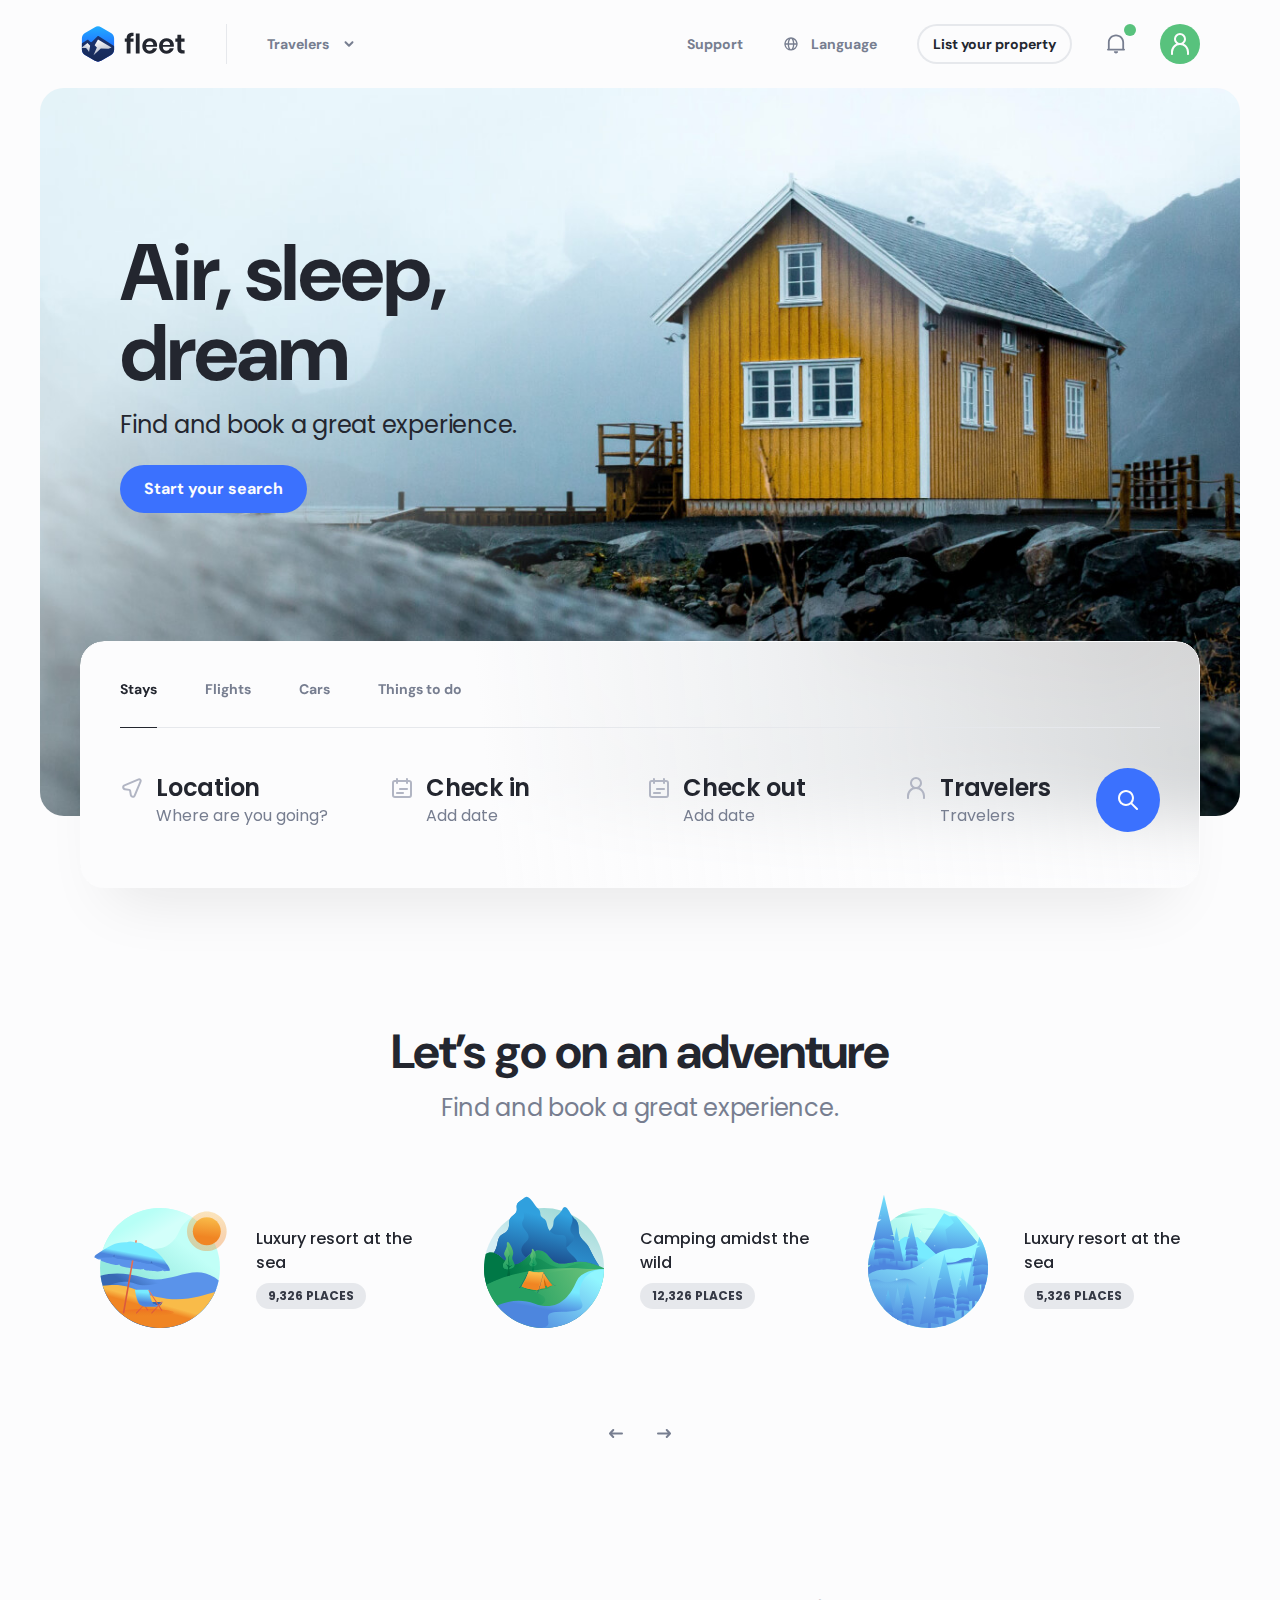
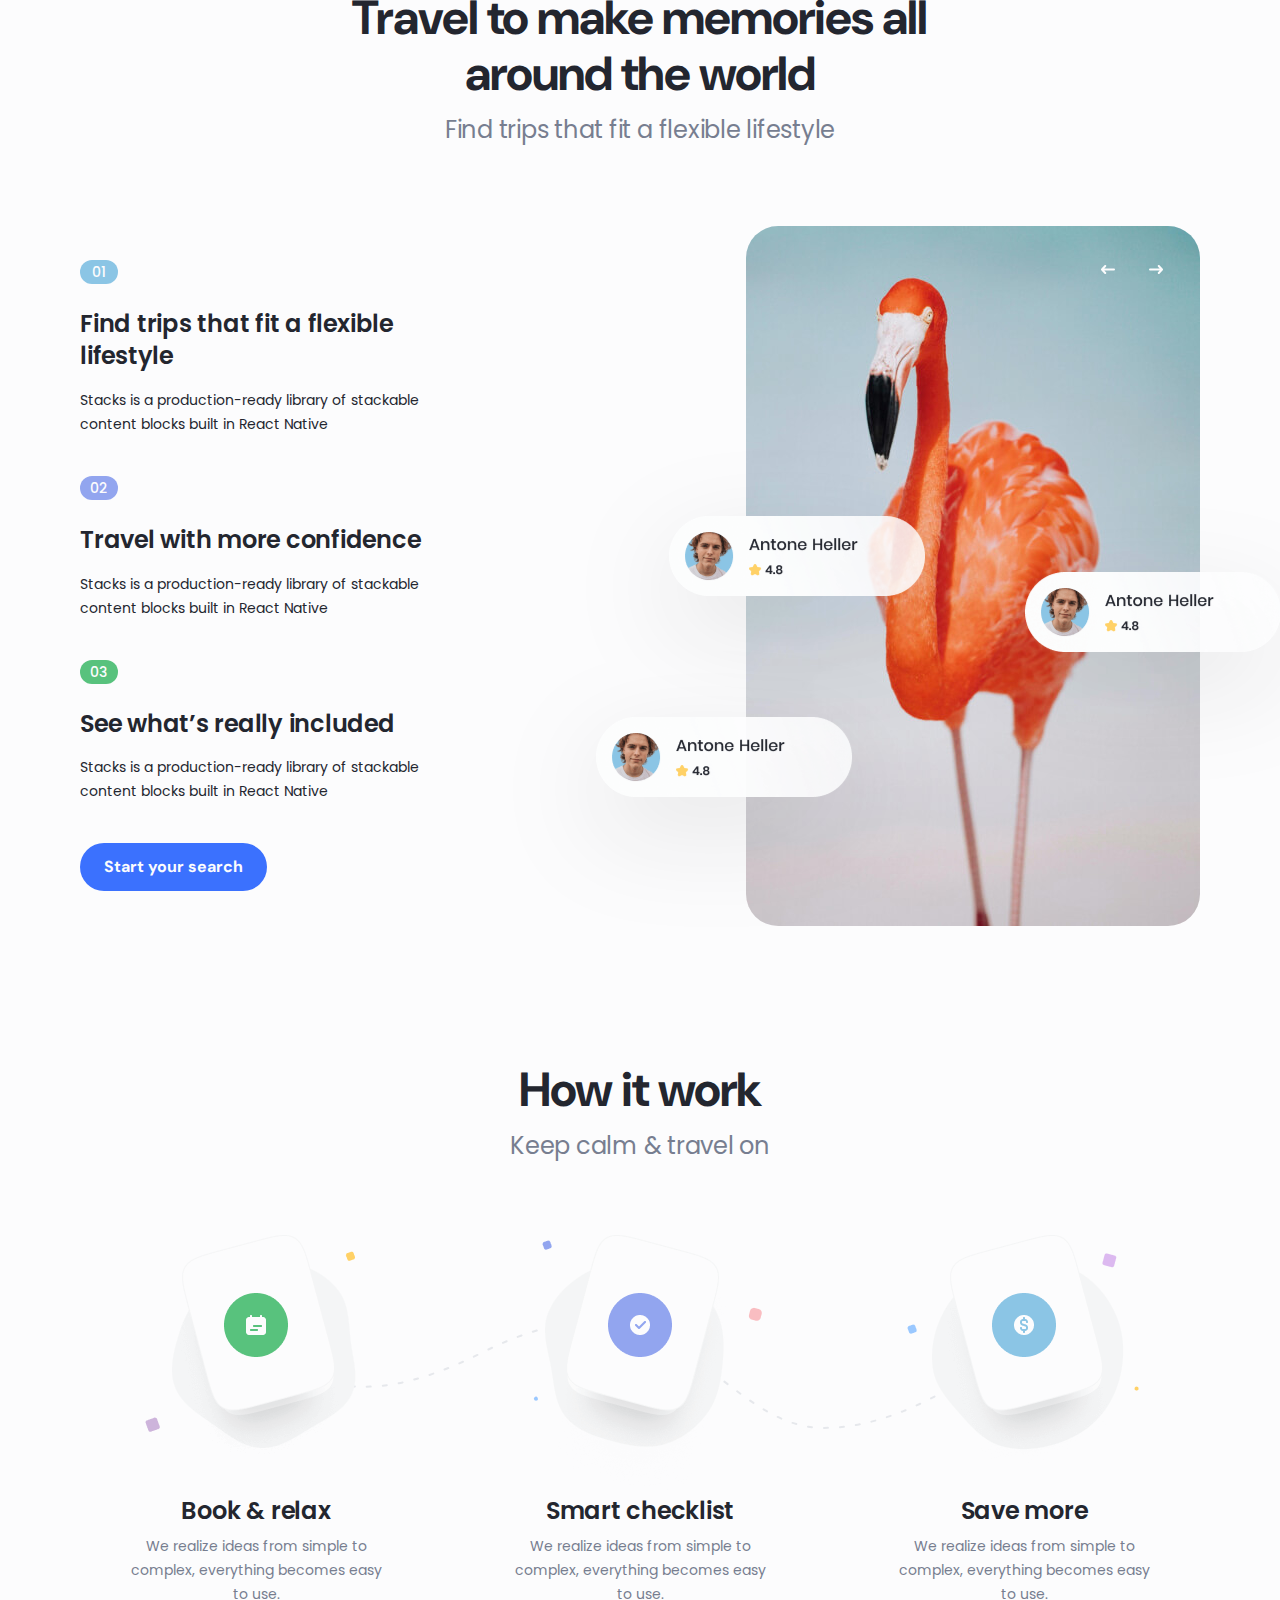
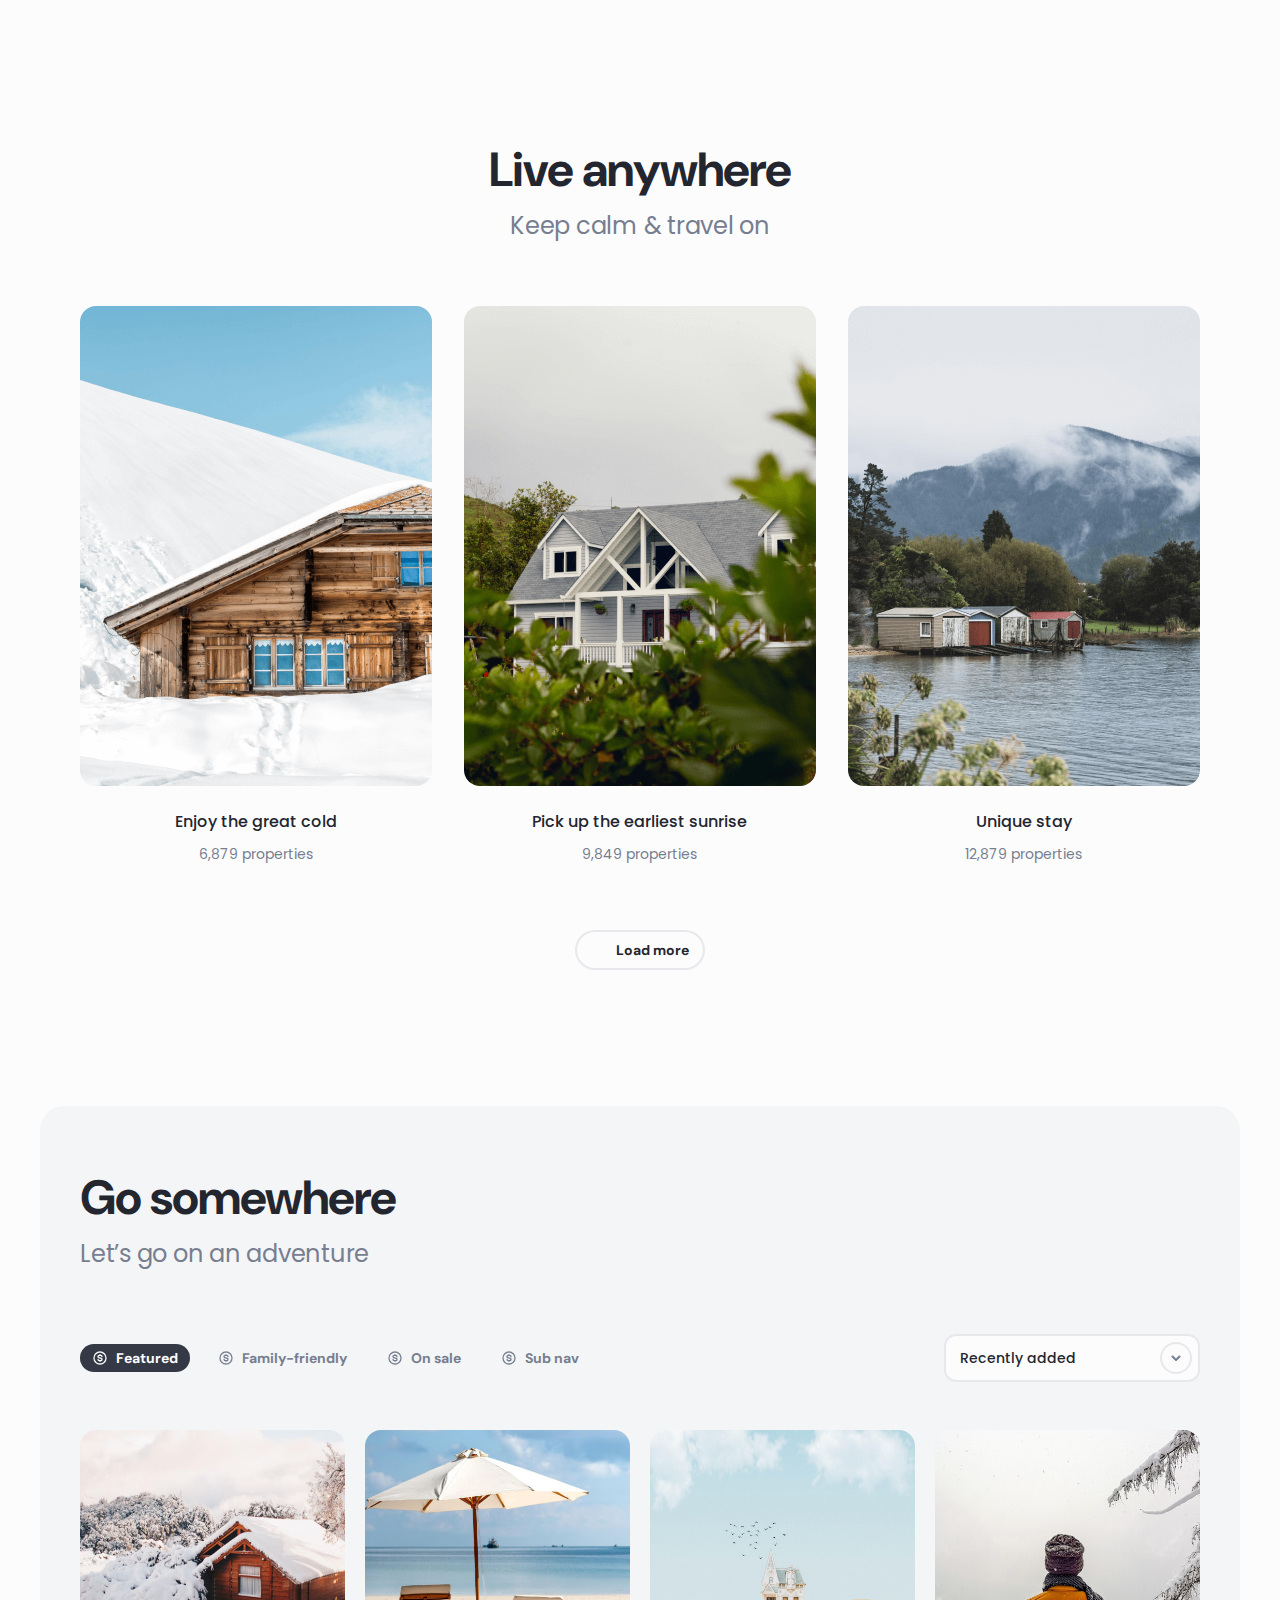
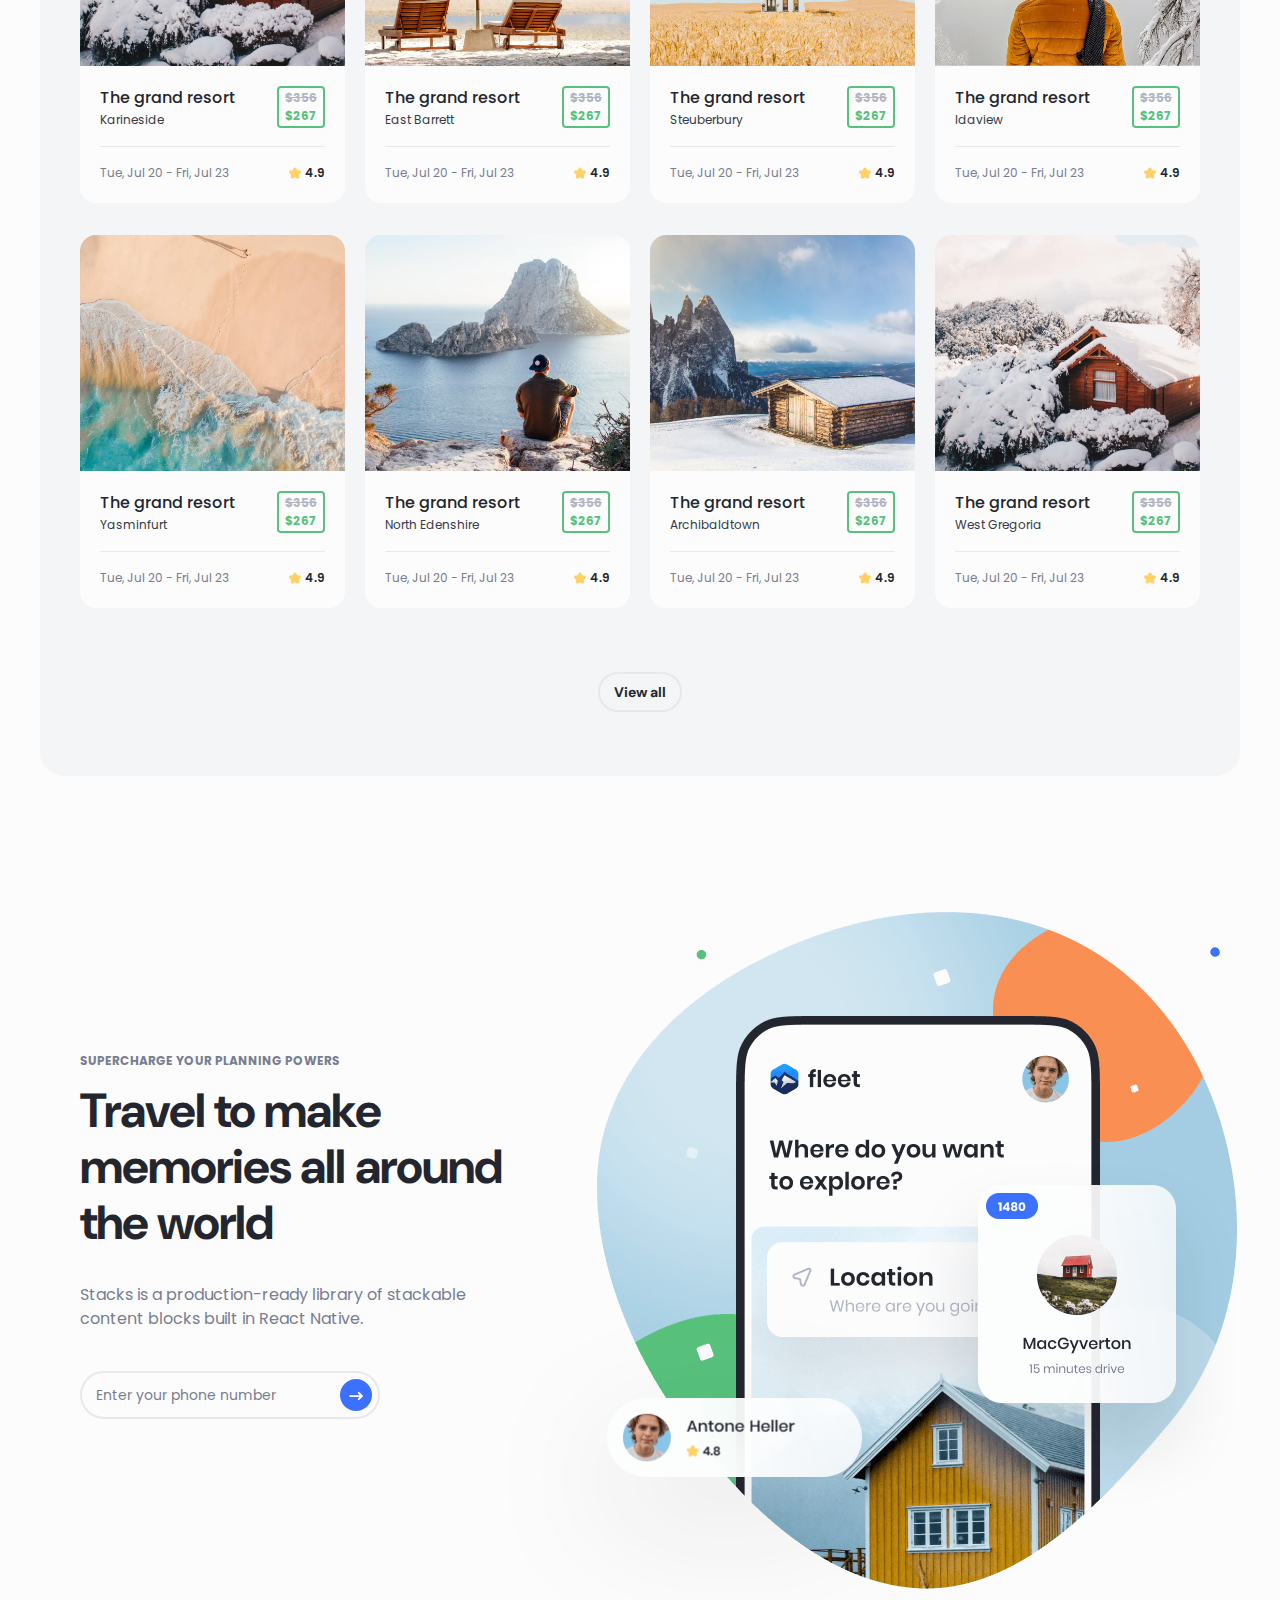
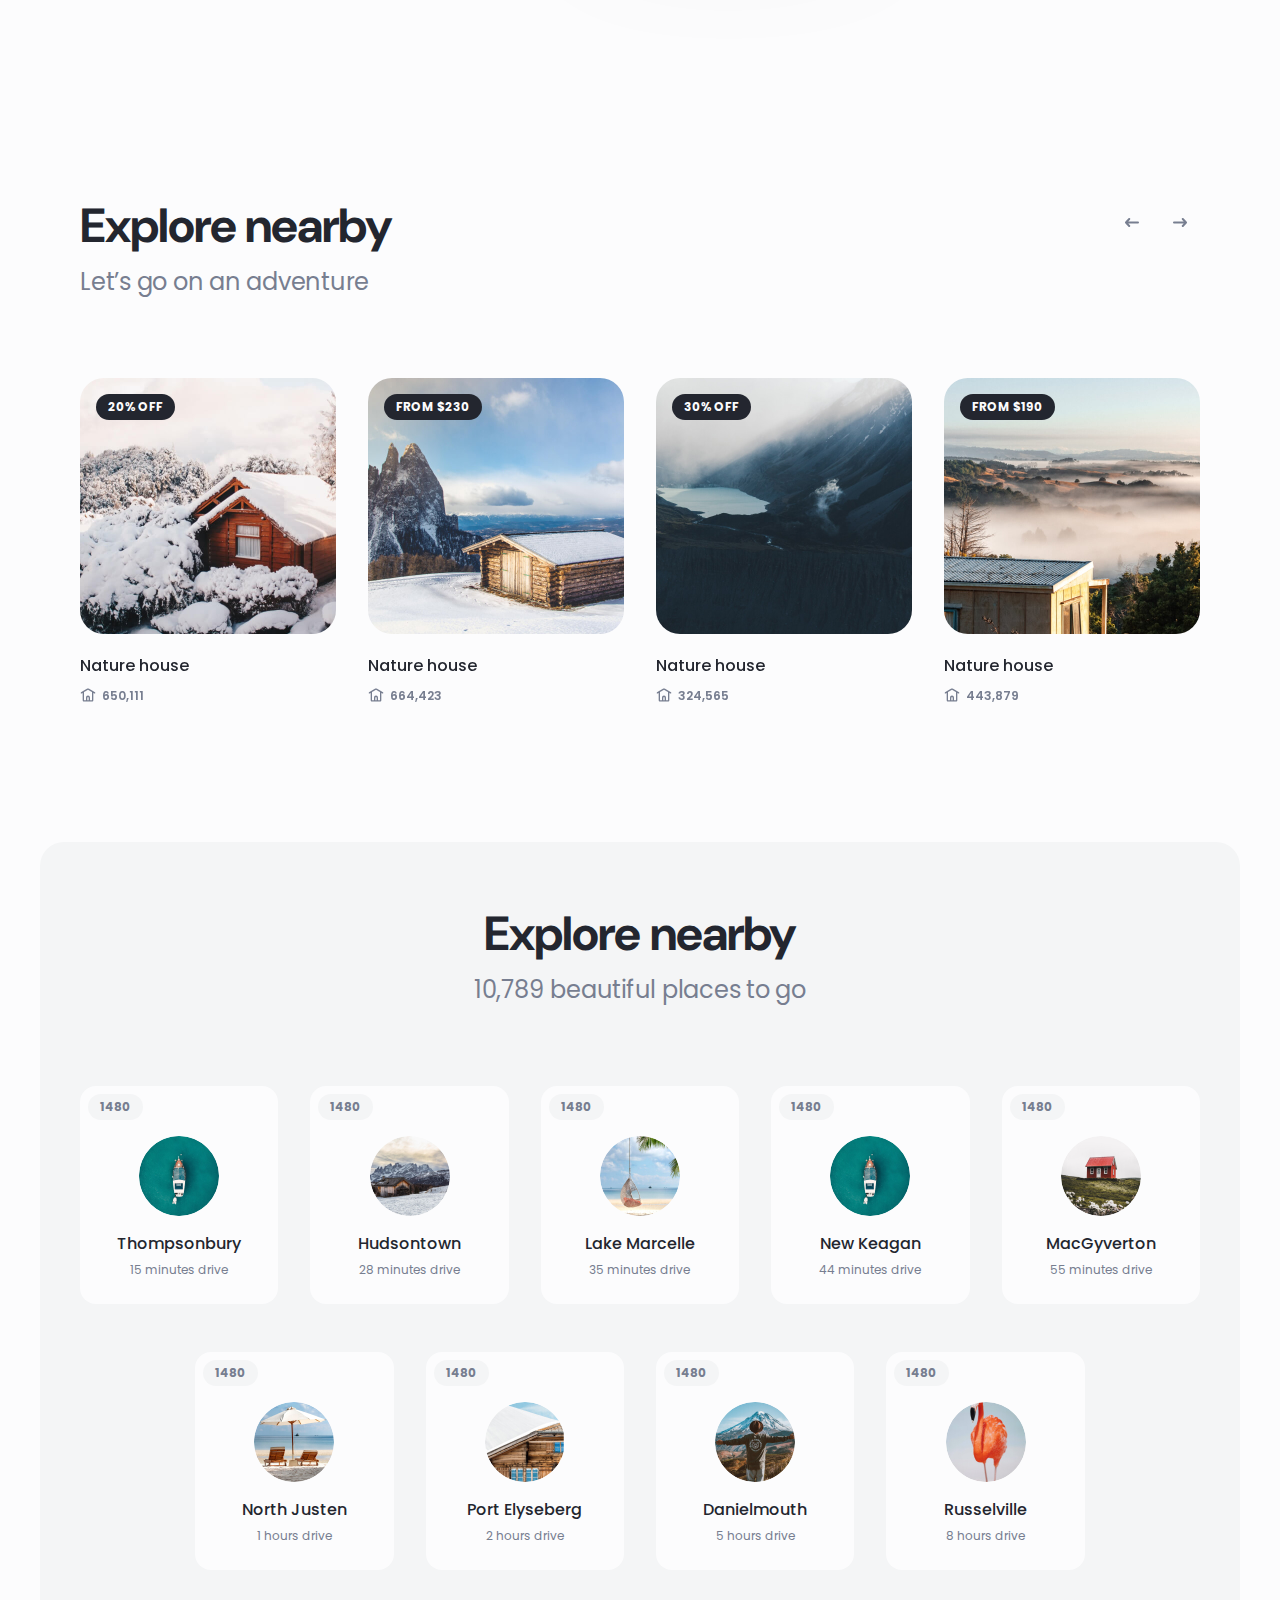
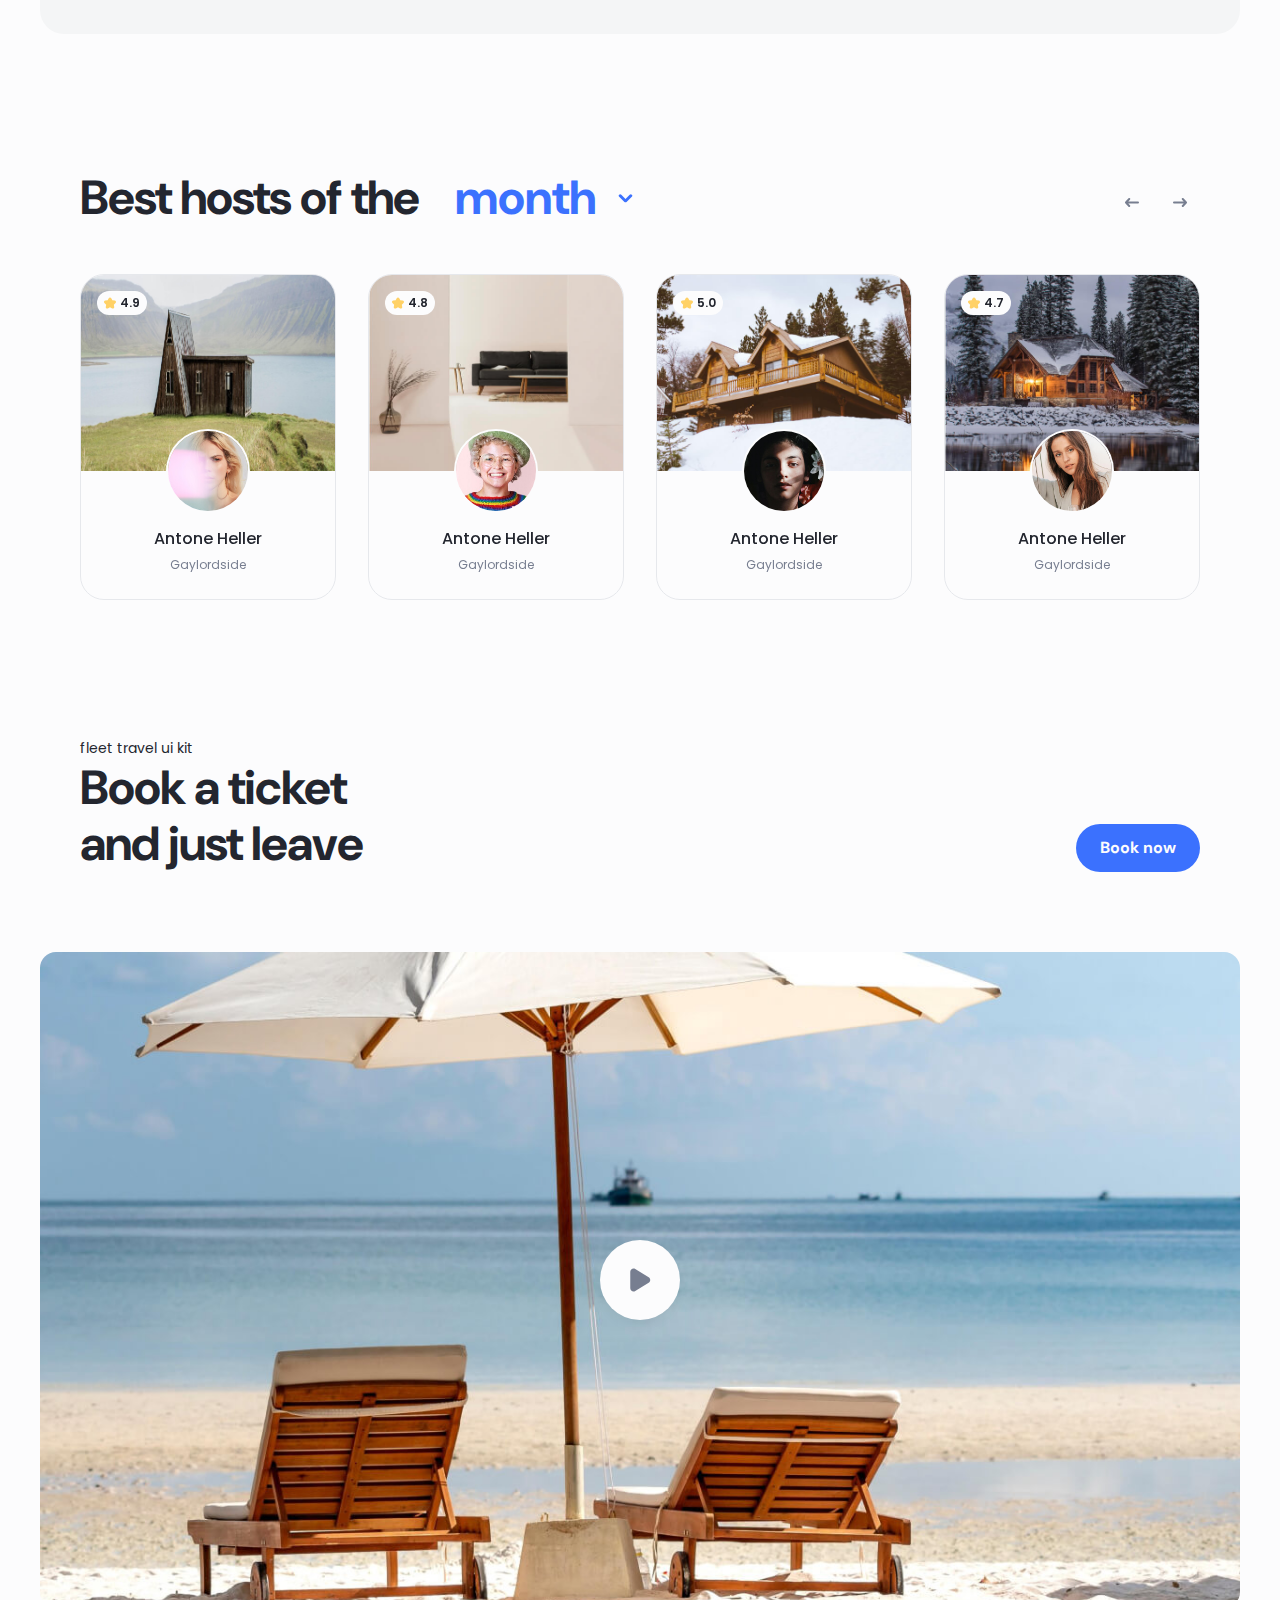
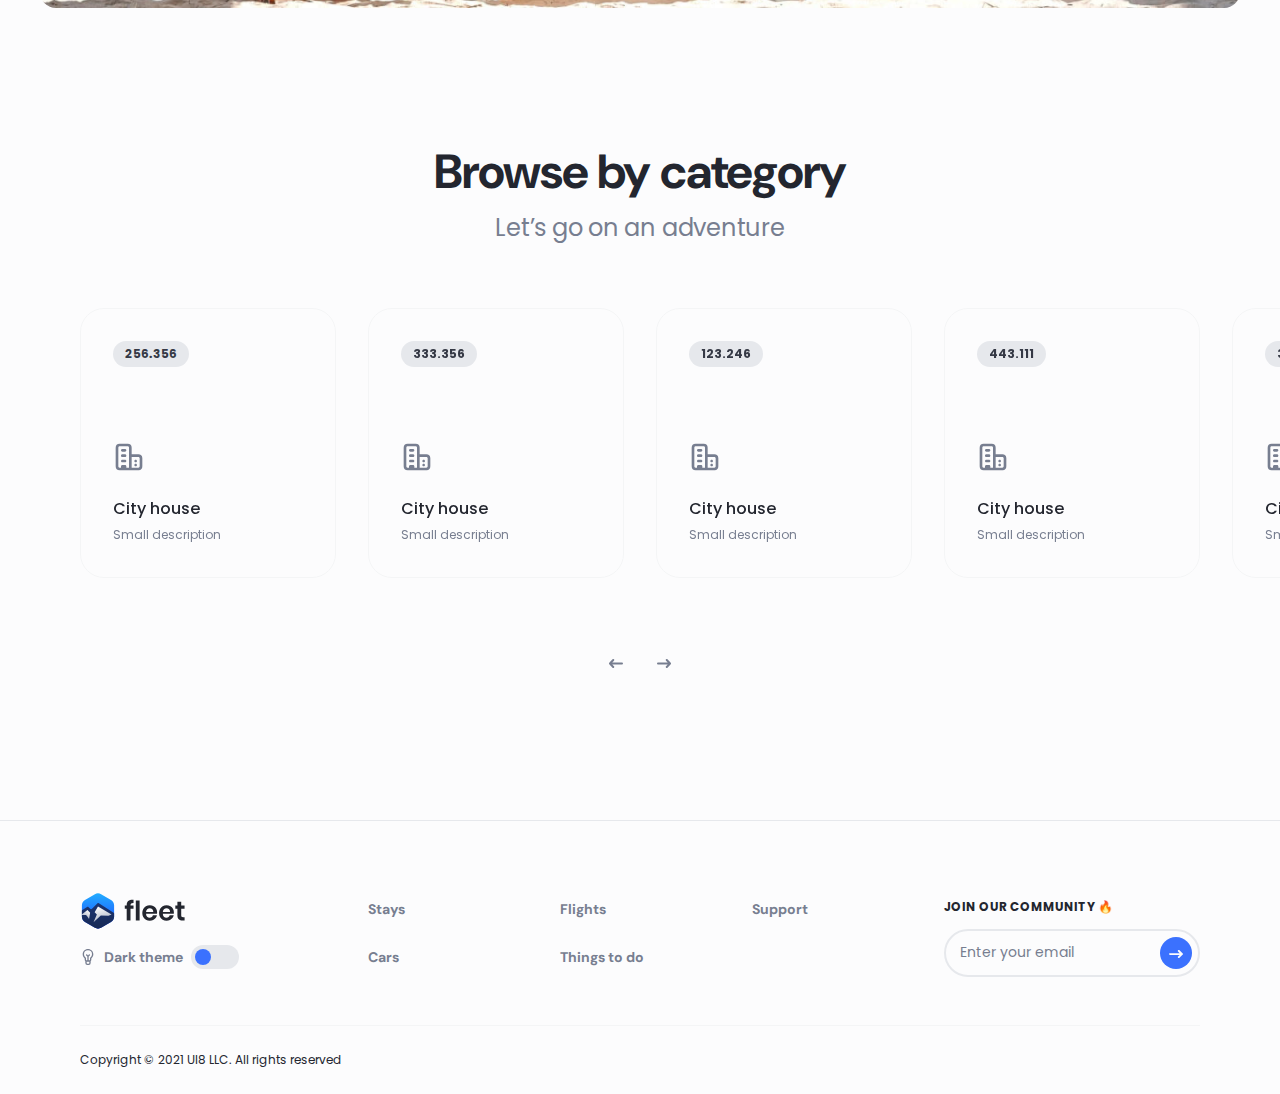
<file: index.html>
<!DOCTYPE html>
<html lang="en">
  <head>
    <meta charset="utf-8">
    <title>Fleet</title>
    <meta http-equiv="X-UA-Compatible" content="IE=Edge">
    <meta name="viewport" content="width=device-width, initial-scale=1, maximum-scale=1.0, user-scalable=no">
    <meta name="format-detection" content="telephone=no">
    <link rel="apple-touch-icon" sizes="180x180" href="img/apple-touch-icon.png">
    <link rel="icon" type="image/png" sizes="32x32" href="img/favicon-32x32.png">
    <link rel="icon" type="image/png" sizes="16x16" href="img/favicon-16x16.png">
    <link rel="manifest" href="img/site.webmanifest">
    <link rel="mask-icon" href="img/safari-pinned-tab.svg" color="#5bbad5">
    <meta name="msapplication-TileColor" content="#da532c">
    <meta name="theme-color" content="#ffffff">
    <meta name="description" content="Epic Travel Shopping Design Kit">
    <meta name="twitter:card" content="summary">
    <meta name="twitter:site" content="@ui8">
    <meta name="twitter:title" content="Fleet – Travel Shopping UI Kit">
    <meta name="twitter:description" content="Epic Travel Shopping Design Kit">
    <meta name="twitter:creator" content="@ui8">
    <meta name="twitter:image" content="https://ui8-fleet-html.herokuapp.com/img/twitter-card.jpg">
    <meta property="og:title" content="Fleet – Travel Shopping UI Kit">
    <meta property="og:type" content="Article">
    <meta property="og:url" content="https://ui8.net/ui8/products/fleet--travel-shopping-ui-design-kit">
    <meta property="og:image" content="https://ui8-fleet-html.herokuapp.com/img/fb-og-image.jpg">
    <meta property="og:description" content="Epic Travel Shopping Design Kit">
    <meta property="og:site_name" content="Fleet – Travel Shopping UI Kit">
    <meta property="fb:admins" content="132951670226590">
    <link rel="preconnect" href="https://fonts.gstatic.com">
    <link href="https://fonts.googleapis.com/css2?family=DM+Sans:wght@700&amp;family=Poppins:wght@400;500;600;700&amp;display=swap" rel="stylesheet">
    <link rel="stylesheet" media="all" href="css/app.min.css">
    <script>
      var viewportmeta = document.querySelector('meta[name="viewport"]');
      if (viewportmeta) {
        if (screen.width < 375) {
          var newScale = screen.width / 375;
          viewportmeta.content = 'width=375, minimum-scale=' + newScale + ', maximum-scale=1.0, user-scalable=no, initial-scale=' + newScale + '';
        } else {
          viewportmeta.content = 'width=device-width, maximum-scale=1.0, initial-scale=1.0';
        }
      }
    </script>
  </head>
  <body>
    <script>
      console.log(localStorage.getItem('darkMode'));
      if (localStorage.getItem('darkMode') === "on") {
        document.body.classList.add("dark");
        document.addEventListener("DOMContentLoaded", function() {
          document.querySelector('.js-theme input').checked = true;
        });
      }
    </script>
    <!-- outer-->
    <div class="outer">
      <!-- header-->
      <header class="header js-header authorization">
        <div class="header__center center"><a class="header__logo" href="index.html"><img class="some-icon" src="img/logo-dark.svg" alt="Fleet"><img class="some-icon-dark" src="img/logo-light.svg" alt="Fleet"></a>
          <div class="header__wrapper js-header-wrapper">
            <div class="header__item header__item_dropdown js-header-item">
              <button class="header__head js-header-head">Travelers
                <svg class="icon icon-arrow-down">
                  <use xlink:href="#icon-arrow-down"></use>
                </svg>
              </button>
              <div class="header__body js-header-body">
                <div class="header__menu"><a class="header__link active" href="index.html">
                    <svg class="icon icon-comment">
                      <use xlink:href="#icon-comment"></use>
                    </svg>Stays</a><a class="header__link" href="flights.html">
                    <svg class="icon icon-email">
                      <use xlink:href="#icon-email"></use>
                    </svg>Flights</a><a class="header__link" href="things-to-do.html">
                    <svg class="icon icon-home">
                      <use xlink:href="#icon-home"></use>
                      
                    </svg>Things to do</a><a class="header__link" href="cars.html">
                    <svg class="icon icon-email">
                      <use xlink:href="#icon-email"></use>
                    </svg>Cars</a>
                  </div>
              </div>
            </div><a class="header__item" href="support.html">Support</a>
            <div class="header__item header__item_language js-header-item">
              <button class="header__head js-header-head">
                <svg class="icon icon-globe">
                  <use xlink:href="#icon-globe"></use>
                </svg>Language
              </button>
              <div class="header__body js-header-body">
                <div class="header__list"><a class="header__box active" href="#">
                    <div class="header__category">English</div>
                    <div class="header__country">United States</div></a><a class="header__box" href="#">
                    <div class="header__category">Vietnamese</div>
                    <div class="header__country">Vietnamese</div></a><a class="header__box" href="#">
                    <div class="header__category">Français</div>
                    <div class="header__country">Belgique</div></a><a class="header__box" href="#">
                    <div class="header__category">Français</div>
                    <div class="header__country">Canada</div></a></div>
              </div>
            </div><a class="button button-stroke button-small header__button" href="list-your-property.html">List your property</a>
          </div>
          <div class="header__item header__item_notification js-header-item">
            <button class="header__head js-header-head active">
              <svg class="icon icon-notification">
                <use xlink:href="#icon-notification"></use>
              </svg>
            </button>
            <div class="header__body js-header-body">
              <div class="header__title">Notification</div>
              <div class="header__notifications"><a class="header__notification" href="message-center.html">
                  <div class="header__avatar"><img src="img/content/avatar-1.jpg" alt="Avatar"></div>
                  <div class="header__details">
                    <div class="header__subtitle">Kohaku Tora</div>
                    <div class="header__content">just sent you a message</div>
                    <div class="header__date">1 minute ago</div>
                    <div class="header__status" style="background-color: #3B71FE;"></div>
                  </div></a><a class="header__notification" href="message-center.html">
                  <div class="header__avatar"><img src="img/content/avatar-1.jpg" alt="Avatar"></div>
                  <div class="header__details">
                    <div class="header__subtitle">Kohaku Tora</div>
                    <div class="header__content">just sent you a message</div>
                    <div class="header__date">3 hours ago</div>
                    <div class="header__status" style="background-color: #3B71FE;"></div>
                  </div></a></div>
            </div>
          </div><a class="header__login js-popup-open" href="#popup-login" data-effect="mfp-zoom-in">
            <svg class="icon icon-user">
              <use xlink:href="#icon-user"></use>
            </svg></a>
          <div class="header__item header__item_user js-header-item">
            <button class="header__head js-header-head"><img src="img/content/avatar-2.jpg" alt="Avatar"></button>
            <div class="header__body js-header-body">
              <div class="header__group">
                <div class="header__menu"><a class="header__link" href="message-center.html">
                    <svg class="icon icon-comment">
                      <use xlink:href="#icon-comment"></use>
                    </svg>Messages</a><a class="header__link" href="bookings-list.html">
                    <svg class="icon icon-home">
                      <use xlink:href="#icon-home"></use>
                    </svg>Bookings</a><a class="header__link" href="wishlists.html">
                    <svg class="icon icon-email">
                      <use xlink:href="#icon-email"></use>
                    </svg>Wishlists</a></div>
                <div class="header__menu"><a class="header__link" href="list-your-property.html">
                    <svg class="icon icon-building">
                      <use xlink:href="#icon-building"></use>
                    </svg>List your property</a><a class="header__link" href="host-an-experience.html">
                    <svg class="icon icon-flag">
                      <use xlink:href="#icon-flag"></use>
                    </svg>Host an experience</a></div>
              </div>
              <div class="header__btns"><a class="button button-small header__button" href="account-setting.html">Account</a>
                <button class="button-stroke button-small header__button">Log out</button>
              </div>
            </div>
          </div>
          <button class="header__burger js-header-burger"></button>
        </div>
      </header>
      <!-- outer content-->
      <div class="outer__inner">
        <div class="section main main_stays">
          <div class="main__center center">
            <div class="main__preview">
              <picture>
                <source media="(max-width: 767px)" srcSet="img/content/main-pic-mobile-1.jpg"><img src="img/content/main-pic-1.jpg" alt="Main">
              </picture>
              <div class="main__wrap">
                <h1 class="main__title hero">Air, sleep, dream</h1>
                <div class="main__info info">Find and book a great experience.</div><a class="button main__button" href="stays-category.html">Start your search</a>
              </div>
            </div>
            <div class="panel panel_stays">
              <div class="panel__background"></div>
              <div class="panel__nav"><a class="panel__link active" href="index.html">Stays</a><a class="panel__link" href="flights.html">Flights</a><a class="panel__link" href="cars.html">Cars</a><a class="panel__link" href="things-to-do.html">Things to do</a></div>
              <div class="panel__body">
                <div class="panel__row">
                  <div class="location js-location">
                    <div class="location__head js-location-head">
                      <div class="location__icon">
                        <svg class="icon icon-location">
                          <use xlink:href="#icon-location"></use>
                        </svg>
                      </div>
                      <input class="location__input js-location-input" type="text" name="location" autocomplete="off" placeholder="Location"/>
                      <div class="location__description">Where are you going?</div>
                      <button class="location__clear js-location-clear">
                        <svg class="icon icon-close-circle">
                          <use xlink:href="#icon-close-circle"></use>
                        </svg>
                      </button>
                    </div>
                    <div class="location__body js-location-body">
                      <div class="location__list"><a class="location__item js-location-item" href="#">New York, NY</a><a class="location__item js-location-item" href="#">New York, Manhattan</a><a class="location__item js-location-item" href="#">New Zealand</a><a class="location__item js-location-item" href="#">New Smyrna Beach, FL</a><a class="location__item js-location-item" href="#">Newark, NJ</a></div>
                    </div>
                  </div>
                  <div class="datepicker js-date-range" data-format="MMM DD, YYYY" data-container=".datepicker">
                    <div class="datepicker__list">
                      <div class="datepicker__item">
                        <input class="datepicker__input js-date-from" type="text" placeholder="Check in" readonly="readonly"/>
                        <div class="datepicker__icon">
                          <svg class="icon icon-calendar">
                            <use xlink:href="#icon-calendar"></use>
                          </svg>
                        </div>
                        <div class="datepicker__description">Add date</div>
                      </div>
                      <div class="datepicker__item">
                        <input class="datepicker__input js-date-to" type="text" placeholder="Check out" readonly="readonly"/>
                        <div class="datepicker__icon">
                          <svg class="icon icon-calendar">
                            <use xlink:href="#icon-calendar"></use>
                          </svg>
                        </div>
                        <div class="datepicker__description">Add date</div>
                      </div>
                    </div>
                  </div>
                  <div class="travelers js-travelers">
                    <div class="travelers__head js-travelers-head">
                      <div class="travelers__icon">
                        <svg class="icon icon-user">
                          <use xlink:href="#icon-user"></use>
                        </svg>
                      </div>
                      <div class="travelers__content js-travelers-content">Travelers</div>
                      <div class="travelers__description">Travelers</div>
                    </div>
                    <div class="travelers__body js-travelers-body">
                      <div class="travelers__item">
                        <div class="travelers__details">
                          <div class="travelers__category">Adults</div>
                          <div class="travelers__text">Ages 13 or above</div>
                        </div>
                        <div class="counter js-counter" data-min="0">
                          <button class="counter__button js-counter-button js-counter-minus disabled" type="button">
                            <svg class="icon icon-minus-circle">
                              <use xlink:href="#icon-minus-circle"></use>
                            </svg>
                          </button>
                          <div class="counter__value js-counter-value"></div>
                          <button class="counter__button js-counter-button js-counter-plus" type="button">
                            <svg class="icon icon-plus-circle">
                              <use xlink:href="#icon-plus-circle"></use>
                            </svg>
                          </button>
                          <input class="js-counter-input js-counter-result js-counter-adults" type="hidden"/>
                        </div>
                      </div>
                      <div class="travelers__item">
                        <div class="travelers__details">
                          <div class="travelers__category">Children</div>
                          <div class="travelers__text">Ages 2 - 12</div>
                        </div>
                        <div class="counter js-counter" data-min="0">
                          <button class="counter__button js-counter-button js-counter-minus disabled" type="button">
                            <svg class="icon icon-minus-circle">
                              <use xlink:href="#icon-minus-circle"></use>
                            </svg>
                          </button>
                          <div class="counter__value js-counter-value"></div>
                          <button class="counter__button js-counter-button js-counter-plus" type="button">
                            <svg class="icon icon-plus-circle">
                              <use xlink:href="#icon-plus-circle"></use>
                            </svg>
                          </button>
                          
                          <input class="js-counter-input js-counter-result js-counter-children" type="hidden"/>
                        </div>
                      </div>
                      <div class="travelers__item">
                        <div class="travelers__details">
                          <div class="travelers__category">Adults</div>
                          <div class="travelers__text">Under 2</div>
                        </div>
                        <div class="counter js-counter" data-min="0">
                          <button class="counter__button js-counter-button js-counter-minus disabled" type="button">
                            <svg class="icon icon-minus-circle">
                              <use xlink:href="#icon-minus-circle"></use>
                            </svg>
                          </button>
                          <div class="counter__value js-counter-value"></div>
                          <button class="counter__button js-counter-button js-counter-plus" type="button">
                            <svg class="icon icon-plus-circle">
                              <use xlink:href="#icon-plus-circle"></use>
                            </svg>
                          </button>
                          <input class="js-counter-input js-counter-result js-counter-babies" type="hidden"/>
                        </div>
                      </div>
                    </div>
                  </div><a class="panel__search" href="stays-category.html">
                    <svg class="icon icon-search">
                      <use xlink:href="#icon-search"></use>
                    </svg></a>
                </div>
              </div>
            </div>
          </div>
        </div>
        <div class="section adventure">
          <div class="adventure__center center">
            <div class="adventure__head">
              <h2 class="adventure__title h2">Let’s go on an adventure</h2>
              <div class="adventure__info info">Find and book a great experience.</div>
            </div>
            <div class="adventure__wrapper">
              <div class="adventure__slider js-slider-adventure">
                                <div class="adventure__item">
                                  <div class="adventure__preview"><img src="img/content/adventure-pic-1.svg" alt="Adventure"></div>
                                  <div class="adventure__details">
                                    <div class="adventure__subtitle">Luxury resort at the sea</div><a class="status adventure__places" href="stays-category.html">9,326 places</a>
                                  </div>
                                </div>
                                <div class="adventure__item">
                                  <div class="adventure__preview"><img src="img/content/adventure-pic-2.svg" alt="Adventure"></div>
                                  <div class="adventure__details">
                                    <div class="adventure__subtitle">Camping amidst the wild</div><a class="status adventure__places" href="stays-category.html">12,326 places</a>
                                  </div>
                                </div>
                                <div class="adventure__item">
                                  <div class="adventure__preview"><img src="img/content/adventure-pic-3.svg" alt="Adventure"></div>
                                  <div class="adventure__details">
                                    <div class="adventure__subtitle">Luxury resort at the sea</div><a class="status adventure__places" href="stays-category.html">5,326 places</a>
                                  </div>
                                </div>
                                <div class="adventure__item">
                                  <div class="adventure__preview"><img src="img/content/adventure-pic-1.svg" alt="Adventure"></div>
                                  <div class="adventure__details">
                                    <div class="adventure__subtitle">Luxury resort at the sea</div><a class="status adventure__places" href="stays-category.html">9,326 places</a>
                                  </div>
                                </div>
                                <div class="adventure__item">
                                  <div class="adventure__preview"><img src="img/content/adventure-pic-2.svg" alt="Adventure"></div>
                                  <div class="adventure__details">
                                    <div class="adventure__subtitle">Camping amidst the wild</div><a class="status adventure__places" href="stays-category.html">12,326 places</a>
                                  </div>
                                </div>
                                <div class="adventure__item">
                                  <div class="adventure__preview"><img src="img/content/adventure-pic-3.svg" alt="Adventure"></div>
                                  <div class="adventure__details">
                                    <div class="adventure__subtitle">Luxury resort at the sea</div><a class="status adventure__places" href="stays-category.html">5,326 places</a>
                                  </div>
                                </div>
              </div>
            </div>
          </div>
        </div>
        <div class="section travel">
          <div class="travel__center center">
            <div class="travel__head">
              <h2 class="travel__title h2">Travel to make memories all around the world</h2>
              <div class="travel__info info">Find trips that fit a flexible lifestyle</div>
            </div>
            <div class="travel__row">
              <div class="travel__col">
                <div class="travel__list">
                  <div class="travel__item">
                    <div class="travel__number" style="background-color: #8BC5E5;">01</div>
                    <div class="travel__subtitle">Find trips that fit a flexible lifestyle</div>
                    <div class="travel__content">Stacks is a production-ready library of stackable content blocks built in React Native</div>
                  </div>
                  <div class="travel__item">
                    <div class="travel__number" style="background-color: #92A5EF;">02</div>
                    <div class="travel__subtitle">Travel with more confidence</div>
                    <div class="travel__content">Stacks is a production-ready library of stackable content blocks built in React Native</div>
                  </div>
                  <div class="travel__item">
                    <div class="travel__number" style="background-color: #58C27D;">03</div>
                    <div class="travel__subtitle">See what’s really included</div>
                    <div class="travel__content">Stacks is a production-ready library of stackable content blocks built in React Native</div>
                  </div>
                </div><a class="button travel__button" href="stays-category.html">Start your search</a>
              </div>
              <div class="travel__col">
                <div class="travel__wrapper">
                  <div class="travel__slider js-slider-travel">
                    <div class="travel__gallery">
                      <div class="travel__bg"><img srcSet="img/content/travel-pic-1@2x.jpg 2x" src="img/content/travel-pic-1.jpg" alt="Travel"></div>
                      <div class="travel__group">
                        <div class="travel__preview"><img class="some-icon" srcSet="img/content/appraisal-pic-1@2x.png 2x" src="img/content/appraisal-pic-1.png" alt="Appraisal"><img class="some-icon-dark" srcSet="img/content/appraisal-pic-dark-1@2x.png 2x" src="img/content/appraisal-pic-dark-1.png" alt="Appraisal"></div>
                        <div class="travel__preview"><img class="some-icon" srcSet="img/content/appraisal-pic-1@2x.png 2x" src="img/content/appraisal-pic-1.png" alt="Appraisal"><img class="some-icon-dark" srcSet="img/content/appraisal-pic-dark-1@2x.png 2x" src="img/content/appraisal-pic-dark-1.png" alt="Appraisal"></div>
                        <div class="travel__preview"><img class="some-icon" srcSet="img/content/appraisal-pic-1@2x.png 2x" src="img/content/appraisal-pic-1.png" alt="Appraisal"><img class="some-icon-dark" srcSet="img/content/appraisal-pic-dark-1@2x.png 2x" src="img/content/appraisal-pic-dark-1.png" alt="Appraisal"></div>
                      </div>
                    </div>
                    <div class="travel__gallery">
                      <div class="travel__bg"><img srcSet="img/content/travel-pic-1@2x.jpg 2x" src="img/content/travel-pic-1.jpg" alt="Travel"></div>
                      <div class="travel__group">
                        <div class="travel__preview"><img class="some-icon" srcSet="img/content/appraisal-pic-1@2x.png 2x" src="img/content/appraisal-pic-1.png" alt="Appraisal"><img class="some-icon-dark" srcSet="img/content/appraisal-pic-dark-1@2x.png 2x" src="img/content/appraisal-pic-dark-1.png" alt="Appraisal"></div>
                        <div class="travel__preview"><img class="some-icon" srcSet="img/content/appraisal-pic-1@2x.png 2x" src="img/content/appraisal-pic-1.png" alt="Appraisal"><img class="some-icon-dark" srcSet="img/content/appraisal-pic-dark-1@2x.png 2x" src="img/content/appraisal-pic-dark-1.png" alt="Appraisal"></div>
                      </div>
                    </div>
                  </div>
                </div>
              </div>
            </div>
          </div>
        </div>
        <div class="section work">
          <div class="work__center center">
            <div class="work__head">
              <h2 class="work__title h2">How it work</h2>
              <div class="work__info info">Keep calm & travel on</div>
            </div>
            <div class="work__body">
              <div class="work__line">
                <svg width="839" height="137" viewBox="0 0 839 137" fill="none" xmlns="http://www.w3.org/2000/svg">
                  <path d="M838 4.83887C823.237 25.0088 713.617 137.14 601.48 135.889C497.352 134.728 454.07 -36.7167 262.536 60.1723C94.2489 145.302 53.9174 52.5844 1.07634 1.99272" stroke="#E6E8EC" stroke-width="2" stroke-linecap="round" stroke-linejoin="round" stroke-dasharray="4 12"></path>
                </svg>
              </div>
              <div class="work__list">
                <div class="work__item">
                  <div class="work__preview"><img class="some-icon" srcSet="img/content/work-pic-1@2x.png 2x" src="img/content/work-pic-1.png" alt="Work"><img class="some-icon-dark" srcSet="img/content/work-pic-dark-1@2x.png 2x" src="img/content/work-pic-dark-1.png" alt="Work"></div>
                  <div class="work__subtitle">Book & relax</div>
                  <div class="work__content">We realize ideas from simple to complex, everything becomes easy to use.</div>
                </div>
                <div class="work__item">
                  <div class="work__preview"><img class="some-icon" srcSet="img/content/work-pic-2@2x.png 2x" src="img/content/work-pic-2.png" alt="Work"><img class="some-icon-dark" srcSet="img/content/work-pic-dark-2@2x.png 2x" src="img/content/work-pic-dark-2.png" alt="Work"></div>
                  <div class="work__subtitle">Smart checklist</div>
                  <div class="work__content">We realize ideas from simple to complex, everything becomes easy to use.</div>
                </div>
                <div class="work__item">
                  <div class="work__preview"><img class="some-icon" srcSet="img/content/work-pic-3@2x.png 2x" src="img/content/work-pic-3.png" alt="Work"><img class="some-icon-dark" srcSet="img/content/work-pic-dark-3@2x.png 2x" src="img/content/work-pic-dark-3.png" alt="Work"></div>
                  <div class="work__subtitle">Save more</div>
                  <div class="work__content">We realize ideas from simple to complex, everything becomes easy to use.</div>
                </div>
              </div>
            </div>
          </div>
        </div>
        <div class="section live">
          <div class="live__center center">
            <div class="live__head">
              <h2 class="live__title h2">Live anywhere</h2>
              <div class="live__info info">Keep calm & travel on</div>
            </div>
            <div class="live__wrapper">
              <div class="live__slider js-slider-live js-slider-resize"><a class="live__item" href="stays-category.html">
                  <div class="live__preview"><img srcSet="img/content/live-pic-1@2x.png 2x" src="img/content/live-pic-1.png" alt="Live"></div>
                  <div class="live__subtitle">Enjoy the great cold</div>
                  <div class="live__content">6,879 properties</div></a><a class="live__item" href="stays-category.html">
                  <div class="live__preview"><img srcSet="img/content/live-pic-2@2x.png 2x" src="img/content/live-pic-2.png" alt="Live"></div>
                  <div class="live__subtitle">Pick up the earliest sunrise</div>
                  <div class="live__content">9,849 properties</div></a><a class="live__item" href="stays-category.html">
                  <div class="live__preview"><img srcSet="img/content/live-pic-3@2x.png 2x" src="img/content/live-pic-3.png" alt="Live"></div>
                  <div class="live__subtitle">Unique stay</div>
                  <div class="live__content">12,879 properties</div></a><a class="live__item" href="stays-category.html">
                  <div class="live__preview"><img srcSet="img/content/live-pic-2@2x.png 2x" src="img/content/live-pic-2.png" alt="Live"></div>
                  <div class="live__subtitle">Enjoy the great cold</div>
                  <div class="live__content">6,879 properties</div></a><a class="live__item" href="stays-category.html">
                  <div class="live__preview"><img srcSet="img/content/live-pic-1@2x.png 2x" src="img/content/live-pic-1.png" alt="Live"></div>
                  <div class="live__subtitle">Pick up the earliest sunrise</div>
                  <div class="live__content">9,849 properties</div></a><a class="live__item" href="stays-category.html">
                  <div class="live__preview"><img srcSet="img/content/live-pic-3@2x.png 2x" src="img/content/live-pic-3.png" alt="Live"></div>
                  <div class="live__subtitle">Unique stay</div>
                  <div class="live__content">12,879 properties</div></a></div>
            </div>
            <div class="live__btns">
              <button class="button-stroke button-small live__button">
                <div class="loader"></div><span>Load more</span>
              </button>
            </div>
          </div>
        </div>
        <div class="section travels">
          <div class="travels__center center">
            <div class="travels__wrapper">
              <h2 class="travels__title h2">Go somewhere</h2>
              <div class="travels__info info">Let’s go on an adventure</div>
              <div class="travels__sorting">
                <div class="nav"><a class="nav__link active" href="#">
                    <svg class="icon icon-coin">
                      <use xlink:href="#icon-coin"></use>
                    </svg>Featured</a><a class="nav__link" href="#">
                    <svg class="icon icon-coin">
                      <use xlink:href="#icon-coin"></use>
                    </svg>Family-friendly</a><a class="nav__link" href="#">
                    <svg class="icon icon-coin">
                      <use xlink:href="#icon-coin"></use>
                    </svg>On sale</a><a class="nav__link" href="#">
                    <svg class="icon icon-coin">
                      <use xlink:href="#icon-coin"></use>
                    </svg>Sub nav</a></div>
                <div class="travels__select tablet-show">
                  <select class="select">
                    <option>Featured</option>
                    <option>Family-friendly</option>
                    <option>On sale</option>
                    <option>Sub nav</option>
                  </select>
                </div>
                <div class="travels__select">
                  <select class="select">
                    <option>Recently added</option>
                    <option>Long added</option>
                  </select>
                </div>
              </div>
              <div class="travels__list"><a class="travels__card" href="stays-product.html">
                                  <div class="travels__preview"><img srcSet="img/content/catalog-pic-1.jpg 2x" src="img/content/catalog-pic-1@2x.jpg" alt="Card"></div>
                                  <div class="travels__body">
                                    <div class="travels__line">
                                      <div class="travels__details">
                                        <div class="travels__subtitle">The grand resort</div>
                                        <div class="travels__location">Karineside</div>
                                      </div>
                                      <div class="travels__price">
                                        <div class="travels__old">$356</div>
                                        <div class="travels__actual">$267</div>
                                      </div>
                                    </div>
                                    <div class="travels__line">
                                      <div class="travels__date">Tue, Jul 20 - Fri, Jul 23</div>
                                      <div class="travels__rating">
                                        <svg class="icon icon-star">
                                          <use xlink:href="#icon-star"></use>
                                        </svg>4.9
                                      </div>
                                    </div>
                                  </div></a><a class="travels__card" href="stays-product.html">
                                  <div class="travels__preview"><img srcSet="img/content/catalog-pic-2.jpg 2x" src="img/content/catalog-pic-2@2x.jpg" alt="Card"></div>
                                  <div class="travels__body">
                                    <div class="travels__line">
                                      <div class="travels__details">
                                        <div class="travels__subtitle">The grand resort</div>
                                        <div class="travels__location">East Barrett</div>
                                      </div>
                                      <div class="travels__price">
                                        <div class="travels__old">$356</div>
                                        <div class="travels__actual">$267</div>
                                      </div>
                                    </div>
                                    <div class="travels__line">
                                      <div class="travels__date">Tue, Jul 20 - Fri, Jul 23</div>
                                      <div class="travels__rating">
                                        <svg class="icon icon-star">
                                          <use xlink:href="#icon-star"></use>
                                        </svg>4.9
                                      </div>
                                    </div>
                                  </div></a><a class="travels__card" href="stays-product.html">
                                  <div class="travels__preview"><img srcSet="img/content/catalog-pic-3.jpg 2x" src="img/content/catalog-pic-3@2x.jpg" alt="Card"></div>
                                  <div class="travels__body">
                                    <div class="travels__line">
                                      <div class="travels__details">
                                        <div class="travels__subtitle">The grand resort</div>
                                        <div class="travels__location">Steuberbury</div>
                                      </div>
                                      <div class="travels__price">
                                        <div class="travels__old">$356</div>
                                        <div class="travels__actual">$267</div>
                                      </div>
                                    </div>
                                    <div class="travels__line">
                                      <div class="travels__date">Tue, Jul 20 - Fri, Jul 23</div>
                                      <div class="travels__rating">
                                        <svg class="icon icon-star">
                                          <use xlink:href="#icon-star"></use>
                                        </svg>4.9
                                      </div>
                                    </div>
                                  </div></a><a class="travels__card" href="stays-product.html">
                                  <div class="travels__preview"><img srcSet="img/content/catalog-pic-4.jpg 2x" src="img/content/catalog-pic-4@2x.jpg" alt="Card"></div>
                                  <div class="travels__body">
                                    <div class="travels__line">
                                      <div class="travels__details">
                                        <div class="travels__subtitle">The grand resort</div>
                                        <div class="travels__location">Idaview</div>
                                      </div>
                                      <div class="travels__price">
                                        <div class="travels__old">$356</div>
                                        <div class="travels__actual">$267</div>
                                      </div>
                                    </div>
                                    <div class="travels__line">
                                      <div class="travels__date">Tue, Jul 20 - Fri, Jul 23</div>
                                      <div class="travels__rating">
                                        <svg class="icon icon-star">
                                          <use xlink:href="#icon-star"></use>
                                        </svg>4.9
                                      </div>
                                    </div>
                                  </div></a><a class="travels__card" href="stays-product.html">
                                  <div class="travels__preview"><img srcSet="img/content/catalog-pic-5.jpg 2x" src="img/content/catalog-pic-5@2x.jpg" alt="Card"></div>
                                  <div class="travels__body">
                                    <div class="travels__line">
                                      <div class="travels__details">
                                        <div class="travels__subtitle">The grand resort</div>
                                        <div class="travels__location">Yasminfurt</div>
                                      </div>
                                      <div class="travels__price">
                                        <div class="travels__old">$356</div>
                                        <div class="travels__actual">$267</div>
                                      </div>
                                    </div>
                                    <div class="travels__line">
                                      <div class="travels__date">Tue, Jul 20 - Fri, Jul 23</div>
                                      <div class="travels__rating">
                                        <svg class="icon icon-star">
                                          <use xlink:href="#icon-star"></use>
                                        </svg>4.9
                                      </div>
                                    </div>
                                  </div></a><a class="travels__card" href="stays-product.html">
                                  <div class="travels__preview"><img srcSet="img/content/catalog-pic-6.jpg 2x" src="img/content/catalog-pic-6@2x.jpg" alt="Card"></div>
                                  <div class="travels__body">
                                    <div class="travels__line">
                                      <div class="travels__details">
                                        <div class="travels__subtitle">The grand resort</div>
                                        <div class="travels__location">North Edenshire</div>
                                      </div>
                                      <div class="travels__price">
                                        <div class="travels__old">$356</div>
                                        <div class="travels__actual">$267</div>
                                      </div>
                                    </div>
                                    <div class="travels__line">
                                      <div class="travels__date">Tue, Jul 20 - Fri, Jul 23</div>
                                      <div class="travels__rating">
                                        <svg class="icon icon-star">
                                          <use xlink:href="#icon-star"></use>
                                        </svg>4.9
                                      </div>
                                    </div>
                                  </div></a><a class="travels__card" href="stays-product.html">
                                  <div class="travels__preview"><img srcSet="img/content/catalog-pic-7.jpg 2x" src="img/content/catalog-pic-7@2x.jpg" alt="Card"></div>
                                  <div class="travels__body">
                                    <div class="travels__line">
                                      <div class="travels__details">
                                        <div class="travels__subtitle">The grand resort</div>
                                        <div class="travels__location">Archibaldtown</div>
                                      </div>
                                      <div class="travels__price">
                                        <div class="travels__old">$356</div>
                                        <div class="travels__actual">$267</div>
                                      </div>
                                    </div>
                                    <div class="travels__line">
                                      <div class="travels__date">Tue, Jul 20 - Fri, Jul 23</div>
                                      <div class="travels__rating">
                                        <svg class="icon icon-star">
                                          <use xlink:href="#icon-star"></use>
                                        </svg>4.9
                                      </div>
                                    </div>
                                  </div></a><a class="travels__card" href="stays-product.html">
                                  <div class="travels__preview"><img srcSet="img/content/catalog-pic-1.jpg 2x" src="img/content/catalog-pic-1@2x.jpg" alt="Card"></div>
                                  <div class="travels__body">
                                    <div class="travels__line">
                                      <div class="travels__details">
                                        <div class="travels__subtitle">The grand resort</div>
                                        <div class="travels__location">West Gregoria</div>
                                      </div>
                                      <div class="travels__price">
                                        <div class="travels__old">$356</div>
                                        <div class="travels__actual">$267</div>
                                      </div>
                                    </div>
                                    <div class="travels__line">
                                      <div class="travels__date">Tue, Jul 20 - Fri, Jul 23</div>
                                      <div class="travels__rating">
                                        <svg class="icon icon-star">
                                          <use xlink:href="#icon-star"></use>
                                        </svg>4.9
                                      </div>
                                    </div>
                                  </div></a>
              </div>
              <div class="travels__btns"><a class="button-stroke button-small" href="stays-category.html">View all</a></div>
            </div>
          </div>
        </div>
        <div class="section planning">
          <div class="planning__center center">
            <div class="planning__wrap">
              <div class="stage">supercharge your planning powers</div>
              <h2 class="planning__title h2">Travel to make memories all around the world</h2>
              <div class="planning__info">Stacks is a production-ready library of stackable content blocks built in React Native.</div>
              <form class="subscription">
                <input class="subscription__input" type="tel" name="phone" placeholder="Enter your phone number" required="required"/>
                <button class="subscription__btn">
                  <svg class="icon icon-arrow-next">
                    <use xlink:href="#icon-arrow-next"></use>
                  </svg>
                </button>
              </form>
            </div>
            <div class="planning__gallery">
              <div class="planning__preview"><img class="some-icon" srcSet="img/content/planning-pic-1@2x.png 2x" src="img/content/planning-pic-1.png" alt="Planning"><img class="some-icon-dark" srcSet="img/content/planning-pic-dark-1@2x.png 2x" src="img/content/planning-pic-dark-1.png" alt="Planning"></div>
              <div class="planning__preview"><img class="some-icon" srcSet="img/content/planning-pic-2@2x.png 2x" src="img/content/planning-pic-2.png" alt="Planning"><img class="some-icon-dark" srcSet="img/content/planning-pic-dark-2@2x.png 2x" src="img/content/planning-pic-dark-2.png" alt="Planning"></div>
              <div class="planning__preview"><img class="some-icon" srcSet="img/content/planning-pic-3@2x.png 2x" src="img/content/planning-pic-3.png" alt="Planning"><img class="some-icon-dark" srcSet="img/content/planning-pic-dark-3@2x.png 2x" src="img/content/planning-pic-dark-3.png" alt="Planning"></div>
            </div>
          </div>
        </div>
        <div class="section browse">
          <div class="browse__center center">
            <div class="browse__inner">
              <div class="browse__head">
                <h2 class="browse__title h2">Explore nearby</h2>
                <div class="browse__info info">Let’s go on an adventure</div>
              </div>
              <div class="browse__wrapper">
                <div class="browse__slider js-slider-browse"><a class="browse__card" href="stays-category.html">
                                      <div class="browse__preview"><img srcSet="img/content/browse-pic-1.jpg 2x" src="img/content/browse-pic-1@2x.jpg" alt="Card">
                                        <div class="status-black browse__category">20% off</div>
                                      </div>
                                      <div class="browse__subtitle">Nature house</div>
                                      <div class="browse__content">
                                        <svg class="icon icon-home">
                                          <use xlink:href="#icon-home"></use>
                                        </svg>650,111
                                      </div></a><a class="browse__card" href="stays-category.html">
                                      <div class="browse__preview"><img srcSet="img/content/browse-pic-2.jpg 2x" src="img/content/browse-pic-2@2x.jpg" alt="Card">
                                        <div class="status-black browse__category">from $230</div>
                                      </div>
                                      <div class="browse__subtitle">Nature house</div>
                                      <div class="browse__content">
                                        <svg class="icon icon-home">
                                          <use xlink:href="#icon-home"></use>
                                        </svg>664,423
                                      </div></a><a class="browse__card" href="stays-category.html">
                                      <div class="browse__preview"><img srcSet="img/content/browse-pic-3.jpg 2x" src="img/content/browse-pic-3@2x.jpg" alt="Card">
                                        <div class="status-black browse__category">30% off</div>
                                      </div>
                                      <div class="browse__subtitle">Nature house</div>
                                      <div class="browse__content">
                                        <svg class="icon icon-home">
                                          <use xlink:href="#icon-home"></use>
                                        </svg>324,565
                                      </div></a><a class="browse__card" href="stays-category.html">
                                      <div class="browse__preview"><img srcSet="img/content/browse-pic-4.jpg 2x" src="img/content/browse-pic-4@2x.jpg" alt="Card">
                                        <div class="status-black browse__category">from $190</div>
                                      </div>
                                      <div class="browse__subtitle">Nature house</div>
                                      <div class="browse__content">
                                        <svg class="icon icon-home">
                                          <use xlink:href="#icon-home"></use>
                                        </svg>443,879
                                      </div></a><a class="browse__card" href="stays-category.html">
                                      <div class="browse__preview"><img srcSet="img/content/browse-pic-1.jpg 2x" src="img/content/browse-pic-1@2x.jpg" alt="Card">
                                        <div class="status-black browse__category">20% off</div>
                                      </div>
                                      <div class="browse__subtitle">Nature house</div>
                                      <div class="browse__content">
                                        <svg class="icon icon-home">
                                          <use xlink:href="#icon-home"></use>
                                        </svg>650,111
                                      </div></a><a class="browse__card" href="stays-category.html">
                                      <div class="browse__preview"><img srcSet="img/content/browse-pic-2.jpg 2x" src="img/content/browse-pic-2@2x.jpg" alt="Card">
                                        <div class="status-black browse__category">from $230</div>
                                      </div>
                                      <div class="browse__subtitle">Nature house</div>
                                      <div class="browse__content">
                                        <svg class="icon icon-home">
                                          <use xlink:href="#icon-home"></use>
                                        </svg>664,423
                                      </div></a><a class="browse__card" href="stays-category.html">
                                      <div class="browse__preview"><img srcSet="img/content/browse-pic-3.jpg 2x" src="img/content/browse-pic-3@2x.jpg" alt="Card">
                                        <div class="status-black browse__category">20% off</div>
                                      </div>
                                      <div class="browse__subtitle">Nature house</div>
                                      <div class="browse__content">
                                        <svg class="icon icon-home">
                                          <use xlink:href="#icon-home"></use>
                                        </svg>324,565
                                      </div></a>
                </div>
              </div>
            </div>
          </div>
        </div>
        <div class="section places">
          <div class="places__center center">
            <div class="places__inner">
              <div class="places__head">
                <h2 class="places__title h2">Explore nearby</h2>
                <div class="places__info info">10,789 beautiful places to go</div>
              </div>
              <div class="places__wrapper">
                <div class="places__slider js-slider-places js-slider-resize"><a class="places__item" href="stays-product.html">
                                      <div class="status-gray places__number">1480</div>
                                      <div class="places__preview"><img src="img/content/places-pic-1.jpg" alt="Place"></div>
                                      <div class="places__subtitle">Thompsonbury</div>
                                      <div class="places__time">15 minutes drive</div></a><a class="places__item" href="stays-product.html">
                                      <div class="status-gray places__number">1480</div>
                                      <div class="places__preview"><img src="img/content/places-pic-2.jpg" alt="Place"></div>
                                      <div class="places__subtitle">Hudsontown</div>
                                      <div class="places__time">28 minutes drive</div></a><a class="places__item" href="stays-product.html">
                                      <div class="status-gray places__number">1480</div>
                                      <div class="places__preview"><img src="img/content/places-pic-3.jpg" alt="Place"></div>
                                      <div class="places__subtitle">Lake Marcelle</div>
                                      <div class="places__time">35 minutes drive</div></a><a class="places__item" href="stays-product.html">
                                      <div class="status-gray places__number">1480</div>
                                      <div class="places__preview"><img src="img/content/places-pic-4.jpg" alt="Place"></div>
                                      <div class="places__subtitle">New Keagan</div>
                                      <div class="places__time">44 minutes drive</div></a><a class="places__item" href="stays-product.html">
                                      <div class="status-gray places__number">1480</div>
                                      <div class="places__preview"><img src="img/content/places-pic-5.jpg" alt="Place"></div>
                                      <div class="places__subtitle">MacGyverton</div>
                                      <div class="places__time">55 minutes drive</div></a><a class="places__item" href="stays-product.html">
                                      <div class="status-gray places__number">1480</div>
                                      <div class="places__preview"><img src="img/content/places-pic-6.jpg" alt="Place"></div>
                                      <div class="places__subtitle">North Justen</div>
                                      <div class="places__time">1 hours drive</div></a><a class="places__item" href="stays-product.html">
                                      <div class="status-gray places__number">1480</div>
                                      <div class="places__preview"><img src="img/content/places-pic-7.jpg" alt="Place"></div>
                                      <div class="places__subtitle">Port Elyseberg</div>
                                      <div class="places__time">2 hours drive</div></a><a class="places__item" href="stays-product.html">
                                      <div class="status-gray places__number">1480</div>
                                      <div class="places__preview"><img src="img/content/places-pic-8.jpg" alt="Place"></div>
                                      <div class="places__subtitle">Danielmouth</div>
                                      <div class="places__time">5 hours drive</div></a><a class="places__item" href="stays-product.html">
                                      <div class="status-gray places__number">1480</div>
                                      <div class="places__preview"><img src="img/content/places-pic-9.jpg" alt="Place"></div>
                                      <div class="places__subtitle">Russelville</div>
                                      <div class="places__time">8 hours drive</div></a>
                </div>
              </div>
            </div>
          </div>
        </div>
        <div class="section hosts">
          <div class="hosts__center center">
            <div class="hosts__inner">
              <div class="hosts__head">
                <h2 class="hosts__title h2">Best hosts of the</h2>
                <select class="select-empty">
                  <option>month</option>
                  <option>year</option>
                  <option>day</option>
                </select>
              </div>
              <div class="hosts__wrapper">
                <div class="hosts__slider js-slider-hosts"><a class="hosts__item" href="host-profile.html">
                                      <div class="hosts__preview"><img srcSet="img/content/host-pic-1.jpg 2x" src="img/content/host-pic-1@2x.jpg" alt="Host">
                                        <div class="hosts__rating">
                                          <svg class="icon icon-star">
                                            <use xlink:href="#icon-star"></use>
                                          </svg>4.9
                                        </div>
                                      </div>
                                      <div class="hosts__body">
                                        <div class="hosts__avatar"><img src="img/content/host-avatar-1.jpg" alt="Avatar"></div>
                                        <div class="hosts__subtitle">Antone Heller</div>
                                        <div class="hosts__location">Gaylordside</div>
                                      </div></a><a class="hosts__item" href="host-profile.html">
                                      <div class="hosts__preview"><img srcSet="img/content/host-pic-2.jpg 2x" src="img/content/host-pic-2@2x.jpg" alt="Host">
                                        <div class="hosts__rating">
                                          <svg class="icon icon-star">
                                            <use xlink:href="#icon-star"></use>
                                          </svg>4.8
                                        </div>
                                      </div>
                                      <div class="hosts__body">
                                        <div class="hosts__avatar"><img src="img/content/host-avatar-2.jpg" alt="Avatar"></div>
                                        <div class="hosts__subtitle">Antone Heller</div>
                                        <div class="hosts__location">Gaylordside</div>
                                      </div></a><a class="hosts__item" href="host-profile.html">
                                      <div class="hosts__preview"><img srcSet="img/content/host-pic-3.jpg 2x" src="img/content/host-pic-3@2x.jpg" alt="Host">
                                        <div class="hosts__rating">
                                          <svg class="icon icon-star">
                                            <use xlink:href="#icon-star"></use>
                                          </svg>5.0
                                        </div>
                                      </div>
                                      <div class="hosts__body">
                                        <div class="hosts__avatar"><img src="img/content/host-avatar-3.jpg" alt="Avatar"></div>
                                        <div class="hosts__subtitle">Antone Heller</div>
                                        <div class="hosts__location">Gaylordside</div>
                                      </div></a><a class="hosts__item" href="host-profile.html">
                                      <div class="hosts__preview"><img srcSet="img/content/host-pic-4.jpg 2x" src="img/content/host-pic-4@2x.jpg" alt="Host">
                                        <div class="hosts__rating">
                                          <svg class="icon icon-star">
                                            <use xlink:href="#icon-star"></use>
                                          </svg>4.7
                                        </div>
                                      </div>
                                      <div class="hosts__body">
                                        <div class="hosts__avatar"><img src="img/content/host-avatar-4.jpg" alt="Avatar"></div>
                                        <div class="hosts__subtitle">Antone Heller</div>
                                        <div class="hosts__location">Gaylordside</div>
                                      </div></a><a class="hosts__item" href="host-profile.html">
                                      <div class="hosts__preview"><img srcSet="img/content/host-pic-1.jpg 2x" src="img/content/host-pic-1@2x.jpg" alt="Host">
                                        <div class="hosts__rating">
                                          <svg class="icon icon-star">
                                            <use xlink:href="#icon-star"></use>
                                          </svg>4.9
                                        </div>
                                      </div>
                                      <div class="hosts__body">
                                        <div class="hosts__avatar"><img src="img/content/host-avatar-1.jpg" alt="Avatar"></div>
                                        <div class="hosts__subtitle">Antone Heller</div>
                                        <div class="hosts__location">Gaylordside</div>
                                      </div></a><a class="hosts__item" href="host-profile.html">
                                      <div class="hosts__preview"><img srcSet="img/content/host-pic-2.jpg 2x" src="img/content/host-pic-2@2x.jpg" alt="Host">
                                        <div class="hosts__rating">
                                          <svg class="icon icon-star">
                                            <use xlink:href="#icon-star"></use>
                                          </svg>4.8
                                        </div>
                                      </div>
                                      <div class="hosts__body">
                                        <div class="hosts__avatar"><img src="img/content/host-avatar-2.jpg" alt="Avatar"></div>
                                        <div class="hosts__subtitle">Antone Heller</div>
                                        <div class="hosts__location">Gaylordside</div>
                                      </div></a><a class="hosts__item" href="host-profile.html">
                                      <div class="hosts__preview"><img srcSet="img/content/host-pic-3.jpg 2x" src="img/content/host-pic-3@2x.jpg" alt="Host">
                                        <div class="hosts__rating">
                                          <svg class="icon icon-star">
                                            <use xlink:href="#icon-star"></use>
                                          </svg>5.0
                                        </div>
                                      </div>
                                      <div class="hosts__body">
                                        <div class="hosts__avatar"><img src="img/content/host-avatar-3.jpg" alt="Avatar"></div>
                                        <div class="hosts__subtitle">Antone Heller</div>
                                        <div class="hosts__location">Gaylordside</div>
                                      </div></a><a class="hosts__item" href="host-profile.html">
                                      <div class="hosts__preview"><img srcSet="img/content/host-pic-4.jpg 2x" src="img/content/host-pic-4@2x.jpg" alt="Host">
                                        <div class="hosts__rating">
                                          <svg class="icon icon-star">
                                            <use xlink:href="#icon-star"></use>
                                          </svg>4.7
                                        </div>
                                      </div>
                                      <div class="hosts__body">
                                        <div class="hosts__avatar"><img src="img/content/host-avatar-4.jpg" alt="Avatar"></div>
                                        <div class="hosts__subtitle">Antone Heller</div>
                                        <div class="hosts__location">Gaylordside</div>
                                      </div></a>
                </div>
              </div>
            </div>
          </div>
        </div>
        <div class="section view">
          <div class="view__center center">
            <div class="view__head">
              <div class="view__details">
                <div class="view__stage">fleet travel ui kit</div>
                <h2 class="view__title h2">Book a ticket <br>and just leave</h2>
              </div><a class="button view__button" href="flights-category.html">Book now</a>
            </div>
            <div class="view__body"><a class="view__preview js-open-phone" data-fancybox href="https://www.youtube.com/watch?v=BHACKCNDMW8"><img src="img/content/video-bg.jpg" alt="Video">
                <button class="play">
                  <svg class="icon icon-play">
                    <use xlink:href="#icon-play"></use>
                  </svg>
                </button></a></div>
          </div>
        </div>
        <div class="section categories">
          <div class="categories__center center">
            <div class="categories__inner">
              <div class="categories__head">
                <h2 class="categories__title h2">Browse by category</h2>
                <div class="categories__info info">Let’s go on an adventure</div>
              </div>
              <div class="categories__wrapper">
                <div class="categories__slider js-slider-categories"><a class="categories__item" href="stays-category.html">
                                      <div class="status categories__counter">256.356</div>
                                      <div class="categories__icon">
                                        <svg class="icon icon-building">
                                          <use xlink:href="#icon-building"></use>
                                        </svg>
                                      </div>
                                      <div class="categories__subtitle">City house</div>
                                      <div class="categories__content">Small description</div></a><a class="categories__item" href="stays-category.html">
                                      <div class="status categories__counter">333.356</div>
                                      <div class="categories__icon">
                                        <svg class="icon icon-building">
                                          <use xlink:href="#icon-building"></use>
                                        </svg>
                                      </div>
                                      <div class="categories__subtitle">City house</div>
                                      <div class="categories__content">Small description</div></a><a class="categories__item" href="stays-category.html">
                                      <div class="status categories__counter">123.246</div>
                                      <div class="categories__icon">
                                        <svg class="icon icon-building">
                                          <use xlink:href="#icon-building"></use>
                                        </svg>
                                      </div>
                                      <div class="categories__subtitle">City house</div>
                                      <div class="categories__content">Small description</div></a><a class="categories__item" href="stays-category.html">
                                      <div class="status categories__counter">443.111</div>
                                      <div class="categories__icon">
                                        <svg class="icon icon-building">
                                          <use xlink:href="#icon-building"></use>
                                        </svg>
                                      </div>
                                      <div class="categories__subtitle">City house</div>
                                      <div class="categories__content">Small description</div></a><a class="categories__item" href="stays-category.html">
                                      <div class="status categories__counter">333.356</div>
                                      <div class="categories__icon">
                                        <svg class="icon icon-building">
                                          <use xlink:href="#icon-building"></use>
                                        </svg>
                                      </div>
                                      <div class="categories__subtitle">City house</div>
                                      <div class="categories__content">Small description</div></a><a class="categories__item" href="stays-category.html">
                                      <div class="status categories__counter">256.356</div>
                                      <div class="categories__icon">
                                        <svg class="icon icon-building">
                                          <use xlink:href="#icon-building"></use>
                                        </svg>
                                      </div>
                                      <div class="categories__subtitle">City house</div>
                                      <div class="categories__content">Small description</div></a><a class="categories__item" href="stays-category.html">
                                      <div class="status categories__counter">256.356</div>
                                      <div class="categories__icon">
                                        <svg class="icon icon-building">
                                          <use xlink:href="#icon-building"></use>
                                        </svg>
                                      </div>
                                      <div class="categories__subtitle">City house</div>
                                      <div class="categories__content">Small description</div></a><a class="categories__item" href="stays-category.html">
                                      <div class="status categories__counter">333.356</div>
                                      <div class="categories__icon">
                                        <svg class="icon icon-building">
                                          <use xlink:href="#icon-building"></use>
                                        </svg>
                                      </div>
                                      <div class="categories__subtitle">City house</div>
                                      <div class="categories__content">Small description</div></a><a class="categories__item" href="stays-category.html">
                                      <div class="status categories__counter">123.246</div>
                                      <div class="categories__icon">
                                        <svg class="icon icon-building">
                                          <use xlink:href="#icon-building"></use>
                                        </svg>
                                      </div>
                                      <div class="categories__subtitle">City house</div>
                                      <div class="categories__content">Small description</div></a><a class="categories__item" href="stays-category.html">
                                      <div class="status categories__counter">443.111</div>
                                      <div class="categories__icon">
                                        <svg class="icon icon-building">
                                          <use xlink:href="#icon-building"></use>
                                        </svg>
                                      </div>
                                      <div class="categories__subtitle">City house</div>
                                      <div class="categories__content">Small description</div></a>
                </div>
              </div>
            </div>
          </div>
        </div>
      </div>
      <!-- footer-->
      <footer class="footer">
        <div class="footer__center center">
          <div class="footer__row">
            <div class="footer__col"><a class="footer__logo" href="index.html"><img class="some-icon" src="img/logo-dark.svg" alt="Fleet"><img class="some-icon-dark" src="img/logo-light.svg" alt="Fleet"></a>
              <div class="footer__theme">
                <svg class="icon icon-bulb">
                  <use xlink:href="#icon-bulb"></use>
                </svg>Dark theme
                <label class="theme js-theme">
                  <input class="theme__input" type="checkbox"/><span class="theme__inner"><span class="theme__box"></span></span>
                </label>
              </div>
            </div>
            <div class="footer__col">
              <div class="footer__menu"><a class="footer__link" href="index.html">Stays</a><a class="footer__link" href="flights.html">Flights</a><a class="footer__link" href="support.html">Support</a><a class="footer__link" href="cars.html">Cars</a><a class="footer__link" href="things-to-do.html">Things to do</a></div>
            </div>
            <div class="footer__col">
              <div class="footer__info">Join our community 🔥</div>
              <form class="subscription">
                <input class="subscription__input" type="email" name="email" placeholder="Enter your email" required="required"/>
                <button class="subscription__btn">
                  <svg class="icon icon-arrow-next">
                    <use xlink:href="#icon-arrow-next"></use>
                  </svg>
                </button>
              </form>
            </div>
          </div>
          <div class="footer__bottom">
            <div class="footer__copyright">Copyright © 2021 UI8 LLC. All rights reserved</div>
          </div>
        </div>
      </footer>
    </div>
    <div class="popup popup_login mfp-hide" id="popup-login">
      <div class="login">
        <div class="login__item">
          <div class="login__title h3">Sign up on Fleet</div>
          <div class="login__info">Use Your OpenID to Sign up</div>
          <div class="login__btns">
            <button class="button login__button">
              <svg class="icon icon-google">
                <use xlink:href="#icon-google"></use>
              </svg><span>Google</span>
            </button>
            <button class="button-black login__button">
              <svg class="icon icon-apple">
                <use xlink:href="#icon-apple"></use>
              </svg><span>Apple</span>
            </button>
          </div>
          <div class="login__note">Or continue with email</div>
          <div class="subscription">
            <input class="subscription__input" type="email" name="email" placeholder="Enter your email" required>
            <button class="subscription__btn">
              <svg class="icon icon-arrow-next">
                <use xlink:href="#icon-arrow-next"></use>
              </svg>
            </button>
          </div>
          <div class="login__foot">Already have an account? <a class="login__link" href="#">Login</a></div>
        </div>
        <div class="login__item">
          <div class="login__title h3">Sign in</div>
          <div class="login__form">
            <div class="field field_view">
              <div class="field__wrap">
                <input class="field__input" type="password" name="password" placeholder="Password" required>
                <button class="field__view">
                  <svg class="icon icon-eye">
                    <use xlink:href="#icon-eye"></use>
                  </svg>
                </button>
              </div>
            </div>
            <button class="button login__button">Login</button>
          </div>
          <div class="login__foot"><a class="login__password" href="#">Forgot password?</a></div>
        </div>
        <div class="login__item">
          <div class="login__title h3">Let’s confirm it’s really you</div>
          <div class="login__info">Help us secure your account. Please complete the verifications below</div>
          <div class="login__form">
            <div class="login__variants">
              <label class="radio">
                <input class="radio__input" type="radio" name="login" checked="checked"/><span class="radio__inner"><span class="radio__tick"></span><span class="radio__text">Get the code by text message (SM) at +1 234 567 890</span></span>
              </label>
              <label class="radio">
                <input class="radio__input" type="radio" name="login"/><span class="radio__inner"><span class="radio__tick"></span><span class="radio__text">Get the code by email at tranm••••••••••••@gm•••.com</span></span>
              </label>
            </div>
            <button class="button login__button">Continue</button>
          </div>
        </div>
        <div class="login__item">
          <div class="login__title h3">Enter your security code</div>
          <div class="login__info">We texted your code to +1 234 567 890</div>
          <div class="login__form">
            <div class="login__code">
              <div class="login__number">
                <input type="tel">
              </div>
              <div class="login__number">
                <input type="tel">
              </div>
              <div class="login__number">
                <input type="tel">
              </div>
              <div class="login__number">
                <input type="tel">
              </div>
            </div>
          </div>
        </div>
      </div>
    </div>
    <!-- scripts-->
    <script src="js/lib/jquery.min.js"></script>
    <script src="js/lib/slick.min.js"></script>
    <script src="js/lib/jquery.nice-select.min.js"></script>
    <script src="js/lib/share-buttons.js"></script>
    <script src="js/lib/jquery.fancybox.min.js"></script>
    <script src="js/lib/jquery.rateyo.min.js"></script>
    <script src="js/lib/nouislider.min.js"></script>
    <script src="js/lib/wNumb.js"></script>
    <script src="js/lib/jquery.magnific-popup.min.js"></script>
    <script src="js/lib/moment.min.js"></script>
    <script src="js/lib/jquery.daterangepicker.min.js"></script>
    <script src="js/lib/simpleParallax.min.js"></script>
    <script src="js/demo.js"></script>
    <script src="js/app.js"></script>
    <!-- svg sprite-->
    <div style="display: none"><svg width="0" height="0">
<symbol xmlns="http://www.w3.org/2000/svg" viewBox="0 0 16 16" id="icon-arrow-down">
<path d="M10.805 6.362c-.26-.26-.682-.26-.943 0L8 8.224 6.138 6.362c-.26-.26-.682-.26-.943 0s-.26.682 0 .943l2.333 2.333c.26.26.682.26.943 0l2.333-2.333c.26-.26.26-.682 0-.943z"></path>
</symbol>
<symbol xmlns="http://www.w3.org/2000/svg" viewBox="0 0 16 16" id="icon-arrow-bottom">
<path d="M15.039 3.961c-.653-.653-1.713-.653-2.366 0L8 8.634 3.327 3.961c-.653-.653-1.713-.653-2.366 0s-.653 1.713 0 2.366l5.856 5.856c.653.653 1.713.653 2.366 0l5.856-5.856c.653-.653.653-1.713 0-2.366z"></path>
</symbol>
<symbol xmlns="http://www.w3.org/2000/svg" viewBox="0 0 16 16" id="icon-arrow-left">
<path d="M12.207.521a1.78 1.78 0 0 1 0 2.514L7.242 8l4.965 4.965a1.78 1.78 0 0 1 0 2.514 1.78 1.78 0 0 1-2.514 0L3.471 9.257a1.78 1.78 0 0 1 0-2.514L9.693.521a1.78 1.78 0 0 1 2.514 0z"></path>
</symbol>
<symbol xmlns="http://www.w3.org/2000/svg" viewBox="0 0 16 16" id="icon-arrow-right">
<path d="M6.528 5.195c-.26.26-.26.682 0 .943L8.39 8 6.528 9.862c-.26.26-.26.682 0 .943s.682.26.943 0l2.333-2.333c.26-.26.26-.682 0-.943L7.471 5.195c-.26-.26-.682-.26-.943 0z"></path>
</symbol>
<symbol xmlns="http://www.w3.org/2000/svg" viewBox="0 0 16 16" id="icon-email">
<path d="M13.334 2a2 2 0 0 1 1.995 1.851l.005.149v8a2 2 0 0 1-1.851 1.995l-.149.005H2.667a2 2 0 0 1-1.995-1.851L.667 12V4a2 2 0 0 1 1.851-1.995L2.667 2h10.667zm0 1.333H2.667C2.299 3.333 2 3.632 2 4v8c0 .368.298.667.667.667h10.667c.368 0 .667-.298.667-.667V4c0-.368-.298-.667-.667-.667zm-.821 1.573c.236.283.198.703-.085.939L9.281 8.468a2 2 0 0 1-2.561 0L3.574 5.845c-.283-.236-.321-.656-.085-.939s.656-.321.939-.085l3.146 2.622c.247.206.606.206.854 0l3.146-2.622c.283-.236.703-.197.939.085z"></path>
</symbol>
<symbol xmlns="http://www.w3.org/2000/svg" viewBox="0 0 16 16" id="icon-comment">
<path d="M8 1.413c1.643 0 3.124.162 4.203.326 1.127.171 2.019.997 2.213 2.12a17.13 17.13 0 0 1 .25 2.887 17.13 17.13 0 0 1-.25 2.887c-.193 1.123-1.086 1.949-2.213 2.12a28.6 28.6 0 0 1-3.787.323l-4.077 2.409a.67.67 0 0 1-1.006-.574v-2.269c-.902-.3-1.584-1.045-1.75-2.009-.135-.783-.25-1.777-.25-2.887s.115-2.104.25-2.887c.193-1.123 1.086-1.949 2.213-2.12 1.08-.164 2.561-.326 4.203-.326zm0 1.333a27.01 27.01 0 0 0-4.003.311c-.596.091-1.01.506-1.099 1.028a15.8 15.8 0 0 0-.231 2.661 15.8 15.8 0 0 0 .231 2.661c.078.453.395.817.856.97l.913.303v2.063l3.375-1.994.353-.006a27.26 27.26 0 0 0 3.609-.308c.596-.091 1.01-.506 1.099-1.028.125-.724.231-1.641.231-2.661s-.106-1.937-.231-2.661c-.09-.522-.504-.938-1.099-1.028A27.01 27.01 0 0 0 8 2.746zm-.667 4.667c.368 0 .667.298.667.667s-.298.667-.667.667h0-2.667C4.298 8.746 4 8.448 4 8.08s.298-.667.667-.667h0zm4-2.667c.368 0 .667.298.667.667s-.298.667-.667.667h0-6.667C4.298 6.08 4 5.781 4 5.413s.298-.667.667-.667h0z"></path>
</symbol>
<symbol xmlns="http://www.w3.org/2000/svg" viewBox="0 0 16 16" id="icon-home">
<path d="M8.287 1.411c.09.02.177.053.278.102l.086.044.318.184.132.079 2.561 1.543 3.348 2.009c.316.189.418.599.229.915-.17.284-.519.396-.817.277l-.097-.048-.99-.594v6.751c-.001.619-.013.951-.145 1.211-.128.251-.332.455-.583.583-.233.119-.526.141-1.033.144H10v.001H6v-.001H4.428c-.508-.004-.8-.026-1.033-.144-.251-.128-.455-.332-.583-.583-.119-.233-.141-.526-.144-1.033l-.001-6.928-.99.594c-.316.189-.725.087-.915-.229-.17-.284-.105-.644.14-.852l.088-.063 3.344-2.006L6.899 1.82l.451-.263.084-.043c.101-.049.189-.082.279-.102.189-.042.385-.042.574 0zM8 2.721l-.006.003-2.973 1.784L4 5.123l.001 7.651.008.399.005.071.002.018.018.002a6.48 6.48 0 0 0 .469.013H6V10.61a2 2 0 0 1 3.995-.149l.005.149v2.666h1.498l.399-.008.071-.005.018-.002.002-.018c.011-.133.013-.311.014-.608V5.123l-1.025-.618-2.969-1.781L8 2.721zm0 7.223c-.368 0-.667.298-.667.667l-.001 2.666h1.333l.001-2.666c0-.368-.298-.667-.667-.667z"></path>
</symbol>
<symbol xmlns="http://www.w3.org/2000/svg" viewBox="0 0 16 16" id="icon-home-fill">
<path d="M13.333 12.534V5.978l.99.594c.316.189.725.087.915-.229s.087-.725-.229-.915L11.661 3.42 9.1 1.877h0l-.45-.263-.086-.044c-.101-.049-.188-.082-.278-.102-.189-.042-.385-.042-.574 0-.09.02-.178.053-.279.102l-.084.043-.451.263h0L4.334 3.422.99 5.429c-.316.189-.418.599-.229.915s.599.418.915.229l.99-.594v6.556c0 .747 0 1.12.145 1.405.128.251.332.455.583.583.285.145.659.145 1.405.145h1.2v-4a2 2 0 0 1 4 0v4h1.2c.747 0 1.12 0 1.405-.145.251-.128.455-.332.583-.583.145-.285.145-.659.145-1.405z"></path>
</symbol>
<symbol xmlns="http://www.w3.org/2000/svg" viewBox="0 0 16 16" id="icon-globe">
<path d="M8 1.334a6.67 6.67 0 0 1 6.631 5.971l.003.029.033.667a6.67 6.67 0 0 1-13.3.667l-.033-.667c0-.225.011-.447.033-.667h0a6.67 6.67 0 0 1 6.634-6zm1.982 7.334H6.018c.077 1.396.391 2.599.817 3.451.532 1.065 1.021 1.216 1.164 1.216s.632-.151 1.164-1.216c.426-.852.74-2.055.817-3.451zm-5.299 0H2.708c.228 1.831 1.385 3.374 2.983 4.142-.556-1.068-.927-2.52-1.008-4.142zm8.609 0h-1.975c-.081 1.622-.452 3.074-1.009 4.142a5.34 5.34 0 0 0 2.984-4.143zm-7.6-5.476l-.143.071c-1.525.79-2.62 2.295-2.841 4.071h1.975c.08-1.623.452-3.074 1.008-4.143zM8 2.667c-.143 0-.632.151-1.164 1.216-.426.852-.74 2.055-.817 3.452h3.964c-.077-1.396-.391-2.6-.817-3.452-.501-1.002-.963-1.195-1.136-1.214L8 2.667h0zm2.308.524l.049.095c.53 1.059.882 2.473.96 4.048h1.975a5.34 5.34 0 0 0-2.984-4.143z"></path>
</symbol>
<symbol xmlns="http://www.w3.org/2000/svg" viewBox="0 0 16 16" id="icon-bell">
<path d="M8.833 12.861c.368 0 .679.313.516.643-.072.146-.169.281-.289.398-.281.276-.663.431-1.061.431s-.779-.155-1.061-.431a1.47 1.47 0 0 1-.289-.398c-.163-.33.148-.643.516-.643h1.667zM8 1.667c2.982 0 5.4 2.382 5.4 5.321v4.106h.011a.59.59 0 0 1 .589.589.59.59 0 0 1-.589.589H2.589A.59.59 0 0 1 2 11.683a.59.59 0 0 1 .589-.589H2.6V6.988c0-2.939 2.418-5.321 5.4-5.321zm0 1.178c-2.32 0-4.2 1.855-4.2 4.142v4.106h8.4V6.988c0-2.288-1.88-4.142-4.2-4.142z"></path>
</symbol>
<symbol xmlns="http://www.w3.org/2000/svg" viewBox="0 0 16 16" id="icon-flag">
<path d="M3.22 0c.368 0 .667.298.667.667v.666h7.768c1.097 0 1.707 1.239 1.089 2.103l-.077.098L10.553 6l2.113 2.466c.714.833.17 2.103-.888 2.196l-.124.005-7.768-.001v4.667c0 .368-.298.667-.667.667s-.667-.298-.667-.667V.667c0-.368.298-.667.667-.667zm8.434 2.667H3.886v6.667h7.768L8.797 6l2.857-3.333z"></path>
</symbol>
<symbol xmlns="http://www.w3.org/2000/svg" viewBox="0 0 16 16" id="icon-building">
<path d="M7.333 1.333a2 2 0 0 1 2 2v3.333h3.333a2 2 0 0 1 1.995 1.851l.005.149v4a2 2 0 0 1-1.851 1.995l-.149.005H3.333a2 2 0 0 1-2-2V3.333a2 2 0 0 1 2-2h4zm0 1.333h-4c-.335 0-.612.247-.659.568l-.007.099v9.333c0 .335.247.612.568.659l.099.007H4v-.667c0-.335.247-.612.568-.659L4.666 12H6c.335 0 .612.247.659.568l.007.099v.667H8v-10c0-.368-.298-.667-.667-.667zM12.666 8H9.333v5.333h3.333c.368 0 .667-.298.667-.667v-4c0-.368-.298-.667-.667-.667zm-1.333 3.333c.368 0 .667.298.667.667s-.298.667-.667.667-.667-.298-.667-.667.298-.667.667-.667zm0-2c.368 0 .667.298.667.667s-.298.667-.667.667-.667-.298-.667-.667.298-.667.667-.667zM6 9.333c.368 0 .667.298.667.667s-.298.667-.667.667h0-1.333C4.298 10.666 4 10.368 4 10s.298-.667.667-.667h0zm0-2.667c.368 0 .667.298.667.667S6.368 8 6 8H4.666C4.298 8 4 7.701 4 7.333s.298-.667.667-.667H6zM6 4c.368 0 .667.298.667.667s-.298.667-.667.667H4.666c-.368 0-.667-.298-.667-.667S4.298 4 4.666 4H6z"></path>
</symbol>
<symbol xmlns="http://www.w3.org/2000/svg" viewBox="0 0 16 16" id="icon-arrow-next">
<path d="M10.39 3.765c.464-.375 1.187-.349 1.615.057l3.692 3.5a.91.91 0 0 1 0 1.357l-3.692 3.5c-.428.406-1.151.431-1.615.057s-.493-1.007-.065-1.413L12.247 9H1.143C.512 9 0 8.552 0 8s.512-1 1.143-1h11.104l-1.922-1.822c-.428-.406-.399-1.038.065-1.413z"></path>
</symbol>
<symbol xmlns="http://www.w3.org/2000/svg" viewBox="0 0 16 16" id="icon-arrow-prev">
<path d="M5.61 12.235c-.464.375-1.187.349-1.615-.057l-3.692-3.5a.91.91 0 0 1 0-1.357l3.692-3.5c.428-.406 1.151-.431 1.615-.057s.493 1.007.065 1.413L3.753 7h11.104C15.488 7 16 7.448 16 8s-.512 1-1.143 1H3.753l1.922 1.822c.428.406.399 1.038-.065 1.413z"></path>
</symbol>
<symbol xmlns="http://www.w3.org/2000/svg" viewBox="0 0 16 16" id="icon-notification">
<path d="M8.833 12.861c.368 0 .679.313.516.643-.072.146-.169.281-.289.398-.281.276-.663.431-1.061.431s-.779-.155-1.061-.431a1.47 1.47 0 0 1-.289-.398c-.163-.33.148-.643.516-.643h1.667zM8 1.667c2.982 0 5.4 2.382 5.4 5.321v4.106h.011a.59.59 0 0 1 .589.589.59.59 0 0 1-.589.589H2.589A.59.59 0 0 1 2 11.683a.59.59 0 0 1 .589-.589H2.6V6.988c0-2.939 2.418-5.321 5.4-5.321zm0 1.178c-2.32 0-4.2 1.855-4.2 4.142v4.106h8.4V6.988c0-2.288-1.88-4.142-4.2-4.142z"></path>
</symbol>
<symbol xmlns="http://www.w3.org/2000/svg" viewBox="0 0 16 16" id="icon-bulb">
<path d="M7.999 0c2.946 0 5.333 2.388 5.333 5.333 0 1.684-.781 3.186-2 4.164v1.17c0 .591-.256 1.122-.663 1.488L10.668 14a2 2 0 0 1-2 2H7.335a2 2 0 0 1-2-2v-1.841c-.41-.366-.668-.899-.668-1.492v-1.17c-1.219-.977-2-2.479-2-4.164C2.666 2.388 5.054 0 7.999 0zm1.335 12.667l-2.667-.001V14c0 .368.298.667.667.667h1.333c.368 0 .667-.298.667-.667v-1.333h0zM7.999 1.333a4 4 0 0 0-4 4A3.99 3.99 0 0 0 5.5 8.457l.499.4v1.81c0 .368.298.667.667.667h.668V7.609L6.196 6.471c-.26-.26-.26-.682 0-.943s.682-.26.943 0h0L8 6.39l.862-.862c.26-.26.682-.26.943 0s.26.682 0 .943h0L8.667 7.609v3.724h.666c.368 0 .667-.298.667-.667v-1.81l.499-.4a3.99 3.99 0 0 0 1.501-3.123 4 4 0 0 0-4-4z"></path>
</symbol>
<symbol xmlns="http://www.w3.org/2000/svg" viewBox="0 0 16 16" id="icon-coin">
<path d="M8 1.334a6.67 6.67 0 0 1 6.667 6.667A6.67 6.67 0 0 1 8 14.667a6.67 6.67 0 0 1-6.667-6.667A6.67 6.67 0 0 1 8 1.334zm0 1.333c-2.946 0-5.333 2.388-5.333 5.333S5.054 13.334 8 13.334s5.333-2.388 5.333-5.333S10.945 2.667 8 2.667zm0 1.333c.368 0 .667.298.667.667a2 2 0 0 1 2 2c0 .368-.298.667-.667.667s-.667-.298-.667-.667-.298-.667-.667-.667H7.162c-.274 0-.496.222-.496.496 0 .213.137.403.339.47l2.411.804a1.83 1.83 0 0 1-.578 3.564h-.171c0 .368-.298.667-.667.667s-.667-.298-.667-.667a2 2 0 0 1-2-2c0-.368.298-.667.667-.667s.667.298.667.667.298.667.667.667h1.504c.274 0 .496-.222.496-.496 0-.213-.136-.403-.339-.47l-2.411-.804a1.83 1.83 0 0 1 .578-3.564h.171c0-.368.298-.667.667-.667z"></path>
</symbol>
<symbol xmlns="http://www.w3.org/2000/svg" viewBox="0 0 16 16" id="icon-star">
<path d="M9.69 1.529l1.442 2.838 3.238.457c1.517.214 2.211 2.086 1.041 3.192l-2.326 2.198.547 3.098c.28 1.587-1.404 2.653-2.73 1.977L8 13.809l-2.903 1.481c-1.328.678-3.011-.391-2.731-1.976l.547-3.098L.588 8.017C-.582 6.91.114 5.038 1.628 4.824l3.239-.457L6.31 1.529c.697-1.371 2.683-1.372 3.38 0z"></path>
</symbol>
<symbol xmlns="http://www.w3.org/2000/svg" viewBox="0 0 16 16" id="icon-play">
<path d="M1.509 2.463c0-1.71 1.876-2.755 3.33-1.855l8.945 5.538c1.378.853 1.378 2.857 0 3.711l-8.945 5.538c-1.454.899-3.33-.147-3.33-1.856V2.463z"></path>
</symbol>
<symbol xmlns="http://www.w3.org/2000/svg" viewBox="0 0 16 16" id="icon-modem">
<path d="M11.333 1.333c.368 0 .667.298.667.667h0v5.333h.667a2 2 0 0 1 1.995 1.851l.005.149V12a2 2 0 0 1-1.851 1.995l-.149.005-.007.099c-.048.321-.325.568-.659.568-.368 0-.667-.298-.667-.667h0-6.667c0 .368-.298.667-.667.667s-.667-.298-.667-.667h0a2 2 0 0 1-1.995-1.851L1.334 12V9.333a2 2 0 0 1 1.851-1.995l.149-.005H4V4.666C4 4.298 4.299 4 4.667 4s.667.298.667.667h0v2.667h5.333V2c0-.368.298-.667.667-.667zm1.334 7.333H3.334c-.368 0-.667.298-.667.667V12c0 .368.298.667.667.667h9.333c.368 0 .667-.298.667-.667V9.333c0-.368-.298-.667-.667-.667zM4.667 10c.368 0 .667.298.667.667s-.298.667-.667.667S4 11.035 4 10.666 4.299 10 4.667 10zm6.667 0c.368 0 .667.298.667.667s-.298.667-.667.667h0-4c-.368 0-.667-.298-.667-.667S6.965 10 7.333 10h0z"></path>
</symbol>
<symbol xmlns="http://www.w3.org/2000/svg" viewBox="0 0 16 16" id="icon-burger">
<path d="M10.001 2a4.67 4.67 0 0 1 4.667 4.667 1.99 1.99 0 0 1-.257.982c.555.355.923.977.923 1.685a2 2 0 0 1-.923 1.685c.164.289.257.624.257.981a2 2 0 0 1-2 2H3.334a2 2 0 0 1-2-2 1.99 1.99 0 0 1 .257-.981c-.556-.354-.925-.977-.925-1.686a2 2 0 0 1 .925-1.687c-.163-.289-.257-.624-.257-.98A4.67 4.67 0 0 1 6.001 2h4zm2.667 9.333H3.334c-.368 0-.667.299-.667.667 0 .335.247.612.568.659l.099.007h9.333c.368 0 .667-.299.667-.667s-.299-.667-.667-.667zm.665-2.667H2.666c-.368 0-.667.298-.667.667s.298.667.667.667h10.667c.368 0 .667-.298.667-.667s-.298-.667-.667-.667zm-3.332-5.333h-4c-1.841 0-3.333 1.492-3.333 3.333 0 .335.247.612.568.659l.099.007h9.333c.368 0 .667-.298.667-.667 0-1.841-1.492-3.333-3.333-3.333zM5.333 4.667c.368 0 .667.298.667.667S5.701 6 5.333 6s-.667-.298-.667-.667.298-.667.667-.667zm2.667 0c.368 0 .667.298.667.667S8.368 6 7.999 6s-.667-.298-.667-.667.298-.667.667-.667zm2.667 0c.368 0 .667.298.667.667S11.034 6 10.666 6s-.667-.298-.667-.667.298-.667.667-.667z"></path>
</symbol>
<symbol xmlns="http://www.w3.org/2000/svg" viewBox="0 0 16 16" id="icon-check">
<path d="M15.665 2.668c.446.446.446 1.17 0 1.616l-9.143 9.143c-.446.446-1.17.446-1.616 0L.335 8.855c-.446-.446-.446-1.17 0-1.616s1.17-.446 1.616 0l3.763 3.763 8.335-8.335c.446-.446 1.17-.446 1.616 0z"></path>
</symbol>
<symbol xmlns="http://www.w3.org/2000/svg" viewBox="0 0 16 16" id="icon-share">
<path d="M10.702 6.063l1.279.098c.99.104 1.779.806 1.898 1.843.068.591.122 1.444.122 2.663l-.122 2.663c-.118 1.036-.906 1.739-1.896 1.843-.787.083-2.042.161-3.982.161s-3.195-.078-3.982-.161c-.99-.104-1.778-.807-1.896-1.843C2.054 12.739 2 11.886 2 10.667l.122-2.663c.119-1.037.908-1.739 1.897-1.843l1.279-.098c.368-.02.682.263.701.63s-.263.682-.63.701l-1.21.092c-.417.044-.671.3-.713.669-.06.529-.113 1.33-.113 2.511l.113 2.511c.042.369.295.625.711.669C4.887 13.924 6.093 14 8 14l3.842-.154c.416-.044.669-.299.711-.669.06-.529.113-1.33.113-2.511l-.113-2.511c-.042-.369-.296-.625-.713-.669l-1.21-.092c-.368-.02-.65-.334-.63-.701s.334-.65.701-.63zM8.471.862l2.333 2.333c.26.26.26.682 0 .943s-.682.26-.943 0L8.667 2.943v6.391c0 .368-.298.667-.667.667s-.667-.298-.667-.667V2.943L6.138 4.138c-.26.26-.682.26-.943 0s-.26-.682 0-.943L7.529.862c.26-.26.682-.26.943 0z"></path>
</symbol>
<symbol xmlns="http://www.w3.org/2000/svg" viewBox="0 0 16 16" id="icon-more">
<path d="M3.333 6.667A1.34 1.34 0 0 1 4.667 8a1.34 1.34 0 0 1-1.333 1.333A1.34 1.34 0 0 1 2 8a1.34 1.34 0 0 1 1.333-1.333zm9.333 0A1.34 1.34 0 0 1 14 8a1.34 1.34 0 0 1-1.333 1.333A1.34 1.34 0 0 1 11.333 8a1.34 1.34 0 0 1 1.333-1.333zM8 6.667A1.34 1.34 0 0 1 9.333 8 1.34 1.34 0 0 1 8 9.334 1.34 1.34 0 0 1 6.667 8 1.34 1.34 0 0 1 8 6.667zM3.333 6.667A1.34 1.34 0 0 1 4.667 8a1.34 1.34 0 0 1-1.333 1.333A1.34 1.34 0 0 1 2 8a1.34 1.34 0 0 1 1.333-1.333zm9.333 0A1.34 1.34 0 0 1 14 8a1.34 1.34 0 0 1-1.333 1.333A1.34 1.34 0 0 1 11.333 8a1.34 1.34 0 0 1 1.333-1.333zM8 6.667A1.34 1.34 0 0 1 9.333 8 1.34 1.34 0 0 1 8 9.334 1.34 1.34 0 0 1 6.667 8 1.34 1.34 0 0 1 8 6.667z"></path>
</symbol>
<symbol xmlns="http://www.w3.org/2000/svg" viewBox="0 0 16 16" id="icon-heart">
<path d="M11 2.112c2.393 0 4.333 1.94 4.333 4.333 0 4.245-4.647 6.59-6.542 7.37-.511.21-1.071.21-1.582 0-1.896-.78-6.543-3.124-6.543-7.37 0-2.393 1.94-4.333 4.333-4.333a4.32 4.32 0 0 1 3 1.206 4.32 4.32 0 0 1 3-1.206zm0 1.333c-.807 0-1.537.317-2.077.835l-.462.443c-.258.248-.665.248-.923 0l-.462-.443c-.54-.518-1.27-.835-2.077-.835a3 3 0 0 0-3 3c0 1.588.86 2.9 2.101 3.978s2.728 1.794 3.615 2.159a.73.73 0 0 0 .567 0c.888-.365 2.373-1.08 3.615-2.159S14 8.034 14 6.445a3 3 0 0 0-3-3z"></path>
</symbol>
<symbol xmlns="http://www.w3.org/2000/svg" viewBox="0 0 16 16" id="icon-heart-fill">
<path d="M8 3.339a4.32 4.32 0 0 0-3-1.206c-2.393 0-4.333 1.94-4.333 4.333 0 4.246 4.647 6.59 6.543 7.37.511.21 1.071.21 1.582 0 1.896-.78 6.543-3.124 6.543-7.37 0-2.393-1.94-4.333-4.333-4.333a4.32 4.32 0 0 0-3 1.206z"></path>
</symbol>
<symbol xmlns="http://www.w3.org/2000/svg" viewBox="0 0 16 16" id="icon-close">
<path d="M3.528 3.528c.26-.26.682-.26.943 0L8 7.057l3.529-3.529c.26-.26.682-.26.943 0s.26.682 0 .943L8.942 8l3.529 3.529c.26.26.26.682 0 .943s-.682.26-.943 0L8 8.942l-3.529 3.529c-.26.26-.682.26-.943 0s-.26-.682 0-.943L7.057 8 3.528 4.471c-.26-.26-.26-.682 0-.943z"></path>
</symbol>
<symbol xmlns="http://www.w3.org/2000/svg" viewBox="0 0 16 16" id="icon-location">
<path d="M14.349 3.832L10.4 13.31c-.772 1.854-3.489 1.54-3.819-.44l-.493-2.956-2.956-.493c-1.981-.33-2.294-3.047-.44-3.819l9.478-3.949a1.67 1.67 0 0 1 2.18 2.179zm-1.667-.949L3.204 6.833a.67.67 0 0 0 .147 1.273l2.956.493c.562.094 1.002.534 1.096 1.096l.493 2.956a.67.67 0 0 0 1.273.147l3.949-9.478c.114-.275-.161-.55-.436-.436z"></path>
</symbol>
<symbol xmlns="http://www.w3.org/2000/svg" viewBox="0 0 16 16" id="icon-image">
<path d="M8.001 1.334a28.06 28.06 0 0 1 3.639.246c1.464.193 2.588 1.317 2.782 2.782.133 1.007.246 2.266.246 3.639a28.05 28.05 0 0 1-.246 3.639c-.193 1.464-1.317 2.588-2.782 2.782-1.007.133-2.266.246-3.639.246s-2.632-.113-3.639-.246c-1.465-.193-2.588-1.317-2.782-2.782a28.06 28.06 0 0 1-.246-3.639 28.06 28.06 0 0 1 .246-3.639c.193-1.465 1.317-2.588 2.782-2.782a28.06 28.06 0 0 1 3.639-.246zm0 1.333c-1.301 0-2.501.107-3.464.235-.867.114-1.52.768-1.635 1.635-.127.963-.235 2.163-.235 3.464 0 1.055.071 2.043.165 2.892l1.086-1.087a2 2 0 0 1 2.828 0l.114.114c.26.26.682.26.943 0l1.448-1.448a2 2 0 0 1 2.828 0l1.196 1.196-.168 1.718-1.971-1.971c-.26-.26-.682-.26-.943 0l-1.448 1.448a2 2 0 0 1-2.828 0l-.114-.114c-.26-.26-.682-.26-.943 0l-1.605 1.606a1.88 1.88 0 0 0 1.28.745c.963.127 2.163.235 3.464.235a26.72 26.72 0 0 0 3.464-.235c.867-.114 1.52-.768 1.635-1.635.127-.963.235-2.163.235-3.464s-.107-2.501-.235-3.464c-.114-.867-.768-1.52-1.635-1.635-.963-.127-2.163-.235-3.464-.235zm-2.001 2c.736 0 1.333.597 1.333 1.333s-.597 1.333-1.333 1.333-1.333-.597-1.333-1.333.597-1.333 1.333-1.333z"></path>
</symbol>
<symbol xmlns="http://www.w3.org/2000/svg" viewBox="0 0 16 16" id="icon-toilet-paper">
<path d="M11.333 1.333c.952 0 1.799.587 2.378 1.407.542.768.897 1.796.949 2.965l.006.295v6.667a2 2 0 0 1-1.851 1.995l-.149.005h-4a2 2 0 0 1-1.995-1.851l-.005-.149v-2h-2c-1.841 0-3.333-2.089-3.333-4.667s1.492-4.667 3.333-4.667h6.667zm0 1.333H6.999c.29.398.528.869.699 1.392l.027.084.035.117.033.118.039.156.02.085.024.116.077.478.012.114.015.164.006.088.007.126.001.038.001.024L8 6v3.333h0c.368 0 .667.298.667.667s-.298.667-.667.667v2c0 .335.247.612.568.659l.099.007h4c.335 0 .612-.247.659-.568l.007-.099v-2c-.368 0-.667-.298-.667-.667s.298-.667.667-.667h0V6c0-1.043-.299-1.906-.711-2.491-.421-.597-.908-.843-1.289-.843zm-.667 6.667c.368 0 .667.298.667.667s-.298.667-.667.667S10 10.368 10 10s.298-.667.667-.667zm-6-6.667c-.378 0-.846.212-1.272.808S2.666 4.957 2.666 6s.304 1.931.728 2.525.894.808 1.272.808.846-.212 1.272-.808.728-1.482.728-2.525a4.96 4.96 0 0 0-.202-1.42c-.126-.418-.304-.779-.51-1.07-.383-.542-.819-.795-1.182-.837l-.107-.006h0zm0 2c.368 0 .667.597.667 1.333s-.298 1.333-.667 1.333S4 6.736 4 6s.298-1.333.667-1.333z"></path>
</symbol>
<symbol xmlns="http://www.w3.org/2000/svg" viewBox="0 0 16 16" id="icon-credit-card">
<path d="M15.334 12a2 2 0 0 1-1.851 1.995l-.149.005H2.667a2 2 0 0 1-1.995-1.851L.667 12V4a2 2 0 0 1 1.851-1.995L2.667 2h10.667a2 2 0 0 1 1.995 1.851l.005.149v8zM14 6.666H2V12c0 .368.298.667.667.667h10.667c.368 0 .667-.298.667-.667V6.666zM4.334 9.333a1 1 0 1 1 0 2 1 1 0 1 1 0-2zm3.333 0a1 1 0 1 1 0 2 1 1 0 1 1 0-2zm5.667-6H2.667C2.299 3.333 2 3.632 2 4v1.333h12V4c0-.368-.298-.667-.667-.667z"></path>
</symbol>
<symbol xmlns="http://www.w3.org/2000/svg" viewBox="0 0 16 16" id="icon-medical-case">
<path d="M9.333 1.333a2 2 0 0 1 2 2V4H12c1.416 0 2.574 1.104 2.661 2.498l.005.169V12c0 1.416-1.104 2.574-2.498 2.661l-.169.005H4c-1.416 0-2.574-1.104-2.661-2.498L1.333 12V6.666c0-1.416 1.104-2.574 2.498-2.661L4 4h.667 0v-.667a2 2 0 0 1 2-2h2.667zm2.667 4H4c-.736 0-1.333.597-1.333 1.333V12c0 .736.597 1.333 1.333 1.333h8c.736 0 1.333-.597 1.333-1.333V6.666c0-.736-.597-1.333-1.333-1.333zM8 6.666c.368 0 .667.298.667.667h0v1.333H10c.368 0 .667.298.667.667S10.368 10 10 10h0-1.333v1.333c0 .368-.298.667-.667.667s-.667-.298-.667-.667h0V10H6c-.368 0-.667-.298-.667-.667s.298-.667.667-.667h0 1.333V7.333c0-.368.298-.667.667-.667zm1.333-4H6.666c-.368 0-.667.298-.667.667V4h4 0v-.667c0-.368-.298-.667-.667-.667z"></path>
</symbol>
<symbol xmlns="http://www.w3.org/2000/svg" viewBox="0 0 16 16" id="icon-monitor">
<path d="M12 1.333c1.416 0 2.574 1.104 2.661 2.498l.005.169v5.333c0 1.416-1.104 2.574-2.498 2.661L12 12h-2v1.333h.667c.368 0 .667.298.667.667s-.298.667-.667.667H5.333c-.368 0-.667-.298-.667-.667s.298-.667.667-.667H6V12H4c-1.416 0-2.574-1.104-2.661-2.498l-.005-.169V4c0-1.416 1.104-2.574 2.498-2.661L4 1.333h8zM8.666 12H7.333v1.333h1.333V12zM12 2.666H4c-.736 0-1.333.597-1.333 1.333v5.333c0 .736.597 1.333 1.333 1.333h8c.736 0 1.333-.597 1.333-1.333V4c0-.736-.597-1.333-1.333-1.333zm-6 4c.368 0 .667.298.667.667S6.368 8 6 8h0-1.333C4.298 8 4 7.701 4 7.333s.298-.667.667-.667h0zM9.333 4c.368 0 .667.298.667.667s-.298.667-.667.667h0-4.667c-.368 0-.667-.298-.667-.667S4.298 4 4.666 4h0z"></path>
</symbol>
<symbol xmlns="http://www.w3.org/2000/svg" viewBox="0 0 16 16" id="icon-calendar">
<path d="M11.333 1.333c.335 0 .612.247.659.568L12 2l-.001.666h.667a2 2 0 0 1 1.995 1.851l.005.149v8a2 2 0 0 1-1.851 1.995l-.149.005H3.333a2 2 0 0 1-1.995-1.851l-.005-.149v-8a2 2 0 0 1 1.851-1.995l.149-.005h.666L4 2c0-.368.298-.667.667-.667.335 0 .612.247.659.568L5.333 2l-.001.666h5.334V2c0-.368.298-.667.667-.667zM12.666 4l-.667-.001.001.667c0 .368-.298.667-.667.667-.335 0-.612-.247-.659-.568l-.007-.099v-.667H5.332l.001.667c0 .368-.298.667-.667.667-.335 0-.612-.247-.659-.568L4 4.666l-.001-.667L3.333 4c-.368 0-.667.298-.667.667v8c0 .368.298.667.667.667h9.333c.368 0 .667-.298.667-.667v-8c0-.368-.298-.667-.667-.667zm-4 6.667c.368 0 .667.298.667.667 0 .335-.247.612-.568.659L8.666 12h-4C4.298 12 4 11.701 4 11.333c0-.335.247-.612.568-.659l.099-.007h4zM11.333 8c.368 0 .667.298.667.667 0 .335-.247.612-.568.659l-.099.007H6.666c-.368 0-.667-.298-.667-.667 0-.335.247-.612.568-.659L6.666 8h4.667z"></path>
</symbol>
<symbol xmlns="http://www.w3.org/2000/svg" viewBox="0 0 16 16" id="icon-user">
<path d="M8 .668a4 4 0 0 1 4 4c0 1.296-.617 2.449-1.573 3.18 2.104.93 3.573 3.037 3.573 5.487v1.333c0 .368-.298.667-.667.667s-.667-.298-.667-.667v-1.333a4.67 4.67 0 0 0-4.645-4.667H8h0l-.021-.001-.193.006a4.67 4.67 0 0 0-4.453 4.662v1.333c0 .368-.298.667-.667.667S2 15.036 2 14.668v-1.333c0-2.45 1.468-4.557 3.573-5.489C4.617 7.117 4 5.964 4 4.668a4 4 0 0 1 4-4zm0 1.333c-1.473 0-2.667 1.194-2.667 2.667S6.527 7.335 8 7.335s2.667-1.194 2.667-2.667S9.473 2.001 8 2.001z"></path>
</symbol>
<symbol xmlns="http://www.w3.org/2000/svg" viewBox="0 0 16 16" id="icon-plus">
<path d="M8.667 4.667C8.667 4.298 8.368 4 8 4s-.667.298-.667.667v2.667H4.667C4.298 7.333 4 7.632 4 8s.298.667.667.667h2.667v2.667c0 .368.298.667.667.667s.667-.298.667-.667V8.667h2.667c.368 0 .667-.298.667-.667s-.298-.667-.667-.667H8.667V4.667z"></path>
</symbol>
<symbol xmlns="http://www.w3.org/2000/svg" viewBox="0 0 16 16" id="icon-minus">
<path d="M4 8c0-.368.298-.667.667-.667h6.667c.368 0 .667.298.667.667s-.298.667-.667.667H4.667C4.298 8.666 4 8.368 4 8z"></path>
</symbol>
<symbol xmlns="http://www.w3.org/2000/svg" viewBox="0 0 16 16" id="icon-bag">
<path d="M8.5 1.334c1.613 0 2.958 1.145 3.266 2.666h.562a2.67 2.67 0 0 1 2.666 2.633l-.005.2-.333 5.333a2.67 2.67 0 0 1-2.494 2.495l-.168.005h-6.99c-1.352 0-2.479-1.008-2.645-2.333l-.016-.167-.333-5.333a2.67 2.67 0 0 1 2.462-2.825l.2-.008h.562C5.542 2.479 6.887 1.334 8.5 1.334zm3.828 3.999h-.496l.001.667a.67.67 0 0 1-.667.667c-.368 0-.666-.299-.666-.667l-.001-.667h-4L6.5 6c0 .368-.298.667-.667.667S5.167 6.368 5.167 6l-.001-.667h-.494c-.769 0-1.379.649-1.331 1.417l.333 5.333c.044.703.627 1.25 1.331 1.25h6.99c.704 0 1.287-.547 1.331-1.25l.333-5.333c.048-.768-.562-1.417-1.331-1.417zM8.5 2.667A2 2 0 0 0 6.614 4h3.772A2 2 0 0 0 8.5 2.667z"></path>
</symbol>
<symbol xmlns="http://www.w3.org/2000/svg" viewBox="0 0 16 16" id="icon-star-outline">
<path d="M6.339 2.517c.616-1.475 2.706-1.475 3.322 0h0l1.017 2.437 2.639.211c1.598.128 2.245 2.123 1.025 3.164h0l-2.006 1.711.613 2.56c.373 1.556-1.319 2.789-2.686 1.957h0L8 13.179l-2.264 1.377c-1.367.832-3.059-.401-2.686-1.957h0l.613-2.56-2.006-1.711C.438 7.288 1.084 5.292 2.682 5.165h0l2.639-.211zm1.23.514L6.348 5.956c-.067.161-.219.271-.393.285l-3.166.253a.47.47 0 0 0-.266.82l2.41 2.056c.133.114.192.293.151.464l-.737 3.076a.47.47 0 0 0 .696.507l2.714-1.651c.149-.091.336-.091.485 0l2.714 1.651a.47.47 0 0 0 .696-.507l-.737-3.076c-.041-.171.017-.35.151-.464l2.41-2.056a.47.47 0 0 0-.266-.82l-3.166-.253c-.174-.014-.326-.124-.393-.285L8.43 3.031a.47.47 0 0 0-.861 0z"></path>
</symbol>
<symbol xmlns="http://www.w3.org/2000/svg" viewBox="0 0 16 16" id="icon-instagram">
<path d="M10.666 1.333a4 4 0 0 1 3.995 3.8l.005.2v5.333a4 4 0 0 1-3.8 3.995l-.2.005H5.333a4 4 0 0 1-3.995-3.8l-.005-.2V5.333a4 4 0 0 1 3.8-3.995l.2-.005h5.333zm0 1.333H5.333c-1.473 0-2.667 1.194-2.667 2.667v5.333c0 1.473 1.194 2.667 2.667 2.667h5.333c1.473 0 2.667-1.194 2.667-2.667V5.333c0-1.473-1.194-2.667-2.667-2.667zm-2.666 2c1.841 0 3.333 1.492 3.333 3.333s-1.492 3.333-3.333 3.333S4.667 9.841 4.667 8 6.16 4.667 8.001 4.667zm0 1.333a2 2 0 1 0 0 4 2 2 0 1 0 0-4zm3.333-2c.368 0 .667.298.667.667s-.298.667-.667.667-.667-.298-.667-.667.298-.667.667-.667z"></path>
</symbol>
<symbol xmlns="http://www.w3.org/2000/svg" viewBox="0 0 16 16" id="icon-facebook">
<path d="M8 1.333A6.67 6.67 0 0 1 14.666 8 6.67 6.67 0 0 1 8 14.666 6.67 6.67 0 0 1 1.333 8 6.67 6.67 0 0 1 8 1.333zm0 1.333C5.054 2.666 2.666 5.054 2.666 8c0 2.485 1.699 4.573 3.999 5.165V9.333H6c-.368 0-.667-.298-.667-.667S5.631 8 6 8h0 .667V6.667a2 2 0 0 1 2-2h0 .667c.368 0 .667.298.667.667S9.701 6 9.333 6h0-.667C8.298 6 8 6.298 8 6.667h0V8h1.333c.368 0 .667.298.667.667s-.298.667-.667.667h0H8v4h0c2.946 0 5.333-2.388 5.333-5.333S10.945 2.666 8 2.666z"></path>
</symbol>
<symbol xmlns="http://www.w3.org/2000/svg" viewBox="0 0 16 16" id="icon-twitter">
<path d="M10.334 2c.508 0 1.057.117 1.511.265.233.076.505.181.768.32h0l.993-.198c1.142-.228 2.048.957 1.527 1.999h0l-.751 1.503C14.893 10.281 11.23 14 6.667 14c-2.945 0-4.709-1.094-5.681-2.456-.679-.952.032-2.208 1.135-2.211l.151-.001a6.57 6.57 0 0 1-.754-1.324c-.578-1.36-.755-3.042-.111-4.462.457-1.007 1.757-1.065 2.371-.29.366.462 1.015.989 1.817 1.404.354.183.715.333 1.069.445.038-.249.096-.508.185-.766.191-.561.54-1.171 1.159-1.635C8.633 2.234 9.421 2 10.334 2zm0 1.333c-2.723 0-2.425 2.747-2.347 3.254.006.042-.025.08-.067.079-1.939-.034-4.167-1.294-5.187-2.581-.031-.039-.091-.033-.112.012-.892 1.968.364 5.117 2.575 5.86.054.018.065.09.016.119-.948.555-2.386.588-3.087.59-.053 0-.084.059-.054.103.689.965 2.02 1.898 4.596 1.898 3.992 0 6.988-3.32 6.337-6.978-.002-.014 0-.029.006-.042h0l.929-1.858c.025-.05-.018-.106-.073-.095h0l-1.498.3a.07.07 0 0 1-.061-.017c-.356-.325-1.324-.642-1.974-.642z"></path>
</symbol>
<symbol xmlns="http://www.w3.org/2000/svg" viewBox="0 0 16 16" id="icon-pinterest">
<path d="M8 1.333A6.67 6.67 0 0 1 14.666 8 6.67 6.67 0 0 1 8 14.666 6.67 6.67 0 0 1 1.333 8 6.67 6.67 0 0 1 8 1.333zm0 1.333C5.054 2.666 2.666 5.054 2.666 8c0 2.151 1.274 4.005 3.109 4.849l.702-2.524.88-3.17c.099-.355.466-.562.821-.464s.562.466.464.821l-.702 2.526c.834.177 1.419.026 1.811-.233.495-.327.813-.914.893-1.61s-.091-1.428-.481-1.969c-.375-.522-.969-.892-1.831-.892-1.281 0-2.043.554-2.415 1.236-.387.71-.4 1.645.011 2.466.165.329.031.73-.298.894s-.73.031-.894-.298c-.589-1.179-.602-2.577.011-3.701C5.376 4.779 6.614 4 8.333 4c1.305 0 2.295.588 2.913 1.446.604.839.836 1.909.723 2.9s-.585 1.977-1.483 2.57c-.766.506-1.752.668-2.903.407l-.535 1.925c.309.056.627.085.951.085 2.946 0 5.333-2.388 5.333-5.333S10.945 2.666 8 2.666z"></path>
</symbol>
<symbol xmlns="http://www.w3.org/2000/svg" viewBox="0 0 16 16" id="icon-smile">
<path d="M8 1.333A6.67 6.67 0 0 1 14.666 8 6.67 6.67 0 0 1 8 14.666 6.67 6.67 0 0 1 1.333 8 6.67 6.67 0 0 1 8 1.333zm0 1.333C5.054 2.666 2.666 5.054 2.666 8S5.054 13.333 8 13.333 13.333 10.945 13.333 8 10.945 2.666 8 2.666zm2.019 6.51c.087-.358.447-.578.805-.491s.578.447.491.805c-.175.724-.605 1.363-1.209 1.815S8.76 12 8 12s-1.503-.243-2.106-.695S4.86 10.214 4.685 9.49c-.087-.358.133-.718.491-.805s.718.133.805.491c.1.412.347.788.713 1.062A2.18 2.18 0 0 0 8 10.666a2.18 2.18 0 0 0 1.306-.428c.366-.274.613-.65.713-1.062zM6 5.333a1.27 1.27 0 0 1 .898.382 1.57 1.57 0 0 1 .425.832c.066.362-.175.709-.537.775s-.709-.175-.775-.537c-.003-.016-.007-.031-.011-.044-.004.013-.008.028-.011.044-.066.362-.413.603-.775.537s-.603-.413-.537-.775c.055-.306.196-.603.425-.832A1.27 1.27 0 0 1 6 5.333zm4 0a1.27 1.27 0 0 1 .898.382 1.57 1.57 0 0 1 .425.832c.066.362-.175.709-.537.775s-.709-.175-.775-.537c-.003-.016-.007-.031-.011-.044-.004.013-.008.028-.011.044-.066.362-.413.603-.775.537s-.603-.413-.537-.775a1.57 1.57 0 0 1 .425-.832A1.27 1.27 0 0 1 10 5.333z"></path>
</symbol>
<symbol xmlns="http://www.w3.org/2000/svg" viewBox="0 0 16 16" id="icon-smile-fill">
<path d="M8,0 C12.41824,0 16,3.58172 16,8 C16,12.418312 12.41824,16 8,16 C3.58172,16 0,12.418312 0,8 C0,3.58172 3.58172,0 8,0 Z M10.42264,9.411832 C10.30312,9.905912 10.006,10.357432 9.56736,10.686472 C9.12784,11.016072 8.57536,11.199992 8.00016,11.199992 C7.42496,11.199992 6.87248,11.016072 6.43304,10.686472 C5.994408,10.357432 5.697288,9.905912 5.577744,9.411832 C5.473832,8.982392 5.041472,8.718552 4.61204,8.822472 C4.1826,8.926392 3.918712,9.358712 4.022624,9.788152 C4.232952,10.657352 4.748832,11.423272 5.473032,11.966472 C6.1964,12.508952 7.0876,12.799992 8.00016,12.799992 C8.9128,12.799992 9.804,12.508952 10.52736,11.966472 C11.25152,11.423272 11.76744,10.657352 11.97776,9.788152 C12.08168,9.358712 11.81776,8.926392 11.38832,8.822472 C10.95888,8.718552 10.52656,8.982392 10.42264,9.411832 Z M5.599864,4.8 C5.178392,4.8 4.80044,4.980792 4.522392,5.25884 C4.247976,5.533248 4.079296,5.890288 4.01272,6.257152 C3.933824,6.691912 4.22228,7.108232 4.657008,7.187112 C5.091736,7.266072 5.508112,6.977592 5.587008,6.542872 C5.590512,6.523512 5.594928,6.506072 5.599864,6.490472 C5.604792,6.506072 5.609208,6.523512 5.61272,6.542872 C5.691616,6.977592 6.107984,7.266072 6.54272,7.187112 C6.97744,7.108232 7.26592,6.691912 7.18704,6.257152 C7.1204,5.890288 6.95176,5.533248 6.67736,5.25884 C6.399288,4.980792 6.021328,4.8 5.599864,4.8 Z M10.39984,4.8 C9.9784,4.8 9.6004,4.980792 9.3224,5.25884 C9.048,5.533248 8.87928,5.890288 8.81272,6.257152 C8.73384,6.691912 9.02232,7.108232 9.45704,7.187112 C9.89176,7.266072 10.30808,6.977592 10.38704,6.542872 C10.39048,6.523512 10.39496,6.506072 10.39984,6.490472 C10.4048,6.506072 10.4092,6.523512 10.41272,6.542872 C10.4916,6.977592 10.908,7.266072 11.34272,7.187112 C11.77744,7.108232 12.06592,6.691912 11.98704,6.257152 C11.9204,5.890288 11.75176,5.533248 11.47736,5.25884 C11.19928,4.980792 10.82136,4.8 10.39984,4.8 Z"></path>
</symbol>
<symbol xmlns="http://www.w3.org/2000/svg" viewBox="0 0 16 16" id="icon-edit">
<path d="M13.283 14c.368 0 .667.298.667.667s-.299.667-.667.667H2.617c-.368 0-.667-.298-.667-.667S2.248 14 2.617 14h10.667zM12.031 1.138l1.448 1.448a2 2 0 0 1 0 2.828l-6.862 6.862c-.25.25-.589.39-.943.39H3.283c-.736 0-1.333-.597-1.333-1.333V8.943c0-.354.14-.693.391-.943l6.862-6.862a2 2 0 0 1 2.828 0zM3.617 8.609l-.333.333v2.391h2.391L6.007 11l-2.391-2.39zm5-5L4.56 7.666l2.391 2.39L11.007 6 8.617 3.609zm1.529-1.529l-.586.586 2.39 2.391.586-.586c.26-.26.26-.682 0-.943l-1.448-1.448c-.26-.26-.682-.26-.943 0z"></path>
</symbol>
<symbol xmlns="http://www.w3.org/2000/svg" viewBox="0 0 16 16" id="icon-hand-cart">
<path d="M13.51 2.881c.25-.271.672-.287.942-.038s.287.672.038.942h0l-1.588 1.721c-.121.131-.117.335.009.462h0l.894.894c.26.26.26.682 0 .943s-.682.26-.943 0h0l-.837-.837c-.134-.134-.352-.13-.481.01h0l-4.423 4.792a1.99 1.99 0 0 1 .212.898 2 2 0 1 1-4 0 1.99 1.99 0 0 1 .195-.862l-2-2c-.26-.26-.26-.682 0-.943s.682-.26.943 0l2 1.999a1.99 1.99 0 0 1 .862-.195c.294 0 .573.063.825.177zM5.333 12c-.368 0-.667.298-.667.667s.298.667.667.667.667-.298.667-.667S5.701 12 5.333 12zm2.748-9.919l1.172 1.172a2 2 0 0 1 0 2.828L6.747 8.586a2 2 0 0 1-2.828 0L2.747 7.414a2 2 0 0 1 0-2.828l2.505-2.505a2 2 0 0 1 2.828 0zm-1.886.943L3.69 5.528c-.26.26-.26.682 0 .943l1.172 1.172c.26.26.682.26.943 0l2.505-2.505c.26-.26.26-.682 0-.943L7.138 3.024c-.26-.26-.682-.26-.943 0z"></path>
</symbol>
<symbol xmlns="http://www.w3.org/2000/svg" viewBox="0 0 16 16" id="icon-wallet">
<path d="M12.667 2c1.416 0 2.574 1.104 2.661 2.498l.005.169v6.667c0 1.416-1.104 2.574-2.498 2.661l-.169.005H3.334C1.918 14 .759 12.896.672 11.502l-.005-.169V4.667c0-1.416 1.104-2.574 2.498-2.661L3.334 2h9.333zm0 1.333H3.334C2.597 3.333 2 3.93 2 4.667v6.667c0 .736.597 1.333 1.333 1.333h9.333c.736 0 1.333-.597 1.333-1.333h-2c-1.841 0-3.333-1.492-3.333-3.333S10.159 4.667 12 4.667h2c0-.736-.597-1.333-1.333-1.333zM14 6h-2a2 2 0 0 0 0 4h2V6zm-2 1.333c.368 0 .667.298.667.667s-.298.667-.667.667-.667-.298-.667-.667.298-.667.667-.667z"></path>
</symbol>
<symbol xmlns="http://www.w3.org/2000/svg" viewBox="0 0 16 16" id="icon-receipt">
<path d="M14 1.333c.368 0 .667.298.667.667s-.298.667-.667.667h-.667v11.461c0 .248-.261.409-.482.298l-1.886-.943c-.188-.094-.409-.094-.596 0l-1.474.737a2 2 0 0 1-1.789 0l-1.474-.737c-.188-.094-.409-.094-.596 0l-1.886.943c-.222.111-.482-.05-.482-.298L2.666 2.666H2c-.368 0-.667-.298-.667-.667s.298-.667.667-.667h12zm-2.333 1.333H4.333C4.149 2.666 4 2.816 4 3v9.019c0 .225.237.372.439.271a2 2 0 0 1 1.789 0l1.474.737c.188.094.409.094.596 0l1.474-.737a2 2 0 0 1 1.789 0c.202.101.439-.046.439-.271V3c0-.184-.149-.333-.333-.333zM7.333 9.333c.368 0 .667.298.667.667s-.298.667-.667.667H6c-.368 0-.667-.298-.667-.667s.298-.667.667-.667h1.333zm2.667 0c.368 0 .667.298.667.667s-.298.667-.667.667-.667-.298-.667-.667.298-.667.667-.667zM7.333 6.666c.368 0 .667.298.667.667S7.701 8 7.333 8H6c-.368 0-.667-.298-.667-.667s.298-.667.667-.667h1.333zm2.667 0c.368 0 .667.298.667.667S10.368 8 10 8s-.667-.298-.667-.667.298-.667.667-.667zM7.333 4c.368 0 .667.298.667.667s-.298.667-.667.667h0H6c-.368 0-.667-.298-.667-.667S5.631 4 6 4h0zM10 4c.368 0 .667.298.667.667s-.298.667-.667.667-.667-.298-.667-.667S9.631 4 10 4z"></path>
</symbol>
<symbol xmlns="http://www.w3.org/2000/svg" viewBox="0 0 16 16" id="icon-close-circle">
<path d="M8 1.334a6.67 6.67 0 0 1 6.667 6.667A6.67 6.67 0 0 1 8 14.667a6.67 6.67 0 0 1-6.667-6.667A6.67 6.67 0 0 1 8 1.334zm0 1.333c-2.946 0-5.333 2.388-5.333 5.333S5.054 13.334 8 13.334s5.333-2.388 5.333-5.333S10.945 2.667 8 2.667zm2.471 2.862c.26.26.26.682 0 .943L8.943 8.001l1.529 1.529c.26.26.26.682 0 .943s-.682.26-.943 0L8 8.943l-1.529 1.529c-.26.26-.682.26-.943 0s-.26-.682 0-.943l1.529-1.529-1.529-1.529c-.26-.26-.26-.682 0-.943s.682-.26.943 0L8 7.058l1.529-1.529c.26-.26.682-.26.943 0z"></path>
</symbol>
<symbol xmlns="http://www.w3.org/2000/svg" viewBox="0 0 16 16" id="icon-close-circle-fill">
<path d="M8 1.333A6.67 6.67 0 0 1 14.666 8 6.67 6.67 0 0 1 8 14.666 6.67 6.67 0 0 1 1.333 8 6.67 6.67 0 0 1 8 1.333zm1.529 4.195L8 7.057 6.471 5.528c-.26-.26-.682-.26-.943 0s-.26.682 0 .943L7.057 8 5.528 9.528c-.26.26-.26.682 0 .943s.682.26.943 0L8 8.942l1.529 1.529c.26.26.682.26.943 0s.26-.682 0-.943L8.942 8l1.529-1.529c.26-.26.26-.682 0-.943s-.682-.26-.943 0z"></path>
</symbol>
<symbol xmlns="http://www.w3.org/2000/svg" viewBox="0 0 16 16" id="icon-search">
<path d="M6.667 1.334c2.945 0 5.333 2.388 5.333 5.333a5.31 5.31 0 0 1-1.12 3.27l3.592 3.592c.26.26.26.682 0 .943s-.682.26-.943 0l-3.591-3.592a5.31 5.31 0 0 1-3.27 1.12c-2.946 0-5.333-2.388-5.333-5.333s2.388-5.333 5.333-5.333zm0 1.333a4 4 0 1 0 0 8 4 4 0 1 0 0-8z"></path>
</symbol>
<symbol xmlns="http://www.w3.org/2000/svg" viewBox="0 0 16 16" id="icon-plus-circle">
<path d="M8 1.333A6.67 6.67 0 0 1 14.666 8 6.67 6.67 0 0 1 8 14.666 6.67 6.67 0 0 1 1.333 8 6.67 6.67 0 0 1 8 1.333zm0 1.333C5.054 2.666 2.666 5.054 2.666 8S5.054 13.333 8 13.333 13.333 10.945 13.333 8 10.945 2.666 8 2.666zM8 4c.368 0 .667.298.667.667v2.667h2.667c.368 0 .667.298.667.667s-.298.667-.667.667H8.666v2.667c0 .368-.298.667-.667.667s-.667-.298-.667-.667V8.666H4.666C4.298 8.666 4 8.368 4 8s.298-.667.667-.667h2.667V4.666C7.333 4.298 7.631 4 8 4z"></path>
</symbol>
<symbol xmlns="http://www.w3.org/2000/svg" viewBox="0 0 16 16" id="icon-minus-circle">
<path d="M8 1.333A6.67 6.67 0 0 1 14.666 8 6.67 6.67 0 0 1 8 14.666 6.67 6.67 0 0 1 1.333 8 6.67 6.67 0 0 1 8 1.333zm0 1.333C5.054 2.666 2.666 5.054 2.666 8S5.054 13.333 8 13.333 13.333 10.945 13.333 8 10.945 2.666 8 2.666zm3.333 4.667c.368 0 .667.298.667.667s-.298.667-.667.667h0-6.667C4.298 8.666 4 8.368 4 8s.298-.667.667-.667h0z"></path>
</symbol>
<symbol xmlns="http://www.w3.org/2000/svg" viewBox="0 0 16 16" id="icon-upload-file">
<path d="M10.229.667c.707 0 1.386.281 1.886.781l1.105 1.105c.5.5.781 1.178.781 1.886v8.229c0 1.473-1.194 2.667-2.667 2.667H4.667C3.194 15.334 2 14.14 2 12.667V3.334C2 1.861 3.194.667 4.667.667h5.562zM9.333 2H4.667c-.693 0-1.263.529-1.327 1.205l-.006.128v9.333c0 .693.529 1.263 1.205 1.327l.128.006h6.667c.693 0 1.263-.529 1.327-1.205l.006-.128V5.334h-1.333a2 2 0 0 1-1.995-1.851l-.005-.149V2zM7.745 6.051c.242-.1.53-.052.727.145h0l2 2c.26.26.26.682 0 .943s-.682.26-.943 0h0l-.862-.862v3.057c0 .368-.298.667-.667.667s-.667-.298-.667-.667h0V8.276l-.862.862c-.26.26-.682.26-.943 0s-.26-.682 0-.943h0l2-2c.064-.064.138-.112.216-.145zm2.922-3.977v1.259c0 .368.298.667.667.667h1.259c-.065-.188-.173-.361-.317-.505l-1.105-1.105c-.144-.144-.317-.251-.505-.317z"></path>
</symbol>
<symbol xmlns="http://www.w3.org/2000/svg" viewBox="0 0 16 16" id="icon-pencil">
<path d="M12.885 2.219l.895.895c1.041 1.041 1.041 2.73 0 3.771l-6.565 6.565c-.359.359-.812.608-1.307.718l-2.174.483a2 2 0 0 1-2.386-2.386l.483-2.174c.11-.495.359-.948.718-1.307l6.565-6.565c1.041-1.041 2.73-1.041 3.771 0zM3.471 9.748c-.168.176-.286.395-.338.633l-.483 2.174c-.106.476.319.901.795.795l2.174-.483c.238-.053.457-.17.633-.338L3.471 9.748zm4.666-4.667L4.414 8.805l2.781 2.781 3.724-3.724-2.781-2.781zm3.805-1.919c-.521-.521-1.365-.521-1.886 0h0l-.976.976 2.781 2.781.976-.976c.521-.521.521-1.365 0-1.886h0z"></path>
</symbol>
<symbol xmlns="http://www.w3.org/2000/svg" viewBox="0 0 16 16" id="icon-route">
<path d="M10.334 1.335a3 3 0 0 1 3 3v4.333c0 .368-.298.667-.667.667s-.667-.298-.667-.667V4.335c0-.92-.746-1.667-1.667-1.667s-1.667.746-1.667 1.667v7.333a3 3 0 1 1-6 0v-5c0-.368.298-.667.667-.667s.667.298.667.667v5c0 .92.746 1.667 1.667 1.667s1.667-.746 1.667-1.667V4.335a3 3 0 0 1 3-3zm2.333 9.331a2 2 0 1 1 0 4 2 2 0 1 1 0-4zm0 1.333c-.368 0-.667.298-.667.667s.298.667.667.667.667-.298.667-.667-.298-.667-.667-.667zM3.91 1.653l1.173 2.01a.67.67 0 0 1-.576 1.003H2.162a.67.67 0 0 1-.576-1.003l1.173-2.01a.67.67 0 0 1 1.152 0z"></path>
</symbol>
<symbol xmlns="http://www.w3.org/2000/svg" viewBox="0 0 16 16" id="icon-tick">
<path d="M11.862 4.862c.26-.26.682-.26.943 0 .24.24.259.618.055.88l-.055.063-5.333 5.333c-.24.24-.618.259-.88.055l-.063-.055-2.667-2.667c-.26-.26-.26-.682 0-.943.24-.24.618-.259.88-.055l.063.055L7 9.723l4.862-4.861z"></path>
</symbol>
<symbol xmlns="http://www.w3.org/2000/svg" viewBox="0 0 16 16" id="icon-lock">
<path d="M7.999.668c1.841 0 3.333 1.492 3.333 3.333l-.001 2.113.023.003a2.92 2.92 0 0 1 2.571 2.703L14 10.667l-.074 1.847a2.92 2.92 0 0 1-2.747 2.719l-3.179.1a50.36 50.36 0 0 1-3.179-.1 2.92 2.92 0 0 1-2.747-2.719L2 10.667l.074-1.847a2.92 2.92 0 0 1 2.592-2.705V4.001C4.666 2.16 6.158.668 7.999.668zM8 7.333l-3.094.098c-.816.052-1.443.674-1.502 1.484l-.071 1.751.071 1.751c.059.81.686 1.432 1.502 1.484L8 14l3.094-.098c.816-.052 1.443-.674 1.502-1.484l.071-1.751-.071-1.751c-.059-.81-.686-1.432-1.502-1.484L8 7.333zm-.001 1.335c.736 0 1.333.597 1.333 1.333 0 .494-.268.924-.667 1.155h0v.845c0 .368-.298.667-.667.667s-.667-.299-.667-.667h0v-.845c-.399-.231-.667-.662-.667-1.155 0-.736.597-1.333 1.333-1.333zm0-6.667a2 2 0 0 0-2 2L5.998 6.04 8 6l2.001.04-.002-2.038a2 2 0 0 0-2-2z"></path>
</symbol>
<symbol xmlns="http://www.w3.org/2000/svg" viewBox="0 0 16 16" id="icon-marker">
<path d="M8 .667a6 6 0 0 1 6 6c0 3.661-3.217 6.786-4.94 8.197-.625.512-1.496.512-2.121 0C5.217 13.453 2 10.328 2 6.667a6 6 0 0 1 6-6zM8 2a4.67 4.67 0 0 0-4.667 4.667c0 1.442.638 2.867 1.572 4.163.927 1.286 2.066 2.337 2.879 3.003.133.109.298.109.431 0 .813-.665 1.952-1.716 2.879-3.003.934-1.296 1.572-2.721 1.572-4.163A4.67 4.67 0 0 0 8 2zm0 2c1.473 0 2.667 1.194 2.667 2.667S9.473 9.334 8 9.334 5.333 8.14 5.333 6.667 6.527 4 8 4zm0 1.333c-.736 0-1.333.597-1.333 1.333S7.264 8 8 8s1.333-.597 1.333-1.333S8.736 5.334 8 5.334z"></path>
</symbol>
<symbol xmlns="http://www.w3.org/2000/svg" viewBox="0 0 16 16" id="icon-car">
<path d="M11.039 2c.42 0 .829.132 1.169.377.292.21.521.495.663.823l.064.167.912 2.737c.44.185.761.599.812 1.093l.007.136v3.333a1.33 1.33 0 0 1-.693 1.162l.016.064h0l.01.066v1.375c0 .177-.07.346-.195.471-.1.1-.229.165-.366.187l-.105.008h-.667c-.177 0-.346-.07-.471-.195-.1-.1-.165-.229-.187-.366L12 13.333V12H4v1.333c0 .177-.07.346-.195.471-.1.1-.229.165-.366.187L3.333 14h-.667c-.177 0-.346-.07-.471-.195-.1-.1-.165-.229-.187-.366L2 13.333v-1.375c0-.046.017-.086.026-.13-.37-.205-.635-.576-.684-1.014l-.008-.148V7.333c0-.263.078-.519.224-.738.116-.175.272-.319.454-.422l.141-.069.912-2.737c.132-.398.387-.745.727-.99.292-.21.634-.337.99-.369L4.96 2h6.079zm2.294 5.333H2.666v3.333h10.668l-.001-3.333zm-9 .667a1 1 0 1 1 0 2 1 1 0 1 1 0-2zm7.333 0a1 1 0 1 1 0 2 1 1 0 1 1 0-2zm-.628-4.667H4.96c-.14 0-.276.044-.39.126-.085.061-.154.142-.202.234l-.041.096L3.591 6h8.817l-.737-2.211c-.091-.273-.345-.456-.633-.456z"></path>
</symbol>
<symbol xmlns="http://www.w3.org/2000/svg" viewBox="0 0 16 16" id="icon-circle-and-square">
<path d="M13.334 5.334c.736 0 1.333.597 1.333 1.333v6.667c0 .736-.597 1.333-1.333 1.333H6.667c-.736 0-1.333-.597-1.333-1.333v-.998a.35.35 0 0 1 .371-.343l.296.007a6 6 0 0 0 6-6l-.007-.296a.35.35 0 0 1 .343-.371h.998zm-7.333-4a4.67 4.67 0 0 1 4.667 4.667 4.67 4.67 0 0 1-4.667 4.667 4.67 4.67 0 0 1-4.667-4.667 4.67 4.67 0 0 1 4.667-4.667z"></path>
</symbol>
<symbol xmlns="http://www.w3.org/2000/svg" viewBox="0 0 16 16" id="icon-pen">
<path d="M14.11 9.444c.491.491.491 1.287 0 1.778l-2.889 2.889c-.491.491-1.287.491-1.778 0a.63.63 0 0 1 0-.889l3.778-3.778a.63.63 0 0 1 .889 0zM3.027 1.584l.067.001 5.43.776a4 4 0 0 1 3.059 2.268h0l1.22 2.615c.118.254.066.555-.133.753h0L7.997 12.67c-.198.198-.499.251-.753.133h0l-2.615-1.22a4 4 0 0 1-2.268-3.059h0l-.776-5.43c-.034-.237.243-.323.412-.153h0l3.912 3.912c.084.084.114.207.1.325-.006.051-.009.104-.009.157 0 .736.597 1.333 1.333 1.333s1.333-.597 1.333-1.333S8.07 6 7.333 6a1.35 1.35 0 0 0-.157.009.39.39 0 0 1-.325-.1h0L2.94 1.997c-.169-.169-.084-.446.153-.412z"></path>
</symbol>
<symbol xmlns="http://www.w3.org/2000/svg" viewBox="0 0 16 16" id="icon-lightning">
<path d="M2.764 8.943L9.002.307a.67.67 0 0 1 1.198.5L9.334 6h3.363a.67.67 0 0 1 .54 1.057L7 15.694a.67.67 0 0 1-1.198-.5L6.668 10H3.305a.67.67 0 0 1-.54-1.057z"></path>
</symbol>
<symbol xmlns="http://www.w3.org/2000/svg" viewBox="0 0 16 16" id="icon-stopwatch">
<path d="M7.333 3.334a6 6 0 1 1 0 12 6 6 0 1 1 0-12zm0 1.333a4.67 4.67 0 0 0-4.667 4.667A4.67 4.67 0 0 0 7.333 14 4.67 4.67 0 0 0 12 9.334a4.67 4.67 0 0 0-4.667-4.667zm0 1.333c.368 0 .667.298.667.667v2.667c0 .368-.298.667-.667.667s-.667-.298-.667-.667V6.667c0-.368.298-.667.667-.667zm4.862-3.138c.26-.26.682-.26.943 0h0l.667.667c.26.26.26.682 0 .943s-.682.26-.943 0h0l-.667-.667c-.26-.26-.26-.682 0-.943zM8.666.667c.368 0 .667.298.667.667S9.035 2 8.666 2h0H6c-.368 0-.667-.298-.667-.667S5.631.667 6 .667h0z"></path>
</symbol>
<symbol xmlns="http://www.w3.org/2000/svg" viewBox="0 0 16 16" id="icon-clock">
<path d="M8 1.334a6.67 6.67 0 0 1 6.667 6.667A6.67 6.67 0 0 1 8 14.667a6.67 6.67 0 0 1-6.667-6.667A6.67 6.67 0 0 1 8 1.334zm0 1.333c-2.946 0-5.333 2.388-5.333 5.333S5.054 13.334 8 13.334s5.333-2.388 5.333-5.333S10.945 2.667 8 2.667zM8 4c.368 0 .667.298.667.667v3.057l1.471 1.471c.26.26.26.682 0 .943s-.682.26-.943 0L7.528 8.471c-.125-.125-.195-.295-.195-.471V4.667C7.333 4.299 7.631 4 8 4z"></path>
</symbol>
<symbol xmlns="http://www.w3.org/2000/svg" viewBox="0 0 16 16" id="icon-candlesticks">
<path d="M8 4.667c.368 0 .667.298.667.667h0l.001 1.448a2 2 0 0 1 1.326 1.736l.005.149v2a2 2 0 0 1-1.332 1.886l-.001.781c0 .368-.298.667-.667.667s-.667-.298-.667-.667h0v-.781a2 2 0 0 1-1.327-1.737L6 10.667v-2a2 2 0 0 1 1.333-1.886V5.333c0-.368.298-.667.667-.667zM2.667 2c.368 0 .667.298.667.667h0v.781a2 2 0 0 1 1.327 1.737l.005.149v1.333a2 2 0 0 1-1.333 1.886V12c0 .368-.298.667-.667.667S2 12.368 2 12h0V8.553A2 2 0 0 1 .672 6.816l-.005-.149V5.333A2 2 0 0 1 2 3.447v-.781C2 2.298 2.299 2 2.667 2zm10.667 0c.368 0 .667.298.667.667h0v.781a2 2 0 0 1 1.327 1.737l.005.149v3.333a2 2 0 0 1-1.333 1.886V12c0 .368-.298.667-.667.667s-.667-.298-.667-.667h0v-1.447a2 2 0 0 1-1.327-1.737l-.005-.149V5.333a2 2 0 0 1 1.333-1.886v-.781c0-.368.298-.667.667-.667zM8 8c-.368 0-.667.298-.667.667v2c0 .368.298.667.667.667s.667-.298.667-.667v-2C8.667 8.298 8.369 8 8 8zm5.333-3.333c-.368 0-.667.298-.667.667v3.333c0 .368.298.667.667.667S14 9.035 14 8.667V5.333c0-.368-.298-.667-.667-.667zm-10.667 0c-.368 0-.667.298-.667.667v1.333c0 .368.298.667.667.667s.667-.298.667-.667V5.333c0-.368-.298-.667-.667-.667z"></path>
</symbol>
<symbol xmlns="http://www.w3.org/2000/svg" viewBox="0 0 16 16" id="icon-glass">
<path d="M11.16 0a2 2 0 0 1 2 2.015l-.007.151-1 12a2 2 0 0 1-1.838 1.828L10.16 16H5.84a2 2 0 0 1-1.974-1.68l-.019-.154-1-12A2 2 0 0 1 4.689.006L4.84 0h6.319zm0 1.333H4.84c-.39 0-.697.333-.664.722l1 12c.029.346.318.611.664.611h4.319c.347 0 .636-.266.664-.611l.616-7.398c-1.741-.057-2.714-.38-3.651-.692h0l-.011-.004c-.883-.294-1.733-.578-3.328-.623h0l-.111-1.336a11.38 11.38 0 0 1 3.873.698h0l.011.004c.883.294 1.734.578 3.329.623h-.001l.274-3.272c.032-.389-.274-.722-.664-.722zm-1.826 10c.368 0 .667.298.667.667s-.298.667-.667.667-.667-.298-.667-.667.298-.667.667-.667zM6.666 8c.368 0 .667.298.667.667s-.298.667-.667.667S6 9.035 6 8.667 6.298 8 6.666 8z"></path>
</symbol>
<symbol xmlns="http://www.w3.org/2000/svg" viewBox="0 0 16 16" id="icon-at">
<path d="M2.666 8c0-2.946 2.388-5.333 5.333-5.333S13.333 5.054 13.333 8c0 .163-.003.734-.174 1.248-.084.253-.195.445-.323.567-.112.107-.26.185-.503.185-.269 0-.399-.074-.487-.164-.111-.113-.229-.33-.321-.734-.188-.826-.192-2.067-.192-3.769 0-.368-.298-.667-.667-.667S10 4.965 10 5.333a3.32 3.32 0 0 0-2-.666C6.159 4.666 4.666 6.159 4.666 8S6.159 11.333 8 11.333c.996 0 1.89-.437 2.5-1.129a2.19 2.19 0 0 0 .393.564c.38.389.876.565 1.44.565.591 0 1.068-.214 1.424-.554.341-.326.543-.738.667-1.11.243-.728.243-1.482.243-1.663V8A6.67 6.67 0 0 0 8 1.333 6.67 6.67 0 0 0 1.333 8 6.67 6.67 0 0 0 8 14.666a6.64 6.64 0 0 0 2.963-.693c.33-.164.464-.564.3-.894s-.564-.464-.894-.3a5.31 5.31 0 0 1-2.37.554c-2.946 0-5.333-2.388-5.333-5.333zM10 8a2 2 0 1 1-4 0 2 2 0 1 1 4 0z"></path>
</symbol>
<symbol xmlns="http://www.w3.org/2000/svg" viewBox="0 0 16 16" id="icon-pizza-slice">
<path d="M9.667 2.376l.086.143 4.375 7.954c.715 1.299.422 2.889-.972 3.395-1.167.424-2.85.798-5.155.798s-3.988-.374-5.155-.798c-1.34-.487-1.663-1.975-1.05-3.244l.078-.151 4.375-7.954c.733-1.332 2.605-1.38 3.419-.143zm3.304 8.761l-.283.138C11.824 11.659 10.39 12 8 12s-3.824-.34-4.687-.724l-.283-.138c-.205.385-.232.752-.169 1.002.056.219.181.381.44.475 1.014.368 2.541.718 4.7.718s3.686-.349 4.7-.718c.259-.094.384-.256.44-.475.063-.25.036-.618-.169-1.002zM7.472 3.076l-.056.086-3.744 6.808.182.088c.637.283 1.869.609 4.146.609s3.509-.326 4.146-.609l.096-.045h0l.086-.043-3.744-6.807a.67.67 0 0 0-1.112-.086zM6.667 8c.368 0 .667.299.667.667s-.298.667-.667.667S6 9.034 6 8.666 6.298 8 6.667 8zm2.598-3.602l.644 1.171c-.246.17-.43.42-.518.709-.103.338-.067.704.1 1.016s.45.545.789.648c.3.091.621.073.908-.048l.644 1.171c-.603.293-1.296.348-1.939.153-.677-.205-1.244-.671-1.577-1.295s-.405-1.354-.199-2.031c.189-.623.599-1.153 1.149-1.493z"></path>
</symbol>
<symbol xmlns="http://www.w3.org/2000/svg" viewBox="0 0 16 16" id="icon-google">
<path d="M14.899 6.789H8.536v2.728h3.607c-.577 1.818-2.001 2.424-3.636 2.424a3.94 3.94 0 0 1-3.23-1.677A3.94 3.94 0 0 1 4.8 6.655a3.94 3.94 0 0 1 2.683-2.459 3.94 3.94 0 0 1 3.553.789l1.982-1.887c-.798-.735-1.764-1.264-2.812-1.542s-2.15-.295-3.207-.05-2.039.743-2.859 1.453-1.455 1.609-1.85 2.62-.536 2.103-.412 3.181.508 2.109 1.121 3.005 1.435 1.628 2.395 2.134 2.029.77 3.114.769c3.676 0 7-2.424 6.392-7.879z"></path>
</symbol>
<symbol xmlns="http://www.w3.org/2000/svg" viewBox="0 0 16 16" id="icon-apple">
<path d="M7.56 4.975c-.331-.148-.687-.308-1.282-.308C4.056 4.668 3.5 6.89 3.5 9.112s1.667 5 2.778 5c.651 0 1.111-.191 1.492-.349.27-.112.5-.207.73-.207s.46.095.73.207c.381.158.841.349 1.492.349.793 0 1.869-1.415 2.42-3.034.056-.163-.058-.331-.224-.376-.945-.255-1.641-1.119-1.641-2.145 0-.968.619-1.792 1.484-2.097.164-.058.265-.238.188-.393-.416-.839-1.112-1.399-2.227-1.399-.595 0-.952.16-1.282.308-.286.128-.553.248-.94.248s-.654-.12-.94-.248zm.94-1.002c0-1.151.933-2.083 2.083-2.083.077 0 .139.062.139.139 0 1.151-.933 2.083-2.083 2.083-.077 0-.139-.062-.139-.139z"></path>
</symbol>
<symbol xmlns="http://www.w3.org/2000/svg" viewBox="0 0 16 16" id="icon-eye">
<path d="M8 2.667c3.351 0 5.649 2.106 6.895 3.671.784.985.784 2.34 0 3.325-1.246 1.565-3.544 3.671-6.895 3.671S2.35 11.228 1.105 9.663c-.784-.985-.784-2.34 0-3.325C2.35 4.773 4.649 2.667 8 2.667zM8 4c-2.75 0-4.706 1.728-5.852 3.168a1.31 1.31 0 0 0 0 1.665C3.294 10.272 5.249 12 8 12s4.706-1.728 5.851-3.168a1.31 1.31 0 0 0 0-1.665C12.706 5.729 10.75 4 8 4zm0 1.333c1.473 0 2.667 1.194 2.667 2.667S9.473 10.667 8 10.667 5.333 9.473 5.333 8 6.527 5.334 8 5.334zm0 1.333l-.056.001A1 1 0 0 1 7 8a1 1 0 0 1-.332-.057L6.667 8c0 .736.597 1.333 1.333 1.333S9.333 8.737 9.333 8 8.736 6.667 8 6.667z"></path>
</symbol>
</svg>
    </div>
  </body>
</html>
</file>
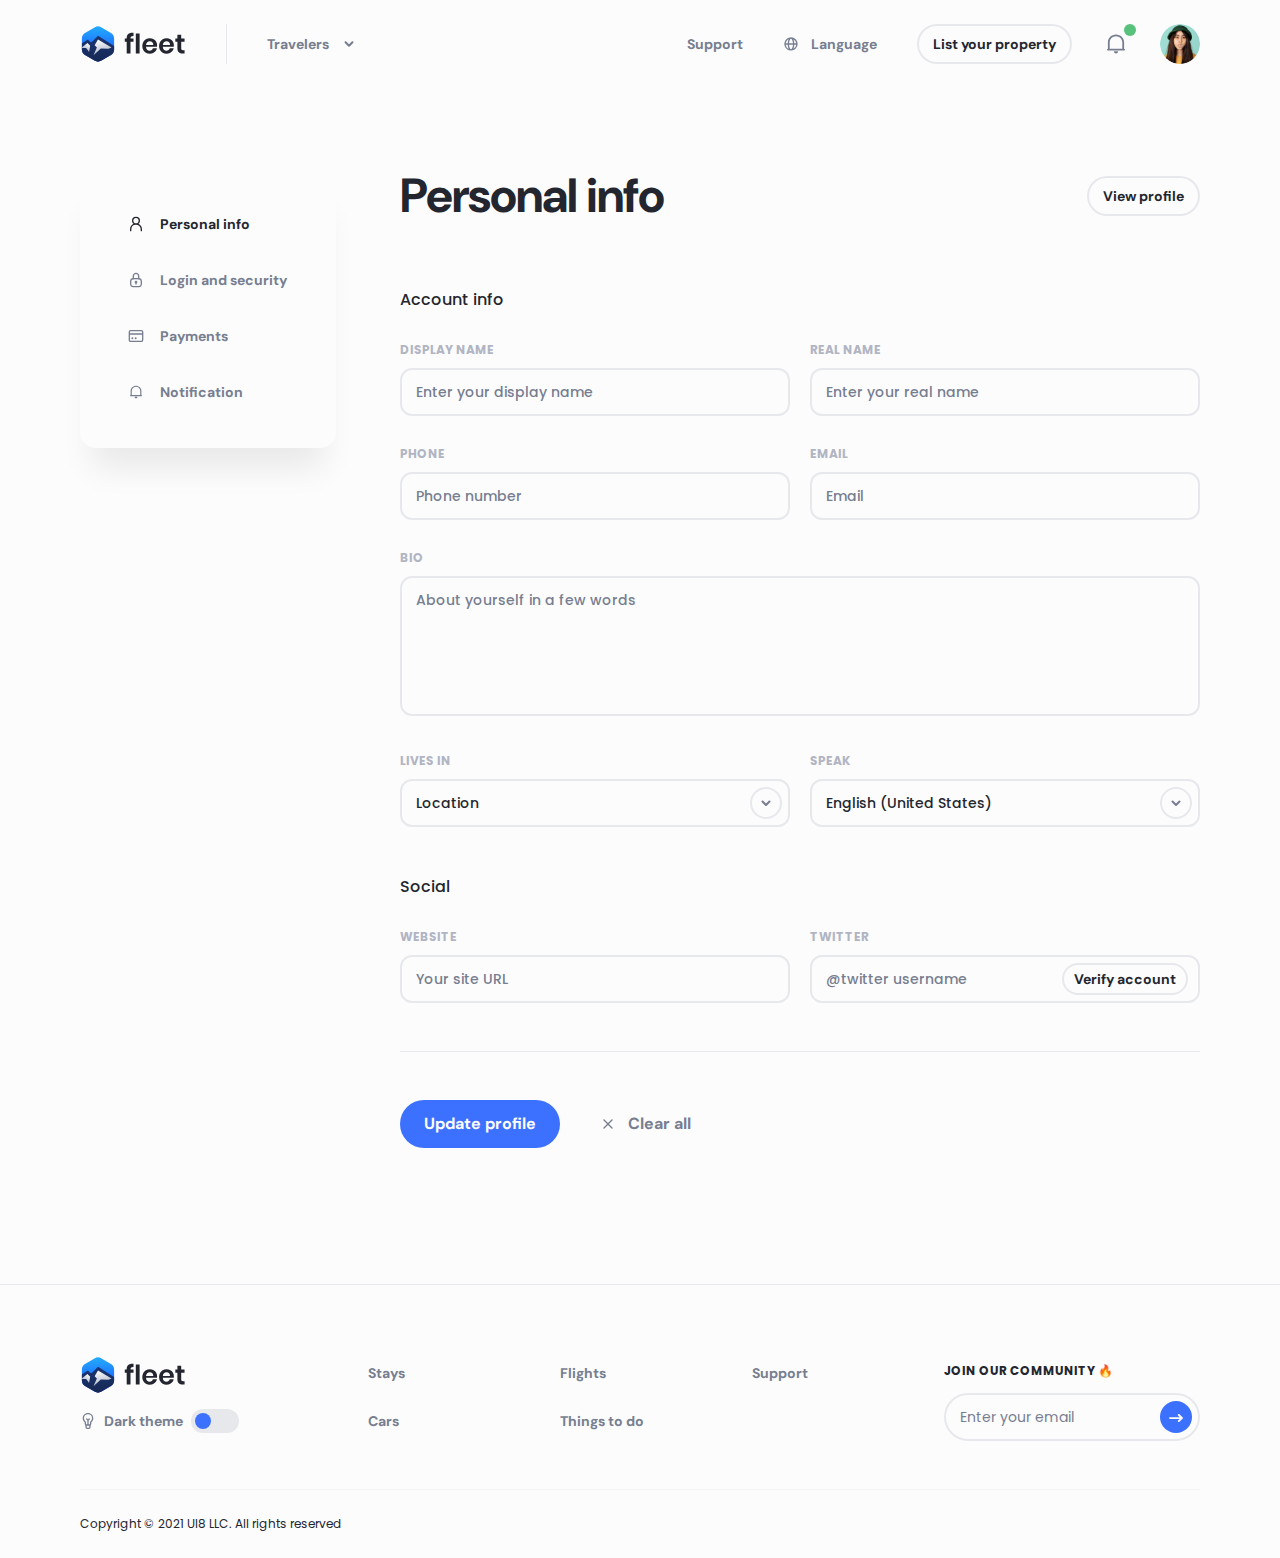
<file: account-setting.html>
<!DOCTYPE html>
<html lang="en">
  <head>
    <meta charset="utf-8">
    <title>Fleet</title>
    <meta http-equiv="X-UA-Compatible" content="IE=Edge">
    <meta name="viewport" content="width=device-width, initial-scale=1, maximum-scale=1.0, user-scalable=no">
    <meta name="format-detection" content="telephone=no">
    <link rel="apple-touch-icon" sizes="180x180" href="img/apple-touch-icon.png">
    <link rel="icon" type="image/png" sizes="32x32" href="img/favicon-32x32.png">
    <link rel="icon" type="image/png" sizes="16x16" href="img/favicon-16x16.png">
    <link rel="manifest" href="img/site.webmanifest">
    <link rel="mask-icon" href="img/safari-pinned-tab.svg" color="#5bbad5">
    <meta name="msapplication-TileColor" content="#da532c">
    <meta name="theme-color" content="#ffffff">
    <meta name="description" content="Epic Travel Shopping Design Kit">
    <meta name="twitter:card" content="summary">
    <meta name="twitter:site" content="@ui8">
    <meta name="twitter:title" content="Fleet – Travel Shopping UI Kit">
    <meta name="twitter:description" content="Epic Travel Shopping Design Kit">
    <meta name="twitter:creator" content="@ui8">
    <meta name="twitter:image" content="https://ui8-fleet-html.herokuapp.com/img/twitter-card.jpg">
    <meta property="og:title" content="Fleet – Travel Shopping UI Kit">
    <meta property="og:type" content="Article">
    <meta property="og:url" content="https://ui8.net/ui8/products/fleet--travel-shopping-ui-design-kit">
    <meta property="og:image" content="https://ui8-fleet-html.herokuapp.com/img/fb-og-image.jpg">
    <meta property="og:description" content="Epic Travel Shopping Design Kit">
    <meta property="og:site_name" content="Fleet – Travel Shopping UI Kit">
    <meta property="fb:admins" content="132951670226590">
    <link rel="preconnect" href="https://fonts.gstatic.com">
    <link href="https://fonts.googleapis.com/css2?family=DM+Sans:wght@700&amp;family=Poppins:wght@400;500;600;700&amp;display=swap" rel="stylesheet">
    <link rel="stylesheet" media="all" href="css/app.min.css">
    <script>
      var viewportmeta = document.querySelector('meta[name="viewport"]');
      if (viewportmeta) {
        if (screen.width < 375) {
          var newScale = screen.width / 375;
          viewportmeta.content = 'width=375, minimum-scale=' + newScale + ', maximum-scale=1.0, user-scalable=no, initial-scale=' + newScale + '';
        } else {
          viewportmeta.content = 'width=device-width, maximum-scale=1.0, initial-scale=1.0';
        }
      }
    </script>
  </head>
  <body>
    <script>
      console.log(localStorage.getItem('darkMode'));
      if (localStorage.getItem('darkMode') === "on") {
        document.body.classList.add("dark");
        document.addEventListener("DOMContentLoaded", function() {
          document.querySelector('.js-theme input').checked = true;
        });
      }
    </script>
    <!-- outer-->
    <div class="outer">
      <!-- header-->
      <header class="header js-header">
        <div class="header__center center"><a class="header__logo" href="index.html"><img class="some-icon" src="img/logo-dark.svg" alt="Fleet"><img class="some-icon-dark" src="img/logo-light.svg" alt="Fleet"></a>
          <div class="header__wrapper js-header-wrapper">
            <div class="header__item header__item_dropdown js-header-item">
              <button class="header__head js-header-head">Travelers
                <svg class="icon icon-arrow-down">
                  <use xlink:href="#icon-arrow-down"></use>
                </svg>
              </button>
              <div class="header__body js-header-body">
                <div class="header__menu"><a class="header__link" href="index.html">
                    <svg class="icon icon-comment">
                      <use xlink:href="#icon-comment"></use>
                    </svg>Stays</a><a class="header__link" href="flights.html">
                    <svg class="icon icon-email">
                      <use xlink:href="#icon-email"></use>
                    </svg>Flights</a><a class="header__link" href="things-to-do.html">
                    <svg class="icon icon-home">
                      <use xlink:href="#icon-home"></use>
                    </svg>Things to do</a><a class="header__link" href="cars.html">
                    <svg class="icon icon-email">
                      <use xlink:href="#icon-email"></use>
                    </svg>Cars</a></div>
              </div>
            </div><a class="header__item" href="support.html">Support</a>
            <div class="header__item header__item_language js-header-item">
              <button class="header__head js-header-head">
                <svg class="icon icon-globe">
                  <use xlink:href="#icon-globe"></use>
                </svg>Language
              </button>
              <div class="header__body js-header-body">
                <div class="header__list"><a class="header__box active" href="#">
                    <div class="header__category">English</div>
                    <div class="header__country">United States</div></a><a class="header__box" href="#">
                    <div class="header__category">Vietnamese</div>
                    <div class="header__country">Vietnamese</div></a><a class="header__box" href="#">
                    <div class="header__category">Français</div>
                    <div class="header__country">Belgique</div></a><a class="header__box" href="#">
                    <div class="header__category">Français</div>
                    <div class="header__country">Canada</div></a></div>
              </div>
            </div><a class="button button-stroke button-small header__button" href="list-your-property.html">List your property</a>
          </div>
          <div class="header__item header__item_notification js-header-item">
            <button class="header__head js-header-head active">
              <svg class="icon icon-notification">
                <use xlink:href="#icon-notification"></use>
              </svg>
            </button>
            <div class="header__body js-header-body">
              <div class="header__title">Notification</div>
              <div class="header__notifications"><a class="header__notification" href="message-center.html">
                  <div class="header__avatar"><img src="img/content/avatar-1.jpg" alt="Avatar"></div>
                  <div class="header__details">
                    <div class="header__subtitle">Kohaku Tora</div>
                    <div class="header__content">just sent you a message</div>
                    <div class="header__date">1 minute ago</div>
                    <div class="header__status" style="background-color: #3B71FE;"></div>
                  </div></a><a class="header__notification" href="message-center.html">
                  <div class="header__avatar"><img src="img/content/avatar-1.jpg" alt="Avatar"></div>
                  <div class="header__details">
                    <div class="header__subtitle">Kohaku Tora</div>
                    <div class="header__content">just sent you a message</div>
                    <div class="header__date">3 hours ago</div>
                    <div class="header__status" style="background-color: #3B71FE;"></div>
                  </div></a></div>
            </div>
          </div><a class="header__login js-popup-open" href="#popup-login" data-effect="mfp-zoom-in">
            <svg class="icon icon-user">
              <use xlink:href="#icon-user"></use>
            </svg></a>
          <div class="header__item header__item_user js-header-item">
            <button class="header__head js-header-head"><img src="img/content/avatar-2.jpg" alt="Avatar"></button>
            <div class="header__body js-header-body">
              <div class="header__group">
                <div class="header__menu"><a class="header__link" href="message-center.html">
                    <svg class="icon icon-comment">
                      <use xlink:href="#icon-comment"></use>
                    </svg>Messages</a><a class="header__link" href="bookings-list.html">
                    <svg class="icon icon-home">
                      <use xlink:href="#icon-home"></use>
                    </svg>Bookings</a><a class="header__link" href="wishlists.html">
                    <svg class="icon icon-email">
                      <use xlink:href="#icon-email"></use>
                    </svg>Wishlists</a></div>
                <div class="header__menu"><a class="header__link" href="list-your-property.html">
                    <svg class="icon icon-building">
                      <use xlink:href="#icon-building"></use>
                    </svg>List your property</a><a class="header__link" href="host-an-experience.html">
                    <svg class="icon icon-flag">
                      <use xlink:href="#icon-flag"></use>
                    </svg>Host an experience</a></div>
              </div>
              <div class="header__btns"><a class="button button-small header__button" href="account-setting.html">Account</a>
                <button class="button-stroke button-small header__button">Log out</button>
              </div>
            </div>
          </div>
          <button class="header__burger js-header-burger"></button>
        </div>
      </header>
      <!-- outer content-->
      <div class="outer__inner">
        <div class="section setting js-tabs">
          <div class="setting__center center">
            <div class="setting__select tablet-show">
              <select class="select js-tabs-select">
                <option>Personal info</option>
                <option>Login and security</option>
                <option>Payments</option>
                <option>Notification</option>
              </select>
            </div>
            <div class="setting__menu"><a class="setting__link js-tabs-link active" href="#">
                <svg class="icon icon-user">
                  <use xlink:href="#icon-user"></use>
                </svg>Personal info</a><a class="setting__link js-tabs-link" href="#">
                <svg class="icon icon-lock">
                  <use xlink:href="#icon-lock"></use>
                </svg>Login and security</a><a class="setting__link js-tabs-link" href="#">
                <svg class="icon icon-credit-card">
                  <use xlink:href="#icon-credit-card"></use>
                </svg>Payments</a><a class="setting__link js-tabs-link" href="#">
                <svg class="icon icon-bell">
                  <use xlink:href="#icon-bell"></use>
                </svg>Notification</a></div>
            <div class="setting__container">
              <div class="setting__item js-tabs-item">
                <form class="setting__form">
                  <div class="setting__head">
                    <h2 class="setting__title h2">Personal info</h2><a class="button-stroke button-small setting__button" href="profile.html">View profile</a>
                  </div>
                  <div class="setting__list">
                    <div class="setting__section">
                      <div class="setting__category">Account info</div>
                      <div class="setting__fieldset">
                        <div class="setting__row">
                          <div class="field">
                            <div class="field__label">Display Name</div>
                            <div class="field__wrap">
                              <input class="field__input" type="text" name="display-name" placeholder="Enter your display name" required>
                            </div>
                          </div>
                          <div class="field">
                            <div class="field__label">real name</div>
                            <div class="field__wrap">
                              <input class="field__input" type="text" name="real-name" placeholder="Enter your real name" required>
                            </div>
                          </div>
                        </div>
                        <div class="setting__row">
                          <div class="field">
                            <div class="field__label">Phone</div>
                            <div class="field__wrap">
                              <input class="field__input" type="tel" name="phone" placeholder="Phone number" required>
                            </div>
                          </div>
                          <div class="field">
                            <div class="field__label">email</div>
                            <div class="field__wrap">
                              <input class="field__input" type="email" name="email" placeholder="Email" required>
                            </div>
                          </div>
                        </div>
                        <div class="field">
                          <div class="field__label">bio</div>
                          <div class="field__wrap">
                            <textarea class="field__textarea" name="bio" placeholder="About yourself in a few words" required></textarea>
                          </div>
                        </div>
                        <div class="setting__row">
                          <div class="field">
                            <div class="field__label">lives in</div>
                            <div class="field__wrap">
                              <select class="select">
                                <option>Location</option>
                                <option>USA</option>
                                <option>Russia</option>
                              </select>
                            </div>
                          </div>
                          <div class="field">
                            <div class="field__label">Speak</div>
                            <div class="field__wrap">
                              <select class="select">
                                <option>English (United States)</option>
                                <option>Russian</option>
                                <option>Chinese</option>
                              </select>
                            </div>
                          </div>
                        </div>
                      </div>
                    </div>
                    <div class="setting__section">
                      <div class="setting__category">Social</div>
                      <div class="setting__fieldset">
                        <div class="setting__row">
                          <div class="field">
                            <div class="field__label">website</div>
                            <div class="field__wrap">
                              <input class="field__input" type="text" name="website" placeholder="Your site URL" required>
                            </div>
                          </div>
                          <div class="field field_button">
                            <div class="field__label">twitter</div>
                            <div class="field__wrap">
                              <input class="field__input" type="text" name="twitter" placeholder="@twitter username" required>
                              <button class="button-stroke button-small field__button">Verify account</button>
                            </div>
                          </div>
                        </div>
                      </div>
                    </div>
                  </div>
                  <div class="setting__controls">
                    <button class="button setting__button">Update profile</button>
                    <button class="setting__clear">
                      <svg class="icon icon-close">
                        <use xlink:href="#icon-close"></use>
                      </svg>Clear all
                    </button>
                  </div>
                </form>
              </div>
              <div class="setting__item js-tabs-item">
                <h2 class="setting__title h2">Login and security</h2>
                <div class="setting__list">
                  <div class="setting__box">
                    <div class="setting__stage">Login</div>
                    <div class="setting__element">
                      <div class="setting__details"> 
                        <div class="setting__label">Password</div>
                        <div class="setting__text">Last updated 1 month ago</div>
                      </div>
                      <button class="button-stroke button-small settings__button">Update password</button>
                    </div>
                  </div>
                  <div class="setting__box">
                    <div class="setting__stage">Social accounts</div>
                    <div class="setting__line">
                      <div class="setting__element">
                        <div class="setting__details"> 
                          <div class="setting__label">Facebook</div>
                          <div class="setting__text">Not connected</div>
                        </div>
                        <button class="button-stroke button-small settings__button">Connect</button>
                      </div>
                      <div class="setting__element">
                        <div class="setting__details"> 
                          <div class="setting__label">Apple account</div>
                          <div class="setting__text">Not connected</div>
                        </div>
                        <button class="button-stroke button-small settings__button">Connect</button>
                      </div>
                    </div>
                  </div>
                  <div class="setting__box">
                    <div class="setting__stage">Device history</div>
                    <div class="setting__group">
                      <div class="setting__element">
                        <div class="setting__details"> 
                          <div class="setting__label">Session</div>
                          <div class="setting__text">May 14, 2021 at 08:36pm</div>
                        </div>
                        <button class="button-stroke button-small settings__button">Log out device</button>
                      </div>
                      <div class="setting__element">
                        <div class="setting__details"> 
                          <div class="setting__label">macOs Big Sur. Chrome</div>
                          <div class="setting__text">May 14, 2021 at 08:36pm</div>
                        </div>
                        <button class="button-stroke button-small settings__button">Log out device</button>
                      </div>
                      <div class="setting__element">
                        <div class="setting__details"> 
                          <div class="setting__label">Session</div>
                          <div class="setting__text">May 14, 2021 at 08:36pm</div>
                        </div>
                        <button class="button-stroke button-small settings__button">Log out device</button>
                      </div>
                    </div>
                  </div>
                </div>
              </div>
              <div class="setting__item js-tabs-item">
                <h2 class="setting__title h2">Payment methods</h2>
                <form class="setting__form">
                  <div class="setting__list">
                    <div class="setting__box">
                      <div class="setting__stage">Credit card</div>
                      <div class="setting__element">
                        <div class="setting__details"> 
                          <div class="setting__label">Visa ••••••1667</div>
                          <div class="setting__text">Expiration: 03/2026</div>
                        </div>
                        <button class="button-small settings__button">Add payment method</button>
                      </div>
                      <div class="setting__top">
                        <div class="setting__category">Add new credit card</div>
                        <div class="setting__cards">
                          <div class="setting__card"><img src="img/content/visa.svg" alt="Visa"></div>
                          <div class="setting__card"><img src="img/content/master-card.svg" alt="Master Card"></div>
                        </div>
                      </div>
                      <div class="setting__fieldset">
                        <div class="field">
                          <div class="field__label">card number</div>
                          <div class="field__wrap">
                            <input class="field__input" type="tel" name="card-number" placeholder="XXXX XXXX XXXX XXXX" required>
                          </div>
                        </div>
                        <div class="field">
                          <div class="field__label">card holder</div>
                          <div class="field__wrap">
                            <input class="field__input" type="text" name="card-holder" placeholder="TRAN MAU TRI TAM" required>
                          </div>
                        </div>
                        <div class="setting__row">
                          <div class="field">
                            <div class="field__label">EXPIRATION DATE</div>
                            <div class="field__wrap">
                              <input class="field__input" type="tel" name="date" placeholder="MM / YY" required>
                            </div>
                          </div>
                          <div class="field">
                            <div class="field__label">CVC</div>
                            <div class="field__wrap">
                              <input class="field__input" type="tel" name="CVC" placeholder="CVC" required>
                            </div>
                          </div>
                        </div>
                        <label class="checkbox">
                          <input class="checkbox__input" type="checkbox" checked="checked"/><span class="checkbox__inner"><span class="checkbox__tick"></span><span class="checkbox__text">Save Card</span></span>
                        </label>
                      </div>
                    </div>
                    <div class="setting__box">
                      <div class="setting__stage">Coupons</div>
                      <div class="setting__line">
                        <div class="setting__element">
                          <div class="setting__details"> 
                            <div class="setting__label">Coupons</div>
                            <div class="setting__text">No coupon added</div>
                          </div>
                          <button class="button-stroke button-small settings__button">Add</button>
                        </div>
                        <div class="setting__element">
                          <div class="setting__details"> 
                            <div class="setting__label">Gift credit</div>
                            <div class="setting__text">No gift credit added</div>
                          </div>
                          <button class="button-stroke button-small settings__button">Add</button>
                        </div>
                      </div>
                    </div>
                  </div>
                </form>
              </div>
              <div class="setting__item js-tabs-item">
                <h2 class="setting__title h2">Notification setting</h2>
                <div class="setting__list">
                  <div class="setting__box">
                    <div class="setting__stage">Messages</div>
                    <div class="setting__notification">
                      <div class="setting__main">
                        <div class="setting__subtitle">Email</div>
                        <label class="switch">
                          <input class="switch__input" type="checkbox" checked="checked"/><span class="switch__inner"><span class="switch__box"></span></span>
                        </label>
                      </div>
                      <div class="setting__content">Recevice notifications via email</div>
                    </div>
                    <div class="setting__notification">
                      <div class="setting__main">
                        <div class="setting__subtitle">Text messages</div>
                        <label class="switch">
                          <input class="switch__input" type="checkbox"/><span class="switch__inner"><span class="switch__box"></span></span>
                        </label>
                      </div>
                      <div class="setting__content">Recevice notifications via mobile phone</div>
                    </div>
                    <div class="setting__notification">
                      <div class="setting__main">
                        <div class="setting__subtitle">Browser notifications</div>
                        <label class="switch">
                          <input class="switch__input" type="checkbox"/><span class="switch__inner"><span class="switch__box"></span></span>
                        </label>
                      </div>
                      <div class="setting__content">Recevice notifications of your browser</div>
                    </div>
                  </div>
                  <div class="setting__box">
                    <div class="setting__stage">Promotions</div>
                    <div class="setting__notification">
                      <div class="setting__main">
                        <div class="setting__subtitle">Email</div>
                        <label class="switch">
                          <input class="switch__input" type="checkbox" checked="checked"/><span class="switch__inner"><span class="switch__box"></span></span>
                        </label>
                      </div>
                      <div class="setting__content">Recevice notifications via email</div>
                    </div>
                    <div class="setting__notification">
                      <div class="setting__main">
                        <div class="setting__subtitle">Text messages</div>
                        <label class="switch">
                          <input class="switch__input" type="checkbox"/><span class="switch__inner"><span class="switch__box"></span></span>
                        </label>
                      </div>
                      <div class="setting__content">Recevice notifications via mobile phone</div>
                    </div>
                    <div class="setting__notification">
                      <div class="setting__main">
                        <div class="setting__subtitle">Browser notifications</div>
                        <label class="switch">
                          <input class="switch__input" type="checkbox"/><span class="switch__inner"><span class="switch__box"></span></span>
                        </label>
                      </div>
                      <div class="setting__content">Recevice notifications of your browser</div>
                    </div>
                  </div>
                  <div class="setting__box">
                    <div class="setting__stage">Reminders</div>
                    <div class="setting__notification">
                      <div class="setting__main">
                        <div class="setting__subtitle">Email</div>
                        <label class="switch">
                          <input class="switch__input" type="checkbox" checked="checked"/><span class="switch__inner"><span class="switch__box"></span></span>
                        </label>
                      </div>
                      <div class="setting__content">Recevice notifications via email</div>
                    </div>
                    <div class="setting__notification">
                      <div class="setting__main">
                        <div class="setting__subtitle">Text messages</div>
                        <label class="switch">
                          <input class="switch__input" type="checkbox"/><span class="switch__inner"><span class="switch__box"></span></span>
                        </label>
                      </div>
                      <div class="setting__content">Recevice notifications via mobile phone</div>
                    </div>
                    <div class="setting__notification">
                      <div class="setting__main">
                        <div class="setting__subtitle">Browser notifications</div>
                        <label class="switch">
                          <input class="switch__input" type="checkbox"/><span class="switch__inner"><span class="switch__box"></span></span>
                        </label>
                      </div>
                      <div class="setting__content">Recevice notifications of your browser</div>
                    </div>
                  </div>
                </div>
              </div>
            </div>
          </div>
        </div>
      </div>
      <!-- footer-->
      <footer class="footer">
        <div class="footer__center center">
          <div class="footer__row">
            <div class="footer__col"><a class="footer__logo" href="index.html"><img class="some-icon" src="img/logo-dark.svg" alt="Fleet"><img class="some-icon-dark" src="img/logo-light.svg" alt="Fleet"></a>
              <div class="footer__theme">
                <svg class="icon icon-bulb">
                  <use xlink:href="#icon-bulb"></use>
                </svg>Dark theme
                <label class="theme js-theme">
                  <input class="theme__input" type="checkbox"/><span class="theme__inner"><span class="theme__box"></span></span>
                </label>
              </div>
            </div>
            <div class="footer__col">
              <div class="footer__menu"><a class="footer__link" href="index.html">Stays</a><a class="footer__link" href="flights.html">Flights</a><a class="footer__link" href="support.html">Support</a><a class="footer__link" href="cars.html">Cars</a><a class="footer__link" href="things-to-do.html">Things to do</a></div>
            </div>
            <div class="footer__col">
              <div class="footer__info">Join our community 🔥</div>
              <form class="subscription">
                <input class="subscription__input" type="email" name="email" placeholder="Enter your email" required="required"/>
                <button class="subscription__btn">
                  <svg class="icon icon-arrow-next">
                    <use xlink:href="#icon-arrow-next"></use>
                  </svg>
                </button>
              </form>
            </div>
          </div>
          <div class="footer__bottom">
            <div class="footer__copyright">Copyright © 2021 UI8 LLC. All rights reserved</div>
          </div>
        </div>
      </footer>
    </div>
    <div class="popup popup_login mfp-hide" id="popup-login">
      <div class="login">
        <div class="login__item">
          <div class="login__title h3">Sign up on Fleet</div>
          <div class="login__info">Use Your OpenID to Sign up</div>
          <div class="login__btns">
            <button class="button login__button">
              <svg class="icon icon-google">
                <use xlink:href="#icon-google"></use>
              </svg><span>Google</span>
            </button>
            <button class="button-black login__button">
              <svg class="icon icon-apple">
                <use xlink:href="#icon-apple"></use>
              </svg><span>Apple</span>
            </button>
          </div>
          <div class="login__note">Or continue with email</div>
          <div class="subscription">
            <input class="subscription__input" type="email" name="email" placeholder="Enter your email" required>
            <button class="subscription__btn">
              <svg class="icon icon-arrow-next">
                <use xlink:href="#icon-arrow-next"></use>
              </svg>
            </button>
          </div>
          <div class="login__foot">Already have an account? <a class="login__link" href="#">Login</a></div>
        </div>
        <div class="login__item">
          <div class="login__title h3">Sign in</div>
          <div class="login__form">
            <div class="field field_view">
              <div class="field__wrap">
                <input class="field__input" type="password" name="password" placeholder="Password" required>
                <button class="field__view">
                  <svg class="icon icon-eye">
                    <use xlink:href="#icon-eye"></use>
                  </svg>
                </button>
              </div>
            </div>
            <button class="button login__button">Login</button>
          </div>
          <div class="login__foot"><a class="login__password" href="#">Forgot password?</a></div>
        </div>
        <div class="login__item">
          <div class="login__title h3">Let’s confirm it’s really you</div>
          <div class="login__info">Help us secure your account. Please complete the verifications below</div>
          <div class="login__form">
            <div class="login__variants">
              <label class="radio">
                <input class="radio__input" type="radio" name="login" checked="checked"/><span class="radio__inner"><span class="radio__tick"></span><span class="radio__text">Get the code by text message (SM) at +1 234 567 890</span></span>
              </label>
              <label class="radio">
                <input class="radio__input" type="radio" name="login"/><span class="radio__inner"><span class="radio__tick"></span><span class="radio__text">Get the code by email at tranm••••••••••••@gm•••.com</span></span>
              </label>
            </div>
            <button class="button login__button">Continue</button>
          </div>
        </div>
        <div class="login__item">
          <div class="login__title h3">Enter your security code</div>
          <div class="login__info">We texted your code to +1 234 567 890</div>
          <div class="login__form">
            <div class="login__code">
              <div class="login__number">
                <input type="tel">
              </div>
              <div class="login__number">
                <input type="tel">
              </div>
              <div class="login__number">
                <input type="tel">
              </div>
              <div class="login__number">
                <input type="tel">
              </div>
            </div>
          </div>
        </div>
      </div>
    </div>
    <!-- scripts-->
    <script src="js/lib/jquery.min.js"></script>
    <script src="js/lib/slick.min.js"></script>
    <script src="js/lib/jquery.nice-select.min.js"></script>
    <script src="js/lib/share-buttons.js"></script>
    <script src="js/lib/jquery.fancybox.min.js"></script>
    <script src="js/lib/jquery.rateyo.min.js"></script>
    <script src="js/lib/nouislider.min.js"></script>
    <script src="js/lib/wNumb.js"></script>
    <script src="js/lib/jquery.magnific-popup.min.js"></script>
    <script src="js/lib/moment.min.js"></script>
    <script src="js/lib/jquery.daterangepicker.min.js"></script>
    <script src="js/lib/simpleParallax.min.js"></script>
    <script src="js/demo.js"></script>
    <script src="js/app.js"></script>
    <!-- svg sprite-->
    <div style="display: none"><svg width="0" height="0">
<symbol xmlns="http://www.w3.org/2000/svg" viewBox="0 0 16 16" id="icon-arrow-down">
<path d="M10.805 6.362c-.26-.26-.682-.26-.943 0L8 8.224 6.138 6.362c-.26-.26-.682-.26-.943 0s-.26.682 0 .943l2.333 2.333c.26.26.682.26.943 0l2.333-2.333c.26-.26.26-.682 0-.943z"></path>
</symbol>
<symbol xmlns="http://www.w3.org/2000/svg" viewBox="0 0 16 16" id="icon-arrow-bottom">
<path d="M15.039 3.961c-.653-.653-1.713-.653-2.366 0L8 8.634 3.327 3.961c-.653-.653-1.713-.653-2.366 0s-.653 1.713 0 2.366l5.856 5.856c.653.653 1.713.653 2.366 0l5.856-5.856c.653-.653.653-1.713 0-2.366z"></path>
</symbol>
<symbol xmlns="http://www.w3.org/2000/svg" viewBox="0 0 16 16" id="icon-arrow-left">
<path d="M12.207.521a1.78 1.78 0 0 1 0 2.514L7.242 8l4.965 4.965a1.78 1.78 0 0 1 0 2.514 1.78 1.78 0 0 1-2.514 0L3.471 9.257a1.78 1.78 0 0 1 0-2.514L9.693.521a1.78 1.78 0 0 1 2.514 0z"></path>
</symbol>
<symbol xmlns="http://www.w3.org/2000/svg" viewBox="0 0 16 16" id="icon-arrow-right">
<path d="M6.528 5.195c-.26.26-.26.682 0 .943L8.39 8 6.528 9.862c-.26.26-.26.682 0 .943s.682.26.943 0l2.333-2.333c.26-.26.26-.682 0-.943L7.471 5.195c-.26-.26-.682-.26-.943 0z"></path>
</symbol>
<symbol xmlns="http://www.w3.org/2000/svg" viewBox="0 0 16 16" id="icon-email">
<path d="M13.334 2a2 2 0 0 1 1.995 1.851l.005.149v8a2 2 0 0 1-1.851 1.995l-.149.005H2.667a2 2 0 0 1-1.995-1.851L.667 12V4a2 2 0 0 1 1.851-1.995L2.667 2h10.667zm0 1.333H2.667C2.299 3.333 2 3.632 2 4v8c0 .368.298.667.667.667h10.667c.368 0 .667-.298.667-.667V4c0-.368-.298-.667-.667-.667zm-.821 1.573c.236.283.198.703-.085.939L9.281 8.468a2 2 0 0 1-2.561 0L3.574 5.845c-.283-.236-.321-.656-.085-.939s.656-.321.939-.085l3.146 2.622c.247.206.606.206.854 0l3.146-2.622c.283-.236.703-.197.939.085z"></path>
</symbol>
<symbol xmlns="http://www.w3.org/2000/svg" viewBox="0 0 16 16" id="icon-comment">
<path d="M8 1.413c1.643 0 3.124.162 4.203.326 1.127.171 2.019.997 2.213 2.12a17.13 17.13 0 0 1 .25 2.887 17.13 17.13 0 0 1-.25 2.887c-.193 1.123-1.086 1.949-2.213 2.12a28.6 28.6 0 0 1-3.787.323l-4.077 2.409a.67.67 0 0 1-1.006-.574v-2.269c-.902-.3-1.584-1.045-1.75-2.009-.135-.783-.25-1.777-.25-2.887s.115-2.104.25-2.887c.193-1.123 1.086-1.949 2.213-2.12 1.08-.164 2.561-.326 4.203-.326zm0 1.333a27.01 27.01 0 0 0-4.003.311c-.596.091-1.01.506-1.099 1.028a15.8 15.8 0 0 0-.231 2.661 15.8 15.8 0 0 0 .231 2.661c.078.453.395.817.856.97l.913.303v2.063l3.375-1.994.353-.006a27.26 27.26 0 0 0 3.609-.308c.596-.091 1.01-.506 1.099-1.028.125-.724.231-1.641.231-2.661s-.106-1.937-.231-2.661c-.09-.522-.504-.938-1.099-1.028A27.01 27.01 0 0 0 8 2.746zm-.667 4.667c.368 0 .667.298.667.667s-.298.667-.667.667h0-2.667C4.298 8.746 4 8.448 4 8.08s.298-.667.667-.667h0zm4-2.667c.368 0 .667.298.667.667s-.298.667-.667.667h0-6.667C4.298 6.08 4 5.781 4 5.413s.298-.667.667-.667h0z"></path>
</symbol>
<symbol xmlns="http://www.w3.org/2000/svg" viewBox="0 0 16 16" id="icon-home">
<path d="M8.287 1.411c.09.02.177.053.278.102l.086.044.318.184.132.079 2.561 1.543 3.348 2.009c.316.189.418.599.229.915-.17.284-.519.396-.817.277l-.097-.048-.99-.594v6.751c-.001.619-.013.951-.145 1.211-.128.251-.332.455-.583.583-.233.119-.526.141-1.033.144H10v.001H6v-.001H4.428c-.508-.004-.8-.026-1.033-.144-.251-.128-.455-.332-.583-.583-.119-.233-.141-.526-.144-1.033l-.001-6.928-.99.594c-.316.189-.725.087-.915-.229-.17-.284-.105-.644.14-.852l.088-.063 3.344-2.006L6.899 1.82l.451-.263.084-.043c.101-.049.189-.082.279-.102.189-.042.385-.042.574 0zM8 2.721l-.006.003-2.973 1.784L4 5.123l.001 7.651.008.399.005.071.002.018.018.002a6.48 6.48 0 0 0 .469.013H6V10.61a2 2 0 0 1 3.995-.149l.005.149v2.666h1.498l.399-.008.071-.005.018-.002.002-.018c.011-.133.013-.311.014-.608V5.123l-1.025-.618-2.969-1.781L8 2.721zm0 7.223c-.368 0-.667.298-.667.667l-.001 2.666h1.333l.001-2.666c0-.368-.298-.667-.667-.667z"></path>
</symbol>
<symbol xmlns="http://www.w3.org/2000/svg" viewBox="0 0 16 16" id="icon-home-fill">
<path d="M13.333 12.534V5.978l.99.594c.316.189.725.087.915-.229s.087-.725-.229-.915L11.661 3.42 9.1 1.877h0l-.45-.263-.086-.044c-.101-.049-.188-.082-.278-.102-.189-.042-.385-.042-.574 0-.09.02-.178.053-.279.102l-.084.043-.451.263h0L4.334 3.422.99 5.429c-.316.189-.418.599-.229.915s.599.418.915.229l.99-.594v6.556c0 .747 0 1.12.145 1.405.128.251.332.455.583.583.285.145.659.145 1.405.145h1.2v-4a2 2 0 0 1 4 0v4h1.2c.747 0 1.12 0 1.405-.145.251-.128.455-.332.583-.583.145-.285.145-.659.145-1.405z"></path>
</symbol>
<symbol xmlns="http://www.w3.org/2000/svg" viewBox="0 0 16 16" id="icon-globe">
<path d="M8 1.334a6.67 6.67 0 0 1 6.631 5.971l.003.029.033.667a6.67 6.67 0 0 1-13.3.667l-.033-.667c0-.225.011-.447.033-.667h0a6.67 6.67 0 0 1 6.634-6zm1.982 7.334H6.018c.077 1.396.391 2.599.817 3.451.532 1.065 1.021 1.216 1.164 1.216s.632-.151 1.164-1.216c.426-.852.74-2.055.817-3.451zm-5.299 0H2.708c.228 1.831 1.385 3.374 2.983 4.142-.556-1.068-.927-2.52-1.008-4.142zm8.609 0h-1.975c-.081 1.622-.452 3.074-1.009 4.142a5.34 5.34 0 0 0 2.984-4.143zm-7.6-5.476l-.143.071c-1.525.79-2.62 2.295-2.841 4.071h1.975c.08-1.623.452-3.074 1.008-4.143zM8 2.667c-.143 0-.632.151-1.164 1.216-.426.852-.74 2.055-.817 3.452h3.964c-.077-1.396-.391-2.6-.817-3.452-.501-1.002-.963-1.195-1.136-1.214L8 2.667h0zm2.308.524l.049.095c.53 1.059.882 2.473.96 4.048h1.975a5.34 5.34 0 0 0-2.984-4.143z"></path>
</symbol>
<symbol xmlns="http://www.w3.org/2000/svg" viewBox="0 0 16 16" id="icon-bell">
<path d="M8.833 12.861c.368 0 .679.313.516.643-.072.146-.169.281-.289.398-.281.276-.663.431-1.061.431s-.779-.155-1.061-.431a1.47 1.47 0 0 1-.289-.398c-.163-.33.148-.643.516-.643h1.667zM8 1.667c2.982 0 5.4 2.382 5.4 5.321v4.106h.011a.59.59 0 0 1 .589.589.59.59 0 0 1-.589.589H2.589A.59.59 0 0 1 2 11.683a.59.59 0 0 1 .589-.589H2.6V6.988c0-2.939 2.418-5.321 5.4-5.321zm0 1.178c-2.32 0-4.2 1.855-4.2 4.142v4.106h8.4V6.988c0-2.288-1.88-4.142-4.2-4.142z"></path>
</symbol>
<symbol xmlns="http://www.w3.org/2000/svg" viewBox="0 0 16 16" id="icon-flag">
<path d="M3.22 0c.368 0 .667.298.667.667v.666h7.768c1.097 0 1.707 1.239 1.089 2.103l-.077.098L10.553 6l2.113 2.466c.714.833.17 2.103-.888 2.196l-.124.005-7.768-.001v4.667c0 .368-.298.667-.667.667s-.667-.298-.667-.667V.667c0-.368.298-.667.667-.667zm8.434 2.667H3.886v6.667h7.768L8.797 6l2.857-3.333z"></path>
</symbol>
<symbol xmlns="http://www.w3.org/2000/svg" viewBox="0 0 16 16" id="icon-building">
<path d="M7.333 1.333a2 2 0 0 1 2 2v3.333h3.333a2 2 0 0 1 1.995 1.851l.005.149v4a2 2 0 0 1-1.851 1.995l-.149.005H3.333a2 2 0 0 1-2-2V3.333a2 2 0 0 1 2-2h4zm0 1.333h-4c-.335 0-.612.247-.659.568l-.007.099v9.333c0 .335.247.612.568.659l.099.007H4v-.667c0-.335.247-.612.568-.659L4.666 12H6c.335 0 .612.247.659.568l.007.099v.667H8v-10c0-.368-.298-.667-.667-.667zM12.666 8H9.333v5.333h3.333c.368 0 .667-.298.667-.667v-4c0-.368-.298-.667-.667-.667zm-1.333 3.333c.368 0 .667.298.667.667s-.298.667-.667.667-.667-.298-.667-.667.298-.667.667-.667zm0-2c.368 0 .667.298.667.667s-.298.667-.667.667-.667-.298-.667-.667.298-.667.667-.667zM6 9.333c.368 0 .667.298.667.667s-.298.667-.667.667h0-1.333C4.298 10.666 4 10.368 4 10s.298-.667.667-.667h0zm0-2.667c.368 0 .667.298.667.667S6.368 8 6 8H4.666C4.298 8 4 7.701 4 7.333s.298-.667.667-.667H6zM6 4c.368 0 .667.298.667.667s-.298.667-.667.667H4.666c-.368 0-.667-.298-.667-.667S4.298 4 4.666 4H6z"></path>
</symbol>
<symbol xmlns="http://www.w3.org/2000/svg" viewBox="0 0 16 16" id="icon-arrow-next">
<path d="M10.39 3.765c.464-.375 1.187-.349 1.615.057l3.692 3.5a.91.91 0 0 1 0 1.357l-3.692 3.5c-.428.406-1.151.431-1.615.057s-.493-1.007-.065-1.413L12.247 9H1.143C.512 9 0 8.552 0 8s.512-1 1.143-1h11.104l-1.922-1.822c-.428-.406-.399-1.038.065-1.413z"></path>
</symbol>
<symbol xmlns="http://www.w3.org/2000/svg" viewBox="0 0 16 16" id="icon-arrow-prev">
<path d="M5.61 12.235c-.464.375-1.187.349-1.615-.057l-3.692-3.5a.91.91 0 0 1 0-1.357l3.692-3.5c.428-.406 1.151-.431 1.615-.057s.493 1.007.065 1.413L3.753 7h11.104C15.488 7 16 7.448 16 8s-.512 1-1.143 1H3.753l1.922 1.822c.428.406.399 1.038-.065 1.413z"></path>
</symbol>
<symbol xmlns="http://www.w3.org/2000/svg" viewBox="0 0 16 16" id="icon-notification">
<path d="M8.833 12.861c.368 0 .679.313.516.643-.072.146-.169.281-.289.398-.281.276-.663.431-1.061.431s-.779-.155-1.061-.431a1.47 1.47 0 0 1-.289-.398c-.163-.33.148-.643.516-.643h1.667zM8 1.667c2.982 0 5.4 2.382 5.4 5.321v4.106h.011a.59.59 0 0 1 .589.589.59.59 0 0 1-.589.589H2.589A.59.59 0 0 1 2 11.683a.59.59 0 0 1 .589-.589H2.6V6.988c0-2.939 2.418-5.321 5.4-5.321zm0 1.178c-2.32 0-4.2 1.855-4.2 4.142v4.106h8.4V6.988c0-2.288-1.88-4.142-4.2-4.142z"></path>
</symbol>
<symbol xmlns="http://www.w3.org/2000/svg" viewBox="0 0 16 16" id="icon-bulb">
<path d="M7.999 0c2.946 0 5.333 2.388 5.333 5.333 0 1.684-.781 3.186-2 4.164v1.17c0 .591-.256 1.122-.663 1.488L10.668 14a2 2 0 0 1-2 2H7.335a2 2 0 0 1-2-2v-1.841c-.41-.366-.668-.899-.668-1.492v-1.17c-1.219-.977-2-2.479-2-4.164C2.666 2.388 5.054 0 7.999 0zm1.335 12.667l-2.667-.001V14c0 .368.298.667.667.667h1.333c.368 0 .667-.298.667-.667v-1.333h0zM7.999 1.333a4 4 0 0 0-4 4A3.99 3.99 0 0 0 5.5 8.457l.499.4v1.81c0 .368.298.667.667.667h.668V7.609L6.196 6.471c-.26-.26-.26-.682 0-.943s.682-.26.943 0h0L8 6.39l.862-.862c.26-.26.682-.26.943 0s.26.682 0 .943h0L8.667 7.609v3.724h.666c.368 0 .667-.298.667-.667v-1.81l.499-.4a3.99 3.99 0 0 0 1.501-3.123 4 4 0 0 0-4-4z"></path>
</symbol>
<symbol xmlns="http://www.w3.org/2000/svg" viewBox="0 0 16 16" id="icon-coin">
<path d="M8 1.334a6.67 6.67 0 0 1 6.667 6.667A6.67 6.67 0 0 1 8 14.667a6.67 6.67 0 0 1-6.667-6.667A6.67 6.67 0 0 1 8 1.334zm0 1.333c-2.946 0-5.333 2.388-5.333 5.333S5.054 13.334 8 13.334s5.333-2.388 5.333-5.333S10.945 2.667 8 2.667zm0 1.333c.368 0 .667.298.667.667a2 2 0 0 1 2 2c0 .368-.298.667-.667.667s-.667-.298-.667-.667-.298-.667-.667-.667H7.162c-.274 0-.496.222-.496.496 0 .213.137.403.339.47l2.411.804a1.83 1.83 0 0 1-.578 3.564h-.171c0 .368-.298.667-.667.667s-.667-.298-.667-.667a2 2 0 0 1-2-2c0-.368.298-.667.667-.667s.667.298.667.667.298.667.667.667h1.504c.274 0 .496-.222.496-.496 0-.213-.136-.403-.339-.47l-2.411-.804a1.83 1.83 0 0 1 .578-3.564h.171c0-.368.298-.667.667-.667z"></path>
</symbol>
<symbol xmlns="http://www.w3.org/2000/svg" viewBox="0 0 16 16" id="icon-star">
<path d="M9.69 1.529l1.442 2.838 3.238.457c1.517.214 2.211 2.086 1.041 3.192l-2.326 2.198.547 3.098c.28 1.587-1.404 2.653-2.73 1.977L8 13.809l-2.903 1.481c-1.328.678-3.011-.391-2.731-1.976l.547-3.098L.588 8.017C-.582 6.91.114 5.038 1.628 4.824l3.239-.457L6.31 1.529c.697-1.371 2.683-1.372 3.38 0z"></path>
</symbol>
<symbol xmlns="http://www.w3.org/2000/svg" viewBox="0 0 16 16" id="icon-play">
<path d="M1.509 2.463c0-1.71 1.876-2.755 3.33-1.855l8.945 5.538c1.378.853 1.378 2.857 0 3.711l-8.945 5.538c-1.454.899-3.33-.147-3.33-1.856V2.463z"></path>
</symbol>
<symbol xmlns="http://www.w3.org/2000/svg" viewBox="0 0 16 16" id="icon-modem">
<path d="M11.333 1.333c.368 0 .667.298.667.667h0v5.333h.667a2 2 0 0 1 1.995 1.851l.005.149V12a2 2 0 0 1-1.851 1.995l-.149.005-.007.099c-.048.321-.325.568-.659.568-.368 0-.667-.298-.667-.667h0-6.667c0 .368-.298.667-.667.667s-.667-.298-.667-.667h0a2 2 0 0 1-1.995-1.851L1.334 12V9.333a2 2 0 0 1 1.851-1.995l.149-.005H4V4.666C4 4.298 4.299 4 4.667 4s.667.298.667.667h0v2.667h5.333V2c0-.368.298-.667.667-.667zm1.334 7.333H3.334c-.368 0-.667.298-.667.667V12c0 .368.298.667.667.667h9.333c.368 0 .667-.298.667-.667V9.333c0-.368-.298-.667-.667-.667zM4.667 10c.368 0 .667.298.667.667s-.298.667-.667.667S4 11.035 4 10.666 4.299 10 4.667 10zm6.667 0c.368 0 .667.298.667.667s-.298.667-.667.667h0-4c-.368 0-.667-.298-.667-.667S6.965 10 7.333 10h0z"></path>
</symbol>
<symbol xmlns="http://www.w3.org/2000/svg" viewBox="0 0 16 16" id="icon-burger">
<path d="M10.001 2a4.67 4.67 0 0 1 4.667 4.667 1.99 1.99 0 0 1-.257.982c.555.355.923.977.923 1.685a2 2 0 0 1-.923 1.685c.164.289.257.624.257.981a2 2 0 0 1-2 2H3.334a2 2 0 0 1-2-2 1.99 1.99 0 0 1 .257-.981c-.556-.354-.925-.977-.925-1.686a2 2 0 0 1 .925-1.687c-.163-.289-.257-.624-.257-.98A4.67 4.67 0 0 1 6.001 2h4zm2.667 9.333H3.334c-.368 0-.667.299-.667.667 0 .335.247.612.568.659l.099.007h9.333c.368 0 .667-.299.667-.667s-.299-.667-.667-.667zm.665-2.667H2.666c-.368 0-.667.298-.667.667s.298.667.667.667h10.667c.368 0 .667-.298.667-.667s-.298-.667-.667-.667zm-3.332-5.333h-4c-1.841 0-3.333 1.492-3.333 3.333 0 .335.247.612.568.659l.099.007h9.333c.368 0 .667-.298.667-.667 0-1.841-1.492-3.333-3.333-3.333zM5.333 4.667c.368 0 .667.298.667.667S5.701 6 5.333 6s-.667-.298-.667-.667.298-.667.667-.667zm2.667 0c.368 0 .667.298.667.667S8.368 6 7.999 6s-.667-.298-.667-.667.298-.667.667-.667zm2.667 0c.368 0 .667.298.667.667S11.034 6 10.666 6s-.667-.298-.667-.667.298-.667.667-.667z"></path>
</symbol>
<symbol xmlns="http://www.w3.org/2000/svg" viewBox="0 0 16 16" id="icon-check">
<path d="M15.665 2.668c.446.446.446 1.17 0 1.616l-9.143 9.143c-.446.446-1.17.446-1.616 0L.335 8.855c-.446-.446-.446-1.17 0-1.616s1.17-.446 1.616 0l3.763 3.763 8.335-8.335c.446-.446 1.17-.446 1.616 0z"></path>
</symbol>
<symbol xmlns="http://www.w3.org/2000/svg" viewBox="0 0 16 16" id="icon-share">
<path d="M10.702 6.063l1.279.098c.99.104 1.779.806 1.898 1.843.068.591.122 1.444.122 2.663l-.122 2.663c-.118 1.036-.906 1.739-1.896 1.843-.787.083-2.042.161-3.982.161s-3.195-.078-3.982-.161c-.99-.104-1.778-.807-1.896-1.843C2.054 12.739 2 11.886 2 10.667l.122-2.663c.119-1.037.908-1.739 1.897-1.843l1.279-.098c.368-.02.682.263.701.63s-.263.682-.63.701l-1.21.092c-.417.044-.671.3-.713.669-.06.529-.113 1.33-.113 2.511l.113 2.511c.042.369.295.625.711.669C4.887 13.924 6.093 14 8 14l3.842-.154c.416-.044.669-.299.711-.669.06-.529.113-1.33.113-2.511l-.113-2.511c-.042-.369-.296-.625-.713-.669l-1.21-.092c-.368-.02-.65-.334-.63-.701s.334-.65.701-.63zM8.471.862l2.333 2.333c.26.26.26.682 0 .943s-.682.26-.943 0L8.667 2.943v6.391c0 .368-.298.667-.667.667s-.667-.298-.667-.667V2.943L6.138 4.138c-.26.26-.682.26-.943 0s-.26-.682 0-.943L7.529.862c.26-.26.682-.26.943 0z"></path>
</symbol>
<symbol xmlns="http://www.w3.org/2000/svg" viewBox="0 0 16 16" id="icon-more">
<path d="M3.333 6.667A1.34 1.34 0 0 1 4.667 8a1.34 1.34 0 0 1-1.333 1.333A1.34 1.34 0 0 1 2 8a1.34 1.34 0 0 1 1.333-1.333zm9.333 0A1.34 1.34 0 0 1 14 8a1.34 1.34 0 0 1-1.333 1.333A1.34 1.34 0 0 1 11.333 8a1.34 1.34 0 0 1 1.333-1.333zM8 6.667A1.34 1.34 0 0 1 9.333 8 1.34 1.34 0 0 1 8 9.334 1.34 1.34 0 0 1 6.667 8 1.34 1.34 0 0 1 8 6.667zM3.333 6.667A1.34 1.34 0 0 1 4.667 8a1.34 1.34 0 0 1-1.333 1.333A1.34 1.34 0 0 1 2 8a1.34 1.34 0 0 1 1.333-1.333zm9.333 0A1.34 1.34 0 0 1 14 8a1.34 1.34 0 0 1-1.333 1.333A1.34 1.34 0 0 1 11.333 8a1.34 1.34 0 0 1 1.333-1.333zM8 6.667A1.34 1.34 0 0 1 9.333 8 1.34 1.34 0 0 1 8 9.334 1.34 1.34 0 0 1 6.667 8 1.34 1.34 0 0 1 8 6.667z"></path>
</symbol>
<symbol xmlns="http://www.w3.org/2000/svg" viewBox="0 0 16 16" id="icon-heart">
<path d="M11 2.112c2.393 0 4.333 1.94 4.333 4.333 0 4.245-4.647 6.59-6.542 7.37-.511.21-1.071.21-1.582 0-1.896-.78-6.543-3.124-6.543-7.37 0-2.393 1.94-4.333 4.333-4.333a4.32 4.32 0 0 1 3 1.206 4.32 4.32 0 0 1 3-1.206zm0 1.333c-.807 0-1.537.317-2.077.835l-.462.443c-.258.248-.665.248-.923 0l-.462-.443c-.54-.518-1.27-.835-2.077-.835a3 3 0 0 0-3 3c0 1.588.86 2.9 2.101 3.978s2.728 1.794 3.615 2.159a.73.73 0 0 0 .567 0c.888-.365 2.373-1.08 3.615-2.159S14 8.034 14 6.445a3 3 0 0 0-3-3z"></path>
</symbol>
<symbol xmlns="http://www.w3.org/2000/svg" viewBox="0 0 16 16" id="icon-heart-fill">
<path d="M8 3.339a4.32 4.32 0 0 0-3-1.206c-2.393 0-4.333 1.94-4.333 4.333 0 4.246 4.647 6.59 6.543 7.37.511.21 1.071.21 1.582 0 1.896-.78 6.543-3.124 6.543-7.37 0-2.393-1.94-4.333-4.333-4.333a4.32 4.32 0 0 0-3 1.206z"></path>
</symbol>
<symbol xmlns="http://www.w3.org/2000/svg" viewBox="0 0 16 16" id="icon-close">
<path d="M3.528 3.528c.26-.26.682-.26.943 0L8 7.057l3.529-3.529c.26-.26.682-.26.943 0s.26.682 0 .943L8.942 8l3.529 3.529c.26.26.26.682 0 .943s-.682.26-.943 0L8 8.942l-3.529 3.529c-.26.26-.682.26-.943 0s-.26-.682 0-.943L7.057 8 3.528 4.471c-.26-.26-.26-.682 0-.943z"></path>
</symbol>
<symbol xmlns="http://www.w3.org/2000/svg" viewBox="0 0 16 16" id="icon-location">
<path d="M14.349 3.832L10.4 13.31c-.772 1.854-3.489 1.54-3.819-.44l-.493-2.956-2.956-.493c-1.981-.33-2.294-3.047-.44-3.819l9.478-3.949a1.67 1.67 0 0 1 2.18 2.179zm-1.667-.949L3.204 6.833a.67.67 0 0 0 .147 1.273l2.956.493c.562.094 1.002.534 1.096 1.096l.493 2.956a.67.67 0 0 0 1.273.147l3.949-9.478c.114-.275-.161-.55-.436-.436z"></path>
</symbol>
<symbol xmlns="http://www.w3.org/2000/svg" viewBox="0 0 16 16" id="icon-image">
<path d="M8.001 1.334a28.06 28.06 0 0 1 3.639.246c1.464.193 2.588 1.317 2.782 2.782.133 1.007.246 2.266.246 3.639a28.05 28.05 0 0 1-.246 3.639c-.193 1.464-1.317 2.588-2.782 2.782-1.007.133-2.266.246-3.639.246s-2.632-.113-3.639-.246c-1.465-.193-2.588-1.317-2.782-2.782a28.06 28.06 0 0 1-.246-3.639 28.06 28.06 0 0 1 .246-3.639c.193-1.465 1.317-2.588 2.782-2.782a28.06 28.06 0 0 1 3.639-.246zm0 1.333c-1.301 0-2.501.107-3.464.235-.867.114-1.52.768-1.635 1.635-.127.963-.235 2.163-.235 3.464 0 1.055.071 2.043.165 2.892l1.086-1.087a2 2 0 0 1 2.828 0l.114.114c.26.26.682.26.943 0l1.448-1.448a2 2 0 0 1 2.828 0l1.196 1.196-.168 1.718-1.971-1.971c-.26-.26-.682-.26-.943 0l-1.448 1.448a2 2 0 0 1-2.828 0l-.114-.114c-.26-.26-.682-.26-.943 0l-1.605 1.606a1.88 1.88 0 0 0 1.28.745c.963.127 2.163.235 3.464.235a26.72 26.72 0 0 0 3.464-.235c.867-.114 1.52-.768 1.635-1.635.127-.963.235-2.163.235-3.464s-.107-2.501-.235-3.464c-.114-.867-.768-1.52-1.635-1.635-.963-.127-2.163-.235-3.464-.235zm-2.001 2c.736 0 1.333.597 1.333 1.333s-.597 1.333-1.333 1.333-1.333-.597-1.333-1.333.597-1.333 1.333-1.333z"></path>
</symbol>
<symbol xmlns="http://www.w3.org/2000/svg" viewBox="0 0 16 16" id="icon-toilet-paper">
<path d="M11.333 1.333c.952 0 1.799.587 2.378 1.407.542.768.897 1.796.949 2.965l.006.295v6.667a2 2 0 0 1-1.851 1.995l-.149.005h-4a2 2 0 0 1-1.995-1.851l-.005-.149v-2h-2c-1.841 0-3.333-2.089-3.333-4.667s1.492-4.667 3.333-4.667h6.667zm0 1.333H6.999c.29.398.528.869.699 1.392l.027.084.035.117.033.118.039.156.02.085.024.116.077.478.012.114.015.164.006.088.007.126.001.038.001.024L8 6v3.333h0c.368 0 .667.298.667.667s-.298.667-.667.667v2c0 .335.247.612.568.659l.099.007h4c.335 0 .612-.247.659-.568l.007-.099v-2c-.368 0-.667-.298-.667-.667s.298-.667.667-.667h0V6c0-1.043-.299-1.906-.711-2.491-.421-.597-.908-.843-1.289-.843zm-.667 6.667c.368 0 .667.298.667.667s-.298.667-.667.667S10 10.368 10 10s.298-.667.667-.667zm-6-6.667c-.378 0-.846.212-1.272.808S2.666 4.957 2.666 6s.304 1.931.728 2.525.894.808 1.272.808.846-.212 1.272-.808.728-1.482.728-2.525a4.96 4.96 0 0 0-.202-1.42c-.126-.418-.304-.779-.51-1.07-.383-.542-.819-.795-1.182-.837l-.107-.006h0zm0 2c.368 0 .667.597.667 1.333s-.298 1.333-.667 1.333S4 6.736 4 6s.298-1.333.667-1.333z"></path>
</symbol>
<symbol xmlns="http://www.w3.org/2000/svg" viewBox="0 0 16 16" id="icon-credit-card">
<path d="M15.334 12a2 2 0 0 1-1.851 1.995l-.149.005H2.667a2 2 0 0 1-1.995-1.851L.667 12V4a2 2 0 0 1 1.851-1.995L2.667 2h10.667a2 2 0 0 1 1.995 1.851l.005.149v8zM14 6.666H2V12c0 .368.298.667.667.667h10.667c.368 0 .667-.298.667-.667V6.666zM4.334 9.333a1 1 0 1 1 0 2 1 1 0 1 1 0-2zm3.333 0a1 1 0 1 1 0 2 1 1 0 1 1 0-2zm5.667-6H2.667C2.299 3.333 2 3.632 2 4v1.333h12V4c0-.368-.298-.667-.667-.667z"></path>
</symbol>
<symbol xmlns="http://www.w3.org/2000/svg" viewBox="0 0 16 16" id="icon-medical-case">
<path d="M9.333 1.333a2 2 0 0 1 2 2V4H12c1.416 0 2.574 1.104 2.661 2.498l.005.169V12c0 1.416-1.104 2.574-2.498 2.661l-.169.005H4c-1.416 0-2.574-1.104-2.661-2.498L1.333 12V6.666c0-1.416 1.104-2.574 2.498-2.661L4 4h.667 0v-.667a2 2 0 0 1 2-2h2.667zm2.667 4H4c-.736 0-1.333.597-1.333 1.333V12c0 .736.597 1.333 1.333 1.333h8c.736 0 1.333-.597 1.333-1.333V6.666c0-.736-.597-1.333-1.333-1.333zM8 6.666c.368 0 .667.298.667.667h0v1.333H10c.368 0 .667.298.667.667S10.368 10 10 10h0-1.333v1.333c0 .368-.298.667-.667.667s-.667-.298-.667-.667h0V10H6c-.368 0-.667-.298-.667-.667s.298-.667.667-.667h0 1.333V7.333c0-.368.298-.667.667-.667zm1.333-4H6.666c-.368 0-.667.298-.667.667V4h4 0v-.667c0-.368-.298-.667-.667-.667z"></path>
</symbol>
<symbol xmlns="http://www.w3.org/2000/svg" viewBox="0 0 16 16" id="icon-monitor">
<path d="M12 1.333c1.416 0 2.574 1.104 2.661 2.498l.005.169v5.333c0 1.416-1.104 2.574-2.498 2.661L12 12h-2v1.333h.667c.368 0 .667.298.667.667s-.298.667-.667.667H5.333c-.368 0-.667-.298-.667-.667s.298-.667.667-.667H6V12H4c-1.416 0-2.574-1.104-2.661-2.498l-.005-.169V4c0-1.416 1.104-2.574 2.498-2.661L4 1.333h8zM8.666 12H7.333v1.333h1.333V12zM12 2.666H4c-.736 0-1.333.597-1.333 1.333v5.333c0 .736.597 1.333 1.333 1.333h8c.736 0 1.333-.597 1.333-1.333V4c0-.736-.597-1.333-1.333-1.333zm-6 4c.368 0 .667.298.667.667S6.368 8 6 8h0-1.333C4.298 8 4 7.701 4 7.333s.298-.667.667-.667h0zM9.333 4c.368 0 .667.298.667.667s-.298.667-.667.667h0-4.667c-.368 0-.667-.298-.667-.667S4.298 4 4.666 4h0z"></path>
</symbol>
<symbol xmlns="http://www.w3.org/2000/svg" viewBox="0 0 16 16" id="icon-calendar">
<path d="M11.333 1.333c.335 0 .612.247.659.568L12 2l-.001.666h.667a2 2 0 0 1 1.995 1.851l.005.149v8a2 2 0 0 1-1.851 1.995l-.149.005H3.333a2 2 0 0 1-1.995-1.851l-.005-.149v-8a2 2 0 0 1 1.851-1.995l.149-.005h.666L4 2c0-.368.298-.667.667-.667.335 0 .612.247.659.568L5.333 2l-.001.666h5.334V2c0-.368.298-.667.667-.667zM12.666 4l-.667-.001.001.667c0 .368-.298.667-.667.667-.335 0-.612-.247-.659-.568l-.007-.099v-.667H5.332l.001.667c0 .368-.298.667-.667.667-.335 0-.612-.247-.659-.568L4 4.666l-.001-.667L3.333 4c-.368 0-.667.298-.667.667v8c0 .368.298.667.667.667h9.333c.368 0 .667-.298.667-.667v-8c0-.368-.298-.667-.667-.667zm-4 6.667c.368 0 .667.298.667.667 0 .335-.247.612-.568.659L8.666 12h-4C4.298 12 4 11.701 4 11.333c0-.335.247-.612.568-.659l.099-.007h4zM11.333 8c.368 0 .667.298.667.667 0 .335-.247.612-.568.659l-.099.007H6.666c-.368 0-.667-.298-.667-.667 0-.335.247-.612.568-.659L6.666 8h4.667z"></path>
</symbol>
<symbol xmlns="http://www.w3.org/2000/svg" viewBox="0 0 16 16" id="icon-user">
<path d="M8 .668a4 4 0 0 1 4 4c0 1.296-.617 2.449-1.573 3.18 2.104.93 3.573 3.037 3.573 5.487v1.333c0 .368-.298.667-.667.667s-.667-.298-.667-.667v-1.333a4.67 4.67 0 0 0-4.645-4.667H8h0l-.021-.001-.193.006a4.67 4.67 0 0 0-4.453 4.662v1.333c0 .368-.298.667-.667.667S2 15.036 2 14.668v-1.333c0-2.45 1.468-4.557 3.573-5.489C4.617 7.117 4 5.964 4 4.668a4 4 0 0 1 4-4zm0 1.333c-1.473 0-2.667 1.194-2.667 2.667S6.527 7.335 8 7.335s2.667-1.194 2.667-2.667S9.473 2.001 8 2.001z"></path>
</symbol>
<symbol xmlns="http://www.w3.org/2000/svg" viewBox="0 0 16 16" id="icon-plus">
<path d="M8.667 4.667C8.667 4.298 8.368 4 8 4s-.667.298-.667.667v2.667H4.667C4.298 7.333 4 7.632 4 8s.298.667.667.667h2.667v2.667c0 .368.298.667.667.667s.667-.298.667-.667V8.667h2.667c.368 0 .667-.298.667-.667s-.298-.667-.667-.667H8.667V4.667z"></path>
</symbol>
<symbol xmlns="http://www.w3.org/2000/svg" viewBox="0 0 16 16" id="icon-minus">
<path d="M4 8c0-.368.298-.667.667-.667h6.667c.368 0 .667.298.667.667s-.298.667-.667.667H4.667C4.298 8.666 4 8.368 4 8z"></path>
</symbol>
<symbol xmlns="http://www.w3.org/2000/svg" viewBox="0 0 16 16" id="icon-bag">
<path d="M8.5 1.334c1.613 0 2.958 1.145 3.266 2.666h.562a2.67 2.67 0 0 1 2.666 2.633l-.005.2-.333 5.333a2.67 2.67 0 0 1-2.494 2.495l-.168.005h-6.99c-1.352 0-2.479-1.008-2.645-2.333l-.016-.167-.333-5.333a2.67 2.67 0 0 1 2.462-2.825l.2-.008h.562C5.542 2.479 6.887 1.334 8.5 1.334zm3.828 3.999h-.496l.001.667a.67.67 0 0 1-.667.667c-.368 0-.666-.299-.666-.667l-.001-.667h-4L6.5 6c0 .368-.298.667-.667.667S5.167 6.368 5.167 6l-.001-.667h-.494c-.769 0-1.379.649-1.331 1.417l.333 5.333c.044.703.627 1.25 1.331 1.25h6.99c.704 0 1.287-.547 1.331-1.25l.333-5.333c.048-.768-.562-1.417-1.331-1.417zM8.5 2.667A2 2 0 0 0 6.614 4h3.772A2 2 0 0 0 8.5 2.667z"></path>
</symbol>
<symbol xmlns="http://www.w3.org/2000/svg" viewBox="0 0 16 16" id="icon-star-outline">
<path d="M6.339 2.517c.616-1.475 2.706-1.475 3.322 0h0l1.017 2.437 2.639.211c1.598.128 2.245 2.123 1.025 3.164h0l-2.006 1.711.613 2.56c.373 1.556-1.319 2.789-2.686 1.957h0L8 13.179l-2.264 1.377c-1.367.832-3.059-.401-2.686-1.957h0l.613-2.56-2.006-1.711C.438 7.288 1.084 5.292 2.682 5.165h0l2.639-.211zm1.23.514L6.348 5.956c-.067.161-.219.271-.393.285l-3.166.253a.47.47 0 0 0-.266.82l2.41 2.056c.133.114.192.293.151.464l-.737 3.076a.47.47 0 0 0 .696.507l2.714-1.651c.149-.091.336-.091.485 0l2.714 1.651a.47.47 0 0 0 .696-.507l-.737-3.076c-.041-.171.017-.35.151-.464l2.41-2.056a.47.47 0 0 0-.266-.82l-3.166-.253c-.174-.014-.326-.124-.393-.285L8.43 3.031a.47.47 0 0 0-.861 0z"></path>
</symbol>
<symbol xmlns="http://www.w3.org/2000/svg" viewBox="0 0 16 16" id="icon-instagram">
<path d="M10.666 1.333a4 4 0 0 1 3.995 3.8l.005.2v5.333a4 4 0 0 1-3.8 3.995l-.2.005H5.333a4 4 0 0 1-3.995-3.8l-.005-.2V5.333a4 4 0 0 1 3.8-3.995l.2-.005h5.333zm0 1.333H5.333c-1.473 0-2.667 1.194-2.667 2.667v5.333c0 1.473 1.194 2.667 2.667 2.667h5.333c1.473 0 2.667-1.194 2.667-2.667V5.333c0-1.473-1.194-2.667-2.667-2.667zm-2.666 2c1.841 0 3.333 1.492 3.333 3.333s-1.492 3.333-3.333 3.333S4.667 9.841 4.667 8 6.16 4.667 8.001 4.667zm0 1.333a2 2 0 1 0 0 4 2 2 0 1 0 0-4zm3.333-2c.368 0 .667.298.667.667s-.298.667-.667.667-.667-.298-.667-.667.298-.667.667-.667z"></path>
</symbol>
<symbol xmlns="http://www.w3.org/2000/svg" viewBox="0 0 16 16" id="icon-facebook">
<path d="M8 1.333A6.67 6.67 0 0 1 14.666 8 6.67 6.67 0 0 1 8 14.666 6.67 6.67 0 0 1 1.333 8 6.67 6.67 0 0 1 8 1.333zm0 1.333C5.054 2.666 2.666 5.054 2.666 8c0 2.485 1.699 4.573 3.999 5.165V9.333H6c-.368 0-.667-.298-.667-.667S5.631 8 6 8h0 .667V6.667a2 2 0 0 1 2-2h0 .667c.368 0 .667.298.667.667S9.701 6 9.333 6h0-.667C8.298 6 8 6.298 8 6.667h0V8h1.333c.368 0 .667.298.667.667s-.298.667-.667.667h0H8v4h0c2.946 0 5.333-2.388 5.333-5.333S10.945 2.666 8 2.666z"></path>
</symbol>
<symbol xmlns="http://www.w3.org/2000/svg" viewBox="0 0 16 16" id="icon-twitter">
<path d="M10.334 2c.508 0 1.057.117 1.511.265.233.076.505.181.768.32h0l.993-.198c1.142-.228 2.048.957 1.527 1.999h0l-.751 1.503C14.893 10.281 11.23 14 6.667 14c-2.945 0-4.709-1.094-5.681-2.456-.679-.952.032-2.208 1.135-2.211l.151-.001a6.57 6.57 0 0 1-.754-1.324c-.578-1.36-.755-3.042-.111-4.462.457-1.007 1.757-1.065 2.371-.29.366.462 1.015.989 1.817 1.404.354.183.715.333 1.069.445.038-.249.096-.508.185-.766.191-.561.54-1.171 1.159-1.635C8.633 2.234 9.421 2 10.334 2zm0 1.333c-2.723 0-2.425 2.747-2.347 3.254.006.042-.025.08-.067.079-1.939-.034-4.167-1.294-5.187-2.581-.031-.039-.091-.033-.112.012-.892 1.968.364 5.117 2.575 5.86.054.018.065.09.016.119-.948.555-2.386.588-3.087.59-.053 0-.084.059-.054.103.689.965 2.02 1.898 4.596 1.898 3.992 0 6.988-3.32 6.337-6.978-.002-.014 0-.029.006-.042h0l.929-1.858c.025-.05-.018-.106-.073-.095h0l-1.498.3a.07.07 0 0 1-.061-.017c-.356-.325-1.324-.642-1.974-.642z"></path>
</symbol>
<symbol xmlns="http://www.w3.org/2000/svg" viewBox="0 0 16 16" id="icon-pinterest">
<path d="M8 1.333A6.67 6.67 0 0 1 14.666 8 6.67 6.67 0 0 1 8 14.666 6.67 6.67 0 0 1 1.333 8 6.67 6.67 0 0 1 8 1.333zm0 1.333C5.054 2.666 2.666 5.054 2.666 8c0 2.151 1.274 4.005 3.109 4.849l.702-2.524.88-3.17c.099-.355.466-.562.821-.464s.562.466.464.821l-.702 2.526c.834.177 1.419.026 1.811-.233.495-.327.813-.914.893-1.61s-.091-1.428-.481-1.969c-.375-.522-.969-.892-1.831-.892-1.281 0-2.043.554-2.415 1.236-.387.71-.4 1.645.011 2.466.165.329.031.73-.298.894s-.73.031-.894-.298c-.589-1.179-.602-2.577.011-3.701C5.376 4.779 6.614 4 8.333 4c1.305 0 2.295.588 2.913 1.446.604.839.836 1.909.723 2.9s-.585 1.977-1.483 2.57c-.766.506-1.752.668-2.903.407l-.535 1.925c.309.056.627.085.951.085 2.946 0 5.333-2.388 5.333-5.333S10.945 2.666 8 2.666z"></path>
</symbol>
<symbol xmlns="http://www.w3.org/2000/svg" viewBox="0 0 16 16" id="icon-smile">
<path d="M8 1.333A6.67 6.67 0 0 1 14.666 8 6.67 6.67 0 0 1 8 14.666 6.67 6.67 0 0 1 1.333 8 6.67 6.67 0 0 1 8 1.333zm0 1.333C5.054 2.666 2.666 5.054 2.666 8S5.054 13.333 8 13.333 13.333 10.945 13.333 8 10.945 2.666 8 2.666zm2.019 6.51c.087-.358.447-.578.805-.491s.578.447.491.805c-.175.724-.605 1.363-1.209 1.815S8.76 12 8 12s-1.503-.243-2.106-.695S4.86 10.214 4.685 9.49c-.087-.358.133-.718.491-.805s.718.133.805.491c.1.412.347.788.713 1.062A2.18 2.18 0 0 0 8 10.666a2.18 2.18 0 0 0 1.306-.428c.366-.274.613-.65.713-1.062zM6 5.333a1.27 1.27 0 0 1 .898.382 1.57 1.57 0 0 1 .425.832c.066.362-.175.709-.537.775s-.709-.175-.775-.537c-.003-.016-.007-.031-.011-.044-.004.013-.008.028-.011.044-.066.362-.413.603-.775.537s-.603-.413-.537-.775c.055-.306.196-.603.425-.832A1.27 1.27 0 0 1 6 5.333zm4 0a1.27 1.27 0 0 1 .898.382 1.57 1.57 0 0 1 .425.832c.066.362-.175.709-.537.775s-.709-.175-.775-.537c-.003-.016-.007-.031-.011-.044-.004.013-.008.028-.011.044-.066.362-.413.603-.775.537s-.603-.413-.537-.775a1.57 1.57 0 0 1 .425-.832A1.27 1.27 0 0 1 10 5.333z"></path>
</symbol>
<symbol xmlns="http://www.w3.org/2000/svg" viewBox="0 0 16 16" id="icon-smile-fill">
<path d="M8,0 C12.41824,0 16,3.58172 16,8 C16,12.418312 12.41824,16 8,16 C3.58172,16 0,12.418312 0,8 C0,3.58172 3.58172,0 8,0 Z M10.42264,9.411832 C10.30312,9.905912 10.006,10.357432 9.56736,10.686472 C9.12784,11.016072 8.57536,11.199992 8.00016,11.199992 C7.42496,11.199992 6.87248,11.016072 6.43304,10.686472 C5.994408,10.357432 5.697288,9.905912 5.577744,9.411832 C5.473832,8.982392 5.041472,8.718552 4.61204,8.822472 C4.1826,8.926392 3.918712,9.358712 4.022624,9.788152 C4.232952,10.657352 4.748832,11.423272 5.473032,11.966472 C6.1964,12.508952 7.0876,12.799992 8.00016,12.799992 C8.9128,12.799992 9.804,12.508952 10.52736,11.966472 C11.25152,11.423272 11.76744,10.657352 11.97776,9.788152 C12.08168,9.358712 11.81776,8.926392 11.38832,8.822472 C10.95888,8.718552 10.52656,8.982392 10.42264,9.411832 Z M5.599864,4.8 C5.178392,4.8 4.80044,4.980792 4.522392,5.25884 C4.247976,5.533248 4.079296,5.890288 4.01272,6.257152 C3.933824,6.691912 4.22228,7.108232 4.657008,7.187112 C5.091736,7.266072 5.508112,6.977592 5.587008,6.542872 C5.590512,6.523512 5.594928,6.506072 5.599864,6.490472 C5.604792,6.506072 5.609208,6.523512 5.61272,6.542872 C5.691616,6.977592 6.107984,7.266072 6.54272,7.187112 C6.97744,7.108232 7.26592,6.691912 7.18704,6.257152 C7.1204,5.890288 6.95176,5.533248 6.67736,5.25884 C6.399288,4.980792 6.021328,4.8 5.599864,4.8 Z M10.39984,4.8 C9.9784,4.8 9.6004,4.980792 9.3224,5.25884 C9.048,5.533248 8.87928,5.890288 8.81272,6.257152 C8.73384,6.691912 9.02232,7.108232 9.45704,7.187112 C9.89176,7.266072 10.30808,6.977592 10.38704,6.542872 C10.39048,6.523512 10.39496,6.506072 10.39984,6.490472 C10.4048,6.506072 10.4092,6.523512 10.41272,6.542872 C10.4916,6.977592 10.908,7.266072 11.34272,7.187112 C11.77744,7.108232 12.06592,6.691912 11.98704,6.257152 C11.9204,5.890288 11.75176,5.533248 11.47736,5.25884 C11.19928,4.980792 10.82136,4.8 10.39984,4.8 Z"></path>
</symbol>
<symbol xmlns="http://www.w3.org/2000/svg" viewBox="0 0 16 16" id="icon-edit">
<path d="M13.283 14c.368 0 .667.298.667.667s-.299.667-.667.667H2.617c-.368 0-.667-.298-.667-.667S2.248 14 2.617 14h10.667zM12.031 1.138l1.448 1.448a2 2 0 0 1 0 2.828l-6.862 6.862c-.25.25-.589.39-.943.39H3.283c-.736 0-1.333-.597-1.333-1.333V8.943c0-.354.14-.693.391-.943l6.862-6.862a2 2 0 0 1 2.828 0zM3.617 8.609l-.333.333v2.391h2.391L6.007 11l-2.391-2.39zm5-5L4.56 7.666l2.391 2.39L11.007 6 8.617 3.609zm1.529-1.529l-.586.586 2.39 2.391.586-.586c.26-.26.26-.682 0-.943l-1.448-1.448c-.26-.26-.682-.26-.943 0z"></path>
</symbol>
<symbol xmlns="http://www.w3.org/2000/svg" viewBox="0 0 16 16" id="icon-hand-cart">
<path d="M13.51 2.881c.25-.271.672-.287.942-.038s.287.672.038.942h0l-1.588 1.721c-.121.131-.117.335.009.462h0l.894.894c.26.26.26.682 0 .943s-.682.26-.943 0h0l-.837-.837c-.134-.134-.352-.13-.481.01h0l-4.423 4.792a1.99 1.99 0 0 1 .212.898 2 2 0 1 1-4 0 1.99 1.99 0 0 1 .195-.862l-2-2c-.26-.26-.26-.682 0-.943s.682-.26.943 0l2 1.999a1.99 1.99 0 0 1 .862-.195c.294 0 .573.063.825.177zM5.333 12c-.368 0-.667.298-.667.667s.298.667.667.667.667-.298.667-.667S5.701 12 5.333 12zm2.748-9.919l1.172 1.172a2 2 0 0 1 0 2.828L6.747 8.586a2 2 0 0 1-2.828 0L2.747 7.414a2 2 0 0 1 0-2.828l2.505-2.505a2 2 0 0 1 2.828 0zm-1.886.943L3.69 5.528c-.26.26-.26.682 0 .943l1.172 1.172c.26.26.682.26.943 0l2.505-2.505c.26-.26.26-.682 0-.943L7.138 3.024c-.26-.26-.682-.26-.943 0z"></path>
</symbol>
<symbol xmlns="http://www.w3.org/2000/svg" viewBox="0 0 16 16" id="icon-wallet">
<path d="M12.667 2c1.416 0 2.574 1.104 2.661 2.498l.005.169v6.667c0 1.416-1.104 2.574-2.498 2.661l-.169.005H3.334C1.918 14 .759 12.896.672 11.502l-.005-.169V4.667c0-1.416 1.104-2.574 2.498-2.661L3.334 2h9.333zm0 1.333H3.334C2.597 3.333 2 3.93 2 4.667v6.667c0 .736.597 1.333 1.333 1.333h9.333c.736 0 1.333-.597 1.333-1.333h-2c-1.841 0-3.333-1.492-3.333-3.333S10.159 4.667 12 4.667h2c0-.736-.597-1.333-1.333-1.333zM14 6h-2a2 2 0 0 0 0 4h2V6zm-2 1.333c.368 0 .667.298.667.667s-.298.667-.667.667-.667-.298-.667-.667.298-.667.667-.667z"></path>
</symbol>
<symbol xmlns="http://www.w3.org/2000/svg" viewBox="0 0 16 16" id="icon-receipt">
<path d="M14 1.333c.368 0 .667.298.667.667s-.298.667-.667.667h-.667v11.461c0 .248-.261.409-.482.298l-1.886-.943c-.188-.094-.409-.094-.596 0l-1.474.737a2 2 0 0 1-1.789 0l-1.474-.737c-.188-.094-.409-.094-.596 0l-1.886.943c-.222.111-.482-.05-.482-.298L2.666 2.666H2c-.368 0-.667-.298-.667-.667s.298-.667.667-.667h12zm-2.333 1.333H4.333C4.149 2.666 4 2.816 4 3v9.019c0 .225.237.372.439.271a2 2 0 0 1 1.789 0l1.474.737c.188.094.409.094.596 0l1.474-.737a2 2 0 0 1 1.789 0c.202.101.439-.046.439-.271V3c0-.184-.149-.333-.333-.333zM7.333 9.333c.368 0 .667.298.667.667s-.298.667-.667.667H6c-.368 0-.667-.298-.667-.667s.298-.667.667-.667h1.333zm2.667 0c.368 0 .667.298.667.667s-.298.667-.667.667-.667-.298-.667-.667.298-.667.667-.667zM7.333 6.666c.368 0 .667.298.667.667S7.701 8 7.333 8H6c-.368 0-.667-.298-.667-.667s.298-.667.667-.667h1.333zm2.667 0c.368 0 .667.298.667.667S10.368 8 10 8s-.667-.298-.667-.667.298-.667.667-.667zM7.333 4c.368 0 .667.298.667.667s-.298.667-.667.667h0H6c-.368 0-.667-.298-.667-.667S5.631 4 6 4h0zM10 4c.368 0 .667.298.667.667s-.298.667-.667.667-.667-.298-.667-.667S9.631 4 10 4z"></path>
</symbol>
<symbol xmlns="http://www.w3.org/2000/svg" viewBox="0 0 16 16" id="icon-close-circle">
<path d="M8 1.334a6.67 6.67 0 0 1 6.667 6.667A6.67 6.67 0 0 1 8 14.667a6.67 6.67 0 0 1-6.667-6.667A6.67 6.67 0 0 1 8 1.334zm0 1.333c-2.946 0-5.333 2.388-5.333 5.333S5.054 13.334 8 13.334s5.333-2.388 5.333-5.333S10.945 2.667 8 2.667zm2.471 2.862c.26.26.26.682 0 .943L8.943 8.001l1.529 1.529c.26.26.26.682 0 .943s-.682.26-.943 0L8 8.943l-1.529 1.529c-.26.26-.682.26-.943 0s-.26-.682 0-.943l1.529-1.529-1.529-1.529c-.26-.26-.26-.682 0-.943s.682-.26.943 0L8 7.058l1.529-1.529c.26-.26.682-.26.943 0z"></path>
</symbol>
<symbol xmlns="http://www.w3.org/2000/svg" viewBox="0 0 16 16" id="icon-close-circle-fill">
<path d="M8 1.333A6.67 6.67 0 0 1 14.666 8 6.67 6.67 0 0 1 8 14.666 6.67 6.67 0 0 1 1.333 8 6.67 6.67 0 0 1 8 1.333zm1.529 4.195L8 7.057 6.471 5.528c-.26-.26-.682-.26-.943 0s-.26.682 0 .943L7.057 8 5.528 9.528c-.26.26-.26.682 0 .943s.682.26.943 0L8 8.942l1.529 1.529c.26.26.682.26.943 0s.26-.682 0-.943L8.942 8l1.529-1.529c.26-.26.26-.682 0-.943s-.682-.26-.943 0z"></path>
</symbol>
<symbol xmlns="http://www.w3.org/2000/svg" viewBox="0 0 16 16" id="icon-search">
<path d="M6.667 1.334c2.945 0 5.333 2.388 5.333 5.333a5.31 5.31 0 0 1-1.12 3.27l3.592 3.592c.26.26.26.682 0 .943s-.682.26-.943 0l-3.591-3.592a5.31 5.31 0 0 1-3.27 1.12c-2.946 0-5.333-2.388-5.333-5.333s2.388-5.333 5.333-5.333zm0 1.333a4 4 0 1 0 0 8 4 4 0 1 0 0-8z"></path>
</symbol>
<symbol xmlns="http://www.w3.org/2000/svg" viewBox="0 0 16 16" id="icon-plus-circle">
<path d="M8 1.333A6.67 6.67 0 0 1 14.666 8 6.67 6.67 0 0 1 8 14.666 6.67 6.67 0 0 1 1.333 8 6.67 6.67 0 0 1 8 1.333zm0 1.333C5.054 2.666 2.666 5.054 2.666 8S5.054 13.333 8 13.333 13.333 10.945 13.333 8 10.945 2.666 8 2.666zM8 4c.368 0 .667.298.667.667v2.667h2.667c.368 0 .667.298.667.667s-.298.667-.667.667H8.666v2.667c0 .368-.298.667-.667.667s-.667-.298-.667-.667V8.666H4.666C4.298 8.666 4 8.368 4 8s.298-.667.667-.667h2.667V4.666C7.333 4.298 7.631 4 8 4z"></path>
</symbol>
<symbol xmlns="http://www.w3.org/2000/svg" viewBox="0 0 16 16" id="icon-minus-circle">
<path d="M8 1.333A6.67 6.67 0 0 1 14.666 8 6.67 6.67 0 0 1 8 14.666 6.67 6.67 0 0 1 1.333 8 6.67 6.67 0 0 1 8 1.333zm0 1.333C5.054 2.666 2.666 5.054 2.666 8S5.054 13.333 8 13.333 13.333 10.945 13.333 8 10.945 2.666 8 2.666zm3.333 4.667c.368 0 .667.298.667.667s-.298.667-.667.667h0-6.667C4.298 8.666 4 8.368 4 8s.298-.667.667-.667h0z"></path>
</symbol>
<symbol xmlns="http://www.w3.org/2000/svg" viewBox="0 0 16 16" id="icon-upload-file">
<path d="M10.229.667c.707 0 1.386.281 1.886.781l1.105 1.105c.5.5.781 1.178.781 1.886v8.229c0 1.473-1.194 2.667-2.667 2.667H4.667C3.194 15.334 2 14.14 2 12.667V3.334C2 1.861 3.194.667 4.667.667h5.562zM9.333 2H4.667c-.693 0-1.263.529-1.327 1.205l-.006.128v9.333c0 .693.529 1.263 1.205 1.327l.128.006h6.667c.693 0 1.263-.529 1.327-1.205l.006-.128V5.334h-1.333a2 2 0 0 1-1.995-1.851l-.005-.149V2zM7.745 6.051c.242-.1.53-.052.727.145h0l2 2c.26.26.26.682 0 .943s-.682.26-.943 0h0l-.862-.862v3.057c0 .368-.298.667-.667.667s-.667-.298-.667-.667h0V8.276l-.862.862c-.26.26-.682.26-.943 0s-.26-.682 0-.943h0l2-2c.064-.064.138-.112.216-.145zm2.922-3.977v1.259c0 .368.298.667.667.667h1.259c-.065-.188-.173-.361-.317-.505l-1.105-1.105c-.144-.144-.317-.251-.505-.317z"></path>
</symbol>
<symbol xmlns="http://www.w3.org/2000/svg" viewBox="0 0 16 16" id="icon-pencil">
<path d="M12.885 2.219l.895.895c1.041 1.041 1.041 2.73 0 3.771l-6.565 6.565c-.359.359-.812.608-1.307.718l-2.174.483a2 2 0 0 1-2.386-2.386l.483-2.174c.11-.495.359-.948.718-1.307l6.565-6.565c1.041-1.041 2.73-1.041 3.771 0zM3.471 9.748c-.168.176-.286.395-.338.633l-.483 2.174c-.106.476.319.901.795.795l2.174-.483c.238-.053.457-.17.633-.338L3.471 9.748zm4.666-4.667L4.414 8.805l2.781 2.781 3.724-3.724-2.781-2.781zm3.805-1.919c-.521-.521-1.365-.521-1.886 0h0l-.976.976 2.781 2.781.976-.976c.521-.521.521-1.365 0-1.886h0z"></path>
</symbol>
<symbol xmlns="http://www.w3.org/2000/svg" viewBox="0 0 16 16" id="icon-route">
<path d="M10.334 1.335a3 3 0 0 1 3 3v4.333c0 .368-.298.667-.667.667s-.667-.298-.667-.667V4.335c0-.92-.746-1.667-1.667-1.667s-1.667.746-1.667 1.667v7.333a3 3 0 1 1-6 0v-5c0-.368.298-.667.667-.667s.667.298.667.667v5c0 .92.746 1.667 1.667 1.667s1.667-.746 1.667-1.667V4.335a3 3 0 0 1 3-3zm2.333 9.331a2 2 0 1 1 0 4 2 2 0 1 1 0-4zm0 1.333c-.368 0-.667.298-.667.667s.298.667.667.667.667-.298.667-.667-.298-.667-.667-.667zM3.91 1.653l1.173 2.01a.67.67 0 0 1-.576 1.003H2.162a.67.67 0 0 1-.576-1.003l1.173-2.01a.67.67 0 0 1 1.152 0z"></path>
</symbol>
<symbol xmlns="http://www.w3.org/2000/svg" viewBox="0 0 16 16" id="icon-tick">
<path d="M11.862 4.862c.26-.26.682-.26.943 0 .24.24.259.618.055.88l-.055.063-5.333 5.333c-.24.24-.618.259-.88.055l-.063-.055-2.667-2.667c-.26-.26-.26-.682 0-.943.24-.24.618-.259.88-.055l.063.055L7 9.723l4.862-4.861z"></path>
</symbol>
<symbol xmlns="http://www.w3.org/2000/svg" viewBox="0 0 16 16" id="icon-lock">
<path d="M7.999.668c1.841 0 3.333 1.492 3.333 3.333l-.001 2.113.023.003a2.92 2.92 0 0 1 2.571 2.703L14 10.667l-.074 1.847a2.92 2.92 0 0 1-2.747 2.719l-3.179.1a50.36 50.36 0 0 1-3.179-.1 2.92 2.92 0 0 1-2.747-2.719L2 10.667l.074-1.847a2.92 2.92 0 0 1 2.592-2.705V4.001C4.666 2.16 6.158.668 7.999.668zM8 7.333l-3.094.098c-.816.052-1.443.674-1.502 1.484l-.071 1.751.071 1.751c.059.81.686 1.432 1.502 1.484L8 14l3.094-.098c.816-.052 1.443-.674 1.502-1.484l.071-1.751-.071-1.751c-.059-.81-.686-1.432-1.502-1.484L8 7.333zm-.001 1.335c.736 0 1.333.597 1.333 1.333 0 .494-.268.924-.667 1.155h0v.845c0 .368-.298.667-.667.667s-.667-.299-.667-.667h0v-.845c-.399-.231-.667-.662-.667-1.155 0-.736.597-1.333 1.333-1.333zm0-6.667a2 2 0 0 0-2 2L5.998 6.04 8 6l2.001.04-.002-2.038a2 2 0 0 0-2-2z"></path>
</symbol>
<symbol xmlns="http://www.w3.org/2000/svg" viewBox="0 0 16 16" id="icon-marker">
<path d="M8 .667a6 6 0 0 1 6 6c0 3.661-3.217 6.786-4.94 8.197-.625.512-1.496.512-2.121 0C5.217 13.453 2 10.328 2 6.667a6 6 0 0 1 6-6zM8 2a4.67 4.67 0 0 0-4.667 4.667c0 1.442.638 2.867 1.572 4.163.927 1.286 2.066 2.337 2.879 3.003.133.109.298.109.431 0 .813-.665 1.952-1.716 2.879-3.003.934-1.296 1.572-2.721 1.572-4.163A4.67 4.67 0 0 0 8 2zm0 2c1.473 0 2.667 1.194 2.667 2.667S9.473 9.334 8 9.334 5.333 8.14 5.333 6.667 6.527 4 8 4zm0 1.333c-.736 0-1.333.597-1.333 1.333S7.264 8 8 8s1.333-.597 1.333-1.333S8.736 5.334 8 5.334z"></path>
</symbol>
<symbol xmlns="http://www.w3.org/2000/svg" viewBox="0 0 16 16" id="icon-car">
<path d="M11.039 2c.42 0 .829.132 1.169.377.292.21.521.495.663.823l.064.167.912 2.737c.44.185.761.599.812 1.093l.007.136v3.333a1.33 1.33 0 0 1-.693 1.162l.016.064h0l.01.066v1.375c0 .177-.07.346-.195.471-.1.1-.229.165-.366.187l-.105.008h-.667c-.177 0-.346-.07-.471-.195-.1-.1-.165-.229-.187-.366L12 13.333V12H4v1.333c0 .177-.07.346-.195.471-.1.1-.229.165-.366.187L3.333 14h-.667c-.177 0-.346-.07-.471-.195-.1-.1-.165-.229-.187-.366L2 13.333v-1.375c0-.046.017-.086.026-.13-.37-.205-.635-.576-.684-1.014l-.008-.148V7.333c0-.263.078-.519.224-.738.116-.175.272-.319.454-.422l.141-.069.912-2.737c.132-.398.387-.745.727-.99.292-.21.634-.337.99-.369L4.96 2h6.079zm2.294 5.333H2.666v3.333h10.668l-.001-3.333zm-9 .667a1 1 0 1 1 0 2 1 1 0 1 1 0-2zm7.333 0a1 1 0 1 1 0 2 1 1 0 1 1 0-2zm-.628-4.667H4.96c-.14 0-.276.044-.39.126-.085.061-.154.142-.202.234l-.041.096L3.591 6h8.817l-.737-2.211c-.091-.273-.345-.456-.633-.456z"></path>
</symbol>
<symbol xmlns="http://www.w3.org/2000/svg" viewBox="0 0 16 16" id="icon-circle-and-square">
<path d="M13.334 5.334c.736 0 1.333.597 1.333 1.333v6.667c0 .736-.597 1.333-1.333 1.333H6.667c-.736 0-1.333-.597-1.333-1.333v-.998a.35.35 0 0 1 .371-.343l.296.007a6 6 0 0 0 6-6l-.007-.296a.35.35 0 0 1 .343-.371h.998zm-7.333-4a4.67 4.67 0 0 1 4.667 4.667 4.67 4.67 0 0 1-4.667 4.667 4.67 4.67 0 0 1-4.667-4.667 4.67 4.67 0 0 1 4.667-4.667z"></path>
</symbol>
<symbol xmlns="http://www.w3.org/2000/svg" viewBox="0 0 16 16" id="icon-pen">
<path d="M14.11 9.444c.491.491.491 1.287 0 1.778l-2.889 2.889c-.491.491-1.287.491-1.778 0a.63.63 0 0 1 0-.889l3.778-3.778a.63.63 0 0 1 .889 0zM3.027 1.584l.067.001 5.43.776a4 4 0 0 1 3.059 2.268h0l1.22 2.615c.118.254.066.555-.133.753h0L7.997 12.67c-.198.198-.499.251-.753.133h0l-2.615-1.22a4 4 0 0 1-2.268-3.059h0l-.776-5.43c-.034-.237.243-.323.412-.153h0l3.912 3.912c.084.084.114.207.1.325-.006.051-.009.104-.009.157 0 .736.597 1.333 1.333 1.333s1.333-.597 1.333-1.333S8.07 6 7.333 6a1.35 1.35 0 0 0-.157.009.39.39 0 0 1-.325-.1h0L2.94 1.997c-.169-.169-.084-.446.153-.412z"></path>
</symbol>
<symbol xmlns="http://www.w3.org/2000/svg" viewBox="0 0 16 16" id="icon-lightning">
<path d="M2.764 8.943L9.002.307a.67.67 0 0 1 1.198.5L9.334 6h3.363a.67.67 0 0 1 .54 1.057L7 15.694a.67.67 0 0 1-1.198-.5L6.668 10H3.305a.67.67 0 0 1-.54-1.057z"></path>
</symbol>
<symbol xmlns="http://www.w3.org/2000/svg" viewBox="0 0 16 16" id="icon-stopwatch">
<path d="M7.333 3.334a6 6 0 1 1 0 12 6 6 0 1 1 0-12zm0 1.333a4.67 4.67 0 0 0-4.667 4.667A4.67 4.67 0 0 0 7.333 14 4.67 4.67 0 0 0 12 9.334a4.67 4.67 0 0 0-4.667-4.667zm0 1.333c.368 0 .667.298.667.667v2.667c0 .368-.298.667-.667.667s-.667-.298-.667-.667V6.667c0-.368.298-.667.667-.667zm4.862-3.138c.26-.26.682-.26.943 0h0l.667.667c.26.26.26.682 0 .943s-.682.26-.943 0h0l-.667-.667c-.26-.26-.26-.682 0-.943zM8.666.667c.368 0 .667.298.667.667S9.035 2 8.666 2h0H6c-.368 0-.667-.298-.667-.667S5.631.667 6 .667h0z"></path>
</symbol>
<symbol xmlns="http://www.w3.org/2000/svg" viewBox="0 0 16 16" id="icon-clock">
<path d="M8 1.334a6.67 6.67 0 0 1 6.667 6.667A6.67 6.67 0 0 1 8 14.667a6.67 6.67 0 0 1-6.667-6.667A6.67 6.67 0 0 1 8 1.334zm0 1.333c-2.946 0-5.333 2.388-5.333 5.333S5.054 13.334 8 13.334s5.333-2.388 5.333-5.333S10.945 2.667 8 2.667zM8 4c.368 0 .667.298.667.667v3.057l1.471 1.471c.26.26.26.682 0 .943s-.682.26-.943 0L7.528 8.471c-.125-.125-.195-.295-.195-.471V4.667C7.333 4.299 7.631 4 8 4z"></path>
</symbol>
<symbol xmlns="http://www.w3.org/2000/svg" viewBox="0 0 16 16" id="icon-candlesticks">
<path d="M8 4.667c.368 0 .667.298.667.667h0l.001 1.448a2 2 0 0 1 1.326 1.736l.005.149v2a2 2 0 0 1-1.332 1.886l-.001.781c0 .368-.298.667-.667.667s-.667-.298-.667-.667h0v-.781a2 2 0 0 1-1.327-1.737L6 10.667v-2a2 2 0 0 1 1.333-1.886V5.333c0-.368.298-.667.667-.667zM2.667 2c.368 0 .667.298.667.667h0v.781a2 2 0 0 1 1.327 1.737l.005.149v1.333a2 2 0 0 1-1.333 1.886V12c0 .368-.298.667-.667.667S2 12.368 2 12h0V8.553A2 2 0 0 1 .672 6.816l-.005-.149V5.333A2 2 0 0 1 2 3.447v-.781C2 2.298 2.299 2 2.667 2zm10.667 0c.368 0 .667.298.667.667h0v.781a2 2 0 0 1 1.327 1.737l.005.149v3.333a2 2 0 0 1-1.333 1.886V12c0 .368-.298.667-.667.667s-.667-.298-.667-.667h0v-1.447a2 2 0 0 1-1.327-1.737l-.005-.149V5.333a2 2 0 0 1 1.333-1.886v-.781c0-.368.298-.667.667-.667zM8 8c-.368 0-.667.298-.667.667v2c0 .368.298.667.667.667s.667-.298.667-.667v-2C8.667 8.298 8.369 8 8 8zm5.333-3.333c-.368 0-.667.298-.667.667v3.333c0 .368.298.667.667.667S14 9.035 14 8.667V5.333c0-.368-.298-.667-.667-.667zm-10.667 0c-.368 0-.667.298-.667.667v1.333c0 .368.298.667.667.667s.667-.298.667-.667V5.333c0-.368-.298-.667-.667-.667z"></path>
</symbol>
<symbol xmlns="http://www.w3.org/2000/svg" viewBox="0 0 16 16" id="icon-glass">
<path d="M11.16 0a2 2 0 0 1 2 2.015l-.007.151-1 12a2 2 0 0 1-1.838 1.828L10.16 16H5.84a2 2 0 0 1-1.974-1.68l-.019-.154-1-12A2 2 0 0 1 4.689.006L4.84 0h6.319zm0 1.333H4.84c-.39 0-.697.333-.664.722l1 12c.029.346.318.611.664.611h4.319c.347 0 .636-.266.664-.611l.616-7.398c-1.741-.057-2.714-.38-3.651-.692h0l-.011-.004c-.883-.294-1.733-.578-3.328-.623h0l-.111-1.336a11.38 11.38 0 0 1 3.873.698h0l.011.004c.883.294 1.734.578 3.329.623h-.001l.274-3.272c.032-.389-.274-.722-.664-.722zm-1.826 10c.368 0 .667.298.667.667s-.298.667-.667.667-.667-.298-.667-.667.298-.667.667-.667zM6.666 8c.368 0 .667.298.667.667s-.298.667-.667.667S6 9.035 6 8.667 6.298 8 6.666 8z"></path>
</symbol>
<symbol xmlns="http://www.w3.org/2000/svg" viewBox="0 0 16 16" id="icon-at">
<path d="M2.666 8c0-2.946 2.388-5.333 5.333-5.333S13.333 5.054 13.333 8c0 .163-.003.734-.174 1.248-.084.253-.195.445-.323.567-.112.107-.26.185-.503.185-.269 0-.399-.074-.487-.164-.111-.113-.229-.33-.321-.734-.188-.826-.192-2.067-.192-3.769 0-.368-.298-.667-.667-.667S10 4.965 10 5.333a3.32 3.32 0 0 0-2-.666C6.159 4.666 4.666 6.159 4.666 8S6.159 11.333 8 11.333c.996 0 1.89-.437 2.5-1.129a2.19 2.19 0 0 0 .393.564c.38.389.876.565 1.44.565.591 0 1.068-.214 1.424-.554.341-.326.543-.738.667-1.11.243-.728.243-1.482.243-1.663V8A6.67 6.67 0 0 0 8 1.333 6.67 6.67 0 0 0 1.333 8 6.67 6.67 0 0 0 8 14.666a6.64 6.64 0 0 0 2.963-.693c.33-.164.464-.564.3-.894s-.564-.464-.894-.3a5.31 5.31 0 0 1-2.37.554c-2.946 0-5.333-2.388-5.333-5.333zM10 8a2 2 0 1 1-4 0 2 2 0 1 1 4 0z"></path>
</symbol>
<symbol xmlns="http://www.w3.org/2000/svg" viewBox="0 0 16 16" id="icon-pizza-slice">
<path d="M9.667 2.376l.086.143 4.375 7.954c.715 1.299.422 2.889-.972 3.395-1.167.424-2.85.798-5.155.798s-3.988-.374-5.155-.798c-1.34-.487-1.663-1.975-1.05-3.244l.078-.151 4.375-7.954c.733-1.332 2.605-1.38 3.419-.143zm3.304 8.761l-.283.138C11.824 11.659 10.39 12 8 12s-3.824-.34-4.687-.724l-.283-.138c-.205.385-.232.752-.169 1.002.056.219.181.381.44.475 1.014.368 2.541.718 4.7.718s3.686-.349 4.7-.718c.259-.094.384-.256.44-.475.063-.25.036-.618-.169-1.002zM7.472 3.076l-.056.086-3.744 6.808.182.088c.637.283 1.869.609 4.146.609s3.509-.326 4.146-.609l.096-.045h0l.086-.043-3.744-6.807a.67.67 0 0 0-1.112-.086zM6.667 8c.368 0 .667.299.667.667s-.298.667-.667.667S6 9.034 6 8.666 6.298 8 6.667 8zm2.598-3.602l.644 1.171c-.246.17-.43.42-.518.709-.103.338-.067.704.1 1.016s.45.545.789.648c.3.091.621.073.908-.048l.644 1.171c-.603.293-1.296.348-1.939.153-.677-.205-1.244-.671-1.577-1.295s-.405-1.354-.199-2.031c.189-.623.599-1.153 1.149-1.493z"></path>
</symbol>
<symbol xmlns="http://www.w3.org/2000/svg" viewBox="0 0 16 16" id="icon-google">
<path d="M14.899 6.789H8.536v2.728h3.607c-.577 1.818-2.001 2.424-3.636 2.424a3.94 3.94 0 0 1-3.23-1.677A3.94 3.94 0 0 1 4.8 6.655a3.94 3.94 0 0 1 2.683-2.459 3.94 3.94 0 0 1 3.553.789l1.982-1.887c-.798-.735-1.764-1.264-2.812-1.542s-2.15-.295-3.207-.05-2.039.743-2.859 1.453-1.455 1.609-1.85 2.62-.536 2.103-.412 3.181.508 2.109 1.121 3.005 1.435 1.628 2.395 2.134 2.029.77 3.114.769c3.676 0 7-2.424 6.392-7.879z"></path>
</symbol>
<symbol xmlns="http://www.w3.org/2000/svg" viewBox="0 0 16 16" id="icon-apple">
<path d="M7.56 4.975c-.331-.148-.687-.308-1.282-.308C4.056 4.668 3.5 6.89 3.5 9.112s1.667 5 2.778 5c.651 0 1.111-.191 1.492-.349.27-.112.5-.207.73-.207s.46.095.73.207c.381.158.841.349 1.492.349.793 0 1.869-1.415 2.42-3.034.056-.163-.058-.331-.224-.376-.945-.255-1.641-1.119-1.641-2.145 0-.968.619-1.792 1.484-2.097.164-.058.265-.238.188-.393-.416-.839-1.112-1.399-2.227-1.399-.595 0-.952.16-1.282.308-.286.128-.553.248-.94.248s-.654-.12-.94-.248zm.94-1.002c0-1.151.933-2.083 2.083-2.083.077 0 .139.062.139.139 0 1.151-.933 2.083-2.083 2.083-.077 0-.139-.062-.139-.139z"></path>
</symbol>
<symbol xmlns="http://www.w3.org/2000/svg" viewBox="0 0 16 16" id="icon-eye">
<path d="M8 2.667c3.351 0 5.649 2.106 6.895 3.671.784.985.784 2.34 0 3.325-1.246 1.565-3.544 3.671-6.895 3.671S2.35 11.228 1.105 9.663c-.784-.985-.784-2.34 0-3.325C2.35 4.773 4.649 2.667 8 2.667zM8 4c-2.75 0-4.706 1.728-5.852 3.168a1.31 1.31 0 0 0 0 1.665C3.294 10.272 5.249 12 8 12s4.706-1.728 5.851-3.168a1.31 1.31 0 0 0 0-1.665C12.706 5.729 10.75 4 8 4zm0 1.333c1.473 0 2.667 1.194 2.667 2.667S9.473 10.667 8 10.667 5.333 9.473 5.333 8 6.527 5.334 8 5.334zm0 1.333l-.056.001A1 1 0 0 1 7 8a1 1 0 0 1-.332-.057L6.667 8c0 .736.597 1.333 1.333 1.333S9.333 8.737 9.333 8 8.736 6.667 8 6.667z"></path>
</symbol>
</svg>
    </div>
  </body>
</html>
</file>
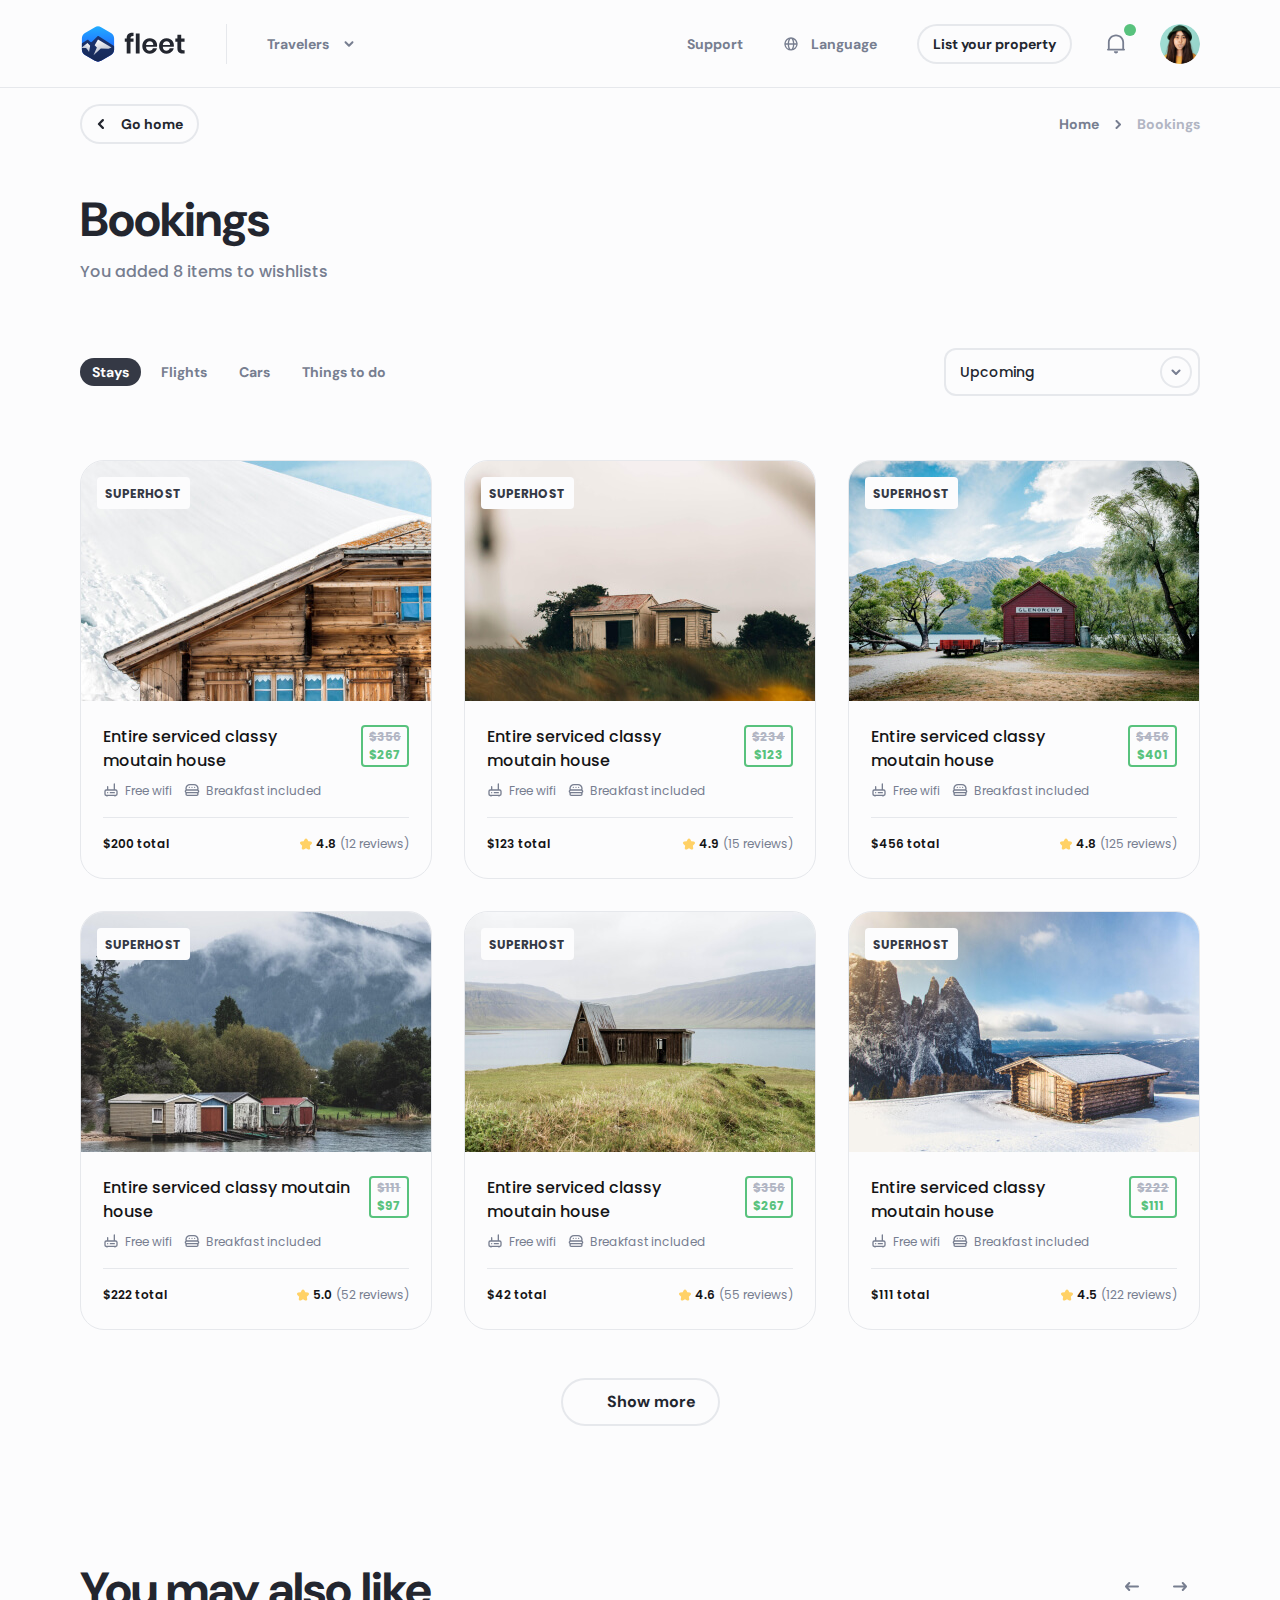
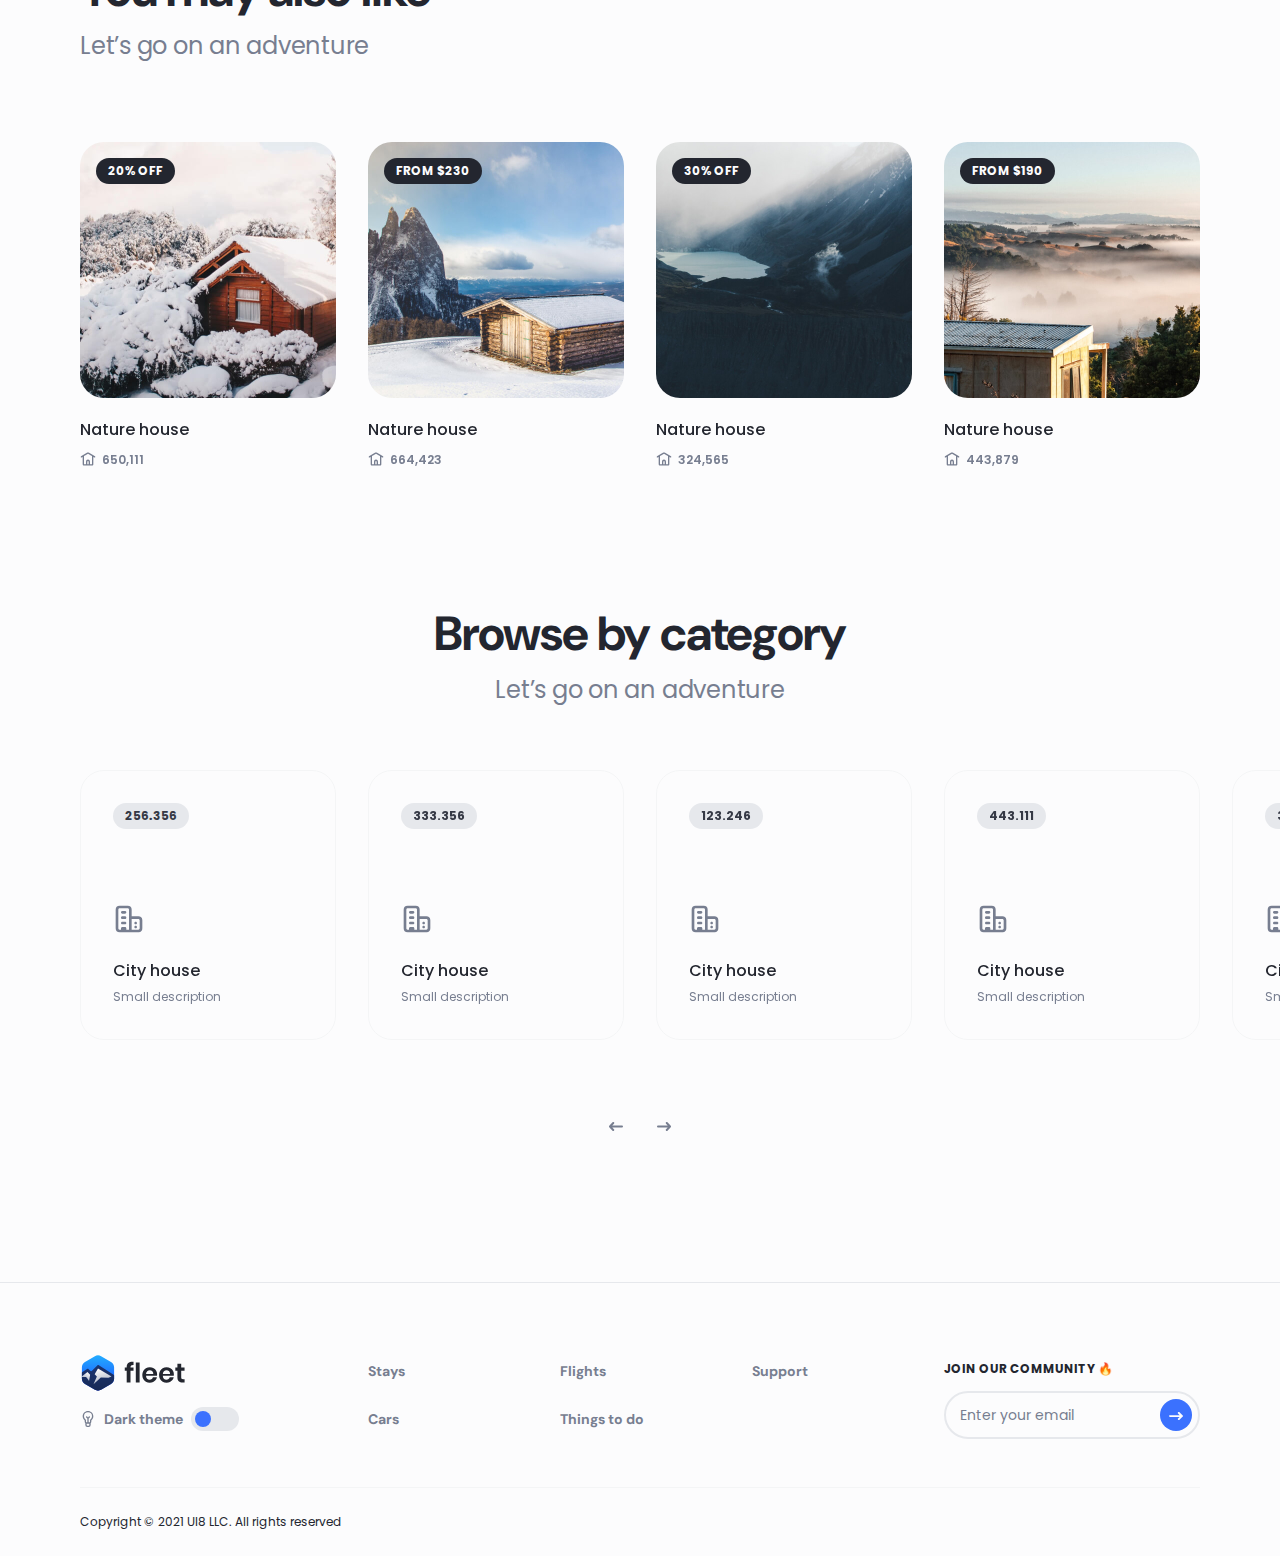
<file: bookings-list.html>
<!DOCTYPE html>
<html lang="en">
  <head>
    <meta charset="utf-8">
    <title>Fleet</title>
    <meta http-equiv="X-UA-Compatible" content="IE=Edge">
    <meta name="viewport" content="width=device-width, initial-scale=1, maximum-scale=1.0, user-scalable=no">
    <meta name="format-detection" content="telephone=no">
    <link rel="apple-touch-icon" sizes="180x180" href="img/apple-touch-icon.png">
    <link rel="icon" type="image/png" sizes="32x32" href="img/favicon-32x32.png">
    <link rel="icon" type="image/png" sizes="16x16" href="img/favicon-16x16.png">
    <link rel="manifest" href="img/site.webmanifest">
    <link rel="mask-icon" href="img/safari-pinned-tab.svg" color="#5bbad5">
    <meta name="msapplication-TileColor" content="#da532c">
    <meta name="theme-color" content="#ffffff">
    <meta name="description" content="Epic Travel Shopping Design Kit">
    <meta name="twitter:card" content="summary">
    <meta name="twitter:site" content="@ui8">
    <meta name="twitter:title" content="Fleet – Travel Shopping UI Kit">
    <meta name="twitter:description" content="Epic Travel Shopping Design Kit">
    <meta name="twitter:creator" content="@ui8">
    <meta name="twitter:image" content="https://ui8-fleet-html.herokuapp.com/img/twitter-card.jpg">
    <meta property="og:title" content="Fleet – Travel Shopping UI Kit">
    <meta property="og:type" content="Article">
    <meta property="og:url" content="https://ui8.net/ui8/products/fleet--travel-shopping-ui-design-kit">
    <meta property="og:image" content="https://ui8-fleet-html.herokuapp.com/img/fb-og-image.jpg">
    <meta property="og:description" content="Epic Travel Shopping Design Kit">
    <meta property="og:site_name" content="Fleet – Travel Shopping UI Kit">
    <meta property="fb:admins" content="132951670226590">
    <link rel="preconnect" href="https://fonts.gstatic.com">
    <link href="https://fonts.googleapis.com/css2?family=DM+Sans:wght@700&amp;family=Poppins:wght@400;500;600;700&amp;display=swap" rel="stylesheet">
    <link rel="stylesheet" media="all" href="css/app.min.css">
    <script>
      var viewportmeta = document.querySelector('meta[name="viewport"]');
      if (viewportmeta) {
        if (screen.width < 375) {
          var newScale = screen.width / 375;
          viewportmeta.content = 'width=375, minimum-scale=' + newScale + ', maximum-scale=1.0, user-scalable=no, initial-scale=' + newScale + '';
        } else {
          viewportmeta.content = 'width=device-width, maximum-scale=1.0, initial-scale=1.0';
        }
      }
    </script>
  </head>
  <body>
    <script>
      console.log(localStorage.getItem('darkMode'));
      if (localStorage.getItem('darkMode') === "on") {
        document.body.classList.add("dark");
        document.addEventListener("DOMContentLoaded", function() {
          document.querySelector('.js-theme input').checked = true;
        });
      }
    </script>
    <!-- outer-->
    <div class="outer">
      <!-- header-->
      <header class="header js-header header_border">
        <div class="header__center center"><a class="header__logo" href="index.html"><img class="some-icon" src="img/logo-dark.svg" alt="Fleet"><img class="some-icon-dark" src="img/logo-light.svg" alt="Fleet"></a>
          <div class="header__wrapper js-header-wrapper">
            <div class="header__item header__item_dropdown js-header-item">
              <button class="header__head js-header-head">Travelers
                <svg class="icon icon-arrow-down">
                  <use xlink:href="#icon-arrow-down"></use>
                </svg>
              </button>
              <div class="header__body js-header-body">
                <div class="header__menu"><a class="header__link" href="index.html">
                    <svg class="icon icon-comment">
                      <use xlink:href="#icon-comment"></use>
                    </svg>Stays</a><a class="header__link" href="flights.html">
                    <svg class="icon icon-email">
                      <use xlink:href="#icon-email"></use>
                    </svg>Flights</a><a class="header__link" href="things-to-do.html">
                    <svg class="icon icon-home">
                      <use xlink:href="#icon-home"></use>
                    </svg>Things to do</a><a class="header__link" href="cars.html">
                    <svg class="icon icon-email">
                      <use xlink:href="#icon-email"></use>
                    </svg>Cars</a></div>
              </div>
            </div><a class="header__item" href="support.html">Support</a>
            <div class="header__item header__item_language js-header-item">
              <button class="header__head js-header-head">
                <svg class="icon icon-globe">
                  <use xlink:href="#icon-globe"></use>
                </svg>Language
              </button>
              <div class="header__body js-header-body">
                <div class="header__list"><a class="header__box active" href="#">
                    <div class="header__category">English</div>
                    <div class="header__country">United States</div></a><a class="header__box" href="#">
                    <div class="header__category">Vietnamese</div>
                    <div class="header__country">Vietnamese</div></a><a class="header__box" href="#">
                    <div class="header__category">Français</div>
                    <div class="header__country">Belgique</div></a><a class="header__box" href="#">
                    <div class="header__category">Français</div>
                    <div class="header__country">Canada</div></a></div>
              </div>
            </div><a class="button button-stroke button-small header__button" href="list-your-property.html">List your property</a>
          </div>
          <div class="header__item header__item_notification js-header-item">
            <button class="header__head js-header-head active">
              <svg class="icon icon-notification">
                <use xlink:href="#icon-notification"></use>
              </svg>
            </button>
            <div class="header__body js-header-body">
              <div class="header__title">Notification</div>
              <div class="header__notifications"><a class="header__notification" href="message-center.html">
                  <div class="header__avatar"><img src="img/content/avatar-1.jpg" alt="Avatar"></div>
                  <div class="header__details">
                    <div class="header__subtitle">Kohaku Tora</div>
                    <div class="header__content">just sent you a message</div>
                    <div class="header__date">1 minute ago</div>
                    <div class="header__status" style="background-color: #3B71FE;"></div>
                  </div></a><a class="header__notification" href="message-center.html">
                  <div class="header__avatar"><img src="img/content/avatar-1.jpg" alt="Avatar"></div>
                  <div class="header__details">
                    <div class="header__subtitle">Kohaku Tora</div>
                    <div class="header__content">just sent you a message</div>
                    <div class="header__date">3 hours ago</div>
                    <div class="header__status" style="background-color: #3B71FE;"></div>
                  </div></a></div>
            </div>
          </div><a class="header__login js-popup-open" href="#popup-login" data-effect="mfp-zoom-in">
            <svg class="icon icon-user">
              <use xlink:href="#icon-user"></use>
            </svg></a>
          <div class="header__item header__item_user js-header-item">
            <button class="header__head js-header-head"><img src="img/content/avatar-2.jpg" alt="Avatar"></button>
            <div class="header__body js-header-body">
              <div class="header__group">
                <div class="header__menu"><a class="header__link" href="message-center.html">
                    <svg class="icon icon-comment">
                      <use xlink:href="#icon-comment"></use>
                    </svg>Messages</a><a class="header__link active" href="bookings-list.html">
                    <svg class="icon icon-home">
                      <use xlink:href="#icon-home"></use>
                    </svg>Bookings</a><a class="header__link" href="wishlists.html">
                    <svg class="icon icon-email">
                      <use xlink:href="#icon-email"></use>
                    </svg>Wishlists</a></div>
                <div class="header__menu"><a class="header__link" href="list-your-property.html">
                    <svg class="icon icon-building">
                      <use xlink:href="#icon-building"></use>
                    </svg>List your property</a><a class="header__link" href="host-an-experience.html">
                    <svg class="icon icon-flag">
                      <use xlink:href="#icon-flag"></use>
                    </svg>Host an experience</a></div>
              </div>
              <div class="header__btns"><a class="button button-small header__button" href="account-setting.html">Account</a>
                <button class="button-stroke button-small header__button">Log out</button>
              </div>
            </div>
          </div>
          <button class="header__burger js-header-burger"></button>
        </div>
      </header>
      <!-- outer content-->
      <div class="outer__inner">
        <div class="section wishlists js-tabs">
          <div class="wishlists__center center">
            <div class="control"><a class="button-stroke button-small control__button" href="index.html">
                <svg class="icon icon-arrow-left">
                  <use xlink:href="#icon-arrow-left"></use>
                </svg><span>Go home</span></a>
              <ul class="breadcrumbs">
                <li class="breadcrumbs__item"><a class="breadcrumbs__link" href="index.html">Home</a></li>
                <li class="breadcrumbs__item">Bookings</li>
              </ul>
            </div>
            <div class="wishlists__details">
              <h2 class="wishlists__title h2">Bookings</h2>
              <div class="wishlists__counter">You added 8 items to wishlists</div>
            </div>
            <div class="wishlists__sorting">
              <div class="nav"><a class="nav__link js-tabs-link active" href="#">Stays</a><a class="nav__link js-tabs-link" href="#">Flights</a><a class="nav__link js-tabs-link" href="#">Cars</a><a class="nav__link js-tabs-link" href="#">Things to do</a></div>
              <div class="sorting__select tablet-show">
                <select class="select js-tabs-select">
                  <option>Stays</option>
                  <option>Flights</option>
                  <option>Cars</option>
                  <option>Things to do</option>
                </select>
              </div>
              <div class="sorting__select">
                <select class="select">
                  <option>Upcoming</option>
                  <option>Future</option>
                  <option>Past</option>
                </select>
              </div>
            </div>
            <div class="wishlists__container">
              <div class="wishlists__item js-tabs-item">
                <div class="wishlists__list"><a class="card" href="stays-product.html">
                    <div class="card__preview"><img srcSet="img/content/card-pic-1@2x.jpg 2x" src="img/content/card-pic-1.jpg" alt="Entire serviced classy moutain house"/>
                      <div class="category card__category">superhost</div>
                    </div>
                    <div class="card__body">
                      <div class="card__line">
                        <div class="card__title">Entire serviced classy moutain house</div>
                        <div class="card__price">
                          <div class="card__old">$356</div>
                          <div class="card__actual">$267</div>
                        </div>
                      </div>
                      <div class="card__options">
                        <div class="card__option">
                          <svg class="icon icon-modem">
                            <use xlink:href="#icon-modem"></use>
                          </svg>Free wifi
                        </div>
                        <div class="card__option">
                          <svg class="icon icon-burger">
                            <use xlink:href="#icon-burger"></use>
                          </svg>Breakfast included
                        </div>
                      </div>
                      <div class="card__foot">
                        <div class="card__flex">
                          <div class="card__cost">$200 total</div>
                          <div class="card__rating">
                            <svg class="icon icon-star">
                              <use xlink:href="#icon-star"></use>
                            </svg>
                            <div class="card__number">4.8</div>
                            <div class="card__reviews">(12 reviews)
                            </div>
                          </div>
                        </div>
                      </div>
                    </div></a><a class="card" href="stays-product.html">
                    <div class="card__preview"><img srcSet="img/content/card-pic-2@2x.jpg 2x" src="img/content/card-pic-2.jpg" alt="Entire serviced classy moutain house"/>
                      <div class="category card__category">superhost</div>
                    </div>
                    <div class="card__body">
                      <div class="card__line">
                        <div class="card__title">Entire serviced classy moutain house</div>
                        <div class="card__price">
                          <div class="card__old">$234</div>
                          <div class="card__actual">$123</div>
                        </div>
                      </div>
                      <div class="card__options">
                        <div class="card__option">
                          <svg class="icon icon-modem">
                            <use xlink:href="#icon-modem"></use>
                          </svg>Free wifi
                        </div>
                        <div class="card__option">
                          <svg class="icon icon-burger">
                            <use xlink:href="#icon-burger"></use>
                          </svg>Breakfast included
                        </div>
                      </div>
                      <div class="card__foot">
                        <div class="card__flex">
                          <div class="card__cost">$123 total</div>
                          <div class="card__rating">
                            <svg class="icon icon-star">
                              <use xlink:href="#icon-star"></use>
                            </svg>
                            <div class="card__number">4.9</div>
                            <div class="card__reviews">(15 reviews)
                            </div>
                          </div>
                        </div>
                      </div>
                    </div></a><a class="card" href="stays-product.html">
                    <div class="card__preview"><img srcSet="img/content/card-pic-3@2x.jpg 2x" src="img/content/card-pic-3.jpg" alt="Entire serviced classy moutain house"/>
                      <div class="category card__category">superhost</div>
                    </div>
                    <div class="card__body">
                      <div class="card__line">
                        <div class="card__title">Entire serviced classy moutain house</div>
                        <div class="card__price">
                          <div class="card__old">$456</div>
                          <div class="card__actual">$401</div>
                        </div>
                      </div>
                      <div class="card__options">
                        <div class="card__option">
                          <svg class="icon icon-modem">
                            <use xlink:href="#icon-modem"></use>
                          </svg>Free wifi
                        </div>
                        <div class="card__option">
                          <svg class="icon icon-burger">
                            <use xlink:href="#icon-burger"></use>
                          </svg>Breakfast included
                        </div>
                      </div>
                      <div class="card__foot">
                        <div class="card__flex">
                          <div class="card__cost">$456 total</div>
                          <div class="card__rating">
                            <svg class="icon icon-star">
                              <use xlink:href="#icon-star"></use>
                            </svg>
                            <div class="card__number">4.8</div>
                            <div class="card__reviews">(125 reviews)
                            </div>
                          </div>
                        </div>
                      </div>
                    </div></a><a class="card" href="stays-product.html">
                    <div class="card__preview"><img srcSet="img/content/card-pic-4@2x.jpg 2x" src="img/content/card-pic-4.jpg" alt="Entire serviced classy moutain house"/>
                      <div class="category card__category">superhost</div>
                    </div>
                    <div class="card__body">
                      <div class="card__line">
                        <div class="card__title">Entire serviced classy moutain house</div>
                        <div class="card__price">
                          <div class="card__old">$111</div>
                          <div class="card__actual">$97</div>
                        </div>
                      </div>
                      <div class="card__options">
                        <div class="card__option">
                          <svg class="icon icon-modem">
                            <use xlink:href="#icon-modem"></use>
                          </svg>Free wifi
                        </div>
                        <div class="card__option">
                          <svg class="icon icon-burger">
                            <use xlink:href="#icon-burger"></use>
                          </svg>Breakfast included
                        </div>
                      </div>
                      <div class="card__foot">
                        <div class="card__flex">
                          <div class="card__cost">$222 total</div>
                          <div class="card__rating">
                            <svg class="icon icon-star">
                              <use xlink:href="#icon-star"></use>
                            </svg>
                            <div class="card__number">5.0</div>
                            <div class="card__reviews">(52 reviews)
                            </div>
                          </div>
                        </div>
                      </div>
                    </div></a><a class="card" href="stays-product.html">
                    <div class="card__preview"><img srcSet="img/content/card-pic-5@2x.jpg 2x" src="img/content/card-pic-5.jpg" alt="Entire serviced classy moutain house"/>
                      <div class="category card__category">superhost</div>
                    </div>
                    <div class="card__body">
                      <div class="card__line">
                        <div class="card__title">Entire serviced classy moutain house</div>
                        <div class="card__price">
                          <div class="card__old">$356</div>
                          <div class="card__actual">$267</div>
                        </div>
                      </div>
                      <div class="card__options">
                        <div class="card__option">
                          <svg class="icon icon-modem">
                            <use xlink:href="#icon-modem"></use>
                          </svg>Free wifi
                        </div>
                        <div class="card__option">
                          <svg class="icon icon-burger">
                            <use xlink:href="#icon-burger"></use>
                          </svg>Breakfast included
                        </div>
                      </div>
                      <div class="card__foot">
                        <div class="card__flex">
                          <div class="card__cost">$42 total</div>
                          <div class="card__rating">
                            <svg class="icon icon-star">
                              <use xlink:href="#icon-star"></use>
                            </svg>
                            <div class="card__number">4.6</div>
                            <div class="card__reviews">(55 reviews)
                            </div>
                          </div>
                        </div>
                      </div>
                    </div></a><a class="card" href="stays-product.html">
                    <div class="card__preview"><img srcSet="img/content/card-pic-6@2x.jpg 2x" src="img/content/card-pic-6.jpg" alt="Entire serviced classy moutain house"/>
                      <div class="category card__category">superhost</div>
                    </div>
                    <div class="card__body">
                      <div class="card__line">
                        <div class="card__title">Entire serviced classy moutain house</div>
                        <div class="card__price">
                          <div class="card__old">$222</div>
                          <div class="card__actual">$111</div>
                        </div>
                      </div>
                      <div class="card__options">
                        <div class="card__option">
                          <svg class="icon icon-modem">
                            <use xlink:href="#icon-modem"></use>
                          </svg>Free wifi
                        </div>
                        <div class="card__option">
                          <svg class="icon icon-burger">
                            <use xlink:href="#icon-burger"></use>
                          </svg>Breakfast included
                        </div>
                      </div>
                      <div class="card__foot">
                        <div class="card__flex">
                          <div class="card__cost">$111 total</div>
                          <div class="card__rating">
                            <svg class="icon icon-star">
                              <use xlink:href="#icon-star"></use>
                            </svg>
                            <div class="card__number">4.5</div>
                            <div class="card__reviews">(122 reviews)
                            </div>
                          </div>
                        </div>
                      </div>
                    </div></a>
                </div>
                <div class="wishlists__btns">
                  <button class="button-stroke wishlists__button">
                    <div class="loader"></div><span>Show more</span>
                  </button>
                </div>
              </div>
              <div class="wishlists__item js-tabs-item">
                <div class="wishlists__group">
                  <div class="flight">
                    <div class="flight__wrap">
                      <div class="flight__item">
                        <div class="flight__logo"><img src="img/content/emirates.svg" alt="Emirates"/></div>
                        <div class="flight__details">
                          <div class="flight__box">
                            <div class="flight__title">AKL</div>
                            <div class="flight__time">6:45 AM</div>
                          </div>
                          <div class="flight__note">nonstop</div>
                          <div class="flight__box">
                            <div class="flight__title">SGN</div>
                            <div class="flight__time">9:45 AM</div>
                          </div>
                        </div>
                      </div>
                      <div class="flight__item">
                        <div class="flight__logo"><img src="img/content/emirates.svg" alt="Emirates"/></div>
                        <div class="flight__details">
                          <div class="flight__box">
                            <div class="flight__title">SGN</div>
                            <div class="flight__time">12:45 AM</div>
                          </div>
                          <div class="flight__note">nonstop</div>
                          <div class="flight__box">
                            <div class="flight__title">AKL</div>
                            <div class="flight__time">3:45 AM</div>
                          </div>
                        </div>
                      </div>
                    </div>
                    <div class="flight__control">
                      <div class="flight__info">
                        <svg class="icon icon-tick">
                          <use xlink:href="#icon-tick"></use>
                        </svg>eDreams
                      </div>
                      <button class="button-stroke flight__button"><span class="flight__price">$3,256</span><span class="flight__more"><span>View deal</span>
                          <svg class="icon icon-arrow-next">
                            <use xlink:href="#icon-arrow-next"></use>
                          </svg></span></button>
                    </div>
                  </div>
                  <div class="flight">
                    <div class="flight__wrap">
                      <div class="flight__item">
                        <div class="flight__logo"><img src="img/content/emirates.svg" alt="Emirates"/></div>
                        <div class="flight__details">
                          <div class="flight__box">
                            <div class="flight__title">AKL</div>
                            <div class="flight__time">6:45 AM</div>
                          </div>
                          <div class="flight__note">nonstop</div>
                          <div class="flight__box">
                            <div class="flight__title">SGN</div>
                            <div class="flight__time">9:45 AM</div>
                          </div>
                        </div>
                      </div>
                      <div class="flight__item">
                        <div class="flight__logo"><img src="img/content/emirates.svg" alt="Emirates"/></div>
                        <div class="flight__details">
                          <div class="flight__box">
                            <div class="flight__title">SGN</div>
                            <div class="flight__time">12:45 AM</div>
                          </div>
                          <div class="flight__note">nonstop</div>
                          <div class="flight__box">
                            <div class="flight__title">AKL</div>
                            <div class="flight__time">3:45 AM</div>
                          </div>
                        </div>
                      </div>
                    </div>
                    <div class="flight__control">
                      <div class="flight__info">
                        <svg class="icon icon-tick">
                          <use xlink:href="#icon-tick"></use>
                        </svg>eDreams
                      </div>
                      <button class="button-stroke flight__button"><span class="flight__price">$3,256</span><span class="flight__more"><span>View deal</span>
                          <svg class="icon icon-arrow-next">
                            <use xlink:href="#icon-arrow-next"></use>
                          </svg></span></button>
                    </div>
                  </div>
                  <div class="flight">
                    <div class="flight__wrap">
                      <div class="flight__item">
                        <div class="flight__logo"><img src="img/content/emirates.svg" alt="Emirates"/></div>
                        <div class="flight__details">
                          <div class="flight__box">
                            <div class="flight__title">AKL</div>
                            <div class="flight__time">6:45 AM</div>
                          </div>
                          <div class="flight__note">nonstop</div>
                          <div class="flight__box">
                            <div class="flight__title">SGN</div>
                            <div class="flight__time">9:45 AM</div>
                          </div>
                        </div>
                      </div>
                      <div class="flight__item">
                        <div class="flight__logo"><img src="img/content/emirates.svg" alt="Emirates"/></div>
                        <div class="flight__details">
                          <div class="flight__box">
                            <div class="flight__title">SGN</div>
                            <div class="flight__time">12:45 AM</div>
                          </div>
                          <div class="flight__note">nonstop</div>
                          <div class="flight__box">
                            <div class="flight__title">AKL</div>
                            <div class="flight__time">3:45 AM</div>
                          </div>
                        </div>
                      </div>
                    </div>
                    <div class="flight__control">
                      <div class="flight__info">
                        <svg class="icon icon-tick">
                          <use xlink:href="#icon-tick"></use>
                        </svg>eDreams
                      </div>
                      <button class="button-stroke flight__button"><span class="flight__price">$3,256</span><span class="flight__more"><span>View deal</span>
                          <svg class="icon icon-arrow-next">
                            <use xlink:href="#icon-arrow-next"></use>
                          </svg></span></button>
                    </div>
                  </div>
                </div>
              </div>
              <div class="wishlists__item js-tabs-item">
                <div class="wishlists__list"><a class="card card_car" href="cars-product.html">
                    <div class="card__preview"><img srcSet="img/content/cars-photo-1@2x.jpg 2x" src="img/content/cars-photo-1.jpg" alt="Vauxhall Corsa"/>
                      <div class="category card__category">excellent</div>
                    </div>
                    <div class="card__body">
                      <div class="card__line">
                        <div class="card__title">Vauxhall Corsa</div>
                        <div class="card__price">
                          <div class="card__old">/DAY</div>
                          <div class="card__actual">$267</div>
                        </div>
                      </div>
                      <div class="card__options">
                        <div class="card__option">
                          <svg class="icon icon-route">
                            <use xlink:href="#icon-route"></use>
                          </svg>London - Kings Cross
                        </div>
                      </div>
                      <div class="card__foot">
                        <div class="card__flex">
                          <div class="card__cost">$200 total</div>
                          <div class="card__rating">
                            <svg class="icon icon-star">
                              <use xlink:href="#icon-star"></use>
                            </svg>
                            <div class="card__number">4.8</div>
                            <div class="card__reviews">(12 reviews)
                            </div>
                          </div>
                        </div>
                      </div>
                    </div></a><a class="card card_car" href="cars-product.html">
                    <div class="card__preview"><img srcSet="img/content/cars-photo-2@2x.jpg 2x" src="img/content/cars-photo-2.jpg" alt="Vauxhall Corsa"/>
                    </div>
                    <div class="card__body">
                      <div class="card__line">
                        <div class="card__title">Vauxhall Corsa</div>
                        <div class="card__price">
                          <div class="card__old">/DAY</div>
                          <div class="card__actual">$123</div>
                        </div>
                      </div>
                      <div class="card__options">
                        <div class="card__option">
                          <svg class="icon icon-route">
                            <use xlink:href="#icon-route"></use>
                          </svg>London - Kings Cross
                        </div>
                      </div>
                      <div class="card__foot">
                        <div class="card__flex">
                          <div class="card__cost">$123 total</div>
                          <div class="card__rating">
                            <svg class="icon icon-star">
                              <use xlink:href="#icon-star"></use>
                            </svg>
                            <div class="card__number">4.9</div>
                            <div class="card__reviews">(15 reviews)
                            </div>
                          </div>
                        </div>
                      </div>
                    </div></a><a class="card card_car" href="cars-product.html">
                    <div class="card__preview"><img srcSet="img/content/cars-photo-3@2x.jpg 2x" src="img/content/cars-photo-3.jpg" alt="Vauxhall Corsa"/>
                    </div>
                    <div class="card__body">
                      <div class="card__line">
                        <div class="card__title">Vauxhall Corsa</div>
                        <div class="card__price">
                          <div class="card__old">/DAY</div>
                          <div class="card__actual">$401</div>
                        </div>
                      </div>
                      <div class="card__options">
                        <div class="card__option">
                          <svg class="icon icon-route">
                            <use xlink:href="#icon-route"></use>
                          </svg>London - Kings Cross
                        </div>
                      </div>
                      <div class="card__foot">
                        <div class="card__flex">
                          <div class="card__cost">$456 total</div>
                          <div class="card__rating">
                            <svg class="icon icon-star">
                              <use xlink:href="#icon-star"></use>
                            </svg>
                            <div class="card__number">4.8</div>
                            <div class="card__reviews">(125 reviews)
                            </div>
                          </div>
                        </div>
                      </div>
                    </div></a><a class="card card_car" href="cars-product.html">
                    <div class="card__preview"><img srcSet="img/content/cars-photo-4@2x.jpg 2x" src="img/content/cars-photo-4.jpg" alt="Vauxhall Corsa"/>
                      <div class="category card__category">excellent</div>
                    </div>
                    <div class="card__body">
                      <div class="card__line">
                        <div class="card__title">Vauxhall Corsa</div>
                        <div class="card__price">
                          <div class="card__old">/DAY</div>
                          <div class="card__actual">$267</div>
                        </div>
                      </div>
                      <div class="card__options">
                        <div class="card__option">
                          <svg class="icon icon-route">
                            <use xlink:href="#icon-route"></use>
                          </svg>London - Kings Cross
                        </div>
                      </div>
                      <div class="card__foot">
                        <div class="card__flex">
                          <div class="card__cost">$200 total</div>
                          <div class="card__rating">
                            <svg class="icon icon-star">
                              <use xlink:href="#icon-star"></use>
                            </svg>
                            <div class="card__number">4.8</div>
                            <div class="card__reviews">(12 reviews)
                            </div>
                          </div>
                        </div>
                      </div>
                    </div></a><a class="card card_car" href="cars-product.html">
                    <div class="card__preview"><img srcSet="img/content/cars-photo-5@2x.jpg 2x" src="img/content/cars-photo-5.jpg" alt="Vauxhall Corsa"/>
                    </div>
                    <div class="card__body">
                      <div class="card__line">
                        <div class="card__title">Vauxhall Corsa</div>
                        <div class="card__price">
                          <div class="card__old">/DAY</div>
                          <div class="card__actual">$123</div>
                        </div>
                      </div>
                      <div class="card__options">
                        <div class="card__option">
                          <svg class="icon icon-route">
                            <use xlink:href="#icon-route"></use>
                          </svg>London - Kings Cross
                        </div>
                      </div>
                      <div class="card__foot">
                        <div class="card__flex">
                          <div class="card__cost">$123 total</div>
                          <div class="card__rating">
                            <svg class="icon icon-star">
                              <use xlink:href="#icon-star"></use>
                            </svg>
                            <div class="card__number">4.9</div>
                            <div class="card__reviews">(15 reviews)
                            </div>
                          </div>
                        </div>
                      </div>
                    </div></a><a class="card card_car" href="cars-product.html">
                    <div class="card__preview"><img srcSet="img/content/cars-photo-6@2x.jpg 2x" src="img/content/cars-photo-6.jpg" alt="Vauxhall Corsa"/>
                    </div>
                    <div class="card__body">
                      <div class="card__line">
                        <div class="card__title">Vauxhall Corsa</div>
                        <div class="card__price">
                          <div class="card__old">/DAY</div>
                          <div class="card__actual">$401</div>
                        </div>
                      </div>
                      <div class="card__options">
                        <div class="card__option">
                          <svg class="icon icon-route">
                            <use xlink:href="#icon-route"></use>
                          </svg>London - Kings Cross
                        </div>
                      </div>
                      <div class="card__foot">
                        <div class="card__flex">
                          <div class="card__cost">$456 total</div>
                          <div class="card__rating">
                            <svg class="icon icon-star">
                              <use xlink:href="#icon-star"></use>
                            </svg>
                            <div class="card__number">4.8</div>
                            <div class="card__reviews">(125 reviews)
                            </div>
                          </div>
                        </div>
                      </div>
                    </div></a>
                </div>
                <div class="wishlists__btns">
                  <button class="button-stroke wishlists__button">
                    <div class="loader"></div><span>Show more</span>
                  </button>
                </div>
              </div>
              <div class="wishlists__item js-tabs-item">
                <div class="wishlists__list"><a class="card" href="product.html">
                    <div class="card__preview"><img srcSet="img/content/card-pic-5@2x.jpg 2x" src="img/content/card-pic-5.jpg" alt="Private landscape photography tour"/>
                      <div class="category-blue card__category">best selling</div>
                    </div>
                    <div class="card__body">
                      <div class="card__line">
                        <div class="card__title">Private landscape photography tour</div>
                        <div class="card__price">
                          <div class="card__old">$356</div>
                          <div class="card__actual">$267</div>
                        </div>
                      </div>
                      <div class="card__options">
                        <div class="card__option">
                          <svg class="icon icon-clock">
                            <use xlink:href="#icon-clock"></use>
                          </svg>12 hours
                        </div>
                        <div class="card__option">
                          <svg class="icon icon-user">
                            <use xlink:href="#icon-user"></use>
                          </svg>Up to 10 people
                        </div>
                      </div>
                      <div class="card__foot">
                        <div class="card__comment">
                          <div class="card__avatar"><img src="img/content/avatar-2.jpg" alt="Avatar"/></div>
                          <div class="card__text">The best 16 passenger small group, intimate and unique, Milford Sound...</div>
                        </div>
                        <div class="card__flex">
                          <div class="card__cost">$200 total</div>
                          <div class="card__rating">
                            <svg class="icon icon-star">
                              <use xlink:href="#icon-star"></use>
                            </svg>
                            <div class="card__number">4.8</div>
                            <div class="card__reviews">(12 reviews)
                            </div>
                          </div>
                        </div>
                      </div>
                    </div></a><a class="card" href="product.html">
                    <div class="card__preview"><img srcSet="img/content/card-pic-6@2x.jpg 2x" src="img/content/card-pic-6.jpg" alt="Private landscape photography tour"/>
                    </div>
                    <div class="card__body">
                      <div class="card__line">
                        <div class="card__title">Private landscape photography tour</div>
                        <div class="card__price">
                          <div class="card__old">$567</div>
                          <div class="card__actual">$466</div>
                        </div>
                      </div>
                      <div class="card__options">
                        <div class="card__option">
                          <svg class="icon icon-clock">
                            <use xlink:href="#icon-clock"></use>
                          </svg>24 hours
                        </div>
                        <div class="card__option">
                          <svg class="icon icon-user">
                            <use xlink:href="#icon-user"></use>
                          </svg>Up to 12 people
                        </div>
                      </div>
                      <div class="card__foot">
                        <div class="card__comment">
                          <div class="card__avatar"><img src="img/content/avatar-3.jpg" alt="Avatar"/></div>
                          <div class="card__text">The best 16 passenger small group, intimate and unique, Milford Sound...</div>
                        </div>
                        <div class="card__flex">
                          <div class="card__cost">$200 total</div>
                          <div class="card__rating">
                            <svg class="icon icon-star">
                              <use xlink:href="#icon-star"></use>
                            </svg>
                            <div class="card__number">4.9</div>
                            <div class="card__reviews">(12 reviews)
                            </div>
                          </div>
                        </div>
                      </div>
                    </div></a><a class="card" href="product.html">
                    <div class="card__preview"><img srcSet="img/content/card-pic-7@2x.jpg 2x" src="img/content/card-pic-7.jpg" alt="Private landscape photography tour"/>
                      <div class="category card__category">popular</div>
                    </div>
                    <div class="card__body">
                      <div class="card__line">
                        <div class="card__title">Private landscape photography tour</div>
                        <div class="card__price">
                          <div class="card__old">$234</div>
                          <div class="card__actual">$198</div>
                        </div>
                      </div>
                      <div class="card__options">
                        <div class="card__option">
                          <svg class="icon icon-clock">
                            <use xlink:href="#icon-clock"></use>
                          </svg>12 hours
                        </div>
                        <div class="card__option">
                          <svg class="icon icon-user">
                            <use xlink:href="#icon-user"></use>
                          </svg>Up to 18 people
                        </div>
                      </div>
                      <div class="card__foot">
                        <div class="card__comment">
                          <div class="card__avatar"><img src="img/content/avatar-4.jpg" alt="Avatar"/></div>
                          <div class="card__text">The best 16 passenger small group, intimate and unique, Milford Sound...</div>
                        </div>
                        <div class="card__flex">
                          <div class="card__cost">$200 total</div>
                          <div class="card__rating">
                            <svg class="icon icon-star">
                              <use xlink:href="#icon-star"></use>
                            </svg>
                            <div class="card__number">5.0</div>
                            <div class="card__reviews">(12 reviews)
                            </div>
                          </div>
                        </div>
                      </div>
                    </div></a><a class="card" href="product.html">
                    <div class="card__preview"><img srcSet="img/content/card-pic-3@2x.jpg 2x" src="img/content/card-pic-3.jpg" alt="Private landscape photography tour"/>
                      <div class="category-blue card__category">best selling</div>
                    </div>
                    <div class="card__body">
                      <div class="card__line">
                        <div class="card__title">Private landscape photography tour</div>
                        <div class="card__price">
                          <div class="card__old">$356</div>
                          <div class="card__actual">$267</div>
                        </div>
                      </div>
                      <div class="card__options">
                        <div class="card__option">
                          <svg class="icon icon-clock">
                            <use xlink:href="#icon-clock"></use>
                          </svg>12 hours
                        </div>
                        <div class="card__option">
                          <svg class="icon icon-user">
                            <use xlink:href="#icon-user"></use>
                          </svg>Up to 2 people
                        </div>
                      </div>
                      <div class="card__foot">
                        <div class="card__comment">
                          <div class="card__avatar"><img src="img/content/avatar-1.jpg" alt="Avatar"/></div>
                          <div class="card__text">The best 16 passenger small group, intimate and unique, Milford Sound...</div>
                        </div>
                        <div class="card__flex">
                          <div class="card__cost">$200 total</div>
                          <div class="card__rating">
                            <svg class="icon icon-star">
                              <use xlink:href="#icon-star"></use>
                            </svg>
                            <div class="card__number">4.6</div>
                            <div class="card__reviews">(12 reviews)
                            </div>
                          </div>
                        </div>
                      </div>
                    </div></a><a class="card" href="product.html">
                    <div class="card__preview"><img srcSet="img/content/card-pic-4@2x.jpg 2x" src="img/content/card-pic-4.jpg" alt="Private landscape photography tour"/>
                      <div class="category-blue card__category">best selling</div>
                    </div>
                    <div class="card__body">
                      <div class="card__line">
                        <div class="card__title">Private landscape photography tour</div>
                        <div class="card__price">
                          <div class="card__old">$300</div>
                          <div class="card__actual">$250</div>
                        </div>
                      </div>
                      <div class="card__options">
                        <div class="card__option">
                          <svg class="icon icon-clock">
                            <use xlink:href="#icon-clock"></use>
                          </svg>12 hours
                        </div>
                        <div class="card__option">
                          <svg class="icon icon-user">
                            <use xlink:href="#icon-user"></use>
                          </svg>Up to 10 people
                        </div>
                      </div>
                      <div class="card__foot">
                        <div class="card__comment">
                          <div class="card__avatar"><img src="img/content/avatar-2.jpg" alt="Avatar"/></div>
                          <div class="card__text">The best 16 passenger small group, intimate and unique, Milford Sound...</div>
                        </div>
                        <div class="card__flex">
                          <div class="card__cost">$200 total</div>
                          <div class="card__rating">
                            <svg class="icon icon-star">
                              <use xlink:href="#icon-star"></use>
                            </svg>
                            <div class="card__number">4.8</div>
                            <div class="card__reviews">(12 reviews)
                            </div>
                          </div>
                        </div>
                      </div>
                    </div></a>
                </div>
              </div>
            </div>
          </div>
        </div>
        <div class="section browse">
          <div class="browse__center center">
            <div class="browse__inner">
              <div class="browse__head">
                <h2 class="browse__title h2">You may also like</h2>
                <div class="browse__info info">Let’s go on an adventure</div>
              </div>
              <div class="browse__wrapper">
                <div class="browse__slider js-slider-browse"><a class="browse__card" href="stays-category.html">
                                      <div class="browse__preview"><img srcSet="img/content/browse-pic-1.jpg 2x" src="img/content/browse-pic-1@2x.jpg" alt="Card">
                                        <div class="status-black browse__category">20% off</div>
                                      </div>
                                      <div class="browse__subtitle">Nature house</div>
                                      <div class="browse__content">
                                        <svg class="icon icon-home">
                                          <use xlink:href="#icon-home"></use>
                                        </svg>650,111
                                      </div></a><a class="browse__card" href="stays-category.html">
                                      <div class="browse__preview"><img srcSet="img/content/browse-pic-2.jpg 2x" src="img/content/browse-pic-2@2x.jpg" alt="Card">
                                        <div class="status-black browse__category">from $230</div>
                                      </div>
                                      <div class="browse__subtitle">Nature house</div>
                                      <div class="browse__content">
                                        <svg class="icon icon-home">
                                          <use xlink:href="#icon-home"></use>
                                        </svg>664,423
                                      </div></a><a class="browse__card" href="stays-category.html">
                                      <div class="browse__preview"><img srcSet="img/content/browse-pic-3.jpg 2x" src="img/content/browse-pic-3@2x.jpg" alt="Card">
                                        <div class="status-black browse__category">30% off</div>
                                      </div>
                                      <div class="browse__subtitle">Nature house</div>
                                      <div class="browse__content">
                                        <svg class="icon icon-home">
                                          <use xlink:href="#icon-home"></use>
                                        </svg>324,565
                                      </div></a><a class="browse__card" href="stays-category.html">
                                      <div class="browse__preview"><img srcSet="img/content/browse-pic-4.jpg 2x" src="img/content/browse-pic-4@2x.jpg" alt="Card">
                                        <div class="status-black browse__category">from $190</div>
                                      </div>
                                      <div class="browse__subtitle">Nature house</div>
                                      <div class="browse__content">
                                        <svg class="icon icon-home">
                                          <use xlink:href="#icon-home"></use>
                                        </svg>443,879
                                      </div></a><a class="browse__card" href="stays-category.html">
                                      <div class="browse__preview"><img srcSet="img/content/browse-pic-1.jpg 2x" src="img/content/browse-pic-1@2x.jpg" alt="Card">
                                        <div class="status-black browse__category">20% off</div>
                                      </div>
                                      <div class="browse__subtitle">Nature house</div>
                                      <div class="browse__content">
                                        <svg class="icon icon-home">
                                          <use xlink:href="#icon-home"></use>
                                        </svg>650,111
                                      </div></a><a class="browse__card" href="stays-category.html">
                                      <div class="browse__preview"><img srcSet="img/content/browse-pic-2.jpg 2x" src="img/content/browse-pic-2@2x.jpg" alt="Card">
                                        <div class="status-black browse__category">from $230</div>
                                      </div>
                                      <div class="browse__subtitle">Nature house</div>
                                      <div class="browse__content">
                                        <svg class="icon icon-home">
                                          <use xlink:href="#icon-home"></use>
                                        </svg>664,423
                                      </div></a><a class="browse__card" href="stays-category.html">
                                      <div class="browse__preview"><img srcSet="img/content/browse-pic-3.jpg 2x" src="img/content/browse-pic-3@2x.jpg" alt="Card">
                                        <div class="status-black browse__category">20% off</div>
                                      </div>
                                      <div class="browse__subtitle">Nature house</div>
                                      <div class="browse__content">
                                        <svg class="icon icon-home">
                                          <use xlink:href="#icon-home"></use>
                                        </svg>324,565
                                      </div></a>
                </div>
              </div>
            </div>
          </div>
        </div>
        <div class="section categories">
          <div class="categories__center center">
            <div class="categories__inner">
              <div class="categories__head">
                <h2 class="categories__title h2">Browse by category</h2>
                <div class="categories__info info">Let’s go on an adventure</div>
              </div>
              <div class="categories__wrapper">
                <div class="categories__slider js-slider-categories"><a class="categories__item" href="stays-category.html">
                                      <div class="status categories__counter">256.356</div>
                                      <div class="categories__icon">
                                        <svg class="icon icon-building">
                                          <use xlink:href="#icon-building"></use>
                                        </svg>
                                      </div>
                                      <div class="categories__subtitle">City house</div>
                                      <div class="categories__content">Small description</div></a><a class="categories__item" href="stays-category.html">
                                      <div class="status categories__counter">333.356</div>
                                      <div class="categories__icon">
                                        <svg class="icon icon-building">
                                          <use xlink:href="#icon-building"></use>
                                        </svg>
                                      </div>
                                      <div class="categories__subtitle">City house</div>
                                      <div class="categories__content">Small description</div></a><a class="categories__item" href="stays-category.html">
                                      <div class="status categories__counter">123.246</div>
                                      <div class="categories__icon">
                                        <svg class="icon icon-building">
                                          <use xlink:href="#icon-building"></use>
                                        </svg>
                                      </div>
                                      <div class="categories__subtitle">City house</div>
                                      <div class="categories__content">Small description</div></a><a class="categories__item" href="stays-category.html">
                                      <div class="status categories__counter">443.111</div>
                                      <div class="categories__icon">
                                        <svg class="icon icon-building">
                                          <use xlink:href="#icon-building"></use>
                                        </svg>
                                      </div>
                                      <div class="categories__subtitle">City house</div>
                                      <div class="categories__content">Small description</div></a><a class="categories__item" href="stays-category.html">
                                      <div class="status categories__counter">333.356</div>
                                      <div class="categories__icon">
                                        <svg class="icon icon-building">
                                          <use xlink:href="#icon-building"></use>
                                        </svg>
                                      </div>
                                      <div class="categories__subtitle">City house</div>
                                      <div class="categories__content">Small description</div></a><a class="categories__item" href="stays-category.html">
                                      <div class="status categories__counter">256.356</div>
                                      <div class="categories__icon">
                                        <svg class="icon icon-building">
                                          <use xlink:href="#icon-building"></use>
                                        </svg>
                                      </div>
                                      <div class="categories__subtitle">City house</div>
                                      <div class="categories__content">Small description</div></a><a class="categories__item" href="stays-category.html">
                                      <div class="status categories__counter">256.356</div>
                                      <div class="categories__icon">
                                        <svg class="icon icon-building">
                                          <use xlink:href="#icon-building"></use>
                                        </svg>
                                      </div>
                                      <div class="categories__subtitle">City house</div>
                                      <div class="categories__content">Small description</div></a><a class="categories__item" href="stays-category.html">
                                      <div class="status categories__counter">333.356</div>
                                      <div class="categories__icon">
                                        <svg class="icon icon-building">
                                          <use xlink:href="#icon-building"></use>
                                        </svg>
                                      </div>
                                      <div class="categories__subtitle">City house</div>
                                      <div class="categories__content">Small description</div></a><a class="categories__item" href="stays-category.html">
                                      <div class="status categories__counter">123.246</div>
                                      <div class="categories__icon">
                                        <svg class="icon icon-building">
                                          <use xlink:href="#icon-building"></use>
                                        </svg>
                                      </div>
                                      <div class="categories__subtitle">City house</div>
                                      <div class="categories__content">Small description</div></a><a class="categories__item" href="stays-category.html">
                                      <div class="status categories__counter">443.111</div>
                                      <div class="categories__icon">
                                        <svg class="icon icon-building">
                                          <use xlink:href="#icon-building"></use>
                                        </svg>
                                      </div>
                                      <div class="categories__subtitle">City house</div>
                                      <div class="categories__content">Small description</div></a>
                </div>
              </div>
            </div>
          </div>
        </div>
      </div>
      <!-- footer-->
      <footer class="footer">
        <div class="footer__center center">
          <div class="footer__row">
            <div class="footer__col"><a class="footer__logo" href="index.html"><img class="some-icon" src="img/logo-dark.svg" alt="Fleet"><img class="some-icon-dark" src="img/logo-light.svg" alt="Fleet"></a>
              <div class="footer__theme">
                <svg class="icon icon-bulb">
                  <use xlink:href="#icon-bulb"></use>
                </svg>Dark theme
                <label class="theme js-theme">
                  <input class="theme__input" type="checkbox"/><span class="theme__inner"><span class="theme__box"></span></span>
                </label>
              </div>
            </div>
            <div class="footer__col">
              <div class="footer__menu"><a class="footer__link" href="index.html">Stays</a><a class="footer__link" href="flights.html">Flights</a><a class="footer__link" href="support.html">Support</a><a class="footer__link" href="cars.html">Cars</a><a class="footer__link" href="things-to-do.html">Things to do</a></div>
            </div>
            <div class="footer__col">
              <div class="footer__info">Join our community 🔥</div>
              <form class="subscription">
                <input class="subscription__input" type="email" name="email" placeholder="Enter your email" required="required"/>
                <button class="subscription__btn">
                  <svg class="icon icon-arrow-next">
                    <use xlink:href="#icon-arrow-next"></use>
                  </svg>
                </button>
              </form>
            </div>
          </div>
          <div class="footer__bottom">
            <div class="footer__copyright">Copyright © 2021 UI8 LLC. All rights reserved</div>
          </div>
        </div>
      </footer>
    </div>
    <div class="popup popup_login mfp-hide" id="popup-login">
      <div class="login">
        <div class="login__item">
          <div class="login__title h3">Sign up on Fleet</div>
          <div class="login__info">Use Your OpenID to Sign up</div>
          <div class="login__btns">
            <button class="button login__button">
              <svg class="icon icon-google">
                <use xlink:href="#icon-google"></use>
              </svg><span>Google</span>
            </button>
            <button class="button-black login__button">
              <svg class="icon icon-apple">
                <use xlink:href="#icon-apple"></use>
              </svg><span>Apple</span>
            </button>
          </div>
          <div class="login__note">Or continue with email</div>
          <div class="subscription">
            <input class="subscription__input" type="email" name="email" placeholder="Enter your email" required>
            <button class="subscription__btn">
              <svg class="icon icon-arrow-next">
                <use xlink:href="#icon-arrow-next"></use>
              </svg>
            </button>
          </div>
          <div class="login__foot">Already have an account? <a class="login__link" href="#">Login</a></div>
        </div>
        <div class="login__item">
          <div class="login__title h3">Sign in</div>
          <div class="login__form">
            <div class="field field_view">
              <div class="field__wrap">
                <input class="field__input" type="password" name="password" placeholder="Password" required>
                <button class="field__view">
                  <svg class="icon icon-eye">
                    <use xlink:href="#icon-eye"></use>
                  </svg>
                </button>
              </div>
            </div>
            <button class="button login__button">Login</button>
          </div>
          <div class="login__foot"><a class="login__password" href="#">Forgot password?</a></div>
        </div>
        <div class="login__item">
          <div class="login__title h3">Let’s confirm it’s really you</div>
          <div class="login__info">Help us secure your account. Please complete the verifications below</div>
          <div class="login__form">
            <div class="login__variants">
              <label class="radio">
                <input class="radio__input" type="radio" name="login" checked="checked"/><span class="radio__inner"><span class="radio__tick"></span><span class="radio__text">Get the code by text message (SM) at +1 234 567 890</span></span>
              </label>
              <label class="radio">
                <input class="radio__input" type="radio" name="login"/><span class="radio__inner"><span class="radio__tick"></span><span class="radio__text">Get the code by email at tranm••••••••••••@gm•••.com</span></span>
              </label>
            </div>
            <button class="button login__button">Continue</button>
          </div>
        </div>
        <div class="login__item">
          <div class="login__title h3">Enter your security code</div>
          <div class="login__info">We texted your code to +1 234 567 890</div>
          <div class="login__form">
            <div class="login__code">
              <div class="login__number">
                <input type="tel">
              </div>
              <div class="login__number">
                <input type="tel">
              </div>
              <div class="login__number">
                <input type="tel">
              </div>
              <div class="login__number">
                <input type="tel">
              </div>
            </div>
          </div>
        </div>
      </div>
    </div>
    <!-- scripts-->
    <script src="js/lib/jquery.min.js"></script>
    <script src="js/lib/slick.min.js"></script>
    <script src="js/lib/jquery.nice-select.min.js"></script>
    <script src="js/lib/share-buttons.js"></script>
    <script src="js/lib/jquery.fancybox.min.js"></script>
    <script src="js/lib/jquery.rateyo.min.js"></script>
    <script src="js/lib/nouislider.min.js"></script>
    <script src="js/lib/wNumb.js"></script>
    <script src="js/lib/jquery.magnific-popup.min.js"></script>
    <script src="js/lib/moment.min.js"></script>
    <script src="js/lib/jquery.daterangepicker.min.js"></script>
    <script src="js/lib/simpleParallax.min.js"></script>
    <script src="js/demo.js"></script>
    <script src="js/app.js"></script>
    <!-- svg sprite-->
    <div style="display: none"><svg width="0" height="0">
<symbol xmlns="http://www.w3.org/2000/svg" viewBox="0 0 16 16" id="icon-arrow-down">
<path d="M10.805 6.362c-.26-.26-.682-.26-.943 0L8 8.224 6.138 6.362c-.26-.26-.682-.26-.943 0s-.26.682 0 .943l2.333 2.333c.26.26.682.26.943 0l2.333-2.333c.26-.26.26-.682 0-.943z"></path>
</symbol>
<symbol xmlns="http://www.w3.org/2000/svg" viewBox="0 0 16 16" id="icon-arrow-bottom">
<path d="M15.039 3.961c-.653-.653-1.713-.653-2.366 0L8 8.634 3.327 3.961c-.653-.653-1.713-.653-2.366 0s-.653 1.713 0 2.366l5.856 5.856c.653.653 1.713.653 2.366 0l5.856-5.856c.653-.653.653-1.713 0-2.366z"></path>
</symbol>
<symbol xmlns="http://www.w3.org/2000/svg" viewBox="0 0 16 16" id="icon-arrow-left">
<path d="M12.207.521a1.78 1.78 0 0 1 0 2.514L7.242 8l4.965 4.965a1.78 1.78 0 0 1 0 2.514 1.78 1.78 0 0 1-2.514 0L3.471 9.257a1.78 1.78 0 0 1 0-2.514L9.693.521a1.78 1.78 0 0 1 2.514 0z"></path>
</symbol>
<symbol xmlns="http://www.w3.org/2000/svg" viewBox="0 0 16 16" id="icon-arrow-right">
<path d="M6.528 5.195c-.26.26-.26.682 0 .943L8.39 8 6.528 9.862c-.26.26-.26.682 0 .943s.682.26.943 0l2.333-2.333c.26-.26.26-.682 0-.943L7.471 5.195c-.26-.26-.682-.26-.943 0z"></path>
</symbol>
<symbol xmlns="http://www.w3.org/2000/svg" viewBox="0 0 16 16" id="icon-email">
<path d="M13.334 2a2 2 0 0 1 1.995 1.851l.005.149v8a2 2 0 0 1-1.851 1.995l-.149.005H2.667a2 2 0 0 1-1.995-1.851L.667 12V4a2 2 0 0 1 1.851-1.995L2.667 2h10.667zm0 1.333H2.667C2.299 3.333 2 3.632 2 4v8c0 .368.298.667.667.667h10.667c.368 0 .667-.298.667-.667V4c0-.368-.298-.667-.667-.667zm-.821 1.573c.236.283.198.703-.085.939L9.281 8.468a2 2 0 0 1-2.561 0L3.574 5.845c-.283-.236-.321-.656-.085-.939s.656-.321.939-.085l3.146 2.622c.247.206.606.206.854 0l3.146-2.622c.283-.236.703-.197.939.085z"></path>
</symbol>
<symbol xmlns="http://www.w3.org/2000/svg" viewBox="0 0 16 16" id="icon-comment">
<path d="M8 1.413c1.643 0 3.124.162 4.203.326 1.127.171 2.019.997 2.213 2.12a17.13 17.13 0 0 1 .25 2.887 17.13 17.13 0 0 1-.25 2.887c-.193 1.123-1.086 1.949-2.213 2.12a28.6 28.6 0 0 1-3.787.323l-4.077 2.409a.67.67 0 0 1-1.006-.574v-2.269c-.902-.3-1.584-1.045-1.75-2.009-.135-.783-.25-1.777-.25-2.887s.115-2.104.25-2.887c.193-1.123 1.086-1.949 2.213-2.12 1.08-.164 2.561-.326 4.203-.326zm0 1.333a27.01 27.01 0 0 0-4.003.311c-.596.091-1.01.506-1.099 1.028a15.8 15.8 0 0 0-.231 2.661 15.8 15.8 0 0 0 .231 2.661c.078.453.395.817.856.97l.913.303v2.063l3.375-1.994.353-.006a27.26 27.26 0 0 0 3.609-.308c.596-.091 1.01-.506 1.099-1.028.125-.724.231-1.641.231-2.661s-.106-1.937-.231-2.661c-.09-.522-.504-.938-1.099-1.028A27.01 27.01 0 0 0 8 2.746zm-.667 4.667c.368 0 .667.298.667.667s-.298.667-.667.667h0-2.667C4.298 8.746 4 8.448 4 8.08s.298-.667.667-.667h0zm4-2.667c.368 0 .667.298.667.667s-.298.667-.667.667h0-6.667C4.298 6.08 4 5.781 4 5.413s.298-.667.667-.667h0z"></path>
</symbol>
<symbol xmlns="http://www.w3.org/2000/svg" viewBox="0 0 16 16" id="icon-home">
<path d="M8.287 1.411c.09.02.177.053.278.102l.086.044.318.184.132.079 2.561 1.543 3.348 2.009c.316.189.418.599.229.915-.17.284-.519.396-.817.277l-.097-.048-.99-.594v6.751c-.001.619-.013.951-.145 1.211-.128.251-.332.455-.583.583-.233.119-.526.141-1.033.144H10v.001H6v-.001H4.428c-.508-.004-.8-.026-1.033-.144-.251-.128-.455-.332-.583-.583-.119-.233-.141-.526-.144-1.033l-.001-6.928-.99.594c-.316.189-.725.087-.915-.229-.17-.284-.105-.644.14-.852l.088-.063 3.344-2.006L6.899 1.82l.451-.263.084-.043c.101-.049.189-.082.279-.102.189-.042.385-.042.574 0zM8 2.721l-.006.003-2.973 1.784L4 5.123l.001 7.651.008.399.005.071.002.018.018.002a6.48 6.48 0 0 0 .469.013H6V10.61a2 2 0 0 1 3.995-.149l.005.149v2.666h1.498l.399-.008.071-.005.018-.002.002-.018c.011-.133.013-.311.014-.608V5.123l-1.025-.618-2.969-1.781L8 2.721zm0 7.223c-.368 0-.667.298-.667.667l-.001 2.666h1.333l.001-2.666c0-.368-.298-.667-.667-.667z"></path>
</symbol>
<symbol xmlns="http://www.w3.org/2000/svg" viewBox="0 0 16 16" id="icon-home-fill">
<path d="M13.333 12.534V5.978l.99.594c.316.189.725.087.915-.229s.087-.725-.229-.915L11.661 3.42 9.1 1.877h0l-.45-.263-.086-.044c-.101-.049-.188-.082-.278-.102-.189-.042-.385-.042-.574 0-.09.02-.178.053-.279.102l-.084.043-.451.263h0L4.334 3.422.99 5.429c-.316.189-.418.599-.229.915s.599.418.915.229l.99-.594v6.556c0 .747 0 1.12.145 1.405.128.251.332.455.583.583.285.145.659.145 1.405.145h1.2v-4a2 2 0 0 1 4 0v4h1.2c.747 0 1.12 0 1.405-.145.251-.128.455-.332.583-.583.145-.285.145-.659.145-1.405z"></path>
</symbol>
<symbol xmlns="http://www.w3.org/2000/svg" viewBox="0 0 16 16" id="icon-globe">
<path d="M8 1.334a6.67 6.67 0 0 1 6.631 5.971l.003.029.033.667a6.67 6.67 0 0 1-13.3.667l-.033-.667c0-.225.011-.447.033-.667h0a6.67 6.67 0 0 1 6.634-6zm1.982 7.334H6.018c.077 1.396.391 2.599.817 3.451.532 1.065 1.021 1.216 1.164 1.216s.632-.151 1.164-1.216c.426-.852.74-2.055.817-3.451zm-5.299 0H2.708c.228 1.831 1.385 3.374 2.983 4.142-.556-1.068-.927-2.52-1.008-4.142zm8.609 0h-1.975c-.081 1.622-.452 3.074-1.009 4.142a5.34 5.34 0 0 0 2.984-4.143zm-7.6-5.476l-.143.071c-1.525.79-2.62 2.295-2.841 4.071h1.975c.08-1.623.452-3.074 1.008-4.143zM8 2.667c-.143 0-.632.151-1.164 1.216-.426.852-.74 2.055-.817 3.452h3.964c-.077-1.396-.391-2.6-.817-3.452-.501-1.002-.963-1.195-1.136-1.214L8 2.667h0zm2.308.524l.049.095c.53 1.059.882 2.473.96 4.048h1.975a5.34 5.34 0 0 0-2.984-4.143z"></path>
</symbol>
<symbol xmlns="http://www.w3.org/2000/svg" viewBox="0 0 16 16" id="icon-bell">
<path d="M8.833 12.861c.368 0 .679.313.516.643-.072.146-.169.281-.289.398-.281.276-.663.431-1.061.431s-.779-.155-1.061-.431a1.47 1.47 0 0 1-.289-.398c-.163-.33.148-.643.516-.643h1.667zM8 1.667c2.982 0 5.4 2.382 5.4 5.321v4.106h.011a.59.59 0 0 1 .589.589.59.59 0 0 1-.589.589H2.589A.59.59 0 0 1 2 11.683a.59.59 0 0 1 .589-.589H2.6V6.988c0-2.939 2.418-5.321 5.4-5.321zm0 1.178c-2.32 0-4.2 1.855-4.2 4.142v4.106h8.4V6.988c0-2.288-1.88-4.142-4.2-4.142z"></path>
</symbol>
<symbol xmlns="http://www.w3.org/2000/svg" viewBox="0 0 16 16" id="icon-flag">
<path d="M3.22 0c.368 0 .667.298.667.667v.666h7.768c1.097 0 1.707 1.239 1.089 2.103l-.077.098L10.553 6l2.113 2.466c.714.833.17 2.103-.888 2.196l-.124.005-7.768-.001v4.667c0 .368-.298.667-.667.667s-.667-.298-.667-.667V.667c0-.368.298-.667.667-.667zm8.434 2.667H3.886v6.667h7.768L8.797 6l2.857-3.333z"></path>
</symbol>
<symbol xmlns="http://www.w3.org/2000/svg" viewBox="0 0 16 16" id="icon-building">
<path d="M7.333 1.333a2 2 0 0 1 2 2v3.333h3.333a2 2 0 0 1 1.995 1.851l.005.149v4a2 2 0 0 1-1.851 1.995l-.149.005H3.333a2 2 0 0 1-2-2V3.333a2 2 0 0 1 2-2h4zm0 1.333h-4c-.335 0-.612.247-.659.568l-.007.099v9.333c0 .335.247.612.568.659l.099.007H4v-.667c0-.335.247-.612.568-.659L4.666 12H6c.335 0 .612.247.659.568l.007.099v.667H8v-10c0-.368-.298-.667-.667-.667zM12.666 8H9.333v5.333h3.333c.368 0 .667-.298.667-.667v-4c0-.368-.298-.667-.667-.667zm-1.333 3.333c.368 0 .667.298.667.667s-.298.667-.667.667-.667-.298-.667-.667.298-.667.667-.667zm0-2c.368 0 .667.298.667.667s-.298.667-.667.667-.667-.298-.667-.667.298-.667.667-.667zM6 9.333c.368 0 .667.298.667.667s-.298.667-.667.667h0-1.333C4.298 10.666 4 10.368 4 10s.298-.667.667-.667h0zm0-2.667c.368 0 .667.298.667.667S6.368 8 6 8H4.666C4.298 8 4 7.701 4 7.333s.298-.667.667-.667H6zM6 4c.368 0 .667.298.667.667s-.298.667-.667.667H4.666c-.368 0-.667-.298-.667-.667S4.298 4 4.666 4H6z"></path>
</symbol>
<symbol xmlns="http://www.w3.org/2000/svg" viewBox="0 0 16 16" id="icon-arrow-next">
<path d="M10.39 3.765c.464-.375 1.187-.349 1.615.057l3.692 3.5a.91.91 0 0 1 0 1.357l-3.692 3.5c-.428.406-1.151.431-1.615.057s-.493-1.007-.065-1.413L12.247 9H1.143C.512 9 0 8.552 0 8s.512-1 1.143-1h11.104l-1.922-1.822c-.428-.406-.399-1.038.065-1.413z"></path>
</symbol>
<symbol xmlns="http://www.w3.org/2000/svg" viewBox="0 0 16 16" id="icon-arrow-prev">
<path d="M5.61 12.235c-.464.375-1.187.349-1.615-.057l-3.692-3.5a.91.91 0 0 1 0-1.357l3.692-3.5c.428-.406 1.151-.431 1.615-.057s.493 1.007.065 1.413L3.753 7h11.104C15.488 7 16 7.448 16 8s-.512 1-1.143 1H3.753l1.922 1.822c.428.406.399 1.038-.065 1.413z"></path>
</symbol>
<symbol xmlns="http://www.w3.org/2000/svg" viewBox="0 0 16 16" id="icon-notification">
<path d="M8.833 12.861c.368 0 .679.313.516.643-.072.146-.169.281-.289.398-.281.276-.663.431-1.061.431s-.779-.155-1.061-.431a1.47 1.47 0 0 1-.289-.398c-.163-.33.148-.643.516-.643h1.667zM8 1.667c2.982 0 5.4 2.382 5.4 5.321v4.106h.011a.59.59 0 0 1 .589.589.59.59 0 0 1-.589.589H2.589A.59.59 0 0 1 2 11.683a.59.59 0 0 1 .589-.589H2.6V6.988c0-2.939 2.418-5.321 5.4-5.321zm0 1.178c-2.32 0-4.2 1.855-4.2 4.142v4.106h8.4V6.988c0-2.288-1.88-4.142-4.2-4.142z"></path>
</symbol>
<symbol xmlns="http://www.w3.org/2000/svg" viewBox="0 0 16 16" id="icon-bulb">
<path d="M7.999 0c2.946 0 5.333 2.388 5.333 5.333 0 1.684-.781 3.186-2 4.164v1.17c0 .591-.256 1.122-.663 1.488L10.668 14a2 2 0 0 1-2 2H7.335a2 2 0 0 1-2-2v-1.841c-.41-.366-.668-.899-.668-1.492v-1.17c-1.219-.977-2-2.479-2-4.164C2.666 2.388 5.054 0 7.999 0zm1.335 12.667l-2.667-.001V14c0 .368.298.667.667.667h1.333c.368 0 .667-.298.667-.667v-1.333h0zM7.999 1.333a4 4 0 0 0-4 4A3.99 3.99 0 0 0 5.5 8.457l.499.4v1.81c0 .368.298.667.667.667h.668V7.609L6.196 6.471c-.26-.26-.26-.682 0-.943s.682-.26.943 0h0L8 6.39l.862-.862c.26-.26.682-.26.943 0s.26.682 0 .943h0L8.667 7.609v3.724h.666c.368 0 .667-.298.667-.667v-1.81l.499-.4a3.99 3.99 0 0 0 1.501-3.123 4 4 0 0 0-4-4z"></path>
</symbol>
<symbol xmlns="http://www.w3.org/2000/svg" viewBox="0 0 16 16" id="icon-coin">
<path d="M8 1.334a6.67 6.67 0 0 1 6.667 6.667A6.67 6.67 0 0 1 8 14.667a6.67 6.67 0 0 1-6.667-6.667A6.67 6.67 0 0 1 8 1.334zm0 1.333c-2.946 0-5.333 2.388-5.333 5.333S5.054 13.334 8 13.334s5.333-2.388 5.333-5.333S10.945 2.667 8 2.667zm0 1.333c.368 0 .667.298.667.667a2 2 0 0 1 2 2c0 .368-.298.667-.667.667s-.667-.298-.667-.667-.298-.667-.667-.667H7.162c-.274 0-.496.222-.496.496 0 .213.137.403.339.47l2.411.804a1.83 1.83 0 0 1-.578 3.564h-.171c0 .368-.298.667-.667.667s-.667-.298-.667-.667a2 2 0 0 1-2-2c0-.368.298-.667.667-.667s.667.298.667.667.298.667.667.667h1.504c.274 0 .496-.222.496-.496 0-.213-.136-.403-.339-.47l-2.411-.804a1.83 1.83 0 0 1 .578-3.564h.171c0-.368.298-.667.667-.667z"></path>
</symbol>
<symbol xmlns="http://www.w3.org/2000/svg" viewBox="0 0 16 16" id="icon-star">
<path d="M9.69 1.529l1.442 2.838 3.238.457c1.517.214 2.211 2.086 1.041 3.192l-2.326 2.198.547 3.098c.28 1.587-1.404 2.653-2.73 1.977L8 13.809l-2.903 1.481c-1.328.678-3.011-.391-2.731-1.976l.547-3.098L.588 8.017C-.582 6.91.114 5.038 1.628 4.824l3.239-.457L6.31 1.529c.697-1.371 2.683-1.372 3.38 0z"></path>
</symbol>
<symbol xmlns="http://www.w3.org/2000/svg" viewBox="0 0 16 16" id="icon-play">
<path d="M1.509 2.463c0-1.71 1.876-2.755 3.33-1.855l8.945 5.538c1.378.853 1.378 2.857 0 3.711l-8.945 5.538c-1.454.899-3.33-.147-3.33-1.856V2.463z"></path>
</symbol>
<symbol xmlns="http://www.w3.org/2000/svg" viewBox="0 0 16 16" id="icon-modem">
<path d="M11.333 1.333c.368 0 .667.298.667.667h0v5.333h.667a2 2 0 0 1 1.995 1.851l.005.149V12a2 2 0 0 1-1.851 1.995l-.149.005-.007.099c-.048.321-.325.568-.659.568-.368 0-.667-.298-.667-.667h0-6.667c0 .368-.298.667-.667.667s-.667-.298-.667-.667h0a2 2 0 0 1-1.995-1.851L1.334 12V9.333a2 2 0 0 1 1.851-1.995l.149-.005H4V4.666C4 4.298 4.299 4 4.667 4s.667.298.667.667h0v2.667h5.333V2c0-.368.298-.667.667-.667zm1.334 7.333H3.334c-.368 0-.667.298-.667.667V12c0 .368.298.667.667.667h9.333c.368 0 .667-.298.667-.667V9.333c0-.368-.298-.667-.667-.667zM4.667 10c.368 0 .667.298.667.667s-.298.667-.667.667S4 11.035 4 10.666 4.299 10 4.667 10zm6.667 0c.368 0 .667.298.667.667s-.298.667-.667.667h0-4c-.368 0-.667-.298-.667-.667S6.965 10 7.333 10h0z"></path>
</symbol>
<symbol xmlns="http://www.w3.org/2000/svg" viewBox="0 0 16 16" id="icon-burger">
<path d="M10.001 2a4.67 4.67 0 0 1 4.667 4.667 1.99 1.99 0 0 1-.257.982c.555.355.923.977.923 1.685a2 2 0 0 1-.923 1.685c.164.289.257.624.257.981a2 2 0 0 1-2 2H3.334a2 2 0 0 1-2-2 1.99 1.99 0 0 1 .257-.981c-.556-.354-.925-.977-.925-1.686a2 2 0 0 1 .925-1.687c-.163-.289-.257-.624-.257-.98A4.67 4.67 0 0 1 6.001 2h4zm2.667 9.333H3.334c-.368 0-.667.299-.667.667 0 .335.247.612.568.659l.099.007h9.333c.368 0 .667-.299.667-.667s-.299-.667-.667-.667zm.665-2.667H2.666c-.368 0-.667.298-.667.667s.298.667.667.667h10.667c.368 0 .667-.298.667-.667s-.298-.667-.667-.667zm-3.332-5.333h-4c-1.841 0-3.333 1.492-3.333 3.333 0 .335.247.612.568.659l.099.007h9.333c.368 0 .667-.298.667-.667 0-1.841-1.492-3.333-3.333-3.333zM5.333 4.667c.368 0 .667.298.667.667S5.701 6 5.333 6s-.667-.298-.667-.667.298-.667.667-.667zm2.667 0c.368 0 .667.298.667.667S8.368 6 7.999 6s-.667-.298-.667-.667.298-.667.667-.667zm2.667 0c.368 0 .667.298.667.667S11.034 6 10.666 6s-.667-.298-.667-.667.298-.667.667-.667z"></path>
</symbol>
<symbol xmlns="http://www.w3.org/2000/svg" viewBox="0 0 16 16" id="icon-check">
<path d="M15.665 2.668c.446.446.446 1.17 0 1.616l-9.143 9.143c-.446.446-1.17.446-1.616 0L.335 8.855c-.446-.446-.446-1.17 0-1.616s1.17-.446 1.616 0l3.763 3.763 8.335-8.335c.446-.446 1.17-.446 1.616 0z"></path>
</symbol>
<symbol xmlns="http://www.w3.org/2000/svg" viewBox="0 0 16 16" id="icon-share">
<path d="M10.702 6.063l1.279.098c.99.104 1.779.806 1.898 1.843.068.591.122 1.444.122 2.663l-.122 2.663c-.118 1.036-.906 1.739-1.896 1.843-.787.083-2.042.161-3.982.161s-3.195-.078-3.982-.161c-.99-.104-1.778-.807-1.896-1.843C2.054 12.739 2 11.886 2 10.667l.122-2.663c.119-1.037.908-1.739 1.897-1.843l1.279-.098c.368-.02.682.263.701.63s-.263.682-.63.701l-1.21.092c-.417.044-.671.3-.713.669-.06.529-.113 1.33-.113 2.511l.113 2.511c.042.369.295.625.711.669C4.887 13.924 6.093 14 8 14l3.842-.154c.416-.044.669-.299.711-.669.06-.529.113-1.33.113-2.511l-.113-2.511c-.042-.369-.296-.625-.713-.669l-1.21-.092c-.368-.02-.65-.334-.63-.701s.334-.65.701-.63zM8.471.862l2.333 2.333c.26.26.26.682 0 .943s-.682.26-.943 0L8.667 2.943v6.391c0 .368-.298.667-.667.667s-.667-.298-.667-.667V2.943L6.138 4.138c-.26.26-.682.26-.943 0s-.26-.682 0-.943L7.529.862c.26-.26.682-.26.943 0z"></path>
</symbol>
<symbol xmlns="http://www.w3.org/2000/svg" viewBox="0 0 16 16" id="icon-more">
<path d="M3.333 6.667A1.34 1.34 0 0 1 4.667 8a1.34 1.34 0 0 1-1.333 1.333A1.34 1.34 0 0 1 2 8a1.34 1.34 0 0 1 1.333-1.333zm9.333 0A1.34 1.34 0 0 1 14 8a1.34 1.34 0 0 1-1.333 1.333A1.34 1.34 0 0 1 11.333 8a1.34 1.34 0 0 1 1.333-1.333zM8 6.667A1.34 1.34 0 0 1 9.333 8 1.34 1.34 0 0 1 8 9.334 1.34 1.34 0 0 1 6.667 8 1.34 1.34 0 0 1 8 6.667zM3.333 6.667A1.34 1.34 0 0 1 4.667 8a1.34 1.34 0 0 1-1.333 1.333A1.34 1.34 0 0 1 2 8a1.34 1.34 0 0 1 1.333-1.333zm9.333 0A1.34 1.34 0 0 1 14 8a1.34 1.34 0 0 1-1.333 1.333A1.34 1.34 0 0 1 11.333 8a1.34 1.34 0 0 1 1.333-1.333zM8 6.667A1.34 1.34 0 0 1 9.333 8 1.34 1.34 0 0 1 8 9.334 1.34 1.34 0 0 1 6.667 8 1.34 1.34 0 0 1 8 6.667z"></path>
</symbol>
<symbol xmlns="http://www.w3.org/2000/svg" viewBox="0 0 16 16" id="icon-heart">
<path d="M11 2.112c2.393 0 4.333 1.94 4.333 4.333 0 4.245-4.647 6.59-6.542 7.37-.511.21-1.071.21-1.582 0-1.896-.78-6.543-3.124-6.543-7.37 0-2.393 1.94-4.333 4.333-4.333a4.32 4.32 0 0 1 3 1.206 4.32 4.32 0 0 1 3-1.206zm0 1.333c-.807 0-1.537.317-2.077.835l-.462.443c-.258.248-.665.248-.923 0l-.462-.443c-.54-.518-1.27-.835-2.077-.835a3 3 0 0 0-3 3c0 1.588.86 2.9 2.101 3.978s2.728 1.794 3.615 2.159a.73.73 0 0 0 .567 0c.888-.365 2.373-1.08 3.615-2.159S14 8.034 14 6.445a3 3 0 0 0-3-3z"></path>
</symbol>
<symbol xmlns="http://www.w3.org/2000/svg" viewBox="0 0 16 16" id="icon-heart-fill">
<path d="M8 3.339a4.32 4.32 0 0 0-3-1.206c-2.393 0-4.333 1.94-4.333 4.333 0 4.246 4.647 6.59 6.543 7.37.511.21 1.071.21 1.582 0 1.896-.78 6.543-3.124 6.543-7.37 0-2.393-1.94-4.333-4.333-4.333a4.32 4.32 0 0 0-3 1.206z"></path>
</symbol>
<symbol xmlns="http://www.w3.org/2000/svg" viewBox="0 0 16 16" id="icon-close">
<path d="M3.528 3.528c.26-.26.682-.26.943 0L8 7.057l3.529-3.529c.26-.26.682-.26.943 0s.26.682 0 .943L8.942 8l3.529 3.529c.26.26.26.682 0 .943s-.682.26-.943 0L8 8.942l-3.529 3.529c-.26.26-.682.26-.943 0s-.26-.682 0-.943L7.057 8 3.528 4.471c-.26-.26-.26-.682 0-.943z"></path>
</symbol>
<symbol xmlns="http://www.w3.org/2000/svg" viewBox="0 0 16 16" id="icon-location">
<path d="M14.349 3.832L10.4 13.31c-.772 1.854-3.489 1.54-3.819-.44l-.493-2.956-2.956-.493c-1.981-.33-2.294-3.047-.44-3.819l9.478-3.949a1.67 1.67 0 0 1 2.18 2.179zm-1.667-.949L3.204 6.833a.67.67 0 0 0 .147 1.273l2.956.493c.562.094 1.002.534 1.096 1.096l.493 2.956a.67.67 0 0 0 1.273.147l3.949-9.478c.114-.275-.161-.55-.436-.436z"></path>
</symbol>
<symbol xmlns="http://www.w3.org/2000/svg" viewBox="0 0 16 16" id="icon-image">
<path d="M8.001 1.334a28.06 28.06 0 0 1 3.639.246c1.464.193 2.588 1.317 2.782 2.782.133 1.007.246 2.266.246 3.639a28.05 28.05 0 0 1-.246 3.639c-.193 1.464-1.317 2.588-2.782 2.782-1.007.133-2.266.246-3.639.246s-2.632-.113-3.639-.246c-1.465-.193-2.588-1.317-2.782-2.782a28.06 28.06 0 0 1-.246-3.639 28.06 28.06 0 0 1 .246-3.639c.193-1.465 1.317-2.588 2.782-2.782a28.06 28.06 0 0 1 3.639-.246zm0 1.333c-1.301 0-2.501.107-3.464.235-.867.114-1.52.768-1.635 1.635-.127.963-.235 2.163-.235 3.464 0 1.055.071 2.043.165 2.892l1.086-1.087a2 2 0 0 1 2.828 0l.114.114c.26.26.682.26.943 0l1.448-1.448a2 2 0 0 1 2.828 0l1.196 1.196-.168 1.718-1.971-1.971c-.26-.26-.682-.26-.943 0l-1.448 1.448a2 2 0 0 1-2.828 0l-.114-.114c-.26-.26-.682-.26-.943 0l-1.605 1.606a1.88 1.88 0 0 0 1.28.745c.963.127 2.163.235 3.464.235a26.72 26.72 0 0 0 3.464-.235c.867-.114 1.52-.768 1.635-1.635.127-.963.235-2.163.235-3.464s-.107-2.501-.235-3.464c-.114-.867-.768-1.52-1.635-1.635-.963-.127-2.163-.235-3.464-.235zm-2.001 2c.736 0 1.333.597 1.333 1.333s-.597 1.333-1.333 1.333-1.333-.597-1.333-1.333.597-1.333 1.333-1.333z"></path>
</symbol>
<symbol xmlns="http://www.w3.org/2000/svg" viewBox="0 0 16 16" id="icon-toilet-paper">
<path d="M11.333 1.333c.952 0 1.799.587 2.378 1.407.542.768.897 1.796.949 2.965l.006.295v6.667a2 2 0 0 1-1.851 1.995l-.149.005h-4a2 2 0 0 1-1.995-1.851l-.005-.149v-2h-2c-1.841 0-3.333-2.089-3.333-4.667s1.492-4.667 3.333-4.667h6.667zm0 1.333H6.999c.29.398.528.869.699 1.392l.027.084.035.117.033.118.039.156.02.085.024.116.077.478.012.114.015.164.006.088.007.126.001.038.001.024L8 6v3.333h0c.368 0 .667.298.667.667s-.298.667-.667.667v2c0 .335.247.612.568.659l.099.007h4c.335 0 .612-.247.659-.568l.007-.099v-2c-.368 0-.667-.298-.667-.667s.298-.667.667-.667h0V6c0-1.043-.299-1.906-.711-2.491-.421-.597-.908-.843-1.289-.843zm-.667 6.667c.368 0 .667.298.667.667s-.298.667-.667.667S10 10.368 10 10s.298-.667.667-.667zm-6-6.667c-.378 0-.846.212-1.272.808S2.666 4.957 2.666 6s.304 1.931.728 2.525.894.808 1.272.808.846-.212 1.272-.808.728-1.482.728-2.525a4.96 4.96 0 0 0-.202-1.42c-.126-.418-.304-.779-.51-1.07-.383-.542-.819-.795-1.182-.837l-.107-.006h0zm0 2c.368 0 .667.597.667 1.333s-.298 1.333-.667 1.333S4 6.736 4 6s.298-1.333.667-1.333z"></path>
</symbol>
<symbol xmlns="http://www.w3.org/2000/svg" viewBox="0 0 16 16" id="icon-credit-card">
<path d="M15.334 12a2 2 0 0 1-1.851 1.995l-.149.005H2.667a2 2 0 0 1-1.995-1.851L.667 12V4a2 2 0 0 1 1.851-1.995L2.667 2h10.667a2 2 0 0 1 1.995 1.851l.005.149v8zM14 6.666H2V12c0 .368.298.667.667.667h10.667c.368 0 .667-.298.667-.667V6.666zM4.334 9.333a1 1 0 1 1 0 2 1 1 0 1 1 0-2zm3.333 0a1 1 0 1 1 0 2 1 1 0 1 1 0-2zm5.667-6H2.667C2.299 3.333 2 3.632 2 4v1.333h12V4c0-.368-.298-.667-.667-.667z"></path>
</symbol>
<symbol xmlns="http://www.w3.org/2000/svg" viewBox="0 0 16 16" id="icon-medical-case">
<path d="M9.333 1.333a2 2 0 0 1 2 2V4H12c1.416 0 2.574 1.104 2.661 2.498l.005.169V12c0 1.416-1.104 2.574-2.498 2.661l-.169.005H4c-1.416 0-2.574-1.104-2.661-2.498L1.333 12V6.666c0-1.416 1.104-2.574 2.498-2.661L4 4h.667 0v-.667a2 2 0 0 1 2-2h2.667zm2.667 4H4c-.736 0-1.333.597-1.333 1.333V12c0 .736.597 1.333 1.333 1.333h8c.736 0 1.333-.597 1.333-1.333V6.666c0-.736-.597-1.333-1.333-1.333zM8 6.666c.368 0 .667.298.667.667h0v1.333H10c.368 0 .667.298.667.667S10.368 10 10 10h0-1.333v1.333c0 .368-.298.667-.667.667s-.667-.298-.667-.667h0V10H6c-.368 0-.667-.298-.667-.667s.298-.667.667-.667h0 1.333V7.333c0-.368.298-.667.667-.667zm1.333-4H6.666c-.368 0-.667.298-.667.667V4h4 0v-.667c0-.368-.298-.667-.667-.667z"></path>
</symbol>
<symbol xmlns="http://www.w3.org/2000/svg" viewBox="0 0 16 16" id="icon-monitor">
<path d="M12 1.333c1.416 0 2.574 1.104 2.661 2.498l.005.169v5.333c0 1.416-1.104 2.574-2.498 2.661L12 12h-2v1.333h.667c.368 0 .667.298.667.667s-.298.667-.667.667H5.333c-.368 0-.667-.298-.667-.667s.298-.667.667-.667H6V12H4c-1.416 0-2.574-1.104-2.661-2.498l-.005-.169V4c0-1.416 1.104-2.574 2.498-2.661L4 1.333h8zM8.666 12H7.333v1.333h1.333V12zM12 2.666H4c-.736 0-1.333.597-1.333 1.333v5.333c0 .736.597 1.333 1.333 1.333h8c.736 0 1.333-.597 1.333-1.333V4c0-.736-.597-1.333-1.333-1.333zm-6 4c.368 0 .667.298.667.667S6.368 8 6 8h0-1.333C4.298 8 4 7.701 4 7.333s.298-.667.667-.667h0zM9.333 4c.368 0 .667.298.667.667s-.298.667-.667.667h0-4.667c-.368 0-.667-.298-.667-.667S4.298 4 4.666 4h0z"></path>
</symbol>
<symbol xmlns="http://www.w3.org/2000/svg" viewBox="0 0 16 16" id="icon-calendar">
<path d="M11.333 1.333c.335 0 .612.247.659.568L12 2l-.001.666h.667a2 2 0 0 1 1.995 1.851l.005.149v8a2 2 0 0 1-1.851 1.995l-.149.005H3.333a2 2 0 0 1-1.995-1.851l-.005-.149v-8a2 2 0 0 1 1.851-1.995l.149-.005h.666L4 2c0-.368.298-.667.667-.667.335 0 .612.247.659.568L5.333 2l-.001.666h5.334V2c0-.368.298-.667.667-.667zM12.666 4l-.667-.001.001.667c0 .368-.298.667-.667.667-.335 0-.612-.247-.659-.568l-.007-.099v-.667H5.332l.001.667c0 .368-.298.667-.667.667-.335 0-.612-.247-.659-.568L4 4.666l-.001-.667L3.333 4c-.368 0-.667.298-.667.667v8c0 .368.298.667.667.667h9.333c.368 0 .667-.298.667-.667v-8c0-.368-.298-.667-.667-.667zm-4 6.667c.368 0 .667.298.667.667 0 .335-.247.612-.568.659L8.666 12h-4C4.298 12 4 11.701 4 11.333c0-.335.247-.612.568-.659l.099-.007h4zM11.333 8c.368 0 .667.298.667.667 0 .335-.247.612-.568.659l-.099.007H6.666c-.368 0-.667-.298-.667-.667 0-.335.247-.612.568-.659L6.666 8h4.667z"></path>
</symbol>
<symbol xmlns="http://www.w3.org/2000/svg" viewBox="0 0 16 16" id="icon-user">
<path d="M8 .668a4 4 0 0 1 4 4c0 1.296-.617 2.449-1.573 3.18 2.104.93 3.573 3.037 3.573 5.487v1.333c0 .368-.298.667-.667.667s-.667-.298-.667-.667v-1.333a4.67 4.67 0 0 0-4.645-4.667H8h0l-.021-.001-.193.006a4.67 4.67 0 0 0-4.453 4.662v1.333c0 .368-.298.667-.667.667S2 15.036 2 14.668v-1.333c0-2.45 1.468-4.557 3.573-5.489C4.617 7.117 4 5.964 4 4.668a4 4 0 0 1 4-4zm0 1.333c-1.473 0-2.667 1.194-2.667 2.667S6.527 7.335 8 7.335s2.667-1.194 2.667-2.667S9.473 2.001 8 2.001z"></path>
</symbol>
<symbol xmlns="http://www.w3.org/2000/svg" viewBox="0 0 16 16" id="icon-plus">
<path d="M8.667 4.667C8.667 4.298 8.368 4 8 4s-.667.298-.667.667v2.667H4.667C4.298 7.333 4 7.632 4 8s.298.667.667.667h2.667v2.667c0 .368.298.667.667.667s.667-.298.667-.667V8.667h2.667c.368 0 .667-.298.667-.667s-.298-.667-.667-.667H8.667V4.667z"></path>
</symbol>
<symbol xmlns="http://www.w3.org/2000/svg" viewBox="0 0 16 16" id="icon-minus">
<path d="M4 8c0-.368.298-.667.667-.667h6.667c.368 0 .667.298.667.667s-.298.667-.667.667H4.667C4.298 8.666 4 8.368 4 8z"></path>
</symbol>
<symbol xmlns="http://www.w3.org/2000/svg" viewBox="0 0 16 16" id="icon-bag">
<path d="M8.5 1.334c1.613 0 2.958 1.145 3.266 2.666h.562a2.67 2.67 0 0 1 2.666 2.633l-.005.2-.333 5.333a2.67 2.67 0 0 1-2.494 2.495l-.168.005h-6.99c-1.352 0-2.479-1.008-2.645-2.333l-.016-.167-.333-5.333a2.67 2.67 0 0 1 2.462-2.825l.2-.008h.562C5.542 2.479 6.887 1.334 8.5 1.334zm3.828 3.999h-.496l.001.667a.67.67 0 0 1-.667.667c-.368 0-.666-.299-.666-.667l-.001-.667h-4L6.5 6c0 .368-.298.667-.667.667S5.167 6.368 5.167 6l-.001-.667h-.494c-.769 0-1.379.649-1.331 1.417l.333 5.333c.044.703.627 1.25 1.331 1.25h6.99c.704 0 1.287-.547 1.331-1.25l.333-5.333c.048-.768-.562-1.417-1.331-1.417zM8.5 2.667A2 2 0 0 0 6.614 4h3.772A2 2 0 0 0 8.5 2.667z"></path>
</symbol>
<symbol xmlns="http://www.w3.org/2000/svg" viewBox="0 0 16 16" id="icon-star-outline">
<path d="M6.339 2.517c.616-1.475 2.706-1.475 3.322 0h0l1.017 2.437 2.639.211c1.598.128 2.245 2.123 1.025 3.164h0l-2.006 1.711.613 2.56c.373 1.556-1.319 2.789-2.686 1.957h0L8 13.179l-2.264 1.377c-1.367.832-3.059-.401-2.686-1.957h0l.613-2.56-2.006-1.711C.438 7.288 1.084 5.292 2.682 5.165h0l2.639-.211zm1.23.514L6.348 5.956c-.067.161-.219.271-.393.285l-3.166.253a.47.47 0 0 0-.266.82l2.41 2.056c.133.114.192.293.151.464l-.737 3.076a.47.47 0 0 0 .696.507l2.714-1.651c.149-.091.336-.091.485 0l2.714 1.651a.47.47 0 0 0 .696-.507l-.737-3.076c-.041-.171.017-.35.151-.464l2.41-2.056a.47.47 0 0 0-.266-.82l-3.166-.253c-.174-.014-.326-.124-.393-.285L8.43 3.031a.47.47 0 0 0-.861 0z"></path>
</symbol>
<symbol xmlns="http://www.w3.org/2000/svg" viewBox="0 0 16 16" id="icon-instagram">
<path d="M10.666 1.333a4 4 0 0 1 3.995 3.8l.005.2v5.333a4 4 0 0 1-3.8 3.995l-.2.005H5.333a4 4 0 0 1-3.995-3.8l-.005-.2V5.333a4 4 0 0 1 3.8-3.995l.2-.005h5.333zm0 1.333H5.333c-1.473 0-2.667 1.194-2.667 2.667v5.333c0 1.473 1.194 2.667 2.667 2.667h5.333c1.473 0 2.667-1.194 2.667-2.667V5.333c0-1.473-1.194-2.667-2.667-2.667zm-2.666 2c1.841 0 3.333 1.492 3.333 3.333s-1.492 3.333-3.333 3.333S4.667 9.841 4.667 8 6.16 4.667 8.001 4.667zm0 1.333a2 2 0 1 0 0 4 2 2 0 1 0 0-4zm3.333-2c.368 0 .667.298.667.667s-.298.667-.667.667-.667-.298-.667-.667.298-.667.667-.667z"></path>
</symbol>
<symbol xmlns="http://www.w3.org/2000/svg" viewBox="0 0 16 16" id="icon-facebook">
<path d="M8 1.333A6.67 6.67 0 0 1 14.666 8 6.67 6.67 0 0 1 8 14.666 6.67 6.67 0 0 1 1.333 8 6.67 6.67 0 0 1 8 1.333zm0 1.333C5.054 2.666 2.666 5.054 2.666 8c0 2.485 1.699 4.573 3.999 5.165V9.333H6c-.368 0-.667-.298-.667-.667S5.631 8 6 8h0 .667V6.667a2 2 0 0 1 2-2h0 .667c.368 0 .667.298.667.667S9.701 6 9.333 6h0-.667C8.298 6 8 6.298 8 6.667h0V8h1.333c.368 0 .667.298.667.667s-.298.667-.667.667h0H8v4h0c2.946 0 5.333-2.388 5.333-5.333S10.945 2.666 8 2.666z"></path>
</symbol>
<symbol xmlns="http://www.w3.org/2000/svg" viewBox="0 0 16 16" id="icon-twitter">
<path d="M10.334 2c.508 0 1.057.117 1.511.265.233.076.505.181.768.32h0l.993-.198c1.142-.228 2.048.957 1.527 1.999h0l-.751 1.503C14.893 10.281 11.23 14 6.667 14c-2.945 0-4.709-1.094-5.681-2.456-.679-.952.032-2.208 1.135-2.211l.151-.001a6.57 6.57 0 0 1-.754-1.324c-.578-1.36-.755-3.042-.111-4.462.457-1.007 1.757-1.065 2.371-.29.366.462 1.015.989 1.817 1.404.354.183.715.333 1.069.445.038-.249.096-.508.185-.766.191-.561.54-1.171 1.159-1.635C8.633 2.234 9.421 2 10.334 2zm0 1.333c-2.723 0-2.425 2.747-2.347 3.254.006.042-.025.08-.067.079-1.939-.034-4.167-1.294-5.187-2.581-.031-.039-.091-.033-.112.012-.892 1.968.364 5.117 2.575 5.86.054.018.065.09.016.119-.948.555-2.386.588-3.087.59-.053 0-.084.059-.054.103.689.965 2.02 1.898 4.596 1.898 3.992 0 6.988-3.32 6.337-6.978-.002-.014 0-.029.006-.042h0l.929-1.858c.025-.05-.018-.106-.073-.095h0l-1.498.3a.07.07 0 0 1-.061-.017c-.356-.325-1.324-.642-1.974-.642z"></path>
</symbol>
<symbol xmlns="http://www.w3.org/2000/svg" viewBox="0 0 16 16" id="icon-pinterest">
<path d="M8 1.333A6.67 6.67 0 0 1 14.666 8 6.67 6.67 0 0 1 8 14.666 6.67 6.67 0 0 1 1.333 8 6.67 6.67 0 0 1 8 1.333zm0 1.333C5.054 2.666 2.666 5.054 2.666 8c0 2.151 1.274 4.005 3.109 4.849l.702-2.524.88-3.17c.099-.355.466-.562.821-.464s.562.466.464.821l-.702 2.526c.834.177 1.419.026 1.811-.233.495-.327.813-.914.893-1.61s-.091-1.428-.481-1.969c-.375-.522-.969-.892-1.831-.892-1.281 0-2.043.554-2.415 1.236-.387.71-.4 1.645.011 2.466.165.329.031.73-.298.894s-.73.031-.894-.298c-.589-1.179-.602-2.577.011-3.701C5.376 4.779 6.614 4 8.333 4c1.305 0 2.295.588 2.913 1.446.604.839.836 1.909.723 2.9s-.585 1.977-1.483 2.57c-.766.506-1.752.668-2.903.407l-.535 1.925c.309.056.627.085.951.085 2.946 0 5.333-2.388 5.333-5.333S10.945 2.666 8 2.666z"></path>
</symbol>
<symbol xmlns="http://www.w3.org/2000/svg" viewBox="0 0 16 16" id="icon-smile">
<path d="M8 1.333A6.67 6.67 0 0 1 14.666 8 6.67 6.67 0 0 1 8 14.666 6.67 6.67 0 0 1 1.333 8 6.67 6.67 0 0 1 8 1.333zm0 1.333C5.054 2.666 2.666 5.054 2.666 8S5.054 13.333 8 13.333 13.333 10.945 13.333 8 10.945 2.666 8 2.666zm2.019 6.51c.087-.358.447-.578.805-.491s.578.447.491.805c-.175.724-.605 1.363-1.209 1.815S8.76 12 8 12s-1.503-.243-2.106-.695S4.86 10.214 4.685 9.49c-.087-.358.133-.718.491-.805s.718.133.805.491c.1.412.347.788.713 1.062A2.18 2.18 0 0 0 8 10.666a2.18 2.18 0 0 0 1.306-.428c.366-.274.613-.65.713-1.062zM6 5.333a1.27 1.27 0 0 1 .898.382 1.57 1.57 0 0 1 .425.832c.066.362-.175.709-.537.775s-.709-.175-.775-.537c-.003-.016-.007-.031-.011-.044-.004.013-.008.028-.011.044-.066.362-.413.603-.775.537s-.603-.413-.537-.775c.055-.306.196-.603.425-.832A1.27 1.27 0 0 1 6 5.333zm4 0a1.27 1.27 0 0 1 .898.382 1.57 1.57 0 0 1 .425.832c.066.362-.175.709-.537.775s-.709-.175-.775-.537c-.003-.016-.007-.031-.011-.044-.004.013-.008.028-.011.044-.066.362-.413.603-.775.537s-.603-.413-.537-.775a1.57 1.57 0 0 1 .425-.832A1.27 1.27 0 0 1 10 5.333z"></path>
</symbol>
<symbol xmlns="http://www.w3.org/2000/svg" viewBox="0 0 16 16" id="icon-smile-fill">
<path d="M8,0 C12.41824,0 16,3.58172 16,8 C16,12.418312 12.41824,16 8,16 C3.58172,16 0,12.418312 0,8 C0,3.58172 3.58172,0 8,0 Z M10.42264,9.411832 C10.30312,9.905912 10.006,10.357432 9.56736,10.686472 C9.12784,11.016072 8.57536,11.199992 8.00016,11.199992 C7.42496,11.199992 6.87248,11.016072 6.43304,10.686472 C5.994408,10.357432 5.697288,9.905912 5.577744,9.411832 C5.473832,8.982392 5.041472,8.718552 4.61204,8.822472 C4.1826,8.926392 3.918712,9.358712 4.022624,9.788152 C4.232952,10.657352 4.748832,11.423272 5.473032,11.966472 C6.1964,12.508952 7.0876,12.799992 8.00016,12.799992 C8.9128,12.799992 9.804,12.508952 10.52736,11.966472 C11.25152,11.423272 11.76744,10.657352 11.97776,9.788152 C12.08168,9.358712 11.81776,8.926392 11.38832,8.822472 C10.95888,8.718552 10.52656,8.982392 10.42264,9.411832 Z M5.599864,4.8 C5.178392,4.8 4.80044,4.980792 4.522392,5.25884 C4.247976,5.533248 4.079296,5.890288 4.01272,6.257152 C3.933824,6.691912 4.22228,7.108232 4.657008,7.187112 C5.091736,7.266072 5.508112,6.977592 5.587008,6.542872 C5.590512,6.523512 5.594928,6.506072 5.599864,6.490472 C5.604792,6.506072 5.609208,6.523512 5.61272,6.542872 C5.691616,6.977592 6.107984,7.266072 6.54272,7.187112 C6.97744,7.108232 7.26592,6.691912 7.18704,6.257152 C7.1204,5.890288 6.95176,5.533248 6.67736,5.25884 C6.399288,4.980792 6.021328,4.8 5.599864,4.8 Z M10.39984,4.8 C9.9784,4.8 9.6004,4.980792 9.3224,5.25884 C9.048,5.533248 8.87928,5.890288 8.81272,6.257152 C8.73384,6.691912 9.02232,7.108232 9.45704,7.187112 C9.89176,7.266072 10.30808,6.977592 10.38704,6.542872 C10.39048,6.523512 10.39496,6.506072 10.39984,6.490472 C10.4048,6.506072 10.4092,6.523512 10.41272,6.542872 C10.4916,6.977592 10.908,7.266072 11.34272,7.187112 C11.77744,7.108232 12.06592,6.691912 11.98704,6.257152 C11.9204,5.890288 11.75176,5.533248 11.47736,5.25884 C11.19928,4.980792 10.82136,4.8 10.39984,4.8 Z"></path>
</symbol>
<symbol xmlns="http://www.w3.org/2000/svg" viewBox="0 0 16 16" id="icon-edit">
<path d="M13.283 14c.368 0 .667.298.667.667s-.299.667-.667.667H2.617c-.368 0-.667-.298-.667-.667S2.248 14 2.617 14h10.667zM12.031 1.138l1.448 1.448a2 2 0 0 1 0 2.828l-6.862 6.862c-.25.25-.589.39-.943.39H3.283c-.736 0-1.333-.597-1.333-1.333V8.943c0-.354.14-.693.391-.943l6.862-6.862a2 2 0 0 1 2.828 0zM3.617 8.609l-.333.333v2.391h2.391L6.007 11l-2.391-2.39zm5-5L4.56 7.666l2.391 2.39L11.007 6 8.617 3.609zm1.529-1.529l-.586.586 2.39 2.391.586-.586c.26-.26.26-.682 0-.943l-1.448-1.448c-.26-.26-.682-.26-.943 0z"></path>
</symbol>
<symbol xmlns="http://www.w3.org/2000/svg" viewBox="0 0 16 16" id="icon-hand-cart">
<path d="M13.51 2.881c.25-.271.672-.287.942-.038s.287.672.038.942h0l-1.588 1.721c-.121.131-.117.335.009.462h0l.894.894c.26.26.26.682 0 .943s-.682.26-.943 0h0l-.837-.837c-.134-.134-.352-.13-.481.01h0l-4.423 4.792a1.99 1.99 0 0 1 .212.898 2 2 0 1 1-4 0 1.99 1.99 0 0 1 .195-.862l-2-2c-.26-.26-.26-.682 0-.943s.682-.26.943 0l2 1.999a1.99 1.99 0 0 1 .862-.195c.294 0 .573.063.825.177zM5.333 12c-.368 0-.667.298-.667.667s.298.667.667.667.667-.298.667-.667S5.701 12 5.333 12zm2.748-9.919l1.172 1.172a2 2 0 0 1 0 2.828L6.747 8.586a2 2 0 0 1-2.828 0L2.747 7.414a2 2 0 0 1 0-2.828l2.505-2.505a2 2 0 0 1 2.828 0zm-1.886.943L3.69 5.528c-.26.26-.26.682 0 .943l1.172 1.172c.26.26.682.26.943 0l2.505-2.505c.26-.26.26-.682 0-.943L7.138 3.024c-.26-.26-.682-.26-.943 0z"></path>
</symbol>
<symbol xmlns="http://www.w3.org/2000/svg" viewBox="0 0 16 16" id="icon-wallet">
<path d="M12.667 2c1.416 0 2.574 1.104 2.661 2.498l.005.169v6.667c0 1.416-1.104 2.574-2.498 2.661l-.169.005H3.334C1.918 14 .759 12.896.672 11.502l-.005-.169V4.667c0-1.416 1.104-2.574 2.498-2.661L3.334 2h9.333zm0 1.333H3.334C2.597 3.333 2 3.93 2 4.667v6.667c0 .736.597 1.333 1.333 1.333h9.333c.736 0 1.333-.597 1.333-1.333h-2c-1.841 0-3.333-1.492-3.333-3.333S10.159 4.667 12 4.667h2c0-.736-.597-1.333-1.333-1.333zM14 6h-2a2 2 0 0 0 0 4h2V6zm-2 1.333c.368 0 .667.298.667.667s-.298.667-.667.667-.667-.298-.667-.667.298-.667.667-.667z"></path>
</symbol>
<symbol xmlns="http://www.w3.org/2000/svg" viewBox="0 0 16 16" id="icon-receipt">
<path d="M14 1.333c.368 0 .667.298.667.667s-.298.667-.667.667h-.667v11.461c0 .248-.261.409-.482.298l-1.886-.943c-.188-.094-.409-.094-.596 0l-1.474.737a2 2 0 0 1-1.789 0l-1.474-.737c-.188-.094-.409-.094-.596 0l-1.886.943c-.222.111-.482-.05-.482-.298L2.666 2.666H2c-.368 0-.667-.298-.667-.667s.298-.667.667-.667h12zm-2.333 1.333H4.333C4.149 2.666 4 2.816 4 3v9.019c0 .225.237.372.439.271a2 2 0 0 1 1.789 0l1.474.737c.188.094.409.094.596 0l1.474-.737a2 2 0 0 1 1.789 0c.202.101.439-.046.439-.271V3c0-.184-.149-.333-.333-.333zM7.333 9.333c.368 0 .667.298.667.667s-.298.667-.667.667H6c-.368 0-.667-.298-.667-.667s.298-.667.667-.667h1.333zm2.667 0c.368 0 .667.298.667.667s-.298.667-.667.667-.667-.298-.667-.667.298-.667.667-.667zM7.333 6.666c.368 0 .667.298.667.667S7.701 8 7.333 8H6c-.368 0-.667-.298-.667-.667s.298-.667.667-.667h1.333zm2.667 0c.368 0 .667.298.667.667S10.368 8 10 8s-.667-.298-.667-.667.298-.667.667-.667zM7.333 4c.368 0 .667.298.667.667s-.298.667-.667.667h0H6c-.368 0-.667-.298-.667-.667S5.631 4 6 4h0zM10 4c.368 0 .667.298.667.667s-.298.667-.667.667-.667-.298-.667-.667S9.631 4 10 4z"></path>
</symbol>
<symbol xmlns="http://www.w3.org/2000/svg" viewBox="0 0 16 16" id="icon-close-circle">
<path d="M8 1.334a6.67 6.67 0 0 1 6.667 6.667A6.67 6.67 0 0 1 8 14.667a6.67 6.67 0 0 1-6.667-6.667A6.67 6.67 0 0 1 8 1.334zm0 1.333c-2.946 0-5.333 2.388-5.333 5.333S5.054 13.334 8 13.334s5.333-2.388 5.333-5.333S10.945 2.667 8 2.667zm2.471 2.862c.26.26.26.682 0 .943L8.943 8.001l1.529 1.529c.26.26.26.682 0 .943s-.682.26-.943 0L8 8.943l-1.529 1.529c-.26.26-.682.26-.943 0s-.26-.682 0-.943l1.529-1.529-1.529-1.529c-.26-.26-.26-.682 0-.943s.682-.26.943 0L8 7.058l1.529-1.529c.26-.26.682-.26.943 0z"></path>
</symbol>
<symbol xmlns="http://www.w3.org/2000/svg" viewBox="0 0 16 16" id="icon-close-circle-fill">
<path d="M8 1.333A6.67 6.67 0 0 1 14.666 8 6.67 6.67 0 0 1 8 14.666 6.67 6.67 0 0 1 1.333 8 6.67 6.67 0 0 1 8 1.333zm1.529 4.195L8 7.057 6.471 5.528c-.26-.26-.682-.26-.943 0s-.26.682 0 .943L7.057 8 5.528 9.528c-.26.26-.26.682 0 .943s.682.26.943 0L8 8.942l1.529 1.529c.26.26.682.26.943 0s.26-.682 0-.943L8.942 8l1.529-1.529c.26-.26.26-.682 0-.943s-.682-.26-.943 0z"></path>
</symbol>
<symbol xmlns="http://www.w3.org/2000/svg" viewBox="0 0 16 16" id="icon-search">
<path d="M6.667 1.334c2.945 0 5.333 2.388 5.333 5.333a5.31 5.31 0 0 1-1.12 3.27l3.592 3.592c.26.26.26.682 0 .943s-.682.26-.943 0l-3.591-3.592a5.31 5.31 0 0 1-3.27 1.12c-2.946 0-5.333-2.388-5.333-5.333s2.388-5.333 5.333-5.333zm0 1.333a4 4 0 1 0 0 8 4 4 0 1 0 0-8z"></path>
</symbol>
<symbol xmlns="http://www.w3.org/2000/svg" viewBox="0 0 16 16" id="icon-plus-circle">
<path d="M8 1.333A6.67 6.67 0 0 1 14.666 8 6.67 6.67 0 0 1 8 14.666 6.67 6.67 0 0 1 1.333 8 6.67 6.67 0 0 1 8 1.333zm0 1.333C5.054 2.666 2.666 5.054 2.666 8S5.054 13.333 8 13.333 13.333 10.945 13.333 8 10.945 2.666 8 2.666zM8 4c.368 0 .667.298.667.667v2.667h2.667c.368 0 .667.298.667.667s-.298.667-.667.667H8.666v2.667c0 .368-.298.667-.667.667s-.667-.298-.667-.667V8.666H4.666C4.298 8.666 4 8.368 4 8s.298-.667.667-.667h2.667V4.666C7.333 4.298 7.631 4 8 4z"></path>
</symbol>
<symbol xmlns="http://www.w3.org/2000/svg" viewBox="0 0 16 16" id="icon-minus-circle">
<path d="M8 1.333A6.67 6.67 0 0 1 14.666 8 6.67 6.67 0 0 1 8 14.666 6.67 6.67 0 0 1 1.333 8 6.67 6.67 0 0 1 8 1.333zm0 1.333C5.054 2.666 2.666 5.054 2.666 8S5.054 13.333 8 13.333 13.333 10.945 13.333 8 10.945 2.666 8 2.666zm3.333 4.667c.368 0 .667.298.667.667s-.298.667-.667.667h0-6.667C4.298 8.666 4 8.368 4 8s.298-.667.667-.667h0z"></path>
</symbol>
<symbol xmlns="http://www.w3.org/2000/svg" viewBox="0 0 16 16" id="icon-upload-file">
<path d="M10.229.667c.707 0 1.386.281 1.886.781l1.105 1.105c.5.5.781 1.178.781 1.886v8.229c0 1.473-1.194 2.667-2.667 2.667H4.667C3.194 15.334 2 14.14 2 12.667V3.334C2 1.861 3.194.667 4.667.667h5.562zM9.333 2H4.667c-.693 0-1.263.529-1.327 1.205l-.006.128v9.333c0 .693.529 1.263 1.205 1.327l.128.006h6.667c.693 0 1.263-.529 1.327-1.205l.006-.128V5.334h-1.333a2 2 0 0 1-1.995-1.851l-.005-.149V2zM7.745 6.051c.242-.1.53-.052.727.145h0l2 2c.26.26.26.682 0 .943s-.682.26-.943 0h0l-.862-.862v3.057c0 .368-.298.667-.667.667s-.667-.298-.667-.667h0V8.276l-.862.862c-.26.26-.682.26-.943 0s-.26-.682 0-.943h0l2-2c.064-.064.138-.112.216-.145zm2.922-3.977v1.259c0 .368.298.667.667.667h1.259c-.065-.188-.173-.361-.317-.505l-1.105-1.105c-.144-.144-.317-.251-.505-.317z"></path>
</symbol>
<symbol xmlns="http://www.w3.org/2000/svg" viewBox="0 0 16 16" id="icon-pencil">
<path d="M12.885 2.219l.895.895c1.041 1.041 1.041 2.73 0 3.771l-6.565 6.565c-.359.359-.812.608-1.307.718l-2.174.483a2 2 0 0 1-2.386-2.386l.483-2.174c.11-.495.359-.948.718-1.307l6.565-6.565c1.041-1.041 2.73-1.041 3.771 0zM3.471 9.748c-.168.176-.286.395-.338.633l-.483 2.174c-.106.476.319.901.795.795l2.174-.483c.238-.053.457-.17.633-.338L3.471 9.748zm4.666-4.667L4.414 8.805l2.781 2.781 3.724-3.724-2.781-2.781zm3.805-1.919c-.521-.521-1.365-.521-1.886 0h0l-.976.976 2.781 2.781.976-.976c.521-.521.521-1.365 0-1.886h0z"></path>
</symbol>
<symbol xmlns="http://www.w3.org/2000/svg" viewBox="0 0 16 16" id="icon-route">
<path d="M10.334 1.335a3 3 0 0 1 3 3v4.333c0 .368-.298.667-.667.667s-.667-.298-.667-.667V4.335c0-.92-.746-1.667-1.667-1.667s-1.667.746-1.667 1.667v7.333a3 3 0 1 1-6 0v-5c0-.368.298-.667.667-.667s.667.298.667.667v5c0 .92.746 1.667 1.667 1.667s1.667-.746 1.667-1.667V4.335a3 3 0 0 1 3-3zm2.333 9.331a2 2 0 1 1 0 4 2 2 0 1 1 0-4zm0 1.333c-.368 0-.667.298-.667.667s.298.667.667.667.667-.298.667-.667-.298-.667-.667-.667zM3.91 1.653l1.173 2.01a.67.67 0 0 1-.576 1.003H2.162a.67.67 0 0 1-.576-1.003l1.173-2.01a.67.67 0 0 1 1.152 0z"></path>
</symbol>
<symbol xmlns="http://www.w3.org/2000/svg" viewBox="0 0 16 16" id="icon-tick">
<path d="M11.862 4.862c.26-.26.682-.26.943 0 .24.24.259.618.055.88l-.055.063-5.333 5.333c-.24.24-.618.259-.88.055l-.063-.055-2.667-2.667c-.26-.26-.26-.682 0-.943.24-.24.618-.259.88-.055l.063.055L7 9.723l4.862-4.861z"></path>
</symbol>
<symbol xmlns="http://www.w3.org/2000/svg" viewBox="0 0 16 16" id="icon-lock">
<path d="M7.999.668c1.841 0 3.333 1.492 3.333 3.333l-.001 2.113.023.003a2.92 2.92 0 0 1 2.571 2.703L14 10.667l-.074 1.847a2.92 2.92 0 0 1-2.747 2.719l-3.179.1a50.36 50.36 0 0 1-3.179-.1 2.92 2.92 0 0 1-2.747-2.719L2 10.667l.074-1.847a2.92 2.92 0 0 1 2.592-2.705V4.001C4.666 2.16 6.158.668 7.999.668zM8 7.333l-3.094.098c-.816.052-1.443.674-1.502 1.484l-.071 1.751.071 1.751c.059.81.686 1.432 1.502 1.484L8 14l3.094-.098c.816-.052 1.443-.674 1.502-1.484l.071-1.751-.071-1.751c-.059-.81-.686-1.432-1.502-1.484L8 7.333zm-.001 1.335c.736 0 1.333.597 1.333 1.333 0 .494-.268.924-.667 1.155h0v.845c0 .368-.298.667-.667.667s-.667-.299-.667-.667h0v-.845c-.399-.231-.667-.662-.667-1.155 0-.736.597-1.333 1.333-1.333zm0-6.667a2 2 0 0 0-2 2L5.998 6.04 8 6l2.001.04-.002-2.038a2 2 0 0 0-2-2z"></path>
</symbol>
<symbol xmlns="http://www.w3.org/2000/svg" viewBox="0 0 16 16" id="icon-marker">
<path d="M8 .667a6 6 0 0 1 6 6c0 3.661-3.217 6.786-4.94 8.197-.625.512-1.496.512-2.121 0C5.217 13.453 2 10.328 2 6.667a6 6 0 0 1 6-6zM8 2a4.67 4.67 0 0 0-4.667 4.667c0 1.442.638 2.867 1.572 4.163.927 1.286 2.066 2.337 2.879 3.003.133.109.298.109.431 0 .813-.665 1.952-1.716 2.879-3.003.934-1.296 1.572-2.721 1.572-4.163A4.67 4.67 0 0 0 8 2zm0 2c1.473 0 2.667 1.194 2.667 2.667S9.473 9.334 8 9.334 5.333 8.14 5.333 6.667 6.527 4 8 4zm0 1.333c-.736 0-1.333.597-1.333 1.333S7.264 8 8 8s1.333-.597 1.333-1.333S8.736 5.334 8 5.334z"></path>
</symbol>
<symbol xmlns="http://www.w3.org/2000/svg" viewBox="0 0 16 16" id="icon-car">
<path d="M11.039 2c.42 0 .829.132 1.169.377.292.21.521.495.663.823l.064.167.912 2.737c.44.185.761.599.812 1.093l.007.136v3.333a1.33 1.33 0 0 1-.693 1.162l.016.064h0l.01.066v1.375c0 .177-.07.346-.195.471-.1.1-.229.165-.366.187l-.105.008h-.667c-.177 0-.346-.07-.471-.195-.1-.1-.165-.229-.187-.366L12 13.333V12H4v1.333c0 .177-.07.346-.195.471-.1.1-.229.165-.366.187L3.333 14h-.667c-.177 0-.346-.07-.471-.195-.1-.1-.165-.229-.187-.366L2 13.333v-1.375c0-.046.017-.086.026-.13-.37-.205-.635-.576-.684-1.014l-.008-.148V7.333c0-.263.078-.519.224-.738.116-.175.272-.319.454-.422l.141-.069.912-2.737c.132-.398.387-.745.727-.99.292-.21.634-.337.99-.369L4.96 2h6.079zm2.294 5.333H2.666v3.333h10.668l-.001-3.333zm-9 .667a1 1 0 1 1 0 2 1 1 0 1 1 0-2zm7.333 0a1 1 0 1 1 0 2 1 1 0 1 1 0-2zm-.628-4.667H4.96c-.14 0-.276.044-.39.126-.085.061-.154.142-.202.234l-.041.096L3.591 6h8.817l-.737-2.211c-.091-.273-.345-.456-.633-.456z"></path>
</symbol>
<symbol xmlns="http://www.w3.org/2000/svg" viewBox="0 0 16 16" id="icon-circle-and-square">
<path d="M13.334 5.334c.736 0 1.333.597 1.333 1.333v6.667c0 .736-.597 1.333-1.333 1.333H6.667c-.736 0-1.333-.597-1.333-1.333v-.998a.35.35 0 0 1 .371-.343l.296.007a6 6 0 0 0 6-6l-.007-.296a.35.35 0 0 1 .343-.371h.998zm-7.333-4a4.67 4.67 0 0 1 4.667 4.667 4.67 4.67 0 0 1-4.667 4.667 4.67 4.67 0 0 1-4.667-4.667 4.67 4.67 0 0 1 4.667-4.667z"></path>
</symbol>
<symbol xmlns="http://www.w3.org/2000/svg" viewBox="0 0 16 16" id="icon-pen">
<path d="M14.11 9.444c.491.491.491 1.287 0 1.778l-2.889 2.889c-.491.491-1.287.491-1.778 0a.63.63 0 0 1 0-.889l3.778-3.778a.63.63 0 0 1 .889 0zM3.027 1.584l.067.001 5.43.776a4 4 0 0 1 3.059 2.268h0l1.22 2.615c.118.254.066.555-.133.753h0L7.997 12.67c-.198.198-.499.251-.753.133h0l-2.615-1.22a4 4 0 0 1-2.268-3.059h0l-.776-5.43c-.034-.237.243-.323.412-.153h0l3.912 3.912c.084.084.114.207.1.325-.006.051-.009.104-.009.157 0 .736.597 1.333 1.333 1.333s1.333-.597 1.333-1.333S8.07 6 7.333 6a1.35 1.35 0 0 0-.157.009.39.39 0 0 1-.325-.1h0L2.94 1.997c-.169-.169-.084-.446.153-.412z"></path>
</symbol>
<symbol xmlns="http://www.w3.org/2000/svg" viewBox="0 0 16 16" id="icon-lightning">
<path d="M2.764 8.943L9.002.307a.67.67 0 0 1 1.198.5L9.334 6h3.363a.67.67 0 0 1 .54 1.057L7 15.694a.67.67 0 0 1-1.198-.5L6.668 10H3.305a.67.67 0 0 1-.54-1.057z"></path>
</symbol>
<symbol xmlns="http://www.w3.org/2000/svg" viewBox="0 0 16 16" id="icon-stopwatch">
<path d="M7.333 3.334a6 6 0 1 1 0 12 6 6 0 1 1 0-12zm0 1.333a4.67 4.67 0 0 0-4.667 4.667A4.67 4.67 0 0 0 7.333 14 4.67 4.67 0 0 0 12 9.334a4.67 4.67 0 0 0-4.667-4.667zm0 1.333c.368 0 .667.298.667.667v2.667c0 .368-.298.667-.667.667s-.667-.298-.667-.667V6.667c0-.368.298-.667.667-.667zm4.862-3.138c.26-.26.682-.26.943 0h0l.667.667c.26.26.26.682 0 .943s-.682.26-.943 0h0l-.667-.667c-.26-.26-.26-.682 0-.943zM8.666.667c.368 0 .667.298.667.667S9.035 2 8.666 2h0H6c-.368 0-.667-.298-.667-.667S5.631.667 6 .667h0z"></path>
</symbol>
<symbol xmlns="http://www.w3.org/2000/svg" viewBox="0 0 16 16" id="icon-clock">
<path d="M8 1.334a6.67 6.67 0 0 1 6.667 6.667A6.67 6.67 0 0 1 8 14.667a6.67 6.67 0 0 1-6.667-6.667A6.67 6.67 0 0 1 8 1.334zm0 1.333c-2.946 0-5.333 2.388-5.333 5.333S5.054 13.334 8 13.334s5.333-2.388 5.333-5.333S10.945 2.667 8 2.667zM8 4c.368 0 .667.298.667.667v3.057l1.471 1.471c.26.26.26.682 0 .943s-.682.26-.943 0L7.528 8.471c-.125-.125-.195-.295-.195-.471V4.667C7.333 4.299 7.631 4 8 4z"></path>
</symbol>
<symbol xmlns="http://www.w3.org/2000/svg" viewBox="0 0 16 16" id="icon-candlesticks">
<path d="M8 4.667c.368 0 .667.298.667.667h0l.001 1.448a2 2 0 0 1 1.326 1.736l.005.149v2a2 2 0 0 1-1.332 1.886l-.001.781c0 .368-.298.667-.667.667s-.667-.298-.667-.667h0v-.781a2 2 0 0 1-1.327-1.737L6 10.667v-2a2 2 0 0 1 1.333-1.886V5.333c0-.368.298-.667.667-.667zM2.667 2c.368 0 .667.298.667.667h0v.781a2 2 0 0 1 1.327 1.737l.005.149v1.333a2 2 0 0 1-1.333 1.886V12c0 .368-.298.667-.667.667S2 12.368 2 12h0V8.553A2 2 0 0 1 .672 6.816l-.005-.149V5.333A2 2 0 0 1 2 3.447v-.781C2 2.298 2.299 2 2.667 2zm10.667 0c.368 0 .667.298.667.667h0v.781a2 2 0 0 1 1.327 1.737l.005.149v3.333a2 2 0 0 1-1.333 1.886V12c0 .368-.298.667-.667.667s-.667-.298-.667-.667h0v-1.447a2 2 0 0 1-1.327-1.737l-.005-.149V5.333a2 2 0 0 1 1.333-1.886v-.781c0-.368.298-.667.667-.667zM8 8c-.368 0-.667.298-.667.667v2c0 .368.298.667.667.667s.667-.298.667-.667v-2C8.667 8.298 8.369 8 8 8zm5.333-3.333c-.368 0-.667.298-.667.667v3.333c0 .368.298.667.667.667S14 9.035 14 8.667V5.333c0-.368-.298-.667-.667-.667zm-10.667 0c-.368 0-.667.298-.667.667v1.333c0 .368.298.667.667.667s.667-.298.667-.667V5.333c0-.368-.298-.667-.667-.667z"></path>
</symbol>
<symbol xmlns="http://www.w3.org/2000/svg" viewBox="0 0 16 16" id="icon-glass">
<path d="M11.16 0a2 2 0 0 1 2 2.015l-.007.151-1 12a2 2 0 0 1-1.838 1.828L10.16 16H5.84a2 2 0 0 1-1.974-1.68l-.019-.154-1-12A2 2 0 0 1 4.689.006L4.84 0h6.319zm0 1.333H4.84c-.39 0-.697.333-.664.722l1 12c.029.346.318.611.664.611h4.319c.347 0 .636-.266.664-.611l.616-7.398c-1.741-.057-2.714-.38-3.651-.692h0l-.011-.004c-.883-.294-1.733-.578-3.328-.623h0l-.111-1.336a11.38 11.38 0 0 1 3.873.698h0l.011.004c.883.294 1.734.578 3.329.623h-.001l.274-3.272c.032-.389-.274-.722-.664-.722zm-1.826 10c.368 0 .667.298.667.667s-.298.667-.667.667-.667-.298-.667-.667.298-.667.667-.667zM6.666 8c.368 0 .667.298.667.667s-.298.667-.667.667S6 9.035 6 8.667 6.298 8 6.666 8z"></path>
</symbol>
<symbol xmlns="http://www.w3.org/2000/svg" viewBox="0 0 16 16" id="icon-at">
<path d="M2.666 8c0-2.946 2.388-5.333 5.333-5.333S13.333 5.054 13.333 8c0 .163-.003.734-.174 1.248-.084.253-.195.445-.323.567-.112.107-.26.185-.503.185-.269 0-.399-.074-.487-.164-.111-.113-.229-.33-.321-.734-.188-.826-.192-2.067-.192-3.769 0-.368-.298-.667-.667-.667S10 4.965 10 5.333a3.32 3.32 0 0 0-2-.666C6.159 4.666 4.666 6.159 4.666 8S6.159 11.333 8 11.333c.996 0 1.89-.437 2.5-1.129a2.19 2.19 0 0 0 .393.564c.38.389.876.565 1.44.565.591 0 1.068-.214 1.424-.554.341-.326.543-.738.667-1.11.243-.728.243-1.482.243-1.663V8A6.67 6.67 0 0 0 8 1.333 6.67 6.67 0 0 0 1.333 8 6.67 6.67 0 0 0 8 14.666a6.64 6.64 0 0 0 2.963-.693c.33-.164.464-.564.3-.894s-.564-.464-.894-.3a5.31 5.31 0 0 1-2.37.554c-2.946 0-5.333-2.388-5.333-5.333zM10 8a2 2 0 1 1-4 0 2 2 0 1 1 4 0z"></path>
</symbol>
<symbol xmlns="http://www.w3.org/2000/svg" viewBox="0 0 16 16" id="icon-pizza-slice">
<path d="M9.667 2.376l.086.143 4.375 7.954c.715 1.299.422 2.889-.972 3.395-1.167.424-2.85.798-5.155.798s-3.988-.374-5.155-.798c-1.34-.487-1.663-1.975-1.05-3.244l.078-.151 4.375-7.954c.733-1.332 2.605-1.38 3.419-.143zm3.304 8.761l-.283.138C11.824 11.659 10.39 12 8 12s-3.824-.34-4.687-.724l-.283-.138c-.205.385-.232.752-.169 1.002.056.219.181.381.44.475 1.014.368 2.541.718 4.7.718s3.686-.349 4.7-.718c.259-.094.384-.256.44-.475.063-.25.036-.618-.169-1.002zM7.472 3.076l-.056.086-3.744 6.808.182.088c.637.283 1.869.609 4.146.609s3.509-.326 4.146-.609l.096-.045h0l.086-.043-3.744-6.807a.67.67 0 0 0-1.112-.086zM6.667 8c.368 0 .667.299.667.667s-.298.667-.667.667S6 9.034 6 8.666 6.298 8 6.667 8zm2.598-3.602l.644 1.171c-.246.17-.43.42-.518.709-.103.338-.067.704.1 1.016s.45.545.789.648c.3.091.621.073.908-.048l.644 1.171c-.603.293-1.296.348-1.939.153-.677-.205-1.244-.671-1.577-1.295s-.405-1.354-.199-2.031c.189-.623.599-1.153 1.149-1.493z"></path>
</symbol>
<symbol xmlns="http://www.w3.org/2000/svg" viewBox="0 0 16 16" id="icon-google">
<path d="M14.899 6.789H8.536v2.728h3.607c-.577 1.818-2.001 2.424-3.636 2.424a3.94 3.94 0 0 1-3.23-1.677A3.94 3.94 0 0 1 4.8 6.655a3.94 3.94 0 0 1 2.683-2.459 3.94 3.94 0 0 1 3.553.789l1.982-1.887c-.798-.735-1.764-1.264-2.812-1.542s-2.15-.295-3.207-.05-2.039.743-2.859 1.453-1.455 1.609-1.85 2.62-.536 2.103-.412 3.181.508 2.109 1.121 3.005 1.435 1.628 2.395 2.134 2.029.77 3.114.769c3.676 0 7-2.424 6.392-7.879z"></path>
</symbol>
<symbol xmlns="http://www.w3.org/2000/svg" viewBox="0 0 16 16" id="icon-apple">
<path d="M7.56 4.975c-.331-.148-.687-.308-1.282-.308C4.056 4.668 3.5 6.89 3.5 9.112s1.667 5 2.778 5c.651 0 1.111-.191 1.492-.349.27-.112.5-.207.73-.207s.46.095.73.207c.381.158.841.349 1.492.349.793 0 1.869-1.415 2.42-3.034.056-.163-.058-.331-.224-.376-.945-.255-1.641-1.119-1.641-2.145 0-.968.619-1.792 1.484-2.097.164-.058.265-.238.188-.393-.416-.839-1.112-1.399-2.227-1.399-.595 0-.952.16-1.282.308-.286.128-.553.248-.94.248s-.654-.12-.94-.248zm.94-1.002c0-1.151.933-2.083 2.083-2.083.077 0 .139.062.139.139 0 1.151-.933 2.083-2.083 2.083-.077 0-.139-.062-.139-.139z"></path>
</symbol>
<symbol xmlns="http://www.w3.org/2000/svg" viewBox="0 0 16 16" id="icon-eye">
<path d="M8 2.667c3.351 0 5.649 2.106 6.895 3.671.784.985.784 2.34 0 3.325-1.246 1.565-3.544 3.671-6.895 3.671S2.35 11.228 1.105 9.663c-.784-.985-.784-2.34 0-3.325C2.35 4.773 4.649 2.667 8 2.667zM8 4c-2.75 0-4.706 1.728-5.852 3.168a1.31 1.31 0 0 0 0 1.665C3.294 10.272 5.249 12 8 12s4.706-1.728 5.851-3.168a1.31 1.31 0 0 0 0-1.665C12.706 5.729 10.75 4 8 4zm0 1.333c1.473 0 2.667 1.194 2.667 2.667S9.473 10.667 8 10.667 5.333 9.473 5.333 8 6.527 5.334 8 5.334zm0 1.333l-.056.001A1 1 0 0 1 7 8a1 1 0 0 1-.332-.057L6.667 8c0 .736.597 1.333 1.333 1.333S9.333 8.737 9.333 8 8.736 6.667 8 6.667z"></path>
</symbol>
</svg>
    </div>
  </body>
</html>
</file>
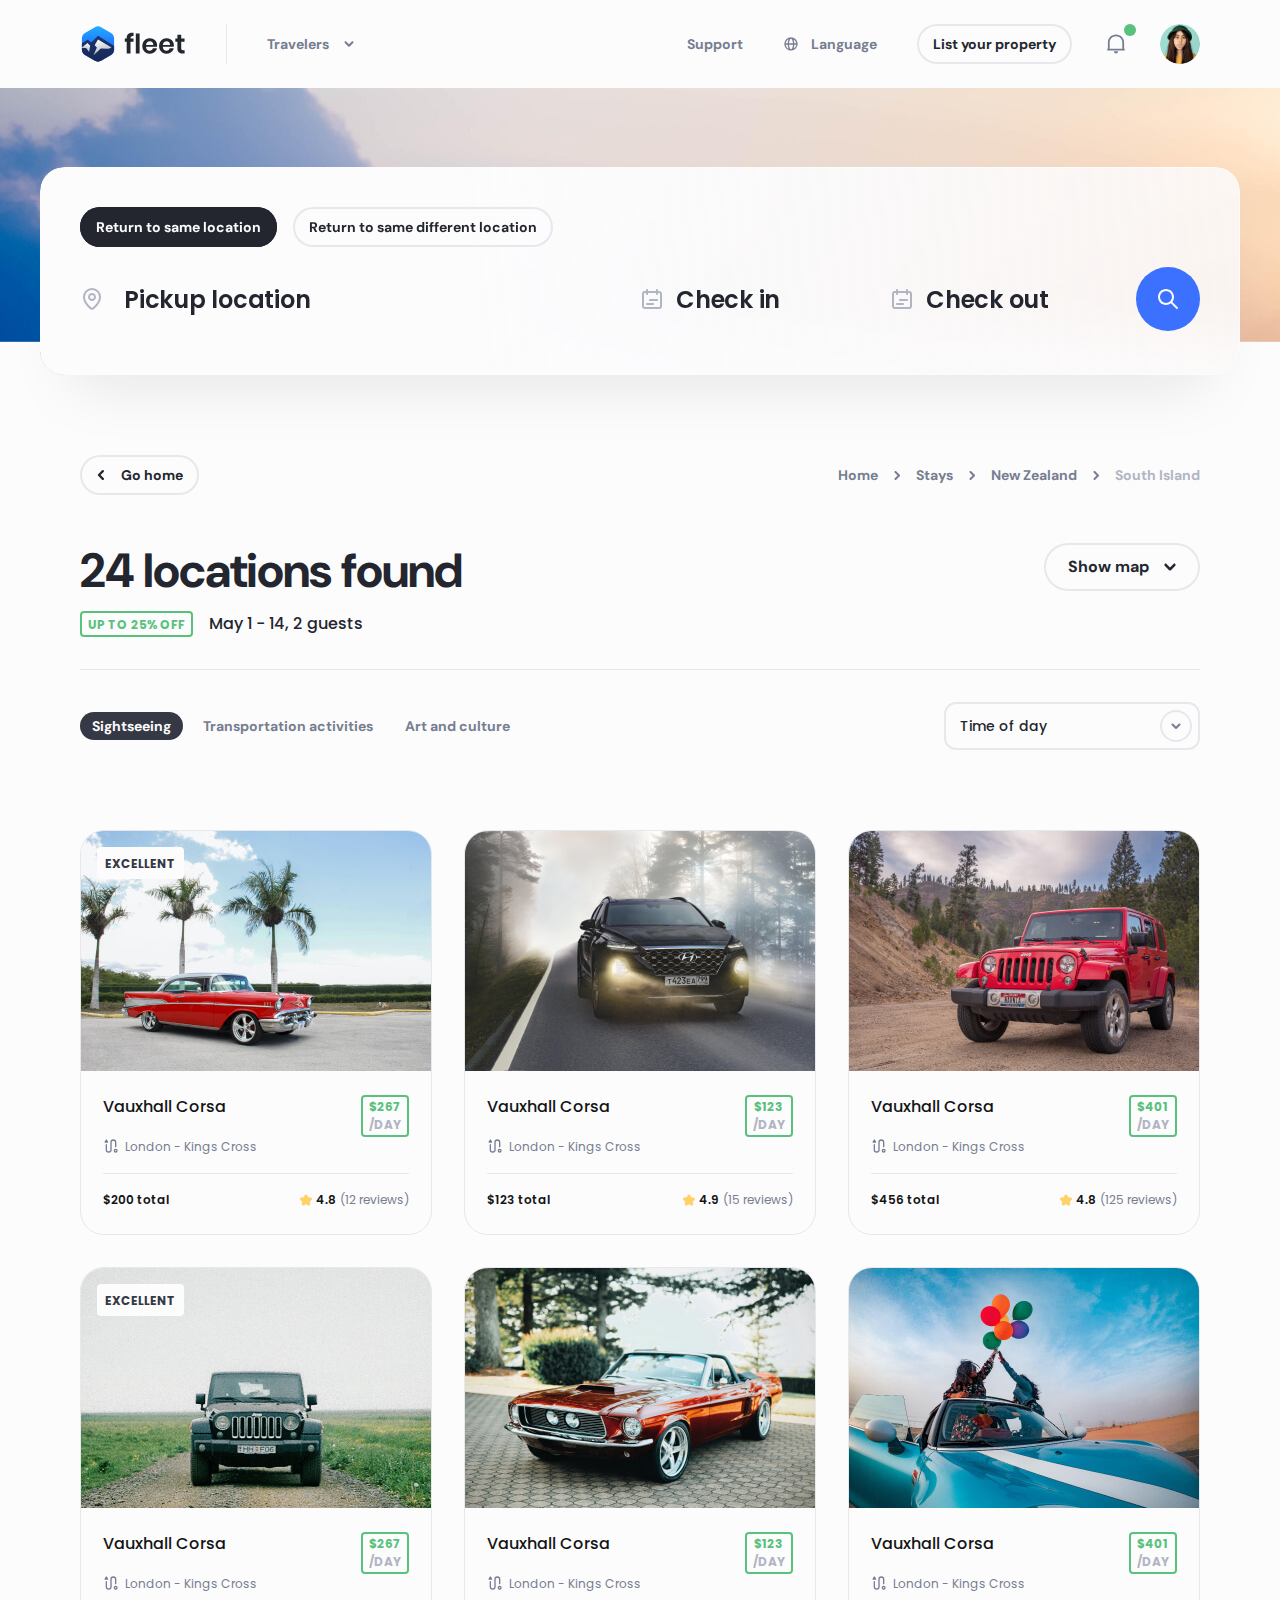
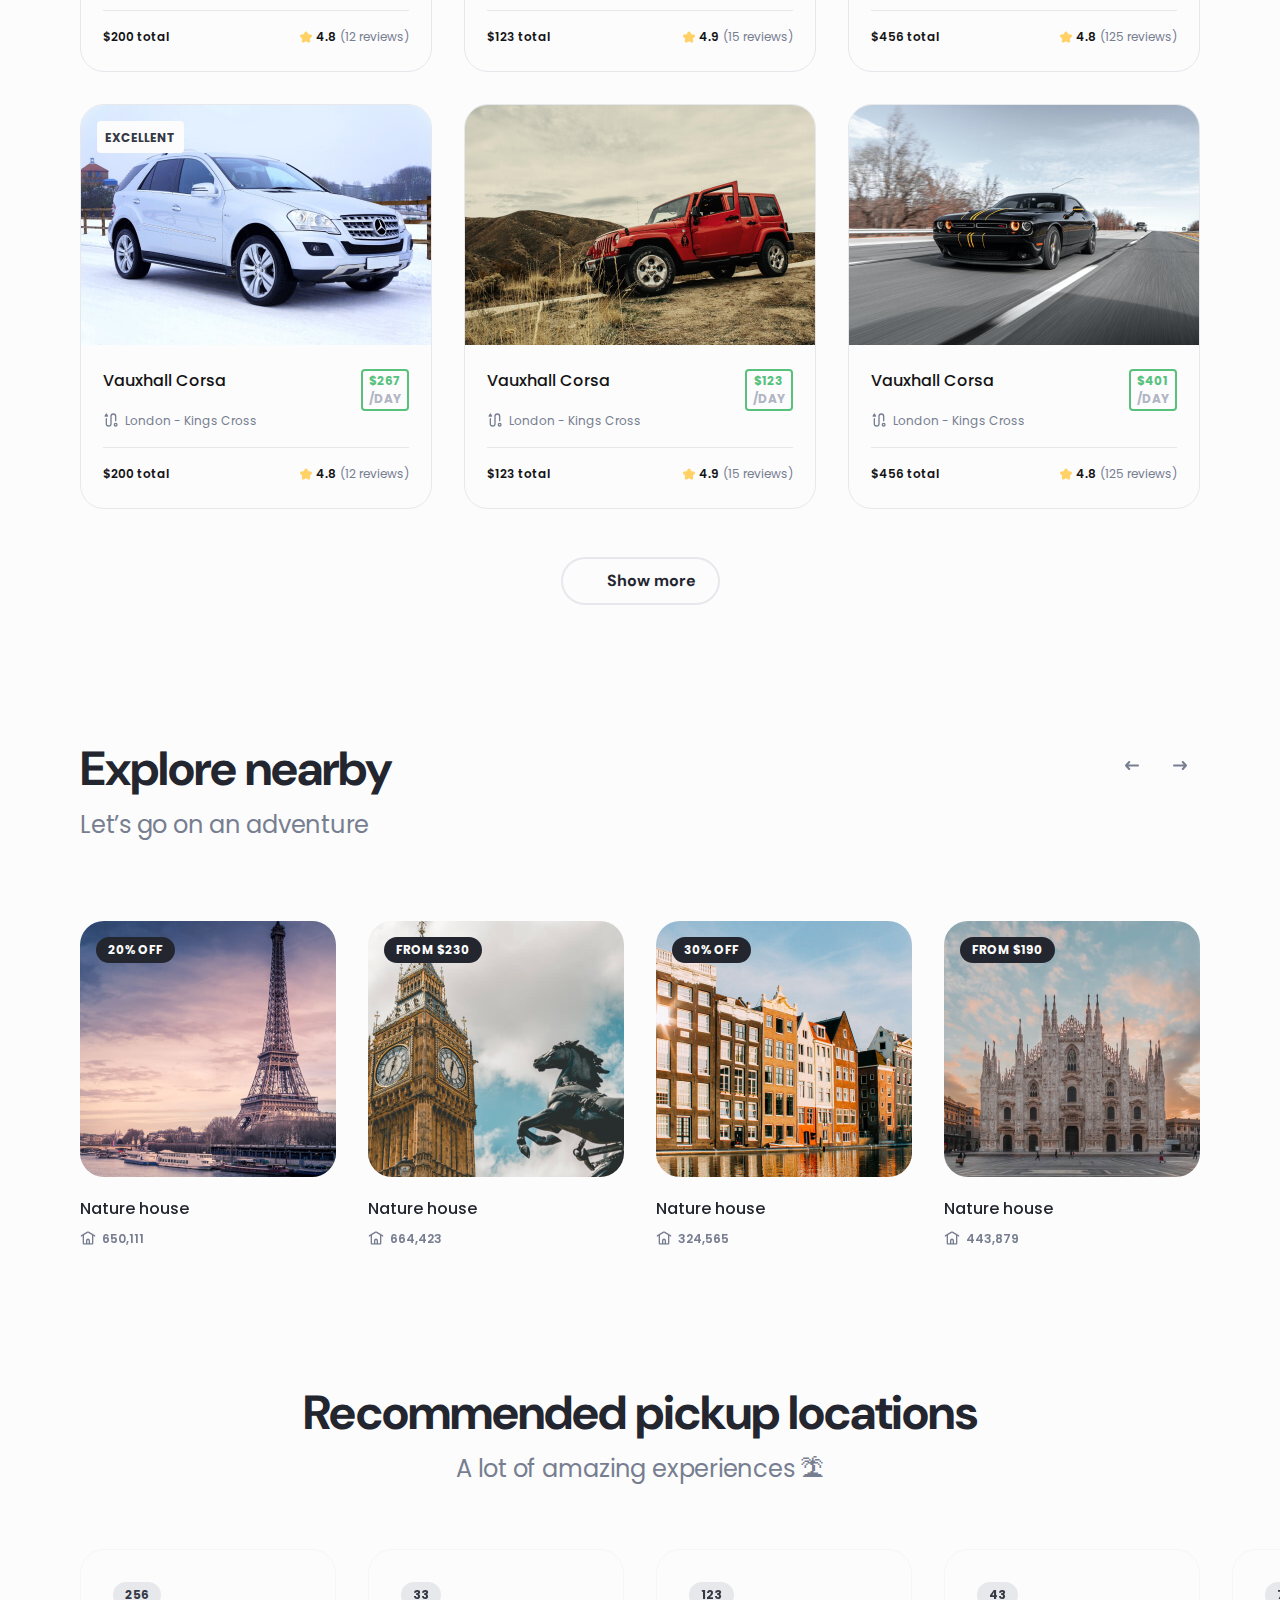
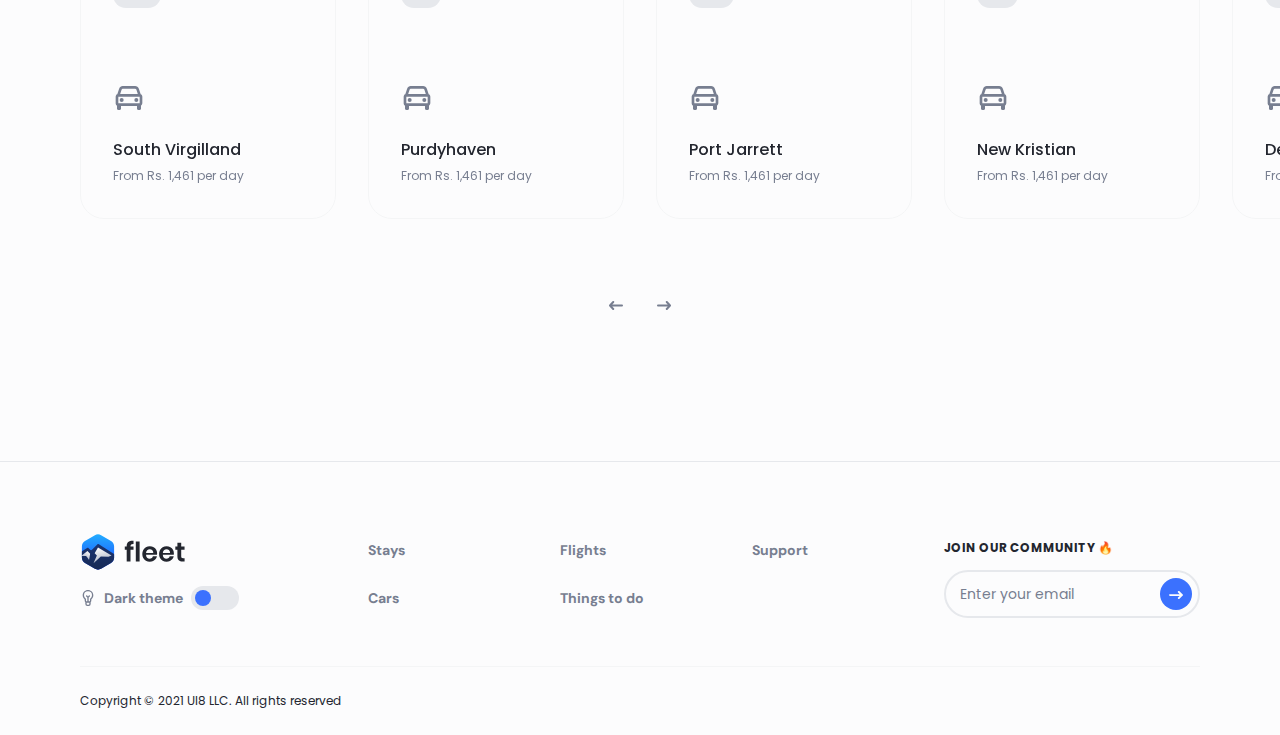
<file: cars-category-2.html>
<!DOCTYPE html>
<html lang="en">
  <head>
    <meta charset="utf-8">
    <title>Fleet</title>
    <meta http-equiv="X-UA-Compatible" content="IE=Edge">
    <meta name="viewport" content="width=device-width, initial-scale=1, maximum-scale=1.0, user-scalable=no">
    <meta name="format-detection" content="telephone=no">
    <link rel="apple-touch-icon" sizes="180x180" href="img/apple-touch-icon.png">
    <link rel="icon" type="image/png" sizes="32x32" href="img/favicon-32x32.png">
    <link rel="icon" type="image/png" sizes="16x16" href="img/favicon-16x16.png">
    <link rel="manifest" href="img/site.webmanifest">
    <link rel="mask-icon" href="img/safari-pinned-tab.svg" color="#5bbad5">
    <meta name="msapplication-TileColor" content="#da532c">
    <meta name="theme-color" content="#ffffff">
    <meta name="description" content="Epic Travel Shopping Design Kit">
    <meta name="twitter:card" content="summary">
    <meta name="twitter:site" content="@ui8">
    <meta name="twitter:title" content="Fleet – Travel Shopping UI Kit">
    <meta name="twitter:description" content="Epic Travel Shopping Design Kit">
    <meta name="twitter:creator" content="@ui8">
    <meta name="twitter:image" content="https://ui8-fleet-html.herokuapp.com/img/twitter-card.jpg">
    <meta property="og:title" content="Fleet – Travel Shopping UI Kit">
    <meta property="og:type" content="Article">
    <meta property="og:url" content="https://ui8.net/ui8/products/fleet--travel-shopping-ui-design-kit">
    <meta property="og:image" content="https://ui8-fleet-html.herokuapp.com/img/fb-og-image.jpg">
    <meta property="og:description" content="Epic Travel Shopping Design Kit">
    <meta property="og:site_name" content="Fleet – Travel Shopping UI Kit">
    <meta property="fb:admins" content="132951670226590">
    <link rel="preconnect" href="https://fonts.gstatic.com">
    <link href="https://fonts.googleapis.com/css2?family=DM+Sans:wght@700&amp;family=Poppins:wght@400;500;600;700&amp;display=swap" rel="stylesheet">
    <link rel="stylesheet" media="all" href="css/app.min.css">
    <script>
      var viewportmeta = document.querySelector('meta[name="viewport"]');
      if (viewportmeta) {
        if (screen.width < 375) {
          var newScale = screen.width / 375;
          viewportmeta.content = 'width=375, minimum-scale=' + newScale + ', maximum-scale=1.0, user-scalable=no, initial-scale=' + newScale + '';
        } else {
          viewportmeta.content = 'width=device-width, maximum-scale=1.0, initial-scale=1.0';
        }
      }
    </script>
  </head>
  <body>
    <script>
      console.log(localStorage.getItem('darkMode'));
      if (localStorage.getItem('darkMode') === "on") {
        document.body.classList.add("dark");
        document.addEventListener("DOMContentLoaded", function() {
          document.querySelector('.js-theme input').checked = true;
        });
      }
    </script>
    <!-- outer-->
    <div class="outer">
      <!-- header-->
      <header class="header js-header">
        <div class="header__center center"><a class="header__logo" href="index.html"><img class="some-icon" src="img/logo-dark.svg" alt="Fleet"><img class="some-icon-dark" src="img/logo-light.svg" alt="Fleet"></a>
          <div class="header__wrapper js-header-wrapper">
            <div class="header__item header__item_dropdown js-header-item">
              <button class="header__head js-header-head">Travelers
                <svg class="icon icon-arrow-down">
                  <use xlink:href="#icon-arrow-down"></use>
                </svg>
              </button>
              <div class="header__body js-header-body">
                <div class="header__menu"><a class="header__link" href="index.html">
                    <svg class="icon icon-comment">
                      <use xlink:href="#icon-comment"></use>
                    </svg>Stays</a><a class="header__link" href="flights.html">
                    <svg class="icon icon-email">
                      <use xlink:href="#icon-email"></use>
                    </svg>Flights</a><a class="header__link" href="things-to-do.html">
                    <svg class="icon icon-home">
                      <use xlink:href="#icon-home"></use>
                    </svg>Things to do</a><a class="header__link active" href="cars.html">
                    <svg class="icon icon-email">
                      <use xlink:href="#icon-email"></use>
                    </svg>Cars</a></div>
              </div>
            </div><a class="header__item" href="support.html">Support</a>
            <div class="header__item header__item_language js-header-item">
              <button class="header__head js-header-head">
                <svg class="icon icon-globe">
                  <use xlink:href="#icon-globe"></use>
                </svg>Language
              </button>
              <div class="header__body js-header-body">
                <div class="header__list"><a class="header__box active" href="#">
                    <div class="header__category">English</div>
                    <div class="header__country">United States</div></a><a class="header__box" href="#">
                    <div class="header__category">Vietnamese</div>
                    <div class="header__country">Vietnamese</div></a><a class="header__box" href="#">
                    <div class="header__category">Français</div>
                    <div class="header__country">Belgique</div></a><a class="header__box" href="#">
                    <div class="header__category">Français</div>
                    <div class="header__country">Canada</div></a></div>
              </div>
            </div><a class="button button-stroke button-small header__button" href="list-your-property.html">List your property</a>
          </div>
          <div class="header__item header__item_notification js-header-item">
            <button class="header__head js-header-head active">
              <svg class="icon icon-notification">
                <use xlink:href="#icon-notification"></use>
              </svg>
            </button>
            <div class="header__body js-header-body">
              <div class="header__title">Notification</div>
              <div class="header__notifications"><a class="header__notification" href="message-center.html">
                  <div class="header__avatar"><img src="img/content/avatar-1.jpg" alt="Avatar"></div>
                  <div class="header__details">
                    <div class="header__subtitle">Kohaku Tora</div>
                    <div class="header__content">just sent you a message</div>
                    <div class="header__date">1 minute ago</div>
                    <div class="header__status" style="background-color: #3B71FE;"></div>
                  </div></a><a class="header__notification" href="message-center.html">
                  <div class="header__avatar"><img src="img/content/avatar-1.jpg" alt="Avatar"></div>
                  <div class="header__details">
                    <div class="header__subtitle">Kohaku Tora</div>
                    <div class="header__content">just sent you a message</div>
                    <div class="header__date">3 hours ago</div>
                    <div class="header__status" style="background-color: #3B71FE;"></div>
                  </div></a></div>
            </div>
          </div><a class="header__login js-popup-open" href="#popup-login" data-effect="mfp-zoom-in">
            <svg class="icon icon-user">
              <use xlink:href="#icon-user"></use>
            </svg></a>
          <div class="header__item header__item_user js-header-item">
            <button class="header__head js-header-head"><img src="img/content/avatar-2.jpg" alt="Avatar"></button>
            <div class="header__body js-header-body">
              <div class="header__group">
                <div class="header__menu"><a class="header__link" href="message-center.html">
                    <svg class="icon icon-comment">
                      <use xlink:href="#icon-comment"></use>
                    </svg>Messages</a><a class="header__link" href="bookings-list.html">
                    <svg class="icon icon-home">
                      <use xlink:href="#icon-home"></use>
                    </svg>Bookings</a><a class="header__link" href="wishlists.html">
                    <svg class="icon icon-email">
                      <use xlink:href="#icon-email"></use>
                    </svg>Wishlists</a></div>
                <div class="header__menu"><a class="header__link" href="list-your-property.html">
                    <svg class="icon icon-building">
                      <use xlink:href="#icon-building"></use>
                    </svg>List your property</a><a class="header__link" href="host-an-experience.html">
                    <svg class="icon icon-flag">
                      <use xlink:href="#icon-flag"></use>
                    </svg>Host an experience</a></div>
              </div>
              <div class="header__btns"><a class="button button-small header__button" href="account-setting.html">Account</a>
                <button class="button-stroke button-small header__button">Log out</button>
              </div>
            </div>
          </div>
          <button class="header__burger js-header-burger"></button>
        </div>
      </header>
      <!-- outer content-->
      <div class="outer__inner">
        <div class="section-mb80 main main_cars-category">
          <div class="main__bg"><img src="img/content/bg-flight-1.jpg" alt="Main"></div>
          <div class="main__center center">
            <div class="panel panel_cars-category">
              <div class="panel__background"></div>
              <div class="panel__controls">
                <button class="button-stroke button-small panel__button active">Return to same location</button>
                <button class="button-stroke button-small panel__button">Return to same different location</button>
              </div>
              <div class="panel__body">
                <div class="panel__row">
                  <div class="location js-location location_small location_down">
                    <div class="location__head js-location-head">
                      <div class="location__icon">
                        <svg class="icon icon-marker">
                          <use xlink:href="#icon-marker"></use>
                        </svg>
                      </div>
                      <input class="location__input js-location-input" type="text" name="location" autocomplete="off" placeholder="Pickup location"/>
                      <button class="location__clear js-location-clear">
                        <svg class="icon icon-close-circle">
                          <use xlink:href="#icon-close-circle"></use>
                        </svg>
                      </button>
                    </div>
                    <div class="location__body js-location-body">
                      <div class="location__list"><a class="location__item js-location-item" href="#">New York, NY</a><a class="location__item js-location-item" href="#">New York, Manhattan</a><a class="location__item js-location-item" href="#">New Zealand</a><a class="location__item js-location-item" href="#">New Smyrna Beach, FL</a><a class="location__item js-location-item" href="#">Newark, NJ</a></div>
                    </div>
                  </div>
                  <div class="datepicker js-date-range datepicker_small datepicker_down" data-format="ddd, MMM DD" data-container=".datepicker">
                    <div class="datepicker__list">
                      <div class="datepicker__item">
                        <input class="datepicker__input js-date-from" type="text" placeholder="Check in" readonly="readonly"/>
                        <div class="datepicker__icon">
                          <svg class="icon icon-calendar">
                            <use xlink:href="#icon-calendar"></use>
                          </svg>
                        </div>
                      </div>
                      <div class="datepicker__item">
                        <input class="datepicker__input js-date-to" type="text" placeholder="Check out" readonly="readonly"/>
                        <div class="datepicker__icon">
                          <svg class="icon icon-calendar">
                            <use xlink:href="#icon-calendar"></use>
                          </svg>
                        </div>
                      </div>
                    </div>
                  </div>
                  <button class="panel__search">
                    <svg class="icon icon-search">
                      <use xlink:href="#icon-search"></use>
                    </svg><span>Search</span>
                  </button>
                </div>
              </div>
            </div>
          </div>
        </div>
        <div class="section catalog">
          <div class="sorting">
            <div class="sorting__center center">
              <div class="control"><a class="button-stroke button-small control__button" href="cars.html">
                  <svg class="icon icon-arrow-left">
                    <use xlink:href="#icon-arrow-left"></use>
                  </svg><span>Go home</span></a>
                <ul class="breadcrumbs">
                  <li class="breadcrumbs__item"><a class="breadcrumbs__link" href="index.html">Home</a></li>
                  <li class="breadcrumbs__item"><a class="breadcrumbs__link" href="index.html">Stays</a></li>
                  <li class="breadcrumbs__item"><a class="breadcrumbs__link" href="stays-category.html">New Zealand</a></li>
                  <li class="breadcrumbs__item">South Island</li>
                </ul>
              </div>
              <div class="sorting__body">
                <div class="sorting__box">
                  <h2 class="sorting__title h2">24 locations found</h2>
                  <div class="sorting__line">
                    <div class="sorting__sale">up to 25% off</div>
                    <div class="sorting__details">May 1 - 14, 2 guests</div>
                  </div>
                </div>
                <div class="sorting__location">
                  <button class="button-stroke sorting__button js-sorting-button"><span>Show map</span>
                    <svg class="icon icon-arrow-bottom">
                      <use xlink:href="#icon-arrow-bottom"></use>
                    </svg>
                  </button>
                  <div class="sorting__map js-sorting-map">
                    <iframe src="https://www.google.com/maps/embed?pb=!1m18!1m12!1m3!1d63817.0803287881!2d168.63234961382247!3d-45.04173987887954!2m3!1f0!2f0!3f0!3m2!1i1024!2i768!4f13.1!3m3!1m2!1s0xa9d51df1d7a8de5f%3A0x500ef868479a600!2z0JrRg9C40L3RgdGC0LDRg9C9LCDQndC-0LLQsNGPINCX0LXQu9Cw0L3QtNC40Y8!5e0!3m2!1sru!2sua!4v1624887132616!5m2!1sru!2sua" width="600" height="450" loading="lazy"></iframe>
                  </div>
                </div>
              </div>
              <div class="sorting__foot">
                <div class="nav"><a class="nav__link active" href="#">Sightseeing</a><a class="nav__link" href="#">Transportation activities</a><a class="nav__link" href="#">Art and culture</a></div>
                <div class="sorting__select tablet-show">
                  <select class="select">
                    <option>Sightseeing</option>
                    <option>Transportation activities</option>
                    <option>Art and culture</option>
                  </select>
                </div>
                <div class="sorting__select">
                  <select class="select">
                    <option>Time of day</option>
                    <option>Time of week</option>
                  </select>
                </div>
              </div>
            </div>
          </div>
          <div class="catalog__body">
            <div class="catalog__center center">
              <div class="catalog__list"><a class="card card_car" href="cars-product.html">
                  <div class="card__preview"><img srcSet="img/content/cars-photo-1@2x.jpg 2x" src="img/content/cars-photo-1.jpg" alt="Vauxhall Corsa"/>
                    <div class="category card__category">excellent</div>
                  </div>
                  <div class="card__body">
                    <div class="card__line">
                      <div class="card__title">Vauxhall Corsa</div>
                      <div class="card__price">
                        <div class="card__old">/DAY</div>
                        <div class="card__actual">$267</div>
                      </div>
                    </div>
                    <div class="card__options">
                      <div class="card__option">
                        <svg class="icon icon-route">
                          <use xlink:href="#icon-route"></use>
                        </svg>London - Kings Cross
                      </div>
                    </div>
                    <div class="card__foot">
                      <div class="card__flex">
                        <div class="card__cost">$200 total</div>
                        <div class="card__rating">
                          <svg class="icon icon-star">
                            <use xlink:href="#icon-star"></use>
                          </svg>
                          <div class="card__number">4.8</div>
                          <div class="card__reviews">(12 reviews)
                          </div>
                        </div>
                      </div>
                    </div>
                  </div></a><a class="card card_car" href="cars-product.html">
                  <div class="card__preview"><img srcSet="img/content/cars-photo-2@2x.jpg 2x" src="img/content/cars-photo-2.jpg" alt="Vauxhall Corsa"/>
                  </div>
                  <div class="card__body">
                    <div class="card__line">
                      <div class="card__title">Vauxhall Corsa</div>
                      <div class="card__price">
                        <div class="card__old">/DAY</div>
                        <div class="card__actual">$123</div>
                      </div>
                    </div>
                    <div class="card__options">
                      <div class="card__option">
                        <svg class="icon icon-route">
                          <use xlink:href="#icon-route"></use>
                        </svg>London - Kings Cross
                      </div>
                    </div>
                    <div class="card__foot">
                      <div class="card__flex">
                        <div class="card__cost">$123 total</div>
                        <div class="card__rating">
                          <svg class="icon icon-star">
                            <use xlink:href="#icon-star"></use>
                          </svg>
                          <div class="card__number">4.9</div>
                          <div class="card__reviews">(15 reviews)
                          </div>
                        </div>
                      </div>
                    </div>
                  </div></a><a class="card card_car" href="cars-product.html">
                  <div class="card__preview"><img srcSet="img/content/cars-photo-3@2x.jpg 2x" src="img/content/cars-photo-3.jpg" alt="Vauxhall Corsa"/>
                  </div>
                  <div class="card__body">
                    <div class="card__line">
                      <div class="card__title">Vauxhall Corsa</div>
                      <div class="card__price">
                        <div class="card__old">/DAY</div>
                        <div class="card__actual">$401</div>
                      </div>
                    </div>
                    <div class="card__options">
                      <div class="card__option">
                        <svg class="icon icon-route">
                          <use xlink:href="#icon-route"></use>
                        </svg>London - Kings Cross
                      </div>
                    </div>
                    <div class="card__foot">
                      <div class="card__flex">
                        <div class="card__cost">$456 total</div>
                        <div class="card__rating">
                          <svg class="icon icon-star">
                            <use xlink:href="#icon-star"></use>
                          </svg>
                          <div class="card__number">4.8</div>
                          <div class="card__reviews">(125 reviews)
                          </div>
                        </div>
                      </div>
                    </div>
                  </div></a><a class="card card_car" href="cars-product.html">
                  <div class="card__preview"><img srcSet="img/content/cars-photo-4@2x.jpg 2x" src="img/content/cars-photo-4.jpg" alt="Vauxhall Corsa"/>
                    <div class="category card__category">excellent</div>
                  </div>
                  <div class="card__body">
                    <div class="card__line">
                      <div class="card__title">Vauxhall Corsa</div>
                      <div class="card__price">
                        <div class="card__old">/DAY</div>
                        <div class="card__actual">$267</div>
                      </div>
                    </div>
                    <div class="card__options">
                      <div class="card__option">
                        <svg class="icon icon-route">
                          <use xlink:href="#icon-route"></use>
                        </svg>London - Kings Cross
                      </div>
                    </div>
                    <div class="card__foot">
                      <div class="card__flex">
                        <div class="card__cost">$200 total</div>
                        <div class="card__rating">
                          <svg class="icon icon-star">
                            <use xlink:href="#icon-star"></use>
                          </svg>
                          <div class="card__number">4.8</div>
                          <div class="card__reviews">(12 reviews)
                          </div>
                        </div>
                      </div>
                    </div>
                  </div></a><a class="card card_car" href="cars-product.html">
                  <div class="card__preview"><img srcSet="img/content/cars-photo-5@2x.jpg 2x" src="img/content/cars-photo-5.jpg" alt="Vauxhall Corsa"/>
                  </div>
                  <div class="card__body">
                    <div class="card__line">
                      <div class="card__title">Vauxhall Corsa</div>
                      <div class="card__price">
                        <div class="card__old">/DAY</div>
                        <div class="card__actual">$123</div>
                      </div>
                    </div>
                    <div class="card__options">
                      <div class="card__option">
                        <svg class="icon icon-route">
                          <use xlink:href="#icon-route"></use>
                        </svg>London - Kings Cross
                      </div>
                    </div>
                    <div class="card__foot">
                      <div class="card__flex">
                        <div class="card__cost">$123 total</div>
                        <div class="card__rating">
                          <svg class="icon icon-star">
                            <use xlink:href="#icon-star"></use>
                          </svg>
                          <div class="card__number">4.9</div>
                          <div class="card__reviews">(15 reviews)
                          </div>
                        </div>
                      </div>
                    </div>
                  </div></a><a class="card card_car" href="cars-product.html">
                  <div class="card__preview"><img srcSet="img/content/cars-photo-6@2x.jpg 2x" src="img/content/cars-photo-6.jpg" alt="Vauxhall Corsa"/>
                  </div>
                  <div class="card__body">
                    <div class="card__line">
                      <div class="card__title">Vauxhall Corsa</div>
                      <div class="card__price">
                        <div class="card__old">/DAY</div>
                        <div class="card__actual">$401</div>
                      </div>
                    </div>
                    <div class="card__options">
                      <div class="card__option">
                        <svg class="icon icon-route">
                          <use xlink:href="#icon-route"></use>
                        </svg>London - Kings Cross
                      </div>
                    </div>
                    <div class="card__foot">
                      <div class="card__flex">
                        <div class="card__cost">$456 total</div>
                        <div class="card__rating">
                          <svg class="icon icon-star">
                            <use xlink:href="#icon-star"></use>
                          </svg>
                          <div class="card__number">4.8</div>
                          <div class="card__reviews">(125 reviews)
                          </div>
                        </div>
                      </div>
                    </div>
                  </div></a><a class="card card_car" href="cars-product.html">
                  <div class="card__preview"><img srcSet="img/content/cars-photo-7@2x.jpg 2x" src="img/content/cars-photo-7.jpg" alt="Vauxhall Corsa"/>
                    <div class="category card__category">excellent</div>
                  </div>
                  <div class="card__body">
                    <div class="card__line">
                      <div class="card__title">Vauxhall Corsa</div>
                      <div class="card__price">
                        <div class="card__old">/DAY</div>
                        <div class="card__actual">$267</div>
                      </div>
                    </div>
                    <div class="card__options">
                      <div class="card__option">
                        <svg class="icon icon-route">
                          <use xlink:href="#icon-route"></use>
                        </svg>London - Kings Cross
                      </div>
                    </div>
                    <div class="card__foot">
                      <div class="card__flex">
                        <div class="card__cost">$200 total</div>
                        <div class="card__rating">
                          <svg class="icon icon-star">
                            <use xlink:href="#icon-star"></use>
                          </svg>
                          <div class="card__number">4.8</div>
                          <div class="card__reviews">(12 reviews)
                          </div>
                        </div>
                      </div>
                    </div>
                  </div></a><a class="card card_car" href="cars-product.html">
                  <div class="card__preview"><img srcSet="img/content/cars-photo-8@2x.jpg 2x" src="img/content/cars-photo-8.jpg" alt="Vauxhall Corsa"/>
                  </div>
                  <div class="card__body">
                    <div class="card__line">
                      <div class="card__title">Vauxhall Corsa</div>
                      <div class="card__price">
                        <div class="card__old">/DAY</div>
                        <div class="card__actual">$123</div>
                      </div>
                    </div>
                    <div class="card__options">
                      <div class="card__option">
                        <svg class="icon icon-route">
                          <use xlink:href="#icon-route"></use>
                        </svg>London - Kings Cross
                      </div>
                    </div>
                    <div class="card__foot">
                      <div class="card__flex">
                        <div class="card__cost">$123 total</div>
                        <div class="card__rating">
                          <svg class="icon icon-star">
                            <use xlink:href="#icon-star"></use>
                          </svg>
                          <div class="card__number">4.9</div>
                          <div class="card__reviews">(15 reviews)
                          </div>
                        </div>
                      </div>
                    </div>
                  </div></a><a class="card card_car" href="cars-product.html">
                  <div class="card__preview"><img srcSet="img/content/cars-photo-9@2x.jpg 2x" src="img/content/cars-photo-9.jpg" alt="Vauxhall Corsa"/>
                  </div>
                  <div class="card__body">
                    <div class="card__line">
                      <div class="card__title">Vauxhall Corsa</div>
                      <div class="card__price">
                        <div class="card__old">/DAY</div>
                        <div class="card__actual">$401</div>
                      </div>
                    </div>
                    <div class="card__options">
                      <div class="card__option">
                        <svg class="icon icon-route">
                          <use xlink:href="#icon-route"></use>
                        </svg>London - Kings Cross
                      </div>
                    </div>
                    <div class="card__foot">
                      <div class="card__flex">
                        <div class="card__cost">$456 total</div>
                        <div class="card__rating">
                          <svg class="icon icon-star">
                            <use xlink:href="#icon-star"></use>
                          </svg>
                          <div class="card__number">4.8</div>
                          <div class="card__reviews">(125 reviews)
                          </div>
                        </div>
                      </div>
                    </div>
                  </div></a>
              </div>
              <div class="catalog__btns">
                <button class="button-stroke catalog__button">
                  <div class="loader"></div><span>Show more</span>
                </button>
              </div>
            </div>
          </div>
        </div>
        <div class="section browse">
          <div class="browse__center center">
            <div class="browse__inner">
              <div class="browse__head">
                <h2 class="browse__title h2">Explore nearby</h2>
                <div class="browse__info info">Let’s go on an adventure</div>
              </div>
              <div class="browse__wrapper">
                <div class="browse__slider js-slider-browse"><a class="browse__card" href="stays-category.html">
                                      <div class="browse__preview"><img srcSet="img/content/browse-pic-6.jpg 2x" src="img/content/browse-pic-6@2x.jpg" alt="Card">
                                        <div class="status-black browse__category">20% off</div>
                                      </div>
                                      <div class="browse__subtitle">Nature house</div>
                                      <div class="browse__content">
                                        <svg class="icon icon-home">
                                          <use xlink:href="#icon-home"></use>
                                        </svg>650,111
                                      </div></a><a class="browse__card" href="stays-category.html">
                                      <div class="browse__preview"><img srcSet="img/content/browse-pic-7.jpg 2x" src="img/content/browse-pic-7@2x.jpg" alt="Card">
                                        <div class="status-black browse__category">from $230</div>
                                      </div>
                                      <div class="browse__subtitle">Nature house</div>
                                      <div class="browse__content">
                                        <svg class="icon icon-home">
                                          <use xlink:href="#icon-home"></use>
                                        </svg>664,423
                                      </div></a><a class="browse__card" href="stays-category.html">
                                      <div class="browse__preview"><img srcSet="img/content/browse-pic-8.jpg 2x" src="img/content/browse-pic-8@2x.jpg" alt="Card">
                                        <div class="status-black browse__category">30% off</div>
                                      </div>
                                      <div class="browse__subtitle">Nature house</div>
                                      <div class="browse__content">
                                        <svg class="icon icon-home">
                                          <use xlink:href="#icon-home"></use>
                                        </svg>324,565
                                      </div></a><a class="browse__card" href="stays-category.html">
                                      <div class="browse__preview"><img srcSet="img/content/browse-pic-9.jpg 2x" src="img/content/browse-pic-9@2x.jpg" alt="Card">
                                        <div class="status-black browse__category">from $190</div>
                                      </div>
                                      <div class="browse__subtitle">Nature house</div>
                                      <div class="browse__content">
                                        <svg class="icon icon-home">
                                          <use xlink:href="#icon-home"></use>
                                        </svg>443,879
                                      </div></a><a class="browse__card" href="stays-category.html">
                                      <div class="browse__preview"><img srcSet="img/content/browse-pic-1.jpg 2x" src="img/content/browse-pic-1@2x.jpg" alt="Card">
                                        <div class="status-black browse__category">20% off</div>
                                      </div>
                                      <div class="browse__subtitle">Nature house</div>
                                      <div class="browse__content">
                                        <svg class="icon icon-home">
                                          <use xlink:href="#icon-home"></use>
                                        </svg>650,111
                                      </div></a><a class="browse__card" href="stays-category.html">
                                      <div class="browse__preview"><img srcSet="img/content/browse-pic-2.jpg 2x" src="img/content/browse-pic-2@2x.jpg" alt="Card">
                                        <div class="status-black browse__category">from $230</div>
                                      </div>
                                      <div class="browse__subtitle">Nature house</div>
                                      <div class="browse__content">
                                        <svg class="icon icon-home">
                                          <use xlink:href="#icon-home"></use>
                                        </svg>664,423
                                      </div></a><a class="browse__card" href="stays-category.html">
                                      <div class="browse__preview"><img srcSet="img/content/browse-pic-3.jpg 2x" src="img/content/browse-pic-3@2x.jpg" alt="Card">
                                        <div class="status-black browse__category">20% off</div>
                                      </div>
                                      <div class="browse__subtitle">Nature house</div>
                                      <div class="browse__content">
                                        <svg class="icon icon-home">
                                          <use xlink:href="#icon-home"></use>
                                        </svg>324,565
                                      </div></a>
                </div>
              </div>
            </div>
          </div>
        </div>
        <div class="section categories">
          <div class="categories__center center">
            <div class="categories__inner">
              <div class="categories__head">
                <h2 class="categories__title h2">Recommended pickup locations</h2>
                <div class="categories__info info">A lot of amazing experiences 🏝</div>
              </div>
              <div class="categories__wrapper">
                <div class="categories__slider js-slider-categories"><a class="categories__item" href="cars-category-2.html">
                                      <div class="status categories__counter">256</div>
                                      <div class="categories__icon">
                                        <svg class="icon icon-car">
                                          <use xlink:href="#icon-car"></use>
                                        </svg>
                                      </div>
                                      <div class="categories__subtitle">South Virgilland</div>
                                      <div class="categories__content">From Rs. 1,461 per day</div></a><a class="categories__item" href="cars-category-2.html">
                                      <div class="status categories__counter">33</div>
                                      <div class="categories__icon">
                                        <svg class="icon icon-car">
                                          <use xlink:href="#icon-car"></use>
                                        </svg>
                                      </div>
                                      <div class="categories__subtitle">Purdyhaven</div>
                                      <div class="categories__content">From Rs. 1,461 per day</div></a><a class="categories__item" href="cars-category-2.html">
                                      <div class="status categories__counter">123</div>
                                      <div class="categories__icon">
                                        <svg class="icon icon-car">
                                          <use xlink:href="#icon-car"></use>
                                        </svg>
                                      </div>
                                      <div class="categories__subtitle">Port Jarrett</div>
                                      <div class="categories__content">From Rs. 1,461 per day</div></a><a class="categories__item" href="cars-category-2.html">
                                      <div class="status categories__counter">43</div>
                                      <div class="categories__icon">
                                        <svg class="icon icon-car">
                                          <use xlink:href="#icon-car"></use>
                                        </svg>
                                      </div>
                                      <div class="categories__subtitle">New Kristian</div>
                                      <div class="categories__content">From Rs. 1,461 per day</div></a><a class="categories__item" href="cars-category-2.html">
                                      <div class="status categories__counter">73</div>
                                      <div class="categories__icon">
                                        <svg class="icon icon-car">
                                          <use xlink:href="#icon-car"></use>
                                        </svg>
                                      </div>
                                      <div class="categories__subtitle">Demetrisfort</div>
                                      <div class="categories__content">From Rs. 1,461 per day</div></a><a class="categories__item" href="cars-category-2.html">
                                      <div class="status categories__counter">11</div>
                                      <div class="categories__icon">
                                        <svg class="icon icon-car">
                                          <use xlink:href="#icon-car"></use>
                                        </svg>
                                      </div>
                                      <div class="categories__subtitle">South Virgilland</div>
                                      <div class="categories__content">From Rs. 1,461 per day</div></a><a class="categories__item" href="cars-category-2.html">
                                      <div class="status categories__counter">56</div>
                                      <div class="categories__icon">
                                        <svg class="icon icon-car">
                                          <use xlink:href="#icon-car"></use>
                                        </svg>
                                      </div>
                                      <div class="categories__subtitle">Purdyhaven</div>
                                      <div class="categories__content">From Rs. 1,461 per day</div></a><a class="categories__item" href="cars-category-2.html">
                                      <div class="status categories__counter">33</div>
                                      <div class="categories__icon">
                                        <svg class="icon icon-car">
                                          <use xlink:href="#icon-car"></use>
                                        </svg>
                                      </div>
                                      <div class="categories__subtitle">Port Jarrett</div>
                                      <div class="categories__content">From Rs. 1,461 per day</div></a><a class="categories__item" href="cars-category-2.html">
                                      <div class="status categories__counter">123</div>
                                      <div class="categories__icon">
                                        <svg class="icon icon-car">
                                          <use xlink:href="#icon-car"></use>
                                        </svg>
                                      </div>
                                      <div class="categories__subtitle">New Kristian</div>
                                      <div class="categories__content">From Rs. 1,461 per day</div></a><a class="categories__item" href="cars-category-2.html">
                                      <div class="status categories__counter">43</div>
                                      <div class="categories__icon">
                                        <svg class="icon icon-car">
                                          <use xlink:href="#icon-car"></use>
                                        </svg>
                                      </div>
                                      <div class="categories__subtitle">Demetrisfort</div>
                                      <div class="categories__content">From Rs. 1,461 per day</div></a>
                </div>
              </div>
            </div>
          </div>
        </div>
      </div>
      <!-- footer-->
      <footer class="footer">
        <div class="footer__center center">
          <div class="footer__row">
            <div class="footer__col"><a class="footer__logo" href="index.html"><img class="some-icon" src="img/logo-dark.svg" alt="Fleet"><img class="some-icon-dark" src="img/logo-light.svg" alt="Fleet"></a>
              <div class="footer__theme">
                <svg class="icon icon-bulb">
                  <use xlink:href="#icon-bulb"></use>
                </svg>Dark theme
                <label class="theme js-theme">
                  <input class="theme__input" type="checkbox"/><span class="theme__inner"><span class="theme__box"></span></span>
                </label>
              </div>
            </div>
            <div class="footer__col">
              <div class="footer__menu"><a class="footer__link" href="index.html">Stays</a><a class="footer__link" href="flights.html">Flights</a><a class="footer__link" href="support.html">Support</a><a class="footer__link" href="cars.html">Cars</a><a class="footer__link" href="things-to-do.html">Things to do</a></div>
            </div>
            <div class="footer__col">
              <div class="footer__info">Join our community 🔥</div>
              <form class="subscription">
                <input class="subscription__input" type="email" name="email" placeholder="Enter your email" required="required"/>
                <button class="subscription__btn">
                  <svg class="icon icon-arrow-next">
                    <use xlink:href="#icon-arrow-next"></use>
                  </svg>
                </button>
              </form>
            </div>
          </div>
          <div class="footer__bottom">
            <div class="footer__copyright">Copyright © 2021 UI8 LLC. All rights reserved</div>
          </div>
        </div>
      </footer>
    </div>
    <div class="popup popup_login mfp-hide" id="popup-login">
      <div class="login">
        <div class="login__item">
          <div class="login__title h3">Sign up on Fleet</div>
          <div class="login__info">Use Your OpenID to Sign up</div>
          <div class="login__btns">
            <button class="button login__button">
              <svg class="icon icon-google">
                <use xlink:href="#icon-google"></use>
              </svg><span>Google</span>
            </button>
            <button class="button-black login__button">
              <svg class="icon icon-apple">
                <use xlink:href="#icon-apple"></use>
              </svg><span>Apple</span>
            </button>
          </div>
          <div class="login__note">Or continue with email</div>
          <div class="subscription">
            <input class="subscription__input" type="email" name="email" placeholder="Enter your email" required>
            <button class="subscription__btn">
              <svg class="icon icon-arrow-next">
                <use xlink:href="#icon-arrow-next"></use>
              </svg>
            </button>
          </div>
          <div class="login__foot">Already have an account? <a class="login__link" href="#">Login</a></div>
        </div>
        <div class="login__item">
          <div class="login__title h3">Sign in</div>
          <div class="login__form">
            <div class="field field_view">
              <div class="field__wrap">
                <input class="field__input" type="password" name="password" placeholder="Password" required>
                <button class="field__view">
                  <svg class="icon icon-eye">
                    <use xlink:href="#icon-eye"></use>
                  </svg>
                </button>
              </div>
            </div>
            <button class="button login__button">Login</button>
          </div>
          <div class="login__foot"><a class="login__password" href="#">Forgot password?</a></div>
        </div>
        <div class="login__item">
          <div class="login__title h3">Let’s confirm it’s really you</div>
          <div class="login__info">Help us secure your account. Please complete the verifications below</div>
          <div class="login__form">
            <div class="login__variants">
              <label class="radio">
                <input class="radio__input" type="radio" name="login" checked="checked"/><span class="radio__inner"><span class="radio__tick"></span><span class="radio__text">Get the code by text message (SM) at +1 234 567 890</span></span>
              </label>
              <label class="radio">
                <input class="radio__input" type="radio" name="login"/><span class="radio__inner"><span class="radio__tick"></span><span class="radio__text">Get the code by email at tranm••••••••••••@gm•••.com</span></span>
              </label>
            </div>
            <button class="button login__button">Continue</button>
          </div>
        </div>
        <div class="login__item">
          <div class="login__title h3">Enter your security code</div>
          <div class="login__info">We texted your code to +1 234 567 890</div>
          <div class="login__form">
            <div class="login__code">
              <div class="login__number">
                <input type="tel">
              </div>
              <div class="login__number">
                <input type="tel">
              </div>
              <div class="login__number">
                <input type="tel">
              </div>
              <div class="login__number">
                <input type="tel">
              </div>
            </div>
          </div>
        </div>
      </div>
    </div>
    <!-- scripts-->
    <script src="js/lib/jquery.min.js"></script>
    <script src="js/lib/slick.min.js"></script>
    <script src="js/lib/jquery.nice-select.min.js"></script>
    <script src="js/lib/share-buttons.js"></script>
    <script src="js/lib/jquery.fancybox.min.js"></script>
    <script src="js/lib/jquery.rateyo.min.js"></script>
    <script src="js/lib/nouislider.min.js"></script>
    <script src="js/lib/wNumb.js"></script>
    <script src="js/lib/jquery.magnific-popup.min.js"></script>
    <script src="js/lib/moment.min.js"></script>
    <script src="js/lib/jquery.daterangepicker.min.js"></script>
    <script src="js/lib/simpleParallax.min.js"></script>
    <script src="js/demo.js"></script>
    <script src="js/app.js"></script>
    <!-- svg sprite-->
    <div style="display: none"><svg width="0" height="0">
<symbol xmlns="http://www.w3.org/2000/svg" viewBox="0 0 16 16" id="icon-arrow-down">
<path d="M10.805 6.362c-.26-.26-.682-.26-.943 0L8 8.224 6.138 6.362c-.26-.26-.682-.26-.943 0s-.26.682 0 .943l2.333 2.333c.26.26.682.26.943 0l2.333-2.333c.26-.26.26-.682 0-.943z"></path>
</symbol>
<symbol xmlns="http://www.w3.org/2000/svg" viewBox="0 0 16 16" id="icon-arrow-bottom">
<path d="M15.039 3.961c-.653-.653-1.713-.653-2.366 0L8 8.634 3.327 3.961c-.653-.653-1.713-.653-2.366 0s-.653 1.713 0 2.366l5.856 5.856c.653.653 1.713.653 2.366 0l5.856-5.856c.653-.653.653-1.713 0-2.366z"></path>
</symbol>
<symbol xmlns="http://www.w3.org/2000/svg" viewBox="0 0 16 16" id="icon-arrow-left">
<path d="M12.207.521a1.78 1.78 0 0 1 0 2.514L7.242 8l4.965 4.965a1.78 1.78 0 0 1 0 2.514 1.78 1.78 0 0 1-2.514 0L3.471 9.257a1.78 1.78 0 0 1 0-2.514L9.693.521a1.78 1.78 0 0 1 2.514 0z"></path>
</symbol>
<symbol xmlns="http://www.w3.org/2000/svg" viewBox="0 0 16 16" id="icon-arrow-right">
<path d="M6.528 5.195c-.26.26-.26.682 0 .943L8.39 8 6.528 9.862c-.26.26-.26.682 0 .943s.682.26.943 0l2.333-2.333c.26-.26.26-.682 0-.943L7.471 5.195c-.26-.26-.682-.26-.943 0z"></path>
</symbol>
<symbol xmlns="http://www.w3.org/2000/svg" viewBox="0 0 16 16" id="icon-email">
<path d="M13.334 2a2 2 0 0 1 1.995 1.851l.005.149v8a2 2 0 0 1-1.851 1.995l-.149.005H2.667a2 2 0 0 1-1.995-1.851L.667 12V4a2 2 0 0 1 1.851-1.995L2.667 2h10.667zm0 1.333H2.667C2.299 3.333 2 3.632 2 4v8c0 .368.298.667.667.667h10.667c.368 0 .667-.298.667-.667V4c0-.368-.298-.667-.667-.667zm-.821 1.573c.236.283.198.703-.085.939L9.281 8.468a2 2 0 0 1-2.561 0L3.574 5.845c-.283-.236-.321-.656-.085-.939s.656-.321.939-.085l3.146 2.622c.247.206.606.206.854 0l3.146-2.622c.283-.236.703-.197.939.085z"></path>
</symbol>
<symbol xmlns="http://www.w3.org/2000/svg" viewBox="0 0 16 16" id="icon-comment">
<path d="M8 1.413c1.643 0 3.124.162 4.203.326 1.127.171 2.019.997 2.213 2.12a17.13 17.13 0 0 1 .25 2.887 17.13 17.13 0 0 1-.25 2.887c-.193 1.123-1.086 1.949-2.213 2.12a28.6 28.6 0 0 1-3.787.323l-4.077 2.409a.67.67 0 0 1-1.006-.574v-2.269c-.902-.3-1.584-1.045-1.75-2.009-.135-.783-.25-1.777-.25-2.887s.115-2.104.25-2.887c.193-1.123 1.086-1.949 2.213-2.12 1.08-.164 2.561-.326 4.203-.326zm0 1.333a27.01 27.01 0 0 0-4.003.311c-.596.091-1.01.506-1.099 1.028a15.8 15.8 0 0 0-.231 2.661 15.8 15.8 0 0 0 .231 2.661c.078.453.395.817.856.97l.913.303v2.063l3.375-1.994.353-.006a27.26 27.26 0 0 0 3.609-.308c.596-.091 1.01-.506 1.099-1.028.125-.724.231-1.641.231-2.661s-.106-1.937-.231-2.661c-.09-.522-.504-.938-1.099-1.028A27.01 27.01 0 0 0 8 2.746zm-.667 4.667c.368 0 .667.298.667.667s-.298.667-.667.667h0-2.667C4.298 8.746 4 8.448 4 8.08s.298-.667.667-.667h0zm4-2.667c.368 0 .667.298.667.667s-.298.667-.667.667h0-6.667C4.298 6.08 4 5.781 4 5.413s.298-.667.667-.667h0z"></path>
</symbol>
<symbol xmlns="http://www.w3.org/2000/svg" viewBox="0 0 16 16" id="icon-home">
<path d="M8.287 1.411c.09.02.177.053.278.102l.086.044.318.184.132.079 2.561 1.543 3.348 2.009c.316.189.418.599.229.915-.17.284-.519.396-.817.277l-.097-.048-.99-.594v6.751c-.001.619-.013.951-.145 1.211-.128.251-.332.455-.583.583-.233.119-.526.141-1.033.144H10v.001H6v-.001H4.428c-.508-.004-.8-.026-1.033-.144-.251-.128-.455-.332-.583-.583-.119-.233-.141-.526-.144-1.033l-.001-6.928-.99.594c-.316.189-.725.087-.915-.229-.17-.284-.105-.644.14-.852l.088-.063 3.344-2.006L6.899 1.82l.451-.263.084-.043c.101-.049.189-.082.279-.102.189-.042.385-.042.574 0zM8 2.721l-.006.003-2.973 1.784L4 5.123l.001 7.651.008.399.005.071.002.018.018.002a6.48 6.48 0 0 0 .469.013H6V10.61a2 2 0 0 1 3.995-.149l.005.149v2.666h1.498l.399-.008.071-.005.018-.002.002-.018c.011-.133.013-.311.014-.608V5.123l-1.025-.618-2.969-1.781L8 2.721zm0 7.223c-.368 0-.667.298-.667.667l-.001 2.666h1.333l.001-2.666c0-.368-.298-.667-.667-.667z"></path>
</symbol>
<symbol xmlns="http://www.w3.org/2000/svg" viewBox="0 0 16 16" id="icon-home-fill">
<path d="M13.333 12.534V5.978l.99.594c.316.189.725.087.915-.229s.087-.725-.229-.915L11.661 3.42 9.1 1.877h0l-.45-.263-.086-.044c-.101-.049-.188-.082-.278-.102-.189-.042-.385-.042-.574 0-.09.02-.178.053-.279.102l-.084.043-.451.263h0L4.334 3.422.99 5.429c-.316.189-.418.599-.229.915s.599.418.915.229l.99-.594v6.556c0 .747 0 1.12.145 1.405.128.251.332.455.583.583.285.145.659.145 1.405.145h1.2v-4a2 2 0 0 1 4 0v4h1.2c.747 0 1.12 0 1.405-.145.251-.128.455-.332.583-.583.145-.285.145-.659.145-1.405z"></path>
</symbol>
<symbol xmlns="http://www.w3.org/2000/svg" viewBox="0 0 16 16" id="icon-globe">
<path d="M8 1.334a6.67 6.67 0 0 1 6.631 5.971l.003.029.033.667a6.67 6.67 0 0 1-13.3.667l-.033-.667c0-.225.011-.447.033-.667h0a6.67 6.67 0 0 1 6.634-6zm1.982 7.334H6.018c.077 1.396.391 2.599.817 3.451.532 1.065 1.021 1.216 1.164 1.216s.632-.151 1.164-1.216c.426-.852.74-2.055.817-3.451zm-5.299 0H2.708c.228 1.831 1.385 3.374 2.983 4.142-.556-1.068-.927-2.52-1.008-4.142zm8.609 0h-1.975c-.081 1.622-.452 3.074-1.009 4.142a5.34 5.34 0 0 0 2.984-4.143zm-7.6-5.476l-.143.071c-1.525.79-2.62 2.295-2.841 4.071h1.975c.08-1.623.452-3.074 1.008-4.143zM8 2.667c-.143 0-.632.151-1.164 1.216-.426.852-.74 2.055-.817 3.452h3.964c-.077-1.396-.391-2.6-.817-3.452-.501-1.002-.963-1.195-1.136-1.214L8 2.667h0zm2.308.524l.049.095c.53 1.059.882 2.473.96 4.048h1.975a5.34 5.34 0 0 0-2.984-4.143z"></path>
</symbol>
<symbol xmlns="http://www.w3.org/2000/svg" viewBox="0 0 16 16" id="icon-bell">
<path d="M8.833 12.861c.368 0 .679.313.516.643-.072.146-.169.281-.289.398-.281.276-.663.431-1.061.431s-.779-.155-1.061-.431a1.47 1.47 0 0 1-.289-.398c-.163-.33.148-.643.516-.643h1.667zM8 1.667c2.982 0 5.4 2.382 5.4 5.321v4.106h.011a.59.59 0 0 1 .589.589.59.59 0 0 1-.589.589H2.589A.59.59 0 0 1 2 11.683a.59.59 0 0 1 .589-.589H2.6V6.988c0-2.939 2.418-5.321 5.4-5.321zm0 1.178c-2.32 0-4.2 1.855-4.2 4.142v4.106h8.4V6.988c0-2.288-1.88-4.142-4.2-4.142z"></path>
</symbol>
<symbol xmlns="http://www.w3.org/2000/svg" viewBox="0 0 16 16" id="icon-flag">
<path d="M3.22 0c.368 0 .667.298.667.667v.666h7.768c1.097 0 1.707 1.239 1.089 2.103l-.077.098L10.553 6l2.113 2.466c.714.833.17 2.103-.888 2.196l-.124.005-7.768-.001v4.667c0 .368-.298.667-.667.667s-.667-.298-.667-.667V.667c0-.368.298-.667.667-.667zm8.434 2.667H3.886v6.667h7.768L8.797 6l2.857-3.333z"></path>
</symbol>
<symbol xmlns="http://www.w3.org/2000/svg" viewBox="0 0 16 16" id="icon-building">
<path d="M7.333 1.333a2 2 0 0 1 2 2v3.333h3.333a2 2 0 0 1 1.995 1.851l.005.149v4a2 2 0 0 1-1.851 1.995l-.149.005H3.333a2 2 0 0 1-2-2V3.333a2 2 0 0 1 2-2h4zm0 1.333h-4c-.335 0-.612.247-.659.568l-.007.099v9.333c0 .335.247.612.568.659l.099.007H4v-.667c0-.335.247-.612.568-.659L4.666 12H6c.335 0 .612.247.659.568l.007.099v.667H8v-10c0-.368-.298-.667-.667-.667zM12.666 8H9.333v5.333h3.333c.368 0 .667-.298.667-.667v-4c0-.368-.298-.667-.667-.667zm-1.333 3.333c.368 0 .667.298.667.667s-.298.667-.667.667-.667-.298-.667-.667.298-.667.667-.667zm0-2c.368 0 .667.298.667.667s-.298.667-.667.667-.667-.298-.667-.667.298-.667.667-.667zM6 9.333c.368 0 .667.298.667.667s-.298.667-.667.667h0-1.333C4.298 10.666 4 10.368 4 10s.298-.667.667-.667h0zm0-2.667c.368 0 .667.298.667.667S6.368 8 6 8H4.666C4.298 8 4 7.701 4 7.333s.298-.667.667-.667H6zM6 4c.368 0 .667.298.667.667s-.298.667-.667.667H4.666c-.368 0-.667-.298-.667-.667S4.298 4 4.666 4H6z"></path>
</symbol>
<symbol xmlns="http://www.w3.org/2000/svg" viewBox="0 0 16 16" id="icon-arrow-next">
<path d="M10.39 3.765c.464-.375 1.187-.349 1.615.057l3.692 3.5a.91.91 0 0 1 0 1.357l-3.692 3.5c-.428.406-1.151.431-1.615.057s-.493-1.007-.065-1.413L12.247 9H1.143C.512 9 0 8.552 0 8s.512-1 1.143-1h11.104l-1.922-1.822c-.428-.406-.399-1.038.065-1.413z"></path>
</symbol>
<symbol xmlns="http://www.w3.org/2000/svg" viewBox="0 0 16 16" id="icon-arrow-prev">
<path d="M5.61 12.235c-.464.375-1.187.349-1.615-.057l-3.692-3.5a.91.91 0 0 1 0-1.357l3.692-3.5c.428-.406 1.151-.431 1.615-.057s.493 1.007.065 1.413L3.753 7h11.104C15.488 7 16 7.448 16 8s-.512 1-1.143 1H3.753l1.922 1.822c.428.406.399 1.038-.065 1.413z"></path>
</symbol>
<symbol xmlns="http://www.w3.org/2000/svg" viewBox="0 0 16 16" id="icon-notification">
<path d="M8.833 12.861c.368 0 .679.313.516.643-.072.146-.169.281-.289.398-.281.276-.663.431-1.061.431s-.779-.155-1.061-.431a1.47 1.47 0 0 1-.289-.398c-.163-.33.148-.643.516-.643h1.667zM8 1.667c2.982 0 5.4 2.382 5.4 5.321v4.106h.011a.59.59 0 0 1 .589.589.59.59 0 0 1-.589.589H2.589A.59.59 0 0 1 2 11.683a.59.59 0 0 1 .589-.589H2.6V6.988c0-2.939 2.418-5.321 5.4-5.321zm0 1.178c-2.32 0-4.2 1.855-4.2 4.142v4.106h8.4V6.988c0-2.288-1.88-4.142-4.2-4.142z"></path>
</symbol>
<symbol xmlns="http://www.w3.org/2000/svg" viewBox="0 0 16 16" id="icon-bulb">
<path d="M7.999 0c2.946 0 5.333 2.388 5.333 5.333 0 1.684-.781 3.186-2 4.164v1.17c0 .591-.256 1.122-.663 1.488L10.668 14a2 2 0 0 1-2 2H7.335a2 2 0 0 1-2-2v-1.841c-.41-.366-.668-.899-.668-1.492v-1.17c-1.219-.977-2-2.479-2-4.164C2.666 2.388 5.054 0 7.999 0zm1.335 12.667l-2.667-.001V14c0 .368.298.667.667.667h1.333c.368 0 .667-.298.667-.667v-1.333h0zM7.999 1.333a4 4 0 0 0-4 4A3.99 3.99 0 0 0 5.5 8.457l.499.4v1.81c0 .368.298.667.667.667h.668V7.609L6.196 6.471c-.26-.26-.26-.682 0-.943s.682-.26.943 0h0L8 6.39l.862-.862c.26-.26.682-.26.943 0s.26.682 0 .943h0L8.667 7.609v3.724h.666c.368 0 .667-.298.667-.667v-1.81l.499-.4a3.99 3.99 0 0 0 1.501-3.123 4 4 0 0 0-4-4z"></path>
</symbol>
<symbol xmlns="http://www.w3.org/2000/svg" viewBox="0 0 16 16" id="icon-coin">
<path d="M8 1.334a6.67 6.67 0 0 1 6.667 6.667A6.67 6.67 0 0 1 8 14.667a6.67 6.67 0 0 1-6.667-6.667A6.67 6.67 0 0 1 8 1.334zm0 1.333c-2.946 0-5.333 2.388-5.333 5.333S5.054 13.334 8 13.334s5.333-2.388 5.333-5.333S10.945 2.667 8 2.667zm0 1.333c.368 0 .667.298.667.667a2 2 0 0 1 2 2c0 .368-.298.667-.667.667s-.667-.298-.667-.667-.298-.667-.667-.667H7.162c-.274 0-.496.222-.496.496 0 .213.137.403.339.47l2.411.804a1.83 1.83 0 0 1-.578 3.564h-.171c0 .368-.298.667-.667.667s-.667-.298-.667-.667a2 2 0 0 1-2-2c0-.368.298-.667.667-.667s.667.298.667.667.298.667.667.667h1.504c.274 0 .496-.222.496-.496 0-.213-.136-.403-.339-.47l-2.411-.804a1.83 1.83 0 0 1 .578-3.564h.171c0-.368.298-.667.667-.667z"></path>
</symbol>
<symbol xmlns="http://www.w3.org/2000/svg" viewBox="0 0 16 16" id="icon-star">
<path d="M9.69 1.529l1.442 2.838 3.238.457c1.517.214 2.211 2.086 1.041 3.192l-2.326 2.198.547 3.098c.28 1.587-1.404 2.653-2.73 1.977L8 13.809l-2.903 1.481c-1.328.678-3.011-.391-2.731-1.976l.547-3.098L.588 8.017C-.582 6.91.114 5.038 1.628 4.824l3.239-.457L6.31 1.529c.697-1.371 2.683-1.372 3.38 0z"></path>
</symbol>
<symbol xmlns="http://www.w3.org/2000/svg" viewBox="0 0 16 16" id="icon-play">
<path d="M1.509 2.463c0-1.71 1.876-2.755 3.33-1.855l8.945 5.538c1.378.853 1.378 2.857 0 3.711l-8.945 5.538c-1.454.899-3.33-.147-3.33-1.856V2.463z"></path>
</symbol>
<symbol xmlns="http://www.w3.org/2000/svg" viewBox="0 0 16 16" id="icon-modem">
<path d="M11.333 1.333c.368 0 .667.298.667.667h0v5.333h.667a2 2 0 0 1 1.995 1.851l.005.149V12a2 2 0 0 1-1.851 1.995l-.149.005-.007.099c-.048.321-.325.568-.659.568-.368 0-.667-.298-.667-.667h0-6.667c0 .368-.298.667-.667.667s-.667-.298-.667-.667h0a2 2 0 0 1-1.995-1.851L1.334 12V9.333a2 2 0 0 1 1.851-1.995l.149-.005H4V4.666C4 4.298 4.299 4 4.667 4s.667.298.667.667h0v2.667h5.333V2c0-.368.298-.667.667-.667zm1.334 7.333H3.334c-.368 0-.667.298-.667.667V12c0 .368.298.667.667.667h9.333c.368 0 .667-.298.667-.667V9.333c0-.368-.298-.667-.667-.667zM4.667 10c.368 0 .667.298.667.667s-.298.667-.667.667S4 11.035 4 10.666 4.299 10 4.667 10zm6.667 0c.368 0 .667.298.667.667s-.298.667-.667.667h0-4c-.368 0-.667-.298-.667-.667S6.965 10 7.333 10h0z"></path>
</symbol>
<symbol xmlns="http://www.w3.org/2000/svg" viewBox="0 0 16 16" id="icon-burger">
<path d="M10.001 2a4.67 4.67 0 0 1 4.667 4.667 1.99 1.99 0 0 1-.257.982c.555.355.923.977.923 1.685a2 2 0 0 1-.923 1.685c.164.289.257.624.257.981a2 2 0 0 1-2 2H3.334a2 2 0 0 1-2-2 1.99 1.99 0 0 1 .257-.981c-.556-.354-.925-.977-.925-1.686a2 2 0 0 1 .925-1.687c-.163-.289-.257-.624-.257-.98A4.67 4.67 0 0 1 6.001 2h4zm2.667 9.333H3.334c-.368 0-.667.299-.667.667 0 .335.247.612.568.659l.099.007h9.333c.368 0 .667-.299.667-.667s-.299-.667-.667-.667zm.665-2.667H2.666c-.368 0-.667.298-.667.667s.298.667.667.667h10.667c.368 0 .667-.298.667-.667s-.298-.667-.667-.667zm-3.332-5.333h-4c-1.841 0-3.333 1.492-3.333 3.333 0 .335.247.612.568.659l.099.007h9.333c.368 0 .667-.298.667-.667 0-1.841-1.492-3.333-3.333-3.333zM5.333 4.667c.368 0 .667.298.667.667S5.701 6 5.333 6s-.667-.298-.667-.667.298-.667.667-.667zm2.667 0c.368 0 .667.298.667.667S8.368 6 7.999 6s-.667-.298-.667-.667.298-.667.667-.667zm2.667 0c.368 0 .667.298.667.667S11.034 6 10.666 6s-.667-.298-.667-.667.298-.667.667-.667z"></path>
</symbol>
<symbol xmlns="http://www.w3.org/2000/svg" viewBox="0 0 16 16" id="icon-check">
<path d="M15.665 2.668c.446.446.446 1.17 0 1.616l-9.143 9.143c-.446.446-1.17.446-1.616 0L.335 8.855c-.446-.446-.446-1.17 0-1.616s1.17-.446 1.616 0l3.763 3.763 8.335-8.335c.446-.446 1.17-.446 1.616 0z"></path>
</symbol>
<symbol xmlns="http://www.w3.org/2000/svg" viewBox="0 0 16 16" id="icon-share">
<path d="M10.702 6.063l1.279.098c.99.104 1.779.806 1.898 1.843.068.591.122 1.444.122 2.663l-.122 2.663c-.118 1.036-.906 1.739-1.896 1.843-.787.083-2.042.161-3.982.161s-3.195-.078-3.982-.161c-.99-.104-1.778-.807-1.896-1.843C2.054 12.739 2 11.886 2 10.667l.122-2.663c.119-1.037.908-1.739 1.897-1.843l1.279-.098c.368-.02.682.263.701.63s-.263.682-.63.701l-1.21.092c-.417.044-.671.3-.713.669-.06.529-.113 1.33-.113 2.511l.113 2.511c.042.369.295.625.711.669C4.887 13.924 6.093 14 8 14l3.842-.154c.416-.044.669-.299.711-.669.06-.529.113-1.33.113-2.511l-.113-2.511c-.042-.369-.296-.625-.713-.669l-1.21-.092c-.368-.02-.65-.334-.63-.701s.334-.65.701-.63zM8.471.862l2.333 2.333c.26.26.26.682 0 .943s-.682.26-.943 0L8.667 2.943v6.391c0 .368-.298.667-.667.667s-.667-.298-.667-.667V2.943L6.138 4.138c-.26.26-.682.26-.943 0s-.26-.682 0-.943L7.529.862c.26-.26.682-.26.943 0z"></path>
</symbol>
<symbol xmlns="http://www.w3.org/2000/svg" viewBox="0 0 16 16" id="icon-more">
<path d="M3.333 6.667A1.34 1.34 0 0 1 4.667 8a1.34 1.34 0 0 1-1.333 1.333A1.34 1.34 0 0 1 2 8a1.34 1.34 0 0 1 1.333-1.333zm9.333 0A1.34 1.34 0 0 1 14 8a1.34 1.34 0 0 1-1.333 1.333A1.34 1.34 0 0 1 11.333 8a1.34 1.34 0 0 1 1.333-1.333zM8 6.667A1.34 1.34 0 0 1 9.333 8 1.34 1.34 0 0 1 8 9.334 1.34 1.34 0 0 1 6.667 8 1.34 1.34 0 0 1 8 6.667zM3.333 6.667A1.34 1.34 0 0 1 4.667 8a1.34 1.34 0 0 1-1.333 1.333A1.34 1.34 0 0 1 2 8a1.34 1.34 0 0 1 1.333-1.333zm9.333 0A1.34 1.34 0 0 1 14 8a1.34 1.34 0 0 1-1.333 1.333A1.34 1.34 0 0 1 11.333 8a1.34 1.34 0 0 1 1.333-1.333zM8 6.667A1.34 1.34 0 0 1 9.333 8 1.34 1.34 0 0 1 8 9.334 1.34 1.34 0 0 1 6.667 8 1.34 1.34 0 0 1 8 6.667z"></path>
</symbol>
<symbol xmlns="http://www.w3.org/2000/svg" viewBox="0 0 16 16" id="icon-heart">
<path d="M11 2.112c2.393 0 4.333 1.94 4.333 4.333 0 4.245-4.647 6.59-6.542 7.37-.511.21-1.071.21-1.582 0-1.896-.78-6.543-3.124-6.543-7.37 0-2.393 1.94-4.333 4.333-4.333a4.32 4.32 0 0 1 3 1.206 4.32 4.32 0 0 1 3-1.206zm0 1.333c-.807 0-1.537.317-2.077.835l-.462.443c-.258.248-.665.248-.923 0l-.462-.443c-.54-.518-1.27-.835-2.077-.835a3 3 0 0 0-3 3c0 1.588.86 2.9 2.101 3.978s2.728 1.794 3.615 2.159a.73.73 0 0 0 .567 0c.888-.365 2.373-1.08 3.615-2.159S14 8.034 14 6.445a3 3 0 0 0-3-3z"></path>
</symbol>
<symbol xmlns="http://www.w3.org/2000/svg" viewBox="0 0 16 16" id="icon-heart-fill">
<path d="M8 3.339a4.32 4.32 0 0 0-3-1.206c-2.393 0-4.333 1.94-4.333 4.333 0 4.246 4.647 6.59 6.543 7.37.511.21 1.071.21 1.582 0 1.896-.78 6.543-3.124 6.543-7.37 0-2.393-1.94-4.333-4.333-4.333a4.32 4.32 0 0 0-3 1.206z"></path>
</symbol>
<symbol xmlns="http://www.w3.org/2000/svg" viewBox="0 0 16 16" id="icon-close">
<path d="M3.528 3.528c.26-.26.682-.26.943 0L8 7.057l3.529-3.529c.26-.26.682-.26.943 0s.26.682 0 .943L8.942 8l3.529 3.529c.26.26.26.682 0 .943s-.682.26-.943 0L8 8.942l-3.529 3.529c-.26.26-.682.26-.943 0s-.26-.682 0-.943L7.057 8 3.528 4.471c-.26-.26-.26-.682 0-.943z"></path>
</symbol>
<symbol xmlns="http://www.w3.org/2000/svg" viewBox="0 0 16 16" id="icon-location">
<path d="M14.349 3.832L10.4 13.31c-.772 1.854-3.489 1.54-3.819-.44l-.493-2.956-2.956-.493c-1.981-.33-2.294-3.047-.44-3.819l9.478-3.949a1.67 1.67 0 0 1 2.18 2.179zm-1.667-.949L3.204 6.833a.67.67 0 0 0 .147 1.273l2.956.493c.562.094 1.002.534 1.096 1.096l.493 2.956a.67.67 0 0 0 1.273.147l3.949-9.478c.114-.275-.161-.55-.436-.436z"></path>
</symbol>
<symbol xmlns="http://www.w3.org/2000/svg" viewBox="0 0 16 16" id="icon-image">
<path d="M8.001 1.334a28.06 28.06 0 0 1 3.639.246c1.464.193 2.588 1.317 2.782 2.782.133 1.007.246 2.266.246 3.639a28.05 28.05 0 0 1-.246 3.639c-.193 1.464-1.317 2.588-2.782 2.782-1.007.133-2.266.246-3.639.246s-2.632-.113-3.639-.246c-1.465-.193-2.588-1.317-2.782-2.782a28.06 28.06 0 0 1-.246-3.639 28.06 28.06 0 0 1 .246-3.639c.193-1.465 1.317-2.588 2.782-2.782a28.06 28.06 0 0 1 3.639-.246zm0 1.333c-1.301 0-2.501.107-3.464.235-.867.114-1.52.768-1.635 1.635-.127.963-.235 2.163-.235 3.464 0 1.055.071 2.043.165 2.892l1.086-1.087a2 2 0 0 1 2.828 0l.114.114c.26.26.682.26.943 0l1.448-1.448a2 2 0 0 1 2.828 0l1.196 1.196-.168 1.718-1.971-1.971c-.26-.26-.682-.26-.943 0l-1.448 1.448a2 2 0 0 1-2.828 0l-.114-.114c-.26-.26-.682-.26-.943 0l-1.605 1.606a1.88 1.88 0 0 0 1.28.745c.963.127 2.163.235 3.464.235a26.72 26.72 0 0 0 3.464-.235c.867-.114 1.52-.768 1.635-1.635.127-.963.235-2.163.235-3.464s-.107-2.501-.235-3.464c-.114-.867-.768-1.52-1.635-1.635-.963-.127-2.163-.235-3.464-.235zm-2.001 2c.736 0 1.333.597 1.333 1.333s-.597 1.333-1.333 1.333-1.333-.597-1.333-1.333.597-1.333 1.333-1.333z"></path>
</symbol>
<symbol xmlns="http://www.w3.org/2000/svg" viewBox="0 0 16 16" id="icon-toilet-paper">
<path d="M11.333 1.333c.952 0 1.799.587 2.378 1.407.542.768.897 1.796.949 2.965l.006.295v6.667a2 2 0 0 1-1.851 1.995l-.149.005h-4a2 2 0 0 1-1.995-1.851l-.005-.149v-2h-2c-1.841 0-3.333-2.089-3.333-4.667s1.492-4.667 3.333-4.667h6.667zm0 1.333H6.999c.29.398.528.869.699 1.392l.027.084.035.117.033.118.039.156.02.085.024.116.077.478.012.114.015.164.006.088.007.126.001.038.001.024L8 6v3.333h0c.368 0 .667.298.667.667s-.298.667-.667.667v2c0 .335.247.612.568.659l.099.007h4c.335 0 .612-.247.659-.568l.007-.099v-2c-.368 0-.667-.298-.667-.667s.298-.667.667-.667h0V6c0-1.043-.299-1.906-.711-2.491-.421-.597-.908-.843-1.289-.843zm-.667 6.667c.368 0 .667.298.667.667s-.298.667-.667.667S10 10.368 10 10s.298-.667.667-.667zm-6-6.667c-.378 0-.846.212-1.272.808S2.666 4.957 2.666 6s.304 1.931.728 2.525.894.808 1.272.808.846-.212 1.272-.808.728-1.482.728-2.525a4.96 4.96 0 0 0-.202-1.42c-.126-.418-.304-.779-.51-1.07-.383-.542-.819-.795-1.182-.837l-.107-.006h0zm0 2c.368 0 .667.597.667 1.333s-.298 1.333-.667 1.333S4 6.736 4 6s.298-1.333.667-1.333z"></path>
</symbol>
<symbol xmlns="http://www.w3.org/2000/svg" viewBox="0 0 16 16" id="icon-credit-card">
<path d="M15.334 12a2 2 0 0 1-1.851 1.995l-.149.005H2.667a2 2 0 0 1-1.995-1.851L.667 12V4a2 2 0 0 1 1.851-1.995L2.667 2h10.667a2 2 0 0 1 1.995 1.851l.005.149v8zM14 6.666H2V12c0 .368.298.667.667.667h10.667c.368 0 .667-.298.667-.667V6.666zM4.334 9.333a1 1 0 1 1 0 2 1 1 0 1 1 0-2zm3.333 0a1 1 0 1 1 0 2 1 1 0 1 1 0-2zm5.667-6H2.667C2.299 3.333 2 3.632 2 4v1.333h12V4c0-.368-.298-.667-.667-.667z"></path>
</symbol>
<symbol xmlns="http://www.w3.org/2000/svg" viewBox="0 0 16 16" id="icon-medical-case">
<path d="M9.333 1.333a2 2 0 0 1 2 2V4H12c1.416 0 2.574 1.104 2.661 2.498l.005.169V12c0 1.416-1.104 2.574-2.498 2.661l-.169.005H4c-1.416 0-2.574-1.104-2.661-2.498L1.333 12V6.666c0-1.416 1.104-2.574 2.498-2.661L4 4h.667 0v-.667a2 2 0 0 1 2-2h2.667zm2.667 4H4c-.736 0-1.333.597-1.333 1.333V12c0 .736.597 1.333 1.333 1.333h8c.736 0 1.333-.597 1.333-1.333V6.666c0-.736-.597-1.333-1.333-1.333zM8 6.666c.368 0 .667.298.667.667h0v1.333H10c.368 0 .667.298.667.667S10.368 10 10 10h0-1.333v1.333c0 .368-.298.667-.667.667s-.667-.298-.667-.667h0V10H6c-.368 0-.667-.298-.667-.667s.298-.667.667-.667h0 1.333V7.333c0-.368.298-.667.667-.667zm1.333-4H6.666c-.368 0-.667.298-.667.667V4h4 0v-.667c0-.368-.298-.667-.667-.667z"></path>
</symbol>
<symbol xmlns="http://www.w3.org/2000/svg" viewBox="0 0 16 16" id="icon-monitor">
<path d="M12 1.333c1.416 0 2.574 1.104 2.661 2.498l.005.169v5.333c0 1.416-1.104 2.574-2.498 2.661L12 12h-2v1.333h.667c.368 0 .667.298.667.667s-.298.667-.667.667H5.333c-.368 0-.667-.298-.667-.667s.298-.667.667-.667H6V12H4c-1.416 0-2.574-1.104-2.661-2.498l-.005-.169V4c0-1.416 1.104-2.574 2.498-2.661L4 1.333h8zM8.666 12H7.333v1.333h1.333V12zM12 2.666H4c-.736 0-1.333.597-1.333 1.333v5.333c0 .736.597 1.333 1.333 1.333h8c.736 0 1.333-.597 1.333-1.333V4c0-.736-.597-1.333-1.333-1.333zm-6 4c.368 0 .667.298.667.667S6.368 8 6 8h0-1.333C4.298 8 4 7.701 4 7.333s.298-.667.667-.667h0zM9.333 4c.368 0 .667.298.667.667s-.298.667-.667.667h0-4.667c-.368 0-.667-.298-.667-.667S4.298 4 4.666 4h0z"></path>
</symbol>
<symbol xmlns="http://www.w3.org/2000/svg" viewBox="0 0 16 16" id="icon-calendar">
<path d="M11.333 1.333c.335 0 .612.247.659.568L12 2l-.001.666h.667a2 2 0 0 1 1.995 1.851l.005.149v8a2 2 0 0 1-1.851 1.995l-.149.005H3.333a2 2 0 0 1-1.995-1.851l-.005-.149v-8a2 2 0 0 1 1.851-1.995l.149-.005h.666L4 2c0-.368.298-.667.667-.667.335 0 .612.247.659.568L5.333 2l-.001.666h5.334V2c0-.368.298-.667.667-.667zM12.666 4l-.667-.001.001.667c0 .368-.298.667-.667.667-.335 0-.612-.247-.659-.568l-.007-.099v-.667H5.332l.001.667c0 .368-.298.667-.667.667-.335 0-.612-.247-.659-.568L4 4.666l-.001-.667L3.333 4c-.368 0-.667.298-.667.667v8c0 .368.298.667.667.667h9.333c.368 0 .667-.298.667-.667v-8c0-.368-.298-.667-.667-.667zm-4 6.667c.368 0 .667.298.667.667 0 .335-.247.612-.568.659L8.666 12h-4C4.298 12 4 11.701 4 11.333c0-.335.247-.612.568-.659l.099-.007h4zM11.333 8c.368 0 .667.298.667.667 0 .335-.247.612-.568.659l-.099.007H6.666c-.368 0-.667-.298-.667-.667 0-.335.247-.612.568-.659L6.666 8h4.667z"></path>
</symbol>
<symbol xmlns="http://www.w3.org/2000/svg" viewBox="0 0 16 16" id="icon-user">
<path d="M8 .668a4 4 0 0 1 4 4c0 1.296-.617 2.449-1.573 3.18 2.104.93 3.573 3.037 3.573 5.487v1.333c0 .368-.298.667-.667.667s-.667-.298-.667-.667v-1.333a4.67 4.67 0 0 0-4.645-4.667H8h0l-.021-.001-.193.006a4.67 4.67 0 0 0-4.453 4.662v1.333c0 .368-.298.667-.667.667S2 15.036 2 14.668v-1.333c0-2.45 1.468-4.557 3.573-5.489C4.617 7.117 4 5.964 4 4.668a4 4 0 0 1 4-4zm0 1.333c-1.473 0-2.667 1.194-2.667 2.667S6.527 7.335 8 7.335s2.667-1.194 2.667-2.667S9.473 2.001 8 2.001z"></path>
</symbol>
<symbol xmlns="http://www.w3.org/2000/svg" viewBox="0 0 16 16" id="icon-plus">
<path d="M8.667 4.667C8.667 4.298 8.368 4 8 4s-.667.298-.667.667v2.667H4.667C4.298 7.333 4 7.632 4 8s.298.667.667.667h2.667v2.667c0 .368.298.667.667.667s.667-.298.667-.667V8.667h2.667c.368 0 .667-.298.667-.667s-.298-.667-.667-.667H8.667V4.667z"></path>
</symbol>
<symbol xmlns="http://www.w3.org/2000/svg" viewBox="0 0 16 16" id="icon-minus">
<path d="M4 8c0-.368.298-.667.667-.667h6.667c.368 0 .667.298.667.667s-.298.667-.667.667H4.667C4.298 8.666 4 8.368 4 8z"></path>
</symbol>
<symbol xmlns="http://www.w3.org/2000/svg" viewBox="0 0 16 16" id="icon-bag">
<path d="M8.5 1.334c1.613 0 2.958 1.145 3.266 2.666h.562a2.67 2.67 0 0 1 2.666 2.633l-.005.2-.333 5.333a2.67 2.67 0 0 1-2.494 2.495l-.168.005h-6.99c-1.352 0-2.479-1.008-2.645-2.333l-.016-.167-.333-5.333a2.67 2.67 0 0 1 2.462-2.825l.2-.008h.562C5.542 2.479 6.887 1.334 8.5 1.334zm3.828 3.999h-.496l.001.667a.67.67 0 0 1-.667.667c-.368 0-.666-.299-.666-.667l-.001-.667h-4L6.5 6c0 .368-.298.667-.667.667S5.167 6.368 5.167 6l-.001-.667h-.494c-.769 0-1.379.649-1.331 1.417l.333 5.333c.044.703.627 1.25 1.331 1.25h6.99c.704 0 1.287-.547 1.331-1.25l.333-5.333c.048-.768-.562-1.417-1.331-1.417zM8.5 2.667A2 2 0 0 0 6.614 4h3.772A2 2 0 0 0 8.5 2.667z"></path>
</symbol>
<symbol xmlns="http://www.w3.org/2000/svg" viewBox="0 0 16 16" id="icon-star-outline">
<path d="M6.339 2.517c.616-1.475 2.706-1.475 3.322 0h0l1.017 2.437 2.639.211c1.598.128 2.245 2.123 1.025 3.164h0l-2.006 1.711.613 2.56c.373 1.556-1.319 2.789-2.686 1.957h0L8 13.179l-2.264 1.377c-1.367.832-3.059-.401-2.686-1.957h0l.613-2.56-2.006-1.711C.438 7.288 1.084 5.292 2.682 5.165h0l2.639-.211zm1.23.514L6.348 5.956c-.067.161-.219.271-.393.285l-3.166.253a.47.47 0 0 0-.266.82l2.41 2.056c.133.114.192.293.151.464l-.737 3.076a.47.47 0 0 0 .696.507l2.714-1.651c.149-.091.336-.091.485 0l2.714 1.651a.47.47 0 0 0 .696-.507l-.737-3.076c-.041-.171.017-.35.151-.464l2.41-2.056a.47.47 0 0 0-.266-.82l-3.166-.253c-.174-.014-.326-.124-.393-.285L8.43 3.031a.47.47 0 0 0-.861 0z"></path>
</symbol>
<symbol xmlns="http://www.w3.org/2000/svg" viewBox="0 0 16 16" id="icon-instagram">
<path d="M10.666 1.333a4 4 0 0 1 3.995 3.8l.005.2v5.333a4 4 0 0 1-3.8 3.995l-.2.005H5.333a4 4 0 0 1-3.995-3.8l-.005-.2V5.333a4 4 0 0 1 3.8-3.995l.2-.005h5.333zm0 1.333H5.333c-1.473 0-2.667 1.194-2.667 2.667v5.333c0 1.473 1.194 2.667 2.667 2.667h5.333c1.473 0 2.667-1.194 2.667-2.667V5.333c0-1.473-1.194-2.667-2.667-2.667zm-2.666 2c1.841 0 3.333 1.492 3.333 3.333s-1.492 3.333-3.333 3.333S4.667 9.841 4.667 8 6.16 4.667 8.001 4.667zm0 1.333a2 2 0 1 0 0 4 2 2 0 1 0 0-4zm3.333-2c.368 0 .667.298.667.667s-.298.667-.667.667-.667-.298-.667-.667.298-.667.667-.667z"></path>
</symbol>
<symbol xmlns="http://www.w3.org/2000/svg" viewBox="0 0 16 16" id="icon-facebook">
<path d="M8 1.333A6.67 6.67 0 0 1 14.666 8 6.67 6.67 0 0 1 8 14.666 6.67 6.67 0 0 1 1.333 8 6.67 6.67 0 0 1 8 1.333zm0 1.333C5.054 2.666 2.666 5.054 2.666 8c0 2.485 1.699 4.573 3.999 5.165V9.333H6c-.368 0-.667-.298-.667-.667S5.631 8 6 8h0 .667V6.667a2 2 0 0 1 2-2h0 .667c.368 0 .667.298.667.667S9.701 6 9.333 6h0-.667C8.298 6 8 6.298 8 6.667h0V8h1.333c.368 0 .667.298.667.667s-.298.667-.667.667h0H8v4h0c2.946 0 5.333-2.388 5.333-5.333S10.945 2.666 8 2.666z"></path>
</symbol>
<symbol xmlns="http://www.w3.org/2000/svg" viewBox="0 0 16 16" id="icon-twitter">
<path d="M10.334 2c.508 0 1.057.117 1.511.265.233.076.505.181.768.32h0l.993-.198c1.142-.228 2.048.957 1.527 1.999h0l-.751 1.503C14.893 10.281 11.23 14 6.667 14c-2.945 0-4.709-1.094-5.681-2.456-.679-.952.032-2.208 1.135-2.211l.151-.001a6.57 6.57 0 0 1-.754-1.324c-.578-1.36-.755-3.042-.111-4.462.457-1.007 1.757-1.065 2.371-.29.366.462 1.015.989 1.817 1.404.354.183.715.333 1.069.445.038-.249.096-.508.185-.766.191-.561.54-1.171 1.159-1.635C8.633 2.234 9.421 2 10.334 2zm0 1.333c-2.723 0-2.425 2.747-2.347 3.254.006.042-.025.08-.067.079-1.939-.034-4.167-1.294-5.187-2.581-.031-.039-.091-.033-.112.012-.892 1.968.364 5.117 2.575 5.86.054.018.065.09.016.119-.948.555-2.386.588-3.087.59-.053 0-.084.059-.054.103.689.965 2.02 1.898 4.596 1.898 3.992 0 6.988-3.32 6.337-6.978-.002-.014 0-.029.006-.042h0l.929-1.858c.025-.05-.018-.106-.073-.095h0l-1.498.3a.07.07 0 0 1-.061-.017c-.356-.325-1.324-.642-1.974-.642z"></path>
</symbol>
<symbol xmlns="http://www.w3.org/2000/svg" viewBox="0 0 16 16" id="icon-pinterest">
<path d="M8 1.333A6.67 6.67 0 0 1 14.666 8 6.67 6.67 0 0 1 8 14.666 6.67 6.67 0 0 1 1.333 8 6.67 6.67 0 0 1 8 1.333zm0 1.333C5.054 2.666 2.666 5.054 2.666 8c0 2.151 1.274 4.005 3.109 4.849l.702-2.524.88-3.17c.099-.355.466-.562.821-.464s.562.466.464.821l-.702 2.526c.834.177 1.419.026 1.811-.233.495-.327.813-.914.893-1.61s-.091-1.428-.481-1.969c-.375-.522-.969-.892-1.831-.892-1.281 0-2.043.554-2.415 1.236-.387.71-.4 1.645.011 2.466.165.329.031.73-.298.894s-.73.031-.894-.298c-.589-1.179-.602-2.577.011-3.701C5.376 4.779 6.614 4 8.333 4c1.305 0 2.295.588 2.913 1.446.604.839.836 1.909.723 2.9s-.585 1.977-1.483 2.57c-.766.506-1.752.668-2.903.407l-.535 1.925c.309.056.627.085.951.085 2.946 0 5.333-2.388 5.333-5.333S10.945 2.666 8 2.666z"></path>
</symbol>
<symbol xmlns="http://www.w3.org/2000/svg" viewBox="0 0 16 16" id="icon-smile">
<path d="M8 1.333A6.67 6.67 0 0 1 14.666 8 6.67 6.67 0 0 1 8 14.666 6.67 6.67 0 0 1 1.333 8 6.67 6.67 0 0 1 8 1.333zm0 1.333C5.054 2.666 2.666 5.054 2.666 8S5.054 13.333 8 13.333 13.333 10.945 13.333 8 10.945 2.666 8 2.666zm2.019 6.51c.087-.358.447-.578.805-.491s.578.447.491.805c-.175.724-.605 1.363-1.209 1.815S8.76 12 8 12s-1.503-.243-2.106-.695S4.86 10.214 4.685 9.49c-.087-.358.133-.718.491-.805s.718.133.805.491c.1.412.347.788.713 1.062A2.18 2.18 0 0 0 8 10.666a2.18 2.18 0 0 0 1.306-.428c.366-.274.613-.65.713-1.062zM6 5.333a1.27 1.27 0 0 1 .898.382 1.57 1.57 0 0 1 .425.832c.066.362-.175.709-.537.775s-.709-.175-.775-.537c-.003-.016-.007-.031-.011-.044-.004.013-.008.028-.011.044-.066.362-.413.603-.775.537s-.603-.413-.537-.775c.055-.306.196-.603.425-.832A1.27 1.27 0 0 1 6 5.333zm4 0a1.27 1.27 0 0 1 .898.382 1.57 1.57 0 0 1 .425.832c.066.362-.175.709-.537.775s-.709-.175-.775-.537c-.003-.016-.007-.031-.011-.044-.004.013-.008.028-.011.044-.066.362-.413.603-.775.537s-.603-.413-.537-.775a1.57 1.57 0 0 1 .425-.832A1.27 1.27 0 0 1 10 5.333z"></path>
</symbol>
<symbol xmlns="http://www.w3.org/2000/svg" viewBox="0 0 16 16" id="icon-smile-fill">
<path d="M8,0 C12.41824,0 16,3.58172 16,8 C16,12.418312 12.41824,16 8,16 C3.58172,16 0,12.418312 0,8 C0,3.58172 3.58172,0 8,0 Z M10.42264,9.411832 C10.30312,9.905912 10.006,10.357432 9.56736,10.686472 C9.12784,11.016072 8.57536,11.199992 8.00016,11.199992 C7.42496,11.199992 6.87248,11.016072 6.43304,10.686472 C5.994408,10.357432 5.697288,9.905912 5.577744,9.411832 C5.473832,8.982392 5.041472,8.718552 4.61204,8.822472 C4.1826,8.926392 3.918712,9.358712 4.022624,9.788152 C4.232952,10.657352 4.748832,11.423272 5.473032,11.966472 C6.1964,12.508952 7.0876,12.799992 8.00016,12.799992 C8.9128,12.799992 9.804,12.508952 10.52736,11.966472 C11.25152,11.423272 11.76744,10.657352 11.97776,9.788152 C12.08168,9.358712 11.81776,8.926392 11.38832,8.822472 C10.95888,8.718552 10.52656,8.982392 10.42264,9.411832 Z M5.599864,4.8 C5.178392,4.8 4.80044,4.980792 4.522392,5.25884 C4.247976,5.533248 4.079296,5.890288 4.01272,6.257152 C3.933824,6.691912 4.22228,7.108232 4.657008,7.187112 C5.091736,7.266072 5.508112,6.977592 5.587008,6.542872 C5.590512,6.523512 5.594928,6.506072 5.599864,6.490472 C5.604792,6.506072 5.609208,6.523512 5.61272,6.542872 C5.691616,6.977592 6.107984,7.266072 6.54272,7.187112 C6.97744,7.108232 7.26592,6.691912 7.18704,6.257152 C7.1204,5.890288 6.95176,5.533248 6.67736,5.25884 C6.399288,4.980792 6.021328,4.8 5.599864,4.8 Z M10.39984,4.8 C9.9784,4.8 9.6004,4.980792 9.3224,5.25884 C9.048,5.533248 8.87928,5.890288 8.81272,6.257152 C8.73384,6.691912 9.02232,7.108232 9.45704,7.187112 C9.89176,7.266072 10.30808,6.977592 10.38704,6.542872 C10.39048,6.523512 10.39496,6.506072 10.39984,6.490472 C10.4048,6.506072 10.4092,6.523512 10.41272,6.542872 C10.4916,6.977592 10.908,7.266072 11.34272,7.187112 C11.77744,7.108232 12.06592,6.691912 11.98704,6.257152 C11.9204,5.890288 11.75176,5.533248 11.47736,5.25884 C11.19928,4.980792 10.82136,4.8 10.39984,4.8 Z"></path>
</symbol>
<symbol xmlns="http://www.w3.org/2000/svg" viewBox="0 0 16 16" id="icon-edit">
<path d="M13.283 14c.368 0 .667.298.667.667s-.299.667-.667.667H2.617c-.368 0-.667-.298-.667-.667S2.248 14 2.617 14h10.667zM12.031 1.138l1.448 1.448a2 2 0 0 1 0 2.828l-6.862 6.862c-.25.25-.589.39-.943.39H3.283c-.736 0-1.333-.597-1.333-1.333V8.943c0-.354.14-.693.391-.943l6.862-6.862a2 2 0 0 1 2.828 0zM3.617 8.609l-.333.333v2.391h2.391L6.007 11l-2.391-2.39zm5-5L4.56 7.666l2.391 2.39L11.007 6 8.617 3.609zm1.529-1.529l-.586.586 2.39 2.391.586-.586c.26-.26.26-.682 0-.943l-1.448-1.448c-.26-.26-.682-.26-.943 0z"></path>
</symbol>
<symbol xmlns="http://www.w3.org/2000/svg" viewBox="0 0 16 16" id="icon-hand-cart">
<path d="M13.51 2.881c.25-.271.672-.287.942-.038s.287.672.038.942h0l-1.588 1.721c-.121.131-.117.335.009.462h0l.894.894c.26.26.26.682 0 .943s-.682.26-.943 0h0l-.837-.837c-.134-.134-.352-.13-.481.01h0l-4.423 4.792a1.99 1.99 0 0 1 .212.898 2 2 0 1 1-4 0 1.99 1.99 0 0 1 .195-.862l-2-2c-.26-.26-.26-.682 0-.943s.682-.26.943 0l2 1.999a1.99 1.99 0 0 1 .862-.195c.294 0 .573.063.825.177zM5.333 12c-.368 0-.667.298-.667.667s.298.667.667.667.667-.298.667-.667S5.701 12 5.333 12zm2.748-9.919l1.172 1.172a2 2 0 0 1 0 2.828L6.747 8.586a2 2 0 0 1-2.828 0L2.747 7.414a2 2 0 0 1 0-2.828l2.505-2.505a2 2 0 0 1 2.828 0zm-1.886.943L3.69 5.528c-.26.26-.26.682 0 .943l1.172 1.172c.26.26.682.26.943 0l2.505-2.505c.26-.26.26-.682 0-.943L7.138 3.024c-.26-.26-.682-.26-.943 0z"></path>
</symbol>
<symbol xmlns="http://www.w3.org/2000/svg" viewBox="0 0 16 16" id="icon-wallet">
<path d="M12.667 2c1.416 0 2.574 1.104 2.661 2.498l.005.169v6.667c0 1.416-1.104 2.574-2.498 2.661l-.169.005H3.334C1.918 14 .759 12.896.672 11.502l-.005-.169V4.667c0-1.416 1.104-2.574 2.498-2.661L3.334 2h9.333zm0 1.333H3.334C2.597 3.333 2 3.93 2 4.667v6.667c0 .736.597 1.333 1.333 1.333h9.333c.736 0 1.333-.597 1.333-1.333h-2c-1.841 0-3.333-1.492-3.333-3.333S10.159 4.667 12 4.667h2c0-.736-.597-1.333-1.333-1.333zM14 6h-2a2 2 0 0 0 0 4h2V6zm-2 1.333c.368 0 .667.298.667.667s-.298.667-.667.667-.667-.298-.667-.667.298-.667.667-.667z"></path>
</symbol>
<symbol xmlns="http://www.w3.org/2000/svg" viewBox="0 0 16 16" id="icon-receipt">
<path d="M14 1.333c.368 0 .667.298.667.667s-.298.667-.667.667h-.667v11.461c0 .248-.261.409-.482.298l-1.886-.943c-.188-.094-.409-.094-.596 0l-1.474.737a2 2 0 0 1-1.789 0l-1.474-.737c-.188-.094-.409-.094-.596 0l-1.886.943c-.222.111-.482-.05-.482-.298L2.666 2.666H2c-.368 0-.667-.298-.667-.667s.298-.667.667-.667h12zm-2.333 1.333H4.333C4.149 2.666 4 2.816 4 3v9.019c0 .225.237.372.439.271a2 2 0 0 1 1.789 0l1.474.737c.188.094.409.094.596 0l1.474-.737a2 2 0 0 1 1.789 0c.202.101.439-.046.439-.271V3c0-.184-.149-.333-.333-.333zM7.333 9.333c.368 0 .667.298.667.667s-.298.667-.667.667H6c-.368 0-.667-.298-.667-.667s.298-.667.667-.667h1.333zm2.667 0c.368 0 .667.298.667.667s-.298.667-.667.667-.667-.298-.667-.667.298-.667.667-.667zM7.333 6.666c.368 0 .667.298.667.667S7.701 8 7.333 8H6c-.368 0-.667-.298-.667-.667s.298-.667.667-.667h1.333zm2.667 0c.368 0 .667.298.667.667S10.368 8 10 8s-.667-.298-.667-.667.298-.667.667-.667zM7.333 4c.368 0 .667.298.667.667s-.298.667-.667.667h0H6c-.368 0-.667-.298-.667-.667S5.631 4 6 4h0zM10 4c.368 0 .667.298.667.667s-.298.667-.667.667-.667-.298-.667-.667S9.631 4 10 4z"></path>
</symbol>
<symbol xmlns="http://www.w3.org/2000/svg" viewBox="0 0 16 16" id="icon-close-circle">
<path d="M8 1.334a6.67 6.67 0 0 1 6.667 6.667A6.67 6.67 0 0 1 8 14.667a6.67 6.67 0 0 1-6.667-6.667A6.67 6.67 0 0 1 8 1.334zm0 1.333c-2.946 0-5.333 2.388-5.333 5.333S5.054 13.334 8 13.334s5.333-2.388 5.333-5.333S10.945 2.667 8 2.667zm2.471 2.862c.26.26.26.682 0 .943L8.943 8.001l1.529 1.529c.26.26.26.682 0 .943s-.682.26-.943 0L8 8.943l-1.529 1.529c-.26.26-.682.26-.943 0s-.26-.682 0-.943l1.529-1.529-1.529-1.529c-.26-.26-.26-.682 0-.943s.682-.26.943 0L8 7.058l1.529-1.529c.26-.26.682-.26.943 0z"></path>
</symbol>
<symbol xmlns="http://www.w3.org/2000/svg" viewBox="0 0 16 16" id="icon-close-circle-fill">
<path d="M8 1.333A6.67 6.67 0 0 1 14.666 8 6.67 6.67 0 0 1 8 14.666 6.67 6.67 0 0 1 1.333 8 6.67 6.67 0 0 1 8 1.333zm1.529 4.195L8 7.057 6.471 5.528c-.26-.26-.682-.26-.943 0s-.26.682 0 .943L7.057 8 5.528 9.528c-.26.26-.26.682 0 .943s.682.26.943 0L8 8.942l1.529 1.529c.26.26.682.26.943 0s.26-.682 0-.943L8.942 8l1.529-1.529c.26-.26.26-.682 0-.943s-.682-.26-.943 0z"></path>
</symbol>
<symbol xmlns="http://www.w3.org/2000/svg" viewBox="0 0 16 16" id="icon-search">
<path d="M6.667 1.334c2.945 0 5.333 2.388 5.333 5.333a5.31 5.31 0 0 1-1.12 3.27l3.592 3.592c.26.26.26.682 0 .943s-.682.26-.943 0l-3.591-3.592a5.31 5.31 0 0 1-3.27 1.12c-2.946 0-5.333-2.388-5.333-5.333s2.388-5.333 5.333-5.333zm0 1.333a4 4 0 1 0 0 8 4 4 0 1 0 0-8z"></path>
</symbol>
<symbol xmlns="http://www.w3.org/2000/svg" viewBox="0 0 16 16" id="icon-plus-circle">
<path d="M8 1.333A6.67 6.67 0 0 1 14.666 8 6.67 6.67 0 0 1 8 14.666 6.67 6.67 0 0 1 1.333 8 6.67 6.67 0 0 1 8 1.333zm0 1.333C5.054 2.666 2.666 5.054 2.666 8S5.054 13.333 8 13.333 13.333 10.945 13.333 8 10.945 2.666 8 2.666zM8 4c.368 0 .667.298.667.667v2.667h2.667c.368 0 .667.298.667.667s-.298.667-.667.667H8.666v2.667c0 .368-.298.667-.667.667s-.667-.298-.667-.667V8.666H4.666C4.298 8.666 4 8.368 4 8s.298-.667.667-.667h2.667V4.666C7.333 4.298 7.631 4 8 4z"></path>
</symbol>
<symbol xmlns="http://www.w3.org/2000/svg" viewBox="0 0 16 16" id="icon-minus-circle">
<path d="M8 1.333A6.67 6.67 0 0 1 14.666 8 6.67 6.67 0 0 1 8 14.666 6.67 6.67 0 0 1 1.333 8 6.67 6.67 0 0 1 8 1.333zm0 1.333C5.054 2.666 2.666 5.054 2.666 8S5.054 13.333 8 13.333 13.333 10.945 13.333 8 10.945 2.666 8 2.666zm3.333 4.667c.368 0 .667.298.667.667s-.298.667-.667.667h0-6.667C4.298 8.666 4 8.368 4 8s.298-.667.667-.667h0z"></path>
</symbol>
<symbol xmlns="http://www.w3.org/2000/svg" viewBox="0 0 16 16" id="icon-upload-file">
<path d="M10.229.667c.707 0 1.386.281 1.886.781l1.105 1.105c.5.5.781 1.178.781 1.886v8.229c0 1.473-1.194 2.667-2.667 2.667H4.667C3.194 15.334 2 14.14 2 12.667V3.334C2 1.861 3.194.667 4.667.667h5.562zM9.333 2H4.667c-.693 0-1.263.529-1.327 1.205l-.006.128v9.333c0 .693.529 1.263 1.205 1.327l.128.006h6.667c.693 0 1.263-.529 1.327-1.205l.006-.128V5.334h-1.333a2 2 0 0 1-1.995-1.851l-.005-.149V2zM7.745 6.051c.242-.1.53-.052.727.145h0l2 2c.26.26.26.682 0 .943s-.682.26-.943 0h0l-.862-.862v3.057c0 .368-.298.667-.667.667s-.667-.298-.667-.667h0V8.276l-.862.862c-.26.26-.682.26-.943 0s-.26-.682 0-.943h0l2-2c.064-.064.138-.112.216-.145zm2.922-3.977v1.259c0 .368.298.667.667.667h1.259c-.065-.188-.173-.361-.317-.505l-1.105-1.105c-.144-.144-.317-.251-.505-.317z"></path>
</symbol>
<symbol xmlns="http://www.w3.org/2000/svg" viewBox="0 0 16 16" id="icon-pencil">
<path d="M12.885 2.219l.895.895c1.041 1.041 1.041 2.73 0 3.771l-6.565 6.565c-.359.359-.812.608-1.307.718l-2.174.483a2 2 0 0 1-2.386-2.386l.483-2.174c.11-.495.359-.948.718-1.307l6.565-6.565c1.041-1.041 2.73-1.041 3.771 0zM3.471 9.748c-.168.176-.286.395-.338.633l-.483 2.174c-.106.476.319.901.795.795l2.174-.483c.238-.053.457-.17.633-.338L3.471 9.748zm4.666-4.667L4.414 8.805l2.781 2.781 3.724-3.724-2.781-2.781zm3.805-1.919c-.521-.521-1.365-.521-1.886 0h0l-.976.976 2.781 2.781.976-.976c.521-.521.521-1.365 0-1.886h0z"></path>
</symbol>
<symbol xmlns="http://www.w3.org/2000/svg" viewBox="0 0 16 16" id="icon-route">
<path d="M10.334 1.335a3 3 0 0 1 3 3v4.333c0 .368-.298.667-.667.667s-.667-.298-.667-.667V4.335c0-.92-.746-1.667-1.667-1.667s-1.667.746-1.667 1.667v7.333a3 3 0 1 1-6 0v-5c0-.368.298-.667.667-.667s.667.298.667.667v5c0 .92.746 1.667 1.667 1.667s1.667-.746 1.667-1.667V4.335a3 3 0 0 1 3-3zm2.333 9.331a2 2 0 1 1 0 4 2 2 0 1 1 0-4zm0 1.333c-.368 0-.667.298-.667.667s.298.667.667.667.667-.298.667-.667-.298-.667-.667-.667zM3.91 1.653l1.173 2.01a.67.67 0 0 1-.576 1.003H2.162a.67.67 0 0 1-.576-1.003l1.173-2.01a.67.67 0 0 1 1.152 0z"></path>
</symbol>
<symbol xmlns="http://www.w3.org/2000/svg" viewBox="0 0 16 16" id="icon-tick">
<path d="M11.862 4.862c.26-.26.682-.26.943 0 .24.24.259.618.055.88l-.055.063-5.333 5.333c-.24.24-.618.259-.88.055l-.063-.055-2.667-2.667c-.26-.26-.26-.682 0-.943.24-.24.618-.259.88-.055l.063.055L7 9.723l4.862-4.861z"></path>
</symbol>
<symbol xmlns="http://www.w3.org/2000/svg" viewBox="0 0 16 16" id="icon-lock">
<path d="M7.999.668c1.841 0 3.333 1.492 3.333 3.333l-.001 2.113.023.003a2.92 2.92 0 0 1 2.571 2.703L14 10.667l-.074 1.847a2.92 2.92 0 0 1-2.747 2.719l-3.179.1a50.36 50.36 0 0 1-3.179-.1 2.92 2.92 0 0 1-2.747-2.719L2 10.667l.074-1.847a2.92 2.92 0 0 1 2.592-2.705V4.001C4.666 2.16 6.158.668 7.999.668zM8 7.333l-3.094.098c-.816.052-1.443.674-1.502 1.484l-.071 1.751.071 1.751c.059.81.686 1.432 1.502 1.484L8 14l3.094-.098c.816-.052 1.443-.674 1.502-1.484l.071-1.751-.071-1.751c-.059-.81-.686-1.432-1.502-1.484L8 7.333zm-.001 1.335c.736 0 1.333.597 1.333 1.333 0 .494-.268.924-.667 1.155h0v.845c0 .368-.298.667-.667.667s-.667-.299-.667-.667h0v-.845c-.399-.231-.667-.662-.667-1.155 0-.736.597-1.333 1.333-1.333zm0-6.667a2 2 0 0 0-2 2L5.998 6.04 8 6l2.001.04-.002-2.038a2 2 0 0 0-2-2z"></path>
</symbol>
<symbol xmlns="http://www.w3.org/2000/svg" viewBox="0 0 16 16" id="icon-marker">
<path d="M8 .667a6 6 0 0 1 6 6c0 3.661-3.217 6.786-4.94 8.197-.625.512-1.496.512-2.121 0C5.217 13.453 2 10.328 2 6.667a6 6 0 0 1 6-6zM8 2a4.67 4.67 0 0 0-4.667 4.667c0 1.442.638 2.867 1.572 4.163.927 1.286 2.066 2.337 2.879 3.003.133.109.298.109.431 0 .813-.665 1.952-1.716 2.879-3.003.934-1.296 1.572-2.721 1.572-4.163A4.67 4.67 0 0 0 8 2zm0 2c1.473 0 2.667 1.194 2.667 2.667S9.473 9.334 8 9.334 5.333 8.14 5.333 6.667 6.527 4 8 4zm0 1.333c-.736 0-1.333.597-1.333 1.333S7.264 8 8 8s1.333-.597 1.333-1.333S8.736 5.334 8 5.334z"></path>
</symbol>
<symbol xmlns="http://www.w3.org/2000/svg" viewBox="0 0 16 16" id="icon-car">
<path d="M11.039 2c.42 0 .829.132 1.169.377.292.21.521.495.663.823l.064.167.912 2.737c.44.185.761.599.812 1.093l.007.136v3.333a1.33 1.33 0 0 1-.693 1.162l.016.064h0l.01.066v1.375c0 .177-.07.346-.195.471-.1.1-.229.165-.366.187l-.105.008h-.667c-.177 0-.346-.07-.471-.195-.1-.1-.165-.229-.187-.366L12 13.333V12H4v1.333c0 .177-.07.346-.195.471-.1.1-.229.165-.366.187L3.333 14h-.667c-.177 0-.346-.07-.471-.195-.1-.1-.165-.229-.187-.366L2 13.333v-1.375c0-.046.017-.086.026-.13-.37-.205-.635-.576-.684-1.014l-.008-.148V7.333c0-.263.078-.519.224-.738.116-.175.272-.319.454-.422l.141-.069.912-2.737c.132-.398.387-.745.727-.99.292-.21.634-.337.99-.369L4.96 2h6.079zm2.294 5.333H2.666v3.333h10.668l-.001-3.333zm-9 .667a1 1 0 1 1 0 2 1 1 0 1 1 0-2zm7.333 0a1 1 0 1 1 0 2 1 1 0 1 1 0-2zm-.628-4.667H4.96c-.14 0-.276.044-.39.126-.085.061-.154.142-.202.234l-.041.096L3.591 6h8.817l-.737-2.211c-.091-.273-.345-.456-.633-.456z"></path>
</symbol>
<symbol xmlns="http://www.w3.org/2000/svg" viewBox="0 0 16 16" id="icon-circle-and-square">
<path d="M13.334 5.334c.736 0 1.333.597 1.333 1.333v6.667c0 .736-.597 1.333-1.333 1.333H6.667c-.736 0-1.333-.597-1.333-1.333v-.998a.35.35 0 0 1 .371-.343l.296.007a6 6 0 0 0 6-6l-.007-.296a.35.35 0 0 1 .343-.371h.998zm-7.333-4a4.67 4.67 0 0 1 4.667 4.667 4.67 4.67 0 0 1-4.667 4.667 4.67 4.67 0 0 1-4.667-4.667 4.67 4.67 0 0 1 4.667-4.667z"></path>
</symbol>
<symbol xmlns="http://www.w3.org/2000/svg" viewBox="0 0 16 16" id="icon-pen">
<path d="M14.11 9.444c.491.491.491 1.287 0 1.778l-2.889 2.889c-.491.491-1.287.491-1.778 0a.63.63 0 0 1 0-.889l3.778-3.778a.63.63 0 0 1 .889 0zM3.027 1.584l.067.001 5.43.776a4 4 0 0 1 3.059 2.268h0l1.22 2.615c.118.254.066.555-.133.753h0L7.997 12.67c-.198.198-.499.251-.753.133h0l-2.615-1.22a4 4 0 0 1-2.268-3.059h0l-.776-5.43c-.034-.237.243-.323.412-.153h0l3.912 3.912c.084.084.114.207.1.325-.006.051-.009.104-.009.157 0 .736.597 1.333 1.333 1.333s1.333-.597 1.333-1.333S8.07 6 7.333 6a1.35 1.35 0 0 0-.157.009.39.39 0 0 1-.325-.1h0L2.94 1.997c-.169-.169-.084-.446.153-.412z"></path>
</symbol>
<symbol xmlns="http://www.w3.org/2000/svg" viewBox="0 0 16 16" id="icon-lightning">
<path d="M2.764 8.943L9.002.307a.67.67 0 0 1 1.198.5L9.334 6h3.363a.67.67 0 0 1 .54 1.057L7 15.694a.67.67 0 0 1-1.198-.5L6.668 10H3.305a.67.67 0 0 1-.54-1.057z"></path>
</symbol>
<symbol xmlns="http://www.w3.org/2000/svg" viewBox="0 0 16 16" id="icon-stopwatch">
<path d="M7.333 3.334a6 6 0 1 1 0 12 6 6 0 1 1 0-12zm0 1.333a4.67 4.67 0 0 0-4.667 4.667A4.67 4.67 0 0 0 7.333 14 4.67 4.67 0 0 0 12 9.334a4.67 4.67 0 0 0-4.667-4.667zm0 1.333c.368 0 .667.298.667.667v2.667c0 .368-.298.667-.667.667s-.667-.298-.667-.667V6.667c0-.368.298-.667.667-.667zm4.862-3.138c.26-.26.682-.26.943 0h0l.667.667c.26.26.26.682 0 .943s-.682.26-.943 0h0l-.667-.667c-.26-.26-.26-.682 0-.943zM8.666.667c.368 0 .667.298.667.667S9.035 2 8.666 2h0H6c-.368 0-.667-.298-.667-.667S5.631.667 6 .667h0z"></path>
</symbol>
<symbol xmlns="http://www.w3.org/2000/svg" viewBox="0 0 16 16" id="icon-clock">
<path d="M8 1.334a6.67 6.67 0 0 1 6.667 6.667A6.67 6.67 0 0 1 8 14.667a6.67 6.67 0 0 1-6.667-6.667A6.67 6.67 0 0 1 8 1.334zm0 1.333c-2.946 0-5.333 2.388-5.333 5.333S5.054 13.334 8 13.334s5.333-2.388 5.333-5.333S10.945 2.667 8 2.667zM8 4c.368 0 .667.298.667.667v3.057l1.471 1.471c.26.26.26.682 0 .943s-.682.26-.943 0L7.528 8.471c-.125-.125-.195-.295-.195-.471V4.667C7.333 4.299 7.631 4 8 4z"></path>
</symbol>
<symbol xmlns="http://www.w3.org/2000/svg" viewBox="0 0 16 16" id="icon-candlesticks">
<path d="M8 4.667c.368 0 .667.298.667.667h0l.001 1.448a2 2 0 0 1 1.326 1.736l.005.149v2a2 2 0 0 1-1.332 1.886l-.001.781c0 .368-.298.667-.667.667s-.667-.298-.667-.667h0v-.781a2 2 0 0 1-1.327-1.737L6 10.667v-2a2 2 0 0 1 1.333-1.886V5.333c0-.368.298-.667.667-.667zM2.667 2c.368 0 .667.298.667.667h0v.781a2 2 0 0 1 1.327 1.737l.005.149v1.333a2 2 0 0 1-1.333 1.886V12c0 .368-.298.667-.667.667S2 12.368 2 12h0V8.553A2 2 0 0 1 .672 6.816l-.005-.149V5.333A2 2 0 0 1 2 3.447v-.781C2 2.298 2.299 2 2.667 2zm10.667 0c.368 0 .667.298.667.667h0v.781a2 2 0 0 1 1.327 1.737l.005.149v3.333a2 2 0 0 1-1.333 1.886V12c0 .368-.298.667-.667.667s-.667-.298-.667-.667h0v-1.447a2 2 0 0 1-1.327-1.737l-.005-.149V5.333a2 2 0 0 1 1.333-1.886v-.781c0-.368.298-.667.667-.667zM8 8c-.368 0-.667.298-.667.667v2c0 .368.298.667.667.667s.667-.298.667-.667v-2C8.667 8.298 8.369 8 8 8zm5.333-3.333c-.368 0-.667.298-.667.667v3.333c0 .368.298.667.667.667S14 9.035 14 8.667V5.333c0-.368-.298-.667-.667-.667zm-10.667 0c-.368 0-.667.298-.667.667v1.333c0 .368.298.667.667.667s.667-.298.667-.667V5.333c0-.368-.298-.667-.667-.667z"></path>
</symbol>
<symbol xmlns="http://www.w3.org/2000/svg" viewBox="0 0 16 16" id="icon-glass">
<path d="M11.16 0a2 2 0 0 1 2 2.015l-.007.151-1 12a2 2 0 0 1-1.838 1.828L10.16 16H5.84a2 2 0 0 1-1.974-1.68l-.019-.154-1-12A2 2 0 0 1 4.689.006L4.84 0h6.319zm0 1.333H4.84c-.39 0-.697.333-.664.722l1 12c.029.346.318.611.664.611h4.319c.347 0 .636-.266.664-.611l.616-7.398c-1.741-.057-2.714-.38-3.651-.692h0l-.011-.004c-.883-.294-1.733-.578-3.328-.623h0l-.111-1.336a11.38 11.38 0 0 1 3.873.698h0l.011.004c.883.294 1.734.578 3.329.623h-.001l.274-3.272c.032-.389-.274-.722-.664-.722zm-1.826 10c.368 0 .667.298.667.667s-.298.667-.667.667-.667-.298-.667-.667.298-.667.667-.667zM6.666 8c.368 0 .667.298.667.667s-.298.667-.667.667S6 9.035 6 8.667 6.298 8 6.666 8z"></path>
</symbol>
<symbol xmlns="http://www.w3.org/2000/svg" viewBox="0 0 16 16" id="icon-at">
<path d="M2.666 8c0-2.946 2.388-5.333 5.333-5.333S13.333 5.054 13.333 8c0 .163-.003.734-.174 1.248-.084.253-.195.445-.323.567-.112.107-.26.185-.503.185-.269 0-.399-.074-.487-.164-.111-.113-.229-.33-.321-.734-.188-.826-.192-2.067-.192-3.769 0-.368-.298-.667-.667-.667S10 4.965 10 5.333a3.32 3.32 0 0 0-2-.666C6.159 4.666 4.666 6.159 4.666 8S6.159 11.333 8 11.333c.996 0 1.89-.437 2.5-1.129a2.19 2.19 0 0 0 .393.564c.38.389.876.565 1.44.565.591 0 1.068-.214 1.424-.554.341-.326.543-.738.667-1.11.243-.728.243-1.482.243-1.663V8A6.67 6.67 0 0 0 8 1.333 6.67 6.67 0 0 0 1.333 8 6.67 6.67 0 0 0 8 14.666a6.64 6.64 0 0 0 2.963-.693c.33-.164.464-.564.3-.894s-.564-.464-.894-.3a5.31 5.31 0 0 1-2.37.554c-2.946 0-5.333-2.388-5.333-5.333zM10 8a2 2 0 1 1-4 0 2 2 0 1 1 4 0z"></path>
</symbol>
<symbol xmlns="http://www.w3.org/2000/svg" viewBox="0 0 16 16" id="icon-pizza-slice">
<path d="M9.667 2.376l.086.143 4.375 7.954c.715 1.299.422 2.889-.972 3.395-1.167.424-2.85.798-5.155.798s-3.988-.374-5.155-.798c-1.34-.487-1.663-1.975-1.05-3.244l.078-.151 4.375-7.954c.733-1.332 2.605-1.38 3.419-.143zm3.304 8.761l-.283.138C11.824 11.659 10.39 12 8 12s-3.824-.34-4.687-.724l-.283-.138c-.205.385-.232.752-.169 1.002.056.219.181.381.44.475 1.014.368 2.541.718 4.7.718s3.686-.349 4.7-.718c.259-.094.384-.256.44-.475.063-.25.036-.618-.169-1.002zM7.472 3.076l-.056.086-3.744 6.808.182.088c.637.283 1.869.609 4.146.609s3.509-.326 4.146-.609l.096-.045h0l.086-.043-3.744-6.807a.67.67 0 0 0-1.112-.086zM6.667 8c.368 0 .667.299.667.667s-.298.667-.667.667S6 9.034 6 8.666 6.298 8 6.667 8zm2.598-3.602l.644 1.171c-.246.17-.43.42-.518.709-.103.338-.067.704.1 1.016s.45.545.789.648c.3.091.621.073.908-.048l.644 1.171c-.603.293-1.296.348-1.939.153-.677-.205-1.244-.671-1.577-1.295s-.405-1.354-.199-2.031c.189-.623.599-1.153 1.149-1.493z"></path>
</symbol>
<symbol xmlns="http://www.w3.org/2000/svg" viewBox="0 0 16 16" id="icon-google">
<path d="M14.899 6.789H8.536v2.728h3.607c-.577 1.818-2.001 2.424-3.636 2.424a3.94 3.94 0 0 1-3.23-1.677A3.94 3.94 0 0 1 4.8 6.655a3.94 3.94 0 0 1 2.683-2.459 3.94 3.94 0 0 1 3.553.789l1.982-1.887c-.798-.735-1.764-1.264-2.812-1.542s-2.15-.295-3.207-.05-2.039.743-2.859 1.453-1.455 1.609-1.85 2.62-.536 2.103-.412 3.181.508 2.109 1.121 3.005 1.435 1.628 2.395 2.134 2.029.77 3.114.769c3.676 0 7-2.424 6.392-7.879z"></path>
</symbol>
<symbol xmlns="http://www.w3.org/2000/svg" viewBox="0 0 16 16" id="icon-apple">
<path d="M7.56 4.975c-.331-.148-.687-.308-1.282-.308C4.056 4.668 3.5 6.89 3.5 9.112s1.667 5 2.778 5c.651 0 1.111-.191 1.492-.349.27-.112.5-.207.73-.207s.46.095.73.207c.381.158.841.349 1.492.349.793 0 1.869-1.415 2.42-3.034.056-.163-.058-.331-.224-.376-.945-.255-1.641-1.119-1.641-2.145 0-.968.619-1.792 1.484-2.097.164-.058.265-.238.188-.393-.416-.839-1.112-1.399-2.227-1.399-.595 0-.952.16-1.282.308-.286.128-.553.248-.94.248s-.654-.12-.94-.248zm.94-1.002c0-1.151.933-2.083 2.083-2.083.077 0 .139.062.139.139 0 1.151-.933 2.083-2.083 2.083-.077 0-.139-.062-.139-.139z"></path>
</symbol>
<symbol xmlns="http://www.w3.org/2000/svg" viewBox="0 0 16 16" id="icon-eye">
<path d="M8 2.667c3.351 0 5.649 2.106 6.895 3.671.784.985.784 2.34 0 3.325-1.246 1.565-3.544 3.671-6.895 3.671S2.35 11.228 1.105 9.663c-.784-.985-.784-2.34 0-3.325C2.35 4.773 4.649 2.667 8 2.667zM8 4c-2.75 0-4.706 1.728-5.852 3.168a1.31 1.31 0 0 0 0 1.665C3.294 10.272 5.249 12 8 12s4.706-1.728 5.851-3.168a1.31 1.31 0 0 0 0-1.665C12.706 5.729 10.75 4 8 4zm0 1.333c1.473 0 2.667 1.194 2.667 2.667S9.473 10.667 8 10.667 5.333 9.473 5.333 8 6.527 5.334 8 5.334zm0 1.333l-.056.001A1 1 0 0 1 7 8a1 1 0 0 1-.332-.057L6.667 8c0 .736.597 1.333 1.333 1.333S9.333 8.737 9.333 8 8.736 6.667 8 6.667z"></path>
</symbol>
</svg>
    </div>
  </body>
</html>
</file>
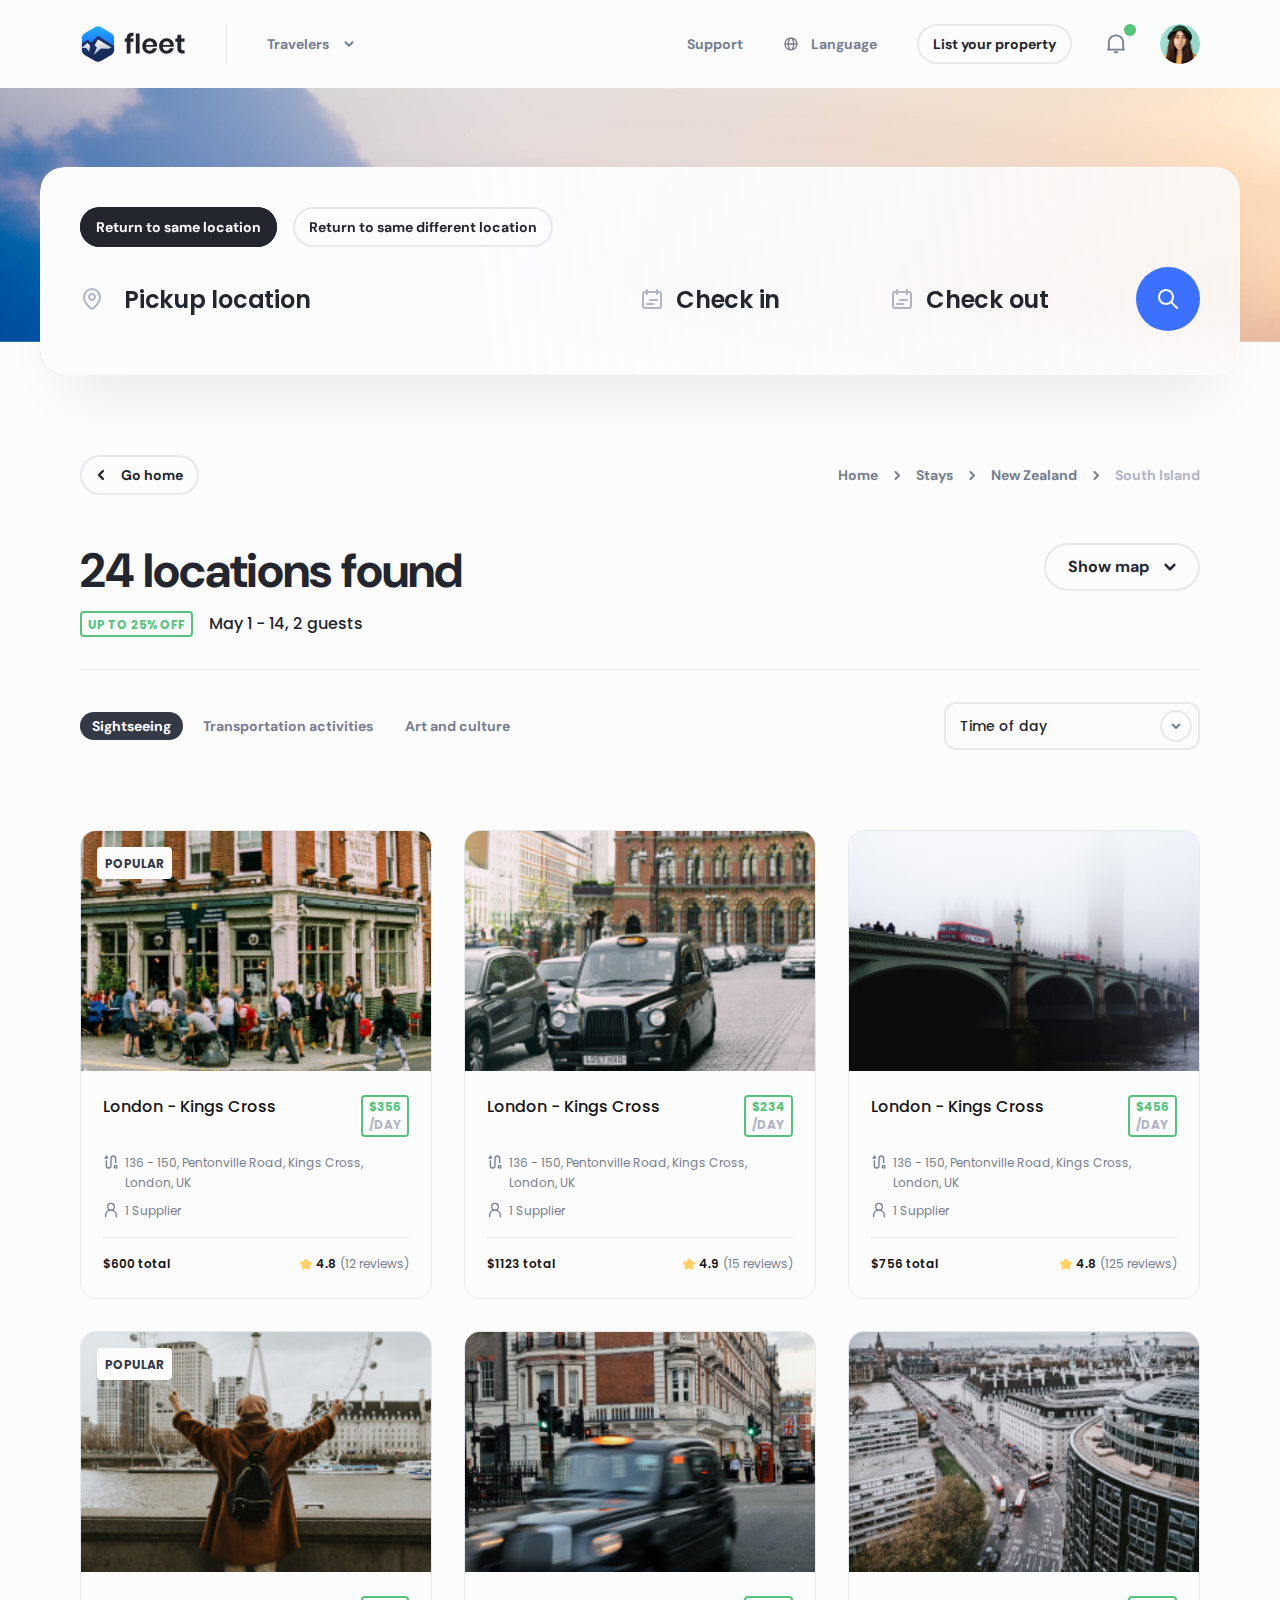
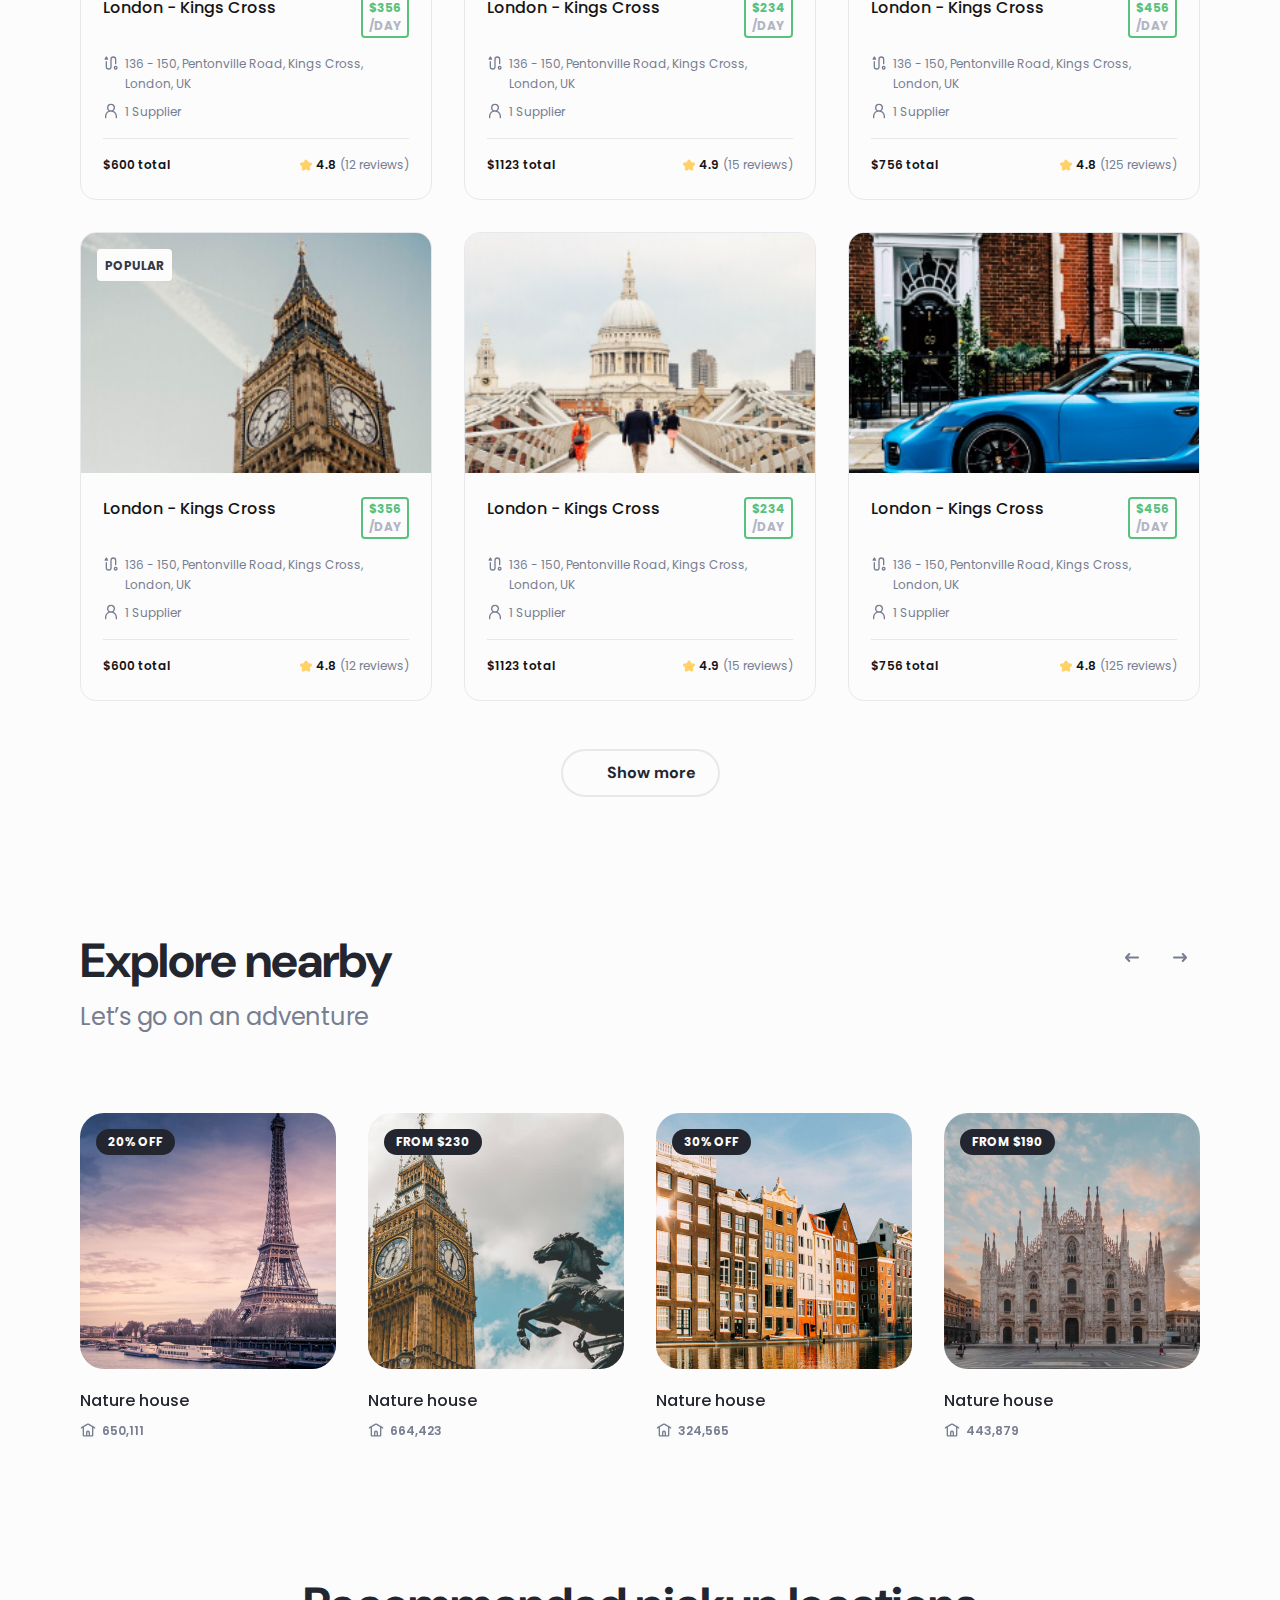
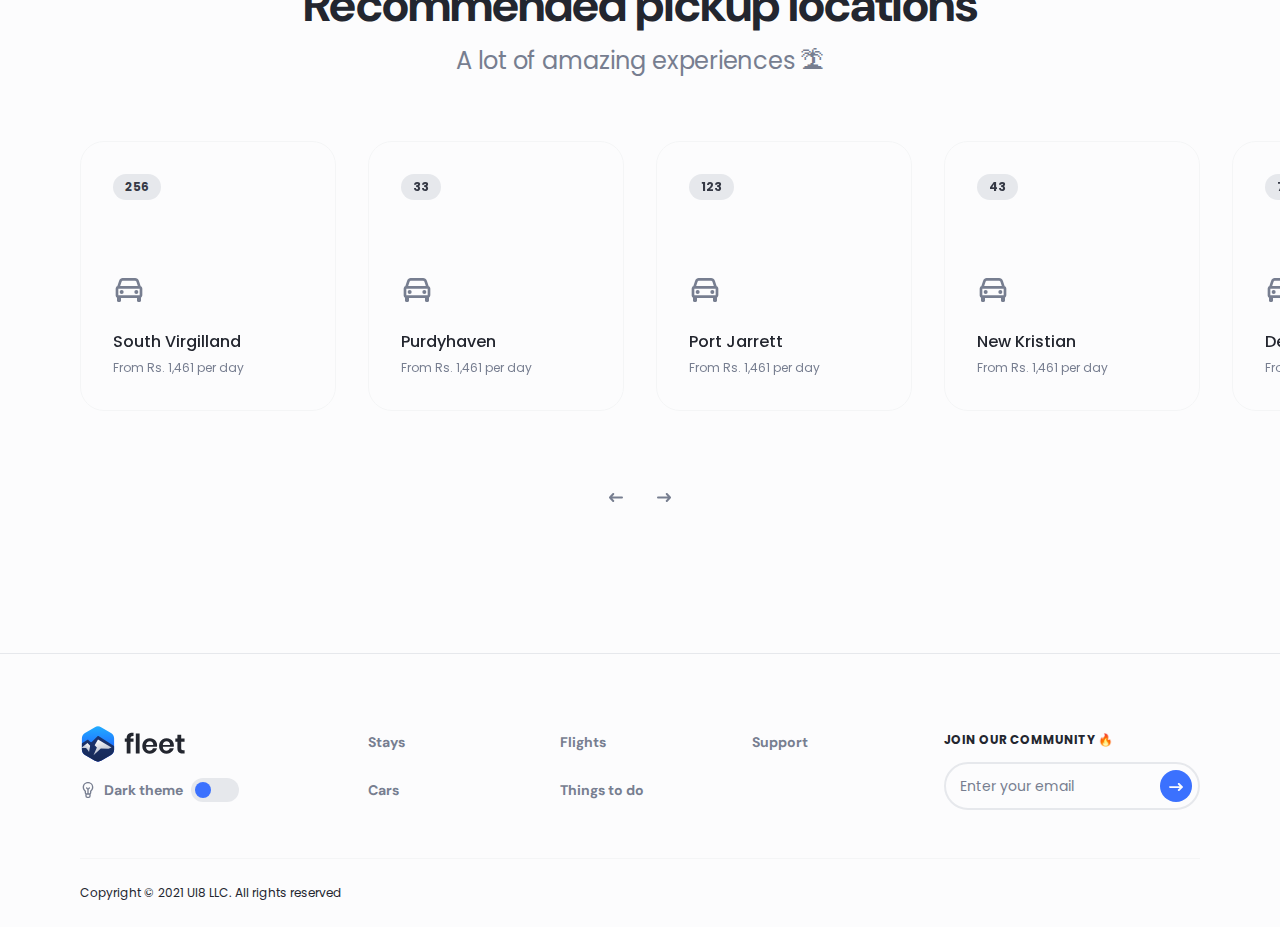
<file: cars-category.html>
<!DOCTYPE html>
<html lang="en">
  <head>
    <meta charset="utf-8">
    <title>Fleet</title>
    <meta http-equiv="X-UA-Compatible" content="IE=Edge">
    <meta name="viewport" content="width=device-width, initial-scale=1, maximum-scale=1.0, user-scalable=no">
    <meta name="format-detection" content="telephone=no">
    <link rel="apple-touch-icon" sizes="180x180" href="img/apple-touch-icon.png">
    <link rel="icon" type="image/png" sizes="32x32" href="img/favicon-32x32.png">
    <link rel="icon" type="image/png" sizes="16x16" href="img/favicon-16x16.png">
    <link rel="manifest" href="img/site.webmanifest">
    <link rel="mask-icon" href="img/safari-pinned-tab.svg" color="#5bbad5">
    <meta name="msapplication-TileColor" content="#da532c">
    <meta name="theme-color" content="#ffffff">
    <meta name="description" content="Epic Travel Shopping Design Kit">
    <meta name="twitter:card" content="summary">
    <meta name="twitter:site" content="@ui8">
    <meta name="twitter:title" content="Fleet – Travel Shopping UI Kit">
    <meta name="twitter:description" content="Epic Travel Shopping Design Kit">
    <meta name="twitter:creator" content="@ui8">
    <meta name="twitter:image" content="https://ui8-fleet-html.herokuapp.com/img/twitter-card.jpg">
    <meta property="og:title" content="Fleet – Travel Shopping UI Kit">
    <meta property="og:type" content="Article">
    <meta property="og:url" content="https://ui8.net/ui8/products/fleet--travel-shopping-ui-design-kit">
    <meta property="og:image" content="https://ui8-fleet-html.herokuapp.com/img/fb-og-image.jpg">
    <meta property="og:description" content="Epic Travel Shopping Design Kit">
    <meta property="og:site_name" content="Fleet – Travel Shopping UI Kit">
    <meta property="fb:admins" content="132951670226590">
    <link rel="preconnect" href="https://fonts.gstatic.com">
    <link href="https://fonts.googleapis.com/css2?family=DM+Sans:wght@700&amp;family=Poppins:wght@400;500;600;700&amp;display=swap" rel="stylesheet">
    <link rel="stylesheet" media="all" href="css/app.min.css">
    <script>
      var viewportmeta = document.querySelector('meta[name="viewport"]');
      if (viewportmeta) {
        if (screen.width < 375) {
          var newScale = screen.width / 375;
          viewportmeta.content = 'width=375, minimum-scale=' + newScale + ', maximum-scale=1.0, user-scalable=no, initial-scale=' + newScale + '';
        } else {
          viewportmeta.content = 'width=device-width, maximum-scale=1.0, initial-scale=1.0';
        }
      }
    </script>
  </head>
  <body>
    <script>
      console.log(localStorage.getItem('darkMode'));
      if (localStorage.getItem('darkMode') === "on") {
        document.body.classList.add("dark");
        document.addEventListener("DOMContentLoaded", function() {
          document.querySelector('.js-theme input').checked = true;
        });
      }
    </script>
    <!-- outer-->
    <div class="outer">
      <!-- header-->
      <header class="header js-header">
        <div class="header__center center"><a class="header__logo" href="index.html"><img class="some-icon" src="img/logo-dark.svg" alt="Fleet"><img class="some-icon-dark" src="img/logo-light.svg" alt="Fleet"></a>
          <div class="header__wrapper js-header-wrapper">
            <div class="header__item header__item_dropdown js-header-item">
              <button class="header__head js-header-head">Travelers
                <svg class="icon icon-arrow-down">
                  <use xlink:href="#icon-arrow-down"></use>
                </svg>
              </button>
              <div class="header__body js-header-body">
                <div class="header__menu"><a class="header__link" href="index.html">
                    <svg class="icon icon-comment">
                      <use xlink:href="#icon-comment"></use>
                    </svg>Stays</a><a class="header__link" href="flights.html">
                    <svg class="icon icon-email">
                      <use xlink:href="#icon-email"></use>
                    </svg>Flights</a><a class="header__link" href="things-to-do.html">
                    <svg class="icon icon-home">
                      <use xlink:href="#icon-home"></use>
                    </svg>Things to do</a><a class="header__link active" href="cars.html">
                    <svg class="icon icon-email">
                      <use xlink:href="#icon-email"></use>
                    </svg>Cars</a></div>
              </div>
            </div><a class="header__item" href="support.html">Support</a>
            <div class="header__item header__item_language js-header-item">
              <button class="header__head js-header-head">
                <svg class="icon icon-globe">
                  <use xlink:href="#icon-globe"></use>
                </svg>Language
              </button>
              <div class="header__body js-header-body">
                <div class="header__list"><a class="header__box active" href="#">
                    <div class="header__category">English</div>
                    <div class="header__country">United States</div></a><a class="header__box" href="#">
                    <div class="header__category">Vietnamese</div>
                    <div class="header__country">Vietnamese</div></a><a class="header__box" href="#">
                    <div class="header__category">Français</div>
                    <div class="header__country">Belgique</div></a><a class="header__box" href="#">
                    <div class="header__category">Français</div>
                    <div class="header__country">Canada</div></a></div>
              </div>
            </div><a class="button button-stroke button-small header__button" href="list-your-property.html">List your property</a>
          </div>
          <div class="header__item header__item_notification js-header-item">
            <button class="header__head js-header-head active">
              <svg class="icon icon-notification">
                <use xlink:href="#icon-notification"></use>
              </svg>
            </button>
            <div class="header__body js-header-body">
              <div class="header__title">Notification</div>
              <div class="header__notifications"><a class="header__notification" href="message-center.html">
                  <div class="header__avatar"><img src="img/content/avatar-1.jpg" alt="Avatar"></div>
                  <div class="header__details">
                    <div class="header__subtitle">Kohaku Tora</div>
                    <div class="header__content">just sent you a message</div>
                    <div class="header__date">1 minute ago</div>
                    <div class="header__status" style="background-color: #3B71FE;"></div>
                  </div></a><a class="header__notification" href="message-center.html">
                  <div class="header__avatar"><img src="img/content/avatar-1.jpg" alt="Avatar"></div>
                  <div class="header__details">
                    <div class="header__subtitle">Kohaku Tora</div>
                    <div class="header__content">just sent you a message</div>
                    <div class="header__date">3 hours ago</div>
                    <div class="header__status" style="background-color: #3B71FE;"></div>
                  </div></a></div>
            </div>
          </div><a class="header__login js-popup-open" href="#popup-login" data-effect="mfp-zoom-in">
            <svg class="icon icon-user">
              <use xlink:href="#icon-user"></use>
            </svg></a>
          <div class="header__item header__item_user js-header-item">
            <button class="header__head js-header-head"><img src="img/content/avatar-2.jpg" alt="Avatar"></button>
            <div class="header__body js-header-body">
              <div class="header__group">
                <div class="header__menu"><a class="header__link" href="message-center.html">
                    <svg class="icon icon-comment">
                      <use xlink:href="#icon-comment"></use>
                    </svg>Messages</a><a class="header__link" href="bookings-list.html">
                    <svg class="icon icon-home">
                      <use xlink:href="#icon-home"></use>
                    </svg>Bookings</a><a class="header__link" href="wishlists.html">
                    <svg class="icon icon-email">
                      <use xlink:href="#icon-email"></use>
                    </svg>Wishlists</a></div>
                <div class="header__menu"><a class="header__link" href="list-your-property.html">
                    <svg class="icon icon-building">
                      <use xlink:href="#icon-building"></use>
                    </svg>List your property</a><a class="header__link" href="host-an-experience.html">
                    <svg class="icon icon-flag">
                      <use xlink:href="#icon-flag"></use>
                    </svg>Host an experience</a></div>
              </div>
              <div class="header__btns"><a class="button button-small header__button" href="account-setting.html">Account</a>
                <button class="button-stroke button-small header__button">Log out</button>
              </div>
            </div>
          </div>
          <button class="header__burger js-header-burger"></button>
        </div>
      </header>
      <!-- outer content-->
      <div class="outer__inner">
        <div class="section-mb80 main main_cars-category">
          <div class="main__bg"><img src="img/content/bg-flight-1.jpg" alt="Main"></div>
          <div class="main__center center">
            <div class="panel panel_cars-category">
              <div class="panel__background"></div>
              <div class="panel__controls">
                <button class="button-stroke button-small panel__button active">Return to same location</button>
                <button class="button-stroke button-small panel__button">Return to same different location</button>
              </div>
              <div class="panel__body">
                <div class="panel__row">
                  <div class="location js-location location_small location_down">
                    <div class="location__head js-location-head">
                      <div class="location__icon">
                        <svg class="icon icon-marker">
                          <use xlink:href="#icon-marker"></use>
                        </svg>
                      </div>
                      <input class="location__input js-location-input" type="text" name="location" autocomplete="off" placeholder="Pickup location"/>
                      <button class="location__clear js-location-clear">
                        <svg class="icon icon-close-circle">
                          <use xlink:href="#icon-close-circle"></use>
                        </svg>
                      </button>
                    </div>
                    <div class="location__body js-location-body">
                      <div class="location__list"><a class="location__item js-location-item" href="#">New York, NY</a><a class="location__item js-location-item" href="#">New York, Manhattan</a><a class="location__item js-location-item" href="#">New Zealand</a><a class="location__item js-location-item" href="#">New Smyrna Beach, FL</a><a class="location__item js-location-item" href="#">Newark, NJ</a></div>
                    </div>
                  </div>
                  <div class="datepicker js-date-range datepicker_small datepicker_down" data-format="ddd, MMM DD" data-container=".datepicker">
                    <div class="datepicker__list">
                      <div class="datepicker__item">
                        <input class="datepicker__input js-date-from" type="text" placeholder="Check in" readonly="readonly"/>
                        <div class="datepicker__icon">
                          <svg class="icon icon-calendar">
                            <use xlink:href="#icon-calendar"></use>
                          </svg>
                        </div>
                      </div>
                      <div class="datepicker__item">
                        <input class="datepicker__input js-date-to" type="text" placeholder="Check out" readonly="readonly"/>
                        <div class="datepicker__icon">
                          <svg class="icon icon-calendar">
                            <use xlink:href="#icon-calendar"></use>
                          </svg>
                        </div>
                      </div>
                    </div>
                  </div>
                  <button class="panel__search">
                    <svg class="icon icon-search">
                      <use xlink:href="#icon-search"></use>
                    </svg><span>Search</span>
                  </button>
                </div>
              </div>
            </div>
          </div>
        </div>
        <div class="section catalog">
          <div class="sorting">
            <div class="sorting__center center">
              <div class="control"><a class="button-stroke button-small control__button" href="cars.html">
                  <svg class="icon icon-arrow-left">
                    <use xlink:href="#icon-arrow-left"></use>
                  </svg><span>Go home</span></a>
                <ul class="breadcrumbs">
                  <li class="breadcrumbs__item"><a class="breadcrumbs__link" href="index.html">Home</a></li>
                  <li class="breadcrumbs__item"><a class="breadcrumbs__link" href="index.html">Stays</a></li>
                  <li class="breadcrumbs__item"><a class="breadcrumbs__link" href="stays-category.html">New Zealand</a></li>
                  <li class="breadcrumbs__item">South Island</li>
                </ul>
              </div>
              <div class="sorting__body">
                <div class="sorting__box">
                  <h2 class="sorting__title h2">24 locations found</h2>
                  <div class="sorting__line">
                    <div class="sorting__sale">up to 25% off</div>
                    <div class="sorting__details">May 1 - 14, 2 guests</div>
                  </div>
                </div>
                <div class="sorting__location">
                  <button class="button-stroke sorting__button js-sorting-button"><span>Show map</span>
                    <svg class="icon icon-arrow-bottom">
                      <use xlink:href="#icon-arrow-bottom"></use>
                    </svg>
                  </button>
                  <div class="sorting__map js-sorting-map">
                    <iframe src="https://www.google.com/maps/embed?pb=!1m18!1m12!1m3!1d63817.0803287881!2d168.63234961382247!3d-45.04173987887954!2m3!1f0!2f0!3f0!3m2!1i1024!2i768!4f13.1!3m3!1m2!1s0xa9d51df1d7a8de5f%3A0x500ef868479a600!2z0JrRg9C40L3RgdGC0LDRg9C9LCDQndC-0LLQsNGPINCX0LXQu9Cw0L3QtNC40Y8!5e0!3m2!1sru!2sua!4v1624887132616!5m2!1sru!2sua" width="600" height="450" loading="lazy"></iframe>
                  </div>
                </div>
              </div>
              <div class="sorting__foot">
                <div class="nav"><a class="nav__link active" href="#">Sightseeing</a><a class="nav__link" href="#">Transportation activities</a><a class="nav__link" href="#">Art and culture</a></div>
                <div class="sorting__select tablet-show">
                  <select class="select">
                    <option>Sightseeing</option>
                    <option>Transportation activities</option>
                    <option>Art and culture</option>
                  </select>
                </div>
                <div class="sorting__select">
                  <select class="select">
                    <option>Time of day</option>
                    <option>Time of week</option>
                  </select>
                </div>
              </div>
            </div>
          </div>
          <div class="catalog__body">
            <div class="catalog__center center">
              <div class="catalog__cards"><a class="card card_row" href="cars-product.html">
                  <div class="card__preview"><img srcSet="img/content/cars-pic-1@2x.jpg 2x" src="img/content/cars-pic-1.jpg" alt="London - Kings Cross"/>
                    <div class="category card__category">popular</div>
                  </div>
                  <div class="card__body">
                    <div class="card__line">
                      <div class="card__title">London - Kings Cross</div>
                      <div class="card__price">
                        <div class="card__old">/day</div>
                        <div class="card__actual">$356</div>
                      </div>
                    </div>
                    <div class="card__options">
                      <div class="card__option">
                        <svg class="icon icon-route">
                          <use xlink:href="#icon-route"></use>
                        </svg>136 - 150, Pentonville Road, Kings Cross, London, UK
                      </div>
                      <div class="card__option">
                        <svg class="icon icon-user">
                          <use xlink:href="#icon-user"></use>
                        </svg>1 Supplier
                      </div>
                    </div>
                    <div class="card__foot">
                      <div class="card__flex">
                        <div class="card__cost">$600 total</div>
                        <div class="card__rating">
                          <svg class="icon icon-star">
                            <use xlink:href="#icon-star"></use>
                          </svg>
                          <div class="card__number">4.8</div>
                          <div class="card__reviews">(12 reviews)
                          </div>
                        </div>
                      </div>
                    </div>
                  </div></a><a class="card card_row" href="cars-product.html">
                  <div class="card__preview"><img srcSet="img/content/cars-pic-2@2x.jpg 2x" src="img/content/cars-pic-2.jpg" alt="London - Kings Cross"/>
                  </div>
                  <div class="card__body">
                    <div class="card__line">
                      <div class="card__title">London - Kings Cross</div>
                      <div class="card__price">
                        <div class="card__old">/day</div>
                        <div class="card__actual">$234</div>
                      </div>
                    </div>
                    <div class="card__options">
                      <div class="card__option">
                        <svg class="icon icon-route">
                          <use xlink:href="#icon-route"></use>
                        </svg>136 - 150, Pentonville Road, Kings Cross, London, UK
                      </div>
                      <div class="card__option">
                        <svg class="icon icon-user">
                          <use xlink:href="#icon-user"></use>
                        </svg>1 Supplier
                      </div>
                    </div>
                    <div class="card__foot">
                      <div class="card__flex">
                        <div class="card__cost">$1123 total</div>
                        <div class="card__rating">
                          <svg class="icon icon-star">
                            <use xlink:href="#icon-star"></use>
                          </svg>
                          <div class="card__number">4.9</div>
                          <div class="card__reviews">(15 reviews)
                          </div>
                        </div>
                      </div>
                    </div>
                  </div></a><a class="card card_row" href="cars-product.html">
                  <div class="card__preview"><img srcSet="img/content/cars-pic-3@2x.jpg 2x" src="img/content/cars-pic-3.jpg" alt="London - Kings Cross"/>
                  </div>
                  <div class="card__body">
                    <div class="card__line">
                      <div class="card__title">London - Kings Cross</div>
                      <div class="card__price">
                        <div class="card__old">/day</div>
                        <div class="card__actual">$456</div>
                      </div>
                    </div>
                    <div class="card__options">
                      <div class="card__option">
                        <svg class="icon icon-route">
                          <use xlink:href="#icon-route"></use>
                        </svg>136 - 150, Pentonville Road, Kings Cross, London, UK
                      </div>
                      <div class="card__option">
                        <svg class="icon icon-user">
                          <use xlink:href="#icon-user"></use>
                        </svg>1 Supplier
                      </div>
                    </div>
                    <div class="card__foot">
                      <div class="card__flex">
                        <div class="card__cost">$756 total</div>
                        <div class="card__rating">
                          <svg class="icon icon-star">
                            <use xlink:href="#icon-star"></use>
                          </svg>
                          <div class="card__number">4.8</div>
                          <div class="card__reviews">(125 reviews)
                          </div>
                        </div>
                      </div>
                    </div>
                  </div></a><a class="card card_row" href="cars-product.html">
                  <div class="card__preview"><img srcSet="img/content/cars-pic-4@2x.jpg 2x" src="img/content/cars-pic-4.jpg" alt="London - Kings Cross"/>
                    <div class="category card__category">popular</div>
                  </div>
                  <div class="card__body">
                    <div class="card__line">
                      <div class="card__title">London - Kings Cross</div>
                      <div class="card__price">
                        <div class="card__old">/day</div>
                        <div class="card__actual">$356</div>
                      </div>
                    </div>
                    <div class="card__options">
                      <div class="card__option">
                        <svg class="icon icon-route">
                          <use xlink:href="#icon-route"></use>
                        </svg>136 - 150, Pentonville Road, Kings Cross, London, UK
                      </div>
                      <div class="card__option">
                        <svg class="icon icon-user">
                          <use xlink:href="#icon-user"></use>
                        </svg>1 Supplier
                      </div>
                    </div>
                    <div class="card__foot">
                      <div class="card__flex">
                        <div class="card__cost">$600 total</div>
                        <div class="card__rating">
                          <svg class="icon icon-star">
                            <use xlink:href="#icon-star"></use>
                          </svg>
                          <div class="card__number">4.8</div>
                          <div class="card__reviews">(12 reviews)
                          </div>
                        </div>
                      </div>
                    </div>
                  </div></a><a class="card card_row" href="cars-product.html">
                  <div class="card__preview"><img srcSet="img/content/cars-pic-5@2x.jpg 2x" src="img/content/cars-pic-5.jpg" alt="London - Kings Cross"/>
                  </div>
                  <div class="card__body">
                    <div class="card__line">
                      <div class="card__title">London - Kings Cross</div>
                      <div class="card__price">
                        <div class="card__old">/day</div>
                        <div class="card__actual">$234</div>
                      </div>
                    </div>
                    <div class="card__options">
                      <div class="card__option">
                        <svg class="icon icon-route">
                          <use xlink:href="#icon-route"></use>
                        </svg>136 - 150, Pentonville Road, Kings Cross, London, UK
                      </div>
                      <div class="card__option">
                        <svg class="icon icon-user">
                          <use xlink:href="#icon-user"></use>
                        </svg>1 Supplier
                      </div>
                    </div>
                    <div class="card__foot">
                      <div class="card__flex">
                        <div class="card__cost">$1123 total</div>
                        <div class="card__rating">
                          <svg class="icon icon-star">
                            <use xlink:href="#icon-star"></use>
                          </svg>
                          <div class="card__number">4.9</div>
                          <div class="card__reviews">(15 reviews)
                          </div>
                        </div>
                      </div>
                    </div>
                  </div></a><a class="card card_row" href="cars-product.html">
                  <div class="card__preview"><img srcSet="img/content/cars-pic-6@2x.jpg 2x" src="img/content/cars-pic-6.jpg" alt="London - Kings Cross"/>
                  </div>
                  <div class="card__body">
                    <div class="card__line">
                      <div class="card__title">London - Kings Cross</div>
                      <div class="card__price">
                        <div class="card__old">/day</div>
                        <div class="card__actual">$456</div>
                      </div>
                    </div>
                    <div class="card__options">
                      <div class="card__option">
                        <svg class="icon icon-route">
                          <use xlink:href="#icon-route"></use>
                        </svg>136 - 150, Pentonville Road, Kings Cross, London, UK
                      </div>
                      <div class="card__option">
                        <svg class="icon icon-user">
                          <use xlink:href="#icon-user"></use>
                        </svg>1 Supplier
                      </div>
                    </div>
                    <div class="card__foot">
                      <div class="card__flex">
                        <div class="card__cost">$756 total</div>
                        <div class="card__rating">
                          <svg class="icon icon-star">
                            <use xlink:href="#icon-star"></use>
                          </svg>
                          <div class="card__number">4.8</div>
                          <div class="card__reviews">(125 reviews)
                          </div>
                        </div>
                      </div>
                    </div>
                  </div></a><a class="card card_row" href="cars-product.html">
                  <div class="card__preview"><img srcSet="img/content/cars-pic-7@2x.jpg 2x" src="img/content/cars-pic-7.jpg" alt="London - Kings Cross"/>
                    <div class="category card__category">popular</div>
                  </div>
                  <div class="card__body">
                    <div class="card__line">
                      <div class="card__title">London - Kings Cross</div>
                      <div class="card__price">
                        <div class="card__old">/day</div>
                        <div class="card__actual">$356</div>
                      </div>
                    </div>
                    <div class="card__options">
                      <div class="card__option">
                        <svg class="icon icon-route">
                          <use xlink:href="#icon-route"></use>
                        </svg>136 - 150, Pentonville Road, Kings Cross, London, UK
                      </div>
                      <div class="card__option">
                        <svg class="icon icon-user">
                          <use xlink:href="#icon-user"></use>
                        </svg>1 Supplier
                      </div>
                    </div>
                    <div class="card__foot">
                      <div class="card__flex">
                        <div class="card__cost">$600 total</div>
                        <div class="card__rating">
                          <svg class="icon icon-star">
                            <use xlink:href="#icon-star"></use>
                          </svg>
                          <div class="card__number">4.8</div>
                          <div class="card__reviews">(12 reviews)
                          </div>
                        </div>
                      </div>
                    </div>
                  </div></a><a class="card card_row" href="cars-product.html">
                  <div class="card__preview"><img srcSet="img/content/cars-pic-8@2x.jpg 2x" src="img/content/cars-pic-8.jpg" alt="London - Kings Cross"/>
                  </div>
                  <div class="card__body">
                    <div class="card__line">
                      <div class="card__title">London - Kings Cross</div>
                      <div class="card__price">
                        <div class="card__old">/day</div>
                        <div class="card__actual">$234</div>
                      </div>
                    </div>
                    <div class="card__options">
                      <div class="card__option">
                        <svg class="icon icon-route">
                          <use xlink:href="#icon-route"></use>
                        </svg>136 - 150, Pentonville Road, Kings Cross, London, UK
                      </div>
                      <div class="card__option">
                        <svg class="icon icon-user">
                          <use xlink:href="#icon-user"></use>
                        </svg>1 Supplier
                      </div>
                    </div>
                    <div class="card__foot">
                      <div class="card__flex">
                        <div class="card__cost">$1123 total</div>
                        <div class="card__rating">
                          <svg class="icon icon-star">
                            <use xlink:href="#icon-star"></use>
                          </svg>
                          <div class="card__number">4.9</div>
                          <div class="card__reviews">(15 reviews)
                          </div>
                        </div>
                      </div>
                    </div>
                  </div></a><a class="card card_row" href="cars-product.html">
                  <div class="card__preview"><img srcSet="img/content/cars-pic-9@2x.jpg 2x" src="img/content/cars-pic-9.jpg" alt="London - Kings Cross"/>
                  </div>
                  <div class="card__body">
                    <div class="card__line">
                      <div class="card__title">London - Kings Cross</div>
                      <div class="card__price">
                        <div class="card__old">/day</div>
                        <div class="card__actual">$456</div>
                      </div>
                    </div>
                    <div class="card__options">
                      <div class="card__option">
                        <svg class="icon icon-route">
                          <use xlink:href="#icon-route"></use>
                        </svg>136 - 150, Pentonville Road, Kings Cross, London, UK
                      </div>
                      <div class="card__option">
                        <svg class="icon icon-user">
                          <use xlink:href="#icon-user"></use>
                        </svg>1 Supplier
                      </div>
                    </div>
                    <div class="card__foot">
                      <div class="card__flex">
                        <div class="card__cost">$756 total</div>
                        <div class="card__rating">
                          <svg class="icon icon-star">
                            <use xlink:href="#icon-star"></use>
                          </svg>
                          <div class="card__number">4.8</div>
                          <div class="card__reviews">(125 reviews)
                          </div>
                        </div>
                      </div>
                    </div>
                  </div></a><a class="card card_row" href="cars-product.html">
                  <div class="card__preview"><img srcSet="img/content/cars-pic-10@2x.jpg 2x" src="img/content/cars-pic-10.jpg" alt="London - Kings Cross"/>
                    <div class="category card__category">popular</div>
                  </div>
                  <div class="card__body">
                    <div class="card__line">
                      <div class="card__title">London - Kings Cross</div>
                      <div class="card__price">
                        <div class="card__old">/day</div>
                        <div class="card__actual">$356</div>
                      </div>
                    </div>
                    <div class="card__options">
                      <div class="card__option">
                        <svg class="icon icon-route">
                          <use xlink:href="#icon-route"></use>
                        </svg>136 - 150, Pentonville Road, Kings Cross, London, UK
                      </div>
                      <div class="card__option">
                        <svg class="icon icon-user">
                          <use xlink:href="#icon-user"></use>
                        </svg>1 Supplier
                      </div>
                    </div>
                    <div class="card__foot">
                      <div class="card__flex">
                        <div class="card__cost">$600 total</div>
                        <div class="card__rating">
                          <svg class="icon icon-star">
                            <use xlink:href="#icon-star"></use>
                          </svg>
                          <div class="card__number">4.8</div>
                          <div class="card__reviews">(12 reviews)
                          </div>
                        </div>
                      </div>
                    </div>
                  </div></a>
              </div>
              <div class="catalog__btns">
                <button class="button-stroke catalog__button">
                  <div class="loader"></div><span>Show more</span>
                </button>
              </div>
            </div>
          </div>
        </div>

        <div class="section browse">
          <div class="browse__center center">
            <div class="browse__inner">
              <div class="browse__head">
                <h2 class="browse__title h2">Explore nearby</h2>
                <div class="browse__info info">Let’s go on an adventure</div>
              </div>
              <div class="browse__wrapper">
                <div class="browse__slider js-slider-browse"><a class="browse__card" href="stays-category.html">
                                      <div class="browse__preview"><img srcSet="img/content/browse-pic-6.jpg 2x" src="img/content/browse-pic-6@2x.jpg" alt="Card">
                                        <div class="status-black browse__category">20% off</div>
                                      </div>
                                      <div class="browse__subtitle">Nature house</div>
                                      <div class="browse__content">
                                        <svg class="icon icon-home">
                                          <use xlink:href="#icon-home"></use>
                                        </svg>650,111
                                      </div></a><a class="browse__card" href="stays-category.html">
                                      <div class="browse__preview"><img srcSet="img/content/browse-pic-7.jpg 2x" src="img/content/browse-pic-7@2x.jpg" alt="Card">
                                        <div class="status-black browse__category">from $230</div>
                                      </div>
                                      <div class="browse__subtitle">Nature house</div>
                                      <div class="browse__content">
                                        <svg class="icon icon-home">
                                          <use xlink:href="#icon-home"></use>
                                        </svg>664,423
                                      </div></a><a class="browse__card" href="stays-category.html">
                                      <div class="browse__preview"><img srcSet="img/content/browse-pic-8.jpg 2x" src="img/content/browse-pic-8@2x.jpg" alt="Card">
                                        <div class="status-black browse__category">30% off</div>
                                      </div>
                                      <div class="browse__subtitle">Nature house</div>
                                      <div class="browse__content">
                                        <svg class="icon icon-home">
                                          <use xlink:href="#icon-home"></use>
                                        </svg>324,565
                                      </div></a><a class="browse__card" href="stays-category.html">
                                      <div class="browse__preview"><img srcSet="img/content/browse-pic-9.jpg 2x" src="img/content/browse-pic-9@2x.jpg" alt="Card">
                                        <div class="status-black browse__category">from $190</div>
                                      </div>
                                      <div class="browse__subtitle">Nature house</div>
                                      <div class="browse__content">
                                        <svg class="icon icon-home">
                                          <use xlink:href="#icon-home"></use>
                                        </svg>443,879
                                      </div></a><a class="browse__card" href="stays-category.html">
                                      <div class="browse__preview"><img srcSet="img/content/browse-pic-1.jpg 2x" src="img/content/browse-pic-1@2x.jpg" alt="Card">
                                        <div class="status-black browse__category">20% off</div>
                                      </div>
                                      <div class="browse__subtitle">Nature house</div>
                                      <div class="browse__content">
                                        <svg class="icon icon-home">
                                          <use xlink:href="#icon-home"></use>
                                        </svg>650,111
                                      </div></a><a class="browse__card" href="stays-category.html">
                                      <div class="browse__preview"><img srcSet="img/content/browse-pic-2.jpg 2x" src="img/content/browse-pic-2@2x.jpg" alt="Card">
                                        <div class="status-black browse__category">from $230</div>
                                      </div>
                                      <div class="browse__subtitle">Nature house</div>
                                      <div class="browse__content">
                                        <svg class="icon icon-home">
                                          <use xlink:href="#icon-home"></use>
                                        </svg>664,423
                                      </div></a><a class="browse__card" href="stays-category.html">
                                      <div class="browse__preview"><img srcSet="img/content/browse-pic-3.jpg 2x" src="img/content/browse-pic-3@2x.jpg" alt="Card">
                                        <div class="status-black browse__category">20% off</div>
                                      </div>
                                      <div class="browse__subtitle">Nature house</div>
                                      <div class="browse__content">
                                        <svg class="icon icon-home">
                                          <use xlink:href="#icon-home"></use>
                                        </svg>324,565
                                      </div></a>
                </div>
              </div>
            </div>
          </div>
        </div>
        
        <div class="section categories">
          <div class="categories__center center">
            <div class="categories__inner">
              <div class="categories__head">
                <h2 class="categories__title h2">Recommended pickup locations</h2>
                <div class="categories__info info">A lot of amazing experiences 🏝</div>
              </div>
              <div class="categories__wrapper">
                <div class="categories__slider js-slider-categories"><a class="categories__item" href="cars-category-2.html">
                                      <div class="status categories__counter">256</div>
                                      <div class="categories__icon">
                                        <svg class="icon icon-car">
                                          <use xlink:href="#icon-car"></use>
                                        </svg>
                                      </div>
                                      <div class="categories__subtitle">South Virgilland</div>
                                      <div class="categories__content">From Rs. 1,461 per day</div></a><a class="categories__item" href="cars-category-2.html">
                                      <div class="status categories__counter">33</div>
                                      <div class="categories__icon">
                                        <svg class="icon icon-car">
                                          <use xlink:href="#icon-car"></use>
                                        </svg>
                                      </div>
                                      <div class="categories__subtitle">Purdyhaven</div>
                                      <div class="categories__content">From Rs. 1,461 per day</div></a><a class="categories__item" href="cars-category-2.html">
                                      <div class="status categories__counter">123</div>
                                      <div class="categories__icon">
                                        <svg class="icon icon-car">
                                          <use xlink:href="#icon-car"></use>
                                        </svg>
                                      </div>
                                      <div class="categories__subtitle">Port Jarrett</div>
                                      <div class="categories__content">From Rs. 1,461 per day</div></a><a class="categories__item" href="cars-category-2.html">
                                      <div class="status categories__counter">43</div>
                                      <div class="categories__icon">
                                        <svg class="icon icon-car">
                                          <use xlink:href="#icon-car"></use>
                                        </svg>
                                      </div>
                                      <div class="categories__subtitle">New Kristian</div>
                                      <div class="categories__content">From Rs. 1,461 per day</div></a><a class="categories__item" href="cars-category-2.html">
                                      <div class="status categories__counter">73</div>
                                      <div class="categories__icon">
                                        <svg class="icon icon-car">
                                          <use xlink:href="#icon-car"></use>
                                        </svg>
                                      </div>
                                      <div class="categories__subtitle">Demetrisfort</div>
                                      <div class="categories__content">From Rs. 1,461 per day</div></a><a class="categories__item" href="cars-category-2.html">
                                      <div class="status categories__counter">11</div>
                                      <div class="categories__icon">
                                        <svg class="icon icon-car">
                                          <use xlink:href="#icon-car"></use>
                                        </svg>
                                      </div>
                                      <div class="categories__subtitle">South Virgilland</div>
                                      <div class="categories__content">From Rs. 1,461 per day</div></a><a class="categories__item" href="cars-category-2.html">
                                      <div class="status categories__counter">56</div>
                                      <div class="categories__icon">
                                        <svg class="icon icon-car">
                                          <use xlink:href="#icon-car"></use>
                                        </svg>
                                      </div>
                                      <div class="categories__subtitle">Purdyhaven</div>
                                      <div class="categories__content">From Rs. 1,461 per day</div></a><a class="categories__item" href="cars-category-2.html">
                                      <div class="status categories__counter">33</div>
                                      <div class="categories__icon">
                                        <svg class="icon icon-car">
                                          <use xlink:href="#icon-car"></use>
                                        </svg>
                                      </div>
                                      <div class="categories__subtitle">Port Jarrett</div>
                                      <div class="categories__content">From Rs. 1,461 per day</div></a><a class="categories__item" href="cars-category-2.html">
                                      <div class="status categories__counter">123</div>
                                      <div class="categories__icon">
                                        <svg class="icon icon-car">
                                          <use xlink:href="#icon-car"></use>
                                        </svg>
                                      </div>
                                      <div class="categories__subtitle">New Kristian</div>
                                      <div class="categories__content">From Rs. 1,461 per day</div></a><a class="categories__item" href="cars-category-2.html">
                                      <div class="status categories__counter">43</div>
                                      <div class="categories__icon">
                                        <svg class="icon icon-car">
                                          <use xlink:href="#icon-car"></use>
                                        </svg>
                                      </div>
                                      <div class="categories__subtitle">Demetrisfort</div>
                                      <div class="categories__content">From Rs. 1,461 per day</div></a>
                </div>
              </div>
            </div>
          </div>
        </div>
      </div>
      <!-- footer-->
      <footer class="footer">
        <div class="footer__center center">
          <div class="footer__row">
            <div class="footer__col"><a class="footer__logo" href="index.html"><img class="some-icon" src="img/logo-dark.svg" alt="Fleet"><img class="some-icon-dark" src="img/logo-light.svg" alt="Fleet"></a>
              <div class="footer__theme">
                <svg class="icon icon-bulb">
                  <use xlink:href="#icon-bulb"></use>
                </svg>Dark theme
                <label class="theme js-theme">
                  <input class="theme__input" type="checkbox"/><span class="theme__inner"><span class="theme__box"></span></span>
                </label>
              </div>
            </div>
            <div class="footer__col">
              <div class="footer__menu"><a class="footer__link" href="index.html">Stays</a><a class="footer__link" href="flights.html">Flights</a><a class="footer__link" href="support.html">Support</a><a class="footer__link" href="cars.html">Cars</a><a class="footer__link" href="things-to-do.html">Things to do</a></div>
            </div>
            <div class="footer__col">
              <div class="footer__info">Join our community 🔥</div>
              <form class="subscription">
                <input class="subscription__input" type="email" name="email" placeholder="Enter your email" required="required"/>
                <button class="subscription__btn">
                  <svg class="icon icon-arrow-next">
                    <use xlink:href="#icon-arrow-next"></use>
                  </svg>
                </button>
              </form>
            </div>
          </div>
          <div class="footer__bottom">
            <div class="footer__copyright">Copyright © 2021 UI8 LLC. All rights reserved</div>
          </div>
        </div>
      </footer>
    </div>
    <div class="popup popup_login mfp-hide" id="popup-login">
      <div class="login">
        <div class="login__item">
          <div class="login__title h3">Sign up on Fleet</div>
          <div class="login__info">Use Your OpenID to Sign up</div>
          <div class="login__btns">
            <button class="button login__button">
              <svg class="icon icon-google">
                <use xlink:href="#icon-google"></use>
              </svg><span>Google</span>
            </button>
            <button class="button-black login__button">
              <svg class="icon icon-apple">
                <use xlink:href="#icon-apple"></use>
              </svg><span>Apple</span>
            </button>
          </div>
          <div class="login__note">Or continue with email</div>
          <div class="subscription">
            <input class="subscription__input" type="email" name="email" placeholder="Enter your email" required>
            <button class="subscription__btn">
              <svg class="icon icon-arrow-next">
                <use xlink:href="#icon-arrow-next"></use>
              </svg>
            </button>
          </div>
          <div class="login__foot">Already have an account? <a class="login__link" href="#">Login</a></div>
        </div>
        <div class="login__item">
          <div class="login__title h3">Sign in</div>
          <div class="login__form">
            <div class="field field_view">
              <div class="field__wrap">
                <input class="field__input" type="password" name="password" placeholder="Password" required>
                <button class="field__view">
                  <svg class="icon icon-eye">
                    <use xlink:href="#icon-eye"></use>
                  </svg>
                </button>
              </div>
            </div>
            <button class="button login__button">Login</button>
          </div>
          <div class="login__foot"><a class="login__password" href="#">Forgot password?</a></div>
        </div>
        <div class="login__item">
          <div class="login__title h3">Let’s confirm it’s really you</div>
          <div class="login__info">Help us secure your account. Please complete the verifications below</div>
          <div class="login__form">
            <div class="login__variants">
              <label class="radio">
                <input class="radio__input" type="radio" name="login" checked="checked"/><span class="radio__inner"><span class="radio__tick"></span><span class="radio__text">Get the code by text message (SM) at +1 234 567 890</span></span>
              </label>
              <label class="radio">
                <input class="radio__input" type="radio" name="login"/><span class="radio__inner"><span class="radio__tick"></span><span class="radio__text">Get the code by email at tranm••••••••••••@gm•••.com</span></span>
              </label>
            </div>
            <button class="button login__button">Continue</button>
          </div>
        </div>
        <div class="login__item">
          <div class="login__title h3">Enter your security code</div>
          <div class="login__info">We texted your code to +1 234 567 890</div>
          <div class="login__form">
            <div class="login__code">
              <div class="login__number">
                <input type="tel">
              </div>
              <div class="login__number">
                <input type="tel">
              </div>
              <div class="login__number">
                <input type="tel">
              </div>
              <div class="login__number">
                <input type="tel">
              </div>
            </div>
          </div>
        </div>
      </div>
    </div>
    <!-- scripts-->
    <script src="js/lib/jquery.min.js"></script>
    <script src="js/lib/slick.min.js"></script>
    <script src="js/lib/jquery.nice-select.min.js"></script>
    <script src="js/lib/share-buttons.js"></script>
    <script src="js/lib/jquery.fancybox.min.js"></script>
    <script src="js/lib/jquery.rateyo.min.js"></script>
    <script src="js/lib/nouislider.min.js"></script>
    <script src="js/lib/wNumb.js"></script>
    <script src="js/lib/jquery.magnific-popup.min.js"></script>
    <script src="js/lib/moment.min.js"></script>
    <script src="js/lib/jquery.daterangepicker.min.js"></script>
    <script src="js/lib/simpleParallax.min.js"></script>
    <script src="js/demo.js"></script>
    <script src="js/app.js"></script>
    <!-- svg sprite-->
    <div style="display: none"><svg width="0" height="0">
<symbol xmlns="http://www.w3.org/2000/svg" viewBox="0 0 16 16" id="icon-arrow-down">
<path d="M10.805 6.362c-.26-.26-.682-.26-.943 0L8 8.224 6.138 6.362c-.26-.26-.682-.26-.943 0s-.26.682 0 .943l2.333 2.333c.26.26.682.26.943 0l2.333-2.333c.26-.26.26-.682 0-.943z"></path>
</symbol>
<symbol xmlns="http://www.w3.org/2000/svg" viewBox="0 0 16 16" id="icon-arrow-bottom">
<path d="M15.039 3.961c-.653-.653-1.713-.653-2.366 0L8 8.634 3.327 3.961c-.653-.653-1.713-.653-2.366 0s-.653 1.713 0 2.366l5.856 5.856c.653.653 1.713.653 2.366 0l5.856-5.856c.653-.653.653-1.713 0-2.366z"></path>
</symbol>
<symbol xmlns="http://www.w3.org/2000/svg" viewBox="0 0 16 16" id="icon-arrow-left">
<path d="M12.207.521a1.78 1.78 0 0 1 0 2.514L7.242 8l4.965 4.965a1.78 1.78 0 0 1 0 2.514 1.78 1.78 0 0 1-2.514 0L3.471 9.257a1.78 1.78 0 0 1 0-2.514L9.693.521a1.78 1.78 0 0 1 2.514 0z"></path>
</symbol>
<symbol xmlns="http://www.w3.org/2000/svg" viewBox="0 0 16 16" id="icon-arrow-right">
<path d="M6.528 5.195c-.26.26-.26.682 0 .943L8.39 8 6.528 9.862c-.26.26-.26.682 0 .943s.682.26.943 0l2.333-2.333c.26-.26.26-.682 0-.943L7.471 5.195c-.26-.26-.682-.26-.943 0z"></path>
</symbol>
<symbol xmlns="http://www.w3.org/2000/svg" viewBox="0 0 16 16" id="icon-email">
<path d="M13.334 2a2 2 0 0 1 1.995 1.851l.005.149v8a2 2 0 0 1-1.851 1.995l-.149.005H2.667a2 2 0 0 1-1.995-1.851L.667 12V4a2 2 0 0 1 1.851-1.995L2.667 2h10.667zm0 1.333H2.667C2.299 3.333 2 3.632 2 4v8c0 .368.298.667.667.667h10.667c.368 0 .667-.298.667-.667V4c0-.368-.298-.667-.667-.667zm-.821 1.573c.236.283.198.703-.085.939L9.281 8.468a2 2 0 0 1-2.561 0L3.574 5.845c-.283-.236-.321-.656-.085-.939s.656-.321.939-.085l3.146 2.622c.247.206.606.206.854 0l3.146-2.622c.283-.236.703-.197.939.085z"></path>
</symbol>
<symbol xmlns="http://www.w3.org/2000/svg" viewBox="0 0 16 16" id="icon-comment">
<path d="M8 1.413c1.643 0 3.124.162 4.203.326 1.127.171 2.019.997 2.213 2.12a17.13 17.13 0 0 1 .25 2.887 17.13 17.13 0 0 1-.25 2.887c-.193 1.123-1.086 1.949-2.213 2.12a28.6 28.6 0 0 1-3.787.323l-4.077 2.409a.67.67 0 0 1-1.006-.574v-2.269c-.902-.3-1.584-1.045-1.75-2.009-.135-.783-.25-1.777-.25-2.887s.115-2.104.25-2.887c.193-1.123 1.086-1.949 2.213-2.12 1.08-.164 2.561-.326 4.203-.326zm0 1.333a27.01 27.01 0 0 0-4.003.311c-.596.091-1.01.506-1.099 1.028a15.8 15.8 0 0 0-.231 2.661 15.8 15.8 0 0 0 .231 2.661c.078.453.395.817.856.97l.913.303v2.063l3.375-1.994.353-.006a27.26 27.26 0 0 0 3.609-.308c.596-.091 1.01-.506 1.099-1.028.125-.724.231-1.641.231-2.661s-.106-1.937-.231-2.661c-.09-.522-.504-.938-1.099-1.028A27.01 27.01 0 0 0 8 2.746zm-.667 4.667c.368 0 .667.298.667.667s-.298.667-.667.667h0-2.667C4.298 8.746 4 8.448 4 8.08s.298-.667.667-.667h0zm4-2.667c.368 0 .667.298.667.667s-.298.667-.667.667h0-6.667C4.298 6.08 4 5.781 4 5.413s.298-.667.667-.667h0z"></path>
</symbol>
<symbol xmlns="http://www.w3.org/2000/svg" viewBox="0 0 16 16" id="icon-home">
<path d="M8.287 1.411c.09.02.177.053.278.102l.086.044.318.184.132.079 2.561 1.543 3.348 2.009c.316.189.418.599.229.915-.17.284-.519.396-.817.277l-.097-.048-.99-.594v6.751c-.001.619-.013.951-.145 1.211-.128.251-.332.455-.583.583-.233.119-.526.141-1.033.144H10v.001H6v-.001H4.428c-.508-.004-.8-.026-1.033-.144-.251-.128-.455-.332-.583-.583-.119-.233-.141-.526-.144-1.033l-.001-6.928-.99.594c-.316.189-.725.087-.915-.229-.17-.284-.105-.644.14-.852l.088-.063 3.344-2.006L6.899 1.82l.451-.263.084-.043c.101-.049.189-.082.279-.102.189-.042.385-.042.574 0zM8 2.721l-.006.003-2.973 1.784L4 5.123l.001 7.651.008.399.005.071.002.018.018.002a6.48 6.48 0 0 0 .469.013H6V10.61a2 2 0 0 1 3.995-.149l.005.149v2.666h1.498l.399-.008.071-.005.018-.002.002-.018c.011-.133.013-.311.014-.608V5.123l-1.025-.618-2.969-1.781L8 2.721zm0 7.223c-.368 0-.667.298-.667.667l-.001 2.666h1.333l.001-2.666c0-.368-.298-.667-.667-.667z"></path>
</symbol>
<symbol xmlns="http://www.w3.org/2000/svg" viewBox="0 0 16 16" id="icon-home-fill">
<path d="M13.333 12.534V5.978l.99.594c.316.189.725.087.915-.229s.087-.725-.229-.915L11.661 3.42 9.1 1.877h0l-.45-.263-.086-.044c-.101-.049-.188-.082-.278-.102-.189-.042-.385-.042-.574 0-.09.02-.178.053-.279.102l-.084.043-.451.263h0L4.334 3.422.99 5.429c-.316.189-.418.599-.229.915s.599.418.915.229l.99-.594v6.556c0 .747 0 1.12.145 1.405.128.251.332.455.583.583.285.145.659.145 1.405.145h1.2v-4a2 2 0 0 1 4 0v4h1.2c.747 0 1.12 0 1.405-.145.251-.128.455-.332.583-.583.145-.285.145-.659.145-1.405z"></path>
</symbol>
<symbol xmlns="http://www.w3.org/2000/svg" viewBox="0 0 16 16" id="icon-globe">
<path d="M8 1.334a6.67 6.67 0 0 1 6.631 5.971l.003.029.033.667a6.67 6.67 0 0 1-13.3.667l-.033-.667c0-.225.011-.447.033-.667h0a6.67 6.67 0 0 1 6.634-6zm1.982 7.334H6.018c.077 1.396.391 2.599.817 3.451.532 1.065 1.021 1.216 1.164 1.216s.632-.151 1.164-1.216c.426-.852.74-2.055.817-3.451zm-5.299 0H2.708c.228 1.831 1.385 3.374 2.983 4.142-.556-1.068-.927-2.52-1.008-4.142zm8.609 0h-1.975c-.081 1.622-.452 3.074-1.009 4.142a5.34 5.34 0 0 0 2.984-4.143zm-7.6-5.476l-.143.071c-1.525.79-2.62 2.295-2.841 4.071h1.975c.08-1.623.452-3.074 1.008-4.143zM8 2.667c-.143 0-.632.151-1.164 1.216-.426.852-.74 2.055-.817 3.452h3.964c-.077-1.396-.391-2.6-.817-3.452-.501-1.002-.963-1.195-1.136-1.214L8 2.667h0zm2.308.524l.049.095c.53 1.059.882 2.473.96 4.048h1.975a5.34 5.34 0 0 0-2.984-4.143z"></path>
</symbol>
<symbol xmlns="http://www.w3.org/2000/svg" viewBox="0 0 16 16" id="icon-bell">
<path d="M8.833 12.861c.368 0 .679.313.516.643-.072.146-.169.281-.289.398-.281.276-.663.431-1.061.431s-.779-.155-1.061-.431a1.47 1.47 0 0 1-.289-.398c-.163-.33.148-.643.516-.643h1.667zM8 1.667c2.982 0 5.4 2.382 5.4 5.321v4.106h.011a.59.59 0 0 1 .589.589.59.59 0 0 1-.589.589H2.589A.59.59 0 0 1 2 11.683a.59.59 0 0 1 .589-.589H2.6V6.988c0-2.939 2.418-5.321 5.4-5.321zm0 1.178c-2.32 0-4.2 1.855-4.2 4.142v4.106h8.4V6.988c0-2.288-1.88-4.142-4.2-4.142z"></path>
</symbol>
<symbol xmlns="http://www.w3.org/2000/svg" viewBox="0 0 16 16" id="icon-flag">
<path d="M3.22 0c.368 0 .667.298.667.667v.666h7.768c1.097 0 1.707 1.239 1.089 2.103l-.077.098L10.553 6l2.113 2.466c.714.833.17 2.103-.888 2.196l-.124.005-7.768-.001v4.667c0 .368-.298.667-.667.667s-.667-.298-.667-.667V.667c0-.368.298-.667.667-.667zm8.434 2.667H3.886v6.667h7.768L8.797 6l2.857-3.333z"></path>
</symbol>
<symbol xmlns="http://www.w3.org/2000/svg" viewBox="0 0 16 16" id="icon-building">
<path d="M7.333 1.333a2 2 0 0 1 2 2v3.333h3.333a2 2 0 0 1 1.995 1.851l.005.149v4a2 2 0 0 1-1.851 1.995l-.149.005H3.333a2 2 0 0 1-2-2V3.333a2 2 0 0 1 2-2h4zm0 1.333h-4c-.335 0-.612.247-.659.568l-.007.099v9.333c0 .335.247.612.568.659l.099.007H4v-.667c0-.335.247-.612.568-.659L4.666 12H6c.335 0 .612.247.659.568l.007.099v.667H8v-10c0-.368-.298-.667-.667-.667zM12.666 8H9.333v5.333h3.333c.368 0 .667-.298.667-.667v-4c0-.368-.298-.667-.667-.667zm-1.333 3.333c.368 0 .667.298.667.667s-.298.667-.667.667-.667-.298-.667-.667.298-.667.667-.667zm0-2c.368 0 .667.298.667.667s-.298.667-.667.667-.667-.298-.667-.667.298-.667.667-.667zM6 9.333c.368 0 .667.298.667.667s-.298.667-.667.667h0-1.333C4.298 10.666 4 10.368 4 10s.298-.667.667-.667h0zm0-2.667c.368 0 .667.298.667.667S6.368 8 6 8H4.666C4.298 8 4 7.701 4 7.333s.298-.667.667-.667H6zM6 4c.368 0 .667.298.667.667s-.298.667-.667.667H4.666c-.368 0-.667-.298-.667-.667S4.298 4 4.666 4H6z"></path>
</symbol>
<symbol xmlns="http://www.w3.org/2000/svg" viewBox="0 0 16 16" id="icon-arrow-next">
<path d="M10.39 3.765c.464-.375 1.187-.349 1.615.057l3.692 3.5a.91.91 0 0 1 0 1.357l-3.692 3.5c-.428.406-1.151.431-1.615.057s-.493-1.007-.065-1.413L12.247 9H1.143C.512 9 0 8.552 0 8s.512-1 1.143-1h11.104l-1.922-1.822c-.428-.406-.399-1.038.065-1.413z"></path>
</symbol>
<symbol xmlns="http://www.w3.org/2000/svg" viewBox="0 0 16 16" id="icon-arrow-prev">
<path d="M5.61 12.235c-.464.375-1.187.349-1.615-.057l-3.692-3.5a.91.91 0 0 1 0-1.357l3.692-3.5c.428-.406 1.151-.431 1.615-.057s.493 1.007.065 1.413L3.753 7h11.104C15.488 7 16 7.448 16 8s-.512 1-1.143 1H3.753l1.922 1.822c.428.406.399 1.038-.065 1.413z"></path>
</symbol>
<symbol xmlns="http://www.w3.org/2000/svg" viewBox="0 0 16 16" id="icon-notification">
<path d="M8.833 12.861c.368 0 .679.313.516.643-.072.146-.169.281-.289.398-.281.276-.663.431-1.061.431s-.779-.155-1.061-.431a1.47 1.47 0 0 1-.289-.398c-.163-.33.148-.643.516-.643h1.667zM8 1.667c2.982 0 5.4 2.382 5.4 5.321v4.106h.011a.59.59 0 0 1 .589.589.59.59 0 0 1-.589.589H2.589A.59.59 0 0 1 2 11.683a.59.59 0 0 1 .589-.589H2.6V6.988c0-2.939 2.418-5.321 5.4-5.321zm0 1.178c-2.32 0-4.2 1.855-4.2 4.142v4.106h8.4V6.988c0-2.288-1.88-4.142-4.2-4.142z"></path>
</symbol>
<symbol xmlns="http://www.w3.org/2000/svg" viewBox="0 0 16 16" id="icon-bulb">
<path d="M7.999 0c2.946 0 5.333 2.388 5.333 5.333 0 1.684-.781 3.186-2 4.164v1.17c0 .591-.256 1.122-.663 1.488L10.668 14a2 2 0 0 1-2 2H7.335a2 2 0 0 1-2-2v-1.841c-.41-.366-.668-.899-.668-1.492v-1.17c-1.219-.977-2-2.479-2-4.164C2.666 2.388 5.054 0 7.999 0zm1.335 12.667l-2.667-.001V14c0 .368.298.667.667.667h1.333c.368 0 .667-.298.667-.667v-1.333h0zM7.999 1.333a4 4 0 0 0-4 4A3.99 3.99 0 0 0 5.5 8.457l.499.4v1.81c0 .368.298.667.667.667h.668V7.609L6.196 6.471c-.26-.26-.26-.682 0-.943s.682-.26.943 0h0L8 6.39l.862-.862c.26-.26.682-.26.943 0s.26.682 0 .943h0L8.667 7.609v3.724h.666c.368 0 .667-.298.667-.667v-1.81l.499-.4a3.99 3.99 0 0 0 1.501-3.123 4 4 0 0 0-4-4z"></path>
</symbol>
<symbol xmlns="http://www.w3.org/2000/svg" viewBox="0 0 16 16" id="icon-coin">
<path d="M8 1.334a6.67 6.67 0 0 1 6.667 6.667A6.67 6.67 0 0 1 8 14.667a6.67 6.67 0 0 1-6.667-6.667A6.67 6.67 0 0 1 8 1.334zm0 1.333c-2.946 0-5.333 2.388-5.333 5.333S5.054 13.334 8 13.334s5.333-2.388 5.333-5.333S10.945 2.667 8 2.667zm0 1.333c.368 0 .667.298.667.667a2 2 0 0 1 2 2c0 .368-.298.667-.667.667s-.667-.298-.667-.667-.298-.667-.667-.667H7.162c-.274 0-.496.222-.496.496 0 .213.137.403.339.47l2.411.804a1.83 1.83 0 0 1-.578 3.564h-.171c0 .368-.298.667-.667.667s-.667-.298-.667-.667a2 2 0 0 1-2-2c0-.368.298-.667.667-.667s.667.298.667.667.298.667.667.667h1.504c.274 0 .496-.222.496-.496 0-.213-.136-.403-.339-.47l-2.411-.804a1.83 1.83 0 0 1 .578-3.564h.171c0-.368.298-.667.667-.667z"></path>
</symbol>
<symbol xmlns="http://www.w3.org/2000/svg" viewBox="0 0 16 16" id="icon-star">
<path d="M9.69 1.529l1.442 2.838 3.238.457c1.517.214 2.211 2.086 1.041 3.192l-2.326 2.198.547 3.098c.28 1.587-1.404 2.653-2.73 1.977L8 13.809l-2.903 1.481c-1.328.678-3.011-.391-2.731-1.976l.547-3.098L.588 8.017C-.582 6.91.114 5.038 1.628 4.824l3.239-.457L6.31 1.529c.697-1.371 2.683-1.372 3.38 0z"></path>
</symbol>
<symbol xmlns="http://www.w3.org/2000/svg" viewBox="0 0 16 16" id="icon-play">
<path d="M1.509 2.463c0-1.71 1.876-2.755 3.33-1.855l8.945 5.538c1.378.853 1.378 2.857 0 3.711l-8.945 5.538c-1.454.899-3.33-.147-3.33-1.856V2.463z"></path>
</symbol>
<symbol xmlns="http://www.w3.org/2000/svg" viewBox="0 0 16 16" id="icon-modem">
<path d="M11.333 1.333c.368 0 .667.298.667.667h0v5.333h.667a2 2 0 0 1 1.995 1.851l.005.149V12a2 2 0 0 1-1.851 1.995l-.149.005-.007.099c-.048.321-.325.568-.659.568-.368 0-.667-.298-.667-.667h0-6.667c0 .368-.298.667-.667.667s-.667-.298-.667-.667h0a2 2 0 0 1-1.995-1.851L1.334 12V9.333a2 2 0 0 1 1.851-1.995l.149-.005H4V4.666C4 4.298 4.299 4 4.667 4s.667.298.667.667h0v2.667h5.333V2c0-.368.298-.667.667-.667zm1.334 7.333H3.334c-.368 0-.667.298-.667.667V12c0 .368.298.667.667.667h9.333c.368 0 .667-.298.667-.667V9.333c0-.368-.298-.667-.667-.667zM4.667 10c.368 0 .667.298.667.667s-.298.667-.667.667S4 11.035 4 10.666 4.299 10 4.667 10zm6.667 0c.368 0 .667.298.667.667s-.298.667-.667.667h0-4c-.368 0-.667-.298-.667-.667S6.965 10 7.333 10h0z"></path>
</symbol>
<symbol xmlns="http://www.w3.org/2000/svg" viewBox="0 0 16 16" id="icon-burger">
<path d="M10.001 2a4.67 4.67 0 0 1 4.667 4.667 1.99 1.99 0 0 1-.257.982c.555.355.923.977.923 1.685a2 2 0 0 1-.923 1.685c.164.289.257.624.257.981a2 2 0 0 1-2 2H3.334a2 2 0 0 1-2-2 1.99 1.99 0 0 1 .257-.981c-.556-.354-.925-.977-.925-1.686a2 2 0 0 1 .925-1.687c-.163-.289-.257-.624-.257-.98A4.67 4.67 0 0 1 6.001 2h4zm2.667 9.333H3.334c-.368 0-.667.299-.667.667 0 .335.247.612.568.659l.099.007h9.333c.368 0 .667-.299.667-.667s-.299-.667-.667-.667zm.665-2.667H2.666c-.368 0-.667.298-.667.667s.298.667.667.667h10.667c.368 0 .667-.298.667-.667s-.298-.667-.667-.667zm-3.332-5.333h-4c-1.841 0-3.333 1.492-3.333 3.333 0 .335.247.612.568.659l.099.007h9.333c.368 0 .667-.298.667-.667 0-1.841-1.492-3.333-3.333-3.333zM5.333 4.667c.368 0 .667.298.667.667S5.701 6 5.333 6s-.667-.298-.667-.667.298-.667.667-.667zm2.667 0c.368 0 .667.298.667.667S8.368 6 7.999 6s-.667-.298-.667-.667.298-.667.667-.667zm2.667 0c.368 0 .667.298.667.667S11.034 6 10.666 6s-.667-.298-.667-.667.298-.667.667-.667z"></path>
</symbol>
<symbol xmlns="http://www.w3.org/2000/svg" viewBox="0 0 16 16" id="icon-check">
<path d="M15.665 2.668c.446.446.446 1.17 0 1.616l-9.143 9.143c-.446.446-1.17.446-1.616 0L.335 8.855c-.446-.446-.446-1.17 0-1.616s1.17-.446 1.616 0l3.763 3.763 8.335-8.335c.446-.446 1.17-.446 1.616 0z"></path>
</symbol>
<symbol xmlns="http://www.w3.org/2000/svg" viewBox="0 0 16 16" id="icon-share">
<path d="M10.702 6.063l1.279.098c.99.104 1.779.806 1.898 1.843.068.591.122 1.444.122 2.663l-.122 2.663c-.118 1.036-.906 1.739-1.896 1.843-.787.083-2.042.161-3.982.161s-3.195-.078-3.982-.161c-.99-.104-1.778-.807-1.896-1.843C2.054 12.739 2 11.886 2 10.667l.122-2.663c.119-1.037.908-1.739 1.897-1.843l1.279-.098c.368-.02.682.263.701.63s-.263.682-.63.701l-1.21.092c-.417.044-.671.3-.713.669-.06.529-.113 1.33-.113 2.511l.113 2.511c.042.369.295.625.711.669C4.887 13.924 6.093 14 8 14l3.842-.154c.416-.044.669-.299.711-.669.06-.529.113-1.33.113-2.511l-.113-2.511c-.042-.369-.296-.625-.713-.669l-1.21-.092c-.368-.02-.65-.334-.63-.701s.334-.65.701-.63zM8.471.862l2.333 2.333c.26.26.26.682 0 .943s-.682.26-.943 0L8.667 2.943v6.391c0 .368-.298.667-.667.667s-.667-.298-.667-.667V2.943L6.138 4.138c-.26.26-.682.26-.943 0s-.26-.682 0-.943L7.529.862c.26-.26.682-.26.943 0z"></path>
</symbol>
<symbol xmlns="http://www.w3.org/2000/svg" viewBox="0 0 16 16" id="icon-more">
<path d="M3.333 6.667A1.34 1.34 0 0 1 4.667 8a1.34 1.34 0 0 1-1.333 1.333A1.34 1.34 0 0 1 2 8a1.34 1.34 0 0 1 1.333-1.333zm9.333 0A1.34 1.34 0 0 1 14 8a1.34 1.34 0 0 1-1.333 1.333A1.34 1.34 0 0 1 11.333 8a1.34 1.34 0 0 1 1.333-1.333zM8 6.667A1.34 1.34 0 0 1 9.333 8 1.34 1.34 0 0 1 8 9.334 1.34 1.34 0 0 1 6.667 8 1.34 1.34 0 0 1 8 6.667zM3.333 6.667A1.34 1.34 0 0 1 4.667 8a1.34 1.34 0 0 1-1.333 1.333A1.34 1.34 0 0 1 2 8a1.34 1.34 0 0 1 1.333-1.333zm9.333 0A1.34 1.34 0 0 1 14 8a1.34 1.34 0 0 1-1.333 1.333A1.34 1.34 0 0 1 11.333 8a1.34 1.34 0 0 1 1.333-1.333zM8 6.667A1.34 1.34 0 0 1 9.333 8 1.34 1.34 0 0 1 8 9.334 1.34 1.34 0 0 1 6.667 8 1.34 1.34 0 0 1 8 6.667z"></path>
</symbol>
<symbol xmlns="http://www.w3.org/2000/svg" viewBox="0 0 16 16" id="icon-heart">
<path d="M11 2.112c2.393 0 4.333 1.94 4.333 4.333 0 4.245-4.647 6.59-6.542 7.37-.511.21-1.071.21-1.582 0-1.896-.78-6.543-3.124-6.543-7.37 0-2.393 1.94-4.333 4.333-4.333a4.32 4.32 0 0 1 3 1.206 4.32 4.32 0 0 1 3-1.206zm0 1.333c-.807 0-1.537.317-2.077.835l-.462.443c-.258.248-.665.248-.923 0l-.462-.443c-.54-.518-1.27-.835-2.077-.835a3 3 0 0 0-3 3c0 1.588.86 2.9 2.101 3.978s2.728 1.794 3.615 2.159a.73.73 0 0 0 .567 0c.888-.365 2.373-1.08 3.615-2.159S14 8.034 14 6.445a3 3 0 0 0-3-3z"></path>
</symbol>
<symbol xmlns="http://www.w3.org/2000/svg" viewBox="0 0 16 16" id="icon-heart-fill">
<path d="M8 3.339a4.32 4.32 0 0 0-3-1.206c-2.393 0-4.333 1.94-4.333 4.333 0 4.246 4.647 6.59 6.543 7.37.511.21 1.071.21 1.582 0 1.896-.78 6.543-3.124 6.543-7.37 0-2.393-1.94-4.333-4.333-4.333a4.32 4.32 0 0 0-3 1.206z"></path>
</symbol>
<symbol xmlns="http://www.w3.org/2000/svg" viewBox="0 0 16 16" id="icon-close">
<path d="M3.528 3.528c.26-.26.682-.26.943 0L8 7.057l3.529-3.529c.26-.26.682-.26.943 0s.26.682 0 .943L8.942 8l3.529 3.529c.26.26.26.682 0 .943s-.682.26-.943 0L8 8.942l-3.529 3.529c-.26.26-.682.26-.943 0s-.26-.682 0-.943L7.057 8 3.528 4.471c-.26-.26-.26-.682 0-.943z"></path>
</symbol>
<symbol xmlns="http://www.w3.org/2000/svg" viewBox="0 0 16 16" id="icon-location">
<path d="M14.349 3.832L10.4 13.31c-.772 1.854-3.489 1.54-3.819-.44l-.493-2.956-2.956-.493c-1.981-.33-2.294-3.047-.44-3.819l9.478-3.949a1.67 1.67 0 0 1 2.18 2.179zm-1.667-.949L3.204 6.833a.67.67 0 0 0 .147 1.273l2.956.493c.562.094 1.002.534 1.096 1.096l.493 2.956a.67.67 0 0 0 1.273.147l3.949-9.478c.114-.275-.161-.55-.436-.436z"></path>
</symbol>
<symbol xmlns="http://www.w3.org/2000/svg" viewBox="0 0 16 16" id="icon-image">
<path d="M8.001 1.334a28.06 28.06 0 0 1 3.639.246c1.464.193 2.588 1.317 2.782 2.782.133 1.007.246 2.266.246 3.639a28.05 28.05 0 0 1-.246 3.639c-.193 1.464-1.317 2.588-2.782 2.782-1.007.133-2.266.246-3.639.246s-2.632-.113-3.639-.246c-1.465-.193-2.588-1.317-2.782-2.782a28.06 28.06 0 0 1-.246-3.639 28.06 28.06 0 0 1 .246-3.639c.193-1.465 1.317-2.588 2.782-2.782a28.06 28.06 0 0 1 3.639-.246zm0 1.333c-1.301 0-2.501.107-3.464.235-.867.114-1.52.768-1.635 1.635-.127.963-.235 2.163-.235 3.464 0 1.055.071 2.043.165 2.892l1.086-1.087a2 2 0 0 1 2.828 0l.114.114c.26.26.682.26.943 0l1.448-1.448a2 2 0 0 1 2.828 0l1.196 1.196-.168 1.718-1.971-1.971c-.26-.26-.682-.26-.943 0l-1.448 1.448a2 2 0 0 1-2.828 0l-.114-.114c-.26-.26-.682-.26-.943 0l-1.605 1.606a1.88 1.88 0 0 0 1.28.745c.963.127 2.163.235 3.464.235a26.72 26.72 0 0 0 3.464-.235c.867-.114 1.52-.768 1.635-1.635.127-.963.235-2.163.235-3.464s-.107-2.501-.235-3.464c-.114-.867-.768-1.52-1.635-1.635-.963-.127-2.163-.235-3.464-.235zm-2.001 2c.736 0 1.333.597 1.333 1.333s-.597 1.333-1.333 1.333-1.333-.597-1.333-1.333.597-1.333 1.333-1.333z"></path>
</symbol>
<symbol xmlns="http://www.w3.org/2000/svg" viewBox="0 0 16 16" id="icon-toilet-paper">
<path d="M11.333 1.333c.952 0 1.799.587 2.378 1.407.542.768.897 1.796.949 2.965l.006.295v6.667a2 2 0 0 1-1.851 1.995l-.149.005h-4a2 2 0 0 1-1.995-1.851l-.005-.149v-2h-2c-1.841 0-3.333-2.089-3.333-4.667s1.492-4.667 3.333-4.667h6.667zm0 1.333H6.999c.29.398.528.869.699 1.392l.027.084.035.117.033.118.039.156.02.085.024.116.077.478.012.114.015.164.006.088.007.126.001.038.001.024L8 6v3.333h0c.368 0 .667.298.667.667s-.298.667-.667.667v2c0 .335.247.612.568.659l.099.007h4c.335 0 .612-.247.659-.568l.007-.099v-2c-.368 0-.667-.298-.667-.667s.298-.667.667-.667h0V6c0-1.043-.299-1.906-.711-2.491-.421-.597-.908-.843-1.289-.843zm-.667 6.667c.368 0 .667.298.667.667s-.298.667-.667.667S10 10.368 10 10s.298-.667.667-.667zm-6-6.667c-.378 0-.846.212-1.272.808S2.666 4.957 2.666 6s.304 1.931.728 2.525.894.808 1.272.808.846-.212 1.272-.808.728-1.482.728-2.525a4.96 4.96 0 0 0-.202-1.42c-.126-.418-.304-.779-.51-1.07-.383-.542-.819-.795-1.182-.837l-.107-.006h0zm0 2c.368 0 .667.597.667 1.333s-.298 1.333-.667 1.333S4 6.736 4 6s.298-1.333.667-1.333z"></path>
</symbol>
<symbol xmlns="http://www.w3.org/2000/svg" viewBox="0 0 16 16" id="icon-credit-card">
<path d="M15.334 12a2 2 0 0 1-1.851 1.995l-.149.005H2.667a2 2 0 0 1-1.995-1.851L.667 12V4a2 2 0 0 1 1.851-1.995L2.667 2h10.667a2 2 0 0 1 1.995 1.851l.005.149v8zM14 6.666H2V12c0 .368.298.667.667.667h10.667c.368 0 .667-.298.667-.667V6.666zM4.334 9.333a1 1 0 1 1 0 2 1 1 0 1 1 0-2zm3.333 0a1 1 0 1 1 0 2 1 1 0 1 1 0-2zm5.667-6H2.667C2.299 3.333 2 3.632 2 4v1.333h12V4c0-.368-.298-.667-.667-.667z"></path>
</symbol>
<symbol xmlns="http://www.w3.org/2000/svg" viewBox="0 0 16 16" id="icon-medical-case">
<path d="M9.333 1.333a2 2 0 0 1 2 2V4H12c1.416 0 2.574 1.104 2.661 2.498l.005.169V12c0 1.416-1.104 2.574-2.498 2.661l-.169.005H4c-1.416 0-2.574-1.104-2.661-2.498L1.333 12V6.666c0-1.416 1.104-2.574 2.498-2.661L4 4h.667 0v-.667a2 2 0 0 1 2-2h2.667zm2.667 4H4c-.736 0-1.333.597-1.333 1.333V12c0 .736.597 1.333 1.333 1.333h8c.736 0 1.333-.597 1.333-1.333V6.666c0-.736-.597-1.333-1.333-1.333zM8 6.666c.368 0 .667.298.667.667h0v1.333H10c.368 0 .667.298.667.667S10.368 10 10 10h0-1.333v1.333c0 .368-.298.667-.667.667s-.667-.298-.667-.667h0V10H6c-.368 0-.667-.298-.667-.667s.298-.667.667-.667h0 1.333V7.333c0-.368.298-.667.667-.667zm1.333-4H6.666c-.368 0-.667.298-.667.667V4h4 0v-.667c0-.368-.298-.667-.667-.667z"></path>
</symbol>
<symbol xmlns="http://www.w3.org/2000/svg" viewBox="0 0 16 16" id="icon-monitor">
<path d="M12 1.333c1.416 0 2.574 1.104 2.661 2.498l.005.169v5.333c0 1.416-1.104 2.574-2.498 2.661L12 12h-2v1.333h.667c.368 0 .667.298.667.667s-.298.667-.667.667H5.333c-.368 0-.667-.298-.667-.667s.298-.667.667-.667H6V12H4c-1.416 0-2.574-1.104-2.661-2.498l-.005-.169V4c0-1.416 1.104-2.574 2.498-2.661L4 1.333h8zM8.666 12H7.333v1.333h1.333V12zM12 2.666H4c-.736 0-1.333.597-1.333 1.333v5.333c0 .736.597 1.333 1.333 1.333h8c.736 0 1.333-.597 1.333-1.333V4c0-.736-.597-1.333-1.333-1.333zm-6 4c.368 0 .667.298.667.667S6.368 8 6 8h0-1.333C4.298 8 4 7.701 4 7.333s.298-.667.667-.667h0zM9.333 4c.368 0 .667.298.667.667s-.298.667-.667.667h0-4.667c-.368 0-.667-.298-.667-.667S4.298 4 4.666 4h0z"></path>
</symbol>
<symbol xmlns="http://www.w3.org/2000/svg" viewBox="0 0 16 16" id="icon-calendar">
<path d="M11.333 1.333c.335 0 .612.247.659.568L12 2l-.001.666h.667a2 2 0 0 1 1.995 1.851l.005.149v8a2 2 0 0 1-1.851 1.995l-.149.005H3.333a2 2 0 0 1-1.995-1.851l-.005-.149v-8a2 2 0 0 1 1.851-1.995l.149-.005h.666L4 2c0-.368.298-.667.667-.667.335 0 .612.247.659.568L5.333 2l-.001.666h5.334V2c0-.368.298-.667.667-.667zM12.666 4l-.667-.001.001.667c0 .368-.298.667-.667.667-.335 0-.612-.247-.659-.568l-.007-.099v-.667H5.332l.001.667c0 .368-.298.667-.667.667-.335 0-.612-.247-.659-.568L4 4.666l-.001-.667L3.333 4c-.368 0-.667.298-.667.667v8c0 .368.298.667.667.667h9.333c.368 0 .667-.298.667-.667v-8c0-.368-.298-.667-.667-.667zm-4 6.667c.368 0 .667.298.667.667 0 .335-.247.612-.568.659L8.666 12h-4C4.298 12 4 11.701 4 11.333c0-.335.247-.612.568-.659l.099-.007h4zM11.333 8c.368 0 .667.298.667.667 0 .335-.247.612-.568.659l-.099.007H6.666c-.368 0-.667-.298-.667-.667 0-.335.247-.612.568-.659L6.666 8h4.667z"></path>
</symbol>
<symbol xmlns="http://www.w3.org/2000/svg" viewBox="0 0 16 16" id="icon-user">
<path d="M8 .668a4 4 0 0 1 4 4c0 1.296-.617 2.449-1.573 3.18 2.104.93 3.573 3.037 3.573 5.487v1.333c0 .368-.298.667-.667.667s-.667-.298-.667-.667v-1.333a4.67 4.67 0 0 0-4.645-4.667H8h0l-.021-.001-.193.006a4.67 4.67 0 0 0-4.453 4.662v1.333c0 .368-.298.667-.667.667S2 15.036 2 14.668v-1.333c0-2.45 1.468-4.557 3.573-5.489C4.617 7.117 4 5.964 4 4.668a4 4 0 0 1 4-4zm0 1.333c-1.473 0-2.667 1.194-2.667 2.667S6.527 7.335 8 7.335s2.667-1.194 2.667-2.667S9.473 2.001 8 2.001z"></path>
</symbol>
<symbol xmlns="http://www.w3.org/2000/svg" viewBox="0 0 16 16" id="icon-plus">
<path d="M8.667 4.667C8.667 4.298 8.368 4 8 4s-.667.298-.667.667v2.667H4.667C4.298 7.333 4 7.632 4 8s.298.667.667.667h2.667v2.667c0 .368.298.667.667.667s.667-.298.667-.667V8.667h2.667c.368 0 .667-.298.667-.667s-.298-.667-.667-.667H8.667V4.667z"></path>
</symbol>
<symbol xmlns="http://www.w3.org/2000/svg" viewBox="0 0 16 16" id="icon-minus">
<path d="M4 8c0-.368.298-.667.667-.667h6.667c.368 0 .667.298.667.667s-.298.667-.667.667H4.667C4.298 8.666 4 8.368 4 8z"></path>
</symbol>
<symbol xmlns="http://www.w3.org/2000/svg" viewBox="0 0 16 16" id="icon-bag">
<path d="M8.5 1.334c1.613 0 2.958 1.145 3.266 2.666h.562a2.67 2.67 0 0 1 2.666 2.633l-.005.2-.333 5.333a2.67 2.67 0 0 1-2.494 2.495l-.168.005h-6.99c-1.352 0-2.479-1.008-2.645-2.333l-.016-.167-.333-5.333a2.67 2.67 0 0 1 2.462-2.825l.2-.008h.562C5.542 2.479 6.887 1.334 8.5 1.334zm3.828 3.999h-.496l.001.667a.67.67 0 0 1-.667.667c-.368 0-.666-.299-.666-.667l-.001-.667h-4L6.5 6c0 .368-.298.667-.667.667S5.167 6.368 5.167 6l-.001-.667h-.494c-.769 0-1.379.649-1.331 1.417l.333 5.333c.044.703.627 1.25 1.331 1.25h6.99c.704 0 1.287-.547 1.331-1.25l.333-5.333c.048-.768-.562-1.417-1.331-1.417zM8.5 2.667A2 2 0 0 0 6.614 4h3.772A2 2 0 0 0 8.5 2.667z"></path>
</symbol>
<symbol xmlns="http://www.w3.org/2000/svg" viewBox="0 0 16 16" id="icon-star-outline">
<path d="M6.339 2.517c.616-1.475 2.706-1.475 3.322 0h0l1.017 2.437 2.639.211c1.598.128 2.245 2.123 1.025 3.164h0l-2.006 1.711.613 2.56c.373 1.556-1.319 2.789-2.686 1.957h0L8 13.179l-2.264 1.377c-1.367.832-3.059-.401-2.686-1.957h0l.613-2.56-2.006-1.711C.438 7.288 1.084 5.292 2.682 5.165h0l2.639-.211zm1.23.514L6.348 5.956c-.067.161-.219.271-.393.285l-3.166.253a.47.47 0 0 0-.266.82l2.41 2.056c.133.114.192.293.151.464l-.737 3.076a.47.47 0 0 0 .696.507l2.714-1.651c.149-.091.336-.091.485 0l2.714 1.651a.47.47 0 0 0 .696-.507l-.737-3.076c-.041-.171.017-.35.151-.464l2.41-2.056a.47.47 0 0 0-.266-.82l-3.166-.253c-.174-.014-.326-.124-.393-.285L8.43 3.031a.47.47 0 0 0-.861 0z"></path>
</symbol>
<symbol xmlns="http://www.w3.org/2000/svg" viewBox="0 0 16 16" id="icon-instagram">
<path d="M10.666 1.333a4 4 0 0 1 3.995 3.8l.005.2v5.333a4 4 0 0 1-3.8 3.995l-.2.005H5.333a4 4 0 0 1-3.995-3.8l-.005-.2V5.333a4 4 0 0 1 3.8-3.995l.2-.005h5.333zm0 1.333H5.333c-1.473 0-2.667 1.194-2.667 2.667v5.333c0 1.473 1.194 2.667 2.667 2.667h5.333c1.473 0 2.667-1.194 2.667-2.667V5.333c0-1.473-1.194-2.667-2.667-2.667zm-2.666 2c1.841 0 3.333 1.492 3.333 3.333s-1.492 3.333-3.333 3.333S4.667 9.841 4.667 8 6.16 4.667 8.001 4.667zm0 1.333a2 2 0 1 0 0 4 2 2 0 1 0 0-4zm3.333-2c.368 0 .667.298.667.667s-.298.667-.667.667-.667-.298-.667-.667.298-.667.667-.667z"></path>
</symbol>
<symbol xmlns="http://www.w3.org/2000/svg" viewBox="0 0 16 16" id="icon-facebook">
<path d="M8 1.333A6.67 6.67 0 0 1 14.666 8 6.67 6.67 0 0 1 8 14.666 6.67 6.67 0 0 1 1.333 8 6.67 6.67 0 0 1 8 1.333zm0 1.333C5.054 2.666 2.666 5.054 2.666 8c0 2.485 1.699 4.573 3.999 5.165V9.333H6c-.368 0-.667-.298-.667-.667S5.631 8 6 8h0 .667V6.667a2 2 0 0 1 2-2h0 .667c.368 0 .667.298.667.667S9.701 6 9.333 6h0-.667C8.298 6 8 6.298 8 6.667h0V8h1.333c.368 0 .667.298.667.667s-.298.667-.667.667h0H8v4h0c2.946 0 5.333-2.388 5.333-5.333S10.945 2.666 8 2.666z"></path>
</symbol>
<symbol xmlns="http://www.w3.org/2000/svg" viewBox="0 0 16 16" id="icon-twitter">
<path d="M10.334 2c.508 0 1.057.117 1.511.265.233.076.505.181.768.32h0l.993-.198c1.142-.228 2.048.957 1.527 1.999h0l-.751 1.503C14.893 10.281 11.23 14 6.667 14c-2.945 0-4.709-1.094-5.681-2.456-.679-.952.032-2.208 1.135-2.211l.151-.001a6.57 6.57 0 0 1-.754-1.324c-.578-1.36-.755-3.042-.111-4.462.457-1.007 1.757-1.065 2.371-.29.366.462 1.015.989 1.817 1.404.354.183.715.333 1.069.445.038-.249.096-.508.185-.766.191-.561.54-1.171 1.159-1.635C8.633 2.234 9.421 2 10.334 2zm0 1.333c-2.723 0-2.425 2.747-2.347 3.254.006.042-.025.08-.067.079-1.939-.034-4.167-1.294-5.187-2.581-.031-.039-.091-.033-.112.012-.892 1.968.364 5.117 2.575 5.86.054.018.065.09.016.119-.948.555-2.386.588-3.087.59-.053 0-.084.059-.054.103.689.965 2.02 1.898 4.596 1.898 3.992 0 6.988-3.32 6.337-6.978-.002-.014 0-.029.006-.042h0l.929-1.858c.025-.05-.018-.106-.073-.095h0l-1.498.3a.07.07 0 0 1-.061-.017c-.356-.325-1.324-.642-1.974-.642z"></path>
</symbol>
<symbol xmlns="http://www.w3.org/2000/svg" viewBox="0 0 16 16" id="icon-pinterest">
<path d="M8 1.333A6.67 6.67 0 0 1 14.666 8 6.67 6.67 0 0 1 8 14.666 6.67 6.67 0 0 1 1.333 8 6.67 6.67 0 0 1 8 1.333zm0 1.333C5.054 2.666 2.666 5.054 2.666 8c0 2.151 1.274 4.005 3.109 4.849l.702-2.524.88-3.17c.099-.355.466-.562.821-.464s.562.466.464.821l-.702 2.526c.834.177 1.419.026 1.811-.233.495-.327.813-.914.893-1.61s-.091-1.428-.481-1.969c-.375-.522-.969-.892-1.831-.892-1.281 0-2.043.554-2.415 1.236-.387.71-.4 1.645.011 2.466.165.329.031.73-.298.894s-.73.031-.894-.298c-.589-1.179-.602-2.577.011-3.701C5.376 4.779 6.614 4 8.333 4c1.305 0 2.295.588 2.913 1.446.604.839.836 1.909.723 2.9s-.585 1.977-1.483 2.57c-.766.506-1.752.668-2.903.407l-.535 1.925c.309.056.627.085.951.085 2.946 0 5.333-2.388 5.333-5.333S10.945 2.666 8 2.666z"></path>
</symbol>
<symbol xmlns="http://www.w3.org/2000/svg" viewBox="0 0 16 16" id="icon-smile">
<path d="M8 1.333A6.67 6.67 0 0 1 14.666 8 6.67 6.67 0 0 1 8 14.666 6.67 6.67 0 0 1 1.333 8 6.67 6.67 0 0 1 8 1.333zm0 1.333C5.054 2.666 2.666 5.054 2.666 8S5.054 13.333 8 13.333 13.333 10.945 13.333 8 10.945 2.666 8 2.666zm2.019 6.51c.087-.358.447-.578.805-.491s.578.447.491.805c-.175.724-.605 1.363-1.209 1.815S8.76 12 8 12s-1.503-.243-2.106-.695S4.86 10.214 4.685 9.49c-.087-.358.133-.718.491-.805s.718.133.805.491c.1.412.347.788.713 1.062A2.18 2.18 0 0 0 8 10.666a2.18 2.18 0 0 0 1.306-.428c.366-.274.613-.65.713-1.062zM6 5.333a1.27 1.27 0 0 1 .898.382 1.57 1.57 0 0 1 .425.832c.066.362-.175.709-.537.775s-.709-.175-.775-.537c-.003-.016-.007-.031-.011-.044-.004.013-.008.028-.011.044-.066.362-.413.603-.775.537s-.603-.413-.537-.775c.055-.306.196-.603.425-.832A1.27 1.27 0 0 1 6 5.333zm4 0a1.27 1.27 0 0 1 .898.382 1.57 1.57 0 0 1 .425.832c.066.362-.175.709-.537.775s-.709-.175-.775-.537c-.003-.016-.007-.031-.011-.044-.004.013-.008.028-.011.044-.066.362-.413.603-.775.537s-.603-.413-.537-.775a1.57 1.57 0 0 1 .425-.832A1.27 1.27 0 0 1 10 5.333z"></path>
</symbol>
<symbol xmlns="http://www.w3.org/2000/svg" viewBox="0 0 16 16" id="icon-smile-fill">
<path d="M8,0 C12.41824,0 16,3.58172 16,8 C16,12.418312 12.41824,16 8,16 C3.58172,16 0,12.418312 0,8 C0,3.58172 3.58172,0 8,0 Z M10.42264,9.411832 C10.30312,9.905912 10.006,10.357432 9.56736,10.686472 C9.12784,11.016072 8.57536,11.199992 8.00016,11.199992 C7.42496,11.199992 6.87248,11.016072 6.43304,10.686472 C5.994408,10.357432 5.697288,9.905912 5.577744,9.411832 C5.473832,8.982392 5.041472,8.718552 4.61204,8.822472 C4.1826,8.926392 3.918712,9.358712 4.022624,9.788152 C4.232952,10.657352 4.748832,11.423272 5.473032,11.966472 C6.1964,12.508952 7.0876,12.799992 8.00016,12.799992 C8.9128,12.799992 9.804,12.508952 10.52736,11.966472 C11.25152,11.423272 11.76744,10.657352 11.97776,9.788152 C12.08168,9.358712 11.81776,8.926392 11.38832,8.822472 C10.95888,8.718552 10.52656,8.982392 10.42264,9.411832 Z M5.599864,4.8 C5.178392,4.8 4.80044,4.980792 4.522392,5.25884 C4.247976,5.533248 4.079296,5.890288 4.01272,6.257152 C3.933824,6.691912 4.22228,7.108232 4.657008,7.187112 C5.091736,7.266072 5.508112,6.977592 5.587008,6.542872 C5.590512,6.523512 5.594928,6.506072 5.599864,6.490472 C5.604792,6.506072 5.609208,6.523512 5.61272,6.542872 C5.691616,6.977592 6.107984,7.266072 6.54272,7.187112 C6.97744,7.108232 7.26592,6.691912 7.18704,6.257152 C7.1204,5.890288 6.95176,5.533248 6.67736,5.25884 C6.399288,4.980792 6.021328,4.8 5.599864,4.8 Z M10.39984,4.8 C9.9784,4.8 9.6004,4.980792 9.3224,5.25884 C9.048,5.533248 8.87928,5.890288 8.81272,6.257152 C8.73384,6.691912 9.02232,7.108232 9.45704,7.187112 C9.89176,7.266072 10.30808,6.977592 10.38704,6.542872 C10.39048,6.523512 10.39496,6.506072 10.39984,6.490472 C10.4048,6.506072 10.4092,6.523512 10.41272,6.542872 C10.4916,6.977592 10.908,7.266072 11.34272,7.187112 C11.77744,7.108232 12.06592,6.691912 11.98704,6.257152 C11.9204,5.890288 11.75176,5.533248 11.47736,5.25884 C11.19928,4.980792 10.82136,4.8 10.39984,4.8 Z"></path>
</symbol>
<symbol xmlns="http://www.w3.org/2000/svg" viewBox="0 0 16 16" id="icon-edit">
<path d="M13.283 14c.368 0 .667.298.667.667s-.299.667-.667.667H2.617c-.368 0-.667-.298-.667-.667S2.248 14 2.617 14h10.667zM12.031 1.138l1.448 1.448a2 2 0 0 1 0 2.828l-6.862 6.862c-.25.25-.589.39-.943.39H3.283c-.736 0-1.333-.597-1.333-1.333V8.943c0-.354.14-.693.391-.943l6.862-6.862a2 2 0 0 1 2.828 0zM3.617 8.609l-.333.333v2.391h2.391L6.007 11l-2.391-2.39zm5-5L4.56 7.666l2.391 2.39L11.007 6 8.617 3.609zm1.529-1.529l-.586.586 2.39 2.391.586-.586c.26-.26.26-.682 0-.943l-1.448-1.448c-.26-.26-.682-.26-.943 0z"></path>
</symbol>
<symbol xmlns="http://www.w3.org/2000/svg" viewBox="0 0 16 16" id="icon-hand-cart">
<path d="M13.51 2.881c.25-.271.672-.287.942-.038s.287.672.038.942h0l-1.588 1.721c-.121.131-.117.335.009.462h0l.894.894c.26.26.26.682 0 .943s-.682.26-.943 0h0l-.837-.837c-.134-.134-.352-.13-.481.01h0l-4.423 4.792a1.99 1.99 0 0 1 .212.898 2 2 0 1 1-4 0 1.99 1.99 0 0 1 .195-.862l-2-2c-.26-.26-.26-.682 0-.943s.682-.26.943 0l2 1.999a1.99 1.99 0 0 1 .862-.195c.294 0 .573.063.825.177zM5.333 12c-.368 0-.667.298-.667.667s.298.667.667.667.667-.298.667-.667S5.701 12 5.333 12zm2.748-9.919l1.172 1.172a2 2 0 0 1 0 2.828L6.747 8.586a2 2 0 0 1-2.828 0L2.747 7.414a2 2 0 0 1 0-2.828l2.505-2.505a2 2 0 0 1 2.828 0zm-1.886.943L3.69 5.528c-.26.26-.26.682 0 .943l1.172 1.172c.26.26.682.26.943 0l2.505-2.505c.26-.26.26-.682 0-.943L7.138 3.024c-.26-.26-.682-.26-.943 0z"></path>
</symbol>
<symbol xmlns="http://www.w3.org/2000/svg" viewBox="0 0 16 16" id="icon-wallet">
<path d="M12.667 2c1.416 0 2.574 1.104 2.661 2.498l.005.169v6.667c0 1.416-1.104 2.574-2.498 2.661l-.169.005H3.334C1.918 14 .759 12.896.672 11.502l-.005-.169V4.667c0-1.416 1.104-2.574 2.498-2.661L3.334 2h9.333zm0 1.333H3.334C2.597 3.333 2 3.93 2 4.667v6.667c0 .736.597 1.333 1.333 1.333h9.333c.736 0 1.333-.597 1.333-1.333h-2c-1.841 0-3.333-1.492-3.333-3.333S10.159 4.667 12 4.667h2c0-.736-.597-1.333-1.333-1.333zM14 6h-2a2 2 0 0 0 0 4h2V6zm-2 1.333c.368 0 .667.298.667.667s-.298.667-.667.667-.667-.298-.667-.667.298-.667.667-.667z"></path>
</symbol>
<symbol xmlns="http://www.w3.org/2000/svg" viewBox="0 0 16 16" id="icon-receipt">
<path d="M14 1.333c.368 0 .667.298.667.667s-.298.667-.667.667h-.667v11.461c0 .248-.261.409-.482.298l-1.886-.943c-.188-.094-.409-.094-.596 0l-1.474.737a2 2 0 0 1-1.789 0l-1.474-.737c-.188-.094-.409-.094-.596 0l-1.886.943c-.222.111-.482-.05-.482-.298L2.666 2.666H2c-.368 0-.667-.298-.667-.667s.298-.667.667-.667h12zm-2.333 1.333H4.333C4.149 2.666 4 2.816 4 3v9.019c0 .225.237.372.439.271a2 2 0 0 1 1.789 0l1.474.737c.188.094.409.094.596 0l1.474-.737a2 2 0 0 1 1.789 0c.202.101.439-.046.439-.271V3c0-.184-.149-.333-.333-.333zM7.333 9.333c.368 0 .667.298.667.667s-.298.667-.667.667H6c-.368 0-.667-.298-.667-.667s.298-.667.667-.667h1.333zm2.667 0c.368 0 .667.298.667.667s-.298.667-.667.667-.667-.298-.667-.667.298-.667.667-.667zM7.333 6.666c.368 0 .667.298.667.667S7.701 8 7.333 8H6c-.368 0-.667-.298-.667-.667s.298-.667.667-.667h1.333zm2.667 0c.368 0 .667.298.667.667S10.368 8 10 8s-.667-.298-.667-.667.298-.667.667-.667zM7.333 4c.368 0 .667.298.667.667s-.298.667-.667.667h0H6c-.368 0-.667-.298-.667-.667S5.631 4 6 4h0zM10 4c.368 0 .667.298.667.667s-.298.667-.667.667-.667-.298-.667-.667S9.631 4 10 4z"></path>
</symbol>
<symbol xmlns="http://www.w3.org/2000/svg" viewBox="0 0 16 16" id="icon-close-circle">
<path d="M8 1.334a6.67 6.67 0 0 1 6.667 6.667A6.67 6.67 0 0 1 8 14.667a6.67 6.67 0 0 1-6.667-6.667A6.67 6.67 0 0 1 8 1.334zm0 1.333c-2.946 0-5.333 2.388-5.333 5.333S5.054 13.334 8 13.334s5.333-2.388 5.333-5.333S10.945 2.667 8 2.667zm2.471 2.862c.26.26.26.682 0 .943L8.943 8.001l1.529 1.529c.26.26.26.682 0 .943s-.682.26-.943 0L8 8.943l-1.529 1.529c-.26.26-.682.26-.943 0s-.26-.682 0-.943l1.529-1.529-1.529-1.529c-.26-.26-.26-.682 0-.943s.682-.26.943 0L8 7.058l1.529-1.529c.26-.26.682-.26.943 0z"></path>
</symbol>
<symbol xmlns="http://www.w3.org/2000/svg" viewBox="0 0 16 16" id="icon-close-circle-fill">
<path d="M8 1.333A6.67 6.67 0 0 1 14.666 8 6.67 6.67 0 0 1 8 14.666 6.67 6.67 0 0 1 1.333 8 6.67 6.67 0 0 1 8 1.333zm1.529 4.195L8 7.057 6.471 5.528c-.26-.26-.682-.26-.943 0s-.26.682 0 .943L7.057 8 5.528 9.528c-.26.26-.26.682 0 .943s.682.26.943 0L8 8.942l1.529 1.529c.26.26.682.26.943 0s.26-.682 0-.943L8.942 8l1.529-1.529c.26-.26.26-.682 0-.943s-.682-.26-.943 0z"></path>
</symbol>
<symbol xmlns="http://www.w3.org/2000/svg" viewBox="0 0 16 16" id="icon-search">
<path d="M6.667 1.334c2.945 0 5.333 2.388 5.333 5.333a5.31 5.31 0 0 1-1.12 3.27l3.592 3.592c.26.26.26.682 0 .943s-.682.26-.943 0l-3.591-3.592a5.31 5.31 0 0 1-3.27 1.12c-2.946 0-5.333-2.388-5.333-5.333s2.388-5.333 5.333-5.333zm0 1.333a4 4 0 1 0 0 8 4 4 0 1 0 0-8z"></path>
</symbol>
<symbol xmlns="http://www.w3.org/2000/svg" viewBox="0 0 16 16" id="icon-plus-circle">
<path d="M8 1.333A6.67 6.67 0 0 1 14.666 8 6.67 6.67 0 0 1 8 14.666 6.67 6.67 0 0 1 1.333 8 6.67 6.67 0 0 1 8 1.333zm0 1.333C5.054 2.666 2.666 5.054 2.666 8S5.054 13.333 8 13.333 13.333 10.945 13.333 8 10.945 2.666 8 2.666zM8 4c.368 0 .667.298.667.667v2.667h2.667c.368 0 .667.298.667.667s-.298.667-.667.667H8.666v2.667c0 .368-.298.667-.667.667s-.667-.298-.667-.667V8.666H4.666C4.298 8.666 4 8.368 4 8s.298-.667.667-.667h2.667V4.666C7.333 4.298 7.631 4 8 4z"></path>
</symbol>
<symbol xmlns="http://www.w3.org/2000/svg" viewBox="0 0 16 16" id="icon-minus-circle">
<path d="M8 1.333A6.67 6.67 0 0 1 14.666 8 6.67 6.67 0 0 1 8 14.666 6.67 6.67 0 0 1 1.333 8 6.67 6.67 0 0 1 8 1.333zm0 1.333C5.054 2.666 2.666 5.054 2.666 8S5.054 13.333 8 13.333 13.333 10.945 13.333 8 10.945 2.666 8 2.666zm3.333 4.667c.368 0 .667.298.667.667s-.298.667-.667.667h0-6.667C4.298 8.666 4 8.368 4 8s.298-.667.667-.667h0z"></path>
</symbol>
<symbol xmlns="http://www.w3.org/2000/svg" viewBox="0 0 16 16" id="icon-upload-file">
<path d="M10.229.667c.707 0 1.386.281 1.886.781l1.105 1.105c.5.5.781 1.178.781 1.886v8.229c0 1.473-1.194 2.667-2.667 2.667H4.667C3.194 15.334 2 14.14 2 12.667V3.334C2 1.861 3.194.667 4.667.667h5.562zM9.333 2H4.667c-.693 0-1.263.529-1.327 1.205l-.006.128v9.333c0 .693.529 1.263 1.205 1.327l.128.006h6.667c.693 0 1.263-.529 1.327-1.205l.006-.128V5.334h-1.333a2 2 0 0 1-1.995-1.851l-.005-.149V2zM7.745 6.051c.242-.1.53-.052.727.145h0l2 2c.26.26.26.682 0 .943s-.682.26-.943 0h0l-.862-.862v3.057c0 .368-.298.667-.667.667s-.667-.298-.667-.667h0V8.276l-.862.862c-.26.26-.682.26-.943 0s-.26-.682 0-.943h0l2-2c.064-.064.138-.112.216-.145zm2.922-3.977v1.259c0 .368.298.667.667.667h1.259c-.065-.188-.173-.361-.317-.505l-1.105-1.105c-.144-.144-.317-.251-.505-.317z"></path>
</symbol>
<symbol xmlns="http://www.w3.org/2000/svg" viewBox="0 0 16 16" id="icon-pencil">
<path d="M12.885 2.219l.895.895c1.041 1.041 1.041 2.73 0 3.771l-6.565 6.565c-.359.359-.812.608-1.307.718l-2.174.483a2 2 0 0 1-2.386-2.386l.483-2.174c.11-.495.359-.948.718-1.307l6.565-6.565c1.041-1.041 2.73-1.041 3.771 0zM3.471 9.748c-.168.176-.286.395-.338.633l-.483 2.174c-.106.476.319.901.795.795l2.174-.483c.238-.053.457-.17.633-.338L3.471 9.748zm4.666-4.667L4.414 8.805l2.781 2.781 3.724-3.724-2.781-2.781zm3.805-1.919c-.521-.521-1.365-.521-1.886 0h0l-.976.976 2.781 2.781.976-.976c.521-.521.521-1.365 0-1.886h0z"></path>
</symbol>
<symbol xmlns="http://www.w3.org/2000/svg" viewBox="0 0 16 16" id="icon-route">
<path d="M10.334 1.335a3 3 0 0 1 3 3v4.333c0 .368-.298.667-.667.667s-.667-.298-.667-.667V4.335c0-.92-.746-1.667-1.667-1.667s-1.667.746-1.667 1.667v7.333a3 3 0 1 1-6 0v-5c0-.368.298-.667.667-.667s.667.298.667.667v5c0 .92.746 1.667 1.667 1.667s1.667-.746 1.667-1.667V4.335a3 3 0 0 1 3-3zm2.333 9.331a2 2 0 1 1 0 4 2 2 0 1 1 0-4zm0 1.333c-.368 0-.667.298-.667.667s.298.667.667.667.667-.298.667-.667-.298-.667-.667-.667zM3.91 1.653l1.173 2.01a.67.67 0 0 1-.576 1.003H2.162a.67.67 0 0 1-.576-1.003l1.173-2.01a.67.67 0 0 1 1.152 0z"></path>
</symbol>
<symbol xmlns="http://www.w3.org/2000/svg" viewBox="0 0 16 16" id="icon-tick">
<path d="M11.862 4.862c.26-.26.682-.26.943 0 .24.24.259.618.055.88l-.055.063-5.333 5.333c-.24.24-.618.259-.88.055l-.063-.055-2.667-2.667c-.26-.26-.26-.682 0-.943.24-.24.618-.259.88-.055l.063.055L7 9.723l4.862-4.861z"></path>
</symbol>
<symbol xmlns="http://www.w3.org/2000/svg" viewBox="0 0 16 16" id="icon-lock">
<path d="M7.999.668c1.841 0 3.333 1.492 3.333 3.333l-.001 2.113.023.003a2.92 2.92 0 0 1 2.571 2.703L14 10.667l-.074 1.847a2.92 2.92 0 0 1-2.747 2.719l-3.179.1a50.36 50.36 0 0 1-3.179-.1 2.92 2.92 0 0 1-2.747-2.719L2 10.667l.074-1.847a2.92 2.92 0 0 1 2.592-2.705V4.001C4.666 2.16 6.158.668 7.999.668zM8 7.333l-3.094.098c-.816.052-1.443.674-1.502 1.484l-.071 1.751.071 1.751c.059.81.686 1.432 1.502 1.484L8 14l3.094-.098c.816-.052 1.443-.674 1.502-1.484l.071-1.751-.071-1.751c-.059-.81-.686-1.432-1.502-1.484L8 7.333zm-.001 1.335c.736 0 1.333.597 1.333 1.333 0 .494-.268.924-.667 1.155h0v.845c0 .368-.298.667-.667.667s-.667-.299-.667-.667h0v-.845c-.399-.231-.667-.662-.667-1.155 0-.736.597-1.333 1.333-1.333zm0-6.667a2 2 0 0 0-2 2L5.998 6.04 8 6l2.001.04-.002-2.038a2 2 0 0 0-2-2z"></path>
</symbol>
<symbol xmlns="http://www.w3.org/2000/svg" viewBox="0 0 16 16" id="icon-marker">
<path d="M8 .667a6 6 0 0 1 6 6c0 3.661-3.217 6.786-4.94 8.197-.625.512-1.496.512-2.121 0C5.217 13.453 2 10.328 2 6.667a6 6 0 0 1 6-6zM8 2a4.67 4.67 0 0 0-4.667 4.667c0 1.442.638 2.867 1.572 4.163.927 1.286 2.066 2.337 2.879 3.003.133.109.298.109.431 0 .813-.665 1.952-1.716 2.879-3.003.934-1.296 1.572-2.721 1.572-4.163A4.67 4.67 0 0 0 8 2zm0 2c1.473 0 2.667 1.194 2.667 2.667S9.473 9.334 8 9.334 5.333 8.14 5.333 6.667 6.527 4 8 4zm0 1.333c-.736 0-1.333.597-1.333 1.333S7.264 8 8 8s1.333-.597 1.333-1.333S8.736 5.334 8 5.334z"></path>
</symbol>
<symbol xmlns="http://www.w3.org/2000/svg" viewBox="0 0 16 16" id="icon-car">
<path d="M11.039 2c.42 0 .829.132 1.169.377.292.21.521.495.663.823l.064.167.912 2.737c.44.185.761.599.812 1.093l.007.136v3.333a1.33 1.33 0 0 1-.693 1.162l.016.064h0l.01.066v1.375c0 .177-.07.346-.195.471-.1.1-.229.165-.366.187l-.105.008h-.667c-.177 0-.346-.07-.471-.195-.1-.1-.165-.229-.187-.366L12 13.333V12H4v1.333c0 .177-.07.346-.195.471-.1.1-.229.165-.366.187L3.333 14h-.667c-.177 0-.346-.07-.471-.195-.1-.1-.165-.229-.187-.366L2 13.333v-1.375c0-.046.017-.086.026-.13-.37-.205-.635-.576-.684-1.014l-.008-.148V7.333c0-.263.078-.519.224-.738.116-.175.272-.319.454-.422l.141-.069.912-2.737c.132-.398.387-.745.727-.99.292-.21.634-.337.99-.369L4.96 2h6.079zm2.294 5.333H2.666v3.333h10.668l-.001-3.333zm-9 .667a1 1 0 1 1 0 2 1 1 0 1 1 0-2zm7.333 0a1 1 0 1 1 0 2 1 1 0 1 1 0-2zm-.628-4.667H4.96c-.14 0-.276.044-.39.126-.085.061-.154.142-.202.234l-.041.096L3.591 6h8.817l-.737-2.211c-.091-.273-.345-.456-.633-.456z"></path>
</symbol>
<symbol xmlns="http://www.w3.org/2000/svg" viewBox="0 0 16 16" id="icon-circle-and-square">
<path d="M13.334 5.334c.736 0 1.333.597 1.333 1.333v6.667c0 .736-.597 1.333-1.333 1.333H6.667c-.736 0-1.333-.597-1.333-1.333v-.998a.35.35 0 0 1 .371-.343l.296.007a6 6 0 0 0 6-6l-.007-.296a.35.35 0 0 1 .343-.371h.998zm-7.333-4a4.67 4.67 0 0 1 4.667 4.667 4.67 4.67 0 0 1-4.667 4.667 4.67 4.67 0 0 1-4.667-4.667 4.67 4.67 0 0 1 4.667-4.667z"></path>
</symbol>
<symbol xmlns="http://www.w3.org/2000/svg" viewBox="0 0 16 16" id="icon-pen">
<path d="M14.11 9.444c.491.491.491 1.287 0 1.778l-2.889 2.889c-.491.491-1.287.491-1.778 0a.63.63 0 0 1 0-.889l3.778-3.778a.63.63 0 0 1 .889 0zM3.027 1.584l.067.001 5.43.776a4 4 0 0 1 3.059 2.268h0l1.22 2.615c.118.254.066.555-.133.753h0L7.997 12.67c-.198.198-.499.251-.753.133h0l-2.615-1.22a4 4 0 0 1-2.268-3.059h0l-.776-5.43c-.034-.237.243-.323.412-.153h0l3.912 3.912c.084.084.114.207.1.325-.006.051-.009.104-.009.157 0 .736.597 1.333 1.333 1.333s1.333-.597 1.333-1.333S8.07 6 7.333 6a1.35 1.35 0 0 0-.157.009.39.39 0 0 1-.325-.1h0L2.94 1.997c-.169-.169-.084-.446.153-.412z"></path>
</symbol>
<symbol xmlns="http://www.w3.org/2000/svg" viewBox="0 0 16 16" id="icon-lightning">
<path d="M2.764 8.943L9.002.307a.67.67 0 0 1 1.198.5L9.334 6h3.363a.67.67 0 0 1 .54 1.057L7 15.694a.67.67 0 0 1-1.198-.5L6.668 10H3.305a.67.67 0 0 1-.54-1.057z"></path>
</symbol>
<symbol xmlns="http://www.w3.org/2000/svg" viewBox="0 0 16 16" id="icon-stopwatch">
<path d="M7.333 3.334a6 6 0 1 1 0 12 6 6 0 1 1 0-12zm0 1.333a4.67 4.67 0 0 0-4.667 4.667A4.67 4.67 0 0 0 7.333 14 4.67 4.67 0 0 0 12 9.334a4.67 4.67 0 0 0-4.667-4.667zm0 1.333c.368 0 .667.298.667.667v2.667c0 .368-.298.667-.667.667s-.667-.298-.667-.667V6.667c0-.368.298-.667.667-.667zm4.862-3.138c.26-.26.682-.26.943 0h0l.667.667c.26.26.26.682 0 .943s-.682.26-.943 0h0l-.667-.667c-.26-.26-.26-.682 0-.943zM8.666.667c.368 0 .667.298.667.667S9.035 2 8.666 2h0H6c-.368 0-.667-.298-.667-.667S5.631.667 6 .667h0z"></path>
</symbol>
<symbol xmlns="http://www.w3.org/2000/svg" viewBox="0 0 16 16" id="icon-clock">
<path d="M8 1.334a6.67 6.67 0 0 1 6.667 6.667A6.67 6.67 0 0 1 8 14.667a6.67 6.67 0 0 1-6.667-6.667A6.67 6.67 0 0 1 8 1.334zm0 1.333c-2.946 0-5.333 2.388-5.333 5.333S5.054 13.334 8 13.334s5.333-2.388 5.333-5.333S10.945 2.667 8 2.667zM8 4c.368 0 .667.298.667.667v3.057l1.471 1.471c.26.26.26.682 0 .943s-.682.26-.943 0L7.528 8.471c-.125-.125-.195-.295-.195-.471V4.667C7.333 4.299 7.631 4 8 4z"></path>
</symbol>
<symbol xmlns="http://www.w3.org/2000/svg" viewBox="0 0 16 16" id="icon-candlesticks">
<path d="M8 4.667c.368 0 .667.298.667.667h0l.001 1.448a2 2 0 0 1 1.326 1.736l.005.149v2a2 2 0 0 1-1.332 1.886l-.001.781c0 .368-.298.667-.667.667s-.667-.298-.667-.667h0v-.781a2 2 0 0 1-1.327-1.737L6 10.667v-2a2 2 0 0 1 1.333-1.886V5.333c0-.368.298-.667.667-.667zM2.667 2c.368 0 .667.298.667.667h0v.781a2 2 0 0 1 1.327 1.737l.005.149v1.333a2 2 0 0 1-1.333 1.886V12c0 .368-.298.667-.667.667S2 12.368 2 12h0V8.553A2 2 0 0 1 .672 6.816l-.005-.149V5.333A2 2 0 0 1 2 3.447v-.781C2 2.298 2.299 2 2.667 2zm10.667 0c.368 0 .667.298.667.667h0v.781a2 2 0 0 1 1.327 1.737l.005.149v3.333a2 2 0 0 1-1.333 1.886V12c0 .368-.298.667-.667.667s-.667-.298-.667-.667h0v-1.447a2 2 0 0 1-1.327-1.737l-.005-.149V5.333a2 2 0 0 1 1.333-1.886v-.781c0-.368.298-.667.667-.667zM8 8c-.368 0-.667.298-.667.667v2c0 .368.298.667.667.667s.667-.298.667-.667v-2C8.667 8.298 8.369 8 8 8zm5.333-3.333c-.368 0-.667.298-.667.667v3.333c0 .368.298.667.667.667S14 9.035 14 8.667V5.333c0-.368-.298-.667-.667-.667zm-10.667 0c-.368 0-.667.298-.667.667v1.333c0 .368.298.667.667.667s.667-.298.667-.667V5.333c0-.368-.298-.667-.667-.667z"></path>
</symbol>
<symbol xmlns="http://www.w3.org/2000/svg" viewBox="0 0 16 16" id="icon-glass">
<path d="M11.16 0a2 2 0 0 1 2 2.015l-.007.151-1 12a2 2 0 0 1-1.838 1.828L10.16 16H5.84a2 2 0 0 1-1.974-1.68l-.019-.154-1-12A2 2 0 0 1 4.689.006L4.84 0h6.319zm0 1.333H4.84c-.39 0-.697.333-.664.722l1 12c.029.346.318.611.664.611h4.319c.347 0 .636-.266.664-.611l.616-7.398c-1.741-.057-2.714-.38-3.651-.692h0l-.011-.004c-.883-.294-1.733-.578-3.328-.623h0l-.111-1.336a11.38 11.38 0 0 1 3.873.698h0l.011.004c.883.294 1.734.578 3.329.623h-.001l.274-3.272c.032-.389-.274-.722-.664-.722zm-1.826 10c.368 0 .667.298.667.667s-.298.667-.667.667-.667-.298-.667-.667.298-.667.667-.667zM6.666 8c.368 0 .667.298.667.667s-.298.667-.667.667S6 9.035 6 8.667 6.298 8 6.666 8z"></path>
</symbol>
<symbol xmlns="http://www.w3.org/2000/svg" viewBox="0 0 16 16" id="icon-at">
<path d="M2.666 8c0-2.946 2.388-5.333 5.333-5.333S13.333 5.054 13.333 8c0 .163-.003.734-.174 1.248-.084.253-.195.445-.323.567-.112.107-.26.185-.503.185-.269 0-.399-.074-.487-.164-.111-.113-.229-.33-.321-.734-.188-.826-.192-2.067-.192-3.769 0-.368-.298-.667-.667-.667S10 4.965 10 5.333a3.32 3.32 0 0 0-2-.666C6.159 4.666 4.666 6.159 4.666 8S6.159 11.333 8 11.333c.996 0 1.89-.437 2.5-1.129a2.19 2.19 0 0 0 .393.564c.38.389.876.565 1.44.565.591 0 1.068-.214 1.424-.554.341-.326.543-.738.667-1.11.243-.728.243-1.482.243-1.663V8A6.67 6.67 0 0 0 8 1.333 6.67 6.67 0 0 0 1.333 8 6.67 6.67 0 0 0 8 14.666a6.64 6.64 0 0 0 2.963-.693c.33-.164.464-.564.3-.894s-.564-.464-.894-.3a5.31 5.31 0 0 1-2.37.554c-2.946 0-5.333-2.388-5.333-5.333zM10 8a2 2 0 1 1-4 0 2 2 0 1 1 4 0z"></path>
</symbol>
<symbol xmlns="http://www.w3.org/2000/svg" viewBox="0 0 16 16" id="icon-pizza-slice">
<path d="M9.667 2.376l.086.143 4.375 7.954c.715 1.299.422 2.889-.972 3.395-1.167.424-2.85.798-5.155.798s-3.988-.374-5.155-.798c-1.34-.487-1.663-1.975-1.05-3.244l.078-.151 4.375-7.954c.733-1.332 2.605-1.38 3.419-.143zm3.304 8.761l-.283.138C11.824 11.659 10.39 12 8 12s-3.824-.34-4.687-.724l-.283-.138c-.205.385-.232.752-.169 1.002.056.219.181.381.44.475 1.014.368 2.541.718 4.7.718s3.686-.349 4.7-.718c.259-.094.384-.256.44-.475.063-.25.036-.618-.169-1.002zM7.472 3.076l-.056.086-3.744 6.808.182.088c.637.283 1.869.609 4.146.609s3.509-.326 4.146-.609l.096-.045h0l.086-.043-3.744-6.807a.67.67 0 0 0-1.112-.086zM6.667 8c.368 0 .667.299.667.667s-.298.667-.667.667S6 9.034 6 8.666 6.298 8 6.667 8zm2.598-3.602l.644 1.171c-.246.17-.43.42-.518.709-.103.338-.067.704.1 1.016s.45.545.789.648c.3.091.621.073.908-.048l.644 1.171c-.603.293-1.296.348-1.939.153-.677-.205-1.244-.671-1.577-1.295s-.405-1.354-.199-2.031c.189-.623.599-1.153 1.149-1.493z"></path>
</symbol>
<symbol xmlns="http://www.w3.org/2000/svg" viewBox="0 0 16 16" id="icon-google">
<path d="M14.899 6.789H8.536v2.728h3.607c-.577 1.818-2.001 2.424-3.636 2.424a3.94 3.94 0 0 1-3.23-1.677A3.94 3.94 0 0 1 4.8 6.655a3.94 3.94 0 0 1 2.683-2.459 3.94 3.94 0 0 1 3.553.789l1.982-1.887c-.798-.735-1.764-1.264-2.812-1.542s-2.15-.295-3.207-.05-2.039.743-2.859 1.453-1.455 1.609-1.85 2.62-.536 2.103-.412 3.181.508 2.109 1.121 3.005 1.435 1.628 2.395 2.134 2.029.77 3.114.769c3.676 0 7-2.424 6.392-7.879z"></path>
</symbol>
<symbol xmlns="http://www.w3.org/2000/svg" viewBox="0 0 16 16" id="icon-apple">
<path d="M7.56 4.975c-.331-.148-.687-.308-1.282-.308C4.056 4.668 3.5 6.89 3.5 9.112s1.667 5 2.778 5c.651 0 1.111-.191 1.492-.349.27-.112.5-.207.73-.207s.46.095.73.207c.381.158.841.349 1.492.349.793 0 1.869-1.415 2.42-3.034.056-.163-.058-.331-.224-.376-.945-.255-1.641-1.119-1.641-2.145 0-.968.619-1.792 1.484-2.097.164-.058.265-.238.188-.393-.416-.839-1.112-1.399-2.227-1.399-.595 0-.952.16-1.282.308-.286.128-.553.248-.94.248s-.654-.12-.94-.248zm.94-1.002c0-1.151.933-2.083 2.083-2.083.077 0 .139.062.139.139 0 1.151-.933 2.083-2.083 2.083-.077 0-.139-.062-.139-.139z"></path>
</symbol>
<symbol xmlns="http://www.w3.org/2000/svg" viewBox="0 0 16 16" id="icon-eye">
<path d="M8 2.667c3.351 0 5.649 2.106 6.895 3.671.784.985.784 2.34 0 3.325-1.246 1.565-3.544 3.671-6.895 3.671S2.35 11.228 1.105 9.663c-.784-.985-.784-2.34 0-3.325C2.35 4.773 4.649 2.667 8 2.667zM8 4c-2.75 0-4.706 1.728-5.852 3.168a1.31 1.31 0 0 0 0 1.665C3.294 10.272 5.249 12 8 12s4.706-1.728 5.851-3.168a1.31 1.31 0 0 0 0-1.665C12.706 5.729 10.75 4 8 4zm0 1.333c1.473 0 2.667 1.194 2.667 2.667S9.473 10.667 8 10.667 5.333 9.473 5.333 8 6.527 5.334 8 5.334zm0 1.333l-.056.001A1 1 0 0 1 7 8a1 1 0 0 1-.332-.057L6.667 8c0 .736.597 1.333 1.333 1.333S9.333 8.737 9.333 8 8.736 6.667 8 6.667z"></path>
</symbol>
</svg>
    </div>
  </body>
</html>
</file>
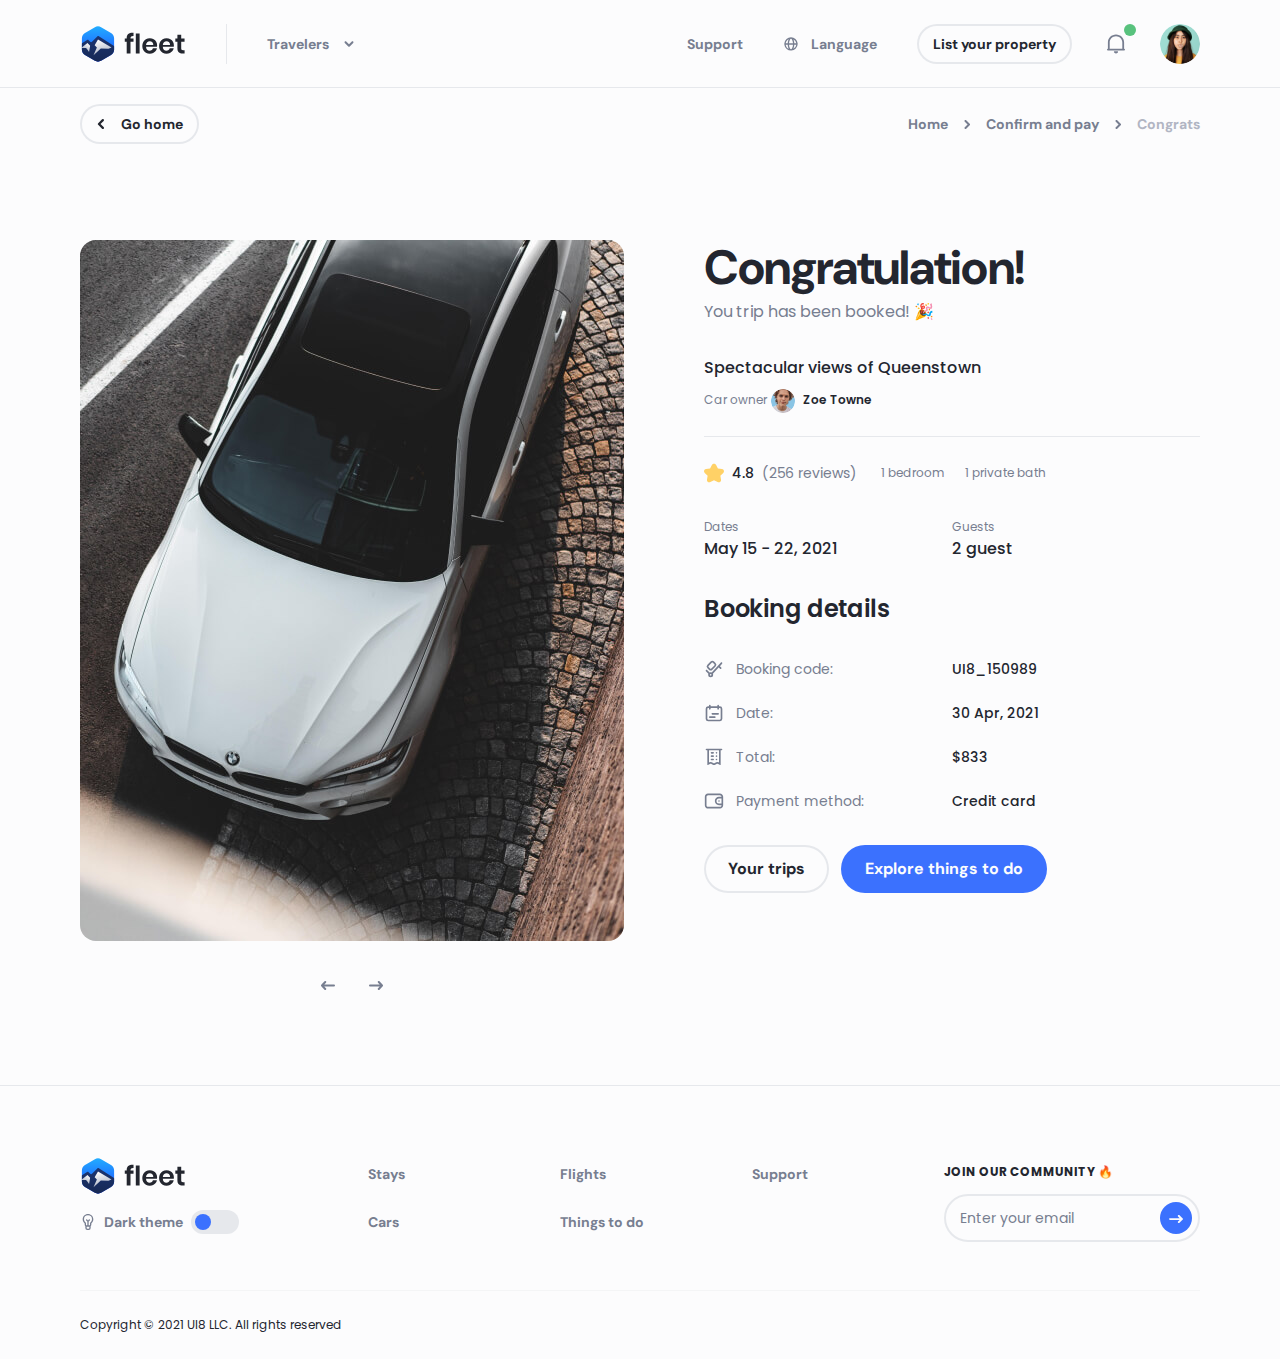
<file: cars-checkout-complete.html>
<!DOCTYPE html>
<html lang="en">
  <head>
    <meta charset="utf-8">
    <title>Fleet</title>
    <meta http-equiv="X-UA-Compatible" content="IE=Edge">
    <meta name="viewport" content="width=device-width, initial-scale=1, maximum-scale=1.0, user-scalable=no">
    <meta name="format-detection" content="telephone=no">
    <link rel="apple-touch-icon" sizes="180x180" href="img/apple-touch-icon.png">
    <link rel="icon" type="image/png" sizes="32x32" href="img/favicon-32x32.png">
    <link rel="icon" type="image/png" sizes="16x16" href="img/favicon-16x16.png">
    <link rel="manifest" href="img/site.webmanifest">
    <link rel="mask-icon" href="img/safari-pinned-tab.svg" color="#5bbad5">
    <meta name="msapplication-TileColor" content="#da532c">
    <meta name="theme-color" content="#ffffff">
    <meta name="description" content="Epic Travel Shopping Design Kit">
    <meta name="twitter:card" content="summary">
    <meta name="twitter:site" content="@ui8">
    <meta name="twitter:title" content="Fleet – Travel Shopping UI Kit">
    <meta name="twitter:description" content="Epic Travel Shopping Design Kit">
    <meta name="twitter:creator" content="@ui8">
    <meta name="twitter:image" content="https://ui8-fleet-html.herokuapp.com/img/twitter-card.jpg">
    <meta property="og:title" content="Fleet – Travel Shopping UI Kit">
    <meta property="og:type" content="Article">
    <meta property="og:url" content="https://ui8.net/ui8/products/fleet--travel-shopping-ui-design-kit">
    <meta property="og:image" content="https://ui8-fleet-html.herokuapp.com/img/fb-og-image.jpg">
    <meta property="og:description" content="Epic Travel Shopping Design Kit">
    <meta property="og:site_name" content="Fleet – Travel Shopping UI Kit">
    <meta property="fb:admins" content="132951670226590">
    <link rel="preconnect" href="https://fonts.gstatic.com">
    <link href="https://fonts.googleapis.com/css2?family=DM+Sans:wght@700&amp;family=Poppins:wght@400;500;600;700&amp;display=swap" rel="stylesheet">
    <link rel="stylesheet" media="all" href="css/app.min.css">
    <script>
      var viewportmeta = document.querySelector('meta[name="viewport"]');
      if (viewportmeta) {
        if (screen.width < 375) {
          var newScale = screen.width / 375;
          viewportmeta.content = 'width=375, minimum-scale=' + newScale + ', maximum-scale=1.0, user-scalable=no, initial-scale=' + newScale + '';
        } else {
          viewportmeta.content = 'width=device-width, maximum-scale=1.0, initial-scale=1.0';
        }
      }
    </script>
  </head>
  <body>
    <script>
      console.log(localStorage.getItem('darkMode'));
      if (localStorage.getItem('darkMode') === "on") {
        document.body.classList.add("dark");
        document.addEventListener("DOMContentLoaded", function() {
          document.querySelector('.js-theme input').checked = true;
        });
      }
    </script>
    <!-- outer-->
    <div class="outer">
      <!-- header-->
      <header class="header js-header header_border">
        <div class="header__center center"><a class="header__logo" href="index.html"><img class="some-icon" src="img/logo-dark.svg" alt="Fleet"><img class="some-icon-dark" src="img/logo-light.svg" alt="Fleet"></a>
          <div class="header__wrapper js-header-wrapper">
            <div class="header__item header__item_dropdown js-header-item">
              <button class="header__head js-header-head">Travelers
                <svg class="icon icon-arrow-down">
                  <use xlink:href="#icon-arrow-down"></use>
                </svg>
              </button>
              <div class="header__body js-header-body">
                <div class="header__menu"><a class="header__link" href="index.html">
                    <svg class="icon icon-comment">
                      <use xlink:href="#icon-comment"></use>
                    </svg>Stays</a><a class="header__link" href="flights.html">
                    <svg class="icon icon-email">
                      <use xlink:href="#icon-email"></use>
                    </svg>Flights</a><a class="header__link" href="things-to-do.html">
                    <svg class="icon icon-home">
                      <use xlink:href="#icon-home"></use>
                    </svg>Things to do</a><a class="header__link active" href="cars.html">
                    <svg class="icon icon-email">
                      <use xlink:href="#icon-email"></use>
                    </svg>Cars</a></div>
              </div>
            </div><a class="header__item" href="support.html">Support</a>
            <div class="header__item header__item_language js-header-item">
              <button class="header__head js-header-head">
                <svg class="icon icon-globe">
                  <use xlink:href="#icon-globe"></use>
                </svg>Language
              </button>
              <div class="header__body js-header-body">
                <div class="header__list"><a class="header__box active" href="#">
                    <div class="header__category">English</div>
                    <div class="header__country">United States</div></a><a class="header__box" href="#">
                    <div class="header__category">Vietnamese</div>
                    <div class="header__country">Vietnamese</div></a><a class="header__box" href="#">
                    <div class="header__category">Français</div>
                    <div class="header__country">Belgique</div></a><a class="header__box" href="#">
                    <div class="header__category">Français</div>
                    <div class="header__country">Canada</div></a></div>
              </div>
            </div><a class="button button-stroke button-small header__button" href="list-your-property.html">List your property</a>
          </div>
          <div class="header__item header__item_notification js-header-item">
            <button class="header__head js-header-head active">
              <svg class="icon icon-notification">
                <use xlink:href="#icon-notification"></use>
              </svg>
            </button>
            <div class="header__body js-header-body">
              <div class="header__title">Notification</div>
              <div class="header__notifications"><a class="header__notification" href="message-center.html">
                  <div class="header__avatar"><img src="img/content/avatar-1.jpg" alt="Avatar"></div>
                  <div class="header__details">
                    <div class="header__subtitle">Kohaku Tora</div>
                    <div class="header__content">just sent you a message</div>
                    <div class="header__date">1 minute ago</div>
                    <div class="header__status" style="background-color: #3B71FE;"></div>
                  </div></a><a class="header__notification" href="message-center.html">
                  <div class="header__avatar"><img src="img/content/avatar-1.jpg" alt="Avatar"></div>
                  <div class="header__details">
                    <div class="header__subtitle">Kohaku Tora</div>
                    <div class="header__content">just sent you a message</div>
                    <div class="header__date">3 hours ago</div>
                    <div class="header__status" style="background-color: #3B71FE;"></div>
                  </div></a></div>
            </div>
          </div><a class="header__login js-popup-open" href="#popup-login" data-effect="mfp-zoom-in">
            <svg class="icon icon-user">
              <use xlink:href="#icon-user"></use>
            </svg></a>
          <div class="header__item header__item_user js-header-item">
            <button class="header__head js-header-head"><img src="img/content/avatar-2.jpg" alt="Avatar"></button>
            <div class="header__body js-header-body">
              <div class="header__group">
                <div class="header__menu"><a class="header__link" href="message-center.html">
                    <svg class="icon icon-comment">
                      <use xlink:href="#icon-comment"></use>
                    </svg>Messages</a><a class="header__link" href="bookings-list.html">
                    <svg class="icon icon-home">
                      <use xlink:href="#icon-home"></use>
                    </svg>Bookings</a><a class="header__link" href="wishlists.html">
                    <svg class="icon icon-email">
                      <use xlink:href="#icon-email"></use>
                    </svg>Wishlists</a></div>
                <div class="header__menu"><a class="header__link" href="list-your-property.html">
                    <svg class="icon icon-building">
                      <use xlink:href="#icon-building"></use>
                    </svg>List your property</a><a class="header__link" href="host-an-experience.html">
                    <svg class="icon icon-flag">
                      <use xlink:href="#icon-flag"></use>
                    </svg>Host an experience</a></div>
              </div>
              <div class="header__btns"><a class="button button-small header__button" href="account-setting.html">Account</a>
                <button class="button-stroke button-small header__button">Log out</button>
              </div>
            </div>
          </div>
          <button class="header__burger js-header-burger"></button>
        </div>
      </header>
      <!-- outer content-->
      <div class="outer__inner">
        <div class="section-mb80 complete">
          <div class="complete__center center">
            <div class="control"><a class="button-stroke button-small control__button" href="cars-checkout.html">
                <svg class="icon icon-arrow-left">
                  <use xlink:href="#icon-arrow-left"></use>
                </svg><span>Go home</span></a>
              <ul class="breadcrumbs">
                <li class="breadcrumbs__item"><a class="breadcrumbs__link" href="cars-product.html">Home</a></li>
                <li class="breadcrumbs__item"><a class="breadcrumbs__link" href="cars-checkout.html">Confirm and pay</a></li>
                <li class="breadcrumbs__item">Congrats</li>
              </ul>
            </div>
            <div class="complete__row">
              <div class="complete__col">
                <div class="complete__wrapper">
                  <div class="complete__slider js-slider-complete">
                    <div class="complete__preview"><img srcSet="img/content/slider-pic-2@2x.jpg 2x" src="img/content/slider-pic-2.jpg" alt="Complete"></div>
                    <div class="complete__preview"><img srcSet="img/content/slider-pic-2@2x.jpg 2x" src="img/content/slider-pic-2.jpg" alt="Complete"></div>
                    <div class="complete__preview"><img srcSet="img/content/slider-pic-2@2x.jpg 2x" src="img/content/slider-pic-2.jpg" alt="Complete"></div>
                  </div>
                </div>
              </div>
              <div class="complete__col">
                <div class="complete__head">
                  <h2 class="complete__title h2">Congratulation!</h2>
                  <div class="complete__info">You trip has been booked! 🎉</div>
                  <div class="complete__subtitle">Spectacular views of Queenstown</div>
                  <div class="complete__author"><span>Car owner</span>
                    <div class="complete__avatar"><img src="img/content/avatar.jpg" alt="Avatar"></div>
                    <div class="complete__man">Zoe Towne</div>
                  </div>
                </div>
                <div class="complete__line">
                  <div class="complete__rating">
                    <svg class="icon icon-star">
                      <use xlink:href="#icon-star"></use>
                    </svg>
                    <div class="complete__number">4.8</div>
                    <div class="complete__reviews">(256 reviews)</div>
                  </div>
                  <div class="complete__parameters">
                    <div class="complete__parameter">1 bedroom</div>
                    <div class="complete__parameter">1 private bath</div>
                  </div>
                </div>
                <div class="complete__list">
                  <div class="complete__item">
                    <div class="complete__details">
                      <div class="complete__category">Dates</div>
                      <div class="complete__value">May 15 - 22, 2021</div>
                    </div>
                  </div>
                  <div class="complete__item">
                    <div class="complete__details">
                      <div class="complete__category">Guests</div>
                      <div class="complete__value">2 guest</div>
                    </div>
                  </div>
                </div>
                <div class="complete__stage">Booking details</div>
                <div class="complete__table">
                  <div class="complete__flex">
                    <div class="complete__cell">
                      <svg class="icon icon-hand-cart">
                        <use xlink:href="#icon-hand-cart"></use>
                      </svg>Booking code:
                    </div>
                    <div class="complete__cell">UI8_150989</div>
                  </div>
                  <div class="complete__flex">
                    <div class="complete__cell">
                      <svg class="icon icon-calendar">
                        <use xlink:href="#icon-calendar"></use>
                      </svg>Date:
                    </div>
                    <div class="complete__cell">30 Apr, 2021</div>
                  </div>
                  <div class="complete__flex">
                    <div class="complete__cell">
                      <svg class="icon icon-receipt">
                        <use xlink:href="#icon-receipt"></use>
                      </svg>Total:
                    </div>
                    <div class="complete__cell">$833</div>
                  </div>
                  <div class="complete__flex">
                    <div class="complete__cell">
                      <svg class="icon icon-wallet">
                        <use xlink:href="#icon-wallet"></use>
                      </svg>Payment method:
                    </div>
                    <div class="complete__cell">Credit card</div>
                  </div>
                </div>
                <div class="complete__btns"><a class="button-stroke complete__button" href="your-trips.html">Your trips</a><a class="button complete__button" href="things-to-do.html">Explore things to do</a></div>
              </div>
            </div>
          </div>
        </div>
      </div>
      <!-- footer-->
      <footer class="footer">
        <div class="footer__center center">
          <div class="footer__row">
            <div class="footer__col"><a class="footer__logo" href="index.html"><img class="some-icon" src="img/logo-dark.svg" alt="Fleet"><img class="some-icon-dark" src="img/logo-light.svg" alt="Fleet"></a>
              <div class="footer__theme">
                <svg class="icon icon-bulb">
                  <use xlink:href="#icon-bulb"></use>
                </svg>Dark theme
                <label class="theme js-theme">
                  <input class="theme__input" type="checkbox"/><span class="theme__inner"><span class="theme__box"></span></span>
                </label>
              </div>
            </div>
            <div class="footer__col">
              <div class="footer__menu"><a class="footer__link" href="index.html">Stays</a><a class="footer__link" href="flights.html">Flights</a><a class="footer__link" href="support.html">Support</a><a class="footer__link" href="cars.html">Cars</a><a class="footer__link" href="things-to-do.html">Things to do</a></div>
            </div>
            <div class="footer__col">
              <div class="footer__info">Join our community 🔥</div>
              <form class="subscription">
                <input class="subscription__input" type="email" name="email" placeholder="Enter your email" required="required"/>
                <button class="subscription__btn">
                  <svg class="icon icon-arrow-next">
                    <use xlink:href="#icon-arrow-next"></use>
                  </svg>
                </button>
              </form>
            </div>
          </div>
          <div class="footer__bottom">
            <div class="footer__copyright">Copyright © 2021 UI8 LLC. All rights reserved</div>
          </div>
        </div>
      </footer>
    </div>
    <div class="popup popup_login mfp-hide" id="popup-login">
      <div class="login">
        <div class="login__item">
          <div class="login__title h3">Sign up on Fleet</div>
          <div class="login__info">Use Your OpenID to Sign up</div>
          <div class="login__btns">
            <button class="button login__button">
              <svg class="icon icon-google">
                <use xlink:href="#icon-google"></use>
              </svg><span>Google</span>
            </button>
            <button class="button-black login__button">
              <svg class="icon icon-apple">
                <use xlink:href="#icon-apple"></use>
              </svg><span>Apple</span>
            </button>
          </div>
          <div class="login__note">Or continue with email</div>
          <div class="subscription">
            <input class="subscription__input" type="email" name="email" placeholder="Enter your email" required>
            <button class="subscription__btn">
              <svg class="icon icon-arrow-next">
                <use xlink:href="#icon-arrow-next"></use>
              </svg>
            </button>
          </div>
          <div class="login__foot">Already have an account? <a class="login__link" href="#">Login</a></div>
        </div>
        <div class="login__item">
          <div class="login__title h3">Sign in</div>
          <div class="login__form">
            <div class="field field_view">
              <div class="field__wrap">
                <input class="field__input" type="password" name="password" placeholder="Password" required>
                <button class="field__view">
                  <svg class="icon icon-eye">
                    <use xlink:href="#icon-eye"></use>
                  </svg>
                </button>
              </div>
            </div>
            <button class="button login__button">Login</button>
          </div>
          <div class="login__foot"><a class="login__password" href="#">Forgot password?</a></div>
        </div>
        <div class="login__item">
          <div class="login__title h3">Let’s confirm it’s really you</div>
          <div class="login__info">Help us secure your account. Please complete the verifications below</div>
          <div class="login__form">
            <div class="login__variants">
              <label class="radio">
                <input class="radio__input" type="radio" name="login" checked="checked"/><span class="radio__inner"><span class="radio__tick"></span><span class="radio__text">Get the code by text message (SM) at +1 234 567 890</span></span>
              </label>
              <label class="radio">
                <input class="radio__input" type="radio" name="login"/><span class="radio__inner"><span class="radio__tick"></span><span class="radio__text">Get the code by email at tranm••••••••••••@gm•••.com</span></span>
              </label>
            </div>
            <button class="button login__button">Continue</button>
          </div>
        </div>
        <div class="login__item">
          <div class="login__title h3">Enter your security code</div>
          <div class="login__info">We texted your code to +1 234 567 890</div>
          <div class="login__form">
            <div class="login__code">
              <div class="login__number">
                <input type="tel">
              </div>
              <div class="login__number">
                <input type="tel">
              </div>
              <div class="login__number">
                <input type="tel">
              </div>
              <div class="login__number">
                <input type="tel">
              </div>
            </div>
          </div>
        </div>
      </div>
    </div>
    <!-- scripts-->
    <script src="js/lib/jquery.min.js"></script>
    <script src="js/lib/slick.min.js"></script>
    <script src="js/lib/jquery.nice-select.min.js"></script>
    <script src="js/lib/share-buttons.js"></script>
    <script src="js/lib/jquery.fancybox.min.js"></script>
    <script src="js/lib/jquery.rateyo.min.js"></script>
    <script src="js/lib/nouislider.min.js"></script>
    <script src="js/lib/wNumb.js"></script>
    <script src="js/lib/jquery.magnific-popup.min.js"></script>
    <script src="js/lib/moment.min.js"></script>
    <script src="js/lib/jquery.daterangepicker.min.js"></script>
    <script src="js/lib/simpleParallax.min.js"></script>
    <script src="js/demo.js"></script>
    <script src="js/app.js"></script>
    <!-- svg sprite-->
    <div style="display: none"><svg width="0" height="0">
<symbol xmlns="http://www.w3.org/2000/svg" viewBox="0 0 16 16" id="icon-arrow-down">
<path d="M10.805 6.362c-.26-.26-.682-.26-.943 0L8 8.224 6.138 6.362c-.26-.26-.682-.26-.943 0s-.26.682 0 .943l2.333 2.333c.26.26.682.26.943 0l2.333-2.333c.26-.26.26-.682 0-.943z"></path>
</symbol>
<symbol xmlns="http://www.w3.org/2000/svg" viewBox="0 0 16 16" id="icon-arrow-bottom">
<path d="M15.039 3.961c-.653-.653-1.713-.653-2.366 0L8 8.634 3.327 3.961c-.653-.653-1.713-.653-2.366 0s-.653 1.713 0 2.366l5.856 5.856c.653.653 1.713.653 2.366 0l5.856-5.856c.653-.653.653-1.713 0-2.366z"></path>
</symbol>
<symbol xmlns="http://www.w3.org/2000/svg" viewBox="0 0 16 16" id="icon-arrow-left">
<path d="M12.207.521a1.78 1.78 0 0 1 0 2.514L7.242 8l4.965 4.965a1.78 1.78 0 0 1 0 2.514 1.78 1.78 0 0 1-2.514 0L3.471 9.257a1.78 1.78 0 0 1 0-2.514L9.693.521a1.78 1.78 0 0 1 2.514 0z"></path>
</symbol>
<symbol xmlns="http://www.w3.org/2000/svg" viewBox="0 0 16 16" id="icon-arrow-right">
<path d="M6.528 5.195c-.26.26-.26.682 0 .943L8.39 8 6.528 9.862c-.26.26-.26.682 0 .943s.682.26.943 0l2.333-2.333c.26-.26.26-.682 0-.943L7.471 5.195c-.26-.26-.682-.26-.943 0z"></path>
</symbol>
<symbol xmlns="http://www.w3.org/2000/svg" viewBox="0 0 16 16" id="icon-email">
<path d="M13.334 2a2 2 0 0 1 1.995 1.851l.005.149v8a2 2 0 0 1-1.851 1.995l-.149.005H2.667a2 2 0 0 1-1.995-1.851L.667 12V4a2 2 0 0 1 1.851-1.995L2.667 2h10.667zm0 1.333H2.667C2.299 3.333 2 3.632 2 4v8c0 .368.298.667.667.667h10.667c.368 0 .667-.298.667-.667V4c0-.368-.298-.667-.667-.667zm-.821 1.573c.236.283.198.703-.085.939L9.281 8.468a2 2 0 0 1-2.561 0L3.574 5.845c-.283-.236-.321-.656-.085-.939s.656-.321.939-.085l3.146 2.622c.247.206.606.206.854 0l3.146-2.622c.283-.236.703-.197.939.085z"></path>
</symbol>
<symbol xmlns="http://www.w3.org/2000/svg" viewBox="0 0 16 16" id="icon-comment">
<path d="M8 1.413c1.643 0 3.124.162 4.203.326 1.127.171 2.019.997 2.213 2.12a17.13 17.13 0 0 1 .25 2.887 17.13 17.13 0 0 1-.25 2.887c-.193 1.123-1.086 1.949-2.213 2.12a28.6 28.6 0 0 1-3.787.323l-4.077 2.409a.67.67 0 0 1-1.006-.574v-2.269c-.902-.3-1.584-1.045-1.75-2.009-.135-.783-.25-1.777-.25-2.887s.115-2.104.25-2.887c.193-1.123 1.086-1.949 2.213-2.12 1.08-.164 2.561-.326 4.203-.326zm0 1.333a27.01 27.01 0 0 0-4.003.311c-.596.091-1.01.506-1.099 1.028a15.8 15.8 0 0 0-.231 2.661 15.8 15.8 0 0 0 .231 2.661c.078.453.395.817.856.97l.913.303v2.063l3.375-1.994.353-.006a27.26 27.26 0 0 0 3.609-.308c.596-.091 1.01-.506 1.099-1.028.125-.724.231-1.641.231-2.661s-.106-1.937-.231-2.661c-.09-.522-.504-.938-1.099-1.028A27.01 27.01 0 0 0 8 2.746zm-.667 4.667c.368 0 .667.298.667.667s-.298.667-.667.667h0-2.667C4.298 8.746 4 8.448 4 8.08s.298-.667.667-.667h0zm4-2.667c.368 0 .667.298.667.667s-.298.667-.667.667h0-6.667C4.298 6.08 4 5.781 4 5.413s.298-.667.667-.667h0z"></path>
</symbol>
<symbol xmlns="http://www.w3.org/2000/svg" viewBox="0 0 16 16" id="icon-home">
<path d="M8.287 1.411c.09.02.177.053.278.102l.086.044.318.184.132.079 2.561 1.543 3.348 2.009c.316.189.418.599.229.915-.17.284-.519.396-.817.277l-.097-.048-.99-.594v6.751c-.001.619-.013.951-.145 1.211-.128.251-.332.455-.583.583-.233.119-.526.141-1.033.144H10v.001H6v-.001H4.428c-.508-.004-.8-.026-1.033-.144-.251-.128-.455-.332-.583-.583-.119-.233-.141-.526-.144-1.033l-.001-6.928-.99.594c-.316.189-.725.087-.915-.229-.17-.284-.105-.644.14-.852l.088-.063 3.344-2.006L6.899 1.82l.451-.263.084-.043c.101-.049.189-.082.279-.102.189-.042.385-.042.574 0zM8 2.721l-.006.003-2.973 1.784L4 5.123l.001 7.651.008.399.005.071.002.018.018.002a6.48 6.48 0 0 0 .469.013H6V10.61a2 2 0 0 1 3.995-.149l.005.149v2.666h1.498l.399-.008.071-.005.018-.002.002-.018c.011-.133.013-.311.014-.608V5.123l-1.025-.618-2.969-1.781L8 2.721zm0 7.223c-.368 0-.667.298-.667.667l-.001 2.666h1.333l.001-2.666c0-.368-.298-.667-.667-.667z"></path>
</symbol>
<symbol xmlns="http://www.w3.org/2000/svg" viewBox="0 0 16 16" id="icon-home-fill">
<path d="M13.333 12.534V5.978l.99.594c.316.189.725.087.915-.229s.087-.725-.229-.915L11.661 3.42 9.1 1.877h0l-.45-.263-.086-.044c-.101-.049-.188-.082-.278-.102-.189-.042-.385-.042-.574 0-.09.02-.178.053-.279.102l-.084.043-.451.263h0L4.334 3.422.99 5.429c-.316.189-.418.599-.229.915s.599.418.915.229l.99-.594v6.556c0 .747 0 1.12.145 1.405.128.251.332.455.583.583.285.145.659.145 1.405.145h1.2v-4a2 2 0 0 1 4 0v4h1.2c.747 0 1.12 0 1.405-.145.251-.128.455-.332.583-.583.145-.285.145-.659.145-1.405z"></path>
</symbol>
<symbol xmlns="http://www.w3.org/2000/svg" viewBox="0 0 16 16" id="icon-globe">
<path d="M8 1.334a6.67 6.67 0 0 1 6.631 5.971l.003.029.033.667a6.67 6.67 0 0 1-13.3.667l-.033-.667c0-.225.011-.447.033-.667h0a6.67 6.67 0 0 1 6.634-6zm1.982 7.334H6.018c.077 1.396.391 2.599.817 3.451.532 1.065 1.021 1.216 1.164 1.216s.632-.151 1.164-1.216c.426-.852.74-2.055.817-3.451zm-5.299 0H2.708c.228 1.831 1.385 3.374 2.983 4.142-.556-1.068-.927-2.52-1.008-4.142zm8.609 0h-1.975c-.081 1.622-.452 3.074-1.009 4.142a5.34 5.34 0 0 0 2.984-4.143zm-7.6-5.476l-.143.071c-1.525.79-2.62 2.295-2.841 4.071h1.975c.08-1.623.452-3.074 1.008-4.143zM8 2.667c-.143 0-.632.151-1.164 1.216-.426.852-.74 2.055-.817 3.452h3.964c-.077-1.396-.391-2.6-.817-3.452-.501-1.002-.963-1.195-1.136-1.214L8 2.667h0zm2.308.524l.049.095c.53 1.059.882 2.473.96 4.048h1.975a5.34 5.34 0 0 0-2.984-4.143z"></path>
</symbol>
<symbol xmlns="http://www.w3.org/2000/svg" viewBox="0 0 16 16" id="icon-bell">
<path d="M8.833 12.861c.368 0 .679.313.516.643-.072.146-.169.281-.289.398-.281.276-.663.431-1.061.431s-.779-.155-1.061-.431a1.47 1.47 0 0 1-.289-.398c-.163-.33.148-.643.516-.643h1.667zM8 1.667c2.982 0 5.4 2.382 5.4 5.321v4.106h.011a.59.59 0 0 1 .589.589.59.59 0 0 1-.589.589H2.589A.59.59 0 0 1 2 11.683a.59.59 0 0 1 .589-.589H2.6V6.988c0-2.939 2.418-5.321 5.4-5.321zm0 1.178c-2.32 0-4.2 1.855-4.2 4.142v4.106h8.4V6.988c0-2.288-1.88-4.142-4.2-4.142z"></path>
</symbol>
<symbol xmlns="http://www.w3.org/2000/svg" viewBox="0 0 16 16" id="icon-flag">
<path d="M3.22 0c.368 0 .667.298.667.667v.666h7.768c1.097 0 1.707 1.239 1.089 2.103l-.077.098L10.553 6l2.113 2.466c.714.833.17 2.103-.888 2.196l-.124.005-7.768-.001v4.667c0 .368-.298.667-.667.667s-.667-.298-.667-.667V.667c0-.368.298-.667.667-.667zm8.434 2.667H3.886v6.667h7.768L8.797 6l2.857-3.333z"></path>
</symbol>
<symbol xmlns="http://www.w3.org/2000/svg" viewBox="0 0 16 16" id="icon-building">
<path d="M7.333 1.333a2 2 0 0 1 2 2v3.333h3.333a2 2 0 0 1 1.995 1.851l.005.149v4a2 2 0 0 1-1.851 1.995l-.149.005H3.333a2 2 0 0 1-2-2V3.333a2 2 0 0 1 2-2h4zm0 1.333h-4c-.335 0-.612.247-.659.568l-.007.099v9.333c0 .335.247.612.568.659l.099.007H4v-.667c0-.335.247-.612.568-.659L4.666 12H6c.335 0 .612.247.659.568l.007.099v.667H8v-10c0-.368-.298-.667-.667-.667zM12.666 8H9.333v5.333h3.333c.368 0 .667-.298.667-.667v-4c0-.368-.298-.667-.667-.667zm-1.333 3.333c.368 0 .667.298.667.667s-.298.667-.667.667-.667-.298-.667-.667.298-.667.667-.667zm0-2c.368 0 .667.298.667.667s-.298.667-.667.667-.667-.298-.667-.667.298-.667.667-.667zM6 9.333c.368 0 .667.298.667.667s-.298.667-.667.667h0-1.333C4.298 10.666 4 10.368 4 10s.298-.667.667-.667h0zm0-2.667c.368 0 .667.298.667.667S6.368 8 6 8H4.666C4.298 8 4 7.701 4 7.333s.298-.667.667-.667H6zM6 4c.368 0 .667.298.667.667s-.298.667-.667.667H4.666c-.368 0-.667-.298-.667-.667S4.298 4 4.666 4H6z"></path>
</symbol>
<symbol xmlns="http://www.w3.org/2000/svg" viewBox="0 0 16 16" id="icon-arrow-next">
<path d="M10.39 3.765c.464-.375 1.187-.349 1.615.057l3.692 3.5a.91.91 0 0 1 0 1.357l-3.692 3.5c-.428.406-1.151.431-1.615.057s-.493-1.007-.065-1.413L12.247 9H1.143C.512 9 0 8.552 0 8s.512-1 1.143-1h11.104l-1.922-1.822c-.428-.406-.399-1.038.065-1.413z"></path>
</symbol>
<symbol xmlns="http://www.w3.org/2000/svg" viewBox="0 0 16 16" id="icon-arrow-prev">
<path d="M5.61 12.235c-.464.375-1.187.349-1.615-.057l-3.692-3.5a.91.91 0 0 1 0-1.357l3.692-3.5c.428-.406 1.151-.431 1.615-.057s.493 1.007.065 1.413L3.753 7h11.104C15.488 7 16 7.448 16 8s-.512 1-1.143 1H3.753l1.922 1.822c.428.406.399 1.038-.065 1.413z"></path>
</symbol>
<symbol xmlns="http://www.w3.org/2000/svg" viewBox="0 0 16 16" id="icon-notification">
<path d="M8.833 12.861c.368 0 .679.313.516.643-.072.146-.169.281-.289.398-.281.276-.663.431-1.061.431s-.779-.155-1.061-.431a1.47 1.47 0 0 1-.289-.398c-.163-.33.148-.643.516-.643h1.667zM8 1.667c2.982 0 5.4 2.382 5.4 5.321v4.106h.011a.59.59 0 0 1 .589.589.59.59 0 0 1-.589.589H2.589A.59.59 0 0 1 2 11.683a.59.59 0 0 1 .589-.589H2.6V6.988c0-2.939 2.418-5.321 5.4-5.321zm0 1.178c-2.32 0-4.2 1.855-4.2 4.142v4.106h8.4V6.988c0-2.288-1.88-4.142-4.2-4.142z"></path>
</symbol>
<symbol xmlns="http://www.w3.org/2000/svg" viewBox="0 0 16 16" id="icon-bulb">
<path d="M7.999 0c2.946 0 5.333 2.388 5.333 5.333 0 1.684-.781 3.186-2 4.164v1.17c0 .591-.256 1.122-.663 1.488L10.668 14a2 2 0 0 1-2 2H7.335a2 2 0 0 1-2-2v-1.841c-.41-.366-.668-.899-.668-1.492v-1.17c-1.219-.977-2-2.479-2-4.164C2.666 2.388 5.054 0 7.999 0zm1.335 12.667l-2.667-.001V14c0 .368.298.667.667.667h1.333c.368 0 .667-.298.667-.667v-1.333h0zM7.999 1.333a4 4 0 0 0-4 4A3.99 3.99 0 0 0 5.5 8.457l.499.4v1.81c0 .368.298.667.667.667h.668V7.609L6.196 6.471c-.26-.26-.26-.682 0-.943s.682-.26.943 0h0L8 6.39l.862-.862c.26-.26.682-.26.943 0s.26.682 0 .943h0L8.667 7.609v3.724h.666c.368 0 .667-.298.667-.667v-1.81l.499-.4a3.99 3.99 0 0 0 1.501-3.123 4 4 0 0 0-4-4z"></path>
</symbol>
<symbol xmlns="http://www.w3.org/2000/svg" viewBox="0 0 16 16" id="icon-coin">
<path d="M8 1.334a6.67 6.67 0 0 1 6.667 6.667A6.67 6.67 0 0 1 8 14.667a6.67 6.67 0 0 1-6.667-6.667A6.67 6.67 0 0 1 8 1.334zm0 1.333c-2.946 0-5.333 2.388-5.333 5.333S5.054 13.334 8 13.334s5.333-2.388 5.333-5.333S10.945 2.667 8 2.667zm0 1.333c.368 0 .667.298.667.667a2 2 0 0 1 2 2c0 .368-.298.667-.667.667s-.667-.298-.667-.667-.298-.667-.667-.667H7.162c-.274 0-.496.222-.496.496 0 .213.137.403.339.47l2.411.804a1.83 1.83 0 0 1-.578 3.564h-.171c0 .368-.298.667-.667.667s-.667-.298-.667-.667a2 2 0 0 1-2-2c0-.368.298-.667.667-.667s.667.298.667.667.298.667.667.667h1.504c.274 0 .496-.222.496-.496 0-.213-.136-.403-.339-.47l-2.411-.804a1.83 1.83 0 0 1 .578-3.564h.171c0-.368.298-.667.667-.667z"></path>
</symbol>
<symbol xmlns="http://www.w3.org/2000/svg" viewBox="0 0 16 16" id="icon-star">
<path d="M9.69 1.529l1.442 2.838 3.238.457c1.517.214 2.211 2.086 1.041 3.192l-2.326 2.198.547 3.098c.28 1.587-1.404 2.653-2.73 1.977L8 13.809l-2.903 1.481c-1.328.678-3.011-.391-2.731-1.976l.547-3.098L.588 8.017C-.582 6.91.114 5.038 1.628 4.824l3.239-.457L6.31 1.529c.697-1.371 2.683-1.372 3.38 0z"></path>
</symbol>
<symbol xmlns="http://www.w3.org/2000/svg" viewBox="0 0 16 16" id="icon-play">
<path d="M1.509 2.463c0-1.71 1.876-2.755 3.33-1.855l8.945 5.538c1.378.853 1.378 2.857 0 3.711l-8.945 5.538c-1.454.899-3.33-.147-3.33-1.856V2.463z"></path>
</symbol>
<symbol xmlns="http://www.w3.org/2000/svg" viewBox="0 0 16 16" id="icon-modem">
<path d="M11.333 1.333c.368 0 .667.298.667.667h0v5.333h.667a2 2 0 0 1 1.995 1.851l.005.149V12a2 2 0 0 1-1.851 1.995l-.149.005-.007.099c-.048.321-.325.568-.659.568-.368 0-.667-.298-.667-.667h0-6.667c0 .368-.298.667-.667.667s-.667-.298-.667-.667h0a2 2 0 0 1-1.995-1.851L1.334 12V9.333a2 2 0 0 1 1.851-1.995l.149-.005H4V4.666C4 4.298 4.299 4 4.667 4s.667.298.667.667h0v2.667h5.333V2c0-.368.298-.667.667-.667zm1.334 7.333H3.334c-.368 0-.667.298-.667.667V12c0 .368.298.667.667.667h9.333c.368 0 .667-.298.667-.667V9.333c0-.368-.298-.667-.667-.667zM4.667 10c.368 0 .667.298.667.667s-.298.667-.667.667S4 11.035 4 10.666 4.299 10 4.667 10zm6.667 0c.368 0 .667.298.667.667s-.298.667-.667.667h0-4c-.368 0-.667-.298-.667-.667S6.965 10 7.333 10h0z"></path>
</symbol>
<symbol xmlns="http://www.w3.org/2000/svg" viewBox="0 0 16 16" id="icon-burger">
<path d="M10.001 2a4.67 4.67 0 0 1 4.667 4.667 1.99 1.99 0 0 1-.257.982c.555.355.923.977.923 1.685a2 2 0 0 1-.923 1.685c.164.289.257.624.257.981a2 2 0 0 1-2 2H3.334a2 2 0 0 1-2-2 1.99 1.99 0 0 1 .257-.981c-.556-.354-.925-.977-.925-1.686a2 2 0 0 1 .925-1.687c-.163-.289-.257-.624-.257-.98A4.67 4.67 0 0 1 6.001 2h4zm2.667 9.333H3.334c-.368 0-.667.299-.667.667 0 .335.247.612.568.659l.099.007h9.333c.368 0 .667-.299.667-.667s-.299-.667-.667-.667zm.665-2.667H2.666c-.368 0-.667.298-.667.667s.298.667.667.667h10.667c.368 0 .667-.298.667-.667s-.298-.667-.667-.667zm-3.332-5.333h-4c-1.841 0-3.333 1.492-3.333 3.333 0 .335.247.612.568.659l.099.007h9.333c.368 0 .667-.298.667-.667 0-1.841-1.492-3.333-3.333-3.333zM5.333 4.667c.368 0 .667.298.667.667S5.701 6 5.333 6s-.667-.298-.667-.667.298-.667.667-.667zm2.667 0c.368 0 .667.298.667.667S8.368 6 7.999 6s-.667-.298-.667-.667.298-.667.667-.667zm2.667 0c.368 0 .667.298.667.667S11.034 6 10.666 6s-.667-.298-.667-.667.298-.667.667-.667z"></path>
</symbol>
<symbol xmlns="http://www.w3.org/2000/svg" viewBox="0 0 16 16" id="icon-check">
<path d="M15.665 2.668c.446.446.446 1.17 0 1.616l-9.143 9.143c-.446.446-1.17.446-1.616 0L.335 8.855c-.446-.446-.446-1.17 0-1.616s1.17-.446 1.616 0l3.763 3.763 8.335-8.335c.446-.446 1.17-.446 1.616 0z"></path>
</symbol>
<symbol xmlns="http://www.w3.org/2000/svg" viewBox="0 0 16 16" id="icon-share">
<path d="M10.702 6.063l1.279.098c.99.104 1.779.806 1.898 1.843.068.591.122 1.444.122 2.663l-.122 2.663c-.118 1.036-.906 1.739-1.896 1.843-.787.083-2.042.161-3.982.161s-3.195-.078-3.982-.161c-.99-.104-1.778-.807-1.896-1.843C2.054 12.739 2 11.886 2 10.667l.122-2.663c.119-1.037.908-1.739 1.897-1.843l1.279-.098c.368-.02.682.263.701.63s-.263.682-.63.701l-1.21.092c-.417.044-.671.3-.713.669-.06.529-.113 1.33-.113 2.511l.113 2.511c.042.369.295.625.711.669C4.887 13.924 6.093 14 8 14l3.842-.154c.416-.044.669-.299.711-.669.06-.529.113-1.33.113-2.511l-.113-2.511c-.042-.369-.296-.625-.713-.669l-1.21-.092c-.368-.02-.65-.334-.63-.701s.334-.65.701-.63zM8.471.862l2.333 2.333c.26.26.26.682 0 .943s-.682.26-.943 0L8.667 2.943v6.391c0 .368-.298.667-.667.667s-.667-.298-.667-.667V2.943L6.138 4.138c-.26.26-.682.26-.943 0s-.26-.682 0-.943L7.529.862c.26-.26.682-.26.943 0z"></path>
</symbol>
<symbol xmlns="http://www.w3.org/2000/svg" viewBox="0 0 16 16" id="icon-more">
<path d="M3.333 6.667A1.34 1.34 0 0 1 4.667 8a1.34 1.34 0 0 1-1.333 1.333A1.34 1.34 0 0 1 2 8a1.34 1.34 0 0 1 1.333-1.333zm9.333 0A1.34 1.34 0 0 1 14 8a1.34 1.34 0 0 1-1.333 1.333A1.34 1.34 0 0 1 11.333 8a1.34 1.34 0 0 1 1.333-1.333zM8 6.667A1.34 1.34 0 0 1 9.333 8 1.34 1.34 0 0 1 8 9.334 1.34 1.34 0 0 1 6.667 8 1.34 1.34 0 0 1 8 6.667zM3.333 6.667A1.34 1.34 0 0 1 4.667 8a1.34 1.34 0 0 1-1.333 1.333A1.34 1.34 0 0 1 2 8a1.34 1.34 0 0 1 1.333-1.333zm9.333 0A1.34 1.34 0 0 1 14 8a1.34 1.34 0 0 1-1.333 1.333A1.34 1.34 0 0 1 11.333 8a1.34 1.34 0 0 1 1.333-1.333zM8 6.667A1.34 1.34 0 0 1 9.333 8 1.34 1.34 0 0 1 8 9.334 1.34 1.34 0 0 1 6.667 8 1.34 1.34 0 0 1 8 6.667z"></path>
</symbol>
<symbol xmlns="http://www.w3.org/2000/svg" viewBox="0 0 16 16" id="icon-heart">
<path d="M11 2.112c2.393 0 4.333 1.94 4.333 4.333 0 4.245-4.647 6.59-6.542 7.37-.511.21-1.071.21-1.582 0-1.896-.78-6.543-3.124-6.543-7.37 0-2.393 1.94-4.333 4.333-4.333a4.32 4.32 0 0 1 3 1.206 4.32 4.32 0 0 1 3-1.206zm0 1.333c-.807 0-1.537.317-2.077.835l-.462.443c-.258.248-.665.248-.923 0l-.462-.443c-.54-.518-1.27-.835-2.077-.835a3 3 0 0 0-3 3c0 1.588.86 2.9 2.101 3.978s2.728 1.794 3.615 2.159a.73.73 0 0 0 .567 0c.888-.365 2.373-1.08 3.615-2.159S14 8.034 14 6.445a3 3 0 0 0-3-3z"></path>
</symbol>
<symbol xmlns="http://www.w3.org/2000/svg" viewBox="0 0 16 16" id="icon-heart-fill">
<path d="M8 3.339a4.32 4.32 0 0 0-3-1.206c-2.393 0-4.333 1.94-4.333 4.333 0 4.246 4.647 6.59 6.543 7.37.511.21 1.071.21 1.582 0 1.896-.78 6.543-3.124 6.543-7.37 0-2.393-1.94-4.333-4.333-4.333a4.32 4.32 0 0 0-3 1.206z"></path>
</symbol>
<symbol xmlns="http://www.w3.org/2000/svg" viewBox="0 0 16 16" id="icon-close">
<path d="M3.528 3.528c.26-.26.682-.26.943 0L8 7.057l3.529-3.529c.26-.26.682-.26.943 0s.26.682 0 .943L8.942 8l3.529 3.529c.26.26.26.682 0 .943s-.682.26-.943 0L8 8.942l-3.529 3.529c-.26.26-.682.26-.943 0s-.26-.682 0-.943L7.057 8 3.528 4.471c-.26-.26-.26-.682 0-.943z"></path>
</symbol>
<symbol xmlns="http://www.w3.org/2000/svg" viewBox="0 0 16 16" id="icon-location">
<path d="M14.349 3.832L10.4 13.31c-.772 1.854-3.489 1.54-3.819-.44l-.493-2.956-2.956-.493c-1.981-.33-2.294-3.047-.44-3.819l9.478-3.949a1.67 1.67 0 0 1 2.18 2.179zm-1.667-.949L3.204 6.833a.67.67 0 0 0 .147 1.273l2.956.493c.562.094 1.002.534 1.096 1.096l.493 2.956a.67.67 0 0 0 1.273.147l3.949-9.478c.114-.275-.161-.55-.436-.436z"></path>
</symbol>
<symbol xmlns="http://www.w3.org/2000/svg" viewBox="0 0 16 16" id="icon-image">
<path d="M8.001 1.334a28.06 28.06 0 0 1 3.639.246c1.464.193 2.588 1.317 2.782 2.782.133 1.007.246 2.266.246 3.639a28.05 28.05 0 0 1-.246 3.639c-.193 1.464-1.317 2.588-2.782 2.782-1.007.133-2.266.246-3.639.246s-2.632-.113-3.639-.246c-1.465-.193-2.588-1.317-2.782-2.782a28.06 28.06 0 0 1-.246-3.639 28.06 28.06 0 0 1 .246-3.639c.193-1.465 1.317-2.588 2.782-2.782a28.06 28.06 0 0 1 3.639-.246zm0 1.333c-1.301 0-2.501.107-3.464.235-.867.114-1.52.768-1.635 1.635-.127.963-.235 2.163-.235 3.464 0 1.055.071 2.043.165 2.892l1.086-1.087a2 2 0 0 1 2.828 0l.114.114c.26.26.682.26.943 0l1.448-1.448a2 2 0 0 1 2.828 0l1.196 1.196-.168 1.718-1.971-1.971c-.26-.26-.682-.26-.943 0l-1.448 1.448a2 2 0 0 1-2.828 0l-.114-.114c-.26-.26-.682-.26-.943 0l-1.605 1.606a1.88 1.88 0 0 0 1.28.745c.963.127 2.163.235 3.464.235a26.72 26.72 0 0 0 3.464-.235c.867-.114 1.52-.768 1.635-1.635.127-.963.235-2.163.235-3.464s-.107-2.501-.235-3.464c-.114-.867-.768-1.52-1.635-1.635-.963-.127-2.163-.235-3.464-.235zm-2.001 2c.736 0 1.333.597 1.333 1.333s-.597 1.333-1.333 1.333-1.333-.597-1.333-1.333.597-1.333 1.333-1.333z"></path>
</symbol>
<symbol xmlns="http://www.w3.org/2000/svg" viewBox="0 0 16 16" id="icon-toilet-paper">
<path d="M11.333 1.333c.952 0 1.799.587 2.378 1.407.542.768.897 1.796.949 2.965l.006.295v6.667a2 2 0 0 1-1.851 1.995l-.149.005h-4a2 2 0 0 1-1.995-1.851l-.005-.149v-2h-2c-1.841 0-3.333-2.089-3.333-4.667s1.492-4.667 3.333-4.667h6.667zm0 1.333H6.999c.29.398.528.869.699 1.392l.027.084.035.117.033.118.039.156.02.085.024.116.077.478.012.114.015.164.006.088.007.126.001.038.001.024L8 6v3.333h0c.368 0 .667.298.667.667s-.298.667-.667.667v2c0 .335.247.612.568.659l.099.007h4c.335 0 .612-.247.659-.568l.007-.099v-2c-.368 0-.667-.298-.667-.667s.298-.667.667-.667h0V6c0-1.043-.299-1.906-.711-2.491-.421-.597-.908-.843-1.289-.843zm-.667 6.667c.368 0 .667.298.667.667s-.298.667-.667.667S10 10.368 10 10s.298-.667.667-.667zm-6-6.667c-.378 0-.846.212-1.272.808S2.666 4.957 2.666 6s.304 1.931.728 2.525.894.808 1.272.808.846-.212 1.272-.808.728-1.482.728-2.525a4.96 4.96 0 0 0-.202-1.42c-.126-.418-.304-.779-.51-1.07-.383-.542-.819-.795-1.182-.837l-.107-.006h0zm0 2c.368 0 .667.597.667 1.333s-.298 1.333-.667 1.333S4 6.736 4 6s.298-1.333.667-1.333z"></path>
</symbol>
<symbol xmlns="http://www.w3.org/2000/svg" viewBox="0 0 16 16" id="icon-credit-card">
<path d="M15.334 12a2 2 0 0 1-1.851 1.995l-.149.005H2.667a2 2 0 0 1-1.995-1.851L.667 12V4a2 2 0 0 1 1.851-1.995L2.667 2h10.667a2 2 0 0 1 1.995 1.851l.005.149v8zM14 6.666H2V12c0 .368.298.667.667.667h10.667c.368 0 .667-.298.667-.667V6.666zM4.334 9.333a1 1 0 1 1 0 2 1 1 0 1 1 0-2zm3.333 0a1 1 0 1 1 0 2 1 1 0 1 1 0-2zm5.667-6H2.667C2.299 3.333 2 3.632 2 4v1.333h12V4c0-.368-.298-.667-.667-.667z"></path>
</symbol>
<symbol xmlns="http://www.w3.org/2000/svg" viewBox="0 0 16 16" id="icon-medical-case">
<path d="M9.333 1.333a2 2 0 0 1 2 2V4H12c1.416 0 2.574 1.104 2.661 2.498l.005.169V12c0 1.416-1.104 2.574-2.498 2.661l-.169.005H4c-1.416 0-2.574-1.104-2.661-2.498L1.333 12V6.666c0-1.416 1.104-2.574 2.498-2.661L4 4h.667 0v-.667a2 2 0 0 1 2-2h2.667zm2.667 4H4c-.736 0-1.333.597-1.333 1.333V12c0 .736.597 1.333 1.333 1.333h8c.736 0 1.333-.597 1.333-1.333V6.666c0-.736-.597-1.333-1.333-1.333zM8 6.666c.368 0 .667.298.667.667h0v1.333H10c.368 0 .667.298.667.667S10.368 10 10 10h0-1.333v1.333c0 .368-.298.667-.667.667s-.667-.298-.667-.667h0V10H6c-.368 0-.667-.298-.667-.667s.298-.667.667-.667h0 1.333V7.333c0-.368.298-.667.667-.667zm1.333-4H6.666c-.368 0-.667.298-.667.667V4h4 0v-.667c0-.368-.298-.667-.667-.667z"></path>
</symbol>
<symbol xmlns="http://www.w3.org/2000/svg" viewBox="0 0 16 16" id="icon-monitor">
<path d="M12 1.333c1.416 0 2.574 1.104 2.661 2.498l.005.169v5.333c0 1.416-1.104 2.574-2.498 2.661L12 12h-2v1.333h.667c.368 0 .667.298.667.667s-.298.667-.667.667H5.333c-.368 0-.667-.298-.667-.667s.298-.667.667-.667H6V12H4c-1.416 0-2.574-1.104-2.661-2.498l-.005-.169V4c0-1.416 1.104-2.574 2.498-2.661L4 1.333h8zM8.666 12H7.333v1.333h1.333V12zM12 2.666H4c-.736 0-1.333.597-1.333 1.333v5.333c0 .736.597 1.333 1.333 1.333h8c.736 0 1.333-.597 1.333-1.333V4c0-.736-.597-1.333-1.333-1.333zm-6 4c.368 0 .667.298.667.667S6.368 8 6 8h0-1.333C4.298 8 4 7.701 4 7.333s.298-.667.667-.667h0zM9.333 4c.368 0 .667.298.667.667s-.298.667-.667.667h0-4.667c-.368 0-.667-.298-.667-.667S4.298 4 4.666 4h0z"></path>
</symbol>
<symbol xmlns="http://www.w3.org/2000/svg" viewBox="0 0 16 16" id="icon-calendar">
<path d="M11.333 1.333c.335 0 .612.247.659.568L12 2l-.001.666h.667a2 2 0 0 1 1.995 1.851l.005.149v8a2 2 0 0 1-1.851 1.995l-.149.005H3.333a2 2 0 0 1-1.995-1.851l-.005-.149v-8a2 2 0 0 1 1.851-1.995l.149-.005h.666L4 2c0-.368.298-.667.667-.667.335 0 .612.247.659.568L5.333 2l-.001.666h5.334V2c0-.368.298-.667.667-.667zM12.666 4l-.667-.001.001.667c0 .368-.298.667-.667.667-.335 0-.612-.247-.659-.568l-.007-.099v-.667H5.332l.001.667c0 .368-.298.667-.667.667-.335 0-.612-.247-.659-.568L4 4.666l-.001-.667L3.333 4c-.368 0-.667.298-.667.667v8c0 .368.298.667.667.667h9.333c.368 0 .667-.298.667-.667v-8c0-.368-.298-.667-.667-.667zm-4 6.667c.368 0 .667.298.667.667 0 .335-.247.612-.568.659L8.666 12h-4C4.298 12 4 11.701 4 11.333c0-.335.247-.612.568-.659l.099-.007h4zM11.333 8c.368 0 .667.298.667.667 0 .335-.247.612-.568.659l-.099.007H6.666c-.368 0-.667-.298-.667-.667 0-.335.247-.612.568-.659L6.666 8h4.667z"></path>
</symbol>
<symbol xmlns="http://www.w3.org/2000/svg" viewBox="0 0 16 16" id="icon-user">
<path d="M8 .668a4 4 0 0 1 4 4c0 1.296-.617 2.449-1.573 3.18 2.104.93 3.573 3.037 3.573 5.487v1.333c0 .368-.298.667-.667.667s-.667-.298-.667-.667v-1.333a4.67 4.67 0 0 0-4.645-4.667H8h0l-.021-.001-.193.006a4.67 4.67 0 0 0-4.453 4.662v1.333c0 .368-.298.667-.667.667S2 15.036 2 14.668v-1.333c0-2.45 1.468-4.557 3.573-5.489C4.617 7.117 4 5.964 4 4.668a4 4 0 0 1 4-4zm0 1.333c-1.473 0-2.667 1.194-2.667 2.667S6.527 7.335 8 7.335s2.667-1.194 2.667-2.667S9.473 2.001 8 2.001z"></path>
</symbol>
<symbol xmlns="http://www.w3.org/2000/svg" viewBox="0 0 16 16" id="icon-plus">
<path d="M8.667 4.667C8.667 4.298 8.368 4 8 4s-.667.298-.667.667v2.667H4.667C4.298 7.333 4 7.632 4 8s.298.667.667.667h2.667v2.667c0 .368.298.667.667.667s.667-.298.667-.667V8.667h2.667c.368 0 .667-.298.667-.667s-.298-.667-.667-.667H8.667V4.667z"></path>
</symbol>
<symbol xmlns="http://www.w3.org/2000/svg" viewBox="0 0 16 16" id="icon-minus">
<path d="M4 8c0-.368.298-.667.667-.667h6.667c.368 0 .667.298.667.667s-.298.667-.667.667H4.667C4.298 8.666 4 8.368 4 8z"></path>
</symbol>
<symbol xmlns="http://www.w3.org/2000/svg" viewBox="0 0 16 16" id="icon-bag">
<path d="M8.5 1.334c1.613 0 2.958 1.145 3.266 2.666h.562a2.67 2.67 0 0 1 2.666 2.633l-.005.2-.333 5.333a2.67 2.67 0 0 1-2.494 2.495l-.168.005h-6.99c-1.352 0-2.479-1.008-2.645-2.333l-.016-.167-.333-5.333a2.67 2.67 0 0 1 2.462-2.825l.2-.008h.562C5.542 2.479 6.887 1.334 8.5 1.334zm3.828 3.999h-.496l.001.667a.67.67 0 0 1-.667.667c-.368 0-.666-.299-.666-.667l-.001-.667h-4L6.5 6c0 .368-.298.667-.667.667S5.167 6.368 5.167 6l-.001-.667h-.494c-.769 0-1.379.649-1.331 1.417l.333 5.333c.044.703.627 1.25 1.331 1.25h6.99c.704 0 1.287-.547 1.331-1.25l.333-5.333c.048-.768-.562-1.417-1.331-1.417zM8.5 2.667A2 2 0 0 0 6.614 4h3.772A2 2 0 0 0 8.5 2.667z"></path>
</symbol>
<symbol xmlns="http://www.w3.org/2000/svg" viewBox="0 0 16 16" id="icon-star-outline">
<path d="M6.339 2.517c.616-1.475 2.706-1.475 3.322 0h0l1.017 2.437 2.639.211c1.598.128 2.245 2.123 1.025 3.164h0l-2.006 1.711.613 2.56c.373 1.556-1.319 2.789-2.686 1.957h0L8 13.179l-2.264 1.377c-1.367.832-3.059-.401-2.686-1.957h0l.613-2.56-2.006-1.711C.438 7.288 1.084 5.292 2.682 5.165h0l2.639-.211zm1.23.514L6.348 5.956c-.067.161-.219.271-.393.285l-3.166.253a.47.47 0 0 0-.266.82l2.41 2.056c.133.114.192.293.151.464l-.737 3.076a.47.47 0 0 0 .696.507l2.714-1.651c.149-.091.336-.091.485 0l2.714 1.651a.47.47 0 0 0 .696-.507l-.737-3.076c-.041-.171.017-.35.151-.464l2.41-2.056a.47.47 0 0 0-.266-.82l-3.166-.253c-.174-.014-.326-.124-.393-.285L8.43 3.031a.47.47 0 0 0-.861 0z"></path>
</symbol>
<symbol xmlns="http://www.w3.org/2000/svg" viewBox="0 0 16 16" id="icon-instagram">
<path d="M10.666 1.333a4 4 0 0 1 3.995 3.8l.005.2v5.333a4 4 0 0 1-3.8 3.995l-.2.005H5.333a4 4 0 0 1-3.995-3.8l-.005-.2V5.333a4 4 0 0 1 3.8-3.995l.2-.005h5.333zm0 1.333H5.333c-1.473 0-2.667 1.194-2.667 2.667v5.333c0 1.473 1.194 2.667 2.667 2.667h5.333c1.473 0 2.667-1.194 2.667-2.667V5.333c0-1.473-1.194-2.667-2.667-2.667zm-2.666 2c1.841 0 3.333 1.492 3.333 3.333s-1.492 3.333-3.333 3.333S4.667 9.841 4.667 8 6.16 4.667 8.001 4.667zm0 1.333a2 2 0 1 0 0 4 2 2 0 1 0 0-4zm3.333-2c.368 0 .667.298.667.667s-.298.667-.667.667-.667-.298-.667-.667.298-.667.667-.667z"></path>
</symbol>
<symbol xmlns="http://www.w3.org/2000/svg" viewBox="0 0 16 16" id="icon-facebook">
<path d="M8 1.333A6.67 6.67 0 0 1 14.666 8 6.67 6.67 0 0 1 8 14.666 6.67 6.67 0 0 1 1.333 8 6.67 6.67 0 0 1 8 1.333zm0 1.333C5.054 2.666 2.666 5.054 2.666 8c0 2.485 1.699 4.573 3.999 5.165V9.333H6c-.368 0-.667-.298-.667-.667S5.631 8 6 8h0 .667V6.667a2 2 0 0 1 2-2h0 .667c.368 0 .667.298.667.667S9.701 6 9.333 6h0-.667C8.298 6 8 6.298 8 6.667h0V8h1.333c.368 0 .667.298.667.667s-.298.667-.667.667h0H8v4h0c2.946 0 5.333-2.388 5.333-5.333S10.945 2.666 8 2.666z"></path>
</symbol>
<symbol xmlns="http://www.w3.org/2000/svg" viewBox="0 0 16 16" id="icon-twitter">
<path d="M10.334 2c.508 0 1.057.117 1.511.265.233.076.505.181.768.32h0l.993-.198c1.142-.228 2.048.957 1.527 1.999h0l-.751 1.503C14.893 10.281 11.23 14 6.667 14c-2.945 0-4.709-1.094-5.681-2.456-.679-.952.032-2.208 1.135-2.211l.151-.001a6.57 6.57 0 0 1-.754-1.324c-.578-1.36-.755-3.042-.111-4.462.457-1.007 1.757-1.065 2.371-.29.366.462 1.015.989 1.817 1.404.354.183.715.333 1.069.445.038-.249.096-.508.185-.766.191-.561.54-1.171 1.159-1.635C8.633 2.234 9.421 2 10.334 2zm0 1.333c-2.723 0-2.425 2.747-2.347 3.254.006.042-.025.08-.067.079-1.939-.034-4.167-1.294-5.187-2.581-.031-.039-.091-.033-.112.012-.892 1.968.364 5.117 2.575 5.86.054.018.065.09.016.119-.948.555-2.386.588-3.087.59-.053 0-.084.059-.054.103.689.965 2.02 1.898 4.596 1.898 3.992 0 6.988-3.32 6.337-6.978-.002-.014 0-.029.006-.042h0l.929-1.858c.025-.05-.018-.106-.073-.095h0l-1.498.3a.07.07 0 0 1-.061-.017c-.356-.325-1.324-.642-1.974-.642z"></path>
</symbol>
<symbol xmlns="http://www.w3.org/2000/svg" viewBox="0 0 16 16" id="icon-pinterest">
<path d="M8 1.333A6.67 6.67 0 0 1 14.666 8 6.67 6.67 0 0 1 8 14.666 6.67 6.67 0 0 1 1.333 8 6.67 6.67 0 0 1 8 1.333zm0 1.333C5.054 2.666 2.666 5.054 2.666 8c0 2.151 1.274 4.005 3.109 4.849l.702-2.524.88-3.17c.099-.355.466-.562.821-.464s.562.466.464.821l-.702 2.526c.834.177 1.419.026 1.811-.233.495-.327.813-.914.893-1.61s-.091-1.428-.481-1.969c-.375-.522-.969-.892-1.831-.892-1.281 0-2.043.554-2.415 1.236-.387.71-.4 1.645.011 2.466.165.329.031.73-.298.894s-.73.031-.894-.298c-.589-1.179-.602-2.577.011-3.701C5.376 4.779 6.614 4 8.333 4c1.305 0 2.295.588 2.913 1.446.604.839.836 1.909.723 2.9s-.585 1.977-1.483 2.57c-.766.506-1.752.668-2.903.407l-.535 1.925c.309.056.627.085.951.085 2.946 0 5.333-2.388 5.333-5.333S10.945 2.666 8 2.666z"></path>
</symbol>
<symbol xmlns="http://www.w3.org/2000/svg" viewBox="0 0 16 16" id="icon-smile">
<path d="M8 1.333A6.67 6.67 0 0 1 14.666 8 6.67 6.67 0 0 1 8 14.666 6.67 6.67 0 0 1 1.333 8 6.67 6.67 0 0 1 8 1.333zm0 1.333C5.054 2.666 2.666 5.054 2.666 8S5.054 13.333 8 13.333 13.333 10.945 13.333 8 10.945 2.666 8 2.666zm2.019 6.51c.087-.358.447-.578.805-.491s.578.447.491.805c-.175.724-.605 1.363-1.209 1.815S8.76 12 8 12s-1.503-.243-2.106-.695S4.86 10.214 4.685 9.49c-.087-.358.133-.718.491-.805s.718.133.805.491c.1.412.347.788.713 1.062A2.18 2.18 0 0 0 8 10.666a2.18 2.18 0 0 0 1.306-.428c.366-.274.613-.65.713-1.062zM6 5.333a1.27 1.27 0 0 1 .898.382 1.57 1.57 0 0 1 .425.832c.066.362-.175.709-.537.775s-.709-.175-.775-.537c-.003-.016-.007-.031-.011-.044-.004.013-.008.028-.011.044-.066.362-.413.603-.775.537s-.603-.413-.537-.775c.055-.306.196-.603.425-.832A1.27 1.27 0 0 1 6 5.333zm4 0a1.27 1.27 0 0 1 .898.382 1.57 1.57 0 0 1 .425.832c.066.362-.175.709-.537.775s-.709-.175-.775-.537c-.003-.016-.007-.031-.011-.044-.004.013-.008.028-.011.044-.066.362-.413.603-.775.537s-.603-.413-.537-.775a1.57 1.57 0 0 1 .425-.832A1.27 1.27 0 0 1 10 5.333z"></path>
</symbol>
<symbol xmlns="http://www.w3.org/2000/svg" viewBox="0 0 16 16" id="icon-smile-fill">
<path d="M8,0 C12.41824,0 16,3.58172 16,8 C16,12.418312 12.41824,16 8,16 C3.58172,16 0,12.418312 0,8 C0,3.58172 3.58172,0 8,0 Z M10.42264,9.411832 C10.30312,9.905912 10.006,10.357432 9.56736,10.686472 C9.12784,11.016072 8.57536,11.199992 8.00016,11.199992 C7.42496,11.199992 6.87248,11.016072 6.43304,10.686472 C5.994408,10.357432 5.697288,9.905912 5.577744,9.411832 C5.473832,8.982392 5.041472,8.718552 4.61204,8.822472 C4.1826,8.926392 3.918712,9.358712 4.022624,9.788152 C4.232952,10.657352 4.748832,11.423272 5.473032,11.966472 C6.1964,12.508952 7.0876,12.799992 8.00016,12.799992 C8.9128,12.799992 9.804,12.508952 10.52736,11.966472 C11.25152,11.423272 11.76744,10.657352 11.97776,9.788152 C12.08168,9.358712 11.81776,8.926392 11.38832,8.822472 C10.95888,8.718552 10.52656,8.982392 10.42264,9.411832 Z M5.599864,4.8 C5.178392,4.8 4.80044,4.980792 4.522392,5.25884 C4.247976,5.533248 4.079296,5.890288 4.01272,6.257152 C3.933824,6.691912 4.22228,7.108232 4.657008,7.187112 C5.091736,7.266072 5.508112,6.977592 5.587008,6.542872 C5.590512,6.523512 5.594928,6.506072 5.599864,6.490472 C5.604792,6.506072 5.609208,6.523512 5.61272,6.542872 C5.691616,6.977592 6.107984,7.266072 6.54272,7.187112 C6.97744,7.108232 7.26592,6.691912 7.18704,6.257152 C7.1204,5.890288 6.95176,5.533248 6.67736,5.25884 C6.399288,4.980792 6.021328,4.8 5.599864,4.8 Z M10.39984,4.8 C9.9784,4.8 9.6004,4.980792 9.3224,5.25884 C9.048,5.533248 8.87928,5.890288 8.81272,6.257152 C8.73384,6.691912 9.02232,7.108232 9.45704,7.187112 C9.89176,7.266072 10.30808,6.977592 10.38704,6.542872 C10.39048,6.523512 10.39496,6.506072 10.39984,6.490472 C10.4048,6.506072 10.4092,6.523512 10.41272,6.542872 C10.4916,6.977592 10.908,7.266072 11.34272,7.187112 C11.77744,7.108232 12.06592,6.691912 11.98704,6.257152 C11.9204,5.890288 11.75176,5.533248 11.47736,5.25884 C11.19928,4.980792 10.82136,4.8 10.39984,4.8 Z"></path>
</symbol>
<symbol xmlns="http://www.w3.org/2000/svg" viewBox="0 0 16 16" id="icon-edit">
<path d="M13.283 14c.368 0 .667.298.667.667s-.299.667-.667.667H2.617c-.368 0-.667-.298-.667-.667S2.248 14 2.617 14h10.667zM12.031 1.138l1.448 1.448a2 2 0 0 1 0 2.828l-6.862 6.862c-.25.25-.589.39-.943.39H3.283c-.736 0-1.333-.597-1.333-1.333V8.943c0-.354.14-.693.391-.943l6.862-6.862a2 2 0 0 1 2.828 0zM3.617 8.609l-.333.333v2.391h2.391L6.007 11l-2.391-2.39zm5-5L4.56 7.666l2.391 2.39L11.007 6 8.617 3.609zm1.529-1.529l-.586.586 2.39 2.391.586-.586c.26-.26.26-.682 0-.943l-1.448-1.448c-.26-.26-.682-.26-.943 0z"></path>
</symbol>
<symbol xmlns="http://www.w3.org/2000/svg" viewBox="0 0 16 16" id="icon-hand-cart">
<path d="M13.51 2.881c.25-.271.672-.287.942-.038s.287.672.038.942h0l-1.588 1.721c-.121.131-.117.335.009.462h0l.894.894c.26.26.26.682 0 .943s-.682.26-.943 0h0l-.837-.837c-.134-.134-.352-.13-.481.01h0l-4.423 4.792a1.99 1.99 0 0 1 .212.898 2 2 0 1 1-4 0 1.99 1.99 0 0 1 .195-.862l-2-2c-.26-.26-.26-.682 0-.943s.682-.26.943 0l2 1.999a1.99 1.99 0 0 1 .862-.195c.294 0 .573.063.825.177zM5.333 12c-.368 0-.667.298-.667.667s.298.667.667.667.667-.298.667-.667S5.701 12 5.333 12zm2.748-9.919l1.172 1.172a2 2 0 0 1 0 2.828L6.747 8.586a2 2 0 0 1-2.828 0L2.747 7.414a2 2 0 0 1 0-2.828l2.505-2.505a2 2 0 0 1 2.828 0zm-1.886.943L3.69 5.528c-.26.26-.26.682 0 .943l1.172 1.172c.26.26.682.26.943 0l2.505-2.505c.26-.26.26-.682 0-.943L7.138 3.024c-.26-.26-.682-.26-.943 0z"></path>
</symbol>
<symbol xmlns="http://www.w3.org/2000/svg" viewBox="0 0 16 16" id="icon-wallet">
<path d="M12.667 2c1.416 0 2.574 1.104 2.661 2.498l.005.169v6.667c0 1.416-1.104 2.574-2.498 2.661l-.169.005H3.334C1.918 14 .759 12.896.672 11.502l-.005-.169V4.667c0-1.416 1.104-2.574 2.498-2.661L3.334 2h9.333zm0 1.333H3.334C2.597 3.333 2 3.93 2 4.667v6.667c0 .736.597 1.333 1.333 1.333h9.333c.736 0 1.333-.597 1.333-1.333h-2c-1.841 0-3.333-1.492-3.333-3.333S10.159 4.667 12 4.667h2c0-.736-.597-1.333-1.333-1.333zM14 6h-2a2 2 0 0 0 0 4h2V6zm-2 1.333c.368 0 .667.298.667.667s-.298.667-.667.667-.667-.298-.667-.667.298-.667.667-.667z"></path>
</symbol>
<symbol xmlns="http://www.w3.org/2000/svg" viewBox="0 0 16 16" id="icon-receipt">
<path d="M14 1.333c.368 0 .667.298.667.667s-.298.667-.667.667h-.667v11.461c0 .248-.261.409-.482.298l-1.886-.943c-.188-.094-.409-.094-.596 0l-1.474.737a2 2 0 0 1-1.789 0l-1.474-.737c-.188-.094-.409-.094-.596 0l-1.886.943c-.222.111-.482-.05-.482-.298L2.666 2.666H2c-.368 0-.667-.298-.667-.667s.298-.667.667-.667h12zm-2.333 1.333H4.333C4.149 2.666 4 2.816 4 3v9.019c0 .225.237.372.439.271a2 2 0 0 1 1.789 0l1.474.737c.188.094.409.094.596 0l1.474-.737a2 2 0 0 1 1.789 0c.202.101.439-.046.439-.271V3c0-.184-.149-.333-.333-.333zM7.333 9.333c.368 0 .667.298.667.667s-.298.667-.667.667H6c-.368 0-.667-.298-.667-.667s.298-.667.667-.667h1.333zm2.667 0c.368 0 .667.298.667.667s-.298.667-.667.667-.667-.298-.667-.667.298-.667.667-.667zM7.333 6.666c.368 0 .667.298.667.667S7.701 8 7.333 8H6c-.368 0-.667-.298-.667-.667s.298-.667.667-.667h1.333zm2.667 0c.368 0 .667.298.667.667S10.368 8 10 8s-.667-.298-.667-.667.298-.667.667-.667zM7.333 4c.368 0 .667.298.667.667s-.298.667-.667.667h0H6c-.368 0-.667-.298-.667-.667S5.631 4 6 4h0zM10 4c.368 0 .667.298.667.667s-.298.667-.667.667-.667-.298-.667-.667S9.631 4 10 4z"></path>
</symbol>
<symbol xmlns="http://www.w3.org/2000/svg" viewBox="0 0 16 16" id="icon-close-circle">
<path d="M8 1.334a6.67 6.67 0 0 1 6.667 6.667A6.67 6.67 0 0 1 8 14.667a6.67 6.67 0 0 1-6.667-6.667A6.67 6.67 0 0 1 8 1.334zm0 1.333c-2.946 0-5.333 2.388-5.333 5.333S5.054 13.334 8 13.334s5.333-2.388 5.333-5.333S10.945 2.667 8 2.667zm2.471 2.862c.26.26.26.682 0 .943L8.943 8.001l1.529 1.529c.26.26.26.682 0 .943s-.682.26-.943 0L8 8.943l-1.529 1.529c-.26.26-.682.26-.943 0s-.26-.682 0-.943l1.529-1.529-1.529-1.529c-.26-.26-.26-.682 0-.943s.682-.26.943 0L8 7.058l1.529-1.529c.26-.26.682-.26.943 0z"></path>
</symbol>
<symbol xmlns="http://www.w3.org/2000/svg" viewBox="0 0 16 16" id="icon-close-circle-fill">
<path d="M8 1.333A6.67 6.67 0 0 1 14.666 8 6.67 6.67 0 0 1 8 14.666 6.67 6.67 0 0 1 1.333 8 6.67 6.67 0 0 1 8 1.333zm1.529 4.195L8 7.057 6.471 5.528c-.26-.26-.682-.26-.943 0s-.26.682 0 .943L7.057 8 5.528 9.528c-.26.26-.26.682 0 .943s.682.26.943 0L8 8.942l1.529 1.529c.26.26.682.26.943 0s.26-.682 0-.943L8.942 8l1.529-1.529c.26-.26.26-.682 0-.943s-.682-.26-.943 0z"></path>
</symbol>
<symbol xmlns="http://www.w3.org/2000/svg" viewBox="0 0 16 16" id="icon-search">
<path d="M6.667 1.334c2.945 0 5.333 2.388 5.333 5.333a5.31 5.31 0 0 1-1.12 3.27l3.592 3.592c.26.26.26.682 0 .943s-.682.26-.943 0l-3.591-3.592a5.31 5.31 0 0 1-3.27 1.12c-2.946 0-5.333-2.388-5.333-5.333s2.388-5.333 5.333-5.333zm0 1.333a4 4 0 1 0 0 8 4 4 0 1 0 0-8z"></path>
</symbol>
<symbol xmlns="http://www.w3.org/2000/svg" viewBox="0 0 16 16" id="icon-plus-circle">
<path d="M8 1.333A6.67 6.67 0 0 1 14.666 8 6.67 6.67 0 0 1 8 14.666 6.67 6.67 0 0 1 1.333 8 6.67 6.67 0 0 1 8 1.333zm0 1.333C5.054 2.666 2.666 5.054 2.666 8S5.054 13.333 8 13.333 13.333 10.945 13.333 8 10.945 2.666 8 2.666zM8 4c.368 0 .667.298.667.667v2.667h2.667c.368 0 .667.298.667.667s-.298.667-.667.667H8.666v2.667c0 .368-.298.667-.667.667s-.667-.298-.667-.667V8.666H4.666C4.298 8.666 4 8.368 4 8s.298-.667.667-.667h2.667V4.666C7.333 4.298 7.631 4 8 4z"></path>
</symbol>
<symbol xmlns="http://www.w3.org/2000/svg" viewBox="0 0 16 16" id="icon-minus-circle">
<path d="M8 1.333A6.67 6.67 0 0 1 14.666 8 6.67 6.67 0 0 1 8 14.666 6.67 6.67 0 0 1 1.333 8 6.67 6.67 0 0 1 8 1.333zm0 1.333C5.054 2.666 2.666 5.054 2.666 8S5.054 13.333 8 13.333 13.333 10.945 13.333 8 10.945 2.666 8 2.666zm3.333 4.667c.368 0 .667.298.667.667s-.298.667-.667.667h0-6.667C4.298 8.666 4 8.368 4 8s.298-.667.667-.667h0z"></path>
</symbol>
<symbol xmlns="http://www.w3.org/2000/svg" viewBox="0 0 16 16" id="icon-upload-file">
<path d="M10.229.667c.707 0 1.386.281 1.886.781l1.105 1.105c.5.5.781 1.178.781 1.886v8.229c0 1.473-1.194 2.667-2.667 2.667H4.667C3.194 15.334 2 14.14 2 12.667V3.334C2 1.861 3.194.667 4.667.667h5.562zM9.333 2H4.667c-.693 0-1.263.529-1.327 1.205l-.006.128v9.333c0 .693.529 1.263 1.205 1.327l.128.006h6.667c.693 0 1.263-.529 1.327-1.205l.006-.128V5.334h-1.333a2 2 0 0 1-1.995-1.851l-.005-.149V2zM7.745 6.051c.242-.1.53-.052.727.145h0l2 2c.26.26.26.682 0 .943s-.682.26-.943 0h0l-.862-.862v3.057c0 .368-.298.667-.667.667s-.667-.298-.667-.667h0V8.276l-.862.862c-.26.26-.682.26-.943 0s-.26-.682 0-.943h0l2-2c.064-.064.138-.112.216-.145zm2.922-3.977v1.259c0 .368.298.667.667.667h1.259c-.065-.188-.173-.361-.317-.505l-1.105-1.105c-.144-.144-.317-.251-.505-.317z"></path>
</symbol>
<symbol xmlns="http://www.w3.org/2000/svg" viewBox="0 0 16 16" id="icon-pencil">
<path d="M12.885 2.219l.895.895c1.041 1.041 1.041 2.73 0 3.771l-6.565 6.565c-.359.359-.812.608-1.307.718l-2.174.483a2 2 0 0 1-2.386-2.386l.483-2.174c.11-.495.359-.948.718-1.307l6.565-6.565c1.041-1.041 2.73-1.041 3.771 0zM3.471 9.748c-.168.176-.286.395-.338.633l-.483 2.174c-.106.476.319.901.795.795l2.174-.483c.238-.053.457-.17.633-.338L3.471 9.748zm4.666-4.667L4.414 8.805l2.781 2.781 3.724-3.724-2.781-2.781zm3.805-1.919c-.521-.521-1.365-.521-1.886 0h0l-.976.976 2.781 2.781.976-.976c.521-.521.521-1.365 0-1.886h0z"></path>
</symbol>
<symbol xmlns="http://www.w3.org/2000/svg" viewBox="0 0 16 16" id="icon-route">
<path d="M10.334 1.335a3 3 0 0 1 3 3v4.333c0 .368-.298.667-.667.667s-.667-.298-.667-.667V4.335c0-.92-.746-1.667-1.667-1.667s-1.667.746-1.667 1.667v7.333a3 3 0 1 1-6 0v-5c0-.368.298-.667.667-.667s.667.298.667.667v5c0 .92.746 1.667 1.667 1.667s1.667-.746 1.667-1.667V4.335a3 3 0 0 1 3-3zm2.333 9.331a2 2 0 1 1 0 4 2 2 0 1 1 0-4zm0 1.333c-.368 0-.667.298-.667.667s.298.667.667.667.667-.298.667-.667-.298-.667-.667-.667zM3.91 1.653l1.173 2.01a.67.67 0 0 1-.576 1.003H2.162a.67.67 0 0 1-.576-1.003l1.173-2.01a.67.67 0 0 1 1.152 0z"></path>
</symbol>
<symbol xmlns="http://www.w3.org/2000/svg" viewBox="0 0 16 16" id="icon-tick">
<path d="M11.862 4.862c.26-.26.682-.26.943 0 .24.24.259.618.055.88l-.055.063-5.333 5.333c-.24.24-.618.259-.88.055l-.063-.055-2.667-2.667c-.26-.26-.26-.682 0-.943.24-.24.618-.259.88-.055l.063.055L7 9.723l4.862-4.861z"></path>
</symbol>
<symbol xmlns="http://www.w3.org/2000/svg" viewBox="0 0 16 16" id="icon-lock">
<path d="M7.999.668c1.841 0 3.333 1.492 3.333 3.333l-.001 2.113.023.003a2.92 2.92 0 0 1 2.571 2.703L14 10.667l-.074 1.847a2.92 2.92 0 0 1-2.747 2.719l-3.179.1a50.36 50.36 0 0 1-3.179-.1 2.92 2.92 0 0 1-2.747-2.719L2 10.667l.074-1.847a2.92 2.92 0 0 1 2.592-2.705V4.001C4.666 2.16 6.158.668 7.999.668zM8 7.333l-3.094.098c-.816.052-1.443.674-1.502 1.484l-.071 1.751.071 1.751c.059.81.686 1.432 1.502 1.484L8 14l3.094-.098c.816-.052 1.443-.674 1.502-1.484l.071-1.751-.071-1.751c-.059-.81-.686-1.432-1.502-1.484L8 7.333zm-.001 1.335c.736 0 1.333.597 1.333 1.333 0 .494-.268.924-.667 1.155h0v.845c0 .368-.298.667-.667.667s-.667-.299-.667-.667h0v-.845c-.399-.231-.667-.662-.667-1.155 0-.736.597-1.333 1.333-1.333zm0-6.667a2 2 0 0 0-2 2L5.998 6.04 8 6l2.001.04-.002-2.038a2 2 0 0 0-2-2z"></path>
</symbol>
<symbol xmlns="http://www.w3.org/2000/svg" viewBox="0 0 16 16" id="icon-marker">
<path d="M8 .667a6 6 0 0 1 6 6c0 3.661-3.217 6.786-4.94 8.197-.625.512-1.496.512-2.121 0C5.217 13.453 2 10.328 2 6.667a6 6 0 0 1 6-6zM8 2a4.67 4.67 0 0 0-4.667 4.667c0 1.442.638 2.867 1.572 4.163.927 1.286 2.066 2.337 2.879 3.003.133.109.298.109.431 0 .813-.665 1.952-1.716 2.879-3.003.934-1.296 1.572-2.721 1.572-4.163A4.67 4.67 0 0 0 8 2zm0 2c1.473 0 2.667 1.194 2.667 2.667S9.473 9.334 8 9.334 5.333 8.14 5.333 6.667 6.527 4 8 4zm0 1.333c-.736 0-1.333.597-1.333 1.333S7.264 8 8 8s1.333-.597 1.333-1.333S8.736 5.334 8 5.334z"></path>
</symbol>
<symbol xmlns="http://www.w3.org/2000/svg" viewBox="0 0 16 16" id="icon-car">
<path d="M11.039 2c.42 0 .829.132 1.169.377.292.21.521.495.663.823l.064.167.912 2.737c.44.185.761.599.812 1.093l.007.136v3.333a1.33 1.33 0 0 1-.693 1.162l.016.064h0l.01.066v1.375c0 .177-.07.346-.195.471-.1.1-.229.165-.366.187l-.105.008h-.667c-.177 0-.346-.07-.471-.195-.1-.1-.165-.229-.187-.366L12 13.333V12H4v1.333c0 .177-.07.346-.195.471-.1.1-.229.165-.366.187L3.333 14h-.667c-.177 0-.346-.07-.471-.195-.1-.1-.165-.229-.187-.366L2 13.333v-1.375c0-.046.017-.086.026-.13-.37-.205-.635-.576-.684-1.014l-.008-.148V7.333c0-.263.078-.519.224-.738.116-.175.272-.319.454-.422l.141-.069.912-2.737c.132-.398.387-.745.727-.99.292-.21.634-.337.99-.369L4.96 2h6.079zm2.294 5.333H2.666v3.333h10.668l-.001-3.333zm-9 .667a1 1 0 1 1 0 2 1 1 0 1 1 0-2zm7.333 0a1 1 0 1 1 0 2 1 1 0 1 1 0-2zm-.628-4.667H4.96c-.14 0-.276.044-.39.126-.085.061-.154.142-.202.234l-.041.096L3.591 6h8.817l-.737-2.211c-.091-.273-.345-.456-.633-.456z"></path>
</symbol>
<symbol xmlns="http://www.w3.org/2000/svg" viewBox="0 0 16 16" id="icon-circle-and-square">
<path d="M13.334 5.334c.736 0 1.333.597 1.333 1.333v6.667c0 .736-.597 1.333-1.333 1.333H6.667c-.736 0-1.333-.597-1.333-1.333v-.998a.35.35 0 0 1 .371-.343l.296.007a6 6 0 0 0 6-6l-.007-.296a.35.35 0 0 1 .343-.371h.998zm-7.333-4a4.67 4.67 0 0 1 4.667 4.667 4.67 4.67 0 0 1-4.667 4.667 4.67 4.67 0 0 1-4.667-4.667 4.67 4.67 0 0 1 4.667-4.667z"></path>
</symbol>
<symbol xmlns="http://www.w3.org/2000/svg" viewBox="0 0 16 16" id="icon-pen">
<path d="M14.11 9.444c.491.491.491 1.287 0 1.778l-2.889 2.889c-.491.491-1.287.491-1.778 0a.63.63 0 0 1 0-.889l3.778-3.778a.63.63 0 0 1 .889 0zM3.027 1.584l.067.001 5.43.776a4 4 0 0 1 3.059 2.268h0l1.22 2.615c.118.254.066.555-.133.753h0L7.997 12.67c-.198.198-.499.251-.753.133h0l-2.615-1.22a4 4 0 0 1-2.268-3.059h0l-.776-5.43c-.034-.237.243-.323.412-.153h0l3.912 3.912c.084.084.114.207.1.325-.006.051-.009.104-.009.157 0 .736.597 1.333 1.333 1.333s1.333-.597 1.333-1.333S8.07 6 7.333 6a1.35 1.35 0 0 0-.157.009.39.39 0 0 1-.325-.1h0L2.94 1.997c-.169-.169-.084-.446.153-.412z"></path>
</symbol>
<symbol xmlns="http://www.w3.org/2000/svg" viewBox="0 0 16 16" id="icon-lightning">
<path d="M2.764 8.943L9.002.307a.67.67 0 0 1 1.198.5L9.334 6h3.363a.67.67 0 0 1 .54 1.057L7 15.694a.67.67 0 0 1-1.198-.5L6.668 10H3.305a.67.67 0 0 1-.54-1.057z"></path>
</symbol>
<symbol xmlns="http://www.w3.org/2000/svg" viewBox="0 0 16 16" id="icon-stopwatch">
<path d="M7.333 3.334a6 6 0 1 1 0 12 6 6 0 1 1 0-12zm0 1.333a4.67 4.67 0 0 0-4.667 4.667A4.67 4.67 0 0 0 7.333 14 4.67 4.67 0 0 0 12 9.334a4.67 4.67 0 0 0-4.667-4.667zm0 1.333c.368 0 .667.298.667.667v2.667c0 .368-.298.667-.667.667s-.667-.298-.667-.667V6.667c0-.368.298-.667.667-.667zm4.862-3.138c.26-.26.682-.26.943 0h0l.667.667c.26.26.26.682 0 .943s-.682.26-.943 0h0l-.667-.667c-.26-.26-.26-.682 0-.943zM8.666.667c.368 0 .667.298.667.667S9.035 2 8.666 2h0H6c-.368 0-.667-.298-.667-.667S5.631.667 6 .667h0z"></path>
</symbol>
<symbol xmlns="http://www.w3.org/2000/svg" viewBox="0 0 16 16" id="icon-clock">
<path d="M8 1.334a6.67 6.67 0 0 1 6.667 6.667A6.67 6.67 0 0 1 8 14.667a6.67 6.67 0 0 1-6.667-6.667A6.67 6.67 0 0 1 8 1.334zm0 1.333c-2.946 0-5.333 2.388-5.333 5.333S5.054 13.334 8 13.334s5.333-2.388 5.333-5.333S10.945 2.667 8 2.667zM8 4c.368 0 .667.298.667.667v3.057l1.471 1.471c.26.26.26.682 0 .943s-.682.26-.943 0L7.528 8.471c-.125-.125-.195-.295-.195-.471V4.667C7.333 4.299 7.631 4 8 4z"></path>
</symbol>
<symbol xmlns="http://www.w3.org/2000/svg" viewBox="0 0 16 16" id="icon-candlesticks">
<path d="M8 4.667c.368 0 .667.298.667.667h0l.001 1.448a2 2 0 0 1 1.326 1.736l.005.149v2a2 2 0 0 1-1.332 1.886l-.001.781c0 .368-.298.667-.667.667s-.667-.298-.667-.667h0v-.781a2 2 0 0 1-1.327-1.737L6 10.667v-2a2 2 0 0 1 1.333-1.886V5.333c0-.368.298-.667.667-.667zM2.667 2c.368 0 .667.298.667.667h0v.781a2 2 0 0 1 1.327 1.737l.005.149v1.333a2 2 0 0 1-1.333 1.886V12c0 .368-.298.667-.667.667S2 12.368 2 12h0V8.553A2 2 0 0 1 .672 6.816l-.005-.149V5.333A2 2 0 0 1 2 3.447v-.781C2 2.298 2.299 2 2.667 2zm10.667 0c.368 0 .667.298.667.667h0v.781a2 2 0 0 1 1.327 1.737l.005.149v3.333a2 2 0 0 1-1.333 1.886V12c0 .368-.298.667-.667.667s-.667-.298-.667-.667h0v-1.447a2 2 0 0 1-1.327-1.737l-.005-.149V5.333a2 2 0 0 1 1.333-1.886v-.781c0-.368.298-.667.667-.667zM8 8c-.368 0-.667.298-.667.667v2c0 .368.298.667.667.667s.667-.298.667-.667v-2C8.667 8.298 8.369 8 8 8zm5.333-3.333c-.368 0-.667.298-.667.667v3.333c0 .368.298.667.667.667S14 9.035 14 8.667V5.333c0-.368-.298-.667-.667-.667zm-10.667 0c-.368 0-.667.298-.667.667v1.333c0 .368.298.667.667.667s.667-.298.667-.667V5.333c0-.368-.298-.667-.667-.667z"></path>
</symbol>
<symbol xmlns="http://www.w3.org/2000/svg" viewBox="0 0 16 16" id="icon-glass">
<path d="M11.16 0a2 2 0 0 1 2 2.015l-.007.151-1 12a2 2 0 0 1-1.838 1.828L10.16 16H5.84a2 2 0 0 1-1.974-1.68l-.019-.154-1-12A2 2 0 0 1 4.689.006L4.84 0h6.319zm0 1.333H4.84c-.39 0-.697.333-.664.722l1 12c.029.346.318.611.664.611h4.319c.347 0 .636-.266.664-.611l.616-7.398c-1.741-.057-2.714-.38-3.651-.692h0l-.011-.004c-.883-.294-1.733-.578-3.328-.623h0l-.111-1.336a11.38 11.38 0 0 1 3.873.698h0l.011.004c.883.294 1.734.578 3.329.623h-.001l.274-3.272c.032-.389-.274-.722-.664-.722zm-1.826 10c.368 0 .667.298.667.667s-.298.667-.667.667-.667-.298-.667-.667.298-.667.667-.667zM6.666 8c.368 0 .667.298.667.667s-.298.667-.667.667S6 9.035 6 8.667 6.298 8 6.666 8z"></path>
</symbol>
<symbol xmlns="http://www.w3.org/2000/svg" viewBox="0 0 16 16" id="icon-at">
<path d="M2.666 8c0-2.946 2.388-5.333 5.333-5.333S13.333 5.054 13.333 8c0 .163-.003.734-.174 1.248-.084.253-.195.445-.323.567-.112.107-.26.185-.503.185-.269 0-.399-.074-.487-.164-.111-.113-.229-.33-.321-.734-.188-.826-.192-2.067-.192-3.769 0-.368-.298-.667-.667-.667S10 4.965 10 5.333a3.32 3.32 0 0 0-2-.666C6.159 4.666 4.666 6.159 4.666 8S6.159 11.333 8 11.333c.996 0 1.89-.437 2.5-1.129a2.19 2.19 0 0 0 .393.564c.38.389.876.565 1.44.565.591 0 1.068-.214 1.424-.554.341-.326.543-.738.667-1.11.243-.728.243-1.482.243-1.663V8A6.67 6.67 0 0 0 8 1.333 6.67 6.67 0 0 0 1.333 8 6.67 6.67 0 0 0 8 14.666a6.64 6.64 0 0 0 2.963-.693c.33-.164.464-.564.3-.894s-.564-.464-.894-.3a5.31 5.31 0 0 1-2.37.554c-2.946 0-5.333-2.388-5.333-5.333zM10 8a2 2 0 1 1-4 0 2 2 0 1 1 4 0z"></path>
</symbol>
<symbol xmlns="http://www.w3.org/2000/svg" viewBox="0 0 16 16" id="icon-pizza-slice">
<path d="M9.667 2.376l.086.143 4.375 7.954c.715 1.299.422 2.889-.972 3.395-1.167.424-2.85.798-5.155.798s-3.988-.374-5.155-.798c-1.34-.487-1.663-1.975-1.05-3.244l.078-.151 4.375-7.954c.733-1.332 2.605-1.38 3.419-.143zm3.304 8.761l-.283.138C11.824 11.659 10.39 12 8 12s-3.824-.34-4.687-.724l-.283-.138c-.205.385-.232.752-.169 1.002.056.219.181.381.44.475 1.014.368 2.541.718 4.7.718s3.686-.349 4.7-.718c.259-.094.384-.256.44-.475.063-.25.036-.618-.169-1.002zM7.472 3.076l-.056.086-3.744 6.808.182.088c.637.283 1.869.609 4.146.609s3.509-.326 4.146-.609l.096-.045h0l.086-.043-3.744-6.807a.67.67 0 0 0-1.112-.086zM6.667 8c.368 0 .667.299.667.667s-.298.667-.667.667S6 9.034 6 8.666 6.298 8 6.667 8zm2.598-3.602l.644 1.171c-.246.17-.43.42-.518.709-.103.338-.067.704.1 1.016s.45.545.789.648c.3.091.621.073.908-.048l.644 1.171c-.603.293-1.296.348-1.939.153-.677-.205-1.244-.671-1.577-1.295s-.405-1.354-.199-2.031c.189-.623.599-1.153 1.149-1.493z"></path>
</symbol>
<symbol xmlns="http://www.w3.org/2000/svg" viewBox="0 0 16 16" id="icon-google">
<path d="M14.899 6.789H8.536v2.728h3.607c-.577 1.818-2.001 2.424-3.636 2.424a3.94 3.94 0 0 1-3.23-1.677A3.94 3.94 0 0 1 4.8 6.655a3.94 3.94 0 0 1 2.683-2.459 3.94 3.94 0 0 1 3.553.789l1.982-1.887c-.798-.735-1.764-1.264-2.812-1.542s-2.15-.295-3.207-.05-2.039.743-2.859 1.453-1.455 1.609-1.85 2.62-.536 2.103-.412 3.181.508 2.109 1.121 3.005 1.435 1.628 2.395 2.134 2.029.77 3.114.769c3.676 0 7-2.424 6.392-7.879z"></path>
</symbol>
<symbol xmlns="http://www.w3.org/2000/svg" viewBox="0 0 16 16" id="icon-apple">
<path d="M7.56 4.975c-.331-.148-.687-.308-1.282-.308C4.056 4.668 3.5 6.89 3.5 9.112s1.667 5 2.778 5c.651 0 1.111-.191 1.492-.349.27-.112.5-.207.73-.207s.46.095.73.207c.381.158.841.349 1.492.349.793 0 1.869-1.415 2.42-3.034.056-.163-.058-.331-.224-.376-.945-.255-1.641-1.119-1.641-2.145 0-.968.619-1.792 1.484-2.097.164-.058.265-.238.188-.393-.416-.839-1.112-1.399-2.227-1.399-.595 0-.952.16-1.282.308-.286.128-.553.248-.94.248s-.654-.12-.94-.248zm.94-1.002c0-1.151.933-2.083 2.083-2.083.077 0 .139.062.139.139 0 1.151-.933 2.083-2.083 2.083-.077 0-.139-.062-.139-.139z"></path>
</symbol>
<symbol xmlns="http://www.w3.org/2000/svg" viewBox="0 0 16 16" id="icon-eye">
<path d="M8 2.667c3.351 0 5.649 2.106 6.895 3.671.784.985.784 2.34 0 3.325-1.246 1.565-3.544 3.671-6.895 3.671S2.35 11.228 1.105 9.663c-.784-.985-.784-2.34 0-3.325C2.35 4.773 4.649 2.667 8 2.667zM8 4c-2.75 0-4.706 1.728-5.852 3.168a1.31 1.31 0 0 0 0 1.665C3.294 10.272 5.249 12 8 12s4.706-1.728 5.851-3.168a1.31 1.31 0 0 0 0-1.665C12.706 5.729 10.75 4 8 4zm0 1.333c1.473 0 2.667 1.194 2.667 2.667S9.473 10.667 8 10.667 5.333 9.473 5.333 8 6.527 5.334 8 5.334zm0 1.333l-.056.001A1 1 0 0 1 7 8a1 1 0 0 1-.332-.057L6.667 8c0 .736.597 1.333 1.333 1.333S9.333 8.737 9.333 8 8.736 6.667 8 6.667z"></path>
</symbol>
</svg>
    </div>
  </body>
</html>
</file>
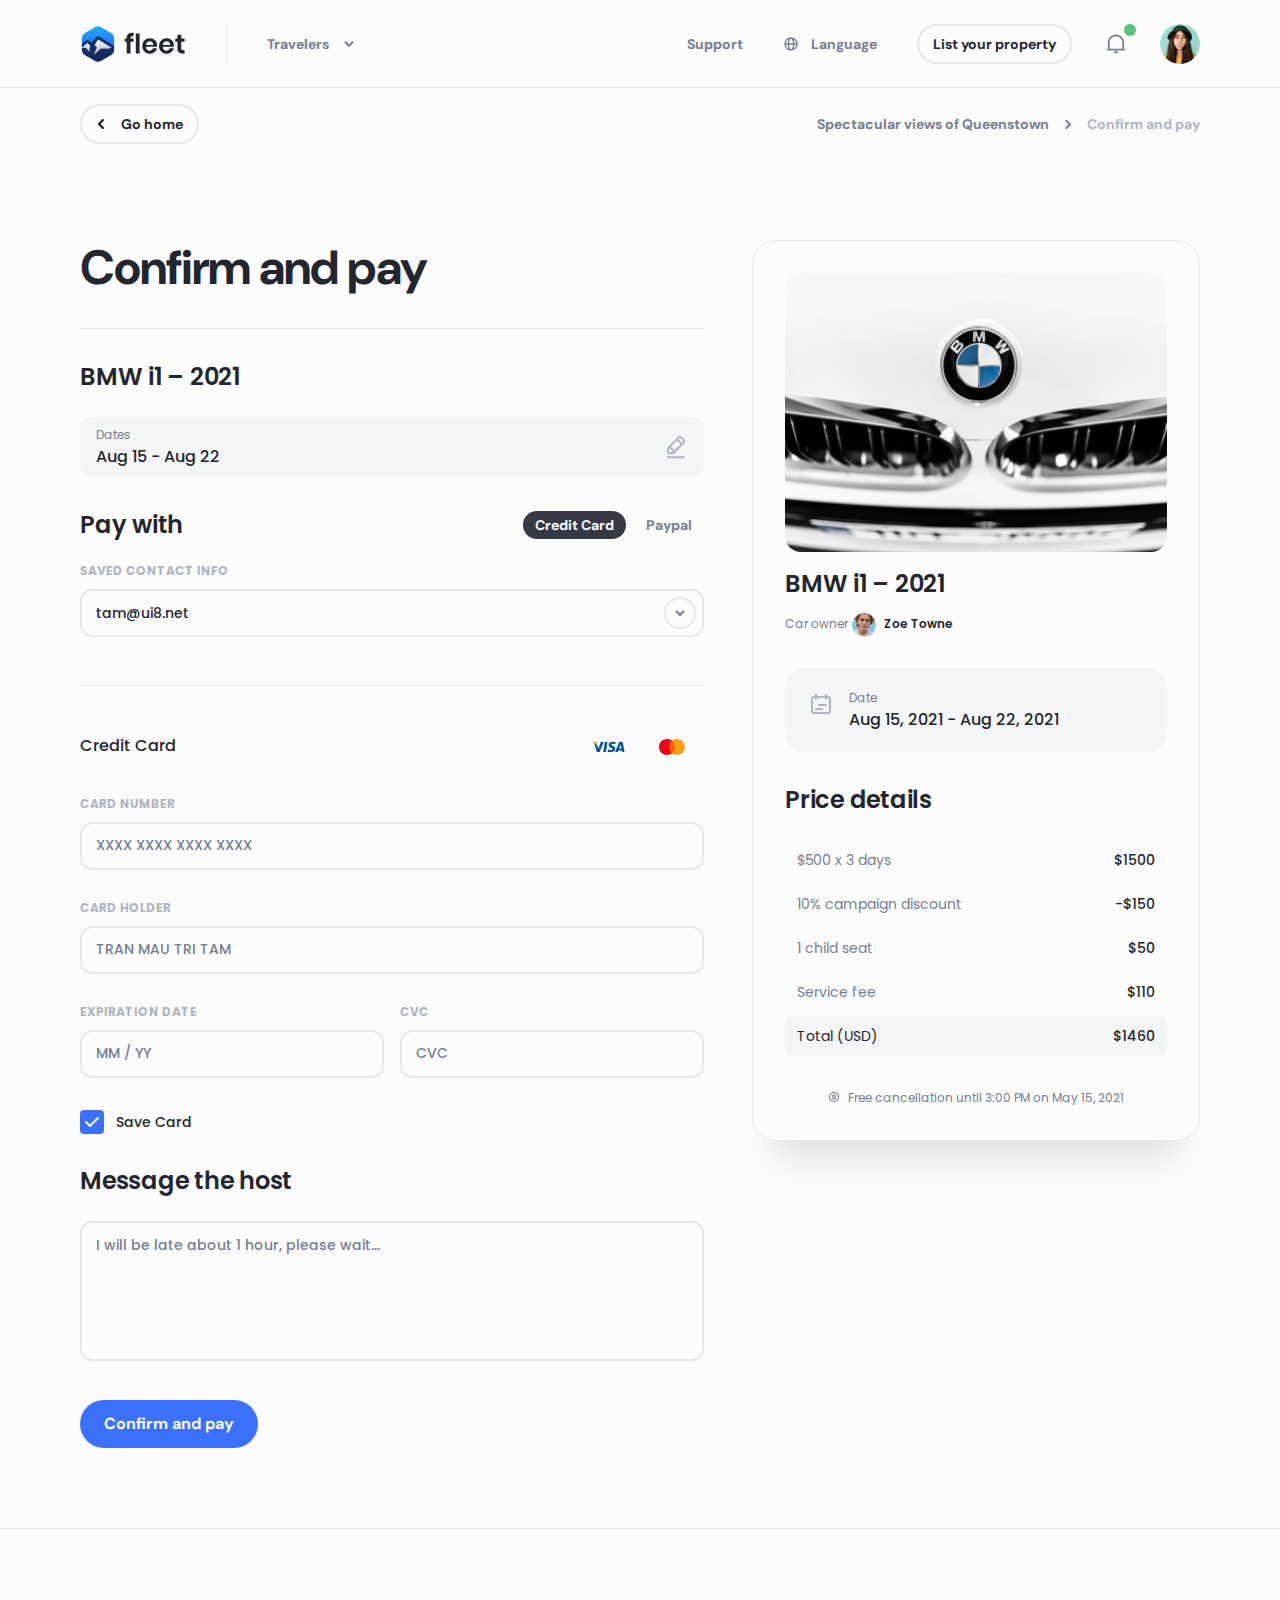
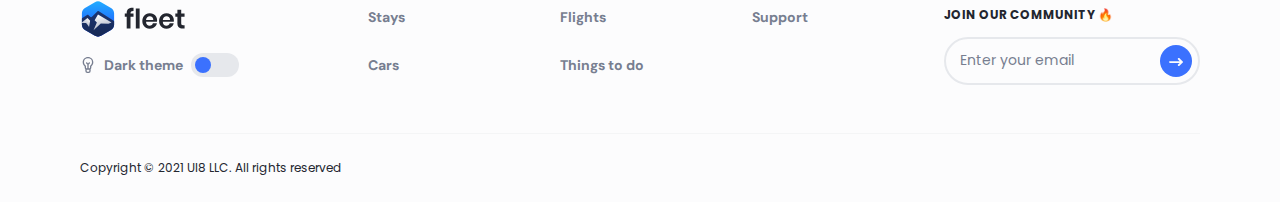
<file: cars-checkout.html>
<!DOCTYPE html>
<html lang="en">
  <head>
    <meta charset="utf-8">
    <title>Fleet</title>
    <meta http-equiv="X-UA-Compatible" content="IE=Edge">
    <meta name="viewport" content="width=device-width, initial-scale=1, maximum-scale=1.0, user-scalable=no">
    <meta name="format-detection" content="telephone=no">
    <link rel="apple-touch-icon" sizes="180x180" href="img/apple-touch-icon.png">
    <link rel="icon" type="image/png" sizes="32x32" href="img/favicon-32x32.png">
    <link rel="icon" type="image/png" sizes="16x16" href="img/favicon-16x16.png">
    <link rel="manifest" href="img/site.webmanifest">
    <link rel="mask-icon" href="img/safari-pinned-tab.svg" color="#5bbad5">
    <meta name="msapplication-TileColor" content="#da532c">
    <meta name="theme-color" content="#ffffff">
    <meta name="description" content="Epic Travel Shopping Design Kit">
    <meta name="twitter:card" content="summary">
    <meta name="twitter:site" content="@ui8">
    <meta name="twitter:title" content="Fleet – Travel Shopping UI Kit">
    <meta name="twitter:description" content="Epic Travel Shopping Design Kit">
    <meta name="twitter:creator" content="@ui8">
    <meta name="twitter:image" content="https://ui8-fleet-html.herokuapp.com/img/twitter-card.jpg">
    <meta property="og:title" content="Fleet – Travel Shopping UI Kit">
    <meta property="og:type" content="Article">
    <meta property="og:url" content="https://ui8.net/ui8/products/fleet--travel-shopping-ui-design-kit">
    <meta property="og:image" content="https://ui8-fleet-html.herokuapp.com/img/fb-og-image.jpg">
    <meta property="og:description" content="Epic Travel Shopping Design Kit">
    <meta property="og:site_name" content="Fleet – Travel Shopping UI Kit">
    <meta property="fb:admins" content="132951670226590">
    <link rel="preconnect" href="https://fonts.gstatic.com">
    <link href="https://fonts.googleapis.com/css2?family=DM+Sans:wght@700&amp;family=Poppins:wght@400;500;600;700&amp;display=swap" rel="stylesheet">
    <link rel="stylesheet" media="all" href="css/app.min.css">
    <script>
      var viewportmeta = document.querySelector('meta[name="viewport"]');
      if (viewportmeta) {
        if (screen.width < 375) {
          var newScale = screen.width / 375;
          viewportmeta.content = 'width=375, minimum-scale=' + newScale + ', maximum-scale=1.0, user-scalable=no, initial-scale=' + newScale + '';
        } else {
          viewportmeta.content = 'width=device-width, maximum-scale=1.0, initial-scale=1.0';
        }
      }
    </script>
  </head>
  <body>
    <script>
      console.log(localStorage.getItem('darkMode'));
      if (localStorage.getItem('darkMode') === "on") {
        document.body.classList.add("dark");
        document.addEventListener("DOMContentLoaded", function() {
          document.querySelector('.js-theme input').checked = true;
        });
      }
    </script>
    <!-- outer-->
    <div class="outer">
      <!-- header-->
      <header class="header js-header header_border">
        <div class="header__center center"><a class="header__logo" href="index.html"><img class="some-icon" src="img/logo-dark.svg" alt="Fleet"><img class="some-icon-dark" src="img/logo-light.svg" alt="Fleet"></a>
          <div class="header__wrapper js-header-wrapper">
            <div class="header__item header__item_dropdown js-header-item">
              <button class="header__head js-header-head">Travelers
                <svg class="icon icon-arrow-down">
                  <use xlink:href="#icon-arrow-down"></use>
                </svg>
              </button>
              <div class="header__body js-header-body">
                <div class="header__menu"><a class="header__link" href="index.html">
                    <svg class="icon icon-comment">
                      <use xlink:href="#icon-comment"></use>
                    </svg>Stays</a><a class="header__link" href="flights.html">
                    <svg class="icon icon-email">
                      <use xlink:href="#icon-email"></use>
                    </svg>Flights</a><a class="header__link" href="things-to-do.html">
                    <svg class="icon icon-home">
                      <use xlink:href="#icon-home"></use>
                    </svg>Things to do</a><a class="header__link active" href="cars.html">
                    <svg class="icon icon-email">
                      <use xlink:href="#icon-email"></use>
                    </svg>Cars</a></div>
              </div>
            </div><a class="header__item" href="support.html">Support</a>
            <div class="header__item header__item_language js-header-item">
              <button class="header__head js-header-head">
                <svg class="icon icon-globe">
                  <use xlink:href="#icon-globe"></use>
                </svg>Language
              </button>
              <div class="header__body js-header-body">
                <div class="header__list"><a class="header__box active" href="#">
                    <div class="header__category">English</div>
                    <div class="header__country">United States</div></a><a class="header__box" href="#">
                    <div class="header__category">Vietnamese</div>
                    <div class="header__country">Vietnamese</div></a><a class="header__box" href="#">
                    <div class="header__category">Français</div>
                    <div class="header__country">Belgique</div></a><a class="header__box" href="#">
                    <div class="header__category">Français</div>
                    <div class="header__country">Canada</div></a></div>
              </div>
            </div><a class="button button-stroke button-small header__button" href="list-your-property.html">List your property</a>
          </div>
          <div class="header__item header__item_notification js-header-item">
            <button class="header__head js-header-head active">
              <svg class="icon icon-notification">
                <use xlink:href="#icon-notification"></use>
              </svg>
            </button>
            <div class="header__body js-header-body">
              <div class="header__title">Notification</div>
              <div class="header__notifications"><a class="header__notification" href="message-center.html">
                  <div class="header__avatar"><img src="img/content/avatar-1.jpg" alt="Avatar"></div>
                  <div class="header__details">
                    <div class="header__subtitle">Kohaku Tora</div>
                    <div class="header__content">just sent you a message</div>
                    <div class="header__date">1 minute ago</div>
                    <div class="header__status" style="background-color: #3B71FE;"></div>
                  </div></a><a class="header__notification" href="message-center.html">
                  <div class="header__avatar"><img src="img/content/avatar-1.jpg" alt="Avatar"></div>
                  <div class="header__details">
                    <div class="header__subtitle">Kohaku Tora</div>
                    <div class="header__content">just sent you a message</div>
                    <div class="header__date">3 hours ago</div>
                    <div class="header__status" style="background-color: #3B71FE;"></div>
                  </div></a></div>
            </div>
          </div><a class="header__login js-popup-open" href="#popup-login" data-effect="mfp-zoom-in">
            <svg class="icon icon-user">
              <use xlink:href="#icon-user"></use>
            </svg></a>
          <div class="header__item header__item_user js-header-item">
            <button class="header__head js-header-head"><img src="img/content/avatar-2.jpg" alt="Avatar"></button>
            <div class="header__body js-header-body">
              <div class="header__group">
                <div class="header__menu"><a class="header__link" href="message-center.html">
                    <svg class="icon icon-comment">
                      <use xlink:href="#icon-comment"></use>
                    </svg>Messages</a><a class="header__link" href="bookings-list.html">
                    <svg class="icon icon-home">
                      <use xlink:href="#icon-home"></use>
                    </svg>Bookings</a><a class="header__link" href="wishlists.html">
                    <svg class="icon icon-email">
                      <use xlink:href="#icon-email"></use>
                    </svg>Wishlists</a></div>
                <div class="header__menu"><a class="header__link" href="list-your-property.html">
                    <svg class="icon icon-building">
                      <use xlink:href="#icon-building"></use>
                    </svg>List your property</a><a class="header__link" href="host-an-experience.html">
                    <svg class="icon icon-flag">
                      <use xlink:href="#icon-flag"></use>
                    </svg>Host an experience</a></div>
              </div>
              <div class="header__btns"><a class="button button-small header__button" href="account-setting.html">Account</a>
                <button class="button-stroke button-small header__button">Log out</button>
              </div>
            </div>
          </div>
          <button class="header__burger js-header-burger"></button>
        </div>
      </header>
      <!-- outer content-->
      <div class="outer__inner">
        <div class="section-mb80 checkout checkout_cars">
          <div class="checkout__center center">
            <div class="control"><a class="button-stroke button-small control__button" href="stays-product.html">
                <svg class="icon icon-arrow-left">
                  <use xlink:href="#icon-arrow-left"></use>
                </svg><span>Go home</span></a>
              <ul class="breadcrumbs">
                <li class="breadcrumbs__item"><a class="breadcrumbs__link" href="stays-product.html">Spectacular views of Queenstown</a></li>
                <li class="breadcrumbs__item">Confirm and pay</li>
              </ul>
            </div>
            <div class="checkout__wrapper">
              <div class="checkout__inner js-tabs">
                <h2 class="checkout__title h2">Confirm and pay</h2>
                <div class="checkout__list">
                  <div class="checkout__section">
                    <div class="checkout__box">
                      <div class="checkout__category">BMW i1 – 2021</div>
                      <div class="checkout__data">
                        <div class="checkout__el">
                          <div class="checkout__datepicker">
                            <div class="checkout__label">Dates</div>
                            <input class="checkout__input js-date-single" data-format="MMM DD" data-single="false" data-container=".checkout__datepicker" type="text" readonly value="Aug 15 - Aug 22">
                            <div class="checkout__controls">
                              <button class="checkout__edit js-date-open">
                                <svg class="icon icon-edit">
                                  <use xlink:href="#icon-edit"></use>
                                </svg>
                              </button>
                              <button class="checkout__edit js-date-close">
                                <svg class="icon icon-edit">
                                  <use xlink:href="#icon-edit"></use>
                                </svg>
                              </button>
                            </div>
                          </div>
                        </div>
                      </div>
                    </div>
                    <div class="checkout__box">
                      <div class="checkout__top">
                        <div class="checkout__category">Pay with</div>
                        <div class="nav"><a class="nav__link js-tabs-link" href="#">Credit Card</a><a class="nav__link js-tabs-link" href="#">Paypal</a></div>
                      </div>
                      <div class="field">
                        <div class="field__label">saved contact info</div>
                        <div class="field__wrap">
                          <select class="select">
                            <option>tam@ui8.net</option>
                            <option>vova@ui8.net</option>
                            <option>john@ui8.net</option>
                          </select>
                        </div>
                      </div>
                    </div>
                  </div>
                  <div class="checkout__section">
                    <form class="checkout__item js-tabs-item">
                      <div class="checkout__line">
                        <div class="checkout__subtitle">Credit Card</div>
                        <div class="checkout__cards">
                          <div class="checkout__card"><img src="img/content/visa.svg" alt="Visa"></div>
                          <div class="checkout__card"><img src="img/content/master-card.svg" alt="Master Card"></div>
                        </div>
                      </div>
                      <div class="checkout__fieldset">
                        <div class="field">
                          <div class="field__label">card number</div>
                          <div class="field__wrap">
                            <input class="field__input" type="tel" name="card" placeholder="XXXX XXXX XXXX XXXX" required>
                          </div>
                        </div>
                        <div class="field">
                          <div class="field__label">card holder</div>
                          <div class="field__wrap">
                            <input class="field__input" type="text" name="holder" placeholder="TRAN MAU TRI TAM" required>
                          </div>
                        </div>
                        <div class="checkout__row">
                          <div class="field">
                            <div class="field__label">EXPIRATION DATE</div>
                            <div class="field__wrap">
                              <input class="field__input" type="tel" name="date" placeholder="MM / YY" required>
                            </div>
                          </div>
                          <div class="field">
                            <div class="field__label">CVC</div>
                            <div class="field__wrap">
                              <input class="field__input" type="tel" name="cvc" placeholder="CVC" required>
                            </div>
                          </div>
                        </div>
                      </div>
                      <label class="checkbox">
                        <input class="checkbox__input" type="checkbox" checked="checked"/><span class="checkbox__inner"><span class="checkbox__tick"></span><span class="checkbox__text">Save Card</span></span>
                      </label>
                      <div class="checkout__message">
                        <div class="checkout__category">Message the host</div>
                        <div class="field">
                          <div class="field__wrap">
                            <textarea class="field__textarea" name="message" placeholder="I will be late about 1 hour, please wait..." required></textarea>
                          </div>
                        </div>
                      </div><a class="button checkout__button" href="stays-checkout-complete.html">Confirm and pay</a>
                    </form>
                    <form class="checkout__item js-tabs-item">
                      <div class="checkout__line">
                        <div class="checkout__subtitle">PayPal</div>
                        <div class="checkout__logo"><img src="img/content/paypal.svg" alt="PayPal"></div>
                      </div>
                      <div class="checkout__fieldset">
                        <div class="field">
                          <div class="field__label">email or phone number</div>
                          <div class="field__wrap">
                            <input class="field__input" type="text" name="login" required>
                          </div>
                        </div>
                        <div class="field">
                          <div class="field__label">Password</div>
                          <div class="field__wrap">
                            <input class="field__input" type="password" name="password" required>
                          </div>
                        </div>
                      </div>
                      <div class="checkout__control"><a class="button checkout__button" href="stays-checkout-complete.html">Confirm and pay</a>
                        <div class="checkout__verified"><img src="img/content/paypal-verified.png" alt="PayPal"></div>
                      </div>
                      <label class="checkbox">
                        <input class="checkbox__input" type="checkbox" checked="checked"/><span class="checkbox__inner"><span class="checkbox__tick"></span><span class="checkbox__text">Save Paypal Account</span></span>
                      </label>
                    </form>
                  </div>
                </div>
              </div>
              <div class="price">
                <div class="price__top">
                  <div class="price__photo"><img src="img/content/bmw.jpg" alt="Price"></div>
                  <div class="price__title">BMW i1 – 2021</div>
                  <div class="price__author">
                    <div class="price__text">Car owner</div>
                    <div class="price__avatar"><img src="img/content/avatar.jpg" alt="Avatar"></div>
                    <div class="price__man">Zoe Towne</div>
                  </div>
                </div>
                <div class="price__description">
                  <div class="price__item">
                    <div class="price__icon">
                      <svg class="icon icon-calendar">
                        <use xlink:href="#icon-calendar"></use>
                      </svg>
                    </div>
                    <div class="price__box">
                      <div class="price__category">Date</div>
                      <div class="price__subtitle">Aug 15, 2021 - Aug 22, 2021</div>
                    </div>
                  </div>
                </div>
                <div class="price__body">
                  <div class="price__stage">Price details</div>
                  <div class="price__table">
                    <div class="price__row">
                      <div class="price__cell">$500 x 3 days</div>
                      <div class="price__cell">$1500</div>
                    </div>
                    <div class="price__row">
                      <div class="price__cell">10% campaign discount</div>
                      <div class="price__cell">-$150</div>
                    </div>
                    <div class="price__row">
                      <div class="price__cell">1 child seat</div>
                      <div class="price__cell">$50</div>
                    </div>
                    <div class="price__row">
                      <div class="price__cell">Service fee</div>
                      <div class="price__cell">$110</div>
                    </div>
                    <div class="price__row">
                      <div class="price__cell">Total (USD)</div>
                      <div class="price__cell">$1460</div>
                    </div>
                  </div>
                </div>
                <div class="price__note">
                  <svg class="icon icon-coin">
                    <use xlink:href="#icon-coin"></use>
                  </svg>Free cancellation until 3:00 PM on May 15, 2021
                </div>
              </div>
            </div>
          </div>
        </div>
      </div>
      <!-- footer-->
      <footer class="footer">
        <div class="footer__center center">
          <div class="footer__row">
            <div class="footer__col"><a class="footer__logo" href="index.html"><img class="some-icon" src="img/logo-dark.svg" alt="Fleet"><img class="some-icon-dark" src="img/logo-light.svg" alt="Fleet"></a>
              <div class="footer__theme">
                <svg class="icon icon-bulb">
                  <use xlink:href="#icon-bulb"></use>
                </svg>Dark theme
                <label class="theme js-theme">
                  <input class="theme__input" type="checkbox"/><span class="theme__inner"><span class="theme__box"></span></span>
                </label>
              </div>
            </div>
            <div class="footer__col">
              <div class="footer__menu"><a class="footer__link" href="index.html">Stays</a><a class="footer__link" href="flights.html">Flights</a><a class="footer__link" href="support.html">Support</a><a class="footer__link" href="cars.html">Cars</a><a class="footer__link" href="things-to-do.html">Things to do</a></div>
            </div>
            <div class="footer__col">
              <div class="footer__info">Join our community 🔥</div>
              <form class="subscription">
                <input class="subscription__input" type="email" name="email" placeholder="Enter your email" required="required"/>
                <button class="subscription__btn">
                  <svg class="icon icon-arrow-next">
                    <use xlink:href="#icon-arrow-next"></use>
                  </svg>
                </button>
              </form>
            </div>
          </div>
          <div class="footer__bottom">
            <div class="footer__copyright">Copyright © 2021 UI8 LLC. All rights reserved</div>
          </div>
        </div>
      </footer>
    </div>
    <div class="popup popup_login mfp-hide" id="popup-login">
      <div class="login">
        <div class="login__item">
          <div class="login__title h3">Sign up on Fleet</div>
          <div class="login__info">Use Your OpenID to Sign up</div>
          <div class="login__btns">
            <button class="button login__button">
              <svg class="icon icon-google">
                <use xlink:href="#icon-google"></use>
              </svg><span>Google</span>
            </button>
            <button class="button-black login__button">
              <svg class="icon icon-apple">
                <use xlink:href="#icon-apple"></use>
              </svg><span>Apple</span>
            </button>
          </div>
          <div class="login__note">Or continue with email</div>
          <div class="subscription">
            <input class="subscription__input" type="email" name="email" placeholder="Enter your email" required>
            <button class="subscription__btn">
              <svg class="icon icon-arrow-next">
                <use xlink:href="#icon-arrow-next"></use>
              </svg>
            </button>
          </div>
          <div class="login__foot">Already have an account? <a class="login__link" href="#">Login</a></div>
        </div>
        <div class="login__item">
          <div class="login__title h3">Sign in</div>
          <div class="login__form">
            <div class="field field_view">
              <div class="field__wrap">
                <input class="field__input" type="password" name="password" placeholder="Password" required>
                <button class="field__view">
                  <svg class="icon icon-eye">
                    <use xlink:href="#icon-eye"></use>
                  </svg>
                </button>
              </div>
            </div>
            <button class="button login__button">Login</button>
          </div>
          <div class="login__foot"><a class="login__password" href="#">Forgot password?</a></div>
        </div>
        <div class="login__item">
          <div class="login__title h3">Let’s confirm it’s really you</div>
          <div class="login__info">Help us secure your account. Please complete the verifications below</div>
          <div class="login__form">
            <div class="login__variants">
              <label class="radio">
                <input class="radio__input" type="radio" name="login" checked="checked"/><span class="radio__inner"><span class="radio__tick"></span><span class="radio__text">Get the code by text message (SM) at +1 234 567 890</span></span>
              </label>
              <label class="radio">
                <input class="radio__input" type="radio" name="login"/><span class="radio__inner"><span class="radio__tick"></span><span class="radio__text">Get the code by email at tranm••••••••••••@gm•••.com</span></span>
              </label>
            </div>
            <button class="button login__button">Continue</button>
          </div>
        </div>
        <div class="login__item">
          <div class="login__title h3">Enter your security code</div>
          <div class="login__info">We texted your code to +1 234 567 890</div>
          <div class="login__form">
            <div class="login__code">
              <div class="login__number">
                <input type="tel">
              </div>
              <div class="login__number">
                <input type="tel">
              </div>
              <div class="login__number">
                <input type="tel">
              </div>
              <div class="login__number">
                <input type="tel">
              </div>
            </div>
          </div>
        </div>
      </div>
    </div>
    <!-- scripts-->
    <script src="js/lib/jquery.min.js"></script>
    <script src="js/lib/slick.min.js"></script>
    <script src="js/lib/jquery.nice-select.min.js"></script>
    <script src="js/lib/share-buttons.js"></script>
    <script src="js/lib/jquery.fancybox.min.js"></script>
    <script src="js/lib/jquery.rateyo.min.js"></script>
    <script src="js/lib/nouislider.min.js"></script>
    <script src="js/lib/wNumb.js"></script>
    <script src="js/lib/jquery.magnific-popup.min.js"></script>
    <script src="js/lib/moment.min.js"></script>
    <script src="js/lib/jquery.daterangepicker.min.js"></script>
    <script src="js/lib/simpleParallax.min.js"></script>
    <script src="js/demo.js"></script>
    <script src="js/app.js"></script>
    <!-- svg sprite-->
    <div style="display: none"><svg width="0" height="0">
<symbol xmlns="http://www.w3.org/2000/svg" viewBox="0 0 16 16" id="icon-arrow-down">
<path d="M10.805 6.362c-.26-.26-.682-.26-.943 0L8 8.224 6.138 6.362c-.26-.26-.682-.26-.943 0s-.26.682 0 .943l2.333 2.333c.26.26.682.26.943 0l2.333-2.333c.26-.26.26-.682 0-.943z"></path>
</symbol>
<symbol xmlns="http://www.w3.org/2000/svg" viewBox="0 0 16 16" id="icon-arrow-bottom">
<path d="M15.039 3.961c-.653-.653-1.713-.653-2.366 0L8 8.634 3.327 3.961c-.653-.653-1.713-.653-2.366 0s-.653 1.713 0 2.366l5.856 5.856c.653.653 1.713.653 2.366 0l5.856-5.856c.653-.653.653-1.713 0-2.366z"></path>
</symbol>
<symbol xmlns="http://www.w3.org/2000/svg" viewBox="0 0 16 16" id="icon-arrow-left">
<path d="M12.207.521a1.78 1.78 0 0 1 0 2.514L7.242 8l4.965 4.965a1.78 1.78 0 0 1 0 2.514 1.78 1.78 0 0 1-2.514 0L3.471 9.257a1.78 1.78 0 0 1 0-2.514L9.693.521a1.78 1.78 0 0 1 2.514 0z"></path>
</symbol>
<symbol xmlns="http://www.w3.org/2000/svg" viewBox="0 0 16 16" id="icon-arrow-right">
<path d="M6.528 5.195c-.26.26-.26.682 0 .943L8.39 8 6.528 9.862c-.26.26-.26.682 0 .943s.682.26.943 0l2.333-2.333c.26-.26.26-.682 0-.943L7.471 5.195c-.26-.26-.682-.26-.943 0z"></path>
</symbol>
<symbol xmlns="http://www.w3.org/2000/svg" viewBox="0 0 16 16" id="icon-email">
<path d="M13.334 2a2 2 0 0 1 1.995 1.851l.005.149v8a2 2 0 0 1-1.851 1.995l-.149.005H2.667a2 2 0 0 1-1.995-1.851L.667 12V4a2 2 0 0 1 1.851-1.995L2.667 2h10.667zm0 1.333H2.667C2.299 3.333 2 3.632 2 4v8c0 .368.298.667.667.667h10.667c.368 0 .667-.298.667-.667V4c0-.368-.298-.667-.667-.667zm-.821 1.573c.236.283.198.703-.085.939L9.281 8.468a2 2 0 0 1-2.561 0L3.574 5.845c-.283-.236-.321-.656-.085-.939s.656-.321.939-.085l3.146 2.622c.247.206.606.206.854 0l3.146-2.622c.283-.236.703-.197.939.085z"></path>
</symbol>
<symbol xmlns="http://www.w3.org/2000/svg" viewBox="0 0 16 16" id="icon-comment">
<path d="M8 1.413c1.643 0 3.124.162 4.203.326 1.127.171 2.019.997 2.213 2.12a17.13 17.13 0 0 1 .25 2.887 17.13 17.13 0 0 1-.25 2.887c-.193 1.123-1.086 1.949-2.213 2.12a28.6 28.6 0 0 1-3.787.323l-4.077 2.409a.67.67 0 0 1-1.006-.574v-2.269c-.902-.3-1.584-1.045-1.75-2.009-.135-.783-.25-1.777-.25-2.887s.115-2.104.25-2.887c.193-1.123 1.086-1.949 2.213-2.12 1.08-.164 2.561-.326 4.203-.326zm0 1.333a27.01 27.01 0 0 0-4.003.311c-.596.091-1.01.506-1.099 1.028a15.8 15.8 0 0 0-.231 2.661 15.8 15.8 0 0 0 .231 2.661c.078.453.395.817.856.97l.913.303v2.063l3.375-1.994.353-.006a27.26 27.26 0 0 0 3.609-.308c.596-.091 1.01-.506 1.099-1.028.125-.724.231-1.641.231-2.661s-.106-1.937-.231-2.661c-.09-.522-.504-.938-1.099-1.028A27.01 27.01 0 0 0 8 2.746zm-.667 4.667c.368 0 .667.298.667.667s-.298.667-.667.667h0-2.667C4.298 8.746 4 8.448 4 8.08s.298-.667.667-.667h0zm4-2.667c.368 0 .667.298.667.667s-.298.667-.667.667h0-6.667C4.298 6.08 4 5.781 4 5.413s.298-.667.667-.667h0z"></path>
</symbol>
<symbol xmlns="http://www.w3.org/2000/svg" viewBox="0 0 16 16" id="icon-home">
<path d="M8.287 1.411c.09.02.177.053.278.102l.086.044.318.184.132.079 2.561 1.543 3.348 2.009c.316.189.418.599.229.915-.17.284-.519.396-.817.277l-.097-.048-.99-.594v6.751c-.001.619-.013.951-.145 1.211-.128.251-.332.455-.583.583-.233.119-.526.141-1.033.144H10v.001H6v-.001H4.428c-.508-.004-.8-.026-1.033-.144-.251-.128-.455-.332-.583-.583-.119-.233-.141-.526-.144-1.033l-.001-6.928-.99.594c-.316.189-.725.087-.915-.229-.17-.284-.105-.644.14-.852l.088-.063 3.344-2.006L6.899 1.82l.451-.263.084-.043c.101-.049.189-.082.279-.102.189-.042.385-.042.574 0zM8 2.721l-.006.003-2.973 1.784L4 5.123l.001 7.651.008.399.005.071.002.018.018.002a6.48 6.48 0 0 0 .469.013H6V10.61a2 2 0 0 1 3.995-.149l.005.149v2.666h1.498l.399-.008.071-.005.018-.002.002-.018c.011-.133.013-.311.014-.608V5.123l-1.025-.618-2.969-1.781L8 2.721zm0 7.223c-.368 0-.667.298-.667.667l-.001 2.666h1.333l.001-2.666c0-.368-.298-.667-.667-.667z"></path>
</symbol>
<symbol xmlns="http://www.w3.org/2000/svg" viewBox="0 0 16 16" id="icon-home-fill">
<path d="M13.333 12.534V5.978l.99.594c.316.189.725.087.915-.229s.087-.725-.229-.915L11.661 3.42 9.1 1.877h0l-.45-.263-.086-.044c-.101-.049-.188-.082-.278-.102-.189-.042-.385-.042-.574 0-.09.02-.178.053-.279.102l-.084.043-.451.263h0L4.334 3.422.99 5.429c-.316.189-.418.599-.229.915s.599.418.915.229l.99-.594v6.556c0 .747 0 1.12.145 1.405.128.251.332.455.583.583.285.145.659.145 1.405.145h1.2v-4a2 2 0 0 1 4 0v4h1.2c.747 0 1.12 0 1.405-.145.251-.128.455-.332.583-.583.145-.285.145-.659.145-1.405z"></path>
</symbol>
<symbol xmlns="http://www.w3.org/2000/svg" viewBox="0 0 16 16" id="icon-globe">
<path d="M8 1.334a6.67 6.67 0 0 1 6.631 5.971l.003.029.033.667a6.67 6.67 0 0 1-13.3.667l-.033-.667c0-.225.011-.447.033-.667h0a6.67 6.67 0 0 1 6.634-6zm1.982 7.334H6.018c.077 1.396.391 2.599.817 3.451.532 1.065 1.021 1.216 1.164 1.216s.632-.151 1.164-1.216c.426-.852.74-2.055.817-3.451zm-5.299 0H2.708c.228 1.831 1.385 3.374 2.983 4.142-.556-1.068-.927-2.52-1.008-4.142zm8.609 0h-1.975c-.081 1.622-.452 3.074-1.009 4.142a5.34 5.34 0 0 0 2.984-4.143zm-7.6-5.476l-.143.071c-1.525.79-2.62 2.295-2.841 4.071h1.975c.08-1.623.452-3.074 1.008-4.143zM8 2.667c-.143 0-.632.151-1.164 1.216-.426.852-.74 2.055-.817 3.452h3.964c-.077-1.396-.391-2.6-.817-3.452-.501-1.002-.963-1.195-1.136-1.214L8 2.667h0zm2.308.524l.049.095c.53 1.059.882 2.473.96 4.048h1.975a5.34 5.34 0 0 0-2.984-4.143z"></path>
</symbol>
<symbol xmlns="http://www.w3.org/2000/svg" viewBox="0 0 16 16" id="icon-bell">
<path d="M8.833 12.861c.368 0 .679.313.516.643-.072.146-.169.281-.289.398-.281.276-.663.431-1.061.431s-.779-.155-1.061-.431a1.47 1.47 0 0 1-.289-.398c-.163-.33.148-.643.516-.643h1.667zM8 1.667c2.982 0 5.4 2.382 5.4 5.321v4.106h.011a.59.59 0 0 1 .589.589.59.59 0 0 1-.589.589H2.589A.59.59 0 0 1 2 11.683a.59.59 0 0 1 .589-.589H2.6V6.988c0-2.939 2.418-5.321 5.4-5.321zm0 1.178c-2.32 0-4.2 1.855-4.2 4.142v4.106h8.4V6.988c0-2.288-1.88-4.142-4.2-4.142z"></path>
</symbol>
<symbol xmlns="http://www.w3.org/2000/svg" viewBox="0 0 16 16" id="icon-flag">
<path d="M3.22 0c.368 0 .667.298.667.667v.666h7.768c1.097 0 1.707 1.239 1.089 2.103l-.077.098L10.553 6l2.113 2.466c.714.833.17 2.103-.888 2.196l-.124.005-7.768-.001v4.667c0 .368-.298.667-.667.667s-.667-.298-.667-.667V.667c0-.368.298-.667.667-.667zm8.434 2.667H3.886v6.667h7.768L8.797 6l2.857-3.333z"></path>
</symbol>
<symbol xmlns="http://www.w3.org/2000/svg" viewBox="0 0 16 16" id="icon-building">
<path d="M7.333 1.333a2 2 0 0 1 2 2v3.333h3.333a2 2 0 0 1 1.995 1.851l.005.149v4a2 2 0 0 1-1.851 1.995l-.149.005H3.333a2 2 0 0 1-2-2V3.333a2 2 0 0 1 2-2h4zm0 1.333h-4c-.335 0-.612.247-.659.568l-.007.099v9.333c0 .335.247.612.568.659l.099.007H4v-.667c0-.335.247-.612.568-.659L4.666 12H6c.335 0 .612.247.659.568l.007.099v.667H8v-10c0-.368-.298-.667-.667-.667zM12.666 8H9.333v5.333h3.333c.368 0 .667-.298.667-.667v-4c0-.368-.298-.667-.667-.667zm-1.333 3.333c.368 0 .667.298.667.667s-.298.667-.667.667-.667-.298-.667-.667.298-.667.667-.667zm0-2c.368 0 .667.298.667.667s-.298.667-.667.667-.667-.298-.667-.667.298-.667.667-.667zM6 9.333c.368 0 .667.298.667.667s-.298.667-.667.667h0-1.333C4.298 10.666 4 10.368 4 10s.298-.667.667-.667h0zm0-2.667c.368 0 .667.298.667.667S6.368 8 6 8H4.666C4.298 8 4 7.701 4 7.333s.298-.667.667-.667H6zM6 4c.368 0 .667.298.667.667s-.298.667-.667.667H4.666c-.368 0-.667-.298-.667-.667S4.298 4 4.666 4H6z"></path>
</symbol>
<symbol xmlns="http://www.w3.org/2000/svg" viewBox="0 0 16 16" id="icon-arrow-next">
<path d="M10.39 3.765c.464-.375 1.187-.349 1.615.057l3.692 3.5a.91.91 0 0 1 0 1.357l-3.692 3.5c-.428.406-1.151.431-1.615.057s-.493-1.007-.065-1.413L12.247 9H1.143C.512 9 0 8.552 0 8s.512-1 1.143-1h11.104l-1.922-1.822c-.428-.406-.399-1.038.065-1.413z"></path>
</symbol>
<symbol xmlns="http://www.w3.org/2000/svg" viewBox="0 0 16 16" id="icon-arrow-prev">
<path d="M5.61 12.235c-.464.375-1.187.349-1.615-.057l-3.692-3.5a.91.91 0 0 1 0-1.357l3.692-3.5c.428-.406 1.151-.431 1.615-.057s.493 1.007.065 1.413L3.753 7h11.104C15.488 7 16 7.448 16 8s-.512 1-1.143 1H3.753l1.922 1.822c.428.406.399 1.038-.065 1.413z"></path>
</symbol>
<symbol xmlns="http://www.w3.org/2000/svg" viewBox="0 0 16 16" id="icon-notification">
<path d="M8.833 12.861c.368 0 .679.313.516.643-.072.146-.169.281-.289.398-.281.276-.663.431-1.061.431s-.779-.155-1.061-.431a1.47 1.47 0 0 1-.289-.398c-.163-.33.148-.643.516-.643h1.667zM8 1.667c2.982 0 5.4 2.382 5.4 5.321v4.106h.011a.59.59 0 0 1 .589.589.59.59 0 0 1-.589.589H2.589A.59.59 0 0 1 2 11.683a.59.59 0 0 1 .589-.589H2.6V6.988c0-2.939 2.418-5.321 5.4-5.321zm0 1.178c-2.32 0-4.2 1.855-4.2 4.142v4.106h8.4V6.988c0-2.288-1.88-4.142-4.2-4.142z"></path>
</symbol>
<symbol xmlns="http://www.w3.org/2000/svg" viewBox="0 0 16 16" id="icon-bulb">
<path d="M7.999 0c2.946 0 5.333 2.388 5.333 5.333 0 1.684-.781 3.186-2 4.164v1.17c0 .591-.256 1.122-.663 1.488L10.668 14a2 2 0 0 1-2 2H7.335a2 2 0 0 1-2-2v-1.841c-.41-.366-.668-.899-.668-1.492v-1.17c-1.219-.977-2-2.479-2-4.164C2.666 2.388 5.054 0 7.999 0zm1.335 12.667l-2.667-.001V14c0 .368.298.667.667.667h1.333c.368 0 .667-.298.667-.667v-1.333h0zM7.999 1.333a4 4 0 0 0-4 4A3.99 3.99 0 0 0 5.5 8.457l.499.4v1.81c0 .368.298.667.667.667h.668V7.609L6.196 6.471c-.26-.26-.26-.682 0-.943s.682-.26.943 0h0L8 6.39l.862-.862c.26-.26.682-.26.943 0s.26.682 0 .943h0L8.667 7.609v3.724h.666c.368 0 .667-.298.667-.667v-1.81l.499-.4a3.99 3.99 0 0 0 1.501-3.123 4 4 0 0 0-4-4z"></path>
</symbol>
<symbol xmlns="http://www.w3.org/2000/svg" viewBox="0 0 16 16" id="icon-coin">
<path d="M8 1.334a6.67 6.67 0 0 1 6.667 6.667A6.67 6.67 0 0 1 8 14.667a6.67 6.67 0 0 1-6.667-6.667A6.67 6.67 0 0 1 8 1.334zm0 1.333c-2.946 0-5.333 2.388-5.333 5.333S5.054 13.334 8 13.334s5.333-2.388 5.333-5.333S10.945 2.667 8 2.667zm0 1.333c.368 0 .667.298.667.667a2 2 0 0 1 2 2c0 .368-.298.667-.667.667s-.667-.298-.667-.667-.298-.667-.667-.667H7.162c-.274 0-.496.222-.496.496 0 .213.137.403.339.47l2.411.804a1.83 1.83 0 0 1-.578 3.564h-.171c0 .368-.298.667-.667.667s-.667-.298-.667-.667a2 2 0 0 1-2-2c0-.368.298-.667.667-.667s.667.298.667.667.298.667.667.667h1.504c.274 0 .496-.222.496-.496 0-.213-.136-.403-.339-.47l-2.411-.804a1.83 1.83 0 0 1 .578-3.564h.171c0-.368.298-.667.667-.667z"></path>
</symbol>
<symbol xmlns="http://www.w3.org/2000/svg" viewBox="0 0 16 16" id="icon-star">
<path d="M9.69 1.529l1.442 2.838 3.238.457c1.517.214 2.211 2.086 1.041 3.192l-2.326 2.198.547 3.098c.28 1.587-1.404 2.653-2.73 1.977L8 13.809l-2.903 1.481c-1.328.678-3.011-.391-2.731-1.976l.547-3.098L.588 8.017C-.582 6.91.114 5.038 1.628 4.824l3.239-.457L6.31 1.529c.697-1.371 2.683-1.372 3.38 0z"></path>
</symbol>
<symbol xmlns="http://www.w3.org/2000/svg" viewBox="0 0 16 16" id="icon-play">
<path d="M1.509 2.463c0-1.71 1.876-2.755 3.33-1.855l8.945 5.538c1.378.853 1.378 2.857 0 3.711l-8.945 5.538c-1.454.899-3.33-.147-3.33-1.856V2.463z"></path>
</symbol>
<symbol xmlns="http://www.w3.org/2000/svg" viewBox="0 0 16 16" id="icon-modem">
<path d="M11.333 1.333c.368 0 .667.298.667.667h0v5.333h.667a2 2 0 0 1 1.995 1.851l.005.149V12a2 2 0 0 1-1.851 1.995l-.149.005-.007.099c-.048.321-.325.568-.659.568-.368 0-.667-.298-.667-.667h0-6.667c0 .368-.298.667-.667.667s-.667-.298-.667-.667h0a2 2 0 0 1-1.995-1.851L1.334 12V9.333a2 2 0 0 1 1.851-1.995l.149-.005H4V4.666C4 4.298 4.299 4 4.667 4s.667.298.667.667h0v2.667h5.333V2c0-.368.298-.667.667-.667zm1.334 7.333H3.334c-.368 0-.667.298-.667.667V12c0 .368.298.667.667.667h9.333c.368 0 .667-.298.667-.667V9.333c0-.368-.298-.667-.667-.667zM4.667 10c.368 0 .667.298.667.667s-.298.667-.667.667S4 11.035 4 10.666 4.299 10 4.667 10zm6.667 0c.368 0 .667.298.667.667s-.298.667-.667.667h0-4c-.368 0-.667-.298-.667-.667S6.965 10 7.333 10h0z"></path>
</symbol>
<symbol xmlns="http://www.w3.org/2000/svg" viewBox="0 0 16 16" id="icon-burger">
<path d="M10.001 2a4.67 4.67 0 0 1 4.667 4.667 1.99 1.99 0 0 1-.257.982c.555.355.923.977.923 1.685a2 2 0 0 1-.923 1.685c.164.289.257.624.257.981a2 2 0 0 1-2 2H3.334a2 2 0 0 1-2-2 1.99 1.99 0 0 1 .257-.981c-.556-.354-.925-.977-.925-1.686a2 2 0 0 1 .925-1.687c-.163-.289-.257-.624-.257-.98A4.67 4.67 0 0 1 6.001 2h4zm2.667 9.333H3.334c-.368 0-.667.299-.667.667 0 .335.247.612.568.659l.099.007h9.333c.368 0 .667-.299.667-.667s-.299-.667-.667-.667zm.665-2.667H2.666c-.368 0-.667.298-.667.667s.298.667.667.667h10.667c.368 0 .667-.298.667-.667s-.298-.667-.667-.667zm-3.332-5.333h-4c-1.841 0-3.333 1.492-3.333 3.333 0 .335.247.612.568.659l.099.007h9.333c.368 0 .667-.298.667-.667 0-1.841-1.492-3.333-3.333-3.333zM5.333 4.667c.368 0 .667.298.667.667S5.701 6 5.333 6s-.667-.298-.667-.667.298-.667.667-.667zm2.667 0c.368 0 .667.298.667.667S8.368 6 7.999 6s-.667-.298-.667-.667.298-.667.667-.667zm2.667 0c.368 0 .667.298.667.667S11.034 6 10.666 6s-.667-.298-.667-.667.298-.667.667-.667z"></path>
</symbol>
<symbol xmlns="http://www.w3.org/2000/svg" viewBox="0 0 16 16" id="icon-check">
<path d="M15.665 2.668c.446.446.446 1.17 0 1.616l-9.143 9.143c-.446.446-1.17.446-1.616 0L.335 8.855c-.446-.446-.446-1.17 0-1.616s1.17-.446 1.616 0l3.763 3.763 8.335-8.335c.446-.446 1.17-.446 1.616 0z"></path>
</symbol>
<symbol xmlns="http://www.w3.org/2000/svg" viewBox="0 0 16 16" id="icon-share">
<path d="M10.702 6.063l1.279.098c.99.104 1.779.806 1.898 1.843.068.591.122 1.444.122 2.663l-.122 2.663c-.118 1.036-.906 1.739-1.896 1.843-.787.083-2.042.161-3.982.161s-3.195-.078-3.982-.161c-.99-.104-1.778-.807-1.896-1.843C2.054 12.739 2 11.886 2 10.667l.122-2.663c.119-1.037.908-1.739 1.897-1.843l1.279-.098c.368-.02.682.263.701.63s-.263.682-.63.701l-1.21.092c-.417.044-.671.3-.713.669-.06.529-.113 1.33-.113 2.511l.113 2.511c.042.369.295.625.711.669C4.887 13.924 6.093 14 8 14l3.842-.154c.416-.044.669-.299.711-.669.06-.529.113-1.33.113-2.511l-.113-2.511c-.042-.369-.296-.625-.713-.669l-1.21-.092c-.368-.02-.65-.334-.63-.701s.334-.65.701-.63zM8.471.862l2.333 2.333c.26.26.26.682 0 .943s-.682.26-.943 0L8.667 2.943v6.391c0 .368-.298.667-.667.667s-.667-.298-.667-.667V2.943L6.138 4.138c-.26.26-.682.26-.943 0s-.26-.682 0-.943L7.529.862c.26-.26.682-.26.943 0z"></path>
</symbol>
<symbol xmlns="http://www.w3.org/2000/svg" viewBox="0 0 16 16" id="icon-more">
<path d="M3.333 6.667A1.34 1.34 0 0 1 4.667 8a1.34 1.34 0 0 1-1.333 1.333A1.34 1.34 0 0 1 2 8a1.34 1.34 0 0 1 1.333-1.333zm9.333 0A1.34 1.34 0 0 1 14 8a1.34 1.34 0 0 1-1.333 1.333A1.34 1.34 0 0 1 11.333 8a1.34 1.34 0 0 1 1.333-1.333zM8 6.667A1.34 1.34 0 0 1 9.333 8 1.34 1.34 0 0 1 8 9.334 1.34 1.34 0 0 1 6.667 8 1.34 1.34 0 0 1 8 6.667zM3.333 6.667A1.34 1.34 0 0 1 4.667 8a1.34 1.34 0 0 1-1.333 1.333A1.34 1.34 0 0 1 2 8a1.34 1.34 0 0 1 1.333-1.333zm9.333 0A1.34 1.34 0 0 1 14 8a1.34 1.34 0 0 1-1.333 1.333A1.34 1.34 0 0 1 11.333 8a1.34 1.34 0 0 1 1.333-1.333zM8 6.667A1.34 1.34 0 0 1 9.333 8 1.34 1.34 0 0 1 8 9.334 1.34 1.34 0 0 1 6.667 8 1.34 1.34 0 0 1 8 6.667z"></path>
</symbol>
<symbol xmlns="http://www.w3.org/2000/svg" viewBox="0 0 16 16" id="icon-heart">
<path d="M11 2.112c2.393 0 4.333 1.94 4.333 4.333 0 4.245-4.647 6.59-6.542 7.37-.511.21-1.071.21-1.582 0-1.896-.78-6.543-3.124-6.543-7.37 0-2.393 1.94-4.333 4.333-4.333a4.32 4.32 0 0 1 3 1.206 4.32 4.32 0 0 1 3-1.206zm0 1.333c-.807 0-1.537.317-2.077.835l-.462.443c-.258.248-.665.248-.923 0l-.462-.443c-.54-.518-1.27-.835-2.077-.835a3 3 0 0 0-3 3c0 1.588.86 2.9 2.101 3.978s2.728 1.794 3.615 2.159a.73.73 0 0 0 .567 0c.888-.365 2.373-1.08 3.615-2.159S14 8.034 14 6.445a3 3 0 0 0-3-3z"></path>
</symbol>
<symbol xmlns="http://www.w3.org/2000/svg" viewBox="0 0 16 16" id="icon-heart-fill">
<path d="M8 3.339a4.32 4.32 0 0 0-3-1.206c-2.393 0-4.333 1.94-4.333 4.333 0 4.246 4.647 6.59 6.543 7.37.511.21 1.071.21 1.582 0 1.896-.78 6.543-3.124 6.543-7.37 0-2.393-1.94-4.333-4.333-4.333a4.32 4.32 0 0 0-3 1.206z"></path>
</symbol>
<symbol xmlns="http://www.w3.org/2000/svg" viewBox="0 0 16 16" id="icon-close">
<path d="M3.528 3.528c.26-.26.682-.26.943 0L8 7.057l3.529-3.529c.26-.26.682-.26.943 0s.26.682 0 .943L8.942 8l3.529 3.529c.26.26.26.682 0 .943s-.682.26-.943 0L8 8.942l-3.529 3.529c-.26.26-.682.26-.943 0s-.26-.682 0-.943L7.057 8 3.528 4.471c-.26-.26-.26-.682 0-.943z"></path>
</symbol>
<symbol xmlns="http://www.w3.org/2000/svg" viewBox="0 0 16 16" id="icon-location">
<path d="M14.349 3.832L10.4 13.31c-.772 1.854-3.489 1.54-3.819-.44l-.493-2.956-2.956-.493c-1.981-.33-2.294-3.047-.44-3.819l9.478-3.949a1.67 1.67 0 0 1 2.18 2.179zm-1.667-.949L3.204 6.833a.67.67 0 0 0 .147 1.273l2.956.493c.562.094 1.002.534 1.096 1.096l.493 2.956a.67.67 0 0 0 1.273.147l3.949-9.478c.114-.275-.161-.55-.436-.436z"></path>
</symbol>
<symbol xmlns="http://www.w3.org/2000/svg" viewBox="0 0 16 16" id="icon-image">
<path d="M8.001 1.334a28.06 28.06 0 0 1 3.639.246c1.464.193 2.588 1.317 2.782 2.782.133 1.007.246 2.266.246 3.639a28.05 28.05 0 0 1-.246 3.639c-.193 1.464-1.317 2.588-2.782 2.782-1.007.133-2.266.246-3.639.246s-2.632-.113-3.639-.246c-1.465-.193-2.588-1.317-2.782-2.782a28.06 28.06 0 0 1-.246-3.639 28.06 28.06 0 0 1 .246-3.639c.193-1.465 1.317-2.588 2.782-2.782a28.06 28.06 0 0 1 3.639-.246zm0 1.333c-1.301 0-2.501.107-3.464.235-.867.114-1.52.768-1.635 1.635-.127.963-.235 2.163-.235 3.464 0 1.055.071 2.043.165 2.892l1.086-1.087a2 2 0 0 1 2.828 0l.114.114c.26.26.682.26.943 0l1.448-1.448a2 2 0 0 1 2.828 0l1.196 1.196-.168 1.718-1.971-1.971c-.26-.26-.682-.26-.943 0l-1.448 1.448a2 2 0 0 1-2.828 0l-.114-.114c-.26-.26-.682-.26-.943 0l-1.605 1.606a1.88 1.88 0 0 0 1.28.745c.963.127 2.163.235 3.464.235a26.72 26.72 0 0 0 3.464-.235c.867-.114 1.52-.768 1.635-1.635.127-.963.235-2.163.235-3.464s-.107-2.501-.235-3.464c-.114-.867-.768-1.52-1.635-1.635-.963-.127-2.163-.235-3.464-.235zm-2.001 2c.736 0 1.333.597 1.333 1.333s-.597 1.333-1.333 1.333-1.333-.597-1.333-1.333.597-1.333 1.333-1.333z"></path>
</symbol>
<symbol xmlns="http://www.w3.org/2000/svg" viewBox="0 0 16 16" id="icon-toilet-paper">
<path d="M11.333 1.333c.952 0 1.799.587 2.378 1.407.542.768.897 1.796.949 2.965l.006.295v6.667a2 2 0 0 1-1.851 1.995l-.149.005h-4a2 2 0 0 1-1.995-1.851l-.005-.149v-2h-2c-1.841 0-3.333-2.089-3.333-4.667s1.492-4.667 3.333-4.667h6.667zm0 1.333H6.999c.29.398.528.869.699 1.392l.027.084.035.117.033.118.039.156.02.085.024.116.077.478.012.114.015.164.006.088.007.126.001.038.001.024L8 6v3.333h0c.368 0 .667.298.667.667s-.298.667-.667.667v2c0 .335.247.612.568.659l.099.007h4c.335 0 .612-.247.659-.568l.007-.099v-2c-.368 0-.667-.298-.667-.667s.298-.667.667-.667h0V6c0-1.043-.299-1.906-.711-2.491-.421-.597-.908-.843-1.289-.843zm-.667 6.667c.368 0 .667.298.667.667s-.298.667-.667.667S10 10.368 10 10s.298-.667.667-.667zm-6-6.667c-.378 0-.846.212-1.272.808S2.666 4.957 2.666 6s.304 1.931.728 2.525.894.808 1.272.808.846-.212 1.272-.808.728-1.482.728-2.525a4.96 4.96 0 0 0-.202-1.42c-.126-.418-.304-.779-.51-1.07-.383-.542-.819-.795-1.182-.837l-.107-.006h0zm0 2c.368 0 .667.597.667 1.333s-.298 1.333-.667 1.333S4 6.736 4 6s.298-1.333.667-1.333z"></path>
</symbol>
<symbol xmlns="http://www.w3.org/2000/svg" viewBox="0 0 16 16" id="icon-credit-card">
<path d="M15.334 12a2 2 0 0 1-1.851 1.995l-.149.005H2.667a2 2 0 0 1-1.995-1.851L.667 12V4a2 2 0 0 1 1.851-1.995L2.667 2h10.667a2 2 0 0 1 1.995 1.851l.005.149v8zM14 6.666H2V12c0 .368.298.667.667.667h10.667c.368 0 .667-.298.667-.667V6.666zM4.334 9.333a1 1 0 1 1 0 2 1 1 0 1 1 0-2zm3.333 0a1 1 0 1 1 0 2 1 1 0 1 1 0-2zm5.667-6H2.667C2.299 3.333 2 3.632 2 4v1.333h12V4c0-.368-.298-.667-.667-.667z"></path>
</symbol>
<symbol xmlns="http://www.w3.org/2000/svg" viewBox="0 0 16 16" id="icon-medical-case">
<path d="M9.333 1.333a2 2 0 0 1 2 2V4H12c1.416 0 2.574 1.104 2.661 2.498l.005.169V12c0 1.416-1.104 2.574-2.498 2.661l-.169.005H4c-1.416 0-2.574-1.104-2.661-2.498L1.333 12V6.666c0-1.416 1.104-2.574 2.498-2.661L4 4h.667 0v-.667a2 2 0 0 1 2-2h2.667zm2.667 4H4c-.736 0-1.333.597-1.333 1.333V12c0 .736.597 1.333 1.333 1.333h8c.736 0 1.333-.597 1.333-1.333V6.666c0-.736-.597-1.333-1.333-1.333zM8 6.666c.368 0 .667.298.667.667h0v1.333H10c.368 0 .667.298.667.667S10.368 10 10 10h0-1.333v1.333c0 .368-.298.667-.667.667s-.667-.298-.667-.667h0V10H6c-.368 0-.667-.298-.667-.667s.298-.667.667-.667h0 1.333V7.333c0-.368.298-.667.667-.667zm1.333-4H6.666c-.368 0-.667.298-.667.667V4h4 0v-.667c0-.368-.298-.667-.667-.667z"></path>
</symbol>
<symbol xmlns="http://www.w3.org/2000/svg" viewBox="0 0 16 16" id="icon-monitor">
<path d="M12 1.333c1.416 0 2.574 1.104 2.661 2.498l.005.169v5.333c0 1.416-1.104 2.574-2.498 2.661L12 12h-2v1.333h.667c.368 0 .667.298.667.667s-.298.667-.667.667H5.333c-.368 0-.667-.298-.667-.667s.298-.667.667-.667H6V12H4c-1.416 0-2.574-1.104-2.661-2.498l-.005-.169V4c0-1.416 1.104-2.574 2.498-2.661L4 1.333h8zM8.666 12H7.333v1.333h1.333V12zM12 2.666H4c-.736 0-1.333.597-1.333 1.333v5.333c0 .736.597 1.333 1.333 1.333h8c.736 0 1.333-.597 1.333-1.333V4c0-.736-.597-1.333-1.333-1.333zm-6 4c.368 0 .667.298.667.667S6.368 8 6 8h0-1.333C4.298 8 4 7.701 4 7.333s.298-.667.667-.667h0zM9.333 4c.368 0 .667.298.667.667s-.298.667-.667.667h0-4.667c-.368 0-.667-.298-.667-.667S4.298 4 4.666 4h0z"></path>
</symbol>
<symbol xmlns="http://www.w3.org/2000/svg" viewBox="0 0 16 16" id="icon-calendar">
<path d="M11.333 1.333c.335 0 .612.247.659.568L12 2l-.001.666h.667a2 2 0 0 1 1.995 1.851l.005.149v8a2 2 0 0 1-1.851 1.995l-.149.005H3.333a2 2 0 0 1-1.995-1.851l-.005-.149v-8a2 2 0 0 1 1.851-1.995l.149-.005h.666L4 2c0-.368.298-.667.667-.667.335 0 .612.247.659.568L5.333 2l-.001.666h5.334V2c0-.368.298-.667.667-.667zM12.666 4l-.667-.001.001.667c0 .368-.298.667-.667.667-.335 0-.612-.247-.659-.568l-.007-.099v-.667H5.332l.001.667c0 .368-.298.667-.667.667-.335 0-.612-.247-.659-.568L4 4.666l-.001-.667L3.333 4c-.368 0-.667.298-.667.667v8c0 .368.298.667.667.667h9.333c.368 0 .667-.298.667-.667v-8c0-.368-.298-.667-.667-.667zm-4 6.667c.368 0 .667.298.667.667 0 .335-.247.612-.568.659L8.666 12h-4C4.298 12 4 11.701 4 11.333c0-.335.247-.612.568-.659l.099-.007h4zM11.333 8c.368 0 .667.298.667.667 0 .335-.247.612-.568.659l-.099.007H6.666c-.368 0-.667-.298-.667-.667 0-.335.247-.612.568-.659L6.666 8h4.667z"></path>
</symbol>
<symbol xmlns="http://www.w3.org/2000/svg" viewBox="0 0 16 16" id="icon-user">
<path d="M8 .668a4 4 0 0 1 4 4c0 1.296-.617 2.449-1.573 3.18 2.104.93 3.573 3.037 3.573 5.487v1.333c0 .368-.298.667-.667.667s-.667-.298-.667-.667v-1.333a4.67 4.67 0 0 0-4.645-4.667H8h0l-.021-.001-.193.006a4.67 4.67 0 0 0-4.453 4.662v1.333c0 .368-.298.667-.667.667S2 15.036 2 14.668v-1.333c0-2.45 1.468-4.557 3.573-5.489C4.617 7.117 4 5.964 4 4.668a4 4 0 0 1 4-4zm0 1.333c-1.473 0-2.667 1.194-2.667 2.667S6.527 7.335 8 7.335s2.667-1.194 2.667-2.667S9.473 2.001 8 2.001z"></path>
</symbol>
<symbol xmlns="http://www.w3.org/2000/svg" viewBox="0 0 16 16" id="icon-plus">
<path d="M8.667 4.667C8.667 4.298 8.368 4 8 4s-.667.298-.667.667v2.667H4.667C4.298 7.333 4 7.632 4 8s.298.667.667.667h2.667v2.667c0 .368.298.667.667.667s.667-.298.667-.667V8.667h2.667c.368 0 .667-.298.667-.667s-.298-.667-.667-.667H8.667V4.667z"></path>
</symbol>
<symbol xmlns="http://www.w3.org/2000/svg" viewBox="0 0 16 16" id="icon-minus">
<path d="M4 8c0-.368.298-.667.667-.667h6.667c.368 0 .667.298.667.667s-.298.667-.667.667H4.667C4.298 8.666 4 8.368 4 8z"></path>
</symbol>
<symbol xmlns="http://www.w3.org/2000/svg" viewBox="0 0 16 16" id="icon-bag">
<path d="M8.5 1.334c1.613 0 2.958 1.145 3.266 2.666h.562a2.67 2.67 0 0 1 2.666 2.633l-.005.2-.333 5.333a2.67 2.67 0 0 1-2.494 2.495l-.168.005h-6.99c-1.352 0-2.479-1.008-2.645-2.333l-.016-.167-.333-5.333a2.67 2.67 0 0 1 2.462-2.825l.2-.008h.562C5.542 2.479 6.887 1.334 8.5 1.334zm3.828 3.999h-.496l.001.667a.67.67 0 0 1-.667.667c-.368 0-.666-.299-.666-.667l-.001-.667h-4L6.5 6c0 .368-.298.667-.667.667S5.167 6.368 5.167 6l-.001-.667h-.494c-.769 0-1.379.649-1.331 1.417l.333 5.333c.044.703.627 1.25 1.331 1.25h6.99c.704 0 1.287-.547 1.331-1.25l.333-5.333c.048-.768-.562-1.417-1.331-1.417zM8.5 2.667A2 2 0 0 0 6.614 4h3.772A2 2 0 0 0 8.5 2.667z"></path>
</symbol>
<symbol xmlns="http://www.w3.org/2000/svg" viewBox="0 0 16 16" id="icon-star-outline">
<path d="M6.339 2.517c.616-1.475 2.706-1.475 3.322 0h0l1.017 2.437 2.639.211c1.598.128 2.245 2.123 1.025 3.164h0l-2.006 1.711.613 2.56c.373 1.556-1.319 2.789-2.686 1.957h0L8 13.179l-2.264 1.377c-1.367.832-3.059-.401-2.686-1.957h0l.613-2.56-2.006-1.711C.438 7.288 1.084 5.292 2.682 5.165h0l2.639-.211zm1.23.514L6.348 5.956c-.067.161-.219.271-.393.285l-3.166.253a.47.47 0 0 0-.266.82l2.41 2.056c.133.114.192.293.151.464l-.737 3.076a.47.47 0 0 0 .696.507l2.714-1.651c.149-.091.336-.091.485 0l2.714 1.651a.47.47 0 0 0 .696-.507l-.737-3.076c-.041-.171.017-.35.151-.464l2.41-2.056a.47.47 0 0 0-.266-.82l-3.166-.253c-.174-.014-.326-.124-.393-.285L8.43 3.031a.47.47 0 0 0-.861 0z"></path>
</symbol>
<symbol xmlns="http://www.w3.org/2000/svg" viewBox="0 0 16 16" id="icon-instagram">
<path d="M10.666 1.333a4 4 0 0 1 3.995 3.8l.005.2v5.333a4 4 0 0 1-3.8 3.995l-.2.005H5.333a4 4 0 0 1-3.995-3.8l-.005-.2V5.333a4 4 0 0 1 3.8-3.995l.2-.005h5.333zm0 1.333H5.333c-1.473 0-2.667 1.194-2.667 2.667v5.333c0 1.473 1.194 2.667 2.667 2.667h5.333c1.473 0 2.667-1.194 2.667-2.667V5.333c0-1.473-1.194-2.667-2.667-2.667zm-2.666 2c1.841 0 3.333 1.492 3.333 3.333s-1.492 3.333-3.333 3.333S4.667 9.841 4.667 8 6.16 4.667 8.001 4.667zm0 1.333a2 2 0 1 0 0 4 2 2 0 1 0 0-4zm3.333-2c.368 0 .667.298.667.667s-.298.667-.667.667-.667-.298-.667-.667.298-.667.667-.667z"></path>
</symbol>
<symbol xmlns="http://www.w3.org/2000/svg" viewBox="0 0 16 16" id="icon-facebook">
<path d="M8 1.333A6.67 6.67 0 0 1 14.666 8 6.67 6.67 0 0 1 8 14.666 6.67 6.67 0 0 1 1.333 8 6.67 6.67 0 0 1 8 1.333zm0 1.333C5.054 2.666 2.666 5.054 2.666 8c0 2.485 1.699 4.573 3.999 5.165V9.333H6c-.368 0-.667-.298-.667-.667S5.631 8 6 8h0 .667V6.667a2 2 0 0 1 2-2h0 .667c.368 0 .667.298.667.667S9.701 6 9.333 6h0-.667C8.298 6 8 6.298 8 6.667h0V8h1.333c.368 0 .667.298.667.667s-.298.667-.667.667h0H8v4h0c2.946 0 5.333-2.388 5.333-5.333S10.945 2.666 8 2.666z"></path>
</symbol>
<symbol xmlns="http://www.w3.org/2000/svg" viewBox="0 0 16 16" id="icon-twitter">
<path d="M10.334 2c.508 0 1.057.117 1.511.265.233.076.505.181.768.32h0l.993-.198c1.142-.228 2.048.957 1.527 1.999h0l-.751 1.503C14.893 10.281 11.23 14 6.667 14c-2.945 0-4.709-1.094-5.681-2.456-.679-.952.032-2.208 1.135-2.211l.151-.001a6.57 6.57 0 0 1-.754-1.324c-.578-1.36-.755-3.042-.111-4.462.457-1.007 1.757-1.065 2.371-.29.366.462 1.015.989 1.817 1.404.354.183.715.333 1.069.445.038-.249.096-.508.185-.766.191-.561.54-1.171 1.159-1.635C8.633 2.234 9.421 2 10.334 2zm0 1.333c-2.723 0-2.425 2.747-2.347 3.254.006.042-.025.08-.067.079-1.939-.034-4.167-1.294-5.187-2.581-.031-.039-.091-.033-.112.012-.892 1.968.364 5.117 2.575 5.86.054.018.065.09.016.119-.948.555-2.386.588-3.087.59-.053 0-.084.059-.054.103.689.965 2.02 1.898 4.596 1.898 3.992 0 6.988-3.32 6.337-6.978-.002-.014 0-.029.006-.042h0l.929-1.858c.025-.05-.018-.106-.073-.095h0l-1.498.3a.07.07 0 0 1-.061-.017c-.356-.325-1.324-.642-1.974-.642z"></path>
</symbol>
<symbol xmlns="http://www.w3.org/2000/svg" viewBox="0 0 16 16" id="icon-pinterest">
<path d="M8 1.333A6.67 6.67 0 0 1 14.666 8 6.67 6.67 0 0 1 8 14.666 6.67 6.67 0 0 1 1.333 8 6.67 6.67 0 0 1 8 1.333zm0 1.333C5.054 2.666 2.666 5.054 2.666 8c0 2.151 1.274 4.005 3.109 4.849l.702-2.524.88-3.17c.099-.355.466-.562.821-.464s.562.466.464.821l-.702 2.526c.834.177 1.419.026 1.811-.233.495-.327.813-.914.893-1.61s-.091-1.428-.481-1.969c-.375-.522-.969-.892-1.831-.892-1.281 0-2.043.554-2.415 1.236-.387.71-.4 1.645.011 2.466.165.329.031.73-.298.894s-.73.031-.894-.298c-.589-1.179-.602-2.577.011-3.701C5.376 4.779 6.614 4 8.333 4c1.305 0 2.295.588 2.913 1.446.604.839.836 1.909.723 2.9s-.585 1.977-1.483 2.57c-.766.506-1.752.668-2.903.407l-.535 1.925c.309.056.627.085.951.085 2.946 0 5.333-2.388 5.333-5.333S10.945 2.666 8 2.666z"></path>
</symbol>
<symbol xmlns="http://www.w3.org/2000/svg" viewBox="0 0 16 16" id="icon-smile">
<path d="M8 1.333A6.67 6.67 0 0 1 14.666 8 6.67 6.67 0 0 1 8 14.666 6.67 6.67 0 0 1 1.333 8 6.67 6.67 0 0 1 8 1.333zm0 1.333C5.054 2.666 2.666 5.054 2.666 8S5.054 13.333 8 13.333 13.333 10.945 13.333 8 10.945 2.666 8 2.666zm2.019 6.51c.087-.358.447-.578.805-.491s.578.447.491.805c-.175.724-.605 1.363-1.209 1.815S8.76 12 8 12s-1.503-.243-2.106-.695S4.86 10.214 4.685 9.49c-.087-.358.133-.718.491-.805s.718.133.805.491c.1.412.347.788.713 1.062A2.18 2.18 0 0 0 8 10.666a2.18 2.18 0 0 0 1.306-.428c.366-.274.613-.65.713-1.062zM6 5.333a1.27 1.27 0 0 1 .898.382 1.57 1.57 0 0 1 .425.832c.066.362-.175.709-.537.775s-.709-.175-.775-.537c-.003-.016-.007-.031-.011-.044-.004.013-.008.028-.011.044-.066.362-.413.603-.775.537s-.603-.413-.537-.775c.055-.306.196-.603.425-.832A1.27 1.27 0 0 1 6 5.333zm4 0a1.27 1.27 0 0 1 .898.382 1.57 1.57 0 0 1 .425.832c.066.362-.175.709-.537.775s-.709-.175-.775-.537c-.003-.016-.007-.031-.011-.044-.004.013-.008.028-.011.044-.066.362-.413.603-.775.537s-.603-.413-.537-.775a1.57 1.57 0 0 1 .425-.832A1.27 1.27 0 0 1 10 5.333z"></path>
</symbol>
<symbol xmlns="http://www.w3.org/2000/svg" viewBox="0 0 16 16" id="icon-smile-fill">
<path d="M8,0 C12.41824,0 16,3.58172 16,8 C16,12.418312 12.41824,16 8,16 C3.58172,16 0,12.418312 0,8 C0,3.58172 3.58172,0 8,0 Z M10.42264,9.411832 C10.30312,9.905912 10.006,10.357432 9.56736,10.686472 C9.12784,11.016072 8.57536,11.199992 8.00016,11.199992 C7.42496,11.199992 6.87248,11.016072 6.43304,10.686472 C5.994408,10.357432 5.697288,9.905912 5.577744,9.411832 C5.473832,8.982392 5.041472,8.718552 4.61204,8.822472 C4.1826,8.926392 3.918712,9.358712 4.022624,9.788152 C4.232952,10.657352 4.748832,11.423272 5.473032,11.966472 C6.1964,12.508952 7.0876,12.799992 8.00016,12.799992 C8.9128,12.799992 9.804,12.508952 10.52736,11.966472 C11.25152,11.423272 11.76744,10.657352 11.97776,9.788152 C12.08168,9.358712 11.81776,8.926392 11.38832,8.822472 C10.95888,8.718552 10.52656,8.982392 10.42264,9.411832 Z M5.599864,4.8 C5.178392,4.8 4.80044,4.980792 4.522392,5.25884 C4.247976,5.533248 4.079296,5.890288 4.01272,6.257152 C3.933824,6.691912 4.22228,7.108232 4.657008,7.187112 C5.091736,7.266072 5.508112,6.977592 5.587008,6.542872 C5.590512,6.523512 5.594928,6.506072 5.599864,6.490472 C5.604792,6.506072 5.609208,6.523512 5.61272,6.542872 C5.691616,6.977592 6.107984,7.266072 6.54272,7.187112 C6.97744,7.108232 7.26592,6.691912 7.18704,6.257152 C7.1204,5.890288 6.95176,5.533248 6.67736,5.25884 C6.399288,4.980792 6.021328,4.8 5.599864,4.8 Z M10.39984,4.8 C9.9784,4.8 9.6004,4.980792 9.3224,5.25884 C9.048,5.533248 8.87928,5.890288 8.81272,6.257152 C8.73384,6.691912 9.02232,7.108232 9.45704,7.187112 C9.89176,7.266072 10.30808,6.977592 10.38704,6.542872 C10.39048,6.523512 10.39496,6.506072 10.39984,6.490472 C10.4048,6.506072 10.4092,6.523512 10.41272,6.542872 C10.4916,6.977592 10.908,7.266072 11.34272,7.187112 C11.77744,7.108232 12.06592,6.691912 11.98704,6.257152 C11.9204,5.890288 11.75176,5.533248 11.47736,5.25884 C11.19928,4.980792 10.82136,4.8 10.39984,4.8 Z"></path>
</symbol>
<symbol xmlns="http://www.w3.org/2000/svg" viewBox="0 0 16 16" id="icon-edit">
<path d="M13.283 14c.368 0 .667.298.667.667s-.299.667-.667.667H2.617c-.368 0-.667-.298-.667-.667S2.248 14 2.617 14h10.667zM12.031 1.138l1.448 1.448a2 2 0 0 1 0 2.828l-6.862 6.862c-.25.25-.589.39-.943.39H3.283c-.736 0-1.333-.597-1.333-1.333V8.943c0-.354.14-.693.391-.943l6.862-6.862a2 2 0 0 1 2.828 0zM3.617 8.609l-.333.333v2.391h2.391L6.007 11l-2.391-2.39zm5-5L4.56 7.666l2.391 2.39L11.007 6 8.617 3.609zm1.529-1.529l-.586.586 2.39 2.391.586-.586c.26-.26.26-.682 0-.943l-1.448-1.448c-.26-.26-.682-.26-.943 0z"></path>
</symbol>
<symbol xmlns="http://www.w3.org/2000/svg" viewBox="0 0 16 16" id="icon-hand-cart">
<path d="M13.51 2.881c.25-.271.672-.287.942-.038s.287.672.038.942h0l-1.588 1.721c-.121.131-.117.335.009.462h0l.894.894c.26.26.26.682 0 .943s-.682.26-.943 0h0l-.837-.837c-.134-.134-.352-.13-.481.01h0l-4.423 4.792a1.99 1.99 0 0 1 .212.898 2 2 0 1 1-4 0 1.99 1.99 0 0 1 .195-.862l-2-2c-.26-.26-.26-.682 0-.943s.682-.26.943 0l2 1.999a1.99 1.99 0 0 1 .862-.195c.294 0 .573.063.825.177zM5.333 12c-.368 0-.667.298-.667.667s.298.667.667.667.667-.298.667-.667S5.701 12 5.333 12zm2.748-9.919l1.172 1.172a2 2 0 0 1 0 2.828L6.747 8.586a2 2 0 0 1-2.828 0L2.747 7.414a2 2 0 0 1 0-2.828l2.505-2.505a2 2 0 0 1 2.828 0zm-1.886.943L3.69 5.528c-.26.26-.26.682 0 .943l1.172 1.172c.26.26.682.26.943 0l2.505-2.505c.26-.26.26-.682 0-.943L7.138 3.024c-.26-.26-.682-.26-.943 0z"></path>
</symbol>
<symbol xmlns="http://www.w3.org/2000/svg" viewBox="0 0 16 16" id="icon-wallet">
<path d="M12.667 2c1.416 0 2.574 1.104 2.661 2.498l.005.169v6.667c0 1.416-1.104 2.574-2.498 2.661l-.169.005H3.334C1.918 14 .759 12.896.672 11.502l-.005-.169V4.667c0-1.416 1.104-2.574 2.498-2.661L3.334 2h9.333zm0 1.333H3.334C2.597 3.333 2 3.93 2 4.667v6.667c0 .736.597 1.333 1.333 1.333h9.333c.736 0 1.333-.597 1.333-1.333h-2c-1.841 0-3.333-1.492-3.333-3.333S10.159 4.667 12 4.667h2c0-.736-.597-1.333-1.333-1.333zM14 6h-2a2 2 0 0 0 0 4h2V6zm-2 1.333c.368 0 .667.298.667.667s-.298.667-.667.667-.667-.298-.667-.667.298-.667.667-.667z"></path>
</symbol>
<symbol xmlns="http://www.w3.org/2000/svg" viewBox="0 0 16 16" id="icon-receipt">
<path d="M14 1.333c.368 0 .667.298.667.667s-.298.667-.667.667h-.667v11.461c0 .248-.261.409-.482.298l-1.886-.943c-.188-.094-.409-.094-.596 0l-1.474.737a2 2 0 0 1-1.789 0l-1.474-.737c-.188-.094-.409-.094-.596 0l-1.886.943c-.222.111-.482-.05-.482-.298L2.666 2.666H2c-.368 0-.667-.298-.667-.667s.298-.667.667-.667h12zm-2.333 1.333H4.333C4.149 2.666 4 2.816 4 3v9.019c0 .225.237.372.439.271a2 2 0 0 1 1.789 0l1.474.737c.188.094.409.094.596 0l1.474-.737a2 2 0 0 1 1.789 0c.202.101.439-.046.439-.271V3c0-.184-.149-.333-.333-.333zM7.333 9.333c.368 0 .667.298.667.667s-.298.667-.667.667H6c-.368 0-.667-.298-.667-.667s.298-.667.667-.667h1.333zm2.667 0c.368 0 .667.298.667.667s-.298.667-.667.667-.667-.298-.667-.667.298-.667.667-.667zM7.333 6.666c.368 0 .667.298.667.667S7.701 8 7.333 8H6c-.368 0-.667-.298-.667-.667s.298-.667.667-.667h1.333zm2.667 0c.368 0 .667.298.667.667S10.368 8 10 8s-.667-.298-.667-.667.298-.667.667-.667zM7.333 4c.368 0 .667.298.667.667s-.298.667-.667.667h0H6c-.368 0-.667-.298-.667-.667S5.631 4 6 4h0zM10 4c.368 0 .667.298.667.667s-.298.667-.667.667-.667-.298-.667-.667S9.631 4 10 4z"></path>
</symbol>
<symbol xmlns="http://www.w3.org/2000/svg" viewBox="0 0 16 16" id="icon-close-circle">
<path d="M8 1.334a6.67 6.67 0 0 1 6.667 6.667A6.67 6.67 0 0 1 8 14.667a6.67 6.67 0 0 1-6.667-6.667A6.67 6.67 0 0 1 8 1.334zm0 1.333c-2.946 0-5.333 2.388-5.333 5.333S5.054 13.334 8 13.334s5.333-2.388 5.333-5.333S10.945 2.667 8 2.667zm2.471 2.862c.26.26.26.682 0 .943L8.943 8.001l1.529 1.529c.26.26.26.682 0 .943s-.682.26-.943 0L8 8.943l-1.529 1.529c-.26.26-.682.26-.943 0s-.26-.682 0-.943l1.529-1.529-1.529-1.529c-.26-.26-.26-.682 0-.943s.682-.26.943 0L8 7.058l1.529-1.529c.26-.26.682-.26.943 0z"></path>
</symbol>
<symbol xmlns="http://www.w3.org/2000/svg" viewBox="0 0 16 16" id="icon-close-circle-fill">
<path d="M8 1.333A6.67 6.67 0 0 1 14.666 8 6.67 6.67 0 0 1 8 14.666 6.67 6.67 0 0 1 1.333 8 6.67 6.67 0 0 1 8 1.333zm1.529 4.195L8 7.057 6.471 5.528c-.26-.26-.682-.26-.943 0s-.26.682 0 .943L7.057 8 5.528 9.528c-.26.26-.26.682 0 .943s.682.26.943 0L8 8.942l1.529 1.529c.26.26.682.26.943 0s.26-.682 0-.943L8.942 8l1.529-1.529c.26-.26.26-.682 0-.943s-.682-.26-.943 0z"></path>
</symbol>
<symbol xmlns="http://www.w3.org/2000/svg" viewBox="0 0 16 16" id="icon-search">
<path d="M6.667 1.334c2.945 0 5.333 2.388 5.333 5.333a5.31 5.31 0 0 1-1.12 3.27l3.592 3.592c.26.26.26.682 0 .943s-.682.26-.943 0l-3.591-3.592a5.31 5.31 0 0 1-3.27 1.12c-2.946 0-5.333-2.388-5.333-5.333s2.388-5.333 5.333-5.333zm0 1.333a4 4 0 1 0 0 8 4 4 0 1 0 0-8z"></path>
</symbol>
<symbol xmlns="http://www.w3.org/2000/svg" viewBox="0 0 16 16" id="icon-plus-circle">
<path d="M8 1.333A6.67 6.67 0 0 1 14.666 8 6.67 6.67 0 0 1 8 14.666 6.67 6.67 0 0 1 1.333 8 6.67 6.67 0 0 1 8 1.333zm0 1.333C5.054 2.666 2.666 5.054 2.666 8S5.054 13.333 8 13.333 13.333 10.945 13.333 8 10.945 2.666 8 2.666zM8 4c.368 0 .667.298.667.667v2.667h2.667c.368 0 .667.298.667.667s-.298.667-.667.667H8.666v2.667c0 .368-.298.667-.667.667s-.667-.298-.667-.667V8.666H4.666C4.298 8.666 4 8.368 4 8s.298-.667.667-.667h2.667V4.666C7.333 4.298 7.631 4 8 4z"></path>
</symbol>
<symbol xmlns="http://www.w3.org/2000/svg" viewBox="0 0 16 16" id="icon-minus-circle">
<path d="M8 1.333A6.67 6.67 0 0 1 14.666 8 6.67 6.67 0 0 1 8 14.666 6.67 6.67 0 0 1 1.333 8 6.67 6.67 0 0 1 8 1.333zm0 1.333C5.054 2.666 2.666 5.054 2.666 8S5.054 13.333 8 13.333 13.333 10.945 13.333 8 10.945 2.666 8 2.666zm3.333 4.667c.368 0 .667.298.667.667s-.298.667-.667.667h0-6.667C4.298 8.666 4 8.368 4 8s.298-.667.667-.667h0z"></path>
</symbol>
<symbol xmlns="http://www.w3.org/2000/svg" viewBox="0 0 16 16" id="icon-upload-file">
<path d="M10.229.667c.707 0 1.386.281 1.886.781l1.105 1.105c.5.5.781 1.178.781 1.886v8.229c0 1.473-1.194 2.667-2.667 2.667H4.667C3.194 15.334 2 14.14 2 12.667V3.334C2 1.861 3.194.667 4.667.667h5.562zM9.333 2H4.667c-.693 0-1.263.529-1.327 1.205l-.006.128v9.333c0 .693.529 1.263 1.205 1.327l.128.006h6.667c.693 0 1.263-.529 1.327-1.205l.006-.128V5.334h-1.333a2 2 0 0 1-1.995-1.851l-.005-.149V2zM7.745 6.051c.242-.1.53-.052.727.145h0l2 2c.26.26.26.682 0 .943s-.682.26-.943 0h0l-.862-.862v3.057c0 .368-.298.667-.667.667s-.667-.298-.667-.667h0V8.276l-.862.862c-.26.26-.682.26-.943 0s-.26-.682 0-.943h0l2-2c.064-.064.138-.112.216-.145zm2.922-3.977v1.259c0 .368.298.667.667.667h1.259c-.065-.188-.173-.361-.317-.505l-1.105-1.105c-.144-.144-.317-.251-.505-.317z"></path>
</symbol>
<symbol xmlns="http://www.w3.org/2000/svg" viewBox="0 0 16 16" id="icon-pencil">
<path d="M12.885 2.219l.895.895c1.041 1.041 1.041 2.73 0 3.771l-6.565 6.565c-.359.359-.812.608-1.307.718l-2.174.483a2 2 0 0 1-2.386-2.386l.483-2.174c.11-.495.359-.948.718-1.307l6.565-6.565c1.041-1.041 2.73-1.041 3.771 0zM3.471 9.748c-.168.176-.286.395-.338.633l-.483 2.174c-.106.476.319.901.795.795l2.174-.483c.238-.053.457-.17.633-.338L3.471 9.748zm4.666-4.667L4.414 8.805l2.781 2.781 3.724-3.724-2.781-2.781zm3.805-1.919c-.521-.521-1.365-.521-1.886 0h0l-.976.976 2.781 2.781.976-.976c.521-.521.521-1.365 0-1.886h0z"></path>
</symbol>
<symbol xmlns="http://www.w3.org/2000/svg" viewBox="0 0 16 16" id="icon-route">
<path d="M10.334 1.335a3 3 0 0 1 3 3v4.333c0 .368-.298.667-.667.667s-.667-.298-.667-.667V4.335c0-.92-.746-1.667-1.667-1.667s-1.667.746-1.667 1.667v7.333a3 3 0 1 1-6 0v-5c0-.368.298-.667.667-.667s.667.298.667.667v5c0 .92.746 1.667 1.667 1.667s1.667-.746 1.667-1.667V4.335a3 3 0 0 1 3-3zm2.333 9.331a2 2 0 1 1 0 4 2 2 0 1 1 0-4zm0 1.333c-.368 0-.667.298-.667.667s.298.667.667.667.667-.298.667-.667-.298-.667-.667-.667zM3.91 1.653l1.173 2.01a.67.67 0 0 1-.576 1.003H2.162a.67.67 0 0 1-.576-1.003l1.173-2.01a.67.67 0 0 1 1.152 0z"></path>
</symbol>
<symbol xmlns="http://www.w3.org/2000/svg" viewBox="0 0 16 16" id="icon-tick">
<path d="M11.862 4.862c.26-.26.682-.26.943 0 .24.24.259.618.055.88l-.055.063-5.333 5.333c-.24.24-.618.259-.88.055l-.063-.055-2.667-2.667c-.26-.26-.26-.682 0-.943.24-.24.618-.259.88-.055l.063.055L7 9.723l4.862-4.861z"></path>
</symbol>
<symbol xmlns="http://www.w3.org/2000/svg" viewBox="0 0 16 16" id="icon-lock">
<path d="M7.999.668c1.841 0 3.333 1.492 3.333 3.333l-.001 2.113.023.003a2.92 2.92 0 0 1 2.571 2.703L14 10.667l-.074 1.847a2.92 2.92 0 0 1-2.747 2.719l-3.179.1a50.36 50.36 0 0 1-3.179-.1 2.92 2.92 0 0 1-2.747-2.719L2 10.667l.074-1.847a2.92 2.92 0 0 1 2.592-2.705V4.001C4.666 2.16 6.158.668 7.999.668zM8 7.333l-3.094.098c-.816.052-1.443.674-1.502 1.484l-.071 1.751.071 1.751c.059.81.686 1.432 1.502 1.484L8 14l3.094-.098c.816-.052 1.443-.674 1.502-1.484l.071-1.751-.071-1.751c-.059-.81-.686-1.432-1.502-1.484L8 7.333zm-.001 1.335c.736 0 1.333.597 1.333 1.333 0 .494-.268.924-.667 1.155h0v.845c0 .368-.298.667-.667.667s-.667-.299-.667-.667h0v-.845c-.399-.231-.667-.662-.667-1.155 0-.736.597-1.333 1.333-1.333zm0-6.667a2 2 0 0 0-2 2L5.998 6.04 8 6l2.001.04-.002-2.038a2 2 0 0 0-2-2z"></path>
</symbol>
<symbol xmlns="http://www.w3.org/2000/svg" viewBox="0 0 16 16" id="icon-marker">
<path d="M8 .667a6 6 0 0 1 6 6c0 3.661-3.217 6.786-4.94 8.197-.625.512-1.496.512-2.121 0C5.217 13.453 2 10.328 2 6.667a6 6 0 0 1 6-6zM8 2a4.67 4.67 0 0 0-4.667 4.667c0 1.442.638 2.867 1.572 4.163.927 1.286 2.066 2.337 2.879 3.003.133.109.298.109.431 0 .813-.665 1.952-1.716 2.879-3.003.934-1.296 1.572-2.721 1.572-4.163A4.67 4.67 0 0 0 8 2zm0 2c1.473 0 2.667 1.194 2.667 2.667S9.473 9.334 8 9.334 5.333 8.14 5.333 6.667 6.527 4 8 4zm0 1.333c-.736 0-1.333.597-1.333 1.333S7.264 8 8 8s1.333-.597 1.333-1.333S8.736 5.334 8 5.334z"></path>
</symbol>
<symbol xmlns="http://www.w3.org/2000/svg" viewBox="0 0 16 16" id="icon-car">
<path d="M11.039 2c.42 0 .829.132 1.169.377.292.21.521.495.663.823l.064.167.912 2.737c.44.185.761.599.812 1.093l.007.136v3.333a1.33 1.33 0 0 1-.693 1.162l.016.064h0l.01.066v1.375c0 .177-.07.346-.195.471-.1.1-.229.165-.366.187l-.105.008h-.667c-.177 0-.346-.07-.471-.195-.1-.1-.165-.229-.187-.366L12 13.333V12H4v1.333c0 .177-.07.346-.195.471-.1.1-.229.165-.366.187L3.333 14h-.667c-.177 0-.346-.07-.471-.195-.1-.1-.165-.229-.187-.366L2 13.333v-1.375c0-.046.017-.086.026-.13-.37-.205-.635-.576-.684-1.014l-.008-.148V7.333c0-.263.078-.519.224-.738.116-.175.272-.319.454-.422l.141-.069.912-2.737c.132-.398.387-.745.727-.99.292-.21.634-.337.99-.369L4.96 2h6.079zm2.294 5.333H2.666v3.333h10.668l-.001-3.333zm-9 .667a1 1 0 1 1 0 2 1 1 0 1 1 0-2zm7.333 0a1 1 0 1 1 0 2 1 1 0 1 1 0-2zm-.628-4.667H4.96c-.14 0-.276.044-.39.126-.085.061-.154.142-.202.234l-.041.096L3.591 6h8.817l-.737-2.211c-.091-.273-.345-.456-.633-.456z"></path>
</symbol>
<symbol xmlns="http://www.w3.org/2000/svg" viewBox="0 0 16 16" id="icon-circle-and-square">
<path d="M13.334 5.334c.736 0 1.333.597 1.333 1.333v6.667c0 .736-.597 1.333-1.333 1.333H6.667c-.736 0-1.333-.597-1.333-1.333v-.998a.35.35 0 0 1 .371-.343l.296.007a6 6 0 0 0 6-6l-.007-.296a.35.35 0 0 1 .343-.371h.998zm-7.333-4a4.67 4.67 0 0 1 4.667 4.667 4.67 4.67 0 0 1-4.667 4.667 4.67 4.67 0 0 1-4.667-4.667 4.67 4.67 0 0 1 4.667-4.667z"></path>
</symbol>
<symbol xmlns="http://www.w3.org/2000/svg" viewBox="0 0 16 16" id="icon-pen">
<path d="M14.11 9.444c.491.491.491 1.287 0 1.778l-2.889 2.889c-.491.491-1.287.491-1.778 0a.63.63 0 0 1 0-.889l3.778-3.778a.63.63 0 0 1 .889 0zM3.027 1.584l.067.001 5.43.776a4 4 0 0 1 3.059 2.268h0l1.22 2.615c.118.254.066.555-.133.753h0L7.997 12.67c-.198.198-.499.251-.753.133h0l-2.615-1.22a4 4 0 0 1-2.268-3.059h0l-.776-5.43c-.034-.237.243-.323.412-.153h0l3.912 3.912c.084.084.114.207.1.325-.006.051-.009.104-.009.157 0 .736.597 1.333 1.333 1.333s1.333-.597 1.333-1.333S8.07 6 7.333 6a1.35 1.35 0 0 0-.157.009.39.39 0 0 1-.325-.1h0L2.94 1.997c-.169-.169-.084-.446.153-.412z"></path>
</symbol>
<symbol xmlns="http://www.w3.org/2000/svg" viewBox="0 0 16 16" id="icon-lightning">
<path d="M2.764 8.943L9.002.307a.67.67 0 0 1 1.198.5L9.334 6h3.363a.67.67 0 0 1 .54 1.057L7 15.694a.67.67 0 0 1-1.198-.5L6.668 10H3.305a.67.67 0 0 1-.54-1.057z"></path>
</symbol>
<symbol xmlns="http://www.w3.org/2000/svg" viewBox="0 0 16 16" id="icon-stopwatch">
<path d="M7.333 3.334a6 6 0 1 1 0 12 6 6 0 1 1 0-12zm0 1.333a4.67 4.67 0 0 0-4.667 4.667A4.67 4.67 0 0 0 7.333 14 4.67 4.67 0 0 0 12 9.334a4.67 4.67 0 0 0-4.667-4.667zm0 1.333c.368 0 .667.298.667.667v2.667c0 .368-.298.667-.667.667s-.667-.298-.667-.667V6.667c0-.368.298-.667.667-.667zm4.862-3.138c.26-.26.682-.26.943 0h0l.667.667c.26.26.26.682 0 .943s-.682.26-.943 0h0l-.667-.667c-.26-.26-.26-.682 0-.943zM8.666.667c.368 0 .667.298.667.667S9.035 2 8.666 2h0H6c-.368 0-.667-.298-.667-.667S5.631.667 6 .667h0z"></path>
</symbol>
<symbol xmlns="http://www.w3.org/2000/svg" viewBox="0 0 16 16" id="icon-clock">
<path d="M8 1.334a6.67 6.67 0 0 1 6.667 6.667A6.67 6.67 0 0 1 8 14.667a6.67 6.67 0 0 1-6.667-6.667A6.67 6.67 0 0 1 8 1.334zm0 1.333c-2.946 0-5.333 2.388-5.333 5.333S5.054 13.334 8 13.334s5.333-2.388 5.333-5.333S10.945 2.667 8 2.667zM8 4c.368 0 .667.298.667.667v3.057l1.471 1.471c.26.26.26.682 0 .943s-.682.26-.943 0L7.528 8.471c-.125-.125-.195-.295-.195-.471V4.667C7.333 4.299 7.631 4 8 4z"></path>
</symbol>
<symbol xmlns="http://www.w3.org/2000/svg" viewBox="0 0 16 16" id="icon-candlesticks">
<path d="M8 4.667c.368 0 .667.298.667.667h0l.001 1.448a2 2 0 0 1 1.326 1.736l.005.149v2a2 2 0 0 1-1.332 1.886l-.001.781c0 .368-.298.667-.667.667s-.667-.298-.667-.667h0v-.781a2 2 0 0 1-1.327-1.737L6 10.667v-2a2 2 0 0 1 1.333-1.886V5.333c0-.368.298-.667.667-.667zM2.667 2c.368 0 .667.298.667.667h0v.781a2 2 0 0 1 1.327 1.737l.005.149v1.333a2 2 0 0 1-1.333 1.886V12c0 .368-.298.667-.667.667S2 12.368 2 12h0V8.553A2 2 0 0 1 .672 6.816l-.005-.149V5.333A2 2 0 0 1 2 3.447v-.781C2 2.298 2.299 2 2.667 2zm10.667 0c.368 0 .667.298.667.667h0v.781a2 2 0 0 1 1.327 1.737l.005.149v3.333a2 2 0 0 1-1.333 1.886V12c0 .368-.298.667-.667.667s-.667-.298-.667-.667h0v-1.447a2 2 0 0 1-1.327-1.737l-.005-.149V5.333a2 2 0 0 1 1.333-1.886v-.781c0-.368.298-.667.667-.667zM8 8c-.368 0-.667.298-.667.667v2c0 .368.298.667.667.667s.667-.298.667-.667v-2C8.667 8.298 8.369 8 8 8zm5.333-3.333c-.368 0-.667.298-.667.667v3.333c0 .368.298.667.667.667S14 9.035 14 8.667V5.333c0-.368-.298-.667-.667-.667zm-10.667 0c-.368 0-.667.298-.667.667v1.333c0 .368.298.667.667.667s.667-.298.667-.667V5.333c0-.368-.298-.667-.667-.667z"></path>
</symbol>
<symbol xmlns="http://www.w3.org/2000/svg" viewBox="0 0 16 16" id="icon-glass">
<path d="M11.16 0a2 2 0 0 1 2 2.015l-.007.151-1 12a2 2 0 0 1-1.838 1.828L10.16 16H5.84a2 2 0 0 1-1.974-1.68l-.019-.154-1-12A2 2 0 0 1 4.689.006L4.84 0h6.319zm0 1.333H4.84c-.39 0-.697.333-.664.722l1 12c.029.346.318.611.664.611h4.319c.347 0 .636-.266.664-.611l.616-7.398c-1.741-.057-2.714-.38-3.651-.692h0l-.011-.004c-.883-.294-1.733-.578-3.328-.623h0l-.111-1.336a11.38 11.38 0 0 1 3.873.698h0l.011.004c.883.294 1.734.578 3.329.623h-.001l.274-3.272c.032-.389-.274-.722-.664-.722zm-1.826 10c.368 0 .667.298.667.667s-.298.667-.667.667-.667-.298-.667-.667.298-.667.667-.667zM6.666 8c.368 0 .667.298.667.667s-.298.667-.667.667S6 9.035 6 8.667 6.298 8 6.666 8z"></path>
</symbol>
<symbol xmlns="http://www.w3.org/2000/svg" viewBox="0 0 16 16" id="icon-at">
<path d="M2.666 8c0-2.946 2.388-5.333 5.333-5.333S13.333 5.054 13.333 8c0 .163-.003.734-.174 1.248-.084.253-.195.445-.323.567-.112.107-.26.185-.503.185-.269 0-.399-.074-.487-.164-.111-.113-.229-.33-.321-.734-.188-.826-.192-2.067-.192-3.769 0-.368-.298-.667-.667-.667S10 4.965 10 5.333a3.32 3.32 0 0 0-2-.666C6.159 4.666 4.666 6.159 4.666 8S6.159 11.333 8 11.333c.996 0 1.89-.437 2.5-1.129a2.19 2.19 0 0 0 .393.564c.38.389.876.565 1.44.565.591 0 1.068-.214 1.424-.554.341-.326.543-.738.667-1.11.243-.728.243-1.482.243-1.663V8A6.67 6.67 0 0 0 8 1.333 6.67 6.67 0 0 0 1.333 8 6.67 6.67 0 0 0 8 14.666a6.64 6.64 0 0 0 2.963-.693c.33-.164.464-.564.3-.894s-.564-.464-.894-.3a5.31 5.31 0 0 1-2.37.554c-2.946 0-5.333-2.388-5.333-5.333zM10 8a2 2 0 1 1-4 0 2 2 0 1 1 4 0z"></path>
</symbol>
<symbol xmlns="http://www.w3.org/2000/svg" viewBox="0 0 16 16" id="icon-pizza-slice">
<path d="M9.667 2.376l.086.143 4.375 7.954c.715 1.299.422 2.889-.972 3.395-1.167.424-2.85.798-5.155.798s-3.988-.374-5.155-.798c-1.34-.487-1.663-1.975-1.05-3.244l.078-.151 4.375-7.954c.733-1.332 2.605-1.38 3.419-.143zm3.304 8.761l-.283.138C11.824 11.659 10.39 12 8 12s-3.824-.34-4.687-.724l-.283-.138c-.205.385-.232.752-.169 1.002.056.219.181.381.44.475 1.014.368 2.541.718 4.7.718s3.686-.349 4.7-.718c.259-.094.384-.256.44-.475.063-.25.036-.618-.169-1.002zM7.472 3.076l-.056.086-3.744 6.808.182.088c.637.283 1.869.609 4.146.609s3.509-.326 4.146-.609l.096-.045h0l.086-.043-3.744-6.807a.67.67 0 0 0-1.112-.086zM6.667 8c.368 0 .667.299.667.667s-.298.667-.667.667S6 9.034 6 8.666 6.298 8 6.667 8zm2.598-3.602l.644 1.171c-.246.17-.43.42-.518.709-.103.338-.067.704.1 1.016s.45.545.789.648c.3.091.621.073.908-.048l.644 1.171c-.603.293-1.296.348-1.939.153-.677-.205-1.244-.671-1.577-1.295s-.405-1.354-.199-2.031c.189-.623.599-1.153 1.149-1.493z"></path>
</symbol>
<symbol xmlns="http://www.w3.org/2000/svg" viewBox="0 0 16 16" id="icon-google">
<path d="M14.899 6.789H8.536v2.728h3.607c-.577 1.818-2.001 2.424-3.636 2.424a3.94 3.94 0 0 1-3.23-1.677A3.94 3.94 0 0 1 4.8 6.655a3.94 3.94 0 0 1 2.683-2.459 3.94 3.94 0 0 1 3.553.789l1.982-1.887c-.798-.735-1.764-1.264-2.812-1.542s-2.15-.295-3.207-.05-2.039.743-2.859 1.453-1.455 1.609-1.85 2.62-.536 2.103-.412 3.181.508 2.109 1.121 3.005 1.435 1.628 2.395 2.134 2.029.77 3.114.769c3.676 0 7-2.424 6.392-7.879z"></path>
</symbol>
<symbol xmlns="http://www.w3.org/2000/svg" viewBox="0 0 16 16" id="icon-apple">
<path d="M7.56 4.975c-.331-.148-.687-.308-1.282-.308C4.056 4.668 3.5 6.89 3.5 9.112s1.667 5 2.778 5c.651 0 1.111-.191 1.492-.349.27-.112.5-.207.73-.207s.46.095.73.207c.381.158.841.349 1.492.349.793 0 1.869-1.415 2.42-3.034.056-.163-.058-.331-.224-.376-.945-.255-1.641-1.119-1.641-2.145 0-.968.619-1.792 1.484-2.097.164-.058.265-.238.188-.393-.416-.839-1.112-1.399-2.227-1.399-.595 0-.952.16-1.282.308-.286.128-.553.248-.94.248s-.654-.12-.94-.248zm.94-1.002c0-1.151.933-2.083 2.083-2.083.077 0 .139.062.139.139 0 1.151-.933 2.083-2.083 2.083-.077 0-.139-.062-.139-.139z"></path>
</symbol>
<symbol xmlns="http://www.w3.org/2000/svg" viewBox="0 0 16 16" id="icon-eye">
<path d="M8 2.667c3.351 0 5.649 2.106 6.895 3.671.784.985.784 2.34 0 3.325-1.246 1.565-3.544 3.671-6.895 3.671S2.35 11.228 1.105 9.663c-.784-.985-.784-2.34 0-3.325C2.35 4.773 4.649 2.667 8 2.667zM8 4c-2.75 0-4.706 1.728-5.852 3.168a1.31 1.31 0 0 0 0 1.665C3.294 10.272 5.249 12 8 12s4.706-1.728 5.851-3.168a1.31 1.31 0 0 0 0-1.665C12.706 5.729 10.75 4 8 4zm0 1.333c1.473 0 2.667 1.194 2.667 2.667S9.473 10.667 8 10.667 5.333 9.473 5.333 8 6.527 5.334 8 5.334zm0 1.333l-.056.001A1 1 0 0 1 7 8a1 1 0 0 1-.332-.057L6.667 8c0 .736.597 1.333 1.333 1.333S9.333 8.737 9.333 8 8.736 6.667 8 6.667z"></path>
</symbol>
</svg>
    </div>
  </body>
</html>
</file>
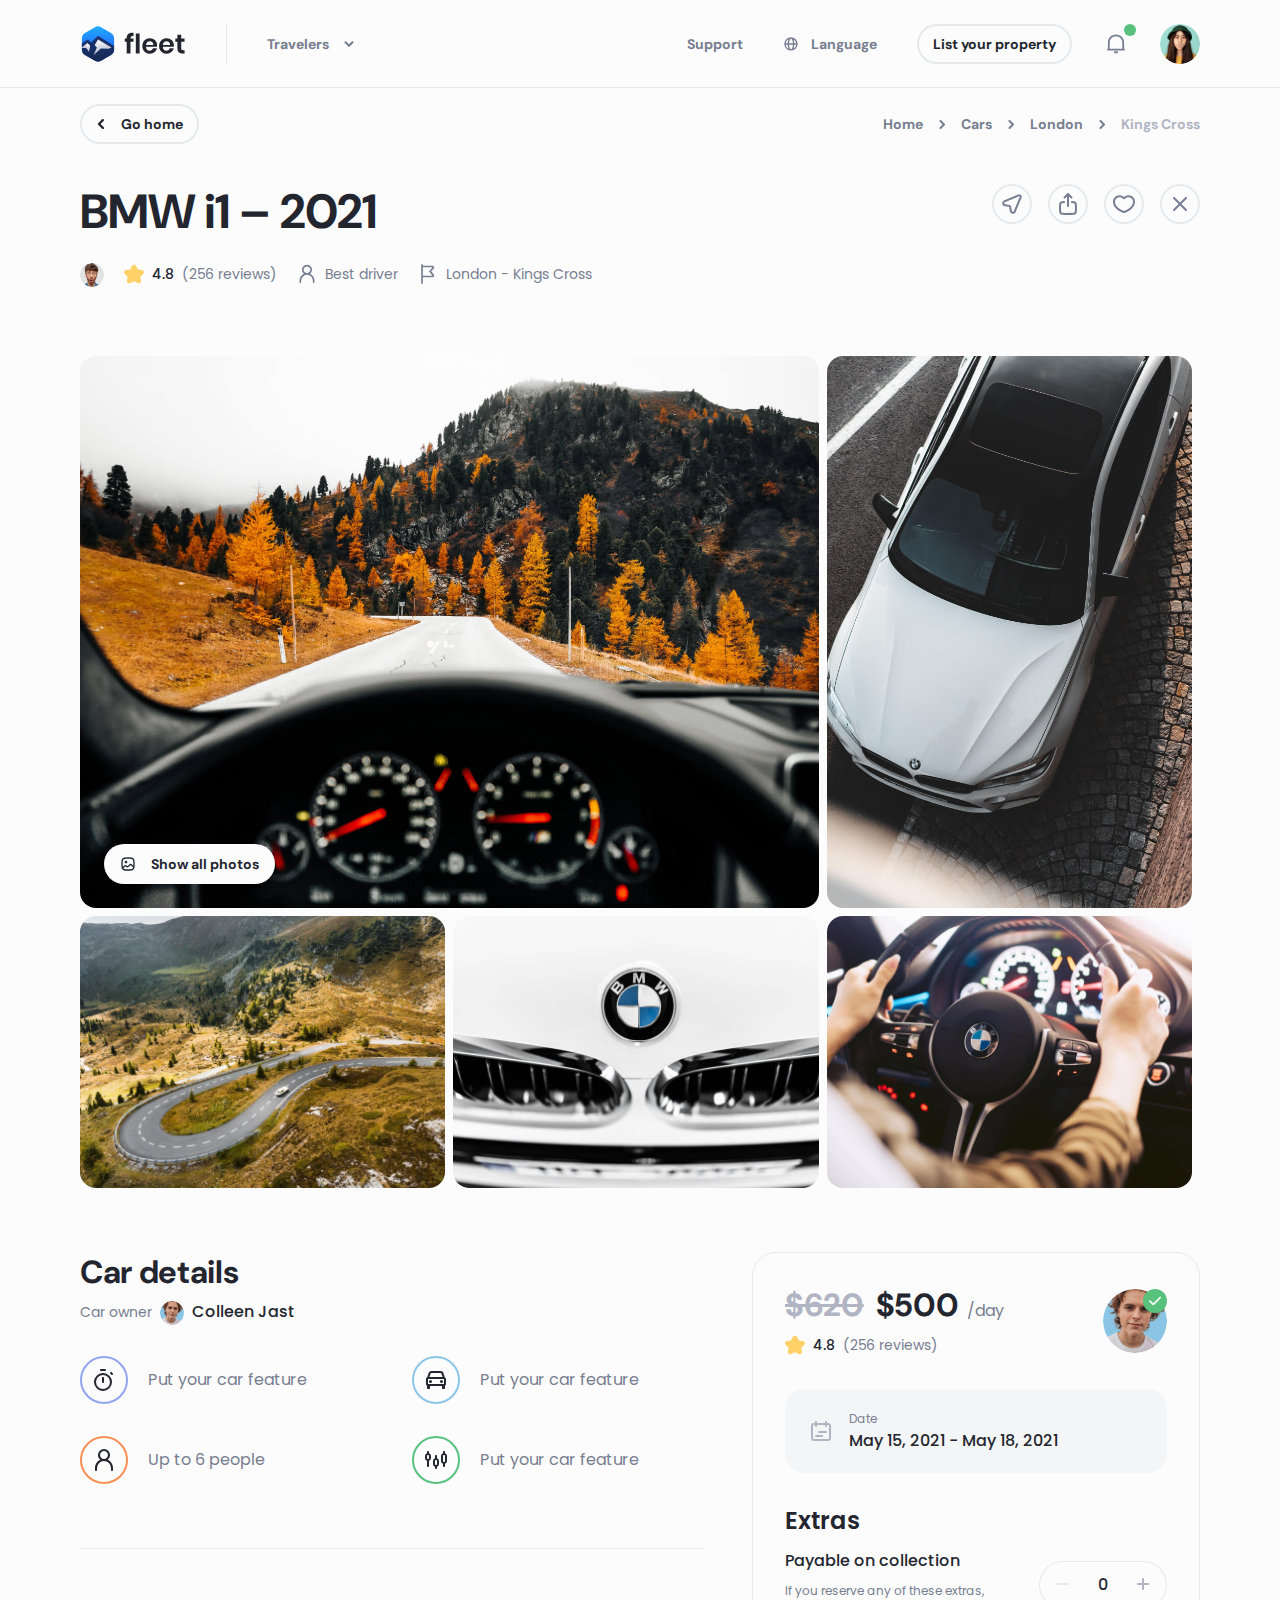
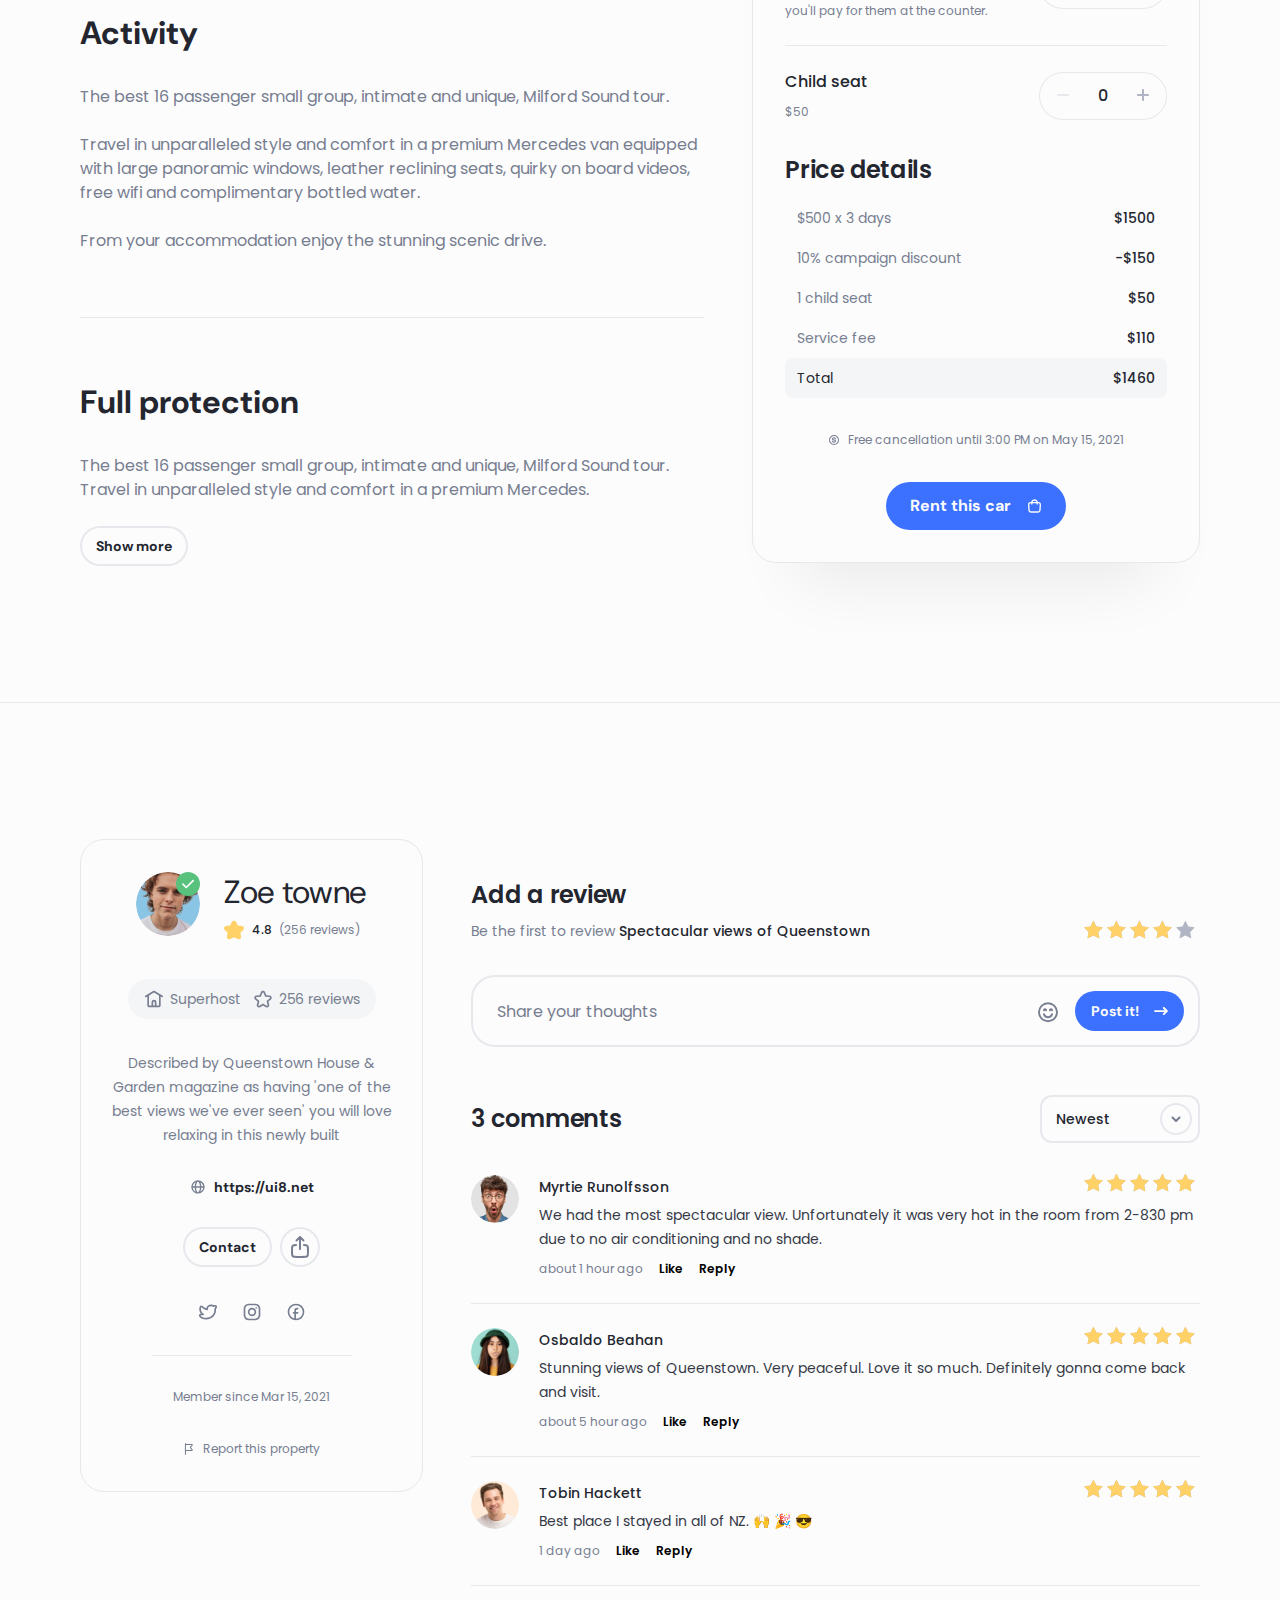
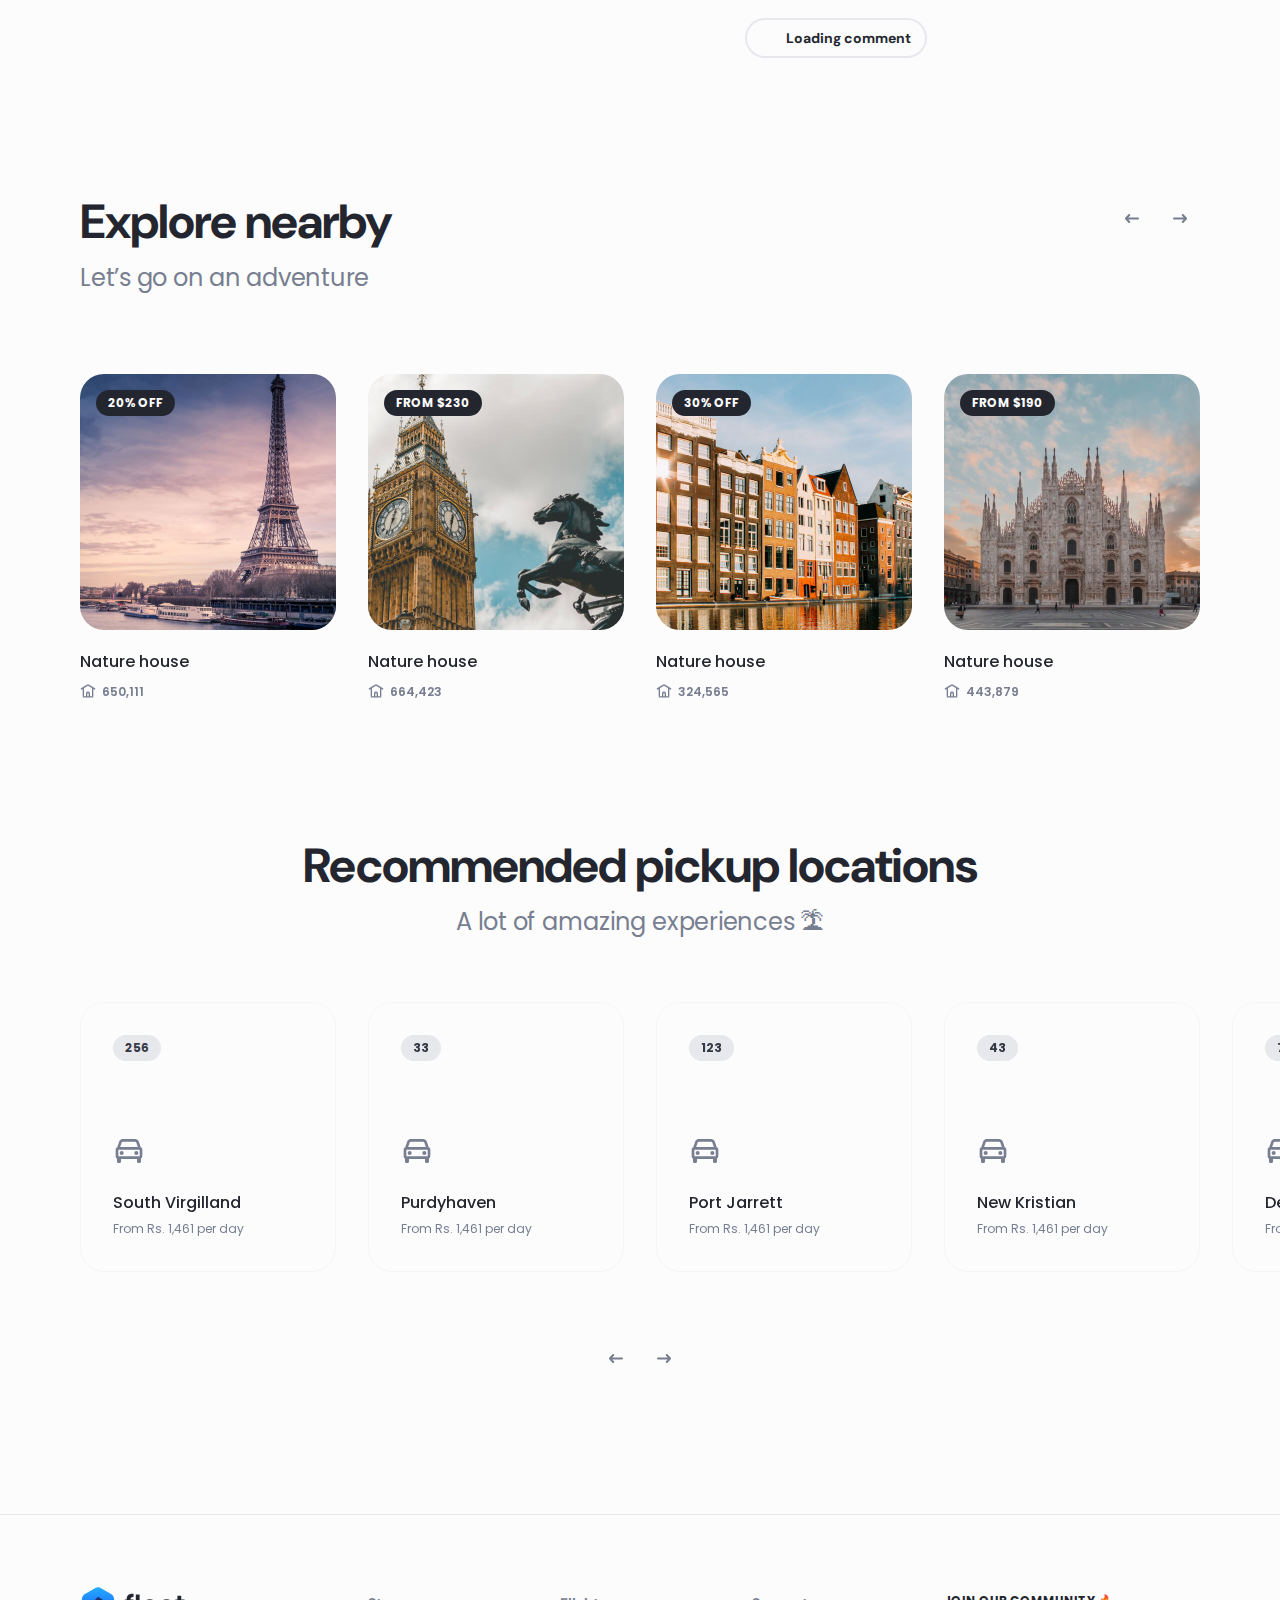
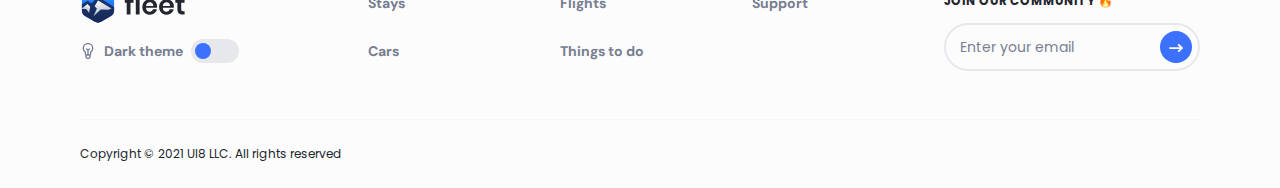
<file: cars-product.html>
<!DOCTYPE html>
<html lang="en">
  <head>
    <meta charset="utf-8">
    <title>Fleet</title>
    <meta http-equiv="X-UA-Compatible" content="IE=Edge">
    <meta name="viewport" content="width=device-width, initial-scale=1, maximum-scale=1.0, user-scalable=no">
    <meta name="format-detection" content="telephone=no">
    <link rel="apple-touch-icon" sizes="180x180" href="img/apple-touch-icon.png">
    <link rel="icon" type="image/png" sizes="32x32" href="img/favicon-32x32.png">
    <link rel="icon" type="image/png" sizes="16x16" href="img/favicon-16x16.png">
    <link rel="manifest" href="img/site.webmanifest">
    <link rel="mask-icon" href="img/safari-pinned-tab.svg" color="#5bbad5">
    <meta name="msapplication-TileColor" content="#da532c">
    <meta name="theme-color" content="#ffffff">
    <meta name="description" content="Epic Travel Shopping Design Kit">
    <meta name="twitter:card" content="summary">
    <meta name="twitter:site" content="@ui8">
    <meta name="twitter:title" content="Fleet – Travel Shopping UI Kit">
    <meta name="twitter:description" content="Epic Travel Shopping Design Kit">
    <meta name="twitter:creator" content="@ui8">
    <meta name="twitter:image" content="https://ui8-fleet-html.herokuapp.com/img/twitter-card.jpg">
    <meta property="og:title" content="Fleet – Travel Shopping UI Kit">
    <meta property="og:type" content="Article">
    <meta property="og:url" content="https://ui8.net/ui8/products/fleet--travel-shopping-ui-design-kit">
    <meta property="og:image" content="https://ui8-fleet-html.herokuapp.com/img/fb-og-image.jpg">
    <meta property="og:description" content="Epic Travel Shopping Design Kit">
    <meta property="og:site_name" content="Fleet – Travel Shopping UI Kit">
    <meta property="fb:admins" content="132951670226590">
    <link rel="preconnect" href="https://fonts.gstatic.com">
    <link href="https://fonts.googleapis.com/css2?family=DM+Sans:wght@700&amp;family=Poppins:wght@400;500;600;700&amp;display=swap" rel="stylesheet">
    <link rel="stylesheet" media="all" href="css/app.min.css">
    <script>
      var viewportmeta = document.querySelector('meta[name="viewport"]');
      if (viewportmeta) {
        if (screen.width < 375) {
          var newScale = screen.width / 375;
          viewportmeta.content = 'width=375, minimum-scale=' + newScale + ', maximum-scale=1.0, user-scalable=no, initial-scale=' + newScale + '';
        } else {
          viewportmeta.content = 'width=device-width, maximum-scale=1.0, initial-scale=1.0';
        }
      }
    </script>
  </head>
  <body>
    <script>
      console.log(localStorage.getItem('darkMode'));
      if (localStorage.getItem('darkMode') === "on") {
        document.body.classList.add("dark");
        document.addEventListener("DOMContentLoaded", function() {
          document.querySelector('.js-theme input').checked = true;
        });
      }
    </script>
    <!-- outer-->
    <div class="outer">
      <!-- header-->
      <header class="header js-header header_border">
        <div class="header__center center"><a class="header__logo" href="index.html"><img class="some-icon" src="img/logo-dark.svg" alt="Fleet"><img class="some-icon-dark" src="img/logo-light.svg" alt="Fleet"></a>
          <div class="header__wrapper js-header-wrapper">
            <div class="header__item header__item_dropdown js-header-item">
              <button class="header__head js-header-head">Travelers
                <svg class="icon icon-arrow-down">
                  <use xlink:href="#icon-arrow-down"></use>
                </svg>
              </button>
              <div class="header__body js-header-body">
                <div class="header__menu"><a class="header__link" href="index.html">
                    <svg class="icon icon-comment">
                      <use xlink:href="#icon-comment"></use>
                    </svg>Stays</a><a class="header__link" href="flights.html">
                    <svg class="icon icon-email">
                      <use xlink:href="#icon-email"></use>
                    </svg>Flights</a><a class="header__link" href="things-to-do.html">
                    <svg class="icon icon-home">
                      <use xlink:href="#icon-home"></use>
                    </svg>Things to do</a><a class="header__link active" href="cars.html">
                    <svg class="icon icon-email">
                      <use xlink:href="#icon-email"></use>
                    </svg>Cars</a></div>
              </div>
            </div><a class="header__item" href="support.html">Support</a>
            <div class="header__item header__item_language js-header-item">
              <button class="header__head js-header-head">
                <svg class="icon icon-globe">
                  <use xlink:href="#icon-globe"></use>
                </svg>Language
              </button>
              <div class="header__body js-header-body">
                <div class="header__list"><a class="header__box active" href="#">
                    <div class="header__category">English</div>
                    <div class="header__country">United States</div></a><a class="header__box" href="#">
                    <div class="header__category">Vietnamese</div>
                    <div class="header__country">Vietnamese</div></a><a class="header__box" href="#">
                    <div class="header__category">Français</div>
                    <div class="header__country">Belgique</div></a><a class="header__box" href="#">
                    <div class="header__category">Français</div>
                    <div class="header__country">Canada</div></a></div>
              </div>
            </div><a class="button button-stroke button-small header__button" href="list-your-property.html">List your property</a>
          </div>
          <div class="header__item header__item_notification js-header-item">
            <button class="header__head js-header-head active">
              <svg class="icon icon-notification">
                <use xlink:href="#icon-notification"></use>
              </svg>
            </button>
            <div class="header__body js-header-body">
              <div class="header__title">Notification</div>
              <div class="header__notifications"><a class="header__notification" href="message-center.html">
                  <div class="header__avatar"><img src="img/content/avatar-1.jpg" alt="Avatar"></div>
                  <div class="header__details">
                    <div class="header__subtitle">Kohaku Tora</div>
                    <div class="header__content">just sent you a message</div>
                    <div class="header__date">1 minute ago</div>
                    <div class="header__status" style="background-color: #3B71FE;"></div>
                  </div></a><a class="header__notification" href="message-center.html">
                  <div class="header__avatar"><img src="img/content/avatar-1.jpg" alt="Avatar"></div>
                  <div class="header__details">
                    <div class="header__subtitle">Kohaku Tora</div>
                    <div class="header__content">just sent you a message</div>
                    <div class="header__date">3 hours ago</div>
                    <div class="header__status" style="background-color: #3B71FE;"></div>
                  </div></a></div>
            </div>
          </div><a class="header__login js-popup-open" href="#popup-login" data-effect="mfp-zoom-in">
            <svg class="icon icon-user">
              <use xlink:href="#icon-user"></use>
            </svg></a>
          <div class="header__item header__item_user js-header-item">
            <button class="header__head js-header-head"><img src="img/content/avatar-2.jpg" alt="Avatar"></button>
            <div class="header__body js-header-body">
              <div class="header__group">
                <div class="header__menu"><a class="header__link" href="message-center.html">
                    <svg class="icon icon-comment">
                      <use xlink:href="#icon-comment"></use>
                    </svg>Messages</a><a class="header__link" href="bookings-list.html">
                    <svg class="icon icon-home">
                      <use xlink:href="#icon-home"></use>
                    </svg>Bookings</a><a class="header__link" href="wishlists.html">
                    <svg class="icon icon-email">
                      <use xlink:href="#icon-email"></use>
                    </svg>Wishlists</a></div>
                <div class="header__menu"><a class="header__link" href="list-your-property.html">
                    <svg class="icon icon-building">
                      <use xlink:href="#icon-building"></use>
                    </svg>List your property</a><a class="header__link" href="host-an-experience.html">
                    <svg class="icon icon-flag">
                      <use xlink:href="#icon-flag"></use>
                    </svg>Host an experience</a></div>
              </div>
              <div class="header__btns"><a class="button button-small header__button" href="account-setting.html">Account</a>
                <button class="button-stroke button-small header__button">Log out</button>
              </div>
            </div>
          </div>
          <button class="header__burger js-header-burger"></button>
        </div>
      </header>
      <!-- outer content-->
      <div class="outer__inner">
        <div class="section-mb64 product">
          <div class="product__center center">
            <div class="control"><a class="button-stroke button-small control__button" href="cars-category.html">
                <svg class="icon icon-arrow-left">
                  <use xlink:href="#icon-arrow-left"></use>
                </svg><span>Go home</span></a>
              <ul class="breadcrumbs">
                <li class="breadcrumbs__item"><a class="breadcrumbs__link" href="index.html">Home</a></li>
                <li class="breadcrumbs__item"><a class="breadcrumbs__link" href="cars.html">Cars</a></li>
                <li class="breadcrumbs__item"><a class="breadcrumbs__link" href="cars-category.html">London</a></li>
                <li class="breadcrumbs__item">Kings Cross</li>
              </ul>
            </div>
            <div class="product__head">
              <div class="product__box">
                <h2 class="product__title h2">BMW i1 – 2021</h2>
                <div class="product__line">
                  <div class="product__avatar"><img src="img/content/avatar-1.jpg" alt="Avatar"></div>
                  <div class="product__rating">
                    <svg class="icon icon-star">
                      <use xlink:href="#icon-star"></use>
                    </svg>
                    <div class="product__number">4.8</div>
                    <div class="product__reviews">(256 reviews)</div>
                  </div>
                  <div class="product__options">
                    <div class="product__option">
                      <svg class="icon icon-user">
                        <use xlink:href="#icon-user"></use>
                      </svg>Best driver
                    </div>
                    <div class="product__option">
                      <svg class="icon icon-flag">
                        <use xlink:href="#icon-flag"></use>
                      </svg>London - Kings Cross
                    </div>
                  </div>
                </div>
              </div>
              <div class="actions js-actions">
                <div class="actions__list">
                  <div class="actions__item actions__item_map js-actions-item">
                    <button class="button-circle-stroke button-small actions__button js-actions-button">
                      <svg class="icon icon-location">
                        <use xlink:href="#icon-location"></use>
                      </svg>
                    </button>
                    <div class="actions__body js-actions-body">
                      <iframe src="https://www.google.com/maps/embed?pb=!1m18!1m12!1m3!1d63817.0803287881!2d168.63234961382247!3d-45.04173987887954!2m3!1f0!2f0!3f0!3m2!1i1024!2i768!4f13.1!3m3!1m2!1s0xa9d51df1d7a8de5f%3A0x500ef868479a600!2z0JrRg9C40L3RgdGC0LDRg9C9LCDQndC-0LLQsNGPINCX0LXQu9Cw0L3QtNC40Y8!5e0!3m2!1sru!2sua!4v1624887132616!5m2!1sru!2sua" width="600" height="450"></iframe>
                    </div>
                  </div>
                  <div class="actions__item actions__item_share js-actions-item">
                    <button class="button-circle-stroke button-small actions__button js-actions-button">
                      <svg class="icon icon-share">
                        <use xlink:href="#icon-share"></use>
                      </svg>
                    </button>
                    <div class="actions__body js-actions-body">
                      <div class="actions__title">Share link to this page</div>
                      <div class="actions__list share-btn" data-url="https://ui8.net"><a class="actions__link btn-twitter" data-id="tw"><span>
                            <svg class="icon icon-twitter">
                              <use xlink:href="#icon-twitter"></use>
                            </svg></span></a><a class="actions__link btn-facebook" data-id="fb"><span>
                            <svg class="icon icon-facebook">
                              <use xlink:href="#icon-facebook"></use>
                            </svg></span></a></div>
                    </div>
                  </div>
                  <div class="actions__item">
                    <button class="button-circle-stroke button-small actions__favorite js-actions-favorite">
                      <svg class="icon icon-heart">
                        <use xlink:href="#icon-heart"></use>
                      </svg>
                      <svg class="icon icon-heart-fill">
                        <use xlink:href="#icon-heart-fill"></use>
                      </svg>
                    </button>
                  </div>
                  <div class="actions__item"><a class="button-circle-stroke button-small actions__button" href="stays-category.html">
                      <svg class="icon icon-close">
                        <use xlink:href="#icon-close"></use>
                      </svg></a></div>
                </div>
              </div>
            </div>
            <div class="gallery">
              <div class="gallery__list gallery__list_cars">
                <div class="gallery__preview"><a class="gallery__view" href="img/content/photo-3.1.jpg" data-fancybox="gallery" data-caption="BMW i1 – 2021"><img src="img/content/photo-3.1.jpg" alt="Gallery"></a><a class="button-white button-small gallery__button" href="full-photo-grid.html">
                    <svg class="icon icon-image">
                      <use xlink:href="#icon-image"></use>
                    </svg><span>Show all photos</span></a></div><a class="gallery__preview" href="img/content/photo-3.2.jpg" data-fancybox="gallery"><img src="img/content/photo-3.2.jpg" alt="Gallery"></a><a class="gallery__preview" href="img/content/photo-3.3.jpg" data-fancybox="gallery"><img src="img/content/photo-3.3.jpg" alt="Gallery"></a><a class="gallery__preview" href="img/content/photo-3.4.jpg" data-fancybox="gallery"><img src="img/content/photo-3.4.jpg" alt="Gallery"></a><a class="gallery__preview" href="img/content/photo-3.5.jpg" data-fancybox="gallery"><img src="img/content/photo-3.5.jpg" alt="Gallery"></a>
              </div>
            </div>
          </div>
        </div>
        <div class="section description">
          <div class="description__center center">
            <div class="description__wrapper">
              <h4 class="description__title h4">Car details</h4>
              <div class="description__profile"><span>Car owner</span>
                <div class="description__avatar"><img src="img/content/avatar.jpg" alt="Avatar"></div>
                <div class="description__name">Colleen Jast</div>
              </div>
              <div class="description__list">
                <div class="description__item">
                  <div class="description__icon" style="border-color: #92A5EF;">
                    <svg class="icon icon-stopwatch">
                      <use xlink:href="#icon-stopwatch"></use>
                    </svg>
                  </div>Put your car feature
                </div>
                <div class="description__item">
                  <div class="description__icon" style="border-color: #8BC5E5;">
                    <svg class="icon icon-car">
                      <use xlink:href="#icon-car"></use>
                    </svg>
                  </div>Put your car feature
                </div>
                <div class="description__item">
                  <div class="description__icon" style="border-color: #FA8F54;">
                    <svg class="icon icon-user">
                      <use xlink:href="#icon-user"></use>
                    </svg>
                  </div>Up to 6 people
                </div>
                <div class="description__item">
                  <div class="description__icon" style="border-color: #58C27D;">
                    <svg class="icon icon-candlesticks">
                      <use xlink:href="#icon-candlesticks"></use>
                    </svg>
                  </div>Put your car feature
                </div>
              </div>
              <div class="description__group">
                <div class="description__section">
                  <div class="description__content">
                    <h4>Activity</h4>
                    <p>The best 16 passenger small group, intimate and unique, Milford Sound tour. </p>
                    <p>Travel in unparalleled style and comfort in a premium Mercedes van equipped with large panoramic windows, leather reclining seats, quirky on board videos, free wifi and complimentary bottled water.  </p>
                    <p>From your accommodation enjoy the stunning scenic drive.</p>
                  </div>
                </div>
                <div class="description__section">
                  <div class="description__content">
                    <h4>Full protection</h4>
                    <p>The best 16 passenger small group, intimate and unique, Milford Sound tour. Travel in unparalleled style and comfort in a premium Mercedes.</p>
                  </div>
                  <div class="description__content description__content_hide">
                    <p>Travel in unparalleled style and comfort in a premium Mercedes van equipped with large panoramic windows, leather reclining seats, quirky on board videos, free wifi and complimentary bottled water.  </p>
                    <p>From your accommodation enjoy the stunning scenic drive.</p>
                    <p>The best 16 passenger small group, intimate and unique, Milford Sound tour. Travel in unparalleled style and comfort in a premium Mercedes.</p>
                  </div>
                  <button class="button-stroke button-small description__button">Show more</button>
                </div>
              </div>
            </div>
            <div class="receipt">
              <div class="receipt__head">
                <div class="receipt__details">
                  <div class="receipt__cost">
                    <div class="receipt__old">$620</div>
                    <div class="receipt__actual">$500</div>
                    <div class="receipt__note">/day</div>
                  </div>
                  <div class="receipt__rating">
                    <svg class="icon icon-star">
                      <use xlink:href="#icon-star"></use>
                    </svg>
                    <div class="receipt__number">4.8</div>
                    <div class="receipt__reviews">(256 reviews)</div>
                  </div>
                </div>
                <div class="receipt__avatar"><img src="img/content/avatar.jpg" alt="Avatar">
                  <div class="receipt__check">
                    <svg class="icon icon-check">
                      <use xlink:href="#icon-check"></use>
                    </svg>
                  </div>
                </div>
              </div>
              <div class="receipt__description">
                <div class="receipt__item">
                  <div class="receipt__icon">
                    <svg class="icon icon-calendar">
                      <use xlink:href="#icon-calendar"></use>
                    </svg>
                  </div>
                  <div class="receipt__box">
                    <div class="receipt__category">Date</div>
                    <div class="receipt__subtitle">May 15, 2021 - May 18, 2021</div>
                  </div>
                </div>
              </div>
              <div class="receipt__stage">Extras</div>
              <div class="receipt__settings">
                <div class="receipt__setting">
                  <div class="receipt__wrap">
                    <div class="receipt__subtitle">Payable on collection</div>
                    <div class="receipt__content">If you reserve any of these extras, you'll pay for them at the counter.</div>
                  </div>
                  <div class="counter js-counter" data-min="0">
                    <button class="counter__button js-counter-button js-counter-minus disabled" type="button">
                      <svg class="icon icon-minus">
                        <use xlink:href="#icon-minus"></use>
                      </svg>
                    </button>
                    <div class="counter__value js-counter-value"></div>
                    <button class="counter__button js-counter-button js-counter-plus" type="button">
                      <svg class="icon icon-plus">
                        <use xlink:href="#icon-plus"></use>
                      </svg>
                    </button>
                    <input class="js-counter-input js-counter-result js-counter-babies" type="hidden">
                  </div>
                </div>
                <div class="receipt__setting">
                  <div class="receipt__wrap">
                    <div class="receipt__subtitle">Child seat</div>
                    <div class="receipt__content">$50</div>
                  </div>
                  <div class="counter js-counter" data-min="0">
                    <button class="counter__button js-counter-button js-counter-minus disabled" type="button">
                      <svg class="icon icon-minus">
                        <use xlink:href="#icon-minus"></use>
                      </svg>
                    </button>
                    <div class="counter__value js-counter-value"></div>
                    <button class="counter__button js-counter-button js-counter-plus" type="button">
                      <svg class="icon icon-plus">
                        <use xlink:href="#icon-plus"></use>
                      </svg>
                    </button>
                    <input class="js-counter-input js-counter-result js-counter-babies" type="hidden">
                  </div>
                </div>
              </div>
              <div class="receipt__stage">Price details</div>
              <div class="receipt__table">
                <div class="receipt__line">
                  <div class="receipt__cell">$500 x 3 days</div>
                  <div class="receipt__cell">$1500</div>
                </div>
                <div class="receipt__line">
                  <div class="receipt__cell">10% campaign discount</div>
                  <div class="receipt__cell">-$150</div>
                </div>
                <div class="receipt__line">
                  <div class="receipt__cell">1 child seat</div>
                  <div class="receipt__cell">$50</div>
                </div>
                <div class="receipt__line">
                  <div class="receipt__cell">Service fee</div>
                  <div class="receipt__cell">$110</div>
                </div>
                <div class="receipt__line">
                  <div class="receipt__cell">Total</div>
                  <div class="receipt__cell">$1460</div>
                </div>
              </div>
              <div class="receipt__foot">
                <div class="receipt__free">
                  <svg class="icon icon-coin">
                    <use xlink:href="#icon-coin"></use>
                  </svg>Free cancellation until 3:00 PM on May 15, 2021
                </div><a class="button receipt__button" href="cars-checkout.html"><span>Rent this car</span>
                  <svg class="icon icon-bag">
                    <use xlink:href="#icon-bag"></use>
                  </svg></a>
              </div>
            </div>
          </div>
        </div>
        <div class="section comments">
          <div class="comments__center center">
            <div class="profile">
              <div class="profile__head">
                <div class="profile__line">
                  <div class="profile__avatar"><img src="img/content/avatar.jpg" alt="Avatar">
                    <div class="profile__check">
                      <svg class="icon icon-check">
                        <use xlink:href="#icon-check"></use>
                      </svg>
                    </div>
                  </div>
                  <div class="profile__details">
                    <div class="profile__man">Zoe towne</div>
                    <div class="profile__rating">
                      <svg class="icon icon-star">
                        <use xlink:href="#icon-star"></use>
                      </svg>
                      <div class="profile__number">4.8</div>
                      <div class="profile__reviews">(256 reviews)</div>
                    </div>
                  </div>
                </div>
              </div>
              <div class="profile__body">
                <div class="profile__parameters">
                  <div class="profile__parameter">
                    <svg class="icon icon-home">
                      <use xlink:href="#icon-home"></use>
                    </svg>Superhost
                  </div>
                  <div class="profile__parameter">
                    <svg class="icon icon-star-outline">
                      <use xlink:href="#icon-star-outline"></use>
                    </svg>256 reviews
                  </div>
                </div>
                <div class="profile__info">Described by Queenstown House & Garden magazine as having 'one of the best views we've ever seen' you will love relaxing in this newly built</div><a class="profile__site" href="https://ui8.net" target="_blank">
                  <svg class="icon icon-globe">
                    <use xlink:href="#icon-globe"></use>
                  </svg>https://ui8.net</a>
                <div class="profile__control"><a class="button-stroke button-small profile__button" href="message-center.html">Contact</a>
                  <div class="actions js-actions">
                    <div class="actions__item actions__item_share js-actions-item">
                      <button class="button-circle-stroke button-small actions__button js-actions-button">
                        <svg class="icon icon-share">
                          <use xlink:href="#icon-share"></use>
                        </svg>
                      </button>
                      <div class="actions__body actions__body_up js-actions-body">
                        <div class="actions__title">Share link to this page</div>
                        <div class="actions__list share-btn" data-url="https://ui8.net"><a class="actions__link btn-twitter" data-id="tw"><span>
                              <svg class="icon icon-twitter">
                                <use xlink:href="#icon-twitter"></use>
                              </svg></span></a><a class="actions__link btn-facebook" data-id="fb"><span>
                              <svg class="icon icon-facebook">
                                <use xlink:href="#icon-facebook"></use>
                              </svg></span></a></div>
                      </div>
                    </div>
                  </div>
                </div>
                <div class="profile__socials"><a class="profile__social" href="https://twitter.com/ui8" target="_blank">
                    <svg class="icon icon-twitter">
                      <use xlink:href="#icon-twitter"></use>
                    </svg></a><a class="profile__social" href="https://www.instagram.com/ui8net/" target="_blank">
                    <svg class="icon icon-instagram">
                      <use xlink:href="#icon-instagram"></use>
                    </svg></a><a class="profile__social" href="https://www.facebook.com/ui8.net/" target="_blank">
                    <svg class="icon icon-facebook">
                      <use xlink:href="#icon-facebook"></use>
                    </svg></a></div>
                <div class="profile__note">Member since Mar 15, 2021</div>
                <button class="profile__report">
                  <svg class="icon icon-flag">
                    <use xlink:href="#icon-flag"></use>
                  </svg>Report this property
                </button>
              </div>
            </div>
            <div class="comment">
              <form class="comment__form">
                <div class="comment__title">Add a review</div>
                <div class="comment__head">
                  <div class="comment__text">Be the first to review <span>Spectacular views of Queenstown</span></div>
                  <div class="rating js-rating" data-rating="4" data-read="false"></div>
                </div>
                <div class="comment__field">
                  <input class="comment__input" type="text" name="comment" placeholder="Share your thoughts" required>
                  <div class="smile js-smile">
                    <button class="smile__button js-smile-button" type="button">
                      <svg class="icon icon-smile">
                        <use xlink:href="#icon-smile"></use>
                      </svg>
                      <svg class="icon icon-smile-fill">
                        <use xlink:href="#icon-smile-fill"></use>
                      </svg>
                    </button>
                    <div class="smile__body js-smile-body">
                      <div class="smile__item">❤️</div>
                      <div class="smile__item">🙌</div>
                      <div class="smile__item">👍</div>
                      <div class="smile__item">😊</div>
                      <div class="smile__item">🤣</div>
                      <div class="smile__item">😡</div>
                    </div>
                  </div>
                  <button class="button-small comment__button"><span>Post it!</span>
                    <svg class="icon icon-arrow-next">
                      <use xlink:href="#icon-arrow-next"></use>
                    </svg>
                  </button>
                </div>
              </form>
              <div class="comment__head">
                <div class="comment__title">3 comments</div>
                <select class="select">
                  <option>Newest</option>
                  <option>Popular</option>
                  <option>All</option>
                </select>
              </div>
              <div class="comment__list">
                                <div class="comment__item">
                                  <div class="comment__avatar"><img src="img/content/avatar-1.jpg" alt="Avatar"></div>
                                  <div class="comment__details">
                                    <div class="comment__top">
                                      <div class="comment__author">Myrtie Runolfsson</div>
                                      <div class="rating js-rating" data-rating="5" data-read="true"></div>
                                    </div>
                                    <div class="comment__content">We had the most spectacular view. Unfortunately it was very hot in the room from 2-830 pm due to no air conditioning and no shade.</div>
                                    <div class="comment__foot">
                                      <div class="comment__time">about 1 hour ago</div>
                                      <div class="comment__actions">
                                        <button class="comment__action">Like</button>
                                        <button class="comment__action">Reply</button>
                                      </div>
                                    </div>
                                  </div>
                                </div>
                                <div class="comment__item">
                                  <div class="comment__avatar"><img src="img/content/avatar-2.jpg" alt="Avatar"></div>
                                  <div class="comment__details">
                                    <div class="comment__top">
                                      <div class="comment__author">Osbaldo Beahan</div>
                                      <div class="rating js-rating" data-rating="5" data-read="true"></div>
                                    </div>
                                    <div class="comment__content">Stunning views of Queenstown. Very peaceful. Love it so much. Definitely gonna come back and visit.</div>
                                    <div class="comment__foot">
                                      <div class="comment__time">about 5 hour ago</div>
                                      <div class="comment__actions">
                                        <button class="comment__action">Like</button>
                                        <button class="comment__action">Reply</button>
                                      </div>
                                    </div>
                                  </div>
                                </div>
                                <div class="comment__item">
                                  <div class="comment__avatar"><img src="img/content/avatar-3.jpg" alt="Avatar"></div>
                                  <div class="comment__details">
                                    <div class="comment__top">
                                      <div class="comment__author">Tobin Hackett</div>
                                      <div class="rating js-rating" data-rating="5" data-read="true"></div>
                                    </div>
                                    <div class="comment__content">Best place I stayed in all of NZ. 🙌 🎉 😎</div>
                                    <div class="comment__foot">
                                      <div class="comment__time">1 day ago</div>
                                      <div class="comment__actions">
                                        <button class="comment__action">Like</button>
                                        <button class="comment__action">Reply</button>
                                      </div>
                                    </div>
                                  </div>
                                </div>
              </div>
              <div class="comment__btns">
                <button class="button-stroke button-small comment__button">
                  <div class="loader"></div><span>Loading comment</span>
                </button>
              </div>
            </div>
          </div>
        </div>
        <div class="section browse">
          <div class="browse__center center">
            <div class="browse__inner">
              <div class="browse__head">
                <h2 class="browse__title h2">Explore nearby</h2>
                <div class="browse__info info">Let’s go on an adventure</div>
              </div>
              <div class="browse__wrapper">
                <div class="browse__slider js-slider-browse"><a class="browse__card" href="stays-category.html">
                                      <div class="browse__preview"><img srcSet="img/content/browse-pic-6.jpg 2x" src="img/content/browse-pic-6@2x.jpg" alt="Card">
                                        <div class="status-black browse__category">20% off</div>
                                      </div>
                                      <div class="browse__subtitle">Nature house</div>
                                      <div class="browse__content">
                                        <svg class="icon icon-home">
                                          <use xlink:href="#icon-home"></use>
                                        </svg>650,111
                                      </div></a><a class="browse__card" href="stays-category.html">
                                      <div class="browse__preview"><img srcSet="img/content/browse-pic-7.jpg 2x" src="img/content/browse-pic-7@2x.jpg" alt="Card">
                                        <div class="status-black browse__category">from $230</div>
                                      </div>
                                      <div class="browse__subtitle">Nature house</div>
                                      <div class="browse__content">
                                        <svg class="icon icon-home">
                                          <use xlink:href="#icon-home"></use>
                                        </svg>664,423
                                      </div></a><a class="browse__card" href="stays-category.html">
                                      <div class="browse__preview"><img srcSet="img/content/browse-pic-8.jpg 2x" src="img/content/browse-pic-8@2x.jpg" alt="Card">
                                        <div class="status-black browse__category">30% off</div>
                                      </div>
                                      <div class="browse__subtitle">Nature house</div>
                                      <div class="browse__content">
                                        <svg class="icon icon-home">
                                          <use xlink:href="#icon-home"></use>
                                        </svg>324,565
                                      </div></a><a class="browse__card" href="stays-category.html">
                                      <div class="browse__preview"><img srcSet="img/content/browse-pic-9.jpg 2x" src="img/content/browse-pic-9@2x.jpg" alt="Card">
                                        <div class="status-black browse__category">from $190</div>
                                      </div>
                                      <div class="browse__subtitle">Nature house</div>
                                      <div class="browse__content">
                                        <svg class="icon icon-home">
                                          <use xlink:href="#icon-home"></use>
                                        </svg>443,879
                                      </div></a><a class="browse__card" href="stays-category.html">
                                      <div class="browse__preview"><img srcSet="img/content/browse-pic-1.jpg 2x" src="img/content/browse-pic-1@2x.jpg" alt="Card">
                                        <div class="status-black browse__category">20% off</div>
                                      </div>
                                      <div class="browse__subtitle">Nature house</div>
                                      <div class="browse__content">
                                        <svg class="icon icon-home">
                                          <use xlink:href="#icon-home"></use>
                                        </svg>650,111
                                      </div></a><a class="browse__card" href="stays-category.html">
                                      <div class="browse__preview"><img srcSet="img/content/browse-pic-2.jpg 2x" src="img/content/browse-pic-2@2x.jpg" alt="Card">
                                        <div class="status-black browse__category">from $230</div>
                                      </div>
                                      <div class="browse__subtitle">Nature house</div>
                                      <div class="browse__content">
                                        <svg class="icon icon-home">
                                          <use xlink:href="#icon-home"></use>
                                        </svg>664,423
                                      </div></a><a class="browse__card" href="stays-category.html">
                                      <div class="browse__preview"><img srcSet="img/content/browse-pic-3.jpg 2x" src="img/content/browse-pic-3@2x.jpg" alt="Card">
                                        <div class="status-black browse__category">20% off</div>
                                      </div>
                                      <div class="browse__subtitle">Nature house</div>
                                      <div class="browse__content">
                                        <svg class="icon icon-home">
                                          <use xlink:href="#icon-home"></use>
                                        </svg>324,565
                                      </div></a>
                </div>
              </div>
            </div>
          </div>
        </div>
        <div class="section categories">
          <div class="categories__center center">
            <div class="categories__inner">
              <div class="categories__head">
                <h2 class="categories__title h2">Recommended pickup locations</h2>
                <div class="categories__info info">A lot of amazing experiences 🏝</div>
              </div>
              <div class="categories__wrapper">
                <div class="categories__slider js-slider-categories"><a class="categories__item" href="cars-category-2.html">
                                      <div class="status categories__counter">256</div>
                                      <div class="categories__icon">
                                        <svg class="icon icon-car">
                                          <use xlink:href="#icon-car"></use>
                                        </svg>
                                      </div>
                                      <div class="categories__subtitle">South Virgilland</div>
                                      <div class="categories__content">From Rs. 1,461 per day</div></a><a class="categories__item" href="cars-category-2.html">
                                      <div class="status categories__counter">33</div>
                                      <div class="categories__icon">
                                        <svg class="icon icon-car">
                                          <use xlink:href="#icon-car"></use>
                                        </svg>
                                      </div>
                                      <div class="categories__subtitle">Purdyhaven</div>
                                      <div class="categories__content">From Rs. 1,461 per day</div></a><a class="categories__item" href="cars-category-2.html">
                                      <div class="status categories__counter">123</div>
                                      <div class="categories__icon">
                                        <svg class="icon icon-car">
                                          <use xlink:href="#icon-car"></use>
                                        </svg>
                                      </div>
                                      <div class="categories__subtitle">Port Jarrett</div>
                                      <div class="categories__content">From Rs. 1,461 per day</div></a><a class="categories__item" href="cars-category-2.html">
                                      <div class="status categories__counter">43</div>
                                      <div class="categories__icon">
                                        <svg class="icon icon-car">
                                          <use xlink:href="#icon-car"></use>
                                        </svg>
                                      </div>
                                      <div class="categories__subtitle">New Kristian</div>
                                      <div class="categories__content">From Rs. 1,461 per day</div></a><a class="categories__item" href="cars-category-2.html">
                                      <div class="status categories__counter">73</div>
                                      <div class="categories__icon">
                                        <svg class="icon icon-car">
                                          <use xlink:href="#icon-car"></use>
                                        </svg>
                                      </div>
                                      <div class="categories__subtitle">Demetrisfort</div>
                                      <div class="categories__content">From Rs. 1,461 per day</div></a><a class="categories__item" href="cars-category-2.html">
                                      <div class="status categories__counter">11</div>
                                      <div class="categories__icon">
                                        <svg class="icon icon-car">
                                          <use xlink:href="#icon-car"></use>
                                        </svg>
                                      </div>
                                      <div class="categories__subtitle">South Virgilland</div>
                                      <div class="categories__content">From Rs. 1,461 per day</div></a><a class="categories__item" href="cars-category-2.html">
                                      <div class="status categories__counter">56</div>
                                      <div class="categories__icon">
                                        <svg class="icon icon-car">
                                          <use xlink:href="#icon-car"></use>
                                        </svg>
                                      </div>
                                      <div class="categories__subtitle">Purdyhaven</div>
                                      <div class="categories__content">From Rs. 1,461 per day</div></a><a class="categories__item" href="cars-category-2.html">
                                      <div class="status categories__counter">33</div>
                                      <div class="categories__icon">
                                        <svg class="icon icon-car">
                                          <use xlink:href="#icon-car"></use>
                                        </svg>
                                      </div>
                                      <div class="categories__subtitle">Port Jarrett</div>
                                      <div class="categories__content">From Rs. 1,461 per day</div></a><a class="categories__item" href="cars-category-2.html">
                                      <div class="status categories__counter">123</div>
                                      <div class="categories__icon">
                                        <svg class="icon icon-car">
                                          <use xlink:href="#icon-car"></use>
                                        </svg>
                                      </div>
                                      <div class="categories__subtitle">New Kristian</div>
                                      <div class="categories__content">From Rs. 1,461 per day</div></a><a class="categories__item" href="cars-category-2.html">
                                      <div class="status categories__counter">43</div>
                                      <div class="categories__icon">
                                        <svg class="icon icon-car">
                                          <use xlink:href="#icon-car"></use>
                                        </svg>
                                      </div>
                                      <div class="categories__subtitle">Demetrisfort</div>
                                      <div class="categories__content">From Rs. 1,461 per day</div></a>
                </div>
              </div>
            </div>
          </div>
        </div>
      </div>
      <!-- footer-->
      <footer class="footer">
        <div class="footer__center center">
          <div class="footer__row">
            <div class="footer__col"><a class="footer__logo" href="index.html"><img class="some-icon" src="img/logo-dark.svg" alt="Fleet"><img class="some-icon-dark" src="img/logo-light.svg" alt="Fleet"></a>
              <div class="footer__theme">
                <svg class="icon icon-bulb">
                  <use xlink:href="#icon-bulb"></use>
                </svg>Dark theme
                <label class="theme js-theme">
                  <input class="theme__input" type="checkbox"/><span class="theme__inner"><span class="theme__box"></span></span>
                </label>
              </div>
            </div>
            <div class="footer__col">
              <div class="footer__menu"><a class="footer__link" href="index.html">Stays</a><a class="footer__link" href="flights.html">Flights</a><a class="footer__link" href="support.html">Support</a><a class="footer__link" href="cars.html">Cars</a><a class="footer__link" href="things-to-do.html">Things to do</a></div>
            </div>
            <div class="footer__col">
              <div class="footer__info">Join our community 🔥</div>
              <form class="subscription">
                <input class="subscription__input" type="email" name="email" placeholder="Enter your email" required="required"/>
                <button class="subscription__btn">
                  <svg class="icon icon-arrow-next">
                    <use xlink:href="#icon-arrow-next"></use>
                  </svg>
                </button>
              </form>
            </div>
          </div>
          <div class="footer__bottom">
            <div class="footer__copyright">Copyright © 2021 UI8 LLC. All rights reserved</div>
          </div>
        </div>
      </footer>
    </div>
    <div class="popup popup_login mfp-hide" id="popup-login">
      <div class="login">
        <div class="login__item">
          <div class="login__title h3">Sign up on Fleet</div>
          <div class="login__info">Use Your OpenID to Sign up</div>
          <div class="login__btns">
            <button class="button login__button">
              <svg class="icon icon-google">
                <use xlink:href="#icon-google"></use>
              </svg><span>Google</span>
            </button>
            <button class="button-black login__button">
              <svg class="icon icon-apple">
                <use xlink:href="#icon-apple"></use>
              </svg><span>Apple</span>
            </button>
          </div>
          <div class="login__note">Or continue with email</div>
          <div class="subscription">
            <input class="subscription__input" type="email" name="email" placeholder="Enter your email" required>
            <button class="subscription__btn">
              <svg class="icon icon-arrow-next">
                <use xlink:href="#icon-arrow-next"></use>
              </svg>
            </button>
          </div>
          <div class="login__foot">Already have an account? <a class="login__link" href="#">Login</a></div>
        </div>
        <div class="login__item">
          <div class="login__title h3">Sign in</div>
          <div class="login__form">
            <div class="field field_view">
              <div class="field__wrap">
                <input class="field__input" type="password" name="password" placeholder="Password" required>
                <button class="field__view">
                  <svg class="icon icon-eye">
                    <use xlink:href="#icon-eye"></use>
                  </svg>
                </button>
              </div>
            </div>
            <button class="button login__button">Login</button>
          </div>
          <div class="login__foot"><a class="login__password" href="#">Forgot password?</a></div>
        </div>
        <div class="login__item">
          <div class="login__title h3">Let’s confirm it’s really you</div>
          <div class="login__info">Help us secure your account. Please complete the verifications below</div>
          <div class="login__form">
            <div class="login__variants">
              <label class="radio">
                <input class="radio__input" type="radio" name="login" checked="checked"/><span class="radio__inner"><span class="radio__tick"></span><span class="radio__text">Get the code by text message (SM) at +1 234 567 890</span></span>
              </label>
              <label class="radio">
                <input class="radio__input" type="radio" name="login"/><span class="radio__inner"><span class="radio__tick"></span><span class="radio__text">Get the code by email at tranm••••••••••••@gm•••.com</span></span>
              </label>
            </div>
            <button class="button login__button">Continue</button>
          </div>
        </div>
        <div class="login__item">
          <div class="login__title h3">Enter your security code</div>
          <div class="login__info">We texted your code to +1 234 567 890</div>
          <div class="login__form">
            <div class="login__code">
              <div class="login__number">
                <input type="tel">
              </div>
              <div class="login__number">
                <input type="tel">
              </div>
              <div class="login__number">
                <input type="tel">
              </div>
              <div class="login__number">
                <input type="tel">
              </div>
            </div>
          </div>
        </div>
      </div>
    </div>
    <!-- scripts-->
    <script src="js/lib/jquery.min.js"></script>
    <script src="js/lib/slick.min.js"></script>
    <script src="js/lib/jquery.nice-select.min.js"></script>
    <script src="js/lib/share-buttons.js"></script>
    <script src="js/lib/jquery.fancybox.min.js"></script>
    <script src="js/lib/jquery.rateyo.min.js"></script>
    <script src="js/lib/nouislider.min.js"></script>
    <script src="js/lib/wNumb.js"></script>
    <script src="js/lib/jquery.magnific-popup.min.js"></script>
    <script src="js/lib/moment.min.js"></script>
    <script src="js/lib/jquery.daterangepicker.min.js"></script>
    <script src="js/lib/simpleParallax.min.js"></script>
    <script src="js/demo.js"></script>
    <script src="js/app.js"></script>
    <!-- svg sprite-->
    <div style="display: none"><svg width="0" height="0">
<symbol xmlns="http://www.w3.org/2000/svg" viewBox="0 0 16 16" id="icon-arrow-down">
<path d="M10.805 6.362c-.26-.26-.682-.26-.943 0L8 8.224 6.138 6.362c-.26-.26-.682-.26-.943 0s-.26.682 0 .943l2.333 2.333c.26.26.682.26.943 0l2.333-2.333c.26-.26.26-.682 0-.943z"></path>
</symbol>
<symbol xmlns="http://www.w3.org/2000/svg" viewBox="0 0 16 16" id="icon-arrow-bottom">
<path d="M15.039 3.961c-.653-.653-1.713-.653-2.366 0L8 8.634 3.327 3.961c-.653-.653-1.713-.653-2.366 0s-.653 1.713 0 2.366l5.856 5.856c.653.653 1.713.653 2.366 0l5.856-5.856c.653-.653.653-1.713 0-2.366z"></path>
</symbol>
<symbol xmlns="http://www.w3.org/2000/svg" viewBox="0 0 16 16" id="icon-arrow-left">
<path d="M12.207.521a1.78 1.78 0 0 1 0 2.514L7.242 8l4.965 4.965a1.78 1.78 0 0 1 0 2.514 1.78 1.78 0 0 1-2.514 0L3.471 9.257a1.78 1.78 0 0 1 0-2.514L9.693.521a1.78 1.78 0 0 1 2.514 0z"></path>
</symbol>
<symbol xmlns="http://www.w3.org/2000/svg" viewBox="0 0 16 16" id="icon-arrow-right">
<path d="M6.528 5.195c-.26.26-.26.682 0 .943L8.39 8 6.528 9.862c-.26.26-.26.682 0 .943s.682.26.943 0l2.333-2.333c.26-.26.26-.682 0-.943L7.471 5.195c-.26-.26-.682-.26-.943 0z"></path>
</symbol>
<symbol xmlns="http://www.w3.org/2000/svg" viewBox="0 0 16 16" id="icon-email">
<path d="M13.334 2a2 2 0 0 1 1.995 1.851l.005.149v8a2 2 0 0 1-1.851 1.995l-.149.005H2.667a2 2 0 0 1-1.995-1.851L.667 12V4a2 2 0 0 1 1.851-1.995L2.667 2h10.667zm0 1.333H2.667C2.299 3.333 2 3.632 2 4v8c0 .368.298.667.667.667h10.667c.368 0 .667-.298.667-.667V4c0-.368-.298-.667-.667-.667zm-.821 1.573c.236.283.198.703-.085.939L9.281 8.468a2 2 0 0 1-2.561 0L3.574 5.845c-.283-.236-.321-.656-.085-.939s.656-.321.939-.085l3.146 2.622c.247.206.606.206.854 0l3.146-2.622c.283-.236.703-.197.939.085z"></path>
</symbol>
<symbol xmlns="http://www.w3.org/2000/svg" viewBox="0 0 16 16" id="icon-comment">
<path d="M8 1.413c1.643 0 3.124.162 4.203.326 1.127.171 2.019.997 2.213 2.12a17.13 17.13 0 0 1 .25 2.887 17.13 17.13 0 0 1-.25 2.887c-.193 1.123-1.086 1.949-2.213 2.12a28.6 28.6 0 0 1-3.787.323l-4.077 2.409a.67.67 0 0 1-1.006-.574v-2.269c-.902-.3-1.584-1.045-1.75-2.009-.135-.783-.25-1.777-.25-2.887s.115-2.104.25-2.887c.193-1.123 1.086-1.949 2.213-2.12 1.08-.164 2.561-.326 4.203-.326zm0 1.333a27.01 27.01 0 0 0-4.003.311c-.596.091-1.01.506-1.099 1.028a15.8 15.8 0 0 0-.231 2.661 15.8 15.8 0 0 0 .231 2.661c.078.453.395.817.856.97l.913.303v2.063l3.375-1.994.353-.006a27.26 27.26 0 0 0 3.609-.308c.596-.091 1.01-.506 1.099-1.028.125-.724.231-1.641.231-2.661s-.106-1.937-.231-2.661c-.09-.522-.504-.938-1.099-1.028A27.01 27.01 0 0 0 8 2.746zm-.667 4.667c.368 0 .667.298.667.667s-.298.667-.667.667h0-2.667C4.298 8.746 4 8.448 4 8.08s.298-.667.667-.667h0zm4-2.667c.368 0 .667.298.667.667s-.298.667-.667.667h0-6.667C4.298 6.08 4 5.781 4 5.413s.298-.667.667-.667h0z"></path>
</symbol>
<symbol xmlns="http://www.w3.org/2000/svg" viewBox="0 0 16 16" id="icon-home">
<path d="M8.287 1.411c.09.02.177.053.278.102l.086.044.318.184.132.079 2.561 1.543 3.348 2.009c.316.189.418.599.229.915-.17.284-.519.396-.817.277l-.097-.048-.99-.594v6.751c-.001.619-.013.951-.145 1.211-.128.251-.332.455-.583.583-.233.119-.526.141-1.033.144H10v.001H6v-.001H4.428c-.508-.004-.8-.026-1.033-.144-.251-.128-.455-.332-.583-.583-.119-.233-.141-.526-.144-1.033l-.001-6.928-.99.594c-.316.189-.725.087-.915-.229-.17-.284-.105-.644.14-.852l.088-.063 3.344-2.006L6.899 1.82l.451-.263.084-.043c.101-.049.189-.082.279-.102.189-.042.385-.042.574 0zM8 2.721l-.006.003-2.973 1.784L4 5.123l.001 7.651.008.399.005.071.002.018.018.002a6.48 6.48 0 0 0 .469.013H6V10.61a2 2 0 0 1 3.995-.149l.005.149v2.666h1.498l.399-.008.071-.005.018-.002.002-.018c.011-.133.013-.311.014-.608V5.123l-1.025-.618-2.969-1.781L8 2.721zm0 7.223c-.368 0-.667.298-.667.667l-.001 2.666h1.333l.001-2.666c0-.368-.298-.667-.667-.667z"></path>
</symbol>
<symbol xmlns="http://www.w3.org/2000/svg" viewBox="0 0 16 16" id="icon-home-fill">
<path d="M13.333 12.534V5.978l.99.594c.316.189.725.087.915-.229s.087-.725-.229-.915L11.661 3.42 9.1 1.877h0l-.45-.263-.086-.044c-.101-.049-.188-.082-.278-.102-.189-.042-.385-.042-.574 0-.09.02-.178.053-.279.102l-.084.043-.451.263h0L4.334 3.422.99 5.429c-.316.189-.418.599-.229.915s.599.418.915.229l.99-.594v6.556c0 .747 0 1.12.145 1.405.128.251.332.455.583.583.285.145.659.145 1.405.145h1.2v-4a2 2 0 0 1 4 0v4h1.2c.747 0 1.12 0 1.405-.145.251-.128.455-.332.583-.583.145-.285.145-.659.145-1.405z"></path>
</symbol>
<symbol xmlns="http://www.w3.org/2000/svg" viewBox="0 0 16 16" id="icon-globe">
<path d="M8 1.334a6.67 6.67 0 0 1 6.631 5.971l.003.029.033.667a6.67 6.67 0 0 1-13.3.667l-.033-.667c0-.225.011-.447.033-.667h0a6.67 6.67 0 0 1 6.634-6zm1.982 7.334H6.018c.077 1.396.391 2.599.817 3.451.532 1.065 1.021 1.216 1.164 1.216s.632-.151 1.164-1.216c.426-.852.74-2.055.817-3.451zm-5.299 0H2.708c.228 1.831 1.385 3.374 2.983 4.142-.556-1.068-.927-2.52-1.008-4.142zm8.609 0h-1.975c-.081 1.622-.452 3.074-1.009 4.142a5.34 5.34 0 0 0 2.984-4.143zm-7.6-5.476l-.143.071c-1.525.79-2.62 2.295-2.841 4.071h1.975c.08-1.623.452-3.074 1.008-4.143zM8 2.667c-.143 0-.632.151-1.164 1.216-.426.852-.74 2.055-.817 3.452h3.964c-.077-1.396-.391-2.6-.817-3.452-.501-1.002-.963-1.195-1.136-1.214L8 2.667h0zm2.308.524l.049.095c.53 1.059.882 2.473.96 4.048h1.975a5.34 5.34 0 0 0-2.984-4.143z"></path>
</symbol>
<symbol xmlns="http://www.w3.org/2000/svg" viewBox="0 0 16 16" id="icon-bell">
<path d="M8.833 12.861c.368 0 .679.313.516.643-.072.146-.169.281-.289.398-.281.276-.663.431-1.061.431s-.779-.155-1.061-.431a1.47 1.47 0 0 1-.289-.398c-.163-.33.148-.643.516-.643h1.667zM8 1.667c2.982 0 5.4 2.382 5.4 5.321v4.106h.011a.59.59 0 0 1 .589.589.59.59 0 0 1-.589.589H2.589A.59.59 0 0 1 2 11.683a.59.59 0 0 1 .589-.589H2.6V6.988c0-2.939 2.418-5.321 5.4-5.321zm0 1.178c-2.32 0-4.2 1.855-4.2 4.142v4.106h8.4V6.988c0-2.288-1.88-4.142-4.2-4.142z"></path>
</symbol>
<symbol xmlns="http://www.w3.org/2000/svg" viewBox="0 0 16 16" id="icon-flag">
<path d="M3.22 0c.368 0 .667.298.667.667v.666h7.768c1.097 0 1.707 1.239 1.089 2.103l-.077.098L10.553 6l2.113 2.466c.714.833.17 2.103-.888 2.196l-.124.005-7.768-.001v4.667c0 .368-.298.667-.667.667s-.667-.298-.667-.667V.667c0-.368.298-.667.667-.667zm8.434 2.667H3.886v6.667h7.768L8.797 6l2.857-3.333z"></path>
</symbol>
<symbol xmlns="http://www.w3.org/2000/svg" viewBox="0 0 16 16" id="icon-building">
<path d="M7.333 1.333a2 2 0 0 1 2 2v3.333h3.333a2 2 0 0 1 1.995 1.851l.005.149v4a2 2 0 0 1-1.851 1.995l-.149.005H3.333a2 2 0 0 1-2-2V3.333a2 2 0 0 1 2-2h4zm0 1.333h-4c-.335 0-.612.247-.659.568l-.007.099v9.333c0 .335.247.612.568.659l.099.007H4v-.667c0-.335.247-.612.568-.659L4.666 12H6c.335 0 .612.247.659.568l.007.099v.667H8v-10c0-.368-.298-.667-.667-.667zM12.666 8H9.333v5.333h3.333c.368 0 .667-.298.667-.667v-4c0-.368-.298-.667-.667-.667zm-1.333 3.333c.368 0 .667.298.667.667s-.298.667-.667.667-.667-.298-.667-.667.298-.667.667-.667zm0-2c.368 0 .667.298.667.667s-.298.667-.667.667-.667-.298-.667-.667.298-.667.667-.667zM6 9.333c.368 0 .667.298.667.667s-.298.667-.667.667h0-1.333C4.298 10.666 4 10.368 4 10s.298-.667.667-.667h0zm0-2.667c.368 0 .667.298.667.667S6.368 8 6 8H4.666C4.298 8 4 7.701 4 7.333s.298-.667.667-.667H6zM6 4c.368 0 .667.298.667.667s-.298.667-.667.667H4.666c-.368 0-.667-.298-.667-.667S4.298 4 4.666 4H6z"></path>
</symbol>
<symbol xmlns="http://www.w3.org/2000/svg" viewBox="0 0 16 16" id="icon-arrow-next">
<path d="M10.39 3.765c.464-.375 1.187-.349 1.615.057l3.692 3.5a.91.91 0 0 1 0 1.357l-3.692 3.5c-.428.406-1.151.431-1.615.057s-.493-1.007-.065-1.413L12.247 9H1.143C.512 9 0 8.552 0 8s.512-1 1.143-1h11.104l-1.922-1.822c-.428-.406-.399-1.038.065-1.413z"></path>
</symbol>
<symbol xmlns="http://www.w3.org/2000/svg" viewBox="0 0 16 16" id="icon-arrow-prev">
<path d="M5.61 12.235c-.464.375-1.187.349-1.615-.057l-3.692-3.5a.91.91 0 0 1 0-1.357l3.692-3.5c.428-.406 1.151-.431 1.615-.057s.493 1.007.065 1.413L3.753 7h11.104C15.488 7 16 7.448 16 8s-.512 1-1.143 1H3.753l1.922 1.822c.428.406.399 1.038-.065 1.413z"></path>
</symbol>
<symbol xmlns="http://www.w3.org/2000/svg" viewBox="0 0 16 16" id="icon-notification">
<path d="M8.833 12.861c.368 0 .679.313.516.643-.072.146-.169.281-.289.398-.281.276-.663.431-1.061.431s-.779-.155-1.061-.431a1.47 1.47 0 0 1-.289-.398c-.163-.33.148-.643.516-.643h1.667zM8 1.667c2.982 0 5.4 2.382 5.4 5.321v4.106h.011a.59.59 0 0 1 .589.589.59.59 0 0 1-.589.589H2.589A.59.59 0 0 1 2 11.683a.59.59 0 0 1 .589-.589H2.6V6.988c0-2.939 2.418-5.321 5.4-5.321zm0 1.178c-2.32 0-4.2 1.855-4.2 4.142v4.106h8.4V6.988c0-2.288-1.88-4.142-4.2-4.142z"></path>
</symbol>
<symbol xmlns="http://www.w3.org/2000/svg" viewBox="0 0 16 16" id="icon-bulb">
<path d="M7.999 0c2.946 0 5.333 2.388 5.333 5.333 0 1.684-.781 3.186-2 4.164v1.17c0 .591-.256 1.122-.663 1.488L10.668 14a2 2 0 0 1-2 2H7.335a2 2 0 0 1-2-2v-1.841c-.41-.366-.668-.899-.668-1.492v-1.17c-1.219-.977-2-2.479-2-4.164C2.666 2.388 5.054 0 7.999 0zm1.335 12.667l-2.667-.001V14c0 .368.298.667.667.667h1.333c.368 0 .667-.298.667-.667v-1.333h0zM7.999 1.333a4 4 0 0 0-4 4A3.99 3.99 0 0 0 5.5 8.457l.499.4v1.81c0 .368.298.667.667.667h.668V7.609L6.196 6.471c-.26-.26-.26-.682 0-.943s.682-.26.943 0h0L8 6.39l.862-.862c.26-.26.682-.26.943 0s.26.682 0 .943h0L8.667 7.609v3.724h.666c.368 0 .667-.298.667-.667v-1.81l.499-.4a3.99 3.99 0 0 0 1.501-3.123 4 4 0 0 0-4-4z"></path>
</symbol>
<symbol xmlns="http://www.w3.org/2000/svg" viewBox="0 0 16 16" id="icon-coin">
<path d="M8 1.334a6.67 6.67 0 0 1 6.667 6.667A6.67 6.67 0 0 1 8 14.667a6.67 6.67 0 0 1-6.667-6.667A6.67 6.67 0 0 1 8 1.334zm0 1.333c-2.946 0-5.333 2.388-5.333 5.333S5.054 13.334 8 13.334s5.333-2.388 5.333-5.333S10.945 2.667 8 2.667zm0 1.333c.368 0 .667.298.667.667a2 2 0 0 1 2 2c0 .368-.298.667-.667.667s-.667-.298-.667-.667-.298-.667-.667-.667H7.162c-.274 0-.496.222-.496.496 0 .213.137.403.339.47l2.411.804a1.83 1.83 0 0 1-.578 3.564h-.171c0 .368-.298.667-.667.667s-.667-.298-.667-.667a2 2 0 0 1-2-2c0-.368.298-.667.667-.667s.667.298.667.667.298.667.667.667h1.504c.274 0 .496-.222.496-.496 0-.213-.136-.403-.339-.47l-2.411-.804a1.83 1.83 0 0 1 .578-3.564h.171c0-.368.298-.667.667-.667z"></path>
</symbol>
<symbol xmlns="http://www.w3.org/2000/svg" viewBox="0 0 16 16" id="icon-star">
<path d="M9.69 1.529l1.442 2.838 3.238.457c1.517.214 2.211 2.086 1.041 3.192l-2.326 2.198.547 3.098c.28 1.587-1.404 2.653-2.73 1.977L8 13.809l-2.903 1.481c-1.328.678-3.011-.391-2.731-1.976l.547-3.098L.588 8.017C-.582 6.91.114 5.038 1.628 4.824l3.239-.457L6.31 1.529c.697-1.371 2.683-1.372 3.38 0z"></path>
</symbol>
<symbol xmlns="http://www.w3.org/2000/svg" viewBox="0 0 16 16" id="icon-play">
<path d="M1.509 2.463c0-1.71 1.876-2.755 3.33-1.855l8.945 5.538c1.378.853 1.378 2.857 0 3.711l-8.945 5.538c-1.454.899-3.33-.147-3.33-1.856V2.463z"></path>
</symbol>
<symbol xmlns="http://www.w3.org/2000/svg" viewBox="0 0 16 16" id="icon-modem">
<path d="M11.333 1.333c.368 0 .667.298.667.667h0v5.333h.667a2 2 0 0 1 1.995 1.851l.005.149V12a2 2 0 0 1-1.851 1.995l-.149.005-.007.099c-.048.321-.325.568-.659.568-.368 0-.667-.298-.667-.667h0-6.667c0 .368-.298.667-.667.667s-.667-.298-.667-.667h0a2 2 0 0 1-1.995-1.851L1.334 12V9.333a2 2 0 0 1 1.851-1.995l.149-.005H4V4.666C4 4.298 4.299 4 4.667 4s.667.298.667.667h0v2.667h5.333V2c0-.368.298-.667.667-.667zm1.334 7.333H3.334c-.368 0-.667.298-.667.667V12c0 .368.298.667.667.667h9.333c.368 0 .667-.298.667-.667V9.333c0-.368-.298-.667-.667-.667zM4.667 10c.368 0 .667.298.667.667s-.298.667-.667.667S4 11.035 4 10.666 4.299 10 4.667 10zm6.667 0c.368 0 .667.298.667.667s-.298.667-.667.667h0-4c-.368 0-.667-.298-.667-.667S6.965 10 7.333 10h0z"></path>
</symbol>
<symbol xmlns="http://www.w3.org/2000/svg" viewBox="0 0 16 16" id="icon-burger">
<path d="M10.001 2a4.67 4.67 0 0 1 4.667 4.667 1.99 1.99 0 0 1-.257.982c.555.355.923.977.923 1.685a2 2 0 0 1-.923 1.685c.164.289.257.624.257.981a2 2 0 0 1-2 2H3.334a2 2 0 0 1-2-2 1.99 1.99 0 0 1 .257-.981c-.556-.354-.925-.977-.925-1.686a2 2 0 0 1 .925-1.687c-.163-.289-.257-.624-.257-.98A4.67 4.67 0 0 1 6.001 2h4zm2.667 9.333H3.334c-.368 0-.667.299-.667.667 0 .335.247.612.568.659l.099.007h9.333c.368 0 .667-.299.667-.667s-.299-.667-.667-.667zm.665-2.667H2.666c-.368 0-.667.298-.667.667s.298.667.667.667h10.667c.368 0 .667-.298.667-.667s-.298-.667-.667-.667zm-3.332-5.333h-4c-1.841 0-3.333 1.492-3.333 3.333 0 .335.247.612.568.659l.099.007h9.333c.368 0 .667-.298.667-.667 0-1.841-1.492-3.333-3.333-3.333zM5.333 4.667c.368 0 .667.298.667.667S5.701 6 5.333 6s-.667-.298-.667-.667.298-.667.667-.667zm2.667 0c.368 0 .667.298.667.667S8.368 6 7.999 6s-.667-.298-.667-.667.298-.667.667-.667zm2.667 0c.368 0 .667.298.667.667S11.034 6 10.666 6s-.667-.298-.667-.667.298-.667.667-.667z"></path>
</symbol>
<symbol xmlns="http://www.w3.org/2000/svg" viewBox="0 0 16 16" id="icon-check">
<path d="M15.665 2.668c.446.446.446 1.17 0 1.616l-9.143 9.143c-.446.446-1.17.446-1.616 0L.335 8.855c-.446-.446-.446-1.17 0-1.616s1.17-.446 1.616 0l3.763 3.763 8.335-8.335c.446-.446 1.17-.446 1.616 0z"></path>
</symbol>
<symbol xmlns="http://www.w3.org/2000/svg" viewBox="0 0 16 16" id="icon-share">
<path d="M10.702 6.063l1.279.098c.99.104 1.779.806 1.898 1.843.068.591.122 1.444.122 2.663l-.122 2.663c-.118 1.036-.906 1.739-1.896 1.843-.787.083-2.042.161-3.982.161s-3.195-.078-3.982-.161c-.99-.104-1.778-.807-1.896-1.843C2.054 12.739 2 11.886 2 10.667l.122-2.663c.119-1.037.908-1.739 1.897-1.843l1.279-.098c.368-.02.682.263.701.63s-.263.682-.63.701l-1.21.092c-.417.044-.671.3-.713.669-.06.529-.113 1.33-.113 2.511l.113 2.511c.042.369.295.625.711.669C4.887 13.924 6.093 14 8 14l3.842-.154c.416-.044.669-.299.711-.669.06-.529.113-1.33.113-2.511l-.113-2.511c-.042-.369-.296-.625-.713-.669l-1.21-.092c-.368-.02-.65-.334-.63-.701s.334-.65.701-.63zM8.471.862l2.333 2.333c.26.26.26.682 0 .943s-.682.26-.943 0L8.667 2.943v6.391c0 .368-.298.667-.667.667s-.667-.298-.667-.667V2.943L6.138 4.138c-.26.26-.682.26-.943 0s-.26-.682 0-.943L7.529.862c.26-.26.682-.26.943 0z"></path>
</symbol>
<symbol xmlns="http://www.w3.org/2000/svg" viewBox="0 0 16 16" id="icon-more">
<path d="M3.333 6.667A1.34 1.34 0 0 1 4.667 8a1.34 1.34 0 0 1-1.333 1.333A1.34 1.34 0 0 1 2 8a1.34 1.34 0 0 1 1.333-1.333zm9.333 0A1.34 1.34 0 0 1 14 8a1.34 1.34 0 0 1-1.333 1.333A1.34 1.34 0 0 1 11.333 8a1.34 1.34 0 0 1 1.333-1.333zM8 6.667A1.34 1.34 0 0 1 9.333 8 1.34 1.34 0 0 1 8 9.334 1.34 1.34 0 0 1 6.667 8 1.34 1.34 0 0 1 8 6.667zM3.333 6.667A1.34 1.34 0 0 1 4.667 8a1.34 1.34 0 0 1-1.333 1.333A1.34 1.34 0 0 1 2 8a1.34 1.34 0 0 1 1.333-1.333zm9.333 0A1.34 1.34 0 0 1 14 8a1.34 1.34 0 0 1-1.333 1.333A1.34 1.34 0 0 1 11.333 8a1.34 1.34 0 0 1 1.333-1.333zM8 6.667A1.34 1.34 0 0 1 9.333 8 1.34 1.34 0 0 1 8 9.334 1.34 1.34 0 0 1 6.667 8 1.34 1.34 0 0 1 8 6.667z"></path>
</symbol>
<symbol xmlns="http://www.w3.org/2000/svg" viewBox="0 0 16 16" id="icon-heart">
<path d="M11 2.112c2.393 0 4.333 1.94 4.333 4.333 0 4.245-4.647 6.59-6.542 7.37-.511.21-1.071.21-1.582 0-1.896-.78-6.543-3.124-6.543-7.37 0-2.393 1.94-4.333 4.333-4.333a4.32 4.32 0 0 1 3 1.206 4.32 4.32 0 0 1 3-1.206zm0 1.333c-.807 0-1.537.317-2.077.835l-.462.443c-.258.248-.665.248-.923 0l-.462-.443c-.54-.518-1.27-.835-2.077-.835a3 3 0 0 0-3 3c0 1.588.86 2.9 2.101 3.978s2.728 1.794 3.615 2.159a.73.73 0 0 0 .567 0c.888-.365 2.373-1.08 3.615-2.159S14 8.034 14 6.445a3 3 0 0 0-3-3z"></path>
</symbol>
<symbol xmlns="http://www.w3.org/2000/svg" viewBox="0 0 16 16" id="icon-heart-fill">
<path d="M8 3.339a4.32 4.32 0 0 0-3-1.206c-2.393 0-4.333 1.94-4.333 4.333 0 4.246 4.647 6.59 6.543 7.37.511.21 1.071.21 1.582 0 1.896-.78 6.543-3.124 6.543-7.37 0-2.393-1.94-4.333-4.333-4.333a4.32 4.32 0 0 0-3 1.206z"></path>
</symbol>
<symbol xmlns="http://www.w3.org/2000/svg" viewBox="0 0 16 16" id="icon-close">
<path d="M3.528 3.528c.26-.26.682-.26.943 0L8 7.057l3.529-3.529c.26-.26.682-.26.943 0s.26.682 0 .943L8.942 8l3.529 3.529c.26.26.26.682 0 .943s-.682.26-.943 0L8 8.942l-3.529 3.529c-.26.26-.682.26-.943 0s-.26-.682 0-.943L7.057 8 3.528 4.471c-.26-.26-.26-.682 0-.943z"></path>
</symbol>
<symbol xmlns="http://www.w3.org/2000/svg" viewBox="0 0 16 16" id="icon-location">
<path d="M14.349 3.832L10.4 13.31c-.772 1.854-3.489 1.54-3.819-.44l-.493-2.956-2.956-.493c-1.981-.33-2.294-3.047-.44-3.819l9.478-3.949a1.67 1.67 0 0 1 2.18 2.179zm-1.667-.949L3.204 6.833a.67.67 0 0 0 .147 1.273l2.956.493c.562.094 1.002.534 1.096 1.096l.493 2.956a.67.67 0 0 0 1.273.147l3.949-9.478c.114-.275-.161-.55-.436-.436z"></path>
</symbol>
<symbol xmlns="http://www.w3.org/2000/svg" viewBox="0 0 16 16" id="icon-image">
<path d="M8.001 1.334a28.06 28.06 0 0 1 3.639.246c1.464.193 2.588 1.317 2.782 2.782.133 1.007.246 2.266.246 3.639a28.05 28.05 0 0 1-.246 3.639c-.193 1.464-1.317 2.588-2.782 2.782-1.007.133-2.266.246-3.639.246s-2.632-.113-3.639-.246c-1.465-.193-2.588-1.317-2.782-2.782a28.06 28.06 0 0 1-.246-3.639 28.06 28.06 0 0 1 .246-3.639c.193-1.465 1.317-2.588 2.782-2.782a28.06 28.06 0 0 1 3.639-.246zm0 1.333c-1.301 0-2.501.107-3.464.235-.867.114-1.52.768-1.635 1.635-.127.963-.235 2.163-.235 3.464 0 1.055.071 2.043.165 2.892l1.086-1.087a2 2 0 0 1 2.828 0l.114.114c.26.26.682.26.943 0l1.448-1.448a2 2 0 0 1 2.828 0l1.196 1.196-.168 1.718-1.971-1.971c-.26-.26-.682-.26-.943 0l-1.448 1.448a2 2 0 0 1-2.828 0l-.114-.114c-.26-.26-.682-.26-.943 0l-1.605 1.606a1.88 1.88 0 0 0 1.28.745c.963.127 2.163.235 3.464.235a26.72 26.72 0 0 0 3.464-.235c.867-.114 1.52-.768 1.635-1.635.127-.963.235-2.163.235-3.464s-.107-2.501-.235-3.464c-.114-.867-.768-1.52-1.635-1.635-.963-.127-2.163-.235-3.464-.235zm-2.001 2c.736 0 1.333.597 1.333 1.333s-.597 1.333-1.333 1.333-1.333-.597-1.333-1.333.597-1.333 1.333-1.333z"></path>
</symbol>
<symbol xmlns="http://www.w3.org/2000/svg" viewBox="0 0 16 16" id="icon-toilet-paper">
<path d="M11.333 1.333c.952 0 1.799.587 2.378 1.407.542.768.897 1.796.949 2.965l.006.295v6.667a2 2 0 0 1-1.851 1.995l-.149.005h-4a2 2 0 0 1-1.995-1.851l-.005-.149v-2h-2c-1.841 0-3.333-2.089-3.333-4.667s1.492-4.667 3.333-4.667h6.667zm0 1.333H6.999c.29.398.528.869.699 1.392l.027.084.035.117.033.118.039.156.02.085.024.116.077.478.012.114.015.164.006.088.007.126.001.038.001.024L8 6v3.333h0c.368 0 .667.298.667.667s-.298.667-.667.667v2c0 .335.247.612.568.659l.099.007h4c.335 0 .612-.247.659-.568l.007-.099v-2c-.368 0-.667-.298-.667-.667s.298-.667.667-.667h0V6c0-1.043-.299-1.906-.711-2.491-.421-.597-.908-.843-1.289-.843zm-.667 6.667c.368 0 .667.298.667.667s-.298.667-.667.667S10 10.368 10 10s.298-.667.667-.667zm-6-6.667c-.378 0-.846.212-1.272.808S2.666 4.957 2.666 6s.304 1.931.728 2.525.894.808 1.272.808.846-.212 1.272-.808.728-1.482.728-2.525a4.96 4.96 0 0 0-.202-1.42c-.126-.418-.304-.779-.51-1.07-.383-.542-.819-.795-1.182-.837l-.107-.006h0zm0 2c.368 0 .667.597.667 1.333s-.298 1.333-.667 1.333S4 6.736 4 6s.298-1.333.667-1.333z"></path>
</symbol>
<symbol xmlns="http://www.w3.org/2000/svg" viewBox="0 0 16 16" id="icon-credit-card">
<path d="M15.334 12a2 2 0 0 1-1.851 1.995l-.149.005H2.667a2 2 0 0 1-1.995-1.851L.667 12V4a2 2 0 0 1 1.851-1.995L2.667 2h10.667a2 2 0 0 1 1.995 1.851l.005.149v8zM14 6.666H2V12c0 .368.298.667.667.667h10.667c.368 0 .667-.298.667-.667V6.666zM4.334 9.333a1 1 0 1 1 0 2 1 1 0 1 1 0-2zm3.333 0a1 1 0 1 1 0 2 1 1 0 1 1 0-2zm5.667-6H2.667C2.299 3.333 2 3.632 2 4v1.333h12V4c0-.368-.298-.667-.667-.667z"></path>
</symbol>
<symbol xmlns="http://www.w3.org/2000/svg" viewBox="0 0 16 16" id="icon-medical-case">
<path d="M9.333 1.333a2 2 0 0 1 2 2V4H12c1.416 0 2.574 1.104 2.661 2.498l.005.169V12c0 1.416-1.104 2.574-2.498 2.661l-.169.005H4c-1.416 0-2.574-1.104-2.661-2.498L1.333 12V6.666c0-1.416 1.104-2.574 2.498-2.661L4 4h.667 0v-.667a2 2 0 0 1 2-2h2.667zm2.667 4H4c-.736 0-1.333.597-1.333 1.333V12c0 .736.597 1.333 1.333 1.333h8c.736 0 1.333-.597 1.333-1.333V6.666c0-.736-.597-1.333-1.333-1.333zM8 6.666c.368 0 .667.298.667.667h0v1.333H10c.368 0 .667.298.667.667S10.368 10 10 10h0-1.333v1.333c0 .368-.298.667-.667.667s-.667-.298-.667-.667h0V10H6c-.368 0-.667-.298-.667-.667s.298-.667.667-.667h0 1.333V7.333c0-.368.298-.667.667-.667zm1.333-4H6.666c-.368 0-.667.298-.667.667V4h4 0v-.667c0-.368-.298-.667-.667-.667z"></path>
</symbol>
<symbol xmlns="http://www.w3.org/2000/svg" viewBox="0 0 16 16" id="icon-monitor">
<path d="M12 1.333c1.416 0 2.574 1.104 2.661 2.498l.005.169v5.333c0 1.416-1.104 2.574-2.498 2.661L12 12h-2v1.333h.667c.368 0 .667.298.667.667s-.298.667-.667.667H5.333c-.368 0-.667-.298-.667-.667s.298-.667.667-.667H6V12H4c-1.416 0-2.574-1.104-2.661-2.498l-.005-.169V4c0-1.416 1.104-2.574 2.498-2.661L4 1.333h8zM8.666 12H7.333v1.333h1.333V12zM12 2.666H4c-.736 0-1.333.597-1.333 1.333v5.333c0 .736.597 1.333 1.333 1.333h8c.736 0 1.333-.597 1.333-1.333V4c0-.736-.597-1.333-1.333-1.333zm-6 4c.368 0 .667.298.667.667S6.368 8 6 8h0-1.333C4.298 8 4 7.701 4 7.333s.298-.667.667-.667h0zM9.333 4c.368 0 .667.298.667.667s-.298.667-.667.667h0-4.667c-.368 0-.667-.298-.667-.667S4.298 4 4.666 4h0z"></path>
</symbol>
<symbol xmlns="http://www.w3.org/2000/svg" viewBox="0 0 16 16" id="icon-calendar">
<path d="M11.333 1.333c.335 0 .612.247.659.568L12 2l-.001.666h.667a2 2 0 0 1 1.995 1.851l.005.149v8a2 2 0 0 1-1.851 1.995l-.149.005H3.333a2 2 0 0 1-1.995-1.851l-.005-.149v-8a2 2 0 0 1 1.851-1.995l.149-.005h.666L4 2c0-.368.298-.667.667-.667.335 0 .612.247.659.568L5.333 2l-.001.666h5.334V2c0-.368.298-.667.667-.667zM12.666 4l-.667-.001.001.667c0 .368-.298.667-.667.667-.335 0-.612-.247-.659-.568l-.007-.099v-.667H5.332l.001.667c0 .368-.298.667-.667.667-.335 0-.612-.247-.659-.568L4 4.666l-.001-.667L3.333 4c-.368 0-.667.298-.667.667v8c0 .368.298.667.667.667h9.333c.368 0 .667-.298.667-.667v-8c0-.368-.298-.667-.667-.667zm-4 6.667c.368 0 .667.298.667.667 0 .335-.247.612-.568.659L8.666 12h-4C4.298 12 4 11.701 4 11.333c0-.335.247-.612.568-.659l.099-.007h4zM11.333 8c.368 0 .667.298.667.667 0 .335-.247.612-.568.659l-.099.007H6.666c-.368 0-.667-.298-.667-.667 0-.335.247-.612.568-.659L6.666 8h4.667z"></path>
</symbol>
<symbol xmlns="http://www.w3.org/2000/svg" viewBox="0 0 16 16" id="icon-user">
<path d="M8 .668a4 4 0 0 1 4 4c0 1.296-.617 2.449-1.573 3.18 2.104.93 3.573 3.037 3.573 5.487v1.333c0 .368-.298.667-.667.667s-.667-.298-.667-.667v-1.333a4.67 4.67 0 0 0-4.645-4.667H8h0l-.021-.001-.193.006a4.67 4.67 0 0 0-4.453 4.662v1.333c0 .368-.298.667-.667.667S2 15.036 2 14.668v-1.333c0-2.45 1.468-4.557 3.573-5.489C4.617 7.117 4 5.964 4 4.668a4 4 0 0 1 4-4zm0 1.333c-1.473 0-2.667 1.194-2.667 2.667S6.527 7.335 8 7.335s2.667-1.194 2.667-2.667S9.473 2.001 8 2.001z"></path>
</symbol>
<symbol xmlns="http://www.w3.org/2000/svg" viewBox="0 0 16 16" id="icon-plus">
<path d="M8.667 4.667C8.667 4.298 8.368 4 8 4s-.667.298-.667.667v2.667H4.667C4.298 7.333 4 7.632 4 8s.298.667.667.667h2.667v2.667c0 .368.298.667.667.667s.667-.298.667-.667V8.667h2.667c.368 0 .667-.298.667-.667s-.298-.667-.667-.667H8.667V4.667z"></path>
</symbol>
<symbol xmlns="http://www.w3.org/2000/svg" viewBox="0 0 16 16" id="icon-minus">
<path d="M4 8c0-.368.298-.667.667-.667h6.667c.368 0 .667.298.667.667s-.298.667-.667.667H4.667C4.298 8.666 4 8.368 4 8z"></path>
</symbol>
<symbol xmlns="http://www.w3.org/2000/svg" viewBox="0 0 16 16" id="icon-bag">
<path d="M8.5 1.334c1.613 0 2.958 1.145 3.266 2.666h.562a2.67 2.67 0 0 1 2.666 2.633l-.005.2-.333 5.333a2.67 2.67 0 0 1-2.494 2.495l-.168.005h-6.99c-1.352 0-2.479-1.008-2.645-2.333l-.016-.167-.333-5.333a2.67 2.67 0 0 1 2.462-2.825l.2-.008h.562C5.542 2.479 6.887 1.334 8.5 1.334zm3.828 3.999h-.496l.001.667a.67.67 0 0 1-.667.667c-.368 0-.666-.299-.666-.667l-.001-.667h-4L6.5 6c0 .368-.298.667-.667.667S5.167 6.368 5.167 6l-.001-.667h-.494c-.769 0-1.379.649-1.331 1.417l.333 5.333c.044.703.627 1.25 1.331 1.25h6.99c.704 0 1.287-.547 1.331-1.25l.333-5.333c.048-.768-.562-1.417-1.331-1.417zM8.5 2.667A2 2 0 0 0 6.614 4h3.772A2 2 0 0 0 8.5 2.667z"></path>
</symbol>
<symbol xmlns="http://www.w3.org/2000/svg" viewBox="0 0 16 16" id="icon-star-outline">
<path d="M6.339 2.517c.616-1.475 2.706-1.475 3.322 0h0l1.017 2.437 2.639.211c1.598.128 2.245 2.123 1.025 3.164h0l-2.006 1.711.613 2.56c.373 1.556-1.319 2.789-2.686 1.957h0L8 13.179l-2.264 1.377c-1.367.832-3.059-.401-2.686-1.957h0l.613-2.56-2.006-1.711C.438 7.288 1.084 5.292 2.682 5.165h0l2.639-.211zm1.23.514L6.348 5.956c-.067.161-.219.271-.393.285l-3.166.253a.47.47 0 0 0-.266.82l2.41 2.056c.133.114.192.293.151.464l-.737 3.076a.47.47 0 0 0 .696.507l2.714-1.651c.149-.091.336-.091.485 0l2.714 1.651a.47.47 0 0 0 .696-.507l-.737-3.076c-.041-.171.017-.35.151-.464l2.41-2.056a.47.47 0 0 0-.266-.82l-3.166-.253c-.174-.014-.326-.124-.393-.285L8.43 3.031a.47.47 0 0 0-.861 0z"></path>
</symbol>
<symbol xmlns="http://www.w3.org/2000/svg" viewBox="0 0 16 16" id="icon-instagram">
<path d="M10.666 1.333a4 4 0 0 1 3.995 3.8l.005.2v5.333a4 4 0 0 1-3.8 3.995l-.2.005H5.333a4 4 0 0 1-3.995-3.8l-.005-.2V5.333a4 4 0 0 1 3.8-3.995l.2-.005h5.333zm0 1.333H5.333c-1.473 0-2.667 1.194-2.667 2.667v5.333c0 1.473 1.194 2.667 2.667 2.667h5.333c1.473 0 2.667-1.194 2.667-2.667V5.333c0-1.473-1.194-2.667-2.667-2.667zm-2.666 2c1.841 0 3.333 1.492 3.333 3.333s-1.492 3.333-3.333 3.333S4.667 9.841 4.667 8 6.16 4.667 8.001 4.667zm0 1.333a2 2 0 1 0 0 4 2 2 0 1 0 0-4zm3.333-2c.368 0 .667.298.667.667s-.298.667-.667.667-.667-.298-.667-.667.298-.667.667-.667z"></path>
</symbol>
<symbol xmlns="http://www.w3.org/2000/svg" viewBox="0 0 16 16" id="icon-facebook">
<path d="M8 1.333A6.67 6.67 0 0 1 14.666 8 6.67 6.67 0 0 1 8 14.666 6.67 6.67 0 0 1 1.333 8 6.67 6.67 0 0 1 8 1.333zm0 1.333C5.054 2.666 2.666 5.054 2.666 8c0 2.485 1.699 4.573 3.999 5.165V9.333H6c-.368 0-.667-.298-.667-.667S5.631 8 6 8h0 .667V6.667a2 2 0 0 1 2-2h0 .667c.368 0 .667.298.667.667S9.701 6 9.333 6h0-.667C8.298 6 8 6.298 8 6.667h0V8h1.333c.368 0 .667.298.667.667s-.298.667-.667.667h0H8v4h0c2.946 0 5.333-2.388 5.333-5.333S10.945 2.666 8 2.666z"></path>
</symbol>
<symbol xmlns="http://www.w3.org/2000/svg" viewBox="0 0 16 16" id="icon-twitter">
<path d="M10.334 2c.508 0 1.057.117 1.511.265.233.076.505.181.768.32h0l.993-.198c1.142-.228 2.048.957 1.527 1.999h0l-.751 1.503C14.893 10.281 11.23 14 6.667 14c-2.945 0-4.709-1.094-5.681-2.456-.679-.952.032-2.208 1.135-2.211l.151-.001a6.57 6.57 0 0 1-.754-1.324c-.578-1.36-.755-3.042-.111-4.462.457-1.007 1.757-1.065 2.371-.29.366.462 1.015.989 1.817 1.404.354.183.715.333 1.069.445.038-.249.096-.508.185-.766.191-.561.54-1.171 1.159-1.635C8.633 2.234 9.421 2 10.334 2zm0 1.333c-2.723 0-2.425 2.747-2.347 3.254.006.042-.025.08-.067.079-1.939-.034-4.167-1.294-5.187-2.581-.031-.039-.091-.033-.112.012-.892 1.968.364 5.117 2.575 5.86.054.018.065.09.016.119-.948.555-2.386.588-3.087.59-.053 0-.084.059-.054.103.689.965 2.02 1.898 4.596 1.898 3.992 0 6.988-3.32 6.337-6.978-.002-.014 0-.029.006-.042h0l.929-1.858c.025-.05-.018-.106-.073-.095h0l-1.498.3a.07.07 0 0 1-.061-.017c-.356-.325-1.324-.642-1.974-.642z"></path>
</symbol>
<symbol xmlns="http://www.w3.org/2000/svg" viewBox="0 0 16 16" id="icon-pinterest">
<path d="M8 1.333A6.67 6.67 0 0 1 14.666 8 6.67 6.67 0 0 1 8 14.666 6.67 6.67 0 0 1 1.333 8 6.67 6.67 0 0 1 8 1.333zm0 1.333C5.054 2.666 2.666 5.054 2.666 8c0 2.151 1.274 4.005 3.109 4.849l.702-2.524.88-3.17c.099-.355.466-.562.821-.464s.562.466.464.821l-.702 2.526c.834.177 1.419.026 1.811-.233.495-.327.813-.914.893-1.61s-.091-1.428-.481-1.969c-.375-.522-.969-.892-1.831-.892-1.281 0-2.043.554-2.415 1.236-.387.71-.4 1.645.011 2.466.165.329.031.73-.298.894s-.73.031-.894-.298c-.589-1.179-.602-2.577.011-3.701C5.376 4.779 6.614 4 8.333 4c1.305 0 2.295.588 2.913 1.446.604.839.836 1.909.723 2.9s-.585 1.977-1.483 2.57c-.766.506-1.752.668-2.903.407l-.535 1.925c.309.056.627.085.951.085 2.946 0 5.333-2.388 5.333-5.333S10.945 2.666 8 2.666z"></path>
</symbol>
<symbol xmlns="http://www.w3.org/2000/svg" viewBox="0 0 16 16" id="icon-smile">
<path d="M8 1.333A6.67 6.67 0 0 1 14.666 8 6.67 6.67 0 0 1 8 14.666 6.67 6.67 0 0 1 1.333 8 6.67 6.67 0 0 1 8 1.333zm0 1.333C5.054 2.666 2.666 5.054 2.666 8S5.054 13.333 8 13.333 13.333 10.945 13.333 8 10.945 2.666 8 2.666zm2.019 6.51c.087-.358.447-.578.805-.491s.578.447.491.805c-.175.724-.605 1.363-1.209 1.815S8.76 12 8 12s-1.503-.243-2.106-.695S4.86 10.214 4.685 9.49c-.087-.358.133-.718.491-.805s.718.133.805.491c.1.412.347.788.713 1.062A2.18 2.18 0 0 0 8 10.666a2.18 2.18 0 0 0 1.306-.428c.366-.274.613-.65.713-1.062zM6 5.333a1.27 1.27 0 0 1 .898.382 1.57 1.57 0 0 1 .425.832c.066.362-.175.709-.537.775s-.709-.175-.775-.537c-.003-.016-.007-.031-.011-.044-.004.013-.008.028-.011.044-.066.362-.413.603-.775.537s-.603-.413-.537-.775c.055-.306.196-.603.425-.832A1.27 1.27 0 0 1 6 5.333zm4 0a1.27 1.27 0 0 1 .898.382 1.57 1.57 0 0 1 .425.832c.066.362-.175.709-.537.775s-.709-.175-.775-.537c-.003-.016-.007-.031-.011-.044-.004.013-.008.028-.011.044-.066.362-.413.603-.775.537s-.603-.413-.537-.775a1.57 1.57 0 0 1 .425-.832A1.27 1.27 0 0 1 10 5.333z"></path>
</symbol>
<symbol xmlns="http://www.w3.org/2000/svg" viewBox="0 0 16 16" id="icon-smile-fill">
<path d="M8,0 C12.41824,0 16,3.58172 16,8 C16,12.418312 12.41824,16 8,16 C3.58172,16 0,12.418312 0,8 C0,3.58172 3.58172,0 8,0 Z M10.42264,9.411832 C10.30312,9.905912 10.006,10.357432 9.56736,10.686472 C9.12784,11.016072 8.57536,11.199992 8.00016,11.199992 C7.42496,11.199992 6.87248,11.016072 6.43304,10.686472 C5.994408,10.357432 5.697288,9.905912 5.577744,9.411832 C5.473832,8.982392 5.041472,8.718552 4.61204,8.822472 C4.1826,8.926392 3.918712,9.358712 4.022624,9.788152 C4.232952,10.657352 4.748832,11.423272 5.473032,11.966472 C6.1964,12.508952 7.0876,12.799992 8.00016,12.799992 C8.9128,12.799992 9.804,12.508952 10.52736,11.966472 C11.25152,11.423272 11.76744,10.657352 11.97776,9.788152 C12.08168,9.358712 11.81776,8.926392 11.38832,8.822472 C10.95888,8.718552 10.52656,8.982392 10.42264,9.411832 Z M5.599864,4.8 C5.178392,4.8 4.80044,4.980792 4.522392,5.25884 C4.247976,5.533248 4.079296,5.890288 4.01272,6.257152 C3.933824,6.691912 4.22228,7.108232 4.657008,7.187112 C5.091736,7.266072 5.508112,6.977592 5.587008,6.542872 C5.590512,6.523512 5.594928,6.506072 5.599864,6.490472 C5.604792,6.506072 5.609208,6.523512 5.61272,6.542872 C5.691616,6.977592 6.107984,7.266072 6.54272,7.187112 C6.97744,7.108232 7.26592,6.691912 7.18704,6.257152 C7.1204,5.890288 6.95176,5.533248 6.67736,5.25884 C6.399288,4.980792 6.021328,4.8 5.599864,4.8 Z M10.39984,4.8 C9.9784,4.8 9.6004,4.980792 9.3224,5.25884 C9.048,5.533248 8.87928,5.890288 8.81272,6.257152 C8.73384,6.691912 9.02232,7.108232 9.45704,7.187112 C9.89176,7.266072 10.30808,6.977592 10.38704,6.542872 C10.39048,6.523512 10.39496,6.506072 10.39984,6.490472 C10.4048,6.506072 10.4092,6.523512 10.41272,6.542872 C10.4916,6.977592 10.908,7.266072 11.34272,7.187112 C11.77744,7.108232 12.06592,6.691912 11.98704,6.257152 C11.9204,5.890288 11.75176,5.533248 11.47736,5.25884 C11.19928,4.980792 10.82136,4.8 10.39984,4.8 Z"></path>
</symbol>
<symbol xmlns="http://www.w3.org/2000/svg" viewBox="0 0 16 16" id="icon-edit">
<path d="M13.283 14c.368 0 .667.298.667.667s-.299.667-.667.667H2.617c-.368 0-.667-.298-.667-.667S2.248 14 2.617 14h10.667zM12.031 1.138l1.448 1.448a2 2 0 0 1 0 2.828l-6.862 6.862c-.25.25-.589.39-.943.39H3.283c-.736 0-1.333-.597-1.333-1.333V8.943c0-.354.14-.693.391-.943l6.862-6.862a2 2 0 0 1 2.828 0zM3.617 8.609l-.333.333v2.391h2.391L6.007 11l-2.391-2.39zm5-5L4.56 7.666l2.391 2.39L11.007 6 8.617 3.609zm1.529-1.529l-.586.586 2.39 2.391.586-.586c.26-.26.26-.682 0-.943l-1.448-1.448c-.26-.26-.682-.26-.943 0z"></path>
</symbol>
<symbol xmlns="http://www.w3.org/2000/svg" viewBox="0 0 16 16" id="icon-hand-cart">
<path d="M13.51 2.881c.25-.271.672-.287.942-.038s.287.672.038.942h0l-1.588 1.721c-.121.131-.117.335.009.462h0l.894.894c.26.26.26.682 0 .943s-.682.26-.943 0h0l-.837-.837c-.134-.134-.352-.13-.481.01h0l-4.423 4.792a1.99 1.99 0 0 1 .212.898 2 2 0 1 1-4 0 1.99 1.99 0 0 1 .195-.862l-2-2c-.26-.26-.26-.682 0-.943s.682-.26.943 0l2 1.999a1.99 1.99 0 0 1 .862-.195c.294 0 .573.063.825.177zM5.333 12c-.368 0-.667.298-.667.667s.298.667.667.667.667-.298.667-.667S5.701 12 5.333 12zm2.748-9.919l1.172 1.172a2 2 0 0 1 0 2.828L6.747 8.586a2 2 0 0 1-2.828 0L2.747 7.414a2 2 0 0 1 0-2.828l2.505-2.505a2 2 0 0 1 2.828 0zm-1.886.943L3.69 5.528c-.26.26-.26.682 0 .943l1.172 1.172c.26.26.682.26.943 0l2.505-2.505c.26-.26.26-.682 0-.943L7.138 3.024c-.26-.26-.682-.26-.943 0z"></path>
</symbol>
<symbol xmlns="http://www.w3.org/2000/svg" viewBox="0 0 16 16" id="icon-wallet">
<path d="M12.667 2c1.416 0 2.574 1.104 2.661 2.498l.005.169v6.667c0 1.416-1.104 2.574-2.498 2.661l-.169.005H3.334C1.918 14 .759 12.896.672 11.502l-.005-.169V4.667c0-1.416 1.104-2.574 2.498-2.661L3.334 2h9.333zm0 1.333H3.334C2.597 3.333 2 3.93 2 4.667v6.667c0 .736.597 1.333 1.333 1.333h9.333c.736 0 1.333-.597 1.333-1.333h-2c-1.841 0-3.333-1.492-3.333-3.333S10.159 4.667 12 4.667h2c0-.736-.597-1.333-1.333-1.333zM14 6h-2a2 2 0 0 0 0 4h2V6zm-2 1.333c.368 0 .667.298.667.667s-.298.667-.667.667-.667-.298-.667-.667.298-.667.667-.667z"></path>
</symbol>
<symbol xmlns="http://www.w3.org/2000/svg" viewBox="0 0 16 16" id="icon-receipt">
<path d="M14 1.333c.368 0 .667.298.667.667s-.298.667-.667.667h-.667v11.461c0 .248-.261.409-.482.298l-1.886-.943c-.188-.094-.409-.094-.596 0l-1.474.737a2 2 0 0 1-1.789 0l-1.474-.737c-.188-.094-.409-.094-.596 0l-1.886.943c-.222.111-.482-.05-.482-.298L2.666 2.666H2c-.368 0-.667-.298-.667-.667s.298-.667.667-.667h12zm-2.333 1.333H4.333C4.149 2.666 4 2.816 4 3v9.019c0 .225.237.372.439.271a2 2 0 0 1 1.789 0l1.474.737c.188.094.409.094.596 0l1.474-.737a2 2 0 0 1 1.789 0c.202.101.439-.046.439-.271V3c0-.184-.149-.333-.333-.333zM7.333 9.333c.368 0 .667.298.667.667s-.298.667-.667.667H6c-.368 0-.667-.298-.667-.667s.298-.667.667-.667h1.333zm2.667 0c.368 0 .667.298.667.667s-.298.667-.667.667-.667-.298-.667-.667.298-.667.667-.667zM7.333 6.666c.368 0 .667.298.667.667S7.701 8 7.333 8H6c-.368 0-.667-.298-.667-.667s.298-.667.667-.667h1.333zm2.667 0c.368 0 .667.298.667.667S10.368 8 10 8s-.667-.298-.667-.667.298-.667.667-.667zM7.333 4c.368 0 .667.298.667.667s-.298.667-.667.667h0H6c-.368 0-.667-.298-.667-.667S5.631 4 6 4h0zM10 4c.368 0 .667.298.667.667s-.298.667-.667.667-.667-.298-.667-.667S9.631 4 10 4z"></path>
</symbol>
<symbol xmlns="http://www.w3.org/2000/svg" viewBox="0 0 16 16" id="icon-close-circle">
<path d="M8 1.334a6.67 6.67 0 0 1 6.667 6.667A6.67 6.67 0 0 1 8 14.667a6.67 6.67 0 0 1-6.667-6.667A6.67 6.67 0 0 1 8 1.334zm0 1.333c-2.946 0-5.333 2.388-5.333 5.333S5.054 13.334 8 13.334s5.333-2.388 5.333-5.333S10.945 2.667 8 2.667zm2.471 2.862c.26.26.26.682 0 .943L8.943 8.001l1.529 1.529c.26.26.26.682 0 .943s-.682.26-.943 0L8 8.943l-1.529 1.529c-.26.26-.682.26-.943 0s-.26-.682 0-.943l1.529-1.529-1.529-1.529c-.26-.26-.26-.682 0-.943s.682-.26.943 0L8 7.058l1.529-1.529c.26-.26.682-.26.943 0z"></path>
</symbol>
<symbol xmlns="http://www.w3.org/2000/svg" viewBox="0 0 16 16" id="icon-close-circle-fill">
<path d="M8 1.333A6.67 6.67 0 0 1 14.666 8 6.67 6.67 0 0 1 8 14.666 6.67 6.67 0 0 1 1.333 8 6.67 6.67 0 0 1 8 1.333zm1.529 4.195L8 7.057 6.471 5.528c-.26-.26-.682-.26-.943 0s-.26.682 0 .943L7.057 8 5.528 9.528c-.26.26-.26.682 0 .943s.682.26.943 0L8 8.942l1.529 1.529c.26.26.682.26.943 0s.26-.682 0-.943L8.942 8l1.529-1.529c.26-.26.26-.682 0-.943s-.682-.26-.943 0z"></path>
</symbol>
<symbol xmlns="http://www.w3.org/2000/svg" viewBox="0 0 16 16" id="icon-search">
<path d="M6.667 1.334c2.945 0 5.333 2.388 5.333 5.333a5.31 5.31 0 0 1-1.12 3.27l3.592 3.592c.26.26.26.682 0 .943s-.682.26-.943 0l-3.591-3.592a5.31 5.31 0 0 1-3.27 1.12c-2.946 0-5.333-2.388-5.333-5.333s2.388-5.333 5.333-5.333zm0 1.333a4 4 0 1 0 0 8 4 4 0 1 0 0-8z"></path>
</symbol>
<symbol xmlns="http://www.w3.org/2000/svg" viewBox="0 0 16 16" id="icon-plus-circle">
<path d="M8 1.333A6.67 6.67 0 0 1 14.666 8 6.67 6.67 0 0 1 8 14.666 6.67 6.67 0 0 1 1.333 8 6.67 6.67 0 0 1 8 1.333zm0 1.333C5.054 2.666 2.666 5.054 2.666 8S5.054 13.333 8 13.333 13.333 10.945 13.333 8 10.945 2.666 8 2.666zM8 4c.368 0 .667.298.667.667v2.667h2.667c.368 0 .667.298.667.667s-.298.667-.667.667H8.666v2.667c0 .368-.298.667-.667.667s-.667-.298-.667-.667V8.666H4.666C4.298 8.666 4 8.368 4 8s.298-.667.667-.667h2.667V4.666C7.333 4.298 7.631 4 8 4z"></path>
</symbol>
<symbol xmlns="http://www.w3.org/2000/svg" viewBox="0 0 16 16" id="icon-minus-circle">
<path d="M8 1.333A6.67 6.67 0 0 1 14.666 8 6.67 6.67 0 0 1 8 14.666 6.67 6.67 0 0 1 1.333 8 6.67 6.67 0 0 1 8 1.333zm0 1.333C5.054 2.666 2.666 5.054 2.666 8S5.054 13.333 8 13.333 13.333 10.945 13.333 8 10.945 2.666 8 2.666zm3.333 4.667c.368 0 .667.298.667.667s-.298.667-.667.667h0-6.667C4.298 8.666 4 8.368 4 8s.298-.667.667-.667h0z"></path>
</symbol>
<symbol xmlns="http://www.w3.org/2000/svg" viewBox="0 0 16 16" id="icon-upload-file">
<path d="M10.229.667c.707 0 1.386.281 1.886.781l1.105 1.105c.5.5.781 1.178.781 1.886v8.229c0 1.473-1.194 2.667-2.667 2.667H4.667C3.194 15.334 2 14.14 2 12.667V3.334C2 1.861 3.194.667 4.667.667h5.562zM9.333 2H4.667c-.693 0-1.263.529-1.327 1.205l-.006.128v9.333c0 .693.529 1.263 1.205 1.327l.128.006h6.667c.693 0 1.263-.529 1.327-1.205l.006-.128V5.334h-1.333a2 2 0 0 1-1.995-1.851l-.005-.149V2zM7.745 6.051c.242-.1.53-.052.727.145h0l2 2c.26.26.26.682 0 .943s-.682.26-.943 0h0l-.862-.862v3.057c0 .368-.298.667-.667.667s-.667-.298-.667-.667h0V8.276l-.862.862c-.26.26-.682.26-.943 0s-.26-.682 0-.943h0l2-2c.064-.064.138-.112.216-.145zm2.922-3.977v1.259c0 .368.298.667.667.667h1.259c-.065-.188-.173-.361-.317-.505l-1.105-1.105c-.144-.144-.317-.251-.505-.317z"></path>
</symbol>
<symbol xmlns="http://www.w3.org/2000/svg" viewBox="0 0 16 16" id="icon-pencil">
<path d="M12.885 2.219l.895.895c1.041 1.041 1.041 2.73 0 3.771l-6.565 6.565c-.359.359-.812.608-1.307.718l-2.174.483a2 2 0 0 1-2.386-2.386l.483-2.174c.11-.495.359-.948.718-1.307l6.565-6.565c1.041-1.041 2.73-1.041 3.771 0zM3.471 9.748c-.168.176-.286.395-.338.633l-.483 2.174c-.106.476.319.901.795.795l2.174-.483c.238-.053.457-.17.633-.338L3.471 9.748zm4.666-4.667L4.414 8.805l2.781 2.781 3.724-3.724-2.781-2.781zm3.805-1.919c-.521-.521-1.365-.521-1.886 0h0l-.976.976 2.781 2.781.976-.976c.521-.521.521-1.365 0-1.886h0z"></path>
</symbol>
<symbol xmlns="http://www.w3.org/2000/svg" viewBox="0 0 16 16" id="icon-route">
<path d="M10.334 1.335a3 3 0 0 1 3 3v4.333c0 .368-.298.667-.667.667s-.667-.298-.667-.667V4.335c0-.92-.746-1.667-1.667-1.667s-1.667.746-1.667 1.667v7.333a3 3 0 1 1-6 0v-5c0-.368.298-.667.667-.667s.667.298.667.667v5c0 .92.746 1.667 1.667 1.667s1.667-.746 1.667-1.667V4.335a3 3 0 0 1 3-3zm2.333 9.331a2 2 0 1 1 0 4 2 2 0 1 1 0-4zm0 1.333c-.368 0-.667.298-.667.667s.298.667.667.667.667-.298.667-.667-.298-.667-.667-.667zM3.91 1.653l1.173 2.01a.67.67 0 0 1-.576 1.003H2.162a.67.67 0 0 1-.576-1.003l1.173-2.01a.67.67 0 0 1 1.152 0z"></path>
</symbol>
<symbol xmlns="http://www.w3.org/2000/svg" viewBox="0 0 16 16" id="icon-tick">
<path d="M11.862 4.862c.26-.26.682-.26.943 0 .24.24.259.618.055.88l-.055.063-5.333 5.333c-.24.24-.618.259-.88.055l-.063-.055-2.667-2.667c-.26-.26-.26-.682 0-.943.24-.24.618-.259.88-.055l.063.055L7 9.723l4.862-4.861z"></path>
</symbol>
<symbol xmlns="http://www.w3.org/2000/svg" viewBox="0 0 16 16" id="icon-lock">
<path d="M7.999.668c1.841 0 3.333 1.492 3.333 3.333l-.001 2.113.023.003a2.92 2.92 0 0 1 2.571 2.703L14 10.667l-.074 1.847a2.92 2.92 0 0 1-2.747 2.719l-3.179.1a50.36 50.36 0 0 1-3.179-.1 2.92 2.92 0 0 1-2.747-2.719L2 10.667l.074-1.847a2.92 2.92 0 0 1 2.592-2.705V4.001C4.666 2.16 6.158.668 7.999.668zM8 7.333l-3.094.098c-.816.052-1.443.674-1.502 1.484l-.071 1.751.071 1.751c.059.81.686 1.432 1.502 1.484L8 14l3.094-.098c.816-.052 1.443-.674 1.502-1.484l.071-1.751-.071-1.751c-.059-.81-.686-1.432-1.502-1.484L8 7.333zm-.001 1.335c.736 0 1.333.597 1.333 1.333 0 .494-.268.924-.667 1.155h0v.845c0 .368-.298.667-.667.667s-.667-.299-.667-.667h0v-.845c-.399-.231-.667-.662-.667-1.155 0-.736.597-1.333 1.333-1.333zm0-6.667a2 2 0 0 0-2 2L5.998 6.04 8 6l2.001.04-.002-2.038a2 2 0 0 0-2-2z"></path>
</symbol>
<symbol xmlns="http://www.w3.org/2000/svg" viewBox="0 0 16 16" id="icon-marker">
<path d="M8 .667a6 6 0 0 1 6 6c0 3.661-3.217 6.786-4.94 8.197-.625.512-1.496.512-2.121 0C5.217 13.453 2 10.328 2 6.667a6 6 0 0 1 6-6zM8 2a4.67 4.67 0 0 0-4.667 4.667c0 1.442.638 2.867 1.572 4.163.927 1.286 2.066 2.337 2.879 3.003.133.109.298.109.431 0 .813-.665 1.952-1.716 2.879-3.003.934-1.296 1.572-2.721 1.572-4.163A4.67 4.67 0 0 0 8 2zm0 2c1.473 0 2.667 1.194 2.667 2.667S9.473 9.334 8 9.334 5.333 8.14 5.333 6.667 6.527 4 8 4zm0 1.333c-.736 0-1.333.597-1.333 1.333S7.264 8 8 8s1.333-.597 1.333-1.333S8.736 5.334 8 5.334z"></path>
</symbol>
<symbol xmlns="http://www.w3.org/2000/svg" viewBox="0 0 16 16" id="icon-car">
<path d="M11.039 2c.42 0 .829.132 1.169.377.292.21.521.495.663.823l.064.167.912 2.737c.44.185.761.599.812 1.093l.007.136v3.333a1.33 1.33 0 0 1-.693 1.162l.016.064h0l.01.066v1.375c0 .177-.07.346-.195.471-.1.1-.229.165-.366.187l-.105.008h-.667c-.177 0-.346-.07-.471-.195-.1-.1-.165-.229-.187-.366L12 13.333V12H4v1.333c0 .177-.07.346-.195.471-.1.1-.229.165-.366.187L3.333 14h-.667c-.177 0-.346-.07-.471-.195-.1-.1-.165-.229-.187-.366L2 13.333v-1.375c0-.046.017-.086.026-.13-.37-.205-.635-.576-.684-1.014l-.008-.148V7.333c0-.263.078-.519.224-.738.116-.175.272-.319.454-.422l.141-.069.912-2.737c.132-.398.387-.745.727-.99.292-.21.634-.337.99-.369L4.96 2h6.079zm2.294 5.333H2.666v3.333h10.668l-.001-3.333zm-9 .667a1 1 0 1 1 0 2 1 1 0 1 1 0-2zm7.333 0a1 1 0 1 1 0 2 1 1 0 1 1 0-2zm-.628-4.667H4.96c-.14 0-.276.044-.39.126-.085.061-.154.142-.202.234l-.041.096L3.591 6h8.817l-.737-2.211c-.091-.273-.345-.456-.633-.456z"></path>
</symbol>
<symbol xmlns="http://www.w3.org/2000/svg" viewBox="0 0 16 16" id="icon-circle-and-square">
<path d="M13.334 5.334c.736 0 1.333.597 1.333 1.333v6.667c0 .736-.597 1.333-1.333 1.333H6.667c-.736 0-1.333-.597-1.333-1.333v-.998a.35.35 0 0 1 .371-.343l.296.007a6 6 0 0 0 6-6l-.007-.296a.35.35 0 0 1 .343-.371h.998zm-7.333-4a4.67 4.67 0 0 1 4.667 4.667 4.67 4.67 0 0 1-4.667 4.667 4.67 4.67 0 0 1-4.667-4.667 4.67 4.67 0 0 1 4.667-4.667z"></path>
</symbol>
<symbol xmlns="http://www.w3.org/2000/svg" viewBox="0 0 16 16" id="icon-pen">
<path d="M14.11 9.444c.491.491.491 1.287 0 1.778l-2.889 2.889c-.491.491-1.287.491-1.778 0a.63.63 0 0 1 0-.889l3.778-3.778a.63.63 0 0 1 .889 0zM3.027 1.584l.067.001 5.43.776a4 4 0 0 1 3.059 2.268h0l1.22 2.615c.118.254.066.555-.133.753h0L7.997 12.67c-.198.198-.499.251-.753.133h0l-2.615-1.22a4 4 0 0 1-2.268-3.059h0l-.776-5.43c-.034-.237.243-.323.412-.153h0l3.912 3.912c.084.084.114.207.1.325-.006.051-.009.104-.009.157 0 .736.597 1.333 1.333 1.333s1.333-.597 1.333-1.333S8.07 6 7.333 6a1.35 1.35 0 0 0-.157.009.39.39 0 0 1-.325-.1h0L2.94 1.997c-.169-.169-.084-.446.153-.412z"></path>
</symbol>
<symbol xmlns="http://www.w3.org/2000/svg" viewBox="0 0 16 16" id="icon-lightning">
<path d="M2.764 8.943L9.002.307a.67.67 0 0 1 1.198.5L9.334 6h3.363a.67.67 0 0 1 .54 1.057L7 15.694a.67.67 0 0 1-1.198-.5L6.668 10H3.305a.67.67 0 0 1-.54-1.057z"></path>
</symbol>
<symbol xmlns="http://www.w3.org/2000/svg" viewBox="0 0 16 16" id="icon-stopwatch">
<path d="M7.333 3.334a6 6 0 1 1 0 12 6 6 0 1 1 0-12zm0 1.333a4.67 4.67 0 0 0-4.667 4.667A4.67 4.67 0 0 0 7.333 14 4.67 4.67 0 0 0 12 9.334a4.67 4.67 0 0 0-4.667-4.667zm0 1.333c.368 0 .667.298.667.667v2.667c0 .368-.298.667-.667.667s-.667-.298-.667-.667V6.667c0-.368.298-.667.667-.667zm4.862-3.138c.26-.26.682-.26.943 0h0l.667.667c.26.26.26.682 0 .943s-.682.26-.943 0h0l-.667-.667c-.26-.26-.26-.682 0-.943zM8.666.667c.368 0 .667.298.667.667S9.035 2 8.666 2h0H6c-.368 0-.667-.298-.667-.667S5.631.667 6 .667h0z"></path>
</symbol>
<symbol xmlns="http://www.w3.org/2000/svg" viewBox="0 0 16 16" id="icon-clock">
<path d="M8 1.334a6.67 6.67 0 0 1 6.667 6.667A6.67 6.67 0 0 1 8 14.667a6.67 6.67 0 0 1-6.667-6.667A6.67 6.67 0 0 1 8 1.334zm0 1.333c-2.946 0-5.333 2.388-5.333 5.333S5.054 13.334 8 13.334s5.333-2.388 5.333-5.333S10.945 2.667 8 2.667zM8 4c.368 0 .667.298.667.667v3.057l1.471 1.471c.26.26.26.682 0 .943s-.682.26-.943 0L7.528 8.471c-.125-.125-.195-.295-.195-.471V4.667C7.333 4.299 7.631 4 8 4z"></path>
</symbol>
<symbol xmlns="http://www.w3.org/2000/svg" viewBox="0 0 16 16" id="icon-candlesticks">
<path d="M8 4.667c.368 0 .667.298.667.667h0l.001 1.448a2 2 0 0 1 1.326 1.736l.005.149v2a2 2 0 0 1-1.332 1.886l-.001.781c0 .368-.298.667-.667.667s-.667-.298-.667-.667h0v-.781a2 2 0 0 1-1.327-1.737L6 10.667v-2a2 2 0 0 1 1.333-1.886V5.333c0-.368.298-.667.667-.667zM2.667 2c.368 0 .667.298.667.667h0v.781a2 2 0 0 1 1.327 1.737l.005.149v1.333a2 2 0 0 1-1.333 1.886V12c0 .368-.298.667-.667.667S2 12.368 2 12h0V8.553A2 2 0 0 1 .672 6.816l-.005-.149V5.333A2 2 0 0 1 2 3.447v-.781C2 2.298 2.299 2 2.667 2zm10.667 0c.368 0 .667.298.667.667h0v.781a2 2 0 0 1 1.327 1.737l.005.149v3.333a2 2 0 0 1-1.333 1.886V12c0 .368-.298.667-.667.667s-.667-.298-.667-.667h0v-1.447a2 2 0 0 1-1.327-1.737l-.005-.149V5.333a2 2 0 0 1 1.333-1.886v-.781c0-.368.298-.667.667-.667zM8 8c-.368 0-.667.298-.667.667v2c0 .368.298.667.667.667s.667-.298.667-.667v-2C8.667 8.298 8.369 8 8 8zm5.333-3.333c-.368 0-.667.298-.667.667v3.333c0 .368.298.667.667.667S14 9.035 14 8.667V5.333c0-.368-.298-.667-.667-.667zm-10.667 0c-.368 0-.667.298-.667.667v1.333c0 .368.298.667.667.667s.667-.298.667-.667V5.333c0-.368-.298-.667-.667-.667z"></path>
</symbol>
<symbol xmlns="http://www.w3.org/2000/svg" viewBox="0 0 16 16" id="icon-glass">
<path d="M11.16 0a2 2 0 0 1 2 2.015l-.007.151-1 12a2 2 0 0 1-1.838 1.828L10.16 16H5.84a2 2 0 0 1-1.974-1.68l-.019-.154-1-12A2 2 0 0 1 4.689.006L4.84 0h6.319zm0 1.333H4.84c-.39 0-.697.333-.664.722l1 12c.029.346.318.611.664.611h4.319c.347 0 .636-.266.664-.611l.616-7.398c-1.741-.057-2.714-.38-3.651-.692h0l-.011-.004c-.883-.294-1.733-.578-3.328-.623h0l-.111-1.336a11.38 11.38 0 0 1 3.873.698h0l.011.004c.883.294 1.734.578 3.329.623h-.001l.274-3.272c.032-.389-.274-.722-.664-.722zm-1.826 10c.368 0 .667.298.667.667s-.298.667-.667.667-.667-.298-.667-.667.298-.667.667-.667zM6.666 8c.368 0 .667.298.667.667s-.298.667-.667.667S6 9.035 6 8.667 6.298 8 6.666 8z"></path>
</symbol>
<symbol xmlns="http://www.w3.org/2000/svg" viewBox="0 0 16 16" id="icon-at">
<path d="M2.666 8c0-2.946 2.388-5.333 5.333-5.333S13.333 5.054 13.333 8c0 .163-.003.734-.174 1.248-.084.253-.195.445-.323.567-.112.107-.26.185-.503.185-.269 0-.399-.074-.487-.164-.111-.113-.229-.33-.321-.734-.188-.826-.192-2.067-.192-3.769 0-.368-.298-.667-.667-.667S10 4.965 10 5.333a3.32 3.32 0 0 0-2-.666C6.159 4.666 4.666 6.159 4.666 8S6.159 11.333 8 11.333c.996 0 1.89-.437 2.5-1.129a2.19 2.19 0 0 0 .393.564c.38.389.876.565 1.44.565.591 0 1.068-.214 1.424-.554.341-.326.543-.738.667-1.11.243-.728.243-1.482.243-1.663V8A6.67 6.67 0 0 0 8 1.333 6.67 6.67 0 0 0 1.333 8 6.67 6.67 0 0 0 8 14.666a6.64 6.64 0 0 0 2.963-.693c.33-.164.464-.564.3-.894s-.564-.464-.894-.3a5.31 5.31 0 0 1-2.37.554c-2.946 0-5.333-2.388-5.333-5.333zM10 8a2 2 0 1 1-4 0 2 2 0 1 1 4 0z"></path>
</symbol>
<symbol xmlns="http://www.w3.org/2000/svg" viewBox="0 0 16 16" id="icon-pizza-slice">
<path d="M9.667 2.376l.086.143 4.375 7.954c.715 1.299.422 2.889-.972 3.395-1.167.424-2.85.798-5.155.798s-3.988-.374-5.155-.798c-1.34-.487-1.663-1.975-1.05-3.244l.078-.151 4.375-7.954c.733-1.332 2.605-1.38 3.419-.143zm3.304 8.761l-.283.138C11.824 11.659 10.39 12 8 12s-3.824-.34-4.687-.724l-.283-.138c-.205.385-.232.752-.169 1.002.056.219.181.381.44.475 1.014.368 2.541.718 4.7.718s3.686-.349 4.7-.718c.259-.094.384-.256.44-.475.063-.25.036-.618-.169-1.002zM7.472 3.076l-.056.086-3.744 6.808.182.088c.637.283 1.869.609 4.146.609s3.509-.326 4.146-.609l.096-.045h0l.086-.043-3.744-6.807a.67.67 0 0 0-1.112-.086zM6.667 8c.368 0 .667.299.667.667s-.298.667-.667.667S6 9.034 6 8.666 6.298 8 6.667 8zm2.598-3.602l.644 1.171c-.246.17-.43.42-.518.709-.103.338-.067.704.1 1.016s.45.545.789.648c.3.091.621.073.908-.048l.644 1.171c-.603.293-1.296.348-1.939.153-.677-.205-1.244-.671-1.577-1.295s-.405-1.354-.199-2.031c.189-.623.599-1.153 1.149-1.493z"></path>
</symbol>
<symbol xmlns="http://www.w3.org/2000/svg" viewBox="0 0 16 16" id="icon-google">
<path d="M14.899 6.789H8.536v2.728h3.607c-.577 1.818-2.001 2.424-3.636 2.424a3.94 3.94 0 0 1-3.23-1.677A3.94 3.94 0 0 1 4.8 6.655a3.94 3.94 0 0 1 2.683-2.459 3.94 3.94 0 0 1 3.553.789l1.982-1.887c-.798-.735-1.764-1.264-2.812-1.542s-2.15-.295-3.207-.05-2.039.743-2.859 1.453-1.455 1.609-1.85 2.62-.536 2.103-.412 3.181.508 2.109 1.121 3.005 1.435 1.628 2.395 2.134 2.029.77 3.114.769c3.676 0 7-2.424 6.392-7.879z"></path>
</symbol>
<symbol xmlns="http://www.w3.org/2000/svg" viewBox="0 0 16 16" id="icon-apple">
<path d="M7.56 4.975c-.331-.148-.687-.308-1.282-.308C4.056 4.668 3.5 6.89 3.5 9.112s1.667 5 2.778 5c.651 0 1.111-.191 1.492-.349.27-.112.5-.207.73-.207s.46.095.73.207c.381.158.841.349 1.492.349.793 0 1.869-1.415 2.42-3.034.056-.163-.058-.331-.224-.376-.945-.255-1.641-1.119-1.641-2.145 0-.968.619-1.792 1.484-2.097.164-.058.265-.238.188-.393-.416-.839-1.112-1.399-2.227-1.399-.595 0-.952.16-1.282.308-.286.128-.553.248-.94.248s-.654-.12-.94-.248zm.94-1.002c0-1.151.933-2.083 2.083-2.083.077 0 .139.062.139.139 0 1.151-.933 2.083-2.083 2.083-.077 0-.139-.062-.139-.139z"></path>
</symbol>
<symbol xmlns="http://www.w3.org/2000/svg" viewBox="0 0 16 16" id="icon-eye">
<path d="M8 2.667c3.351 0 5.649 2.106 6.895 3.671.784.985.784 2.34 0 3.325-1.246 1.565-3.544 3.671-6.895 3.671S2.35 11.228 1.105 9.663c-.784-.985-.784-2.34 0-3.325C2.35 4.773 4.649 2.667 8 2.667zM8 4c-2.75 0-4.706 1.728-5.852 3.168a1.31 1.31 0 0 0 0 1.665C3.294 10.272 5.249 12 8 12s4.706-1.728 5.851-3.168a1.31 1.31 0 0 0 0-1.665C12.706 5.729 10.75 4 8 4zm0 1.333c1.473 0 2.667 1.194 2.667 2.667S9.473 10.667 8 10.667 5.333 9.473 5.333 8 6.527 5.334 8 5.334zm0 1.333l-.056.001A1 1 0 0 1 7 8a1 1 0 0 1-.332-.057L6.667 8c0 .736.597 1.333 1.333 1.333S9.333 8.737 9.333 8 8.736 6.667 8 6.667z"></path>
</symbol>
</svg>
    </div>
  </body>
</html>
</file>
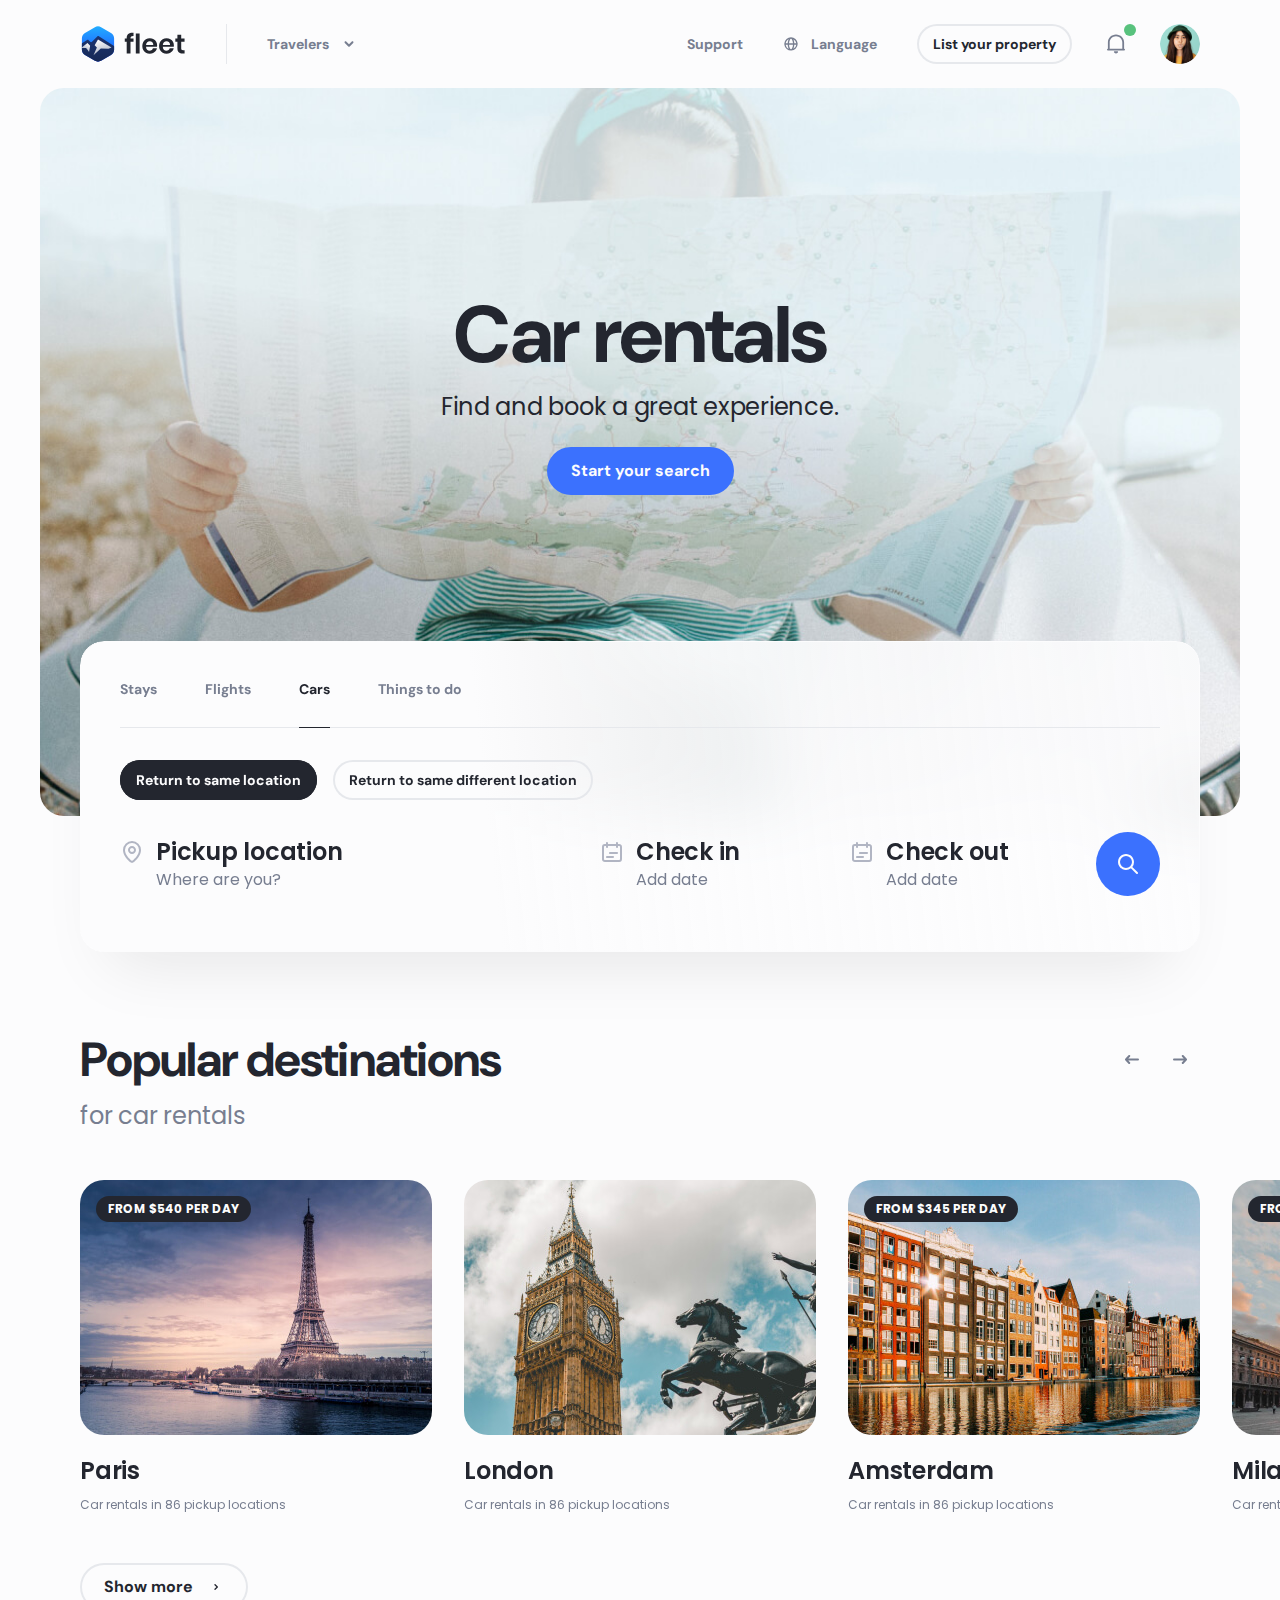
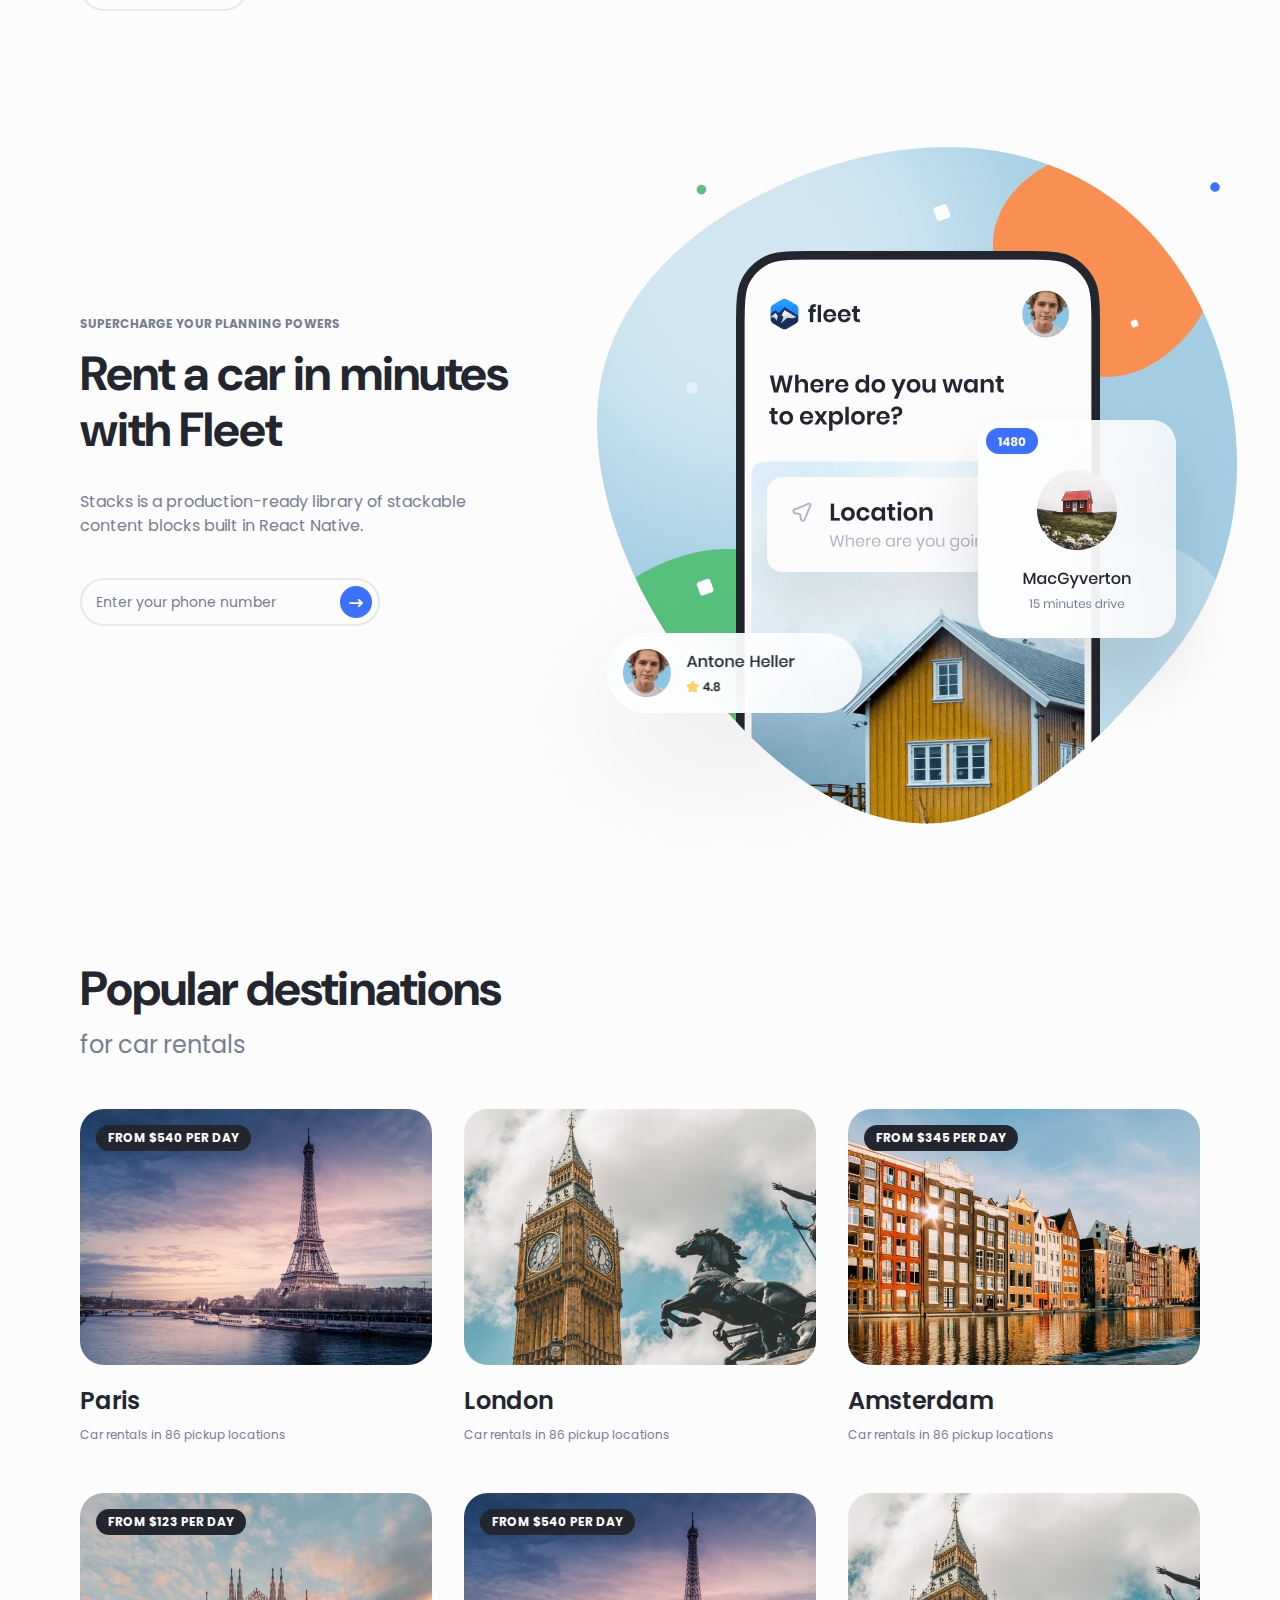
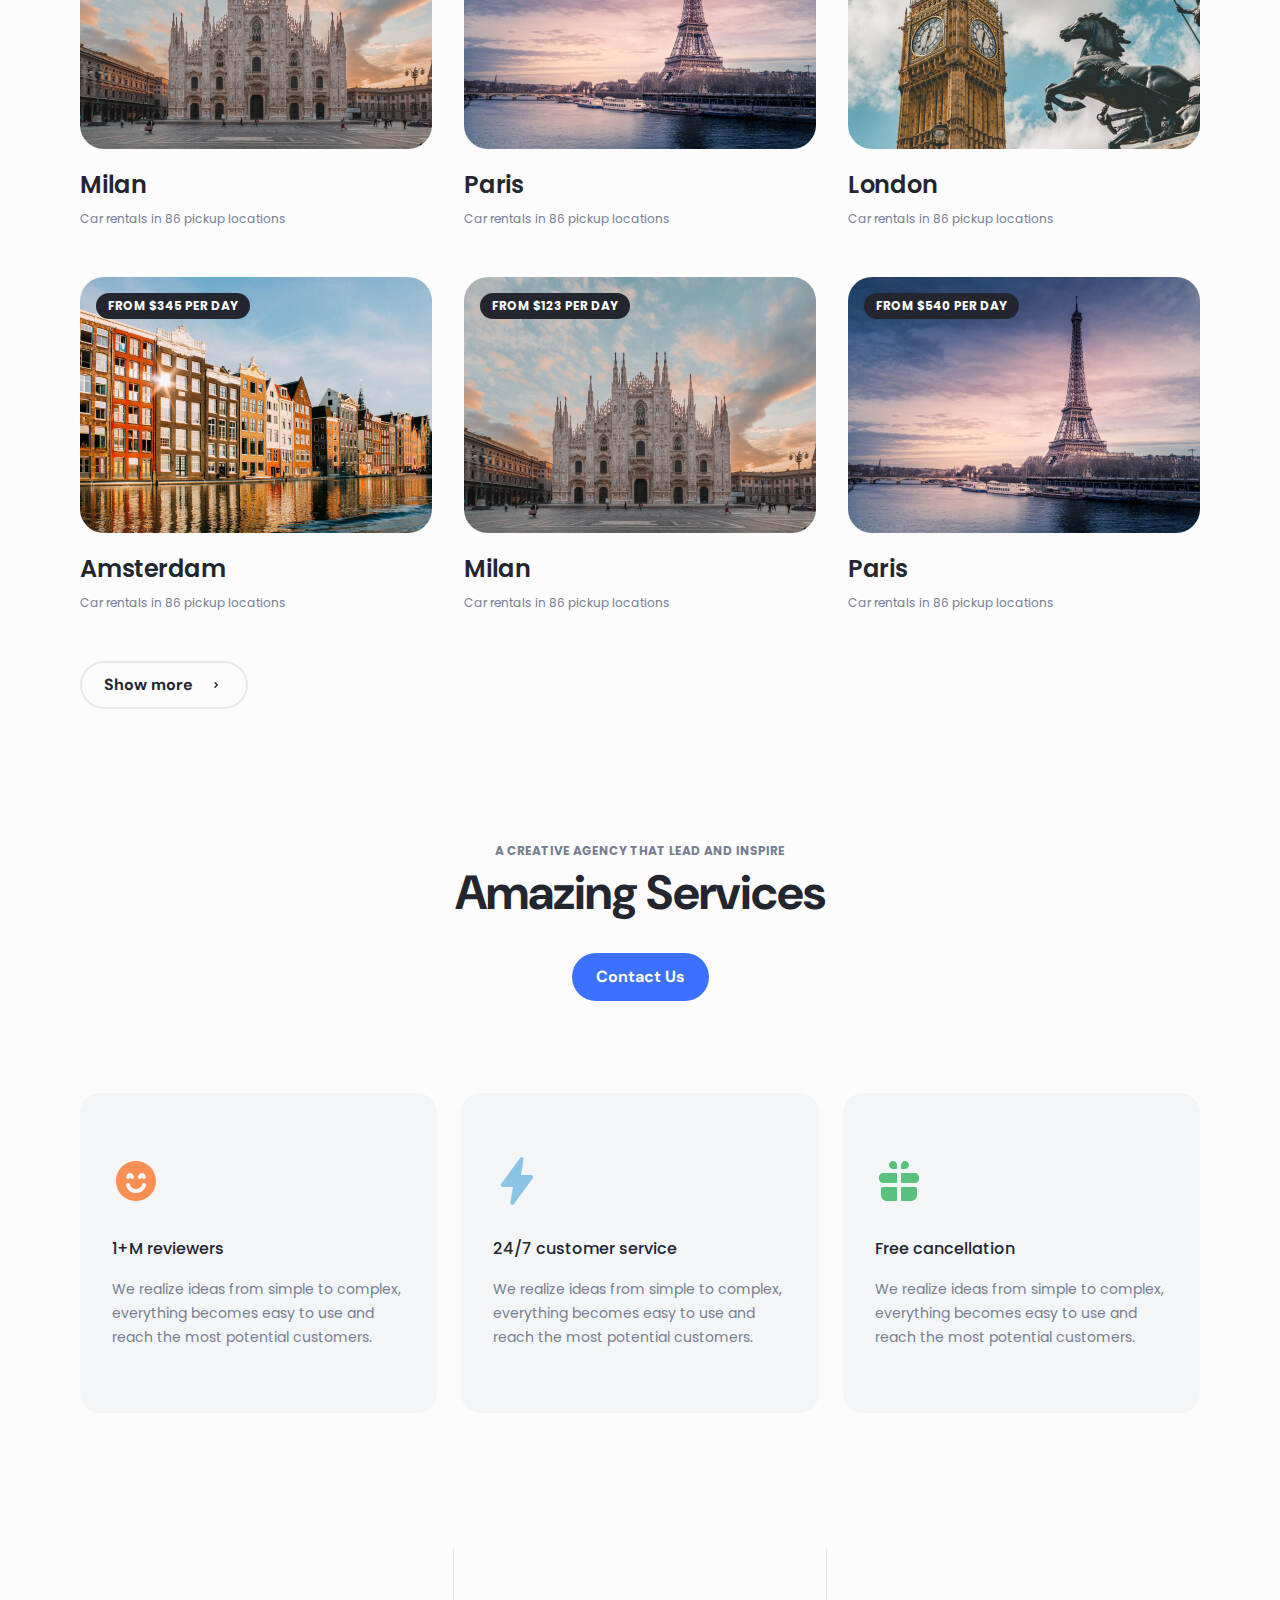
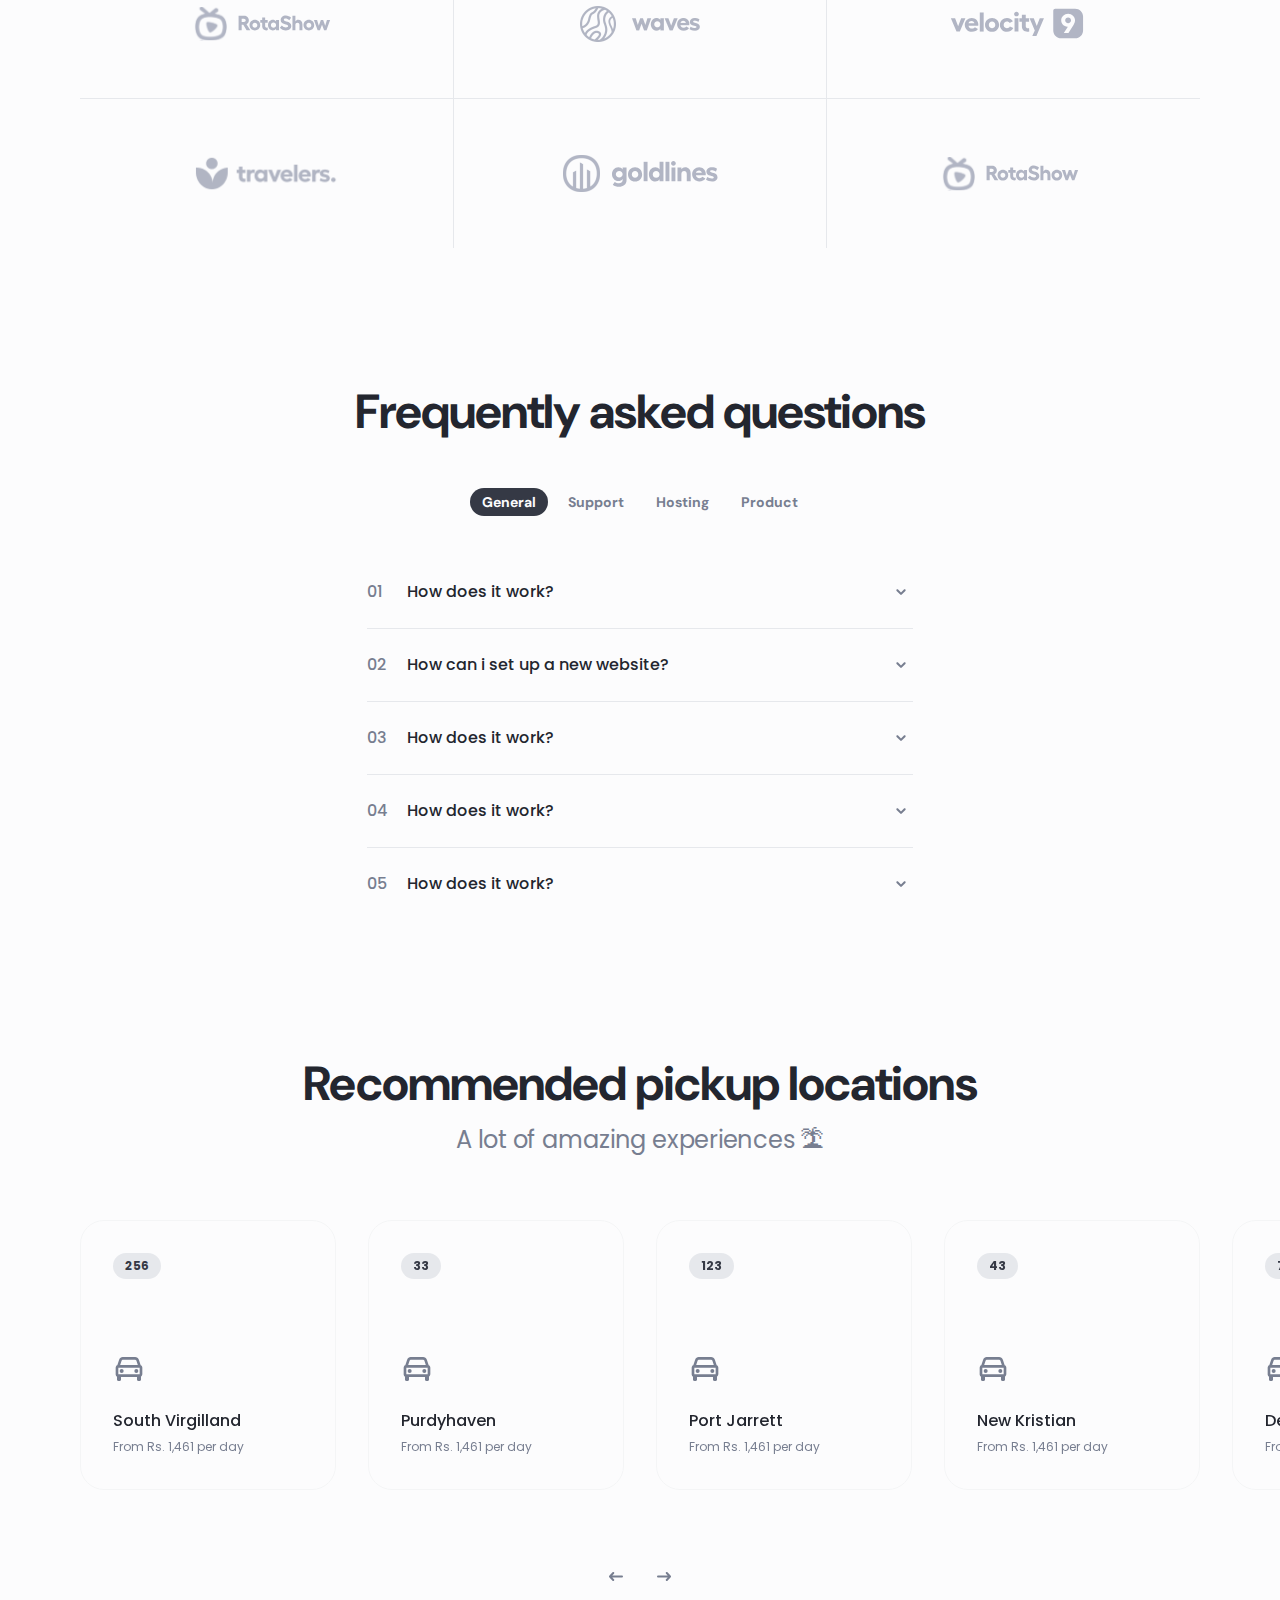
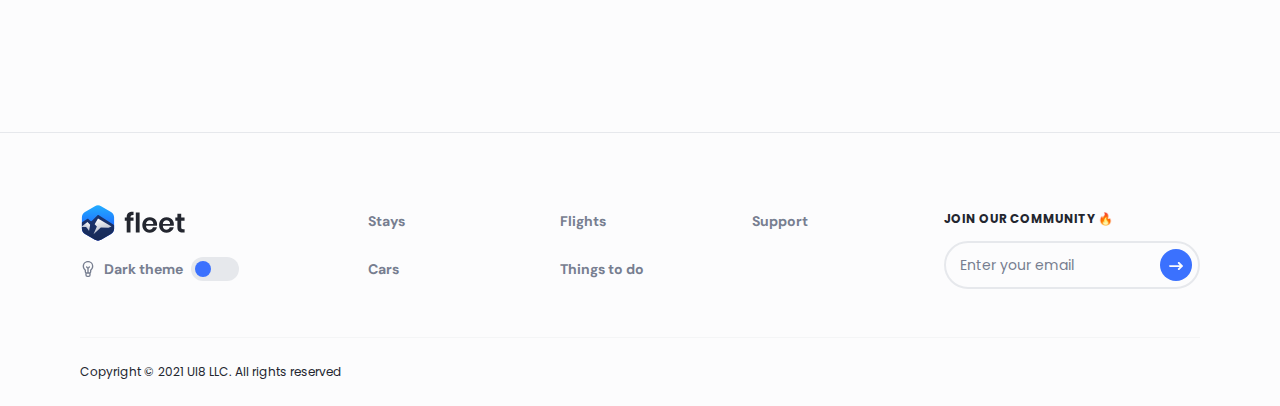
<file: cars.html>
<!DOCTYPE html>
<html lang="en">
  <head>
    <meta charset="utf-8">
    <title>Fleet</title>
    <meta http-equiv="X-UA-Compatible" content="IE=Edge">
    <meta name="viewport" content="width=device-width, initial-scale=1, maximum-scale=1.0, user-scalable=no">
    <meta name="format-detection" content="telephone=no">
    <link rel="apple-touch-icon" sizes="180x180" href="img/apple-touch-icon.png">
    <link rel="icon" type="image/png" sizes="32x32" href="img/favicon-32x32.png">
    <link rel="icon" type="image/png" sizes="16x16" href="img/favicon-16x16.png">
    <link rel="manifest" href="img/site.webmanifest">
    <link rel="mask-icon" href="img/safari-pinned-tab.svg" color="#5bbad5">
    <meta name="msapplication-TileColor" content="#da532c">
    <meta name="theme-color" content="#ffffff">
    <meta name="description" content="Epic Travel Shopping Design Kit">
    <meta name="twitter:card" content="summary">
    <meta name="twitter:site" content="@ui8">
    <meta name="twitter:title" content="Fleet – Travel Shopping UI Kit">
    <meta name="twitter:description" content="Epic Travel Shopping Design Kit">
    <meta name="twitter:creator" content="@ui8">
    <meta name="twitter:image" content="https://ui8-fleet-html.herokuapp.com/img/twitter-card.jpg">
    <meta property="og:title" content="Fleet – Travel Shopping UI Kit">
    <meta property="og:type" content="Article">
    <meta property="og:url" content="https://ui8.net/ui8/products/fleet--travel-shopping-ui-design-kit">
    <meta property="og:image" content="https://ui8-fleet-html.herokuapp.com/img/fb-og-image.jpg">
    <meta property="og:description" content="Epic Travel Shopping Design Kit">
    <meta property="og:site_name" content="Fleet – Travel Shopping UI Kit">
    <meta property="fb:admins" content="132951670226590">
    <link rel="preconnect" href="https://fonts.gstatic.com">
    <link href="https://fonts.googleapis.com/css2?family=DM+Sans:wght@700&amp;family=Poppins:wght@400;500;600;700&amp;display=swap" rel="stylesheet">
    <link rel="stylesheet" media="all" href="css/app.min.css">
    <script>
      var viewportmeta = document.querySelector('meta[name="viewport"]');
      if (viewportmeta) {
        if (screen.width < 375) {
          var newScale = screen.width / 375;
          viewportmeta.content = 'width=375, minimum-scale=' + newScale + ', maximum-scale=1.0, user-scalable=no, initial-scale=' + newScale + '';
        } else {
          viewportmeta.content = 'width=device-width, maximum-scale=1.0, initial-scale=1.0';
        }
      }
    </script>
  </head>
  <body>
    <script>
      console.log(localStorage.getItem('darkMode'));
      if (localStorage.getItem('darkMode') === "on") {
        document.body.classList.add("dark");
        document.addEventListener("DOMContentLoaded", function() {
          document.querySelector('.js-theme input').checked = true;
        });
      }
    </script>
    <!-- outer-->
    <div class="outer">
      <!-- header-->
      <header class="header js-header">
        <div class="header__center center"><a class="header__logo" href="index.html"><img class="some-icon" src="img/logo-dark.svg" alt="Fleet"><img class="some-icon-dark" src="img/logo-light.svg" alt="Fleet"></a>
          <div class="header__wrapper js-header-wrapper">
            <div class="header__item header__item_dropdown js-header-item">
              <button class="header__head js-header-head">Travelers
                <svg class="icon icon-arrow-down">
                  <use xlink:href="#icon-arrow-down"></use>
                </svg>
              </button>
              <div class="header__body js-header-body">
                <div class="header__menu"><a class="header__link" href="index.html">
                    <svg class="icon icon-comment">
                      <use xlink:href="#icon-comment"></use>
                    </svg>Stays</a><a class="header__link" href="flights.html">
                    <svg class="icon icon-email">
                      <use xlink:href="#icon-email"></use>
                    </svg>Flights</a><a class="header__link" href="things-to-do.html">
                    <svg class="icon icon-home">
                      <use xlink:href="#icon-home"></use>
                    </svg>Things to do</a><a class="header__link active" href="cars.html">
                    <svg class="icon icon-email">
                      <use xlink:href="#icon-email"></use>
                    </svg>Cars</a></div>
              </div>
            </div><a class="header__item" href="support.html">Support</a>
            <div class="header__item header__item_language js-header-item">
              <button class="header__head js-header-head">
                <svg class="icon icon-globe">
                  <use xlink:href="#icon-globe"></use>
                </svg>Language
              </button>
              <div class="header__body js-header-body">
                <div class="header__list"><a class="header__box active" href="#">
                    <div class="header__category">English</div>
                    <div class="header__country">United States</div></a><a class="header__box" href="#">
                    <div class="header__category">Vietnamese</div>
                    <div class="header__country">Vietnamese</div></a><a class="header__box" href="#">
                    <div class="header__category">Français</div>
                    <div class="header__country">Belgique</div></a><a class="header__box" href="#">
                    <div class="header__category">Français</div>
                    <div class="header__country">Canada</div></a></div>
              </div>
            </div><a class="button button-stroke button-small header__button" href="list-your-property.html">List your property</a>
          </div>
          <div class="header__item header__item_notification js-header-item">
            <button class="header__head js-header-head active">
              <svg class="icon icon-notification">
                <use xlink:href="#icon-notification"></use>
              </svg>
            </button>
            <div class="header__body js-header-body">
              <div class="header__title">Notification</div>
              <div class="header__notifications"><a class="header__notification" href="message-center.html">
                  <div class="header__avatar"><img src="img/content/avatar-1.jpg" alt="Avatar"></div>
                  <div class="header__details">
                    <div class="header__subtitle">Kohaku Tora</div>
                    <div class="header__content">just sent you a message</div>
                    <div class="header__date">1 minute ago</div>
                    <div class="header__status" style="background-color: #3B71FE;"></div>
                  </div></a><a class="header__notification" href="message-center.html">
                  <div class="header__avatar"><img src="img/content/avatar-1.jpg" alt="Avatar"></div>
                  <div class="header__details">
                    <div class="header__subtitle">Kohaku Tora</div>
                    <div class="header__content">just sent you a message</div>
                    <div class="header__date">3 hours ago</div>
                    <div class="header__status" style="background-color: #3B71FE;"></div>
                  </div></a></div>
            </div>
          </div><a class="header__login js-popup-open" href="#popup-login" data-effect="mfp-zoom-in">
            <svg class="icon icon-user">
              <use xlink:href="#icon-user"></use>
            </svg></a>
          <div class="header__item header__item_user js-header-item">
            <button class="header__head js-header-head"><img src="img/content/avatar-2.jpg" alt="Avatar"></button>
            <div class="header__body js-header-body">
              <div class="header__group">
                <div class="header__menu"><a class="header__link" href="message-center.html">
                    <svg class="icon icon-comment">
                      <use xlink:href="#icon-comment"></use>
                    </svg>Messages</a><a class="header__link" href="bookings-list.html">
                    <svg class="icon icon-home">
                      <use xlink:href="#icon-home"></use>
                    </svg>Bookings</a><a class="header__link" href="wishlists.html">
                    <svg class="icon icon-email">
                      <use xlink:href="#icon-email"></use>
                    </svg>Wishlists</a></div>
                <div class="header__menu"><a class="header__link" href="list-your-property.html">
                    <svg class="icon icon-building">
                      <use xlink:href="#icon-building"></use>
                    </svg>List your property</a><a class="header__link" href="host-an-experience.html">
                    <svg class="icon icon-flag">
                      <use xlink:href="#icon-flag"></use>
                    </svg>Host an experience</a></div>
              </div>
              <div class="header__btns"><a class="button button-small header__button" href="account-setting.html">Account</a>
                <button class="button-stroke button-small header__button">Log out</button>
              </div>
            </div>
          </div>
          <button class="header__burger js-header-burger"></button>
        </div>
      </header>
      <!-- outer content-->
      <div class="outer__inner">
        <div class="section-mb80 main main_cars">
          <div class="main__center center">
            <div class="main__preview">
              <picture>
                <source media="(max-width: 767px)" srcSet="img/content/main-pic-mobile-4.jpg"><img src="img/content/main-pic-4.jpg" alt="Main">
              </picture>
              <div class="main__wrap">
                <h1 class="main__title hero">Car rentals </h1>
                <div class="main__info info">Find and book a great experience.</div><a class="button main__button" href="cars-category.html">Start your search</a>
              </div>
            </div>
            <div class="panel panel_cars">
              <div class="panel__background"></div>
              <div class="panel__nav"><a class="panel__link" href="index.html">Stays</a><a class="panel__link" href="flights.html">Flights</a><a class="panel__link active" href="cars.html">Cars</a><a class="panel__link" href="things-to-do.html">Things to do</a></div>
              <div class="panel__controls">
                <button class="button-stroke button-small panel__button active">Return to same location</button>
                <button class="button-stroke button-small panel__button">Return to same different location</button>
              </div>
              <div class="panel__body">
                <div class="panel__row">
                  <div class="location js-location">
                    <div class="location__head js-location-head">
                      <div class="location__icon">
                        <svg class="icon icon-marker">
                          <use xlink:href="#icon-marker"></use>
                        </svg>
                      </div>
                      <input class="location__input js-location-input" type="text" name="location" autocomplete="off" placeholder="Pickup location"/>
                      <div class="location__description">Where are you?</div>
                      <button class="location__clear js-location-clear">
                        <svg class="icon icon-close-circle">
                          <use xlink:href="#icon-close-circle"></use>
                        </svg>
                      </button>
                    </div>
                    <div class="location__body js-location-body">
                      <div class="location__list"><a class="location__item js-location-item" href="#">New York, NY</a><a class="location__item js-location-item" href="#">New York, Manhattan</a><a class="location__item js-location-item" href="#">New Zealand</a><a class="location__item js-location-item" href="#">New Smyrna Beach, FL</a><a class="location__item js-location-item" href="#">Newark, NJ</a></div>
                    </div>
                  </div>
                  <div class="datepicker js-date-range" data-format="ddd, MMM DD" data-container=".datepicker">
                    <div class="datepicker__list">
                      <div class="datepicker__item">
                        <input class="datepicker__input js-date-from" type="text" placeholder="Check in" readonly="readonly"/>
                        <div class="datepicker__icon">
                          <svg class="icon icon-calendar">
                            <use xlink:href="#icon-calendar"></use>
                          </svg>
                        </div>
                        <div class="datepicker__description">Add date</div>
                      </div>
                      <div class="datepicker__item">
                        <input class="datepicker__input js-date-to" type="text" placeholder="Check out" readonly="readonly"/>
                        <div class="datepicker__icon">
                          <svg class="icon icon-calendar">
                            <use xlink:href="#icon-calendar"></use>
                          </svg>
                        </div>
                        <div class="datepicker__description">Add date</div>
                      </div>
                    </div>
                  </div><a class="panel__search" href="cars-category.html">
                    <svg class="icon icon-search">
                      <use xlink:href="#icon-search"></use>
                    </svg><span>Search</span></a>
                </div>
              </div>
            </div>
          </div>
        </div>
        <div class="section destinations">
          <div class="destinations__center center">
            <div class="destinations__inner">
              <div class="destinations__head">
                <h2 class="destinations__title h2">Popular destinations</h2>
                <div class="destinations__info info">for car rentals</div>
              </div>
              <div class="destinations__wrapper">
                <div class="destinations__slider js-slider-destinations"><a class="destinations__item" href="cars-category.html">
                                      <div class="destinations__preview"><img srcSet="img/content/city-pic-1@2x.jpg 2x" src="img/content/city-pic-1.jpg" alt="City">
                                        <div class="status-black destinations__category">from $540 per day</div>
                                      </div>
                                      <div class="destinations__subtitle">Paris</div>
                                      <div class="destinations__content">Car rentals in 86 pickup locations</div></a><a class="destinations__item" href="cars-category.html">
                                      <div class="destinations__preview"><img srcSet="img/content/city-pic-2@2x.jpg 2x" src="img/content/city-pic-2.jpg" alt="City">
                                      </div>
                                      <div class="destinations__subtitle">London</div>
                                      <div class="destinations__content">Car rentals in 86 pickup locations</div></a><a class="destinations__item" href="cars-category.html">
                                      <div class="destinations__preview"><img srcSet="img/content/city-pic-3@2x.jpg 2x" src="img/content/city-pic-3.jpg" alt="City">
                                        <div class="status-black destinations__category">from $345 per day</div>
                                      </div>
                                      <div class="destinations__subtitle">Amsterdam</div>
                                      <div class="destinations__content">Car rentals in 86 pickup locations</div></a><a class="destinations__item" href="cars-category.html">
                                      <div class="destinations__preview"><img srcSet="img/content/city-pic-4@2x.jpg 2x" src="img/content/city-pic-4.jpg" alt="City">
                                        <div class="status-black destinations__category">from $123 per day</div>
                                      </div>
                                      <div class="destinations__subtitle">Milan</div>
                                      <div class="destinations__content">Car rentals in 86 pickup locations</div></a><a class="destinations__item" href="cars-category.html">
                                      <div class="destinations__preview"><img srcSet="img/content/city-pic-1@2x.jpg 2x" src="img/content/city-pic-1.jpg" alt="City">
                                        <div class="status-black destinations__category">from $540 per day</div>
                                      </div>
                                      <div class="destinations__subtitle">Paris</div>
                                      <div class="destinations__content">Car rentals in 86 pickup locations</div></a><a class="destinations__item" href="cars-category.html">
                                      <div class="destinations__preview"><img srcSet="img/content/city-pic-2@2x.jpg 2x" src="img/content/city-pic-2.jpg" alt="City">
                                      </div>
                                      <div class="destinations__subtitle">London</div>
                                      <div class="destinations__content">Car rentals in 86 pickup locations</div></a><a class="destinations__item" href="cars-category.html">
                                      <div class="destinations__preview"><img srcSet="img/content/city-pic-3@2x.jpg 2x" src="img/content/city-pic-3.jpg" alt="City">
                                        <div class="status-black destinations__category">from $345 per day</div>
                                      </div>
                                      <div class="destinations__subtitle">Amsterdam</div>
                                      <div class="destinations__content">Car rentals in 86 pickup locations</div></a>
                </div>
              </div>
              <button class="button-stroke destinations__button"><span>Show more</span>
                <svg class="icon icon-arrow-right">
                  <use xlink:href="#icon-arrow-right"></use>
                </svg>
              </button>
            </div>
          </div>
        </div>
        <div class="section-mb64 planning">
          <div class="planning__center center">
            <div class="planning__wrap">
              <div class="stage">supercharge your planning powers</div>
              <h2 class="planning__title h2">Rent a car in minutes with Fleet</h2>
              <div class="planning__info">Stacks is a production-ready library of stackable content blocks built in React Native.</div>
              <form class="subscription">
                <input class="subscription__input" type="tel" name="phone" placeholder="Enter your phone number" required="required"/>
                <button class="subscription__btn">
                  <svg class="icon icon-arrow-next">
                    <use xlink:href="#icon-arrow-next"></use>
                  </svg>
                </button>
              </form>
            </div>
            <div class="planning__gallery">
              <div class="planning__preview"><img class="some-icon" srcSet="img/content/planning-pic-1@2x.png 2x" src="img/content/planning-pic-1.png" alt="Planning"><img class="some-icon-dark" srcSet="img/content/planning-pic-dark-1@2x.png 2x" src="img/content/planning-pic-dark-1.png" alt="Planning"></div>
              <div class="planning__preview"><img class="some-icon" srcSet="img/content/planning-pic-2@2x.png 2x" src="img/content/planning-pic-2.png" alt="Planning"><img class="some-icon-dark" srcSet="img/content/planning-pic-dark-2@2x.png 2x" src="img/content/planning-pic-dark-2.png" alt="Planning"></div>
              <div class="planning__preview"><img class="some-icon" srcSet="img/content/planning-pic-3@2x.png 2x" src="img/content/planning-pic-3.png" alt="Planning"><img class="some-icon-dark" srcSet="img/content/planning-pic-dark-3@2x.png 2x" src="img/content/planning-pic-dark-3.png" alt="Planning"></div>
            </div>
          </div>
        </div>
        <div class="section destinations">
          <div class="destinations__center center">
            <div class="destinations__head">
              <h2 class="destinations__title h2">Popular destinations</h2>
              <div class="destinations__info info">for car rentals</div>
            </div>
            <div class="destinations__list"><a class="destinations__item" href="cars-category.html">
                                  <div class="destinations__preview"><img srcSet="img/content/city-pic-1@2x.jpg 2x" src="img/content/city-pic-1.jpg" alt="City">
                                    <div class="status-black destinations__category">from $540 per day</div>
                                  </div>
                                  <div class="destinations__subtitle">Paris</div>
                                  <div class="destinations__content">Car rentals in 86 pickup locations</div></a><a class="destinations__item" href="cars-category.html">
                                  <div class="destinations__preview"><img srcSet="img/content/city-pic-2@2x.jpg 2x" src="img/content/city-pic-2.jpg" alt="City">
                                  </div>
                                  <div class="destinations__subtitle">London</div>
                                  <div class="destinations__content">Car rentals in 86 pickup locations</div></a><a class="destinations__item" href="cars-category.html">
                                  <div class="destinations__preview"><img srcSet="img/content/city-pic-3@2x.jpg 2x" src="img/content/city-pic-3.jpg" alt="City">
                                    <div class="status-black destinations__category">from $345 per day</div>
                                  </div>
                                  <div class="destinations__subtitle">Amsterdam</div>
                                  <div class="destinations__content">Car rentals in 86 pickup locations</div></a><a class="destinations__item" href="cars-category.html">
                                  <div class="destinations__preview"><img srcSet="img/content/city-pic-4@2x.jpg 2x" src="img/content/city-pic-4.jpg" alt="City">
                                    <div class="status-black destinations__category">from $123 per day</div>
                                  </div>
                                  <div class="destinations__subtitle">Milan</div>
                                  <div class="destinations__content">Car rentals in 86 pickup locations</div></a><a class="destinations__item" href="cars-category.html">
                                  <div class="destinations__preview"><img srcSet="img/content/city-pic-1@2x.jpg 2x" src="img/content/city-pic-1.jpg" alt="City">
                                    <div class="status-black destinations__category">from $540 per day</div>
                                  </div>
                                  <div class="destinations__subtitle">Paris</div>
                                  <div class="destinations__content">Car rentals in 86 pickup locations</div></a><a class="destinations__item" href="cars-category.html">
                                  <div class="destinations__preview"><img srcSet="img/content/city-pic-2@2x.jpg 2x" src="img/content/city-pic-2.jpg" alt="City">
                                  </div>
                                  <div class="destinations__subtitle">London</div>
                                  <div class="destinations__content">Car rentals in 86 pickup locations</div></a><a class="destinations__item" href="cars-category.html">
                                  <div class="destinations__preview"><img srcSet="img/content/city-pic-3@2x.jpg 2x" src="img/content/city-pic-3.jpg" alt="City">
                                    <div class="status-black destinations__category">from $345 per day</div>
                                  </div>
                                  <div class="destinations__subtitle">Amsterdam</div>
                                  <div class="destinations__content">Car rentals in 86 pickup locations</div></a><a class="destinations__item" href="cars-category.html">
                                  <div class="destinations__preview"><img srcSet="img/content/city-pic-4@2x.jpg 2x" src="img/content/city-pic-4.jpg" alt="City">
                                    <div class="status-black destinations__category">from $123 per day</div>
                                  </div>
                                  <div class="destinations__subtitle">Milan</div>
                                  <div class="destinations__content">Car rentals in 86 pickup locations</div></a><a class="destinations__item" href="cars-category.html">
                                  <div class="destinations__preview"><img srcSet="img/content/city-pic-1@2x.jpg 2x" src="img/content/city-pic-1.jpg" alt="City">
                                    <div class="status-black destinations__category">from $540 per day</div>
                                  </div>
                                  <div class="destinations__subtitle">Paris</div>
                                  <div class="destinations__content">Car rentals in 86 pickup locations</div></a>
            </div>
            <button class="button-stroke destinations__button"><span>Show more</span>
              <svg class="icon icon-arrow-right">
                <use xlink:href="#icon-arrow-right"></use>
              </svg>
            </button>
          </div>
        </div>
        <div class="section services">
          <div class="services__center center">
            <div class="services__head">
              <div class="stage">A creative agency that lead and inspire</div>
              <h2 class="services__title h2">Amazing Services</h2>
              <button class="button services__button">Contact Us</button>
            </div>
            <div class="services__list">
              <div class="services__item">
                <div class="services__icon"><img src="img/content/smile.svg" alt="Service"></div>
                <div class="services__subtitle">1+M reviewers</div>
                <div class="services__content">We realize ideas from simple to complex, everything becomes easy to use and reach the most potential customers.</div>
              </div>
              <div class="services__item">
                <div class="services__icon"><img src="img/content/lightning.svg" alt="Service"></div>
                <div class="services__subtitle">24/7 customer service</div>
                <div class="services__content">We realize ideas from simple to complex, everything becomes easy to use and reach the most potential customers.</div>
              </div>
              <div class="services__item">
                <div class="services__icon"><img src="img/content/gift.svg" alt="Service"></div>
                <div class="services__subtitle">Free cancellation</div>
                <div class="services__content">We realize ideas from simple to complex, everything becomes easy to use and reach the most potential customers.</div>
              </div>
            </div>
          </div>
        </div>
        <div class="section brands">
          <div class="brands__center center">
            <div class="brands__wrap">
              <div class="brands__list">
                <div class="brands__item"><img src="img/content/rotashow.svg" alt="Brand"></div>
                <div class="brands__item"><img src="img/content/waves.png" alt="Brand"></div>
                <div class="brands__item"><img src="img/content/velocity9.svg" alt="Brand"></div>
                <div class="brands__item"><img src="img/content/travelers.png" alt="Brand"></div>
                <div class="brands__item"><img src="img/content/goldlines.svg" alt="Brand"></div>
                <div class="brands__item"><img src="img/content/rotashow.svg" alt="Brand"></div>
              </div>
            </div>
          </div>
        </div>
        <div class="section faq1 js-tabs">
          <div class="faq1__center center">
            <div class="faq1__top">
              <h2 class="faq1__title h2">Frequently asked questions</h2>
              <div class="nav"><a class="nav__link active" href="#">General</a><a class="nav__link" href="#">Support</a><a class="nav__link" href="#">Hosting</a><a class="nav__link" href="#">Product</a></div>
              <select class="select">
                <option>General</option>
                <option>Support</option>
                <option>Hosting</option>
                <option>Product</option>
              </select>
            </div>
            <div class="faq1__list">
              <div class="faq1__item">
                <div class="faq1__head">
                  <div class="faq1__number">01</div>
                  <div class="faq1__subtitle">How does it work?</div>
                  <div class="faq1__arrow">
                    <svg class="icon icon-arrow-bottom">
                      <use xlink:href="#icon-arrow-bottom"></use>
                    </svg>
                  </div>
                </div>
                <div class="faq1__body">The Stacks series of products: Stacks: Landing Page Kit, Stacks: Portfolio Kit,  Stacks: eCommerce Kit. "Stacks is a production-ready library of stackable content blocks built in React Native. Mix-and-match dozens of responsive elements to quickly configure your favorite landing page layouts or hit the ground running with 10 pre-built templates, all in light or dark mode." </div>
              </div>
              <div class="faq1__item">
                <div class="faq1__head">
                  <div class="faq1__number">02</div>
                  <div class="faq1__subtitle">How can i set up a new website?</div>
                  <div class="faq1__arrow">
                    <svg class="icon icon-arrow-bottom">
                      <use xlink:href="#icon-arrow-bottom"></use>
                    </svg>
                  </div>
                </div>
                <div class="faq1__body">The Stacks series of products: Stacks: Landing Page Kit, Stacks: Portfolio Kit,  Stacks: eCommerce Kit. "Stacks is a production-ready library of stackable content blocks built in React Native. Mix-and-match dozens of responsive elements to quickly configure your favorite landing page layouts or hit the ground running with 10 pre-built templates, all in light or dark mode." </div>
              </div>
              <div class="faq1__item">
                <div class="faq1__head">
                  <div class="faq1__number">03</div>
                  <div class="faq1__subtitle">How does it work?</div>
                  <div class="faq1__arrow">
                    <svg class="icon icon-arrow-bottom">
                      <use xlink:href="#icon-arrow-bottom"></use>
                    </svg>
                  </div>
                </div>
                <div class="faq1__body">The Stacks series of products: Stacks: Landing Page Kit, Stacks: Portfolio Kit,  Stacks: eCommerce Kit. "Stacks is a production-ready library of stackable content blocks built in React Native. Mix-and-match dozens of responsive elements to quickly configure your favorite landing page layouts or hit the ground running with 10 pre-built templates, all in light or dark mode." </div>
              </div>
              <div class="faq1__item">
                <div class="faq1__head">
                  <div class="faq1__number">04</div>
                  <div class="faq1__subtitle">How does it work?</div>
                  <div class="faq1__arrow">
                    <svg class="icon icon-arrow-bottom">
                      <use xlink:href="#icon-arrow-bottom"></use>
                    </svg>
                  </div>
                </div>
                <div class="faq1__body">The Stacks series of products: Stacks: Landing Page Kit, Stacks: Portfolio Kit,  Stacks: eCommerce Kit. "Stacks is a production-ready library of stackable content blocks built in React Native. Mix-and-match dozens of responsive elements to quickly configure your favorite landing page layouts or hit the ground running with 10 pre-built templates, all in light or dark mode." </div>
              </div>
              <div class="faq1__item">
                <div class="faq1__head">
                  <div class="faq1__number">05</div>
                  <div class="faq1__subtitle">How does it work?</div>
                  <div class="faq1__arrow">
                    <svg class="icon icon-arrow-bottom">
                      <use xlink:href="#icon-arrow-bottom"></use>
                    </svg>
                  </div>
                </div>
                <div class="faq1__body">The Stacks series of products: Stacks: Landing Page Kit, Stacks: Portfolio Kit,  Stacks: eCommerce Kit. "Stacks is a production-ready library of stackable content blocks built in React Native. Mix-and-match dozens of responsive elements to quickly configure your favorite landing page layouts or hit the ground running with 10 pre-built templates, all in light or dark mode." </div>
              </div>
            </div>
          </div>
        </div>
        <div class="section categories">
          <div class="categories__center center">
            <div class="categories__inner">
              <div class="categories__head">
                <h2 class="categories__title h2">Recommended pickup locations</h2>
                <div class="categories__info info">A lot of amazing experiences 🏝</div>
              </div>
              <div class="categories__wrapper">
                <div class="categories__slider js-slider-categories"><a class="categories__item" href="cars-category-2.html">
                                      <div class="status categories__counter">256</div>
                                      <div class="categories__icon">
                                        <svg class="icon icon-car">
                                          <use xlink:href="#icon-car"></use>
                                        </svg>
                                      </div>
                                      <div class="categories__subtitle">South Virgilland</div>
                                      <div class="categories__content">From Rs. 1,461 per day</div></a><a class="categories__item" href="cars-category-2.html">
                                      <div class="status categories__counter">33</div>
                                      <div class="categories__icon">
                                        <svg class="icon icon-car">
                                          <use xlink:href="#icon-car"></use>
                                        </svg>
                                      </div>
                                      <div class="categories__subtitle">Purdyhaven</div>
                                      <div class="categories__content">From Rs. 1,461 per day</div></a><a class="categories__item" href="cars-category-2.html">
                                      <div class="status categories__counter">123</div>
                                      <div class="categories__icon">
                                        <svg class="icon icon-car">
                                          <use xlink:href="#icon-car"></use>
                                        </svg>
                                      </div>
                                      <div class="categories__subtitle">Port Jarrett</div>
                                      <div class="categories__content">From Rs. 1,461 per day</div></a><a class="categories__item" href="cars-category-2.html">
                                      <div class="status categories__counter">43</div>
                                      <div class="categories__icon">
                                        <svg class="icon icon-car">
                                          <use xlink:href="#icon-car"></use>
                                        </svg>
                                      </div>
                                      <div class="categories__subtitle">New Kristian</div>
                                      <div class="categories__content">From Rs. 1,461 per day</div></a><a class="categories__item" href="cars-category-2.html">
                                      <div class="status categories__counter">73</div>
                                      <div class="categories__icon">
                                        <svg class="icon icon-car">
                                          <use xlink:href="#icon-car"></use>
                                        </svg>
                                      </div>
                                      <div class="categories__subtitle">Demetrisfort</div>
                                      <div class="categories__content">From Rs. 1,461 per day</div></a><a class="categories__item" href="cars-category-2.html">
                                      <div class="status categories__counter">11</div>
                                      <div class="categories__icon">
                                        <svg class="icon icon-car">
                                          <use xlink:href="#icon-car"></use>
                                        </svg>
                                      </div>
                                      <div class="categories__subtitle">South Virgilland</div>
                                      <div class="categories__content">From Rs. 1,461 per day</div></a><a class="categories__item" href="cars-category-2.html">
                                      <div class="status categories__counter">56</div>
                                      <div class="categories__icon">
                                        <svg class="icon icon-car">
                                          <use xlink:href="#icon-car"></use>
                                        </svg>
                                      </div>
                                      <div class="categories__subtitle">Purdyhaven</div>
                                      <div class="categories__content">From Rs. 1,461 per day</div></a><a class="categories__item" href="cars-category-2.html">
                                      <div class="status categories__counter">33</div>
                                      <div class="categories__icon">
                                        <svg class="icon icon-car">
                                          <use xlink:href="#icon-car"></use>
                                        </svg>
                                      </div>
                                      <div class="categories__subtitle">Port Jarrett</div>
                                      <div class="categories__content">From Rs. 1,461 per day</div></a><a class="categories__item" href="cars-category-2.html">
                                      <div class="status categories__counter">123</div>
                                      <div class="categories__icon">
                                        <svg class="icon icon-car">
                                          <use xlink:href="#icon-car"></use>
                                        </svg>
                                      </div>
                                      <div class="categories__subtitle">New Kristian</div>
                                      <div class="categories__content">From Rs. 1,461 per day</div></a><a class="categories__item" href="cars-category-2.html">
                                      <div class="status categories__counter">43</div>
                                      <div class="categories__icon">
                                        <svg class="icon icon-car">
                                          <use xlink:href="#icon-car"></use>
                                        </svg>
                                      </div>
                                      <div class="categories__subtitle">Demetrisfort</div>
                                      <div class="categories__content">From Rs. 1,461 per day</div></a>
                </div>
              </div>
            </div>
          </div>
        </div>
      </div>
      <!-- footer-->
      <footer class="footer">
        <div class="footer__center center">
          <div class="footer__row">
            <div class="footer__col"><a class="footer__logo" href="index.html"><img class="some-icon" src="img/logo-dark.svg" alt="Fleet"><img class="some-icon-dark" src="img/logo-light.svg" alt="Fleet"></a>
              <div class="footer__theme">
                <svg class="icon icon-bulb">
                  <use xlink:href="#icon-bulb"></use>
                </svg>Dark theme
                <label class="theme js-theme">
                  <input class="theme__input" type="checkbox"/><span class="theme__inner"><span class="theme__box"></span></span>
                </label>
              </div>
            </div>
            <div class="footer__col">
              <div class="footer__menu"><a class="footer__link" href="index.html">Stays</a><a class="footer__link" href="flights.html">Flights</a><a class="footer__link" href="support.html">Support</a><a class="footer__link" href="cars.html">Cars</a><a class="footer__link" href="things-to-do.html">Things to do</a></div>
            </div>
            <div class="footer__col">
              <div class="footer__info">Join our community 🔥</div>
              <form class="subscription">
                <input class="subscription__input" type="email" name="email" placeholder="Enter your email" required="required"/>
                <button class="subscription__btn">
                  <svg class="icon icon-arrow-next">
                    <use xlink:href="#icon-arrow-next"></use>
                  </svg>
                </button>
              </form>
            </div>
          </div>
          <div class="footer__bottom">
            <div class="footer__copyright">Copyright © 2021 UI8 LLC. All rights reserved</div>
          </div>
        </div>
      </footer>
    </div>
    <div class="popup popup_login mfp-hide" id="popup-login">
      <div class="login">
        <div class="login__item">
          <div class="login__title h3">Sign up on Fleet</div>
          <div class="login__info">Use Your OpenID to Sign up</div>
          <div class="login__btns">
            <button class="button login__button">
              <svg class="icon icon-google">
                <use xlink:href="#icon-google"></use>
              </svg><span>Google</span>
            </button>
            <button class="button-black login__button">
              <svg class="icon icon-apple">
                <use xlink:href="#icon-apple"></use>
              </svg><span>Apple</span>
            </button>
          </div>
          <div class="login__note">Or continue with email</div>
          <div class="subscription">
            <input class="subscription__input" type="email" name="email" placeholder="Enter your email" required>
            <button class="subscription__btn">
              <svg class="icon icon-arrow-next">
                <use xlink:href="#icon-arrow-next"></use>
              </svg>
            </button>
          </div>
          <div class="login__foot">Already have an account? <a class="login__link" href="#">Login</a></div>
        </div>
        <div class="login__item">
          <div class="login__title h3">Sign in</div>
          <div class="login__form">
            <div class="field field_view">
              <div class="field__wrap">
                <input class="field__input" type="password" name="password" placeholder="Password" required>
                <button class="field__view">
                  <svg class="icon icon-eye">
                    <use xlink:href="#icon-eye"></use>
                  </svg>
                </button>
              </div>
            </div>
            <button class="button login__button">Login</button>
          </div>
          <div class="login__foot"><a class="login__password" href="#">Forgot password?</a></div>
        </div>
        <div class="login__item">
          <div class="login__title h3">Let’s confirm it’s really you</div>
          <div class="login__info">Help us secure your account. Please complete the verifications below</div>
          <div class="login__form">
            <div class="login__variants">
              <label class="radio">
                <input class="radio__input" type="radio" name="login" checked="checked"/><span class="radio__inner"><span class="radio__tick"></span><span class="radio__text">Get the code by text message (SM) at +1 234 567 890</span></span>
              </label>
              <label class="radio">
                <input class="radio__input" type="radio" name="login"/><span class="radio__inner"><span class="radio__tick"></span><span class="radio__text">Get the code by email at tranm••••••••••••@gm•••.com</span></span>
              </label>
            </div>
            <button class="button login__button">Continue</button>
          </div>
        </div>
        <div class="login__item">
          <div class="login__title h3">Enter your security code</div>
          <div class="login__info">We texted your code to +1 234 567 890</div>
          <div class="login__form">
            <div class="login__code">
              <div class="login__number">
                <input type="tel">
              </div>
              <div class="login__number">
                <input type="tel">
              </div>
              <div class="login__number">
                <input type="tel">
              </div>
              <div class="login__number">
                <input type="tel">
              </div>
            </div>
          </div>
        </div>
      </div>
    </div>
    <!-- scripts-->
    <script src="js/lib/jquery.min.js"></script>
    <script src="js/lib/slick.min.js"></script>
    <script src="js/lib/jquery.nice-select.min.js"></script>
    <script src="js/lib/share-buttons.js"></script>
    <script src="js/lib/jquery.fancybox.min.js"></script>
    <script src="js/lib/jquery.rateyo.min.js"></script>
    <script src="js/lib/nouislider.min.js"></script>
    <script src="js/lib/wNumb.js"></script>
    <script src="js/lib/jquery.magnific-popup.min.js"></script>
    <script src="js/lib/moment.min.js"></script>
    <script src="js/lib/jquery.daterangepicker.min.js"></script>
    <script src="js/lib/simpleParallax.min.js"></script>
    <script src="js/demo.js"></script>
    <script src="js/app.js"></script>
    <!-- svg sprite-->
    <div style="display: none"><svg width="0" height="0">
<symbol xmlns="http://www.w3.org/2000/svg" viewBox="0 0 16 16" id="icon-arrow-down">
<path d="M10.805 6.362c-.26-.26-.682-.26-.943 0L8 8.224 6.138 6.362c-.26-.26-.682-.26-.943 0s-.26.682 0 .943l2.333 2.333c.26.26.682.26.943 0l2.333-2.333c.26-.26.26-.682 0-.943z"></path>
</symbol>
<symbol xmlns="http://www.w3.org/2000/svg" viewBox="0 0 16 16" id="icon-arrow-bottom">
<path d="M15.039 3.961c-.653-.653-1.713-.653-2.366 0L8 8.634 3.327 3.961c-.653-.653-1.713-.653-2.366 0s-.653 1.713 0 2.366l5.856 5.856c.653.653 1.713.653 2.366 0l5.856-5.856c.653-.653.653-1.713 0-2.366z"></path>
</symbol>
<symbol xmlns="http://www.w3.org/2000/svg" viewBox="0 0 16 16" id="icon-arrow-left">
<path d="M12.207.521a1.78 1.78 0 0 1 0 2.514L7.242 8l4.965 4.965a1.78 1.78 0 0 1 0 2.514 1.78 1.78 0 0 1-2.514 0L3.471 9.257a1.78 1.78 0 0 1 0-2.514L9.693.521a1.78 1.78 0 0 1 2.514 0z"></path>
</symbol>
<symbol xmlns="http://www.w3.org/2000/svg" viewBox="0 0 16 16" id="icon-arrow-right">
<path d="M6.528 5.195c-.26.26-.26.682 0 .943L8.39 8 6.528 9.862c-.26.26-.26.682 0 .943s.682.26.943 0l2.333-2.333c.26-.26.26-.682 0-.943L7.471 5.195c-.26-.26-.682-.26-.943 0z"></path>
</symbol>
<symbol xmlns="http://www.w3.org/2000/svg" viewBox="0 0 16 16" id="icon-email">
<path d="M13.334 2a2 2 0 0 1 1.995 1.851l.005.149v8a2 2 0 0 1-1.851 1.995l-.149.005H2.667a2 2 0 0 1-1.995-1.851L.667 12V4a2 2 0 0 1 1.851-1.995L2.667 2h10.667zm0 1.333H2.667C2.299 3.333 2 3.632 2 4v8c0 .368.298.667.667.667h10.667c.368 0 .667-.298.667-.667V4c0-.368-.298-.667-.667-.667zm-.821 1.573c.236.283.198.703-.085.939L9.281 8.468a2 2 0 0 1-2.561 0L3.574 5.845c-.283-.236-.321-.656-.085-.939s.656-.321.939-.085l3.146 2.622c.247.206.606.206.854 0l3.146-2.622c.283-.236.703-.197.939.085z"></path>
</symbol>
<symbol xmlns="http://www.w3.org/2000/svg" viewBox="0 0 16 16" id="icon-comment">
<path d="M8 1.413c1.643 0 3.124.162 4.203.326 1.127.171 2.019.997 2.213 2.12a17.13 17.13 0 0 1 .25 2.887 17.13 17.13 0 0 1-.25 2.887c-.193 1.123-1.086 1.949-2.213 2.12a28.6 28.6 0 0 1-3.787.323l-4.077 2.409a.67.67 0 0 1-1.006-.574v-2.269c-.902-.3-1.584-1.045-1.75-2.009-.135-.783-.25-1.777-.25-2.887s.115-2.104.25-2.887c.193-1.123 1.086-1.949 2.213-2.12 1.08-.164 2.561-.326 4.203-.326zm0 1.333a27.01 27.01 0 0 0-4.003.311c-.596.091-1.01.506-1.099 1.028a15.8 15.8 0 0 0-.231 2.661 15.8 15.8 0 0 0 .231 2.661c.078.453.395.817.856.97l.913.303v2.063l3.375-1.994.353-.006a27.26 27.26 0 0 0 3.609-.308c.596-.091 1.01-.506 1.099-1.028.125-.724.231-1.641.231-2.661s-.106-1.937-.231-2.661c-.09-.522-.504-.938-1.099-1.028A27.01 27.01 0 0 0 8 2.746zm-.667 4.667c.368 0 .667.298.667.667s-.298.667-.667.667h0-2.667C4.298 8.746 4 8.448 4 8.08s.298-.667.667-.667h0zm4-2.667c.368 0 .667.298.667.667s-.298.667-.667.667h0-6.667C4.298 6.08 4 5.781 4 5.413s.298-.667.667-.667h0z"></path>
</symbol>
<symbol xmlns="http://www.w3.org/2000/svg" viewBox="0 0 16 16" id="icon-home">
<path d="M8.287 1.411c.09.02.177.053.278.102l.086.044.318.184.132.079 2.561 1.543 3.348 2.009c.316.189.418.599.229.915-.17.284-.519.396-.817.277l-.097-.048-.99-.594v6.751c-.001.619-.013.951-.145 1.211-.128.251-.332.455-.583.583-.233.119-.526.141-1.033.144H10v.001H6v-.001H4.428c-.508-.004-.8-.026-1.033-.144-.251-.128-.455-.332-.583-.583-.119-.233-.141-.526-.144-1.033l-.001-6.928-.99.594c-.316.189-.725.087-.915-.229-.17-.284-.105-.644.14-.852l.088-.063 3.344-2.006L6.899 1.82l.451-.263.084-.043c.101-.049.189-.082.279-.102.189-.042.385-.042.574 0zM8 2.721l-.006.003-2.973 1.784L4 5.123l.001 7.651.008.399.005.071.002.018.018.002a6.48 6.48 0 0 0 .469.013H6V10.61a2 2 0 0 1 3.995-.149l.005.149v2.666h1.498l.399-.008.071-.005.018-.002.002-.018c.011-.133.013-.311.014-.608V5.123l-1.025-.618-2.969-1.781L8 2.721zm0 7.223c-.368 0-.667.298-.667.667l-.001 2.666h1.333l.001-2.666c0-.368-.298-.667-.667-.667z"></path>
</symbol>
<symbol xmlns="http://www.w3.org/2000/svg" viewBox="0 0 16 16" id="icon-home-fill">
<path d="M13.333 12.534V5.978l.99.594c.316.189.725.087.915-.229s.087-.725-.229-.915L11.661 3.42 9.1 1.877h0l-.45-.263-.086-.044c-.101-.049-.188-.082-.278-.102-.189-.042-.385-.042-.574 0-.09.02-.178.053-.279.102l-.084.043-.451.263h0L4.334 3.422.99 5.429c-.316.189-.418.599-.229.915s.599.418.915.229l.99-.594v6.556c0 .747 0 1.12.145 1.405.128.251.332.455.583.583.285.145.659.145 1.405.145h1.2v-4a2 2 0 0 1 4 0v4h1.2c.747 0 1.12 0 1.405-.145.251-.128.455-.332.583-.583.145-.285.145-.659.145-1.405z"></path>
</symbol>
<symbol xmlns="http://www.w3.org/2000/svg" viewBox="0 0 16 16" id="icon-globe">
<path d="M8 1.334a6.67 6.67 0 0 1 6.631 5.971l.003.029.033.667a6.67 6.67 0 0 1-13.3.667l-.033-.667c0-.225.011-.447.033-.667h0a6.67 6.67 0 0 1 6.634-6zm1.982 7.334H6.018c.077 1.396.391 2.599.817 3.451.532 1.065 1.021 1.216 1.164 1.216s.632-.151 1.164-1.216c.426-.852.74-2.055.817-3.451zm-5.299 0H2.708c.228 1.831 1.385 3.374 2.983 4.142-.556-1.068-.927-2.52-1.008-4.142zm8.609 0h-1.975c-.081 1.622-.452 3.074-1.009 4.142a5.34 5.34 0 0 0 2.984-4.143zm-7.6-5.476l-.143.071c-1.525.79-2.62 2.295-2.841 4.071h1.975c.08-1.623.452-3.074 1.008-4.143zM8 2.667c-.143 0-.632.151-1.164 1.216-.426.852-.74 2.055-.817 3.452h3.964c-.077-1.396-.391-2.6-.817-3.452-.501-1.002-.963-1.195-1.136-1.214L8 2.667h0zm2.308.524l.049.095c.53 1.059.882 2.473.96 4.048h1.975a5.34 5.34 0 0 0-2.984-4.143z"></path>
</symbol>
<symbol xmlns="http://www.w3.org/2000/svg" viewBox="0 0 16 16" id="icon-bell">
<path d="M8.833 12.861c.368 0 .679.313.516.643-.072.146-.169.281-.289.398-.281.276-.663.431-1.061.431s-.779-.155-1.061-.431a1.47 1.47 0 0 1-.289-.398c-.163-.33.148-.643.516-.643h1.667zM8 1.667c2.982 0 5.4 2.382 5.4 5.321v4.106h.011a.59.59 0 0 1 .589.589.59.59 0 0 1-.589.589H2.589A.59.59 0 0 1 2 11.683a.59.59 0 0 1 .589-.589H2.6V6.988c0-2.939 2.418-5.321 5.4-5.321zm0 1.178c-2.32 0-4.2 1.855-4.2 4.142v4.106h8.4V6.988c0-2.288-1.88-4.142-4.2-4.142z"></path>
</symbol>
<symbol xmlns="http://www.w3.org/2000/svg" viewBox="0 0 16 16" id="icon-flag">
<path d="M3.22 0c.368 0 .667.298.667.667v.666h7.768c1.097 0 1.707 1.239 1.089 2.103l-.077.098L10.553 6l2.113 2.466c.714.833.17 2.103-.888 2.196l-.124.005-7.768-.001v4.667c0 .368-.298.667-.667.667s-.667-.298-.667-.667V.667c0-.368.298-.667.667-.667zm8.434 2.667H3.886v6.667h7.768L8.797 6l2.857-3.333z"></path>
</symbol>
<symbol xmlns="http://www.w3.org/2000/svg" viewBox="0 0 16 16" id="icon-building">
<path d="M7.333 1.333a2 2 0 0 1 2 2v3.333h3.333a2 2 0 0 1 1.995 1.851l.005.149v4a2 2 0 0 1-1.851 1.995l-.149.005H3.333a2 2 0 0 1-2-2V3.333a2 2 0 0 1 2-2h4zm0 1.333h-4c-.335 0-.612.247-.659.568l-.007.099v9.333c0 .335.247.612.568.659l.099.007H4v-.667c0-.335.247-.612.568-.659L4.666 12H6c.335 0 .612.247.659.568l.007.099v.667H8v-10c0-.368-.298-.667-.667-.667zM12.666 8H9.333v5.333h3.333c.368 0 .667-.298.667-.667v-4c0-.368-.298-.667-.667-.667zm-1.333 3.333c.368 0 .667.298.667.667s-.298.667-.667.667-.667-.298-.667-.667.298-.667.667-.667zm0-2c.368 0 .667.298.667.667s-.298.667-.667.667-.667-.298-.667-.667.298-.667.667-.667zM6 9.333c.368 0 .667.298.667.667s-.298.667-.667.667h0-1.333C4.298 10.666 4 10.368 4 10s.298-.667.667-.667h0zm0-2.667c.368 0 .667.298.667.667S6.368 8 6 8H4.666C4.298 8 4 7.701 4 7.333s.298-.667.667-.667H6zM6 4c.368 0 .667.298.667.667s-.298.667-.667.667H4.666c-.368 0-.667-.298-.667-.667S4.298 4 4.666 4H6z"></path>
</symbol>
<symbol xmlns="http://www.w3.org/2000/svg" viewBox="0 0 16 16" id="icon-arrow-next">
<path d="M10.39 3.765c.464-.375 1.187-.349 1.615.057l3.692 3.5a.91.91 0 0 1 0 1.357l-3.692 3.5c-.428.406-1.151.431-1.615.057s-.493-1.007-.065-1.413L12.247 9H1.143C.512 9 0 8.552 0 8s.512-1 1.143-1h11.104l-1.922-1.822c-.428-.406-.399-1.038.065-1.413z"></path>
</symbol>
<symbol xmlns="http://www.w3.org/2000/svg" viewBox="0 0 16 16" id="icon-arrow-prev">
<path d="M5.61 12.235c-.464.375-1.187.349-1.615-.057l-3.692-3.5a.91.91 0 0 1 0-1.357l3.692-3.5c.428-.406 1.151-.431 1.615-.057s.493 1.007.065 1.413L3.753 7h11.104C15.488 7 16 7.448 16 8s-.512 1-1.143 1H3.753l1.922 1.822c.428.406.399 1.038-.065 1.413z"></path>
</symbol>
<symbol xmlns="http://www.w3.org/2000/svg" viewBox="0 0 16 16" id="icon-notification">
<path d="M8.833 12.861c.368 0 .679.313.516.643-.072.146-.169.281-.289.398-.281.276-.663.431-1.061.431s-.779-.155-1.061-.431a1.47 1.47 0 0 1-.289-.398c-.163-.33.148-.643.516-.643h1.667zM8 1.667c2.982 0 5.4 2.382 5.4 5.321v4.106h.011a.59.59 0 0 1 .589.589.59.59 0 0 1-.589.589H2.589A.59.59 0 0 1 2 11.683a.59.59 0 0 1 .589-.589H2.6V6.988c0-2.939 2.418-5.321 5.4-5.321zm0 1.178c-2.32 0-4.2 1.855-4.2 4.142v4.106h8.4V6.988c0-2.288-1.88-4.142-4.2-4.142z"></path>
</symbol>
<symbol xmlns="http://www.w3.org/2000/svg" viewBox="0 0 16 16" id="icon-bulb">
<path d="M7.999 0c2.946 0 5.333 2.388 5.333 5.333 0 1.684-.781 3.186-2 4.164v1.17c0 .591-.256 1.122-.663 1.488L10.668 14a2 2 0 0 1-2 2H7.335a2 2 0 0 1-2-2v-1.841c-.41-.366-.668-.899-.668-1.492v-1.17c-1.219-.977-2-2.479-2-4.164C2.666 2.388 5.054 0 7.999 0zm1.335 12.667l-2.667-.001V14c0 .368.298.667.667.667h1.333c.368 0 .667-.298.667-.667v-1.333h0zM7.999 1.333a4 4 0 0 0-4 4A3.99 3.99 0 0 0 5.5 8.457l.499.4v1.81c0 .368.298.667.667.667h.668V7.609L6.196 6.471c-.26-.26-.26-.682 0-.943s.682-.26.943 0h0L8 6.39l.862-.862c.26-.26.682-.26.943 0s.26.682 0 .943h0L8.667 7.609v3.724h.666c.368 0 .667-.298.667-.667v-1.81l.499-.4a3.99 3.99 0 0 0 1.501-3.123 4 4 0 0 0-4-4z"></path>
</symbol>
<symbol xmlns="http://www.w3.org/2000/svg" viewBox="0 0 16 16" id="icon-coin">
<path d="M8 1.334a6.67 6.67 0 0 1 6.667 6.667A6.67 6.67 0 0 1 8 14.667a6.67 6.67 0 0 1-6.667-6.667A6.67 6.67 0 0 1 8 1.334zm0 1.333c-2.946 0-5.333 2.388-5.333 5.333S5.054 13.334 8 13.334s5.333-2.388 5.333-5.333S10.945 2.667 8 2.667zm0 1.333c.368 0 .667.298.667.667a2 2 0 0 1 2 2c0 .368-.298.667-.667.667s-.667-.298-.667-.667-.298-.667-.667-.667H7.162c-.274 0-.496.222-.496.496 0 .213.137.403.339.47l2.411.804a1.83 1.83 0 0 1-.578 3.564h-.171c0 .368-.298.667-.667.667s-.667-.298-.667-.667a2 2 0 0 1-2-2c0-.368.298-.667.667-.667s.667.298.667.667.298.667.667.667h1.504c.274 0 .496-.222.496-.496 0-.213-.136-.403-.339-.47l-2.411-.804a1.83 1.83 0 0 1 .578-3.564h.171c0-.368.298-.667.667-.667z"></path>
</symbol>
<symbol xmlns="http://www.w3.org/2000/svg" viewBox="0 0 16 16" id="icon-star">
<path d="M9.69 1.529l1.442 2.838 3.238.457c1.517.214 2.211 2.086 1.041 3.192l-2.326 2.198.547 3.098c.28 1.587-1.404 2.653-2.73 1.977L8 13.809l-2.903 1.481c-1.328.678-3.011-.391-2.731-1.976l.547-3.098L.588 8.017C-.582 6.91.114 5.038 1.628 4.824l3.239-.457L6.31 1.529c.697-1.371 2.683-1.372 3.38 0z"></path>
</symbol>
<symbol xmlns="http://www.w3.org/2000/svg" viewBox="0 0 16 16" id="icon-play">
<path d="M1.509 2.463c0-1.71 1.876-2.755 3.33-1.855l8.945 5.538c1.378.853 1.378 2.857 0 3.711l-8.945 5.538c-1.454.899-3.33-.147-3.33-1.856V2.463z"></path>
</symbol>
<symbol xmlns="http://www.w3.org/2000/svg" viewBox="0 0 16 16" id="icon-modem">
<path d="M11.333 1.333c.368 0 .667.298.667.667h0v5.333h.667a2 2 0 0 1 1.995 1.851l.005.149V12a2 2 0 0 1-1.851 1.995l-.149.005-.007.099c-.048.321-.325.568-.659.568-.368 0-.667-.298-.667-.667h0-6.667c0 .368-.298.667-.667.667s-.667-.298-.667-.667h0a2 2 0 0 1-1.995-1.851L1.334 12V9.333a2 2 0 0 1 1.851-1.995l.149-.005H4V4.666C4 4.298 4.299 4 4.667 4s.667.298.667.667h0v2.667h5.333V2c0-.368.298-.667.667-.667zm1.334 7.333H3.334c-.368 0-.667.298-.667.667V12c0 .368.298.667.667.667h9.333c.368 0 .667-.298.667-.667V9.333c0-.368-.298-.667-.667-.667zM4.667 10c.368 0 .667.298.667.667s-.298.667-.667.667S4 11.035 4 10.666 4.299 10 4.667 10zm6.667 0c.368 0 .667.298.667.667s-.298.667-.667.667h0-4c-.368 0-.667-.298-.667-.667S6.965 10 7.333 10h0z"></path>
</symbol>
<symbol xmlns="http://www.w3.org/2000/svg" viewBox="0 0 16 16" id="icon-burger">
<path d="M10.001 2a4.67 4.67 0 0 1 4.667 4.667 1.99 1.99 0 0 1-.257.982c.555.355.923.977.923 1.685a2 2 0 0 1-.923 1.685c.164.289.257.624.257.981a2 2 0 0 1-2 2H3.334a2 2 0 0 1-2-2 1.99 1.99 0 0 1 .257-.981c-.556-.354-.925-.977-.925-1.686a2 2 0 0 1 .925-1.687c-.163-.289-.257-.624-.257-.98A4.67 4.67 0 0 1 6.001 2h4zm2.667 9.333H3.334c-.368 0-.667.299-.667.667 0 .335.247.612.568.659l.099.007h9.333c.368 0 .667-.299.667-.667s-.299-.667-.667-.667zm.665-2.667H2.666c-.368 0-.667.298-.667.667s.298.667.667.667h10.667c.368 0 .667-.298.667-.667s-.298-.667-.667-.667zm-3.332-5.333h-4c-1.841 0-3.333 1.492-3.333 3.333 0 .335.247.612.568.659l.099.007h9.333c.368 0 .667-.298.667-.667 0-1.841-1.492-3.333-3.333-3.333zM5.333 4.667c.368 0 .667.298.667.667S5.701 6 5.333 6s-.667-.298-.667-.667.298-.667.667-.667zm2.667 0c.368 0 .667.298.667.667S8.368 6 7.999 6s-.667-.298-.667-.667.298-.667.667-.667zm2.667 0c.368 0 .667.298.667.667S11.034 6 10.666 6s-.667-.298-.667-.667.298-.667.667-.667z"></path>
</symbol>
<symbol xmlns="http://www.w3.org/2000/svg" viewBox="0 0 16 16" id="icon-check">
<path d="M15.665 2.668c.446.446.446 1.17 0 1.616l-9.143 9.143c-.446.446-1.17.446-1.616 0L.335 8.855c-.446-.446-.446-1.17 0-1.616s1.17-.446 1.616 0l3.763 3.763 8.335-8.335c.446-.446 1.17-.446 1.616 0z"></path>
</symbol>
<symbol xmlns="http://www.w3.org/2000/svg" viewBox="0 0 16 16" id="icon-share">
<path d="M10.702 6.063l1.279.098c.99.104 1.779.806 1.898 1.843.068.591.122 1.444.122 2.663l-.122 2.663c-.118 1.036-.906 1.739-1.896 1.843-.787.083-2.042.161-3.982.161s-3.195-.078-3.982-.161c-.99-.104-1.778-.807-1.896-1.843C2.054 12.739 2 11.886 2 10.667l.122-2.663c.119-1.037.908-1.739 1.897-1.843l1.279-.098c.368-.02.682.263.701.63s-.263.682-.63.701l-1.21.092c-.417.044-.671.3-.713.669-.06.529-.113 1.33-.113 2.511l.113 2.511c.042.369.295.625.711.669C4.887 13.924 6.093 14 8 14l3.842-.154c.416-.044.669-.299.711-.669.06-.529.113-1.33.113-2.511l-.113-2.511c-.042-.369-.296-.625-.713-.669l-1.21-.092c-.368-.02-.65-.334-.63-.701s.334-.65.701-.63zM8.471.862l2.333 2.333c.26.26.26.682 0 .943s-.682.26-.943 0L8.667 2.943v6.391c0 .368-.298.667-.667.667s-.667-.298-.667-.667V2.943L6.138 4.138c-.26.26-.682.26-.943 0s-.26-.682 0-.943L7.529.862c.26-.26.682-.26.943 0z"></path>
</symbol>
<symbol xmlns="http://www.w3.org/2000/svg" viewBox="0 0 16 16" id="icon-more">
<path d="M3.333 6.667A1.34 1.34 0 0 1 4.667 8a1.34 1.34 0 0 1-1.333 1.333A1.34 1.34 0 0 1 2 8a1.34 1.34 0 0 1 1.333-1.333zm9.333 0A1.34 1.34 0 0 1 14 8a1.34 1.34 0 0 1-1.333 1.333A1.34 1.34 0 0 1 11.333 8a1.34 1.34 0 0 1 1.333-1.333zM8 6.667A1.34 1.34 0 0 1 9.333 8 1.34 1.34 0 0 1 8 9.334 1.34 1.34 0 0 1 6.667 8 1.34 1.34 0 0 1 8 6.667zM3.333 6.667A1.34 1.34 0 0 1 4.667 8a1.34 1.34 0 0 1-1.333 1.333A1.34 1.34 0 0 1 2 8a1.34 1.34 0 0 1 1.333-1.333zm9.333 0A1.34 1.34 0 0 1 14 8a1.34 1.34 0 0 1-1.333 1.333A1.34 1.34 0 0 1 11.333 8a1.34 1.34 0 0 1 1.333-1.333zM8 6.667A1.34 1.34 0 0 1 9.333 8 1.34 1.34 0 0 1 8 9.334 1.34 1.34 0 0 1 6.667 8 1.34 1.34 0 0 1 8 6.667z"></path>
</symbol>
<symbol xmlns="http://www.w3.org/2000/svg" viewBox="0 0 16 16" id="icon-heart">
<path d="M11 2.112c2.393 0 4.333 1.94 4.333 4.333 0 4.245-4.647 6.59-6.542 7.37-.511.21-1.071.21-1.582 0-1.896-.78-6.543-3.124-6.543-7.37 0-2.393 1.94-4.333 4.333-4.333a4.32 4.32 0 0 1 3 1.206 4.32 4.32 0 0 1 3-1.206zm0 1.333c-.807 0-1.537.317-2.077.835l-.462.443c-.258.248-.665.248-.923 0l-.462-.443c-.54-.518-1.27-.835-2.077-.835a3 3 0 0 0-3 3c0 1.588.86 2.9 2.101 3.978s2.728 1.794 3.615 2.159a.73.73 0 0 0 .567 0c.888-.365 2.373-1.08 3.615-2.159S14 8.034 14 6.445a3 3 0 0 0-3-3z"></path>
</symbol>
<symbol xmlns="http://www.w3.org/2000/svg" viewBox="0 0 16 16" id="icon-heart-fill">
<path d="M8 3.339a4.32 4.32 0 0 0-3-1.206c-2.393 0-4.333 1.94-4.333 4.333 0 4.246 4.647 6.59 6.543 7.37.511.21 1.071.21 1.582 0 1.896-.78 6.543-3.124 6.543-7.37 0-2.393-1.94-4.333-4.333-4.333a4.32 4.32 0 0 0-3 1.206z"></path>
</symbol>
<symbol xmlns="http://www.w3.org/2000/svg" viewBox="0 0 16 16" id="icon-close">
<path d="M3.528 3.528c.26-.26.682-.26.943 0L8 7.057l3.529-3.529c.26-.26.682-.26.943 0s.26.682 0 .943L8.942 8l3.529 3.529c.26.26.26.682 0 .943s-.682.26-.943 0L8 8.942l-3.529 3.529c-.26.26-.682.26-.943 0s-.26-.682 0-.943L7.057 8 3.528 4.471c-.26-.26-.26-.682 0-.943z"></path>
</symbol>
<symbol xmlns="http://www.w3.org/2000/svg" viewBox="0 0 16 16" id="icon-location">
<path d="M14.349 3.832L10.4 13.31c-.772 1.854-3.489 1.54-3.819-.44l-.493-2.956-2.956-.493c-1.981-.33-2.294-3.047-.44-3.819l9.478-3.949a1.67 1.67 0 0 1 2.18 2.179zm-1.667-.949L3.204 6.833a.67.67 0 0 0 .147 1.273l2.956.493c.562.094 1.002.534 1.096 1.096l.493 2.956a.67.67 0 0 0 1.273.147l3.949-9.478c.114-.275-.161-.55-.436-.436z"></path>
</symbol>
<symbol xmlns="http://www.w3.org/2000/svg" viewBox="0 0 16 16" id="icon-image">
<path d="M8.001 1.334a28.06 28.06 0 0 1 3.639.246c1.464.193 2.588 1.317 2.782 2.782.133 1.007.246 2.266.246 3.639a28.05 28.05 0 0 1-.246 3.639c-.193 1.464-1.317 2.588-2.782 2.782-1.007.133-2.266.246-3.639.246s-2.632-.113-3.639-.246c-1.465-.193-2.588-1.317-2.782-2.782a28.06 28.06 0 0 1-.246-3.639 28.06 28.06 0 0 1 .246-3.639c.193-1.465 1.317-2.588 2.782-2.782a28.06 28.06 0 0 1 3.639-.246zm0 1.333c-1.301 0-2.501.107-3.464.235-.867.114-1.52.768-1.635 1.635-.127.963-.235 2.163-.235 3.464 0 1.055.071 2.043.165 2.892l1.086-1.087a2 2 0 0 1 2.828 0l.114.114c.26.26.682.26.943 0l1.448-1.448a2 2 0 0 1 2.828 0l1.196 1.196-.168 1.718-1.971-1.971c-.26-.26-.682-.26-.943 0l-1.448 1.448a2 2 0 0 1-2.828 0l-.114-.114c-.26-.26-.682-.26-.943 0l-1.605 1.606a1.88 1.88 0 0 0 1.28.745c.963.127 2.163.235 3.464.235a26.72 26.72 0 0 0 3.464-.235c.867-.114 1.52-.768 1.635-1.635.127-.963.235-2.163.235-3.464s-.107-2.501-.235-3.464c-.114-.867-.768-1.52-1.635-1.635-.963-.127-2.163-.235-3.464-.235zm-2.001 2c.736 0 1.333.597 1.333 1.333s-.597 1.333-1.333 1.333-1.333-.597-1.333-1.333.597-1.333 1.333-1.333z"></path>
</symbol>
<symbol xmlns="http://www.w3.org/2000/svg" viewBox="0 0 16 16" id="icon-toilet-paper">
<path d="M11.333 1.333c.952 0 1.799.587 2.378 1.407.542.768.897 1.796.949 2.965l.006.295v6.667a2 2 0 0 1-1.851 1.995l-.149.005h-4a2 2 0 0 1-1.995-1.851l-.005-.149v-2h-2c-1.841 0-3.333-2.089-3.333-4.667s1.492-4.667 3.333-4.667h6.667zm0 1.333H6.999c.29.398.528.869.699 1.392l.027.084.035.117.033.118.039.156.02.085.024.116.077.478.012.114.015.164.006.088.007.126.001.038.001.024L8 6v3.333h0c.368 0 .667.298.667.667s-.298.667-.667.667v2c0 .335.247.612.568.659l.099.007h4c.335 0 .612-.247.659-.568l.007-.099v-2c-.368 0-.667-.298-.667-.667s.298-.667.667-.667h0V6c0-1.043-.299-1.906-.711-2.491-.421-.597-.908-.843-1.289-.843zm-.667 6.667c.368 0 .667.298.667.667s-.298.667-.667.667S10 10.368 10 10s.298-.667.667-.667zm-6-6.667c-.378 0-.846.212-1.272.808S2.666 4.957 2.666 6s.304 1.931.728 2.525.894.808 1.272.808.846-.212 1.272-.808.728-1.482.728-2.525a4.96 4.96 0 0 0-.202-1.42c-.126-.418-.304-.779-.51-1.07-.383-.542-.819-.795-1.182-.837l-.107-.006h0zm0 2c.368 0 .667.597.667 1.333s-.298 1.333-.667 1.333S4 6.736 4 6s.298-1.333.667-1.333z"></path>
</symbol>
<symbol xmlns="http://www.w3.org/2000/svg" viewBox="0 0 16 16" id="icon-credit-card">
<path d="M15.334 12a2 2 0 0 1-1.851 1.995l-.149.005H2.667a2 2 0 0 1-1.995-1.851L.667 12V4a2 2 0 0 1 1.851-1.995L2.667 2h10.667a2 2 0 0 1 1.995 1.851l.005.149v8zM14 6.666H2V12c0 .368.298.667.667.667h10.667c.368 0 .667-.298.667-.667V6.666zM4.334 9.333a1 1 0 1 1 0 2 1 1 0 1 1 0-2zm3.333 0a1 1 0 1 1 0 2 1 1 0 1 1 0-2zm5.667-6H2.667C2.299 3.333 2 3.632 2 4v1.333h12V4c0-.368-.298-.667-.667-.667z"></path>
</symbol>
<symbol xmlns="http://www.w3.org/2000/svg" viewBox="0 0 16 16" id="icon-medical-case">
<path d="M9.333 1.333a2 2 0 0 1 2 2V4H12c1.416 0 2.574 1.104 2.661 2.498l.005.169V12c0 1.416-1.104 2.574-2.498 2.661l-.169.005H4c-1.416 0-2.574-1.104-2.661-2.498L1.333 12V6.666c0-1.416 1.104-2.574 2.498-2.661L4 4h.667 0v-.667a2 2 0 0 1 2-2h2.667zm2.667 4H4c-.736 0-1.333.597-1.333 1.333V12c0 .736.597 1.333 1.333 1.333h8c.736 0 1.333-.597 1.333-1.333V6.666c0-.736-.597-1.333-1.333-1.333zM8 6.666c.368 0 .667.298.667.667h0v1.333H10c.368 0 .667.298.667.667S10.368 10 10 10h0-1.333v1.333c0 .368-.298.667-.667.667s-.667-.298-.667-.667h0V10H6c-.368 0-.667-.298-.667-.667s.298-.667.667-.667h0 1.333V7.333c0-.368.298-.667.667-.667zm1.333-4H6.666c-.368 0-.667.298-.667.667V4h4 0v-.667c0-.368-.298-.667-.667-.667z"></path>
</symbol>
<symbol xmlns="http://www.w3.org/2000/svg" viewBox="0 0 16 16" id="icon-monitor">
<path d="M12 1.333c1.416 0 2.574 1.104 2.661 2.498l.005.169v5.333c0 1.416-1.104 2.574-2.498 2.661L12 12h-2v1.333h.667c.368 0 .667.298.667.667s-.298.667-.667.667H5.333c-.368 0-.667-.298-.667-.667s.298-.667.667-.667H6V12H4c-1.416 0-2.574-1.104-2.661-2.498l-.005-.169V4c0-1.416 1.104-2.574 2.498-2.661L4 1.333h8zM8.666 12H7.333v1.333h1.333V12zM12 2.666H4c-.736 0-1.333.597-1.333 1.333v5.333c0 .736.597 1.333 1.333 1.333h8c.736 0 1.333-.597 1.333-1.333V4c0-.736-.597-1.333-1.333-1.333zm-6 4c.368 0 .667.298.667.667S6.368 8 6 8h0-1.333C4.298 8 4 7.701 4 7.333s.298-.667.667-.667h0zM9.333 4c.368 0 .667.298.667.667s-.298.667-.667.667h0-4.667c-.368 0-.667-.298-.667-.667S4.298 4 4.666 4h0z"></path>
</symbol>
<symbol xmlns="http://www.w3.org/2000/svg" viewBox="0 0 16 16" id="icon-calendar">
<path d="M11.333 1.333c.335 0 .612.247.659.568L12 2l-.001.666h.667a2 2 0 0 1 1.995 1.851l.005.149v8a2 2 0 0 1-1.851 1.995l-.149.005H3.333a2 2 0 0 1-1.995-1.851l-.005-.149v-8a2 2 0 0 1 1.851-1.995l.149-.005h.666L4 2c0-.368.298-.667.667-.667.335 0 .612.247.659.568L5.333 2l-.001.666h5.334V2c0-.368.298-.667.667-.667zM12.666 4l-.667-.001.001.667c0 .368-.298.667-.667.667-.335 0-.612-.247-.659-.568l-.007-.099v-.667H5.332l.001.667c0 .368-.298.667-.667.667-.335 0-.612-.247-.659-.568L4 4.666l-.001-.667L3.333 4c-.368 0-.667.298-.667.667v8c0 .368.298.667.667.667h9.333c.368 0 .667-.298.667-.667v-8c0-.368-.298-.667-.667-.667zm-4 6.667c.368 0 .667.298.667.667 0 .335-.247.612-.568.659L8.666 12h-4C4.298 12 4 11.701 4 11.333c0-.335.247-.612.568-.659l.099-.007h4zM11.333 8c.368 0 .667.298.667.667 0 .335-.247.612-.568.659l-.099.007H6.666c-.368 0-.667-.298-.667-.667 0-.335.247-.612.568-.659L6.666 8h4.667z"></path>
</symbol>
<symbol xmlns="http://www.w3.org/2000/svg" viewBox="0 0 16 16" id="icon-user">
<path d="M8 .668a4 4 0 0 1 4 4c0 1.296-.617 2.449-1.573 3.18 2.104.93 3.573 3.037 3.573 5.487v1.333c0 .368-.298.667-.667.667s-.667-.298-.667-.667v-1.333a4.67 4.67 0 0 0-4.645-4.667H8h0l-.021-.001-.193.006a4.67 4.67 0 0 0-4.453 4.662v1.333c0 .368-.298.667-.667.667S2 15.036 2 14.668v-1.333c0-2.45 1.468-4.557 3.573-5.489C4.617 7.117 4 5.964 4 4.668a4 4 0 0 1 4-4zm0 1.333c-1.473 0-2.667 1.194-2.667 2.667S6.527 7.335 8 7.335s2.667-1.194 2.667-2.667S9.473 2.001 8 2.001z"></path>
</symbol>
<symbol xmlns="http://www.w3.org/2000/svg" viewBox="0 0 16 16" id="icon-plus">
<path d="M8.667 4.667C8.667 4.298 8.368 4 8 4s-.667.298-.667.667v2.667H4.667C4.298 7.333 4 7.632 4 8s.298.667.667.667h2.667v2.667c0 .368.298.667.667.667s.667-.298.667-.667V8.667h2.667c.368 0 .667-.298.667-.667s-.298-.667-.667-.667H8.667V4.667z"></path>
</symbol>
<symbol xmlns="http://www.w3.org/2000/svg" viewBox="0 0 16 16" id="icon-minus">
<path d="M4 8c0-.368.298-.667.667-.667h6.667c.368 0 .667.298.667.667s-.298.667-.667.667H4.667C4.298 8.666 4 8.368 4 8z"></path>
</symbol>
<symbol xmlns="http://www.w3.org/2000/svg" viewBox="0 0 16 16" id="icon-bag">
<path d="M8.5 1.334c1.613 0 2.958 1.145 3.266 2.666h.562a2.67 2.67 0 0 1 2.666 2.633l-.005.2-.333 5.333a2.67 2.67 0 0 1-2.494 2.495l-.168.005h-6.99c-1.352 0-2.479-1.008-2.645-2.333l-.016-.167-.333-5.333a2.67 2.67 0 0 1 2.462-2.825l.2-.008h.562C5.542 2.479 6.887 1.334 8.5 1.334zm3.828 3.999h-.496l.001.667a.67.67 0 0 1-.667.667c-.368 0-.666-.299-.666-.667l-.001-.667h-4L6.5 6c0 .368-.298.667-.667.667S5.167 6.368 5.167 6l-.001-.667h-.494c-.769 0-1.379.649-1.331 1.417l.333 5.333c.044.703.627 1.25 1.331 1.25h6.99c.704 0 1.287-.547 1.331-1.25l.333-5.333c.048-.768-.562-1.417-1.331-1.417zM8.5 2.667A2 2 0 0 0 6.614 4h3.772A2 2 0 0 0 8.5 2.667z"></path>
</symbol>
<symbol xmlns="http://www.w3.org/2000/svg" viewBox="0 0 16 16" id="icon-star-outline">
<path d="M6.339 2.517c.616-1.475 2.706-1.475 3.322 0h0l1.017 2.437 2.639.211c1.598.128 2.245 2.123 1.025 3.164h0l-2.006 1.711.613 2.56c.373 1.556-1.319 2.789-2.686 1.957h0L8 13.179l-2.264 1.377c-1.367.832-3.059-.401-2.686-1.957h0l.613-2.56-2.006-1.711C.438 7.288 1.084 5.292 2.682 5.165h0l2.639-.211zm1.23.514L6.348 5.956c-.067.161-.219.271-.393.285l-3.166.253a.47.47 0 0 0-.266.82l2.41 2.056c.133.114.192.293.151.464l-.737 3.076a.47.47 0 0 0 .696.507l2.714-1.651c.149-.091.336-.091.485 0l2.714 1.651a.47.47 0 0 0 .696-.507l-.737-3.076c-.041-.171.017-.35.151-.464l2.41-2.056a.47.47 0 0 0-.266-.82l-3.166-.253c-.174-.014-.326-.124-.393-.285L8.43 3.031a.47.47 0 0 0-.861 0z"></path>
</symbol>
<symbol xmlns="http://www.w3.org/2000/svg" viewBox="0 0 16 16" id="icon-instagram">
<path d="M10.666 1.333a4 4 0 0 1 3.995 3.8l.005.2v5.333a4 4 0 0 1-3.8 3.995l-.2.005H5.333a4 4 0 0 1-3.995-3.8l-.005-.2V5.333a4 4 0 0 1 3.8-3.995l.2-.005h5.333zm0 1.333H5.333c-1.473 0-2.667 1.194-2.667 2.667v5.333c0 1.473 1.194 2.667 2.667 2.667h5.333c1.473 0 2.667-1.194 2.667-2.667V5.333c0-1.473-1.194-2.667-2.667-2.667zm-2.666 2c1.841 0 3.333 1.492 3.333 3.333s-1.492 3.333-3.333 3.333S4.667 9.841 4.667 8 6.16 4.667 8.001 4.667zm0 1.333a2 2 0 1 0 0 4 2 2 0 1 0 0-4zm3.333-2c.368 0 .667.298.667.667s-.298.667-.667.667-.667-.298-.667-.667.298-.667.667-.667z"></path>
</symbol>
<symbol xmlns="http://www.w3.org/2000/svg" viewBox="0 0 16 16" id="icon-facebook">
<path d="M8 1.333A6.67 6.67 0 0 1 14.666 8 6.67 6.67 0 0 1 8 14.666 6.67 6.67 0 0 1 1.333 8 6.67 6.67 0 0 1 8 1.333zm0 1.333C5.054 2.666 2.666 5.054 2.666 8c0 2.485 1.699 4.573 3.999 5.165V9.333H6c-.368 0-.667-.298-.667-.667S5.631 8 6 8h0 .667V6.667a2 2 0 0 1 2-2h0 .667c.368 0 .667.298.667.667S9.701 6 9.333 6h0-.667C8.298 6 8 6.298 8 6.667h0V8h1.333c.368 0 .667.298.667.667s-.298.667-.667.667h0H8v4h0c2.946 0 5.333-2.388 5.333-5.333S10.945 2.666 8 2.666z"></path>
</symbol>
<symbol xmlns="http://www.w3.org/2000/svg" viewBox="0 0 16 16" id="icon-twitter">
<path d="M10.334 2c.508 0 1.057.117 1.511.265.233.076.505.181.768.32h0l.993-.198c1.142-.228 2.048.957 1.527 1.999h0l-.751 1.503C14.893 10.281 11.23 14 6.667 14c-2.945 0-4.709-1.094-5.681-2.456-.679-.952.032-2.208 1.135-2.211l.151-.001a6.57 6.57 0 0 1-.754-1.324c-.578-1.36-.755-3.042-.111-4.462.457-1.007 1.757-1.065 2.371-.29.366.462 1.015.989 1.817 1.404.354.183.715.333 1.069.445.038-.249.096-.508.185-.766.191-.561.54-1.171 1.159-1.635C8.633 2.234 9.421 2 10.334 2zm0 1.333c-2.723 0-2.425 2.747-2.347 3.254.006.042-.025.08-.067.079-1.939-.034-4.167-1.294-5.187-2.581-.031-.039-.091-.033-.112.012-.892 1.968.364 5.117 2.575 5.86.054.018.065.09.016.119-.948.555-2.386.588-3.087.59-.053 0-.084.059-.054.103.689.965 2.02 1.898 4.596 1.898 3.992 0 6.988-3.32 6.337-6.978-.002-.014 0-.029.006-.042h0l.929-1.858c.025-.05-.018-.106-.073-.095h0l-1.498.3a.07.07 0 0 1-.061-.017c-.356-.325-1.324-.642-1.974-.642z"></path>
</symbol>
<symbol xmlns="http://www.w3.org/2000/svg" viewBox="0 0 16 16" id="icon-pinterest">
<path d="M8 1.333A6.67 6.67 0 0 1 14.666 8 6.67 6.67 0 0 1 8 14.666 6.67 6.67 0 0 1 1.333 8 6.67 6.67 0 0 1 8 1.333zm0 1.333C5.054 2.666 2.666 5.054 2.666 8c0 2.151 1.274 4.005 3.109 4.849l.702-2.524.88-3.17c.099-.355.466-.562.821-.464s.562.466.464.821l-.702 2.526c.834.177 1.419.026 1.811-.233.495-.327.813-.914.893-1.61s-.091-1.428-.481-1.969c-.375-.522-.969-.892-1.831-.892-1.281 0-2.043.554-2.415 1.236-.387.71-.4 1.645.011 2.466.165.329.031.73-.298.894s-.73.031-.894-.298c-.589-1.179-.602-2.577.011-3.701C5.376 4.779 6.614 4 8.333 4c1.305 0 2.295.588 2.913 1.446.604.839.836 1.909.723 2.9s-.585 1.977-1.483 2.57c-.766.506-1.752.668-2.903.407l-.535 1.925c.309.056.627.085.951.085 2.946 0 5.333-2.388 5.333-5.333S10.945 2.666 8 2.666z"></path>
</symbol>
<symbol xmlns="http://www.w3.org/2000/svg" viewBox="0 0 16 16" id="icon-smile">
<path d="M8 1.333A6.67 6.67 0 0 1 14.666 8 6.67 6.67 0 0 1 8 14.666 6.67 6.67 0 0 1 1.333 8 6.67 6.67 0 0 1 8 1.333zm0 1.333C5.054 2.666 2.666 5.054 2.666 8S5.054 13.333 8 13.333 13.333 10.945 13.333 8 10.945 2.666 8 2.666zm2.019 6.51c.087-.358.447-.578.805-.491s.578.447.491.805c-.175.724-.605 1.363-1.209 1.815S8.76 12 8 12s-1.503-.243-2.106-.695S4.86 10.214 4.685 9.49c-.087-.358.133-.718.491-.805s.718.133.805.491c.1.412.347.788.713 1.062A2.18 2.18 0 0 0 8 10.666a2.18 2.18 0 0 0 1.306-.428c.366-.274.613-.65.713-1.062zM6 5.333a1.27 1.27 0 0 1 .898.382 1.57 1.57 0 0 1 .425.832c.066.362-.175.709-.537.775s-.709-.175-.775-.537c-.003-.016-.007-.031-.011-.044-.004.013-.008.028-.011.044-.066.362-.413.603-.775.537s-.603-.413-.537-.775c.055-.306.196-.603.425-.832A1.27 1.27 0 0 1 6 5.333zm4 0a1.27 1.27 0 0 1 .898.382 1.57 1.57 0 0 1 .425.832c.066.362-.175.709-.537.775s-.709-.175-.775-.537c-.003-.016-.007-.031-.011-.044-.004.013-.008.028-.011.044-.066.362-.413.603-.775.537s-.603-.413-.537-.775a1.57 1.57 0 0 1 .425-.832A1.27 1.27 0 0 1 10 5.333z"></path>
</symbol>
<symbol xmlns="http://www.w3.org/2000/svg" viewBox="0 0 16 16" id="icon-smile-fill">
<path d="M8,0 C12.41824,0 16,3.58172 16,8 C16,12.418312 12.41824,16 8,16 C3.58172,16 0,12.418312 0,8 C0,3.58172 3.58172,0 8,0 Z M10.42264,9.411832 C10.30312,9.905912 10.006,10.357432 9.56736,10.686472 C9.12784,11.016072 8.57536,11.199992 8.00016,11.199992 C7.42496,11.199992 6.87248,11.016072 6.43304,10.686472 C5.994408,10.357432 5.697288,9.905912 5.577744,9.411832 C5.473832,8.982392 5.041472,8.718552 4.61204,8.822472 C4.1826,8.926392 3.918712,9.358712 4.022624,9.788152 C4.232952,10.657352 4.748832,11.423272 5.473032,11.966472 C6.1964,12.508952 7.0876,12.799992 8.00016,12.799992 C8.9128,12.799992 9.804,12.508952 10.52736,11.966472 C11.25152,11.423272 11.76744,10.657352 11.97776,9.788152 C12.08168,9.358712 11.81776,8.926392 11.38832,8.822472 C10.95888,8.718552 10.52656,8.982392 10.42264,9.411832 Z M5.599864,4.8 C5.178392,4.8 4.80044,4.980792 4.522392,5.25884 C4.247976,5.533248 4.079296,5.890288 4.01272,6.257152 C3.933824,6.691912 4.22228,7.108232 4.657008,7.187112 C5.091736,7.266072 5.508112,6.977592 5.587008,6.542872 C5.590512,6.523512 5.594928,6.506072 5.599864,6.490472 C5.604792,6.506072 5.609208,6.523512 5.61272,6.542872 C5.691616,6.977592 6.107984,7.266072 6.54272,7.187112 C6.97744,7.108232 7.26592,6.691912 7.18704,6.257152 C7.1204,5.890288 6.95176,5.533248 6.67736,5.25884 C6.399288,4.980792 6.021328,4.8 5.599864,4.8 Z M10.39984,4.8 C9.9784,4.8 9.6004,4.980792 9.3224,5.25884 C9.048,5.533248 8.87928,5.890288 8.81272,6.257152 C8.73384,6.691912 9.02232,7.108232 9.45704,7.187112 C9.89176,7.266072 10.30808,6.977592 10.38704,6.542872 C10.39048,6.523512 10.39496,6.506072 10.39984,6.490472 C10.4048,6.506072 10.4092,6.523512 10.41272,6.542872 C10.4916,6.977592 10.908,7.266072 11.34272,7.187112 C11.77744,7.108232 12.06592,6.691912 11.98704,6.257152 C11.9204,5.890288 11.75176,5.533248 11.47736,5.25884 C11.19928,4.980792 10.82136,4.8 10.39984,4.8 Z"></path>
</symbol>
<symbol xmlns="http://www.w3.org/2000/svg" viewBox="0 0 16 16" id="icon-edit">
<path d="M13.283 14c.368 0 .667.298.667.667s-.299.667-.667.667H2.617c-.368 0-.667-.298-.667-.667S2.248 14 2.617 14h10.667zM12.031 1.138l1.448 1.448a2 2 0 0 1 0 2.828l-6.862 6.862c-.25.25-.589.39-.943.39H3.283c-.736 0-1.333-.597-1.333-1.333V8.943c0-.354.14-.693.391-.943l6.862-6.862a2 2 0 0 1 2.828 0zM3.617 8.609l-.333.333v2.391h2.391L6.007 11l-2.391-2.39zm5-5L4.56 7.666l2.391 2.39L11.007 6 8.617 3.609zm1.529-1.529l-.586.586 2.39 2.391.586-.586c.26-.26.26-.682 0-.943l-1.448-1.448c-.26-.26-.682-.26-.943 0z"></path>
</symbol>
<symbol xmlns="http://www.w3.org/2000/svg" viewBox="0 0 16 16" id="icon-hand-cart">
<path d="M13.51 2.881c.25-.271.672-.287.942-.038s.287.672.038.942h0l-1.588 1.721c-.121.131-.117.335.009.462h0l.894.894c.26.26.26.682 0 .943s-.682.26-.943 0h0l-.837-.837c-.134-.134-.352-.13-.481.01h0l-4.423 4.792a1.99 1.99 0 0 1 .212.898 2 2 0 1 1-4 0 1.99 1.99 0 0 1 .195-.862l-2-2c-.26-.26-.26-.682 0-.943s.682-.26.943 0l2 1.999a1.99 1.99 0 0 1 .862-.195c.294 0 .573.063.825.177zM5.333 12c-.368 0-.667.298-.667.667s.298.667.667.667.667-.298.667-.667S5.701 12 5.333 12zm2.748-9.919l1.172 1.172a2 2 0 0 1 0 2.828L6.747 8.586a2 2 0 0 1-2.828 0L2.747 7.414a2 2 0 0 1 0-2.828l2.505-2.505a2 2 0 0 1 2.828 0zm-1.886.943L3.69 5.528c-.26.26-.26.682 0 .943l1.172 1.172c.26.26.682.26.943 0l2.505-2.505c.26-.26.26-.682 0-.943L7.138 3.024c-.26-.26-.682-.26-.943 0z"></path>
</symbol>
<symbol xmlns="http://www.w3.org/2000/svg" viewBox="0 0 16 16" id="icon-wallet">
<path d="M12.667 2c1.416 0 2.574 1.104 2.661 2.498l.005.169v6.667c0 1.416-1.104 2.574-2.498 2.661l-.169.005H3.334C1.918 14 .759 12.896.672 11.502l-.005-.169V4.667c0-1.416 1.104-2.574 2.498-2.661L3.334 2h9.333zm0 1.333H3.334C2.597 3.333 2 3.93 2 4.667v6.667c0 .736.597 1.333 1.333 1.333h9.333c.736 0 1.333-.597 1.333-1.333h-2c-1.841 0-3.333-1.492-3.333-3.333S10.159 4.667 12 4.667h2c0-.736-.597-1.333-1.333-1.333zM14 6h-2a2 2 0 0 0 0 4h2V6zm-2 1.333c.368 0 .667.298.667.667s-.298.667-.667.667-.667-.298-.667-.667.298-.667.667-.667z"></path>
</symbol>
<symbol xmlns="http://www.w3.org/2000/svg" viewBox="0 0 16 16" id="icon-receipt">
<path d="M14 1.333c.368 0 .667.298.667.667s-.298.667-.667.667h-.667v11.461c0 .248-.261.409-.482.298l-1.886-.943c-.188-.094-.409-.094-.596 0l-1.474.737a2 2 0 0 1-1.789 0l-1.474-.737c-.188-.094-.409-.094-.596 0l-1.886.943c-.222.111-.482-.05-.482-.298L2.666 2.666H2c-.368 0-.667-.298-.667-.667s.298-.667.667-.667h12zm-2.333 1.333H4.333C4.149 2.666 4 2.816 4 3v9.019c0 .225.237.372.439.271a2 2 0 0 1 1.789 0l1.474.737c.188.094.409.094.596 0l1.474-.737a2 2 0 0 1 1.789 0c.202.101.439-.046.439-.271V3c0-.184-.149-.333-.333-.333zM7.333 9.333c.368 0 .667.298.667.667s-.298.667-.667.667H6c-.368 0-.667-.298-.667-.667s.298-.667.667-.667h1.333zm2.667 0c.368 0 .667.298.667.667s-.298.667-.667.667-.667-.298-.667-.667.298-.667.667-.667zM7.333 6.666c.368 0 .667.298.667.667S7.701 8 7.333 8H6c-.368 0-.667-.298-.667-.667s.298-.667.667-.667h1.333zm2.667 0c.368 0 .667.298.667.667S10.368 8 10 8s-.667-.298-.667-.667.298-.667.667-.667zM7.333 4c.368 0 .667.298.667.667s-.298.667-.667.667h0H6c-.368 0-.667-.298-.667-.667S5.631 4 6 4h0zM10 4c.368 0 .667.298.667.667s-.298.667-.667.667-.667-.298-.667-.667S9.631 4 10 4z"></path>
</symbol>
<symbol xmlns="http://www.w3.org/2000/svg" viewBox="0 0 16 16" id="icon-close-circle">
<path d="M8 1.334a6.67 6.67 0 0 1 6.667 6.667A6.67 6.67 0 0 1 8 14.667a6.67 6.67 0 0 1-6.667-6.667A6.67 6.67 0 0 1 8 1.334zm0 1.333c-2.946 0-5.333 2.388-5.333 5.333S5.054 13.334 8 13.334s5.333-2.388 5.333-5.333S10.945 2.667 8 2.667zm2.471 2.862c.26.26.26.682 0 .943L8.943 8.001l1.529 1.529c.26.26.26.682 0 .943s-.682.26-.943 0L8 8.943l-1.529 1.529c-.26.26-.682.26-.943 0s-.26-.682 0-.943l1.529-1.529-1.529-1.529c-.26-.26-.26-.682 0-.943s.682-.26.943 0L8 7.058l1.529-1.529c.26-.26.682-.26.943 0z"></path>
</symbol>
<symbol xmlns="http://www.w3.org/2000/svg" viewBox="0 0 16 16" id="icon-close-circle-fill">
<path d="M8 1.333A6.67 6.67 0 0 1 14.666 8 6.67 6.67 0 0 1 8 14.666 6.67 6.67 0 0 1 1.333 8 6.67 6.67 0 0 1 8 1.333zm1.529 4.195L8 7.057 6.471 5.528c-.26-.26-.682-.26-.943 0s-.26.682 0 .943L7.057 8 5.528 9.528c-.26.26-.26.682 0 .943s.682.26.943 0L8 8.942l1.529 1.529c.26.26.682.26.943 0s.26-.682 0-.943L8.942 8l1.529-1.529c.26-.26.26-.682 0-.943s-.682-.26-.943 0z"></path>
</symbol>
<symbol xmlns="http://www.w3.org/2000/svg" viewBox="0 0 16 16" id="icon-search">
<path d="M6.667 1.334c2.945 0 5.333 2.388 5.333 5.333a5.31 5.31 0 0 1-1.12 3.27l3.592 3.592c.26.26.26.682 0 .943s-.682.26-.943 0l-3.591-3.592a5.31 5.31 0 0 1-3.27 1.12c-2.946 0-5.333-2.388-5.333-5.333s2.388-5.333 5.333-5.333zm0 1.333a4 4 0 1 0 0 8 4 4 0 1 0 0-8z"></path>
</symbol>
<symbol xmlns="http://www.w3.org/2000/svg" viewBox="0 0 16 16" id="icon-plus-circle">
<path d="M8 1.333A6.67 6.67 0 0 1 14.666 8 6.67 6.67 0 0 1 8 14.666 6.67 6.67 0 0 1 1.333 8 6.67 6.67 0 0 1 8 1.333zm0 1.333C5.054 2.666 2.666 5.054 2.666 8S5.054 13.333 8 13.333 13.333 10.945 13.333 8 10.945 2.666 8 2.666zM8 4c.368 0 .667.298.667.667v2.667h2.667c.368 0 .667.298.667.667s-.298.667-.667.667H8.666v2.667c0 .368-.298.667-.667.667s-.667-.298-.667-.667V8.666H4.666C4.298 8.666 4 8.368 4 8s.298-.667.667-.667h2.667V4.666C7.333 4.298 7.631 4 8 4z"></path>
</symbol>
<symbol xmlns="http://www.w3.org/2000/svg" viewBox="0 0 16 16" id="icon-minus-circle">
<path d="M8 1.333A6.67 6.67 0 0 1 14.666 8 6.67 6.67 0 0 1 8 14.666 6.67 6.67 0 0 1 1.333 8 6.67 6.67 0 0 1 8 1.333zm0 1.333C5.054 2.666 2.666 5.054 2.666 8S5.054 13.333 8 13.333 13.333 10.945 13.333 8 10.945 2.666 8 2.666zm3.333 4.667c.368 0 .667.298.667.667s-.298.667-.667.667h0-6.667C4.298 8.666 4 8.368 4 8s.298-.667.667-.667h0z"></path>
</symbol>
<symbol xmlns="http://www.w3.org/2000/svg" viewBox="0 0 16 16" id="icon-upload-file">
<path d="M10.229.667c.707 0 1.386.281 1.886.781l1.105 1.105c.5.5.781 1.178.781 1.886v8.229c0 1.473-1.194 2.667-2.667 2.667H4.667C3.194 15.334 2 14.14 2 12.667V3.334C2 1.861 3.194.667 4.667.667h5.562zM9.333 2H4.667c-.693 0-1.263.529-1.327 1.205l-.006.128v9.333c0 .693.529 1.263 1.205 1.327l.128.006h6.667c.693 0 1.263-.529 1.327-1.205l.006-.128V5.334h-1.333a2 2 0 0 1-1.995-1.851l-.005-.149V2zM7.745 6.051c.242-.1.53-.052.727.145h0l2 2c.26.26.26.682 0 .943s-.682.26-.943 0h0l-.862-.862v3.057c0 .368-.298.667-.667.667s-.667-.298-.667-.667h0V8.276l-.862.862c-.26.26-.682.26-.943 0s-.26-.682 0-.943h0l2-2c.064-.064.138-.112.216-.145zm2.922-3.977v1.259c0 .368.298.667.667.667h1.259c-.065-.188-.173-.361-.317-.505l-1.105-1.105c-.144-.144-.317-.251-.505-.317z"></path>
</symbol>
<symbol xmlns="http://www.w3.org/2000/svg" viewBox="0 0 16 16" id="icon-pencil">
<path d="M12.885 2.219l.895.895c1.041 1.041 1.041 2.73 0 3.771l-6.565 6.565c-.359.359-.812.608-1.307.718l-2.174.483a2 2 0 0 1-2.386-2.386l.483-2.174c.11-.495.359-.948.718-1.307l6.565-6.565c1.041-1.041 2.73-1.041 3.771 0zM3.471 9.748c-.168.176-.286.395-.338.633l-.483 2.174c-.106.476.319.901.795.795l2.174-.483c.238-.053.457-.17.633-.338L3.471 9.748zm4.666-4.667L4.414 8.805l2.781 2.781 3.724-3.724-2.781-2.781zm3.805-1.919c-.521-.521-1.365-.521-1.886 0h0l-.976.976 2.781 2.781.976-.976c.521-.521.521-1.365 0-1.886h0z"></path>
</symbol>
<symbol xmlns="http://www.w3.org/2000/svg" viewBox="0 0 16 16" id="icon-route">
<path d="M10.334 1.335a3 3 0 0 1 3 3v4.333c0 .368-.298.667-.667.667s-.667-.298-.667-.667V4.335c0-.92-.746-1.667-1.667-1.667s-1.667.746-1.667 1.667v7.333a3 3 0 1 1-6 0v-5c0-.368.298-.667.667-.667s.667.298.667.667v5c0 .92.746 1.667 1.667 1.667s1.667-.746 1.667-1.667V4.335a3 3 0 0 1 3-3zm2.333 9.331a2 2 0 1 1 0 4 2 2 0 1 1 0-4zm0 1.333c-.368 0-.667.298-.667.667s.298.667.667.667.667-.298.667-.667-.298-.667-.667-.667zM3.91 1.653l1.173 2.01a.67.67 0 0 1-.576 1.003H2.162a.67.67 0 0 1-.576-1.003l1.173-2.01a.67.67 0 0 1 1.152 0z"></path>
</symbol>
<symbol xmlns="http://www.w3.org/2000/svg" viewBox="0 0 16 16" id="icon-tick">
<path d="M11.862 4.862c.26-.26.682-.26.943 0 .24.24.259.618.055.88l-.055.063-5.333 5.333c-.24.24-.618.259-.88.055l-.063-.055-2.667-2.667c-.26-.26-.26-.682 0-.943.24-.24.618-.259.88-.055l.063.055L7 9.723l4.862-4.861z"></path>
</symbol>
<symbol xmlns="http://www.w3.org/2000/svg" viewBox="0 0 16 16" id="icon-lock">
<path d="M7.999.668c1.841 0 3.333 1.492 3.333 3.333l-.001 2.113.023.003a2.92 2.92 0 0 1 2.571 2.703L14 10.667l-.074 1.847a2.92 2.92 0 0 1-2.747 2.719l-3.179.1a50.36 50.36 0 0 1-3.179-.1 2.92 2.92 0 0 1-2.747-2.719L2 10.667l.074-1.847a2.92 2.92 0 0 1 2.592-2.705V4.001C4.666 2.16 6.158.668 7.999.668zM8 7.333l-3.094.098c-.816.052-1.443.674-1.502 1.484l-.071 1.751.071 1.751c.059.81.686 1.432 1.502 1.484L8 14l3.094-.098c.816-.052 1.443-.674 1.502-1.484l.071-1.751-.071-1.751c-.059-.81-.686-1.432-1.502-1.484L8 7.333zm-.001 1.335c.736 0 1.333.597 1.333 1.333 0 .494-.268.924-.667 1.155h0v.845c0 .368-.298.667-.667.667s-.667-.299-.667-.667h0v-.845c-.399-.231-.667-.662-.667-1.155 0-.736.597-1.333 1.333-1.333zm0-6.667a2 2 0 0 0-2 2L5.998 6.04 8 6l2.001.04-.002-2.038a2 2 0 0 0-2-2z"></path>
</symbol>
<symbol xmlns="http://www.w3.org/2000/svg" viewBox="0 0 16 16" id="icon-marker">
<path d="M8 .667a6 6 0 0 1 6 6c0 3.661-3.217 6.786-4.94 8.197-.625.512-1.496.512-2.121 0C5.217 13.453 2 10.328 2 6.667a6 6 0 0 1 6-6zM8 2a4.67 4.67 0 0 0-4.667 4.667c0 1.442.638 2.867 1.572 4.163.927 1.286 2.066 2.337 2.879 3.003.133.109.298.109.431 0 .813-.665 1.952-1.716 2.879-3.003.934-1.296 1.572-2.721 1.572-4.163A4.67 4.67 0 0 0 8 2zm0 2c1.473 0 2.667 1.194 2.667 2.667S9.473 9.334 8 9.334 5.333 8.14 5.333 6.667 6.527 4 8 4zm0 1.333c-.736 0-1.333.597-1.333 1.333S7.264 8 8 8s1.333-.597 1.333-1.333S8.736 5.334 8 5.334z"></path>
</symbol>
<symbol xmlns="http://www.w3.org/2000/svg" viewBox="0 0 16 16" id="icon-car">
<path d="M11.039 2c.42 0 .829.132 1.169.377.292.21.521.495.663.823l.064.167.912 2.737c.44.185.761.599.812 1.093l.007.136v3.333a1.33 1.33 0 0 1-.693 1.162l.016.064h0l.01.066v1.375c0 .177-.07.346-.195.471-.1.1-.229.165-.366.187l-.105.008h-.667c-.177 0-.346-.07-.471-.195-.1-.1-.165-.229-.187-.366L12 13.333V12H4v1.333c0 .177-.07.346-.195.471-.1.1-.229.165-.366.187L3.333 14h-.667c-.177 0-.346-.07-.471-.195-.1-.1-.165-.229-.187-.366L2 13.333v-1.375c0-.046.017-.086.026-.13-.37-.205-.635-.576-.684-1.014l-.008-.148V7.333c0-.263.078-.519.224-.738.116-.175.272-.319.454-.422l.141-.069.912-2.737c.132-.398.387-.745.727-.99.292-.21.634-.337.99-.369L4.96 2h6.079zm2.294 5.333H2.666v3.333h10.668l-.001-3.333zm-9 .667a1 1 0 1 1 0 2 1 1 0 1 1 0-2zm7.333 0a1 1 0 1 1 0 2 1 1 0 1 1 0-2zm-.628-4.667H4.96c-.14 0-.276.044-.39.126-.085.061-.154.142-.202.234l-.041.096L3.591 6h8.817l-.737-2.211c-.091-.273-.345-.456-.633-.456z"></path>
</symbol>
<symbol xmlns="http://www.w3.org/2000/svg" viewBox="0 0 16 16" id="icon-circle-and-square">
<path d="M13.334 5.334c.736 0 1.333.597 1.333 1.333v6.667c0 .736-.597 1.333-1.333 1.333H6.667c-.736 0-1.333-.597-1.333-1.333v-.998a.35.35 0 0 1 .371-.343l.296.007a6 6 0 0 0 6-6l-.007-.296a.35.35 0 0 1 .343-.371h.998zm-7.333-4a4.67 4.67 0 0 1 4.667 4.667 4.67 4.67 0 0 1-4.667 4.667 4.67 4.67 0 0 1-4.667-4.667 4.67 4.67 0 0 1 4.667-4.667z"></path>
</symbol>
<symbol xmlns="http://www.w3.org/2000/svg" viewBox="0 0 16 16" id="icon-pen">
<path d="M14.11 9.444c.491.491.491 1.287 0 1.778l-2.889 2.889c-.491.491-1.287.491-1.778 0a.63.63 0 0 1 0-.889l3.778-3.778a.63.63 0 0 1 .889 0zM3.027 1.584l.067.001 5.43.776a4 4 0 0 1 3.059 2.268h0l1.22 2.615c.118.254.066.555-.133.753h0L7.997 12.67c-.198.198-.499.251-.753.133h0l-2.615-1.22a4 4 0 0 1-2.268-3.059h0l-.776-5.43c-.034-.237.243-.323.412-.153h0l3.912 3.912c.084.084.114.207.1.325-.006.051-.009.104-.009.157 0 .736.597 1.333 1.333 1.333s1.333-.597 1.333-1.333S8.07 6 7.333 6a1.35 1.35 0 0 0-.157.009.39.39 0 0 1-.325-.1h0L2.94 1.997c-.169-.169-.084-.446.153-.412z"></path>
</symbol>
<symbol xmlns="http://www.w3.org/2000/svg" viewBox="0 0 16 16" id="icon-lightning">
<path d="M2.764 8.943L9.002.307a.67.67 0 0 1 1.198.5L9.334 6h3.363a.67.67 0 0 1 .54 1.057L7 15.694a.67.67 0 0 1-1.198-.5L6.668 10H3.305a.67.67 0 0 1-.54-1.057z"></path>
</symbol>
<symbol xmlns="http://www.w3.org/2000/svg" viewBox="0 0 16 16" id="icon-stopwatch">
<path d="M7.333 3.334a6 6 0 1 1 0 12 6 6 0 1 1 0-12zm0 1.333a4.67 4.67 0 0 0-4.667 4.667A4.67 4.67 0 0 0 7.333 14 4.67 4.67 0 0 0 12 9.334a4.67 4.67 0 0 0-4.667-4.667zm0 1.333c.368 0 .667.298.667.667v2.667c0 .368-.298.667-.667.667s-.667-.298-.667-.667V6.667c0-.368.298-.667.667-.667zm4.862-3.138c.26-.26.682-.26.943 0h0l.667.667c.26.26.26.682 0 .943s-.682.26-.943 0h0l-.667-.667c-.26-.26-.26-.682 0-.943zM8.666.667c.368 0 .667.298.667.667S9.035 2 8.666 2h0H6c-.368 0-.667-.298-.667-.667S5.631.667 6 .667h0z"></path>
</symbol>
<symbol xmlns="http://www.w3.org/2000/svg" viewBox="0 0 16 16" id="icon-clock">
<path d="M8 1.334a6.67 6.67 0 0 1 6.667 6.667A6.67 6.67 0 0 1 8 14.667a6.67 6.67 0 0 1-6.667-6.667A6.67 6.67 0 0 1 8 1.334zm0 1.333c-2.946 0-5.333 2.388-5.333 5.333S5.054 13.334 8 13.334s5.333-2.388 5.333-5.333S10.945 2.667 8 2.667zM8 4c.368 0 .667.298.667.667v3.057l1.471 1.471c.26.26.26.682 0 .943s-.682.26-.943 0L7.528 8.471c-.125-.125-.195-.295-.195-.471V4.667C7.333 4.299 7.631 4 8 4z"></path>
</symbol>
<symbol xmlns="http://www.w3.org/2000/svg" viewBox="0 0 16 16" id="icon-candlesticks">
<path d="M8 4.667c.368 0 .667.298.667.667h0l.001 1.448a2 2 0 0 1 1.326 1.736l.005.149v2a2 2 0 0 1-1.332 1.886l-.001.781c0 .368-.298.667-.667.667s-.667-.298-.667-.667h0v-.781a2 2 0 0 1-1.327-1.737L6 10.667v-2a2 2 0 0 1 1.333-1.886V5.333c0-.368.298-.667.667-.667zM2.667 2c.368 0 .667.298.667.667h0v.781a2 2 0 0 1 1.327 1.737l.005.149v1.333a2 2 0 0 1-1.333 1.886V12c0 .368-.298.667-.667.667S2 12.368 2 12h0V8.553A2 2 0 0 1 .672 6.816l-.005-.149V5.333A2 2 0 0 1 2 3.447v-.781C2 2.298 2.299 2 2.667 2zm10.667 0c.368 0 .667.298.667.667h0v.781a2 2 0 0 1 1.327 1.737l.005.149v3.333a2 2 0 0 1-1.333 1.886V12c0 .368-.298.667-.667.667s-.667-.298-.667-.667h0v-1.447a2 2 0 0 1-1.327-1.737l-.005-.149V5.333a2 2 0 0 1 1.333-1.886v-.781c0-.368.298-.667.667-.667zM8 8c-.368 0-.667.298-.667.667v2c0 .368.298.667.667.667s.667-.298.667-.667v-2C8.667 8.298 8.369 8 8 8zm5.333-3.333c-.368 0-.667.298-.667.667v3.333c0 .368.298.667.667.667S14 9.035 14 8.667V5.333c0-.368-.298-.667-.667-.667zm-10.667 0c-.368 0-.667.298-.667.667v1.333c0 .368.298.667.667.667s.667-.298.667-.667V5.333c0-.368-.298-.667-.667-.667z"></path>
</symbol>
<symbol xmlns="http://www.w3.org/2000/svg" viewBox="0 0 16 16" id="icon-glass">
<path d="M11.16 0a2 2 0 0 1 2 2.015l-.007.151-1 12a2 2 0 0 1-1.838 1.828L10.16 16H5.84a2 2 0 0 1-1.974-1.68l-.019-.154-1-12A2 2 0 0 1 4.689.006L4.84 0h6.319zm0 1.333H4.84c-.39 0-.697.333-.664.722l1 12c.029.346.318.611.664.611h4.319c.347 0 .636-.266.664-.611l.616-7.398c-1.741-.057-2.714-.38-3.651-.692h0l-.011-.004c-.883-.294-1.733-.578-3.328-.623h0l-.111-1.336a11.38 11.38 0 0 1 3.873.698h0l.011.004c.883.294 1.734.578 3.329.623h-.001l.274-3.272c.032-.389-.274-.722-.664-.722zm-1.826 10c.368 0 .667.298.667.667s-.298.667-.667.667-.667-.298-.667-.667.298-.667.667-.667zM6.666 8c.368 0 .667.298.667.667s-.298.667-.667.667S6 9.035 6 8.667 6.298 8 6.666 8z"></path>
</symbol>
<symbol xmlns="http://www.w3.org/2000/svg" viewBox="0 0 16 16" id="icon-at">
<path d="M2.666 8c0-2.946 2.388-5.333 5.333-5.333S13.333 5.054 13.333 8c0 .163-.003.734-.174 1.248-.084.253-.195.445-.323.567-.112.107-.26.185-.503.185-.269 0-.399-.074-.487-.164-.111-.113-.229-.33-.321-.734-.188-.826-.192-2.067-.192-3.769 0-.368-.298-.667-.667-.667S10 4.965 10 5.333a3.32 3.32 0 0 0-2-.666C6.159 4.666 4.666 6.159 4.666 8S6.159 11.333 8 11.333c.996 0 1.89-.437 2.5-1.129a2.19 2.19 0 0 0 .393.564c.38.389.876.565 1.44.565.591 0 1.068-.214 1.424-.554.341-.326.543-.738.667-1.11.243-.728.243-1.482.243-1.663V8A6.67 6.67 0 0 0 8 1.333 6.67 6.67 0 0 0 1.333 8 6.67 6.67 0 0 0 8 14.666a6.64 6.64 0 0 0 2.963-.693c.33-.164.464-.564.3-.894s-.564-.464-.894-.3a5.31 5.31 0 0 1-2.37.554c-2.946 0-5.333-2.388-5.333-5.333zM10 8a2 2 0 1 1-4 0 2 2 0 1 1 4 0z"></path>
</symbol>
<symbol xmlns="http://www.w3.org/2000/svg" viewBox="0 0 16 16" id="icon-pizza-slice">
<path d="M9.667 2.376l.086.143 4.375 7.954c.715 1.299.422 2.889-.972 3.395-1.167.424-2.85.798-5.155.798s-3.988-.374-5.155-.798c-1.34-.487-1.663-1.975-1.05-3.244l.078-.151 4.375-7.954c.733-1.332 2.605-1.38 3.419-.143zm3.304 8.761l-.283.138C11.824 11.659 10.39 12 8 12s-3.824-.34-4.687-.724l-.283-.138c-.205.385-.232.752-.169 1.002.056.219.181.381.44.475 1.014.368 2.541.718 4.7.718s3.686-.349 4.7-.718c.259-.094.384-.256.44-.475.063-.25.036-.618-.169-1.002zM7.472 3.076l-.056.086-3.744 6.808.182.088c.637.283 1.869.609 4.146.609s3.509-.326 4.146-.609l.096-.045h0l.086-.043-3.744-6.807a.67.67 0 0 0-1.112-.086zM6.667 8c.368 0 .667.299.667.667s-.298.667-.667.667S6 9.034 6 8.666 6.298 8 6.667 8zm2.598-3.602l.644 1.171c-.246.17-.43.42-.518.709-.103.338-.067.704.1 1.016s.45.545.789.648c.3.091.621.073.908-.048l.644 1.171c-.603.293-1.296.348-1.939.153-.677-.205-1.244-.671-1.577-1.295s-.405-1.354-.199-2.031c.189-.623.599-1.153 1.149-1.493z"></path>
</symbol>
<symbol xmlns="http://www.w3.org/2000/svg" viewBox="0 0 16 16" id="icon-google">
<path d="M14.899 6.789H8.536v2.728h3.607c-.577 1.818-2.001 2.424-3.636 2.424a3.94 3.94 0 0 1-3.23-1.677A3.94 3.94 0 0 1 4.8 6.655a3.94 3.94 0 0 1 2.683-2.459 3.94 3.94 0 0 1 3.553.789l1.982-1.887c-.798-.735-1.764-1.264-2.812-1.542s-2.15-.295-3.207-.05-2.039.743-2.859 1.453-1.455 1.609-1.85 2.62-.536 2.103-.412 3.181.508 2.109 1.121 3.005 1.435 1.628 2.395 2.134 2.029.77 3.114.769c3.676 0 7-2.424 6.392-7.879z"></path>
</symbol>
<symbol xmlns="http://www.w3.org/2000/svg" viewBox="0 0 16 16" id="icon-apple">
<path d="M7.56 4.975c-.331-.148-.687-.308-1.282-.308C4.056 4.668 3.5 6.89 3.5 9.112s1.667 5 2.778 5c.651 0 1.111-.191 1.492-.349.27-.112.5-.207.73-.207s.46.095.73.207c.381.158.841.349 1.492.349.793 0 1.869-1.415 2.42-3.034.056-.163-.058-.331-.224-.376-.945-.255-1.641-1.119-1.641-2.145 0-.968.619-1.792 1.484-2.097.164-.058.265-.238.188-.393-.416-.839-1.112-1.399-2.227-1.399-.595 0-.952.16-1.282.308-.286.128-.553.248-.94.248s-.654-.12-.94-.248zm.94-1.002c0-1.151.933-2.083 2.083-2.083.077 0 .139.062.139.139 0 1.151-.933 2.083-2.083 2.083-.077 0-.139-.062-.139-.139z"></path>
</symbol>
<symbol xmlns="http://www.w3.org/2000/svg" viewBox="0 0 16 16" id="icon-eye">
<path d="M8 2.667c3.351 0 5.649 2.106 6.895 3.671.784.985.784 2.34 0 3.325-1.246 1.565-3.544 3.671-6.895 3.671S2.35 11.228 1.105 9.663c-.784-.985-.784-2.34 0-3.325C2.35 4.773 4.649 2.667 8 2.667zM8 4c-2.75 0-4.706 1.728-5.852 3.168a1.31 1.31 0 0 0 0 1.665C3.294 10.272 5.249 12 8 12s4.706-1.728 5.851-3.168a1.31 1.31 0 0 0 0-1.665C12.706 5.729 10.75 4 8 4zm0 1.333c1.473 0 2.667 1.194 2.667 2.667S9.473 10.667 8 10.667 5.333 9.473 5.333 8 6.527 5.334 8 5.334zm0 1.333l-.056.001A1 1 0 0 1 7 8a1 1 0 0 1-.332-.057L6.667 8c0 .736.597 1.333 1.333 1.333S9.333 8.737 9.333 8 8.736 6.667 8 6.667z"></path>
</symbol>
</svg>
    </div>
  </body>
</html>
</file>
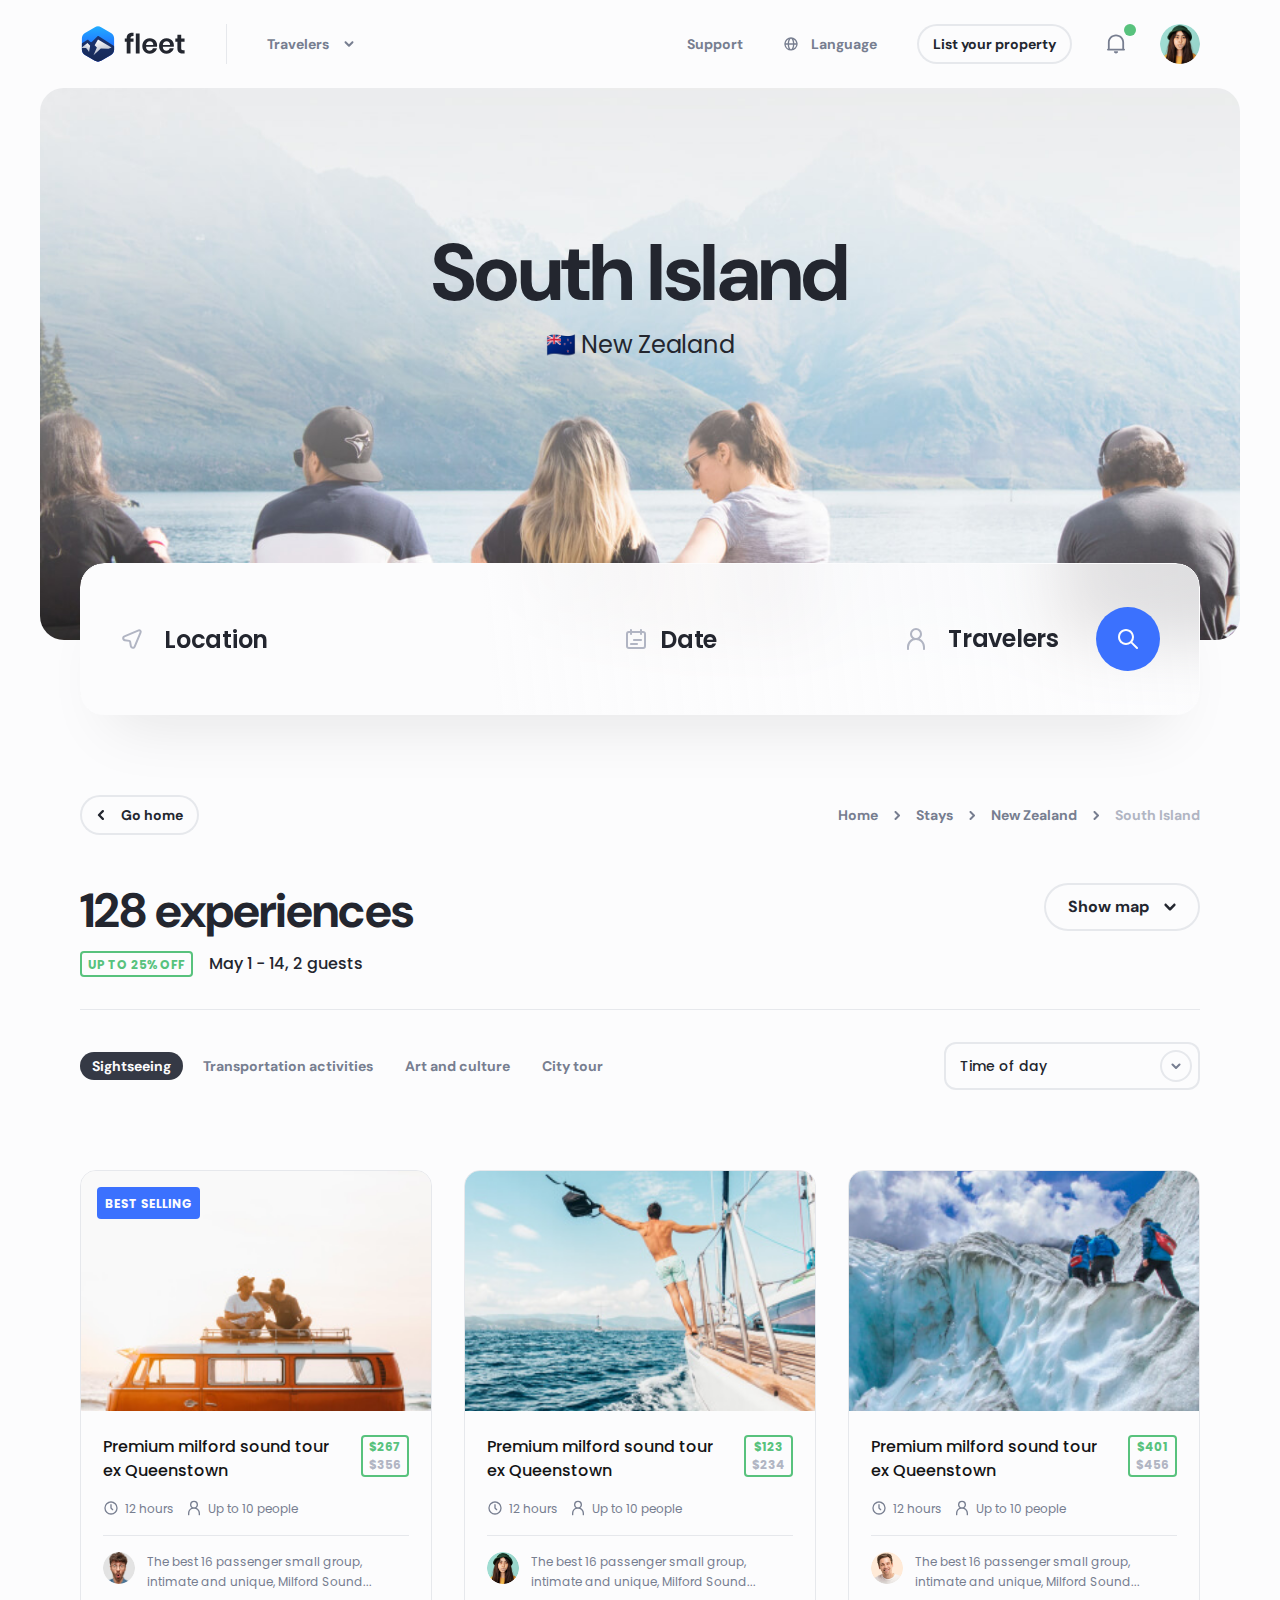
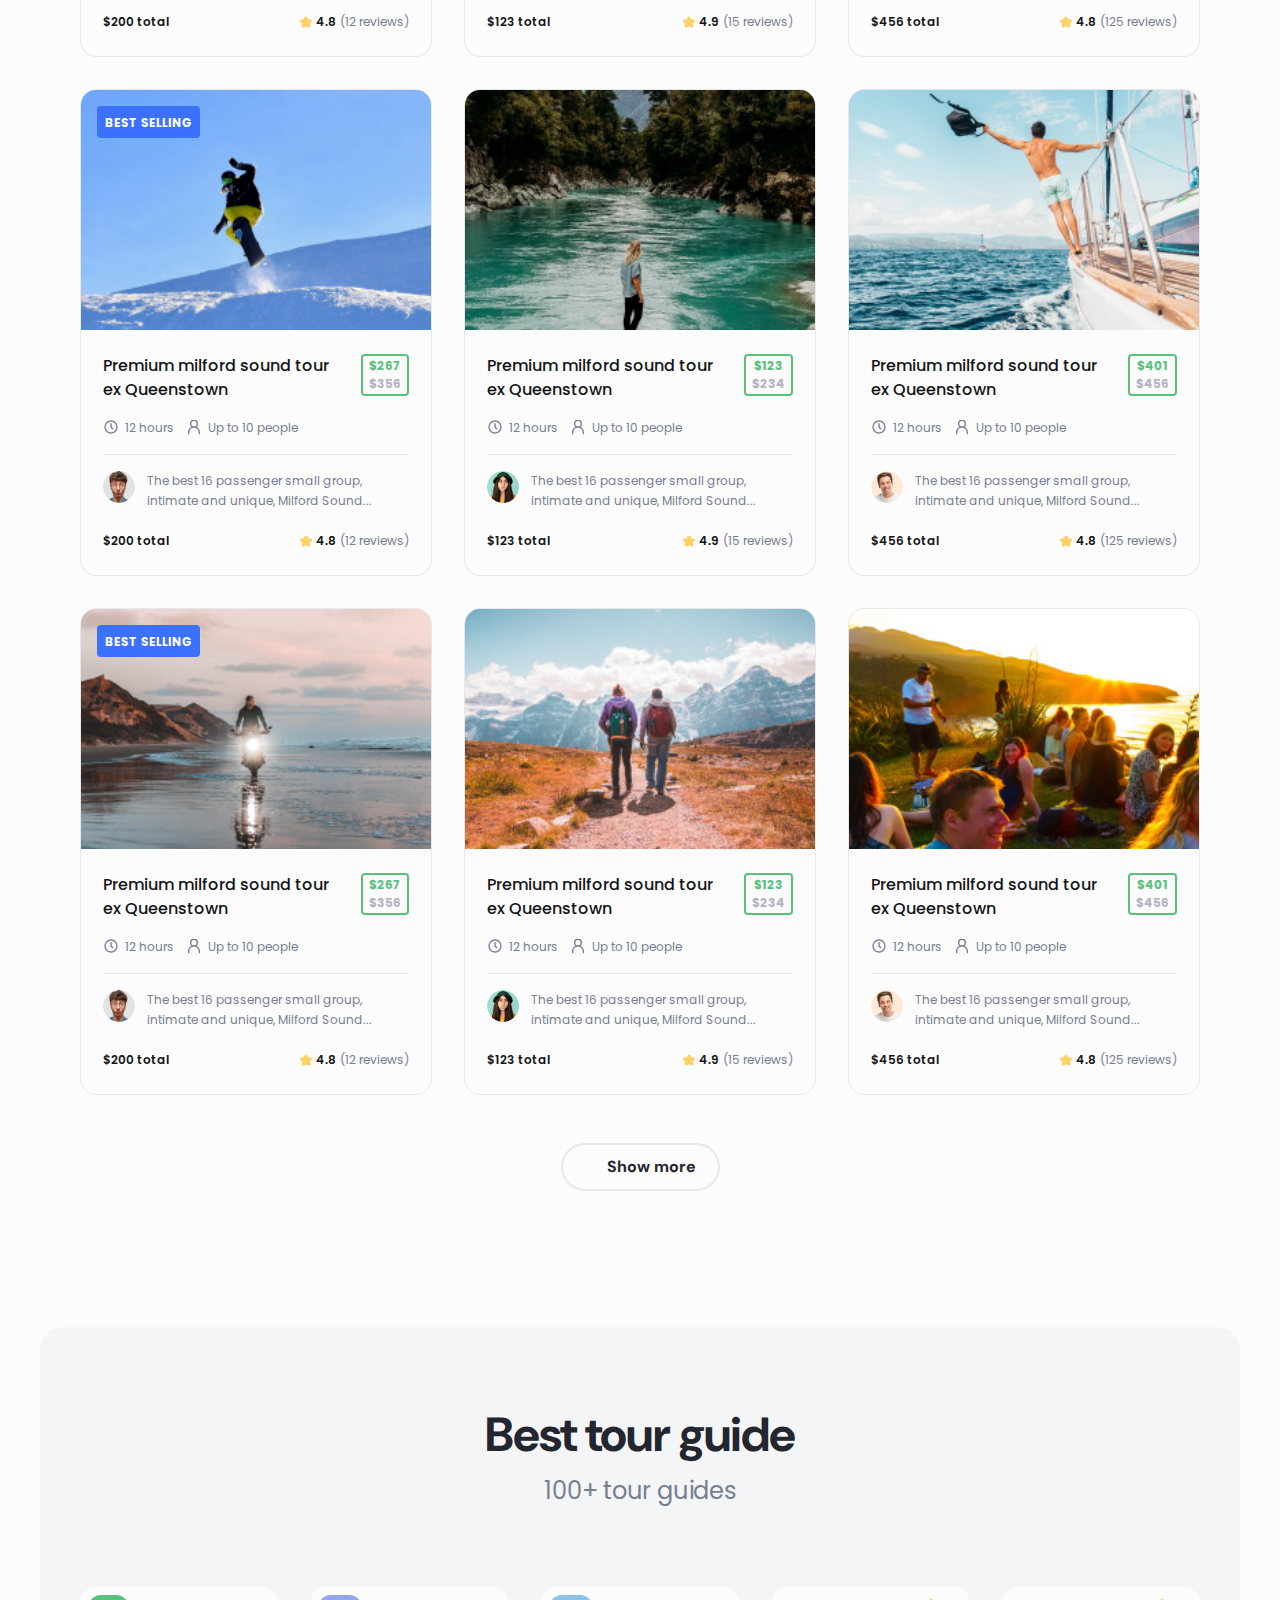
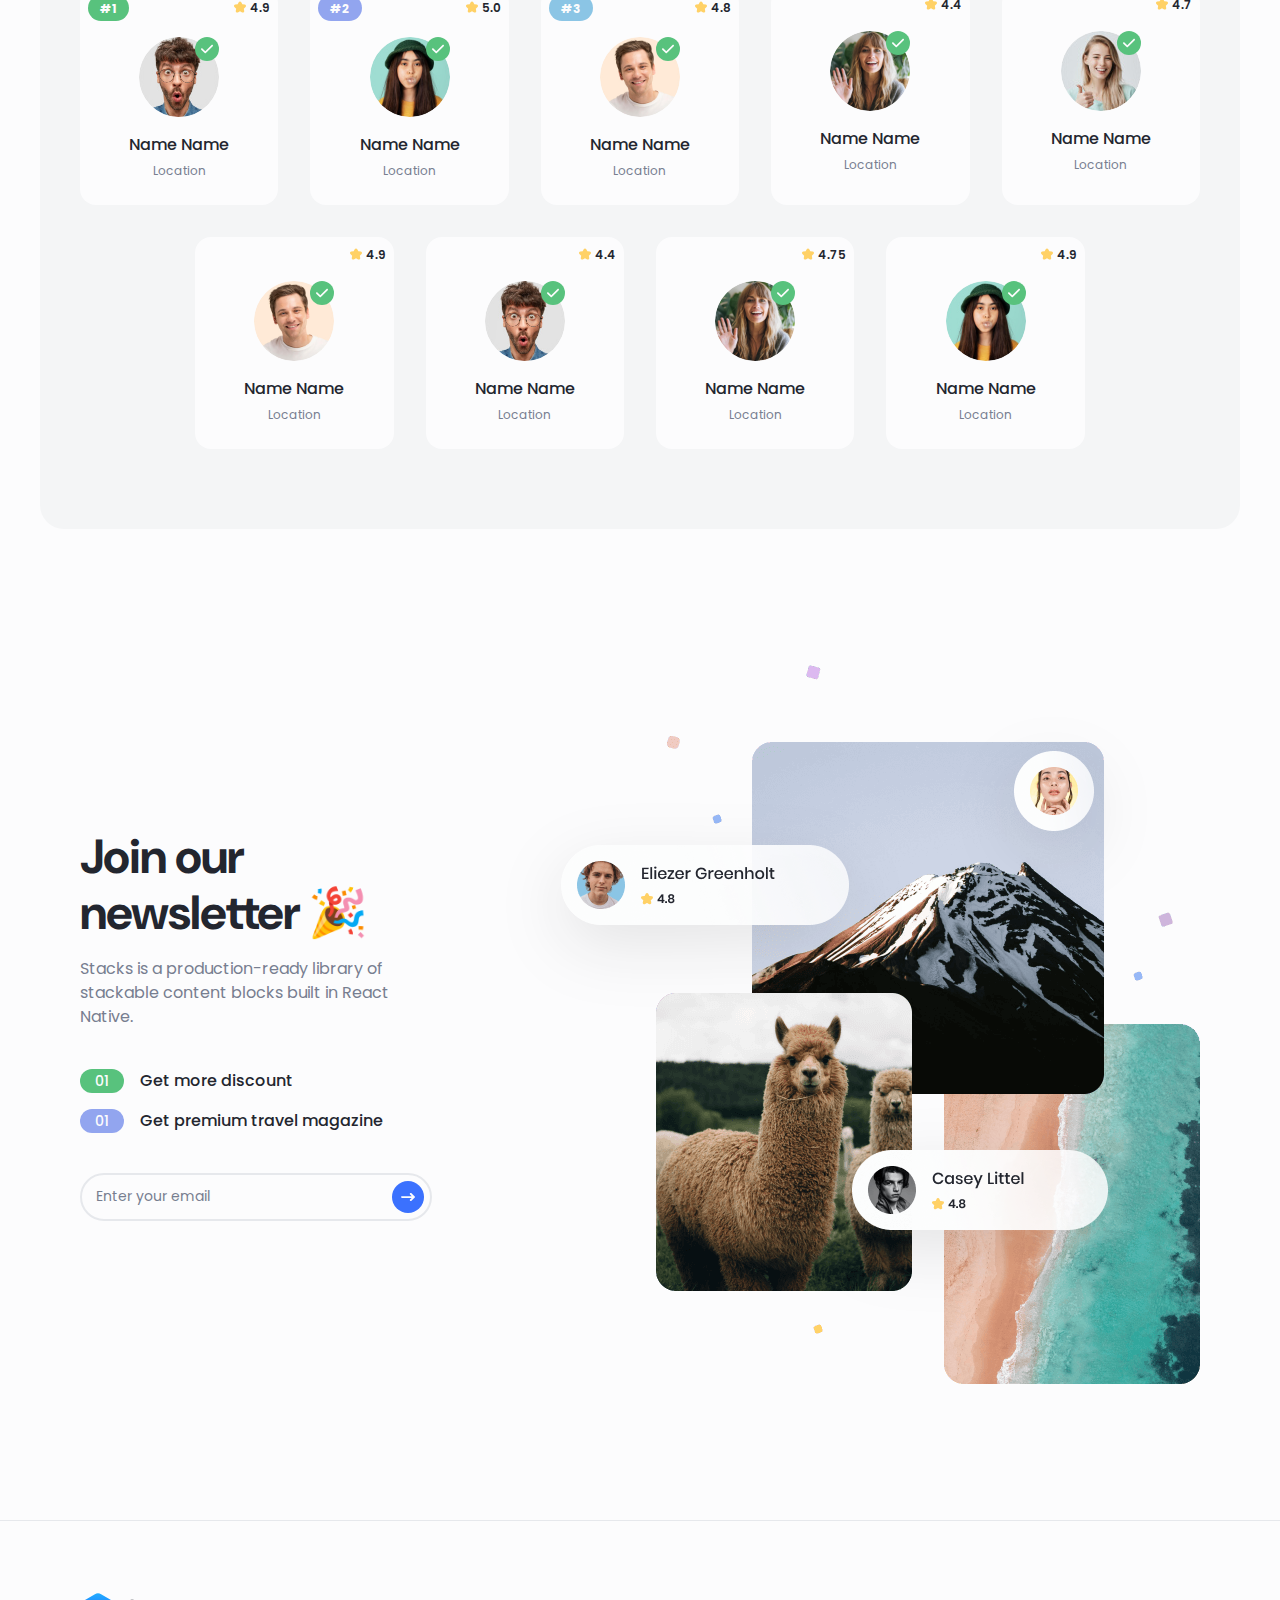
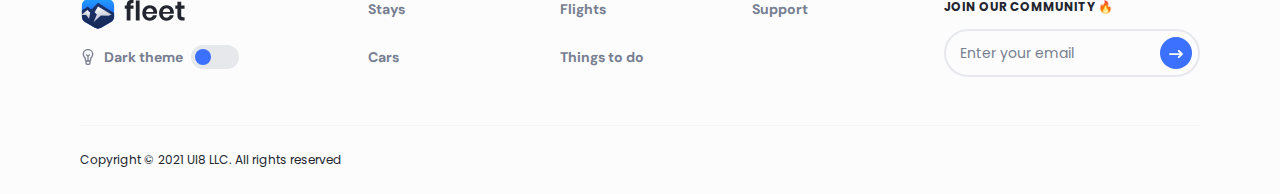
<file: category.html>
<!DOCTYPE html>
<html lang="en">
  <head>
    <meta charset="utf-8">
    <title>Fleet</title>
    <meta http-equiv="X-UA-Compatible" content="IE=Edge">
    <meta name="viewport" content="width=device-width, initial-scale=1, maximum-scale=1.0, user-scalable=no">
    <meta name="format-detection" content="telephone=no">
    <link rel="apple-touch-icon" sizes="180x180" href="img/apple-touch-icon.png">
    <link rel="icon" type="image/png" sizes="32x32" href="img/favicon-32x32.png">
    <link rel="icon" type="image/png" sizes="16x16" href="img/favicon-16x16.png">
    <link rel="manifest" href="img/site.webmanifest">
    <link rel="mask-icon" href="img/safari-pinned-tab.svg" color="#5bbad5">
    <meta name="msapplication-TileColor" content="#da532c">
    <meta name="theme-color" content="#ffffff">
    <meta name="description" content="Epic Travel Shopping Design Kit">
    <meta name="twitter:card" content="summary">
    <meta name="twitter:site" content="@ui8">
    <meta name="twitter:title" content="Fleet – Travel Shopping UI Kit">
    <meta name="twitter:description" content="Epic Travel Shopping Design Kit">
    <meta name="twitter:creator" content="@ui8">
    <meta name="twitter:image" content="https://ui8-fleet-html.herokuapp.com/img/twitter-card.jpg">
    <meta property="og:title" content="Fleet – Travel Shopping UI Kit">
    <meta property="og:type" content="Article">
    <meta property="og:url" content="https://ui8.net/ui8/products/fleet--travel-shopping-ui-design-kit">
    <meta property="og:image" content="https://ui8-fleet-html.herokuapp.com/img/fb-og-image.jpg">
    <meta property="og:description" content="Epic Travel Shopping Design Kit">
    <meta property="og:site_name" content="Fleet – Travel Shopping UI Kit">
    <meta property="fb:admins" content="132951670226590">
    <link rel="preconnect" href="https://fonts.gstatic.com">
    <link href="https://fonts.googleapis.com/css2?family=DM+Sans:wght@700&amp;family=Poppins:wght@400;500;600;700&amp;display=swap" rel="stylesheet">
    <link rel="stylesheet" media="all" href="css/app.min.css">
    <script>
      var viewportmeta = document.querySelector('meta[name="viewport"]');
      if (viewportmeta) {
        if (screen.width < 375) {
          var newScale = screen.width / 375;
          viewportmeta.content = 'width=375, minimum-scale=' + newScale + ', maximum-scale=1.0, user-scalable=no, initial-scale=' + newScale + '';
        } else {
          viewportmeta.content = 'width=device-width, maximum-scale=1.0, initial-scale=1.0';
        }
      }
    </script>
  </head>
  <body>
    <script>
      console.log(localStorage.getItem('darkMode'));
      if (localStorage.getItem('darkMode') === "on") {
        document.body.classList.add("dark");
        document.addEventListener("DOMContentLoaded", function() {
          document.querySelector('.js-theme input').checked = true;
        });
      }
    </script>
    <!-- outer-->
    <div class="outer">
      <!-- header-->
      <header class="header js-header">
        <div class="header__center center"><a class="header__logo" href="index.html"><img class="some-icon" src="img/logo-dark.svg" alt="Fleet"><img class="some-icon-dark" src="img/logo-light.svg" alt="Fleet"></a>
          <div class="header__wrapper js-header-wrapper">
            <div class="header__item header__item_dropdown js-header-item">
              <button class="header__head js-header-head">Travelers
                <svg class="icon icon-arrow-down">
                  <use xlink:href="#icon-arrow-down"></use>
                </svg>
              </button>
              <div class="header__body js-header-body">
                <div class="header__menu"><a class="header__link" href="index.html">
                    <svg class="icon icon-comment">
                      <use xlink:href="#icon-comment"></use>
                    </svg>Stays</a><a class="header__link" href="flights.html">
                    <svg class="icon icon-email">
                      <use xlink:href="#icon-email"></use>
                    </svg>Flights</a><a class="header__link active" href="things-to-do.html">
                    <svg class="icon icon-home">
                      <use xlink:href="#icon-home"></use>
                    </svg>Things to do</a><a class="header__link" href="cars.html">
                    <svg class="icon icon-email">
                      <use xlink:href="#icon-email"></use>
                    </svg>Cars</a></div>
              </div>
            </div><a class="header__item" href="support.html">Support</a>
            <div class="header__item header__item_language js-header-item">
              <button class="header__head js-header-head">
                <svg class="icon icon-globe">
                  <use xlink:href="#icon-globe"></use>
                </svg>Language
              </button>
              <div class="header__body js-header-body">
                <div class="header__list"><a class="header__box active" href="#">
                    <div class="header__category">English</div>
                    <div class="header__country">United States</div></a><a class="header__box" href="#">
                    <div class="header__category">Vietnamese</div>
                    <div class="header__country">Vietnamese</div></a><a class="header__box" href="#">
                    <div class="header__category">Français</div>
                    <div class="header__country">Belgique</div></a><a class="header__box" href="#">
                    <div class="header__category">Français</div>
                    <div class="header__country">Canada</div></a></div>
              </div>
            </div><a class="button button-stroke button-small header__button" href="list-your-property.html">List your property</a>
          </div>
          <div class="header__item header__item_notification js-header-item">
            <button class="header__head js-header-head active">
              <svg class="icon icon-notification">
                <use xlink:href="#icon-notification"></use>
              </svg>
            </button>
            <div class="header__body js-header-body">
              <div class="header__title">Notification</div>
              <div class="header__notifications"><a class="header__notification" href="message-center.html">
                  <div class="header__avatar"><img src="img/content/avatar-1.jpg" alt="Avatar"></div>
                  <div class="header__details">
                    <div class="header__subtitle">Kohaku Tora</div>
                    <div class="header__content">just sent you a message</div>
                    <div class="header__date">1 minute ago</div>
                    <div class="header__status" style="background-color: #3B71FE;"></div>
                  </div></a><a class="header__notification" href="message-center.html">
                  <div class="header__avatar"><img src="img/content/avatar-1.jpg" alt="Avatar"></div>
                  <div class="header__details">
                    <div class="header__subtitle">Kohaku Tora</div>
                    <div class="header__content">just sent you a message</div>
                    <div class="header__date">3 hours ago</div>
                    <div class="header__status" style="background-color: #3B71FE;"></div>
                  </div></a></div>
            </div>
          </div><a class="header__login js-popup-open" href="#popup-login" data-effect="mfp-zoom-in">
            <svg class="icon icon-user">
              <use xlink:href="#icon-user"></use>
            </svg></a>
          <div class="header__item header__item_user js-header-item">
            <button class="header__head js-header-head"><img src="img/content/avatar-2.jpg" alt="Avatar"></button>
            <div class="header__body js-header-body">
              <div class="header__group">
                <div class="header__menu"><a class="header__link" href="message-center.html">
                    <svg class="icon icon-comment">
                      <use xlink:href="#icon-comment"></use>
                    </svg>Messages</a><a class="header__link" href="bookings-list.html">
                    <svg class="icon icon-home">
                      <use xlink:href="#icon-home"></use>
                    </svg>Bookings</a><a class="header__link" href="wishlists.html">
                    <svg class="icon icon-email">
                      <use xlink:href="#icon-email"></use>
                    </svg>Wishlists</a></div>
                <div class="header__menu"><a class="header__link" href="list-your-property.html">
                    <svg class="icon icon-building">
                      <use xlink:href="#icon-building"></use>
                    </svg>List your property</a><a class="header__link" href="host-an-experience.html">
                    <svg class="icon icon-flag">
                      <use xlink:href="#icon-flag"></use>
                    </svg>Host an experience</a></div>
              </div>
              <div class="header__btns"><a class="button button-small header__button" href="account-setting.html">Account</a>
                <button class="button-stroke button-small header__button">Log out</button>
              </div>
            </div>
          </div>
          <button class="header__burger js-header-burger"></button>
        </div>
      </header>
      <!-- outer content-->
      <div class="outer__inner">
        <div class="section-mb80 main main_tasks-category">
          <div class="main__center center">
            <div class="main__preview"><img src="img/content/main-pic-6.jpg" alt="Main">
              <div class="main__wrap">
                <h1 class="main__title hero">South Island</h1>
                <div class="main__info info">🇳🇿 New Zealand</div>
              </div>
            </div>
            <div class="panel panel_tasks-category">
              <div class="panel__background"></div>
              <div class="panel__body">
                <div class="panel__row">
                  <div class="location js-location location_small">
                    <div class="location__head js-location-head">
                      <div class="location__icon">
                        <svg class="icon icon-location">
                          <use xlink:href="#icon-location"></use>
                        </svg>
                      </div>
                      <input class="location__input js-location-input" type="text" name="location" autocomplete="off" placeholder="Location"/>
                      <button class="location__clear js-location-clear">
                        <svg class="icon icon-close-circle">
                          <use xlink:href="#icon-close-circle"></use>
                        </svg>
                      </button>
                    </div>
                    <div class="location__body js-location-body">
                      <div class="location__list"><a class="location__item js-location-item" href="#">New York, NY</a><a class="location__item js-location-item" href="#">New York, Manhattan</a><a class="location__item js-location-item" href="#">New Zealand</a><a class="location__item js-location-item" href="#">New Smyrna Beach, FL</a><a class="location__item js-location-item" href="#">Newark, NJ</a></div>
                    </div>
                  </div>
                  <div class="datepicker datepicker_small">
                    <div class="datepicker__item">
                      <input class="datepicker__input js-date-single" data-format="MMM DD, YYYY" data-single="data-single" data-container=".datepicker" type="text" placeholder="Date" readonly="readonly"/>
                      <div class="datepicker__icon">
                        <svg class="icon icon-calendar">
                          <use xlink:href="#icon-calendar"></use>
                        </svg>
                      </div>
                    </div>
                  </div>
                  <div class="travelers js-travelers travelers_small">
                    <div class="travelers__head js-travelers-head">
                      <div class="travelers__icon">
                        <svg class="icon icon-user">
                          <use xlink:href="#icon-user"></use>
                        </svg>
                      </div>
                      <div class="travelers__content js-travelers-content">Travelers</div>
                    </div>
                    <div class="travelers__body js-travelers-body">
                      <div class="travelers__item">
                        <div class="travelers__details">
                          <div class="travelers__category">Adults</div>
                          <div class="travelers__text">Ages 13 or above</div>
                        </div>
                        <div class="counter js-counter" data-min="0">
                          <button class="counter__button js-counter-button js-counter-minus disabled" type="button">
                            <svg class="icon icon-minus-circle">
                              <use xlink:href="#icon-minus-circle"></use>
                            </svg>
                          </button>
                          <div class="counter__value js-counter-value"></div>
                          <button class="counter__button js-counter-button js-counter-plus" type="button">
                            <svg class="icon icon-plus-circle">
                              <use xlink:href="#icon-plus-circle"></use>
                            </svg>
                          </button>
                          <input class="js-counter-input js-counter-result js-counter-adults" type="hidden"/>
                        </div>
                      </div>
                      <div class="travelers__item">
                        <div class="travelers__details">
                          <div class="travelers__category">Children</div>
                          <div class="travelers__text">Ages 2 - 12</div>
                        </div>
                        <div class="counter js-counter" data-min="0">
                          <button class="counter__button js-counter-button js-counter-minus disabled" type="button">
                            <svg class="icon icon-minus-circle">
                              <use xlink:href="#icon-minus-circle"></use>
                            </svg>
                          </button>
                          <div class="counter__value js-counter-value"></div>
                          <button class="counter__button js-counter-button js-counter-plus" type="button">
                            <svg class="icon icon-plus-circle">
                              <use xlink:href="#icon-plus-circle"></use>
                            </svg>
                          </button>
                          <input class="js-counter-input js-counter-result js-counter-children" type="hidden"/>
                        </div>
                      </div>
                      <div class="travelers__item">
                        <div class="travelers__details">
                          <div class="travelers__category">Adults</div>
                          <div class="travelers__text">Under 2</div>
                        </div>
                        <div class="counter js-counter" data-min="0">
                          <button class="counter__button js-counter-button js-counter-minus disabled" type="button">
                            <svg class="icon icon-minus-circle">
                              <use xlink:href="#icon-minus-circle"></use>
                            </svg>
                          </button>
                          <div class="counter__value js-counter-value"></div>
                          <button class="counter__button js-counter-button js-counter-plus" type="button">
                            <svg class="icon icon-plus-circle">
                              <use xlink:href="#icon-plus-circle"></use>
                            </svg>
                          </button>
                          <input class="js-counter-input js-counter-result js-counter-babies" type="hidden"/>
                        </div>
                      </div>
                    </div>
                  </div>
                  <button class="panel__search">
                    <svg class="icon icon-search">
                      <use xlink:href="#icon-search"></use>
                    </svg>
                  </button>
                </div>
              </div>
            </div>
          </div>
        </div>
        <div class="section catalog">
          <div class="sorting">
            <div class="sorting__center center">
              <div class="control"><a class="button-stroke button-small control__button" href="things-to-do.html">
                  <svg class="icon icon-arrow-left">
                    <use xlink:href="#icon-arrow-left"></use>
                  </svg><span>Go home</span></a>
                <ul class="breadcrumbs">
                  <li class="breadcrumbs__item"><a class="breadcrumbs__link" href="index.html">Home</a></li>
                  <li class="breadcrumbs__item"><a class="breadcrumbs__link" href="index.html">Stays</a></li>
                  <li class="breadcrumbs__item"><a class="breadcrumbs__link" href="stays-category.html">New Zealand</a></li>
                  <li class="breadcrumbs__item">South Island</li>
                </ul>
              </div>
              <div class="sorting__body">
                <div class="sorting__box">
                  <h2 class="sorting__title h2">128 experiences</h2>
                  <div class="sorting__line">
                    <div class="sorting__sale">up to 25% off</div>
                    <div class="sorting__details">May 1 - 14, 2 guests</div>
                  </div>
                </div>
                <div class="sorting__location">
                  <button class="button-stroke sorting__button js-sorting-button"><span>Show map</span>
                    <svg class="icon icon-arrow-bottom">
                      <use xlink:href="#icon-arrow-bottom"></use>
                    </svg>
                  </button>
                  <div class="sorting__map js-sorting-map">
                    <iframe src="https://www.google.com/maps/embed?pb=!1m18!1m12!1m3!1d63817.0803287881!2d168.63234961382247!3d-45.04173987887954!2m3!1f0!2f0!3f0!3m2!1i1024!2i768!4f13.1!3m3!1m2!1s0xa9d51df1d7a8de5f%3A0x500ef868479a600!2z0JrRg9C40L3RgdGC0LDRg9C9LCDQndC-0LLQsNGPINCX0LXQu9Cw0L3QtNC40Y8!5e0!3m2!1sru!2sua!4v1624887132616!5m2!1sru!2sua" width="600" height="450" loading="lazy"></iframe>
                  </div>
                </div>
              </div>
              <div class="sorting__foot">
                <div class="nav"><a class="nav__link active" href="#">Sightseeing</a><a class="nav__link" href="#">Transportation activities</a><a class="nav__link" href="#">Art and culture</a><a class="nav__link" href="#">City tour</a></div>
                <div class="sorting__select tablet-show">
                  <select class="select">
                    <option>Sightseeing</option>
                    <option>Transportation activities</option>
                    <option>Art and culture</option>
                    <option>City tour</option>
                  </select>
                </div>
                <div class="sorting__select">
                  <select class="select">
                    <option>Time of day</option>
                    <option>Time of week</option>
                  </select>
                </div>
              </div>
            </div>
          </div>
          <div class="catalog__body">
            <div class="catalog__center center">
              <div class="catalog__cards">
                <a class="card card_row" href="product.html">
                  <div class="card__preview">
                    <img srcSet="img/content/card-pic-10@2x.jpg 2x" src="img/content/card-pic-10.jpg" alt="Premium milford sound tour ex Queenstown"/>
                    <div class="category-blue card__category">best selling</div>
                  </div>
                  <div class="card__body">
                    <div class="card__line">
                      <div class="card__title">Premium milford sound tour ex Queenstown</div>
                      <div class="card__price">
                        <div class="card__old">$356</div>
                        <div class="card__actual">$267</div>
                      </div>
                    </div>
                    <div class="card__options">
                      <div class="card__option">
                        <svg class="icon icon-clock">
                          <use xlink:href="#icon-clock"></use>
                        </svg>12 hours
                      </div>
                      <div class="card__option">
                        <svg class="icon icon-user">
                          <use xlink:href="#icon-user"></use>
                        </svg>Up to 10 people
                      </div>
                    </div>
                    <div class="card__foot">
                      <div class="card__comment">
                        <div class="card__avatar"><img src="img/content/avatar-1.jpg" alt="Avatar"/></div>
                        <div class="card__text">The best 16 passenger small group, intimate and unique, Milford Sound...</div>
                      </div>
                      <div class="card__flex">
                        <div class="card__cost">$200 total</div>
                        <div class="card__rating">
                          <svg class="icon icon-star">
                            <use xlink:href="#icon-star"></use>
                          </svg>
                          <div class="card__number">4.8</div>
                          <div class="card__reviews">(12 reviews)
                          </div>
                        </div>
                      </div>
                    </div>
                  </div></a><a class="card card_row" href="product.html">
                  <div class="card__preview"><img srcSet="img/content/card-pic-11@2x.jpg 2x" src="img/content/card-pic-11.jpg" alt="Premium milford sound tour ex Queenstown"/>
                  </div>
                  <div class="card__body">
                    <div class="card__line">
                      <div class="card__title">Premium milford sound tour ex Queenstown</div>
                      <div class="card__price">
                        <div class="card__old">$234</div>
                        <div class="card__actual">$123</div>
                      </div>
                    </div>
                    <div class="card__options">
                      <div class="card__option">
                        <svg class="icon icon-clock">
                          <use xlink:href="#icon-clock"></use>
                        </svg>12 hours
                      </div>
                      <div class="card__option">
                        <svg class="icon icon-user">
                          <use xlink:href="#icon-user"></use>
                        </svg>Up to 10 people
                      </div>
                    </div>
                    <div class="card__foot">
                      <div class="card__comment">
                        <div class="card__avatar"><img src="img/content/avatar-2.jpg" alt="Avatar"/></div>
                        <div class="card__text">The best 16 passenger small group, intimate and unique, Milford Sound...</div>
                      </div>
                      <div class="card__flex">
                        <div class="card__cost">$123 total</div>
                        <div class="card__rating">
                          <svg class="icon icon-star">
                            <use xlink:href="#icon-star"></use>
                          </svg>
                          <div class="card__number">4.9</div>
                          <div class="card__reviews">(15 reviews)
                          </div>
                        </div>
                      </div>
                    </div>
                  </div></a><a class="card card_row" href="product.html">
                  <div class="card__preview"><img srcSet="img/content/card-pic-12@2x.jpg 2x" src="img/content/card-pic-12.jpg" alt="Premium milford sound tour ex Queenstown"/>
                  </div>
                  <div class="card__body">
                    <div class="card__line">
                      <div class="card__title">Premium milford sound tour ex Queenstown</div>
                      <div class="card__price">
                        <div class="card__old">$456</div>
                        <div class="card__actual">$401</div>
                      </div>
                    </div>
                    <div class="card__options">
                      <div class="card__option">
                        <svg class="icon icon-clock">
                          <use xlink:href="#icon-clock"></use>
                        </svg>12 hours
                      </div>
                      <div class="card__option">
                        <svg class="icon icon-user">
                          <use xlink:href="#icon-user"></use>
                        </svg>Up to 10 people
                      </div>
                    </div>
                    <div class="card__foot">
                      <div class="card__comment">
                        <div class="card__avatar"><img src="img/content/avatar-3.jpg" alt="Avatar"/></div>
                        <div class="card__text">The best 16 passenger small group, intimate and unique, Milford Sound...</div>
                      </div>
                      <div class="card__flex">
                        <div class="card__cost">$456 total</div>
                        <div class="card__rating">
                          <svg class="icon icon-star">
                            <use xlink:href="#icon-star"></use>
                          </svg>
                          <div class="card__number">4.8</div>
                          <div class="card__reviews">(125 reviews)
                          </div>
                        </div>
                      </div>
                    </div>
                  </div></a><a class="card card_row" href="product.html">
                  <div class="card__preview"><img srcSet="img/content/card-pic-13@2x.jpg 2x" src="img/content/card-pic-13.jpg" alt="Premium milford sound tour ex Queenstown"/>
                    <div class="category-blue card__category">best selling</div>
                  </div>
                  <div class="card__body">
                    <div class="card__line">
                      <div class="card__title">Premium milford sound tour ex Queenstown</div>
                      <div class="card__price">
                        <div class="card__old">$356</div>
                        <div class="card__actual">$267</div>
                      </div>
                    </div>
                    <div class="card__options">
                      <div class="card__option">
                        <svg class="icon icon-clock">
                          <use xlink:href="#icon-clock"></use>
                        </svg>12 hours
                      </div>
                      <div class="card__option">
                        <svg class="icon icon-user">
                          <use xlink:href="#icon-user"></use>
                        </svg>Up to 10 people
                      </div>
                    </div>
                    <div class="card__foot">
                      <div class="card__comment">
                        <div class="card__avatar"><img src="img/content/avatar-1.jpg" alt="Avatar"/></div>
                        <div class="card__text">The best 16 passenger small group, intimate and unique, Milford Sound...</div>
                      </div>
                      <div class="card__flex">
                        <div class="card__cost">$200 total</div>
                        <div class="card__rating">
                          <svg class="icon icon-star">
                            <use xlink:href="#icon-star"></use>
                          </svg>
                          <div class="card__number">4.8</div>
                          <div class="card__reviews">(12 reviews)
                          </div>
                        </div>
                      </div>
                    </div>
                  </div></a><a class="card card_row" href="product.html">
                  <div class="card__preview"><img srcSet="img/content/card-pic-14@2x.jpg 2x" src="img/content/card-pic-14.jpg" alt="Premium milford sound tour ex Queenstown"/>
                  </div>
                  <div class="card__body">
                    <div class="card__line">
                      <div class="card__title">Premium milford sound tour ex Queenstown</div>
                      <div class="card__price">
                        <div class="card__old">$234</div>
                        <div class="card__actual">$123</div>
                      </div>
                    </div>
                    <div class="card__options">
                      <div class="card__option">
                        <svg class="icon icon-clock">
                          <use xlink:href="#icon-clock"></use>
                        </svg>12 hours
                      </div>
                      <div class="card__option">
                        <svg class="icon icon-user">
                          <use xlink:href="#icon-user"></use>
                        </svg>Up to 10 people
                      </div>
                    </div>
                    <div class="card__foot">
                      <div class="card__comment">
                        <div class="card__avatar"><img src="img/content/avatar-2.jpg" alt="Avatar"/></div>
                        <div class="card__text">The best 16 passenger small group, intimate and unique, Milford Sound...</div>
                      </div>
                      <div class="card__flex">
                        <div class="card__cost">$123 total</div>
                        <div class="card__rating">
                          <svg class="icon icon-star">
                            <use xlink:href="#icon-star"></use>
                          </svg>
                          <div class="card__number">4.9</div>
                          <div class="card__reviews">(15 reviews)
                          </div>
                        </div>
                      </div>
                    </div>
                  </div></a><a class="card card_row" href="product.html">
                  <div class="card__preview"><img srcSet="img/content/card-pic-15@2x.jpg 2x" src="img/content/card-pic-15.jpg" alt="Premium milford sound tour ex Queenstown"/>
                  </div>
                  <div class="card__body">
                    <div class="card__line">
                      <div class="card__title">Premium milford sound tour ex Queenstown</div>
                      <div class="card__price">
                        <div class="card__old">$456</div>
                        <div class="card__actual">$401</div>
                      </div>
                    </div>
                    <div class="card__options">
                      <div class="card__option">
                        <svg class="icon icon-clock">
                          <use xlink:href="#icon-clock"></use>
                        </svg>12 hours
                      </div>
                      <div class="card__option">
                        <svg class="icon icon-user">
                          <use xlink:href="#icon-user"></use>
                        </svg>Up to 10 people
                      </div>
                    </div>
                    <div class="card__foot">
                      <div class="card__comment">
                        <div class="card__avatar"><img src="img/content/avatar-3.jpg" alt="Avatar"/></div>
                        <div class="card__text">The best 16 passenger small group, intimate and unique, Milford Sound...</div>
                      </div>
                      <div class="card__flex">
                        <div class="card__cost">$456 total</div>
                        <div class="card__rating">
                          <svg class="icon icon-star">
                            <use xlink:href="#icon-star"></use>
                          </svg>
                          <div class="card__number">4.8</div>
                          <div class="card__reviews">(125 reviews)
                          </div>
                        </div>
                      </div>
                    </div>
                  </div></a><a class="card card_row" href="product.html">
                  <div class="card__preview"><img srcSet="img/content/card-pic-16@2x.jpg 2x" src="img/content/card-pic-16.jpg" alt="Premium milford sound tour ex Queenstown"/>
                    <div class="category-blue card__category">best selling</div>
                  </div>
                  <div class="card__body">
                    <div class="card__line">
                      <div class="card__title">Premium milford sound tour ex Queenstown</div>
                      <div class="card__price">
                        <div class="card__old">$356</div>
                        <div class="card__actual">$267</div>
                      </div>
                    </div>
                    <div class="card__options">
                      <div class="card__option">
                        <svg class="icon icon-clock">
                          <use xlink:href="#icon-clock"></use>
                        </svg>12 hours
                      </div>
                      <div class="card__option">
                        <svg class="icon icon-user">
                          <use xlink:href="#icon-user"></use>
                        </svg>Up to 10 people
                      </div>
                    </div>
                    <div class="card__foot">
                      <div class="card__comment">
                        <div class="card__avatar"><img src="img/content/avatar-1.jpg" alt="Avatar"/></div>
                        <div class="card__text">The best 16 passenger small group, intimate and unique, Milford Sound...</div>
                      </div>
                      <div class="card__flex">
                        <div class="card__cost">$200 total</div>
                        <div class="card__rating">
                          <svg class="icon icon-star">
                            <use xlink:href="#icon-star"></use>
                          </svg>
                          <div class="card__number">4.8</div>
                          <div class="card__reviews">(12 reviews)
                          </div>
                        </div>
                      </div>
                    </div>
                  </div></a><a class="card card_row" href="product.html">
                  <div class="card__preview"><img srcSet="img/content/card-pic-17@2x.jpg 2x" src="img/content/card-pic-17.jpg" alt="Premium milford sound tour ex Queenstown"/>
                  </div>
                  <div class="card__body">
                    <div class="card__line">
                      <div class="card__title">Premium milford sound tour ex Queenstown</div>
                      <div class="card__price">
                        <div class="card__old">$234</div>
                        <div class="card__actual">$123</div>
                      </div>
                    </div>
                    <div class="card__options">
                      <div class="card__option">
                        <svg class="icon icon-clock">
                          <use xlink:href="#icon-clock"></use>
                        </svg>12 hours
                      </div>
                      <div class="card__option">
                        <svg class="icon icon-user">
                          <use xlink:href="#icon-user"></use>
                        </svg>Up to 10 people
                      </div>
                    </div>
                    <div class="card__foot">
                      <div class="card__comment">
                        <div class="card__avatar"><img src="img/content/avatar-2.jpg" alt="Avatar"/></div>
                        <div class="card__text">The best 16 passenger small group, intimate and unique, Milford Sound...</div>
                      </div>
                      <div class="card__flex">
                        <div class="card__cost">$123 total</div>
                        <div class="card__rating">
                          <svg class="icon icon-star">
                            <use xlink:href="#icon-star"></use>
                          </svg>
                          <div class="card__number">4.9</div>
                          <div class="card__reviews">(15 reviews)
                          </div>
                        </div>
                      </div>
                    </div>
                  </div></a><a class="card card_row" href="product.html">
                  <div class="card__preview"><img srcSet="img/content/card-pic-18@2x.jpg 2x" src="img/content/card-pic-18.jpg" alt="Premium milford sound tour ex Queenstown"/>
                  </div>
                  <div class="card__body">
                    <div class="card__line">
                      <div class="card__title">Premium milford sound tour ex Queenstown</div>
                      <div class="card__price">
                        <div class="card__old">$456</div>
                        <div class="card__actual">$401</div>
                      </div>
                    </div>
                    <div class="card__options">
                      <div class="card__option">
                        <svg class="icon icon-clock">
                          <use xlink:href="#icon-clock"></use>
                        </svg>12 hours
                      </div>
                      <div class="card__option">
                        <svg class="icon icon-user">
                          <use xlink:href="#icon-user"></use>
                        </svg>Up to 10 people
                      </div>
                    </div>
                    <div class="card__foot">
                      <div class="card__comment">
                        <div class="card__avatar"><img src="img/content/avatar-3.jpg" alt="Avatar"/></div>
                        <div class="card__text">The best 16 passenger small group, intimate and unique, Milford Sound...</div>
                      </div>
                      <div class="card__flex">
                        <div class="card__cost">$456 total</div>
                        <div class="card__rating">
                          <svg class="icon icon-star">
                            <use xlink:href="#icon-star"></use>
                          </svg>
                          <div class="card__number">4.8</div>
                          <div class="card__reviews">(125 reviews)
                          </div>
                        </div>
                      </div>
                    </div>
                  </div></a><a class="card card_row" href="product.html">
                  <div class="card__preview"><img srcSet="img/content/card-pic-19@2x.jpg 2x" src="img/content/card-pic-19.jpg" alt="Premium milford sound tour ex Queenstown"/>
                  </div>
                  <div class="card__body">
                    <div class="card__line">
                      <div class="card__title">Premium milford sound tour ex Queenstown</div>
                      <div class="card__price">
                        <div class="card__old">$456</div>
                        <div class="card__actual">$401</div>
                      </div>
                    </div>
                    <div class="card__options">
                      <div class="card__option">
                        <svg class="icon icon-clock">
                          <use xlink:href="#icon-clock"></use>
                        </svg>12 hours
                      </div>
                      <div class="card__option">
                        <svg class="icon icon-user">
                          <use xlink:href="#icon-user"></use>
                        </svg>Up to 10 people
                      </div>
                    </div>
                    <div class="card__foot">
                      <div class="card__comment">
                        <div class="card__avatar"><img src="img/content/avatar-3.jpg" alt="Avatar"/></div>
                        <div class="card__text">The best 16 passenger small group, intimate and unique, Milford Sound...</div>
                      </div>
                      <div class="card__flex">
                        <div class="card__cost">$456 total</div>
                        <div class="card__rating">
                          <svg class="icon icon-star">
                            <use xlink:href="#icon-star"></use>
                          </svg>
                          <div class="card__number">4.8</div>
                          <div class="card__reviews">(125 reviews)
                          </div>
                        </div>
                      </div>
                    </div>
                  </div></a>
              </div>
              <div class="catalog__btns">
                <button class="button-stroke catalog__button">
                  <div class="loader"></div><span>Show more</span>
                </button>
              </div>
            </div>
          </div>
        </div>
        <div class="section best">
          <div class="best__center center">
            <div class="best__inner">
              <div class="best__head">
                <h2 class="best__title h2">Best tour guide</h2>
                <div class="best__info info">100+ tour guides</div>
              </div>
              <div class="best__wrapper">
                <div class="best__slider js-slider-best js-slider-resize"><a class="best__item" href="host-profile.html">
                                      <div class="best__line">
                                        <div class="best__number" style="background-color: #58C27D">#1</div>
                                        <div class="best__rating">
                                          <svg class="icon icon-star">
                                            <use xlink:href="#icon-star"></use>
                                          </svg>4.9
                                        </div>
                                      </div>
                                      <div class="best__avatar"><img src="img/content/avatar-1.jpg" alt="Avatar">
                                        <div class="best__check">
                                          <svg class="icon icon-check">
                                            <use xlink:href="#icon-check"></use>
                                          </svg>
                                        </div>
                                      </div>
                                      <div class="best__subtitle">Name Name</div>
                                      <div class="best__location">Location</div></a><a class="best__item" href="host-profile.html">
                                      <div class="best__line">
                                        <div class="best__number" style="background-color: #92A5EF">#2</div>
                                        <div class="best__rating">
                                          <svg class="icon icon-star">
                                            <use xlink:href="#icon-star"></use>
                                          </svg>5.0
                                        </div>
                                      </div>
                                      <div class="best__avatar"><img src="img/content/avatar-2.jpg" alt="Avatar">
                                        <div class="best__check">
                                          <svg class="icon icon-check">
                                            <use xlink:href="#icon-check"></use>
                                          </svg>
                                        </div>
                                      </div>
                                      <div class="best__subtitle">Name Name</div>
                                      <div class="best__location">Location</div></a><a class="best__item" href="host-profile.html">
                                      <div class="best__line">
                                        <div class="best__number" style="background-color: #8BC5E5">#3</div>
                                        <div class="best__rating">
                                          <svg class="icon icon-star">
                                            <use xlink:href="#icon-star"></use>
                                          </svg>4.8
                                        </div>
                                      </div>
                                      <div class="best__avatar"><img src="img/content/avatar-3.jpg" alt="Avatar">
                                        <div class="best__check">
                                          <svg class="icon icon-check">
                                            <use xlink:href="#icon-check"></use>
                                          </svg>
                                        </div>
                                      </div>
                                      <div class="best__subtitle">Name Name</div>
                                      <div class="best__location">Location</div></a><a class="best__item" href="host-profile.html">
                                      <div class="best__line">
                                        <div class="best__rating">
                                          <svg class="icon icon-star">
                                            <use xlink:href="#icon-star"></use>
                                          </svg>4.4
                                        </div>
                                      </div>
                                      <div class="best__avatar"><img src="img/content/avatar-4.jpg" alt="Avatar">
                                        <div class="best__check">
                                          <svg class="icon icon-check">
                                            <use xlink:href="#icon-check"></use>
                                          </svg>
                                        </div>
                                      </div>
                                      <div class="best__subtitle">Name Name</div>
                                      <div class="best__location">Location</div></a><a class="best__item" href="host-profile.html">
                                      <div class="best__line">
                                        <div class="best__rating">
                                          <svg class="icon icon-star">
                                            <use xlink:href="#icon-star"></use>
                                          </svg>4.7
                                        </div>
                                      </div>
                                      <div class="best__avatar"><img src="img/content/avatar-5.jpg" alt="Avatar">
                                        <div class="best__check">
                                          <svg class="icon icon-check">
                                            <use xlink:href="#icon-check"></use>
                                          </svg>
                                        </div>
                                      </div>
                                      <div class="best__subtitle">Name Name</div>
                                      <div class="best__location">Location</div></a><a class="best__item" href="host-profile.html">
                                      <div class="best__line">
                                        <div class="best__rating">
                                          <svg class="icon icon-star">
                                            <use xlink:href="#icon-star"></use>
                                          </svg>4.9
                                        </div>
                                      </div>
                                      <div class="best__avatar"><img src="img/content/avatar-3.jpg" alt="Avatar">
                                        <div class="best__check">
                                          <svg class="icon icon-check">
                                            <use xlink:href="#icon-check"></use>
                                          </svg>
                                        </div>
                                      </div>
                                      <div class="best__subtitle">Name Name</div>
                                      <div class="best__location">Location</div></a><a class="best__item" href="host-profile.html">
                                      <div class="best__line">
                                        <div class="best__rating">
                                          <svg class="icon icon-star">
                                            <use xlink:href="#icon-star"></use>
                                          </svg>4.4
                                        </div>
                                      </div>
                                      <div class="best__avatar"><img src="img/content/avatar-1.jpg" alt="Avatar">
                                        <div class="best__check">
                                          <svg class="icon icon-check">
                                            <use xlink:href="#icon-check"></use>
                                          </svg>
                                        </div>
                                      </div>
                                      <div class="best__subtitle">Name Name</div>
                                      <div class="best__location">Location</div></a><a class="best__item" href="host-profile.html">
                                      <div class="best__line">
                                        <div class="best__rating">
                                          <svg class="icon icon-star">
                                            <use xlink:href="#icon-star"></use>
                                          </svg>4.75
                                        </div>
                                      </div>
                                      <div class="best__avatar"><img src="img/content/avatar-4.jpg" alt="Avatar">
                                        <div class="best__check">
                                          <svg class="icon icon-check">
                                            <use xlink:href="#icon-check"></use>
                                          </svg>
                                        </div>
                                      </div>
                                      <div class="best__subtitle">Name Name</div>
                                      <div class="best__location">Location</div></a><a class="best__item" href="host-profile.html">
                                      <div class="best__line">
                                        <div class="best__rating">
                                          <svg class="icon icon-star">
                                            <use xlink:href="#icon-star"></use>
                                          </svg>4.9
                                        </div>
                                      </div>
                                      <div class="best__avatar"><img src="img/content/avatar-2.jpg" alt="Avatar">
                                        <div class="best__check">
                                          <svg class="icon icon-check">
                                            <use xlink:href="#icon-check"></use>
                                          </svg>
                                        </div>
                                      </div>
                                      <div class="best__subtitle">Name Name</div>
                                      <div class="best__location">Location</div></a>
                </div>
              </div>
            </div>
          </div>
        </div>
        <div class="section newsletter">
          <div class="newsletter__center center">
            <div class="newsletter__wrap">
              <h2 class="newsletter__title h2">Join our newsletter 🎉</h2>
              <div class="newsletter__info">Stacks is a production-ready library of stackable content blocks built in React Native.</div>
              <div class="newsletter__list">
                <div class="newsletter__item">
                  <div class="newsletter__number" style="background-color: #58C27D;">01</div>
                  <div class="newsletter__text">Get more discount</div>
                </div>
                <div class="newsletter__item">
                  <div class="newsletter__number" style="background-color: #92A5EF;">01</div>
                  <div class="newsletter__text">Get premium travel magazine</div>
                </div>
              </div>
              <form class="subscription">
                <input class="subscription__input" type="email" name="email" placeholder="Enter your email" required="required"/>
                <button class="subscription__btn">
                  <svg class="icon icon-arrow-next">
                    <use xlink:href="#icon-arrow-next"></use>
                  </svg>
                </button>
              </form>
            </div>
            <div class="newsletter__gallery">
              <div class="newsletter__preview"><img class="some-icon" srcSet="img/content/newsletter-pic-1@2x.png 2x" src="img/content/newsletter-pic-1.png" alt="Newsletter"><img class="some-icon-dark" srcSet="img/content/newsletter-pic-dark-1@2x.png 2x" src="img/content/newsletter-pic-dark-1.png" alt="Newsletter"></div>
              <div class="newsletter__preview"><img class="some-icon" srcSet="img/content/newsletter-pic-2@2x.png 2x" src="img/content/newsletter-pic-2.png" alt="Newsletter"><img class="some-icon-dark" srcSet="img/content/newsletter-pic-dark-2@2x.png 2x" src="img/content/newsletter-pic-dark-2.png" alt="Newsletter"></div>
              <div class="newsletter__preview"><img class="some-icon" srcSet="img/content/newsletter-pic-3@2x.png 2x" src="img/content/newsletter-pic-3.png" alt="Newsletter"><img class="some-icon-dark" srcSet="img/content/newsletter-pic-dark-3@2x.png 2x" src="img/content/newsletter-pic-dark-3.png" alt="Newsletter"></div>
              <div class="newsletter__preview"><img class="some-icon" srcSet="img/content/newsletter-pic-4@2x.png 2x" src="img/content/newsletter-pic-4.png" alt="Newsletter"><img class="some-icon-dark" srcSet="img/content/newsletter-pic-dark-4@2x.png 2x" src="img/content/newsletter-pic-dark-4.png" alt="Newsletter"></div>
            </div>
          </div>
        </div>
      </div>
      <!-- footer-->
      <footer class="footer">
        <div class="footer__center center">
          <div class="footer__row">
            <div class="footer__col"><a class="footer__logo" href="index.html"><img class="some-icon" src="img/logo-dark.svg" alt="Fleet"><img class="some-icon-dark" src="img/logo-light.svg" alt="Fleet"></a>
              <div class="footer__theme">
                <svg class="icon icon-bulb">
                  <use xlink:href="#icon-bulb"></use>
                </svg>Dark theme
                <label class="theme js-theme">
                  <input class="theme__input" type="checkbox"/><span class="theme__inner"><span class="theme__box"></span></span>
                </label>
              </div>
            </div>
            <div class="footer__col">
              <div class="footer__menu"><a class="footer__link" href="index.html">Stays</a><a class="footer__link" href="flights.html">Flights</a><a class="footer__link" href="support.html">Support</a><a class="footer__link" href="cars.html">Cars</a><a class="footer__link" href="things-to-do.html">Things to do</a></div>
            </div>
            <div class="footer__col">
              <div class="footer__info">Join our community 🔥</div>
              <form class="subscription">
                <input class="subscription__input" type="email" name="email" placeholder="Enter your email" required="required"/>
                <button class="subscription__btn">
                  <svg class="icon icon-arrow-next">
                    <use xlink:href="#icon-arrow-next"></use>
                  </svg>
                </button>
              </form>
            </div>
          </div>
          <div class="footer__bottom">
            <div class="footer__copyright">Copyright © 2021 UI8 LLC. All rights reserved</div>
          </div>
        </div>
      </footer>
    </div>
    <div class="popup popup_login mfp-hide" id="popup-login">
      <div class="login">
        <div class="login__item">
          <div class="login__title h3">Sign up on Fleet</div>
          <div class="login__info">Use Your OpenID to Sign up</div>
          <div class="login__btns">
            <button class="button login__button">
              <svg class="icon icon-google">
                <use xlink:href="#icon-google"></use>
              </svg><span>Google</span>
            </button>
            <button class="button-black login__button">
              <svg class="icon icon-apple">
                <use xlink:href="#icon-apple"></use>
              </svg><span>Apple</span>
            </button>
          </div>
          <div class="login__note">Or continue with email</div>
          <div class="subscription">
            <input class="subscription__input" type="email" name="email" placeholder="Enter your email" required>
            <button class="subscription__btn">
              <svg class="icon icon-arrow-next">
                <use xlink:href="#icon-arrow-next"></use>
              </svg>
            </button>
          </div>
          <div class="login__foot">Already have an account? <a class="login__link" href="#">Login</a></div>
        </div>
        <div class="login__item">
          <div class="login__title h3">Sign in</div>
          <div class="login__form">
            <div class="field field_view">
              <div class="field__wrap">
                <input class="field__input" type="password" name="password" placeholder="Password" required>
                <button class="field__view">
                  <svg class="icon icon-eye">
                    <use xlink:href="#icon-eye"></use>
                  </svg>
                </button>
              </div>
            </div>
            <button class="button login__button">Login</button>
          </div>
          <div class="login__foot"><a class="login__password" href="#">Forgot password?</a></div>
        </div>
        <div class="login__item">
          <div class="login__title h3">Let’s confirm it’s really you</div>
          <div class="login__info">Help us secure your account. Please complete the verifications below</div>
          <div class="login__form">
            <div class="login__variants">
              <label class="radio">
                <input class="radio__input" type="radio" name="login" checked="checked"/><span class="radio__inner"><span class="radio__tick"></span><span class="radio__text">Get the code by text message (SM) at +1 234 567 890</span></span>
              </label>
              <label class="radio">
                <input class="radio__input" type="radio" name="login"/><span class="radio__inner"><span class="radio__tick"></span><span class="radio__text">Get the code by email at tranm••••••••••••@gm•••.com</span></span>
              </label>
            </div>
            <button class="button login__button">Continue</button>
          </div>
        </div>
        <div class="login__item">
          <div class="login__title h3">Enter your security code</div>
          <div class="login__info">We texted your code to +1 234 567 890</div>
          <div class="login__form">
            <div class="login__code">
              <div class="login__number">
                <input type="tel">
              </div>
              <div class="login__number">
                <input type="tel">
              </div>
              <div class="login__number">
                <input type="tel">
              </div>
              <div class="login__number">
                <input type="tel">
              </div>
            </div>
          </div>
        </div>
      </div>
    </div>
    <!-- scripts-->
    <script src="js/lib/jquery.min.js"></script>
    <script src="js/lib/slick.min.js"></script>
    <script src="js/lib/jquery.nice-select.min.js"></script>
    <script src="js/lib/share-buttons.js"></script>
    <script src="js/lib/jquery.fancybox.min.js"></script>
    <script src="js/lib/jquery.rateyo.min.js"></script>
    <script src="js/lib/nouislider.min.js"></script>
    <script src="js/lib/wNumb.js"></script>
    <script src="js/lib/jquery.magnific-popup.min.js"></script>
    <script src="js/lib/moment.min.js"></script>
    <script src="js/lib/jquery.daterangepicker.min.js"></script>
    <script src="js/lib/simpleParallax.min.js"></script>
    <script src="js/demo.js"></script>
    <script src="js/app.js"></script>
    <!-- svg sprite-->
    <div style="display: none"><svg width="0" height="0">
<symbol xmlns="http://www.w3.org/2000/svg" viewBox="0 0 16 16" id="icon-arrow-down">
<path d="M10.805 6.362c-.26-.26-.682-.26-.943 0L8 8.224 6.138 6.362c-.26-.26-.682-.26-.943 0s-.26.682 0 .943l2.333 2.333c.26.26.682.26.943 0l2.333-2.333c.26-.26.26-.682 0-.943z"></path>
</symbol>
<symbol xmlns="http://www.w3.org/2000/svg" viewBox="0 0 16 16" id="icon-arrow-bottom">
<path d="M15.039 3.961c-.653-.653-1.713-.653-2.366 0L8 8.634 3.327 3.961c-.653-.653-1.713-.653-2.366 0s-.653 1.713 0 2.366l5.856 5.856c.653.653 1.713.653 2.366 0l5.856-5.856c.653-.653.653-1.713 0-2.366z"></path>
</symbol>
<symbol xmlns="http://www.w3.org/2000/svg" viewBox="0 0 16 16" id="icon-arrow-left">
<path d="M12.207.521a1.78 1.78 0 0 1 0 2.514L7.242 8l4.965 4.965a1.78 1.78 0 0 1 0 2.514 1.78 1.78 0 0 1-2.514 0L3.471 9.257a1.78 1.78 0 0 1 0-2.514L9.693.521a1.78 1.78 0 0 1 2.514 0z"></path>
</symbol>
<symbol xmlns="http://www.w3.org/2000/svg" viewBox="0 0 16 16" id="icon-arrow-right">
<path d="M6.528 5.195c-.26.26-.26.682 0 .943L8.39 8 6.528 9.862c-.26.26-.26.682 0 .943s.682.26.943 0l2.333-2.333c.26-.26.26-.682 0-.943L7.471 5.195c-.26-.26-.682-.26-.943 0z"></path>
</symbol>
<symbol xmlns="http://www.w3.org/2000/svg" viewBox="0 0 16 16" id="icon-email">
<path d="M13.334 2a2 2 0 0 1 1.995 1.851l.005.149v8a2 2 0 0 1-1.851 1.995l-.149.005H2.667a2 2 0 0 1-1.995-1.851L.667 12V4a2 2 0 0 1 1.851-1.995L2.667 2h10.667zm0 1.333H2.667C2.299 3.333 2 3.632 2 4v8c0 .368.298.667.667.667h10.667c.368 0 .667-.298.667-.667V4c0-.368-.298-.667-.667-.667zm-.821 1.573c.236.283.198.703-.085.939L9.281 8.468a2 2 0 0 1-2.561 0L3.574 5.845c-.283-.236-.321-.656-.085-.939s.656-.321.939-.085l3.146 2.622c.247.206.606.206.854 0l3.146-2.622c.283-.236.703-.197.939.085z"></path>
</symbol>
<symbol xmlns="http://www.w3.org/2000/svg" viewBox="0 0 16 16" id="icon-comment">
<path d="M8 1.413c1.643 0 3.124.162 4.203.326 1.127.171 2.019.997 2.213 2.12a17.13 17.13 0 0 1 .25 2.887 17.13 17.13 0 0 1-.25 2.887c-.193 1.123-1.086 1.949-2.213 2.12a28.6 28.6 0 0 1-3.787.323l-4.077 2.409a.67.67 0 0 1-1.006-.574v-2.269c-.902-.3-1.584-1.045-1.75-2.009-.135-.783-.25-1.777-.25-2.887s.115-2.104.25-2.887c.193-1.123 1.086-1.949 2.213-2.12 1.08-.164 2.561-.326 4.203-.326zm0 1.333a27.01 27.01 0 0 0-4.003.311c-.596.091-1.01.506-1.099 1.028a15.8 15.8 0 0 0-.231 2.661 15.8 15.8 0 0 0 .231 2.661c.078.453.395.817.856.97l.913.303v2.063l3.375-1.994.353-.006a27.26 27.26 0 0 0 3.609-.308c.596-.091 1.01-.506 1.099-1.028.125-.724.231-1.641.231-2.661s-.106-1.937-.231-2.661c-.09-.522-.504-.938-1.099-1.028A27.01 27.01 0 0 0 8 2.746zm-.667 4.667c.368 0 .667.298.667.667s-.298.667-.667.667h0-2.667C4.298 8.746 4 8.448 4 8.08s.298-.667.667-.667h0zm4-2.667c.368 0 .667.298.667.667s-.298.667-.667.667h0-6.667C4.298 6.08 4 5.781 4 5.413s.298-.667.667-.667h0z"></path>
</symbol>
<symbol xmlns="http://www.w3.org/2000/svg" viewBox="0 0 16 16" id="icon-home">
<path d="M8.287 1.411c.09.02.177.053.278.102l.086.044.318.184.132.079 2.561 1.543 3.348 2.009c.316.189.418.599.229.915-.17.284-.519.396-.817.277l-.097-.048-.99-.594v6.751c-.001.619-.013.951-.145 1.211-.128.251-.332.455-.583.583-.233.119-.526.141-1.033.144H10v.001H6v-.001H4.428c-.508-.004-.8-.026-1.033-.144-.251-.128-.455-.332-.583-.583-.119-.233-.141-.526-.144-1.033l-.001-6.928-.99.594c-.316.189-.725.087-.915-.229-.17-.284-.105-.644.14-.852l.088-.063 3.344-2.006L6.899 1.82l.451-.263.084-.043c.101-.049.189-.082.279-.102.189-.042.385-.042.574 0zM8 2.721l-.006.003-2.973 1.784L4 5.123l.001 7.651.008.399.005.071.002.018.018.002a6.48 6.48 0 0 0 .469.013H6V10.61a2 2 0 0 1 3.995-.149l.005.149v2.666h1.498l.399-.008.071-.005.018-.002.002-.018c.011-.133.013-.311.014-.608V5.123l-1.025-.618-2.969-1.781L8 2.721zm0 7.223c-.368 0-.667.298-.667.667l-.001 2.666h1.333l.001-2.666c0-.368-.298-.667-.667-.667z"></path>
</symbol>
<symbol xmlns="http://www.w3.org/2000/svg" viewBox="0 0 16 16" id="icon-home-fill">
<path d="M13.333 12.534V5.978l.99.594c.316.189.725.087.915-.229s.087-.725-.229-.915L11.661 3.42 9.1 1.877h0l-.45-.263-.086-.044c-.101-.049-.188-.082-.278-.102-.189-.042-.385-.042-.574 0-.09.02-.178.053-.279.102l-.084.043-.451.263h0L4.334 3.422.99 5.429c-.316.189-.418.599-.229.915s.599.418.915.229l.99-.594v6.556c0 .747 0 1.12.145 1.405.128.251.332.455.583.583.285.145.659.145 1.405.145h1.2v-4a2 2 0 0 1 4 0v4h1.2c.747 0 1.12 0 1.405-.145.251-.128.455-.332.583-.583.145-.285.145-.659.145-1.405z"></path>
</symbol>
<symbol xmlns="http://www.w3.org/2000/svg" viewBox="0 0 16 16" id="icon-globe">
<path d="M8 1.334a6.67 6.67 0 0 1 6.631 5.971l.003.029.033.667a6.67 6.67 0 0 1-13.3.667l-.033-.667c0-.225.011-.447.033-.667h0a6.67 6.67 0 0 1 6.634-6zm1.982 7.334H6.018c.077 1.396.391 2.599.817 3.451.532 1.065 1.021 1.216 1.164 1.216s.632-.151 1.164-1.216c.426-.852.74-2.055.817-3.451zm-5.299 0H2.708c.228 1.831 1.385 3.374 2.983 4.142-.556-1.068-.927-2.52-1.008-4.142zm8.609 0h-1.975c-.081 1.622-.452 3.074-1.009 4.142a5.34 5.34 0 0 0 2.984-4.143zm-7.6-5.476l-.143.071c-1.525.79-2.62 2.295-2.841 4.071h1.975c.08-1.623.452-3.074 1.008-4.143zM8 2.667c-.143 0-.632.151-1.164 1.216-.426.852-.74 2.055-.817 3.452h3.964c-.077-1.396-.391-2.6-.817-3.452-.501-1.002-.963-1.195-1.136-1.214L8 2.667h0zm2.308.524l.049.095c.53 1.059.882 2.473.96 4.048h1.975a5.34 5.34 0 0 0-2.984-4.143z"></path>
</symbol>
<symbol xmlns="http://www.w3.org/2000/svg" viewBox="0 0 16 16" id="icon-bell">
<path d="M8.833 12.861c.368 0 .679.313.516.643-.072.146-.169.281-.289.398-.281.276-.663.431-1.061.431s-.779-.155-1.061-.431a1.47 1.47 0 0 1-.289-.398c-.163-.33.148-.643.516-.643h1.667zM8 1.667c2.982 0 5.4 2.382 5.4 5.321v4.106h.011a.59.59 0 0 1 .589.589.59.59 0 0 1-.589.589H2.589A.59.59 0 0 1 2 11.683a.59.59 0 0 1 .589-.589H2.6V6.988c0-2.939 2.418-5.321 5.4-5.321zm0 1.178c-2.32 0-4.2 1.855-4.2 4.142v4.106h8.4V6.988c0-2.288-1.88-4.142-4.2-4.142z"></path>
</symbol>
<symbol xmlns="http://www.w3.org/2000/svg" viewBox="0 0 16 16" id="icon-flag">
<path d="M3.22 0c.368 0 .667.298.667.667v.666h7.768c1.097 0 1.707 1.239 1.089 2.103l-.077.098L10.553 6l2.113 2.466c.714.833.17 2.103-.888 2.196l-.124.005-7.768-.001v4.667c0 .368-.298.667-.667.667s-.667-.298-.667-.667V.667c0-.368.298-.667.667-.667zm8.434 2.667H3.886v6.667h7.768L8.797 6l2.857-3.333z"></path>
</symbol>
<symbol xmlns="http://www.w3.org/2000/svg" viewBox="0 0 16 16" id="icon-building">
<path d="M7.333 1.333a2 2 0 0 1 2 2v3.333h3.333a2 2 0 0 1 1.995 1.851l.005.149v4a2 2 0 0 1-1.851 1.995l-.149.005H3.333a2 2 0 0 1-2-2V3.333a2 2 0 0 1 2-2h4zm0 1.333h-4c-.335 0-.612.247-.659.568l-.007.099v9.333c0 .335.247.612.568.659l.099.007H4v-.667c0-.335.247-.612.568-.659L4.666 12H6c.335 0 .612.247.659.568l.007.099v.667H8v-10c0-.368-.298-.667-.667-.667zM12.666 8H9.333v5.333h3.333c.368 0 .667-.298.667-.667v-4c0-.368-.298-.667-.667-.667zm-1.333 3.333c.368 0 .667.298.667.667s-.298.667-.667.667-.667-.298-.667-.667.298-.667.667-.667zm0-2c.368 0 .667.298.667.667s-.298.667-.667.667-.667-.298-.667-.667.298-.667.667-.667zM6 9.333c.368 0 .667.298.667.667s-.298.667-.667.667h0-1.333C4.298 10.666 4 10.368 4 10s.298-.667.667-.667h0zm0-2.667c.368 0 .667.298.667.667S6.368 8 6 8H4.666C4.298 8 4 7.701 4 7.333s.298-.667.667-.667H6zM6 4c.368 0 .667.298.667.667s-.298.667-.667.667H4.666c-.368 0-.667-.298-.667-.667S4.298 4 4.666 4H6z"></path>
</symbol>
<symbol xmlns="http://www.w3.org/2000/svg" viewBox="0 0 16 16" id="icon-arrow-next">
<path d="M10.39 3.765c.464-.375 1.187-.349 1.615.057l3.692 3.5a.91.91 0 0 1 0 1.357l-3.692 3.5c-.428.406-1.151.431-1.615.057s-.493-1.007-.065-1.413L12.247 9H1.143C.512 9 0 8.552 0 8s.512-1 1.143-1h11.104l-1.922-1.822c-.428-.406-.399-1.038.065-1.413z"></path>
</symbol>
<symbol xmlns="http://www.w3.org/2000/svg" viewBox="0 0 16 16" id="icon-arrow-prev">
<path d="M5.61 12.235c-.464.375-1.187.349-1.615-.057l-3.692-3.5a.91.91 0 0 1 0-1.357l3.692-3.5c.428-.406 1.151-.431 1.615-.057s.493 1.007.065 1.413L3.753 7h11.104C15.488 7 16 7.448 16 8s-.512 1-1.143 1H3.753l1.922 1.822c.428.406.399 1.038-.065 1.413z"></path>
</symbol>
<symbol xmlns="http://www.w3.org/2000/svg" viewBox="0 0 16 16" id="icon-notification">
<path d="M8.833 12.861c.368 0 .679.313.516.643-.072.146-.169.281-.289.398-.281.276-.663.431-1.061.431s-.779-.155-1.061-.431a1.47 1.47 0 0 1-.289-.398c-.163-.33.148-.643.516-.643h1.667zM8 1.667c2.982 0 5.4 2.382 5.4 5.321v4.106h.011a.59.59 0 0 1 .589.589.59.59 0 0 1-.589.589H2.589A.59.59 0 0 1 2 11.683a.59.59 0 0 1 .589-.589H2.6V6.988c0-2.939 2.418-5.321 5.4-5.321zm0 1.178c-2.32 0-4.2 1.855-4.2 4.142v4.106h8.4V6.988c0-2.288-1.88-4.142-4.2-4.142z"></path>
</symbol>
<symbol xmlns="http://www.w3.org/2000/svg" viewBox="0 0 16 16" id="icon-bulb">
<path d="M7.999 0c2.946 0 5.333 2.388 5.333 5.333 0 1.684-.781 3.186-2 4.164v1.17c0 .591-.256 1.122-.663 1.488L10.668 14a2 2 0 0 1-2 2H7.335a2 2 0 0 1-2-2v-1.841c-.41-.366-.668-.899-.668-1.492v-1.17c-1.219-.977-2-2.479-2-4.164C2.666 2.388 5.054 0 7.999 0zm1.335 12.667l-2.667-.001V14c0 .368.298.667.667.667h1.333c.368 0 .667-.298.667-.667v-1.333h0zM7.999 1.333a4 4 0 0 0-4 4A3.99 3.99 0 0 0 5.5 8.457l.499.4v1.81c0 .368.298.667.667.667h.668V7.609L6.196 6.471c-.26-.26-.26-.682 0-.943s.682-.26.943 0h0L8 6.39l.862-.862c.26-.26.682-.26.943 0s.26.682 0 .943h0L8.667 7.609v3.724h.666c.368 0 .667-.298.667-.667v-1.81l.499-.4a3.99 3.99 0 0 0 1.501-3.123 4 4 0 0 0-4-4z"></path>
</symbol>
<symbol xmlns="http://www.w3.org/2000/svg" viewBox="0 0 16 16" id="icon-coin">
<path d="M8 1.334a6.67 6.67 0 0 1 6.667 6.667A6.67 6.67 0 0 1 8 14.667a6.67 6.67 0 0 1-6.667-6.667A6.67 6.67 0 0 1 8 1.334zm0 1.333c-2.946 0-5.333 2.388-5.333 5.333S5.054 13.334 8 13.334s5.333-2.388 5.333-5.333S10.945 2.667 8 2.667zm0 1.333c.368 0 .667.298.667.667a2 2 0 0 1 2 2c0 .368-.298.667-.667.667s-.667-.298-.667-.667-.298-.667-.667-.667H7.162c-.274 0-.496.222-.496.496 0 .213.137.403.339.47l2.411.804a1.83 1.83 0 0 1-.578 3.564h-.171c0 .368-.298.667-.667.667s-.667-.298-.667-.667a2 2 0 0 1-2-2c0-.368.298-.667.667-.667s.667.298.667.667.298.667.667.667h1.504c.274 0 .496-.222.496-.496 0-.213-.136-.403-.339-.47l-2.411-.804a1.83 1.83 0 0 1 .578-3.564h.171c0-.368.298-.667.667-.667z"></path>
</symbol>
<symbol xmlns="http://www.w3.org/2000/svg" viewBox="0 0 16 16" id="icon-star">
<path d="M9.69 1.529l1.442 2.838 3.238.457c1.517.214 2.211 2.086 1.041 3.192l-2.326 2.198.547 3.098c.28 1.587-1.404 2.653-2.73 1.977L8 13.809l-2.903 1.481c-1.328.678-3.011-.391-2.731-1.976l.547-3.098L.588 8.017C-.582 6.91.114 5.038 1.628 4.824l3.239-.457L6.31 1.529c.697-1.371 2.683-1.372 3.38 0z"></path>
</symbol>
<symbol xmlns="http://www.w3.org/2000/svg" viewBox="0 0 16 16" id="icon-play">
<path d="M1.509 2.463c0-1.71 1.876-2.755 3.33-1.855l8.945 5.538c1.378.853 1.378 2.857 0 3.711l-8.945 5.538c-1.454.899-3.33-.147-3.33-1.856V2.463z"></path>
</symbol>
<symbol xmlns="http://www.w3.org/2000/svg" viewBox="0 0 16 16" id="icon-modem">
<path d="M11.333 1.333c.368 0 .667.298.667.667h0v5.333h.667a2 2 0 0 1 1.995 1.851l.005.149V12a2 2 0 0 1-1.851 1.995l-.149.005-.007.099c-.048.321-.325.568-.659.568-.368 0-.667-.298-.667-.667h0-6.667c0 .368-.298.667-.667.667s-.667-.298-.667-.667h0a2 2 0 0 1-1.995-1.851L1.334 12V9.333a2 2 0 0 1 1.851-1.995l.149-.005H4V4.666C4 4.298 4.299 4 4.667 4s.667.298.667.667h0v2.667h5.333V2c0-.368.298-.667.667-.667zm1.334 7.333H3.334c-.368 0-.667.298-.667.667V12c0 .368.298.667.667.667h9.333c.368 0 .667-.298.667-.667V9.333c0-.368-.298-.667-.667-.667zM4.667 10c.368 0 .667.298.667.667s-.298.667-.667.667S4 11.035 4 10.666 4.299 10 4.667 10zm6.667 0c.368 0 .667.298.667.667s-.298.667-.667.667h0-4c-.368 0-.667-.298-.667-.667S6.965 10 7.333 10h0z"></path>
</symbol>
<symbol xmlns="http://www.w3.org/2000/svg" viewBox="0 0 16 16" id="icon-burger">
<path d="M10.001 2a4.67 4.67 0 0 1 4.667 4.667 1.99 1.99 0 0 1-.257.982c.555.355.923.977.923 1.685a2 2 0 0 1-.923 1.685c.164.289.257.624.257.981a2 2 0 0 1-2 2H3.334a2 2 0 0 1-2-2 1.99 1.99 0 0 1 .257-.981c-.556-.354-.925-.977-.925-1.686a2 2 0 0 1 .925-1.687c-.163-.289-.257-.624-.257-.98A4.67 4.67 0 0 1 6.001 2h4zm2.667 9.333H3.334c-.368 0-.667.299-.667.667 0 .335.247.612.568.659l.099.007h9.333c.368 0 .667-.299.667-.667s-.299-.667-.667-.667zm.665-2.667H2.666c-.368 0-.667.298-.667.667s.298.667.667.667h10.667c.368 0 .667-.298.667-.667s-.298-.667-.667-.667zm-3.332-5.333h-4c-1.841 0-3.333 1.492-3.333 3.333 0 .335.247.612.568.659l.099.007h9.333c.368 0 .667-.298.667-.667 0-1.841-1.492-3.333-3.333-3.333zM5.333 4.667c.368 0 .667.298.667.667S5.701 6 5.333 6s-.667-.298-.667-.667.298-.667.667-.667zm2.667 0c.368 0 .667.298.667.667S8.368 6 7.999 6s-.667-.298-.667-.667.298-.667.667-.667zm2.667 0c.368 0 .667.298.667.667S11.034 6 10.666 6s-.667-.298-.667-.667.298-.667.667-.667z"></path>
</symbol>
<symbol xmlns="http://www.w3.org/2000/svg" viewBox="0 0 16 16" id="icon-check">
<path d="M15.665 2.668c.446.446.446 1.17 0 1.616l-9.143 9.143c-.446.446-1.17.446-1.616 0L.335 8.855c-.446-.446-.446-1.17 0-1.616s1.17-.446 1.616 0l3.763 3.763 8.335-8.335c.446-.446 1.17-.446 1.616 0z"></path>
</symbol>
<symbol xmlns="http://www.w3.org/2000/svg" viewBox="0 0 16 16" id="icon-share">
<path d="M10.702 6.063l1.279.098c.99.104 1.779.806 1.898 1.843.068.591.122 1.444.122 2.663l-.122 2.663c-.118 1.036-.906 1.739-1.896 1.843-.787.083-2.042.161-3.982.161s-3.195-.078-3.982-.161c-.99-.104-1.778-.807-1.896-1.843C2.054 12.739 2 11.886 2 10.667l.122-2.663c.119-1.037.908-1.739 1.897-1.843l1.279-.098c.368-.02.682.263.701.63s-.263.682-.63.701l-1.21.092c-.417.044-.671.3-.713.669-.06.529-.113 1.33-.113 2.511l.113 2.511c.042.369.295.625.711.669C4.887 13.924 6.093 14 8 14l3.842-.154c.416-.044.669-.299.711-.669.06-.529.113-1.33.113-2.511l-.113-2.511c-.042-.369-.296-.625-.713-.669l-1.21-.092c-.368-.02-.65-.334-.63-.701s.334-.65.701-.63zM8.471.862l2.333 2.333c.26.26.26.682 0 .943s-.682.26-.943 0L8.667 2.943v6.391c0 .368-.298.667-.667.667s-.667-.298-.667-.667V2.943L6.138 4.138c-.26.26-.682.26-.943 0s-.26-.682 0-.943L7.529.862c.26-.26.682-.26.943 0z"></path>
</symbol>
<symbol xmlns="http://www.w3.org/2000/svg" viewBox="0 0 16 16" id="icon-more">
<path d="M3.333 6.667A1.34 1.34 0 0 1 4.667 8a1.34 1.34 0 0 1-1.333 1.333A1.34 1.34 0 0 1 2 8a1.34 1.34 0 0 1 1.333-1.333zm9.333 0A1.34 1.34 0 0 1 14 8a1.34 1.34 0 0 1-1.333 1.333A1.34 1.34 0 0 1 11.333 8a1.34 1.34 0 0 1 1.333-1.333zM8 6.667A1.34 1.34 0 0 1 9.333 8 1.34 1.34 0 0 1 8 9.334 1.34 1.34 0 0 1 6.667 8 1.34 1.34 0 0 1 8 6.667zM3.333 6.667A1.34 1.34 0 0 1 4.667 8a1.34 1.34 0 0 1-1.333 1.333A1.34 1.34 0 0 1 2 8a1.34 1.34 0 0 1 1.333-1.333zm9.333 0A1.34 1.34 0 0 1 14 8a1.34 1.34 0 0 1-1.333 1.333A1.34 1.34 0 0 1 11.333 8a1.34 1.34 0 0 1 1.333-1.333zM8 6.667A1.34 1.34 0 0 1 9.333 8 1.34 1.34 0 0 1 8 9.334 1.34 1.34 0 0 1 6.667 8 1.34 1.34 0 0 1 8 6.667z"></path>
</symbol>
<symbol xmlns="http://www.w3.org/2000/svg" viewBox="0 0 16 16" id="icon-heart">
<path d="M11 2.112c2.393 0 4.333 1.94 4.333 4.333 0 4.245-4.647 6.59-6.542 7.37-.511.21-1.071.21-1.582 0-1.896-.78-6.543-3.124-6.543-7.37 0-2.393 1.94-4.333 4.333-4.333a4.32 4.32 0 0 1 3 1.206 4.32 4.32 0 0 1 3-1.206zm0 1.333c-.807 0-1.537.317-2.077.835l-.462.443c-.258.248-.665.248-.923 0l-.462-.443c-.54-.518-1.27-.835-2.077-.835a3 3 0 0 0-3 3c0 1.588.86 2.9 2.101 3.978s2.728 1.794 3.615 2.159a.73.73 0 0 0 .567 0c.888-.365 2.373-1.08 3.615-2.159S14 8.034 14 6.445a3 3 0 0 0-3-3z"></path>
</symbol>
<symbol xmlns="http://www.w3.org/2000/svg" viewBox="0 0 16 16" id="icon-heart-fill">
<path d="M8 3.339a4.32 4.32 0 0 0-3-1.206c-2.393 0-4.333 1.94-4.333 4.333 0 4.246 4.647 6.59 6.543 7.37.511.21 1.071.21 1.582 0 1.896-.78 6.543-3.124 6.543-7.37 0-2.393-1.94-4.333-4.333-4.333a4.32 4.32 0 0 0-3 1.206z"></path>
</symbol>
<symbol xmlns="http://www.w3.org/2000/svg" viewBox="0 0 16 16" id="icon-close">
<path d="M3.528 3.528c.26-.26.682-.26.943 0L8 7.057l3.529-3.529c.26-.26.682-.26.943 0s.26.682 0 .943L8.942 8l3.529 3.529c.26.26.26.682 0 .943s-.682.26-.943 0L8 8.942l-3.529 3.529c-.26.26-.682.26-.943 0s-.26-.682 0-.943L7.057 8 3.528 4.471c-.26-.26-.26-.682 0-.943z"></path>
</symbol>
<symbol xmlns="http://www.w3.org/2000/svg" viewBox="0 0 16 16" id="icon-location">
<path d="M14.349 3.832L10.4 13.31c-.772 1.854-3.489 1.54-3.819-.44l-.493-2.956-2.956-.493c-1.981-.33-2.294-3.047-.44-3.819l9.478-3.949a1.67 1.67 0 0 1 2.18 2.179zm-1.667-.949L3.204 6.833a.67.67 0 0 0 .147 1.273l2.956.493c.562.094 1.002.534 1.096 1.096l.493 2.956a.67.67 0 0 0 1.273.147l3.949-9.478c.114-.275-.161-.55-.436-.436z"></path>
</symbol>
<symbol xmlns="http://www.w3.org/2000/svg" viewBox="0 0 16 16" id="icon-image">
<path d="M8.001 1.334a28.06 28.06 0 0 1 3.639.246c1.464.193 2.588 1.317 2.782 2.782.133 1.007.246 2.266.246 3.639a28.05 28.05 0 0 1-.246 3.639c-.193 1.464-1.317 2.588-2.782 2.782-1.007.133-2.266.246-3.639.246s-2.632-.113-3.639-.246c-1.465-.193-2.588-1.317-2.782-2.782a28.06 28.06 0 0 1-.246-3.639 28.06 28.06 0 0 1 .246-3.639c.193-1.465 1.317-2.588 2.782-2.782a28.06 28.06 0 0 1 3.639-.246zm0 1.333c-1.301 0-2.501.107-3.464.235-.867.114-1.52.768-1.635 1.635-.127.963-.235 2.163-.235 3.464 0 1.055.071 2.043.165 2.892l1.086-1.087a2 2 0 0 1 2.828 0l.114.114c.26.26.682.26.943 0l1.448-1.448a2 2 0 0 1 2.828 0l1.196 1.196-.168 1.718-1.971-1.971c-.26-.26-.682-.26-.943 0l-1.448 1.448a2 2 0 0 1-2.828 0l-.114-.114c-.26-.26-.682-.26-.943 0l-1.605 1.606a1.88 1.88 0 0 0 1.28.745c.963.127 2.163.235 3.464.235a26.72 26.72 0 0 0 3.464-.235c.867-.114 1.52-.768 1.635-1.635.127-.963.235-2.163.235-3.464s-.107-2.501-.235-3.464c-.114-.867-.768-1.52-1.635-1.635-.963-.127-2.163-.235-3.464-.235zm-2.001 2c.736 0 1.333.597 1.333 1.333s-.597 1.333-1.333 1.333-1.333-.597-1.333-1.333.597-1.333 1.333-1.333z"></path>
</symbol>
<symbol xmlns="http://www.w3.org/2000/svg" viewBox="0 0 16 16" id="icon-toilet-paper">
<path d="M11.333 1.333c.952 0 1.799.587 2.378 1.407.542.768.897 1.796.949 2.965l.006.295v6.667a2 2 0 0 1-1.851 1.995l-.149.005h-4a2 2 0 0 1-1.995-1.851l-.005-.149v-2h-2c-1.841 0-3.333-2.089-3.333-4.667s1.492-4.667 3.333-4.667h6.667zm0 1.333H6.999c.29.398.528.869.699 1.392l.027.084.035.117.033.118.039.156.02.085.024.116.077.478.012.114.015.164.006.088.007.126.001.038.001.024L8 6v3.333h0c.368 0 .667.298.667.667s-.298.667-.667.667v2c0 .335.247.612.568.659l.099.007h4c.335 0 .612-.247.659-.568l.007-.099v-2c-.368 0-.667-.298-.667-.667s.298-.667.667-.667h0V6c0-1.043-.299-1.906-.711-2.491-.421-.597-.908-.843-1.289-.843zm-.667 6.667c.368 0 .667.298.667.667s-.298.667-.667.667S10 10.368 10 10s.298-.667.667-.667zm-6-6.667c-.378 0-.846.212-1.272.808S2.666 4.957 2.666 6s.304 1.931.728 2.525.894.808 1.272.808.846-.212 1.272-.808.728-1.482.728-2.525a4.96 4.96 0 0 0-.202-1.42c-.126-.418-.304-.779-.51-1.07-.383-.542-.819-.795-1.182-.837l-.107-.006h0zm0 2c.368 0 .667.597.667 1.333s-.298 1.333-.667 1.333S4 6.736 4 6s.298-1.333.667-1.333z"></path>
</symbol>
<symbol xmlns="http://www.w3.org/2000/svg" viewBox="0 0 16 16" id="icon-credit-card">
<path d="M15.334 12a2 2 0 0 1-1.851 1.995l-.149.005H2.667a2 2 0 0 1-1.995-1.851L.667 12V4a2 2 0 0 1 1.851-1.995L2.667 2h10.667a2 2 0 0 1 1.995 1.851l.005.149v8zM14 6.666H2V12c0 .368.298.667.667.667h10.667c.368 0 .667-.298.667-.667V6.666zM4.334 9.333a1 1 0 1 1 0 2 1 1 0 1 1 0-2zm3.333 0a1 1 0 1 1 0 2 1 1 0 1 1 0-2zm5.667-6H2.667C2.299 3.333 2 3.632 2 4v1.333h12V4c0-.368-.298-.667-.667-.667z"></path>
</symbol>
<symbol xmlns="http://www.w3.org/2000/svg" viewBox="0 0 16 16" id="icon-medical-case">
<path d="M9.333 1.333a2 2 0 0 1 2 2V4H12c1.416 0 2.574 1.104 2.661 2.498l.005.169V12c0 1.416-1.104 2.574-2.498 2.661l-.169.005H4c-1.416 0-2.574-1.104-2.661-2.498L1.333 12V6.666c0-1.416 1.104-2.574 2.498-2.661L4 4h.667 0v-.667a2 2 0 0 1 2-2h2.667zm2.667 4H4c-.736 0-1.333.597-1.333 1.333V12c0 .736.597 1.333 1.333 1.333h8c.736 0 1.333-.597 1.333-1.333V6.666c0-.736-.597-1.333-1.333-1.333zM8 6.666c.368 0 .667.298.667.667h0v1.333H10c.368 0 .667.298.667.667S10.368 10 10 10h0-1.333v1.333c0 .368-.298.667-.667.667s-.667-.298-.667-.667h0V10H6c-.368 0-.667-.298-.667-.667s.298-.667.667-.667h0 1.333V7.333c0-.368.298-.667.667-.667zm1.333-4H6.666c-.368 0-.667.298-.667.667V4h4 0v-.667c0-.368-.298-.667-.667-.667z"></path>
</symbol>
<symbol xmlns="http://www.w3.org/2000/svg" viewBox="0 0 16 16" id="icon-monitor">
<path d="M12 1.333c1.416 0 2.574 1.104 2.661 2.498l.005.169v5.333c0 1.416-1.104 2.574-2.498 2.661L12 12h-2v1.333h.667c.368 0 .667.298.667.667s-.298.667-.667.667H5.333c-.368 0-.667-.298-.667-.667s.298-.667.667-.667H6V12H4c-1.416 0-2.574-1.104-2.661-2.498l-.005-.169V4c0-1.416 1.104-2.574 2.498-2.661L4 1.333h8zM8.666 12H7.333v1.333h1.333V12zM12 2.666H4c-.736 0-1.333.597-1.333 1.333v5.333c0 .736.597 1.333 1.333 1.333h8c.736 0 1.333-.597 1.333-1.333V4c0-.736-.597-1.333-1.333-1.333zm-6 4c.368 0 .667.298.667.667S6.368 8 6 8h0-1.333C4.298 8 4 7.701 4 7.333s.298-.667.667-.667h0zM9.333 4c.368 0 .667.298.667.667s-.298.667-.667.667h0-4.667c-.368 0-.667-.298-.667-.667S4.298 4 4.666 4h0z"></path>
</symbol>
<symbol xmlns="http://www.w3.org/2000/svg" viewBox="0 0 16 16" id="icon-calendar">
<path d="M11.333 1.333c.335 0 .612.247.659.568L12 2l-.001.666h.667a2 2 0 0 1 1.995 1.851l.005.149v8a2 2 0 0 1-1.851 1.995l-.149.005H3.333a2 2 0 0 1-1.995-1.851l-.005-.149v-8a2 2 0 0 1 1.851-1.995l.149-.005h.666L4 2c0-.368.298-.667.667-.667.335 0 .612.247.659.568L5.333 2l-.001.666h5.334V2c0-.368.298-.667.667-.667zM12.666 4l-.667-.001.001.667c0 .368-.298.667-.667.667-.335 0-.612-.247-.659-.568l-.007-.099v-.667H5.332l.001.667c0 .368-.298.667-.667.667-.335 0-.612-.247-.659-.568L4 4.666l-.001-.667L3.333 4c-.368 0-.667.298-.667.667v8c0 .368.298.667.667.667h9.333c.368 0 .667-.298.667-.667v-8c0-.368-.298-.667-.667-.667zm-4 6.667c.368 0 .667.298.667.667 0 .335-.247.612-.568.659L8.666 12h-4C4.298 12 4 11.701 4 11.333c0-.335.247-.612.568-.659l.099-.007h4zM11.333 8c.368 0 .667.298.667.667 0 .335-.247.612-.568.659l-.099.007H6.666c-.368 0-.667-.298-.667-.667 0-.335.247-.612.568-.659L6.666 8h4.667z"></path>
</symbol>
<symbol xmlns="http://www.w3.org/2000/svg" viewBox="0 0 16 16" id="icon-user">
<path d="M8 .668a4 4 0 0 1 4 4c0 1.296-.617 2.449-1.573 3.18 2.104.93 3.573 3.037 3.573 5.487v1.333c0 .368-.298.667-.667.667s-.667-.298-.667-.667v-1.333a4.67 4.67 0 0 0-4.645-4.667H8h0l-.021-.001-.193.006a4.67 4.67 0 0 0-4.453 4.662v1.333c0 .368-.298.667-.667.667S2 15.036 2 14.668v-1.333c0-2.45 1.468-4.557 3.573-5.489C4.617 7.117 4 5.964 4 4.668a4 4 0 0 1 4-4zm0 1.333c-1.473 0-2.667 1.194-2.667 2.667S6.527 7.335 8 7.335s2.667-1.194 2.667-2.667S9.473 2.001 8 2.001z"></path>
</symbol>
<symbol xmlns="http://www.w3.org/2000/svg" viewBox="0 0 16 16" id="icon-plus">
<path d="M8.667 4.667C8.667 4.298 8.368 4 8 4s-.667.298-.667.667v2.667H4.667C4.298 7.333 4 7.632 4 8s.298.667.667.667h2.667v2.667c0 .368.298.667.667.667s.667-.298.667-.667V8.667h2.667c.368 0 .667-.298.667-.667s-.298-.667-.667-.667H8.667V4.667z"></path>
</symbol>
<symbol xmlns="http://www.w3.org/2000/svg" viewBox="0 0 16 16" id="icon-minus">
<path d="M4 8c0-.368.298-.667.667-.667h6.667c.368 0 .667.298.667.667s-.298.667-.667.667H4.667C4.298 8.666 4 8.368 4 8z"></path>
</symbol>
<symbol xmlns="http://www.w3.org/2000/svg" viewBox="0 0 16 16" id="icon-bag">
<path d="M8.5 1.334c1.613 0 2.958 1.145 3.266 2.666h.562a2.67 2.67 0 0 1 2.666 2.633l-.005.2-.333 5.333a2.67 2.67 0 0 1-2.494 2.495l-.168.005h-6.99c-1.352 0-2.479-1.008-2.645-2.333l-.016-.167-.333-5.333a2.67 2.67 0 0 1 2.462-2.825l.2-.008h.562C5.542 2.479 6.887 1.334 8.5 1.334zm3.828 3.999h-.496l.001.667a.67.67 0 0 1-.667.667c-.368 0-.666-.299-.666-.667l-.001-.667h-4L6.5 6c0 .368-.298.667-.667.667S5.167 6.368 5.167 6l-.001-.667h-.494c-.769 0-1.379.649-1.331 1.417l.333 5.333c.044.703.627 1.25 1.331 1.25h6.99c.704 0 1.287-.547 1.331-1.25l.333-5.333c.048-.768-.562-1.417-1.331-1.417zM8.5 2.667A2 2 0 0 0 6.614 4h3.772A2 2 0 0 0 8.5 2.667z"></path>
</symbol>
<symbol xmlns="http://www.w3.org/2000/svg" viewBox="0 0 16 16" id="icon-star-outline">
<path d="M6.339 2.517c.616-1.475 2.706-1.475 3.322 0h0l1.017 2.437 2.639.211c1.598.128 2.245 2.123 1.025 3.164h0l-2.006 1.711.613 2.56c.373 1.556-1.319 2.789-2.686 1.957h0L8 13.179l-2.264 1.377c-1.367.832-3.059-.401-2.686-1.957h0l.613-2.56-2.006-1.711C.438 7.288 1.084 5.292 2.682 5.165h0l2.639-.211zm1.23.514L6.348 5.956c-.067.161-.219.271-.393.285l-3.166.253a.47.47 0 0 0-.266.82l2.41 2.056c.133.114.192.293.151.464l-.737 3.076a.47.47 0 0 0 .696.507l2.714-1.651c.149-.091.336-.091.485 0l2.714 1.651a.47.47 0 0 0 .696-.507l-.737-3.076c-.041-.171.017-.35.151-.464l2.41-2.056a.47.47 0 0 0-.266-.82l-3.166-.253c-.174-.014-.326-.124-.393-.285L8.43 3.031a.47.47 0 0 0-.861 0z"></path>
</symbol>
<symbol xmlns="http://www.w3.org/2000/svg" viewBox="0 0 16 16" id="icon-instagram">
<path d="M10.666 1.333a4 4 0 0 1 3.995 3.8l.005.2v5.333a4 4 0 0 1-3.8 3.995l-.2.005H5.333a4 4 0 0 1-3.995-3.8l-.005-.2V5.333a4 4 0 0 1 3.8-3.995l.2-.005h5.333zm0 1.333H5.333c-1.473 0-2.667 1.194-2.667 2.667v5.333c0 1.473 1.194 2.667 2.667 2.667h5.333c1.473 0 2.667-1.194 2.667-2.667V5.333c0-1.473-1.194-2.667-2.667-2.667zm-2.666 2c1.841 0 3.333 1.492 3.333 3.333s-1.492 3.333-3.333 3.333S4.667 9.841 4.667 8 6.16 4.667 8.001 4.667zm0 1.333a2 2 0 1 0 0 4 2 2 0 1 0 0-4zm3.333-2c.368 0 .667.298.667.667s-.298.667-.667.667-.667-.298-.667-.667.298-.667.667-.667z"></path>
</symbol>
<symbol xmlns="http://www.w3.org/2000/svg" viewBox="0 0 16 16" id="icon-facebook">
<path d="M8 1.333A6.67 6.67 0 0 1 14.666 8 6.67 6.67 0 0 1 8 14.666 6.67 6.67 0 0 1 1.333 8 6.67 6.67 0 0 1 8 1.333zm0 1.333C5.054 2.666 2.666 5.054 2.666 8c0 2.485 1.699 4.573 3.999 5.165V9.333H6c-.368 0-.667-.298-.667-.667S5.631 8 6 8h0 .667V6.667a2 2 0 0 1 2-2h0 .667c.368 0 .667.298.667.667S9.701 6 9.333 6h0-.667C8.298 6 8 6.298 8 6.667h0V8h1.333c.368 0 .667.298.667.667s-.298.667-.667.667h0H8v4h0c2.946 0 5.333-2.388 5.333-5.333S10.945 2.666 8 2.666z"></path>
</symbol>
<symbol xmlns="http://www.w3.org/2000/svg" viewBox="0 0 16 16" id="icon-twitter">
<path d="M10.334 2c.508 0 1.057.117 1.511.265.233.076.505.181.768.32h0l.993-.198c1.142-.228 2.048.957 1.527 1.999h0l-.751 1.503C14.893 10.281 11.23 14 6.667 14c-2.945 0-4.709-1.094-5.681-2.456-.679-.952.032-2.208 1.135-2.211l.151-.001a6.57 6.57 0 0 1-.754-1.324c-.578-1.36-.755-3.042-.111-4.462.457-1.007 1.757-1.065 2.371-.29.366.462 1.015.989 1.817 1.404.354.183.715.333 1.069.445.038-.249.096-.508.185-.766.191-.561.54-1.171 1.159-1.635C8.633 2.234 9.421 2 10.334 2zm0 1.333c-2.723 0-2.425 2.747-2.347 3.254.006.042-.025.08-.067.079-1.939-.034-4.167-1.294-5.187-2.581-.031-.039-.091-.033-.112.012-.892 1.968.364 5.117 2.575 5.86.054.018.065.09.016.119-.948.555-2.386.588-3.087.59-.053 0-.084.059-.054.103.689.965 2.02 1.898 4.596 1.898 3.992 0 6.988-3.32 6.337-6.978-.002-.014 0-.029.006-.042h0l.929-1.858c.025-.05-.018-.106-.073-.095h0l-1.498.3a.07.07 0 0 1-.061-.017c-.356-.325-1.324-.642-1.974-.642z"></path>
</symbol>
<symbol xmlns="http://www.w3.org/2000/svg" viewBox="0 0 16 16" id="icon-pinterest">
<path d="M8 1.333A6.67 6.67 0 0 1 14.666 8 6.67 6.67 0 0 1 8 14.666 6.67 6.67 0 0 1 1.333 8 6.67 6.67 0 0 1 8 1.333zm0 1.333C5.054 2.666 2.666 5.054 2.666 8c0 2.151 1.274 4.005 3.109 4.849l.702-2.524.88-3.17c.099-.355.466-.562.821-.464s.562.466.464.821l-.702 2.526c.834.177 1.419.026 1.811-.233.495-.327.813-.914.893-1.61s-.091-1.428-.481-1.969c-.375-.522-.969-.892-1.831-.892-1.281 0-2.043.554-2.415 1.236-.387.71-.4 1.645.011 2.466.165.329.031.73-.298.894s-.73.031-.894-.298c-.589-1.179-.602-2.577.011-3.701C5.376 4.779 6.614 4 8.333 4c1.305 0 2.295.588 2.913 1.446.604.839.836 1.909.723 2.9s-.585 1.977-1.483 2.57c-.766.506-1.752.668-2.903.407l-.535 1.925c.309.056.627.085.951.085 2.946 0 5.333-2.388 5.333-5.333S10.945 2.666 8 2.666z"></path>
</symbol>
<symbol xmlns="http://www.w3.org/2000/svg" viewBox="0 0 16 16" id="icon-smile">
<path d="M8 1.333A6.67 6.67 0 0 1 14.666 8 6.67 6.67 0 0 1 8 14.666 6.67 6.67 0 0 1 1.333 8 6.67 6.67 0 0 1 8 1.333zm0 1.333C5.054 2.666 2.666 5.054 2.666 8S5.054 13.333 8 13.333 13.333 10.945 13.333 8 10.945 2.666 8 2.666zm2.019 6.51c.087-.358.447-.578.805-.491s.578.447.491.805c-.175.724-.605 1.363-1.209 1.815S8.76 12 8 12s-1.503-.243-2.106-.695S4.86 10.214 4.685 9.49c-.087-.358.133-.718.491-.805s.718.133.805.491c.1.412.347.788.713 1.062A2.18 2.18 0 0 0 8 10.666a2.18 2.18 0 0 0 1.306-.428c.366-.274.613-.65.713-1.062zM6 5.333a1.27 1.27 0 0 1 .898.382 1.57 1.57 0 0 1 .425.832c.066.362-.175.709-.537.775s-.709-.175-.775-.537c-.003-.016-.007-.031-.011-.044-.004.013-.008.028-.011.044-.066.362-.413.603-.775.537s-.603-.413-.537-.775c.055-.306.196-.603.425-.832A1.27 1.27 0 0 1 6 5.333zm4 0a1.27 1.27 0 0 1 .898.382 1.57 1.57 0 0 1 .425.832c.066.362-.175.709-.537.775s-.709-.175-.775-.537c-.003-.016-.007-.031-.011-.044-.004.013-.008.028-.011.044-.066.362-.413.603-.775.537s-.603-.413-.537-.775a1.57 1.57 0 0 1 .425-.832A1.27 1.27 0 0 1 10 5.333z"></path>
</symbol>
<symbol xmlns="http://www.w3.org/2000/svg" viewBox="0 0 16 16" id="icon-smile-fill">
<path d="M8,0 C12.41824,0 16,3.58172 16,8 C16,12.418312 12.41824,16 8,16 C3.58172,16 0,12.418312 0,8 C0,3.58172 3.58172,0 8,0 Z M10.42264,9.411832 C10.30312,9.905912 10.006,10.357432 9.56736,10.686472 C9.12784,11.016072 8.57536,11.199992 8.00016,11.199992 C7.42496,11.199992 6.87248,11.016072 6.43304,10.686472 C5.994408,10.357432 5.697288,9.905912 5.577744,9.411832 C5.473832,8.982392 5.041472,8.718552 4.61204,8.822472 C4.1826,8.926392 3.918712,9.358712 4.022624,9.788152 C4.232952,10.657352 4.748832,11.423272 5.473032,11.966472 C6.1964,12.508952 7.0876,12.799992 8.00016,12.799992 C8.9128,12.799992 9.804,12.508952 10.52736,11.966472 C11.25152,11.423272 11.76744,10.657352 11.97776,9.788152 C12.08168,9.358712 11.81776,8.926392 11.38832,8.822472 C10.95888,8.718552 10.52656,8.982392 10.42264,9.411832 Z M5.599864,4.8 C5.178392,4.8 4.80044,4.980792 4.522392,5.25884 C4.247976,5.533248 4.079296,5.890288 4.01272,6.257152 C3.933824,6.691912 4.22228,7.108232 4.657008,7.187112 C5.091736,7.266072 5.508112,6.977592 5.587008,6.542872 C5.590512,6.523512 5.594928,6.506072 5.599864,6.490472 C5.604792,6.506072 5.609208,6.523512 5.61272,6.542872 C5.691616,6.977592 6.107984,7.266072 6.54272,7.187112 C6.97744,7.108232 7.26592,6.691912 7.18704,6.257152 C7.1204,5.890288 6.95176,5.533248 6.67736,5.25884 C6.399288,4.980792 6.021328,4.8 5.599864,4.8 Z M10.39984,4.8 C9.9784,4.8 9.6004,4.980792 9.3224,5.25884 C9.048,5.533248 8.87928,5.890288 8.81272,6.257152 C8.73384,6.691912 9.02232,7.108232 9.45704,7.187112 C9.89176,7.266072 10.30808,6.977592 10.38704,6.542872 C10.39048,6.523512 10.39496,6.506072 10.39984,6.490472 C10.4048,6.506072 10.4092,6.523512 10.41272,6.542872 C10.4916,6.977592 10.908,7.266072 11.34272,7.187112 C11.77744,7.108232 12.06592,6.691912 11.98704,6.257152 C11.9204,5.890288 11.75176,5.533248 11.47736,5.25884 C11.19928,4.980792 10.82136,4.8 10.39984,4.8 Z"></path>
</symbol>
<symbol xmlns="http://www.w3.org/2000/svg" viewBox="0 0 16 16" id="icon-edit">
<path d="M13.283 14c.368 0 .667.298.667.667s-.299.667-.667.667H2.617c-.368 0-.667-.298-.667-.667S2.248 14 2.617 14h10.667zM12.031 1.138l1.448 1.448a2 2 0 0 1 0 2.828l-6.862 6.862c-.25.25-.589.39-.943.39H3.283c-.736 0-1.333-.597-1.333-1.333V8.943c0-.354.14-.693.391-.943l6.862-6.862a2 2 0 0 1 2.828 0zM3.617 8.609l-.333.333v2.391h2.391L6.007 11l-2.391-2.39zm5-5L4.56 7.666l2.391 2.39L11.007 6 8.617 3.609zm1.529-1.529l-.586.586 2.39 2.391.586-.586c.26-.26.26-.682 0-.943l-1.448-1.448c-.26-.26-.682-.26-.943 0z"></path>
</symbol>
<symbol xmlns="http://www.w3.org/2000/svg" viewBox="0 0 16 16" id="icon-hand-cart">
<path d="M13.51 2.881c.25-.271.672-.287.942-.038s.287.672.038.942h0l-1.588 1.721c-.121.131-.117.335.009.462h0l.894.894c.26.26.26.682 0 .943s-.682.26-.943 0h0l-.837-.837c-.134-.134-.352-.13-.481.01h0l-4.423 4.792a1.99 1.99 0 0 1 .212.898 2 2 0 1 1-4 0 1.99 1.99 0 0 1 .195-.862l-2-2c-.26-.26-.26-.682 0-.943s.682-.26.943 0l2 1.999a1.99 1.99 0 0 1 .862-.195c.294 0 .573.063.825.177zM5.333 12c-.368 0-.667.298-.667.667s.298.667.667.667.667-.298.667-.667S5.701 12 5.333 12zm2.748-9.919l1.172 1.172a2 2 0 0 1 0 2.828L6.747 8.586a2 2 0 0 1-2.828 0L2.747 7.414a2 2 0 0 1 0-2.828l2.505-2.505a2 2 0 0 1 2.828 0zm-1.886.943L3.69 5.528c-.26.26-.26.682 0 .943l1.172 1.172c.26.26.682.26.943 0l2.505-2.505c.26-.26.26-.682 0-.943L7.138 3.024c-.26-.26-.682-.26-.943 0z"></path>
</symbol>
<symbol xmlns="http://www.w3.org/2000/svg" viewBox="0 0 16 16" id="icon-wallet">
<path d="M12.667 2c1.416 0 2.574 1.104 2.661 2.498l.005.169v6.667c0 1.416-1.104 2.574-2.498 2.661l-.169.005H3.334C1.918 14 .759 12.896.672 11.502l-.005-.169V4.667c0-1.416 1.104-2.574 2.498-2.661L3.334 2h9.333zm0 1.333H3.334C2.597 3.333 2 3.93 2 4.667v6.667c0 .736.597 1.333 1.333 1.333h9.333c.736 0 1.333-.597 1.333-1.333h-2c-1.841 0-3.333-1.492-3.333-3.333S10.159 4.667 12 4.667h2c0-.736-.597-1.333-1.333-1.333zM14 6h-2a2 2 0 0 0 0 4h2V6zm-2 1.333c.368 0 .667.298.667.667s-.298.667-.667.667-.667-.298-.667-.667.298-.667.667-.667z"></path>
</symbol>
<symbol xmlns="http://www.w3.org/2000/svg" viewBox="0 0 16 16" id="icon-receipt">
<path d="M14 1.333c.368 0 .667.298.667.667s-.298.667-.667.667h-.667v11.461c0 .248-.261.409-.482.298l-1.886-.943c-.188-.094-.409-.094-.596 0l-1.474.737a2 2 0 0 1-1.789 0l-1.474-.737c-.188-.094-.409-.094-.596 0l-1.886.943c-.222.111-.482-.05-.482-.298L2.666 2.666H2c-.368 0-.667-.298-.667-.667s.298-.667.667-.667h12zm-2.333 1.333H4.333C4.149 2.666 4 2.816 4 3v9.019c0 .225.237.372.439.271a2 2 0 0 1 1.789 0l1.474.737c.188.094.409.094.596 0l1.474-.737a2 2 0 0 1 1.789 0c.202.101.439-.046.439-.271V3c0-.184-.149-.333-.333-.333zM7.333 9.333c.368 0 .667.298.667.667s-.298.667-.667.667H6c-.368 0-.667-.298-.667-.667s.298-.667.667-.667h1.333zm2.667 0c.368 0 .667.298.667.667s-.298.667-.667.667-.667-.298-.667-.667.298-.667.667-.667zM7.333 6.666c.368 0 .667.298.667.667S7.701 8 7.333 8H6c-.368 0-.667-.298-.667-.667s.298-.667.667-.667h1.333zm2.667 0c.368 0 .667.298.667.667S10.368 8 10 8s-.667-.298-.667-.667.298-.667.667-.667zM7.333 4c.368 0 .667.298.667.667s-.298.667-.667.667h0H6c-.368 0-.667-.298-.667-.667S5.631 4 6 4h0zM10 4c.368 0 .667.298.667.667s-.298.667-.667.667-.667-.298-.667-.667S9.631 4 10 4z"></path>
</symbol>
<symbol xmlns="http://www.w3.org/2000/svg" viewBox="0 0 16 16" id="icon-close-circle">
<path d="M8 1.334a6.67 6.67 0 0 1 6.667 6.667A6.67 6.67 0 0 1 8 14.667a6.67 6.67 0 0 1-6.667-6.667A6.67 6.67 0 0 1 8 1.334zm0 1.333c-2.946 0-5.333 2.388-5.333 5.333S5.054 13.334 8 13.334s5.333-2.388 5.333-5.333S10.945 2.667 8 2.667zm2.471 2.862c.26.26.26.682 0 .943L8.943 8.001l1.529 1.529c.26.26.26.682 0 .943s-.682.26-.943 0L8 8.943l-1.529 1.529c-.26.26-.682.26-.943 0s-.26-.682 0-.943l1.529-1.529-1.529-1.529c-.26-.26-.26-.682 0-.943s.682-.26.943 0L8 7.058l1.529-1.529c.26-.26.682-.26.943 0z"></path>
</symbol>
<symbol xmlns="http://www.w3.org/2000/svg" viewBox="0 0 16 16" id="icon-close-circle-fill">
<path d="M8 1.333A6.67 6.67 0 0 1 14.666 8 6.67 6.67 0 0 1 8 14.666 6.67 6.67 0 0 1 1.333 8 6.67 6.67 0 0 1 8 1.333zm1.529 4.195L8 7.057 6.471 5.528c-.26-.26-.682-.26-.943 0s-.26.682 0 .943L7.057 8 5.528 9.528c-.26.26-.26.682 0 .943s.682.26.943 0L8 8.942l1.529 1.529c.26.26.682.26.943 0s.26-.682 0-.943L8.942 8l1.529-1.529c.26-.26.26-.682 0-.943s-.682-.26-.943 0z"></path>
</symbol>
<symbol xmlns="http://www.w3.org/2000/svg" viewBox="0 0 16 16" id="icon-search">
<path d="M6.667 1.334c2.945 0 5.333 2.388 5.333 5.333a5.31 5.31 0 0 1-1.12 3.27l3.592 3.592c.26.26.26.682 0 .943s-.682.26-.943 0l-3.591-3.592a5.31 5.31 0 0 1-3.27 1.12c-2.946 0-5.333-2.388-5.333-5.333s2.388-5.333 5.333-5.333zm0 1.333a4 4 0 1 0 0 8 4 4 0 1 0 0-8z"></path>
</symbol>
<symbol xmlns="http://www.w3.org/2000/svg" viewBox="0 0 16 16" id="icon-plus-circle">
<path d="M8 1.333A6.67 6.67 0 0 1 14.666 8 6.67 6.67 0 0 1 8 14.666 6.67 6.67 0 0 1 1.333 8 6.67 6.67 0 0 1 8 1.333zm0 1.333C5.054 2.666 2.666 5.054 2.666 8S5.054 13.333 8 13.333 13.333 10.945 13.333 8 10.945 2.666 8 2.666zM8 4c.368 0 .667.298.667.667v2.667h2.667c.368 0 .667.298.667.667s-.298.667-.667.667H8.666v2.667c0 .368-.298.667-.667.667s-.667-.298-.667-.667V8.666H4.666C4.298 8.666 4 8.368 4 8s.298-.667.667-.667h2.667V4.666C7.333 4.298 7.631 4 8 4z"></path>
</symbol>
<symbol xmlns="http://www.w3.org/2000/svg" viewBox="0 0 16 16" id="icon-minus-circle">
<path d="M8 1.333A6.67 6.67 0 0 1 14.666 8 6.67 6.67 0 0 1 8 14.666 6.67 6.67 0 0 1 1.333 8 6.67 6.67 0 0 1 8 1.333zm0 1.333C5.054 2.666 2.666 5.054 2.666 8S5.054 13.333 8 13.333 13.333 10.945 13.333 8 10.945 2.666 8 2.666zm3.333 4.667c.368 0 .667.298.667.667s-.298.667-.667.667h0-6.667C4.298 8.666 4 8.368 4 8s.298-.667.667-.667h0z"></path>
</symbol>
<symbol xmlns="http://www.w3.org/2000/svg" viewBox="0 0 16 16" id="icon-upload-file">
<path d="M10.229.667c.707 0 1.386.281 1.886.781l1.105 1.105c.5.5.781 1.178.781 1.886v8.229c0 1.473-1.194 2.667-2.667 2.667H4.667C3.194 15.334 2 14.14 2 12.667V3.334C2 1.861 3.194.667 4.667.667h5.562zM9.333 2H4.667c-.693 0-1.263.529-1.327 1.205l-.006.128v9.333c0 .693.529 1.263 1.205 1.327l.128.006h6.667c.693 0 1.263-.529 1.327-1.205l.006-.128V5.334h-1.333a2 2 0 0 1-1.995-1.851l-.005-.149V2zM7.745 6.051c.242-.1.53-.052.727.145h0l2 2c.26.26.26.682 0 .943s-.682.26-.943 0h0l-.862-.862v3.057c0 .368-.298.667-.667.667s-.667-.298-.667-.667h0V8.276l-.862.862c-.26.26-.682.26-.943 0s-.26-.682 0-.943h0l2-2c.064-.064.138-.112.216-.145zm2.922-3.977v1.259c0 .368.298.667.667.667h1.259c-.065-.188-.173-.361-.317-.505l-1.105-1.105c-.144-.144-.317-.251-.505-.317z"></path>
</symbol>
<symbol xmlns="http://www.w3.org/2000/svg" viewBox="0 0 16 16" id="icon-pencil">
<path d="M12.885 2.219l.895.895c1.041 1.041 1.041 2.73 0 3.771l-6.565 6.565c-.359.359-.812.608-1.307.718l-2.174.483a2 2 0 0 1-2.386-2.386l.483-2.174c.11-.495.359-.948.718-1.307l6.565-6.565c1.041-1.041 2.73-1.041 3.771 0zM3.471 9.748c-.168.176-.286.395-.338.633l-.483 2.174c-.106.476.319.901.795.795l2.174-.483c.238-.053.457-.17.633-.338L3.471 9.748zm4.666-4.667L4.414 8.805l2.781 2.781 3.724-3.724-2.781-2.781zm3.805-1.919c-.521-.521-1.365-.521-1.886 0h0l-.976.976 2.781 2.781.976-.976c.521-.521.521-1.365 0-1.886h0z"></path>
</symbol>
<symbol xmlns="http://www.w3.org/2000/svg" viewBox="0 0 16 16" id="icon-route">
<path d="M10.334 1.335a3 3 0 0 1 3 3v4.333c0 .368-.298.667-.667.667s-.667-.298-.667-.667V4.335c0-.92-.746-1.667-1.667-1.667s-1.667.746-1.667 1.667v7.333a3 3 0 1 1-6 0v-5c0-.368.298-.667.667-.667s.667.298.667.667v5c0 .92.746 1.667 1.667 1.667s1.667-.746 1.667-1.667V4.335a3 3 0 0 1 3-3zm2.333 9.331a2 2 0 1 1 0 4 2 2 0 1 1 0-4zm0 1.333c-.368 0-.667.298-.667.667s.298.667.667.667.667-.298.667-.667-.298-.667-.667-.667zM3.91 1.653l1.173 2.01a.67.67 0 0 1-.576 1.003H2.162a.67.67 0 0 1-.576-1.003l1.173-2.01a.67.67 0 0 1 1.152 0z"></path>
</symbol>
<symbol xmlns="http://www.w3.org/2000/svg" viewBox="0 0 16 16" id="icon-tick">
<path d="M11.862 4.862c.26-.26.682-.26.943 0 .24.24.259.618.055.88l-.055.063-5.333 5.333c-.24.24-.618.259-.88.055l-.063-.055-2.667-2.667c-.26-.26-.26-.682 0-.943.24-.24.618-.259.88-.055l.063.055L7 9.723l4.862-4.861z"></path>
</symbol>
<symbol xmlns="http://www.w3.org/2000/svg" viewBox="0 0 16 16" id="icon-lock">
<path d="M7.999.668c1.841 0 3.333 1.492 3.333 3.333l-.001 2.113.023.003a2.92 2.92 0 0 1 2.571 2.703L14 10.667l-.074 1.847a2.92 2.92 0 0 1-2.747 2.719l-3.179.1a50.36 50.36 0 0 1-3.179-.1 2.92 2.92 0 0 1-2.747-2.719L2 10.667l.074-1.847a2.92 2.92 0 0 1 2.592-2.705V4.001C4.666 2.16 6.158.668 7.999.668zM8 7.333l-3.094.098c-.816.052-1.443.674-1.502 1.484l-.071 1.751.071 1.751c.059.81.686 1.432 1.502 1.484L8 14l3.094-.098c.816-.052 1.443-.674 1.502-1.484l.071-1.751-.071-1.751c-.059-.81-.686-1.432-1.502-1.484L8 7.333zm-.001 1.335c.736 0 1.333.597 1.333 1.333 0 .494-.268.924-.667 1.155h0v.845c0 .368-.298.667-.667.667s-.667-.299-.667-.667h0v-.845c-.399-.231-.667-.662-.667-1.155 0-.736.597-1.333 1.333-1.333zm0-6.667a2 2 0 0 0-2 2L5.998 6.04 8 6l2.001.04-.002-2.038a2 2 0 0 0-2-2z"></path>
</symbol>
<symbol xmlns="http://www.w3.org/2000/svg" viewBox="0 0 16 16" id="icon-marker">
<path d="M8 .667a6 6 0 0 1 6 6c0 3.661-3.217 6.786-4.94 8.197-.625.512-1.496.512-2.121 0C5.217 13.453 2 10.328 2 6.667a6 6 0 0 1 6-6zM8 2a4.67 4.67 0 0 0-4.667 4.667c0 1.442.638 2.867 1.572 4.163.927 1.286 2.066 2.337 2.879 3.003.133.109.298.109.431 0 .813-.665 1.952-1.716 2.879-3.003.934-1.296 1.572-2.721 1.572-4.163A4.67 4.67 0 0 0 8 2zm0 2c1.473 0 2.667 1.194 2.667 2.667S9.473 9.334 8 9.334 5.333 8.14 5.333 6.667 6.527 4 8 4zm0 1.333c-.736 0-1.333.597-1.333 1.333S7.264 8 8 8s1.333-.597 1.333-1.333S8.736 5.334 8 5.334z"></path>
</symbol>
<symbol xmlns="http://www.w3.org/2000/svg" viewBox="0 0 16 16" id="icon-car">
<path d="M11.039 2c.42 0 .829.132 1.169.377.292.21.521.495.663.823l.064.167.912 2.737c.44.185.761.599.812 1.093l.007.136v3.333a1.33 1.33 0 0 1-.693 1.162l.016.064h0l.01.066v1.375c0 .177-.07.346-.195.471-.1.1-.229.165-.366.187l-.105.008h-.667c-.177 0-.346-.07-.471-.195-.1-.1-.165-.229-.187-.366L12 13.333V12H4v1.333c0 .177-.07.346-.195.471-.1.1-.229.165-.366.187L3.333 14h-.667c-.177 0-.346-.07-.471-.195-.1-.1-.165-.229-.187-.366L2 13.333v-1.375c0-.046.017-.086.026-.13-.37-.205-.635-.576-.684-1.014l-.008-.148V7.333c0-.263.078-.519.224-.738.116-.175.272-.319.454-.422l.141-.069.912-2.737c.132-.398.387-.745.727-.99.292-.21.634-.337.99-.369L4.96 2h6.079zm2.294 5.333H2.666v3.333h10.668l-.001-3.333zm-9 .667a1 1 0 1 1 0 2 1 1 0 1 1 0-2zm7.333 0a1 1 0 1 1 0 2 1 1 0 1 1 0-2zm-.628-4.667H4.96c-.14 0-.276.044-.39.126-.085.061-.154.142-.202.234l-.041.096L3.591 6h8.817l-.737-2.211c-.091-.273-.345-.456-.633-.456z"></path>
</symbol>
<symbol xmlns="http://www.w3.org/2000/svg" viewBox="0 0 16 16" id="icon-circle-and-square">
<path d="M13.334 5.334c.736 0 1.333.597 1.333 1.333v6.667c0 .736-.597 1.333-1.333 1.333H6.667c-.736 0-1.333-.597-1.333-1.333v-.998a.35.35 0 0 1 .371-.343l.296.007a6 6 0 0 0 6-6l-.007-.296a.35.35 0 0 1 .343-.371h.998zm-7.333-4a4.67 4.67 0 0 1 4.667 4.667 4.67 4.67 0 0 1-4.667 4.667 4.67 4.67 0 0 1-4.667-4.667 4.67 4.67 0 0 1 4.667-4.667z"></path>
</symbol>
<symbol xmlns="http://www.w3.org/2000/svg" viewBox="0 0 16 16" id="icon-pen">
<path d="M14.11 9.444c.491.491.491 1.287 0 1.778l-2.889 2.889c-.491.491-1.287.491-1.778 0a.63.63 0 0 1 0-.889l3.778-3.778a.63.63 0 0 1 .889 0zM3.027 1.584l.067.001 5.43.776a4 4 0 0 1 3.059 2.268h0l1.22 2.615c.118.254.066.555-.133.753h0L7.997 12.67c-.198.198-.499.251-.753.133h0l-2.615-1.22a4 4 0 0 1-2.268-3.059h0l-.776-5.43c-.034-.237.243-.323.412-.153h0l3.912 3.912c.084.084.114.207.1.325-.006.051-.009.104-.009.157 0 .736.597 1.333 1.333 1.333s1.333-.597 1.333-1.333S8.07 6 7.333 6a1.35 1.35 0 0 0-.157.009.39.39 0 0 1-.325-.1h0L2.94 1.997c-.169-.169-.084-.446.153-.412z"></path>
</symbol>
<symbol xmlns="http://www.w3.org/2000/svg" viewBox="0 0 16 16" id="icon-lightning">
<path d="M2.764 8.943L9.002.307a.67.67 0 0 1 1.198.5L9.334 6h3.363a.67.67 0 0 1 .54 1.057L7 15.694a.67.67 0 0 1-1.198-.5L6.668 10H3.305a.67.67 0 0 1-.54-1.057z"></path>
</symbol>
<symbol xmlns="http://www.w3.org/2000/svg" viewBox="0 0 16 16" id="icon-stopwatch">
<path d="M7.333 3.334a6 6 0 1 1 0 12 6 6 0 1 1 0-12zm0 1.333a4.67 4.67 0 0 0-4.667 4.667A4.67 4.67 0 0 0 7.333 14 4.67 4.67 0 0 0 12 9.334a4.67 4.67 0 0 0-4.667-4.667zm0 1.333c.368 0 .667.298.667.667v2.667c0 .368-.298.667-.667.667s-.667-.298-.667-.667V6.667c0-.368.298-.667.667-.667zm4.862-3.138c.26-.26.682-.26.943 0h0l.667.667c.26.26.26.682 0 .943s-.682.26-.943 0h0l-.667-.667c-.26-.26-.26-.682 0-.943zM8.666.667c.368 0 .667.298.667.667S9.035 2 8.666 2h0H6c-.368 0-.667-.298-.667-.667S5.631.667 6 .667h0z"></path>
</symbol>
<symbol xmlns="http://www.w3.org/2000/svg" viewBox="0 0 16 16" id="icon-clock">
<path d="M8 1.334a6.67 6.67 0 0 1 6.667 6.667A6.67 6.67 0 0 1 8 14.667a6.67 6.67 0 0 1-6.667-6.667A6.67 6.67 0 0 1 8 1.334zm0 1.333c-2.946 0-5.333 2.388-5.333 5.333S5.054 13.334 8 13.334s5.333-2.388 5.333-5.333S10.945 2.667 8 2.667zM8 4c.368 0 .667.298.667.667v3.057l1.471 1.471c.26.26.26.682 0 .943s-.682.26-.943 0L7.528 8.471c-.125-.125-.195-.295-.195-.471V4.667C7.333 4.299 7.631 4 8 4z"></path>
</symbol>
<symbol xmlns="http://www.w3.org/2000/svg" viewBox="0 0 16 16" id="icon-candlesticks">
<path d="M8 4.667c.368 0 .667.298.667.667h0l.001 1.448a2 2 0 0 1 1.326 1.736l.005.149v2a2 2 0 0 1-1.332 1.886l-.001.781c0 .368-.298.667-.667.667s-.667-.298-.667-.667h0v-.781a2 2 0 0 1-1.327-1.737L6 10.667v-2a2 2 0 0 1 1.333-1.886V5.333c0-.368.298-.667.667-.667zM2.667 2c.368 0 .667.298.667.667h0v.781a2 2 0 0 1 1.327 1.737l.005.149v1.333a2 2 0 0 1-1.333 1.886V12c0 .368-.298.667-.667.667S2 12.368 2 12h0V8.553A2 2 0 0 1 .672 6.816l-.005-.149V5.333A2 2 0 0 1 2 3.447v-.781C2 2.298 2.299 2 2.667 2zm10.667 0c.368 0 .667.298.667.667h0v.781a2 2 0 0 1 1.327 1.737l.005.149v3.333a2 2 0 0 1-1.333 1.886V12c0 .368-.298.667-.667.667s-.667-.298-.667-.667h0v-1.447a2 2 0 0 1-1.327-1.737l-.005-.149V5.333a2 2 0 0 1 1.333-1.886v-.781c0-.368.298-.667.667-.667zM8 8c-.368 0-.667.298-.667.667v2c0 .368.298.667.667.667s.667-.298.667-.667v-2C8.667 8.298 8.369 8 8 8zm5.333-3.333c-.368 0-.667.298-.667.667v3.333c0 .368.298.667.667.667S14 9.035 14 8.667V5.333c0-.368-.298-.667-.667-.667zm-10.667 0c-.368 0-.667.298-.667.667v1.333c0 .368.298.667.667.667s.667-.298.667-.667V5.333c0-.368-.298-.667-.667-.667z"></path>
</symbol>
<symbol xmlns="http://www.w3.org/2000/svg" viewBox="0 0 16 16" id="icon-glass">
<path d="M11.16 0a2 2 0 0 1 2 2.015l-.007.151-1 12a2 2 0 0 1-1.838 1.828L10.16 16H5.84a2 2 0 0 1-1.974-1.68l-.019-.154-1-12A2 2 0 0 1 4.689.006L4.84 0h6.319zm0 1.333H4.84c-.39 0-.697.333-.664.722l1 12c.029.346.318.611.664.611h4.319c.347 0 .636-.266.664-.611l.616-7.398c-1.741-.057-2.714-.38-3.651-.692h0l-.011-.004c-.883-.294-1.733-.578-3.328-.623h0l-.111-1.336a11.38 11.38 0 0 1 3.873.698h0l.011.004c.883.294 1.734.578 3.329.623h-.001l.274-3.272c.032-.389-.274-.722-.664-.722zm-1.826 10c.368 0 .667.298.667.667s-.298.667-.667.667-.667-.298-.667-.667.298-.667.667-.667zM6.666 8c.368 0 .667.298.667.667s-.298.667-.667.667S6 9.035 6 8.667 6.298 8 6.666 8z"></path>
</symbol>
<symbol xmlns="http://www.w3.org/2000/svg" viewBox="0 0 16 16" id="icon-at">
<path d="M2.666 8c0-2.946 2.388-5.333 5.333-5.333S13.333 5.054 13.333 8c0 .163-.003.734-.174 1.248-.084.253-.195.445-.323.567-.112.107-.26.185-.503.185-.269 0-.399-.074-.487-.164-.111-.113-.229-.33-.321-.734-.188-.826-.192-2.067-.192-3.769 0-.368-.298-.667-.667-.667S10 4.965 10 5.333a3.32 3.32 0 0 0-2-.666C6.159 4.666 4.666 6.159 4.666 8S6.159 11.333 8 11.333c.996 0 1.89-.437 2.5-1.129a2.19 2.19 0 0 0 .393.564c.38.389.876.565 1.44.565.591 0 1.068-.214 1.424-.554.341-.326.543-.738.667-1.11.243-.728.243-1.482.243-1.663V8A6.67 6.67 0 0 0 8 1.333 6.67 6.67 0 0 0 1.333 8 6.67 6.67 0 0 0 8 14.666a6.64 6.64 0 0 0 2.963-.693c.33-.164.464-.564.3-.894s-.564-.464-.894-.3a5.31 5.31 0 0 1-2.37.554c-2.946 0-5.333-2.388-5.333-5.333zM10 8a2 2 0 1 1-4 0 2 2 0 1 1 4 0z"></path>
</symbol>
<symbol xmlns="http://www.w3.org/2000/svg" viewBox="0 0 16 16" id="icon-pizza-slice">
<path d="M9.667 2.376l.086.143 4.375 7.954c.715 1.299.422 2.889-.972 3.395-1.167.424-2.85.798-5.155.798s-3.988-.374-5.155-.798c-1.34-.487-1.663-1.975-1.05-3.244l.078-.151 4.375-7.954c.733-1.332 2.605-1.38 3.419-.143zm3.304 8.761l-.283.138C11.824 11.659 10.39 12 8 12s-3.824-.34-4.687-.724l-.283-.138c-.205.385-.232.752-.169 1.002.056.219.181.381.44.475 1.014.368 2.541.718 4.7.718s3.686-.349 4.7-.718c.259-.094.384-.256.44-.475.063-.25.036-.618-.169-1.002zM7.472 3.076l-.056.086-3.744 6.808.182.088c.637.283 1.869.609 4.146.609s3.509-.326 4.146-.609l.096-.045h0l.086-.043-3.744-6.807a.67.67 0 0 0-1.112-.086zM6.667 8c.368 0 .667.299.667.667s-.298.667-.667.667S6 9.034 6 8.666 6.298 8 6.667 8zm2.598-3.602l.644 1.171c-.246.17-.43.42-.518.709-.103.338-.067.704.1 1.016s.45.545.789.648c.3.091.621.073.908-.048l.644 1.171c-.603.293-1.296.348-1.939.153-.677-.205-1.244-.671-1.577-1.295s-.405-1.354-.199-2.031c.189-.623.599-1.153 1.149-1.493z"></path>
</symbol>
<symbol xmlns="http://www.w3.org/2000/svg" viewBox="0 0 16 16" id="icon-google">
<path d="M14.899 6.789H8.536v2.728h3.607c-.577 1.818-2.001 2.424-3.636 2.424a3.94 3.94 0 0 1-3.23-1.677A3.94 3.94 0 0 1 4.8 6.655a3.94 3.94 0 0 1 2.683-2.459 3.94 3.94 0 0 1 3.553.789l1.982-1.887c-.798-.735-1.764-1.264-2.812-1.542s-2.15-.295-3.207-.05-2.039.743-2.859 1.453-1.455 1.609-1.85 2.62-.536 2.103-.412 3.181.508 2.109 1.121 3.005 1.435 1.628 2.395 2.134 2.029.77 3.114.769c3.676 0 7-2.424 6.392-7.879z"></path>
</symbol>
<symbol xmlns="http://www.w3.org/2000/svg" viewBox="0 0 16 16" id="icon-apple">
<path d="M7.56 4.975c-.331-.148-.687-.308-1.282-.308C4.056 4.668 3.5 6.89 3.5 9.112s1.667 5 2.778 5c.651 0 1.111-.191 1.492-.349.27-.112.5-.207.73-.207s.46.095.73.207c.381.158.841.349 1.492.349.793 0 1.869-1.415 2.42-3.034.056-.163-.058-.331-.224-.376-.945-.255-1.641-1.119-1.641-2.145 0-.968.619-1.792 1.484-2.097.164-.058.265-.238.188-.393-.416-.839-1.112-1.399-2.227-1.399-.595 0-.952.16-1.282.308-.286.128-.553.248-.94.248s-.654-.12-.94-.248zm.94-1.002c0-1.151.933-2.083 2.083-2.083.077 0 .139.062.139.139 0 1.151-.933 2.083-2.083 2.083-.077 0-.139-.062-.139-.139z"></path>
</symbol>
<symbol xmlns="http://www.w3.org/2000/svg" viewBox="0 0 16 16" id="icon-eye">
<path d="M8 2.667c3.351 0 5.649 2.106 6.895 3.671.784.985.784 2.34 0 3.325-1.246 1.565-3.544 3.671-6.895 3.671S2.35 11.228 1.105 9.663c-.784-.985-.784-2.34 0-3.325C2.35 4.773 4.649 2.667 8 2.667zM8 4c-2.75 0-4.706 1.728-5.852 3.168a1.31 1.31 0 0 0 0 1.665C3.294 10.272 5.249 12 8 12s4.706-1.728 5.851-3.168a1.31 1.31 0 0 0 0-1.665C12.706 5.729 10.75 4 8 4zm0 1.333c1.473 0 2.667 1.194 2.667 2.667S9.473 10.667 8 10.667 5.333 9.473 5.333 8 6.527 5.334 8 5.334zm0 1.333l-.056.001A1 1 0 0 1 7 8a1 1 0 0 1-.332-.057L6.667 8c0 .736.597 1.333 1.333 1.333S9.333 8.737 9.333 8 8.736 6.667 8 6.667z"></path>
</symbol>
</svg>
    </div>
  </body>
</html>
</file>
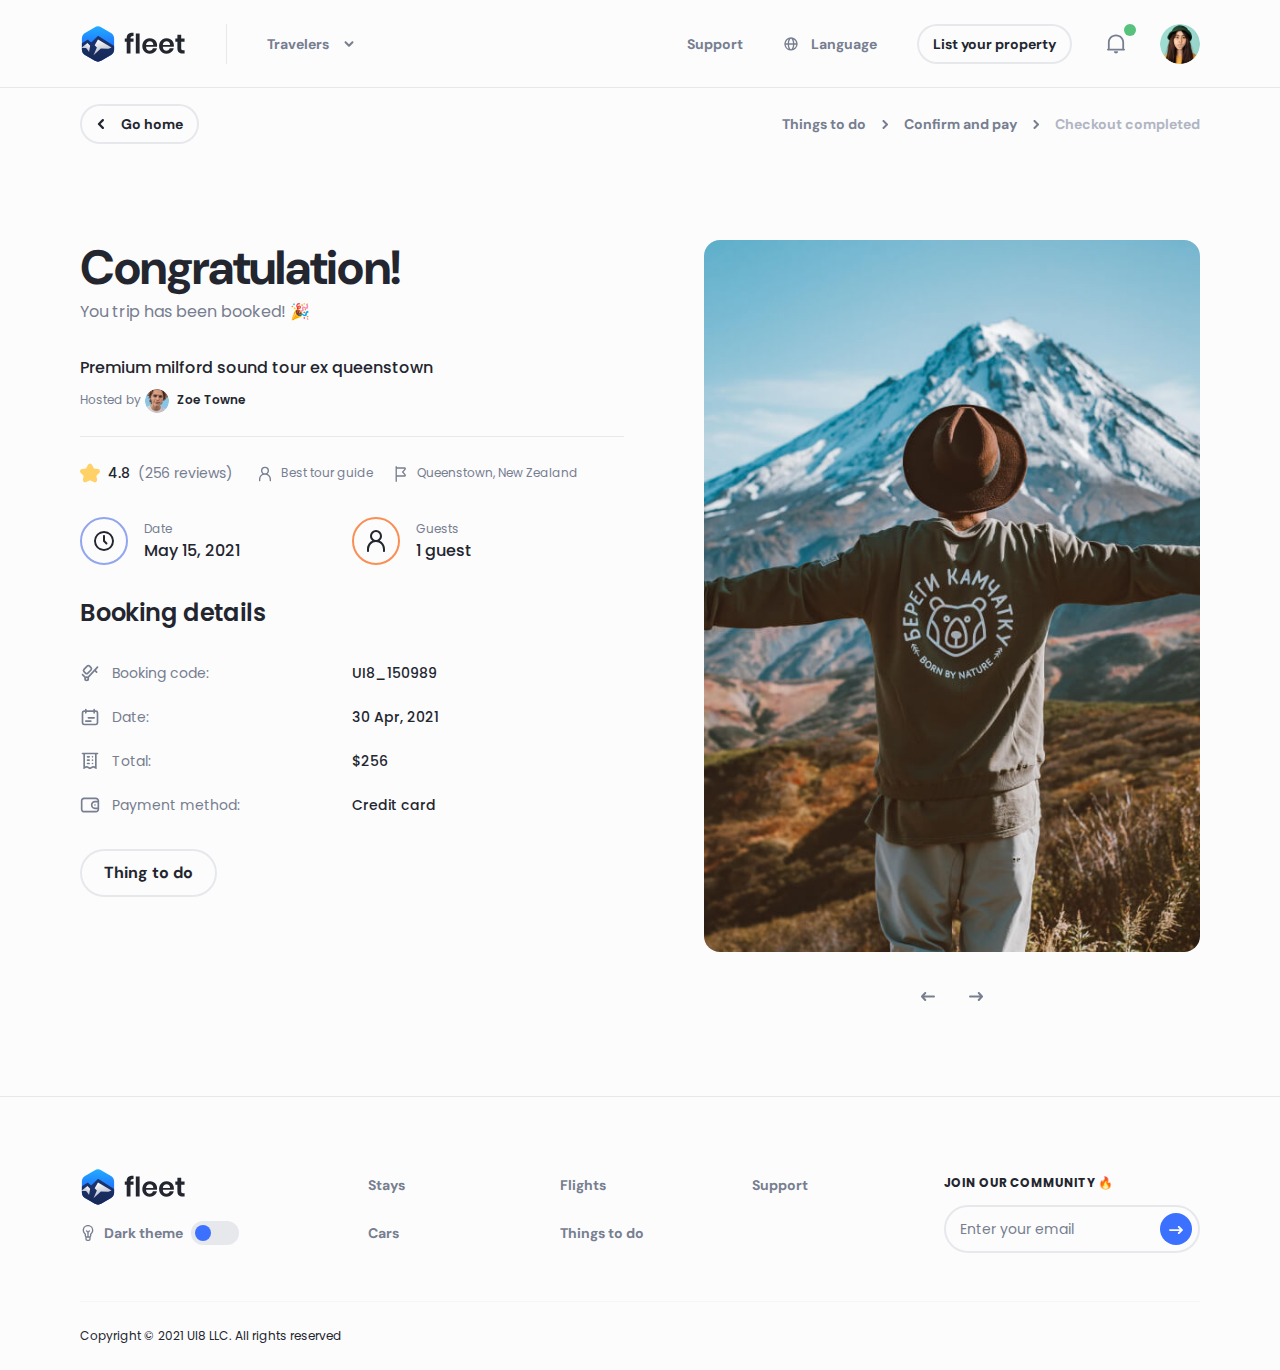
<file: checkout-complete.html>
<!DOCTYPE html>
<html lang="en">
  <head>
    <meta charset="utf-8">
    <title>Fleet</title>
    <meta http-equiv="X-UA-Compatible" content="IE=Edge">
    <meta name="viewport" content="width=device-width, initial-scale=1, maximum-scale=1.0, user-scalable=no">
    <meta name="format-detection" content="telephone=no">
    <link rel="apple-touch-icon" sizes="180x180" href="img/apple-touch-icon.png">
    <link rel="icon" type="image/png" sizes="32x32" href="img/favicon-32x32.png">
    <link rel="icon" type="image/png" sizes="16x16" href="img/favicon-16x16.png">
    <link rel="manifest" href="img/site.webmanifest">
    <link rel="mask-icon" href="img/safari-pinned-tab.svg" color="#5bbad5">
    <meta name="msapplication-TileColor" content="#da532c">
    <meta name="theme-color" content="#ffffff">
    <meta name="description" content="Epic Travel Shopping Design Kit">
    <meta name="twitter:card" content="summary">
    <meta name="twitter:site" content="@ui8">
    <meta name="twitter:title" content="Fleet – Travel Shopping UI Kit">
    <meta name="twitter:description" content="Epic Travel Shopping Design Kit">
    <meta name="twitter:creator" content="@ui8">
    <meta name="twitter:image" content="https://ui8-fleet-html.herokuapp.com/img/twitter-card.jpg">
    <meta property="og:title" content="Fleet – Travel Shopping UI Kit">
    <meta property="og:type" content="Article">
    <meta property="og:url" content="https://ui8.net/ui8/products/fleet--travel-shopping-ui-design-kit">
    <meta property="og:image" content="https://ui8-fleet-html.herokuapp.com/img/fb-og-image.jpg">
    <meta property="og:description" content="Epic Travel Shopping Design Kit">
    <meta property="og:site_name" content="Fleet – Travel Shopping UI Kit">
    <meta property="fb:admins" content="132951670226590">
    <link rel="preconnect" href="https://fonts.gstatic.com">
    <link href="https://fonts.googleapis.com/css2?family=DM+Sans:wght@700&amp;family=Poppins:wght@400;500;600;700&amp;display=swap" rel="stylesheet">
    <link rel="stylesheet" media="all" href="css/app.min.css">
    <script>
      var viewportmeta = document.querySelector('meta[name="viewport"]');
      if (viewportmeta) {
        if (screen.width < 375) {
          var newScale = screen.width / 375;
          viewportmeta.content = 'width=375, minimum-scale=' + newScale + ', maximum-scale=1.0, user-scalable=no, initial-scale=' + newScale + '';
        } else {
          viewportmeta.content = 'width=device-width, maximum-scale=1.0, initial-scale=1.0';
        }
      }
    </script>
  </head>
  <body>
    <script>
      console.log(localStorage.getItem('darkMode'));
      if (localStorage.getItem('darkMode') === "on") {
        document.body.classList.add("dark");
        document.addEventListener("DOMContentLoaded", function() {
          document.querySelector('.js-theme input').checked = true;
        });
      }
    </script>
    <!-- outer-->
    <div class="outer">
      <!-- header-->
      <header class="header js-header header_border">
        <div class="header__center center"><a class="header__logo" href="index.html"><img class="some-icon" src="img/logo-dark.svg" alt="Fleet"><img class="some-icon-dark" src="img/logo-light.svg" alt="Fleet"></a>
          <div class="header__wrapper js-header-wrapper">
            <div class="header__item header__item_dropdown js-header-item">
              <button class="header__head js-header-head">Travelers
                <svg class="icon icon-arrow-down">
                  <use xlink:href="#icon-arrow-down"></use>
                </svg>
              </button>
              <div class="header__body js-header-body">
                <div class="header__menu"><a class="header__link" href="index.html">
                    <svg class="icon icon-comment">
                      <use xlink:href="#icon-comment"></use>
                    </svg>Stays</a><a class="header__link" href="flights.html">
                    <svg class="icon icon-email">
                      <use xlink:href="#icon-email"></use>
                    </svg>Flights</a><a class="header__link active" href="things-to-do.html">
                    <svg class="icon icon-home">
                      <use xlink:href="#icon-home"></use>
                    </svg>Things to do</a><a class="header__link" href="cars.html">
                    <svg class="icon icon-email">
                      <use xlink:href="#icon-email"></use>
                    </svg>Cars</a></div>
              </div>
            </div><a class="header__item" href="support.html">Support</a>
            <div class="header__item header__item_language js-header-item">
              <button class="header__head js-header-head">
                <svg class="icon icon-globe">
                  <use xlink:href="#icon-globe"></use>
                </svg>Language
              </button>
              <div class="header__body js-header-body">
                <div class="header__list"><a class="header__box active" href="#">
                    <div class="header__category">English</div>
                    <div class="header__country">United States</div></a><a class="header__box" href="#">
                    <div class="header__category">Vietnamese</div>
                    <div class="header__country">Vietnamese</div></a><a class="header__box" href="#">
                    <div class="header__category">Français</div>
                    <div class="header__country">Belgique</div></a><a class="header__box" href="#">
                    <div class="header__category">Français</div>
                    <div class="header__country">Canada</div></a></div>
              </div>
            </div><a class="button button-stroke button-small header__button" href="list-your-property.html">List your property</a>
          </div>
          <div class="header__item header__item_notification js-header-item">
            <button class="header__head js-header-head active">
              <svg class="icon icon-notification">
                <use xlink:href="#icon-notification"></use>
              </svg>
            </button>
            <div class="header__body js-header-body">
              <div class="header__title">Notification</div>
              <div class="header__notifications"><a class="header__notification" href="message-center.html">
                  <div class="header__avatar"><img src="img/content/avatar-1.jpg" alt="Avatar"></div>
                  <div class="header__details">
                    <div class="header__subtitle">Kohaku Tora</div>
                    <div class="header__content">just sent you a message</div>
                    <div class="header__date">1 minute ago</div>
                    <div class="header__status" style="background-color: #3B71FE;"></div>
                  </div></a><a class="header__notification" href="message-center.html">
                  <div class="header__avatar"><img src="img/content/avatar-1.jpg" alt="Avatar"></div>
                  <div class="header__details">
                    <div class="header__subtitle">Kohaku Tora</div>
                    <div class="header__content">just sent you a message</div>
                    <div class="header__date">3 hours ago</div>
                    <div class="header__status" style="background-color: #3B71FE;"></div>
                  </div></a></div>
            </div>
          </div><a class="header__login js-popup-open" href="#popup-login" data-effect="mfp-zoom-in">
            <svg class="icon icon-user">
              <use xlink:href="#icon-user"></use>
            </svg></a>
          <div class="header__item header__item_user js-header-item">
            <button class="header__head js-header-head"><img src="img/content/avatar-2.jpg" alt="Avatar"></button>
            <div class="header__body js-header-body">
              <div class="header__group">
                <div class="header__menu"><a class="header__link" href="message-center.html">
                    <svg class="icon icon-comment">
                      <use xlink:href="#icon-comment"></use>
                    </svg>Messages</a><a class="header__link" href="bookings-list.html">
                    <svg class="icon icon-home">
                      <use xlink:href="#icon-home"></use>
                    </svg>Bookings</a><a class="header__link" href="wishlists.html">
                    <svg class="icon icon-email">
                      <use xlink:href="#icon-email"></use>
                    </svg>Wishlists</a></div>
                <div class="header__menu"><a class="header__link" href="list-your-property.html">
                    <svg class="icon icon-building">
                      <use xlink:href="#icon-building"></use>
                    </svg>List your property</a><a class="header__link" href="host-an-experience.html">
                    <svg class="icon icon-flag">
                      <use xlink:href="#icon-flag"></use>
                    </svg>Host an experience</a></div>
              </div>
              <div class="header__btns"><a class="button button-small header__button" href="account-setting.html">Account</a>
                <button class="button-stroke button-small header__button">Log out</button>
              </div>
            </div>
          </div>
          <button class="header__burger js-header-burger"></button>
        </div>
      </header>
      <!-- outer content-->
      <div class="outer__inner">
        <div class="section-mb80 complete complete_tasks">
          <div class="complete__center center">
            <div class="control"><a class="button-stroke button-small control__button" href="checkout.html">
                <svg class="icon icon-arrow-left">
                  <use xlink:href="#icon-arrow-left"></use>
                </svg><span>Go home</span></a>
              <ul class="breadcrumbs">
                <li class="breadcrumbs__item"><a class="breadcrumbs__link" href="product.html">Things to do</a></li>
                <li class="breadcrumbs__item"><a class="breadcrumbs__link" href="checkout.html">Confirm and pay</a></li>
                <li class="breadcrumbs__item">Checkout completed</li>
              </ul>
            </div>
            <div class="complete__row">
              <div class="complete__col">
                <div class="complete__head">
                  <h2 class="complete__title h2">Congratulation!</h2>
                  <div class="complete__info">You trip has been booked! 🎉</div>
                  <div class="complete__subtitle">Premium milford sound tour ex queenstown</div>
                  <div class="complete__author"><span>Hosted by</span>
                    <div class="complete__avatar"><img src="img/content/avatar.jpg" alt="Avatar"></div>
                    <div class="complete__man">Zoe Towne</div>
                  </div>
                </div>
                <div class="complete__line">
                  <div class="complete__rating">
                    <svg class="icon icon-star">
                      <use xlink:href="#icon-star"></use>
                    </svg>
                    <div class="complete__number">4.8</div>
                    <div class="complete__reviews">(256 reviews)</div>
                  </div>
                  <div class="complete__parameters">
                    <div class="complete__parameter">
                      <svg class="icon icon-user">
                        <use xlink:href="#icon-user"></use>
                      </svg>Best tour guide
                    </div>
                    <div class="complete__parameter">
                      <svg class="icon icon-flag">
                        <use xlink:href="#icon-flag"></use>
                      </svg>Queenstown, New Zealand
                    </div>
                  </div>
                </div>
                <div class="complete__list">
                  <div class="complete__item">
                    <div class="complete__icon" style="border-color: #92A5EF;">
                      <svg class="icon icon-clock">
                        <use xlink:href="#icon-clock"></use>
                      </svg>
                    </div>
                    <div class="complete__details">
                      <div class="complete__category">Date</div>
                      <div class="complete__value">May 15, 2021</div>
                    </div>
                  </div>
                  <div class="complete__item">
                    <div class="complete__icon" style="border-color: #FA8F54;">
                      <svg class="icon icon-user">
                        <use xlink:href="#icon-user"></use>
                      </svg>
                    </div>
                    <div class="complete__details">
                      <div class="complete__category">Guests</div>
                      <div class="complete__value">1 guest</div>
                    </div>
                  </div>
                </div>
                <div class="complete__stage">Booking details</div>
                <div class="complete__table">
                  <div class="complete__flex">
                    <div class="complete__cell">
                      <svg class="icon icon-hand-cart">
                        <use xlink:href="#icon-hand-cart"></use>
                      </svg>Booking code:
                    </div>
                    <div class="complete__cell">UI8_150989</div>
                  </div>
                  <div class="complete__flex">
                    <div class="complete__cell">
                      <svg class="icon icon-calendar">
                        <use xlink:href="#icon-calendar"></use>
                      </svg>Date:
                    </div>
                    <div class="complete__cell">30 Apr, 2021</div>
                  </div>
                  <div class="complete__flex">
                    <div class="complete__cell">
                      <svg class="icon icon-receipt">
                        <use xlink:href="#icon-receipt"></use>
                      </svg>Total:
                    </div>
                    <div class="complete__cell">$256</div>
                  </div>
                  <div class="complete__flex">
                    <div class="complete__cell">
                      <svg class="icon icon-wallet">
                        <use xlink:href="#icon-wallet"></use>
                      </svg>Payment method:
                    </div>
                    <div class="complete__cell">Credit card</div>
                  </div>
                </div><a class="button-stroke complete__button" href="things-to-do.html">Thing to do</a>
              </div>
              <div class="complete__col">
                <div class="complete__wrapper">
                  <div class="complete__slider js-slider-complete">
                    <div class="complete__preview"><img srcSet="img/content/slider-pic-3@2x.jpg 2x" src="img/content/slider-pic-3.jpg" alt="Complete"></div>
                    <div class="complete__preview"><img srcSet="img/content/slider-pic-3@2x.jpg 2x" src="img/content/slider-pic-3.jpg" alt="Complete"></div>
                    <div class="complete__preview"><img srcSet="img/content/slider-pic-3@2x.jpg 2x" src="img/content/slider-pic-3.jpg" alt="Complete"></div>
                  </div>
                </div>
              </div>
            </div>
          </div>
        </div>
      </div>
      <!-- footer-->
      <footer class="footer">
        <div class="footer__center center">
          <div class="footer__row">
            <div class="footer__col"><a class="footer__logo" href="index.html"><img class="some-icon" src="img/logo-dark.svg" alt="Fleet"><img class="some-icon-dark" src="img/logo-light.svg" alt="Fleet"></a>
              <div class="footer__theme">
                <svg class="icon icon-bulb">
                  <use xlink:href="#icon-bulb"></use>
                </svg>Dark theme
                <label class="theme js-theme">
                  <input class="theme__input" type="checkbox"/><span class="theme__inner"><span class="theme__box"></span></span>
                </label>
              </div>
            </div>
            <div class="footer__col">
              <div class="footer__menu"><a class="footer__link" href="index.html">Stays</a><a class="footer__link" href="flights.html">Flights</a><a class="footer__link" href="support.html">Support</a><a class="footer__link" href="cars.html">Cars</a><a class="footer__link" href="things-to-do.html">Things to do</a></div>
            </div>
            <div class="footer__col">
              <div class="footer__info">Join our community 🔥</div>
              <form class="subscription">
                <input class="subscription__input" type="email" name="email" placeholder="Enter your email" required="required"/>
                <button class="subscription__btn">
                  <svg class="icon icon-arrow-next">
                    <use xlink:href="#icon-arrow-next"></use>
                  </svg>
                </button>
              </form>
            </div>
          </div>
          <div class="footer__bottom">
            <div class="footer__copyright">Copyright © 2021 UI8 LLC. All rights reserved</div>
          </div>
        </div>
      </footer>
    </div>
    <div class="popup popup_login mfp-hide" id="popup-login">
      <div class="login">
        <div class="login__item">
          <div class="login__title h3">Sign up on Fleet</div>
          <div class="login__info">Use Your OpenID to Sign up</div>
          <div class="login__btns">
            <button class="button login__button">
              <svg class="icon icon-google">
                <use xlink:href="#icon-google"></use>
              </svg><span>Google</span>
            </button>
            <button class="button-black login__button">
              <svg class="icon icon-apple">
                <use xlink:href="#icon-apple"></use>
              </svg><span>Apple</span>
            </button>
          </div>
          <div class="login__note">Or continue with email</div>
          <div class="subscription">
            <input class="subscription__input" type="email" name="email" placeholder="Enter your email" required>
            <button class="subscription__btn">
              <svg class="icon icon-arrow-next">
                <use xlink:href="#icon-arrow-next"></use>
              </svg>
            </button>
          </div>
          <div class="login__foot">Already have an account? <a class="login__link" href="#">Login</a></div>
        </div>
        <div class="login__item">
          <div class="login__title h3">Sign in</div>
          <div class="login__form">
            <div class="field field_view">
              <div class="field__wrap">
                <input class="field__input" type="password" name="password" placeholder="Password" required>
                <button class="field__view">
                  <svg class="icon icon-eye">
                    <use xlink:href="#icon-eye"></use>
                  </svg>
                </button>
              </div>
            </div>
            <button class="button login__button">Login</button>
          </div>
          <div class="login__foot"><a class="login__password" href="#">Forgot password?</a></div>
        </div>
        <div class="login__item">
          <div class="login__title h3">Let’s confirm it’s really you</div>
          <div class="login__info">Help us secure your account. Please complete the verifications below</div>
          <div class="login__form">
            <div class="login__variants">
              <label class="radio">
                <input class="radio__input" type="radio" name="login" checked="checked"/><span class="radio__inner"><span class="radio__tick"></span><span class="radio__text">Get the code by text message (SM) at +1 234 567 890</span></span>
              </label>
              <label class="radio">
                <input class="radio__input" type="radio" name="login"/><span class="radio__inner"><span class="radio__tick"></span><span class="radio__text">Get the code by email at tranm••••••••••••@gm•••.com</span></span>
              </label>
            </div>
            <button class="button login__button">Continue</button>
          </div>
        </div>
        <div class="login__item">
          <div class="login__title h3">Enter your security code</div>
          <div class="login__info">We texted your code to +1 234 567 890</div>
          <div class="login__form">
            <div class="login__code">
              <div class="login__number">
                <input type="tel">
              </div>
              <div class="login__number">
                <input type="tel">
              </div>
              <div class="login__number">
                <input type="tel">
              </div>
              <div class="login__number">
                <input type="tel">
              </div>
            </div>
          </div>
        </div>
      </div>
    </div>
    <!-- scripts-->
    <script src="js/lib/jquery.min.js"></script>
    <script src="js/lib/slick.min.js"></script>
    <script src="js/lib/jquery.nice-select.min.js"></script>
    <script src="js/lib/share-buttons.js"></script>
    <script src="js/lib/jquery.fancybox.min.js"></script>
    <script src="js/lib/jquery.rateyo.min.js"></script>
    <script src="js/lib/nouislider.min.js"></script>
    <script src="js/lib/wNumb.js"></script>
    <script src="js/lib/jquery.magnific-popup.min.js"></script>
    <script src="js/lib/moment.min.js"></script>
    <script src="js/lib/jquery.daterangepicker.min.js"></script>
    <script src="js/lib/simpleParallax.min.js"></script>
    <script src="js/demo.js"></script>
    <script src="js/app.js"></script>
    <!-- svg sprite-->
    <div style="display: none"><svg width="0" height="0">
<symbol xmlns="http://www.w3.org/2000/svg" viewBox="0 0 16 16" id="icon-arrow-down">
<path d="M10.805 6.362c-.26-.26-.682-.26-.943 0L8 8.224 6.138 6.362c-.26-.26-.682-.26-.943 0s-.26.682 0 .943l2.333 2.333c.26.26.682.26.943 0l2.333-2.333c.26-.26.26-.682 0-.943z"></path>
</symbol>
<symbol xmlns="http://www.w3.org/2000/svg" viewBox="0 0 16 16" id="icon-arrow-bottom">
<path d="M15.039 3.961c-.653-.653-1.713-.653-2.366 0L8 8.634 3.327 3.961c-.653-.653-1.713-.653-2.366 0s-.653 1.713 0 2.366l5.856 5.856c.653.653 1.713.653 2.366 0l5.856-5.856c.653-.653.653-1.713 0-2.366z"></path>
</symbol>
<symbol xmlns="http://www.w3.org/2000/svg" viewBox="0 0 16 16" id="icon-arrow-left">
<path d="M12.207.521a1.78 1.78 0 0 1 0 2.514L7.242 8l4.965 4.965a1.78 1.78 0 0 1 0 2.514 1.78 1.78 0 0 1-2.514 0L3.471 9.257a1.78 1.78 0 0 1 0-2.514L9.693.521a1.78 1.78 0 0 1 2.514 0z"></path>
</symbol>
<symbol xmlns="http://www.w3.org/2000/svg" viewBox="0 0 16 16" id="icon-arrow-right">
<path d="M6.528 5.195c-.26.26-.26.682 0 .943L8.39 8 6.528 9.862c-.26.26-.26.682 0 .943s.682.26.943 0l2.333-2.333c.26-.26.26-.682 0-.943L7.471 5.195c-.26-.26-.682-.26-.943 0z"></path>
</symbol>
<symbol xmlns="http://www.w3.org/2000/svg" viewBox="0 0 16 16" id="icon-email">
<path d="M13.334 2a2 2 0 0 1 1.995 1.851l.005.149v8a2 2 0 0 1-1.851 1.995l-.149.005H2.667a2 2 0 0 1-1.995-1.851L.667 12V4a2 2 0 0 1 1.851-1.995L2.667 2h10.667zm0 1.333H2.667C2.299 3.333 2 3.632 2 4v8c0 .368.298.667.667.667h10.667c.368 0 .667-.298.667-.667V4c0-.368-.298-.667-.667-.667zm-.821 1.573c.236.283.198.703-.085.939L9.281 8.468a2 2 0 0 1-2.561 0L3.574 5.845c-.283-.236-.321-.656-.085-.939s.656-.321.939-.085l3.146 2.622c.247.206.606.206.854 0l3.146-2.622c.283-.236.703-.197.939.085z"></path>
</symbol>
<symbol xmlns="http://www.w3.org/2000/svg" viewBox="0 0 16 16" id="icon-comment">
<path d="M8 1.413c1.643 0 3.124.162 4.203.326 1.127.171 2.019.997 2.213 2.12a17.13 17.13 0 0 1 .25 2.887 17.13 17.13 0 0 1-.25 2.887c-.193 1.123-1.086 1.949-2.213 2.12a28.6 28.6 0 0 1-3.787.323l-4.077 2.409a.67.67 0 0 1-1.006-.574v-2.269c-.902-.3-1.584-1.045-1.75-2.009-.135-.783-.25-1.777-.25-2.887s.115-2.104.25-2.887c.193-1.123 1.086-1.949 2.213-2.12 1.08-.164 2.561-.326 4.203-.326zm0 1.333a27.01 27.01 0 0 0-4.003.311c-.596.091-1.01.506-1.099 1.028a15.8 15.8 0 0 0-.231 2.661 15.8 15.8 0 0 0 .231 2.661c.078.453.395.817.856.97l.913.303v2.063l3.375-1.994.353-.006a27.26 27.26 0 0 0 3.609-.308c.596-.091 1.01-.506 1.099-1.028.125-.724.231-1.641.231-2.661s-.106-1.937-.231-2.661c-.09-.522-.504-.938-1.099-1.028A27.01 27.01 0 0 0 8 2.746zm-.667 4.667c.368 0 .667.298.667.667s-.298.667-.667.667h0-2.667C4.298 8.746 4 8.448 4 8.08s.298-.667.667-.667h0zm4-2.667c.368 0 .667.298.667.667s-.298.667-.667.667h0-6.667C4.298 6.08 4 5.781 4 5.413s.298-.667.667-.667h0z"></path>
</symbol>
<symbol xmlns="http://www.w3.org/2000/svg" viewBox="0 0 16 16" id="icon-home">
<path d="M8.287 1.411c.09.02.177.053.278.102l.086.044.318.184.132.079 2.561 1.543 3.348 2.009c.316.189.418.599.229.915-.17.284-.519.396-.817.277l-.097-.048-.99-.594v6.751c-.001.619-.013.951-.145 1.211-.128.251-.332.455-.583.583-.233.119-.526.141-1.033.144H10v.001H6v-.001H4.428c-.508-.004-.8-.026-1.033-.144-.251-.128-.455-.332-.583-.583-.119-.233-.141-.526-.144-1.033l-.001-6.928-.99.594c-.316.189-.725.087-.915-.229-.17-.284-.105-.644.14-.852l.088-.063 3.344-2.006L6.899 1.82l.451-.263.084-.043c.101-.049.189-.082.279-.102.189-.042.385-.042.574 0zM8 2.721l-.006.003-2.973 1.784L4 5.123l.001 7.651.008.399.005.071.002.018.018.002a6.48 6.48 0 0 0 .469.013H6V10.61a2 2 0 0 1 3.995-.149l.005.149v2.666h1.498l.399-.008.071-.005.018-.002.002-.018c.011-.133.013-.311.014-.608V5.123l-1.025-.618-2.969-1.781L8 2.721zm0 7.223c-.368 0-.667.298-.667.667l-.001 2.666h1.333l.001-2.666c0-.368-.298-.667-.667-.667z"></path>
</symbol>
<symbol xmlns="http://www.w3.org/2000/svg" viewBox="0 0 16 16" id="icon-home-fill">
<path d="M13.333 12.534V5.978l.99.594c.316.189.725.087.915-.229s.087-.725-.229-.915L11.661 3.42 9.1 1.877h0l-.45-.263-.086-.044c-.101-.049-.188-.082-.278-.102-.189-.042-.385-.042-.574 0-.09.02-.178.053-.279.102l-.084.043-.451.263h0L4.334 3.422.99 5.429c-.316.189-.418.599-.229.915s.599.418.915.229l.99-.594v6.556c0 .747 0 1.12.145 1.405.128.251.332.455.583.583.285.145.659.145 1.405.145h1.2v-4a2 2 0 0 1 4 0v4h1.2c.747 0 1.12 0 1.405-.145.251-.128.455-.332.583-.583.145-.285.145-.659.145-1.405z"></path>
</symbol>
<symbol xmlns="http://www.w3.org/2000/svg" viewBox="0 0 16 16" id="icon-globe">
<path d="M8 1.334a6.67 6.67 0 0 1 6.631 5.971l.003.029.033.667a6.67 6.67 0 0 1-13.3.667l-.033-.667c0-.225.011-.447.033-.667h0a6.67 6.67 0 0 1 6.634-6zm1.982 7.334H6.018c.077 1.396.391 2.599.817 3.451.532 1.065 1.021 1.216 1.164 1.216s.632-.151 1.164-1.216c.426-.852.74-2.055.817-3.451zm-5.299 0H2.708c.228 1.831 1.385 3.374 2.983 4.142-.556-1.068-.927-2.52-1.008-4.142zm8.609 0h-1.975c-.081 1.622-.452 3.074-1.009 4.142a5.34 5.34 0 0 0 2.984-4.143zm-7.6-5.476l-.143.071c-1.525.79-2.62 2.295-2.841 4.071h1.975c.08-1.623.452-3.074 1.008-4.143zM8 2.667c-.143 0-.632.151-1.164 1.216-.426.852-.74 2.055-.817 3.452h3.964c-.077-1.396-.391-2.6-.817-3.452-.501-1.002-.963-1.195-1.136-1.214L8 2.667h0zm2.308.524l.049.095c.53 1.059.882 2.473.96 4.048h1.975a5.34 5.34 0 0 0-2.984-4.143z"></path>
</symbol>
<symbol xmlns="http://www.w3.org/2000/svg" viewBox="0 0 16 16" id="icon-bell">
<path d="M8.833 12.861c.368 0 .679.313.516.643-.072.146-.169.281-.289.398-.281.276-.663.431-1.061.431s-.779-.155-1.061-.431a1.47 1.47 0 0 1-.289-.398c-.163-.33.148-.643.516-.643h1.667zM8 1.667c2.982 0 5.4 2.382 5.4 5.321v4.106h.011a.59.59 0 0 1 .589.589.59.59 0 0 1-.589.589H2.589A.59.59 0 0 1 2 11.683a.59.59 0 0 1 .589-.589H2.6V6.988c0-2.939 2.418-5.321 5.4-5.321zm0 1.178c-2.32 0-4.2 1.855-4.2 4.142v4.106h8.4V6.988c0-2.288-1.88-4.142-4.2-4.142z"></path>
</symbol>
<symbol xmlns="http://www.w3.org/2000/svg" viewBox="0 0 16 16" id="icon-flag">
<path d="M3.22 0c.368 0 .667.298.667.667v.666h7.768c1.097 0 1.707 1.239 1.089 2.103l-.077.098L10.553 6l2.113 2.466c.714.833.17 2.103-.888 2.196l-.124.005-7.768-.001v4.667c0 .368-.298.667-.667.667s-.667-.298-.667-.667V.667c0-.368.298-.667.667-.667zm8.434 2.667H3.886v6.667h7.768L8.797 6l2.857-3.333z"></path>
</symbol>
<symbol xmlns="http://www.w3.org/2000/svg" viewBox="0 0 16 16" id="icon-building">
<path d="M7.333 1.333a2 2 0 0 1 2 2v3.333h3.333a2 2 0 0 1 1.995 1.851l.005.149v4a2 2 0 0 1-1.851 1.995l-.149.005H3.333a2 2 0 0 1-2-2V3.333a2 2 0 0 1 2-2h4zm0 1.333h-4c-.335 0-.612.247-.659.568l-.007.099v9.333c0 .335.247.612.568.659l.099.007H4v-.667c0-.335.247-.612.568-.659L4.666 12H6c.335 0 .612.247.659.568l.007.099v.667H8v-10c0-.368-.298-.667-.667-.667zM12.666 8H9.333v5.333h3.333c.368 0 .667-.298.667-.667v-4c0-.368-.298-.667-.667-.667zm-1.333 3.333c.368 0 .667.298.667.667s-.298.667-.667.667-.667-.298-.667-.667.298-.667.667-.667zm0-2c.368 0 .667.298.667.667s-.298.667-.667.667-.667-.298-.667-.667.298-.667.667-.667zM6 9.333c.368 0 .667.298.667.667s-.298.667-.667.667h0-1.333C4.298 10.666 4 10.368 4 10s.298-.667.667-.667h0zm0-2.667c.368 0 .667.298.667.667S6.368 8 6 8H4.666C4.298 8 4 7.701 4 7.333s.298-.667.667-.667H6zM6 4c.368 0 .667.298.667.667s-.298.667-.667.667H4.666c-.368 0-.667-.298-.667-.667S4.298 4 4.666 4H6z"></path>
</symbol>
<symbol xmlns="http://www.w3.org/2000/svg" viewBox="0 0 16 16" id="icon-arrow-next">
<path d="M10.39 3.765c.464-.375 1.187-.349 1.615.057l3.692 3.5a.91.91 0 0 1 0 1.357l-3.692 3.5c-.428.406-1.151.431-1.615.057s-.493-1.007-.065-1.413L12.247 9H1.143C.512 9 0 8.552 0 8s.512-1 1.143-1h11.104l-1.922-1.822c-.428-.406-.399-1.038.065-1.413z"></path>
</symbol>
<symbol xmlns="http://www.w3.org/2000/svg" viewBox="0 0 16 16" id="icon-arrow-prev">
<path d="M5.61 12.235c-.464.375-1.187.349-1.615-.057l-3.692-3.5a.91.91 0 0 1 0-1.357l3.692-3.5c.428-.406 1.151-.431 1.615-.057s.493 1.007.065 1.413L3.753 7h11.104C15.488 7 16 7.448 16 8s-.512 1-1.143 1H3.753l1.922 1.822c.428.406.399 1.038-.065 1.413z"></path>
</symbol>
<symbol xmlns="http://www.w3.org/2000/svg" viewBox="0 0 16 16" id="icon-notification">
<path d="M8.833 12.861c.368 0 .679.313.516.643-.072.146-.169.281-.289.398-.281.276-.663.431-1.061.431s-.779-.155-1.061-.431a1.47 1.47 0 0 1-.289-.398c-.163-.33.148-.643.516-.643h1.667zM8 1.667c2.982 0 5.4 2.382 5.4 5.321v4.106h.011a.59.59 0 0 1 .589.589.59.59 0 0 1-.589.589H2.589A.59.59 0 0 1 2 11.683a.59.59 0 0 1 .589-.589H2.6V6.988c0-2.939 2.418-5.321 5.4-5.321zm0 1.178c-2.32 0-4.2 1.855-4.2 4.142v4.106h8.4V6.988c0-2.288-1.88-4.142-4.2-4.142z"></path>
</symbol>
<symbol xmlns="http://www.w3.org/2000/svg" viewBox="0 0 16 16" id="icon-bulb">
<path d="M7.999 0c2.946 0 5.333 2.388 5.333 5.333 0 1.684-.781 3.186-2 4.164v1.17c0 .591-.256 1.122-.663 1.488L10.668 14a2 2 0 0 1-2 2H7.335a2 2 0 0 1-2-2v-1.841c-.41-.366-.668-.899-.668-1.492v-1.17c-1.219-.977-2-2.479-2-4.164C2.666 2.388 5.054 0 7.999 0zm1.335 12.667l-2.667-.001V14c0 .368.298.667.667.667h1.333c.368 0 .667-.298.667-.667v-1.333h0zM7.999 1.333a4 4 0 0 0-4 4A3.99 3.99 0 0 0 5.5 8.457l.499.4v1.81c0 .368.298.667.667.667h.668V7.609L6.196 6.471c-.26-.26-.26-.682 0-.943s.682-.26.943 0h0L8 6.39l.862-.862c.26-.26.682-.26.943 0s.26.682 0 .943h0L8.667 7.609v3.724h.666c.368 0 .667-.298.667-.667v-1.81l.499-.4a3.99 3.99 0 0 0 1.501-3.123 4 4 0 0 0-4-4z"></path>
</symbol>
<symbol xmlns="http://www.w3.org/2000/svg" viewBox="0 0 16 16" id="icon-coin">
<path d="M8 1.334a6.67 6.67 0 0 1 6.667 6.667A6.67 6.67 0 0 1 8 14.667a6.67 6.67 0 0 1-6.667-6.667A6.67 6.67 0 0 1 8 1.334zm0 1.333c-2.946 0-5.333 2.388-5.333 5.333S5.054 13.334 8 13.334s5.333-2.388 5.333-5.333S10.945 2.667 8 2.667zm0 1.333c.368 0 .667.298.667.667a2 2 0 0 1 2 2c0 .368-.298.667-.667.667s-.667-.298-.667-.667-.298-.667-.667-.667H7.162c-.274 0-.496.222-.496.496 0 .213.137.403.339.47l2.411.804a1.83 1.83 0 0 1-.578 3.564h-.171c0 .368-.298.667-.667.667s-.667-.298-.667-.667a2 2 0 0 1-2-2c0-.368.298-.667.667-.667s.667.298.667.667.298.667.667.667h1.504c.274 0 .496-.222.496-.496 0-.213-.136-.403-.339-.47l-2.411-.804a1.83 1.83 0 0 1 .578-3.564h.171c0-.368.298-.667.667-.667z"></path>
</symbol>
<symbol xmlns="http://www.w3.org/2000/svg" viewBox="0 0 16 16" id="icon-star">
<path d="M9.69 1.529l1.442 2.838 3.238.457c1.517.214 2.211 2.086 1.041 3.192l-2.326 2.198.547 3.098c.28 1.587-1.404 2.653-2.73 1.977L8 13.809l-2.903 1.481c-1.328.678-3.011-.391-2.731-1.976l.547-3.098L.588 8.017C-.582 6.91.114 5.038 1.628 4.824l3.239-.457L6.31 1.529c.697-1.371 2.683-1.372 3.38 0z"></path>
</symbol>
<symbol xmlns="http://www.w3.org/2000/svg" viewBox="0 0 16 16" id="icon-play">
<path d="M1.509 2.463c0-1.71 1.876-2.755 3.33-1.855l8.945 5.538c1.378.853 1.378 2.857 0 3.711l-8.945 5.538c-1.454.899-3.33-.147-3.33-1.856V2.463z"></path>
</symbol>
<symbol xmlns="http://www.w3.org/2000/svg" viewBox="0 0 16 16" id="icon-modem">
<path d="M11.333 1.333c.368 0 .667.298.667.667h0v5.333h.667a2 2 0 0 1 1.995 1.851l.005.149V12a2 2 0 0 1-1.851 1.995l-.149.005-.007.099c-.048.321-.325.568-.659.568-.368 0-.667-.298-.667-.667h0-6.667c0 .368-.298.667-.667.667s-.667-.298-.667-.667h0a2 2 0 0 1-1.995-1.851L1.334 12V9.333a2 2 0 0 1 1.851-1.995l.149-.005H4V4.666C4 4.298 4.299 4 4.667 4s.667.298.667.667h0v2.667h5.333V2c0-.368.298-.667.667-.667zm1.334 7.333H3.334c-.368 0-.667.298-.667.667V12c0 .368.298.667.667.667h9.333c.368 0 .667-.298.667-.667V9.333c0-.368-.298-.667-.667-.667zM4.667 10c.368 0 .667.298.667.667s-.298.667-.667.667S4 11.035 4 10.666 4.299 10 4.667 10zm6.667 0c.368 0 .667.298.667.667s-.298.667-.667.667h0-4c-.368 0-.667-.298-.667-.667S6.965 10 7.333 10h0z"></path>
</symbol>
<symbol xmlns="http://www.w3.org/2000/svg" viewBox="0 0 16 16" id="icon-burger">
<path d="M10.001 2a4.67 4.67 0 0 1 4.667 4.667 1.99 1.99 0 0 1-.257.982c.555.355.923.977.923 1.685a2 2 0 0 1-.923 1.685c.164.289.257.624.257.981a2 2 0 0 1-2 2H3.334a2 2 0 0 1-2-2 1.99 1.99 0 0 1 .257-.981c-.556-.354-.925-.977-.925-1.686a2 2 0 0 1 .925-1.687c-.163-.289-.257-.624-.257-.98A4.67 4.67 0 0 1 6.001 2h4zm2.667 9.333H3.334c-.368 0-.667.299-.667.667 0 .335.247.612.568.659l.099.007h9.333c.368 0 .667-.299.667-.667s-.299-.667-.667-.667zm.665-2.667H2.666c-.368 0-.667.298-.667.667s.298.667.667.667h10.667c.368 0 .667-.298.667-.667s-.298-.667-.667-.667zm-3.332-5.333h-4c-1.841 0-3.333 1.492-3.333 3.333 0 .335.247.612.568.659l.099.007h9.333c.368 0 .667-.298.667-.667 0-1.841-1.492-3.333-3.333-3.333zM5.333 4.667c.368 0 .667.298.667.667S5.701 6 5.333 6s-.667-.298-.667-.667.298-.667.667-.667zm2.667 0c.368 0 .667.298.667.667S8.368 6 7.999 6s-.667-.298-.667-.667.298-.667.667-.667zm2.667 0c.368 0 .667.298.667.667S11.034 6 10.666 6s-.667-.298-.667-.667.298-.667.667-.667z"></path>
</symbol>
<symbol xmlns="http://www.w3.org/2000/svg" viewBox="0 0 16 16" id="icon-check">
<path d="M15.665 2.668c.446.446.446 1.17 0 1.616l-9.143 9.143c-.446.446-1.17.446-1.616 0L.335 8.855c-.446-.446-.446-1.17 0-1.616s1.17-.446 1.616 0l3.763 3.763 8.335-8.335c.446-.446 1.17-.446 1.616 0z"></path>
</symbol>
<symbol xmlns="http://www.w3.org/2000/svg" viewBox="0 0 16 16" id="icon-share">
<path d="M10.702 6.063l1.279.098c.99.104 1.779.806 1.898 1.843.068.591.122 1.444.122 2.663l-.122 2.663c-.118 1.036-.906 1.739-1.896 1.843-.787.083-2.042.161-3.982.161s-3.195-.078-3.982-.161c-.99-.104-1.778-.807-1.896-1.843C2.054 12.739 2 11.886 2 10.667l.122-2.663c.119-1.037.908-1.739 1.897-1.843l1.279-.098c.368-.02.682.263.701.63s-.263.682-.63.701l-1.21.092c-.417.044-.671.3-.713.669-.06.529-.113 1.33-.113 2.511l.113 2.511c.042.369.295.625.711.669C4.887 13.924 6.093 14 8 14l3.842-.154c.416-.044.669-.299.711-.669.06-.529.113-1.33.113-2.511l-.113-2.511c-.042-.369-.296-.625-.713-.669l-1.21-.092c-.368-.02-.65-.334-.63-.701s.334-.65.701-.63zM8.471.862l2.333 2.333c.26.26.26.682 0 .943s-.682.26-.943 0L8.667 2.943v6.391c0 .368-.298.667-.667.667s-.667-.298-.667-.667V2.943L6.138 4.138c-.26.26-.682.26-.943 0s-.26-.682 0-.943L7.529.862c.26-.26.682-.26.943 0z"></path>
</symbol>
<symbol xmlns="http://www.w3.org/2000/svg" viewBox="0 0 16 16" id="icon-more">
<path d="M3.333 6.667A1.34 1.34 0 0 1 4.667 8a1.34 1.34 0 0 1-1.333 1.333A1.34 1.34 0 0 1 2 8a1.34 1.34 0 0 1 1.333-1.333zm9.333 0A1.34 1.34 0 0 1 14 8a1.34 1.34 0 0 1-1.333 1.333A1.34 1.34 0 0 1 11.333 8a1.34 1.34 0 0 1 1.333-1.333zM8 6.667A1.34 1.34 0 0 1 9.333 8 1.34 1.34 0 0 1 8 9.334 1.34 1.34 0 0 1 6.667 8 1.34 1.34 0 0 1 8 6.667zM3.333 6.667A1.34 1.34 0 0 1 4.667 8a1.34 1.34 0 0 1-1.333 1.333A1.34 1.34 0 0 1 2 8a1.34 1.34 0 0 1 1.333-1.333zm9.333 0A1.34 1.34 0 0 1 14 8a1.34 1.34 0 0 1-1.333 1.333A1.34 1.34 0 0 1 11.333 8a1.34 1.34 0 0 1 1.333-1.333zM8 6.667A1.34 1.34 0 0 1 9.333 8 1.34 1.34 0 0 1 8 9.334 1.34 1.34 0 0 1 6.667 8 1.34 1.34 0 0 1 8 6.667z"></path>
</symbol>
<symbol xmlns="http://www.w3.org/2000/svg" viewBox="0 0 16 16" id="icon-heart">
<path d="M11 2.112c2.393 0 4.333 1.94 4.333 4.333 0 4.245-4.647 6.59-6.542 7.37-.511.21-1.071.21-1.582 0-1.896-.78-6.543-3.124-6.543-7.37 0-2.393 1.94-4.333 4.333-4.333a4.32 4.32 0 0 1 3 1.206 4.32 4.32 0 0 1 3-1.206zm0 1.333c-.807 0-1.537.317-2.077.835l-.462.443c-.258.248-.665.248-.923 0l-.462-.443c-.54-.518-1.27-.835-2.077-.835a3 3 0 0 0-3 3c0 1.588.86 2.9 2.101 3.978s2.728 1.794 3.615 2.159a.73.73 0 0 0 .567 0c.888-.365 2.373-1.08 3.615-2.159S14 8.034 14 6.445a3 3 0 0 0-3-3z"></path>
</symbol>
<symbol xmlns="http://www.w3.org/2000/svg" viewBox="0 0 16 16" id="icon-heart-fill">
<path d="M8 3.339a4.32 4.32 0 0 0-3-1.206c-2.393 0-4.333 1.94-4.333 4.333 0 4.246 4.647 6.59 6.543 7.37.511.21 1.071.21 1.582 0 1.896-.78 6.543-3.124 6.543-7.37 0-2.393-1.94-4.333-4.333-4.333a4.32 4.32 0 0 0-3 1.206z"></path>
</symbol>
<symbol xmlns="http://www.w3.org/2000/svg" viewBox="0 0 16 16" id="icon-close">
<path d="M3.528 3.528c.26-.26.682-.26.943 0L8 7.057l3.529-3.529c.26-.26.682-.26.943 0s.26.682 0 .943L8.942 8l3.529 3.529c.26.26.26.682 0 .943s-.682.26-.943 0L8 8.942l-3.529 3.529c-.26.26-.682.26-.943 0s-.26-.682 0-.943L7.057 8 3.528 4.471c-.26-.26-.26-.682 0-.943z"></path>
</symbol>
<symbol xmlns="http://www.w3.org/2000/svg" viewBox="0 0 16 16" id="icon-location">
<path d="M14.349 3.832L10.4 13.31c-.772 1.854-3.489 1.54-3.819-.44l-.493-2.956-2.956-.493c-1.981-.33-2.294-3.047-.44-3.819l9.478-3.949a1.67 1.67 0 0 1 2.18 2.179zm-1.667-.949L3.204 6.833a.67.67 0 0 0 .147 1.273l2.956.493c.562.094 1.002.534 1.096 1.096l.493 2.956a.67.67 0 0 0 1.273.147l3.949-9.478c.114-.275-.161-.55-.436-.436z"></path>
</symbol>
<symbol xmlns="http://www.w3.org/2000/svg" viewBox="0 0 16 16" id="icon-image">
<path d="M8.001 1.334a28.06 28.06 0 0 1 3.639.246c1.464.193 2.588 1.317 2.782 2.782.133 1.007.246 2.266.246 3.639a28.05 28.05 0 0 1-.246 3.639c-.193 1.464-1.317 2.588-2.782 2.782-1.007.133-2.266.246-3.639.246s-2.632-.113-3.639-.246c-1.465-.193-2.588-1.317-2.782-2.782a28.06 28.06 0 0 1-.246-3.639 28.06 28.06 0 0 1 .246-3.639c.193-1.465 1.317-2.588 2.782-2.782a28.06 28.06 0 0 1 3.639-.246zm0 1.333c-1.301 0-2.501.107-3.464.235-.867.114-1.52.768-1.635 1.635-.127.963-.235 2.163-.235 3.464 0 1.055.071 2.043.165 2.892l1.086-1.087a2 2 0 0 1 2.828 0l.114.114c.26.26.682.26.943 0l1.448-1.448a2 2 0 0 1 2.828 0l1.196 1.196-.168 1.718-1.971-1.971c-.26-.26-.682-.26-.943 0l-1.448 1.448a2 2 0 0 1-2.828 0l-.114-.114c-.26-.26-.682-.26-.943 0l-1.605 1.606a1.88 1.88 0 0 0 1.28.745c.963.127 2.163.235 3.464.235a26.72 26.72 0 0 0 3.464-.235c.867-.114 1.52-.768 1.635-1.635.127-.963.235-2.163.235-3.464s-.107-2.501-.235-3.464c-.114-.867-.768-1.52-1.635-1.635-.963-.127-2.163-.235-3.464-.235zm-2.001 2c.736 0 1.333.597 1.333 1.333s-.597 1.333-1.333 1.333-1.333-.597-1.333-1.333.597-1.333 1.333-1.333z"></path>
</symbol>
<symbol xmlns="http://www.w3.org/2000/svg" viewBox="0 0 16 16" id="icon-toilet-paper">
<path d="M11.333 1.333c.952 0 1.799.587 2.378 1.407.542.768.897 1.796.949 2.965l.006.295v6.667a2 2 0 0 1-1.851 1.995l-.149.005h-4a2 2 0 0 1-1.995-1.851l-.005-.149v-2h-2c-1.841 0-3.333-2.089-3.333-4.667s1.492-4.667 3.333-4.667h6.667zm0 1.333H6.999c.29.398.528.869.699 1.392l.027.084.035.117.033.118.039.156.02.085.024.116.077.478.012.114.015.164.006.088.007.126.001.038.001.024L8 6v3.333h0c.368 0 .667.298.667.667s-.298.667-.667.667v2c0 .335.247.612.568.659l.099.007h4c.335 0 .612-.247.659-.568l.007-.099v-2c-.368 0-.667-.298-.667-.667s.298-.667.667-.667h0V6c0-1.043-.299-1.906-.711-2.491-.421-.597-.908-.843-1.289-.843zm-.667 6.667c.368 0 .667.298.667.667s-.298.667-.667.667S10 10.368 10 10s.298-.667.667-.667zm-6-6.667c-.378 0-.846.212-1.272.808S2.666 4.957 2.666 6s.304 1.931.728 2.525.894.808 1.272.808.846-.212 1.272-.808.728-1.482.728-2.525a4.96 4.96 0 0 0-.202-1.42c-.126-.418-.304-.779-.51-1.07-.383-.542-.819-.795-1.182-.837l-.107-.006h0zm0 2c.368 0 .667.597.667 1.333s-.298 1.333-.667 1.333S4 6.736 4 6s.298-1.333.667-1.333z"></path>
</symbol>
<symbol xmlns="http://www.w3.org/2000/svg" viewBox="0 0 16 16" id="icon-credit-card">
<path d="M15.334 12a2 2 0 0 1-1.851 1.995l-.149.005H2.667a2 2 0 0 1-1.995-1.851L.667 12V4a2 2 0 0 1 1.851-1.995L2.667 2h10.667a2 2 0 0 1 1.995 1.851l.005.149v8zM14 6.666H2V12c0 .368.298.667.667.667h10.667c.368 0 .667-.298.667-.667V6.666zM4.334 9.333a1 1 0 1 1 0 2 1 1 0 1 1 0-2zm3.333 0a1 1 0 1 1 0 2 1 1 0 1 1 0-2zm5.667-6H2.667C2.299 3.333 2 3.632 2 4v1.333h12V4c0-.368-.298-.667-.667-.667z"></path>
</symbol>
<symbol xmlns="http://www.w3.org/2000/svg" viewBox="0 0 16 16" id="icon-medical-case">
<path d="M9.333 1.333a2 2 0 0 1 2 2V4H12c1.416 0 2.574 1.104 2.661 2.498l.005.169V12c0 1.416-1.104 2.574-2.498 2.661l-.169.005H4c-1.416 0-2.574-1.104-2.661-2.498L1.333 12V6.666c0-1.416 1.104-2.574 2.498-2.661L4 4h.667 0v-.667a2 2 0 0 1 2-2h2.667zm2.667 4H4c-.736 0-1.333.597-1.333 1.333V12c0 .736.597 1.333 1.333 1.333h8c.736 0 1.333-.597 1.333-1.333V6.666c0-.736-.597-1.333-1.333-1.333zM8 6.666c.368 0 .667.298.667.667h0v1.333H10c.368 0 .667.298.667.667S10.368 10 10 10h0-1.333v1.333c0 .368-.298.667-.667.667s-.667-.298-.667-.667h0V10H6c-.368 0-.667-.298-.667-.667s.298-.667.667-.667h0 1.333V7.333c0-.368.298-.667.667-.667zm1.333-4H6.666c-.368 0-.667.298-.667.667V4h4 0v-.667c0-.368-.298-.667-.667-.667z"></path>
</symbol>
<symbol xmlns="http://www.w3.org/2000/svg" viewBox="0 0 16 16" id="icon-monitor">
<path d="M12 1.333c1.416 0 2.574 1.104 2.661 2.498l.005.169v5.333c0 1.416-1.104 2.574-2.498 2.661L12 12h-2v1.333h.667c.368 0 .667.298.667.667s-.298.667-.667.667H5.333c-.368 0-.667-.298-.667-.667s.298-.667.667-.667H6V12H4c-1.416 0-2.574-1.104-2.661-2.498l-.005-.169V4c0-1.416 1.104-2.574 2.498-2.661L4 1.333h8zM8.666 12H7.333v1.333h1.333V12zM12 2.666H4c-.736 0-1.333.597-1.333 1.333v5.333c0 .736.597 1.333 1.333 1.333h8c.736 0 1.333-.597 1.333-1.333V4c0-.736-.597-1.333-1.333-1.333zm-6 4c.368 0 .667.298.667.667S6.368 8 6 8h0-1.333C4.298 8 4 7.701 4 7.333s.298-.667.667-.667h0zM9.333 4c.368 0 .667.298.667.667s-.298.667-.667.667h0-4.667c-.368 0-.667-.298-.667-.667S4.298 4 4.666 4h0z"></path>
</symbol>
<symbol xmlns="http://www.w3.org/2000/svg" viewBox="0 0 16 16" id="icon-calendar">
<path d="M11.333 1.333c.335 0 .612.247.659.568L12 2l-.001.666h.667a2 2 0 0 1 1.995 1.851l.005.149v8a2 2 0 0 1-1.851 1.995l-.149.005H3.333a2 2 0 0 1-1.995-1.851l-.005-.149v-8a2 2 0 0 1 1.851-1.995l.149-.005h.666L4 2c0-.368.298-.667.667-.667.335 0 .612.247.659.568L5.333 2l-.001.666h5.334V2c0-.368.298-.667.667-.667zM12.666 4l-.667-.001.001.667c0 .368-.298.667-.667.667-.335 0-.612-.247-.659-.568l-.007-.099v-.667H5.332l.001.667c0 .368-.298.667-.667.667-.335 0-.612-.247-.659-.568L4 4.666l-.001-.667L3.333 4c-.368 0-.667.298-.667.667v8c0 .368.298.667.667.667h9.333c.368 0 .667-.298.667-.667v-8c0-.368-.298-.667-.667-.667zm-4 6.667c.368 0 .667.298.667.667 0 .335-.247.612-.568.659L8.666 12h-4C4.298 12 4 11.701 4 11.333c0-.335.247-.612.568-.659l.099-.007h4zM11.333 8c.368 0 .667.298.667.667 0 .335-.247.612-.568.659l-.099.007H6.666c-.368 0-.667-.298-.667-.667 0-.335.247-.612.568-.659L6.666 8h4.667z"></path>
</symbol>
<symbol xmlns="http://www.w3.org/2000/svg" viewBox="0 0 16 16" id="icon-user">
<path d="M8 .668a4 4 0 0 1 4 4c0 1.296-.617 2.449-1.573 3.18 2.104.93 3.573 3.037 3.573 5.487v1.333c0 .368-.298.667-.667.667s-.667-.298-.667-.667v-1.333a4.67 4.67 0 0 0-4.645-4.667H8h0l-.021-.001-.193.006a4.67 4.67 0 0 0-4.453 4.662v1.333c0 .368-.298.667-.667.667S2 15.036 2 14.668v-1.333c0-2.45 1.468-4.557 3.573-5.489C4.617 7.117 4 5.964 4 4.668a4 4 0 0 1 4-4zm0 1.333c-1.473 0-2.667 1.194-2.667 2.667S6.527 7.335 8 7.335s2.667-1.194 2.667-2.667S9.473 2.001 8 2.001z"></path>
</symbol>
<symbol xmlns="http://www.w3.org/2000/svg" viewBox="0 0 16 16" id="icon-plus">
<path d="M8.667 4.667C8.667 4.298 8.368 4 8 4s-.667.298-.667.667v2.667H4.667C4.298 7.333 4 7.632 4 8s.298.667.667.667h2.667v2.667c0 .368.298.667.667.667s.667-.298.667-.667V8.667h2.667c.368 0 .667-.298.667-.667s-.298-.667-.667-.667H8.667V4.667z"></path>
</symbol>
<symbol xmlns="http://www.w3.org/2000/svg" viewBox="0 0 16 16" id="icon-minus">
<path d="M4 8c0-.368.298-.667.667-.667h6.667c.368 0 .667.298.667.667s-.298.667-.667.667H4.667C4.298 8.666 4 8.368 4 8z"></path>
</symbol>
<symbol xmlns="http://www.w3.org/2000/svg" viewBox="0 0 16 16" id="icon-bag">
<path d="M8.5 1.334c1.613 0 2.958 1.145 3.266 2.666h.562a2.67 2.67 0 0 1 2.666 2.633l-.005.2-.333 5.333a2.67 2.67 0 0 1-2.494 2.495l-.168.005h-6.99c-1.352 0-2.479-1.008-2.645-2.333l-.016-.167-.333-5.333a2.67 2.67 0 0 1 2.462-2.825l.2-.008h.562C5.542 2.479 6.887 1.334 8.5 1.334zm3.828 3.999h-.496l.001.667a.67.67 0 0 1-.667.667c-.368 0-.666-.299-.666-.667l-.001-.667h-4L6.5 6c0 .368-.298.667-.667.667S5.167 6.368 5.167 6l-.001-.667h-.494c-.769 0-1.379.649-1.331 1.417l.333 5.333c.044.703.627 1.25 1.331 1.25h6.99c.704 0 1.287-.547 1.331-1.25l.333-5.333c.048-.768-.562-1.417-1.331-1.417zM8.5 2.667A2 2 0 0 0 6.614 4h3.772A2 2 0 0 0 8.5 2.667z"></path>
</symbol>
<symbol xmlns="http://www.w3.org/2000/svg" viewBox="0 0 16 16" id="icon-star-outline">
<path d="M6.339 2.517c.616-1.475 2.706-1.475 3.322 0h0l1.017 2.437 2.639.211c1.598.128 2.245 2.123 1.025 3.164h0l-2.006 1.711.613 2.56c.373 1.556-1.319 2.789-2.686 1.957h0L8 13.179l-2.264 1.377c-1.367.832-3.059-.401-2.686-1.957h0l.613-2.56-2.006-1.711C.438 7.288 1.084 5.292 2.682 5.165h0l2.639-.211zm1.23.514L6.348 5.956c-.067.161-.219.271-.393.285l-3.166.253a.47.47 0 0 0-.266.82l2.41 2.056c.133.114.192.293.151.464l-.737 3.076a.47.47 0 0 0 .696.507l2.714-1.651c.149-.091.336-.091.485 0l2.714 1.651a.47.47 0 0 0 .696-.507l-.737-3.076c-.041-.171.017-.35.151-.464l2.41-2.056a.47.47 0 0 0-.266-.82l-3.166-.253c-.174-.014-.326-.124-.393-.285L8.43 3.031a.47.47 0 0 0-.861 0z"></path>
</symbol>
<symbol xmlns="http://www.w3.org/2000/svg" viewBox="0 0 16 16" id="icon-instagram">
<path d="M10.666 1.333a4 4 0 0 1 3.995 3.8l.005.2v5.333a4 4 0 0 1-3.8 3.995l-.2.005H5.333a4 4 0 0 1-3.995-3.8l-.005-.2V5.333a4 4 0 0 1 3.8-3.995l.2-.005h5.333zm0 1.333H5.333c-1.473 0-2.667 1.194-2.667 2.667v5.333c0 1.473 1.194 2.667 2.667 2.667h5.333c1.473 0 2.667-1.194 2.667-2.667V5.333c0-1.473-1.194-2.667-2.667-2.667zm-2.666 2c1.841 0 3.333 1.492 3.333 3.333s-1.492 3.333-3.333 3.333S4.667 9.841 4.667 8 6.16 4.667 8.001 4.667zm0 1.333a2 2 0 1 0 0 4 2 2 0 1 0 0-4zm3.333-2c.368 0 .667.298.667.667s-.298.667-.667.667-.667-.298-.667-.667.298-.667.667-.667z"></path>
</symbol>
<symbol xmlns="http://www.w3.org/2000/svg" viewBox="0 0 16 16" id="icon-facebook">
<path d="M8 1.333A6.67 6.67 0 0 1 14.666 8 6.67 6.67 0 0 1 8 14.666 6.67 6.67 0 0 1 1.333 8 6.67 6.67 0 0 1 8 1.333zm0 1.333C5.054 2.666 2.666 5.054 2.666 8c0 2.485 1.699 4.573 3.999 5.165V9.333H6c-.368 0-.667-.298-.667-.667S5.631 8 6 8h0 .667V6.667a2 2 0 0 1 2-2h0 .667c.368 0 .667.298.667.667S9.701 6 9.333 6h0-.667C8.298 6 8 6.298 8 6.667h0V8h1.333c.368 0 .667.298.667.667s-.298.667-.667.667h0H8v4h0c2.946 0 5.333-2.388 5.333-5.333S10.945 2.666 8 2.666z"></path>
</symbol>
<symbol xmlns="http://www.w3.org/2000/svg" viewBox="0 0 16 16" id="icon-twitter">
<path d="M10.334 2c.508 0 1.057.117 1.511.265.233.076.505.181.768.32h0l.993-.198c1.142-.228 2.048.957 1.527 1.999h0l-.751 1.503C14.893 10.281 11.23 14 6.667 14c-2.945 0-4.709-1.094-5.681-2.456-.679-.952.032-2.208 1.135-2.211l.151-.001a6.57 6.57 0 0 1-.754-1.324c-.578-1.36-.755-3.042-.111-4.462.457-1.007 1.757-1.065 2.371-.29.366.462 1.015.989 1.817 1.404.354.183.715.333 1.069.445.038-.249.096-.508.185-.766.191-.561.54-1.171 1.159-1.635C8.633 2.234 9.421 2 10.334 2zm0 1.333c-2.723 0-2.425 2.747-2.347 3.254.006.042-.025.08-.067.079-1.939-.034-4.167-1.294-5.187-2.581-.031-.039-.091-.033-.112.012-.892 1.968.364 5.117 2.575 5.86.054.018.065.09.016.119-.948.555-2.386.588-3.087.59-.053 0-.084.059-.054.103.689.965 2.02 1.898 4.596 1.898 3.992 0 6.988-3.32 6.337-6.978-.002-.014 0-.029.006-.042h0l.929-1.858c.025-.05-.018-.106-.073-.095h0l-1.498.3a.07.07 0 0 1-.061-.017c-.356-.325-1.324-.642-1.974-.642z"></path>
</symbol>
<symbol xmlns="http://www.w3.org/2000/svg" viewBox="0 0 16 16" id="icon-pinterest">
<path d="M8 1.333A6.67 6.67 0 0 1 14.666 8 6.67 6.67 0 0 1 8 14.666 6.67 6.67 0 0 1 1.333 8 6.67 6.67 0 0 1 8 1.333zm0 1.333C5.054 2.666 2.666 5.054 2.666 8c0 2.151 1.274 4.005 3.109 4.849l.702-2.524.88-3.17c.099-.355.466-.562.821-.464s.562.466.464.821l-.702 2.526c.834.177 1.419.026 1.811-.233.495-.327.813-.914.893-1.61s-.091-1.428-.481-1.969c-.375-.522-.969-.892-1.831-.892-1.281 0-2.043.554-2.415 1.236-.387.71-.4 1.645.011 2.466.165.329.031.73-.298.894s-.73.031-.894-.298c-.589-1.179-.602-2.577.011-3.701C5.376 4.779 6.614 4 8.333 4c1.305 0 2.295.588 2.913 1.446.604.839.836 1.909.723 2.9s-.585 1.977-1.483 2.57c-.766.506-1.752.668-2.903.407l-.535 1.925c.309.056.627.085.951.085 2.946 0 5.333-2.388 5.333-5.333S10.945 2.666 8 2.666z"></path>
</symbol>
<symbol xmlns="http://www.w3.org/2000/svg" viewBox="0 0 16 16" id="icon-smile">
<path d="M8 1.333A6.67 6.67 0 0 1 14.666 8 6.67 6.67 0 0 1 8 14.666 6.67 6.67 0 0 1 1.333 8 6.67 6.67 0 0 1 8 1.333zm0 1.333C5.054 2.666 2.666 5.054 2.666 8S5.054 13.333 8 13.333 13.333 10.945 13.333 8 10.945 2.666 8 2.666zm2.019 6.51c.087-.358.447-.578.805-.491s.578.447.491.805c-.175.724-.605 1.363-1.209 1.815S8.76 12 8 12s-1.503-.243-2.106-.695S4.86 10.214 4.685 9.49c-.087-.358.133-.718.491-.805s.718.133.805.491c.1.412.347.788.713 1.062A2.18 2.18 0 0 0 8 10.666a2.18 2.18 0 0 0 1.306-.428c.366-.274.613-.65.713-1.062zM6 5.333a1.27 1.27 0 0 1 .898.382 1.57 1.57 0 0 1 .425.832c.066.362-.175.709-.537.775s-.709-.175-.775-.537c-.003-.016-.007-.031-.011-.044-.004.013-.008.028-.011.044-.066.362-.413.603-.775.537s-.603-.413-.537-.775c.055-.306.196-.603.425-.832A1.27 1.27 0 0 1 6 5.333zm4 0a1.27 1.27 0 0 1 .898.382 1.57 1.57 0 0 1 .425.832c.066.362-.175.709-.537.775s-.709-.175-.775-.537c-.003-.016-.007-.031-.011-.044-.004.013-.008.028-.011.044-.066.362-.413.603-.775.537s-.603-.413-.537-.775a1.57 1.57 0 0 1 .425-.832A1.27 1.27 0 0 1 10 5.333z"></path>
</symbol>
<symbol xmlns="http://www.w3.org/2000/svg" viewBox="0 0 16 16" id="icon-smile-fill">
<path d="M8,0 C12.41824,0 16,3.58172 16,8 C16,12.418312 12.41824,16 8,16 C3.58172,16 0,12.418312 0,8 C0,3.58172 3.58172,0 8,0 Z M10.42264,9.411832 C10.30312,9.905912 10.006,10.357432 9.56736,10.686472 C9.12784,11.016072 8.57536,11.199992 8.00016,11.199992 C7.42496,11.199992 6.87248,11.016072 6.43304,10.686472 C5.994408,10.357432 5.697288,9.905912 5.577744,9.411832 C5.473832,8.982392 5.041472,8.718552 4.61204,8.822472 C4.1826,8.926392 3.918712,9.358712 4.022624,9.788152 C4.232952,10.657352 4.748832,11.423272 5.473032,11.966472 C6.1964,12.508952 7.0876,12.799992 8.00016,12.799992 C8.9128,12.799992 9.804,12.508952 10.52736,11.966472 C11.25152,11.423272 11.76744,10.657352 11.97776,9.788152 C12.08168,9.358712 11.81776,8.926392 11.38832,8.822472 C10.95888,8.718552 10.52656,8.982392 10.42264,9.411832 Z M5.599864,4.8 C5.178392,4.8 4.80044,4.980792 4.522392,5.25884 C4.247976,5.533248 4.079296,5.890288 4.01272,6.257152 C3.933824,6.691912 4.22228,7.108232 4.657008,7.187112 C5.091736,7.266072 5.508112,6.977592 5.587008,6.542872 C5.590512,6.523512 5.594928,6.506072 5.599864,6.490472 C5.604792,6.506072 5.609208,6.523512 5.61272,6.542872 C5.691616,6.977592 6.107984,7.266072 6.54272,7.187112 C6.97744,7.108232 7.26592,6.691912 7.18704,6.257152 C7.1204,5.890288 6.95176,5.533248 6.67736,5.25884 C6.399288,4.980792 6.021328,4.8 5.599864,4.8 Z M10.39984,4.8 C9.9784,4.8 9.6004,4.980792 9.3224,5.25884 C9.048,5.533248 8.87928,5.890288 8.81272,6.257152 C8.73384,6.691912 9.02232,7.108232 9.45704,7.187112 C9.89176,7.266072 10.30808,6.977592 10.38704,6.542872 C10.39048,6.523512 10.39496,6.506072 10.39984,6.490472 C10.4048,6.506072 10.4092,6.523512 10.41272,6.542872 C10.4916,6.977592 10.908,7.266072 11.34272,7.187112 C11.77744,7.108232 12.06592,6.691912 11.98704,6.257152 C11.9204,5.890288 11.75176,5.533248 11.47736,5.25884 C11.19928,4.980792 10.82136,4.8 10.39984,4.8 Z"></path>
</symbol>
<symbol xmlns="http://www.w3.org/2000/svg" viewBox="0 0 16 16" id="icon-edit">
<path d="M13.283 14c.368 0 .667.298.667.667s-.299.667-.667.667H2.617c-.368 0-.667-.298-.667-.667S2.248 14 2.617 14h10.667zM12.031 1.138l1.448 1.448a2 2 0 0 1 0 2.828l-6.862 6.862c-.25.25-.589.39-.943.39H3.283c-.736 0-1.333-.597-1.333-1.333V8.943c0-.354.14-.693.391-.943l6.862-6.862a2 2 0 0 1 2.828 0zM3.617 8.609l-.333.333v2.391h2.391L6.007 11l-2.391-2.39zm5-5L4.56 7.666l2.391 2.39L11.007 6 8.617 3.609zm1.529-1.529l-.586.586 2.39 2.391.586-.586c.26-.26.26-.682 0-.943l-1.448-1.448c-.26-.26-.682-.26-.943 0z"></path>
</symbol>
<symbol xmlns="http://www.w3.org/2000/svg" viewBox="0 0 16 16" id="icon-hand-cart">
<path d="M13.51 2.881c.25-.271.672-.287.942-.038s.287.672.038.942h0l-1.588 1.721c-.121.131-.117.335.009.462h0l.894.894c.26.26.26.682 0 .943s-.682.26-.943 0h0l-.837-.837c-.134-.134-.352-.13-.481.01h0l-4.423 4.792a1.99 1.99 0 0 1 .212.898 2 2 0 1 1-4 0 1.99 1.99 0 0 1 .195-.862l-2-2c-.26-.26-.26-.682 0-.943s.682-.26.943 0l2 1.999a1.99 1.99 0 0 1 .862-.195c.294 0 .573.063.825.177zM5.333 12c-.368 0-.667.298-.667.667s.298.667.667.667.667-.298.667-.667S5.701 12 5.333 12zm2.748-9.919l1.172 1.172a2 2 0 0 1 0 2.828L6.747 8.586a2 2 0 0 1-2.828 0L2.747 7.414a2 2 0 0 1 0-2.828l2.505-2.505a2 2 0 0 1 2.828 0zm-1.886.943L3.69 5.528c-.26.26-.26.682 0 .943l1.172 1.172c.26.26.682.26.943 0l2.505-2.505c.26-.26.26-.682 0-.943L7.138 3.024c-.26-.26-.682-.26-.943 0z"></path>
</symbol>
<symbol xmlns="http://www.w3.org/2000/svg" viewBox="0 0 16 16" id="icon-wallet">
<path d="M12.667 2c1.416 0 2.574 1.104 2.661 2.498l.005.169v6.667c0 1.416-1.104 2.574-2.498 2.661l-.169.005H3.334C1.918 14 .759 12.896.672 11.502l-.005-.169V4.667c0-1.416 1.104-2.574 2.498-2.661L3.334 2h9.333zm0 1.333H3.334C2.597 3.333 2 3.93 2 4.667v6.667c0 .736.597 1.333 1.333 1.333h9.333c.736 0 1.333-.597 1.333-1.333h-2c-1.841 0-3.333-1.492-3.333-3.333S10.159 4.667 12 4.667h2c0-.736-.597-1.333-1.333-1.333zM14 6h-2a2 2 0 0 0 0 4h2V6zm-2 1.333c.368 0 .667.298.667.667s-.298.667-.667.667-.667-.298-.667-.667.298-.667.667-.667z"></path>
</symbol>
<symbol xmlns="http://www.w3.org/2000/svg" viewBox="0 0 16 16" id="icon-receipt">
<path d="M14 1.333c.368 0 .667.298.667.667s-.298.667-.667.667h-.667v11.461c0 .248-.261.409-.482.298l-1.886-.943c-.188-.094-.409-.094-.596 0l-1.474.737a2 2 0 0 1-1.789 0l-1.474-.737c-.188-.094-.409-.094-.596 0l-1.886.943c-.222.111-.482-.05-.482-.298L2.666 2.666H2c-.368 0-.667-.298-.667-.667s.298-.667.667-.667h12zm-2.333 1.333H4.333C4.149 2.666 4 2.816 4 3v9.019c0 .225.237.372.439.271a2 2 0 0 1 1.789 0l1.474.737c.188.094.409.094.596 0l1.474-.737a2 2 0 0 1 1.789 0c.202.101.439-.046.439-.271V3c0-.184-.149-.333-.333-.333zM7.333 9.333c.368 0 .667.298.667.667s-.298.667-.667.667H6c-.368 0-.667-.298-.667-.667s.298-.667.667-.667h1.333zm2.667 0c.368 0 .667.298.667.667s-.298.667-.667.667-.667-.298-.667-.667.298-.667.667-.667zM7.333 6.666c.368 0 .667.298.667.667S7.701 8 7.333 8H6c-.368 0-.667-.298-.667-.667s.298-.667.667-.667h1.333zm2.667 0c.368 0 .667.298.667.667S10.368 8 10 8s-.667-.298-.667-.667.298-.667.667-.667zM7.333 4c.368 0 .667.298.667.667s-.298.667-.667.667h0H6c-.368 0-.667-.298-.667-.667S5.631 4 6 4h0zM10 4c.368 0 .667.298.667.667s-.298.667-.667.667-.667-.298-.667-.667S9.631 4 10 4z"></path>
</symbol>
<symbol xmlns="http://www.w3.org/2000/svg" viewBox="0 0 16 16" id="icon-close-circle">
<path d="M8 1.334a6.67 6.67 0 0 1 6.667 6.667A6.67 6.67 0 0 1 8 14.667a6.67 6.67 0 0 1-6.667-6.667A6.67 6.67 0 0 1 8 1.334zm0 1.333c-2.946 0-5.333 2.388-5.333 5.333S5.054 13.334 8 13.334s5.333-2.388 5.333-5.333S10.945 2.667 8 2.667zm2.471 2.862c.26.26.26.682 0 .943L8.943 8.001l1.529 1.529c.26.26.26.682 0 .943s-.682.26-.943 0L8 8.943l-1.529 1.529c-.26.26-.682.26-.943 0s-.26-.682 0-.943l1.529-1.529-1.529-1.529c-.26-.26-.26-.682 0-.943s.682-.26.943 0L8 7.058l1.529-1.529c.26-.26.682-.26.943 0z"></path>
</symbol>
<symbol xmlns="http://www.w3.org/2000/svg" viewBox="0 0 16 16" id="icon-close-circle-fill">
<path d="M8 1.333A6.67 6.67 0 0 1 14.666 8 6.67 6.67 0 0 1 8 14.666 6.67 6.67 0 0 1 1.333 8 6.67 6.67 0 0 1 8 1.333zm1.529 4.195L8 7.057 6.471 5.528c-.26-.26-.682-.26-.943 0s-.26.682 0 .943L7.057 8 5.528 9.528c-.26.26-.26.682 0 .943s.682.26.943 0L8 8.942l1.529 1.529c.26.26.682.26.943 0s.26-.682 0-.943L8.942 8l1.529-1.529c.26-.26.26-.682 0-.943s-.682-.26-.943 0z"></path>
</symbol>
<symbol xmlns="http://www.w3.org/2000/svg" viewBox="0 0 16 16" id="icon-search">
<path d="M6.667 1.334c2.945 0 5.333 2.388 5.333 5.333a5.31 5.31 0 0 1-1.12 3.27l3.592 3.592c.26.26.26.682 0 .943s-.682.26-.943 0l-3.591-3.592a5.31 5.31 0 0 1-3.27 1.12c-2.946 0-5.333-2.388-5.333-5.333s2.388-5.333 5.333-5.333zm0 1.333a4 4 0 1 0 0 8 4 4 0 1 0 0-8z"></path>
</symbol>
<symbol xmlns="http://www.w3.org/2000/svg" viewBox="0 0 16 16" id="icon-plus-circle">
<path d="M8 1.333A6.67 6.67 0 0 1 14.666 8 6.67 6.67 0 0 1 8 14.666 6.67 6.67 0 0 1 1.333 8 6.67 6.67 0 0 1 8 1.333zm0 1.333C5.054 2.666 2.666 5.054 2.666 8S5.054 13.333 8 13.333 13.333 10.945 13.333 8 10.945 2.666 8 2.666zM8 4c.368 0 .667.298.667.667v2.667h2.667c.368 0 .667.298.667.667s-.298.667-.667.667H8.666v2.667c0 .368-.298.667-.667.667s-.667-.298-.667-.667V8.666H4.666C4.298 8.666 4 8.368 4 8s.298-.667.667-.667h2.667V4.666C7.333 4.298 7.631 4 8 4z"></path>
</symbol>
<symbol xmlns="http://www.w3.org/2000/svg" viewBox="0 0 16 16" id="icon-minus-circle">
<path d="M8 1.333A6.67 6.67 0 0 1 14.666 8 6.67 6.67 0 0 1 8 14.666 6.67 6.67 0 0 1 1.333 8 6.67 6.67 0 0 1 8 1.333zm0 1.333C5.054 2.666 2.666 5.054 2.666 8S5.054 13.333 8 13.333 13.333 10.945 13.333 8 10.945 2.666 8 2.666zm3.333 4.667c.368 0 .667.298.667.667s-.298.667-.667.667h0-6.667C4.298 8.666 4 8.368 4 8s.298-.667.667-.667h0z"></path>
</symbol>
<symbol xmlns="http://www.w3.org/2000/svg" viewBox="0 0 16 16" id="icon-upload-file">
<path d="M10.229.667c.707 0 1.386.281 1.886.781l1.105 1.105c.5.5.781 1.178.781 1.886v8.229c0 1.473-1.194 2.667-2.667 2.667H4.667C3.194 15.334 2 14.14 2 12.667V3.334C2 1.861 3.194.667 4.667.667h5.562zM9.333 2H4.667c-.693 0-1.263.529-1.327 1.205l-.006.128v9.333c0 .693.529 1.263 1.205 1.327l.128.006h6.667c.693 0 1.263-.529 1.327-1.205l.006-.128V5.334h-1.333a2 2 0 0 1-1.995-1.851l-.005-.149V2zM7.745 6.051c.242-.1.53-.052.727.145h0l2 2c.26.26.26.682 0 .943s-.682.26-.943 0h0l-.862-.862v3.057c0 .368-.298.667-.667.667s-.667-.298-.667-.667h0V8.276l-.862.862c-.26.26-.682.26-.943 0s-.26-.682 0-.943h0l2-2c.064-.064.138-.112.216-.145zm2.922-3.977v1.259c0 .368.298.667.667.667h1.259c-.065-.188-.173-.361-.317-.505l-1.105-1.105c-.144-.144-.317-.251-.505-.317z"></path>
</symbol>
<symbol xmlns="http://www.w3.org/2000/svg" viewBox="0 0 16 16" id="icon-pencil">
<path d="M12.885 2.219l.895.895c1.041 1.041 1.041 2.73 0 3.771l-6.565 6.565c-.359.359-.812.608-1.307.718l-2.174.483a2 2 0 0 1-2.386-2.386l.483-2.174c.11-.495.359-.948.718-1.307l6.565-6.565c1.041-1.041 2.73-1.041 3.771 0zM3.471 9.748c-.168.176-.286.395-.338.633l-.483 2.174c-.106.476.319.901.795.795l2.174-.483c.238-.053.457-.17.633-.338L3.471 9.748zm4.666-4.667L4.414 8.805l2.781 2.781 3.724-3.724-2.781-2.781zm3.805-1.919c-.521-.521-1.365-.521-1.886 0h0l-.976.976 2.781 2.781.976-.976c.521-.521.521-1.365 0-1.886h0z"></path>
</symbol>
<symbol xmlns="http://www.w3.org/2000/svg" viewBox="0 0 16 16" id="icon-route">
<path d="M10.334 1.335a3 3 0 0 1 3 3v4.333c0 .368-.298.667-.667.667s-.667-.298-.667-.667V4.335c0-.92-.746-1.667-1.667-1.667s-1.667.746-1.667 1.667v7.333a3 3 0 1 1-6 0v-5c0-.368.298-.667.667-.667s.667.298.667.667v5c0 .92.746 1.667 1.667 1.667s1.667-.746 1.667-1.667V4.335a3 3 0 0 1 3-3zm2.333 9.331a2 2 0 1 1 0 4 2 2 0 1 1 0-4zm0 1.333c-.368 0-.667.298-.667.667s.298.667.667.667.667-.298.667-.667-.298-.667-.667-.667zM3.91 1.653l1.173 2.01a.67.67 0 0 1-.576 1.003H2.162a.67.67 0 0 1-.576-1.003l1.173-2.01a.67.67 0 0 1 1.152 0z"></path>
</symbol>
<symbol xmlns="http://www.w3.org/2000/svg" viewBox="0 0 16 16" id="icon-tick">
<path d="M11.862 4.862c.26-.26.682-.26.943 0 .24.24.259.618.055.88l-.055.063-5.333 5.333c-.24.24-.618.259-.88.055l-.063-.055-2.667-2.667c-.26-.26-.26-.682 0-.943.24-.24.618-.259.88-.055l.063.055L7 9.723l4.862-4.861z"></path>
</symbol>
<symbol xmlns="http://www.w3.org/2000/svg" viewBox="0 0 16 16" id="icon-lock">
<path d="M7.999.668c1.841 0 3.333 1.492 3.333 3.333l-.001 2.113.023.003a2.92 2.92 0 0 1 2.571 2.703L14 10.667l-.074 1.847a2.92 2.92 0 0 1-2.747 2.719l-3.179.1a50.36 50.36 0 0 1-3.179-.1 2.92 2.92 0 0 1-2.747-2.719L2 10.667l.074-1.847a2.92 2.92 0 0 1 2.592-2.705V4.001C4.666 2.16 6.158.668 7.999.668zM8 7.333l-3.094.098c-.816.052-1.443.674-1.502 1.484l-.071 1.751.071 1.751c.059.81.686 1.432 1.502 1.484L8 14l3.094-.098c.816-.052 1.443-.674 1.502-1.484l.071-1.751-.071-1.751c-.059-.81-.686-1.432-1.502-1.484L8 7.333zm-.001 1.335c.736 0 1.333.597 1.333 1.333 0 .494-.268.924-.667 1.155h0v.845c0 .368-.298.667-.667.667s-.667-.299-.667-.667h0v-.845c-.399-.231-.667-.662-.667-1.155 0-.736.597-1.333 1.333-1.333zm0-6.667a2 2 0 0 0-2 2L5.998 6.04 8 6l2.001.04-.002-2.038a2 2 0 0 0-2-2z"></path>
</symbol>
<symbol xmlns="http://www.w3.org/2000/svg" viewBox="0 0 16 16" id="icon-marker">
<path d="M8 .667a6 6 0 0 1 6 6c0 3.661-3.217 6.786-4.94 8.197-.625.512-1.496.512-2.121 0C5.217 13.453 2 10.328 2 6.667a6 6 0 0 1 6-6zM8 2a4.67 4.67 0 0 0-4.667 4.667c0 1.442.638 2.867 1.572 4.163.927 1.286 2.066 2.337 2.879 3.003.133.109.298.109.431 0 .813-.665 1.952-1.716 2.879-3.003.934-1.296 1.572-2.721 1.572-4.163A4.67 4.67 0 0 0 8 2zm0 2c1.473 0 2.667 1.194 2.667 2.667S9.473 9.334 8 9.334 5.333 8.14 5.333 6.667 6.527 4 8 4zm0 1.333c-.736 0-1.333.597-1.333 1.333S7.264 8 8 8s1.333-.597 1.333-1.333S8.736 5.334 8 5.334z"></path>
</symbol>
<symbol xmlns="http://www.w3.org/2000/svg" viewBox="0 0 16 16" id="icon-car">
<path d="M11.039 2c.42 0 .829.132 1.169.377.292.21.521.495.663.823l.064.167.912 2.737c.44.185.761.599.812 1.093l.007.136v3.333a1.33 1.33 0 0 1-.693 1.162l.016.064h0l.01.066v1.375c0 .177-.07.346-.195.471-.1.1-.229.165-.366.187l-.105.008h-.667c-.177 0-.346-.07-.471-.195-.1-.1-.165-.229-.187-.366L12 13.333V12H4v1.333c0 .177-.07.346-.195.471-.1.1-.229.165-.366.187L3.333 14h-.667c-.177 0-.346-.07-.471-.195-.1-.1-.165-.229-.187-.366L2 13.333v-1.375c0-.046.017-.086.026-.13-.37-.205-.635-.576-.684-1.014l-.008-.148V7.333c0-.263.078-.519.224-.738.116-.175.272-.319.454-.422l.141-.069.912-2.737c.132-.398.387-.745.727-.99.292-.21.634-.337.99-.369L4.96 2h6.079zm2.294 5.333H2.666v3.333h10.668l-.001-3.333zm-9 .667a1 1 0 1 1 0 2 1 1 0 1 1 0-2zm7.333 0a1 1 0 1 1 0 2 1 1 0 1 1 0-2zm-.628-4.667H4.96c-.14 0-.276.044-.39.126-.085.061-.154.142-.202.234l-.041.096L3.591 6h8.817l-.737-2.211c-.091-.273-.345-.456-.633-.456z"></path>
</symbol>
<symbol xmlns="http://www.w3.org/2000/svg" viewBox="0 0 16 16" id="icon-circle-and-square">
<path d="M13.334 5.334c.736 0 1.333.597 1.333 1.333v6.667c0 .736-.597 1.333-1.333 1.333H6.667c-.736 0-1.333-.597-1.333-1.333v-.998a.35.35 0 0 1 .371-.343l.296.007a6 6 0 0 0 6-6l-.007-.296a.35.35 0 0 1 .343-.371h.998zm-7.333-4a4.67 4.67 0 0 1 4.667 4.667 4.67 4.67 0 0 1-4.667 4.667 4.67 4.67 0 0 1-4.667-4.667 4.67 4.67 0 0 1 4.667-4.667z"></path>
</symbol>
<symbol xmlns="http://www.w3.org/2000/svg" viewBox="0 0 16 16" id="icon-pen">
<path d="M14.11 9.444c.491.491.491 1.287 0 1.778l-2.889 2.889c-.491.491-1.287.491-1.778 0a.63.63 0 0 1 0-.889l3.778-3.778a.63.63 0 0 1 .889 0zM3.027 1.584l.067.001 5.43.776a4 4 0 0 1 3.059 2.268h0l1.22 2.615c.118.254.066.555-.133.753h0L7.997 12.67c-.198.198-.499.251-.753.133h0l-2.615-1.22a4 4 0 0 1-2.268-3.059h0l-.776-5.43c-.034-.237.243-.323.412-.153h0l3.912 3.912c.084.084.114.207.1.325-.006.051-.009.104-.009.157 0 .736.597 1.333 1.333 1.333s1.333-.597 1.333-1.333S8.07 6 7.333 6a1.35 1.35 0 0 0-.157.009.39.39 0 0 1-.325-.1h0L2.94 1.997c-.169-.169-.084-.446.153-.412z"></path>
</symbol>
<symbol xmlns="http://www.w3.org/2000/svg" viewBox="0 0 16 16" id="icon-lightning">
<path d="M2.764 8.943L9.002.307a.67.67 0 0 1 1.198.5L9.334 6h3.363a.67.67 0 0 1 .54 1.057L7 15.694a.67.67 0 0 1-1.198-.5L6.668 10H3.305a.67.67 0 0 1-.54-1.057z"></path>
</symbol>
<symbol xmlns="http://www.w3.org/2000/svg" viewBox="0 0 16 16" id="icon-stopwatch">
<path d="M7.333 3.334a6 6 0 1 1 0 12 6 6 0 1 1 0-12zm0 1.333a4.67 4.67 0 0 0-4.667 4.667A4.67 4.67 0 0 0 7.333 14 4.67 4.67 0 0 0 12 9.334a4.67 4.67 0 0 0-4.667-4.667zm0 1.333c.368 0 .667.298.667.667v2.667c0 .368-.298.667-.667.667s-.667-.298-.667-.667V6.667c0-.368.298-.667.667-.667zm4.862-3.138c.26-.26.682-.26.943 0h0l.667.667c.26.26.26.682 0 .943s-.682.26-.943 0h0l-.667-.667c-.26-.26-.26-.682 0-.943zM8.666.667c.368 0 .667.298.667.667S9.035 2 8.666 2h0H6c-.368 0-.667-.298-.667-.667S5.631.667 6 .667h0z"></path>
</symbol>
<symbol xmlns="http://www.w3.org/2000/svg" viewBox="0 0 16 16" id="icon-clock">
<path d="M8 1.334a6.67 6.67 0 0 1 6.667 6.667A6.67 6.67 0 0 1 8 14.667a6.67 6.67 0 0 1-6.667-6.667A6.67 6.67 0 0 1 8 1.334zm0 1.333c-2.946 0-5.333 2.388-5.333 5.333S5.054 13.334 8 13.334s5.333-2.388 5.333-5.333S10.945 2.667 8 2.667zM8 4c.368 0 .667.298.667.667v3.057l1.471 1.471c.26.26.26.682 0 .943s-.682.26-.943 0L7.528 8.471c-.125-.125-.195-.295-.195-.471V4.667C7.333 4.299 7.631 4 8 4z"></path>
</symbol>
<symbol xmlns="http://www.w3.org/2000/svg" viewBox="0 0 16 16" id="icon-candlesticks">
<path d="M8 4.667c.368 0 .667.298.667.667h0l.001 1.448a2 2 0 0 1 1.326 1.736l.005.149v2a2 2 0 0 1-1.332 1.886l-.001.781c0 .368-.298.667-.667.667s-.667-.298-.667-.667h0v-.781a2 2 0 0 1-1.327-1.737L6 10.667v-2a2 2 0 0 1 1.333-1.886V5.333c0-.368.298-.667.667-.667zM2.667 2c.368 0 .667.298.667.667h0v.781a2 2 0 0 1 1.327 1.737l.005.149v1.333a2 2 0 0 1-1.333 1.886V12c0 .368-.298.667-.667.667S2 12.368 2 12h0V8.553A2 2 0 0 1 .672 6.816l-.005-.149V5.333A2 2 0 0 1 2 3.447v-.781C2 2.298 2.299 2 2.667 2zm10.667 0c.368 0 .667.298.667.667h0v.781a2 2 0 0 1 1.327 1.737l.005.149v3.333a2 2 0 0 1-1.333 1.886V12c0 .368-.298.667-.667.667s-.667-.298-.667-.667h0v-1.447a2 2 0 0 1-1.327-1.737l-.005-.149V5.333a2 2 0 0 1 1.333-1.886v-.781c0-.368.298-.667.667-.667zM8 8c-.368 0-.667.298-.667.667v2c0 .368.298.667.667.667s.667-.298.667-.667v-2C8.667 8.298 8.369 8 8 8zm5.333-3.333c-.368 0-.667.298-.667.667v3.333c0 .368.298.667.667.667S14 9.035 14 8.667V5.333c0-.368-.298-.667-.667-.667zm-10.667 0c-.368 0-.667.298-.667.667v1.333c0 .368.298.667.667.667s.667-.298.667-.667V5.333c0-.368-.298-.667-.667-.667z"></path>
</symbol>
<symbol xmlns="http://www.w3.org/2000/svg" viewBox="0 0 16 16" id="icon-glass">
<path d="M11.16 0a2 2 0 0 1 2 2.015l-.007.151-1 12a2 2 0 0 1-1.838 1.828L10.16 16H5.84a2 2 0 0 1-1.974-1.68l-.019-.154-1-12A2 2 0 0 1 4.689.006L4.84 0h6.319zm0 1.333H4.84c-.39 0-.697.333-.664.722l1 12c.029.346.318.611.664.611h4.319c.347 0 .636-.266.664-.611l.616-7.398c-1.741-.057-2.714-.38-3.651-.692h0l-.011-.004c-.883-.294-1.733-.578-3.328-.623h0l-.111-1.336a11.38 11.38 0 0 1 3.873.698h0l.011.004c.883.294 1.734.578 3.329.623h-.001l.274-3.272c.032-.389-.274-.722-.664-.722zm-1.826 10c.368 0 .667.298.667.667s-.298.667-.667.667-.667-.298-.667-.667.298-.667.667-.667zM6.666 8c.368 0 .667.298.667.667s-.298.667-.667.667S6 9.035 6 8.667 6.298 8 6.666 8z"></path>
</symbol>
<symbol xmlns="http://www.w3.org/2000/svg" viewBox="0 0 16 16" id="icon-at">
<path d="M2.666 8c0-2.946 2.388-5.333 5.333-5.333S13.333 5.054 13.333 8c0 .163-.003.734-.174 1.248-.084.253-.195.445-.323.567-.112.107-.26.185-.503.185-.269 0-.399-.074-.487-.164-.111-.113-.229-.33-.321-.734-.188-.826-.192-2.067-.192-3.769 0-.368-.298-.667-.667-.667S10 4.965 10 5.333a3.32 3.32 0 0 0-2-.666C6.159 4.666 4.666 6.159 4.666 8S6.159 11.333 8 11.333c.996 0 1.89-.437 2.5-1.129a2.19 2.19 0 0 0 .393.564c.38.389.876.565 1.44.565.591 0 1.068-.214 1.424-.554.341-.326.543-.738.667-1.11.243-.728.243-1.482.243-1.663V8A6.67 6.67 0 0 0 8 1.333 6.67 6.67 0 0 0 1.333 8 6.67 6.67 0 0 0 8 14.666a6.64 6.64 0 0 0 2.963-.693c.33-.164.464-.564.3-.894s-.564-.464-.894-.3a5.31 5.31 0 0 1-2.37.554c-2.946 0-5.333-2.388-5.333-5.333zM10 8a2 2 0 1 1-4 0 2 2 0 1 1 4 0z"></path>
</symbol>
<symbol xmlns="http://www.w3.org/2000/svg" viewBox="0 0 16 16" id="icon-pizza-slice">
<path d="M9.667 2.376l.086.143 4.375 7.954c.715 1.299.422 2.889-.972 3.395-1.167.424-2.85.798-5.155.798s-3.988-.374-5.155-.798c-1.34-.487-1.663-1.975-1.05-3.244l.078-.151 4.375-7.954c.733-1.332 2.605-1.38 3.419-.143zm3.304 8.761l-.283.138C11.824 11.659 10.39 12 8 12s-3.824-.34-4.687-.724l-.283-.138c-.205.385-.232.752-.169 1.002.056.219.181.381.44.475 1.014.368 2.541.718 4.7.718s3.686-.349 4.7-.718c.259-.094.384-.256.44-.475.063-.25.036-.618-.169-1.002zM7.472 3.076l-.056.086-3.744 6.808.182.088c.637.283 1.869.609 4.146.609s3.509-.326 4.146-.609l.096-.045h0l.086-.043-3.744-6.807a.67.67 0 0 0-1.112-.086zM6.667 8c.368 0 .667.299.667.667s-.298.667-.667.667S6 9.034 6 8.666 6.298 8 6.667 8zm2.598-3.602l.644 1.171c-.246.17-.43.42-.518.709-.103.338-.067.704.1 1.016s.45.545.789.648c.3.091.621.073.908-.048l.644 1.171c-.603.293-1.296.348-1.939.153-.677-.205-1.244-.671-1.577-1.295s-.405-1.354-.199-2.031c.189-.623.599-1.153 1.149-1.493z"></path>
</symbol>
<symbol xmlns="http://www.w3.org/2000/svg" viewBox="0 0 16 16" id="icon-google">
<path d="M14.899 6.789H8.536v2.728h3.607c-.577 1.818-2.001 2.424-3.636 2.424a3.94 3.94 0 0 1-3.23-1.677A3.94 3.94 0 0 1 4.8 6.655a3.94 3.94 0 0 1 2.683-2.459 3.94 3.94 0 0 1 3.553.789l1.982-1.887c-.798-.735-1.764-1.264-2.812-1.542s-2.15-.295-3.207-.05-2.039.743-2.859 1.453-1.455 1.609-1.85 2.62-.536 2.103-.412 3.181.508 2.109 1.121 3.005 1.435 1.628 2.395 2.134 2.029.77 3.114.769c3.676 0 7-2.424 6.392-7.879z"></path>
</symbol>
<symbol xmlns="http://www.w3.org/2000/svg" viewBox="0 0 16 16" id="icon-apple">
<path d="M7.56 4.975c-.331-.148-.687-.308-1.282-.308C4.056 4.668 3.5 6.89 3.5 9.112s1.667 5 2.778 5c.651 0 1.111-.191 1.492-.349.27-.112.5-.207.73-.207s.46.095.73.207c.381.158.841.349 1.492.349.793 0 1.869-1.415 2.42-3.034.056-.163-.058-.331-.224-.376-.945-.255-1.641-1.119-1.641-2.145 0-.968.619-1.792 1.484-2.097.164-.058.265-.238.188-.393-.416-.839-1.112-1.399-2.227-1.399-.595 0-.952.16-1.282.308-.286.128-.553.248-.94.248s-.654-.12-.94-.248zm.94-1.002c0-1.151.933-2.083 2.083-2.083.077 0 .139.062.139.139 0 1.151-.933 2.083-2.083 2.083-.077 0-.139-.062-.139-.139z"></path>
</symbol>
<symbol xmlns="http://www.w3.org/2000/svg" viewBox="0 0 16 16" id="icon-eye">
<path d="M8 2.667c3.351 0 5.649 2.106 6.895 3.671.784.985.784 2.34 0 3.325-1.246 1.565-3.544 3.671-6.895 3.671S2.35 11.228 1.105 9.663c-.784-.985-.784-2.34 0-3.325C2.35 4.773 4.649 2.667 8 2.667zM8 4c-2.75 0-4.706 1.728-5.852 3.168a1.31 1.31 0 0 0 0 1.665C3.294 10.272 5.249 12 8 12s4.706-1.728 5.851-3.168a1.31 1.31 0 0 0 0-1.665C12.706 5.729 10.75 4 8 4zm0 1.333c1.473 0 2.667 1.194 2.667 2.667S9.473 10.667 8 10.667 5.333 9.473 5.333 8 6.527 5.334 8 5.334zm0 1.333l-.056.001A1 1 0 0 1 7 8a1 1 0 0 1-.332-.057L6.667 8c0 .736.597 1.333 1.333 1.333S9.333 8.737 9.333 8 8.736 6.667 8 6.667z"></path>
</symbol>
</svg>
    </div>
  </body>
</html>
</file>
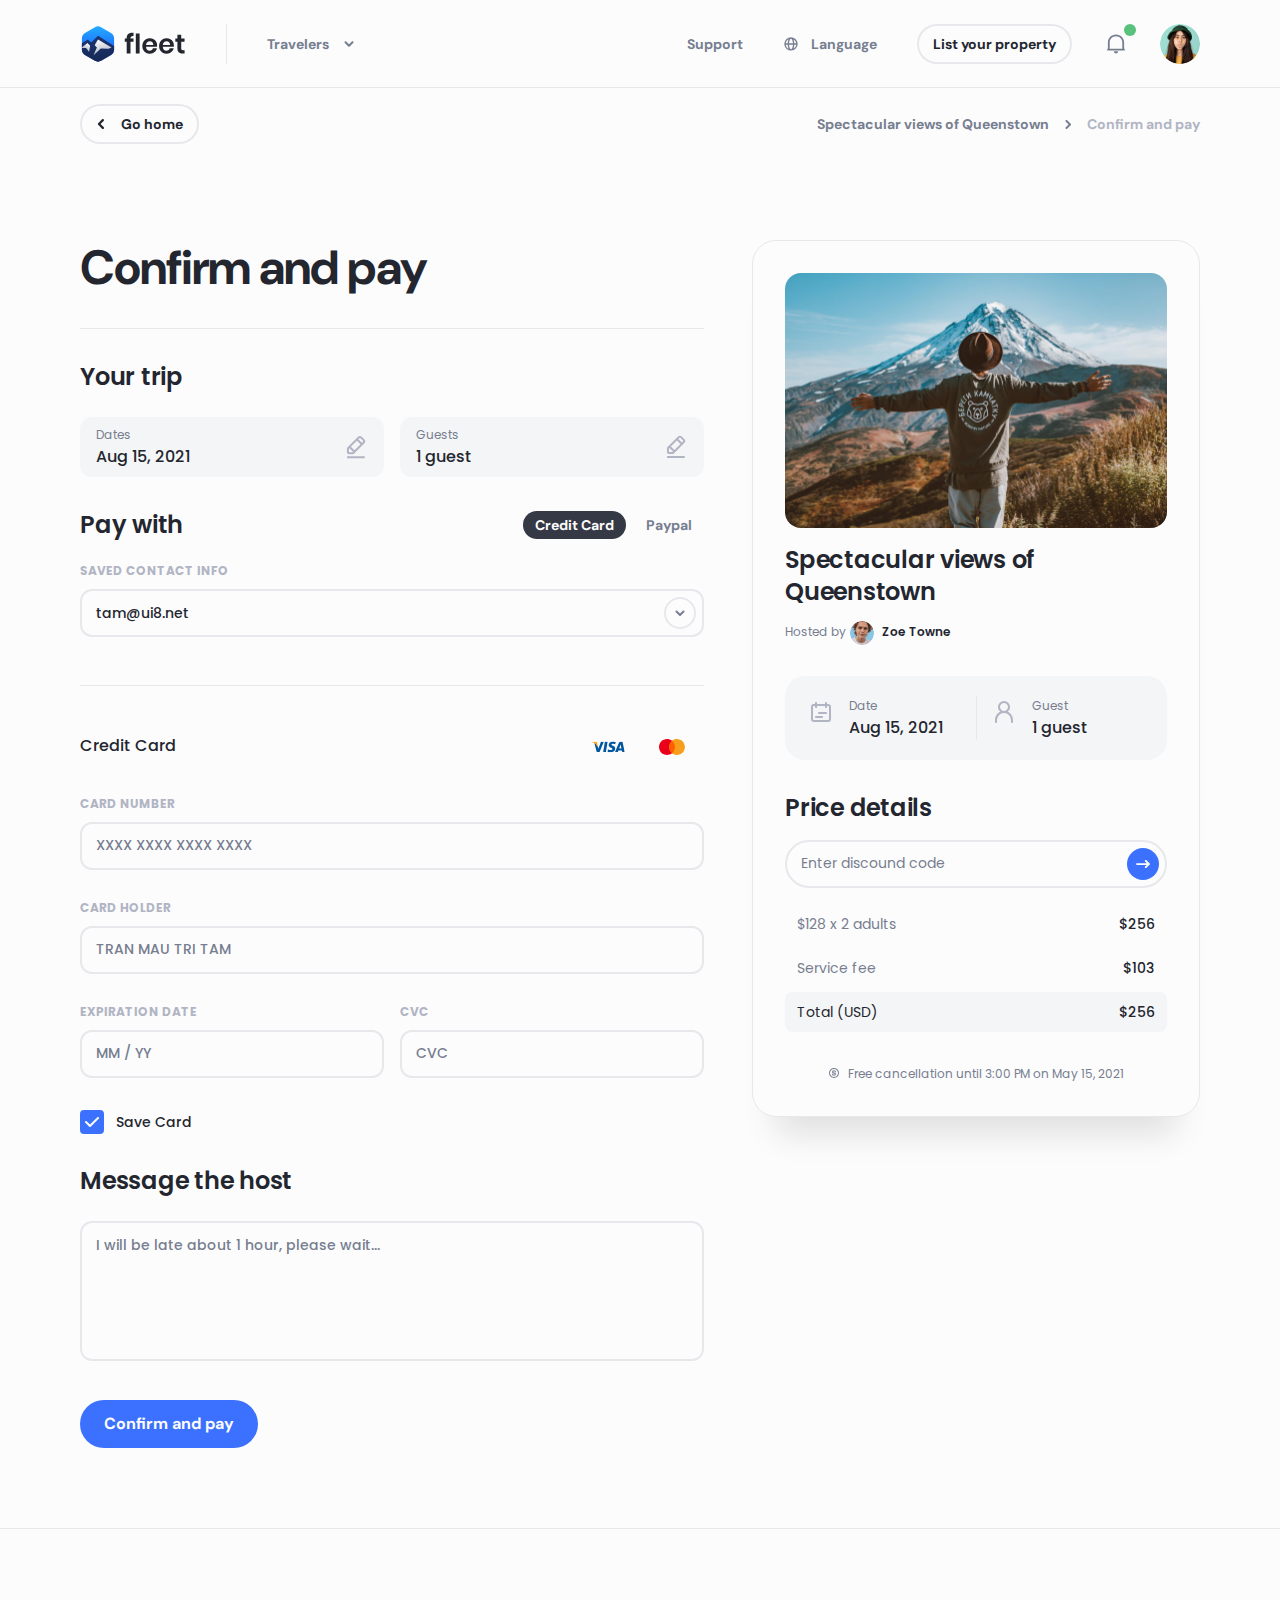
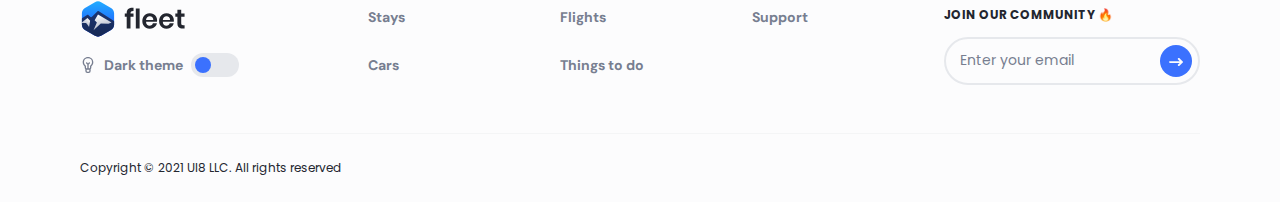
<file: checkout.html>
<!DOCTYPE html>
<html lang="en">
  <head>
    <meta charset="utf-8">
    <title>Fleet</title>
    <meta http-equiv="X-UA-Compatible" content="IE=Edge">
    <meta name="viewport" content="width=device-width, initial-scale=1, maximum-scale=1.0, user-scalable=no">
    <meta name="format-detection" content="telephone=no">
    <link rel="apple-touch-icon" sizes="180x180" href="img/apple-touch-icon.png">
    <link rel="icon" type="image/png" sizes="32x32" href="img/favicon-32x32.png">
    <link rel="icon" type="image/png" sizes="16x16" href="img/favicon-16x16.png">
    <link rel="manifest" href="img/site.webmanifest">
    <link rel="mask-icon" href="img/safari-pinned-tab.svg" color="#5bbad5">
    <meta name="msapplication-TileColor" content="#da532c">
    <meta name="theme-color" content="#ffffff">
    <meta name="description" content="Epic Travel Shopping Design Kit">
    <meta name="twitter:card" content="summary">
    <meta name="twitter:site" content="@ui8">
    <meta name="twitter:title" content="Fleet – Travel Shopping UI Kit">
    <meta name="twitter:description" content="Epic Travel Shopping Design Kit">
    <meta name="twitter:creator" content="@ui8">
    <meta name="twitter:image" content="https://ui8-fleet-html.herokuapp.com/img/twitter-card.jpg">
    <meta property="og:title" content="Fleet – Travel Shopping UI Kit">
    <meta property="og:type" content="Article">
    <meta property="og:url" content="https://ui8.net/ui8/products/fleet--travel-shopping-ui-design-kit">
    <meta property="og:image" content="https://ui8-fleet-html.herokuapp.com/img/fb-og-image.jpg">
    <meta property="og:description" content="Epic Travel Shopping Design Kit">
    <meta property="og:site_name" content="Fleet – Travel Shopping UI Kit">
    <meta property="fb:admins" content="132951670226590">
    <link rel="preconnect" href="https://fonts.gstatic.com">
    <link href="https://fonts.googleapis.com/css2?family=DM+Sans:wght@700&amp;family=Poppins:wght@400;500;600;700&amp;display=swap" rel="stylesheet">
    <link rel="stylesheet" media="all" href="css/app.min.css">
    <script>
      var viewportmeta = document.querySelector('meta[name="viewport"]');
      if (viewportmeta) {
        if (screen.width < 375) {
          var newScale = screen.width / 375;
          viewportmeta.content = 'width=375, minimum-scale=' + newScale + ', maximum-scale=1.0, user-scalable=no, initial-scale=' + newScale + '';
        } else {
          viewportmeta.content = 'width=device-width, maximum-scale=1.0, initial-scale=1.0';
        }
      }
    </script>
  </head>
  <body>
    <script>
      console.log(localStorage.getItem('darkMode'));
      if (localStorage.getItem('darkMode') === "on") {
        document.body.classList.add("dark");
        document.addEventListener("DOMContentLoaded", function() {
          document.querySelector('.js-theme input').checked = true;
        });
      }
    </script>
    <!-- outer-->
    <div class="outer">
      <!-- header-->
      <header class="header js-header header_border">
        <div class="header__center center"><a class="header__logo" href="index.html"><img class="some-icon" src="img/logo-dark.svg" alt="Fleet"><img class="some-icon-dark" src="img/logo-light.svg" alt="Fleet"></a>
          <div class="header__wrapper js-header-wrapper">
            <div class="header__item header__item_dropdown js-header-item">
              <button class="header__head js-header-head">Travelers
                <svg class="icon icon-arrow-down">
                  <use xlink:href="#icon-arrow-down"></use>
                </svg>
              </button>
              <div class="header__body js-header-body">
                <div class="header__menu"><a class="header__link" href="index.html">
                    <svg class="icon icon-comment">
                      <use xlink:href="#icon-comment"></use>
                    </svg>Stays</a><a class="header__link" href="flights.html">
                    <svg class="icon icon-email">
                      <use xlink:href="#icon-email"></use>
                    </svg>Flights</a><a class="header__link active" href="things-to-do.html">
                    <svg class="icon icon-home">
                      <use xlink:href="#icon-home"></use>
                    </svg>Things to do</a><a class="header__link" href="cars.html">
                    <svg class="icon icon-email">
                      <use xlink:href="#icon-email"></use>
                    </svg>Cars</a></div>
              </div>
            </div><a class="header__item" href="support.html">Support</a>
            <div class="header__item header__item_language js-header-item">
              <button class="header__head js-header-head">
                <svg class="icon icon-globe">
                  <use xlink:href="#icon-globe"></use>
                </svg>Language
              </button>
              <div class="header__body js-header-body">
                <div class="header__list"><a class="header__box active" href="#">
                    <div class="header__category">English</div>
                    <div class="header__country">United States</div></a><a class="header__box" href="#">
                    <div class="header__category">Vietnamese</div>
                    <div class="header__country">Vietnamese</div></a><a class="header__box" href="#">
                    <div class="header__category">Français</div>
                    <div class="header__country">Belgique</div></a><a class="header__box" href="#">
                    <div class="header__category">Français</div>
                    <div class="header__country">Canada</div></a></div>
              </div>
            </div><a class="button button-stroke button-small header__button" href="list-your-property.html">List your property</a>
          </div>
          <div class="header__item header__item_notification js-header-item">
            <button class="header__head js-header-head active">
              <svg class="icon icon-notification">
                <use xlink:href="#icon-notification"></use>
              </svg>
            </button>
            <div class="header__body js-header-body">
              <div class="header__title">Notification</div>
              <div class="header__notifications"><a class="header__notification" href="message-center.html">
                  <div class="header__avatar"><img src="img/content/avatar-1.jpg" alt="Avatar"></div>
                  <div class="header__details">
                    <div class="header__subtitle">Kohaku Tora</div>
                    <div class="header__content">just sent you a message</div>
                    <div class="header__date">1 minute ago</div>
                    <div class="header__status" style="background-color: #3B71FE;"></div>
                  </div></a><a class="header__notification" href="message-center.html">
                  <div class="header__avatar"><img src="img/content/avatar-1.jpg" alt="Avatar"></div>
                  <div class="header__details">
                    <div class="header__subtitle">Kohaku Tora</div>
                    <div class="header__content">just sent you a message</div>
                    <div class="header__date">3 hours ago</div>
                    <div class="header__status" style="background-color: #3B71FE;"></div>
                  </div></a></div>
            </div>
          </div><a class="header__login js-popup-open" href="#popup-login" data-effect="mfp-zoom-in">
            <svg class="icon icon-user">
              <use xlink:href="#icon-user"></use>
            </svg></a>
          <div class="header__item header__item_user js-header-item">
            <button class="header__head js-header-head"><img src="img/content/avatar-2.jpg" alt="Avatar"></button>
            <div class="header__body js-header-body">
              <div class="header__group">
                <div class="header__menu"><a class="header__link" href="message-center.html">
                    <svg class="icon icon-comment">
                      <use xlink:href="#icon-comment"></use>
                    </svg>Messages</a><a class="header__link" href="bookings-list.html">
                    <svg class="icon icon-home">
                      <use xlink:href="#icon-home"></use>
                    </svg>Bookings</a><a class="header__link" href="wishlists.html">
                    <svg class="icon icon-email">
                      <use xlink:href="#icon-email"></use>
                    </svg>Wishlists</a></div>
                <div class="header__menu"><a class="header__link" href="list-your-property.html">
                    <svg class="icon icon-building">
                      <use xlink:href="#icon-building"></use>
                    </svg>List your property</a><a class="header__link" href="host-an-experience.html">
                    <svg class="icon icon-flag">
                      <use xlink:href="#icon-flag"></use>
                    </svg>Host an experience</a></div>
              </div>
              <div class="header__btns"><a class="button button-small header__button" href="account-setting.html">Account</a>
                <button class="button-stroke button-small header__button">Log out</button>
              </div>
            </div>
          </div>
          <button class="header__burger js-header-burger"></button>
        </div>
      </header>
      <!-- outer content-->
      <div class="outer__inner">
        <div class="section-mb80 checkout checkout_tasks">
          <div class="checkout__center center">
            <div class="control"><a class="button-stroke button-small control__button" href="stays-product.html">
                <svg class="icon icon-arrow-left">
                  <use xlink:href="#icon-arrow-left"></use>
                </svg><span>Go home</span></a>
              <ul class="breadcrumbs">
                <li class="breadcrumbs__item"><a class="breadcrumbs__link" href="stays-product.html">Spectacular views of Queenstown</a></li>
                <li class="breadcrumbs__item">Confirm and pay</li>
              </ul>
            </div>
            <div class="checkout__wrapper">
              <div class="checkout__inner js-tabs">
                <h2 class="checkout__title h2">Confirm and pay</h2>
                <div class="checkout__list">
                  <div class="checkout__section">
                    <div class="checkout__box">
                      <div class="checkout__category">Your trip</div>
                      <div class="checkout__data checkout__data_flex">
                        <div class="checkout__el">
                          <div class="checkout__datepicker">
                            <div class="checkout__label">Dates</div>
                            <input class="checkout__input js-date-single" data-format="MMM DD, YYYY" data-container=".checkout__datepicker" data-single="true" type="text" readonly value="Aug 15, 2021">
                            <div class="checkout__controls">
                              <button class="checkout__edit js-date-open">
                                <svg class="icon icon-edit">
                                  <use xlink:href="#icon-edit"></use>
                                </svg>
                              </button>
                              <button class="checkout__edit js-date-close">
                                <svg class="icon icon-edit">
                                  <use xlink:href="#icon-edit"></use>
                                </svg>
                              </button>
                            </div>
                          </div>
                        </div>
                        <div class="checkout__el">
                          <div class="travelers travelers_down js-travelers">
                            <div class="travelers__top">
                              <div class="travelers__label">Guests</div>
                              <div class="travelers__value js-travelers-content">1 guest</div>
                              <button class="travelers__edit js-travelers-head">
                                <svg class="icon icon-edit">
                                  <use xlink:href="#icon-edit"></use>
                                </svg>
                              </button>
                            </div>
                            <div class="travelers__body js-travelers-body">
                              <div class="travelers__item">
                                <div class="travelers__details">
                                  <div class="travelers__category">Adults</div>
                                  <div class="travelers__text">Ages 13 or above</div>
                                </div>
                                <div class="counter js-counter" data-min="1">
                                  <button class="counter__button js-counter-button js-counter-minus disabled" type="button">
                                    <svg class="icon icon-minus-circle">
                                      <use xlink:href="#icon-minus-circle"></use>
                                    </svg>
                                  </button>
                                  <div class="counter__value js-counter-value"></div>
                                  <button class="counter__button js-counter-button js-counter-plus" type="button">
                                    <svg class="icon icon-plus-circle">
                                      <use xlink:href="#icon-plus-circle"></use>
                                    </svg>
                                  </button>
                                  <input class="js-counter-input js-counter-result js-counter-adults" type="hidden"/>
                                </div>
                              </div>
                              <div class="travelers__item">
                                <div class="travelers__details">
                                  <div class="travelers__category">Children</div>
                                  <div class="travelers__text">Ages 2 - 12</div>
                                </div>
                                <div class="counter js-counter" data-min="0">
                                  <button class="counter__button js-counter-button js-counter-minus disabled" type="button">
                                    <svg class="icon icon-minus-circle">
                                      <use xlink:href="#icon-minus-circle"></use>
                                    </svg>
                                  </button>
                                  <div class="counter__value js-counter-value"></div>
                                  <button class="counter__button js-counter-button js-counter-plus" type="button">
                                    <svg class="icon icon-plus-circle">
                                      <use xlink:href="#icon-plus-circle"></use>
                                    </svg>
                                  </button>
                                  <input class="js-counter-input js-counter-result js-counter-children" type="hidden"/>
                                </div>
                              </div>
                              <div class="travelers__item">
                                <div class="travelers__details">
                                  <div class="travelers__category">Adults</div>
                                  <div class="travelers__text">Under 2</div>
                                </div>
                                <div class="counter js-counter" data-min="0">
                                  <button class="counter__button js-counter-button js-counter-minus disabled" type="button">
                                    <svg class="icon icon-minus-circle">
                                      <use xlink:href="#icon-minus-circle"></use>
                                    </svg>
                                  </button>
                                  <div class="counter__value js-counter-value"></div>
                                  <button class="counter__button js-counter-button js-counter-plus" type="button">
                                    <svg class="icon icon-plus-circle">
                                      <use xlink:href="#icon-plus-circle"></use>
                                    </svg>
                                  </button>
                                  <input class="js-counter-input js-counter-result js-counter-babies" type="hidden"/>
                                </div>
                              </div>
                            </div>
                          </div>
                        </div>
                      </div>
                    </div>
                    <div class="checkout__box">
                      <div class="checkout__top">
                        <div class="checkout__category">Pay with</div>
                        <div class="nav"><a class="nav__link js-tabs-link" href="#">Credit Card</a><a class="nav__link js-tabs-link" href="#">Paypal</a></div>
                      </div>
                      <div class="field">
                        <div class="field__label">saved contact info</div>
                        <div class="field__wrap">
                          <select class="select">
                            <option>tam@ui8.net</option>
                            <option>vova@ui8.net</option>
                            <option>john@ui8.net</option>
                          </select>
                        </div>
                      </div>
                    </div>
                  </div>
                  <div class="checkout__section">
                    <form class="checkout__item js-tabs-item">
                      <div class="checkout__line">
                        <div class="checkout__subtitle">Credit Card</div>
                        <div class="checkout__cards">
                          <div class="checkout__card"><img src="img/content/visa.svg" alt="Visa"></div>
                          <div class="checkout__card"><img src="img/content/master-card.svg" alt="Master Card"></div>
                        </div>
                      </div>
                      <div class="checkout__fieldset">
                        <div class="field">
                          <div class="field__label">card number</div>
                          <div class="field__wrap">
                            <input class="field__input" type="tel" name="card" placeholder="XXXX XXXX XXXX XXXX" required>
                          </div>
                        </div>
                        <div class="field">
                          <div class="field__label">card holder</div>
                          <div class="field__wrap">
                            <input class="field__input" type="text" name="holder" placeholder="TRAN MAU TRI TAM" required>
                          </div>
                        </div>
                        <div class="checkout__row">
                          <div class="field">
                            <div class="field__label">EXPIRATION DATE</div>
                            <div class="field__wrap">
                              <input class="field__input" type="tel" name="date" placeholder="MM / YY" required>
                            </div>
                          </div>
                          <div class="field">
                            <div class="field__label">CVC</div>
                            <div class="field__wrap">
                              <input class="field__input" type="tel" name="cvc" placeholder="CVC" required>
                            </div>
                          </div>
                        </div>
                      </div>
                      <label class="checkbox">
                        <input class="checkbox__input" type="checkbox" checked="checked"/><span class="checkbox__inner"><span class="checkbox__tick"></span><span class="checkbox__text">Save Card</span></span>
                      </label>
                      <div class="checkout__message">
                        <div class="checkout__category">Message the host</div>
                        <div class="field">
                          <div class="field__wrap">
                            <textarea class="field__textarea" name="message" placeholder="I will be late about 1 hour, please wait..." required></textarea>
                          </div>
                        </div>
                      </div><a class="button checkout__button" href="checkout-complete.html">Confirm and pay</a>
                    </form>
                    <form class="checkout__item js-tabs-item">
                      <div class="checkout__line">
                        <div class="checkout__subtitle">PayPal</div>
                        <div class="checkout__logo"><img src="img/content/paypal.svg" alt="PayPal"></div>
                      </div>
                      <div class="checkout__fieldset">
                        <div class="field">
                          <div class="field__label">email or phone number</div>
                          <div class="field__wrap">
                            <input class="field__input" type="text" name="login" required>
                          </div>
                        </div>
                        <div class="field">
                          <div class="field__label">Password</div>
                          <div class="field__wrap">
                            <input class="field__input" type="password" name="password" required>
                          </div>
                        </div>
                      </div>
                      <div class="checkout__control"><a class="button checkout__button" href="checkout-complete.html">Confirm and pay</a>
                        <div class="checkout__verified"><img src="img/content/paypal-verified.png" alt="PayPal"></div>
                      </div>
                      <label class="checkbox">
                        <input class="checkbox__input" type="checkbox" checked="checked"/><span class="checkbox__inner"><span class="checkbox__tick"></span><span class="checkbox__text">Save Paypal Account</span></span>
                      </label>
                    </form>
                  </div>
                </div>
              </div>
              <div class="price">
                <div class="price__top">
                  <div class="price__photo"><img src="img/content/photo-checkout.jpg" alt="Price"></div>
                  <div class="price__title">Spectacular views of Queenstown</div>
                  <div class="price__author">
                    <div class="price__text">Hosted by</div>
                    <div class="price__avatar"><img src="img/content/avatar.jpg" alt="Avatar"></div>
                    <div class="price__man">Zoe Towne</div>
                  </div>
                </div>
                <div class="price__description price__description_flex">
                  <div class="price__item">
                    <div class="price__icon">
                      <svg class="icon icon-calendar">
                        <use xlink:href="#icon-calendar"></use>
                      </svg>
                    </div>
                    <div class="price__box">
                      <div class="price__category">Date</div>
                      <div class="price__subtitle">Aug 15, 2021</div>
                    </div>
                  </div>
                  <div class="price__item">
                    <div class="price__icon">
                      <svg class="icon icon-user">
                        <use xlink:href="#icon-user"></use>
                      </svg>
                    </div>
                    <div class="price__box">
                      <div class="price__category">Guest</div>
                      <div class="price__subtitle">1 guest</div>
                    </div>
                  </div>
                </div>
                <div class="price__body">
                  <div class="price__stage">Price details</div>
                  <form class="subscription">
                    <input class="subscription__input" type="text" name="code" placeholder="Enter discound code" required="required"/>
                    <button class="subscription__btn">
                      <svg class="icon icon-arrow-next">
                        <use xlink:href="#icon-arrow-next"></use>
                      </svg>
                    </button>
                  </form>
                  <div class="price__table">
                    <div class="price__row">
                      <div class="price__cell">$128 x 2 adults</div>
                      <div class="price__cell">$256</div>
                    </div>
                    <div class="price__row">
                      <div class="price__cell">Service fee</div>
                      <div class="price__cell">$103</div>
                    </div>
                    <div class="price__row">
                      <div class="price__cell">Total (USD)</div>
                      <div class="price__cell">$256</div>
                    </div>
                  </div>
                </div>
                <div class="price__note">
                  <svg class="icon icon-coin">
                    <use xlink:href="#icon-coin"></use>
                  </svg>Free cancellation until 3:00 PM on May 15, 2021
                </div>
              </div>
            </div>
          </div>
        </div>
      </div>
      <!-- footer-->
      <footer class="footer">
        <div class="footer__center center">
          <div class="footer__row">
            <div class="footer__col"><a class="footer__logo" href="index.html"><img class="some-icon" src="img/logo-dark.svg" alt="Fleet"><img class="some-icon-dark" src="img/logo-light.svg" alt="Fleet"></a>
              <div class="footer__theme">
                <svg class="icon icon-bulb">
                  <use xlink:href="#icon-bulb"></use>
                </svg>Dark theme
                <label class="theme js-theme">
                  <input class="theme__input" type="checkbox"/><span class="theme__inner"><span class="theme__box"></span></span>
                </label>
              </div>
            </div>
            <div class="footer__col">
              <div class="footer__menu"><a class="footer__link" href="index.html">Stays</a><a class="footer__link" href="flights.html">Flights</a><a class="footer__link" href="support.html">Support</a><a class="footer__link" href="cars.html">Cars</a><a class="footer__link" href="things-to-do.html">Things to do</a></div>
            </div>
            <div class="footer__col">
              <div class="footer__info">Join our community 🔥</div>
              <form class="subscription">
                <input class="subscription__input" type="email" name="email" placeholder="Enter your email" required="required"/>
                <button class="subscription__btn">
                  <svg class="icon icon-arrow-next">
                    <use xlink:href="#icon-arrow-next"></use>
                  </svg>
                </button>
              </form>
            </div>
          </div>
          <div class="footer__bottom">
            <div class="footer__copyright">Copyright © 2021 UI8 LLC. All rights reserved</div>
          </div>
        </div>
      </footer>
    </div>
    <div class="popup popup_login mfp-hide" id="popup-login">
      <div class="login">
        <div class="login__item">
          <div class="login__title h3">Sign up on Fleet</div>
          <div class="login__info">Use Your OpenID to Sign up</div>
          <div class="login__btns">
            <button class="button login__button">
              <svg class="icon icon-google">
                <use xlink:href="#icon-google"></use>
              </svg><span>Google</span>
            </button>
            <button class="button-black login__button">
              <svg class="icon icon-apple">
                <use xlink:href="#icon-apple"></use>
              </svg><span>Apple</span>
            </button>
          </div>
          <div class="login__note">Or continue with email</div>
          <div class="subscription">
            <input class="subscription__input" type="email" name="email" placeholder="Enter your email" required>
            <button class="subscription__btn">
              <svg class="icon icon-arrow-next">
                <use xlink:href="#icon-arrow-next"></use>
              </svg>
            </button>
          </div>
          <div class="login__foot">Already have an account? <a class="login__link" href="#">Login</a></div>
        </div>
        <div class="login__item">
          <div class="login__title h3">Sign in</div>
          <div class="login__form">
            <div class="field field_view">
              <div class="field__wrap">
                <input class="field__input" type="password" name="password" placeholder="Password" required>
                <button class="field__view">
                  <svg class="icon icon-eye">
                    <use xlink:href="#icon-eye"></use>
                  </svg>
                </button>
              </div>
            </div>
            <button class="button login__button">Login</button>
          </div>
          <div class="login__foot"><a class="login__password" href="#">Forgot password?</a></div>
        </div>
        <div class="login__item">
          <div class="login__title h3">Let’s confirm it’s really you</div>
          <div class="login__info">Help us secure your account. Please complete the verifications below</div>
          <div class="login__form">
            <div class="login__variants">
              <label class="radio">
                <input class="radio__input" type="radio" name="login" checked="checked"/><span class="radio__inner"><span class="radio__tick"></span><span class="radio__text">Get the code by text message (SM) at +1 234 567 890</span></span>
              </label>
              <label class="radio">
                <input class="radio__input" type="radio" name="login"/><span class="radio__inner"><span class="radio__tick"></span><span class="radio__text">Get the code by email at tranm••••••••••••@gm•••.com</span></span>
              </label>
            </div>
            <button class="button login__button">Continue</button>
          </div>
        </div>
        <div class="login__item">
          <div class="login__title h3">Enter your security code</div>
          <div class="login__info">We texted your code to +1 234 567 890</div>
          <div class="login__form">
            <div class="login__code">
              <div class="login__number">
                <input type="tel">
              </div>
              <div class="login__number">
                <input type="tel">
              </div>
              <div class="login__number">
                <input type="tel">
              </div>
              <div class="login__number">
                <input type="tel">
              </div>
            </div>
          </div>
        </div>
      </div>
    </div>
    <!-- scripts-->
    <script src="js/lib/jquery.min.js"></script>
    <script src="js/lib/slick.min.js"></script>
    <script src="js/lib/jquery.nice-select.min.js"></script>
    <script src="js/lib/share-buttons.js"></script>
    <script src="js/lib/jquery.fancybox.min.js"></script>
    <script src="js/lib/jquery.rateyo.min.js"></script>
    <script src="js/lib/nouislider.min.js"></script>
    <script src="js/lib/wNumb.js"></script>
    <script src="js/lib/jquery.magnific-popup.min.js"></script>
    <script src="js/lib/moment.min.js"></script>
    <script src="js/lib/jquery.daterangepicker.min.js"></script>
    <script src="js/lib/simpleParallax.min.js"></script>
    <script src="js/demo.js"></script>
    <script src="js/app.js"></script>
    <!-- svg sprite-->
    <div style="display: none"><svg width="0" height="0">
<symbol xmlns="http://www.w3.org/2000/svg" viewBox="0 0 16 16" id="icon-arrow-down">
<path d="M10.805 6.362c-.26-.26-.682-.26-.943 0L8 8.224 6.138 6.362c-.26-.26-.682-.26-.943 0s-.26.682 0 .943l2.333 2.333c.26.26.682.26.943 0l2.333-2.333c.26-.26.26-.682 0-.943z"></path>
</symbol>
<symbol xmlns="http://www.w3.org/2000/svg" viewBox="0 0 16 16" id="icon-arrow-bottom">
<path d="M15.039 3.961c-.653-.653-1.713-.653-2.366 0L8 8.634 3.327 3.961c-.653-.653-1.713-.653-2.366 0s-.653 1.713 0 2.366l5.856 5.856c.653.653 1.713.653 2.366 0l5.856-5.856c.653-.653.653-1.713 0-2.366z"></path>
</symbol>
<symbol xmlns="http://www.w3.org/2000/svg" viewBox="0 0 16 16" id="icon-arrow-left">
<path d="M12.207.521a1.78 1.78 0 0 1 0 2.514L7.242 8l4.965 4.965a1.78 1.78 0 0 1 0 2.514 1.78 1.78 0 0 1-2.514 0L3.471 9.257a1.78 1.78 0 0 1 0-2.514L9.693.521a1.78 1.78 0 0 1 2.514 0z"></path>
</symbol>
<symbol xmlns="http://www.w3.org/2000/svg" viewBox="0 0 16 16" id="icon-arrow-right">
<path d="M6.528 5.195c-.26.26-.26.682 0 .943L8.39 8 6.528 9.862c-.26.26-.26.682 0 .943s.682.26.943 0l2.333-2.333c.26-.26.26-.682 0-.943L7.471 5.195c-.26-.26-.682-.26-.943 0z"></path>
</symbol>
<symbol xmlns="http://www.w3.org/2000/svg" viewBox="0 0 16 16" id="icon-email">
<path d="M13.334 2a2 2 0 0 1 1.995 1.851l.005.149v8a2 2 0 0 1-1.851 1.995l-.149.005H2.667a2 2 0 0 1-1.995-1.851L.667 12V4a2 2 0 0 1 1.851-1.995L2.667 2h10.667zm0 1.333H2.667C2.299 3.333 2 3.632 2 4v8c0 .368.298.667.667.667h10.667c.368 0 .667-.298.667-.667V4c0-.368-.298-.667-.667-.667zm-.821 1.573c.236.283.198.703-.085.939L9.281 8.468a2 2 0 0 1-2.561 0L3.574 5.845c-.283-.236-.321-.656-.085-.939s.656-.321.939-.085l3.146 2.622c.247.206.606.206.854 0l3.146-2.622c.283-.236.703-.197.939.085z"></path>
</symbol>
<symbol xmlns="http://www.w3.org/2000/svg" viewBox="0 0 16 16" id="icon-comment">
<path d="M8 1.413c1.643 0 3.124.162 4.203.326 1.127.171 2.019.997 2.213 2.12a17.13 17.13 0 0 1 .25 2.887 17.13 17.13 0 0 1-.25 2.887c-.193 1.123-1.086 1.949-2.213 2.12a28.6 28.6 0 0 1-3.787.323l-4.077 2.409a.67.67 0 0 1-1.006-.574v-2.269c-.902-.3-1.584-1.045-1.75-2.009-.135-.783-.25-1.777-.25-2.887s.115-2.104.25-2.887c.193-1.123 1.086-1.949 2.213-2.12 1.08-.164 2.561-.326 4.203-.326zm0 1.333a27.01 27.01 0 0 0-4.003.311c-.596.091-1.01.506-1.099 1.028a15.8 15.8 0 0 0-.231 2.661 15.8 15.8 0 0 0 .231 2.661c.078.453.395.817.856.97l.913.303v2.063l3.375-1.994.353-.006a27.26 27.26 0 0 0 3.609-.308c.596-.091 1.01-.506 1.099-1.028.125-.724.231-1.641.231-2.661s-.106-1.937-.231-2.661c-.09-.522-.504-.938-1.099-1.028A27.01 27.01 0 0 0 8 2.746zm-.667 4.667c.368 0 .667.298.667.667s-.298.667-.667.667h0-2.667C4.298 8.746 4 8.448 4 8.08s.298-.667.667-.667h0zm4-2.667c.368 0 .667.298.667.667s-.298.667-.667.667h0-6.667C4.298 6.08 4 5.781 4 5.413s.298-.667.667-.667h0z"></path>
</symbol>
<symbol xmlns="http://www.w3.org/2000/svg" viewBox="0 0 16 16" id="icon-home">
<path d="M8.287 1.411c.09.02.177.053.278.102l.086.044.318.184.132.079 2.561 1.543 3.348 2.009c.316.189.418.599.229.915-.17.284-.519.396-.817.277l-.097-.048-.99-.594v6.751c-.001.619-.013.951-.145 1.211-.128.251-.332.455-.583.583-.233.119-.526.141-1.033.144H10v.001H6v-.001H4.428c-.508-.004-.8-.026-1.033-.144-.251-.128-.455-.332-.583-.583-.119-.233-.141-.526-.144-1.033l-.001-6.928-.99.594c-.316.189-.725.087-.915-.229-.17-.284-.105-.644.14-.852l.088-.063 3.344-2.006L6.899 1.82l.451-.263.084-.043c.101-.049.189-.082.279-.102.189-.042.385-.042.574 0zM8 2.721l-.006.003-2.973 1.784L4 5.123l.001 7.651.008.399.005.071.002.018.018.002a6.48 6.48 0 0 0 .469.013H6V10.61a2 2 0 0 1 3.995-.149l.005.149v2.666h1.498l.399-.008.071-.005.018-.002.002-.018c.011-.133.013-.311.014-.608V5.123l-1.025-.618-2.969-1.781L8 2.721zm0 7.223c-.368 0-.667.298-.667.667l-.001 2.666h1.333l.001-2.666c0-.368-.298-.667-.667-.667z"></path>
</symbol>
<symbol xmlns="http://www.w3.org/2000/svg" viewBox="0 0 16 16" id="icon-home-fill">
<path d="M13.333 12.534V5.978l.99.594c.316.189.725.087.915-.229s.087-.725-.229-.915L11.661 3.42 9.1 1.877h0l-.45-.263-.086-.044c-.101-.049-.188-.082-.278-.102-.189-.042-.385-.042-.574 0-.09.02-.178.053-.279.102l-.084.043-.451.263h0L4.334 3.422.99 5.429c-.316.189-.418.599-.229.915s.599.418.915.229l.99-.594v6.556c0 .747 0 1.12.145 1.405.128.251.332.455.583.583.285.145.659.145 1.405.145h1.2v-4a2 2 0 0 1 4 0v4h1.2c.747 0 1.12 0 1.405-.145.251-.128.455-.332.583-.583.145-.285.145-.659.145-1.405z"></path>
</symbol>
<symbol xmlns="http://www.w3.org/2000/svg" viewBox="0 0 16 16" id="icon-globe">
<path d="M8 1.334a6.67 6.67 0 0 1 6.631 5.971l.003.029.033.667a6.67 6.67 0 0 1-13.3.667l-.033-.667c0-.225.011-.447.033-.667h0a6.67 6.67 0 0 1 6.634-6zm1.982 7.334H6.018c.077 1.396.391 2.599.817 3.451.532 1.065 1.021 1.216 1.164 1.216s.632-.151 1.164-1.216c.426-.852.74-2.055.817-3.451zm-5.299 0H2.708c.228 1.831 1.385 3.374 2.983 4.142-.556-1.068-.927-2.52-1.008-4.142zm8.609 0h-1.975c-.081 1.622-.452 3.074-1.009 4.142a5.34 5.34 0 0 0 2.984-4.143zm-7.6-5.476l-.143.071c-1.525.79-2.62 2.295-2.841 4.071h1.975c.08-1.623.452-3.074 1.008-4.143zM8 2.667c-.143 0-.632.151-1.164 1.216-.426.852-.74 2.055-.817 3.452h3.964c-.077-1.396-.391-2.6-.817-3.452-.501-1.002-.963-1.195-1.136-1.214L8 2.667h0zm2.308.524l.049.095c.53 1.059.882 2.473.96 4.048h1.975a5.34 5.34 0 0 0-2.984-4.143z"></path>
</symbol>
<symbol xmlns="http://www.w3.org/2000/svg" viewBox="0 0 16 16" id="icon-bell">
<path d="M8.833 12.861c.368 0 .679.313.516.643-.072.146-.169.281-.289.398-.281.276-.663.431-1.061.431s-.779-.155-1.061-.431a1.47 1.47 0 0 1-.289-.398c-.163-.33.148-.643.516-.643h1.667zM8 1.667c2.982 0 5.4 2.382 5.4 5.321v4.106h.011a.59.59 0 0 1 .589.589.59.59 0 0 1-.589.589H2.589A.59.59 0 0 1 2 11.683a.59.59 0 0 1 .589-.589H2.6V6.988c0-2.939 2.418-5.321 5.4-5.321zm0 1.178c-2.32 0-4.2 1.855-4.2 4.142v4.106h8.4V6.988c0-2.288-1.88-4.142-4.2-4.142z"></path>
</symbol>
<symbol xmlns="http://www.w3.org/2000/svg" viewBox="0 0 16 16" id="icon-flag">
<path d="M3.22 0c.368 0 .667.298.667.667v.666h7.768c1.097 0 1.707 1.239 1.089 2.103l-.077.098L10.553 6l2.113 2.466c.714.833.17 2.103-.888 2.196l-.124.005-7.768-.001v4.667c0 .368-.298.667-.667.667s-.667-.298-.667-.667V.667c0-.368.298-.667.667-.667zm8.434 2.667H3.886v6.667h7.768L8.797 6l2.857-3.333z"></path>
</symbol>
<symbol xmlns="http://www.w3.org/2000/svg" viewBox="0 0 16 16" id="icon-building">
<path d="M7.333 1.333a2 2 0 0 1 2 2v3.333h3.333a2 2 0 0 1 1.995 1.851l.005.149v4a2 2 0 0 1-1.851 1.995l-.149.005H3.333a2 2 0 0 1-2-2V3.333a2 2 0 0 1 2-2h4zm0 1.333h-4c-.335 0-.612.247-.659.568l-.007.099v9.333c0 .335.247.612.568.659l.099.007H4v-.667c0-.335.247-.612.568-.659L4.666 12H6c.335 0 .612.247.659.568l.007.099v.667H8v-10c0-.368-.298-.667-.667-.667zM12.666 8H9.333v5.333h3.333c.368 0 .667-.298.667-.667v-4c0-.368-.298-.667-.667-.667zm-1.333 3.333c.368 0 .667.298.667.667s-.298.667-.667.667-.667-.298-.667-.667.298-.667.667-.667zm0-2c.368 0 .667.298.667.667s-.298.667-.667.667-.667-.298-.667-.667.298-.667.667-.667zM6 9.333c.368 0 .667.298.667.667s-.298.667-.667.667h0-1.333C4.298 10.666 4 10.368 4 10s.298-.667.667-.667h0zm0-2.667c.368 0 .667.298.667.667S6.368 8 6 8H4.666C4.298 8 4 7.701 4 7.333s.298-.667.667-.667H6zM6 4c.368 0 .667.298.667.667s-.298.667-.667.667H4.666c-.368 0-.667-.298-.667-.667S4.298 4 4.666 4H6z"></path>
</symbol>
<symbol xmlns="http://www.w3.org/2000/svg" viewBox="0 0 16 16" id="icon-arrow-next">
<path d="M10.39 3.765c.464-.375 1.187-.349 1.615.057l3.692 3.5a.91.91 0 0 1 0 1.357l-3.692 3.5c-.428.406-1.151.431-1.615.057s-.493-1.007-.065-1.413L12.247 9H1.143C.512 9 0 8.552 0 8s.512-1 1.143-1h11.104l-1.922-1.822c-.428-.406-.399-1.038.065-1.413z"></path>
</symbol>
<symbol xmlns="http://www.w3.org/2000/svg" viewBox="0 0 16 16" id="icon-arrow-prev">
<path d="M5.61 12.235c-.464.375-1.187.349-1.615-.057l-3.692-3.5a.91.91 0 0 1 0-1.357l3.692-3.5c.428-.406 1.151-.431 1.615-.057s.493 1.007.065 1.413L3.753 7h11.104C15.488 7 16 7.448 16 8s-.512 1-1.143 1H3.753l1.922 1.822c.428.406.399 1.038-.065 1.413z"></path>
</symbol>
<symbol xmlns="http://www.w3.org/2000/svg" viewBox="0 0 16 16" id="icon-notification">
<path d="M8.833 12.861c.368 0 .679.313.516.643-.072.146-.169.281-.289.398-.281.276-.663.431-1.061.431s-.779-.155-1.061-.431a1.47 1.47 0 0 1-.289-.398c-.163-.33.148-.643.516-.643h1.667zM8 1.667c2.982 0 5.4 2.382 5.4 5.321v4.106h.011a.59.59 0 0 1 .589.589.59.59 0 0 1-.589.589H2.589A.59.59 0 0 1 2 11.683a.59.59 0 0 1 .589-.589H2.6V6.988c0-2.939 2.418-5.321 5.4-5.321zm0 1.178c-2.32 0-4.2 1.855-4.2 4.142v4.106h8.4V6.988c0-2.288-1.88-4.142-4.2-4.142z"></path>
</symbol>
<symbol xmlns="http://www.w3.org/2000/svg" viewBox="0 0 16 16" id="icon-bulb">
<path d="M7.999 0c2.946 0 5.333 2.388 5.333 5.333 0 1.684-.781 3.186-2 4.164v1.17c0 .591-.256 1.122-.663 1.488L10.668 14a2 2 0 0 1-2 2H7.335a2 2 0 0 1-2-2v-1.841c-.41-.366-.668-.899-.668-1.492v-1.17c-1.219-.977-2-2.479-2-4.164C2.666 2.388 5.054 0 7.999 0zm1.335 12.667l-2.667-.001V14c0 .368.298.667.667.667h1.333c.368 0 .667-.298.667-.667v-1.333h0zM7.999 1.333a4 4 0 0 0-4 4A3.99 3.99 0 0 0 5.5 8.457l.499.4v1.81c0 .368.298.667.667.667h.668V7.609L6.196 6.471c-.26-.26-.26-.682 0-.943s.682-.26.943 0h0L8 6.39l.862-.862c.26-.26.682-.26.943 0s.26.682 0 .943h0L8.667 7.609v3.724h.666c.368 0 .667-.298.667-.667v-1.81l.499-.4a3.99 3.99 0 0 0 1.501-3.123 4 4 0 0 0-4-4z"></path>
</symbol>
<symbol xmlns="http://www.w3.org/2000/svg" viewBox="0 0 16 16" id="icon-coin">
<path d="M8 1.334a6.67 6.67 0 0 1 6.667 6.667A6.67 6.67 0 0 1 8 14.667a6.67 6.67 0 0 1-6.667-6.667A6.67 6.67 0 0 1 8 1.334zm0 1.333c-2.946 0-5.333 2.388-5.333 5.333S5.054 13.334 8 13.334s5.333-2.388 5.333-5.333S10.945 2.667 8 2.667zm0 1.333c.368 0 .667.298.667.667a2 2 0 0 1 2 2c0 .368-.298.667-.667.667s-.667-.298-.667-.667-.298-.667-.667-.667H7.162c-.274 0-.496.222-.496.496 0 .213.137.403.339.47l2.411.804a1.83 1.83 0 0 1-.578 3.564h-.171c0 .368-.298.667-.667.667s-.667-.298-.667-.667a2 2 0 0 1-2-2c0-.368.298-.667.667-.667s.667.298.667.667.298.667.667.667h1.504c.274 0 .496-.222.496-.496 0-.213-.136-.403-.339-.47l-2.411-.804a1.83 1.83 0 0 1 .578-3.564h.171c0-.368.298-.667.667-.667z"></path>
</symbol>
<symbol xmlns="http://www.w3.org/2000/svg" viewBox="0 0 16 16" id="icon-star">
<path d="M9.69 1.529l1.442 2.838 3.238.457c1.517.214 2.211 2.086 1.041 3.192l-2.326 2.198.547 3.098c.28 1.587-1.404 2.653-2.73 1.977L8 13.809l-2.903 1.481c-1.328.678-3.011-.391-2.731-1.976l.547-3.098L.588 8.017C-.582 6.91.114 5.038 1.628 4.824l3.239-.457L6.31 1.529c.697-1.371 2.683-1.372 3.38 0z"></path>
</symbol>
<symbol xmlns="http://www.w3.org/2000/svg" viewBox="0 0 16 16" id="icon-play">
<path d="M1.509 2.463c0-1.71 1.876-2.755 3.33-1.855l8.945 5.538c1.378.853 1.378 2.857 0 3.711l-8.945 5.538c-1.454.899-3.33-.147-3.33-1.856V2.463z"></path>
</symbol>
<symbol xmlns="http://www.w3.org/2000/svg" viewBox="0 0 16 16" id="icon-modem">
<path d="M11.333 1.333c.368 0 .667.298.667.667h0v5.333h.667a2 2 0 0 1 1.995 1.851l.005.149V12a2 2 0 0 1-1.851 1.995l-.149.005-.007.099c-.048.321-.325.568-.659.568-.368 0-.667-.298-.667-.667h0-6.667c0 .368-.298.667-.667.667s-.667-.298-.667-.667h0a2 2 0 0 1-1.995-1.851L1.334 12V9.333a2 2 0 0 1 1.851-1.995l.149-.005H4V4.666C4 4.298 4.299 4 4.667 4s.667.298.667.667h0v2.667h5.333V2c0-.368.298-.667.667-.667zm1.334 7.333H3.334c-.368 0-.667.298-.667.667V12c0 .368.298.667.667.667h9.333c.368 0 .667-.298.667-.667V9.333c0-.368-.298-.667-.667-.667zM4.667 10c.368 0 .667.298.667.667s-.298.667-.667.667S4 11.035 4 10.666 4.299 10 4.667 10zm6.667 0c.368 0 .667.298.667.667s-.298.667-.667.667h0-4c-.368 0-.667-.298-.667-.667S6.965 10 7.333 10h0z"></path>
</symbol>
<symbol xmlns="http://www.w3.org/2000/svg" viewBox="0 0 16 16" id="icon-burger">
<path d="M10.001 2a4.67 4.67 0 0 1 4.667 4.667 1.99 1.99 0 0 1-.257.982c.555.355.923.977.923 1.685a2 2 0 0 1-.923 1.685c.164.289.257.624.257.981a2 2 0 0 1-2 2H3.334a2 2 0 0 1-2-2 1.99 1.99 0 0 1 .257-.981c-.556-.354-.925-.977-.925-1.686a2 2 0 0 1 .925-1.687c-.163-.289-.257-.624-.257-.98A4.67 4.67 0 0 1 6.001 2h4zm2.667 9.333H3.334c-.368 0-.667.299-.667.667 0 .335.247.612.568.659l.099.007h9.333c.368 0 .667-.299.667-.667s-.299-.667-.667-.667zm.665-2.667H2.666c-.368 0-.667.298-.667.667s.298.667.667.667h10.667c.368 0 .667-.298.667-.667s-.298-.667-.667-.667zm-3.332-5.333h-4c-1.841 0-3.333 1.492-3.333 3.333 0 .335.247.612.568.659l.099.007h9.333c.368 0 .667-.298.667-.667 0-1.841-1.492-3.333-3.333-3.333zM5.333 4.667c.368 0 .667.298.667.667S5.701 6 5.333 6s-.667-.298-.667-.667.298-.667.667-.667zm2.667 0c.368 0 .667.298.667.667S8.368 6 7.999 6s-.667-.298-.667-.667.298-.667.667-.667zm2.667 0c.368 0 .667.298.667.667S11.034 6 10.666 6s-.667-.298-.667-.667.298-.667.667-.667z"></path>
</symbol>
<symbol xmlns="http://www.w3.org/2000/svg" viewBox="0 0 16 16" id="icon-check">
<path d="M15.665 2.668c.446.446.446 1.17 0 1.616l-9.143 9.143c-.446.446-1.17.446-1.616 0L.335 8.855c-.446-.446-.446-1.17 0-1.616s1.17-.446 1.616 0l3.763 3.763 8.335-8.335c.446-.446 1.17-.446 1.616 0z"></path>
</symbol>
<symbol xmlns="http://www.w3.org/2000/svg" viewBox="0 0 16 16" id="icon-share">
<path d="M10.702 6.063l1.279.098c.99.104 1.779.806 1.898 1.843.068.591.122 1.444.122 2.663l-.122 2.663c-.118 1.036-.906 1.739-1.896 1.843-.787.083-2.042.161-3.982.161s-3.195-.078-3.982-.161c-.99-.104-1.778-.807-1.896-1.843C2.054 12.739 2 11.886 2 10.667l.122-2.663c.119-1.037.908-1.739 1.897-1.843l1.279-.098c.368-.02.682.263.701.63s-.263.682-.63.701l-1.21.092c-.417.044-.671.3-.713.669-.06.529-.113 1.33-.113 2.511l.113 2.511c.042.369.295.625.711.669C4.887 13.924 6.093 14 8 14l3.842-.154c.416-.044.669-.299.711-.669.06-.529.113-1.33.113-2.511l-.113-2.511c-.042-.369-.296-.625-.713-.669l-1.21-.092c-.368-.02-.65-.334-.63-.701s.334-.65.701-.63zM8.471.862l2.333 2.333c.26.26.26.682 0 .943s-.682.26-.943 0L8.667 2.943v6.391c0 .368-.298.667-.667.667s-.667-.298-.667-.667V2.943L6.138 4.138c-.26.26-.682.26-.943 0s-.26-.682 0-.943L7.529.862c.26-.26.682-.26.943 0z"></path>
</symbol>
<symbol xmlns="http://www.w3.org/2000/svg" viewBox="0 0 16 16" id="icon-more">
<path d="M3.333 6.667A1.34 1.34 0 0 1 4.667 8a1.34 1.34 0 0 1-1.333 1.333A1.34 1.34 0 0 1 2 8a1.34 1.34 0 0 1 1.333-1.333zm9.333 0A1.34 1.34 0 0 1 14 8a1.34 1.34 0 0 1-1.333 1.333A1.34 1.34 0 0 1 11.333 8a1.34 1.34 0 0 1 1.333-1.333zM8 6.667A1.34 1.34 0 0 1 9.333 8 1.34 1.34 0 0 1 8 9.334 1.34 1.34 0 0 1 6.667 8 1.34 1.34 0 0 1 8 6.667zM3.333 6.667A1.34 1.34 0 0 1 4.667 8a1.34 1.34 0 0 1-1.333 1.333A1.34 1.34 0 0 1 2 8a1.34 1.34 0 0 1 1.333-1.333zm9.333 0A1.34 1.34 0 0 1 14 8a1.34 1.34 0 0 1-1.333 1.333A1.34 1.34 0 0 1 11.333 8a1.34 1.34 0 0 1 1.333-1.333zM8 6.667A1.34 1.34 0 0 1 9.333 8 1.34 1.34 0 0 1 8 9.334 1.34 1.34 0 0 1 6.667 8 1.34 1.34 0 0 1 8 6.667z"></path>
</symbol>
<symbol xmlns="http://www.w3.org/2000/svg" viewBox="0 0 16 16" id="icon-heart">
<path d="M11 2.112c2.393 0 4.333 1.94 4.333 4.333 0 4.245-4.647 6.59-6.542 7.37-.511.21-1.071.21-1.582 0-1.896-.78-6.543-3.124-6.543-7.37 0-2.393 1.94-4.333 4.333-4.333a4.32 4.32 0 0 1 3 1.206 4.32 4.32 0 0 1 3-1.206zm0 1.333c-.807 0-1.537.317-2.077.835l-.462.443c-.258.248-.665.248-.923 0l-.462-.443c-.54-.518-1.27-.835-2.077-.835a3 3 0 0 0-3 3c0 1.588.86 2.9 2.101 3.978s2.728 1.794 3.615 2.159a.73.73 0 0 0 .567 0c.888-.365 2.373-1.08 3.615-2.159S14 8.034 14 6.445a3 3 0 0 0-3-3z"></path>
</symbol>
<symbol xmlns="http://www.w3.org/2000/svg" viewBox="0 0 16 16" id="icon-heart-fill">
<path d="M8 3.339a4.32 4.32 0 0 0-3-1.206c-2.393 0-4.333 1.94-4.333 4.333 0 4.246 4.647 6.59 6.543 7.37.511.21 1.071.21 1.582 0 1.896-.78 6.543-3.124 6.543-7.37 0-2.393-1.94-4.333-4.333-4.333a4.32 4.32 0 0 0-3 1.206z"></path>
</symbol>
<symbol xmlns="http://www.w3.org/2000/svg" viewBox="0 0 16 16" id="icon-close">
<path d="M3.528 3.528c.26-.26.682-.26.943 0L8 7.057l3.529-3.529c.26-.26.682-.26.943 0s.26.682 0 .943L8.942 8l3.529 3.529c.26.26.26.682 0 .943s-.682.26-.943 0L8 8.942l-3.529 3.529c-.26.26-.682.26-.943 0s-.26-.682 0-.943L7.057 8 3.528 4.471c-.26-.26-.26-.682 0-.943z"></path>
</symbol>
<symbol xmlns="http://www.w3.org/2000/svg" viewBox="0 0 16 16" id="icon-location">
<path d="M14.349 3.832L10.4 13.31c-.772 1.854-3.489 1.54-3.819-.44l-.493-2.956-2.956-.493c-1.981-.33-2.294-3.047-.44-3.819l9.478-3.949a1.67 1.67 0 0 1 2.18 2.179zm-1.667-.949L3.204 6.833a.67.67 0 0 0 .147 1.273l2.956.493c.562.094 1.002.534 1.096 1.096l.493 2.956a.67.67 0 0 0 1.273.147l3.949-9.478c.114-.275-.161-.55-.436-.436z"></path>
</symbol>
<symbol xmlns="http://www.w3.org/2000/svg" viewBox="0 0 16 16" id="icon-image">
<path d="M8.001 1.334a28.06 28.06 0 0 1 3.639.246c1.464.193 2.588 1.317 2.782 2.782.133 1.007.246 2.266.246 3.639a28.05 28.05 0 0 1-.246 3.639c-.193 1.464-1.317 2.588-2.782 2.782-1.007.133-2.266.246-3.639.246s-2.632-.113-3.639-.246c-1.465-.193-2.588-1.317-2.782-2.782a28.06 28.06 0 0 1-.246-3.639 28.06 28.06 0 0 1 .246-3.639c.193-1.465 1.317-2.588 2.782-2.782a28.06 28.06 0 0 1 3.639-.246zm0 1.333c-1.301 0-2.501.107-3.464.235-.867.114-1.52.768-1.635 1.635-.127.963-.235 2.163-.235 3.464 0 1.055.071 2.043.165 2.892l1.086-1.087a2 2 0 0 1 2.828 0l.114.114c.26.26.682.26.943 0l1.448-1.448a2 2 0 0 1 2.828 0l1.196 1.196-.168 1.718-1.971-1.971c-.26-.26-.682-.26-.943 0l-1.448 1.448a2 2 0 0 1-2.828 0l-.114-.114c-.26-.26-.682-.26-.943 0l-1.605 1.606a1.88 1.88 0 0 0 1.28.745c.963.127 2.163.235 3.464.235a26.72 26.72 0 0 0 3.464-.235c.867-.114 1.52-.768 1.635-1.635.127-.963.235-2.163.235-3.464s-.107-2.501-.235-3.464c-.114-.867-.768-1.52-1.635-1.635-.963-.127-2.163-.235-3.464-.235zm-2.001 2c.736 0 1.333.597 1.333 1.333s-.597 1.333-1.333 1.333-1.333-.597-1.333-1.333.597-1.333 1.333-1.333z"></path>
</symbol>
<symbol xmlns="http://www.w3.org/2000/svg" viewBox="0 0 16 16" id="icon-toilet-paper">
<path d="M11.333 1.333c.952 0 1.799.587 2.378 1.407.542.768.897 1.796.949 2.965l.006.295v6.667a2 2 0 0 1-1.851 1.995l-.149.005h-4a2 2 0 0 1-1.995-1.851l-.005-.149v-2h-2c-1.841 0-3.333-2.089-3.333-4.667s1.492-4.667 3.333-4.667h6.667zm0 1.333H6.999c.29.398.528.869.699 1.392l.027.084.035.117.033.118.039.156.02.085.024.116.077.478.012.114.015.164.006.088.007.126.001.038.001.024L8 6v3.333h0c.368 0 .667.298.667.667s-.298.667-.667.667v2c0 .335.247.612.568.659l.099.007h4c.335 0 .612-.247.659-.568l.007-.099v-2c-.368 0-.667-.298-.667-.667s.298-.667.667-.667h0V6c0-1.043-.299-1.906-.711-2.491-.421-.597-.908-.843-1.289-.843zm-.667 6.667c.368 0 .667.298.667.667s-.298.667-.667.667S10 10.368 10 10s.298-.667.667-.667zm-6-6.667c-.378 0-.846.212-1.272.808S2.666 4.957 2.666 6s.304 1.931.728 2.525.894.808 1.272.808.846-.212 1.272-.808.728-1.482.728-2.525a4.96 4.96 0 0 0-.202-1.42c-.126-.418-.304-.779-.51-1.07-.383-.542-.819-.795-1.182-.837l-.107-.006h0zm0 2c.368 0 .667.597.667 1.333s-.298 1.333-.667 1.333S4 6.736 4 6s.298-1.333.667-1.333z"></path>
</symbol>
<symbol xmlns="http://www.w3.org/2000/svg" viewBox="0 0 16 16" id="icon-credit-card">
<path d="M15.334 12a2 2 0 0 1-1.851 1.995l-.149.005H2.667a2 2 0 0 1-1.995-1.851L.667 12V4a2 2 0 0 1 1.851-1.995L2.667 2h10.667a2 2 0 0 1 1.995 1.851l.005.149v8zM14 6.666H2V12c0 .368.298.667.667.667h10.667c.368 0 .667-.298.667-.667V6.666zM4.334 9.333a1 1 0 1 1 0 2 1 1 0 1 1 0-2zm3.333 0a1 1 0 1 1 0 2 1 1 0 1 1 0-2zm5.667-6H2.667C2.299 3.333 2 3.632 2 4v1.333h12V4c0-.368-.298-.667-.667-.667z"></path>
</symbol>
<symbol xmlns="http://www.w3.org/2000/svg" viewBox="0 0 16 16" id="icon-medical-case">
<path d="M9.333 1.333a2 2 0 0 1 2 2V4H12c1.416 0 2.574 1.104 2.661 2.498l.005.169V12c0 1.416-1.104 2.574-2.498 2.661l-.169.005H4c-1.416 0-2.574-1.104-2.661-2.498L1.333 12V6.666c0-1.416 1.104-2.574 2.498-2.661L4 4h.667 0v-.667a2 2 0 0 1 2-2h2.667zm2.667 4H4c-.736 0-1.333.597-1.333 1.333V12c0 .736.597 1.333 1.333 1.333h8c.736 0 1.333-.597 1.333-1.333V6.666c0-.736-.597-1.333-1.333-1.333zM8 6.666c.368 0 .667.298.667.667h0v1.333H10c.368 0 .667.298.667.667S10.368 10 10 10h0-1.333v1.333c0 .368-.298.667-.667.667s-.667-.298-.667-.667h0V10H6c-.368 0-.667-.298-.667-.667s.298-.667.667-.667h0 1.333V7.333c0-.368.298-.667.667-.667zm1.333-4H6.666c-.368 0-.667.298-.667.667V4h4 0v-.667c0-.368-.298-.667-.667-.667z"></path>
</symbol>
<symbol xmlns="http://www.w3.org/2000/svg" viewBox="0 0 16 16" id="icon-monitor">
<path d="M12 1.333c1.416 0 2.574 1.104 2.661 2.498l.005.169v5.333c0 1.416-1.104 2.574-2.498 2.661L12 12h-2v1.333h.667c.368 0 .667.298.667.667s-.298.667-.667.667H5.333c-.368 0-.667-.298-.667-.667s.298-.667.667-.667H6V12H4c-1.416 0-2.574-1.104-2.661-2.498l-.005-.169V4c0-1.416 1.104-2.574 2.498-2.661L4 1.333h8zM8.666 12H7.333v1.333h1.333V12zM12 2.666H4c-.736 0-1.333.597-1.333 1.333v5.333c0 .736.597 1.333 1.333 1.333h8c.736 0 1.333-.597 1.333-1.333V4c0-.736-.597-1.333-1.333-1.333zm-6 4c.368 0 .667.298.667.667S6.368 8 6 8h0-1.333C4.298 8 4 7.701 4 7.333s.298-.667.667-.667h0zM9.333 4c.368 0 .667.298.667.667s-.298.667-.667.667h0-4.667c-.368 0-.667-.298-.667-.667S4.298 4 4.666 4h0z"></path>
</symbol>
<symbol xmlns="http://www.w3.org/2000/svg" viewBox="0 0 16 16" id="icon-calendar">
<path d="M11.333 1.333c.335 0 .612.247.659.568L12 2l-.001.666h.667a2 2 0 0 1 1.995 1.851l.005.149v8a2 2 0 0 1-1.851 1.995l-.149.005H3.333a2 2 0 0 1-1.995-1.851l-.005-.149v-8a2 2 0 0 1 1.851-1.995l.149-.005h.666L4 2c0-.368.298-.667.667-.667.335 0 .612.247.659.568L5.333 2l-.001.666h5.334V2c0-.368.298-.667.667-.667zM12.666 4l-.667-.001.001.667c0 .368-.298.667-.667.667-.335 0-.612-.247-.659-.568l-.007-.099v-.667H5.332l.001.667c0 .368-.298.667-.667.667-.335 0-.612-.247-.659-.568L4 4.666l-.001-.667L3.333 4c-.368 0-.667.298-.667.667v8c0 .368.298.667.667.667h9.333c.368 0 .667-.298.667-.667v-8c0-.368-.298-.667-.667-.667zm-4 6.667c.368 0 .667.298.667.667 0 .335-.247.612-.568.659L8.666 12h-4C4.298 12 4 11.701 4 11.333c0-.335.247-.612.568-.659l.099-.007h4zM11.333 8c.368 0 .667.298.667.667 0 .335-.247.612-.568.659l-.099.007H6.666c-.368 0-.667-.298-.667-.667 0-.335.247-.612.568-.659L6.666 8h4.667z"></path>
</symbol>
<symbol xmlns="http://www.w3.org/2000/svg" viewBox="0 0 16 16" id="icon-user">
<path d="M8 .668a4 4 0 0 1 4 4c0 1.296-.617 2.449-1.573 3.18 2.104.93 3.573 3.037 3.573 5.487v1.333c0 .368-.298.667-.667.667s-.667-.298-.667-.667v-1.333a4.67 4.67 0 0 0-4.645-4.667H8h0l-.021-.001-.193.006a4.67 4.67 0 0 0-4.453 4.662v1.333c0 .368-.298.667-.667.667S2 15.036 2 14.668v-1.333c0-2.45 1.468-4.557 3.573-5.489C4.617 7.117 4 5.964 4 4.668a4 4 0 0 1 4-4zm0 1.333c-1.473 0-2.667 1.194-2.667 2.667S6.527 7.335 8 7.335s2.667-1.194 2.667-2.667S9.473 2.001 8 2.001z"></path>
</symbol>
<symbol xmlns="http://www.w3.org/2000/svg" viewBox="0 0 16 16" id="icon-plus">
<path d="M8.667 4.667C8.667 4.298 8.368 4 8 4s-.667.298-.667.667v2.667H4.667C4.298 7.333 4 7.632 4 8s.298.667.667.667h2.667v2.667c0 .368.298.667.667.667s.667-.298.667-.667V8.667h2.667c.368 0 .667-.298.667-.667s-.298-.667-.667-.667H8.667V4.667z"></path>
</symbol>
<symbol xmlns="http://www.w3.org/2000/svg" viewBox="0 0 16 16" id="icon-minus">
<path d="M4 8c0-.368.298-.667.667-.667h6.667c.368 0 .667.298.667.667s-.298.667-.667.667H4.667C4.298 8.666 4 8.368 4 8z"></path>
</symbol>
<symbol xmlns="http://www.w3.org/2000/svg" viewBox="0 0 16 16" id="icon-bag">
<path d="M8.5 1.334c1.613 0 2.958 1.145 3.266 2.666h.562a2.67 2.67 0 0 1 2.666 2.633l-.005.2-.333 5.333a2.67 2.67 0 0 1-2.494 2.495l-.168.005h-6.99c-1.352 0-2.479-1.008-2.645-2.333l-.016-.167-.333-5.333a2.67 2.67 0 0 1 2.462-2.825l.2-.008h.562C5.542 2.479 6.887 1.334 8.5 1.334zm3.828 3.999h-.496l.001.667a.67.67 0 0 1-.667.667c-.368 0-.666-.299-.666-.667l-.001-.667h-4L6.5 6c0 .368-.298.667-.667.667S5.167 6.368 5.167 6l-.001-.667h-.494c-.769 0-1.379.649-1.331 1.417l.333 5.333c.044.703.627 1.25 1.331 1.25h6.99c.704 0 1.287-.547 1.331-1.25l.333-5.333c.048-.768-.562-1.417-1.331-1.417zM8.5 2.667A2 2 0 0 0 6.614 4h3.772A2 2 0 0 0 8.5 2.667z"></path>
</symbol>
<symbol xmlns="http://www.w3.org/2000/svg" viewBox="0 0 16 16" id="icon-star-outline">
<path d="M6.339 2.517c.616-1.475 2.706-1.475 3.322 0h0l1.017 2.437 2.639.211c1.598.128 2.245 2.123 1.025 3.164h0l-2.006 1.711.613 2.56c.373 1.556-1.319 2.789-2.686 1.957h0L8 13.179l-2.264 1.377c-1.367.832-3.059-.401-2.686-1.957h0l.613-2.56-2.006-1.711C.438 7.288 1.084 5.292 2.682 5.165h0l2.639-.211zm1.23.514L6.348 5.956c-.067.161-.219.271-.393.285l-3.166.253a.47.47 0 0 0-.266.82l2.41 2.056c.133.114.192.293.151.464l-.737 3.076a.47.47 0 0 0 .696.507l2.714-1.651c.149-.091.336-.091.485 0l2.714 1.651a.47.47 0 0 0 .696-.507l-.737-3.076c-.041-.171.017-.35.151-.464l2.41-2.056a.47.47 0 0 0-.266-.82l-3.166-.253c-.174-.014-.326-.124-.393-.285L8.43 3.031a.47.47 0 0 0-.861 0z"></path>
</symbol>
<symbol xmlns="http://www.w3.org/2000/svg" viewBox="0 0 16 16" id="icon-instagram">
<path d="M10.666 1.333a4 4 0 0 1 3.995 3.8l.005.2v5.333a4 4 0 0 1-3.8 3.995l-.2.005H5.333a4 4 0 0 1-3.995-3.8l-.005-.2V5.333a4 4 0 0 1 3.8-3.995l.2-.005h5.333zm0 1.333H5.333c-1.473 0-2.667 1.194-2.667 2.667v5.333c0 1.473 1.194 2.667 2.667 2.667h5.333c1.473 0 2.667-1.194 2.667-2.667V5.333c0-1.473-1.194-2.667-2.667-2.667zm-2.666 2c1.841 0 3.333 1.492 3.333 3.333s-1.492 3.333-3.333 3.333S4.667 9.841 4.667 8 6.16 4.667 8.001 4.667zm0 1.333a2 2 0 1 0 0 4 2 2 0 1 0 0-4zm3.333-2c.368 0 .667.298.667.667s-.298.667-.667.667-.667-.298-.667-.667.298-.667.667-.667z"></path>
</symbol>
<symbol xmlns="http://www.w3.org/2000/svg" viewBox="0 0 16 16" id="icon-facebook">
<path d="M8 1.333A6.67 6.67 0 0 1 14.666 8 6.67 6.67 0 0 1 8 14.666 6.67 6.67 0 0 1 1.333 8 6.67 6.67 0 0 1 8 1.333zm0 1.333C5.054 2.666 2.666 5.054 2.666 8c0 2.485 1.699 4.573 3.999 5.165V9.333H6c-.368 0-.667-.298-.667-.667S5.631 8 6 8h0 .667V6.667a2 2 0 0 1 2-2h0 .667c.368 0 .667.298.667.667S9.701 6 9.333 6h0-.667C8.298 6 8 6.298 8 6.667h0V8h1.333c.368 0 .667.298.667.667s-.298.667-.667.667h0H8v4h0c2.946 0 5.333-2.388 5.333-5.333S10.945 2.666 8 2.666z"></path>
</symbol>
<symbol xmlns="http://www.w3.org/2000/svg" viewBox="0 0 16 16" id="icon-twitter">
<path d="M10.334 2c.508 0 1.057.117 1.511.265.233.076.505.181.768.32h0l.993-.198c1.142-.228 2.048.957 1.527 1.999h0l-.751 1.503C14.893 10.281 11.23 14 6.667 14c-2.945 0-4.709-1.094-5.681-2.456-.679-.952.032-2.208 1.135-2.211l.151-.001a6.57 6.57 0 0 1-.754-1.324c-.578-1.36-.755-3.042-.111-4.462.457-1.007 1.757-1.065 2.371-.29.366.462 1.015.989 1.817 1.404.354.183.715.333 1.069.445.038-.249.096-.508.185-.766.191-.561.54-1.171 1.159-1.635C8.633 2.234 9.421 2 10.334 2zm0 1.333c-2.723 0-2.425 2.747-2.347 3.254.006.042-.025.08-.067.079-1.939-.034-4.167-1.294-5.187-2.581-.031-.039-.091-.033-.112.012-.892 1.968.364 5.117 2.575 5.86.054.018.065.09.016.119-.948.555-2.386.588-3.087.59-.053 0-.084.059-.054.103.689.965 2.02 1.898 4.596 1.898 3.992 0 6.988-3.32 6.337-6.978-.002-.014 0-.029.006-.042h0l.929-1.858c.025-.05-.018-.106-.073-.095h0l-1.498.3a.07.07 0 0 1-.061-.017c-.356-.325-1.324-.642-1.974-.642z"></path>
</symbol>
<symbol xmlns="http://www.w3.org/2000/svg" viewBox="0 0 16 16" id="icon-pinterest">
<path d="M8 1.333A6.67 6.67 0 0 1 14.666 8 6.67 6.67 0 0 1 8 14.666 6.67 6.67 0 0 1 1.333 8 6.67 6.67 0 0 1 8 1.333zm0 1.333C5.054 2.666 2.666 5.054 2.666 8c0 2.151 1.274 4.005 3.109 4.849l.702-2.524.88-3.17c.099-.355.466-.562.821-.464s.562.466.464.821l-.702 2.526c.834.177 1.419.026 1.811-.233.495-.327.813-.914.893-1.61s-.091-1.428-.481-1.969c-.375-.522-.969-.892-1.831-.892-1.281 0-2.043.554-2.415 1.236-.387.71-.4 1.645.011 2.466.165.329.031.73-.298.894s-.73.031-.894-.298c-.589-1.179-.602-2.577.011-3.701C5.376 4.779 6.614 4 8.333 4c1.305 0 2.295.588 2.913 1.446.604.839.836 1.909.723 2.9s-.585 1.977-1.483 2.57c-.766.506-1.752.668-2.903.407l-.535 1.925c.309.056.627.085.951.085 2.946 0 5.333-2.388 5.333-5.333S10.945 2.666 8 2.666z"></path>
</symbol>
<symbol xmlns="http://www.w3.org/2000/svg" viewBox="0 0 16 16" id="icon-smile">
<path d="M8 1.333A6.67 6.67 0 0 1 14.666 8 6.67 6.67 0 0 1 8 14.666 6.67 6.67 0 0 1 1.333 8 6.67 6.67 0 0 1 8 1.333zm0 1.333C5.054 2.666 2.666 5.054 2.666 8S5.054 13.333 8 13.333 13.333 10.945 13.333 8 10.945 2.666 8 2.666zm2.019 6.51c.087-.358.447-.578.805-.491s.578.447.491.805c-.175.724-.605 1.363-1.209 1.815S8.76 12 8 12s-1.503-.243-2.106-.695S4.86 10.214 4.685 9.49c-.087-.358.133-.718.491-.805s.718.133.805.491c.1.412.347.788.713 1.062A2.18 2.18 0 0 0 8 10.666a2.18 2.18 0 0 0 1.306-.428c.366-.274.613-.65.713-1.062zM6 5.333a1.27 1.27 0 0 1 .898.382 1.57 1.57 0 0 1 .425.832c.066.362-.175.709-.537.775s-.709-.175-.775-.537c-.003-.016-.007-.031-.011-.044-.004.013-.008.028-.011.044-.066.362-.413.603-.775.537s-.603-.413-.537-.775c.055-.306.196-.603.425-.832A1.27 1.27 0 0 1 6 5.333zm4 0a1.27 1.27 0 0 1 .898.382 1.57 1.57 0 0 1 .425.832c.066.362-.175.709-.537.775s-.709-.175-.775-.537c-.003-.016-.007-.031-.011-.044-.004.013-.008.028-.011.044-.066.362-.413.603-.775.537s-.603-.413-.537-.775a1.57 1.57 0 0 1 .425-.832A1.27 1.27 0 0 1 10 5.333z"></path>
</symbol>
<symbol xmlns="http://www.w3.org/2000/svg" viewBox="0 0 16 16" id="icon-smile-fill">
<path d="M8,0 C12.41824,0 16,3.58172 16,8 C16,12.418312 12.41824,16 8,16 C3.58172,16 0,12.418312 0,8 C0,3.58172 3.58172,0 8,0 Z M10.42264,9.411832 C10.30312,9.905912 10.006,10.357432 9.56736,10.686472 C9.12784,11.016072 8.57536,11.199992 8.00016,11.199992 C7.42496,11.199992 6.87248,11.016072 6.43304,10.686472 C5.994408,10.357432 5.697288,9.905912 5.577744,9.411832 C5.473832,8.982392 5.041472,8.718552 4.61204,8.822472 C4.1826,8.926392 3.918712,9.358712 4.022624,9.788152 C4.232952,10.657352 4.748832,11.423272 5.473032,11.966472 C6.1964,12.508952 7.0876,12.799992 8.00016,12.799992 C8.9128,12.799992 9.804,12.508952 10.52736,11.966472 C11.25152,11.423272 11.76744,10.657352 11.97776,9.788152 C12.08168,9.358712 11.81776,8.926392 11.38832,8.822472 C10.95888,8.718552 10.52656,8.982392 10.42264,9.411832 Z M5.599864,4.8 C5.178392,4.8 4.80044,4.980792 4.522392,5.25884 C4.247976,5.533248 4.079296,5.890288 4.01272,6.257152 C3.933824,6.691912 4.22228,7.108232 4.657008,7.187112 C5.091736,7.266072 5.508112,6.977592 5.587008,6.542872 C5.590512,6.523512 5.594928,6.506072 5.599864,6.490472 C5.604792,6.506072 5.609208,6.523512 5.61272,6.542872 C5.691616,6.977592 6.107984,7.266072 6.54272,7.187112 C6.97744,7.108232 7.26592,6.691912 7.18704,6.257152 C7.1204,5.890288 6.95176,5.533248 6.67736,5.25884 C6.399288,4.980792 6.021328,4.8 5.599864,4.8 Z M10.39984,4.8 C9.9784,4.8 9.6004,4.980792 9.3224,5.25884 C9.048,5.533248 8.87928,5.890288 8.81272,6.257152 C8.73384,6.691912 9.02232,7.108232 9.45704,7.187112 C9.89176,7.266072 10.30808,6.977592 10.38704,6.542872 C10.39048,6.523512 10.39496,6.506072 10.39984,6.490472 C10.4048,6.506072 10.4092,6.523512 10.41272,6.542872 C10.4916,6.977592 10.908,7.266072 11.34272,7.187112 C11.77744,7.108232 12.06592,6.691912 11.98704,6.257152 C11.9204,5.890288 11.75176,5.533248 11.47736,5.25884 C11.19928,4.980792 10.82136,4.8 10.39984,4.8 Z"></path>
</symbol>
<symbol xmlns="http://www.w3.org/2000/svg" viewBox="0 0 16 16" id="icon-edit">
<path d="M13.283 14c.368 0 .667.298.667.667s-.299.667-.667.667H2.617c-.368 0-.667-.298-.667-.667S2.248 14 2.617 14h10.667zM12.031 1.138l1.448 1.448a2 2 0 0 1 0 2.828l-6.862 6.862c-.25.25-.589.39-.943.39H3.283c-.736 0-1.333-.597-1.333-1.333V8.943c0-.354.14-.693.391-.943l6.862-6.862a2 2 0 0 1 2.828 0zM3.617 8.609l-.333.333v2.391h2.391L6.007 11l-2.391-2.39zm5-5L4.56 7.666l2.391 2.39L11.007 6 8.617 3.609zm1.529-1.529l-.586.586 2.39 2.391.586-.586c.26-.26.26-.682 0-.943l-1.448-1.448c-.26-.26-.682-.26-.943 0z"></path>
</symbol>
<symbol xmlns="http://www.w3.org/2000/svg" viewBox="0 0 16 16" id="icon-hand-cart">
<path d="M13.51 2.881c.25-.271.672-.287.942-.038s.287.672.038.942h0l-1.588 1.721c-.121.131-.117.335.009.462h0l.894.894c.26.26.26.682 0 .943s-.682.26-.943 0h0l-.837-.837c-.134-.134-.352-.13-.481.01h0l-4.423 4.792a1.99 1.99 0 0 1 .212.898 2 2 0 1 1-4 0 1.99 1.99 0 0 1 .195-.862l-2-2c-.26-.26-.26-.682 0-.943s.682-.26.943 0l2 1.999a1.99 1.99 0 0 1 .862-.195c.294 0 .573.063.825.177zM5.333 12c-.368 0-.667.298-.667.667s.298.667.667.667.667-.298.667-.667S5.701 12 5.333 12zm2.748-9.919l1.172 1.172a2 2 0 0 1 0 2.828L6.747 8.586a2 2 0 0 1-2.828 0L2.747 7.414a2 2 0 0 1 0-2.828l2.505-2.505a2 2 0 0 1 2.828 0zm-1.886.943L3.69 5.528c-.26.26-.26.682 0 .943l1.172 1.172c.26.26.682.26.943 0l2.505-2.505c.26-.26.26-.682 0-.943L7.138 3.024c-.26-.26-.682-.26-.943 0z"></path>
</symbol>
<symbol xmlns="http://www.w3.org/2000/svg" viewBox="0 0 16 16" id="icon-wallet">
<path d="M12.667 2c1.416 0 2.574 1.104 2.661 2.498l.005.169v6.667c0 1.416-1.104 2.574-2.498 2.661l-.169.005H3.334C1.918 14 .759 12.896.672 11.502l-.005-.169V4.667c0-1.416 1.104-2.574 2.498-2.661L3.334 2h9.333zm0 1.333H3.334C2.597 3.333 2 3.93 2 4.667v6.667c0 .736.597 1.333 1.333 1.333h9.333c.736 0 1.333-.597 1.333-1.333h-2c-1.841 0-3.333-1.492-3.333-3.333S10.159 4.667 12 4.667h2c0-.736-.597-1.333-1.333-1.333zM14 6h-2a2 2 0 0 0 0 4h2V6zm-2 1.333c.368 0 .667.298.667.667s-.298.667-.667.667-.667-.298-.667-.667.298-.667.667-.667z"></path>
</symbol>
<symbol xmlns="http://www.w3.org/2000/svg" viewBox="0 0 16 16" id="icon-receipt">
<path d="M14 1.333c.368 0 .667.298.667.667s-.298.667-.667.667h-.667v11.461c0 .248-.261.409-.482.298l-1.886-.943c-.188-.094-.409-.094-.596 0l-1.474.737a2 2 0 0 1-1.789 0l-1.474-.737c-.188-.094-.409-.094-.596 0l-1.886.943c-.222.111-.482-.05-.482-.298L2.666 2.666H2c-.368 0-.667-.298-.667-.667s.298-.667.667-.667h12zm-2.333 1.333H4.333C4.149 2.666 4 2.816 4 3v9.019c0 .225.237.372.439.271a2 2 0 0 1 1.789 0l1.474.737c.188.094.409.094.596 0l1.474-.737a2 2 0 0 1 1.789 0c.202.101.439-.046.439-.271V3c0-.184-.149-.333-.333-.333zM7.333 9.333c.368 0 .667.298.667.667s-.298.667-.667.667H6c-.368 0-.667-.298-.667-.667s.298-.667.667-.667h1.333zm2.667 0c.368 0 .667.298.667.667s-.298.667-.667.667-.667-.298-.667-.667.298-.667.667-.667zM7.333 6.666c.368 0 .667.298.667.667S7.701 8 7.333 8H6c-.368 0-.667-.298-.667-.667s.298-.667.667-.667h1.333zm2.667 0c.368 0 .667.298.667.667S10.368 8 10 8s-.667-.298-.667-.667.298-.667.667-.667zM7.333 4c.368 0 .667.298.667.667s-.298.667-.667.667h0H6c-.368 0-.667-.298-.667-.667S5.631 4 6 4h0zM10 4c.368 0 .667.298.667.667s-.298.667-.667.667-.667-.298-.667-.667S9.631 4 10 4z"></path>
</symbol>
<symbol xmlns="http://www.w3.org/2000/svg" viewBox="0 0 16 16" id="icon-close-circle">
<path d="M8 1.334a6.67 6.67 0 0 1 6.667 6.667A6.67 6.67 0 0 1 8 14.667a6.67 6.67 0 0 1-6.667-6.667A6.67 6.67 0 0 1 8 1.334zm0 1.333c-2.946 0-5.333 2.388-5.333 5.333S5.054 13.334 8 13.334s5.333-2.388 5.333-5.333S10.945 2.667 8 2.667zm2.471 2.862c.26.26.26.682 0 .943L8.943 8.001l1.529 1.529c.26.26.26.682 0 .943s-.682.26-.943 0L8 8.943l-1.529 1.529c-.26.26-.682.26-.943 0s-.26-.682 0-.943l1.529-1.529-1.529-1.529c-.26-.26-.26-.682 0-.943s.682-.26.943 0L8 7.058l1.529-1.529c.26-.26.682-.26.943 0z"></path>
</symbol>
<symbol xmlns="http://www.w3.org/2000/svg" viewBox="0 0 16 16" id="icon-close-circle-fill">
<path d="M8 1.333A6.67 6.67 0 0 1 14.666 8 6.67 6.67 0 0 1 8 14.666 6.67 6.67 0 0 1 1.333 8 6.67 6.67 0 0 1 8 1.333zm1.529 4.195L8 7.057 6.471 5.528c-.26-.26-.682-.26-.943 0s-.26.682 0 .943L7.057 8 5.528 9.528c-.26.26-.26.682 0 .943s.682.26.943 0L8 8.942l1.529 1.529c.26.26.682.26.943 0s.26-.682 0-.943L8.942 8l1.529-1.529c.26-.26.26-.682 0-.943s-.682-.26-.943 0z"></path>
</symbol>
<symbol xmlns="http://www.w3.org/2000/svg" viewBox="0 0 16 16" id="icon-search">
<path d="M6.667 1.334c2.945 0 5.333 2.388 5.333 5.333a5.31 5.31 0 0 1-1.12 3.27l3.592 3.592c.26.26.26.682 0 .943s-.682.26-.943 0l-3.591-3.592a5.31 5.31 0 0 1-3.27 1.12c-2.946 0-5.333-2.388-5.333-5.333s2.388-5.333 5.333-5.333zm0 1.333a4 4 0 1 0 0 8 4 4 0 1 0 0-8z"></path>
</symbol>
<symbol xmlns="http://www.w3.org/2000/svg" viewBox="0 0 16 16" id="icon-plus-circle">
<path d="M8 1.333A6.67 6.67 0 0 1 14.666 8 6.67 6.67 0 0 1 8 14.666 6.67 6.67 0 0 1 1.333 8 6.67 6.67 0 0 1 8 1.333zm0 1.333C5.054 2.666 2.666 5.054 2.666 8S5.054 13.333 8 13.333 13.333 10.945 13.333 8 10.945 2.666 8 2.666zM8 4c.368 0 .667.298.667.667v2.667h2.667c.368 0 .667.298.667.667s-.298.667-.667.667H8.666v2.667c0 .368-.298.667-.667.667s-.667-.298-.667-.667V8.666H4.666C4.298 8.666 4 8.368 4 8s.298-.667.667-.667h2.667V4.666C7.333 4.298 7.631 4 8 4z"></path>
</symbol>
<symbol xmlns="http://www.w3.org/2000/svg" viewBox="0 0 16 16" id="icon-minus-circle">
<path d="M8 1.333A6.67 6.67 0 0 1 14.666 8 6.67 6.67 0 0 1 8 14.666 6.67 6.67 0 0 1 1.333 8 6.67 6.67 0 0 1 8 1.333zm0 1.333C5.054 2.666 2.666 5.054 2.666 8S5.054 13.333 8 13.333 13.333 10.945 13.333 8 10.945 2.666 8 2.666zm3.333 4.667c.368 0 .667.298.667.667s-.298.667-.667.667h0-6.667C4.298 8.666 4 8.368 4 8s.298-.667.667-.667h0z"></path>
</symbol>
<symbol xmlns="http://www.w3.org/2000/svg" viewBox="0 0 16 16" id="icon-upload-file">
<path d="M10.229.667c.707 0 1.386.281 1.886.781l1.105 1.105c.5.5.781 1.178.781 1.886v8.229c0 1.473-1.194 2.667-2.667 2.667H4.667C3.194 15.334 2 14.14 2 12.667V3.334C2 1.861 3.194.667 4.667.667h5.562zM9.333 2H4.667c-.693 0-1.263.529-1.327 1.205l-.006.128v9.333c0 .693.529 1.263 1.205 1.327l.128.006h6.667c.693 0 1.263-.529 1.327-1.205l.006-.128V5.334h-1.333a2 2 0 0 1-1.995-1.851l-.005-.149V2zM7.745 6.051c.242-.1.53-.052.727.145h0l2 2c.26.26.26.682 0 .943s-.682.26-.943 0h0l-.862-.862v3.057c0 .368-.298.667-.667.667s-.667-.298-.667-.667h0V8.276l-.862.862c-.26.26-.682.26-.943 0s-.26-.682 0-.943h0l2-2c.064-.064.138-.112.216-.145zm2.922-3.977v1.259c0 .368.298.667.667.667h1.259c-.065-.188-.173-.361-.317-.505l-1.105-1.105c-.144-.144-.317-.251-.505-.317z"></path>
</symbol>
<symbol xmlns="http://www.w3.org/2000/svg" viewBox="0 0 16 16" id="icon-pencil">
<path d="M12.885 2.219l.895.895c1.041 1.041 1.041 2.73 0 3.771l-6.565 6.565c-.359.359-.812.608-1.307.718l-2.174.483a2 2 0 0 1-2.386-2.386l.483-2.174c.11-.495.359-.948.718-1.307l6.565-6.565c1.041-1.041 2.73-1.041 3.771 0zM3.471 9.748c-.168.176-.286.395-.338.633l-.483 2.174c-.106.476.319.901.795.795l2.174-.483c.238-.053.457-.17.633-.338L3.471 9.748zm4.666-4.667L4.414 8.805l2.781 2.781 3.724-3.724-2.781-2.781zm3.805-1.919c-.521-.521-1.365-.521-1.886 0h0l-.976.976 2.781 2.781.976-.976c.521-.521.521-1.365 0-1.886h0z"></path>
</symbol>
<symbol xmlns="http://www.w3.org/2000/svg" viewBox="0 0 16 16" id="icon-route">
<path d="M10.334 1.335a3 3 0 0 1 3 3v4.333c0 .368-.298.667-.667.667s-.667-.298-.667-.667V4.335c0-.92-.746-1.667-1.667-1.667s-1.667.746-1.667 1.667v7.333a3 3 0 1 1-6 0v-5c0-.368.298-.667.667-.667s.667.298.667.667v5c0 .92.746 1.667 1.667 1.667s1.667-.746 1.667-1.667V4.335a3 3 0 0 1 3-3zm2.333 9.331a2 2 0 1 1 0 4 2 2 0 1 1 0-4zm0 1.333c-.368 0-.667.298-.667.667s.298.667.667.667.667-.298.667-.667-.298-.667-.667-.667zM3.91 1.653l1.173 2.01a.67.67 0 0 1-.576 1.003H2.162a.67.67 0 0 1-.576-1.003l1.173-2.01a.67.67 0 0 1 1.152 0z"></path>
</symbol>
<symbol xmlns="http://www.w3.org/2000/svg" viewBox="0 0 16 16" id="icon-tick">
<path d="M11.862 4.862c.26-.26.682-.26.943 0 .24.24.259.618.055.88l-.055.063-5.333 5.333c-.24.24-.618.259-.88.055l-.063-.055-2.667-2.667c-.26-.26-.26-.682 0-.943.24-.24.618-.259.88-.055l.063.055L7 9.723l4.862-4.861z"></path>
</symbol>
<symbol xmlns="http://www.w3.org/2000/svg" viewBox="0 0 16 16" id="icon-lock">
<path d="M7.999.668c1.841 0 3.333 1.492 3.333 3.333l-.001 2.113.023.003a2.92 2.92 0 0 1 2.571 2.703L14 10.667l-.074 1.847a2.92 2.92 0 0 1-2.747 2.719l-3.179.1a50.36 50.36 0 0 1-3.179-.1 2.92 2.92 0 0 1-2.747-2.719L2 10.667l.074-1.847a2.92 2.92 0 0 1 2.592-2.705V4.001C4.666 2.16 6.158.668 7.999.668zM8 7.333l-3.094.098c-.816.052-1.443.674-1.502 1.484l-.071 1.751.071 1.751c.059.81.686 1.432 1.502 1.484L8 14l3.094-.098c.816-.052 1.443-.674 1.502-1.484l.071-1.751-.071-1.751c-.059-.81-.686-1.432-1.502-1.484L8 7.333zm-.001 1.335c.736 0 1.333.597 1.333 1.333 0 .494-.268.924-.667 1.155h0v.845c0 .368-.298.667-.667.667s-.667-.299-.667-.667h0v-.845c-.399-.231-.667-.662-.667-1.155 0-.736.597-1.333 1.333-1.333zm0-6.667a2 2 0 0 0-2 2L5.998 6.04 8 6l2.001.04-.002-2.038a2 2 0 0 0-2-2z"></path>
</symbol>
<symbol xmlns="http://www.w3.org/2000/svg" viewBox="0 0 16 16" id="icon-marker">
<path d="M8 .667a6 6 0 0 1 6 6c0 3.661-3.217 6.786-4.94 8.197-.625.512-1.496.512-2.121 0C5.217 13.453 2 10.328 2 6.667a6 6 0 0 1 6-6zM8 2a4.67 4.67 0 0 0-4.667 4.667c0 1.442.638 2.867 1.572 4.163.927 1.286 2.066 2.337 2.879 3.003.133.109.298.109.431 0 .813-.665 1.952-1.716 2.879-3.003.934-1.296 1.572-2.721 1.572-4.163A4.67 4.67 0 0 0 8 2zm0 2c1.473 0 2.667 1.194 2.667 2.667S9.473 9.334 8 9.334 5.333 8.14 5.333 6.667 6.527 4 8 4zm0 1.333c-.736 0-1.333.597-1.333 1.333S7.264 8 8 8s1.333-.597 1.333-1.333S8.736 5.334 8 5.334z"></path>
</symbol>
<symbol xmlns="http://www.w3.org/2000/svg" viewBox="0 0 16 16" id="icon-car">
<path d="M11.039 2c.42 0 .829.132 1.169.377.292.21.521.495.663.823l.064.167.912 2.737c.44.185.761.599.812 1.093l.007.136v3.333a1.33 1.33 0 0 1-.693 1.162l.016.064h0l.01.066v1.375c0 .177-.07.346-.195.471-.1.1-.229.165-.366.187l-.105.008h-.667c-.177 0-.346-.07-.471-.195-.1-.1-.165-.229-.187-.366L12 13.333V12H4v1.333c0 .177-.07.346-.195.471-.1.1-.229.165-.366.187L3.333 14h-.667c-.177 0-.346-.07-.471-.195-.1-.1-.165-.229-.187-.366L2 13.333v-1.375c0-.046.017-.086.026-.13-.37-.205-.635-.576-.684-1.014l-.008-.148V7.333c0-.263.078-.519.224-.738.116-.175.272-.319.454-.422l.141-.069.912-2.737c.132-.398.387-.745.727-.99.292-.21.634-.337.99-.369L4.96 2h6.079zm2.294 5.333H2.666v3.333h10.668l-.001-3.333zm-9 .667a1 1 0 1 1 0 2 1 1 0 1 1 0-2zm7.333 0a1 1 0 1 1 0 2 1 1 0 1 1 0-2zm-.628-4.667H4.96c-.14 0-.276.044-.39.126-.085.061-.154.142-.202.234l-.041.096L3.591 6h8.817l-.737-2.211c-.091-.273-.345-.456-.633-.456z"></path>
</symbol>
<symbol xmlns="http://www.w3.org/2000/svg" viewBox="0 0 16 16" id="icon-circle-and-square">
<path d="M13.334 5.334c.736 0 1.333.597 1.333 1.333v6.667c0 .736-.597 1.333-1.333 1.333H6.667c-.736 0-1.333-.597-1.333-1.333v-.998a.35.35 0 0 1 .371-.343l.296.007a6 6 0 0 0 6-6l-.007-.296a.35.35 0 0 1 .343-.371h.998zm-7.333-4a4.67 4.67 0 0 1 4.667 4.667 4.67 4.67 0 0 1-4.667 4.667 4.67 4.67 0 0 1-4.667-4.667 4.67 4.67 0 0 1 4.667-4.667z"></path>
</symbol>
<symbol xmlns="http://www.w3.org/2000/svg" viewBox="0 0 16 16" id="icon-pen">
<path d="M14.11 9.444c.491.491.491 1.287 0 1.778l-2.889 2.889c-.491.491-1.287.491-1.778 0a.63.63 0 0 1 0-.889l3.778-3.778a.63.63 0 0 1 .889 0zM3.027 1.584l.067.001 5.43.776a4 4 0 0 1 3.059 2.268h0l1.22 2.615c.118.254.066.555-.133.753h0L7.997 12.67c-.198.198-.499.251-.753.133h0l-2.615-1.22a4 4 0 0 1-2.268-3.059h0l-.776-5.43c-.034-.237.243-.323.412-.153h0l3.912 3.912c.084.084.114.207.1.325-.006.051-.009.104-.009.157 0 .736.597 1.333 1.333 1.333s1.333-.597 1.333-1.333S8.07 6 7.333 6a1.35 1.35 0 0 0-.157.009.39.39 0 0 1-.325-.1h0L2.94 1.997c-.169-.169-.084-.446.153-.412z"></path>
</symbol>
<symbol xmlns="http://www.w3.org/2000/svg" viewBox="0 0 16 16" id="icon-lightning">
<path d="M2.764 8.943L9.002.307a.67.67 0 0 1 1.198.5L9.334 6h3.363a.67.67 0 0 1 .54 1.057L7 15.694a.67.67 0 0 1-1.198-.5L6.668 10H3.305a.67.67 0 0 1-.54-1.057z"></path>
</symbol>
<symbol xmlns="http://www.w3.org/2000/svg" viewBox="0 0 16 16" id="icon-stopwatch">
<path d="M7.333 3.334a6 6 0 1 1 0 12 6 6 0 1 1 0-12zm0 1.333a4.67 4.67 0 0 0-4.667 4.667A4.67 4.67 0 0 0 7.333 14 4.67 4.67 0 0 0 12 9.334a4.67 4.67 0 0 0-4.667-4.667zm0 1.333c.368 0 .667.298.667.667v2.667c0 .368-.298.667-.667.667s-.667-.298-.667-.667V6.667c0-.368.298-.667.667-.667zm4.862-3.138c.26-.26.682-.26.943 0h0l.667.667c.26.26.26.682 0 .943s-.682.26-.943 0h0l-.667-.667c-.26-.26-.26-.682 0-.943zM8.666.667c.368 0 .667.298.667.667S9.035 2 8.666 2h0H6c-.368 0-.667-.298-.667-.667S5.631.667 6 .667h0z"></path>
</symbol>
<symbol xmlns="http://www.w3.org/2000/svg" viewBox="0 0 16 16" id="icon-clock">
<path d="M8 1.334a6.67 6.67 0 0 1 6.667 6.667A6.67 6.67 0 0 1 8 14.667a6.67 6.67 0 0 1-6.667-6.667A6.67 6.67 0 0 1 8 1.334zm0 1.333c-2.946 0-5.333 2.388-5.333 5.333S5.054 13.334 8 13.334s5.333-2.388 5.333-5.333S10.945 2.667 8 2.667zM8 4c.368 0 .667.298.667.667v3.057l1.471 1.471c.26.26.26.682 0 .943s-.682.26-.943 0L7.528 8.471c-.125-.125-.195-.295-.195-.471V4.667C7.333 4.299 7.631 4 8 4z"></path>
</symbol>
<symbol xmlns="http://www.w3.org/2000/svg" viewBox="0 0 16 16" id="icon-candlesticks">
<path d="M8 4.667c.368 0 .667.298.667.667h0l.001 1.448a2 2 0 0 1 1.326 1.736l.005.149v2a2 2 0 0 1-1.332 1.886l-.001.781c0 .368-.298.667-.667.667s-.667-.298-.667-.667h0v-.781a2 2 0 0 1-1.327-1.737L6 10.667v-2a2 2 0 0 1 1.333-1.886V5.333c0-.368.298-.667.667-.667zM2.667 2c.368 0 .667.298.667.667h0v.781a2 2 0 0 1 1.327 1.737l.005.149v1.333a2 2 0 0 1-1.333 1.886V12c0 .368-.298.667-.667.667S2 12.368 2 12h0V8.553A2 2 0 0 1 .672 6.816l-.005-.149V5.333A2 2 0 0 1 2 3.447v-.781C2 2.298 2.299 2 2.667 2zm10.667 0c.368 0 .667.298.667.667h0v.781a2 2 0 0 1 1.327 1.737l.005.149v3.333a2 2 0 0 1-1.333 1.886V12c0 .368-.298.667-.667.667s-.667-.298-.667-.667h0v-1.447a2 2 0 0 1-1.327-1.737l-.005-.149V5.333a2 2 0 0 1 1.333-1.886v-.781c0-.368.298-.667.667-.667zM8 8c-.368 0-.667.298-.667.667v2c0 .368.298.667.667.667s.667-.298.667-.667v-2C8.667 8.298 8.369 8 8 8zm5.333-3.333c-.368 0-.667.298-.667.667v3.333c0 .368.298.667.667.667S14 9.035 14 8.667V5.333c0-.368-.298-.667-.667-.667zm-10.667 0c-.368 0-.667.298-.667.667v1.333c0 .368.298.667.667.667s.667-.298.667-.667V5.333c0-.368-.298-.667-.667-.667z"></path>
</symbol>
<symbol xmlns="http://www.w3.org/2000/svg" viewBox="0 0 16 16" id="icon-glass">
<path d="M11.16 0a2 2 0 0 1 2 2.015l-.007.151-1 12a2 2 0 0 1-1.838 1.828L10.16 16H5.84a2 2 0 0 1-1.974-1.68l-.019-.154-1-12A2 2 0 0 1 4.689.006L4.84 0h6.319zm0 1.333H4.84c-.39 0-.697.333-.664.722l1 12c.029.346.318.611.664.611h4.319c.347 0 .636-.266.664-.611l.616-7.398c-1.741-.057-2.714-.38-3.651-.692h0l-.011-.004c-.883-.294-1.733-.578-3.328-.623h0l-.111-1.336a11.38 11.38 0 0 1 3.873.698h0l.011.004c.883.294 1.734.578 3.329.623h-.001l.274-3.272c.032-.389-.274-.722-.664-.722zm-1.826 10c.368 0 .667.298.667.667s-.298.667-.667.667-.667-.298-.667-.667.298-.667.667-.667zM6.666 8c.368 0 .667.298.667.667s-.298.667-.667.667S6 9.035 6 8.667 6.298 8 6.666 8z"></path>
</symbol>
<symbol xmlns="http://www.w3.org/2000/svg" viewBox="0 0 16 16" id="icon-at">
<path d="M2.666 8c0-2.946 2.388-5.333 5.333-5.333S13.333 5.054 13.333 8c0 .163-.003.734-.174 1.248-.084.253-.195.445-.323.567-.112.107-.26.185-.503.185-.269 0-.399-.074-.487-.164-.111-.113-.229-.33-.321-.734-.188-.826-.192-2.067-.192-3.769 0-.368-.298-.667-.667-.667S10 4.965 10 5.333a3.32 3.32 0 0 0-2-.666C6.159 4.666 4.666 6.159 4.666 8S6.159 11.333 8 11.333c.996 0 1.89-.437 2.5-1.129a2.19 2.19 0 0 0 .393.564c.38.389.876.565 1.44.565.591 0 1.068-.214 1.424-.554.341-.326.543-.738.667-1.11.243-.728.243-1.482.243-1.663V8A6.67 6.67 0 0 0 8 1.333 6.67 6.67 0 0 0 1.333 8 6.67 6.67 0 0 0 8 14.666a6.64 6.64 0 0 0 2.963-.693c.33-.164.464-.564.3-.894s-.564-.464-.894-.3a5.31 5.31 0 0 1-2.37.554c-2.946 0-5.333-2.388-5.333-5.333zM10 8a2 2 0 1 1-4 0 2 2 0 1 1 4 0z"></path>
</symbol>
<symbol xmlns="http://www.w3.org/2000/svg" viewBox="0 0 16 16" id="icon-pizza-slice">
<path d="M9.667 2.376l.086.143 4.375 7.954c.715 1.299.422 2.889-.972 3.395-1.167.424-2.85.798-5.155.798s-3.988-.374-5.155-.798c-1.34-.487-1.663-1.975-1.05-3.244l.078-.151 4.375-7.954c.733-1.332 2.605-1.38 3.419-.143zm3.304 8.761l-.283.138C11.824 11.659 10.39 12 8 12s-3.824-.34-4.687-.724l-.283-.138c-.205.385-.232.752-.169 1.002.056.219.181.381.44.475 1.014.368 2.541.718 4.7.718s3.686-.349 4.7-.718c.259-.094.384-.256.44-.475.063-.25.036-.618-.169-1.002zM7.472 3.076l-.056.086-3.744 6.808.182.088c.637.283 1.869.609 4.146.609s3.509-.326 4.146-.609l.096-.045h0l.086-.043-3.744-6.807a.67.67 0 0 0-1.112-.086zM6.667 8c.368 0 .667.299.667.667s-.298.667-.667.667S6 9.034 6 8.666 6.298 8 6.667 8zm2.598-3.602l.644 1.171c-.246.17-.43.42-.518.709-.103.338-.067.704.1 1.016s.45.545.789.648c.3.091.621.073.908-.048l.644 1.171c-.603.293-1.296.348-1.939.153-.677-.205-1.244-.671-1.577-1.295s-.405-1.354-.199-2.031c.189-.623.599-1.153 1.149-1.493z"></path>
</symbol>
<symbol xmlns="http://www.w3.org/2000/svg" viewBox="0 0 16 16" id="icon-google">
<path d="M14.899 6.789H8.536v2.728h3.607c-.577 1.818-2.001 2.424-3.636 2.424a3.94 3.94 0 0 1-3.23-1.677A3.94 3.94 0 0 1 4.8 6.655a3.94 3.94 0 0 1 2.683-2.459 3.94 3.94 0 0 1 3.553.789l1.982-1.887c-.798-.735-1.764-1.264-2.812-1.542s-2.15-.295-3.207-.05-2.039.743-2.859 1.453-1.455 1.609-1.85 2.62-.536 2.103-.412 3.181.508 2.109 1.121 3.005 1.435 1.628 2.395 2.134 2.029.77 3.114.769c3.676 0 7-2.424 6.392-7.879z"></path>
</symbol>
<symbol xmlns="http://www.w3.org/2000/svg" viewBox="0 0 16 16" id="icon-apple">
<path d="M7.56 4.975c-.331-.148-.687-.308-1.282-.308C4.056 4.668 3.5 6.89 3.5 9.112s1.667 5 2.778 5c.651 0 1.111-.191 1.492-.349.27-.112.5-.207.73-.207s.46.095.73.207c.381.158.841.349 1.492.349.793 0 1.869-1.415 2.42-3.034.056-.163-.058-.331-.224-.376-.945-.255-1.641-1.119-1.641-2.145 0-.968.619-1.792 1.484-2.097.164-.058.265-.238.188-.393-.416-.839-1.112-1.399-2.227-1.399-.595 0-.952.16-1.282.308-.286.128-.553.248-.94.248s-.654-.12-.94-.248zm.94-1.002c0-1.151.933-2.083 2.083-2.083.077 0 .139.062.139.139 0 1.151-.933 2.083-2.083 2.083-.077 0-.139-.062-.139-.139z"></path>
</symbol>
<symbol xmlns="http://www.w3.org/2000/svg" viewBox="0 0 16 16" id="icon-eye">
<path d="M8 2.667c3.351 0 5.649 2.106 6.895 3.671.784.985.784 2.34 0 3.325-1.246 1.565-3.544 3.671-6.895 3.671S2.35 11.228 1.105 9.663c-.784-.985-.784-2.34 0-3.325C2.35 4.773 4.649 2.667 8 2.667zM8 4c-2.75 0-4.706 1.728-5.852 3.168a1.31 1.31 0 0 0 0 1.665C3.294 10.272 5.249 12 8 12s4.706-1.728 5.851-3.168a1.31 1.31 0 0 0 0-1.665C12.706 5.729 10.75 4 8 4zm0 1.333c1.473 0 2.667 1.194 2.667 2.667S9.473 10.667 8 10.667 5.333 9.473 5.333 8 6.527 5.334 8 5.334zm0 1.333l-.056.001A1 1 0 0 1 7 8a1 1 0 0 1-.332-.057L6.667 8c0 .736.597 1.333 1.333 1.333S9.333 8.737 9.333 8 8.736 6.667 8 6.667z"></path>
</symbol>
</svg>
    </div>
  </body>
</html>
</file>
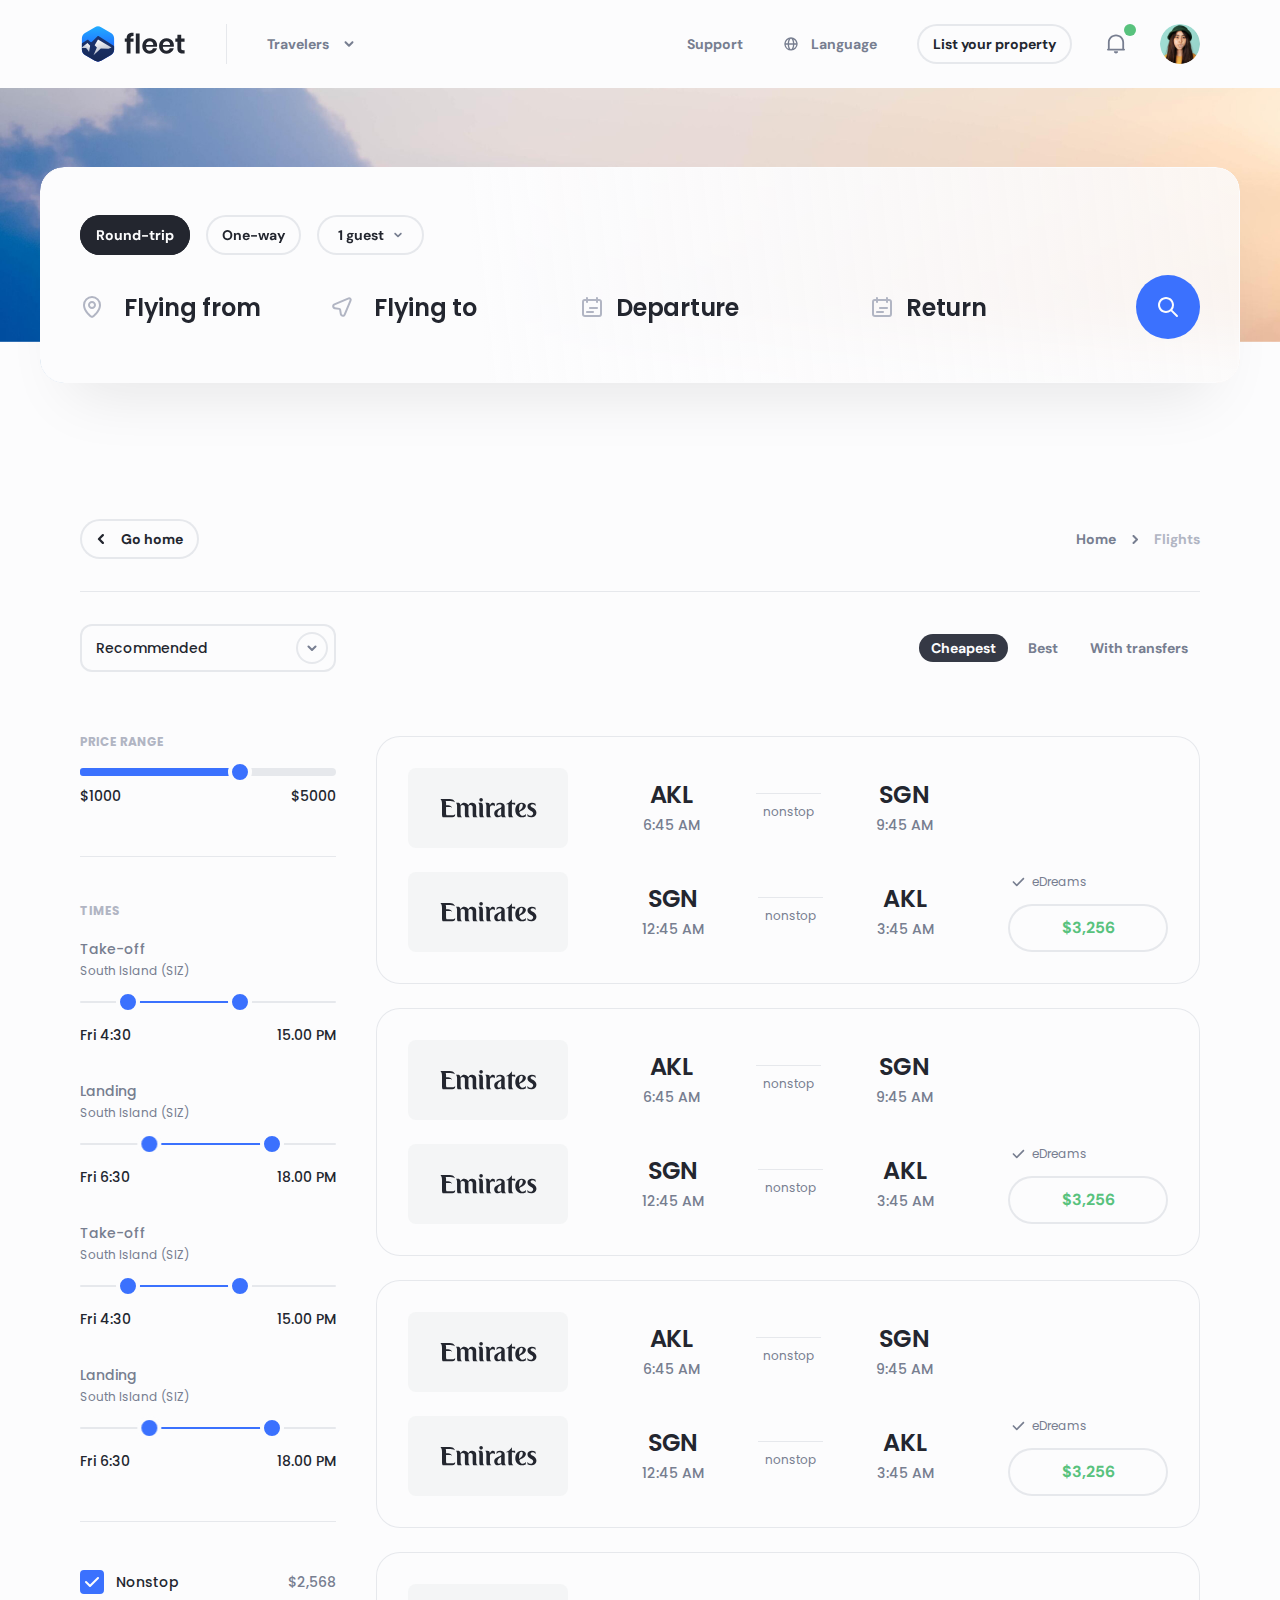
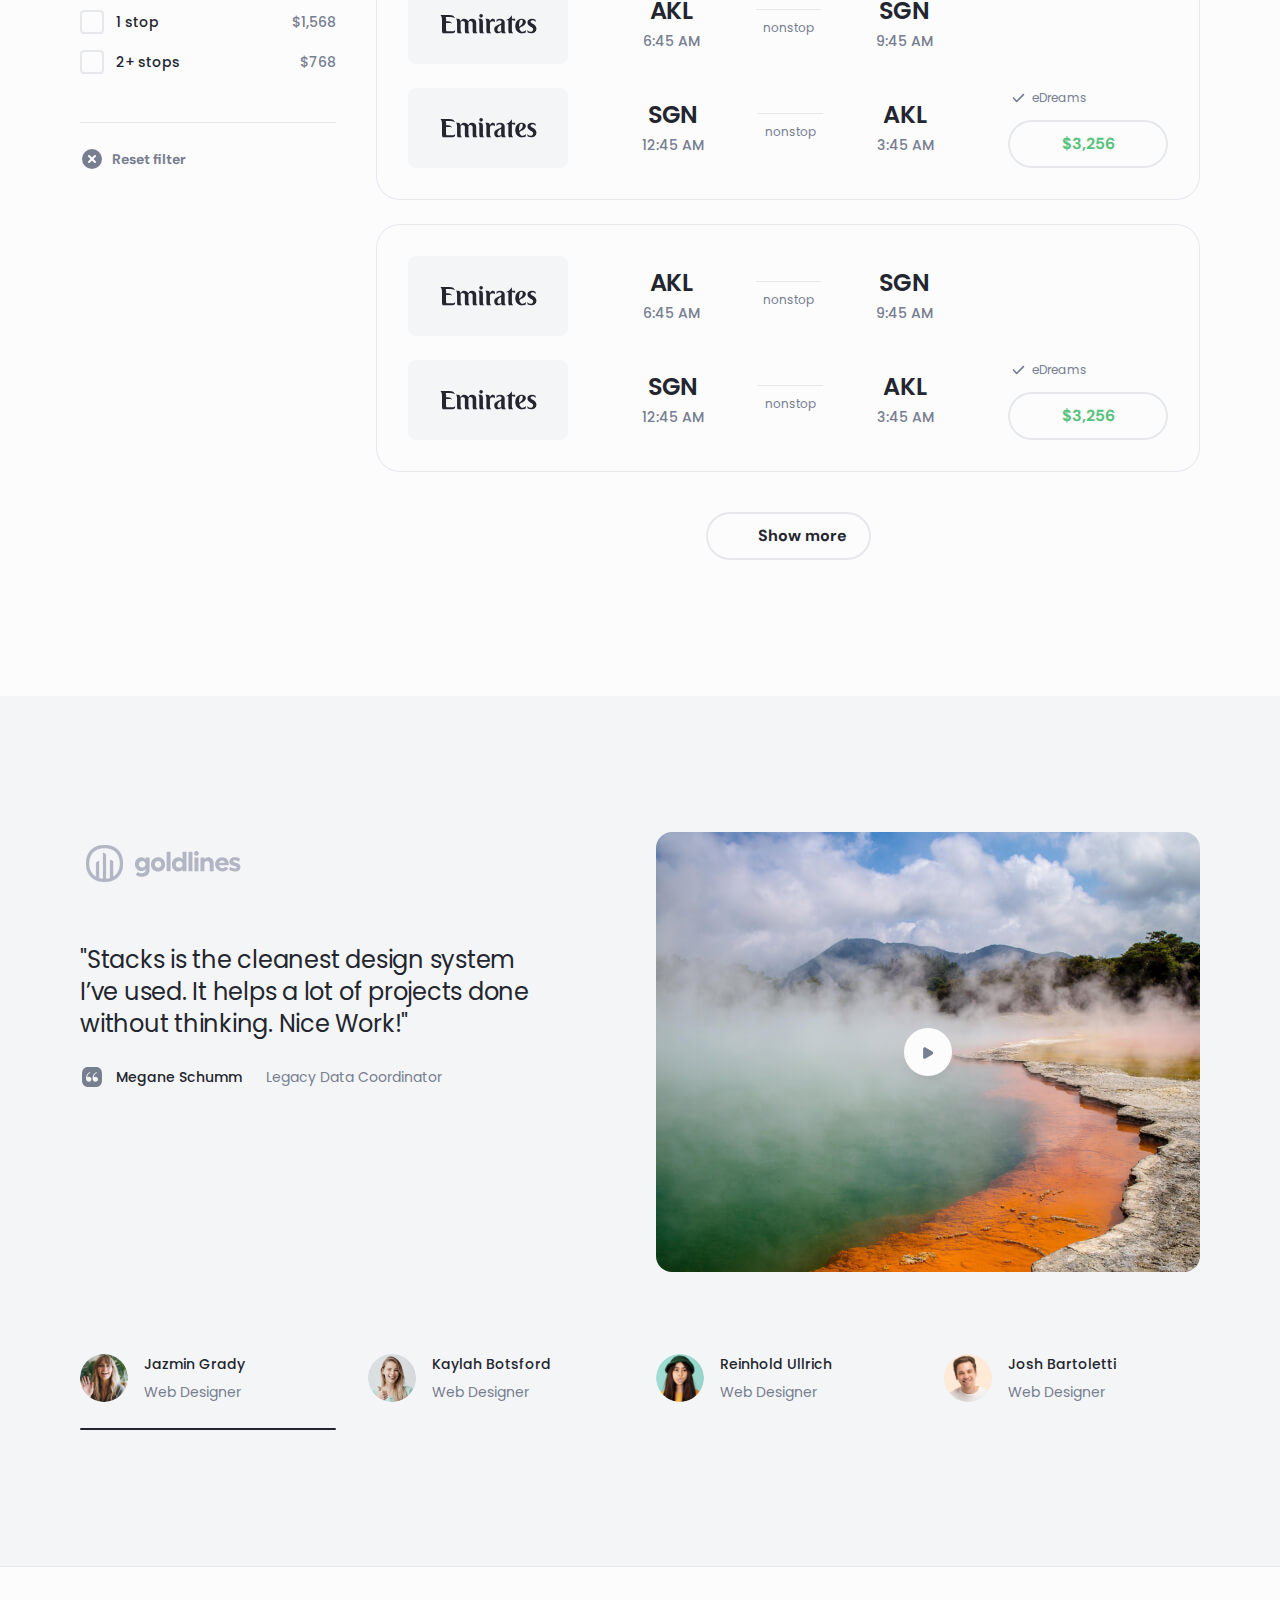
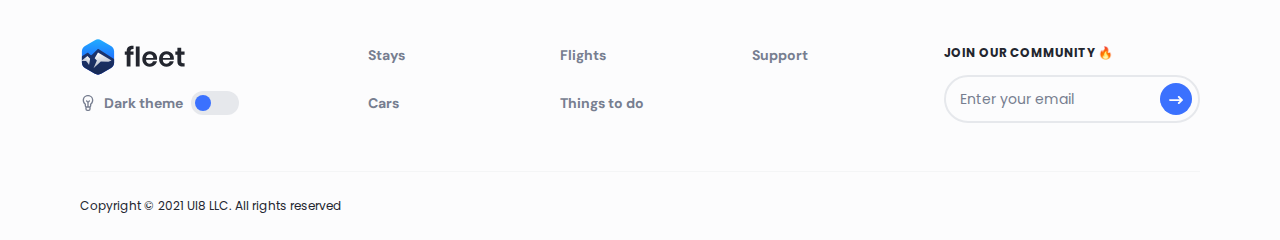
<file: flights-category.html>
<!DOCTYPE html>
<html lang="en">
  <head>
    <meta charset="utf-8">
    <title>Fleet</title>
    <meta http-equiv="X-UA-Compatible" content="IE=Edge">
    <meta name="viewport" content="width=device-width, initial-scale=1, maximum-scale=1.0, user-scalable=no">
    <meta name="format-detection" content="telephone=no">
    <link rel="apple-touch-icon" sizes="180x180" href="img/apple-touch-icon.png">
    <link rel="icon" type="image/png" sizes="32x32" href="img/favicon-32x32.png">
    <link rel="icon" type="image/png" sizes="16x16" href="img/favicon-16x16.png">
    <link rel="manifest" href="img/site.webmanifest">
    <link rel="mask-icon" href="img/safari-pinned-tab.svg" color="#5bbad5">
    <meta name="msapplication-TileColor" content="#da532c">
    <meta name="theme-color" content="#ffffff">
    <meta name="description" content="Epic Travel Shopping Design Kit">
    <meta name="twitter:card" content="summary">
    <meta name="twitter:site" content="@ui8">
    <meta name="twitter:title" content="Fleet – Travel Shopping UI Kit">
    <meta name="twitter:description" content="Epic Travel Shopping Design Kit">
    <meta name="twitter:creator" content="@ui8">
    <meta name="twitter:image" content="https://ui8-fleet-html.herokuapp.com/img/twitter-card.jpg">
    <meta property="og:title" content="Fleet – Travel Shopping UI Kit">
    <meta property="og:type" content="Article">
    <meta property="og:url" content="https://ui8.net/ui8/products/fleet--travel-shopping-ui-design-kit">
    <meta property="og:image" content="https://ui8-fleet-html.herokuapp.com/img/fb-og-image.jpg">
    <meta property="og:description" content="Epic Travel Shopping Design Kit">
    <meta property="og:site_name" content="Fleet – Travel Shopping UI Kit">
    <meta property="fb:admins" content="132951670226590">
    <link rel="preconnect" href="https://fonts.gstatic.com">
    <link href="https://fonts.googleapis.com/css2?family=DM+Sans:wght@700&amp;family=Poppins:wght@400;500;600;700&amp;display=swap" rel="stylesheet">
    <link rel="stylesheet" media="all" href="css/app.min.css">
    <script>
      var viewportmeta = document.querySelector('meta[name="viewport"]');
      if (viewportmeta) {
        if (screen.width < 375) {
          var newScale = screen.width / 375;
          viewportmeta.content = 'width=375, minimum-scale=' + newScale + ', maximum-scale=1.0, user-scalable=no, initial-scale=' + newScale + '';
        } else {
          viewportmeta.content = 'width=device-width, maximum-scale=1.0, initial-scale=1.0';
        }
      }
    </script>
  </head>
  <body>
    <script>
      console.log(localStorage.getItem('darkMode'));
      if (localStorage.getItem('darkMode') === "on") {
        document.body.classList.add("dark");
        document.addEventListener("DOMContentLoaded", function() {
          document.querySelector('.js-theme input').checked = true;
        });
      }
    </script>
    <!-- outer-->
    <div class="outer">
      <!-- header-->
      <header class="header js-header">
        <div class="header__center center"><a class="header__logo" href="index.html"><img class="some-icon" src="img/logo-dark.svg" alt="Fleet"><img class="some-icon-dark" src="img/logo-light.svg" alt="Fleet"></a>
          <div class="header__wrapper js-header-wrapper">
            <div class="header__item header__item_dropdown js-header-item">
              <button class="header__head js-header-head">Travelers
                <svg class="icon icon-arrow-down">
                  <use xlink:href="#icon-arrow-down"></use>
                </svg>
              </button>
              <div class="header__body js-header-body">
                <div class="header__menu"><a class="header__link" href="index.html">
                    <svg class="icon icon-comment">
                      <use xlink:href="#icon-comment"></use>
                    </svg>Stays</a><a class="header__link" href="flights.html">
                    <svg class="icon icon-email">
                      <use xlink:href="#icon-email"></use>
                    </svg>Flights</a><a class="header__link" href="things-to-do.html">
                    <svg class="icon icon-home">
                      <use xlink:href="#icon-home"></use>
                    </svg>Things to do</a><a class="header__link" href="cars.html">
                    <svg class="icon icon-email">
                      <use xlink:href="#icon-email"></use>
                    </svg>Cars</a></div>
              </div>
            </div><a class="header__item" href="support.html">Support</a>
            <div class="header__item header__item_language js-header-item">
              <button class="header__head js-header-head">
                <svg class="icon icon-globe">
                  <use xlink:href="#icon-globe"></use>
                </svg>Language
              </button>
              <div class="header__body js-header-body">
                <div class="header__list"><a class="header__box active" href="#">
                    <div class="header__category">English</div>
                    <div class="header__country">United States</div></a><a class="header__box" href="#">
                    <div class="header__category">Vietnamese</div>
                    <div class="header__country">Vietnamese</div></a><a class="header__box" href="#">
                    <div class="header__category">Français</div>
                    <div class="header__country">Belgique</div></a><a class="header__box" href="#">
                    <div class="header__category">Français</div>
                    <div class="header__country">Canada</div></a></div>
              </div>
            </div><a class="button button-stroke button-small header__button" href="list-your-property.html">List your property</a>
          </div>
          <div class="header__item header__item_notification js-header-item">
            <button class="header__head js-header-head active">
              <svg class="icon icon-notification">
                <use xlink:href="#icon-notification"></use>
              </svg>
            </button>
            <div class="header__body js-header-body">
              <div class="header__title">Notification</div>
              <div class="header__notifications"><a class="header__notification" href="message-center.html">
                  <div class="header__avatar"><img src="img/content/avatar-1.jpg" alt="Avatar"></div>
                  <div class="header__details">
                    <div class="header__subtitle">Kohaku Tora</div>
                    <div class="header__content">just sent you a message</div>
                    <div class="header__date">1 minute ago</div>
                    <div class="header__status" style="background-color: #3B71FE;"></div>
                  </div></a><a class="header__notification" href="message-center.html">
                  <div class="header__avatar"><img src="img/content/avatar-1.jpg" alt="Avatar"></div>
                  <div class="header__details">
                    <div class="header__subtitle">Kohaku Tora</div>
                    <div class="header__content">just sent you a message</div>
                    <div class="header__date">3 hours ago</div>
                    <div class="header__status" style="background-color: #3B71FE;"></div>
                  </div></a></div>
            </div>
          </div><a class="header__login js-popup-open" href="#popup-login" data-effect="mfp-zoom-in">
            <svg class="icon icon-user">
              <use xlink:href="#icon-user"></use>
            </svg></a>
          <div class="header__item header__item_user js-header-item">
            <button class="header__head js-header-head"><img src="img/content/avatar-2.jpg" alt="Avatar"></button>
            <div class="header__body js-header-body">
              <div class="header__group">
                <div class="header__menu"><a class="header__link" href="message-center.html">
                    <svg class="icon icon-comment">
                      <use xlink:href="#icon-comment"></use>
                    </svg>Messages</a><a class="header__link" href="bookings-list.html">
                    <svg class="icon icon-home">
                      <use xlink:href="#icon-home"></use>
                    </svg>Bookings</a><a class="header__link" href="wishlists.html">
                    <svg class="icon icon-email">
                      <use xlink:href="#icon-email"></use>
                    </svg>Wishlists</a></div>
                <div class="header__menu"><a class="header__link" href="list-your-property.html">
                    <svg class="icon icon-building">
                      <use xlink:href="#icon-building"></use>
                    </svg>List your property</a><a class="header__link" href="host-an-experience.html">
                    <svg class="icon icon-flag">
                      <use xlink:href="#icon-flag"></use>
                    </svg>Host an experience</a></div>
              </div>
              <div class="header__btns"><a class="button button-small header__button" href="account-setting.html">Account</a>
                <button class="button-stroke button-small header__button">Log out</button>
              </div>
            </div>
          </div>
          <button class="header__burger js-header-burger"></button>
        </div>
      </header>
      <!-- outer content-->
      <div class="outer__inner">
        <div class="section main main_flights-category">
          <div class="main__bg"><img src="img/content/bg-flight-1.jpg" alt="Flight"></div>
          <div class="main__center center">
            <div class="panel panel_flights-category">
              <div class="panel__background"></div>
              <div class="panel__controls">
                <button class="button-stroke button-small panel__button active">Round-trip</button>
                <button class="button-stroke button-small panel__button">One-way</button>
                <div class="guests js-guests">
                  <div class="guests__head js-guests-head">
                    <div class="guests__content js-guests-content">1 guest</div>
                    <svg class="icon icon-arrow-down">
                      <use xlink:href="#icon-arrow-down"></use>
                    </svg>
                  </div>
                  <div class="guests__body js-guests-body">
                    <div class="counter js-counter" data-min="1">
                      <button class="counter__button js-counter-button js-counter-minus disabled" type="button">
                        <svg class="icon icon-minus">
                          <use xlink:href="#icon-minus"></use>
                        </svg>
                      </button>
                      <div class="counter__value js-counter-value"></div>
                      <button class="counter__button js-counter-button js-counter-plus" type="button">
                        <svg class="icon icon-plus">
                          <use xlink:href="#icon-plus"></use>
                        </svg>
                      </button>
                      <input class="js-counter-input js-counter-result js-counter-quests" type="hidden"/>
                    </div>
                  </div>
                </div>
              </div>
              <div class="panel__body">
                <div class="panel__row">
                  <div class="location js-location location_small location_down">
                    <div class="location__head js-location-head">
                      <div class="location__icon">
                        <svg class="icon icon-marker">
                          <use xlink:href="#icon-marker"></use>
                        </svg>
                      </div>
                      <input class="location__input js-location-input" type="text" name="location" autocomplete="off" placeholder="Flying from"/>
                      <button class="location__clear js-location-clear">
                        <svg class="icon icon-close-circle">
                          <use xlink:href="#icon-close-circle"></use>
                        </svg>
                      </button>
                    </div>
                    <div class="location__body js-location-body">
                      <div class="location__list"><a class="location__item js-location-item" href="#">New York, NY</a><a class="location__item js-location-item" href="#">New York, Manhattan</a><a class="location__item js-location-item" href="#">New Zealand</a><a class="location__item js-location-item" href="#">New Smyrna Beach, FL</a><a class="location__item js-location-item" href="#">Newark, NJ</a></div>
                    </div>
                  </div>
                  <div class="location js-location location_small location_down">
                    <div class="location__head js-location-head">
                      <div class="location__icon">
                        <svg class="icon icon-location">
                          <use xlink:href="#icon-location"></use>
                        </svg>
                      </div>
                      <input class="location__input js-location-input" type="text" name="location" autocomplete="off" placeholder="Flying to"/>
                      <button class="location__clear js-location-clear">
                        <svg class="icon icon-close-circle">
                          <use xlink:href="#icon-close-circle"></use>
                        </svg>
                      </button>
                    </div>
                    <div class="location__body js-location-body">
                      <div class="location__list"><a class="location__item js-location-item" href="#">New York, NY</a><a class="location__item js-location-item" href="#">New York, Manhattan</a><a class="location__item js-location-item" href="#">New Zealand</a><a class="location__item js-location-item" href="#">New Smyrna Beach, FL</a><a class="location__item js-location-item" href="#">Newark, NJ</a></div>
                    </div>
                  </div>
                  <div class="datepicker js-date-range datepicker_small datepicker_down" data-format="ddd, MMM DD" data-container=".datepicker">
                    <div class="datepicker__list">
                      <div class="datepicker__item">
                        <input class="datepicker__input js-date-from" type="text" placeholder="Departure" readonly="readonly"/>
                        <div class="datepicker__icon">
                          <svg class="icon icon-calendar">
                            <use xlink:href="#icon-calendar"></use>
                          </svg>
                        </div>
                      </div>
                      <div class="datepicker__item">
                        <input class="datepicker__input js-date-to" type="text" placeholder="Return" readonly="readonly"/>
                        <div class="datepicker__icon">
                          <svg class="icon icon-calendar">
                            <use xlink:href="#icon-calendar"></use>
                          </svg>
                        </div>
                      </div>
                    </div>
                  </div>
                  <button class="panel__search">
                    <svg class="icon icon-search">
                      <use xlink:href="#icon-search"></use>
                    </svg><span>Search</span>
                  </button>
                </div>
              </div>
            </div>
          </div>
        </div>
        <div class="section flights">
          <div class="flights__center center">
            <div class="control"><a class="button-stroke button-small control__button" href="flights.html">
                <svg class="icon icon-arrow-left">
                  <use xlink:href="#icon-arrow-left"></use>
                </svg><span>Go home</span></a>
              <ul class="breadcrumbs">
                <li class="breadcrumbs__item"><a class="breadcrumbs__link" href="flights.html">Home</a></li>
                <li class="breadcrumbs__item">Flights</li>
              </ul>
            </div>
            <div class="flights__sorting">
              <div class="flights__select">
                <select class="select">
                  <option>Recommended</option>
                  <option>Popular</option>
                  <option>In exchange</option>
                </select>
              </div>
              <div class="flights__select tablet-show">
                <select class="select">
                  <option>Cheapest</option>
                  <option>Best</option>
                  <option>With transfers</option>
                </select>
              </div>
              <div class="nav"><a class="nav__link active" href="#">Cheapest</a><a class="nav__link" href="#">Best</a><a class="nav__link" href="#">With transfers</a></div>
              <button class="button-stroke flights__button">Advanced filter</button>
            </div>
            <div class="flights__row">
              <div class="flights__filters">
                <div class="flights__group">
                  <div class="flights__box">
                    <div class="range">
                      <div class="range__label">Price range</div>
                      <div class="range__slider js-slider" data-min="1000" data-max="5000" data-start="3500" data-step="50" data-tooltips="true" data-prefix="$"></div>
                      <div class="range__indicators">
                        <div class="range__text">$1000</div>
                        <div class="range__text">$5000</div>
                      </div>
                    </div>
                  </div>
                  <div class="flights__box">
                    <div class="range range_time js-range-time">
                      <div class="range__label">Times</div>
                      <div class="range__info">Take-off</div>
                      <div class="range__note">South Island (SIZ)</div>
                      <div class="range__slider js-range-slider" data-from="4.5" data-to="15"></div>
                      <div class="range__indicators">
                        <div class="range__text">Fri <span class="js-range-start"></span></div>
                        <div class="range__text"><span class="js-range-finish"></span> PM</div>
                      </div>
                    </div>
                    <div class="range range_time js-range-time">
                      <div class="range__info">Landing</div>
                      <div class="range__note">South Island (SIZ)</div>
                      <div class="range__slider js-range-slider" data-from="6.5" data-to="18"></div>
                      <div class="range__indicators">
                        <div class="range__text">Fri <span class="js-range-start"></span></div>
                        <div class="range__text"><span class="js-range-finish"></span> PM</div>
                      </div>
                    </div>
                    <div class="range range_time js-range-time">
                      <div class="range__info">Take-off</div>
                      <div class="range__note">South Island (SIZ)</div>
                      <div class="range__slider js-range-slider" data-from="4.5" data-to="15"></div>
                      <div class="range__indicators">
                        <div class="range__text">Fri <span class="js-range-start"></span></div>
                        <div class="range__text"><span class="js-range-finish"></span> PM</div>
                      </div>
                    </div>
                    <div class="range range_time js-range-time">
                      <div class="range__info">Landing</div>
                      <div class="range__note">South Island (SIZ)</div>
                      <div class="range__slider js-range-slider" data-from="6.5" data-to="18"></div>
                      <div class="range__indicators">
                        <div class="range__text">Fri <span class="js-range-start"></span></div>
                        <div class="range__text"><span class="js-range-finish"></span> PM</div>
                      </div>
                    </div>
                  </div>
                  <div class="flights__box">
                    <div class="flights__variants">
                      <label class="checkbox">
                        <input class="checkbox__input" type="checkbox" checked="checked"/><span class="checkbox__inner"><span class="checkbox__tick"></span><span class="checkbox__flex"><span class="checkbox__text">Nonstop</span><span class="checkbox__counter">$2,568</span></span></span>
                      </label>
                      <label class="checkbox">
                        <input class="checkbox__input" type="checkbox"/><span class="checkbox__inner"><span class="checkbox__tick"></span><span class="checkbox__flex"><span class="checkbox__text">1 stop</span><span class="checkbox__counter">$1,568</span></span></span>
                      </label>
                      <label class="checkbox">
                        <input class="checkbox__input" type="checkbox"/><span class="checkbox__inner"><span class="checkbox__tick"></span><span class="checkbox__flex"><span class="checkbox__text">2+ stops</span><span class="checkbox__counter">$768</span></span></span>
                      </label>
                    </div>
                  </div>
                </div>
                <button class="flights__reset">
                  <svg class="icon icon-close-circle-fill">
                    <use xlink:href="#icon-close-circle-fill"></use>
                  </svg>Reset filter
                </button>
              </div>
              <div class="flights__container">
                <div class="flights__list">
                  <div class="flight">
                    <div class="flight__wrap">
                      <div class="flight__item">
                        <div class="flight__logo"><img src="img/content/emirates.svg" alt="Emirates"/></div>
                        <div class="flight__details">
                          <div class="flight__box">
                            <div class="flight__title">AKL</div>
                            <div class="flight__time">6:45 AM</div>
                          </div>
                          <div class="flight__note">nonstop</div>
                          <div class="flight__box">
                            <div class="flight__title">SGN</div>
                            <div class="flight__time">9:45 AM</div>
                          </div>
                        </div>
                      </div>
                      <div class="flight__item">
                        <div class="flight__logo"><img src="img/content/emirates.svg" alt="Emirates"/></div>
                        <div class="flight__details">
                          <div class="flight__box">
                            <div class="flight__title">SGN</div>
                            <div class="flight__time">12:45 AM</div>
                          </div>
                          <div class="flight__note">nonstop</div>
                          <div class="flight__box">
                            <div class="flight__title">AKL</div>
                            <div class="flight__time">3:45 AM</div>
                          </div>
                        </div>
                      </div>
                    </div>
                    <div class="flight__control">
                      <div class="flight__info">
                        <svg class="icon icon-tick">
                          <use xlink:href="#icon-tick"></use>
                        </svg>eDreams
                      </div>
                      <button class="button-stroke flight__button"><span class="flight__price">$3,256</span><span class="flight__more"><span>View deal</span>
                          <svg class="icon icon-arrow-next">
                            <use xlink:href="#icon-arrow-next"></use>
                          </svg></span></button>
                    </div>
                  </div>
                  <div class="flight">
                    <div class="flight__wrap">
                      <div class="flight__item">
                        <div class="flight__logo"><img src="img/content/emirates.svg" alt="Emirates"/></div>
                        <div class="flight__details">
                          <div class="flight__box">
                            <div class="flight__title">AKL</div>
                            <div class="flight__time">6:45 AM</div>
                          </div>
                          <div class="flight__note">nonstop</div>
                          <div class="flight__box">
                            <div class="flight__title">SGN</div>
                            <div class="flight__time">9:45 AM</div>
                          </div>
                        </div>
                      </div>
                      <div class="flight__item">
                        <div class="flight__logo"><img src="img/content/emirates.svg" alt="Emirates"/></div>
                        <div class="flight__details">
                          <div class="flight__box">
                            <div class="flight__title">SGN</div>
                            <div class="flight__time">12:45 AM</div>
                          </div>
                          <div class="flight__note">nonstop</div>
                          <div class="flight__box">
                            <div class="flight__title">AKL</div>
                            <div class="flight__time">3:45 AM</div>
                          </div>
                        </div>
                      </div>
                    </div>
                    <div class="flight__control">
                      <div class="flight__info">
                        <svg class="icon icon-tick">
                          <use xlink:href="#icon-tick"></use>
                        </svg>eDreams
                      </div>
                      <button class="button-stroke flight__button"><span class="flight__price">$3,256</span><span class="flight__more"><span>View deal</span>
                          <svg class="icon icon-arrow-next">
                            <use xlink:href="#icon-arrow-next"></use>
                          </svg></span></button>
                    </div>
                  </div>
                  <div class="flight">
                    <div class="flight__wrap">
                      <div class="flight__item">
                        <div class="flight__logo"><img src="img/content/emirates.svg" alt="Emirates"/></div>
                        <div class="flight__details">
                          <div class="flight__box">
                            <div class="flight__title">AKL</div>
                            <div class="flight__time">6:45 AM</div>
                          </div>
                          <div class="flight__note">nonstop</div>
                          <div class="flight__box">
                            <div class="flight__title">SGN</div>
                            <div class="flight__time">9:45 AM</div>
                          </div>
                        </div>
                      </div>
                      <div class="flight__item">
                        <div class="flight__logo"><img src="img/content/emirates.svg" alt="Emirates"/></div>
                        <div class="flight__details">
                          <div class="flight__box">
                            <div class="flight__title">SGN</div>
                            <div class="flight__time">12:45 AM</div>
                          </div>
                          <div class="flight__note">nonstop</div>
                          <div class="flight__box">
                            <div class="flight__title">AKL</div>
                            <div class="flight__time">3:45 AM</div>
                          </div>
                        </div>
                      </div>
                    </div>
                    <div class="flight__control">
                      <div class="flight__info">
                        <svg class="icon icon-tick">
                          <use xlink:href="#icon-tick"></use>
                        </svg>eDreams
                      </div>
                      <button class="button-stroke flight__button"><span class="flight__price">$3,256</span><span class="flight__more"><span>View deal</span>
                          <svg class="icon icon-arrow-next">
                            <use xlink:href="#icon-arrow-next"></use>
                          </svg></span></button>
                    </div>
                  </div>
                  <div class="flight">
                    <div class="flight__wrap">
                      <div class="flight__item">
                        <div class="flight__logo"><img src="img/content/emirates.svg" alt="Emirates"/></div>
                        <div class="flight__details">
                          <div class="flight__box">
                            <div class="flight__title">AKL</div>
                            <div class="flight__time">6:45 AM</div>
                          </div>
                          <div class="flight__note">nonstop</div>
                          <div class="flight__box">
                            <div class="flight__title">SGN</div>
                            <div class="flight__time">9:45 AM</div>
                          </div>
                        </div>
                      </div>
                      <div class="flight__item">
                        <div class="flight__logo"><img src="img/content/emirates.svg" alt="Emirates"/></div>
                        <div class="flight__details">
                          <div class="flight__box">
                            <div class="flight__title">SGN</div>
                            <div class="flight__time">12:45 AM</div>
                          </div>
                          <div class="flight__note">nonstop</div>
                          <div class="flight__box">
                            <div class="flight__title">AKL</div>
                            <div class="flight__time">3:45 AM</div>
                          </div>
                        </div>
                      </div>
                    </div>
                    <div class="flight__control">
                      <div class="flight__info">
                        <svg class="icon icon-tick">
                          <use xlink:href="#icon-tick"></use>
                        </svg>eDreams
                      </div>
                      <button class="button-stroke flight__button"><span class="flight__price">$3,256</span><span class="flight__more"><span>View deal</span>
                          <svg class="icon icon-arrow-next">
                            <use xlink:href="#icon-arrow-next"></use>
                          </svg></span></button>
                    </div>
                  </div>
                  <div class="flight">
                    <div class="flight__wrap">
                      <div class="flight__item">
                        <div class="flight__logo"><img src="img/content/emirates.svg" alt="Emirates"/></div>
                        <div class="flight__details">
                          <div class="flight__box">
                            <div class="flight__title">AKL</div>
                            <div class="flight__time">6:45 AM</div>
                          </div>
                          <div class="flight__note">nonstop</div>
                          <div class="flight__box">
                            <div class="flight__title">SGN</div>
                            <div class="flight__time">9:45 AM</div>
                          </div>
                        </div>
                      </div>
                      <div class="flight__item">
                        <div class="flight__logo"><img src="img/content/emirates.svg" alt="Emirates"/></div>
                        <div class="flight__details">
                          <div class="flight__box">
                            <div class="flight__title">SGN</div>
                            <div class="flight__time">12:45 AM</div>
                          </div>
                          <div class="flight__note">nonstop</div>
                          <div class="flight__box">
                            <div class="flight__title">AKL</div>
                            <div class="flight__time">3:45 AM</div>
                          </div>
                        </div>
                      </div>
                    </div>
                    <div class="flight__control">
                      <div class="flight__info">
                        <svg class="icon icon-tick">
                          <use xlink:href="#icon-tick"></use>
                        </svg>eDreams
                      </div>
                      <button class="button-stroke flight__button"><span class="flight__price">$3,256</span><span class="flight__more"><span>View deal</span>
                          <svg class="icon icon-arrow-next">
                            <use xlink:href="#icon-arrow-next"></use>
                          </svg></span></button>
                    </div>
                  </div>
                </div>
                <div class="flights__btns">
                  <button class="button-stroke flights__button">
                    <div class="loader"></div><span>Show more</span>
                  </button>
                </div>
              </div>
            </div>
          </div>
        </div>
        <div class="section-pd section-mb0 section-bg">
          <div class="testimonials__center center js-tabs">
            <div class="testimonials__container">
              <div class="testimonials__item js-tabs-item">
                <div class="testimonials__row">
                  <div class="testimonials__col">
                    <div class="testimonials__logo"><img src="img/content/goldlines.svg" alt="Logo"></div>
                    <div class="testimonials__comment">"Stacks is the cleanest design system I’ve used. It helps a lot of projects done without thinking. Nice Work!"</div>
                    <div class="testimonials__details">
                      <div class="testimonials__icon">
                        <svg xmlns="http://www.w3.org/2000/svg" width="24" height="24" fill="none" viewBox="0 0 24 24">
                          <path fill-rule="evenodd" d="M2.804 5C2 6.392 2 8.262 2 12s0 5.608.804 7A6 6 0 0 0 5 21.196C6.392 22 8.262 22 12 22s5.608 0 7-.804A6 6 0 0 0 21.196 19C22 17.608 22 15.739 22 12s0-5.608-.804-7A6 6 0 0 0 19 2.804C17.608 2 15.739 2 12 2s-5.608 0-7 .804A6 6 0 0 0 2.804 5zm4.708 7.31c-.261-.783-.133-1.903.756-3.014.488-.61 1.056-1.083 1.704-1.421a.41.41 0 0 0 .186-.545c-.095-.184-.319-.261-.503-.166-1.17.607-2.057 1.381-2.662 2.32C6.331 10.512 6 11.674 6 12.972c0 1.998.929 3.78 2.948 3.78a2.47 2.47 0 0 0 2.135-1.21c.538-.897.466-2.283-.378-3.071-.835-.78-2.207-.944-3.194-.161zm6.576 0c-.261-.783-.133-1.903.756-3.014.488-.61 1.056-1.083 1.704-1.421a.41.41 0 0 0 .186-.545c-.095-.184-.319-.261-.503-.166-1.169.607-2.057 1.381-2.662 2.32-.661 1.027-.992 2.189-.992 3.487 0 1.998.929 3.78 2.948 3.78 1.367 0 2.476-1.031 2.476-2.476 0-1.571-1.117-2.476-2.476-2.476-.517 0-.995.17-1.436.51z" fill="#777E90"></path>
                        </svg>
                      </div>
                      <div class="testimonials__author">Megane Schumm</div>
                      <div class="testimonials__description">Legacy Data Coordinator</div>
                    </div>
                  </div>
                  <div class="testimonials__col">
                    <div class="testimonials__preview"><img srcSet="img/content/testimonials-pic@2x.jpg 2x" src="img/content/testimonials-pic.jpg" alt="Testimonials">
                      <button class="play play_small">
                        <svg class="icon icon-play">
                          <use xlink:href="#icon-play"></use>
                        </svg>
                      </button>
                    </div>
                  </div>
                </div>
              </div>
              <div class="testimonials__item js-tabs-item">
                <div class="testimonials__row">
                  <div class="testimonials__col">
                    <div class="testimonials__logo"><img src="img/content/velocity9.svg" alt="Logo"></div>
                    <div class="testimonials__comment">"Stacks is the cleanest design system I’ve used. It helps a lot of projects done without thinking. Nice Work!"</div>
                    <div class="testimonials__details">
                      <div class="testimonials__icon">
                        <svg xmlns="http://www.w3.org/2000/svg" width="24" height="24" fill="none" viewBox="0 0 24 24">
                          <path fill-rule="evenodd" d="M2.804 5C2 6.392 2 8.262 2 12s0 5.608.804 7A6 6 0 0 0 5 21.196C6.392 22 8.262 22 12 22s5.608 0 7-.804A6 6 0 0 0 21.196 19C22 17.608 22 15.739 22 12s0-5.608-.804-7A6 6 0 0 0 19 2.804C17.608 2 15.739 2 12 2s-5.608 0-7 .804A6 6 0 0 0 2.804 5zm4.708 7.31c-.261-.783-.133-1.903.756-3.014.488-.61 1.056-1.083 1.704-1.421a.41.41 0 0 0 .186-.545c-.095-.184-.319-.261-.503-.166-1.17.607-2.057 1.381-2.662 2.32C6.331 10.512 6 11.674 6 12.972c0 1.998.929 3.78 2.948 3.78a2.47 2.47 0 0 0 2.135-1.21c.538-.897.466-2.283-.378-3.071-.835-.78-2.207-.944-3.194-.161zm6.576 0c-.261-.783-.133-1.903.756-3.014.488-.61 1.056-1.083 1.704-1.421a.41.41 0 0 0 .186-.545c-.095-.184-.319-.261-.503-.166-1.169.607-2.057 1.381-2.662 2.32-.661 1.027-.992 2.189-.992 3.487 0 1.998.929 3.78 2.948 3.78 1.367 0 2.476-1.031 2.476-2.476 0-1.571-1.117-2.476-2.476-2.476-.517 0-.995.17-1.436.51z" fill="#777E90"></path>
                        </svg>
                      </div>
                      <div class="testimonials__author">Mara Hilpert</div>
                      <div class="testimonials__description">Web Designer</div>
                    </div>
                  </div>
                  <div class="testimonials__col">
                    <div class="testimonials__preview"><img srcSet="img/content/testimonials-pic@2x.jpg 2x" src="img/content/testimonials-pic.jpg" alt="Testimonials">
                      <button class="play play_small">
                        <svg class="icon icon-play">
                          <use xlink:href="#icon-play"></use>
                        </svg>
                      </button>
                    </div>
                  </div>
                </div>
              </div>
              <div class="testimonials__item js-tabs-item">
                <div class="testimonials__row">
                  <div class="testimonials__col">
                    <div class="testimonials__logo"><img src="img/content/velocity9.svg" alt="Logo"></div>
                    <div class="testimonials__comment">"Stacks is the cleanest design system I’ve used. It helps a lot of projects done without thinking. Nice Work!"</div>
                    <div class="testimonials__details">
                      <div class="testimonials__icon">
                        <svg xmlns="http://www.w3.org/2000/svg" width="24" height="24" fill="none" viewBox="0 0 24 24">
                          <path fill-rule="evenodd" d="M2.804 5C2 6.392 2 8.262 2 12s0 5.608.804 7A6 6 0 0 0 5 21.196C6.392 22 8.262 22 12 22s5.608 0 7-.804A6 6 0 0 0 21.196 19C22 17.608 22 15.739 22 12s0-5.608-.804-7A6 6 0 0 0 19 2.804C17.608 2 15.739 2 12 2s-5.608 0-7 .804A6 6 0 0 0 2.804 5zm4.708 7.31c-.261-.783-.133-1.903.756-3.014.488-.61 1.056-1.083 1.704-1.421a.41.41 0 0 0 .186-.545c-.095-.184-.319-.261-.503-.166-1.17.607-2.057 1.381-2.662 2.32C6.331 10.512 6 11.674 6 12.972c0 1.998.929 3.78 2.948 3.78a2.47 2.47 0 0 0 2.135-1.21c.538-.897.466-2.283-.378-3.071-.835-.78-2.207-.944-3.194-.161zm6.576 0c-.261-.783-.133-1.903.756-3.014.488-.61 1.056-1.083 1.704-1.421a.41.41 0 0 0 .186-.545c-.095-.184-.319-.261-.503-.166-1.169.607-2.057 1.381-2.662 2.32-.661 1.027-.992 2.189-.992 3.487 0 1.998.929 3.78 2.948 3.78 1.367 0 2.476-1.031 2.476-2.476 0-1.571-1.117-2.476-2.476-2.476-.517 0-.995.17-1.436.51z" fill="#777E90"></path>
                        </svg>
                      </div>
                      <div class="testimonials__author">Mara Hilpert</div>
                      <div class="testimonials__description">Legacy Data Coordinator</div>
                    </div>
                  </div>
                  <div class="testimonials__col">
                    <div class="testimonials__preview"><img srcSet="img/content/testimonials-pic@2x.jpg 2x" src="img/content/testimonials-pic.jpg" alt="Testimonials">
                      <button class="play play_small">
                        <svg class="icon icon-play">
                          <use xlink:href="#icon-play"></use>
                        </svg>
                      </button>
                    </div>
                  </div>
                </div>
              </div>
              <div class="testimonials__item js-tabs-item">
                <div class="testimonials__row">
                  <div class="testimonials__col">
                    <div class="testimonials__logo"><img src="img/content/goldlines.svg" alt="Logo"></div>
                    <div class="testimonials__comment">"Stacks is the cleanest design system I’ve used. It helps a lot of projects done without thinking. Nice Work!"</div>
                    <div class="testimonials__details">
                      <div class="testimonials__icon">
                        <svg xmlns="http://www.w3.org/2000/svg" width="24" height="24" fill="none" viewBox="0 0 24 24">
                          <path fill-rule="evenodd" d="M2.804 5C2 6.392 2 8.262 2 12s0 5.608.804 7A6 6 0 0 0 5 21.196C6.392 22 8.262 22 12 22s5.608 0 7-.804A6 6 0 0 0 21.196 19C22 17.608 22 15.739 22 12s0-5.608-.804-7A6 6 0 0 0 19 2.804C17.608 2 15.739 2 12 2s-5.608 0-7 .804A6 6 0 0 0 2.804 5zm4.708 7.31c-.261-.783-.133-1.903.756-3.014.488-.61 1.056-1.083 1.704-1.421a.41.41 0 0 0 .186-.545c-.095-.184-.319-.261-.503-.166-1.17.607-2.057 1.381-2.662 2.32C6.331 10.512 6 11.674 6 12.972c0 1.998.929 3.78 2.948 3.78a2.47 2.47 0 0 0 2.135-1.21c.538-.897.466-2.283-.378-3.071-.835-.78-2.207-.944-3.194-.161zm6.576 0c-.261-.783-.133-1.903.756-3.014.488-.61 1.056-1.083 1.704-1.421a.41.41 0 0 0 .186-.545c-.095-.184-.319-.261-.503-.166-1.169.607-2.057 1.381-2.662 2.32-.661 1.027-.992 2.189-.992 3.487 0 1.998.929 3.78 2.948 3.78 1.367 0 2.476-1.031 2.476-2.476 0-1.571-1.117-2.476-2.476-2.476-.517 0-.995.17-1.436.51z" fill="#777E90"></path>
                        </svg>
                      </div>
                      <div class="testimonials__author">Megane Schumm</div>
                      <div class="testimonials__description">Legacy Data Coordinator</div>
                    </div>
                  </div>
                  <div class="testimonials__col">
                    <div class="testimonials__preview"><img srcSet="img/content/testimonials-pic@2x.jpg 2x" src="img/content/testimonials-pic.jpg" alt="Testimonials">
                      <button class="play play_small">
                        <svg class="icon icon-play">
                          <use xlink:href="#icon-play"></use>
                        </svg>
                      </button>
                    </div>
                  </div>
                </div>
              </div>
            </div>
            <div class="testimonials__nav"><a class="testimonials__link js-tabs-link active" href="#" data-aos="animation-opacity">
                <div class="testimonials__avatar"><img src="img/content/avatar-4.jpg" alt="Avatar"></div>
                <div class="testimonials__group">
                  <div class="testimonials__man">Jazmin Grady</div>
                  <div class="testimonials__position">Web Designer</div>
                </div></a><a class="testimonials__link js-tabs-link" href="#" data-aos="animation-opacity">
                <div class="testimonials__avatar"><img src="img/content/avatar-5.jpg" alt="Avatar"></div>
                <div class="testimonials__group">
                  <div class="testimonials__man">Kaylah Botsford</div>
                  <div class="testimonials__position">Web Designer</div>
                </div></a><a class="testimonials__link js-tabs-link" href="#" data-aos="animation-opacity">
                <div class="testimonials__avatar"><img src="img/content/avatar-2.jpg" alt="Avatar"></div>
                <div class="testimonials__group">
                  <div class="testimonials__man">Reinhold Ullrich</div>
                  <div class="testimonials__position">Web Designer</div>
                </div></a><a class="testimonials__link js-tabs-link" href="#" data-aos="animation-opacity">
                <div class="testimonials__avatar"><img src="img/content/avatar-3.jpg" alt="Avatar"></div>
                <div class="testimonials__group">
                  <div class="testimonials__man">Josh Bartoletti</div>
                  <div class="testimonials__position">Web Designer</div>
                </div></a></div>
          </div>
        </div>
      </div>
      <!-- footer-->
      <footer class="footer">
        <div class="footer__center center">
          <div class="footer__row">
            <div class="footer__col"><a class="footer__logo" href="index.html"><img class="some-icon" src="img/logo-dark.svg" alt="Fleet"><img class="some-icon-dark" src="img/logo-light.svg" alt="Fleet"></a>
              <div class="footer__theme">
                <svg class="icon icon-bulb">
                  <use xlink:href="#icon-bulb"></use>
                </svg>Dark theme
                <label class="theme js-theme">
                  <input class="theme__input" type="checkbox"/><span class="theme__inner"><span class="theme__box"></span></span>
                </label>
              </div>
            </div>
            <div class="footer__col">
              <div class="footer__menu"><a class="footer__link" href="index.html">Stays</a><a class="footer__link" href="flights.html">Flights</a><a class="footer__link" href="support.html">Support</a><a class="footer__link" href="cars.html">Cars</a><a class="footer__link" href="things-to-do.html">Things to do</a></div>
            </div>
            <div class="footer__col">
              <div class="footer__info">Join our community 🔥</div>
              <form class="subscription">
                <input class="subscription__input" type="email" name="email" placeholder="Enter your email" required="required"/>
                <button class="subscription__btn">
                  <svg class="icon icon-arrow-next">
                    <use xlink:href="#icon-arrow-next"></use>
                  </svg>
                </button>
              </form>
            </div>
          </div>
          <div class="footer__bottom">
            <div class="footer__copyright">Copyright © 2021 UI8 LLC. All rights reserved</div>
          </div>
        </div>
      </footer>
    </div>
    <div class="popup popup_login mfp-hide" id="popup-login">
      <div class="login">
        <div class="login__item">
          <div class="login__title h3">Sign up on Fleet</div>
          <div class="login__info">Use Your OpenID to Sign up</div>
          <div class="login__btns">
            <button class="button login__button">
              <svg class="icon icon-google">
                <use xlink:href="#icon-google"></use>
              </svg><span>Google</span>
            </button>
            <button class="button-black login__button">
              <svg class="icon icon-apple">
                <use xlink:href="#icon-apple"></use>
              </svg><span>Apple</span>
            </button>
          </div>
          <div class="login__note">Or continue with email</div>
          <div class="subscription">
            <input class="subscription__input" type="email" name="email" placeholder="Enter your email" required>
            <button class="subscription__btn">
              <svg class="icon icon-arrow-next">
                <use xlink:href="#icon-arrow-next"></use>
              </svg>
            </button>
          </div>
          <div class="login__foot">Already have an account? <a class="login__link" href="#">Login</a></div>
        </div>
        <div class="login__item">
          <div class="login__title h3">Sign in</div>
          <div class="login__form">
            <div class="field field_view">
              <div class="field__wrap">
                <input class="field__input" type="password" name="password" placeholder="Password" required>
                <button class="field__view">
                  <svg class="icon icon-eye">
                    <use xlink:href="#icon-eye"></use>
                  </svg>
                </button>
              </div>
            </div>
            <button class="button login__button">Login</button>
          </div>
          <div class="login__foot"><a class="login__password" href="#">Forgot password?</a></div>
        </div>
        <div class="login__item">
          <div class="login__title h3">Let’s confirm it’s really you</div>
          <div class="login__info">Help us secure your account. Please complete the verifications below</div>
          <div class="login__form">
            <div class="login__variants">
              <label class="radio">
                <input class="radio__input" type="radio" name="login" checked="checked"/><span class="radio__inner"><span class="radio__tick"></span><span class="radio__text">Get the code by text message (SM) at +1 234 567 890</span></span>
              </label>
              <label class="radio">
                <input class="radio__input" type="radio" name="login"/><span class="radio__inner"><span class="radio__tick"></span><span class="radio__text">Get the code by email at tranm••••••••••••@gm•••.com</span></span>
              </label>
            </div>
            <button class="button login__button">Continue</button>
          </div>
        </div>
        <div class="login__item">
          <div class="login__title h3">Enter your security code</div>
          <div class="login__info">We texted your code to +1 234 567 890</div>
          <div class="login__form">
            <div class="login__code">
              <div class="login__number">
                <input type="tel">
              </div>
              <div class="login__number">
                <input type="tel">
              </div>
              <div class="login__number">
                <input type="tel">
              </div>
              <div class="login__number">
                <input type="tel">
              </div>
            </div>
          </div>
        </div>
      </div>
    </div>
    <!-- scripts-->
    <script src="js/lib/jquery.min.js"></script>
    <script src="js/lib/slick.min.js"></script>
    <script src="js/lib/jquery.nice-select.min.js"></script>
    <script src="js/lib/share-buttons.js"></script>
    <script src="js/lib/jquery.fancybox.min.js"></script>
    <script src="js/lib/jquery.rateyo.min.js"></script>
    <script src="js/lib/nouislider.min.js"></script>
    <script src="js/lib/wNumb.js"></script>
    <script src="js/lib/jquery.magnific-popup.min.js"></script>
    <script src="js/lib/moment.min.js"></script>
    <script src="js/lib/jquery.daterangepicker.min.js"></script>
    <script src="js/lib/simpleParallax.min.js"></script>
    <script src="js/demo.js"></script>
    <script src="js/app.js"></script>
    <!-- svg sprite-->
    <div style="display: none"><svg width="0" height="0">
<symbol xmlns="http://www.w3.org/2000/svg" viewBox="0 0 16 16" id="icon-arrow-down">
<path d="M10.805 6.362c-.26-.26-.682-.26-.943 0L8 8.224 6.138 6.362c-.26-.26-.682-.26-.943 0s-.26.682 0 .943l2.333 2.333c.26.26.682.26.943 0l2.333-2.333c.26-.26.26-.682 0-.943z"></path>
</symbol>
<symbol xmlns="http://www.w3.org/2000/svg" viewBox="0 0 16 16" id="icon-arrow-bottom">
<path d="M15.039 3.961c-.653-.653-1.713-.653-2.366 0L8 8.634 3.327 3.961c-.653-.653-1.713-.653-2.366 0s-.653 1.713 0 2.366l5.856 5.856c.653.653 1.713.653 2.366 0l5.856-5.856c.653-.653.653-1.713 0-2.366z"></path>
</symbol>
<symbol xmlns="http://www.w3.org/2000/svg" viewBox="0 0 16 16" id="icon-arrow-left">
<path d="M12.207.521a1.78 1.78 0 0 1 0 2.514L7.242 8l4.965 4.965a1.78 1.78 0 0 1 0 2.514 1.78 1.78 0 0 1-2.514 0L3.471 9.257a1.78 1.78 0 0 1 0-2.514L9.693.521a1.78 1.78 0 0 1 2.514 0z"></path>
</symbol>
<symbol xmlns="http://www.w3.org/2000/svg" viewBox="0 0 16 16" id="icon-arrow-right">
<path d="M6.528 5.195c-.26.26-.26.682 0 .943L8.39 8 6.528 9.862c-.26.26-.26.682 0 .943s.682.26.943 0l2.333-2.333c.26-.26.26-.682 0-.943L7.471 5.195c-.26-.26-.682-.26-.943 0z"></path>
</symbol>
<symbol xmlns="http://www.w3.org/2000/svg" viewBox="0 0 16 16" id="icon-email">
<path d="M13.334 2a2 2 0 0 1 1.995 1.851l.005.149v8a2 2 0 0 1-1.851 1.995l-.149.005H2.667a2 2 0 0 1-1.995-1.851L.667 12V4a2 2 0 0 1 1.851-1.995L2.667 2h10.667zm0 1.333H2.667C2.299 3.333 2 3.632 2 4v8c0 .368.298.667.667.667h10.667c.368 0 .667-.298.667-.667V4c0-.368-.298-.667-.667-.667zm-.821 1.573c.236.283.198.703-.085.939L9.281 8.468a2 2 0 0 1-2.561 0L3.574 5.845c-.283-.236-.321-.656-.085-.939s.656-.321.939-.085l3.146 2.622c.247.206.606.206.854 0l3.146-2.622c.283-.236.703-.197.939.085z"></path>
</symbol>
<symbol xmlns="http://www.w3.org/2000/svg" viewBox="0 0 16 16" id="icon-comment">
<path d="M8 1.413c1.643 0 3.124.162 4.203.326 1.127.171 2.019.997 2.213 2.12a17.13 17.13 0 0 1 .25 2.887 17.13 17.13 0 0 1-.25 2.887c-.193 1.123-1.086 1.949-2.213 2.12a28.6 28.6 0 0 1-3.787.323l-4.077 2.409a.67.67 0 0 1-1.006-.574v-2.269c-.902-.3-1.584-1.045-1.75-2.009-.135-.783-.25-1.777-.25-2.887s.115-2.104.25-2.887c.193-1.123 1.086-1.949 2.213-2.12 1.08-.164 2.561-.326 4.203-.326zm0 1.333a27.01 27.01 0 0 0-4.003.311c-.596.091-1.01.506-1.099 1.028a15.8 15.8 0 0 0-.231 2.661 15.8 15.8 0 0 0 .231 2.661c.078.453.395.817.856.97l.913.303v2.063l3.375-1.994.353-.006a27.26 27.26 0 0 0 3.609-.308c.596-.091 1.01-.506 1.099-1.028.125-.724.231-1.641.231-2.661s-.106-1.937-.231-2.661c-.09-.522-.504-.938-1.099-1.028A27.01 27.01 0 0 0 8 2.746zm-.667 4.667c.368 0 .667.298.667.667s-.298.667-.667.667h0-2.667C4.298 8.746 4 8.448 4 8.08s.298-.667.667-.667h0zm4-2.667c.368 0 .667.298.667.667s-.298.667-.667.667h0-6.667C4.298 6.08 4 5.781 4 5.413s.298-.667.667-.667h0z"></path>
</symbol>
<symbol xmlns="http://www.w3.org/2000/svg" viewBox="0 0 16 16" id="icon-home">
<path d="M8.287 1.411c.09.02.177.053.278.102l.086.044.318.184.132.079 2.561 1.543 3.348 2.009c.316.189.418.599.229.915-.17.284-.519.396-.817.277l-.097-.048-.99-.594v6.751c-.001.619-.013.951-.145 1.211-.128.251-.332.455-.583.583-.233.119-.526.141-1.033.144H10v.001H6v-.001H4.428c-.508-.004-.8-.026-1.033-.144-.251-.128-.455-.332-.583-.583-.119-.233-.141-.526-.144-1.033l-.001-6.928-.99.594c-.316.189-.725.087-.915-.229-.17-.284-.105-.644.14-.852l.088-.063 3.344-2.006L6.899 1.82l.451-.263.084-.043c.101-.049.189-.082.279-.102.189-.042.385-.042.574 0zM8 2.721l-.006.003-2.973 1.784L4 5.123l.001 7.651.008.399.005.071.002.018.018.002a6.48 6.48 0 0 0 .469.013H6V10.61a2 2 0 0 1 3.995-.149l.005.149v2.666h1.498l.399-.008.071-.005.018-.002.002-.018c.011-.133.013-.311.014-.608V5.123l-1.025-.618-2.969-1.781L8 2.721zm0 7.223c-.368 0-.667.298-.667.667l-.001 2.666h1.333l.001-2.666c0-.368-.298-.667-.667-.667z"></path>
</symbol>
<symbol xmlns="http://www.w3.org/2000/svg" viewBox="0 0 16 16" id="icon-home-fill">
<path d="M13.333 12.534V5.978l.99.594c.316.189.725.087.915-.229s.087-.725-.229-.915L11.661 3.42 9.1 1.877h0l-.45-.263-.086-.044c-.101-.049-.188-.082-.278-.102-.189-.042-.385-.042-.574 0-.09.02-.178.053-.279.102l-.084.043-.451.263h0L4.334 3.422.99 5.429c-.316.189-.418.599-.229.915s.599.418.915.229l.99-.594v6.556c0 .747 0 1.12.145 1.405.128.251.332.455.583.583.285.145.659.145 1.405.145h1.2v-4a2 2 0 0 1 4 0v4h1.2c.747 0 1.12 0 1.405-.145.251-.128.455-.332.583-.583.145-.285.145-.659.145-1.405z"></path>
</symbol>
<symbol xmlns="http://www.w3.org/2000/svg" viewBox="0 0 16 16" id="icon-globe">
<path d="M8 1.334a6.67 6.67 0 0 1 6.631 5.971l.003.029.033.667a6.67 6.67 0 0 1-13.3.667l-.033-.667c0-.225.011-.447.033-.667h0a6.67 6.67 0 0 1 6.634-6zm1.982 7.334H6.018c.077 1.396.391 2.599.817 3.451.532 1.065 1.021 1.216 1.164 1.216s.632-.151 1.164-1.216c.426-.852.74-2.055.817-3.451zm-5.299 0H2.708c.228 1.831 1.385 3.374 2.983 4.142-.556-1.068-.927-2.52-1.008-4.142zm8.609 0h-1.975c-.081 1.622-.452 3.074-1.009 4.142a5.34 5.34 0 0 0 2.984-4.143zm-7.6-5.476l-.143.071c-1.525.79-2.62 2.295-2.841 4.071h1.975c.08-1.623.452-3.074 1.008-4.143zM8 2.667c-.143 0-.632.151-1.164 1.216-.426.852-.74 2.055-.817 3.452h3.964c-.077-1.396-.391-2.6-.817-3.452-.501-1.002-.963-1.195-1.136-1.214L8 2.667h0zm2.308.524l.049.095c.53 1.059.882 2.473.96 4.048h1.975a5.34 5.34 0 0 0-2.984-4.143z"></path>
</symbol>
<symbol xmlns="http://www.w3.org/2000/svg" viewBox="0 0 16 16" id="icon-bell">
<path d="M8.833 12.861c.368 0 .679.313.516.643-.072.146-.169.281-.289.398-.281.276-.663.431-1.061.431s-.779-.155-1.061-.431a1.47 1.47 0 0 1-.289-.398c-.163-.33.148-.643.516-.643h1.667zM8 1.667c2.982 0 5.4 2.382 5.4 5.321v4.106h.011a.59.59 0 0 1 .589.589.59.59 0 0 1-.589.589H2.589A.59.59 0 0 1 2 11.683a.59.59 0 0 1 .589-.589H2.6V6.988c0-2.939 2.418-5.321 5.4-5.321zm0 1.178c-2.32 0-4.2 1.855-4.2 4.142v4.106h8.4V6.988c0-2.288-1.88-4.142-4.2-4.142z"></path>
</symbol>
<symbol xmlns="http://www.w3.org/2000/svg" viewBox="0 0 16 16" id="icon-flag">
<path d="M3.22 0c.368 0 .667.298.667.667v.666h7.768c1.097 0 1.707 1.239 1.089 2.103l-.077.098L10.553 6l2.113 2.466c.714.833.17 2.103-.888 2.196l-.124.005-7.768-.001v4.667c0 .368-.298.667-.667.667s-.667-.298-.667-.667V.667c0-.368.298-.667.667-.667zm8.434 2.667H3.886v6.667h7.768L8.797 6l2.857-3.333z"></path>
</symbol>
<symbol xmlns="http://www.w3.org/2000/svg" viewBox="0 0 16 16" id="icon-building">
<path d="M7.333 1.333a2 2 0 0 1 2 2v3.333h3.333a2 2 0 0 1 1.995 1.851l.005.149v4a2 2 0 0 1-1.851 1.995l-.149.005H3.333a2 2 0 0 1-2-2V3.333a2 2 0 0 1 2-2h4zm0 1.333h-4c-.335 0-.612.247-.659.568l-.007.099v9.333c0 .335.247.612.568.659l.099.007H4v-.667c0-.335.247-.612.568-.659L4.666 12H6c.335 0 .612.247.659.568l.007.099v.667H8v-10c0-.368-.298-.667-.667-.667zM12.666 8H9.333v5.333h3.333c.368 0 .667-.298.667-.667v-4c0-.368-.298-.667-.667-.667zm-1.333 3.333c.368 0 .667.298.667.667s-.298.667-.667.667-.667-.298-.667-.667.298-.667.667-.667zm0-2c.368 0 .667.298.667.667s-.298.667-.667.667-.667-.298-.667-.667.298-.667.667-.667zM6 9.333c.368 0 .667.298.667.667s-.298.667-.667.667h0-1.333C4.298 10.666 4 10.368 4 10s.298-.667.667-.667h0zm0-2.667c.368 0 .667.298.667.667S6.368 8 6 8H4.666C4.298 8 4 7.701 4 7.333s.298-.667.667-.667H6zM6 4c.368 0 .667.298.667.667s-.298.667-.667.667H4.666c-.368 0-.667-.298-.667-.667S4.298 4 4.666 4H6z"></path>
</symbol>
<symbol xmlns="http://www.w3.org/2000/svg" viewBox="0 0 16 16" id="icon-arrow-next">
<path d="M10.39 3.765c.464-.375 1.187-.349 1.615.057l3.692 3.5a.91.91 0 0 1 0 1.357l-3.692 3.5c-.428.406-1.151.431-1.615.057s-.493-1.007-.065-1.413L12.247 9H1.143C.512 9 0 8.552 0 8s.512-1 1.143-1h11.104l-1.922-1.822c-.428-.406-.399-1.038.065-1.413z"></path>
</symbol>
<symbol xmlns="http://www.w3.org/2000/svg" viewBox="0 0 16 16" id="icon-arrow-prev">
<path d="M5.61 12.235c-.464.375-1.187.349-1.615-.057l-3.692-3.5a.91.91 0 0 1 0-1.357l3.692-3.5c.428-.406 1.151-.431 1.615-.057s.493 1.007.065 1.413L3.753 7h11.104C15.488 7 16 7.448 16 8s-.512 1-1.143 1H3.753l1.922 1.822c.428.406.399 1.038-.065 1.413z"></path>
</symbol>
<symbol xmlns="http://www.w3.org/2000/svg" viewBox="0 0 16 16" id="icon-notification">
<path d="M8.833 12.861c.368 0 .679.313.516.643-.072.146-.169.281-.289.398-.281.276-.663.431-1.061.431s-.779-.155-1.061-.431a1.47 1.47 0 0 1-.289-.398c-.163-.33.148-.643.516-.643h1.667zM8 1.667c2.982 0 5.4 2.382 5.4 5.321v4.106h.011a.59.59 0 0 1 .589.589.59.59 0 0 1-.589.589H2.589A.59.59 0 0 1 2 11.683a.59.59 0 0 1 .589-.589H2.6V6.988c0-2.939 2.418-5.321 5.4-5.321zm0 1.178c-2.32 0-4.2 1.855-4.2 4.142v4.106h8.4V6.988c0-2.288-1.88-4.142-4.2-4.142z"></path>
</symbol>
<symbol xmlns="http://www.w3.org/2000/svg" viewBox="0 0 16 16" id="icon-bulb">
<path d="M7.999 0c2.946 0 5.333 2.388 5.333 5.333 0 1.684-.781 3.186-2 4.164v1.17c0 .591-.256 1.122-.663 1.488L10.668 14a2 2 0 0 1-2 2H7.335a2 2 0 0 1-2-2v-1.841c-.41-.366-.668-.899-.668-1.492v-1.17c-1.219-.977-2-2.479-2-4.164C2.666 2.388 5.054 0 7.999 0zm1.335 12.667l-2.667-.001V14c0 .368.298.667.667.667h1.333c.368 0 .667-.298.667-.667v-1.333h0zM7.999 1.333a4 4 0 0 0-4 4A3.99 3.99 0 0 0 5.5 8.457l.499.4v1.81c0 .368.298.667.667.667h.668V7.609L6.196 6.471c-.26-.26-.26-.682 0-.943s.682-.26.943 0h0L8 6.39l.862-.862c.26-.26.682-.26.943 0s.26.682 0 .943h0L8.667 7.609v3.724h.666c.368 0 .667-.298.667-.667v-1.81l.499-.4a3.99 3.99 0 0 0 1.501-3.123 4 4 0 0 0-4-4z"></path>
</symbol>
<symbol xmlns="http://www.w3.org/2000/svg" viewBox="0 0 16 16" id="icon-coin">
<path d="M8 1.334a6.67 6.67 0 0 1 6.667 6.667A6.67 6.67 0 0 1 8 14.667a6.67 6.67 0 0 1-6.667-6.667A6.67 6.67 0 0 1 8 1.334zm0 1.333c-2.946 0-5.333 2.388-5.333 5.333S5.054 13.334 8 13.334s5.333-2.388 5.333-5.333S10.945 2.667 8 2.667zm0 1.333c.368 0 .667.298.667.667a2 2 0 0 1 2 2c0 .368-.298.667-.667.667s-.667-.298-.667-.667-.298-.667-.667-.667H7.162c-.274 0-.496.222-.496.496 0 .213.137.403.339.47l2.411.804a1.83 1.83 0 0 1-.578 3.564h-.171c0 .368-.298.667-.667.667s-.667-.298-.667-.667a2 2 0 0 1-2-2c0-.368.298-.667.667-.667s.667.298.667.667.298.667.667.667h1.504c.274 0 .496-.222.496-.496 0-.213-.136-.403-.339-.47l-2.411-.804a1.83 1.83 0 0 1 .578-3.564h.171c0-.368.298-.667.667-.667z"></path>
</symbol>
<symbol xmlns="http://www.w3.org/2000/svg" viewBox="0 0 16 16" id="icon-star">
<path d="M9.69 1.529l1.442 2.838 3.238.457c1.517.214 2.211 2.086 1.041 3.192l-2.326 2.198.547 3.098c.28 1.587-1.404 2.653-2.73 1.977L8 13.809l-2.903 1.481c-1.328.678-3.011-.391-2.731-1.976l.547-3.098L.588 8.017C-.582 6.91.114 5.038 1.628 4.824l3.239-.457L6.31 1.529c.697-1.371 2.683-1.372 3.38 0z"></path>
</symbol>
<symbol xmlns="http://www.w3.org/2000/svg" viewBox="0 0 16 16" id="icon-play">
<path d="M1.509 2.463c0-1.71 1.876-2.755 3.33-1.855l8.945 5.538c1.378.853 1.378 2.857 0 3.711l-8.945 5.538c-1.454.899-3.33-.147-3.33-1.856V2.463z"></path>
</symbol>
<symbol xmlns="http://www.w3.org/2000/svg" viewBox="0 0 16 16" id="icon-modem">
<path d="M11.333 1.333c.368 0 .667.298.667.667h0v5.333h.667a2 2 0 0 1 1.995 1.851l.005.149V12a2 2 0 0 1-1.851 1.995l-.149.005-.007.099c-.048.321-.325.568-.659.568-.368 0-.667-.298-.667-.667h0-6.667c0 .368-.298.667-.667.667s-.667-.298-.667-.667h0a2 2 0 0 1-1.995-1.851L1.334 12V9.333a2 2 0 0 1 1.851-1.995l.149-.005H4V4.666C4 4.298 4.299 4 4.667 4s.667.298.667.667h0v2.667h5.333V2c0-.368.298-.667.667-.667zm1.334 7.333H3.334c-.368 0-.667.298-.667.667V12c0 .368.298.667.667.667h9.333c.368 0 .667-.298.667-.667V9.333c0-.368-.298-.667-.667-.667zM4.667 10c.368 0 .667.298.667.667s-.298.667-.667.667S4 11.035 4 10.666 4.299 10 4.667 10zm6.667 0c.368 0 .667.298.667.667s-.298.667-.667.667h0-4c-.368 0-.667-.298-.667-.667S6.965 10 7.333 10h0z"></path>
</symbol>
<symbol xmlns="http://www.w3.org/2000/svg" viewBox="0 0 16 16" id="icon-burger">
<path d="M10.001 2a4.67 4.67 0 0 1 4.667 4.667 1.99 1.99 0 0 1-.257.982c.555.355.923.977.923 1.685a2 2 0 0 1-.923 1.685c.164.289.257.624.257.981a2 2 0 0 1-2 2H3.334a2 2 0 0 1-2-2 1.99 1.99 0 0 1 .257-.981c-.556-.354-.925-.977-.925-1.686a2 2 0 0 1 .925-1.687c-.163-.289-.257-.624-.257-.98A4.67 4.67 0 0 1 6.001 2h4zm2.667 9.333H3.334c-.368 0-.667.299-.667.667 0 .335.247.612.568.659l.099.007h9.333c.368 0 .667-.299.667-.667s-.299-.667-.667-.667zm.665-2.667H2.666c-.368 0-.667.298-.667.667s.298.667.667.667h10.667c.368 0 .667-.298.667-.667s-.298-.667-.667-.667zm-3.332-5.333h-4c-1.841 0-3.333 1.492-3.333 3.333 0 .335.247.612.568.659l.099.007h9.333c.368 0 .667-.298.667-.667 0-1.841-1.492-3.333-3.333-3.333zM5.333 4.667c.368 0 .667.298.667.667S5.701 6 5.333 6s-.667-.298-.667-.667.298-.667.667-.667zm2.667 0c.368 0 .667.298.667.667S8.368 6 7.999 6s-.667-.298-.667-.667.298-.667.667-.667zm2.667 0c.368 0 .667.298.667.667S11.034 6 10.666 6s-.667-.298-.667-.667.298-.667.667-.667z"></path>
</symbol>
<symbol xmlns="http://www.w3.org/2000/svg" viewBox="0 0 16 16" id="icon-check">
<path d="M15.665 2.668c.446.446.446 1.17 0 1.616l-9.143 9.143c-.446.446-1.17.446-1.616 0L.335 8.855c-.446-.446-.446-1.17 0-1.616s1.17-.446 1.616 0l3.763 3.763 8.335-8.335c.446-.446 1.17-.446 1.616 0z"></path>
</symbol>
<symbol xmlns="http://www.w3.org/2000/svg" viewBox="0 0 16 16" id="icon-share">
<path d="M10.702 6.063l1.279.098c.99.104 1.779.806 1.898 1.843.068.591.122 1.444.122 2.663l-.122 2.663c-.118 1.036-.906 1.739-1.896 1.843-.787.083-2.042.161-3.982.161s-3.195-.078-3.982-.161c-.99-.104-1.778-.807-1.896-1.843C2.054 12.739 2 11.886 2 10.667l.122-2.663c.119-1.037.908-1.739 1.897-1.843l1.279-.098c.368-.02.682.263.701.63s-.263.682-.63.701l-1.21.092c-.417.044-.671.3-.713.669-.06.529-.113 1.33-.113 2.511l.113 2.511c.042.369.295.625.711.669C4.887 13.924 6.093 14 8 14l3.842-.154c.416-.044.669-.299.711-.669.06-.529.113-1.33.113-2.511l-.113-2.511c-.042-.369-.296-.625-.713-.669l-1.21-.092c-.368-.02-.65-.334-.63-.701s.334-.65.701-.63zM8.471.862l2.333 2.333c.26.26.26.682 0 .943s-.682.26-.943 0L8.667 2.943v6.391c0 .368-.298.667-.667.667s-.667-.298-.667-.667V2.943L6.138 4.138c-.26.26-.682.26-.943 0s-.26-.682 0-.943L7.529.862c.26-.26.682-.26.943 0z"></path>
</symbol>
<symbol xmlns="http://www.w3.org/2000/svg" viewBox="0 0 16 16" id="icon-more">
<path d="M3.333 6.667A1.34 1.34 0 0 1 4.667 8a1.34 1.34 0 0 1-1.333 1.333A1.34 1.34 0 0 1 2 8a1.34 1.34 0 0 1 1.333-1.333zm9.333 0A1.34 1.34 0 0 1 14 8a1.34 1.34 0 0 1-1.333 1.333A1.34 1.34 0 0 1 11.333 8a1.34 1.34 0 0 1 1.333-1.333zM8 6.667A1.34 1.34 0 0 1 9.333 8 1.34 1.34 0 0 1 8 9.334 1.34 1.34 0 0 1 6.667 8 1.34 1.34 0 0 1 8 6.667zM3.333 6.667A1.34 1.34 0 0 1 4.667 8a1.34 1.34 0 0 1-1.333 1.333A1.34 1.34 0 0 1 2 8a1.34 1.34 0 0 1 1.333-1.333zm9.333 0A1.34 1.34 0 0 1 14 8a1.34 1.34 0 0 1-1.333 1.333A1.34 1.34 0 0 1 11.333 8a1.34 1.34 0 0 1 1.333-1.333zM8 6.667A1.34 1.34 0 0 1 9.333 8 1.34 1.34 0 0 1 8 9.334 1.34 1.34 0 0 1 6.667 8 1.34 1.34 0 0 1 8 6.667z"></path>
</symbol>
<symbol xmlns="http://www.w3.org/2000/svg" viewBox="0 0 16 16" id="icon-heart">
<path d="M11 2.112c2.393 0 4.333 1.94 4.333 4.333 0 4.245-4.647 6.59-6.542 7.37-.511.21-1.071.21-1.582 0-1.896-.78-6.543-3.124-6.543-7.37 0-2.393 1.94-4.333 4.333-4.333a4.32 4.32 0 0 1 3 1.206 4.32 4.32 0 0 1 3-1.206zm0 1.333c-.807 0-1.537.317-2.077.835l-.462.443c-.258.248-.665.248-.923 0l-.462-.443c-.54-.518-1.27-.835-2.077-.835a3 3 0 0 0-3 3c0 1.588.86 2.9 2.101 3.978s2.728 1.794 3.615 2.159a.73.73 0 0 0 .567 0c.888-.365 2.373-1.08 3.615-2.159S14 8.034 14 6.445a3 3 0 0 0-3-3z"></path>
</symbol>
<symbol xmlns="http://www.w3.org/2000/svg" viewBox="0 0 16 16" id="icon-heart-fill">
<path d="M8 3.339a4.32 4.32 0 0 0-3-1.206c-2.393 0-4.333 1.94-4.333 4.333 0 4.246 4.647 6.59 6.543 7.37.511.21 1.071.21 1.582 0 1.896-.78 6.543-3.124 6.543-7.37 0-2.393-1.94-4.333-4.333-4.333a4.32 4.32 0 0 0-3 1.206z"></path>
</symbol>
<symbol xmlns="http://www.w3.org/2000/svg" viewBox="0 0 16 16" id="icon-close">
<path d="M3.528 3.528c.26-.26.682-.26.943 0L8 7.057l3.529-3.529c.26-.26.682-.26.943 0s.26.682 0 .943L8.942 8l3.529 3.529c.26.26.26.682 0 .943s-.682.26-.943 0L8 8.942l-3.529 3.529c-.26.26-.682.26-.943 0s-.26-.682 0-.943L7.057 8 3.528 4.471c-.26-.26-.26-.682 0-.943z"></path>
</symbol>
<symbol xmlns="http://www.w3.org/2000/svg" viewBox="0 0 16 16" id="icon-location">
<path d="M14.349 3.832L10.4 13.31c-.772 1.854-3.489 1.54-3.819-.44l-.493-2.956-2.956-.493c-1.981-.33-2.294-3.047-.44-3.819l9.478-3.949a1.67 1.67 0 0 1 2.18 2.179zm-1.667-.949L3.204 6.833a.67.67 0 0 0 .147 1.273l2.956.493c.562.094 1.002.534 1.096 1.096l.493 2.956a.67.67 0 0 0 1.273.147l3.949-9.478c.114-.275-.161-.55-.436-.436z"></path>
</symbol>
<symbol xmlns="http://www.w3.org/2000/svg" viewBox="0 0 16 16" id="icon-image">
<path d="M8.001 1.334a28.06 28.06 0 0 1 3.639.246c1.464.193 2.588 1.317 2.782 2.782.133 1.007.246 2.266.246 3.639a28.05 28.05 0 0 1-.246 3.639c-.193 1.464-1.317 2.588-2.782 2.782-1.007.133-2.266.246-3.639.246s-2.632-.113-3.639-.246c-1.465-.193-2.588-1.317-2.782-2.782a28.06 28.06 0 0 1-.246-3.639 28.06 28.06 0 0 1 .246-3.639c.193-1.465 1.317-2.588 2.782-2.782a28.06 28.06 0 0 1 3.639-.246zm0 1.333c-1.301 0-2.501.107-3.464.235-.867.114-1.52.768-1.635 1.635-.127.963-.235 2.163-.235 3.464 0 1.055.071 2.043.165 2.892l1.086-1.087a2 2 0 0 1 2.828 0l.114.114c.26.26.682.26.943 0l1.448-1.448a2 2 0 0 1 2.828 0l1.196 1.196-.168 1.718-1.971-1.971c-.26-.26-.682-.26-.943 0l-1.448 1.448a2 2 0 0 1-2.828 0l-.114-.114c-.26-.26-.682-.26-.943 0l-1.605 1.606a1.88 1.88 0 0 0 1.28.745c.963.127 2.163.235 3.464.235a26.72 26.72 0 0 0 3.464-.235c.867-.114 1.52-.768 1.635-1.635.127-.963.235-2.163.235-3.464s-.107-2.501-.235-3.464c-.114-.867-.768-1.52-1.635-1.635-.963-.127-2.163-.235-3.464-.235zm-2.001 2c.736 0 1.333.597 1.333 1.333s-.597 1.333-1.333 1.333-1.333-.597-1.333-1.333.597-1.333 1.333-1.333z"></path>
</symbol>
<symbol xmlns="http://www.w3.org/2000/svg" viewBox="0 0 16 16" id="icon-toilet-paper">
<path d="M11.333 1.333c.952 0 1.799.587 2.378 1.407.542.768.897 1.796.949 2.965l.006.295v6.667a2 2 0 0 1-1.851 1.995l-.149.005h-4a2 2 0 0 1-1.995-1.851l-.005-.149v-2h-2c-1.841 0-3.333-2.089-3.333-4.667s1.492-4.667 3.333-4.667h6.667zm0 1.333H6.999c.29.398.528.869.699 1.392l.027.084.035.117.033.118.039.156.02.085.024.116.077.478.012.114.015.164.006.088.007.126.001.038.001.024L8 6v3.333h0c.368 0 .667.298.667.667s-.298.667-.667.667v2c0 .335.247.612.568.659l.099.007h4c.335 0 .612-.247.659-.568l.007-.099v-2c-.368 0-.667-.298-.667-.667s.298-.667.667-.667h0V6c0-1.043-.299-1.906-.711-2.491-.421-.597-.908-.843-1.289-.843zm-.667 6.667c.368 0 .667.298.667.667s-.298.667-.667.667S10 10.368 10 10s.298-.667.667-.667zm-6-6.667c-.378 0-.846.212-1.272.808S2.666 4.957 2.666 6s.304 1.931.728 2.525.894.808 1.272.808.846-.212 1.272-.808.728-1.482.728-2.525a4.96 4.96 0 0 0-.202-1.42c-.126-.418-.304-.779-.51-1.07-.383-.542-.819-.795-1.182-.837l-.107-.006h0zm0 2c.368 0 .667.597.667 1.333s-.298 1.333-.667 1.333S4 6.736 4 6s.298-1.333.667-1.333z"></path>
</symbol>
<symbol xmlns="http://www.w3.org/2000/svg" viewBox="0 0 16 16" id="icon-credit-card">
<path d="M15.334 12a2 2 0 0 1-1.851 1.995l-.149.005H2.667a2 2 0 0 1-1.995-1.851L.667 12V4a2 2 0 0 1 1.851-1.995L2.667 2h10.667a2 2 0 0 1 1.995 1.851l.005.149v8zM14 6.666H2V12c0 .368.298.667.667.667h10.667c.368 0 .667-.298.667-.667V6.666zM4.334 9.333a1 1 0 1 1 0 2 1 1 0 1 1 0-2zm3.333 0a1 1 0 1 1 0 2 1 1 0 1 1 0-2zm5.667-6H2.667C2.299 3.333 2 3.632 2 4v1.333h12V4c0-.368-.298-.667-.667-.667z"></path>
</symbol>
<symbol xmlns="http://www.w3.org/2000/svg" viewBox="0 0 16 16" id="icon-medical-case">
<path d="M9.333 1.333a2 2 0 0 1 2 2V4H12c1.416 0 2.574 1.104 2.661 2.498l.005.169V12c0 1.416-1.104 2.574-2.498 2.661l-.169.005H4c-1.416 0-2.574-1.104-2.661-2.498L1.333 12V6.666c0-1.416 1.104-2.574 2.498-2.661L4 4h.667 0v-.667a2 2 0 0 1 2-2h2.667zm2.667 4H4c-.736 0-1.333.597-1.333 1.333V12c0 .736.597 1.333 1.333 1.333h8c.736 0 1.333-.597 1.333-1.333V6.666c0-.736-.597-1.333-1.333-1.333zM8 6.666c.368 0 .667.298.667.667h0v1.333H10c.368 0 .667.298.667.667S10.368 10 10 10h0-1.333v1.333c0 .368-.298.667-.667.667s-.667-.298-.667-.667h0V10H6c-.368 0-.667-.298-.667-.667s.298-.667.667-.667h0 1.333V7.333c0-.368.298-.667.667-.667zm1.333-4H6.666c-.368 0-.667.298-.667.667V4h4 0v-.667c0-.368-.298-.667-.667-.667z"></path>
</symbol>
<symbol xmlns="http://www.w3.org/2000/svg" viewBox="0 0 16 16" id="icon-monitor">
<path d="M12 1.333c1.416 0 2.574 1.104 2.661 2.498l.005.169v5.333c0 1.416-1.104 2.574-2.498 2.661L12 12h-2v1.333h.667c.368 0 .667.298.667.667s-.298.667-.667.667H5.333c-.368 0-.667-.298-.667-.667s.298-.667.667-.667H6V12H4c-1.416 0-2.574-1.104-2.661-2.498l-.005-.169V4c0-1.416 1.104-2.574 2.498-2.661L4 1.333h8zM8.666 12H7.333v1.333h1.333V12zM12 2.666H4c-.736 0-1.333.597-1.333 1.333v5.333c0 .736.597 1.333 1.333 1.333h8c.736 0 1.333-.597 1.333-1.333V4c0-.736-.597-1.333-1.333-1.333zm-6 4c.368 0 .667.298.667.667S6.368 8 6 8h0-1.333C4.298 8 4 7.701 4 7.333s.298-.667.667-.667h0zM9.333 4c.368 0 .667.298.667.667s-.298.667-.667.667h0-4.667c-.368 0-.667-.298-.667-.667S4.298 4 4.666 4h0z"></path>
</symbol>
<symbol xmlns="http://www.w3.org/2000/svg" viewBox="0 0 16 16" id="icon-calendar">
<path d="M11.333 1.333c.335 0 .612.247.659.568L12 2l-.001.666h.667a2 2 0 0 1 1.995 1.851l.005.149v8a2 2 0 0 1-1.851 1.995l-.149.005H3.333a2 2 0 0 1-1.995-1.851l-.005-.149v-8a2 2 0 0 1 1.851-1.995l.149-.005h.666L4 2c0-.368.298-.667.667-.667.335 0 .612.247.659.568L5.333 2l-.001.666h5.334V2c0-.368.298-.667.667-.667zM12.666 4l-.667-.001.001.667c0 .368-.298.667-.667.667-.335 0-.612-.247-.659-.568l-.007-.099v-.667H5.332l.001.667c0 .368-.298.667-.667.667-.335 0-.612-.247-.659-.568L4 4.666l-.001-.667L3.333 4c-.368 0-.667.298-.667.667v8c0 .368.298.667.667.667h9.333c.368 0 .667-.298.667-.667v-8c0-.368-.298-.667-.667-.667zm-4 6.667c.368 0 .667.298.667.667 0 .335-.247.612-.568.659L8.666 12h-4C4.298 12 4 11.701 4 11.333c0-.335.247-.612.568-.659l.099-.007h4zM11.333 8c.368 0 .667.298.667.667 0 .335-.247.612-.568.659l-.099.007H6.666c-.368 0-.667-.298-.667-.667 0-.335.247-.612.568-.659L6.666 8h4.667z"></path>
</symbol>
<symbol xmlns="http://www.w3.org/2000/svg" viewBox="0 0 16 16" id="icon-user">
<path d="M8 .668a4 4 0 0 1 4 4c0 1.296-.617 2.449-1.573 3.18 2.104.93 3.573 3.037 3.573 5.487v1.333c0 .368-.298.667-.667.667s-.667-.298-.667-.667v-1.333a4.67 4.67 0 0 0-4.645-4.667H8h0l-.021-.001-.193.006a4.67 4.67 0 0 0-4.453 4.662v1.333c0 .368-.298.667-.667.667S2 15.036 2 14.668v-1.333c0-2.45 1.468-4.557 3.573-5.489C4.617 7.117 4 5.964 4 4.668a4 4 0 0 1 4-4zm0 1.333c-1.473 0-2.667 1.194-2.667 2.667S6.527 7.335 8 7.335s2.667-1.194 2.667-2.667S9.473 2.001 8 2.001z"></path>
</symbol>
<symbol xmlns="http://www.w3.org/2000/svg" viewBox="0 0 16 16" id="icon-plus">
<path d="M8.667 4.667C8.667 4.298 8.368 4 8 4s-.667.298-.667.667v2.667H4.667C4.298 7.333 4 7.632 4 8s.298.667.667.667h2.667v2.667c0 .368.298.667.667.667s.667-.298.667-.667V8.667h2.667c.368 0 .667-.298.667-.667s-.298-.667-.667-.667H8.667V4.667z"></path>
</symbol>
<symbol xmlns="http://www.w3.org/2000/svg" viewBox="0 0 16 16" id="icon-minus">
<path d="M4 8c0-.368.298-.667.667-.667h6.667c.368 0 .667.298.667.667s-.298.667-.667.667H4.667C4.298 8.666 4 8.368 4 8z"></path>
</symbol>
<symbol xmlns="http://www.w3.org/2000/svg" viewBox="0 0 16 16" id="icon-bag">
<path d="M8.5 1.334c1.613 0 2.958 1.145 3.266 2.666h.562a2.67 2.67 0 0 1 2.666 2.633l-.005.2-.333 5.333a2.67 2.67 0 0 1-2.494 2.495l-.168.005h-6.99c-1.352 0-2.479-1.008-2.645-2.333l-.016-.167-.333-5.333a2.67 2.67 0 0 1 2.462-2.825l.2-.008h.562C5.542 2.479 6.887 1.334 8.5 1.334zm3.828 3.999h-.496l.001.667a.67.67 0 0 1-.667.667c-.368 0-.666-.299-.666-.667l-.001-.667h-4L6.5 6c0 .368-.298.667-.667.667S5.167 6.368 5.167 6l-.001-.667h-.494c-.769 0-1.379.649-1.331 1.417l.333 5.333c.044.703.627 1.25 1.331 1.25h6.99c.704 0 1.287-.547 1.331-1.25l.333-5.333c.048-.768-.562-1.417-1.331-1.417zM8.5 2.667A2 2 0 0 0 6.614 4h3.772A2 2 0 0 0 8.5 2.667z"></path>
</symbol>
<symbol xmlns="http://www.w3.org/2000/svg" viewBox="0 0 16 16" id="icon-star-outline">
<path d="M6.339 2.517c.616-1.475 2.706-1.475 3.322 0h0l1.017 2.437 2.639.211c1.598.128 2.245 2.123 1.025 3.164h0l-2.006 1.711.613 2.56c.373 1.556-1.319 2.789-2.686 1.957h0L8 13.179l-2.264 1.377c-1.367.832-3.059-.401-2.686-1.957h0l.613-2.56-2.006-1.711C.438 7.288 1.084 5.292 2.682 5.165h0l2.639-.211zm1.23.514L6.348 5.956c-.067.161-.219.271-.393.285l-3.166.253a.47.47 0 0 0-.266.82l2.41 2.056c.133.114.192.293.151.464l-.737 3.076a.47.47 0 0 0 .696.507l2.714-1.651c.149-.091.336-.091.485 0l2.714 1.651a.47.47 0 0 0 .696-.507l-.737-3.076c-.041-.171.017-.35.151-.464l2.41-2.056a.47.47 0 0 0-.266-.82l-3.166-.253c-.174-.014-.326-.124-.393-.285L8.43 3.031a.47.47 0 0 0-.861 0z"></path>
</symbol>
<symbol xmlns="http://www.w3.org/2000/svg" viewBox="0 0 16 16" id="icon-instagram">
<path d="M10.666 1.333a4 4 0 0 1 3.995 3.8l.005.2v5.333a4 4 0 0 1-3.8 3.995l-.2.005H5.333a4 4 0 0 1-3.995-3.8l-.005-.2V5.333a4 4 0 0 1 3.8-3.995l.2-.005h5.333zm0 1.333H5.333c-1.473 0-2.667 1.194-2.667 2.667v5.333c0 1.473 1.194 2.667 2.667 2.667h5.333c1.473 0 2.667-1.194 2.667-2.667V5.333c0-1.473-1.194-2.667-2.667-2.667zm-2.666 2c1.841 0 3.333 1.492 3.333 3.333s-1.492 3.333-3.333 3.333S4.667 9.841 4.667 8 6.16 4.667 8.001 4.667zm0 1.333a2 2 0 1 0 0 4 2 2 0 1 0 0-4zm3.333-2c.368 0 .667.298.667.667s-.298.667-.667.667-.667-.298-.667-.667.298-.667.667-.667z"></path>
</symbol>
<symbol xmlns="http://www.w3.org/2000/svg" viewBox="0 0 16 16" id="icon-facebook">
<path d="M8 1.333A6.67 6.67 0 0 1 14.666 8 6.67 6.67 0 0 1 8 14.666 6.67 6.67 0 0 1 1.333 8 6.67 6.67 0 0 1 8 1.333zm0 1.333C5.054 2.666 2.666 5.054 2.666 8c0 2.485 1.699 4.573 3.999 5.165V9.333H6c-.368 0-.667-.298-.667-.667S5.631 8 6 8h0 .667V6.667a2 2 0 0 1 2-2h0 .667c.368 0 .667.298.667.667S9.701 6 9.333 6h0-.667C8.298 6 8 6.298 8 6.667h0V8h1.333c.368 0 .667.298.667.667s-.298.667-.667.667h0H8v4h0c2.946 0 5.333-2.388 5.333-5.333S10.945 2.666 8 2.666z"></path>
</symbol>
<symbol xmlns="http://www.w3.org/2000/svg" viewBox="0 0 16 16" id="icon-twitter">
<path d="M10.334 2c.508 0 1.057.117 1.511.265.233.076.505.181.768.32h0l.993-.198c1.142-.228 2.048.957 1.527 1.999h0l-.751 1.503C14.893 10.281 11.23 14 6.667 14c-2.945 0-4.709-1.094-5.681-2.456-.679-.952.032-2.208 1.135-2.211l.151-.001a6.57 6.57 0 0 1-.754-1.324c-.578-1.36-.755-3.042-.111-4.462.457-1.007 1.757-1.065 2.371-.29.366.462 1.015.989 1.817 1.404.354.183.715.333 1.069.445.038-.249.096-.508.185-.766.191-.561.54-1.171 1.159-1.635C8.633 2.234 9.421 2 10.334 2zm0 1.333c-2.723 0-2.425 2.747-2.347 3.254.006.042-.025.08-.067.079-1.939-.034-4.167-1.294-5.187-2.581-.031-.039-.091-.033-.112.012-.892 1.968.364 5.117 2.575 5.86.054.018.065.09.016.119-.948.555-2.386.588-3.087.59-.053 0-.084.059-.054.103.689.965 2.02 1.898 4.596 1.898 3.992 0 6.988-3.32 6.337-6.978-.002-.014 0-.029.006-.042h0l.929-1.858c.025-.05-.018-.106-.073-.095h0l-1.498.3a.07.07 0 0 1-.061-.017c-.356-.325-1.324-.642-1.974-.642z"></path>
</symbol>
<symbol xmlns="http://www.w3.org/2000/svg" viewBox="0 0 16 16" id="icon-pinterest">
<path d="M8 1.333A6.67 6.67 0 0 1 14.666 8 6.67 6.67 0 0 1 8 14.666 6.67 6.67 0 0 1 1.333 8 6.67 6.67 0 0 1 8 1.333zm0 1.333C5.054 2.666 2.666 5.054 2.666 8c0 2.151 1.274 4.005 3.109 4.849l.702-2.524.88-3.17c.099-.355.466-.562.821-.464s.562.466.464.821l-.702 2.526c.834.177 1.419.026 1.811-.233.495-.327.813-.914.893-1.61s-.091-1.428-.481-1.969c-.375-.522-.969-.892-1.831-.892-1.281 0-2.043.554-2.415 1.236-.387.71-.4 1.645.011 2.466.165.329.031.73-.298.894s-.73.031-.894-.298c-.589-1.179-.602-2.577.011-3.701C5.376 4.779 6.614 4 8.333 4c1.305 0 2.295.588 2.913 1.446.604.839.836 1.909.723 2.9s-.585 1.977-1.483 2.57c-.766.506-1.752.668-2.903.407l-.535 1.925c.309.056.627.085.951.085 2.946 0 5.333-2.388 5.333-5.333S10.945 2.666 8 2.666z"></path>
</symbol>
<symbol xmlns="http://www.w3.org/2000/svg" viewBox="0 0 16 16" id="icon-smile">
<path d="M8 1.333A6.67 6.67 0 0 1 14.666 8 6.67 6.67 0 0 1 8 14.666 6.67 6.67 0 0 1 1.333 8 6.67 6.67 0 0 1 8 1.333zm0 1.333C5.054 2.666 2.666 5.054 2.666 8S5.054 13.333 8 13.333 13.333 10.945 13.333 8 10.945 2.666 8 2.666zm2.019 6.51c.087-.358.447-.578.805-.491s.578.447.491.805c-.175.724-.605 1.363-1.209 1.815S8.76 12 8 12s-1.503-.243-2.106-.695S4.86 10.214 4.685 9.49c-.087-.358.133-.718.491-.805s.718.133.805.491c.1.412.347.788.713 1.062A2.18 2.18 0 0 0 8 10.666a2.18 2.18 0 0 0 1.306-.428c.366-.274.613-.65.713-1.062zM6 5.333a1.27 1.27 0 0 1 .898.382 1.57 1.57 0 0 1 .425.832c.066.362-.175.709-.537.775s-.709-.175-.775-.537c-.003-.016-.007-.031-.011-.044-.004.013-.008.028-.011.044-.066.362-.413.603-.775.537s-.603-.413-.537-.775c.055-.306.196-.603.425-.832A1.27 1.27 0 0 1 6 5.333zm4 0a1.27 1.27 0 0 1 .898.382 1.57 1.57 0 0 1 .425.832c.066.362-.175.709-.537.775s-.709-.175-.775-.537c-.003-.016-.007-.031-.011-.044-.004.013-.008.028-.011.044-.066.362-.413.603-.775.537s-.603-.413-.537-.775a1.57 1.57 0 0 1 .425-.832A1.27 1.27 0 0 1 10 5.333z"></path>
</symbol>
<symbol xmlns="http://www.w3.org/2000/svg" viewBox="0 0 16 16" id="icon-smile-fill">
<path d="M8,0 C12.41824,0 16,3.58172 16,8 C16,12.418312 12.41824,16 8,16 C3.58172,16 0,12.418312 0,8 C0,3.58172 3.58172,0 8,0 Z M10.42264,9.411832 C10.30312,9.905912 10.006,10.357432 9.56736,10.686472 C9.12784,11.016072 8.57536,11.199992 8.00016,11.199992 C7.42496,11.199992 6.87248,11.016072 6.43304,10.686472 C5.994408,10.357432 5.697288,9.905912 5.577744,9.411832 C5.473832,8.982392 5.041472,8.718552 4.61204,8.822472 C4.1826,8.926392 3.918712,9.358712 4.022624,9.788152 C4.232952,10.657352 4.748832,11.423272 5.473032,11.966472 C6.1964,12.508952 7.0876,12.799992 8.00016,12.799992 C8.9128,12.799992 9.804,12.508952 10.52736,11.966472 C11.25152,11.423272 11.76744,10.657352 11.97776,9.788152 C12.08168,9.358712 11.81776,8.926392 11.38832,8.822472 C10.95888,8.718552 10.52656,8.982392 10.42264,9.411832 Z M5.599864,4.8 C5.178392,4.8 4.80044,4.980792 4.522392,5.25884 C4.247976,5.533248 4.079296,5.890288 4.01272,6.257152 C3.933824,6.691912 4.22228,7.108232 4.657008,7.187112 C5.091736,7.266072 5.508112,6.977592 5.587008,6.542872 C5.590512,6.523512 5.594928,6.506072 5.599864,6.490472 C5.604792,6.506072 5.609208,6.523512 5.61272,6.542872 C5.691616,6.977592 6.107984,7.266072 6.54272,7.187112 C6.97744,7.108232 7.26592,6.691912 7.18704,6.257152 C7.1204,5.890288 6.95176,5.533248 6.67736,5.25884 C6.399288,4.980792 6.021328,4.8 5.599864,4.8 Z M10.39984,4.8 C9.9784,4.8 9.6004,4.980792 9.3224,5.25884 C9.048,5.533248 8.87928,5.890288 8.81272,6.257152 C8.73384,6.691912 9.02232,7.108232 9.45704,7.187112 C9.89176,7.266072 10.30808,6.977592 10.38704,6.542872 C10.39048,6.523512 10.39496,6.506072 10.39984,6.490472 C10.4048,6.506072 10.4092,6.523512 10.41272,6.542872 C10.4916,6.977592 10.908,7.266072 11.34272,7.187112 C11.77744,7.108232 12.06592,6.691912 11.98704,6.257152 C11.9204,5.890288 11.75176,5.533248 11.47736,5.25884 C11.19928,4.980792 10.82136,4.8 10.39984,4.8 Z"></path>
</symbol>
<symbol xmlns="http://www.w3.org/2000/svg" viewBox="0 0 16 16" id="icon-edit">
<path d="M13.283 14c.368 0 .667.298.667.667s-.299.667-.667.667H2.617c-.368 0-.667-.298-.667-.667S2.248 14 2.617 14h10.667zM12.031 1.138l1.448 1.448a2 2 0 0 1 0 2.828l-6.862 6.862c-.25.25-.589.39-.943.39H3.283c-.736 0-1.333-.597-1.333-1.333V8.943c0-.354.14-.693.391-.943l6.862-6.862a2 2 0 0 1 2.828 0zM3.617 8.609l-.333.333v2.391h2.391L6.007 11l-2.391-2.39zm5-5L4.56 7.666l2.391 2.39L11.007 6 8.617 3.609zm1.529-1.529l-.586.586 2.39 2.391.586-.586c.26-.26.26-.682 0-.943l-1.448-1.448c-.26-.26-.682-.26-.943 0z"></path>
</symbol>
<symbol xmlns="http://www.w3.org/2000/svg" viewBox="0 0 16 16" id="icon-hand-cart">
<path d="M13.51 2.881c.25-.271.672-.287.942-.038s.287.672.038.942h0l-1.588 1.721c-.121.131-.117.335.009.462h0l.894.894c.26.26.26.682 0 .943s-.682.26-.943 0h0l-.837-.837c-.134-.134-.352-.13-.481.01h0l-4.423 4.792a1.99 1.99 0 0 1 .212.898 2 2 0 1 1-4 0 1.99 1.99 0 0 1 .195-.862l-2-2c-.26-.26-.26-.682 0-.943s.682-.26.943 0l2 1.999a1.99 1.99 0 0 1 .862-.195c.294 0 .573.063.825.177zM5.333 12c-.368 0-.667.298-.667.667s.298.667.667.667.667-.298.667-.667S5.701 12 5.333 12zm2.748-9.919l1.172 1.172a2 2 0 0 1 0 2.828L6.747 8.586a2 2 0 0 1-2.828 0L2.747 7.414a2 2 0 0 1 0-2.828l2.505-2.505a2 2 0 0 1 2.828 0zm-1.886.943L3.69 5.528c-.26.26-.26.682 0 .943l1.172 1.172c.26.26.682.26.943 0l2.505-2.505c.26-.26.26-.682 0-.943L7.138 3.024c-.26-.26-.682-.26-.943 0z"></path>
</symbol>
<symbol xmlns="http://www.w3.org/2000/svg" viewBox="0 0 16 16" id="icon-wallet">
<path d="M12.667 2c1.416 0 2.574 1.104 2.661 2.498l.005.169v6.667c0 1.416-1.104 2.574-2.498 2.661l-.169.005H3.334C1.918 14 .759 12.896.672 11.502l-.005-.169V4.667c0-1.416 1.104-2.574 2.498-2.661L3.334 2h9.333zm0 1.333H3.334C2.597 3.333 2 3.93 2 4.667v6.667c0 .736.597 1.333 1.333 1.333h9.333c.736 0 1.333-.597 1.333-1.333h-2c-1.841 0-3.333-1.492-3.333-3.333S10.159 4.667 12 4.667h2c0-.736-.597-1.333-1.333-1.333zM14 6h-2a2 2 0 0 0 0 4h2V6zm-2 1.333c.368 0 .667.298.667.667s-.298.667-.667.667-.667-.298-.667-.667.298-.667.667-.667z"></path>
</symbol>
<symbol xmlns="http://www.w3.org/2000/svg" viewBox="0 0 16 16" id="icon-receipt">
<path d="M14 1.333c.368 0 .667.298.667.667s-.298.667-.667.667h-.667v11.461c0 .248-.261.409-.482.298l-1.886-.943c-.188-.094-.409-.094-.596 0l-1.474.737a2 2 0 0 1-1.789 0l-1.474-.737c-.188-.094-.409-.094-.596 0l-1.886.943c-.222.111-.482-.05-.482-.298L2.666 2.666H2c-.368 0-.667-.298-.667-.667s.298-.667.667-.667h12zm-2.333 1.333H4.333C4.149 2.666 4 2.816 4 3v9.019c0 .225.237.372.439.271a2 2 0 0 1 1.789 0l1.474.737c.188.094.409.094.596 0l1.474-.737a2 2 0 0 1 1.789 0c.202.101.439-.046.439-.271V3c0-.184-.149-.333-.333-.333zM7.333 9.333c.368 0 .667.298.667.667s-.298.667-.667.667H6c-.368 0-.667-.298-.667-.667s.298-.667.667-.667h1.333zm2.667 0c.368 0 .667.298.667.667s-.298.667-.667.667-.667-.298-.667-.667.298-.667.667-.667zM7.333 6.666c.368 0 .667.298.667.667S7.701 8 7.333 8H6c-.368 0-.667-.298-.667-.667s.298-.667.667-.667h1.333zm2.667 0c.368 0 .667.298.667.667S10.368 8 10 8s-.667-.298-.667-.667.298-.667.667-.667zM7.333 4c.368 0 .667.298.667.667s-.298.667-.667.667h0H6c-.368 0-.667-.298-.667-.667S5.631 4 6 4h0zM10 4c.368 0 .667.298.667.667s-.298.667-.667.667-.667-.298-.667-.667S9.631 4 10 4z"></path>
</symbol>
<symbol xmlns="http://www.w3.org/2000/svg" viewBox="0 0 16 16" id="icon-close-circle">
<path d="M8 1.334a6.67 6.67 0 0 1 6.667 6.667A6.67 6.67 0 0 1 8 14.667a6.67 6.67 0 0 1-6.667-6.667A6.67 6.67 0 0 1 8 1.334zm0 1.333c-2.946 0-5.333 2.388-5.333 5.333S5.054 13.334 8 13.334s5.333-2.388 5.333-5.333S10.945 2.667 8 2.667zm2.471 2.862c.26.26.26.682 0 .943L8.943 8.001l1.529 1.529c.26.26.26.682 0 .943s-.682.26-.943 0L8 8.943l-1.529 1.529c-.26.26-.682.26-.943 0s-.26-.682 0-.943l1.529-1.529-1.529-1.529c-.26-.26-.26-.682 0-.943s.682-.26.943 0L8 7.058l1.529-1.529c.26-.26.682-.26.943 0z"></path>
</symbol>
<symbol xmlns="http://www.w3.org/2000/svg" viewBox="0 0 16 16" id="icon-close-circle-fill">
<path d="M8 1.333A6.67 6.67 0 0 1 14.666 8 6.67 6.67 0 0 1 8 14.666 6.67 6.67 0 0 1 1.333 8 6.67 6.67 0 0 1 8 1.333zm1.529 4.195L8 7.057 6.471 5.528c-.26-.26-.682-.26-.943 0s-.26.682 0 .943L7.057 8 5.528 9.528c-.26.26-.26.682 0 .943s.682.26.943 0L8 8.942l1.529 1.529c.26.26.682.26.943 0s.26-.682 0-.943L8.942 8l1.529-1.529c.26-.26.26-.682 0-.943s-.682-.26-.943 0z"></path>
</symbol>
<symbol xmlns="http://www.w3.org/2000/svg" viewBox="0 0 16 16" id="icon-search">
<path d="M6.667 1.334c2.945 0 5.333 2.388 5.333 5.333a5.31 5.31 0 0 1-1.12 3.27l3.592 3.592c.26.26.26.682 0 .943s-.682.26-.943 0l-3.591-3.592a5.31 5.31 0 0 1-3.27 1.12c-2.946 0-5.333-2.388-5.333-5.333s2.388-5.333 5.333-5.333zm0 1.333a4 4 0 1 0 0 8 4 4 0 1 0 0-8z"></path>
</symbol>
<symbol xmlns="http://www.w3.org/2000/svg" viewBox="0 0 16 16" id="icon-plus-circle">
<path d="M8 1.333A6.67 6.67 0 0 1 14.666 8 6.67 6.67 0 0 1 8 14.666 6.67 6.67 0 0 1 1.333 8 6.67 6.67 0 0 1 8 1.333zm0 1.333C5.054 2.666 2.666 5.054 2.666 8S5.054 13.333 8 13.333 13.333 10.945 13.333 8 10.945 2.666 8 2.666zM8 4c.368 0 .667.298.667.667v2.667h2.667c.368 0 .667.298.667.667s-.298.667-.667.667H8.666v2.667c0 .368-.298.667-.667.667s-.667-.298-.667-.667V8.666H4.666C4.298 8.666 4 8.368 4 8s.298-.667.667-.667h2.667V4.666C7.333 4.298 7.631 4 8 4z"></path>
</symbol>
<symbol xmlns="http://www.w3.org/2000/svg" viewBox="0 0 16 16" id="icon-minus-circle">
<path d="M8 1.333A6.67 6.67 0 0 1 14.666 8 6.67 6.67 0 0 1 8 14.666 6.67 6.67 0 0 1 1.333 8 6.67 6.67 0 0 1 8 1.333zm0 1.333C5.054 2.666 2.666 5.054 2.666 8S5.054 13.333 8 13.333 13.333 10.945 13.333 8 10.945 2.666 8 2.666zm3.333 4.667c.368 0 .667.298.667.667s-.298.667-.667.667h0-6.667C4.298 8.666 4 8.368 4 8s.298-.667.667-.667h0z"></path>
</symbol>
<symbol xmlns="http://www.w3.org/2000/svg" viewBox="0 0 16 16" id="icon-upload-file">
<path d="M10.229.667c.707 0 1.386.281 1.886.781l1.105 1.105c.5.5.781 1.178.781 1.886v8.229c0 1.473-1.194 2.667-2.667 2.667H4.667C3.194 15.334 2 14.14 2 12.667V3.334C2 1.861 3.194.667 4.667.667h5.562zM9.333 2H4.667c-.693 0-1.263.529-1.327 1.205l-.006.128v9.333c0 .693.529 1.263 1.205 1.327l.128.006h6.667c.693 0 1.263-.529 1.327-1.205l.006-.128V5.334h-1.333a2 2 0 0 1-1.995-1.851l-.005-.149V2zM7.745 6.051c.242-.1.53-.052.727.145h0l2 2c.26.26.26.682 0 .943s-.682.26-.943 0h0l-.862-.862v3.057c0 .368-.298.667-.667.667s-.667-.298-.667-.667h0V8.276l-.862.862c-.26.26-.682.26-.943 0s-.26-.682 0-.943h0l2-2c.064-.064.138-.112.216-.145zm2.922-3.977v1.259c0 .368.298.667.667.667h1.259c-.065-.188-.173-.361-.317-.505l-1.105-1.105c-.144-.144-.317-.251-.505-.317z"></path>
</symbol>
<symbol xmlns="http://www.w3.org/2000/svg" viewBox="0 0 16 16" id="icon-pencil">
<path d="M12.885 2.219l.895.895c1.041 1.041 1.041 2.73 0 3.771l-6.565 6.565c-.359.359-.812.608-1.307.718l-2.174.483a2 2 0 0 1-2.386-2.386l.483-2.174c.11-.495.359-.948.718-1.307l6.565-6.565c1.041-1.041 2.73-1.041 3.771 0zM3.471 9.748c-.168.176-.286.395-.338.633l-.483 2.174c-.106.476.319.901.795.795l2.174-.483c.238-.053.457-.17.633-.338L3.471 9.748zm4.666-4.667L4.414 8.805l2.781 2.781 3.724-3.724-2.781-2.781zm3.805-1.919c-.521-.521-1.365-.521-1.886 0h0l-.976.976 2.781 2.781.976-.976c.521-.521.521-1.365 0-1.886h0z"></path>
</symbol>
<symbol xmlns="http://www.w3.org/2000/svg" viewBox="0 0 16 16" id="icon-route">
<path d="M10.334 1.335a3 3 0 0 1 3 3v4.333c0 .368-.298.667-.667.667s-.667-.298-.667-.667V4.335c0-.92-.746-1.667-1.667-1.667s-1.667.746-1.667 1.667v7.333a3 3 0 1 1-6 0v-5c0-.368.298-.667.667-.667s.667.298.667.667v5c0 .92.746 1.667 1.667 1.667s1.667-.746 1.667-1.667V4.335a3 3 0 0 1 3-3zm2.333 9.331a2 2 0 1 1 0 4 2 2 0 1 1 0-4zm0 1.333c-.368 0-.667.298-.667.667s.298.667.667.667.667-.298.667-.667-.298-.667-.667-.667zM3.91 1.653l1.173 2.01a.67.67 0 0 1-.576 1.003H2.162a.67.67 0 0 1-.576-1.003l1.173-2.01a.67.67 0 0 1 1.152 0z"></path>
</symbol>
<symbol xmlns="http://www.w3.org/2000/svg" viewBox="0 0 16 16" id="icon-tick">
<path d="M11.862 4.862c.26-.26.682-.26.943 0 .24.24.259.618.055.88l-.055.063-5.333 5.333c-.24.24-.618.259-.88.055l-.063-.055-2.667-2.667c-.26-.26-.26-.682 0-.943.24-.24.618-.259.88-.055l.063.055L7 9.723l4.862-4.861z"></path>
</symbol>
<symbol xmlns="http://www.w3.org/2000/svg" viewBox="0 0 16 16" id="icon-lock">
<path d="M7.999.668c1.841 0 3.333 1.492 3.333 3.333l-.001 2.113.023.003a2.92 2.92 0 0 1 2.571 2.703L14 10.667l-.074 1.847a2.92 2.92 0 0 1-2.747 2.719l-3.179.1a50.36 50.36 0 0 1-3.179-.1 2.92 2.92 0 0 1-2.747-2.719L2 10.667l.074-1.847a2.92 2.92 0 0 1 2.592-2.705V4.001C4.666 2.16 6.158.668 7.999.668zM8 7.333l-3.094.098c-.816.052-1.443.674-1.502 1.484l-.071 1.751.071 1.751c.059.81.686 1.432 1.502 1.484L8 14l3.094-.098c.816-.052 1.443-.674 1.502-1.484l.071-1.751-.071-1.751c-.059-.81-.686-1.432-1.502-1.484L8 7.333zm-.001 1.335c.736 0 1.333.597 1.333 1.333 0 .494-.268.924-.667 1.155h0v.845c0 .368-.298.667-.667.667s-.667-.299-.667-.667h0v-.845c-.399-.231-.667-.662-.667-1.155 0-.736.597-1.333 1.333-1.333zm0-6.667a2 2 0 0 0-2 2L5.998 6.04 8 6l2.001.04-.002-2.038a2 2 0 0 0-2-2z"></path>
</symbol>
<symbol xmlns="http://www.w3.org/2000/svg" viewBox="0 0 16 16" id="icon-marker">
<path d="M8 .667a6 6 0 0 1 6 6c0 3.661-3.217 6.786-4.94 8.197-.625.512-1.496.512-2.121 0C5.217 13.453 2 10.328 2 6.667a6 6 0 0 1 6-6zM8 2a4.67 4.67 0 0 0-4.667 4.667c0 1.442.638 2.867 1.572 4.163.927 1.286 2.066 2.337 2.879 3.003.133.109.298.109.431 0 .813-.665 1.952-1.716 2.879-3.003.934-1.296 1.572-2.721 1.572-4.163A4.67 4.67 0 0 0 8 2zm0 2c1.473 0 2.667 1.194 2.667 2.667S9.473 9.334 8 9.334 5.333 8.14 5.333 6.667 6.527 4 8 4zm0 1.333c-.736 0-1.333.597-1.333 1.333S7.264 8 8 8s1.333-.597 1.333-1.333S8.736 5.334 8 5.334z"></path>
</symbol>
<symbol xmlns="http://www.w3.org/2000/svg" viewBox="0 0 16 16" id="icon-car">
<path d="M11.039 2c.42 0 .829.132 1.169.377.292.21.521.495.663.823l.064.167.912 2.737c.44.185.761.599.812 1.093l.007.136v3.333a1.33 1.33 0 0 1-.693 1.162l.016.064h0l.01.066v1.375c0 .177-.07.346-.195.471-.1.1-.229.165-.366.187l-.105.008h-.667c-.177 0-.346-.07-.471-.195-.1-.1-.165-.229-.187-.366L12 13.333V12H4v1.333c0 .177-.07.346-.195.471-.1.1-.229.165-.366.187L3.333 14h-.667c-.177 0-.346-.07-.471-.195-.1-.1-.165-.229-.187-.366L2 13.333v-1.375c0-.046.017-.086.026-.13-.37-.205-.635-.576-.684-1.014l-.008-.148V7.333c0-.263.078-.519.224-.738.116-.175.272-.319.454-.422l.141-.069.912-2.737c.132-.398.387-.745.727-.99.292-.21.634-.337.99-.369L4.96 2h6.079zm2.294 5.333H2.666v3.333h10.668l-.001-3.333zm-9 .667a1 1 0 1 1 0 2 1 1 0 1 1 0-2zm7.333 0a1 1 0 1 1 0 2 1 1 0 1 1 0-2zm-.628-4.667H4.96c-.14 0-.276.044-.39.126-.085.061-.154.142-.202.234l-.041.096L3.591 6h8.817l-.737-2.211c-.091-.273-.345-.456-.633-.456z"></path>
</symbol>
<symbol xmlns="http://www.w3.org/2000/svg" viewBox="0 0 16 16" id="icon-circle-and-square">
<path d="M13.334 5.334c.736 0 1.333.597 1.333 1.333v6.667c0 .736-.597 1.333-1.333 1.333H6.667c-.736 0-1.333-.597-1.333-1.333v-.998a.35.35 0 0 1 .371-.343l.296.007a6 6 0 0 0 6-6l-.007-.296a.35.35 0 0 1 .343-.371h.998zm-7.333-4a4.67 4.67 0 0 1 4.667 4.667 4.67 4.67 0 0 1-4.667 4.667 4.67 4.67 0 0 1-4.667-4.667 4.67 4.67 0 0 1 4.667-4.667z"></path>
</symbol>
<symbol xmlns="http://www.w3.org/2000/svg" viewBox="0 0 16 16" id="icon-pen">
<path d="M14.11 9.444c.491.491.491 1.287 0 1.778l-2.889 2.889c-.491.491-1.287.491-1.778 0a.63.63 0 0 1 0-.889l3.778-3.778a.63.63 0 0 1 .889 0zM3.027 1.584l.067.001 5.43.776a4 4 0 0 1 3.059 2.268h0l1.22 2.615c.118.254.066.555-.133.753h0L7.997 12.67c-.198.198-.499.251-.753.133h0l-2.615-1.22a4 4 0 0 1-2.268-3.059h0l-.776-5.43c-.034-.237.243-.323.412-.153h0l3.912 3.912c.084.084.114.207.1.325-.006.051-.009.104-.009.157 0 .736.597 1.333 1.333 1.333s1.333-.597 1.333-1.333S8.07 6 7.333 6a1.35 1.35 0 0 0-.157.009.39.39 0 0 1-.325-.1h0L2.94 1.997c-.169-.169-.084-.446.153-.412z"></path>
</symbol>
<symbol xmlns="http://www.w3.org/2000/svg" viewBox="0 0 16 16" id="icon-lightning">
<path d="M2.764 8.943L9.002.307a.67.67 0 0 1 1.198.5L9.334 6h3.363a.67.67 0 0 1 .54 1.057L7 15.694a.67.67 0 0 1-1.198-.5L6.668 10H3.305a.67.67 0 0 1-.54-1.057z"></path>
</symbol>
<symbol xmlns="http://www.w3.org/2000/svg" viewBox="0 0 16 16" id="icon-stopwatch">
<path d="M7.333 3.334a6 6 0 1 1 0 12 6 6 0 1 1 0-12zm0 1.333a4.67 4.67 0 0 0-4.667 4.667A4.67 4.67 0 0 0 7.333 14 4.67 4.67 0 0 0 12 9.334a4.67 4.67 0 0 0-4.667-4.667zm0 1.333c.368 0 .667.298.667.667v2.667c0 .368-.298.667-.667.667s-.667-.298-.667-.667V6.667c0-.368.298-.667.667-.667zm4.862-3.138c.26-.26.682-.26.943 0h0l.667.667c.26.26.26.682 0 .943s-.682.26-.943 0h0l-.667-.667c-.26-.26-.26-.682 0-.943zM8.666.667c.368 0 .667.298.667.667S9.035 2 8.666 2h0H6c-.368 0-.667-.298-.667-.667S5.631.667 6 .667h0z"></path>
</symbol>
<symbol xmlns="http://www.w3.org/2000/svg" viewBox="0 0 16 16" id="icon-clock">
<path d="M8 1.334a6.67 6.67 0 0 1 6.667 6.667A6.67 6.67 0 0 1 8 14.667a6.67 6.67 0 0 1-6.667-6.667A6.67 6.67 0 0 1 8 1.334zm0 1.333c-2.946 0-5.333 2.388-5.333 5.333S5.054 13.334 8 13.334s5.333-2.388 5.333-5.333S10.945 2.667 8 2.667zM8 4c.368 0 .667.298.667.667v3.057l1.471 1.471c.26.26.26.682 0 .943s-.682.26-.943 0L7.528 8.471c-.125-.125-.195-.295-.195-.471V4.667C7.333 4.299 7.631 4 8 4z"></path>
</symbol>
<symbol xmlns="http://www.w3.org/2000/svg" viewBox="0 0 16 16" id="icon-candlesticks">
<path d="M8 4.667c.368 0 .667.298.667.667h0l.001 1.448a2 2 0 0 1 1.326 1.736l.005.149v2a2 2 0 0 1-1.332 1.886l-.001.781c0 .368-.298.667-.667.667s-.667-.298-.667-.667h0v-.781a2 2 0 0 1-1.327-1.737L6 10.667v-2a2 2 0 0 1 1.333-1.886V5.333c0-.368.298-.667.667-.667zM2.667 2c.368 0 .667.298.667.667h0v.781a2 2 0 0 1 1.327 1.737l.005.149v1.333a2 2 0 0 1-1.333 1.886V12c0 .368-.298.667-.667.667S2 12.368 2 12h0V8.553A2 2 0 0 1 .672 6.816l-.005-.149V5.333A2 2 0 0 1 2 3.447v-.781C2 2.298 2.299 2 2.667 2zm10.667 0c.368 0 .667.298.667.667h0v.781a2 2 0 0 1 1.327 1.737l.005.149v3.333a2 2 0 0 1-1.333 1.886V12c0 .368-.298.667-.667.667s-.667-.298-.667-.667h0v-1.447a2 2 0 0 1-1.327-1.737l-.005-.149V5.333a2 2 0 0 1 1.333-1.886v-.781c0-.368.298-.667.667-.667zM8 8c-.368 0-.667.298-.667.667v2c0 .368.298.667.667.667s.667-.298.667-.667v-2C8.667 8.298 8.369 8 8 8zm5.333-3.333c-.368 0-.667.298-.667.667v3.333c0 .368.298.667.667.667S14 9.035 14 8.667V5.333c0-.368-.298-.667-.667-.667zm-10.667 0c-.368 0-.667.298-.667.667v1.333c0 .368.298.667.667.667s.667-.298.667-.667V5.333c0-.368-.298-.667-.667-.667z"></path>
</symbol>
<symbol xmlns="http://www.w3.org/2000/svg" viewBox="0 0 16 16" id="icon-glass">
<path d="M11.16 0a2 2 0 0 1 2 2.015l-.007.151-1 12a2 2 0 0 1-1.838 1.828L10.16 16H5.84a2 2 0 0 1-1.974-1.68l-.019-.154-1-12A2 2 0 0 1 4.689.006L4.84 0h6.319zm0 1.333H4.84c-.39 0-.697.333-.664.722l1 12c.029.346.318.611.664.611h4.319c.347 0 .636-.266.664-.611l.616-7.398c-1.741-.057-2.714-.38-3.651-.692h0l-.011-.004c-.883-.294-1.733-.578-3.328-.623h0l-.111-1.336a11.38 11.38 0 0 1 3.873.698h0l.011.004c.883.294 1.734.578 3.329.623h-.001l.274-3.272c.032-.389-.274-.722-.664-.722zm-1.826 10c.368 0 .667.298.667.667s-.298.667-.667.667-.667-.298-.667-.667.298-.667.667-.667zM6.666 8c.368 0 .667.298.667.667s-.298.667-.667.667S6 9.035 6 8.667 6.298 8 6.666 8z"></path>
</symbol>
<symbol xmlns="http://www.w3.org/2000/svg" viewBox="0 0 16 16" id="icon-at">
<path d="M2.666 8c0-2.946 2.388-5.333 5.333-5.333S13.333 5.054 13.333 8c0 .163-.003.734-.174 1.248-.084.253-.195.445-.323.567-.112.107-.26.185-.503.185-.269 0-.399-.074-.487-.164-.111-.113-.229-.33-.321-.734-.188-.826-.192-2.067-.192-3.769 0-.368-.298-.667-.667-.667S10 4.965 10 5.333a3.32 3.32 0 0 0-2-.666C6.159 4.666 4.666 6.159 4.666 8S6.159 11.333 8 11.333c.996 0 1.89-.437 2.5-1.129a2.19 2.19 0 0 0 .393.564c.38.389.876.565 1.44.565.591 0 1.068-.214 1.424-.554.341-.326.543-.738.667-1.11.243-.728.243-1.482.243-1.663V8A6.67 6.67 0 0 0 8 1.333 6.67 6.67 0 0 0 1.333 8 6.67 6.67 0 0 0 8 14.666a6.64 6.64 0 0 0 2.963-.693c.33-.164.464-.564.3-.894s-.564-.464-.894-.3a5.31 5.31 0 0 1-2.37.554c-2.946 0-5.333-2.388-5.333-5.333zM10 8a2 2 0 1 1-4 0 2 2 0 1 1 4 0z"></path>
</symbol>
<symbol xmlns="http://www.w3.org/2000/svg" viewBox="0 0 16 16" id="icon-pizza-slice">
<path d="M9.667 2.376l.086.143 4.375 7.954c.715 1.299.422 2.889-.972 3.395-1.167.424-2.85.798-5.155.798s-3.988-.374-5.155-.798c-1.34-.487-1.663-1.975-1.05-3.244l.078-.151 4.375-7.954c.733-1.332 2.605-1.38 3.419-.143zm3.304 8.761l-.283.138C11.824 11.659 10.39 12 8 12s-3.824-.34-4.687-.724l-.283-.138c-.205.385-.232.752-.169 1.002.056.219.181.381.44.475 1.014.368 2.541.718 4.7.718s3.686-.349 4.7-.718c.259-.094.384-.256.44-.475.063-.25.036-.618-.169-1.002zM7.472 3.076l-.056.086-3.744 6.808.182.088c.637.283 1.869.609 4.146.609s3.509-.326 4.146-.609l.096-.045h0l.086-.043-3.744-6.807a.67.67 0 0 0-1.112-.086zM6.667 8c.368 0 .667.299.667.667s-.298.667-.667.667S6 9.034 6 8.666 6.298 8 6.667 8zm2.598-3.602l.644 1.171c-.246.17-.43.42-.518.709-.103.338-.067.704.1 1.016s.45.545.789.648c.3.091.621.073.908-.048l.644 1.171c-.603.293-1.296.348-1.939.153-.677-.205-1.244-.671-1.577-1.295s-.405-1.354-.199-2.031c.189-.623.599-1.153 1.149-1.493z"></path>
</symbol>
<symbol xmlns="http://www.w3.org/2000/svg" viewBox="0 0 16 16" id="icon-google">
<path d="M14.899 6.789H8.536v2.728h3.607c-.577 1.818-2.001 2.424-3.636 2.424a3.94 3.94 0 0 1-3.23-1.677A3.94 3.94 0 0 1 4.8 6.655a3.94 3.94 0 0 1 2.683-2.459 3.94 3.94 0 0 1 3.553.789l1.982-1.887c-.798-.735-1.764-1.264-2.812-1.542s-2.15-.295-3.207-.05-2.039.743-2.859 1.453-1.455 1.609-1.85 2.62-.536 2.103-.412 3.181.508 2.109 1.121 3.005 1.435 1.628 2.395 2.134 2.029.77 3.114.769c3.676 0 7-2.424 6.392-7.879z"></path>
</symbol>
<symbol xmlns="http://www.w3.org/2000/svg" viewBox="0 0 16 16" id="icon-apple">
<path d="M7.56 4.975c-.331-.148-.687-.308-1.282-.308C4.056 4.668 3.5 6.89 3.5 9.112s1.667 5 2.778 5c.651 0 1.111-.191 1.492-.349.27-.112.5-.207.73-.207s.46.095.73.207c.381.158.841.349 1.492.349.793 0 1.869-1.415 2.42-3.034.056-.163-.058-.331-.224-.376-.945-.255-1.641-1.119-1.641-2.145 0-.968.619-1.792 1.484-2.097.164-.058.265-.238.188-.393-.416-.839-1.112-1.399-2.227-1.399-.595 0-.952.16-1.282.308-.286.128-.553.248-.94.248s-.654-.12-.94-.248zm.94-1.002c0-1.151.933-2.083 2.083-2.083.077 0 .139.062.139.139 0 1.151-.933 2.083-2.083 2.083-.077 0-.139-.062-.139-.139z"></path>
</symbol>
<symbol xmlns="http://www.w3.org/2000/svg" viewBox="0 0 16 16" id="icon-eye">
<path d="M8 2.667c3.351 0 5.649 2.106 6.895 3.671.784.985.784 2.34 0 3.325-1.246 1.565-3.544 3.671-6.895 3.671S2.35 11.228 1.105 9.663c-.784-.985-.784-2.34 0-3.325C2.35 4.773 4.649 2.667 8 2.667zM8 4c-2.75 0-4.706 1.728-5.852 3.168a1.31 1.31 0 0 0 0 1.665C3.294 10.272 5.249 12 8 12s4.706-1.728 5.851-3.168a1.31 1.31 0 0 0 0-1.665C12.706 5.729 10.75 4 8 4zm0 1.333c1.473 0 2.667 1.194 2.667 2.667S9.473 10.667 8 10.667 5.333 9.473 5.333 8 6.527 5.334 8 5.334zm0 1.333l-.056.001A1 1 0 0 1 7 8a1 1 0 0 1-.332-.057L6.667 8c0 .736.597 1.333 1.333 1.333S9.333 8.737 9.333 8 8.736 6.667 8 6.667z"></path>
</symbol>
</svg>
    </div>
  </body>
</html>
</file>
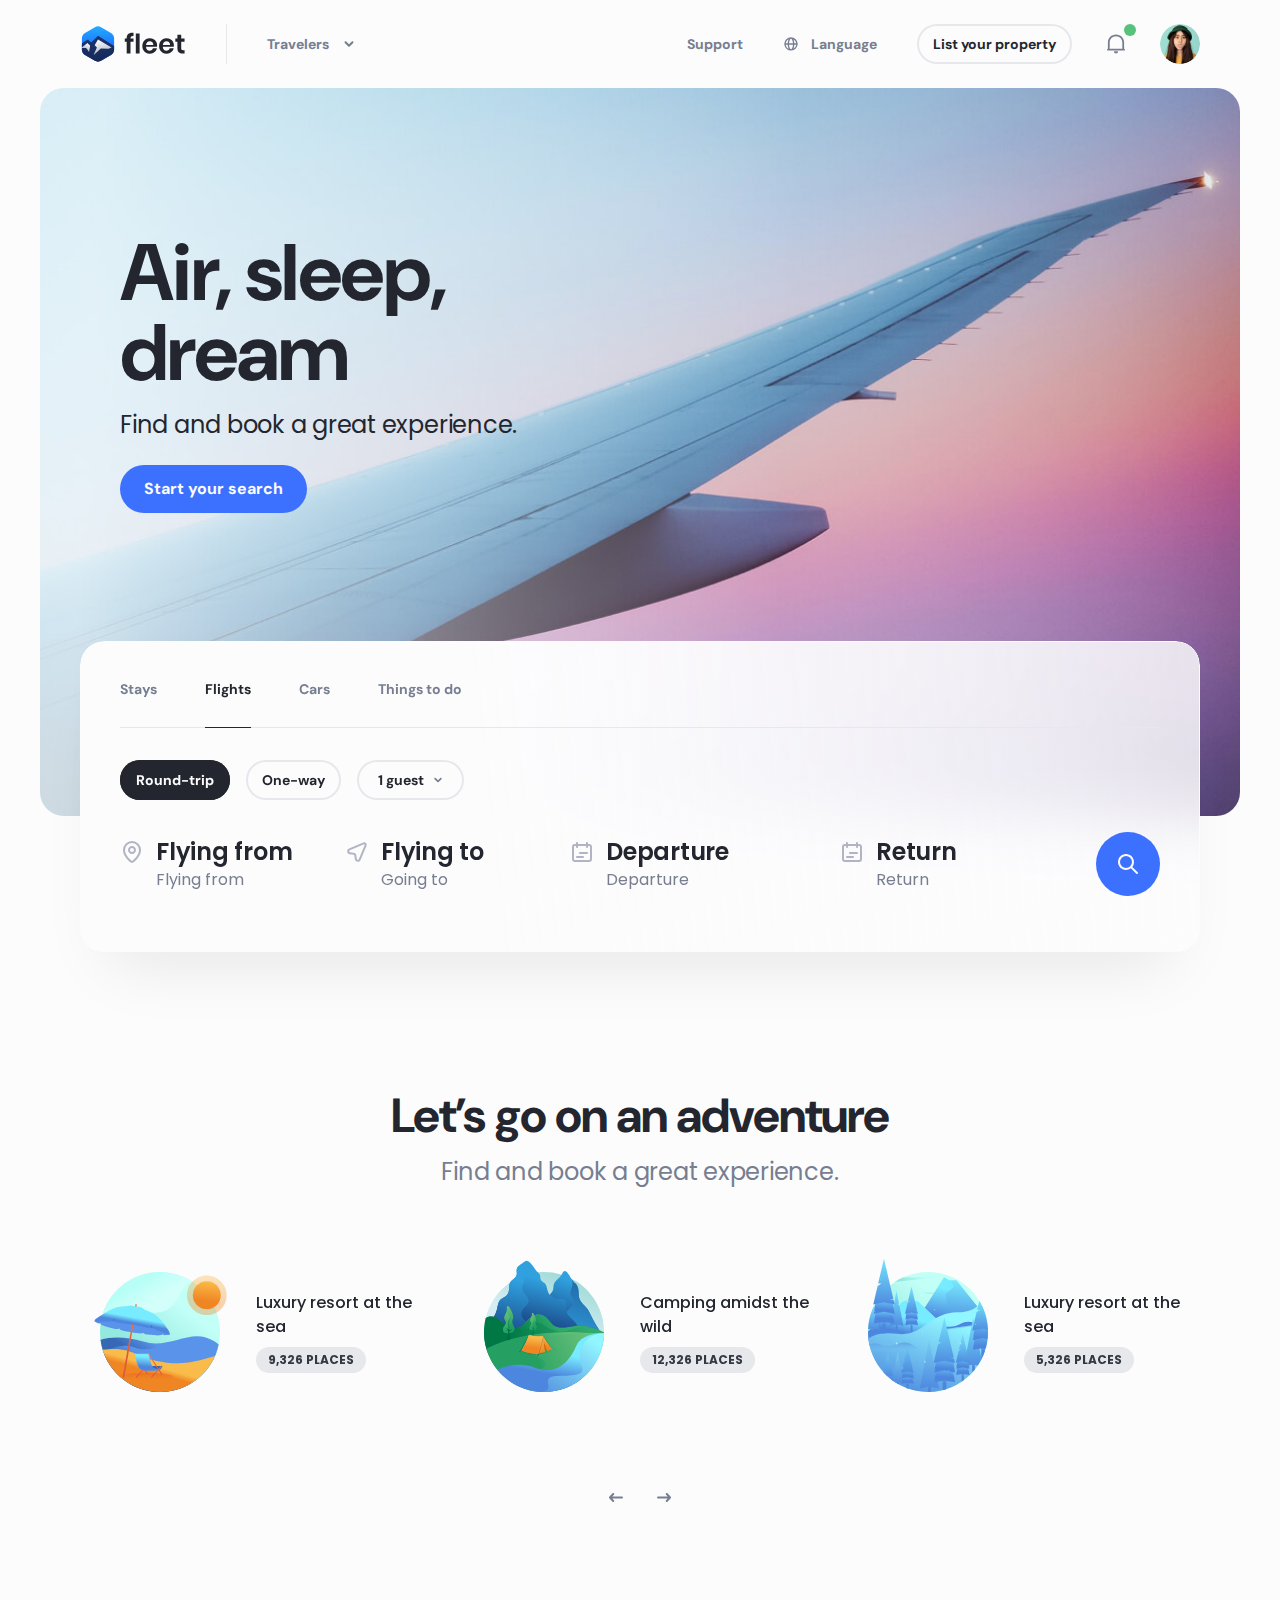
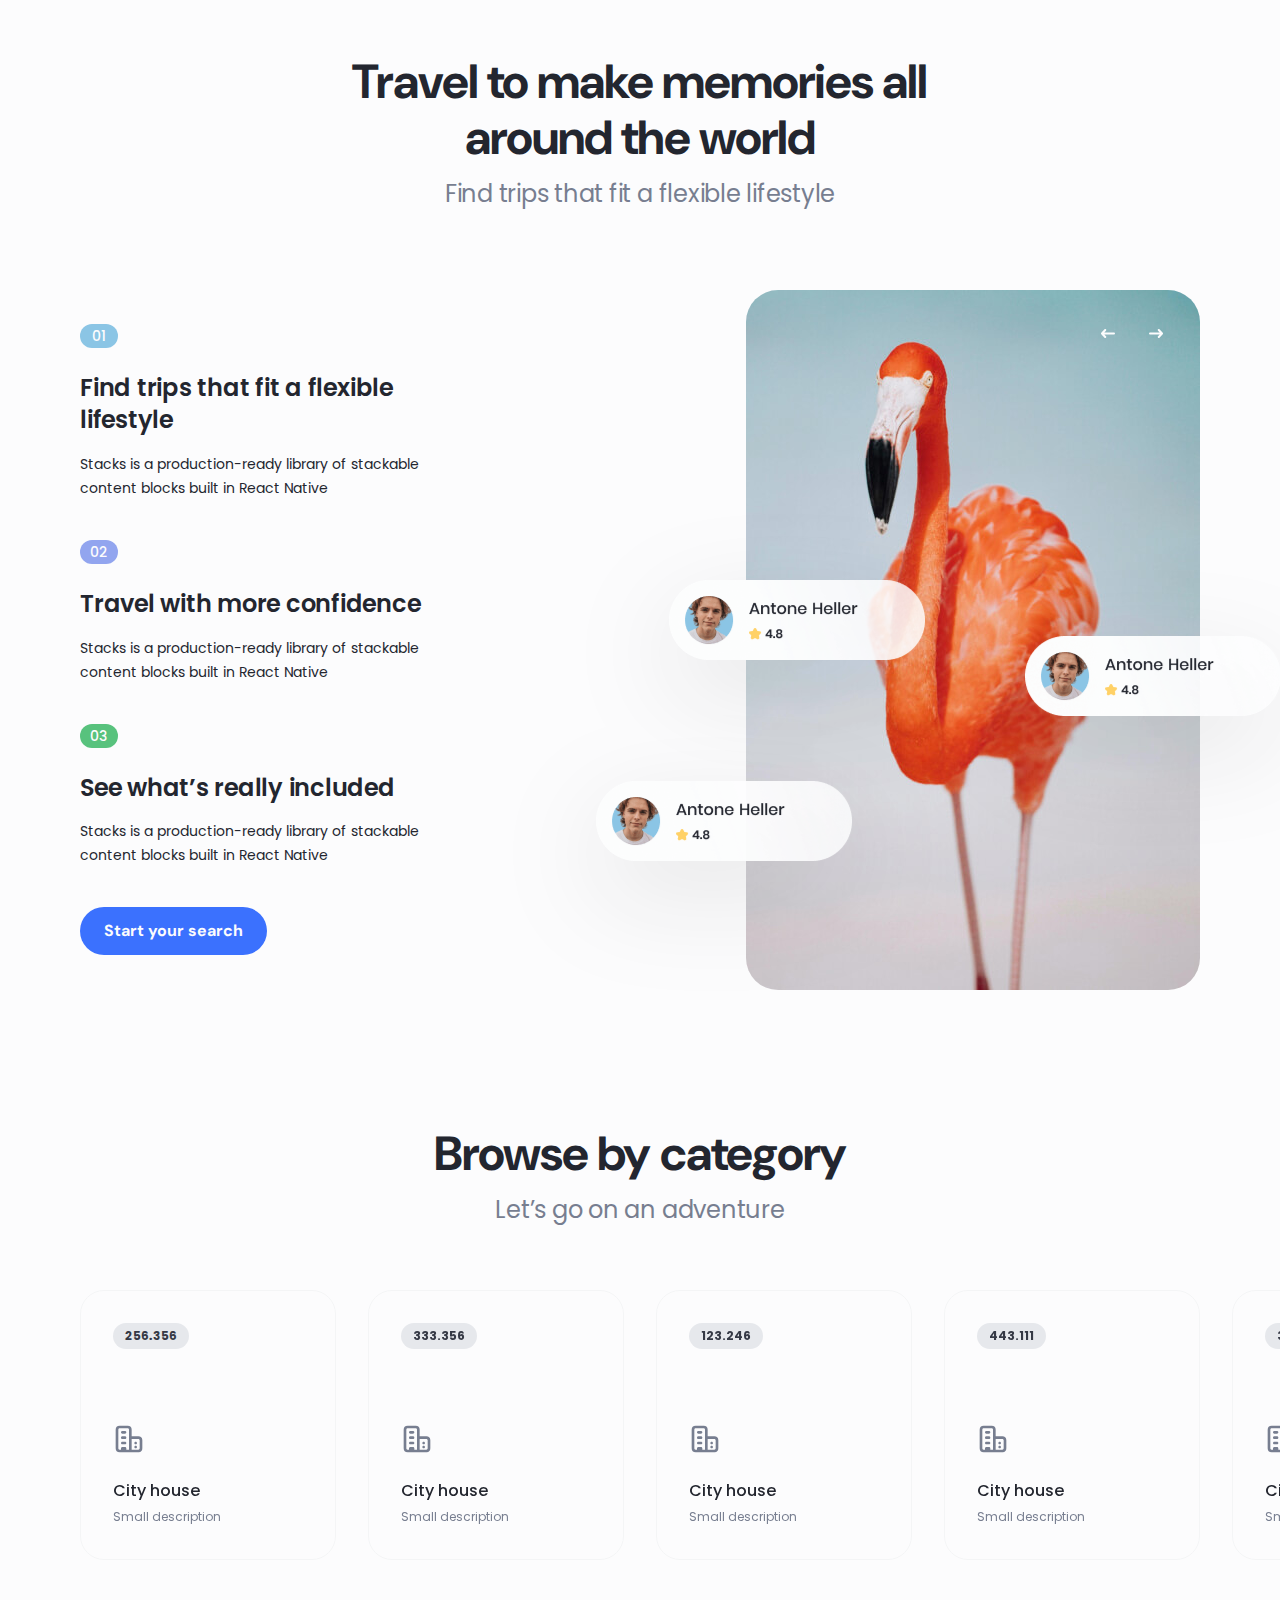
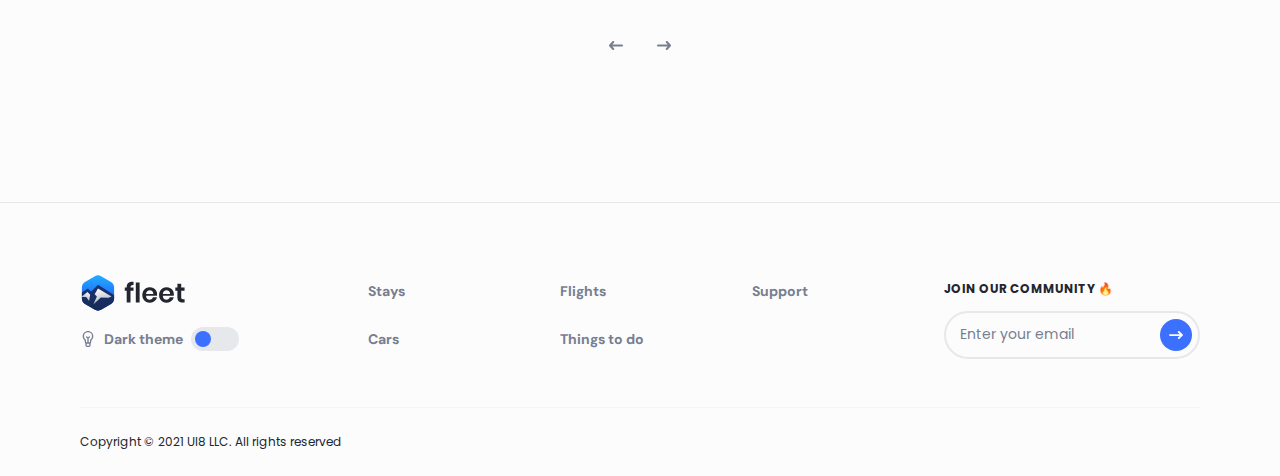
<file: flights.html>
<!DOCTYPE html>
<html lang="en">
  <head>
    <meta charset="utf-8">
    <title>Fleet</title>
    <meta http-equiv="X-UA-Compatible" content="IE=Edge">
    <meta name="viewport" content="width=device-width, initial-scale=1, maximum-scale=1.0, user-scalable=no">
    <meta name="format-detection" content="telephone=no">
    <link rel="apple-touch-icon" sizes="180x180" href="img/apple-touch-icon.png">
    <link rel="icon" type="image/png" sizes="32x32" href="img/favicon-32x32.png">
    <link rel="icon" type="image/png" sizes="16x16" href="img/favicon-16x16.png">
    <link rel="manifest" href="img/site.webmanifest">
    <link rel="mask-icon" href="img/safari-pinned-tab.svg" color="#5bbad5">
    <meta name="msapplication-TileColor" content="#da532c">
    <meta name="theme-color" content="#ffffff">
    <meta name="description" content="Epic Travel Shopping Design Kit">
    <meta name="twitter:card" content="summary">
    <meta name="twitter:site" content="@ui8">
    <meta name="twitter:title" content="Fleet – Travel Shopping UI Kit">
    <meta name="twitter:description" content="Epic Travel Shopping Design Kit">
    <meta name="twitter:creator" content="@ui8">
    <meta name="twitter:image" content="https://ui8-fleet-html.herokuapp.com/img/twitter-card.jpg">
    <meta property="og:title" content="Fleet – Travel Shopping UI Kit">
    <meta property="og:type" content="Article">
    <meta property="og:url" content="https://ui8.net/ui8/products/fleet--travel-shopping-ui-design-kit">
    <meta property="og:image" content="https://ui8-fleet-html.herokuapp.com/img/fb-og-image.jpg">
    <meta property="og:description" content="Epic Travel Shopping Design Kit">
    <meta property="og:site_name" content="Fleet – Travel Shopping UI Kit">
    <meta property="fb:admins" content="132951670226590">
    <link rel="preconnect" href="https://fonts.gstatic.com">
    <link href="https://fonts.googleapis.com/css2?family=DM+Sans:wght@700&amp;family=Poppins:wght@400;500;600;700&amp;display=swap" rel="stylesheet">
    <link rel="stylesheet" media="all" href="css/app.min.css">
    <script>
      var viewportmeta = document.querySelector('meta[name="viewport"]');
      if (viewportmeta) {
        if (screen.width < 375) {
          var newScale = screen.width / 375;
          viewportmeta.content = 'width=375, minimum-scale=' + newScale + ', maximum-scale=1.0, user-scalable=no, initial-scale=' + newScale + '';
        } else {
          viewportmeta.content = 'width=device-width, maximum-scale=1.0, initial-scale=1.0';
        }
      }
    </script>
  </head>
  <body>
    <script>
      console.log(localStorage.getItem('darkMode'));
      if (localStorage.getItem('darkMode') === "on") {
        document.body.classList.add("dark");
        document.addEventListener("DOMContentLoaded", function() {
          document.querySelector('.js-theme input').checked = true;
        });
      }
    </script>
    <!-- outer-->
    <div class="outer">
      <!-- header-->
      <header class="header js-header">
        <div class="header__center center"><a class="header__logo" href="index.html"><img class="some-icon" src="img/logo-dark.svg" alt="Fleet"><img class="some-icon-dark" src="img/logo-light.svg" alt="Fleet"></a>
          <div class="header__wrapper js-header-wrapper">
            <div class="header__item header__item_dropdown js-header-item">
              <button class="header__head js-header-head">Travelers
                <svg class="icon icon-arrow-down">
                  <use xlink:href="#icon-arrow-down"></use>
                </svg>
              </button>
              <div class="header__body js-header-body">
                <div class="header__menu"><a class="header__link" href="index.html">
                    <svg class="icon icon-comment">
                      <use xlink:href="#icon-comment"></use>
                    </svg>Stays</a><a class="header__link active" href="flights.html">
                    <svg class="icon icon-email">
                      <use xlink:href="#icon-email"></use>
                    </svg>Flights</a><a class="header__link" href="things-to-do.html">
                    <svg class="icon icon-home">
                      <use xlink:href="#icon-home"></use>
                    </svg>Things to do</a><a class="header__link" href="cars.html">
                    <svg class="icon icon-email">
                      <use xlink:href="#icon-email"></use>
                    </svg>Cars</a></div>
              </div>
            </div><a class="header__item" href="support.html">Support</a>
            <div class="header__item header__item_language js-header-item">
              <button class="header__head js-header-head">
                <svg class="icon icon-globe">
                  <use xlink:href="#icon-globe"></use>
                </svg>Language
              </button>
              <div class="header__body js-header-body">
                <div class="header__list"><a class="header__box active" href="#">
                    <div class="header__category">English</div>
                    <div class="header__country">United States</div></a><a class="header__box" href="#">
                    <div class="header__category">Vietnamese</div>
                    <div class="header__country">Vietnamese</div></a><a class="header__box" href="#">
                    <div class="header__category">Français</div>
                    <div class="header__country">Belgique</div></a><a class="header__box" href="#">
                    <div class="header__category">Français</div>
                    <div class="header__country">Canada</div></a></div>
              </div>
            </div><a class="button button-stroke button-small header__button" href="list-your-property.html">List your property</a>
          </div>
          <div class="header__item header__item_notification js-header-item">
            <button class="header__head js-header-head active">
              <svg class="icon icon-notification">
                <use xlink:href="#icon-notification"></use>
              </svg>
            </button>
            <div class="header__body js-header-body">
              <div class="header__title">Notification</div>
              <div class="header__notifications"><a class="header__notification" href="message-center.html">
                  <div class="header__avatar"><img src="img/content/avatar-1.jpg" alt="Avatar"></div>
                  <div class="header__details">
                    <div class="header__subtitle">Kohaku Tora</div>
                    <div class="header__content">just sent you a message</div>
                    <div class="header__date">1 minute ago</div>
                    <div class="header__status" style="background-color: #3B71FE;"></div>
                  </div></a><a class="header__notification" href="message-center.html">
                  <div class="header__avatar"><img src="img/content/avatar-1.jpg" alt="Avatar"></div>
                  <div class="header__details">
                    <div class="header__subtitle">Kohaku Tora</div>
                    <div class="header__content">just sent you a message</div>
                    <div class="header__date">3 hours ago</div>
                    <div class="header__status" style="background-color: #3B71FE;"></div>
                  </div></a></div>
            </div>
          </div><a class="header__login js-popup-open" href="#popup-login" data-effect="mfp-zoom-in">
            <svg class="icon icon-user">
              <use xlink:href="#icon-user"></use>
            </svg></a>
          <div class="header__item header__item_user js-header-item">
            <button class="header__head js-header-head"><img src="img/content/avatar-2.jpg" alt="Avatar"></button>
            <div class="header__body js-header-body">
              <div class="header__group">
                <div class="header__menu"><a class="header__link" href="message-center.html">
                    <svg class="icon icon-comment">
                      <use xlink:href="#icon-comment"></use>
                    </svg>Messages</a><a class="header__link" href="bookings-list.html">
                    <svg class="icon icon-home">
                      <use xlink:href="#icon-home"></use>
                    </svg>Bookings</a><a class="header__link" href="wishlists.html">
                    <svg class="icon icon-email">
                      <use xlink:href="#icon-email"></use>
                    </svg>Wishlists</a></div>
                <div class="header__menu"><a class="header__link" href="list-your-property.html">
                    <svg class="icon icon-building">
                      <use xlink:href="#icon-building"></use>
                    </svg>List your property</a><a class="header__link" href="host-an-experience.html">
                    <svg class="icon icon-flag">
                      <use xlink:href="#icon-flag"></use>
                    </svg>Host an experience</a></div>
              </div>
              <div class="header__btns"><a class="button button-small header__button" href="account-setting.html">Account</a>
                <button class="button-stroke button-small header__button">Log out</button>
              </div>
            </div>
          </div>
          <button class="header__burger js-header-burger"></button>
        </div>
      </header>
      <!-- outer content-->
      <div class="outer__inner">
        <div class="section main main_flights">
          <div class="main__center center">
            <div class="main__preview">
              <picture>
                <source media="(max-width: 767px)" srcSet="img/content/main-pic-mobile-3.jpg"><img src="img/content/main-pic-3.jpg" alt="Main">
              </picture>
              <div class="main__wrap">
                <h1 class="main__title hero">Air, sleep, dream</h1>
                <div class="main__info info">Find and book a great experience.</div><a class="button main__button" href="flights-category.html">Start your search</a>
              </div>
            </div>
            <div class="panel panel_flights">
              <div class="panel__background"></div>
              <div class="panel__nav"><a class="panel__link" href="index.html">Stays</a><a class="panel__link active" href="flights.html">Flights</a><a class="panel__link" href="cars.html">Cars</a><a class="panel__link" href="things-to-do.html">Things to do</a></div>
              <div class="panel__controls">
                <button class="button-stroke button-small panel__button active">Round-trip</button>
                <button class="button-stroke button-small panel__button">One-way</button>
                <div class="guests js-guests">
                  <div class="guests__head js-guests-head">
                    <div class="guests__content js-guests-content">1 guest</div>
                    <svg class="icon icon-arrow-down">
                      <use xlink:href="#icon-arrow-down"></use>
                    </svg>
                  </div>
                  <div class="guests__body js-guests-body">
                    <div class="counter js-counter" data-min="1">
                      <button class="counter__button js-counter-button js-counter-minus disabled" type="button">
                        <svg class="icon icon-minus">
                          <use xlink:href="#icon-minus"></use>
                        </svg>
                      </button>
                      <div class="counter__value js-counter-value"></div>
                      <button class="counter__button js-counter-button js-counter-plus" type="button">
                        <svg class="icon icon-plus">
                          <use xlink:href="#icon-plus"></use>
                        </svg>
                      </button>
                      <input class="js-counter-input js-counter-result js-counter-quests" type="hidden"/>
                    </div>
                  </div>
                </div>
              </div>
              <div class="panel__body">
                <div class="panel__row">
                  <div class="location js-location">
                    <div class="location__head js-location-head">
                      <div class="location__icon">
                        <svg class="icon icon-marker">
                          <use xlink:href="#icon-marker"></use>
                        </svg>
                      </div>
                      <input class="location__input js-location-input" type="text" name="location" autocomplete="off" placeholder="Flying from"/>
                      <div class="location__description">Flying from</div>
                      <button class="location__clear js-location-clear">
                        <svg class="icon icon-close-circle">
                          <use xlink:href="#icon-close-circle"></use>
                        </svg>
                      </button>
                    </div>
                    <div class="location__body js-location-body">
                      <div class="location__list"><a class="location__item js-location-item" href="#">New York, NY</a><a class="location__item js-location-item" href="#">New York, Manhattan</a><a class="location__item js-location-item" href="#">New Zealand</a><a class="location__item js-location-item" href="#">New Smyrna Beach, FL</a><a class="location__item js-location-item" href="#">Newark, NJ</a></div>
                    </div>
                  </div>
                  <div class="location js-location">
                    <div class="location__head js-location-head">
                      <div class="location__icon">
                        <svg class="icon icon-location">
                          <use xlink:href="#icon-location"></use>
                        </svg>
                      </div>
                      <input class="location__input js-location-input" type="text" name="location" autocomplete="off" placeholder="Flying to"/>
                      <div class="location__description">Going to</div>
                      <button class="location__clear js-location-clear">
                        <svg class="icon icon-close-circle">
                          <use xlink:href="#icon-close-circle"></use>
                        </svg>
                      </button>
                    </div>
                    <div class="location__body js-location-body">
                      <div class="location__list"><a class="location__item js-location-item" href="#">New York, NY</a><a class="location__item js-location-item" href="#">New York, Manhattan</a><a class="location__item js-location-item" href="#">New Zealand</a><a class="location__item js-location-item" href="#">New Smyrna Beach, FL</a><a class="location__item js-location-item" href="#">Newark, NJ</a></div>
                    </div>
                  </div>
                  <div class="datepicker js-date-range" data-format="ddd, MMM DD" data-container=".datepicker">
                    <div class="datepicker__list">
                      <div class="datepicker__item">
                        <input class="datepicker__input js-date-from" type="text" placeholder="Departure" readonly="readonly"/>
                        <div class="datepicker__icon">
                          <svg class="icon icon-calendar">
                            <use xlink:href="#icon-calendar"></use>
                          </svg>
                        </div>
                        <div class="datepicker__description">Departure</div>
                      </div>
                      <div class="datepicker__item">
                        <input class="datepicker__input js-date-to" type="text" placeholder="Return" readonly="readonly"/>
                        <div class="datepicker__icon">
                          <svg class="icon icon-calendar">
                            <use xlink:href="#icon-calendar"></use>
                          </svg>
                        </div>
                        <div class="datepicker__description">Return</div>
                      </div>
                    </div>
                  </div><a class="panel__search" href="flights-category.html">
                    <svg class="icon icon-search">
                      <use xlink:href="#icon-search"></use>
                    </svg><span>Search</span></a>
                </div>
              </div>
            </div>
          </div>
        </div>
        <div class="section adventure">
          <div class="adventure__center center">
            <div class="adventure__head">
              <h2 class="adventure__title h2">Let’s go on an adventure</h2>
              <div class="adventure__info info">Find and book a great experience.</div>
            </div>
            <div class="adventure__wrapper">
              <div class="adventure__slider js-slider-adventure">
                                <div class="adventure__item">
                                  <div class="adventure__preview"><img src="img/content/adventure-pic-1.svg" alt="Adventure"></div>
                                  <div class="adventure__details">
                                    <div class="adventure__subtitle">Luxury resort at the sea</div><a class="status adventure__places" href="stays-category.html">9,326 places</a>
                                  </div>
                                </div>
                                <div class="adventure__item">
                                  <div class="adventure__preview"><img src="img/content/adventure-pic-2.svg" alt="Adventure"></div>
                                  <div class="adventure__details">
                                    <div class="adventure__subtitle">Camping amidst the wild</div><a class="status adventure__places" href="stays-category.html">12,326 places</a>
                                  </div>
                                </div>
                                <div class="adventure__item">
                                  <div class="adventure__preview"><img src="img/content/adventure-pic-3.svg" alt="Adventure"></div>
                                  <div class="adventure__details">
                                    <div class="adventure__subtitle">Luxury resort at the sea</div><a class="status adventure__places" href="stays-category.html">5,326 places</a>
                                  </div>
                                </div>
                                <div class="adventure__item">
                                  <div class="adventure__preview"><img src="img/content/adventure-pic-1.svg" alt="Adventure"></div>
                                  <div class="adventure__details">
                                    <div class="adventure__subtitle">Luxury resort at the sea</div><a class="status adventure__places" href="stays-category.html">9,326 places</a>
                                  </div>
                                </div>
                                <div class="adventure__item">
                                  <div class="adventure__preview"><img src="img/content/adventure-pic-2.svg" alt="Adventure"></div>
                                  <div class="adventure__details">
                                    <div class="adventure__subtitle">Camping amidst the wild</div><a class="status adventure__places" href="stays-category.html">12,326 places</a>
                                  </div>
                                </div>
                                <div class="adventure__item">
                                  <div class="adventure__preview"><img src="img/content/adventure-pic-3.svg" alt="Adventure"></div>
                                  <div class="adventure__details">
                                    <div class="adventure__subtitle">Luxury resort at the sea</div><a class="status adventure__places" href="stays-category.html">5,326 places</a>
                                  </div>
                                </div>
              </div>
            </div>
          </div>
        </div>
        <div class="section travel">
          <div class="travel__center center">
            <div class="travel__head">
              <h2 class="travel__title h2">Travel to make memories all around the world</h2>
              <div class="travel__info info">Find trips that fit a flexible lifestyle</div>
            </div>
            <div class="travel__row">
              <div class="travel__col">
                <div class="travel__list">
                  <div class="travel__item">
                    <div class="travel__number" style="background-color: #8BC5E5;">01</div>
                    <div class="travel__subtitle">Find trips that fit a flexible lifestyle</div>
                    <div class="travel__content">Stacks is a production-ready library of stackable content blocks built in React Native</div>
                  </div>
                  <div class="travel__item">
                    <div class="travel__number" style="background-color: #92A5EF;">02</div>
                    <div class="travel__subtitle">Travel with more confidence</div>
                    <div class="travel__content">Stacks is a production-ready library of stackable content blocks built in React Native</div>
                  </div>
                  <div class="travel__item">
                    <div class="travel__number" style="background-color: #58C27D;">03</div>
                    <div class="travel__subtitle">See what’s really included</div>
                    <div class="travel__content">Stacks is a production-ready library of stackable content blocks built in React Native</div>
                  </div>
                </div><a class="button travel__button" href="stays-category.html">Start your search</a>
              </div>
              <div class="travel__col">
                <div class="travel__wrapper">
                  <div class="travel__slider js-slider-travel">
                    <div class="travel__gallery">
                      <div class="travel__bg"><img srcSet="img/content/travel-pic-1@2x.jpg 2x" src="img/content/travel-pic-1.jpg" alt="Travel"></div>
                      <div class="travel__group">
                        <div class="travel__preview"><img class="some-icon" srcSet="img/content/appraisal-pic-1@2x.png 2x" src="img/content/appraisal-pic-1.png" alt="Appraisal"><img class="some-icon-dark" srcSet="img/content/appraisal-pic-dark-1@2x.png 2x" src="img/content/appraisal-pic-dark-1.png" alt="Appraisal"></div>
                        <div class="travel__preview"><img class="some-icon" srcSet="img/content/appraisal-pic-1@2x.png 2x" src="img/content/appraisal-pic-1.png" alt="Appraisal"><img class="some-icon-dark" srcSet="img/content/appraisal-pic-dark-1@2x.png 2x" src="img/content/appraisal-pic-dark-1.png" alt="Appraisal"></div>
                        <div class="travel__preview"><img class="some-icon" srcSet="img/content/appraisal-pic-1@2x.png 2x" src="img/content/appraisal-pic-1.png" alt="Appraisal"><img class="some-icon-dark" srcSet="img/content/appraisal-pic-dark-1@2x.png 2x" src="img/content/appraisal-pic-dark-1.png" alt="Appraisal"></div>
                      </div>
                    </div>
                    <div class="travel__gallery">
                      <div class="travel__bg"><img srcSet="img/content/travel-pic-1@2x.jpg 2x" src="img/content/travel-pic-1.jpg" alt="Travel"></div>
                      <div class="travel__group">
                        <div class="travel__preview"><img class="some-icon" srcSet="img/content/appraisal-pic-1@2x.png 2x" src="img/content/appraisal-pic-1.png" alt="Appraisal"><img class="some-icon-dark" srcSet="img/content/appraisal-pic-dark-1@2x.png 2x" src="img/content/appraisal-pic-dark-1.png" alt="Appraisal"></div>
                        <div class="travel__preview"><img class="some-icon" srcSet="img/content/appraisal-pic-1@2x.png 2x" src="img/content/appraisal-pic-1.png" alt="Appraisal"><img class="some-icon-dark" srcSet="img/content/appraisal-pic-dark-1@2x.png 2x" src="img/content/appraisal-pic-dark-1.png" alt="Appraisal"></div>
                      </div>
                    </div>
                  </div>
                </div>
              </div>
            </div>
          </div>
        </div>
        <div class="section categories">
          <div class="categories__center center">
            <div class="categories__inner">
              <div class="categories__head">
                <h2 class="categories__title h2">Browse by category</h2>
                <div class="categories__info info">Let’s go on an adventure</div>
              </div>
              <div class="categories__wrapper">
                <div class="categories__slider js-slider-categories"><a class="categories__item" href="stays-category.html">
                                      <div class="status categories__counter">256.356</div>
                                      <div class="categories__icon">
                                        <svg class="icon icon-building">
                                          <use xlink:href="#icon-building"></use>
                                        </svg>
                                      </div>
                                      <div class="categories__subtitle">City house</div>
                                      <div class="categories__content">Small description</div></a><a class="categories__item" href="stays-category.html">
                                      <div class="status categories__counter">333.356</div>
                                      <div class="categories__icon">
                                        <svg class="icon icon-building">
                                          <use xlink:href="#icon-building"></use>
                                        </svg>
                                      </div>
                                      <div class="categories__subtitle">City house</div>
                                      <div class="categories__content">Small description</div></a><a class="categories__item" href="stays-category.html">
                                      <div class="status categories__counter">123.246</div>
                                      <div class="categories__icon">
                                        <svg class="icon icon-building">
                                          <use xlink:href="#icon-building"></use>
                                        </svg>
                                      </div>
                                      <div class="categories__subtitle">City house</div>
                                      <div class="categories__content">Small description</div></a><a class="categories__item" href="stays-category.html">
                                      <div class="status categories__counter">443.111</div>
                                      <div class="categories__icon">
                                        <svg class="icon icon-building">
                                          <use xlink:href="#icon-building"></use>
                                        </svg>
                                      </div>
                                      <div class="categories__subtitle">City house</div>
                                      <div class="categories__content">Small description</div></a><a class="categories__item" href="stays-category.html">
                                      <div class="status categories__counter">333.356</div>
                                      <div class="categories__icon">
                                        <svg class="icon icon-building">
                                          <use xlink:href="#icon-building"></use>
                                        </svg>
                                      </div>
                                      <div class="categories__subtitle">City house</div>
                                      <div class="categories__content">Small description</div></a><a class="categories__item" href="stays-category.html">
                                      <div class="status categories__counter">256.356</div>
                                      <div class="categories__icon">
                                        <svg class="icon icon-building">
                                          <use xlink:href="#icon-building"></use>
                                        </svg>
                                      </div>
                                      <div class="categories__subtitle">City house</div>
                                      <div class="categories__content">Small description</div></a><a class="categories__item" href="stays-category.html">
                                      <div class="status categories__counter">256.356</div>
                                      <div class="categories__icon">
                                        <svg class="icon icon-building">
                                          <use xlink:href="#icon-building"></use>
                                        </svg>
                                      </div>
                                      <div class="categories__subtitle">City house</div>
                                      <div class="categories__content">Small description</div></a><a class="categories__item" href="stays-category.html">
                                      <div class="status categories__counter">333.356</div>
                                      <div class="categories__icon">
                                        <svg class="icon icon-building">
                                          <use xlink:href="#icon-building"></use>
                                        </svg>
                                      </div>
                                      <div class="categories__subtitle">City house</div>
                                      <div class="categories__content">Small description</div></a><a class="categories__item" href="stays-category.html">
                                      <div class="status categories__counter">123.246</div>
                                      <div class="categories__icon">
                                        <svg class="icon icon-building">
                                          <use xlink:href="#icon-building"></use>
                                        </svg>
                                      </div>
                                      <div class="categories__subtitle">City house</div>
                                      <div class="categories__content">Small description</div></a><a class="categories__item" href="stays-category.html">
                                      <div class="status categories__counter">443.111</div>
                                      <div class="categories__icon">
                                        <svg class="icon icon-building">
                                          <use xlink:href="#icon-building"></use>
                                        </svg>
                                      </div>
                                      <div class="categories__subtitle">City house</div>
                                      <div class="categories__content">Small description</div></a>
                </div>
              </div>
            </div>
          </div>
        </div>
      </div>
      <!-- footer-->
      <footer class="footer">
        <div class="footer__center center">
          <div class="footer__row">
            <div class="footer__col"><a class="footer__logo" href="index.html"><img class="some-icon" src="img/logo-dark.svg" alt="Fleet"><img class="some-icon-dark" src="img/logo-light.svg" alt="Fleet"></a>
              <div class="footer__theme">
                <svg class="icon icon-bulb">
                  <use xlink:href="#icon-bulb"></use>
                </svg>Dark theme
                <label class="theme js-theme">
                  <input class="theme__input" type="checkbox"/><span class="theme__inner"><span class="theme__box"></span></span>
                </label>
              </div>
            </div>
            <div class="footer__col">
              <div class="footer__menu"><a class="footer__link" href="index.html">Stays</a><a class="footer__link" href="flights.html">Flights</a><a class="footer__link" href="support.html">Support</a><a class="footer__link" href="cars.html">Cars</a><a class="footer__link" href="things-to-do.html">Things to do</a></div>
            </div>
            <div class="footer__col">
              <div class="footer__info">Join our community 🔥</div>
              <form class="subscription">
                <input class="subscription__input" type="email" name="email" placeholder="Enter your email" required="required"/>
                <button class="subscription__btn">
                  <svg class="icon icon-arrow-next">
                    <use xlink:href="#icon-arrow-next"></use>
                  </svg>
                </button>
              </form>
            </div>
          </div>
          <div class="footer__bottom">
            <div class="footer__copyright">Copyright © 2021 UI8 LLC. All rights reserved</div>
          </div>
        </div>
      </footer>
    </div>
    <div class="popup popup_login mfp-hide" id="popup-login">
      <div class="login">
        <div class="login__item">
          <div class="login__title h3">Sign up on Fleet</div>
          <div class="login__info">Use Your OpenID to Sign up</div>
          <div class="login__btns">
            <button class="button login__button">
              <svg class="icon icon-google">
                <use xlink:href="#icon-google"></use>
              </svg><span>Google</span>
            </button>
            <button class="button-black login__button">
              <svg class="icon icon-apple">
                <use xlink:href="#icon-apple"></use>
              </svg><span>Apple</span>
            </button>
          </div>
          <div class="login__note">Or continue with email</div>
          <div class="subscription">
            <input class="subscription__input" type="email" name="email" placeholder="Enter your email" required>
            <button class="subscription__btn">
              <svg class="icon icon-arrow-next">
                <use xlink:href="#icon-arrow-next"></use>
              </svg>
            </button>
          </div>
          <div class="login__foot">Already have an account? <a class="login__link" href="#">Login</a></div>
        </div>
        <div class="login__item">
          <div class="login__title h3">Sign in</div>
          <div class="login__form">
            <div class="field field_view">
              <div class="field__wrap">
                <input class="field__input" type="password" name="password" placeholder="Password" required>
                <button class="field__view">
                  <svg class="icon icon-eye">
                    <use xlink:href="#icon-eye"></use>
                  </svg>
                </button>
              </div>
            </div>
            <button class="button login__button">Login</button>
          </div>
          <div class="login__foot"><a class="login__password" href="#">Forgot password?</a></div>
        </div>
        <div class="login__item">
          <div class="login__title h3">Let’s confirm it’s really you</div>
          <div class="login__info">Help us secure your account. Please complete the verifications below</div>
          <div class="login__form">
            <div class="login__variants">
              <label class="radio">
                <input class="radio__input" type="radio" name="login" checked="checked"/><span class="radio__inner"><span class="radio__tick"></span><span class="radio__text">Get the code by text message (SM) at +1 234 567 890</span></span>
              </label>
              <label class="radio">
                <input class="radio__input" type="radio" name="login"/><span class="radio__inner"><span class="radio__tick"></span><span class="radio__text">Get the code by email at tranm••••••••••••@gm•••.com</span></span>
              </label>
            </div>
            <button class="button login__button">Continue</button>
          </div>
        </div>
        <div class="login__item">
          <div class="login__title h3">Enter your security code</div>
          <div class="login__info">We texted your code to +1 234 567 890</div>
          <div class="login__form">
            <div class="login__code">
              <div class="login__number">
                <input type="tel">
              </div>
              <div class="login__number">
                <input type="tel">
              </div>
              <div class="login__number">
                <input type="tel">
              </div>
              <div class="login__number">
                <input type="tel">
              </div>
            </div>
          </div>
        </div>
      </div>
    </div>
    <!-- scripts-->
    <script src="js/lib/jquery.min.js"></script>
    <script src="js/lib/slick.min.js"></script>
    <script src="js/lib/jquery.nice-select.min.js"></script>
    <script src="js/lib/share-buttons.js"></script>
    <script src="js/lib/jquery.fancybox.min.js"></script>
    <script src="js/lib/jquery.rateyo.min.js"></script>
    <script src="js/lib/nouislider.min.js"></script>
    <script src="js/lib/wNumb.js"></script>
    <script src="js/lib/jquery.magnific-popup.min.js"></script>
    <script src="js/lib/moment.min.js"></script>
    <script src="js/lib/jquery.daterangepicker.min.js"></script>
    <script src="js/lib/simpleParallax.min.js"></script>
    <script src="js/demo.js"></script>
    <script src="js/app.js"></script>
    <!-- svg sprite-->
    <div style="display: none"><svg width="0" height="0">
<symbol xmlns="http://www.w3.org/2000/svg" viewBox="0 0 16 16" id="icon-arrow-down">
<path d="M10.805 6.362c-.26-.26-.682-.26-.943 0L8 8.224 6.138 6.362c-.26-.26-.682-.26-.943 0s-.26.682 0 .943l2.333 2.333c.26.26.682.26.943 0l2.333-2.333c.26-.26.26-.682 0-.943z"></path>
</symbol>
<symbol xmlns="http://www.w3.org/2000/svg" viewBox="0 0 16 16" id="icon-arrow-bottom">
<path d="M15.039 3.961c-.653-.653-1.713-.653-2.366 0L8 8.634 3.327 3.961c-.653-.653-1.713-.653-2.366 0s-.653 1.713 0 2.366l5.856 5.856c.653.653 1.713.653 2.366 0l5.856-5.856c.653-.653.653-1.713 0-2.366z"></path>
</symbol>
<symbol xmlns="http://www.w3.org/2000/svg" viewBox="0 0 16 16" id="icon-arrow-left">
<path d="M12.207.521a1.78 1.78 0 0 1 0 2.514L7.242 8l4.965 4.965a1.78 1.78 0 0 1 0 2.514 1.78 1.78 0 0 1-2.514 0L3.471 9.257a1.78 1.78 0 0 1 0-2.514L9.693.521a1.78 1.78 0 0 1 2.514 0z"></path>
</symbol>
<symbol xmlns="http://www.w3.org/2000/svg" viewBox="0 0 16 16" id="icon-arrow-right">
<path d="M6.528 5.195c-.26.26-.26.682 0 .943L8.39 8 6.528 9.862c-.26.26-.26.682 0 .943s.682.26.943 0l2.333-2.333c.26-.26.26-.682 0-.943L7.471 5.195c-.26-.26-.682-.26-.943 0z"></path>
</symbol>
<symbol xmlns="http://www.w3.org/2000/svg" viewBox="0 0 16 16" id="icon-email">
<path d="M13.334 2a2 2 0 0 1 1.995 1.851l.005.149v8a2 2 0 0 1-1.851 1.995l-.149.005H2.667a2 2 0 0 1-1.995-1.851L.667 12V4a2 2 0 0 1 1.851-1.995L2.667 2h10.667zm0 1.333H2.667C2.299 3.333 2 3.632 2 4v8c0 .368.298.667.667.667h10.667c.368 0 .667-.298.667-.667V4c0-.368-.298-.667-.667-.667zm-.821 1.573c.236.283.198.703-.085.939L9.281 8.468a2 2 0 0 1-2.561 0L3.574 5.845c-.283-.236-.321-.656-.085-.939s.656-.321.939-.085l3.146 2.622c.247.206.606.206.854 0l3.146-2.622c.283-.236.703-.197.939.085z"></path>
</symbol>
<symbol xmlns="http://www.w3.org/2000/svg" viewBox="0 0 16 16" id="icon-comment">
<path d="M8 1.413c1.643 0 3.124.162 4.203.326 1.127.171 2.019.997 2.213 2.12a17.13 17.13 0 0 1 .25 2.887 17.13 17.13 0 0 1-.25 2.887c-.193 1.123-1.086 1.949-2.213 2.12a28.6 28.6 0 0 1-3.787.323l-4.077 2.409a.67.67 0 0 1-1.006-.574v-2.269c-.902-.3-1.584-1.045-1.75-2.009-.135-.783-.25-1.777-.25-2.887s.115-2.104.25-2.887c.193-1.123 1.086-1.949 2.213-2.12 1.08-.164 2.561-.326 4.203-.326zm0 1.333a27.01 27.01 0 0 0-4.003.311c-.596.091-1.01.506-1.099 1.028a15.8 15.8 0 0 0-.231 2.661 15.8 15.8 0 0 0 .231 2.661c.078.453.395.817.856.97l.913.303v2.063l3.375-1.994.353-.006a27.26 27.26 0 0 0 3.609-.308c.596-.091 1.01-.506 1.099-1.028.125-.724.231-1.641.231-2.661s-.106-1.937-.231-2.661c-.09-.522-.504-.938-1.099-1.028A27.01 27.01 0 0 0 8 2.746zm-.667 4.667c.368 0 .667.298.667.667s-.298.667-.667.667h0-2.667C4.298 8.746 4 8.448 4 8.08s.298-.667.667-.667h0zm4-2.667c.368 0 .667.298.667.667s-.298.667-.667.667h0-6.667C4.298 6.08 4 5.781 4 5.413s.298-.667.667-.667h0z"></path>
</symbol>
<symbol xmlns="http://www.w3.org/2000/svg" viewBox="0 0 16 16" id="icon-home">
<path d="M8.287 1.411c.09.02.177.053.278.102l.086.044.318.184.132.079 2.561 1.543 3.348 2.009c.316.189.418.599.229.915-.17.284-.519.396-.817.277l-.097-.048-.99-.594v6.751c-.001.619-.013.951-.145 1.211-.128.251-.332.455-.583.583-.233.119-.526.141-1.033.144H10v.001H6v-.001H4.428c-.508-.004-.8-.026-1.033-.144-.251-.128-.455-.332-.583-.583-.119-.233-.141-.526-.144-1.033l-.001-6.928-.99.594c-.316.189-.725.087-.915-.229-.17-.284-.105-.644.14-.852l.088-.063 3.344-2.006L6.899 1.82l.451-.263.084-.043c.101-.049.189-.082.279-.102.189-.042.385-.042.574 0zM8 2.721l-.006.003-2.973 1.784L4 5.123l.001 7.651.008.399.005.071.002.018.018.002a6.48 6.48 0 0 0 .469.013H6V10.61a2 2 0 0 1 3.995-.149l.005.149v2.666h1.498l.399-.008.071-.005.018-.002.002-.018c.011-.133.013-.311.014-.608V5.123l-1.025-.618-2.969-1.781L8 2.721zm0 7.223c-.368 0-.667.298-.667.667l-.001 2.666h1.333l.001-2.666c0-.368-.298-.667-.667-.667z"></path>
</symbol>
<symbol xmlns="http://www.w3.org/2000/svg" viewBox="0 0 16 16" id="icon-home-fill">
<path d="M13.333 12.534V5.978l.99.594c.316.189.725.087.915-.229s.087-.725-.229-.915L11.661 3.42 9.1 1.877h0l-.45-.263-.086-.044c-.101-.049-.188-.082-.278-.102-.189-.042-.385-.042-.574 0-.09.02-.178.053-.279.102l-.084.043-.451.263h0L4.334 3.422.99 5.429c-.316.189-.418.599-.229.915s.599.418.915.229l.99-.594v6.556c0 .747 0 1.12.145 1.405.128.251.332.455.583.583.285.145.659.145 1.405.145h1.2v-4a2 2 0 0 1 4 0v4h1.2c.747 0 1.12 0 1.405-.145.251-.128.455-.332.583-.583.145-.285.145-.659.145-1.405z"></path>
</symbol>
<symbol xmlns="http://www.w3.org/2000/svg" viewBox="0 0 16 16" id="icon-globe">
<path d="M8 1.334a6.67 6.67 0 0 1 6.631 5.971l.003.029.033.667a6.67 6.67 0 0 1-13.3.667l-.033-.667c0-.225.011-.447.033-.667h0a6.67 6.67 0 0 1 6.634-6zm1.982 7.334H6.018c.077 1.396.391 2.599.817 3.451.532 1.065 1.021 1.216 1.164 1.216s.632-.151 1.164-1.216c.426-.852.74-2.055.817-3.451zm-5.299 0H2.708c.228 1.831 1.385 3.374 2.983 4.142-.556-1.068-.927-2.52-1.008-4.142zm8.609 0h-1.975c-.081 1.622-.452 3.074-1.009 4.142a5.34 5.34 0 0 0 2.984-4.143zm-7.6-5.476l-.143.071c-1.525.79-2.62 2.295-2.841 4.071h1.975c.08-1.623.452-3.074 1.008-4.143zM8 2.667c-.143 0-.632.151-1.164 1.216-.426.852-.74 2.055-.817 3.452h3.964c-.077-1.396-.391-2.6-.817-3.452-.501-1.002-.963-1.195-1.136-1.214L8 2.667h0zm2.308.524l.049.095c.53 1.059.882 2.473.96 4.048h1.975a5.34 5.34 0 0 0-2.984-4.143z"></path>
</symbol>
<symbol xmlns="http://www.w3.org/2000/svg" viewBox="0 0 16 16" id="icon-bell">
<path d="M8.833 12.861c.368 0 .679.313.516.643-.072.146-.169.281-.289.398-.281.276-.663.431-1.061.431s-.779-.155-1.061-.431a1.47 1.47 0 0 1-.289-.398c-.163-.33.148-.643.516-.643h1.667zM8 1.667c2.982 0 5.4 2.382 5.4 5.321v4.106h.011a.59.59 0 0 1 .589.589.59.59 0 0 1-.589.589H2.589A.59.59 0 0 1 2 11.683a.59.59 0 0 1 .589-.589H2.6V6.988c0-2.939 2.418-5.321 5.4-5.321zm0 1.178c-2.32 0-4.2 1.855-4.2 4.142v4.106h8.4V6.988c0-2.288-1.88-4.142-4.2-4.142z"></path>
</symbol>
<symbol xmlns="http://www.w3.org/2000/svg" viewBox="0 0 16 16" id="icon-flag">
<path d="M3.22 0c.368 0 .667.298.667.667v.666h7.768c1.097 0 1.707 1.239 1.089 2.103l-.077.098L10.553 6l2.113 2.466c.714.833.17 2.103-.888 2.196l-.124.005-7.768-.001v4.667c0 .368-.298.667-.667.667s-.667-.298-.667-.667V.667c0-.368.298-.667.667-.667zm8.434 2.667H3.886v6.667h7.768L8.797 6l2.857-3.333z"></path>
</symbol>
<symbol xmlns="http://www.w3.org/2000/svg" viewBox="0 0 16 16" id="icon-building">
<path d="M7.333 1.333a2 2 0 0 1 2 2v3.333h3.333a2 2 0 0 1 1.995 1.851l.005.149v4a2 2 0 0 1-1.851 1.995l-.149.005H3.333a2 2 0 0 1-2-2V3.333a2 2 0 0 1 2-2h4zm0 1.333h-4c-.335 0-.612.247-.659.568l-.007.099v9.333c0 .335.247.612.568.659l.099.007H4v-.667c0-.335.247-.612.568-.659L4.666 12H6c.335 0 .612.247.659.568l.007.099v.667H8v-10c0-.368-.298-.667-.667-.667zM12.666 8H9.333v5.333h3.333c.368 0 .667-.298.667-.667v-4c0-.368-.298-.667-.667-.667zm-1.333 3.333c.368 0 .667.298.667.667s-.298.667-.667.667-.667-.298-.667-.667.298-.667.667-.667zm0-2c.368 0 .667.298.667.667s-.298.667-.667.667-.667-.298-.667-.667.298-.667.667-.667zM6 9.333c.368 0 .667.298.667.667s-.298.667-.667.667h0-1.333C4.298 10.666 4 10.368 4 10s.298-.667.667-.667h0zm0-2.667c.368 0 .667.298.667.667S6.368 8 6 8H4.666C4.298 8 4 7.701 4 7.333s.298-.667.667-.667H6zM6 4c.368 0 .667.298.667.667s-.298.667-.667.667H4.666c-.368 0-.667-.298-.667-.667S4.298 4 4.666 4H6z"></path>
</symbol>
<symbol xmlns="http://www.w3.org/2000/svg" viewBox="0 0 16 16" id="icon-arrow-next">
<path d="M10.39 3.765c.464-.375 1.187-.349 1.615.057l3.692 3.5a.91.91 0 0 1 0 1.357l-3.692 3.5c-.428.406-1.151.431-1.615.057s-.493-1.007-.065-1.413L12.247 9H1.143C.512 9 0 8.552 0 8s.512-1 1.143-1h11.104l-1.922-1.822c-.428-.406-.399-1.038.065-1.413z"></path>
</symbol>
<symbol xmlns="http://www.w3.org/2000/svg" viewBox="0 0 16 16" id="icon-arrow-prev">
<path d="M5.61 12.235c-.464.375-1.187.349-1.615-.057l-3.692-3.5a.91.91 0 0 1 0-1.357l3.692-3.5c.428-.406 1.151-.431 1.615-.057s.493 1.007.065 1.413L3.753 7h11.104C15.488 7 16 7.448 16 8s-.512 1-1.143 1H3.753l1.922 1.822c.428.406.399 1.038-.065 1.413z"></path>
</symbol>
<symbol xmlns="http://www.w3.org/2000/svg" viewBox="0 0 16 16" id="icon-notification">
<path d="M8.833 12.861c.368 0 .679.313.516.643-.072.146-.169.281-.289.398-.281.276-.663.431-1.061.431s-.779-.155-1.061-.431a1.47 1.47 0 0 1-.289-.398c-.163-.33.148-.643.516-.643h1.667zM8 1.667c2.982 0 5.4 2.382 5.4 5.321v4.106h.011a.59.59 0 0 1 .589.589.59.59 0 0 1-.589.589H2.589A.59.59 0 0 1 2 11.683a.59.59 0 0 1 .589-.589H2.6V6.988c0-2.939 2.418-5.321 5.4-5.321zm0 1.178c-2.32 0-4.2 1.855-4.2 4.142v4.106h8.4V6.988c0-2.288-1.88-4.142-4.2-4.142z"></path>
</symbol>
<symbol xmlns="http://www.w3.org/2000/svg" viewBox="0 0 16 16" id="icon-bulb">
<path d="M7.999 0c2.946 0 5.333 2.388 5.333 5.333 0 1.684-.781 3.186-2 4.164v1.17c0 .591-.256 1.122-.663 1.488L10.668 14a2 2 0 0 1-2 2H7.335a2 2 0 0 1-2-2v-1.841c-.41-.366-.668-.899-.668-1.492v-1.17c-1.219-.977-2-2.479-2-4.164C2.666 2.388 5.054 0 7.999 0zm1.335 12.667l-2.667-.001V14c0 .368.298.667.667.667h1.333c.368 0 .667-.298.667-.667v-1.333h0zM7.999 1.333a4 4 0 0 0-4 4A3.99 3.99 0 0 0 5.5 8.457l.499.4v1.81c0 .368.298.667.667.667h.668V7.609L6.196 6.471c-.26-.26-.26-.682 0-.943s.682-.26.943 0h0L8 6.39l.862-.862c.26-.26.682-.26.943 0s.26.682 0 .943h0L8.667 7.609v3.724h.666c.368 0 .667-.298.667-.667v-1.81l.499-.4a3.99 3.99 0 0 0 1.501-3.123 4 4 0 0 0-4-4z"></path>
</symbol>
<symbol xmlns="http://www.w3.org/2000/svg" viewBox="0 0 16 16" id="icon-coin">
<path d="M8 1.334a6.67 6.67 0 0 1 6.667 6.667A6.67 6.67 0 0 1 8 14.667a6.67 6.67 0 0 1-6.667-6.667A6.67 6.67 0 0 1 8 1.334zm0 1.333c-2.946 0-5.333 2.388-5.333 5.333S5.054 13.334 8 13.334s5.333-2.388 5.333-5.333S10.945 2.667 8 2.667zm0 1.333c.368 0 .667.298.667.667a2 2 0 0 1 2 2c0 .368-.298.667-.667.667s-.667-.298-.667-.667-.298-.667-.667-.667H7.162c-.274 0-.496.222-.496.496 0 .213.137.403.339.47l2.411.804a1.83 1.83 0 0 1-.578 3.564h-.171c0 .368-.298.667-.667.667s-.667-.298-.667-.667a2 2 0 0 1-2-2c0-.368.298-.667.667-.667s.667.298.667.667.298.667.667.667h1.504c.274 0 .496-.222.496-.496 0-.213-.136-.403-.339-.47l-2.411-.804a1.83 1.83 0 0 1 .578-3.564h.171c0-.368.298-.667.667-.667z"></path>
</symbol>
<symbol xmlns="http://www.w3.org/2000/svg" viewBox="0 0 16 16" id="icon-star">
<path d="M9.69 1.529l1.442 2.838 3.238.457c1.517.214 2.211 2.086 1.041 3.192l-2.326 2.198.547 3.098c.28 1.587-1.404 2.653-2.73 1.977L8 13.809l-2.903 1.481c-1.328.678-3.011-.391-2.731-1.976l.547-3.098L.588 8.017C-.582 6.91.114 5.038 1.628 4.824l3.239-.457L6.31 1.529c.697-1.371 2.683-1.372 3.38 0z"></path>
</symbol>
<symbol xmlns="http://www.w3.org/2000/svg" viewBox="0 0 16 16" id="icon-play">
<path d="M1.509 2.463c0-1.71 1.876-2.755 3.33-1.855l8.945 5.538c1.378.853 1.378 2.857 0 3.711l-8.945 5.538c-1.454.899-3.33-.147-3.33-1.856V2.463z"></path>
</symbol>
<symbol xmlns="http://www.w3.org/2000/svg" viewBox="0 0 16 16" id="icon-modem">
<path d="M11.333 1.333c.368 0 .667.298.667.667h0v5.333h.667a2 2 0 0 1 1.995 1.851l.005.149V12a2 2 0 0 1-1.851 1.995l-.149.005-.007.099c-.048.321-.325.568-.659.568-.368 0-.667-.298-.667-.667h0-6.667c0 .368-.298.667-.667.667s-.667-.298-.667-.667h0a2 2 0 0 1-1.995-1.851L1.334 12V9.333a2 2 0 0 1 1.851-1.995l.149-.005H4V4.666C4 4.298 4.299 4 4.667 4s.667.298.667.667h0v2.667h5.333V2c0-.368.298-.667.667-.667zm1.334 7.333H3.334c-.368 0-.667.298-.667.667V12c0 .368.298.667.667.667h9.333c.368 0 .667-.298.667-.667V9.333c0-.368-.298-.667-.667-.667zM4.667 10c.368 0 .667.298.667.667s-.298.667-.667.667S4 11.035 4 10.666 4.299 10 4.667 10zm6.667 0c.368 0 .667.298.667.667s-.298.667-.667.667h0-4c-.368 0-.667-.298-.667-.667S6.965 10 7.333 10h0z"></path>
</symbol>
<symbol xmlns="http://www.w3.org/2000/svg" viewBox="0 0 16 16" id="icon-burger">
<path d="M10.001 2a4.67 4.67 0 0 1 4.667 4.667 1.99 1.99 0 0 1-.257.982c.555.355.923.977.923 1.685a2 2 0 0 1-.923 1.685c.164.289.257.624.257.981a2 2 0 0 1-2 2H3.334a2 2 0 0 1-2-2 1.99 1.99 0 0 1 .257-.981c-.556-.354-.925-.977-.925-1.686a2 2 0 0 1 .925-1.687c-.163-.289-.257-.624-.257-.98A4.67 4.67 0 0 1 6.001 2h4zm2.667 9.333H3.334c-.368 0-.667.299-.667.667 0 .335.247.612.568.659l.099.007h9.333c.368 0 .667-.299.667-.667s-.299-.667-.667-.667zm.665-2.667H2.666c-.368 0-.667.298-.667.667s.298.667.667.667h10.667c.368 0 .667-.298.667-.667s-.298-.667-.667-.667zm-3.332-5.333h-4c-1.841 0-3.333 1.492-3.333 3.333 0 .335.247.612.568.659l.099.007h9.333c.368 0 .667-.298.667-.667 0-1.841-1.492-3.333-3.333-3.333zM5.333 4.667c.368 0 .667.298.667.667S5.701 6 5.333 6s-.667-.298-.667-.667.298-.667.667-.667zm2.667 0c.368 0 .667.298.667.667S8.368 6 7.999 6s-.667-.298-.667-.667.298-.667.667-.667zm2.667 0c.368 0 .667.298.667.667S11.034 6 10.666 6s-.667-.298-.667-.667.298-.667.667-.667z"></path>
</symbol>
<symbol xmlns="http://www.w3.org/2000/svg" viewBox="0 0 16 16" id="icon-check">
<path d="M15.665 2.668c.446.446.446 1.17 0 1.616l-9.143 9.143c-.446.446-1.17.446-1.616 0L.335 8.855c-.446-.446-.446-1.17 0-1.616s1.17-.446 1.616 0l3.763 3.763 8.335-8.335c.446-.446 1.17-.446 1.616 0z"></path>
</symbol>
<symbol xmlns="http://www.w3.org/2000/svg" viewBox="0 0 16 16" id="icon-share">
<path d="M10.702 6.063l1.279.098c.99.104 1.779.806 1.898 1.843.068.591.122 1.444.122 2.663l-.122 2.663c-.118 1.036-.906 1.739-1.896 1.843-.787.083-2.042.161-3.982.161s-3.195-.078-3.982-.161c-.99-.104-1.778-.807-1.896-1.843C2.054 12.739 2 11.886 2 10.667l.122-2.663c.119-1.037.908-1.739 1.897-1.843l1.279-.098c.368-.02.682.263.701.63s-.263.682-.63.701l-1.21.092c-.417.044-.671.3-.713.669-.06.529-.113 1.33-.113 2.511l.113 2.511c.042.369.295.625.711.669C4.887 13.924 6.093 14 8 14l3.842-.154c.416-.044.669-.299.711-.669.06-.529.113-1.33.113-2.511l-.113-2.511c-.042-.369-.296-.625-.713-.669l-1.21-.092c-.368-.02-.65-.334-.63-.701s.334-.65.701-.63zM8.471.862l2.333 2.333c.26.26.26.682 0 .943s-.682.26-.943 0L8.667 2.943v6.391c0 .368-.298.667-.667.667s-.667-.298-.667-.667V2.943L6.138 4.138c-.26.26-.682.26-.943 0s-.26-.682 0-.943L7.529.862c.26-.26.682-.26.943 0z"></path>
</symbol>
<symbol xmlns="http://www.w3.org/2000/svg" viewBox="0 0 16 16" id="icon-more">
<path d="M3.333 6.667A1.34 1.34 0 0 1 4.667 8a1.34 1.34 0 0 1-1.333 1.333A1.34 1.34 0 0 1 2 8a1.34 1.34 0 0 1 1.333-1.333zm9.333 0A1.34 1.34 0 0 1 14 8a1.34 1.34 0 0 1-1.333 1.333A1.34 1.34 0 0 1 11.333 8a1.34 1.34 0 0 1 1.333-1.333zM8 6.667A1.34 1.34 0 0 1 9.333 8 1.34 1.34 0 0 1 8 9.334 1.34 1.34 0 0 1 6.667 8 1.34 1.34 0 0 1 8 6.667zM3.333 6.667A1.34 1.34 0 0 1 4.667 8a1.34 1.34 0 0 1-1.333 1.333A1.34 1.34 0 0 1 2 8a1.34 1.34 0 0 1 1.333-1.333zm9.333 0A1.34 1.34 0 0 1 14 8a1.34 1.34 0 0 1-1.333 1.333A1.34 1.34 0 0 1 11.333 8a1.34 1.34 0 0 1 1.333-1.333zM8 6.667A1.34 1.34 0 0 1 9.333 8 1.34 1.34 0 0 1 8 9.334 1.34 1.34 0 0 1 6.667 8 1.34 1.34 0 0 1 8 6.667z"></path>
</symbol>
<symbol xmlns="http://www.w3.org/2000/svg" viewBox="0 0 16 16" id="icon-heart">
<path d="M11 2.112c2.393 0 4.333 1.94 4.333 4.333 0 4.245-4.647 6.59-6.542 7.37-.511.21-1.071.21-1.582 0-1.896-.78-6.543-3.124-6.543-7.37 0-2.393 1.94-4.333 4.333-4.333a4.32 4.32 0 0 1 3 1.206 4.32 4.32 0 0 1 3-1.206zm0 1.333c-.807 0-1.537.317-2.077.835l-.462.443c-.258.248-.665.248-.923 0l-.462-.443c-.54-.518-1.27-.835-2.077-.835a3 3 0 0 0-3 3c0 1.588.86 2.9 2.101 3.978s2.728 1.794 3.615 2.159a.73.73 0 0 0 .567 0c.888-.365 2.373-1.08 3.615-2.159S14 8.034 14 6.445a3 3 0 0 0-3-3z"></path>
</symbol>
<symbol xmlns="http://www.w3.org/2000/svg" viewBox="0 0 16 16" id="icon-heart-fill">
<path d="M8 3.339a4.32 4.32 0 0 0-3-1.206c-2.393 0-4.333 1.94-4.333 4.333 0 4.246 4.647 6.59 6.543 7.37.511.21 1.071.21 1.582 0 1.896-.78 6.543-3.124 6.543-7.37 0-2.393-1.94-4.333-4.333-4.333a4.32 4.32 0 0 0-3 1.206z"></path>
</symbol>
<symbol xmlns="http://www.w3.org/2000/svg" viewBox="0 0 16 16" id="icon-close">
<path d="M3.528 3.528c.26-.26.682-.26.943 0L8 7.057l3.529-3.529c.26-.26.682-.26.943 0s.26.682 0 .943L8.942 8l3.529 3.529c.26.26.26.682 0 .943s-.682.26-.943 0L8 8.942l-3.529 3.529c-.26.26-.682.26-.943 0s-.26-.682 0-.943L7.057 8 3.528 4.471c-.26-.26-.26-.682 0-.943z"></path>
</symbol>
<symbol xmlns="http://www.w3.org/2000/svg" viewBox="0 0 16 16" id="icon-location">
<path d="M14.349 3.832L10.4 13.31c-.772 1.854-3.489 1.54-3.819-.44l-.493-2.956-2.956-.493c-1.981-.33-2.294-3.047-.44-3.819l9.478-3.949a1.67 1.67 0 0 1 2.18 2.179zm-1.667-.949L3.204 6.833a.67.67 0 0 0 .147 1.273l2.956.493c.562.094 1.002.534 1.096 1.096l.493 2.956a.67.67 0 0 0 1.273.147l3.949-9.478c.114-.275-.161-.55-.436-.436z"></path>
</symbol>
<symbol xmlns="http://www.w3.org/2000/svg" viewBox="0 0 16 16" id="icon-image">
<path d="M8.001 1.334a28.06 28.06 0 0 1 3.639.246c1.464.193 2.588 1.317 2.782 2.782.133 1.007.246 2.266.246 3.639a28.05 28.05 0 0 1-.246 3.639c-.193 1.464-1.317 2.588-2.782 2.782-1.007.133-2.266.246-3.639.246s-2.632-.113-3.639-.246c-1.465-.193-2.588-1.317-2.782-2.782a28.06 28.06 0 0 1-.246-3.639 28.06 28.06 0 0 1 .246-3.639c.193-1.465 1.317-2.588 2.782-2.782a28.06 28.06 0 0 1 3.639-.246zm0 1.333c-1.301 0-2.501.107-3.464.235-.867.114-1.52.768-1.635 1.635-.127.963-.235 2.163-.235 3.464 0 1.055.071 2.043.165 2.892l1.086-1.087a2 2 0 0 1 2.828 0l.114.114c.26.26.682.26.943 0l1.448-1.448a2 2 0 0 1 2.828 0l1.196 1.196-.168 1.718-1.971-1.971c-.26-.26-.682-.26-.943 0l-1.448 1.448a2 2 0 0 1-2.828 0l-.114-.114c-.26-.26-.682-.26-.943 0l-1.605 1.606a1.88 1.88 0 0 0 1.28.745c.963.127 2.163.235 3.464.235a26.72 26.72 0 0 0 3.464-.235c.867-.114 1.52-.768 1.635-1.635.127-.963.235-2.163.235-3.464s-.107-2.501-.235-3.464c-.114-.867-.768-1.52-1.635-1.635-.963-.127-2.163-.235-3.464-.235zm-2.001 2c.736 0 1.333.597 1.333 1.333s-.597 1.333-1.333 1.333-1.333-.597-1.333-1.333.597-1.333 1.333-1.333z"></path>
</symbol>
<symbol xmlns="http://www.w3.org/2000/svg" viewBox="0 0 16 16" id="icon-toilet-paper">
<path d="M11.333 1.333c.952 0 1.799.587 2.378 1.407.542.768.897 1.796.949 2.965l.006.295v6.667a2 2 0 0 1-1.851 1.995l-.149.005h-4a2 2 0 0 1-1.995-1.851l-.005-.149v-2h-2c-1.841 0-3.333-2.089-3.333-4.667s1.492-4.667 3.333-4.667h6.667zm0 1.333H6.999c.29.398.528.869.699 1.392l.027.084.035.117.033.118.039.156.02.085.024.116.077.478.012.114.015.164.006.088.007.126.001.038.001.024L8 6v3.333h0c.368 0 .667.298.667.667s-.298.667-.667.667v2c0 .335.247.612.568.659l.099.007h4c.335 0 .612-.247.659-.568l.007-.099v-2c-.368 0-.667-.298-.667-.667s.298-.667.667-.667h0V6c0-1.043-.299-1.906-.711-2.491-.421-.597-.908-.843-1.289-.843zm-.667 6.667c.368 0 .667.298.667.667s-.298.667-.667.667S10 10.368 10 10s.298-.667.667-.667zm-6-6.667c-.378 0-.846.212-1.272.808S2.666 4.957 2.666 6s.304 1.931.728 2.525.894.808 1.272.808.846-.212 1.272-.808.728-1.482.728-2.525a4.96 4.96 0 0 0-.202-1.42c-.126-.418-.304-.779-.51-1.07-.383-.542-.819-.795-1.182-.837l-.107-.006h0zm0 2c.368 0 .667.597.667 1.333s-.298 1.333-.667 1.333S4 6.736 4 6s.298-1.333.667-1.333z"></path>
</symbol>
<symbol xmlns="http://www.w3.org/2000/svg" viewBox="0 0 16 16" id="icon-credit-card">
<path d="M15.334 12a2 2 0 0 1-1.851 1.995l-.149.005H2.667a2 2 0 0 1-1.995-1.851L.667 12V4a2 2 0 0 1 1.851-1.995L2.667 2h10.667a2 2 0 0 1 1.995 1.851l.005.149v8zM14 6.666H2V12c0 .368.298.667.667.667h10.667c.368 0 .667-.298.667-.667V6.666zM4.334 9.333a1 1 0 1 1 0 2 1 1 0 1 1 0-2zm3.333 0a1 1 0 1 1 0 2 1 1 0 1 1 0-2zm5.667-6H2.667C2.299 3.333 2 3.632 2 4v1.333h12V4c0-.368-.298-.667-.667-.667z"></path>
</symbol>
<symbol xmlns="http://www.w3.org/2000/svg" viewBox="0 0 16 16" id="icon-medical-case">
<path d="M9.333 1.333a2 2 0 0 1 2 2V4H12c1.416 0 2.574 1.104 2.661 2.498l.005.169V12c0 1.416-1.104 2.574-2.498 2.661l-.169.005H4c-1.416 0-2.574-1.104-2.661-2.498L1.333 12V6.666c0-1.416 1.104-2.574 2.498-2.661L4 4h.667 0v-.667a2 2 0 0 1 2-2h2.667zm2.667 4H4c-.736 0-1.333.597-1.333 1.333V12c0 .736.597 1.333 1.333 1.333h8c.736 0 1.333-.597 1.333-1.333V6.666c0-.736-.597-1.333-1.333-1.333zM8 6.666c.368 0 .667.298.667.667h0v1.333H10c.368 0 .667.298.667.667S10.368 10 10 10h0-1.333v1.333c0 .368-.298.667-.667.667s-.667-.298-.667-.667h0V10H6c-.368 0-.667-.298-.667-.667s.298-.667.667-.667h0 1.333V7.333c0-.368.298-.667.667-.667zm1.333-4H6.666c-.368 0-.667.298-.667.667V4h4 0v-.667c0-.368-.298-.667-.667-.667z"></path>
</symbol>
<symbol xmlns="http://www.w3.org/2000/svg" viewBox="0 0 16 16" id="icon-monitor">
<path d="M12 1.333c1.416 0 2.574 1.104 2.661 2.498l.005.169v5.333c0 1.416-1.104 2.574-2.498 2.661L12 12h-2v1.333h.667c.368 0 .667.298.667.667s-.298.667-.667.667H5.333c-.368 0-.667-.298-.667-.667s.298-.667.667-.667H6V12H4c-1.416 0-2.574-1.104-2.661-2.498l-.005-.169V4c0-1.416 1.104-2.574 2.498-2.661L4 1.333h8zM8.666 12H7.333v1.333h1.333V12zM12 2.666H4c-.736 0-1.333.597-1.333 1.333v5.333c0 .736.597 1.333 1.333 1.333h8c.736 0 1.333-.597 1.333-1.333V4c0-.736-.597-1.333-1.333-1.333zm-6 4c.368 0 .667.298.667.667S6.368 8 6 8h0-1.333C4.298 8 4 7.701 4 7.333s.298-.667.667-.667h0zM9.333 4c.368 0 .667.298.667.667s-.298.667-.667.667h0-4.667c-.368 0-.667-.298-.667-.667S4.298 4 4.666 4h0z"></path>
</symbol>
<symbol xmlns="http://www.w3.org/2000/svg" viewBox="0 0 16 16" id="icon-calendar">
<path d="M11.333 1.333c.335 0 .612.247.659.568L12 2l-.001.666h.667a2 2 0 0 1 1.995 1.851l.005.149v8a2 2 0 0 1-1.851 1.995l-.149.005H3.333a2 2 0 0 1-1.995-1.851l-.005-.149v-8a2 2 0 0 1 1.851-1.995l.149-.005h.666L4 2c0-.368.298-.667.667-.667.335 0 .612.247.659.568L5.333 2l-.001.666h5.334V2c0-.368.298-.667.667-.667zM12.666 4l-.667-.001.001.667c0 .368-.298.667-.667.667-.335 0-.612-.247-.659-.568l-.007-.099v-.667H5.332l.001.667c0 .368-.298.667-.667.667-.335 0-.612-.247-.659-.568L4 4.666l-.001-.667L3.333 4c-.368 0-.667.298-.667.667v8c0 .368.298.667.667.667h9.333c.368 0 .667-.298.667-.667v-8c0-.368-.298-.667-.667-.667zm-4 6.667c.368 0 .667.298.667.667 0 .335-.247.612-.568.659L8.666 12h-4C4.298 12 4 11.701 4 11.333c0-.335.247-.612.568-.659l.099-.007h4zM11.333 8c.368 0 .667.298.667.667 0 .335-.247.612-.568.659l-.099.007H6.666c-.368 0-.667-.298-.667-.667 0-.335.247-.612.568-.659L6.666 8h4.667z"></path>
</symbol>
<symbol xmlns="http://www.w3.org/2000/svg" viewBox="0 0 16 16" id="icon-user">
<path d="M8 .668a4 4 0 0 1 4 4c0 1.296-.617 2.449-1.573 3.18 2.104.93 3.573 3.037 3.573 5.487v1.333c0 .368-.298.667-.667.667s-.667-.298-.667-.667v-1.333a4.67 4.67 0 0 0-4.645-4.667H8h0l-.021-.001-.193.006a4.67 4.67 0 0 0-4.453 4.662v1.333c0 .368-.298.667-.667.667S2 15.036 2 14.668v-1.333c0-2.45 1.468-4.557 3.573-5.489C4.617 7.117 4 5.964 4 4.668a4 4 0 0 1 4-4zm0 1.333c-1.473 0-2.667 1.194-2.667 2.667S6.527 7.335 8 7.335s2.667-1.194 2.667-2.667S9.473 2.001 8 2.001z"></path>
</symbol>
<symbol xmlns="http://www.w3.org/2000/svg" viewBox="0 0 16 16" id="icon-plus">
<path d="M8.667 4.667C8.667 4.298 8.368 4 8 4s-.667.298-.667.667v2.667H4.667C4.298 7.333 4 7.632 4 8s.298.667.667.667h2.667v2.667c0 .368.298.667.667.667s.667-.298.667-.667V8.667h2.667c.368 0 .667-.298.667-.667s-.298-.667-.667-.667H8.667V4.667z"></path>
</symbol>
<symbol xmlns="http://www.w3.org/2000/svg" viewBox="0 0 16 16" id="icon-minus">
<path d="M4 8c0-.368.298-.667.667-.667h6.667c.368 0 .667.298.667.667s-.298.667-.667.667H4.667C4.298 8.666 4 8.368 4 8z"></path>
</symbol>
<symbol xmlns="http://www.w3.org/2000/svg" viewBox="0 0 16 16" id="icon-bag">
<path d="M8.5 1.334c1.613 0 2.958 1.145 3.266 2.666h.562a2.67 2.67 0 0 1 2.666 2.633l-.005.2-.333 5.333a2.67 2.67 0 0 1-2.494 2.495l-.168.005h-6.99c-1.352 0-2.479-1.008-2.645-2.333l-.016-.167-.333-5.333a2.67 2.67 0 0 1 2.462-2.825l.2-.008h.562C5.542 2.479 6.887 1.334 8.5 1.334zm3.828 3.999h-.496l.001.667a.67.67 0 0 1-.667.667c-.368 0-.666-.299-.666-.667l-.001-.667h-4L6.5 6c0 .368-.298.667-.667.667S5.167 6.368 5.167 6l-.001-.667h-.494c-.769 0-1.379.649-1.331 1.417l.333 5.333c.044.703.627 1.25 1.331 1.25h6.99c.704 0 1.287-.547 1.331-1.25l.333-5.333c.048-.768-.562-1.417-1.331-1.417zM8.5 2.667A2 2 0 0 0 6.614 4h3.772A2 2 0 0 0 8.5 2.667z"></path>
</symbol>
<symbol xmlns="http://www.w3.org/2000/svg" viewBox="0 0 16 16" id="icon-star-outline">
<path d="M6.339 2.517c.616-1.475 2.706-1.475 3.322 0h0l1.017 2.437 2.639.211c1.598.128 2.245 2.123 1.025 3.164h0l-2.006 1.711.613 2.56c.373 1.556-1.319 2.789-2.686 1.957h0L8 13.179l-2.264 1.377c-1.367.832-3.059-.401-2.686-1.957h0l.613-2.56-2.006-1.711C.438 7.288 1.084 5.292 2.682 5.165h0l2.639-.211zm1.23.514L6.348 5.956c-.067.161-.219.271-.393.285l-3.166.253a.47.47 0 0 0-.266.82l2.41 2.056c.133.114.192.293.151.464l-.737 3.076a.47.47 0 0 0 .696.507l2.714-1.651c.149-.091.336-.091.485 0l2.714 1.651a.47.47 0 0 0 .696-.507l-.737-3.076c-.041-.171.017-.35.151-.464l2.41-2.056a.47.47 0 0 0-.266-.82l-3.166-.253c-.174-.014-.326-.124-.393-.285L8.43 3.031a.47.47 0 0 0-.861 0z"></path>
</symbol>
<symbol xmlns="http://www.w3.org/2000/svg" viewBox="0 0 16 16" id="icon-instagram">
<path d="M10.666 1.333a4 4 0 0 1 3.995 3.8l.005.2v5.333a4 4 0 0 1-3.8 3.995l-.2.005H5.333a4 4 0 0 1-3.995-3.8l-.005-.2V5.333a4 4 0 0 1 3.8-3.995l.2-.005h5.333zm0 1.333H5.333c-1.473 0-2.667 1.194-2.667 2.667v5.333c0 1.473 1.194 2.667 2.667 2.667h5.333c1.473 0 2.667-1.194 2.667-2.667V5.333c0-1.473-1.194-2.667-2.667-2.667zm-2.666 2c1.841 0 3.333 1.492 3.333 3.333s-1.492 3.333-3.333 3.333S4.667 9.841 4.667 8 6.16 4.667 8.001 4.667zm0 1.333a2 2 0 1 0 0 4 2 2 0 1 0 0-4zm3.333-2c.368 0 .667.298.667.667s-.298.667-.667.667-.667-.298-.667-.667.298-.667.667-.667z"></path>
</symbol>
<symbol xmlns="http://www.w3.org/2000/svg" viewBox="0 0 16 16" id="icon-facebook">
<path d="M8 1.333A6.67 6.67 0 0 1 14.666 8 6.67 6.67 0 0 1 8 14.666 6.67 6.67 0 0 1 1.333 8 6.67 6.67 0 0 1 8 1.333zm0 1.333C5.054 2.666 2.666 5.054 2.666 8c0 2.485 1.699 4.573 3.999 5.165V9.333H6c-.368 0-.667-.298-.667-.667S5.631 8 6 8h0 .667V6.667a2 2 0 0 1 2-2h0 .667c.368 0 .667.298.667.667S9.701 6 9.333 6h0-.667C8.298 6 8 6.298 8 6.667h0V8h1.333c.368 0 .667.298.667.667s-.298.667-.667.667h0H8v4h0c2.946 0 5.333-2.388 5.333-5.333S10.945 2.666 8 2.666z"></path>
</symbol>
<symbol xmlns="http://www.w3.org/2000/svg" viewBox="0 0 16 16" id="icon-twitter">
<path d="M10.334 2c.508 0 1.057.117 1.511.265.233.076.505.181.768.32h0l.993-.198c1.142-.228 2.048.957 1.527 1.999h0l-.751 1.503C14.893 10.281 11.23 14 6.667 14c-2.945 0-4.709-1.094-5.681-2.456-.679-.952.032-2.208 1.135-2.211l.151-.001a6.57 6.57 0 0 1-.754-1.324c-.578-1.36-.755-3.042-.111-4.462.457-1.007 1.757-1.065 2.371-.29.366.462 1.015.989 1.817 1.404.354.183.715.333 1.069.445.038-.249.096-.508.185-.766.191-.561.54-1.171 1.159-1.635C8.633 2.234 9.421 2 10.334 2zm0 1.333c-2.723 0-2.425 2.747-2.347 3.254.006.042-.025.08-.067.079-1.939-.034-4.167-1.294-5.187-2.581-.031-.039-.091-.033-.112.012-.892 1.968.364 5.117 2.575 5.86.054.018.065.09.016.119-.948.555-2.386.588-3.087.59-.053 0-.084.059-.054.103.689.965 2.02 1.898 4.596 1.898 3.992 0 6.988-3.32 6.337-6.978-.002-.014 0-.029.006-.042h0l.929-1.858c.025-.05-.018-.106-.073-.095h0l-1.498.3a.07.07 0 0 1-.061-.017c-.356-.325-1.324-.642-1.974-.642z"></path>
</symbol>
<symbol xmlns="http://www.w3.org/2000/svg" viewBox="0 0 16 16" id="icon-pinterest">
<path d="M8 1.333A6.67 6.67 0 0 1 14.666 8 6.67 6.67 0 0 1 8 14.666 6.67 6.67 0 0 1 1.333 8 6.67 6.67 0 0 1 8 1.333zm0 1.333C5.054 2.666 2.666 5.054 2.666 8c0 2.151 1.274 4.005 3.109 4.849l.702-2.524.88-3.17c.099-.355.466-.562.821-.464s.562.466.464.821l-.702 2.526c.834.177 1.419.026 1.811-.233.495-.327.813-.914.893-1.61s-.091-1.428-.481-1.969c-.375-.522-.969-.892-1.831-.892-1.281 0-2.043.554-2.415 1.236-.387.71-.4 1.645.011 2.466.165.329.031.73-.298.894s-.73.031-.894-.298c-.589-1.179-.602-2.577.011-3.701C5.376 4.779 6.614 4 8.333 4c1.305 0 2.295.588 2.913 1.446.604.839.836 1.909.723 2.9s-.585 1.977-1.483 2.57c-.766.506-1.752.668-2.903.407l-.535 1.925c.309.056.627.085.951.085 2.946 0 5.333-2.388 5.333-5.333S10.945 2.666 8 2.666z"></path>
</symbol>
<symbol xmlns="http://www.w3.org/2000/svg" viewBox="0 0 16 16" id="icon-smile">
<path d="M8 1.333A6.67 6.67 0 0 1 14.666 8 6.67 6.67 0 0 1 8 14.666 6.67 6.67 0 0 1 1.333 8 6.67 6.67 0 0 1 8 1.333zm0 1.333C5.054 2.666 2.666 5.054 2.666 8S5.054 13.333 8 13.333 13.333 10.945 13.333 8 10.945 2.666 8 2.666zm2.019 6.51c.087-.358.447-.578.805-.491s.578.447.491.805c-.175.724-.605 1.363-1.209 1.815S8.76 12 8 12s-1.503-.243-2.106-.695S4.86 10.214 4.685 9.49c-.087-.358.133-.718.491-.805s.718.133.805.491c.1.412.347.788.713 1.062A2.18 2.18 0 0 0 8 10.666a2.18 2.18 0 0 0 1.306-.428c.366-.274.613-.65.713-1.062zM6 5.333a1.27 1.27 0 0 1 .898.382 1.57 1.57 0 0 1 .425.832c.066.362-.175.709-.537.775s-.709-.175-.775-.537c-.003-.016-.007-.031-.011-.044-.004.013-.008.028-.011.044-.066.362-.413.603-.775.537s-.603-.413-.537-.775c.055-.306.196-.603.425-.832A1.27 1.27 0 0 1 6 5.333zm4 0a1.27 1.27 0 0 1 .898.382 1.57 1.57 0 0 1 .425.832c.066.362-.175.709-.537.775s-.709-.175-.775-.537c-.003-.016-.007-.031-.011-.044-.004.013-.008.028-.011.044-.066.362-.413.603-.775.537s-.603-.413-.537-.775a1.57 1.57 0 0 1 .425-.832A1.27 1.27 0 0 1 10 5.333z"></path>
</symbol>
<symbol xmlns="http://www.w3.org/2000/svg" viewBox="0 0 16 16" id="icon-smile-fill">
<path d="M8,0 C12.41824,0 16,3.58172 16,8 C16,12.418312 12.41824,16 8,16 C3.58172,16 0,12.418312 0,8 C0,3.58172 3.58172,0 8,0 Z M10.42264,9.411832 C10.30312,9.905912 10.006,10.357432 9.56736,10.686472 C9.12784,11.016072 8.57536,11.199992 8.00016,11.199992 C7.42496,11.199992 6.87248,11.016072 6.43304,10.686472 C5.994408,10.357432 5.697288,9.905912 5.577744,9.411832 C5.473832,8.982392 5.041472,8.718552 4.61204,8.822472 C4.1826,8.926392 3.918712,9.358712 4.022624,9.788152 C4.232952,10.657352 4.748832,11.423272 5.473032,11.966472 C6.1964,12.508952 7.0876,12.799992 8.00016,12.799992 C8.9128,12.799992 9.804,12.508952 10.52736,11.966472 C11.25152,11.423272 11.76744,10.657352 11.97776,9.788152 C12.08168,9.358712 11.81776,8.926392 11.38832,8.822472 C10.95888,8.718552 10.52656,8.982392 10.42264,9.411832 Z M5.599864,4.8 C5.178392,4.8 4.80044,4.980792 4.522392,5.25884 C4.247976,5.533248 4.079296,5.890288 4.01272,6.257152 C3.933824,6.691912 4.22228,7.108232 4.657008,7.187112 C5.091736,7.266072 5.508112,6.977592 5.587008,6.542872 C5.590512,6.523512 5.594928,6.506072 5.599864,6.490472 C5.604792,6.506072 5.609208,6.523512 5.61272,6.542872 C5.691616,6.977592 6.107984,7.266072 6.54272,7.187112 C6.97744,7.108232 7.26592,6.691912 7.18704,6.257152 C7.1204,5.890288 6.95176,5.533248 6.67736,5.25884 C6.399288,4.980792 6.021328,4.8 5.599864,4.8 Z M10.39984,4.8 C9.9784,4.8 9.6004,4.980792 9.3224,5.25884 C9.048,5.533248 8.87928,5.890288 8.81272,6.257152 C8.73384,6.691912 9.02232,7.108232 9.45704,7.187112 C9.89176,7.266072 10.30808,6.977592 10.38704,6.542872 C10.39048,6.523512 10.39496,6.506072 10.39984,6.490472 C10.4048,6.506072 10.4092,6.523512 10.41272,6.542872 C10.4916,6.977592 10.908,7.266072 11.34272,7.187112 C11.77744,7.108232 12.06592,6.691912 11.98704,6.257152 C11.9204,5.890288 11.75176,5.533248 11.47736,5.25884 C11.19928,4.980792 10.82136,4.8 10.39984,4.8 Z"></path>
</symbol>
<symbol xmlns="http://www.w3.org/2000/svg" viewBox="0 0 16 16" id="icon-edit">
<path d="M13.283 14c.368 0 .667.298.667.667s-.299.667-.667.667H2.617c-.368 0-.667-.298-.667-.667S2.248 14 2.617 14h10.667zM12.031 1.138l1.448 1.448a2 2 0 0 1 0 2.828l-6.862 6.862c-.25.25-.589.39-.943.39H3.283c-.736 0-1.333-.597-1.333-1.333V8.943c0-.354.14-.693.391-.943l6.862-6.862a2 2 0 0 1 2.828 0zM3.617 8.609l-.333.333v2.391h2.391L6.007 11l-2.391-2.39zm5-5L4.56 7.666l2.391 2.39L11.007 6 8.617 3.609zm1.529-1.529l-.586.586 2.39 2.391.586-.586c.26-.26.26-.682 0-.943l-1.448-1.448c-.26-.26-.682-.26-.943 0z"></path>
</symbol>
<symbol xmlns="http://www.w3.org/2000/svg" viewBox="0 0 16 16" id="icon-hand-cart">
<path d="M13.51 2.881c.25-.271.672-.287.942-.038s.287.672.038.942h0l-1.588 1.721c-.121.131-.117.335.009.462h0l.894.894c.26.26.26.682 0 .943s-.682.26-.943 0h0l-.837-.837c-.134-.134-.352-.13-.481.01h0l-4.423 4.792a1.99 1.99 0 0 1 .212.898 2 2 0 1 1-4 0 1.99 1.99 0 0 1 .195-.862l-2-2c-.26-.26-.26-.682 0-.943s.682-.26.943 0l2 1.999a1.99 1.99 0 0 1 .862-.195c.294 0 .573.063.825.177zM5.333 12c-.368 0-.667.298-.667.667s.298.667.667.667.667-.298.667-.667S5.701 12 5.333 12zm2.748-9.919l1.172 1.172a2 2 0 0 1 0 2.828L6.747 8.586a2 2 0 0 1-2.828 0L2.747 7.414a2 2 0 0 1 0-2.828l2.505-2.505a2 2 0 0 1 2.828 0zm-1.886.943L3.69 5.528c-.26.26-.26.682 0 .943l1.172 1.172c.26.26.682.26.943 0l2.505-2.505c.26-.26.26-.682 0-.943L7.138 3.024c-.26-.26-.682-.26-.943 0z"></path>
</symbol>
<symbol xmlns="http://www.w3.org/2000/svg" viewBox="0 0 16 16" id="icon-wallet">
<path d="M12.667 2c1.416 0 2.574 1.104 2.661 2.498l.005.169v6.667c0 1.416-1.104 2.574-2.498 2.661l-.169.005H3.334C1.918 14 .759 12.896.672 11.502l-.005-.169V4.667c0-1.416 1.104-2.574 2.498-2.661L3.334 2h9.333zm0 1.333H3.334C2.597 3.333 2 3.93 2 4.667v6.667c0 .736.597 1.333 1.333 1.333h9.333c.736 0 1.333-.597 1.333-1.333h-2c-1.841 0-3.333-1.492-3.333-3.333S10.159 4.667 12 4.667h2c0-.736-.597-1.333-1.333-1.333zM14 6h-2a2 2 0 0 0 0 4h2V6zm-2 1.333c.368 0 .667.298.667.667s-.298.667-.667.667-.667-.298-.667-.667.298-.667.667-.667z"></path>
</symbol>
<symbol xmlns="http://www.w3.org/2000/svg" viewBox="0 0 16 16" id="icon-receipt">
<path d="M14 1.333c.368 0 .667.298.667.667s-.298.667-.667.667h-.667v11.461c0 .248-.261.409-.482.298l-1.886-.943c-.188-.094-.409-.094-.596 0l-1.474.737a2 2 0 0 1-1.789 0l-1.474-.737c-.188-.094-.409-.094-.596 0l-1.886.943c-.222.111-.482-.05-.482-.298L2.666 2.666H2c-.368 0-.667-.298-.667-.667s.298-.667.667-.667h12zm-2.333 1.333H4.333C4.149 2.666 4 2.816 4 3v9.019c0 .225.237.372.439.271a2 2 0 0 1 1.789 0l1.474.737c.188.094.409.094.596 0l1.474-.737a2 2 0 0 1 1.789 0c.202.101.439-.046.439-.271V3c0-.184-.149-.333-.333-.333zM7.333 9.333c.368 0 .667.298.667.667s-.298.667-.667.667H6c-.368 0-.667-.298-.667-.667s.298-.667.667-.667h1.333zm2.667 0c.368 0 .667.298.667.667s-.298.667-.667.667-.667-.298-.667-.667.298-.667.667-.667zM7.333 6.666c.368 0 .667.298.667.667S7.701 8 7.333 8H6c-.368 0-.667-.298-.667-.667s.298-.667.667-.667h1.333zm2.667 0c.368 0 .667.298.667.667S10.368 8 10 8s-.667-.298-.667-.667.298-.667.667-.667zM7.333 4c.368 0 .667.298.667.667s-.298.667-.667.667h0H6c-.368 0-.667-.298-.667-.667S5.631 4 6 4h0zM10 4c.368 0 .667.298.667.667s-.298.667-.667.667-.667-.298-.667-.667S9.631 4 10 4z"></path>
</symbol>
<symbol xmlns="http://www.w3.org/2000/svg" viewBox="0 0 16 16" id="icon-close-circle">
<path d="M8 1.334a6.67 6.67 0 0 1 6.667 6.667A6.67 6.67 0 0 1 8 14.667a6.67 6.67 0 0 1-6.667-6.667A6.67 6.67 0 0 1 8 1.334zm0 1.333c-2.946 0-5.333 2.388-5.333 5.333S5.054 13.334 8 13.334s5.333-2.388 5.333-5.333S10.945 2.667 8 2.667zm2.471 2.862c.26.26.26.682 0 .943L8.943 8.001l1.529 1.529c.26.26.26.682 0 .943s-.682.26-.943 0L8 8.943l-1.529 1.529c-.26.26-.682.26-.943 0s-.26-.682 0-.943l1.529-1.529-1.529-1.529c-.26-.26-.26-.682 0-.943s.682-.26.943 0L8 7.058l1.529-1.529c.26-.26.682-.26.943 0z"></path>
</symbol>
<symbol xmlns="http://www.w3.org/2000/svg" viewBox="0 0 16 16" id="icon-close-circle-fill">
<path d="M8 1.333A6.67 6.67 0 0 1 14.666 8 6.67 6.67 0 0 1 8 14.666 6.67 6.67 0 0 1 1.333 8 6.67 6.67 0 0 1 8 1.333zm1.529 4.195L8 7.057 6.471 5.528c-.26-.26-.682-.26-.943 0s-.26.682 0 .943L7.057 8 5.528 9.528c-.26.26-.26.682 0 .943s.682.26.943 0L8 8.942l1.529 1.529c.26.26.682.26.943 0s.26-.682 0-.943L8.942 8l1.529-1.529c.26-.26.26-.682 0-.943s-.682-.26-.943 0z"></path>
</symbol>
<symbol xmlns="http://www.w3.org/2000/svg" viewBox="0 0 16 16" id="icon-search">
<path d="M6.667 1.334c2.945 0 5.333 2.388 5.333 5.333a5.31 5.31 0 0 1-1.12 3.27l3.592 3.592c.26.26.26.682 0 .943s-.682.26-.943 0l-3.591-3.592a5.31 5.31 0 0 1-3.27 1.12c-2.946 0-5.333-2.388-5.333-5.333s2.388-5.333 5.333-5.333zm0 1.333a4 4 0 1 0 0 8 4 4 0 1 0 0-8z"></path>
</symbol>
<symbol xmlns="http://www.w3.org/2000/svg" viewBox="0 0 16 16" id="icon-plus-circle">
<path d="M8 1.333A6.67 6.67 0 0 1 14.666 8 6.67 6.67 0 0 1 8 14.666 6.67 6.67 0 0 1 1.333 8 6.67 6.67 0 0 1 8 1.333zm0 1.333C5.054 2.666 2.666 5.054 2.666 8S5.054 13.333 8 13.333 13.333 10.945 13.333 8 10.945 2.666 8 2.666zM8 4c.368 0 .667.298.667.667v2.667h2.667c.368 0 .667.298.667.667s-.298.667-.667.667H8.666v2.667c0 .368-.298.667-.667.667s-.667-.298-.667-.667V8.666H4.666C4.298 8.666 4 8.368 4 8s.298-.667.667-.667h2.667V4.666C7.333 4.298 7.631 4 8 4z"></path>
</symbol>
<symbol xmlns="http://www.w3.org/2000/svg" viewBox="0 0 16 16" id="icon-minus-circle">
<path d="M8 1.333A6.67 6.67 0 0 1 14.666 8 6.67 6.67 0 0 1 8 14.666 6.67 6.67 0 0 1 1.333 8 6.67 6.67 0 0 1 8 1.333zm0 1.333C5.054 2.666 2.666 5.054 2.666 8S5.054 13.333 8 13.333 13.333 10.945 13.333 8 10.945 2.666 8 2.666zm3.333 4.667c.368 0 .667.298.667.667s-.298.667-.667.667h0-6.667C4.298 8.666 4 8.368 4 8s.298-.667.667-.667h0z"></path>
</symbol>
<symbol xmlns="http://www.w3.org/2000/svg" viewBox="0 0 16 16" id="icon-upload-file">
<path d="M10.229.667c.707 0 1.386.281 1.886.781l1.105 1.105c.5.5.781 1.178.781 1.886v8.229c0 1.473-1.194 2.667-2.667 2.667H4.667C3.194 15.334 2 14.14 2 12.667V3.334C2 1.861 3.194.667 4.667.667h5.562zM9.333 2H4.667c-.693 0-1.263.529-1.327 1.205l-.006.128v9.333c0 .693.529 1.263 1.205 1.327l.128.006h6.667c.693 0 1.263-.529 1.327-1.205l.006-.128V5.334h-1.333a2 2 0 0 1-1.995-1.851l-.005-.149V2zM7.745 6.051c.242-.1.53-.052.727.145h0l2 2c.26.26.26.682 0 .943s-.682.26-.943 0h0l-.862-.862v3.057c0 .368-.298.667-.667.667s-.667-.298-.667-.667h0V8.276l-.862.862c-.26.26-.682.26-.943 0s-.26-.682 0-.943h0l2-2c.064-.064.138-.112.216-.145zm2.922-3.977v1.259c0 .368.298.667.667.667h1.259c-.065-.188-.173-.361-.317-.505l-1.105-1.105c-.144-.144-.317-.251-.505-.317z"></path>
</symbol>
<symbol xmlns="http://www.w3.org/2000/svg" viewBox="0 0 16 16" id="icon-pencil">
<path d="M12.885 2.219l.895.895c1.041 1.041 1.041 2.73 0 3.771l-6.565 6.565c-.359.359-.812.608-1.307.718l-2.174.483a2 2 0 0 1-2.386-2.386l.483-2.174c.11-.495.359-.948.718-1.307l6.565-6.565c1.041-1.041 2.73-1.041 3.771 0zM3.471 9.748c-.168.176-.286.395-.338.633l-.483 2.174c-.106.476.319.901.795.795l2.174-.483c.238-.053.457-.17.633-.338L3.471 9.748zm4.666-4.667L4.414 8.805l2.781 2.781 3.724-3.724-2.781-2.781zm3.805-1.919c-.521-.521-1.365-.521-1.886 0h0l-.976.976 2.781 2.781.976-.976c.521-.521.521-1.365 0-1.886h0z"></path>
</symbol>
<symbol xmlns="http://www.w3.org/2000/svg" viewBox="0 0 16 16" id="icon-route">
<path d="M10.334 1.335a3 3 0 0 1 3 3v4.333c0 .368-.298.667-.667.667s-.667-.298-.667-.667V4.335c0-.92-.746-1.667-1.667-1.667s-1.667.746-1.667 1.667v7.333a3 3 0 1 1-6 0v-5c0-.368.298-.667.667-.667s.667.298.667.667v5c0 .92.746 1.667 1.667 1.667s1.667-.746 1.667-1.667V4.335a3 3 0 0 1 3-3zm2.333 9.331a2 2 0 1 1 0 4 2 2 0 1 1 0-4zm0 1.333c-.368 0-.667.298-.667.667s.298.667.667.667.667-.298.667-.667-.298-.667-.667-.667zM3.91 1.653l1.173 2.01a.67.67 0 0 1-.576 1.003H2.162a.67.67 0 0 1-.576-1.003l1.173-2.01a.67.67 0 0 1 1.152 0z"></path>
</symbol>
<symbol xmlns="http://www.w3.org/2000/svg" viewBox="0 0 16 16" id="icon-tick">
<path d="M11.862 4.862c.26-.26.682-.26.943 0 .24.24.259.618.055.88l-.055.063-5.333 5.333c-.24.24-.618.259-.88.055l-.063-.055-2.667-2.667c-.26-.26-.26-.682 0-.943.24-.24.618-.259.88-.055l.063.055L7 9.723l4.862-4.861z"></path>
</symbol>
<symbol xmlns="http://www.w3.org/2000/svg" viewBox="0 0 16 16" id="icon-lock">
<path d="M7.999.668c1.841 0 3.333 1.492 3.333 3.333l-.001 2.113.023.003a2.92 2.92 0 0 1 2.571 2.703L14 10.667l-.074 1.847a2.92 2.92 0 0 1-2.747 2.719l-3.179.1a50.36 50.36 0 0 1-3.179-.1 2.92 2.92 0 0 1-2.747-2.719L2 10.667l.074-1.847a2.92 2.92 0 0 1 2.592-2.705V4.001C4.666 2.16 6.158.668 7.999.668zM8 7.333l-3.094.098c-.816.052-1.443.674-1.502 1.484l-.071 1.751.071 1.751c.059.81.686 1.432 1.502 1.484L8 14l3.094-.098c.816-.052 1.443-.674 1.502-1.484l.071-1.751-.071-1.751c-.059-.81-.686-1.432-1.502-1.484L8 7.333zm-.001 1.335c.736 0 1.333.597 1.333 1.333 0 .494-.268.924-.667 1.155h0v.845c0 .368-.298.667-.667.667s-.667-.299-.667-.667h0v-.845c-.399-.231-.667-.662-.667-1.155 0-.736.597-1.333 1.333-1.333zm0-6.667a2 2 0 0 0-2 2L5.998 6.04 8 6l2.001.04-.002-2.038a2 2 0 0 0-2-2z"></path>
</symbol>
<symbol xmlns="http://www.w3.org/2000/svg" viewBox="0 0 16 16" id="icon-marker">
<path d="M8 .667a6 6 0 0 1 6 6c0 3.661-3.217 6.786-4.94 8.197-.625.512-1.496.512-2.121 0C5.217 13.453 2 10.328 2 6.667a6 6 0 0 1 6-6zM8 2a4.67 4.67 0 0 0-4.667 4.667c0 1.442.638 2.867 1.572 4.163.927 1.286 2.066 2.337 2.879 3.003.133.109.298.109.431 0 .813-.665 1.952-1.716 2.879-3.003.934-1.296 1.572-2.721 1.572-4.163A4.67 4.67 0 0 0 8 2zm0 2c1.473 0 2.667 1.194 2.667 2.667S9.473 9.334 8 9.334 5.333 8.14 5.333 6.667 6.527 4 8 4zm0 1.333c-.736 0-1.333.597-1.333 1.333S7.264 8 8 8s1.333-.597 1.333-1.333S8.736 5.334 8 5.334z"></path>
</symbol>
<symbol xmlns="http://www.w3.org/2000/svg" viewBox="0 0 16 16" id="icon-car">
<path d="M11.039 2c.42 0 .829.132 1.169.377.292.21.521.495.663.823l.064.167.912 2.737c.44.185.761.599.812 1.093l.007.136v3.333a1.33 1.33 0 0 1-.693 1.162l.016.064h0l.01.066v1.375c0 .177-.07.346-.195.471-.1.1-.229.165-.366.187l-.105.008h-.667c-.177 0-.346-.07-.471-.195-.1-.1-.165-.229-.187-.366L12 13.333V12H4v1.333c0 .177-.07.346-.195.471-.1.1-.229.165-.366.187L3.333 14h-.667c-.177 0-.346-.07-.471-.195-.1-.1-.165-.229-.187-.366L2 13.333v-1.375c0-.046.017-.086.026-.13-.37-.205-.635-.576-.684-1.014l-.008-.148V7.333c0-.263.078-.519.224-.738.116-.175.272-.319.454-.422l.141-.069.912-2.737c.132-.398.387-.745.727-.99.292-.21.634-.337.99-.369L4.96 2h6.079zm2.294 5.333H2.666v3.333h10.668l-.001-3.333zm-9 .667a1 1 0 1 1 0 2 1 1 0 1 1 0-2zm7.333 0a1 1 0 1 1 0 2 1 1 0 1 1 0-2zm-.628-4.667H4.96c-.14 0-.276.044-.39.126-.085.061-.154.142-.202.234l-.041.096L3.591 6h8.817l-.737-2.211c-.091-.273-.345-.456-.633-.456z"></path>
</symbol>
<symbol xmlns="http://www.w3.org/2000/svg" viewBox="0 0 16 16" id="icon-circle-and-square">
<path d="M13.334 5.334c.736 0 1.333.597 1.333 1.333v6.667c0 .736-.597 1.333-1.333 1.333H6.667c-.736 0-1.333-.597-1.333-1.333v-.998a.35.35 0 0 1 .371-.343l.296.007a6 6 0 0 0 6-6l-.007-.296a.35.35 0 0 1 .343-.371h.998zm-7.333-4a4.67 4.67 0 0 1 4.667 4.667 4.67 4.67 0 0 1-4.667 4.667 4.67 4.67 0 0 1-4.667-4.667 4.67 4.67 0 0 1 4.667-4.667z"></path>
</symbol>
<symbol xmlns="http://www.w3.org/2000/svg" viewBox="0 0 16 16" id="icon-pen">
<path d="M14.11 9.444c.491.491.491 1.287 0 1.778l-2.889 2.889c-.491.491-1.287.491-1.778 0a.63.63 0 0 1 0-.889l3.778-3.778a.63.63 0 0 1 .889 0zM3.027 1.584l.067.001 5.43.776a4 4 0 0 1 3.059 2.268h0l1.22 2.615c.118.254.066.555-.133.753h0L7.997 12.67c-.198.198-.499.251-.753.133h0l-2.615-1.22a4 4 0 0 1-2.268-3.059h0l-.776-5.43c-.034-.237.243-.323.412-.153h0l3.912 3.912c.084.084.114.207.1.325-.006.051-.009.104-.009.157 0 .736.597 1.333 1.333 1.333s1.333-.597 1.333-1.333S8.07 6 7.333 6a1.35 1.35 0 0 0-.157.009.39.39 0 0 1-.325-.1h0L2.94 1.997c-.169-.169-.084-.446.153-.412z"></path>
</symbol>
<symbol xmlns="http://www.w3.org/2000/svg" viewBox="0 0 16 16" id="icon-lightning">
<path d="M2.764 8.943L9.002.307a.67.67 0 0 1 1.198.5L9.334 6h3.363a.67.67 0 0 1 .54 1.057L7 15.694a.67.67 0 0 1-1.198-.5L6.668 10H3.305a.67.67 0 0 1-.54-1.057z"></path>
</symbol>
<symbol xmlns="http://www.w3.org/2000/svg" viewBox="0 0 16 16" id="icon-stopwatch">
<path d="M7.333 3.334a6 6 0 1 1 0 12 6 6 0 1 1 0-12zm0 1.333a4.67 4.67 0 0 0-4.667 4.667A4.67 4.67 0 0 0 7.333 14 4.67 4.67 0 0 0 12 9.334a4.67 4.67 0 0 0-4.667-4.667zm0 1.333c.368 0 .667.298.667.667v2.667c0 .368-.298.667-.667.667s-.667-.298-.667-.667V6.667c0-.368.298-.667.667-.667zm4.862-3.138c.26-.26.682-.26.943 0h0l.667.667c.26.26.26.682 0 .943s-.682.26-.943 0h0l-.667-.667c-.26-.26-.26-.682 0-.943zM8.666.667c.368 0 .667.298.667.667S9.035 2 8.666 2h0H6c-.368 0-.667-.298-.667-.667S5.631.667 6 .667h0z"></path>
</symbol>
<symbol xmlns="http://www.w3.org/2000/svg" viewBox="0 0 16 16" id="icon-clock">
<path d="M8 1.334a6.67 6.67 0 0 1 6.667 6.667A6.67 6.67 0 0 1 8 14.667a6.67 6.67 0 0 1-6.667-6.667A6.67 6.67 0 0 1 8 1.334zm0 1.333c-2.946 0-5.333 2.388-5.333 5.333S5.054 13.334 8 13.334s5.333-2.388 5.333-5.333S10.945 2.667 8 2.667zM8 4c.368 0 .667.298.667.667v3.057l1.471 1.471c.26.26.26.682 0 .943s-.682.26-.943 0L7.528 8.471c-.125-.125-.195-.295-.195-.471V4.667C7.333 4.299 7.631 4 8 4z"></path>
</symbol>
<symbol xmlns="http://www.w3.org/2000/svg" viewBox="0 0 16 16" id="icon-candlesticks">
<path d="M8 4.667c.368 0 .667.298.667.667h0l.001 1.448a2 2 0 0 1 1.326 1.736l.005.149v2a2 2 0 0 1-1.332 1.886l-.001.781c0 .368-.298.667-.667.667s-.667-.298-.667-.667h0v-.781a2 2 0 0 1-1.327-1.737L6 10.667v-2a2 2 0 0 1 1.333-1.886V5.333c0-.368.298-.667.667-.667zM2.667 2c.368 0 .667.298.667.667h0v.781a2 2 0 0 1 1.327 1.737l.005.149v1.333a2 2 0 0 1-1.333 1.886V12c0 .368-.298.667-.667.667S2 12.368 2 12h0V8.553A2 2 0 0 1 .672 6.816l-.005-.149V5.333A2 2 0 0 1 2 3.447v-.781C2 2.298 2.299 2 2.667 2zm10.667 0c.368 0 .667.298.667.667h0v.781a2 2 0 0 1 1.327 1.737l.005.149v3.333a2 2 0 0 1-1.333 1.886V12c0 .368-.298.667-.667.667s-.667-.298-.667-.667h0v-1.447a2 2 0 0 1-1.327-1.737l-.005-.149V5.333a2 2 0 0 1 1.333-1.886v-.781c0-.368.298-.667.667-.667zM8 8c-.368 0-.667.298-.667.667v2c0 .368.298.667.667.667s.667-.298.667-.667v-2C8.667 8.298 8.369 8 8 8zm5.333-3.333c-.368 0-.667.298-.667.667v3.333c0 .368.298.667.667.667S14 9.035 14 8.667V5.333c0-.368-.298-.667-.667-.667zm-10.667 0c-.368 0-.667.298-.667.667v1.333c0 .368.298.667.667.667s.667-.298.667-.667V5.333c0-.368-.298-.667-.667-.667z"></path>
</symbol>
<symbol xmlns="http://www.w3.org/2000/svg" viewBox="0 0 16 16" id="icon-glass">
<path d="M11.16 0a2 2 0 0 1 2 2.015l-.007.151-1 12a2 2 0 0 1-1.838 1.828L10.16 16H5.84a2 2 0 0 1-1.974-1.68l-.019-.154-1-12A2 2 0 0 1 4.689.006L4.84 0h6.319zm0 1.333H4.84c-.39 0-.697.333-.664.722l1 12c.029.346.318.611.664.611h4.319c.347 0 .636-.266.664-.611l.616-7.398c-1.741-.057-2.714-.38-3.651-.692h0l-.011-.004c-.883-.294-1.733-.578-3.328-.623h0l-.111-1.336a11.38 11.38 0 0 1 3.873.698h0l.011.004c.883.294 1.734.578 3.329.623h-.001l.274-3.272c.032-.389-.274-.722-.664-.722zm-1.826 10c.368 0 .667.298.667.667s-.298.667-.667.667-.667-.298-.667-.667.298-.667.667-.667zM6.666 8c.368 0 .667.298.667.667s-.298.667-.667.667S6 9.035 6 8.667 6.298 8 6.666 8z"></path>
</symbol>
<symbol xmlns="http://www.w3.org/2000/svg" viewBox="0 0 16 16" id="icon-at">
<path d="M2.666 8c0-2.946 2.388-5.333 5.333-5.333S13.333 5.054 13.333 8c0 .163-.003.734-.174 1.248-.084.253-.195.445-.323.567-.112.107-.26.185-.503.185-.269 0-.399-.074-.487-.164-.111-.113-.229-.33-.321-.734-.188-.826-.192-2.067-.192-3.769 0-.368-.298-.667-.667-.667S10 4.965 10 5.333a3.32 3.32 0 0 0-2-.666C6.159 4.666 4.666 6.159 4.666 8S6.159 11.333 8 11.333c.996 0 1.89-.437 2.5-1.129a2.19 2.19 0 0 0 .393.564c.38.389.876.565 1.44.565.591 0 1.068-.214 1.424-.554.341-.326.543-.738.667-1.11.243-.728.243-1.482.243-1.663V8A6.67 6.67 0 0 0 8 1.333 6.67 6.67 0 0 0 1.333 8 6.67 6.67 0 0 0 8 14.666a6.64 6.64 0 0 0 2.963-.693c.33-.164.464-.564.3-.894s-.564-.464-.894-.3a5.31 5.31 0 0 1-2.37.554c-2.946 0-5.333-2.388-5.333-5.333zM10 8a2 2 0 1 1-4 0 2 2 0 1 1 4 0z"></path>
</symbol>
<symbol xmlns="http://www.w3.org/2000/svg" viewBox="0 0 16 16" id="icon-pizza-slice">
<path d="M9.667 2.376l.086.143 4.375 7.954c.715 1.299.422 2.889-.972 3.395-1.167.424-2.85.798-5.155.798s-3.988-.374-5.155-.798c-1.34-.487-1.663-1.975-1.05-3.244l.078-.151 4.375-7.954c.733-1.332 2.605-1.38 3.419-.143zm3.304 8.761l-.283.138C11.824 11.659 10.39 12 8 12s-3.824-.34-4.687-.724l-.283-.138c-.205.385-.232.752-.169 1.002.056.219.181.381.44.475 1.014.368 2.541.718 4.7.718s3.686-.349 4.7-.718c.259-.094.384-.256.44-.475.063-.25.036-.618-.169-1.002zM7.472 3.076l-.056.086-3.744 6.808.182.088c.637.283 1.869.609 4.146.609s3.509-.326 4.146-.609l.096-.045h0l.086-.043-3.744-6.807a.67.67 0 0 0-1.112-.086zM6.667 8c.368 0 .667.299.667.667s-.298.667-.667.667S6 9.034 6 8.666 6.298 8 6.667 8zm2.598-3.602l.644 1.171c-.246.17-.43.42-.518.709-.103.338-.067.704.1 1.016s.45.545.789.648c.3.091.621.073.908-.048l.644 1.171c-.603.293-1.296.348-1.939.153-.677-.205-1.244-.671-1.577-1.295s-.405-1.354-.199-2.031c.189-.623.599-1.153 1.149-1.493z"></path>
</symbol>
<symbol xmlns="http://www.w3.org/2000/svg" viewBox="0 0 16 16" id="icon-google">
<path d="M14.899 6.789H8.536v2.728h3.607c-.577 1.818-2.001 2.424-3.636 2.424a3.94 3.94 0 0 1-3.23-1.677A3.94 3.94 0 0 1 4.8 6.655a3.94 3.94 0 0 1 2.683-2.459 3.94 3.94 0 0 1 3.553.789l1.982-1.887c-.798-.735-1.764-1.264-2.812-1.542s-2.15-.295-3.207-.05-2.039.743-2.859 1.453-1.455 1.609-1.85 2.62-.536 2.103-.412 3.181.508 2.109 1.121 3.005 1.435 1.628 2.395 2.134 2.029.77 3.114.769c3.676 0 7-2.424 6.392-7.879z"></path>
</symbol>
<symbol xmlns="http://www.w3.org/2000/svg" viewBox="0 0 16 16" id="icon-apple">
<path d="M7.56 4.975c-.331-.148-.687-.308-1.282-.308C4.056 4.668 3.5 6.89 3.5 9.112s1.667 5 2.778 5c.651 0 1.111-.191 1.492-.349.27-.112.5-.207.73-.207s.46.095.73.207c.381.158.841.349 1.492.349.793 0 1.869-1.415 2.42-3.034.056-.163-.058-.331-.224-.376-.945-.255-1.641-1.119-1.641-2.145 0-.968.619-1.792 1.484-2.097.164-.058.265-.238.188-.393-.416-.839-1.112-1.399-2.227-1.399-.595 0-.952.16-1.282.308-.286.128-.553.248-.94.248s-.654-.12-.94-.248zm.94-1.002c0-1.151.933-2.083 2.083-2.083.077 0 .139.062.139.139 0 1.151-.933 2.083-2.083 2.083-.077 0-.139-.062-.139-.139z"></path>
</symbol>
<symbol xmlns="http://www.w3.org/2000/svg" viewBox="0 0 16 16" id="icon-eye">
<path d="M8 2.667c3.351 0 5.649 2.106 6.895 3.671.784.985.784 2.34 0 3.325-1.246 1.565-3.544 3.671-6.895 3.671S2.35 11.228 1.105 9.663c-.784-.985-.784-2.34 0-3.325C2.35 4.773 4.649 2.667 8 2.667zM8 4c-2.75 0-4.706 1.728-5.852 3.168a1.31 1.31 0 0 0 0 1.665C3.294 10.272 5.249 12 8 12s4.706-1.728 5.851-3.168a1.31 1.31 0 0 0 0-1.665C12.706 5.729 10.75 4 8 4zm0 1.333c1.473 0 2.667 1.194 2.667 2.667S9.473 10.667 8 10.667 5.333 9.473 5.333 8 6.527 5.334 8 5.334zm0 1.333l-.056.001A1 1 0 0 1 7 8a1 1 0 0 1-.332-.057L6.667 8c0 .736.597 1.333 1.333 1.333S9.333 8.737 9.333 8 8.736 6.667 8 6.667z"></path>
</symbol>
</svg>
    </div>
  </body>
</html>
</file>
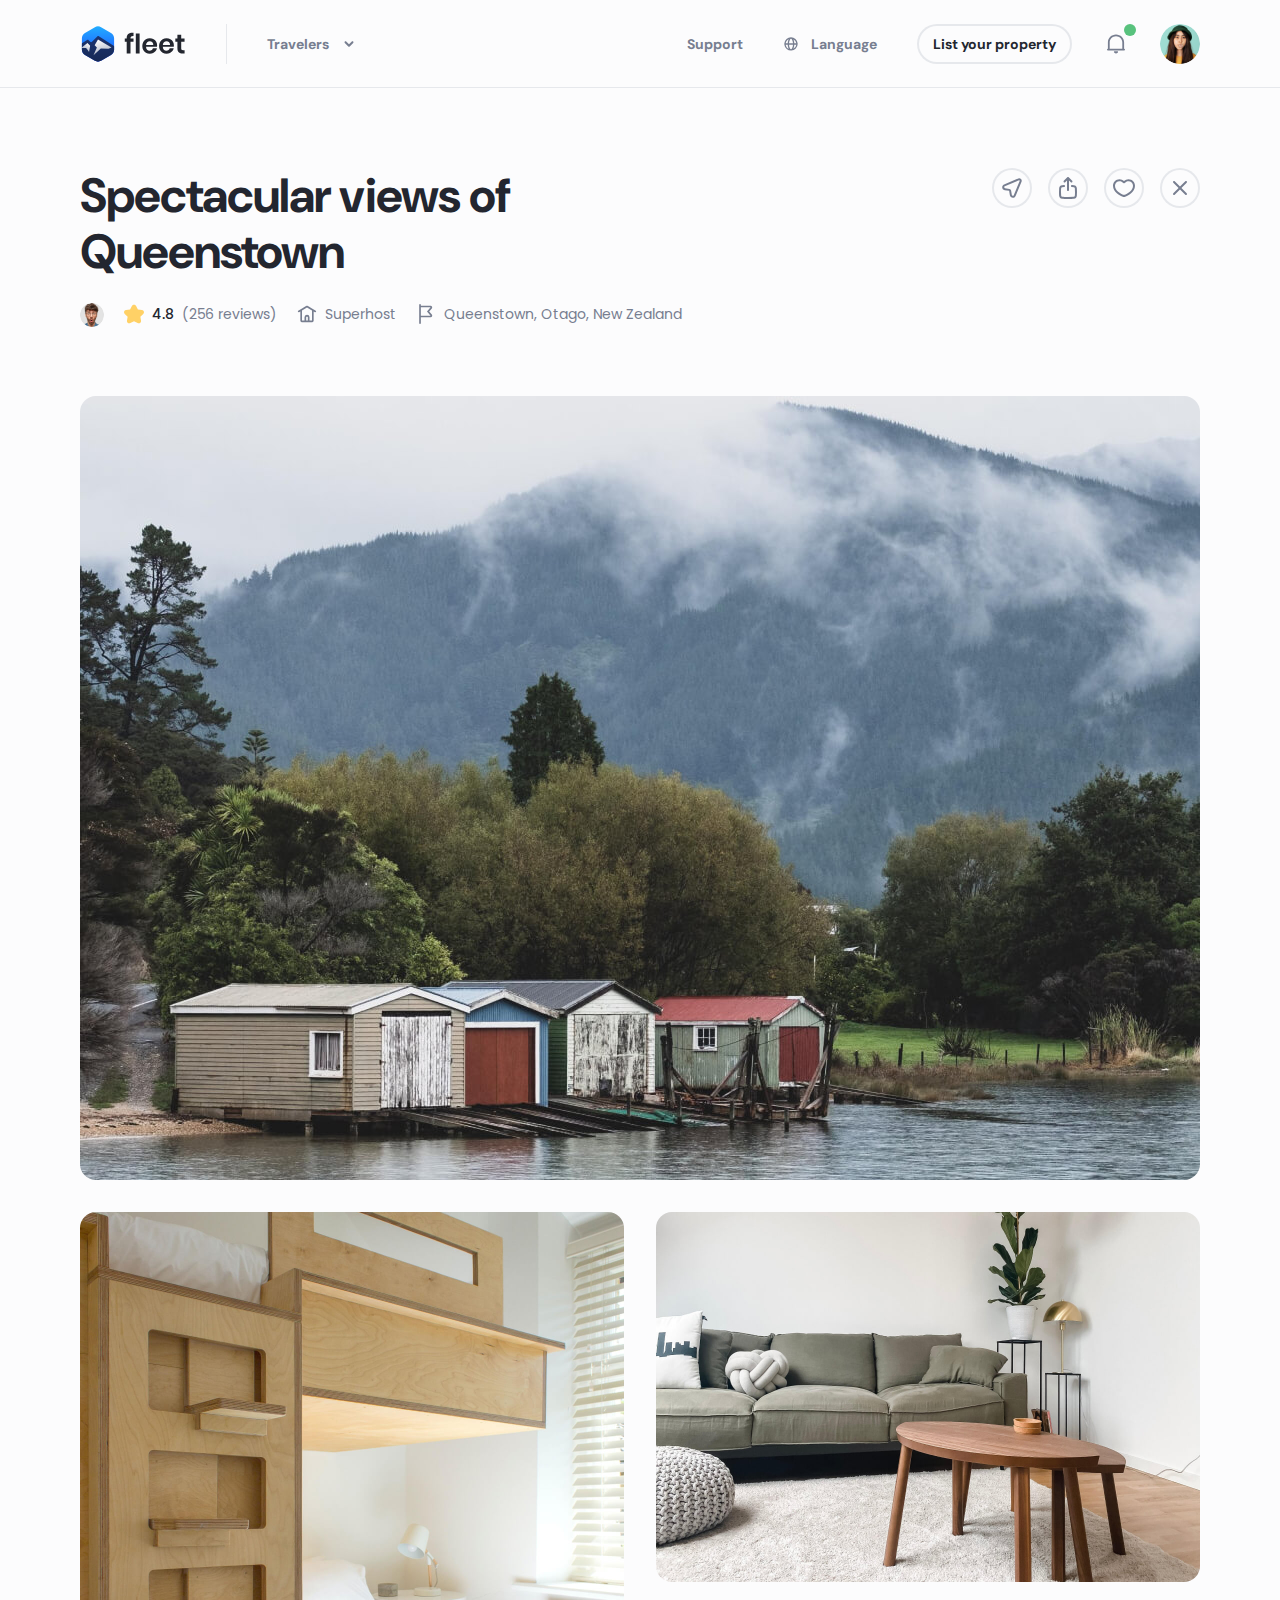
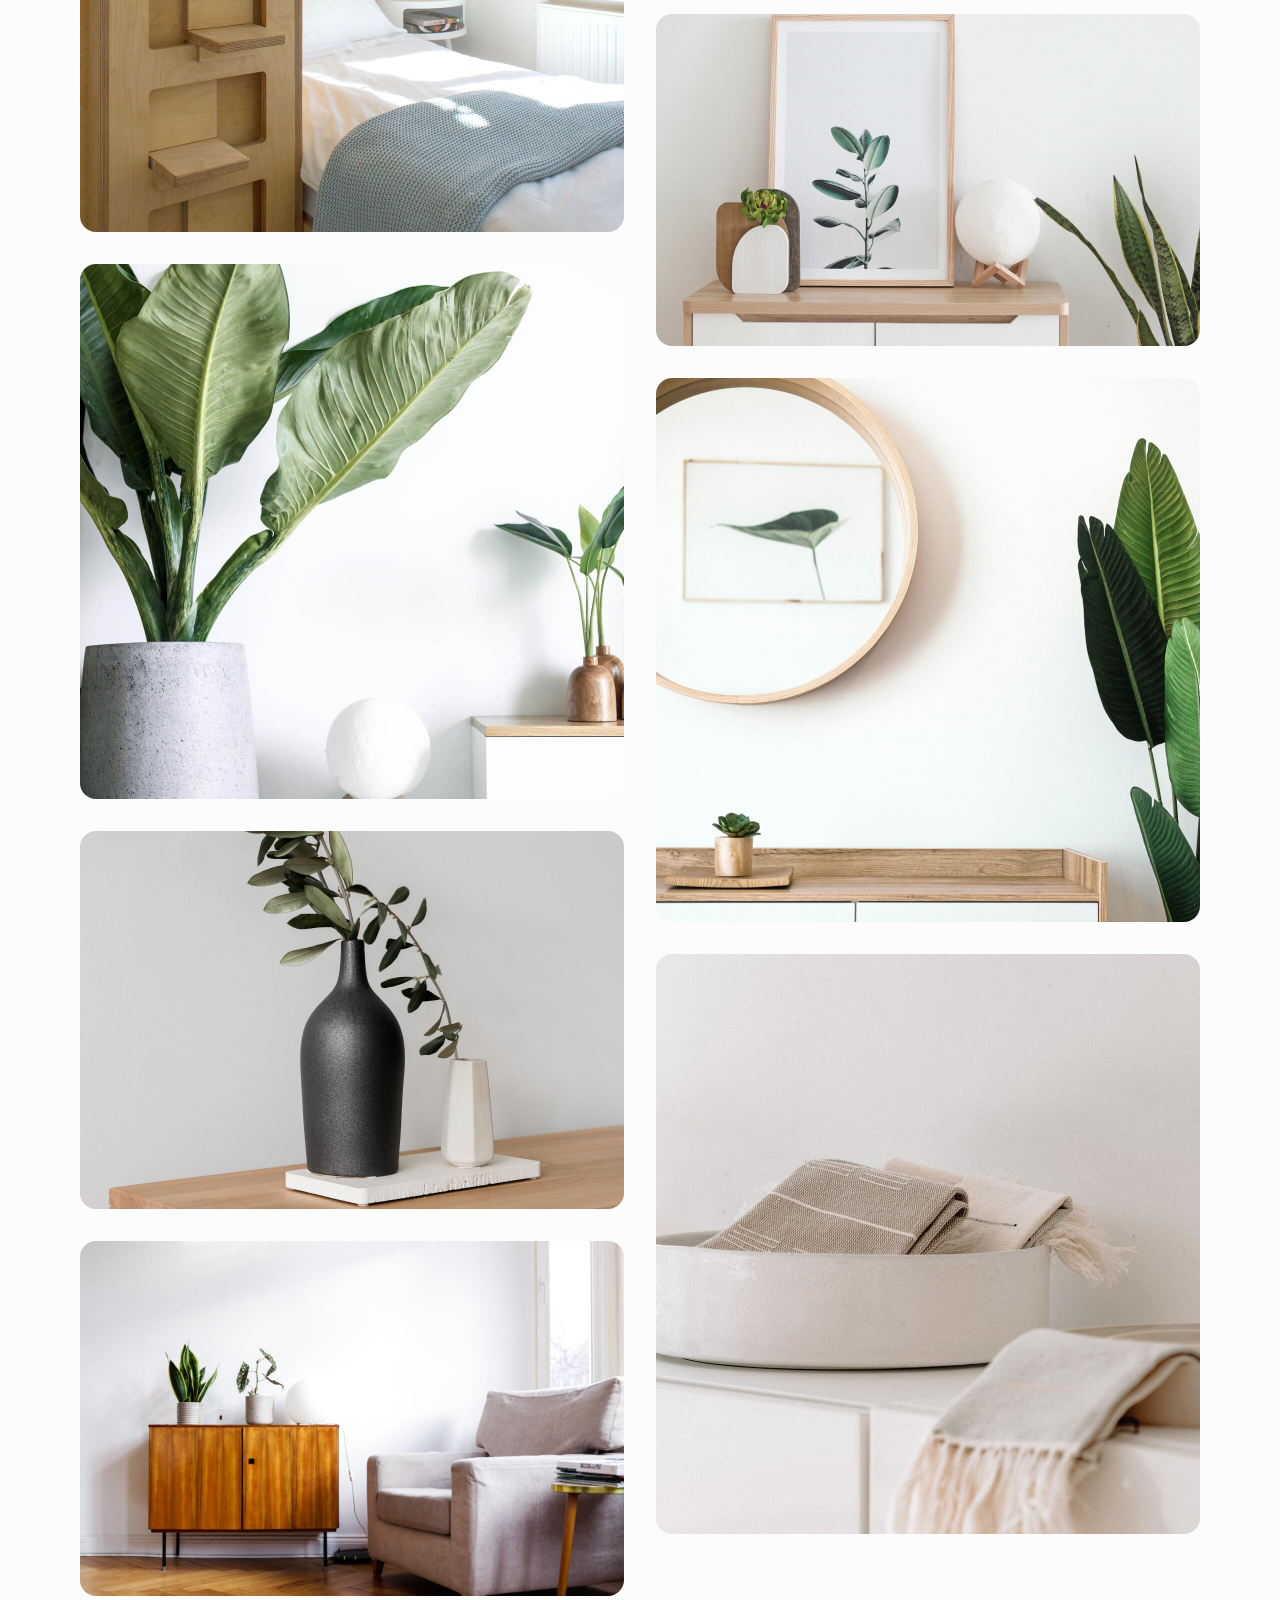
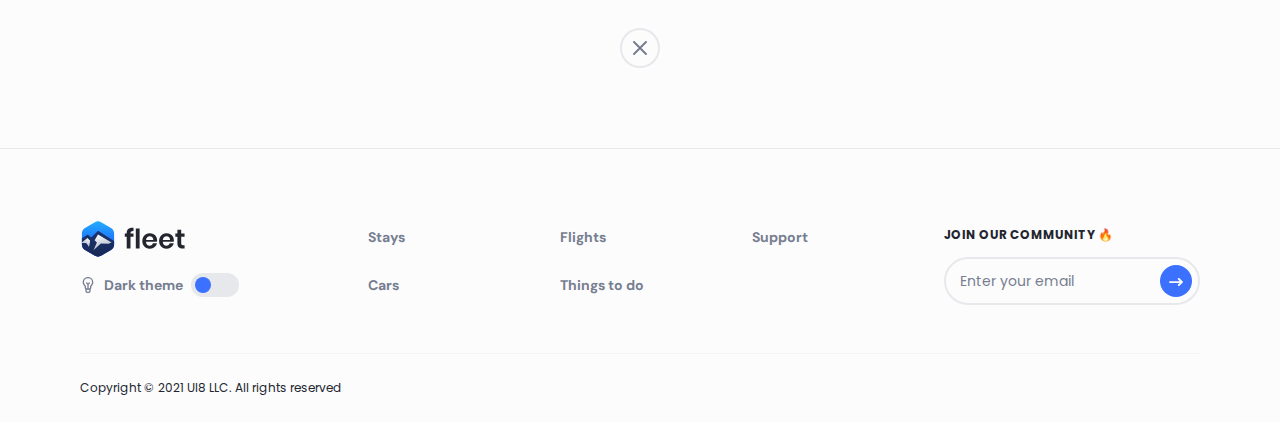
<file: full-photo-grid.html>
<!DOCTYPE html>
<html lang="en">
  <head>
    <meta charset="utf-8">
    <title>Fleet</title>
    <meta http-equiv="X-UA-Compatible" content="IE=Edge">
    <meta name="viewport" content="width=device-width, initial-scale=1, maximum-scale=1.0, user-scalable=no">
    <meta name="format-detection" content="telephone=no">
    <link rel="apple-touch-icon" sizes="180x180" href="img/apple-touch-icon.png">
    <link rel="icon" type="image/png" sizes="32x32" href="img/favicon-32x32.png">
    <link rel="icon" type="image/png" sizes="16x16" href="img/favicon-16x16.png">
    <link rel="manifest" href="img/site.webmanifest">
    <link rel="mask-icon" href="img/safari-pinned-tab.svg" color="#5bbad5">
    <meta name="msapplication-TileColor" content="#da532c">
    <meta name="theme-color" content="#ffffff">
    <meta name="description" content="Epic Travel Shopping Design Kit">
    <meta name="twitter:card" content="summary">
    <meta name="twitter:site" content="@ui8">
    <meta name="twitter:title" content="Fleet – Travel Shopping UI Kit">
    <meta name="twitter:description" content="Epic Travel Shopping Design Kit">
    <meta name="twitter:creator" content="@ui8">
    <meta name="twitter:image" content="https://ui8-fleet-html.herokuapp.com/img/twitter-card.jpg">
    <meta property="og:title" content="Fleet – Travel Shopping UI Kit">
    <meta property="og:type" content="Article">
    <meta property="og:url" content="https://ui8.net/ui8/products/fleet--travel-shopping-ui-design-kit">
    <meta property="og:image" content="https://ui8-fleet-html.herokuapp.com/img/fb-og-image.jpg">
    <meta property="og:description" content="Epic Travel Shopping Design Kit">
    <meta property="og:site_name" content="Fleet – Travel Shopping UI Kit">
    <meta property="fb:admins" content="132951670226590">
    <link rel="preconnect" href="https://fonts.gstatic.com">
    <link href="https://fonts.googleapis.com/css2?family=DM+Sans:wght@700&amp;family=Poppins:wght@400;500;600;700&amp;display=swap" rel="stylesheet">
    <link rel="stylesheet" media="all" href="css/app.min.css">
    <script>
      var viewportmeta = document.querySelector('meta[name="viewport"]');
      if (viewportmeta) {
        if (screen.width < 375) {
          var newScale = screen.width / 375;
          viewportmeta.content = 'width=375, minimum-scale=' + newScale + ', maximum-scale=1.0, user-scalable=no, initial-scale=' + newScale + '';
        } else {
          viewportmeta.content = 'width=device-width, maximum-scale=1.0, initial-scale=1.0';
        }
      }
    </script>
  </head>
  <body>
    <script>
      console.log(localStorage.getItem('darkMode'));
      if (localStorage.getItem('darkMode') === "on") {
        document.body.classList.add("dark");
        document.addEventListener("DOMContentLoaded", function() {
          document.querySelector('.js-theme input').checked = true;
        });
      }
    </script>
    <!-- outer-->
    <div class="outer">
      <!-- header-->
      <header class="header js-header header_border">
        <div class="header__center center"><a class="header__logo" href="index.html"><img class="some-icon" src="img/logo-dark.svg" alt="Fleet"><img class="some-icon-dark" src="img/logo-light.svg" alt="Fleet"></a>
          <div class="header__wrapper js-header-wrapper">
            <div class="header__item header__item_dropdown js-header-item">
              <button class="header__head js-header-head">Travelers
                <svg class="icon icon-arrow-down">
                  <use xlink:href="#icon-arrow-down"></use>
                </svg>
              </button>
              <div class="header__body js-header-body">
                <div class="header__menu"><a class="header__link active" href="index.html">
                    <svg class="icon icon-comment">
                      <use xlink:href="#icon-comment"></use>
                    </svg>Stays</a><a class="header__link" href="flights.html">
                    <svg class="icon icon-email">
                      <use xlink:href="#icon-email"></use>
                    </svg>Flights</a><a class="header__link" href="things-to-do.html">
                    <svg class="icon icon-home">
                      <use xlink:href="#icon-home"></use>
                    </svg>Things to do</a><a class="header__link" href="cars.html">
                    <svg class="icon icon-email">
                      <use xlink:href="#icon-email"></use>
                    </svg>Cars</a></div>
              </div>
            </div><a class="header__item" href="support.html">Support</a>
            <div class="header__item header__item_language js-header-item">
              <button class="header__head js-header-head">
                <svg class="icon icon-globe">
                  <use xlink:href="#icon-globe"></use>
                </svg>Language
              </button>
              <div class="header__body js-header-body">
                <div class="header__list"><a class="header__box active" href="#">
                    <div class="header__category">English</div>
                    <div class="header__country">United States</div></a><a class="header__box" href="#">
                    <div class="header__category">Vietnamese</div>
                    <div class="header__country">Vietnamese</div></a><a class="header__box" href="#">
                    <div class="header__category">Français</div>
                    <div class="header__country">Belgique</div></a><a class="header__box" href="#">
                    <div class="header__category">Français</div>
                    <div class="header__country">Canada</div></a></div>
              </div>
            </div><a class="button button-stroke button-small header__button" href="list-your-property.html">List your property</a>
          </div>
          <div class="header__item header__item_notification js-header-item">
            <button class="header__head js-header-head active">
              <svg class="icon icon-notification">
                <use xlink:href="#icon-notification"></use>
              </svg>
            </button>
            <div class="header__body js-header-body">
              <div class="header__title">Notification</div>
              <div class="header__notifications"><a class="header__notification" href="message-center.html">
                  <div class="header__avatar"><img src="img/content/avatar-1.jpg" alt="Avatar"></div>
                  <div class="header__details">
                    <div class="header__subtitle">Kohaku Tora</div>
                    <div class="header__content">just sent you a message</div>
                    <div class="header__date">1 minute ago</div>
                    <div class="header__status" style="background-color: #3B71FE;"></div>
                  </div></a><a class="header__notification" href="message-center.html">
                  <div class="header__avatar"><img src="img/content/avatar-1.jpg" alt="Avatar"></div>
                  <div class="header__details">
                    <div class="header__subtitle">Kohaku Tora</div>
                    <div class="header__content">just sent you a message</div>
                    <div class="header__date">3 hours ago</div>
                    <div class="header__status" style="background-color: #3B71FE;"></div>
                  </div></a></div>
            </div>
          </div><a class="header__login js-popup-open" href="#popup-login" data-effect="mfp-zoom-in">
            <svg class="icon icon-user">
              <use xlink:href="#icon-user"></use>
            </svg></a>
          <div class="header__item header__item_user js-header-item">
            <button class="header__head js-header-head"><img src="img/content/avatar-2.jpg" alt="Avatar"></button>
            <div class="header__body js-header-body">
              <div class="header__group">
                <div class="header__menu"><a class="header__link" href="message-center.html">
                    <svg class="icon icon-comment">
                      <use xlink:href="#icon-comment"></use>
                    </svg>Messages</a><a class="header__link" href="bookings-list.html">
                    <svg class="icon icon-home">
                      <use xlink:href="#icon-home"></use>
                    </svg>Bookings</a><a class="header__link" href="wishlists.html">
                    <svg class="icon icon-email">
                      <use xlink:href="#icon-email"></use>
                    </svg>Wishlists</a></div>
                <div class="header__menu"><a class="header__link" href="list-your-property.html">
                    <svg class="icon icon-building">
                      <use xlink:href="#icon-building"></use>
                    </svg>List your property</a><a class="header__link" href="host-an-experience.html">
                    <svg class="icon icon-flag">
                      <use xlink:href="#icon-flag"></use>
                    </svg>Host an experience</a></div>
              </div>
              <div class="header__btns"><a class="button button-small header__button" href="account-setting.html">Account</a>
                <button class="button-stroke button-small header__button">Log out</button>
              </div>
            </div>
          </div>
          <button class="header__burger js-header-burger"></button>
        </div>
      </header>
      <!-- outer content-->
      <div class="outer__inner">
        <div class="section-mb80 product product_photo">
          <div class="product__center center">
            <div class="product__head">
              <div class="product__box">
                <h2 class="product__title h2">Spectacular views of Queenstown</h2>
                <div class="product__line">
                  <div class="product__avatar"><img src="img/content/avatar-1.jpg" alt="Avatar"></div>
                  <div class="product__rating">
                    <svg class="icon icon-star">
                      <use xlink:href="#icon-star"></use>
                    </svg>
                    <div class="product__number">4.8</div>
                    <div class="product__reviews">(256 reviews)</div>
                  </div>
                  <div class="product__options">
                    <div class="product__option">
                      <svg class="icon icon-home">
                        <use xlink:href="#icon-home"></use>
                      </svg>Superhost
                    </div>
                    <div class="product__option">
                      <svg class="icon icon-flag">
                        <use xlink:href="#icon-flag"></use>
                      </svg>Queenstown, Otago, New Zealand
                    </div>
                  </div>
                </div>
              </div>
              <div class="actions js-actions">
                <div class="actions__list">
                  <div class="actions__item actions__item_map js-actions-item">
                    <button class="button-circle-stroke button-small actions__button js-actions-button">
                      <svg class="icon icon-location">
                        <use xlink:href="#icon-location"></use>
                      </svg>
                    </button>
                    <div class="actions__body js-actions-body">
                      <iframe src="https://www.google.com/maps/embed?pb=!1m18!1m12!1m3!1d63817.0803287881!2d168.63234961382247!3d-45.04173987887954!2m3!1f0!2f0!3f0!3m2!1i1024!2i768!4f13.1!3m3!1m2!1s0xa9d51df1d7a8de5f%3A0x500ef868479a600!2z0JrRg9C40L3RgdGC0LDRg9C9LCDQndC-0LLQsNGPINCX0LXQu9Cw0L3QtNC40Y8!5e0!3m2!1sru!2sua!4v1624887132616!5m2!1sru!2sua" width="600" height="450"></iframe>
                    </div>
                  </div>
                  <div class="actions__item actions__item_share js-actions-item">
                    <button class="button-circle-stroke button-small actions__button js-actions-button">
                      <svg class="icon icon-share">
                        <use xlink:href="#icon-share"></use>
                      </svg>
                    </button>
                    <div class="actions__body js-actions-body">
                      <div class="actions__title">Share link to this page</div>
                      <div class="actions__list share-btn" data-url="https://ui8.net"><a class="actions__link btn-twitter" data-id="tw"><span>
                            <svg class="icon icon-twitter">
                              <use xlink:href="#icon-twitter"></use>
                            </svg></span></a><a class="actions__link btn-facebook" data-id="fb"><span>
                            <svg class="icon icon-facebook">
                              <use xlink:href="#icon-facebook"></use>
                            </svg></span></a></div>
                    </div>
                  </div>
                  <div class="actions__item">
                    <button class="button-circle-stroke button-small actions__favorite js-actions-favorite">
                      <svg class="icon icon-heart">
                        <use xlink:href="#icon-heart"></use>
                      </svg>
                      <svg class="icon icon-heart-fill">
                        <use xlink:href="#icon-heart-fill"></use>
                      </svg>
                    </button>
                  </div>
                  <div class="actions__item"><a class="button-circle-stroke button-small actions__button" href="stays-category.html">
                      <svg class="icon icon-close">
                        <use xlink:href="#icon-close"></use>
                      </svg></a></div>
                </div>
              </div>
            </div>
            <div class="product__grid">
              <div class="product__photo"><img src="img/content/photo-2.1.jpg" alt="Nature"></div>
              <div class="product__photo"><img src="img/content/photo-2.2.jpg" alt="Nature"></div>
              <div class="product__photo"><img src="img/content/photo-2.3.jpg" alt="Nature"></div>
              <div class="product__photo"><img src="img/content/photo-2.4.jpg" alt="Nature"></div>
              <div class="product__photo"><img src="img/content/photo-2.5.jpg" alt="Nature"></div>
              <div class="product__photo"><img src="img/content/photo-2.6.jpg" alt="Nature"></div>
              <div class="product__photo"><img src="img/content/photo-2.7.jpg" alt="Nature"></div>
              <div class="product__photo"><img src="img/content/photo-2.8.jpg" alt="Nature"></div>
              <div class="product__photo"><img src="img/content/photo-2.9.jpg" alt="Nature"></div>
            </div>
            <div class="product__foot"><a class="button-circle-stroke button-small product__button" href="stays-product.html">
                <svg class="icon icon-close">
                  <use xlink:href="#icon-close"></use>
                </svg></a></div>
          </div>
        </div>
      </div>
      <!-- footer-->
      <footer class="footer">
        <div class="footer__center center">
          <div class="footer__row">
            <div class="footer__col"><a class="footer__logo" href="index.html"><img class="some-icon" src="img/logo-dark.svg" alt="Fleet"><img class="some-icon-dark" src="img/logo-light.svg" alt="Fleet"></a>
              <div class="footer__theme">
                <svg class="icon icon-bulb">
                  <use xlink:href="#icon-bulb"></use>
                </svg>Dark theme
                <label class="theme js-theme">
                  <input class="theme__input" type="checkbox"/><span class="theme__inner"><span class="theme__box"></span></span>
                </label>
              </div>
            </div>
            <div class="footer__col">
              <div class="footer__menu"><a class="footer__link" href="index.html">Stays</a><a class="footer__link" href="flights.html">Flights</a><a class="footer__link" href="support.html">Support</a><a class="footer__link" href="cars.html">Cars</a><a class="footer__link" href="things-to-do.html">Things to do</a></div>
            </div>
            <div class="footer__col">
              <div class="footer__info">Join our community 🔥</div>
              <form class="subscription">
                <input class="subscription__input" type="email" name="email" placeholder="Enter your email" required="required"/>
                <button class="subscription__btn">
                  <svg class="icon icon-arrow-next">
                    <use xlink:href="#icon-arrow-next"></use>
                  </svg>
                </button>
              </form>
            </div>
          </div>
          <div class="footer__bottom">
            <div class="footer__copyright">Copyright © 2021 UI8 LLC. All rights reserved</div>
          </div>
        </div>
      </footer>
    </div>
    <div class="popup popup_login mfp-hide" id="popup-login">
      <div class="login">
        <div class="login__item">
          <div class="login__title h3">Sign up on Fleet</div>
          <div class="login__info">Use Your OpenID to Sign up</div>
          <div class="login__btns">
            <button class="button login__button">
              <svg class="icon icon-google">
                <use xlink:href="#icon-google"></use>
              </svg><span>Google</span>
            </button>
            <button class="button-black login__button">
              <svg class="icon icon-apple">
                <use xlink:href="#icon-apple"></use>
              </svg><span>Apple</span>
            </button>
          </div>
          <div class="login__note">Or continue with email</div>
          <div class="subscription">
            <input class="subscription__input" type="email" name="email" placeholder="Enter your email" required>
            <button class="subscription__btn">
              <svg class="icon icon-arrow-next">
                <use xlink:href="#icon-arrow-next"></use>
              </svg>
            </button>
          </div>
          <div class="login__foot">Already have an account? <a class="login__link" href="#">Login</a></div>
        </div>
        <div class="login__item">
          <div class="login__title h3">Sign in</div>
          <div class="login__form">
            <div class="field field_view">
              <div class="field__wrap">
                <input class="field__input" type="password" name="password" placeholder="Password" required>
                <button class="field__view">
                  <svg class="icon icon-eye">
                    <use xlink:href="#icon-eye"></use>
                  </svg>
                </button>
              </div>
            </div>
            <button class="button login__button">Login</button>
          </div>
          <div class="login__foot"><a class="login__password" href="#">Forgot password?</a></div>
        </div>
        <div class="login__item">
          <div class="login__title h3">Let’s confirm it’s really you</div>
          <div class="login__info">Help us secure your account. Please complete the verifications below</div>
          <div class="login__form">
            <div class="login__variants">
              <label class="radio">
                <input class="radio__input" type="radio" name="login" checked="checked"/><span class="radio__inner"><span class="radio__tick"></span><span class="radio__text">Get the code by text message (SM) at +1 234 567 890</span></span>
              </label>
              <label class="radio">
                <input class="radio__input" type="radio" name="login"/><span class="radio__inner"><span class="radio__tick"></span><span class="radio__text">Get the code by email at tranm••••••••••••@gm•••.com</span></span>
              </label>
            </div>
            <button class="button login__button">Continue</button>
          </div>
        </div>
        <div class="login__item">
          <div class="login__title h3">Enter your security code</div>
          <div class="login__info">We texted your code to +1 234 567 890</div>
          <div class="login__form">
            <div class="login__code">
              <div class="login__number">
                <input type="tel">
              </div>
              <div class="login__number">
                <input type="tel">
              </div>
              <div class="login__number">
                <input type="tel">
              </div>
              <div class="login__number">
                <input type="tel">
              </div>
            </div>
          </div>
        </div>
      </div>
    </div>
    <!-- scripts-->
    <script src="js/lib/jquery.min.js"></script>
    <script src="js/lib/slick.min.js"></script>
    <script src="js/lib/jquery.nice-select.min.js"></script>
    <script src="js/lib/share-buttons.js"></script>
    <script src="js/lib/jquery.fancybox.min.js"></script>
    <script src="js/lib/jquery.rateyo.min.js"></script>
    <script src="js/lib/nouislider.min.js"></script>
    <script src="js/lib/wNumb.js"></script>
    <script src="js/lib/jquery.magnific-popup.min.js"></script>
    <script src="js/lib/moment.min.js"></script>
    <script src="js/lib/jquery.daterangepicker.min.js"></script>
    <script src="js/lib/simpleParallax.min.js"></script>
    <script src="js/demo.js"></script>
    <script src="js/app.js"></script>
    <!-- svg sprite-->
    <div style="display: none"><svg width="0" height="0">
<symbol xmlns="http://www.w3.org/2000/svg" viewBox="0 0 16 16" id="icon-arrow-down">
<path d="M10.805 6.362c-.26-.26-.682-.26-.943 0L8 8.224 6.138 6.362c-.26-.26-.682-.26-.943 0s-.26.682 0 .943l2.333 2.333c.26.26.682.26.943 0l2.333-2.333c.26-.26.26-.682 0-.943z"></path>
</symbol>
<symbol xmlns="http://www.w3.org/2000/svg" viewBox="0 0 16 16" id="icon-arrow-bottom">
<path d="M15.039 3.961c-.653-.653-1.713-.653-2.366 0L8 8.634 3.327 3.961c-.653-.653-1.713-.653-2.366 0s-.653 1.713 0 2.366l5.856 5.856c.653.653 1.713.653 2.366 0l5.856-5.856c.653-.653.653-1.713 0-2.366z"></path>
</symbol>
<symbol xmlns="http://www.w3.org/2000/svg" viewBox="0 0 16 16" id="icon-arrow-left">
<path d="M12.207.521a1.78 1.78 0 0 1 0 2.514L7.242 8l4.965 4.965a1.78 1.78 0 0 1 0 2.514 1.78 1.78 0 0 1-2.514 0L3.471 9.257a1.78 1.78 0 0 1 0-2.514L9.693.521a1.78 1.78 0 0 1 2.514 0z"></path>
</symbol>
<symbol xmlns="http://www.w3.org/2000/svg" viewBox="0 0 16 16" id="icon-arrow-right">
<path d="M6.528 5.195c-.26.26-.26.682 0 .943L8.39 8 6.528 9.862c-.26.26-.26.682 0 .943s.682.26.943 0l2.333-2.333c.26-.26.26-.682 0-.943L7.471 5.195c-.26-.26-.682-.26-.943 0z"></path>
</symbol>
<symbol xmlns="http://www.w3.org/2000/svg" viewBox="0 0 16 16" id="icon-email">
<path d="M13.334 2a2 2 0 0 1 1.995 1.851l.005.149v8a2 2 0 0 1-1.851 1.995l-.149.005H2.667a2 2 0 0 1-1.995-1.851L.667 12V4a2 2 0 0 1 1.851-1.995L2.667 2h10.667zm0 1.333H2.667C2.299 3.333 2 3.632 2 4v8c0 .368.298.667.667.667h10.667c.368 0 .667-.298.667-.667V4c0-.368-.298-.667-.667-.667zm-.821 1.573c.236.283.198.703-.085.939L9.281 8.468a2 2 0 0 1-2.561 0L3.574 5.845c-.283-.236-.321-.656-.085-.939s.656-.321.939-.085l3.146 2.622c.247.206.606.206.854 0l3.146-2.622c.283-.236.703-.197.939.085z"></path>
</symbol>
<symbol xmlns="http://www.w3.org/2000/svg" viewBox="0 0 16 16" id="icon-comment">
<path d="M8 1.413c1.643 0 3.124.162 4.203.326 1.127.171 2.019.997 2.213 2.12a17.13 17.13 0 0 1 .25 2.887 17.13 17.13 0 0 1-.25 2.887c-.193 1.123-1.086 1.949-2.213 2.12a28.6 28.6 0 0 1-3.787.323l-4.077 2.409a.67.67 0 0 1-1.006-.574v-2.269c-.902-.3-1.584-1.045-1.75-2.009-.135-.783-.25-1.777-.25-2.887s.115-2.104.25-2.887c.193-1.123 1.086-1.949 2.213-2.12 1.08-.164 2.561-.326 4.203-.326zm0 1.333a27.01 27.01 0 0 0-4.003.311c-.596.091-1.01.506-1.099 1.028a15.8 15.8 0 0 0-.231 2.661 15.8 15.8 0 0 0 .231 2.661c.078.453.395.817.856.97l.913.303v2.063l3.375-1.994.353-.006a27.26 27.26 0 0 0 3.609-.308c.596-.091 1.01-.506 1.099-1.028.125-.724.231-1.641.231-2.661s-.106-1.937-.231-2.661c-.09-.522-.504-.938-1.099-1.028A27.01 27.01 0 0 0 8 2.746zm-.667 4.667c.368 0 .667.298.667.667s-.298.667-.667.667h0-2.667C4.298 8.746 4 8.448 4 8.08s.298-.667.667-.667h0zm4-2.667c.368 0 .667.298.667.667s-.298.667-.667.667h0-6.667C4.298 6.08 4 5.781 4 5.413s.298-.667.667-.667h0z"></path>
</symbol>
<symbol xmlns="http://www.w3.org/2000/svg" viewBox="0 0 16 16" id="icon-home">
<path d="M8.287 1.411c.09.02.177.053.278.102l.086.044.318.184.132.079 2.561 1.543 3.348 2.009c.316.189.418.599.229.915-.17.284-.519.396-.817.277l-.097-.048-.99-.594v6.751c-.001.619-.013.951-.145 1.211-.128.251-.332.455-.583.583-.233.119-.526.141-1.033.144H10v.001H6v-.001H4.428c-.508-.004-.8-.026-1.033-.144-.251-.128-.455-.332-.583-.583-.119-.233-.141-.526-.144-1.033l-.001-6.928-.99.594c-.316.189-.725.087-.915-.229-.17-.284-.105-.644.14-.852l.088-.063 3.344-2.006L6.899 1.82l.451-.263.084-.043c.101-.049.189-.082.279-.102.189-.042.385-.042.574 0zM8 2.721l-.006.003-2.973 1.784L4 5.123l.001 7.651.008.399.005.071.002.018.018.002a6.48 6.48 0 0 0 .469.013H6V10.61a2 2 0 0 1 3.995-.149l.005.149v2.666h1.498l.399-.008.071-.005.018-.002.002-.018c.011-.133.013-.311.014-.608V5.123l-1.025-.618-2.969-1.781L8 2.721zm0 7.223c-.368 0-.667.298-.667.667l-.001 2.666h1.333l.001-2.666c0-.368-.298-.667-.667-.667z"></path>
</symbol>
<symbol xmlns="http://www.w3.org/2000/svg" viewBox="0 0 16 16" id="icon-home-fill">
<path d="M13.333 12.534V5.978l.99.594c.316.189.725.087.915-.229s.087-.725-.229-.915L11.661 3.42 9.1 1.877h0l-.45-.263-.086-.044c-.101-.049-.188-.082-.278-.102-.189-.042-.385-.042-.574 0-.09.02-.178.053-.279.102l-.084.043-.451.263h0L4.334 3.422.99 5.429c-.316.189-.418.599-.229.915s.599.418.915.229l.99-.594v6.556c0 .747 0 1.12.145 1.405.128.251.332.455.583.583.285.145.659.145 1.405.145h1.2v-4a2 2 0 0 1 4 0v4h1.2c.747 0 1.12 0 1.405-.145.251-.128.455-.332.583-.583.145-.285.145-.659.145-1.405z"></path>
</symbol>
<symbol xmlns="http://www.w3.org/2000/svg" viewBox="0 0 16 16" id="icon-globe">
<path d="M8 1.334a6.67 6.67 0 0 1 6.631 5.971l.003.029.033.667a6.67 6.67 0 0 1-13.3.667l-.033-.667c0-.225.011-.447.033-.667h0a6.67 6.67 0 0 1 6.634-6zm1.982 7.334H6.018c.077 1.396.391 2.599.817 3.451.532 1.065 1.021 1.216 1.164 1.216s.632-.151 1.164-1.216c.426-.852.74-2.055.817-3.451zm-5.299 0H2.708c.228 1.831 1.385 3.374 2.983 4.142-.556-1.068-.927-2.52-1.008-4.142zm8.609 0h-1.975c-.081 1.622-.452 3.074-1.009 4.142a5.34 5.34 0 0 0 2.984-4.143zm-7.6-5.476l-.143.071c-1.525.79-2.62 2.295-2.841 4.071h1.975c.08-1.623.452-3.074 1.008-4.143zM8 2.667c-.143 0-.632.151-1.164 1.216-.426.852-.74 2.055-.817 3.452h3.964c-.077-1.396-.391-2.6-.817-3.452-.501-1.002-.963-1.195-1.136-1.214L8 2.667h0zm2.308.524l.049.095c.53 1.059.882 2.473.96 4.048h1.975a5.34 5.34 0 0 0-2.984-4.143z"></path>
</symbol>
<symbol xmlns="http://www.w3.org/2000/svg" viewBox="0 0 16 16" id="icon-bell">
<path d="M8.833 12.861c.368 0 .679.313.516.643-.072.146-.169.281-.289.398-.281.276-.663.431-1.061.431s-.779-.155-1.061-.431a1.47 1.47 0 0 1-.289-.398c-.163-.33.148-.643.516-.643h1.667zM8 1.667c2.982 0 5.4 2.382 5.4 5.321v4.106h.011a.59.59 0 0 1 .589.589.59.59 0 0 1-.589.589H2.589A.59.59 0 0 1 2 11.683a.59.59 0 0 1 .589-.589H2.6V6.988c0-2.939 2.418-5.321 5.4-5.321zm0 1.178c-2.32 0-4.2 1.855-4.2 4.142v4.106h8.4V6.988c0-2.288-1.88-4.142-4.2-4.142z"></path>
</symbol>
<symbol xmlns="http://www.w3.org/2000/svg" viewBox="0 0 16 16" id="icon-flag">
<path d="M3.22 0c.368 0 .667.298.667.667v.666h7.768c1.097 0 1.707 1.239 1.089 2.103l-.077.098L10.553 6l2.113 2.466c.714.833.17 2.103-.888 2.196l-.124.005-7.768-.001v4.667c0 .368-.298.667-.667.667s-.667-.298-.667-.667V.667c0-.368.298-.667.667-.667zm8.434 2.667H3.886v6.667h7.768L8.797 6l2.857-3.333z"></path>
</symbol>
<symbol xmlns="http://www.w3.org/2000/svg" viewBox="0 0 16 16" id="icon-building">
<path d="M7.333 1.333a2 2 0 0 1 2 2v3.333h3.333a2 2 0 0 1 1.995 1.851l.005.149v4a2 2 0 0 1-1.851 1.995l-.149.005H3.333a2 2 0 0 1-2-2V3.333a2 2 0 0 1 2-2h4zm0 1.333h-4c-.335 0-.612.247-.659.568l-.007.099v9.333c0 .335.247.612.568.659l.099.007H4v-.667c0-.335.247-.612.568-.659L4.666 12H6c.335 0 .612.247.659.568l.007.099v.667H8v-10c0-.368-.298-.667-.667-.667zM12.666 8H9.333v5.333h3.333c.368 0 .667-.298.667-.667v-4c0-.368-.298-.667-.667-.667zm-1.333 3.333c.368 0 .667.298.667.667s-.298.667-.667.667-.667-.298-.667-.667.298-.667.667-.667zm0-2c.368 0 .667.298.667.667s-.298.667-.667.667-.667-.298-.667-.667.298-.667.667-.667zM6 9.333c.368 0 .667.298.667.667s-.298.667-.667.667h0-1.333C4.298 10.666 4 10.368 4 10s.298-.667.667-.667h0zm0-2.667c.368 0 .667.298.667.667S6.368 8 6 8H4.666C4.298 8 4 7.701 4 7.333s.298-.667.667-.667H6zM6 4c.368 0 .667.298.667.667s-.298.667-.667.667H4.666c-.368 0-.667-.298-.667-.667S4.298 4 4.666 4H6z"></path>
</symbol>
<symbol xmlns="http://www.w3.org/2000/svg" viewBox="0 0 16 16" id="icon-arrow-next">
<path d="M10.39 3.765c.464-.375 1.187-.349 1.615.057l3.692 3.5a.91.91 0 0 1 0 1.357l-3.692 3.5c-.428.406-1.151.431-1.615.057s-.493-1.007-.065-1.413L12.247 9H1.143C.512 9 0 8.552 0 8s.512-1 1.143-1h11.104l-1.922-1.822c-.428-.406-.399-1.038.065-1.413z"></path>
</symbol>
<symbol xmlns="http://www.w3.org/2000/svg" viewBox="0 0 16 16" id="icon-arrow-prev">
<path d="M5.61 12.235c-.464.375-1.187.349-1.615-.057l-3.692-3.5a.91.91 0 0 1 0-1.357l3.692-3.5c.428-.406 1.151-.431 1.615-.057s.493 1.007.065 1.413L3.753 7h11.104C15.488 7 16 7.448 16 8s-.512 1-1.143 1H3.753l1.922 1.822c.428.406.399 1.038-.065 1.413z"></path>
</symbol>
<symbol xmlns="http://www.w3.org/2000/svg" viewBox="0 0 16 16" id="icon-notification">
<path d="M8.833 12.861c.368 0 .679.313.516.643-.072.146-.169.281-.289.398-.281.276-.663.431-1.061.431s-.779-.155-1.061-.431a1.47 1.47 0 0 1-.289-.398c-.163-.33.148-.643.516-.643h1.667zM8 1.667c2.982 0 5.4 2.382 5.4 5.321v4.106h.011a.59.59 0 0 1 .589.589.59.59 0 0 1-.589.589H2.589A.59.59 0 0 1 2 11.683a.59.59 0 0 1 .589-.589H2.6V6.988c0-2.939 2.418-5.321 5.4-5.321zm0 1.178c-2.32 0-4.2 1.855-4.2 4.142v4.106h8.4V6.988c0-2.288-1.88-4.142-4.2-4.142z"></path>
</symbol>
<symbol xmlns="http://www.w3.org/2000/svg" viewBox="0 0 16 16" id="icon-bulb">
<path d="M7.999 0c2.946 0 5.333 2.388 5.333 5.333 0 1.684-.781 3.186-2 4.164v1.17c0 .591-.256 1.122-.663 1.488L10.668 14a2 2 0 0 1-2 2H7.335a2 2 0 0 1-2-2v-1.841c-.41-.366-.668-.899-.668-1.492v-1.17c-1.219-.977-2-2.479-2-4.164C2.666 2.388 5.054 0 7.999 0zm1.335 12.667l-2.667-.001V14c0 .368.298.667.667.667h1.333c.368 0 .667-.298.667-.667v-1.333h0zM7.999 1.333a4 4 0 0 0-4 4A3.99 3.99 0 0 0 5.5 8.457l.499.4v1.81c0 .368.298.667.667.667h.668V7.609L6.196 6.471c-.26-.26-.26-.682 0-.943s.682-.26.943 0h0L8 6.39l.862-.862c.26-.26.682-.26.943 0s.26.682 0 .943h0L8.667 7.609v3.724h.666c.368 0 .667-.298.667-.667v-1.81l.499-.4a3.99 3.99 0 0 0 1.501-3.123 4 4 0 0 0-4-4z"></path>
</symbol>
<symbol xmlns="http://www.w3.org/2000/svg" viewBox="0 0 16 16" id="icon-coin">
<path d="M8 1.334a6.67 6.67 0 0 1 6.667 6.667A6.67 6.67 0 0 1 8 14.667a6.67 6.67 0 0 1-6.667-6.667A6.67 6.67 0 0 1 8 1.334zm0 1.333c-2.946 0-5.333 2.388-5.333 5.333S5.054 13.334 8 13.334s5.333-2.388 5.333-5.333S10.945 2.667 8 2.667zm0 1.333c.368 0 .667.298.667.667a2 2 0 0 1 2 2c0 .368-.298.667-.667.667s-.667-.298-.667-.667-.298-.667-.667-.667H7.162c-.274 0-.496.222-.496.496 0 .213.137.403.339.47l2.411.804a1.83 1.83 0 0 1-.578 3.564h-.171c0 .368-.298.667-.667.667s-.667-.298-.667-.667a2 2 0 0 1-2-2c0-.368.298-.667.667-.667s.667.298.667.667.298.667.667.667h1.504c.274 0 .496-.222.496-.496 0-.213-.136-.403-.339-.47l-2.411-.804a1.83 1.83 0 0 1 .578-3.564h.171c0-.368.298-.667.667-.667z"></path>
</symbol>
<symbol xmlns="http://www.w3.org/2000/svg" viewBox="0 0 16 16" id="icon-star">
<path d="M9.69 1.529l1.442 2.838 3.238.457c1.517.214 2.211 2.086 1.041 3.192l-2.326 2.198.547 3.098c.28 1.587-1.404 2.653-2.73 1.977L8 13.809l-2.903 1.481c-1.328.678-3.011-.391-2.731-1.976l.547-3.098L.588 8.017C-.582 6.91.114 5.038 1.628 4.824l3.239-.457L6.31 1.529c.697-1.371 2.683-1.372 3.38 0z"></path>
</symbol>
<symbol xmlns="http://www.w3.org/2000/svg" viewBox="0 0 16 16" id="icon-play">
<path d="M1.509 2.463c0-1.71 1.876-2.755 3.33-1.855l8.945 5.538c1.378.853 1.378 2.857 0 3.711l-8.945 5.538c-1.454.899-3.33-.147-3.33-1.856V2.463z"></path>
</symbol>
<symbol xmlns="http://www.w3.org/2000/svg" viewBox="0 0 16 16" id="icon-modem">
<path d="M11.333 1.333c.368 0 .667.298.667.667h0v5.333h.667a2 2 0 0 1 1.995 1.851l.005.149V12a2 2 0 0 1-1.851 1.995l-.149.005-.007.099c-.048.321-.325.568-.659.568-.368 0-.667-.298-.667-.667h0-6.667c0 .368-.298.667-.667.667s-.667-.298-.667-.667h0a2 2 0 0 1-1.995-1.851L1.334 12V9.333a2 2 0 0 1 1.851-1.995l.149-.005H4V4.666C4 4.298 4.299 4 4.667 4s.667.298.667.667h0v2.667h5.333V2c0-.368.298-.667.667-.667zm1.334 7.333H3.334c-.368 0-.667.298-.667.667V12c0 .368.298.667.667.667h9.333c.368 0 .667-.298.667-.667V9.333c0-.368-.298-.667-.667-.667zM4.667 10c.368 0 .667.298.667.667s-.298.667-.667.667S4 11.035 4 10.666 4.299 10 4.667 10zm6.667 0c.368 0 .667.298.667.667s-.298.667-.667.667h0-4c-.368 0-.667-.298-.667-.667S6.965 10 7.333 10h0z"></path>
</symbol>
<symbol xmlns="http://www.w3.org/2000/svg" viewBox="0 0 16 16" id="icon-burger">
<path d="M10.001 2a4.67 4.67 0 0 1 4.667 4.667 1.99 1.99 0 0 1-.257.982c.555.355.923.977.923 1.685a2 2 0 0 1-.923 1.685c.164.289.257.624.257.981a2 2 0 0 1-2 2H3.334a2 2 0 0 1-2-2 1.99 1.99 0 0 1 .257-.981c-.556-.354-.925-.977-.925-1.686a2 2 0 0 1 .925-1.687c-.163-.289-.257-.624-.257-.98A4.67 4.67 0 0 1 6.001 2h4zm2.667 9.333H3.334c-.368 0-.667.299-.667.667 0 .335.247.612.568.659l.099.007h9.333c.368 0 .667-.299.667-.667s-.299-.667-.667-.667zm.665-2.667H2.666c-.368 0-.667.298-.667.667s.298.667.667.667h10.667c.368 0 .667-.298.667-.667s-.298-.667-.667-.667zm-3.332-5.333h-4c-1.841 0-3.333 1.492-3.333 3.333 0 .335.247.612.568.659l.099.007h9.333c.368 0 .667-.298.667-.667 0-1.841-1.492-3.333-3.333-3.333zM5.333 4.667c.368 0 .667.298.667.667S5.701 6 5.333 6s-.667-.298-.667-.667.298-.667.667-.667zm2.667 0c.368 0 .667.298.667.667S8.368 6 7.999 6s-.667-.298-.667-.667.298-.667.667-.667zm2.667 0c.368 0 .667.298.667.667S11.034 6 10.666 6s-.667-.298-.667-.667.298-.667.667-.667z"></path>
</symbol>
<symbol xmlns="http://www.w3.org/2000/svg" viewBox="0 0 16 16" id="icon-check">
<path d="M15.665 2.668c.446.446.446 1.17 0 1.616l-9.143 9.143c-.446.446-1.17.446-1.616 0L.335 8.855c-.446-.446-.446-1.17 0-1.616s1.17-.446 1.616 0l3.763 3.763 8.335-8.335c.446-.446 1.17-.446 1.616 0z"></path>
</symbol>
<symbol xmlns="http://www.w3.org/2000/svg" viewBox="0 0 16 16" id="icon-share">
<path d="M10.702 6.063l1.279.098c.99.104 1.779.806 1.898 1.843.068.591.122 1.444.122 2.663l-.122 2.663c-.118 1.036-.906 1.739-1.896 1.843-.787.083-2.042.161-3.982.161s-3.195-.078-3.982-.161c-.99-.104-1.778-.807-1.896-1.843C2.054 12.739 2 11.886 2 10.667l.122-2.663c.119-1.037.908-1.739 1.897-1.843l1.279-.098c.368-.02.682.263.701.63s-.263.682-.63.701l-1.21.092c-.417.044-.671.3-.713.669-.06.529-.113 1.33-.113 2.511l.113 2.511c.042.369.295.625.711.669C4.887 13.924 6.093 14 8 14l3.842-.154c.416-.044.669-.299.711-.669.06-.529.113-1.33.113-2.511l-.113-2.511c-.042-.369-.296-.625-.713-.669l-1.21-.092c-.368-.02-.65-.334-.63-.701s.334-.65.701-.63zM8.471.862l2.333 2.333c.26.26.26.682 0 .943s-.682.26-.943 0L8.667 2.943v6.391c0 .368-.298.667-.667.667s-.667-.298-.667-.667V2.943L6.138 4.138c-.26.26-.682.26-.943 0s-.26-.682 0-.943L7.529.862c.26-.26.682-.26.943 0z"></path>
</symbol>
<symbol xmlns="http://www.w3.org/2000/svg" viewBox="0 0 16 16" id="icon-more">
<path d="M3.333 6.667A1.34 1.34 0 0 1 4.667 8a1.34 1.34 0 0 1-1.333 1.333A1.34 1.34 0 0 1 2 8a1.34 1.34 0 0 1 1.333-1.333zm9.333 0A1.34 1.34 0 0 1 14 8a1.34 1.34 0 0 1-1.333 1.333A1.34 1.34 0 0 1 11.333 8a1.34 1.34 0 0 1 1.333-1.333zM8 6.667A1.34 1.34 0 0 1 9.333 8 1.34 1.34 0 0 1 8 9.334 1.34 1.34 0 0 1 6.667 8 1.34 1.34 0 0 1 8 6.667zM3.333 6.667A1.34 1.34 0 0 1 4.667 8a1.34 1.34 0 0 1-1.333 1.333A1.34 1.34 0 0 1 2 8a1.34 1.34 0 0 1 1.333-1.333zm9.333 0A1.34 1.34 0 0 1 14 8a1.34 1.34 0 0 1-1.333 1.333A1.34 1.34 0 0 1 11.333 8a1.34 1.34 0 0 1 1.333-1.333zM8 6.667A1.34 1.34 0 0 1 9.333 8 1.34 1.34 0 0 1 8 9.334 1.34 1.34 0 0 1 6.667 8 1.34 1.34 0 0 1 8 6.667z"></path>
</symbol>
<symbol xmlns="http://www.w3.org/2000/svg" viewBox="0 0 16 16" id="icon-heart">
<path d="M11 2.112c2.393 0 4.333 1.94 4.333 4.333 0 4.245-4.647 6.59-6.542 7.37-.511.21-1.071.21-1.582 0-1.896-.78-6.543-3.124-6.543-7.37 0-2.393 1.94-4.333 4.333-4.333a4.32 4.32 0 0 1 3 1.206 4.32 4.32 0 0 1 3-1.206zm0 1.333c-.807 0-1.537.317-2.077.835l-.462.443c-.258.248-.665.248-.923 0l-.462-.443c-.54-.518-1.27-.835-2.077-.835a3 3 0 0 0-3 3c0 1.588.86 2.9 2.101 3.978s2.728 1.794 3.615 2.159a.73.73 0 0 0 .567 0c.888-.365 2.373-1.08 3.615-2.159S14 8.034 14 6.445a3 3 0 0 0-3-3z"></path>
</symbol>
<symbol xmlns="http://www.w3.org/2000/svg" viewBox="0 0 16 16" id="icon-heart-fill">
<path d="M8 3.339a4.32 4.32 0 0 0-3-1.206c-2.393 0-4.333 1.94-4.333 4.333 0 4.246 4.647 6.59 6.543 7.37.511.21 1.071.21 1.582 0 1.896-.78 6.543-3.124 6.543-7.37 0-2.393-1.94-4.333-4.333-4.333a4.32 4.32 0 0 0-3 1.206z"></path>
</symbol>
<symbol xmlns="http://www.w3.org/2000/svg" viewBox="0 0 16 16" id="icon-close">
<path d="M3.528 3.528c.26-.26.682-.26.943 0L8 7.057l3.529-3.529c.26-.26.682-.26.943 0s.26.682 0 .943L8.942 8l3.529 3.529c.26.26.26.682 0 .943s-.682.26-.943 0L8 8.942l-3.529 3.529c-.26.26-.682.26-.943 0s-.26-.682 0-.943L7.057 8 3.528 4.471c-.26-.26-.26-.682 0-.943z"></path>
</symbol>
<symbol xmlns="http://www.w3.org/2000/svg" viewBox="0 0 16 16" id="icon-location">
<path d="M14.349 3.832L10.4 13.31c-.772 1.854-3.489 1.54-3.819-.44l-.493-2.956-2.956-.493c-1.981-.33-2.294-3.047-.44-3.819l9.478-3.949a1.67 1.67 0 0 1 2.18 2.179zm-1.667-.949L3.204 6.833a.67.67 0 0 0 .147 1.273l2.956.493c.562.094 1.002.534 1.096 1.096l.493 2.956a.67.67 0 0 0 1.273.147l3.949-9.478c.114-.275-.161-.55-.436-.436z"></path>
</symbol>
<symbol xmlns="http://www.w3.org/2000/svg" viewBox="0 0 16 16" id="icon-image">
<path d="M8.001 1.334a28.06 28.06 0 0 1 3.639.246c1.464.193 2.588 1.317 2.782 2.782.133 1.007.246 2.266.246 3.639a28.05 28.05 0 0 1-.246 3.639c-.193 1.464-1.317 2.588-2.782 2.782-1.007.133-2.266.246-3.639.246s-2.632-.113-3.639-.246c-1.465-.193-2.588-1.317-2.782-2.782a28.06 28.06 0 0 1-.246-3.639 28.06 28.06 0 0 1 .246-3.639c.193-1.465 1.317-2.588 2.782-2.782a28.06 28.06 0 0 1 3.639-.246zm0 1.333c-1.301 0-2.501.107-3.464.235-.867.114-1.52.768-1.635 1.635-.127.963-.235 2.163-.235 3.464 0 1.055.071 2.043.165 2.892l1.086-1.087a2 2 0 0 1 2.828 0l.114.114c.26.26.682.26.943 0l1.448-1.448a2 2 0 0 1 2.828 0l1.196 1.196-.168 1.718-1.971-1.971c-.26-.26-.682-.26-.943 0l-1.448 1.448a2 2 0 0 1-2.828 0l-.114-.114c-.26-.26-.682-.26-.943 0l-1.605 1.606a1.88 1.88 0 0 0 1.28.745c.963.127 2.163.235 3.464.235a26.72 26.72 0 0 0 3.464-.235c.867-.114 1.52-.768 1.635-1.635.127-.963.235-2.163.235-3.464s-.107-2.501-.235-3.464c-.114-.867-.768-1.52-1.635-1.635-.963-.127-2.163-.235-3.464-.235zm-2.001 2c.736 0 1.333.597 1.333 1.333s-.597 1.333-1.333 1.333-1.333-.597-1.333-1.333.597-1.333 1.333-1.333z"></path>
</symbol>
<symbol xmlns="http://www.w3.org/2000/svg" viewBox="0 0 16 16" id="icon-toilet-paper">
<path d="M11.333 1.333c.952 0 1.799.587 2.378 1.407.542.768.897 1.796.949 2.965l.006.295v6.667a2 2 0 0 1-1.851 1.995l-.149.005h-4a2 2 0 0 1-1.995-1.851l-.005-.149v-2h-2c-1.841 0-3.333-2.089-3.333-4.667s1.492-4.667 3.333-4.667h6.667zm0 1.333H6.999c.29.398.528.869.699 1.392l.027.084.035.117.033.118.039.156.02.085.024.116.077.478.012.114.015.164.006.088.007.126.001.038.001.024L8 6v3.333h0c.368 0 .667.298.667.667s-.298.667-.667.667v2c0 .335.247.612.568.659l.099.007h4c.335 0 .612-.247.659-.568l.007-.099v-2c-.368 0-.667-.298-.667-.667s.298-.667.667-.667h0V6c0-1.043-.299-1.906-.711-2.491-.421-.597-.908-.843-1.289-.843zm-.667 6.667c.368 0 .667.298.667.667s-.298.667-.667.667S10 10.368 10 10s.298-.667.667-.667zm-6-6.667c-.378 0-.846.212-1.272.808S2.666 4.957 2.666 6s.304 1.931.728 2.525.894.808 1.272.808.846-.212 1.272-.808.728-1.482.728-2.525a4.96 4.96 0 0 0-.202-1.42c-.126-.418-.304-.779-.51-1.07-.383-.542-.819-.795-1.182-.837l-.107-.006h0zm0 2c.368 0 .667.597.667 1.333s-.298 1.333-.667 1.333S4 6.736 4 6s.298-1.333.667-1.333z"></path>
</symbol>
<symbol xmlns="http://www.w3.org/2000/svg" viewBox="0 0 16 16" id="icon-credit-card">
<path d="M15.334 12a2 2 0 0 1-1.851 1.995l-.149.005H2.667a2 2 0 0 1-1.995-1.851L.667 12V4a2 2 0 0 1 1.851-1.995L2.667 2h10.667a2 2 0 0 1 1.995 1.851l.005.149v8zM14 6.666H2V12c0 .368.298.667.667.667h10.667c.368 0 .667-.298.667-.667V6.666zM4.334 9.333a1 1 0 1 1 0 2 1 1 0 1 1 0-2zm3.333 0a1 1 0 1 1 0 2 1 1 0 1 1 0-2zm5.667-6H2.667C2.299 3.333 2 3.632 2 4v1.333h12V4c0-.368-.298-.667-.667-.667z"></path>
</symbol>
<symbol xmlns="http://www.w3.org/2000/svg" viewBox="0 0 16 16" id="icon-medical-case">
<path d="M9.333 1.333a2 2 0 0 1 2 2V4H12c1.416 0 2.574 1.104 2.661 2.498l.005.169V12c0 1.416-1.104 2.574-2.498 2.661l-.169.005H4c-1.416 0-2.574-1.104-2.661-2.498L1.333 12V6.666c0-1.416 1.104-2.574 2.498-2.661L4 4h.667 0v-.667a2 2 0 0 1 2-2h2.667zm2.667 4H4c-.736 0-1.333.597-1.333 1.333V12c0 .736.597 1.333 1.333 1.333h8c.736 0 1.333-.597 1.333-1.333V6.666c0-.736-.597-1.333-1.333-1.333zM8 6.666c.368 0 .667.298.667.667h0v1.333H10c.368 0 .667.298.667.667S10.368 10 10 10h0-1.333v1.333c0 .368-.298.667-.667.667s-.667-.298-.667-.667h0V10H6c-.368 0-.667-.298-.667-.667s.298-.667.667-.667h0 1.333V7.333c0-.368.298-.667.667-.667zm1.333-4H6.666c-.368 0-.667.298-.667.667V4h4 0v-.667c0-.368-.298-.667-.667-.667z"></path>
</symbol>
<symbol xmlns="http://www.w3.org/2000/svg" viewBox="0 0 16 16" id="icon-monitor">
<path d="M12 1.333c1.416 0 2.574 1.104 2.661 2.498l.005.169v5.333c0 1.416-1.104 2.574-2.498 2.661L12 12h-2v1.333h.667c.368 0 .667.298.667.667s-.298.667-.667.667H5.333c-.368 0-.667-.298-.667-.667s.298-.667.667-.667H6V12H4c-1.416 0-2.574-1.104-2.661-2.498l-.005-.169V4c0-1.416 1.104-2.574 2.498-2.661L4 1.333h8zM8.666 12H7.333v1.333h1.333V12zM12 2.666H4c-.736 0-1.333.597-1.333 1.333v5.333c0 .736.597 1.333 1.333 1.333h8c.736 0 1.333-.597 1.333-1.333V4c0-.736-.597-1.333-1.333-1.333zm-6 4c.368 0 .667.298.667.667S6.368 8 6 8h0-1.333C4.298 8 4 7.701 4 7.333s.298-.667.667-.667h0zM9.333 4c.368 0 .667.298.667.667s-.298.667-.667.667h0-4.667c-.368 0-.667-.298-.667-.667S4.298 4 4.666 4h0z"></path>
</symbol>
<symbol xmlns="http://www.w3.org/2000/svg" viewBox="0 0 16 16" id="icon-calendar">
<path d="M11.333 1.333c.335 0 .612.247.659.568L12 2l-.001.666h.667a2 2 0 0 1 1.995 1.851l.005.149v8a2 2 0 0 1-1.851 1.995l-.149.005H3.333a2 2 0 0 1-1.995-1.851l-.005-.149v-8a2 2 0 0 1 1.851-1.995l.149-.005h.666L4 2c0-.368.298-.667.667-.667.335 0 .612.247.659.568L5.333 2l-.001.666h5.334V2c0-.368.298-.667.667-.667zM12.666 4l-.667-.001.001.667c0 .368-.298.667-.667.667-.335 0-.612-.247-.659-.568l-.007-.099v-.667H5.332l.001.667c0 .368-.298.667-.667.667-.335 0-.612-.247-.659-.568L4 4.666l-.001-.667L3.333 4c-.368 0-.667.298-.667.667v8c0 .368.298.667.667.667h9.333c.368 0 .667-.298.667-.667v-8c0-.368-.298-.667-.667-.667zm-4 6.667c.368 0 .667.298.667.667 0 .335-.247.612-.568.659L8.666 12h-4C4.298 12 4 11.701 4 11.333c0-.335.247-.612.568-.659l.099-.007h4zM11.333 8c.368 0 .667.298.667.667 0 .335-.247.612-.568.659l-.099.007H6.666c-.368 0-.667-.298-.667-.667 0-.335.247-.612.568-.659L6.666 8h4.667z"></path>
</symbol>
<symbol xmlns="http://www.w3.org/2000/svg" viewBox="0 0 16 16" id="icon-user">
<path d="M8 .668a4 4 0 0 1 4 4c0 1.296-.617 2.449-1.573 3.18 2.104.93 3.573 3.037 3.573 5.487v1.333c0 .368-.298.667-.667.667s-.667-.298-.667-.667v-1.333a4.67 4.67 0 0 0-4.645-4.667H8h0l-.021-.001-.193.006a4.67 4.67 0 0 0-4.453 4.662v1.333c0 .368-.298.667-.667.667S2 15.036 2 14.668v-1.333c0-2.45 1.468-4.557 3.573-5.489C4.617 7.117 4 5.964 4 4.668a4 4 0 0 1 4-4zm0 1.333c-1.473 0-2.667 1.194-2.667 2.667S6.527 7.335 8 7.335s2.667-1.194 2.667-2.667S9.473 2.001 8 2.001z"></path>
</symbol>
<symbol xmlns="http://www.w3.org/2000/svg" viewBox="0 0 16 16" id="icon-plus">
<path d="M8.667 4.667C8.667 4.298 8.368 4 8 4s-.667.298-.667.667v2.667H4.667C4.298 7.333 4 7.632 4 8s.298.667.667.667h2.667v2.667c0 .368.298.667.667.667s.667-.298.667-.667V8.667h2.667c.368 0 .667-.298.667-.667s-.298-.667-.667-.667H8.667V4.667z"></path>
</symbol>
<symbol xmlns="http://www.w3.org/2000/svg" viewBox="0 0 16 16" id="icon-minus">
<path d="M4 8c0-.368.298-.667.667-.667h6.667c.368 0 .667.298.667.667s-.298.667-.667.667H4.667C4.298 8.666 4 8.368 4 8z"></path>
</symbol>
<symbol xmlns="http://www.w3.org/2000/svg" viewBox="0 0 16 16" id="icon-bag">
<path d="M8.5 1.334c1.613 0 2.958 1.145 3.266 2.666h.562a2.67 2.67 0 0 1 2.666 2.633l-.005.2-.333 5.333a2.67 2.67 0 0 1-2.494 2.495l-.168.005h-6.99c-1.352 0-2.479-1.008-2.645-2.333l-.016-.167-.333-5.333a2.67 2.67 0 0 1 2.462-2.825l.2-.008h.562C5.542 2.479 6.887 1.334 8.5 1.334zm3.828 3.999h-.496l.001.667a.67.67 0 0 1-.667.667c-.368 0-.666-.299-.666-.667l-.001-.667h-4L6.5 6c0 .368-.298.667-.667.667S5.167 6.368 5.167 6l-.001-.667h-.494c-.769 0-1.379.649-1.331 1.417l.333 5.333c.044.703.627 1.25 1.331 1.25h6.99c.704 0 1.287-.547 1.331-1.25l.333-5.333c.048-.768-.562-1.417-1.331-1.417zM8.5 2.667A2 2 0 0 0 6.614 4h3.772A2 2 0 0 0 8.5 2.667z"></path>
</symbol>
<symbol xmlns="http://www.w3.org/2000/svg" viewBox="0 0 16 16" id="icon-star-outline">
<path d="M6.339 2.517c.616-1.475 2.706-1.475 3.322 0h0l1.017 2.437 2.639.211c1.598.128 2.245 2.123 1.025 3.164h0l-2.006 1.711.613 2.56c.373 1.556-1.319 2.789-2.686 1.957h0L8 13.179l-2.264 1.377c-1.367.832-3.059-.401-2.686-1.957h0l.613-2.56-2.006-1.711C.438 7.288 1.084 5.292 2.682 5.165h0l2.639-.211zm1.23.514L6.348 5.956c-.067.161-.219.271-.393.285l-3.166.253a.47.47 0 0 0-.266.82l2.41 2.056c.133.114.192.293.151.464l-.737 3.076a.47.47 0 0 0 .696.507l2.714-1.651c.149-.091.336-.091.485 0l2.714 1.651a.47.47 0 0 0 .696-.507l-.737-3.076c-.041-.171.017-.35.151-.464l2.41-2.056a.47.47 0 0 0-.266-.82l-3.166-.253c-.174-.014-.326-.124-.393-.285L8.43 3.031a.47.47 0 0 0-.861 0z"></path>
</symbol>
<symbol xmlns="http://www.w3.org/2000/svg" viewBox="0 0 16 16" id="icon-instagram">
<path d="M10.666 1.333a4 4 0 0 1 3.995 3.8l.005.2v5.333a4 4 0 0 1-3.8 3.995l-.2.005H5.333a4 4 0 0 1-3.995-3.8l-.005-.2V5.333a4 4 0 0 1 3.8-3.995l.2-.005h5.333zm0 1.333H5.333c-1.473 0-2.667 1.194-2.667 2.667v5.333c0 1.473 1.194 2.667 2.667 2.667h5.333c1.473 0 2.667-1.194 2.667-2.667V5.333c0-1.473-1.194-2.667-2.667-2.667zm-2.666 2c1.841 0 3.333 1.492 3.333 3.333s-1.492 3.333-3.333 3.333S4.667 9.841 4.667 8 6.16 4.667 8.001 4.667zm0 1.333a2 2 0 1 0 0 4 2 2 0 1 0 0-4zm3.333-2c.368 0 .667.298.667.667s-.298.667-.667.667-.667-.298-.667-.667.298-.667.667-.667z"></path>
</symbol>
<symbol xmlns="http://www.w3.org/2000/svg" viewBox="0 0 16 16" id="icon-facebook">
<path d="M8 1.333A6.67 6.67 0 0 1 14.666 8 6.67 6.67 0 0 1 8 14.666 6.67 6.67 0 0 1 1.333 8 6.67 6.67 0 0 1 8 1.333zm0 1.333C5.054 2.666 2.666 5.054 2.666 8c0 2.485 1.699 4.573 3.999 5.165V9.333H6c-.368 0-.667-.298-.667-.667S5.631 8 6 8h0 .667V6.667a2 2 0 0 1 2-2h0 .667c.368 0 .667.298.667.667S9.701 6 9.333 6h0-.667C8.298 6 8 6.298 8 6.667h0V8h1.333c.368 0 .667.298.667.667s-.298.667-.667.667h0H8v4h0c2.946 0 5.333-2.388 5.333-5.333S10.945 2.666 8 2.666z"></path>
</symbol>
<symbol xmlns="http://www.w3.org/2000/svg" viewBox="0 0 16 16" id="icon-twitter">
<path d="M10.334 2c.508 0 1.057.117 1.511.265.233.076.505.181.768.32h0l.993-.198c1.142-.228 2.048.957 1.527 1.999h0l-.751 1.503C14.893 10.281 11.23 14 6.667 14c-2.945 0-4.709-1.094-5.681-2.456-.679-.952.032-2.208 1.135-2.211l.151-.001a6.57 6.57 0 0 1-.754-1.324c-.578-1.36-.755-3.042-.111-4.462.457-1.007 1.757-1.065 2.371-.29.366.462 1.015.989 1.817 1.404.354.183.715.333 1.069.445.038-.249.096-.508.185-.766.191-.561.54-1.171 1.159-1.635C8.633 2.234 9.421 2 10.334 2zm0 1.333c-2.723 0-2.425 2.747-2.347 3.254.006.042-.025.08-.067.079-1.939-.034-4.167-1.294-5.187-2.581-.031-.039-.091-.033-.112.012-.892 1.968.364 5.117 2.575 5.86.054.018.065.09.016.119-.948.555-2.386.588-3.087.59-.053 0-.084.059-.054.103.689.965 2.02 1.898 4.596 1.898 3.992 0 6.988-3.32 6.337-6.978-.002-.014 0-.029.006-.042h0l.929-1.858c.025-.05-.018-.106-.073-.095h0l-1.498.3a.07.07 0 0 1-.061-.017c-.356-.325-1.324-.642-1.974-.642z"></path>
</symbol>
<symbol xmlns="http://www.w3.org/2000/svg" viewBox="0 0 16 16" id="icon-pinterest">
<path d="M8 1.333A6.67 6.67 0 0 1 14.666 8 6.67 6.67 0 0 1 8 14.666 6.67 6.67 0 0 1 1.333 8 6.67 6.67 0 0 1 8 1.333zm0 1.333C5.054 2.666 2.666 5.054 2.666 8c0 2.151 1.274 4.005 3.109 4.849l.702-2.524.88-3.17c.099-.355.466-.562.821-.464s.562.466.464.821l-.702 2.526c.834.177 1.419.026 1.811-.233.495-.327.813-.914.893-1.61s-.091-1.428-.481-1.969c-.375-.522-.969-.892-1.831-.892-1.281 0-2.043.554-2.415 1.236-.387.71-.4 1.645.011 2.466.165.329.031.73-.298.894s-.73.031-.894-.298c-.589-1.179-.602-2.577.011-3.701C5.376 4.779 6.614 4 8.333 4c1.305 0 2.295.588 2.913 1.446.604.839.836 1.909.723 2.9s-.585 1.977-1.483 2.57c-.766.506-1.752.668-2.903.407l-.535 1.925c.309.056.627.085.951.085 2.946 0 5.333-2.388 5.333-5.333S10.945 2.666 8 2.666z"></path>
</symbol>
<symbol xmlns="http://www.w3.org/2000/svg" viewBox="0 0 16 16" id="icon-smile">
<path d="M8 1.333A6.67 6.67 0 0 1 14.666 8 6.67 6.67 0 0 1 8 14.666 6.67 6.67 0 0 1 1.333 8 6.67 6.67 0 0 1 8 1.333zm0 1.333C5.054 2.666 2.666 5.054 2.666 8S5.054 13.333 8 13.333 13.333 10.945 13.333 8 10.945 2.666 8 2.666zm2.019 6.51c.087-.358.447-.578.805-.491s.578.447.491.805c-.175.724-.605 1.363-1.209 1.815S8.76 12 8 12s-1.503-.243-2.106-.695S4.86 10.214 4.685 9.49c-.087-.358.133-.718.491-.805s.718.133.805.491c.1.412.347.788.713 1.062A2.18 2.18 0 0 0 8 10.666a2.18 2.18 0 0 0 1.306-.428c.366-.274.613-.65.713-1.062zM6 5.333a1.27 1.27 0 0 1 .898.382 1.57 1.57 0 0 1 .425.832c.066.362-.175.709-.537.775s-.709-.175-.775-.537c-.003-.016-.007-.031-.011-.044-.004.013-.008.028-.011.044-.066.362-.413.603-.775.537s-.603-.413-.537-.775c.055-.306.196-.603.425-.832A1.27 1.27 0 0 1 6 5.333zm4 0a1.27 1.27 0 0 1 .898.382 1.57 1.57 0 0 1 .425.832c.066.362-.175.709-.537.775s-.709-.175-.775-.537c-.003-.016-.007-.031-.011-.044-.004.013-.008.028-.011.044-.066.362-.413.603-.775.537s-.603-.413-.537-.775a1.57 1.57 0 0 1 .425-.832A1.27 1.27 0 0 1 10 5.333z"></path>
</symbol>
<symbol xmlns="http://www.w3.org/2000/svg" viewBox="0 0 16 16" id="icon-smile-fill">
<path d="M8,0 C12.41824,0 16,3.58172 16,8 C16,12.418312 12.41824,16 8,16 C3.58172,16 0,12.418312 0,8 C0,3.58172 3.58172,0 8,0 Z M10.42264,9.411832 C10.30312,9.905912 10.006,10.357432 9.56736,10.686472 C9.12784,11.016072 8.57536,11.199992 8.00016,11.199992 C7.42496,11.199992 6.87248,11.016072 6.43304,10.686472 C5.994408,10.357432 5.697288,9.905912 5.577744,9.411832 C5.473832,8.982392 5.041472,8.718552 4.61204,8.822472 C4.1826,8.926392 3.918712,9.358712 4.022624,9.788152 C4.232952,10.657352 4.748832,11.423272 5.473032,11.966472 C6.1964,12.508952 7.0876,12.799992 8.00016,12.799992 C8.9128,12.799992 9.804,12.508952 10.52736,11.966472 C11.25152,11.423272 11.76744,10.657352 11.97776,9.788152 C12.08168,9.358712 11.81776,8.926392 11.38832,8.822472 C10.95888,8.718552 10.52656,8.982392 10.42264,9.411832 Z M5.599864,4.8 C5.178392,4.8 4.80044,4.980792 4.522392,5.25884 C4.247976,5.533248 4.079296,5.890288 4.01272,6.257152 C3.933824,6.691912 4.22228,7.108232 4.657008,7.187112 C5.091736,7.266072 5.508112,6.977592 5.587008,6.542872 C5.590512,6.523512 5.594928,6.506072 5.599864,6.490472 C5.604792,6.506072 5.609208,6.523512 5.61272,6.542872 C5.691616,6.977592 6.107984,7.266072 6.54272,7.187112 C6.97744,7.108232 7.26592,6.691912 7.18704,6.257152 C7.1204,5.890288 6.95176,5.533248 6.67736,5.25884 C6.399288,4.980792 6.021328,4.8 5.599864,4.8 Z M10.39984,4.8 C9.9784,4.8 9.6004,4.980792 9.3224,5.25884 C9.048,5.533248 8.87928,5.890288 8.81272,6.257152 C8.73384,6.691912 9.02232,7.108232 9.45704,7.187112 C9.89176,7.266072 10.30808,6.977592 10.38704,6.542872 C10.39048,6.523512 10.39496,6.506072 10.39984,6.490472 C10.4048,6.506072 10.4092,6.523512 10.41272,6.542872 C10.4916,6.977592 10.908,7.266072 11.34272,7.187112 C11.77744,7.108232 12.06592,6.691912 11.98704,6.257152 C11.9204,5.890288 11.75176,5.533248 11.47736,5.25884 C11.19928,4.980792 10.82136,4.8 10.39984,4.8 Z"></path>
</symbol>
<symbol xmlns="http://www.w3.org/2000/svg" viewBox="0 0 16 16" id="icon-edit">
<path d="M13.283 14c.368 0 .667.298.667.667s-.299.667-.667.667H2.617c-.368 0-.667-.298-.667-.667S2.248 14 2.617 14h10.667zM12.031 1.138l1.448 1.448a2 2 0 0 1 0 2.828l-6.862 6.862c-.25.25-.589.39-.943.39H3.283c-.736 0-1.333-.597-1.333-1.333V8.943c0-.354.14-.693.391-.943l6.862-6.862a2 2 0 0 1 2.828 0zM3.617 8.609l-.333.333v2.391h2.391L6.007 11l-2.391-2.39zm5-5L4.56 7.666l2.391 2.39L11.007 6 8.617 3.609zm1.529-1.529l-.586.586 2.39 2.391.586-.586c.26-.26.26-.682 0-.943l-1.448-1.448c-.26-.26-.682-.26-.943 0z"></path>
</symbol>
<symbol xmlns="http://www.w3.org/2000/svg" viewBox="0 0 16 16" id="icon-hand-cart">
<path d="M13.51 2.881c.25-.271.672-.287.942-.038s.287.672.038.942h0l-1.588 1.721c-.121.131-.117.335.009.462h0l.894.894c.26.26.26.682 0 .943s-.682.26-.943 0h0l-.837-.837c-.134-.134-.352-.13-.481.01h0l-4.423 4.792a1.99 1.99 0 0 1 .212.898 2 2 0 1 1-4 0 1.99 1.99 0 0 1 .195-.862l-2-2c-.26-.26-.26-.682 0-.943s.682-.26.943 0l2 1.999a1.99 1.99 0 0 1 .862-.195c.294 0 .573.063.825.177zM5.333 12c-.368 0-.667.298-.667.667s.298.667.667.667.667-.298.667-.667S5.701 12 5.333 12zm2.748-9.919l1.172 1.172a2 2 0 0 1 0 2.828L6.747 8.586a2 2 0 0 1-2.828 0L2.747 7.414a2 2 0 0 1 0-2.828l2.505-2.505a2 2 0 0 1 2.828 0zm-1.886.943L3.69 5.528c-.26.26-.26.682 0 .943l1.172 1.172c.26.26.682.26.943 0l2.505-2.505c.26-.26.26-.682 0-.943L7.138 3.024c-.26-.26-.682-.26-.943 0z"></path>
</symbol>
<symbol xmlns="http://www.w3.org/2000/svg" viewBox="0 0 16 16" id="icon-wallet">
<path d="M12.667 2c1.416 0 2.574 1.104 2.661 2.498l.005.169v6.667c0 1.416-1.104 2.574-2.498 2.661l-.169.005H3.334C1.918 14 .759 12.896.672 11.502l-.005-.169V4.667c0-1.416 1.104-2.574 2.498-2.661L3.334 2h9.333zm0 1.333H3.334C2.597 3.333 2 3.93 2 4.667v6.667c0 .736.597 1.333 1.333 1.333h9.333c.736 0 1.333-.597 1.333-1.333h-2c-1.841 0-3.333-1.492-3.333-3.333S10.159 4.667 12 4.667h2c0-.736-.597-1.333-1.333-1.333zM14 6h-2a2 2 0 0 0 0 4h2V6zm-2 1.333c.368 0 .667.298.667.667s-.298.667-.667.667-.667-.298-.667-.667.298-.667.667-.667z"></path>
</symbol>
<symbol xmlns="http://www.w3.org/2000/svg" viewBox="0 0 16 16" id="icon-receipt">
<path d="M14 1.333c.368 0 .667.298.667.667s-.298.667-.667.667h-.667v11.461c0 .248-.261.409-.482.298l-1.886-.943c-.188-.094-.409-.094-.596 0l-1.474.737a2 2 0 0 1-1.789 0l-1.474-.737c-.188-.094-.409-.094-.596 0l-1.886.943c-.222.111-.482-.05-.482-.298L2.666 2.666H2c-.368 0-.667-.298-.667-.667s.298-.667.667-.667h12zm-2.333 1.333H4.333C4.149 2.666 4 2.816 4 3v9.019c0 .225.237.372.439.271a2 2 0 0 1 1.789 0l1.474.737c.188.094.409.094.596 0l1.474-.737a2 2 0 0 1 1.789 0c.202.101.439-.046.439-.271V3c0-.184-.149-.333-.333-.333zM7.333 9.333c.368 0 .667.298.667.667s-.298.667-.667.667H6c-.368 0-.667-.298-.667-.667s.298-.667.667-.667h1.333zm2.667 0c.368 0 .667.298.667.667s-.298.667-.667.667-.667-.298-.667-.667.298-.667.667-.667zM7.333 6.666c.368 0 .667.298.667.667S7.701 8 7.333 8H6c-.368 0-.667-.298-.667-.667s.298-.667.667-.667h1.333zm2.667 0c.368 0 .667.298.667.667S10.368 8 10 8s-.667-.298-.667-.667.298-.667.667-.667zM7.333 4c.368 0 .667.298.667.667s-.298.667-.667.667h0H6c-.368 0-.667-.298-.667-.667S5.631 4 6 4h0zM10 4c.368 0 .667.298.667.667s-.298.667-.667.667-.667-.298-.667-.667S9.631 4 10 4z"></path>
</symbol>
<symbol xmlns="http://www.w3.org/2000/svg" viewBox="0 0 16 16" id="icon-close-circle">
<path d="M8 1.334a6.67 6.67 0 0 1 6.667 6.667A6.67 6.67 0 0 1 8 14.667a6.67 6.67 0 0 1-6.667-6.667A6.67 6.67 0 0 1 8 1.334zm0 1.333c-2.946 0-5.333 2.388-5.333 5.333S5.054 13.334 8 13.334s5.333-2.388 5.333-5.333S10.945 2.667 8 2.667zm2.471 2.862c.26.26.26.682 0 .943L8.943 8.001l1.529 1.529c.26.26.26.682 0 .943s-.682.26-.943 0L8 8.943l-1.529 1.529c-.26.26-.682.26-.943 0s-.26-.682 0-.943l1.529-1.529-1.529-1.529c-.26-.26-.26-.682 0-.943s.682-.26.943 0L8 7.058l1.529-1.529c.26-.26.682-.26.943 0z"></path>
</symbol>
<symbol xmlns="http://www.w3.org/2000/svg" viewBox="0 0 16 16" id="icon-close-circle-fill">
<path d="M8 1.333A6.67 6.67 0 0 1 14.666 8 6.67 6.67 0 0 1 8 14.666 6.67 6.67 0 0 1 1.333 8 6.67 6.67 0 0 1 8 1.333zm1.529 4.195L8 7.057 6.471 5.528c-.26-.26-.682-.26-.943 0s-.26.682 0 .943L7.057 8 5.528 9.528c-.26.26-.26.682 0 .943s.682.26.943 0L8 8.942l1.529 1.529c.26.26.682.26.943 0s.26-.682 0-.943L8.942 8l1.529-1.529c.26-.26.26-.682 0-.943s-.682-.26-.943 0z"></path>
</symbol>
<symbol xmlns="http://www.w3.org/2000/svg" viewBox="0 0 16 16" id="icon-search">
<path d="M6.667 1.334c2.945 0 5.333 2.388 5.333 5.333a5.31 5.31 0 0 1-1.12 3.27l3.592 3.592c.26.26.26.682 0 .943s-.682.26-.943 0l-3.591-3.592a5.31 5.31 0 0 1-3.27 1.12c-2.946 0-5.333-2.388-5.333-5.333s2.388-5.333 5.333-5.333zm0 1.333a4 4 0 1 0 0 8 4 4 0 1 0 0-8z"></path>
</symbol>
<symbol xmlns="http://www.w3.org/2000/svg" viewBox="0 0 16 16" id="icon-plus-circle">
<path d="M8 1.333A6.67 6.67 0 0 1 14.666 8 6.67 6.67 0 0 1 8 14.666 6.67 6.67 0 0 1 1.333 8 6.67 6.67 0 0 1 8 1.333zm0 1.333C5.054 2.666 2.666 5.054 2.666 8S5.054 13.333 8 13.333 13.333 10.945 13.333 8 10.945 2.666 8 2.666zM8 4c.368 0 .667.298.667.667v2.667h2.667c.368 0 .667.298.667.667s-.298.667-.667.667H8.666v2.667c0 .368-.298.667-.667.667s-.667-.298-.667-.667V8.666H4.666C4.298 8.666 4 8.368 4 8s.298-.667.667-.667h2.667V4.666C7.333 4.298 7.631 4 8 4z"></path>
</symbol>
<symbol xmlns="http://www.w3.org/2000/svg" viewBox="0 0 16 16" id="icon-minus-circle">
<path d="M8 1.333A6.67 6.67 0 0 1 14.666 8 6.67 6.67 0 0 1 8 14.666 6.67 6.67 0 0 1 1.333 8 6.67 6.67 0 0 1 8 1.333zm0 1.333C5.054 2.666 2.666 5.054 2.666 8S5.054 13.333 8 13.333 13.333 10.945 13.333 8 10.945 2.666 8 2.666zm3.333 4.667c.368 0 .667.298.667.667s-.298.667-.667.667h0-6.667C4.298 8.666 4 8.368 4 8s.298-.667.667-.667h0z"></path>
</symbol>
<symbol xmlns="http://www.w3.org/2000/svg" viewBox="0 0 16 16" id="icon-upload-file">
<path d="M10.229.667c.707 0 1.386.281 1.886.781l1.105 1.105c.5.5.781 1.178.781 1.886v8.229c0 1.473-1.194 2.667-2.667 2.667H4.667C3.194 15.334 2 14.14 2 12.667V3.334C2 1.861 3.194.667 4.667.667h5.562zM9.333 2H4.667c-.693 0-1.263.529-1.327 1.205l-.006.128v9.333c0 .693.529 1.263 1.205 1.327l.128.006h6.667c.693 0 1.263-.529 1.327-1.205l.006-.128V5.334h-1.333a2 2 0 0 1-1.995-1.851l-.005-.149V2zM7.745 6.051c.242-.1.53-.052.727.145h0l2 2c.26.26.26.682 0 .943s-.682.26-.943 0h0l-.862-.862v3.057c0 .368-.298.667-.667.667s-.667-.298-.667-.667h0V8.276l-.862.862c-.26.26-.682.26-.943 0s-.26-.682 0-.943h0l2-2c.064-.064.138-.112.216-.145zm2.922-3.977v1.259c0 .368.298.667.667.667h1.259c-.065-.188-.173-.361-.317-.505l-1.105-1.105c-.144-.144-.317-.251-.505-.317z"></path>
</symbol>
<symbol xmlns="http://www.w3.org/2000/svg" viewBox="0 0 16 16" id="icon-pencil">
<path d="M12.885 2.219l.895.895c1.041 1.041 1.041 2.73 0 3.771l-6.565 6.565c-.359.359-.812.608-1.307.718l-2.174.483a2 2 0 0 1-2.386-2.386l.483-2.174c.11-.495.359-.948.718-1.307l6.565-6.565c1.041-1.041 2.73-1.041 3.771 0zM3.471 9.748c-.168.176-.286.395-.338.633l-.483 2.174c-.106.476.319.901.795.795l2.174-.483c.238-.053.457-.17.633-.338L3.471 9.748zm4.666-4.667L4.414 8.805l2.781 2.781 3.724-3.724-2.781-2.781zm3.805-1.919c-.521-.521-1.365-.521-1.886 0h0l-.976.976 2.781 2.781.976-.976c.521-.521.521-1.365 0-1.886h0z"></path>
</symbol>
<symbol xmlns="http://www.w3.org/2000/svg" viewBox="0 0 16 16" id="icon-route">
<path d="M10.334 1.335a3 3 0 0 1 3 3v4.333c0 .368-.298.667-.667.667s-.667-.298-.667-.667V4.335c0-.92-.746-1.667-1.667-1.667s-1.667.746-1.667 1.667v7.333a3 3 0 1 1-6 0v-5c0-.368.298-.667.667-.667s.667.298.667.667v5c0 .92.746 1.667 1.667 1.667s1.667-.746 1.667-1.667V4.335a3 3 0 0 1 3-3zm2.333 9.331a2 2 0 1 1 0 4 2 2 0 1 1 0-4zm0 1.333c-.368 0-.667.298-.667.667s.298.667.667.667.667-.298.667-.667-.298-.667-.667-.667zM3.91 1.653l1.173 2.01a.67.67 0 0 1-.576 1.003H2.162a.67.67 0 0 1-.576-1.003l1.173-2.01a.67.67 0 0 1 1.152 0z"></path>
</symbol>
<symbol xmlns="http://www.w3.org/2000/svg" viewBox="0 0 16 16" id="icon-tick">
<path d="M11.862 4.862c.26-.26.682-.26.943 0 .24.24.259.618.055.88l-.055.063-5.333 5.333c-.24.24-.618.259-.88.055l-.063-.055-2.667-2.667c-.26-.26-.26-.682 0-.943.24-.24.618-.259.88-.055l.063.055L7 9.723l4.862-4.861z"></path>
</symbol>
<symbol xmlns="http://www.w3.org/2000/svg" viewBox="0 0 16 16" id="icon-lock">
<path d="M7.999.668c1.841 0 3.333 1.492 3.333 3.333l-.001 2.113.023.003a2.92 2.92 0 0 1 2.571 2.703L14 10.667l-.074 1.847a2.92 2.92 0 0 1-2.747 2.719l-3.179.1a50.36 50.36 0 0 1-3.179-.1 2.92 2.92 0 0 1-2.747-2.719L2 10.667l.074-1.847a2.92 2.92 0 0 1 2.592-2.705V4.001C4.666 2.16 6.158.668 7.999.668zM8 7.333l-3.094.098c-.816.052-1.443.674-1.502 1.484l-.071 1.751.071 1.751c.059.81.686 1.432 1.502 1.484L8 14l3.094-.098c.816-.052 1.443-.674 1.502-1.484l.071-1.751-.071-1.751c-.059-.81-.686-1.432-1.502-1.484L8 7.333zm-.001 1.335c.736 0 1.333.597 1.333 1.333 0 .494-.268.924-.667 1.155h0v.845c0 .368-.298.667-.667.667s-.667-.299-.667-.667h0v-.845c-.399-.231-.667-.662-.667-1.155 0-.736.597-1.333 1.333-1.333zm0-6.667a2 2 0 0 0-2 2L5.998 6.04 8 6l2.001.04-.002-2.038a2 2 0 0 0-2-2z"></path>
</symbol>
<symbol xmlns="http://www.w3.org/2000/svg" viewBox="0 0 16 16" id="icon-marker">
<path d="M8 .667a6 6 0 0 1 6 6c0 3.661-3.217 6.786-4.94 8.197-.625.512-1.496.512-2.121 0C5.217 13.453 2 10.328 2 6.667a6 6 0 0 1 6-6zM8 2a4.67 4.67 0 0 0-4.667 4.667c0 1.442.638 2.867 1.572 4.163.927 1.286 2.066 2.337 2.879 3.003.133.109.298.109.431 0 .813-.665 1.952-1.716 2.879-3.003.934-1.296 1.572-2.721 1.572-4.163A4.67 4.67 0 0 0 8 2zm0 2c1.473 0 2.667 1.194 2.667 2.667S9.473 9.334 8 9.334 5.333 8.14 5.333 6.667 6.527 4 8 4zm0 1.333c-.736 0-1.333.597-1.333 1.333S7.264 8 8 8s1.333-.597 1.333-1.333S8.736 5.334 8 5.334z"></path>
</symbol>
<symbol xmlns="http://www.w3.org/2000/svg" viewBox="0 0 16 16" id="icon-car">
<path d="M11.039 2c.42 0 .829.132 1.169.377.292.21.521.495.663.823l.064.167.912 2.737c.44.185.761.599.812 1.093l.007.136v3.333a1.33 1.33 0 0 1-.693 1.162l.016.064h0l.01.066v1.375c0 .177-.07.346-.195.471-.1.1-.229.165-.366.187l-.105.008h-.667c-.177 0-.346-.07-.471-.195-.1-.1-.165-.229-.187-.366L12 13.333V12H4v1.333c0 .177-.07.346-.195.471-.1.1-.229.165-.366.187L3.333 14h-.667c-.177 0-.346-.07-.471-.195-.1-.1-.165-.229-.187-.366L2 13.333v-1.375c0-.046.017-.086.026-.13-.37-.205-.635-.576-.684-1.014l-.008-.148V7.333c0-.263.078-.519.224-.738.116-.175.272-.319.454-.422l.141-.069.912-2.737c.132-.398.387-.745.727-.99.292-.21.634-.337.99-.369L4.96 2h6.079zm2.294 5.333H2.666v3.333h10.668l-.001-3.333zm-9 .667a1 1 0 1 1 0 2 1 1 0 1 1 0-2zm7.333 0a1 1 0 1 1 0 2 1 1 0 1 1 0-2zm-.628-4.667H4.96c-.14 0-.276.044-.39.126-.085.061-.154.142-.202.234l-.041.096L3.591 6h8.817l-.737-2.211c-.091-.273-.345-.456-.633-.456z"></path>
</symbol>
<symbol xmlns="http://www.w3.org/2000/svg" viewBox="0 0 16 16" id="icon-circle-and-square">
<path d="M13.334 5.334c.736 0 1.333.597 1.333 1.333v6.667c0 .736-.597 1.333-1.333 1.333H6.667c-.736 0-1.333-.597-1.333-1.333v-.998a.35.35 0 0 1 .371-.343l.296.007a6 6 0 0 0 6-6l-.007-.296a.35.35 0 0 1 .343-.371h.998zm-7.333-4a4.67 4.67 0 0 1 4.667 4.667 4.67 4.67 0 0 1-4.667 4.667 4.67 4.67 0 0 1-4.667-4.667 4.67 4.67 0 0 1 4.667-4.667z"></path>
</symbol>
<symbol xmlns="http://www.w3.org/2000/svg" viewBox="0 0 16 16" id="icon-pen">
<path d="M14.11 9.444c.491.491.491 1.287 0 1.778l-2.889 2.889c-.491.491-1.287.491-1.778 0a.63.63 0 0 1 0-.889l3.778-3.778a.63.63 0 0 1 .889 0zM3.027 1.584l.067.001 5.43.776a4 4 0 0 1 3.059 2.268h0l1.22 2.615c.118.254.066.555-.133.753h0L7.997 12.67c-.198.198-.499.251-.753.133h0l-2.615-1.22a4 4 0 0 1-2.268-3.059h0l-.776-5.43c-.034-.237.243-.323.412-.153h0l3.912 3.912c.084.084.114.207.1.325-.006.051-.009.104-.009.157 0 .736.597 1.333 1.333 1.333s1.333-.597 1.333-1.333S8.07 6 7.333 6a1.35 1.35 0 0 0-.157.009.39.39 0 0 1-.325-.1h0L2.94 1.997c-.169-.169-.084-.446.153-.412z"></path>
</symbol>
<symbol xmlns="http://www.w3.org/2000/svg" viewBox="0 0 16 16" id="icon-lightning">
<path d="M2.764 8.943L9.002.307a.67.67 0 0 1 1.198.5L9.334 6h3.363a.67.67 0 0 1 .54 1.057L7 15.694a.67.67 0 0 1-1.198-.5L6.668 10H3.305a.67.67 0 0 1-.54-1.057z"></path>
</symbol>
<symbol xmlns="http://www.w3.org/2000/svg" viewBox="0 0 16 16" id="icon-stopwatch">
<path d="M7.333 3.334a6 6 0 1 1 0 12 6 6 0 1 1 0-12zm0 1.333a4.67 4.67 0 0 0-4.667 4.667A4.67 4.67 0 0 0 7.333 14 4.67 4.67 0 0 0 12 9.334a4.67 4.67 0 0 0-4.667-4.667zm0 1.333c.368 0 .667.298.667.667v2.667c0 .368-.298.667-.667.667s-.667-.298-.667-.667V6.667c0-.368.298-.667.667-.667zm4.862-3.138c.26-.26.682-.26.943 0h0l.667.667c.26.26.26.682 0 .943s-.682.26-.943 0h0l-.667-.667c-.26-.26-.26-.682 0-.943zM8.666.667c.368 0 .667.298.667.667S9.035 2 8.666 2h0H6c-.368 0-.667-.298-.667-.667S5.631.667 6 .667h0z"></path>
</symbol>
<symbol xmlns="http://www.w3.org/2000/svg" viewBox="0 0 16 16" id="icon-clock">
<path d="M8 1.334a6.67 6.67 0 0 1 6.667 6.667A6.67 6.67 0 0 1 8 14.667a6.67 6.67 0 0 1-6.667-6.667A6.67 6.67 0 0 1 8 1.334zm0 1.333c-2.946 0-5.333 2.388-5.333 5.333S5.054 13.334 8 13.334s5.333-2.388 5.333-5.333S10.945 2.667 8 2.667zM8 4c.368 0 .667.298.667.667v3.057l1.471 1.471c.26.26.26.682 0 .943s-.682.26-.943 0L7.528 8.471c-.125-.125-.195-.295-.195-.471V4.667C7.333 4.299 7.631 4 8 4z"></path>
</symbol>
<symbol xmlns="http://www.w3.org/2000/svg" viewBox="0 0 16 16" id="icon-candlesticks">
<path d="M8 4.667c.368 0 .667.298.667.667h0l.001 1.448a2 2 0 0 1 1.326 1.736l.005.149v2a2 2 0 0 1-1.332 1.886l-.001.781c0 .368-.298.667-.667.667s-.667-.298-.667-.667h0v-.781a2 2 0 0 1-1.327-1.737L6 10.667v-2a2 2 0 0 1 1.333-1.886V5.333c0-.368.298-.667.667-.667zM2.667 2c.368 0 .667.298.667.667h0v.781a2 2 0 0 1 1.327 1.737l.005.149v1.333a2 2 0 0 1-1.333 1.886V12c0 .368-.298.667-.667.667S2 12.368 2 12h0V8.553A2 2 0 0 1 .672 6.816l-.005-.149V5.333A2 2 0 0 1 2 3.447v-.781C2 2.298 2.299 2 2.667 2zm10.667 0c.368 0 .667.298.667.667h0v.781a2 2 0 0 1 1.327 1.737l.005.149v3.333a2 2 0 0 1-1.333 1.886V12c0 .368-.298.667-.667.667s-.667-.298-.667-.667h0v-1.447a2 2 0 0 1-1.327-1.737l-.005-.149V5.333a2 2 0 0 1 1.333-1.886v-.781c0-.368.298-.667.667-.667zM8 8c-.368 0-.667.298-.667.667v2c0 .368.298.667.667.667s.667-.298.667-.667v-2C8.667 8.298 8.369 8 8 8zm5.333-3.333c-.368 0-.667.298-.667.667v3.333c0 .368.298.667.667.667S14 9.035 14 8.667V5.333c0-.368-.298-.667-.667-.667zm-10.667 0c-.368 0-.667.298-.667.667v1.333c0 .368.298.667.667.667s.667-.298.667-.667V5.333c0-.368-.298-.667-.667-.667z"></path>
</symbol>
<symbol xmlns="http://www.w3.org/2000/svg" viewBox="0 0 16 16" id="icon-glass">
<path d="M11.16 0a2 2 0 0 1 2 2.015l-.007.151-1 12a2 2 0 0 1-1.838 1.828L10.16 16H5.84a2 2 0 0 1-1.974-1.68l-.019-.154-1-12A2 2 0 0 1 4.689.006L4.84 0h6.319zm0 1.333H4.84c-.39 0-.697.333-.664.722l1 12c.029.346.318.611.664.611h4.319c.347 0 .636-.266.664-.611l.616-7.398c-1.741-.057-2.714-.38-3.651-.692h0l-.011-.004c-.883-.294-1.733-.578-3.328-.623h0l-.111-1.336a11.38 11.38 0 0 1 3.873.698h0l.011.004c.883.294 1.734.578 3.329.623h-.001l.274-3.272c.032-.389-.274-.722-.664-.722zm-1.826 10c.368 0 .667.298.667.667s-.298.667-.667.667-.667-.298-.667-.667.298-.667.667-.667zM6.666 8c.368 0 .667.298.667.667s-.298.667-.667.667S6 9.035 6 8.667 6.298 8 6.666 8z"></path>
</symbol>
<symbol xmlns="http://www.w3.org/2000/svg" viewBox="0 0 16 16" id="icon-at">
<path d="M2.666 8c0-2.946 2.388-5.333 5.333-5.333S13.333 5.054 13.333 8c0 .163-.003.734-.174 1.248-.084.253-.195.445-.323.567-.112.107-.26.185-.503.185-.269 0-.399-.074-.487-.164-.111-.113-.229-.33-.321-.734-.188-.826-.192-2.067-.192-3.769 0-.368-.298-.667-.667-.667S10 4.965 10 5.333a3.32 3.32 0 0 0-2-.666C6.159 4.666 4.666 6.159 4.666 8S6.159 11.333 8 11.333c.996 0 1.89-.437 2.5-1.129a2.19 2.19 0 0 0 .393.564c.38.389.876.565 1.44.565.591 0 1.068-.214 1.424-.554.341-.326.543-.738.667-1.11.243-.728.243-1.482.243-1.663V8A6.67 6.67 0 0 0 8 1.333 6.67 6.67 0 0 0 1.333 8 6.67 6.67 0 0 0 8 14.666a6.64 6.64 0 0 0 2.963-.693c.33-.164.464-.564.3-.894s-.564-.464-.894-.3a5.31 5.31 0 0 1-2.37.554c-2.946 0-5.333-2.388-5.333-5.333zM10 8a2 2 0 1 1-4 0 2 2 0 1 1 4 0z"></path>
</symbol>
<symbol xmlns="http://www.w3.org/2000/svg" viewBox="0 0 16 16" id="icon-pizza-slice">
<path d="M9.667 2.376l.086.143 4.375 7.954c.715 1.299.422 2.889-.972 3.395-1.167.424-2.85.798-5.155.798s-3.988-.374-5.155-.798c-1.34-.487-1.663-1.975-1.05-3.244l.078-.151 4.375-7.954c.733-1.332 2.605-1.38 3.419-.143zm3.304 8.761l-.283.138C11.824 11.659 10.39 12 8 12s-3.824-.34-4.687-.724l-.283-.138c-.205.385-.232.752-.169 1.002.056.219.181.381.44.475 1.014.368 2.541.718 4.7.718s3.686-.349 4.7-.718c.259-.094.384-.256.44-.475.063-.25.036-.618-.169-1.002zM7.472 3.076l-.056.086-3.744 6.808.182.088c.637.283 1.869.609 4.146.609s3.509-.326 4.146-.609l.096-.045h0l.086-.043-3.744-6.807a.67.67 0 0 0-1.112-.086zM6.667 8c.368 0 .667.299.667.667s-.298.667-.667.667S6 9.034 6 8.666 6.298 8 6.667 8zm2.598-3.602l.644 1.171c-.246.17-.43.42-.518.709-.103.338-.067.704.1 1.016s.45.545.789.648c.3.091.621.073.908-.048l.644 1.171c-.603.293-1.296.348-1.939.153-.677-.205-1.244-.671-1.577-1.295s-.405-1.354-.199-2.031c.189-.623.599-1.153 1.149-1.493z"></path>
</symbol>
<symbol xmlns="http://www.w3.org/2000/svg" viewBox="0 0 16 16" id="icon-google">
<path d="M14.899 6.789H8.536v2.728h3.607c-.577 1.818-2.001 2.424-3.636 2.424a3.94 3.94 0 0 1-3.23-1.677A3.94 3.94 0 0 1 4.8 6.655a3.94 3.94 0 0 1 2.683-2.459 3.94 3.94 0 0 1 3.553.789l1.982-1.887c-.798-.735-1.764-1.264-2.812-1.542s-2.15-.295-3.207-.05-2.039.743-2.859 1.453-1.455 1.609-1.85 2.62-.536 2.103-.412 3.181.508 2.109 1.121 3.005 1.435 1.628 2.395 2.134 2.029.77 3.114.769c3.676 0 7-2.424 6.392-7.879z"></path>
</symbol>
<symbol xmlns="http://www.w3.org/2000/svg" viewBox="0 0 16 16" id="icon-apple">
<path d="M7.56 4.975c-.331-.148-.687-.308-1.282-.308C4.056 4.668 3.5 6.89 3.5 9.112s1.667 5 2.778 5c.651 0 1.111-.191 1.492-.349.27-.112.5-.207.73-.207s.46.095.73.207c.381.158.841.349 1.492.349.793 0 1.869-1.415 2.42-3.034.056-.163-.058-.331-.224-.376-.945-.255-1.641-1.119-1.641-2.145 0-.968.619-1.792 1.484-2.097.164-.058.265-.238.188-.393-.416-.839-1.112-1.399-2.227-1.399-.595 0-.952.16-1.282.308-.286.128-.553.248-.94.248s-.654-.12-.94-.248zm.94-1.002c0-1.151.933-2.083 2.083-2.083.077 0 .139.062.139.139 0 1.151-.933 2.083-2.083 2.083-.077 0-.139-.062-.139-.139z"></path>
</symbol>
<symbol xmlns="http://www.w3.org/2000/svg" viewBox="0 0 16 16" id="icon-eye">
<path d="M8 2.667c3.351 0 5.649 2.106 6.895 3.671.784.985.784 2.34 0 3.325-1.246 1.565-3.544 3.671-6.895 3.671S2.35 11.228 1.105 9.663c-.784-.985-.784-2.34 0-3.325C2.35 4.773 4.649 2.667 8 2.667zM8 4c-2.75 0-4.706 1.728-5.852 3.168a1.31 1.31 0 0 0 0 1.665C3.294 10.272 5.249 12 8 12s4.706-1.728 5.851-3.168a1.31 1.31 0 0 0 0-1.665C12.706 5.729 10.75 4 8 4zm0 1.333c1.473 0 2.667 1.194 2.667 2.667S9.473 10.667 8 10.667 5.333 9.473 5.333 8 6.527 5.334 8 5.334zm0 1.333l-.056.001A1 1 0 0 1 7 8a1 1 0 0 1-.332-.057L6.667 8c0 .736.597 1.333 1.333 1.333S9.333 8.737 9.333 8 8.736 6.667 8 6.667z"></path>
</symbol>
</svg>
    </div>
  </body>
</html>
</file>
